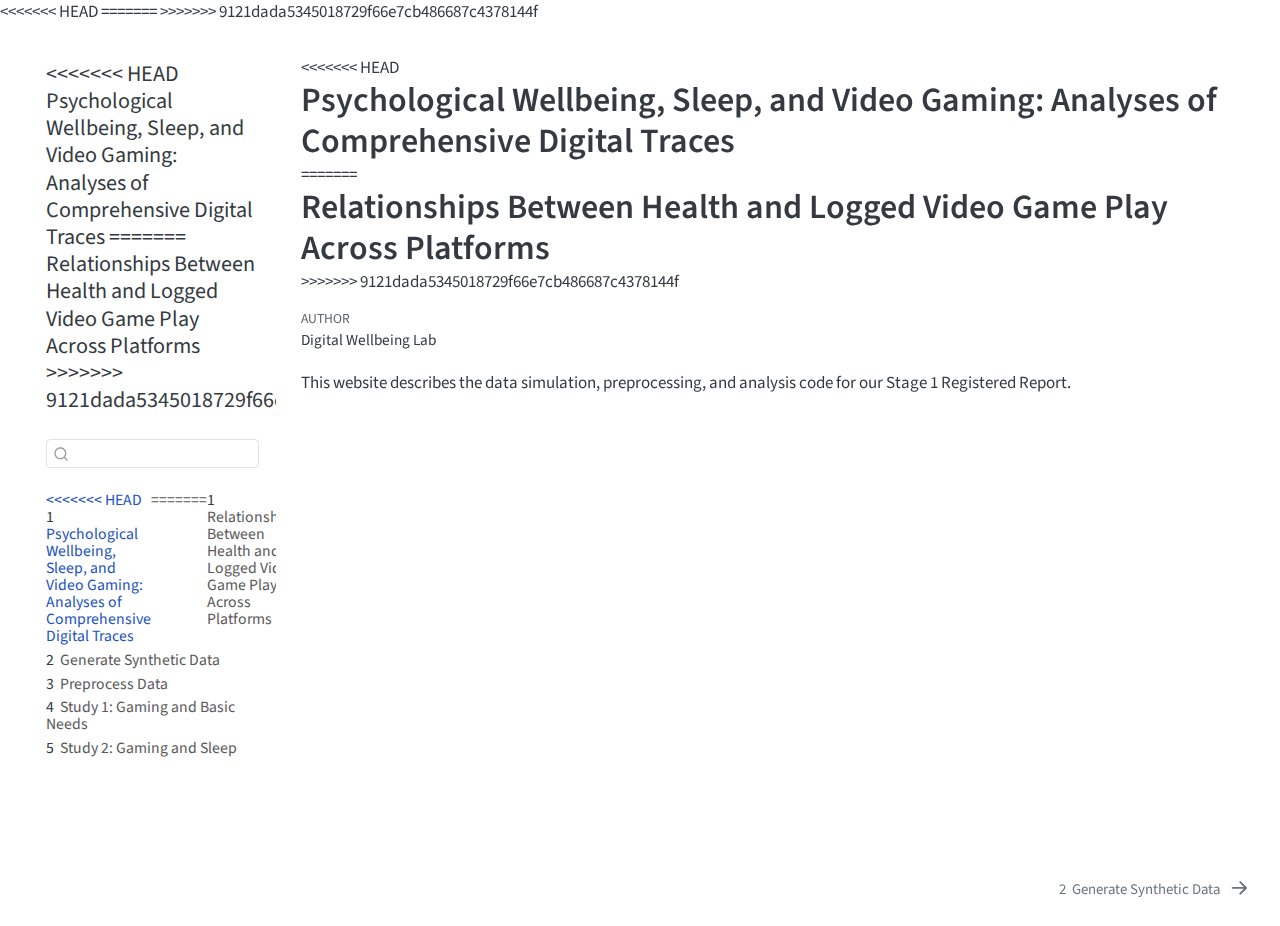
<file: docs/index.html>
<!DOCTYPE html>
<html xmlns="http://www.w3.org/1999/xhtml" lang="en" xml:lang="en"><head>

<meta charset="utf-8">
<meta name="generator" content="quarto-1.4.549">

<meta name="viewport" content="width=device-width, initial-scale=1.0, user-scalable=yes">

<meta name="author" content="Digital Wellbeing Lab">

<<<<<<< HEAD
<title>Psychological Wellbeing, Sleep, and Video Gaming: Analyses of Comprehensive Digital Traces</title>
=======
<title>Relationships Between Health and Logged Video Game Play Across Platforms</title>
>>>>>>> 9121dada5345018729f66e7cb486687c4378144f
<style>
code{white-space: pre-wrap;}
span.smallcaps{font-variant: small-caps;}
div.columns{display: flex; gap: min(4vw, 1.5em);}
div.column{flex: auto; overflow-x: auto;}
div.hanging-indent{margin-left: 1.5em; text-indent: -1.5em;}
ul.task-list{list-style: none;}
ul.task-list li input[type="checkbox"] {
  width: 0.8em;
  margin: 0 0.8em 0.2em -1em; /* quarto-specific, see https://github.com/quarto-dev/quarto-cli/issues/4556 */ 
  vertical-align: middle;
}
</style>


<script src="site_libs/quarto-nav/quarto-nav.js"></script>
<script src="site_libs/quarto-nav/headroom.min.js"></script>
<script src="site_libs/clipboard/clipboard.min.js"></script>
<script src="site_libs/quarto-search/autocomplete.umd.js"></script>
<script src="site_libs/quarto-search/fuse.min.js"></script>
<script src="site_libs/quarto-search/quarto-search.js"></script>
<meta name="quarto:offset" content="./">
<link href="./0_generateSyntheticData.html" rel="next">
<script src="site_libs/quarto-html/quarto.js"></script>
<script src="site_libs/quarto-html/popper.min.js"></script>
<script src="site_libs/quarto-html/tippy.umd.min.js"></script>
<script src="site_libs/quarto-html/anchor.min.js"></script>
<link href="site_libs/quarto-html/tippy.css" rel="stylesheet">
<link href="site_libs/quarto-html/quarto-syntax-highlighting.css" rel="stylesheet" id="quarto-text-highlighting-styles">
<script src="site_libs/bootstrap/bootstrap.min.js"></script>
<link href="site_libs/bootstrap/bootstrap-icons.css" rel="stylesheet">
<link href="site_libs/bootstrap/bootstrap.min.css" rel="stylesheet" id="quarto-bootstrap" data-mode="light">
<script id="quarto-search-options" type="application/json">{
  "location": "sidebar",
  "copy-button": false,
  "collapse-after": 3,
  "panel-placement": "start",
  "type": "textbox",
  "limit": 50,
  "keyboard-shortcut": [
    "f",
    "/",
    "s"
  ],
  "show-item-context": false,
  "language": {
    "search-no-results-text": "No results",
    "search-matching-documents-text": "matching documents",
    "search-copy-link-title": "Copy link to search",
    "search-hide-matches-text": "Hide additional matches",
    "search-more-match-text": "more match in this document",
    "search-more-matches-text": "more matches in this document",
    "search-clear-button-title": "Clear",
    "search-text-placeholder": "",
    "search-detached-cancel-button-title": "Cancel",
    "search-submit-button-title": "Submit",
    "search-label": "Search"
  }
}</script>


</head>

<body class="nav-sidebar floating">

<div id="quarto-search-results"></div>
  <header id="quarto-header" class="headroom fixed-top">
  <nav class="quarto-secondary-nav">
    <div class="container-fluid d-flex">
      <button type="button" class="quarto-btn-toggle btn" data-bs-toggle="collapse" data-bs-target=".quarto-sidebar-collapse-item" aria-controls="quarto-sidebar" aria-expanded="false" aria-label="Toggle sidebar navigation" onclick="if (window.quartoToggleHeadroom) { window.quartoToggleHeadroom(); }">
        <i class="bi bi-layout-text-sidebar-reverse"></i>
      </button>
<<<<<<< HEAD
        <nav class="quarto-page-breadcrumbs" aria-label="breadcrumb"><ol class="breadcrumb"><li class="breadcrumb-item"><a href="./index.html"><span class="chapter-number">1</span>&nbsp; <span class="chapter-title">Psychological Wellbeing, Sleep, and Video Gaming: Analyses of Comprehensive Digital Traces</span></a></li></ol></nav>
=======
        <nav class="quarto-page-breadcrumbs" aria-label="breadcrumb"><ol class="breadcrumb"><li class="breadcrumb-item"><a href="./index.html"><span class="chapter-number">1</span>&nbsp; <span class="chapter-title">Relationships Between Health and Logged Video Game Play Across Platforms</span></a></li></ol></nav>
>>>>>>> 9121dada5345018729f66e7cb486687c4378144f
        <a class="flex-grow-1" role="button" data-bs-toggle="collapse" data-bs-target=".quarto-sidebar-collapse-item" aria-controls="quarto-sidebar" aria-expanded="false" aria-label="Toggle sidebar navigation" onclick="if (window.quartoToggleHeadroom) { window.quartoToggleHeadroom(); }">      
        </a>
      <button type="button" class="btn quarto-search-button" aria-label="" onclick="window.quartoOpenSearch();">
        <i class="bi bi-search"></i>
      </button>
    </div>
  </nav>
</header>
<!-- content -->
<div id="quarto-content" class="quarto-container page-columns page-rows-contents page-layout-full">
<!-- sidebar -->
  <nav id="quarto-sidebar" class="sidebar collapse collapse-horizontal quarto-sidebar-collapse-item sidebar-navigation floating overflow-auto">
    <div class="pt-lg-2 mt-2 text-left sidebar-header">
    <div class="sidebar-title mb-0 py-0">
<<<<<<< HEAD
      <a href="./">Psychological Wellbeing, Sleep, and Video Gaming: Analyses of Comprehensive Digital Traces</a> 
=======
      <a href="./">Relationships Between Health and Logged Video Game Play Across Platforms</a> 
>>>>>>> 9121dada5345018729f66e7cb486687c4378144f
    </div>
      </div>
        <div class="mt-2 flex-shrink-0 align-items-center">
        <div class="sidebar-search">
        <div id="quarto-search" class="" title="Search"></div>
        </div>
        </div>
    <div class="sidebar-menu-container"> 
    <ul class="list-unstyled mt-1">
        <li class="sidebar-item">
  <div class="sidebar-item-container"> 
  <a href="./index.html" class="sidebar-item-text sidebar-link active">
<<<<<<< HEAD
 <span class="menu-text"><span class="chapter-number">1</span>&nbsp; <span class="chapter-title">Psychological Wellbeing, Sleep, and Video Gaming: Analyses of Comprehensive Digital Traces</span></span></a>
=======
 <span class="menu-text"><span class="chapter-number">1</span>&nbsp; <span class="chapter-title">Relationships Between Health and Logged Video Game Play Across Platforms</span></span></a>
>>>>>>> 9121dada5345018729f66e7cb486687c4378144f
  </div>
</li>
        <li class="sidebar-item">
  <div class="sidebar-item-container"> 
  <a href="./0_generateSyntheticData.html" class="sidebar-item-text sidebar-link">
 <span class="menu-text"><span class="chapter-number">2</span>&nbsp; <span class="chapter-title">Generate Synthetic Data</span></span></a>
  </div>
</li>
        <li class="sidebar-item">
  <div class="sidebar-item-container"> 
  <a href="./1_preprocess.html" class="sidebar-item-text sidebar-link">
 <span class="menu-text"><span class="chapter-number">3</span>&nbsp; <span class="chapter-title">Preprocess Data</span></span></a>
  </div>
</li>
        <li class="sidebar-item">
  <div class="sidebar-item-container"> 
  <a href="./2_basicNeeds.html" class="sidebar-item-text sidebar-link">
 <span class="menu-text"><span class="chapter-number">4</span>&nbsp; <span class="chapter-title">Study 1: Gaming and Basic Needs</span></span></a>
  </div>
</li>
        <li class="sidebar-item">
  <div class="sidebar-item-container"> 
  <a href="./3_sleep.html" class="sidebar-item-text sidebar-link">
 <span class="menu-text"><span class="chapter-number">5</span>&nbsp; <span class="chapter-title">Study 2: Gaming and Sleep</span></span></a>
  </div>
</li>
    </ul>
    </div>
</nav>
<div id="quarto-sidebar-glass" class="quarto-sidebar-collapse-item" data-bs-toggle="collapse" data-bs-target=".quarto-sidebar-collapse-item"></div>
<!-- margin-sidebar -->
    <div id="quarto-margin-sidebar" class="sidebar margin-sidebar zindex-bottom">
        
    </div>
<!-- main -->
<main class="content column-page-right" id="quarto-document-content">

<header id="title-block-header" class="quarto-title-block default">
<div class="quarto-title">
<<<<<<< HEAD
<h1 class="title">Psychological Wellbeing, Sleep, and Video Gaming: Analyses of Comprehensive Digital Traces</h1>
=======
<h1 class="title">Relationships Between Health and Logged Video Game Play Across Platforms</h1>
>>>>>>> 9121dada5345018729f66e7cb486687c4378144f
</div>



<div class="quarto-title-meta column-page-right">

    <div>
    <div class="quarto-title-meta-heading">Author</div>
    <div class="quarto-title-meta-contents">
             <p>Digital Wellbeing Lab </p>
          </div>
  </div>
    
  
    
  </div>
  


</header>


<p>This website describes the data simulation, preprocessing, and analysis code for our Stage 1 Registered Report.</p>



</main> <!-- /main -->
<script id="quarto-html-after-body" type="application/javascript">
window.document.addEventListener("DOMContentLoaded", function (event) {
  const toggleBodyColorMode = (bsSheetEl) => {
    const mode = bsSheetEl.getAttribute("data-mode");
    const bodyEl = window.document.querySelector("body");
    if (mode === "dark") {
      bodyEl.classList.add("quarto-dark");
      bodyEl.classList.remove("quarto-light");
    } else {
      bodyEl.classList.add("quarto-light");
      bodyEl.classList.remove("quarto-dark");
    }
  }
  const toggleBodyColorPrimary = () => {
    const bsSheetEl = window.document.querySelector("link#quarto-bootstrap");
    if (bsSheetEl) {
      toggleBodyColorMode(bsSheetEl);
    }
  }
  toggleBodyColorPrimary();  
  const icon = "";
  const anchorJS = new window.AnchorJS();
  anchorJS.options = {
    placement: 'right',
    icon: icon
  };
  anchorJS.add('.anchored');
  const isCodeAnnotation = (el) => {
    for (const clz of el.classList) {
      if (clz.startsWith('code-annotation-')) {                     
        return true;
      }
    }
    return false;
  }
  const clipboard = new window.ClipboardJS('.code-copy-button', {
    text: function(trigger) {
      const codeEl = trigger.previousElementSibling.cloneNode(true);
      for (const childEl of codeEl.children) {
        if (isCodeAnnotation(childEl)) {
          childEl.remove();
        }
      }
      return codeEl.innerText;
    }
  });
  clipboard.on('success', function(e) {
    // button target
    const button = e.trigger;
    // don't keep focus
    button.blur();
    // flash "checked"
    button.classList.add('code-copy-button-checked');
    var currentTitle = button.getAttribute("title");
    button.setAttribute("title", "Copied!");
    let tooltip;
    if (window.bootstrap) {
      button.setAttribute("data-bs-toggle", "tooltip");
      button.setAttribute("data-bs-placement", "left");
      button.setAttribute("data-bs-title", "Copied!");
      tooltip = new bootstrap.Tooltip(button, 
        { trigger: "manual", 
          customClass: "code-copy-button-tooltip",
          offset: [0, -8]});
      tooltip.show();    
    }
    setTimeout(function() {
      if (tooltip) {
        tooltip.hide();
        button.removeAttribute("data-bs-title");
        button.removeAttribute("data-bs-toggle");
        button.removeAttribute("data-bs-placement");
      }
      button.setAttribute("title", currentTitle);
      button.classList.remove('code-copy-button-checked');
    }, 1000);
    // clear code selection
    e.clearSelection();
  });
  function tippyHover(el, contentFn, onTriggerFn, onUntriggerFn) {
    const config = {
      allowHTML: true,
      maxWidth: 500,
      delay: 100,
      arrow: false,
      appendTo: function(el) {
          return el.parentElement;
      },
      interactive: true,
      interactiveBorder: 10,
      theme: 'quarto',
      placement: 'bottom-start',
    };
    if (contentFn) {
      config.content = contentFn;
    }
    if (onTriggerFn) {
      config.onTrigger = onTriggerFn;
    }
    if (onUntriggerFn) {
      config.onUntrigger = onUntriggerFn;
    }
    window.tippy(el, config); 
  }
  const noterefs = window.document.querySelectorAll('a[role="doc-noteref"]');
  for (var i=0; i<noterefs.length; i++) {
    const ref = noterefs[i];
    tippyHover(ref, function() {
      // use id or data attribute instead here
      let href = ref.getAttribute('data-footnote-href') || ref.getAttribute('href');
      try { href = new URL(href).hash; } catch {}
      const id = href.replace(/^#\/?/, "");
      const note = window.document.getElementById(id);
      return note.innerHTML;
    });
  }
  const xrefs = window.document.querySelectorAll('a.quarto-xref');
  const processXRef = (id, note) => {
    // Strip column container classes
    const stripColumnClz = (el) => {
      el.classList.remove("page-full", "page-columns");
      if (el.children) {
        for (const child of el.children) {
          stripColumnClz(child);
        }
      }
    }
    stripColumnClz(note)
    if (id === null || id.startsWith('sec-')) {
      // Special case sections, only their first couple elements
      const container = document.createElement("div");
      if (note.children && note.children.length > 2) {
        container.appendChild(note.children[0].cloneNode(true));
        for (let i = 1; i < note.children.length; i++) {
          const child = note.children[i];
          if (child.tagName === "P" && child.innerText === "") {
            continue;
          } else {
            container.appendChild(child.cloneNode(true));
            break;
          }
        }
        if (window.Quarto?.typesetMath) {
          window.Quarto.typesetMath(container);
        }
        return container.innerHTML
      } else {
        if (window.Quarto?.typesetMath) {
          window.Quarto.typesetMath(note);
        }
        return note.innerHTML;
      }
    } else {
      // Remove any anchor links if they are present
      const anchorLink = note.querySelector('a.anchorjs-link');
      if (anchorLink) {
        anchorLink.remove();
      }
      if (window.Quarto?.typesetMath) {
        window.Quarto.typesetMath(note);
      }
      // TODO in 1.5, we should make sure this works without a callout special case
      if (note.classList.contains("callout")) {
        return note.outerHTML;
      } else {
        return note.innerHTML;
      }
    }
  }
  for (var i=0; i<xrefs.length; i++) {
    const xref = xrefs[i];
    tippyHover(xref, undefined, function(instance) {
      instance.disable();
      let url = xref.getAttribute('href');
      let hash = undefined; 
      if (url.startsWith('#')) {
        hash = url;
      } else {
        try { hash = new URL(url).hash; } catch {}
      }
      if (hash) {
        const id = hash.replace(/^#\/?/, "");
        const note = window.document.getElementById(id);
        if (note !== null) {
          try {
            const html = processXRef(id, note.cloneNode(true));
            instance.setContent(html);
          } finally {
            instance.enable();
            instance.show();
          }
        } else {
          // See if we can fetch this
          fetch(url.split('#')[0])
          .then(res => res.text())
          .then(html => {
            const parser = new DOMParser();
            const htmlDoc = parser.parseFromString(html, "text/html");
            const note = htmlDoc.getElementById(id);
            if (note !== null) {
              const html = processXRef(id, note);
              instance.setContent(html);
            } 
          }).finally(() => {
            instance.enable();
            instance.show();
          });
        }
      } else {
        // See if we can fetch a full url (with no hash to target)
        // This is a special case and we should probably do some content thinning / targeting
        fetch(url)
        .then(res => res.text())
        .then(html => {
          const parser = new DOMParser();
          const htmlDoc = parser.parseFromString(html, "text/html");
          const note = htmlDoc.querySelector('main.content');
          if (note !== null) {
            // This should only happen for chapter cross references
            // (since there is no id in the URL)
            // remove the first header
            if (note.children.length > 0 && note.children[0].tagName === "HEADER") {
              note.children[0].remove();
            }
            const html = processXRef(null, note);
            instance.setContent(html);
          } 
        }).finally(() => {
          instance.enable();
          instance.show();
        });
      }
    }, function(instance) {
    });
  }
      let selectedAnnoteEl;
      const selectorForAnnotation = ( cell, annotation) => {
        let cellAttr = 'data-code-cell="' + cell + '"';
        let lineAttr = 'data-code-annotation="' +  annotation + '"';
        const selector = 'span[' + cellAttr + '][' + lineAttr + ']';
        return selector;
      }
      const selectCodeLines = (annoteEl) => {
        const doc = window.document;
        const targetCell = annoteEl.getAttribute("data-target-cell");
        const targetAnnotation = annoteEl.getAttribute("data-target-annotation");
        const annoteSpan = window.document.querySelector(selectorForAnnotation(targetCell, targetAnnotation));
        const lines = annoteSpan.getAttribute("data-code-lines").split(",");
        const lineIds = lines.map((line) => {
          return targetCell + "-" + line;
        })
        let top = null;
        let height = null;
        let parent = null;
        if (lineIds.length > 0) {
            //compute the position of the single el (top and bottom and make a div)
            const el = window.document.getElementById(lineIds[0]);
            top = el.offsetTop;
            height = el.offsetHeight;
            parent = el.parentElement.parentElement;
          if (lineIds.length > 1) {
            const lastEl = window.document.getElementById(lineIds[lineIds.length - 1]);
            const bottom = lastEl.offsetTop + lastEl.offsetHeight;
            height = bottom - top;
          }
          if (top !== null && height !== null && parent !== null) {
            // cook up a div (if necessary) and position it 
            let div = window.document.getElementById("code-annotation-line-highlight");
            if (div === null) {
              div = window.document.createElement("div");
              div.setAttribute("id", "code-annotation-line-highlight");
              div.style.position = 'absolute';
              parent.appendChild(div);
            }
            div.style.top = top - 2 + "px";
            div.style.height = height + 4 + "px";
            div.style.left = 0;
            let gutterDiv = window.document.getElementById("code-annotation-line-highlight-gutter");
            if (gutterDiv === null) {
              gutterDiv = window.document.createElement("div");
              gutterDiv.setAttribute("id", "code-annotation-line-highlight-gutter");
              gutterDiv.style.position = 'absolute';
              const codeCell = window.document.getElementById(targetCell);
              const gutter = codeCell.querySelector('.code-annotation-gutter');
              gutter.appendChild(gutterDiv);
            }
            gutterDiv.style.top = top - 2 + "px";
            gutterDiv.style.height = height + 4 + "px";
          }
          selectedAnnoteEl = annoteEl;
        }
      };
      const unselectCodeLines = () => {
        const elementsIds = ["code-annotation-line-highlight", "code-annotation-line-highlight-gutter"];
        elementsIds.forEach((elId) => {
          const div = window.document.getElementById(elId);
          if (div) {
            div.remove();
          }
        });
        selectedAnnoteEl = undefined;
      };
        // Handle positioning of the toggle
    window.addEventListener(
      "resize",
      throttle(() => {
        elRect = undefined;
        if (selectedAnnoteEl) {
          selectCodeLines(selectedAnnoteEl);
        }
      }, 10)
    );
    function throttle(fn, ms) {
    let throttle = false;
    let timer;
      return (...args) => {
        if(!throttle) { // first call gets through
            fn.apply(this, args);
            throttle = true;
        } else { // all the others get throttled
            if(timer) clearTimeout(timer); // cancel #2
            timer = setTimeout(() => {
              fn.apply(this, args);
              timer = throttle = false;
            }, ms);
        }
      };
    }
      // Attach click handler to the DT
      const annoteDls = window.document.querySelectorAll('dt[data-target-cell]');
      for (const annoteDlNode of annoteDls) {
        annoteDlNode.addEventListener('click', (event) => {
          const clickedEl = event.target;
          if (clickedEl !== selectedAnnoteEl) {
            unselectCodeLines();
            const activeEl = window.document.querySelector('dt[data-target-cell].code-annotation-active');
            if (activeEl) {
              activeEl.classList.remove('code-annotation-active');
            }
            selectCodeLines(clickedEl);
            clickedEl.classList.add('code-annotation-active');
          } else {
            // Unselect the line
            unselectCodeLines();
            clickedEl.classList.remove('code-annotation-active');
          }
        });
      }
  const findCites = (el) => {
    const parentEl = el.parentElement;
    if (parentEl) {
      const cites = parentEl.dataset.cites;
      if (cites) {
        return {
          el,
          cites: cites.split(' ')
        };
      } else {
        return findCites(el.parentElement)
      }
    } else {
      return undefined;
    }
  };
  var bibliorefs = window.document.querySelectorAll('a[role="doc-biblioref"]');
  for (var i=0; i<bibliorefs.length; i++) {
    const ref = bibliorefs[i];
    const citeInfo = findCites(ref);
    if (citeInfo) {
      tippyHover(citeInfo.el, function() {
        var popup = window.document.createElement('div');
        citeInfo.cites.forEach(function(cite) {
          var citeDiv = window.document.createElement('div');
          citeDiv.classList.add('hanging-indent');
          citeDiv.classList.add('csl-entry');
          var biblioDiv = window.document.getElementById('ref-' + cite);
          if (biblioDiv) {
            citeDiv.innerHTML = biblioDiv.innerHTML;
          }
          popup.appendChild(citeDiv);
        });
        return popup.innerHTML;
      });
    }
  }
});
</script>
<nav class="page-navigation column-page-right">
  <div class="nav-page nav-page-previous">
  </div>
  <div class="nav-page nav-page-next">
      <a href="./0_generateSyntheticData.html" class="pagination-link" aria-label="<span class='chapter-number'>2</span>&nbsp; <span class='chapter-title'>Generate Synthetic Data</span>">
        <span class="nav-page-text"><span class="chapter-number">2</span>&nbsp; <span class="chapter-title">Generate Synthetic Data</span></span> <i class="bi bi-arrow-right-short"></i>
      </a>
  </div>
</nav>
</div> <!-- /content -->




</body></html>
</file>
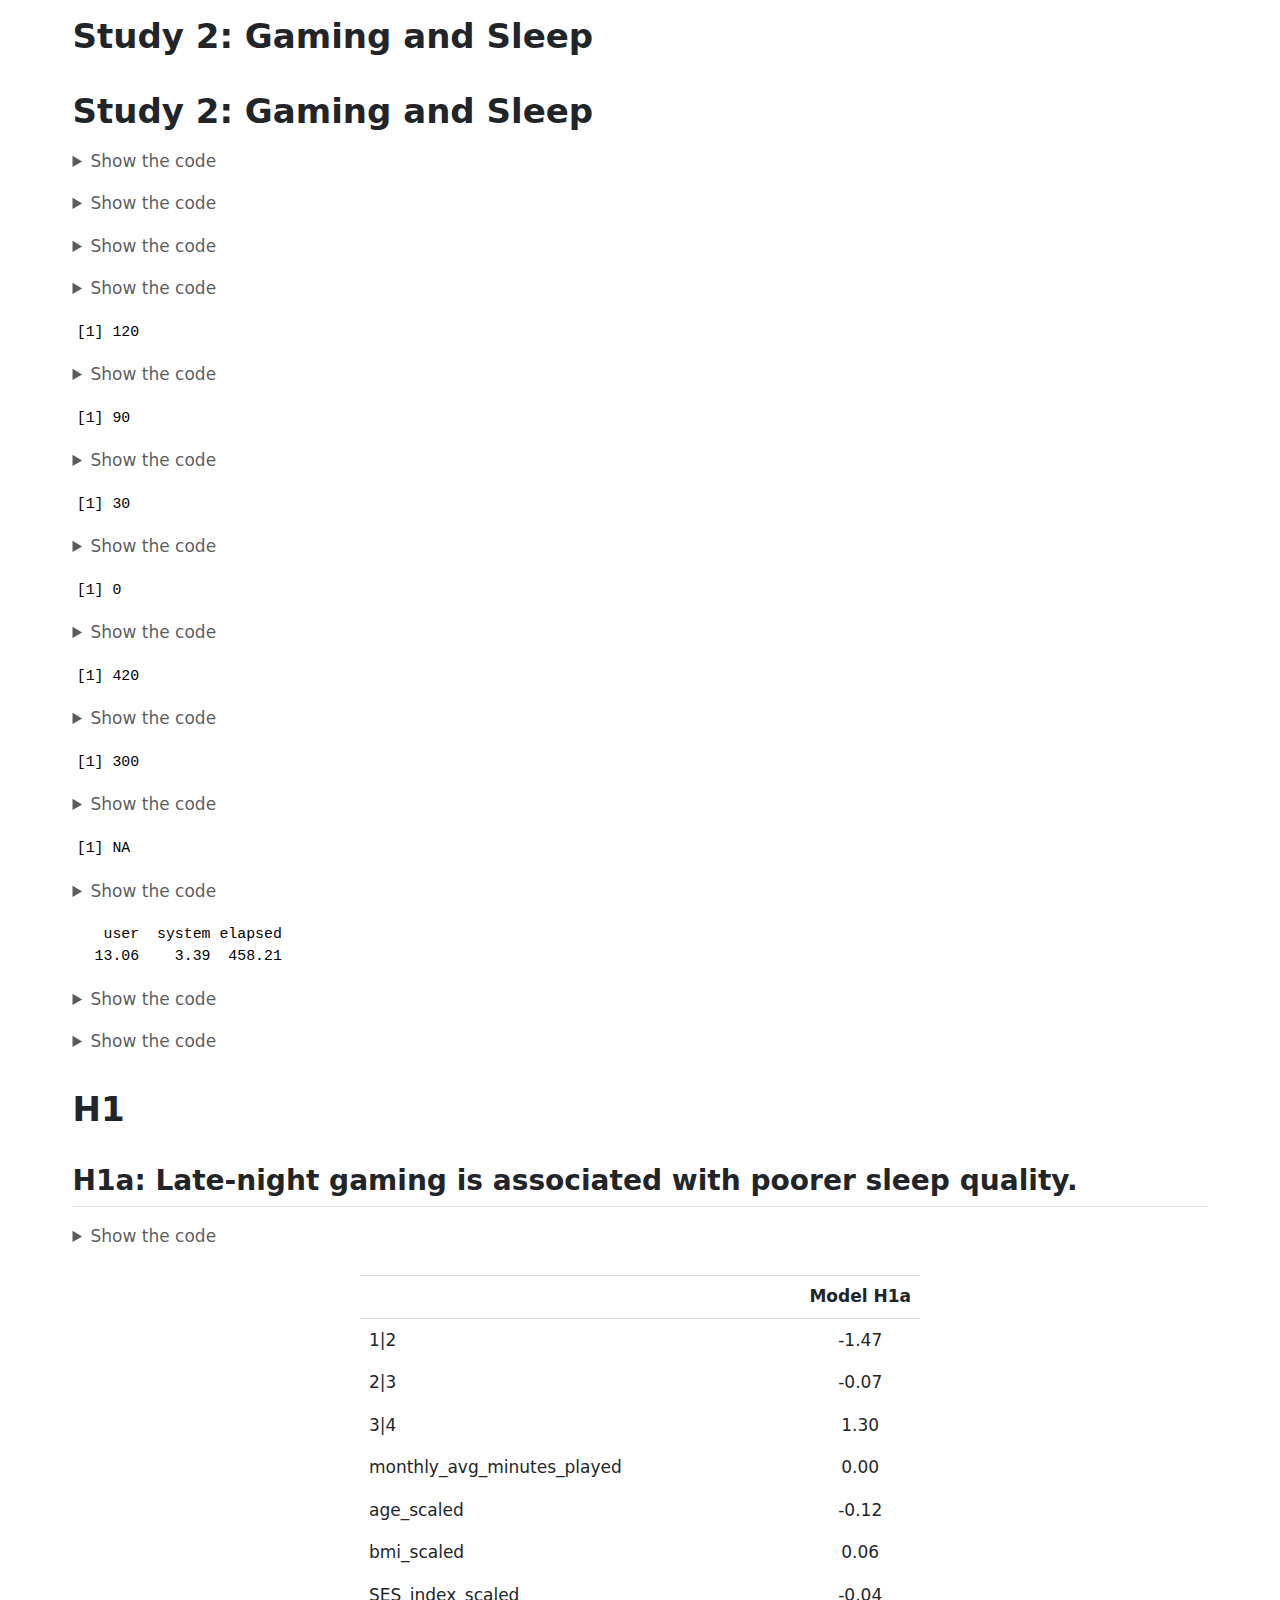
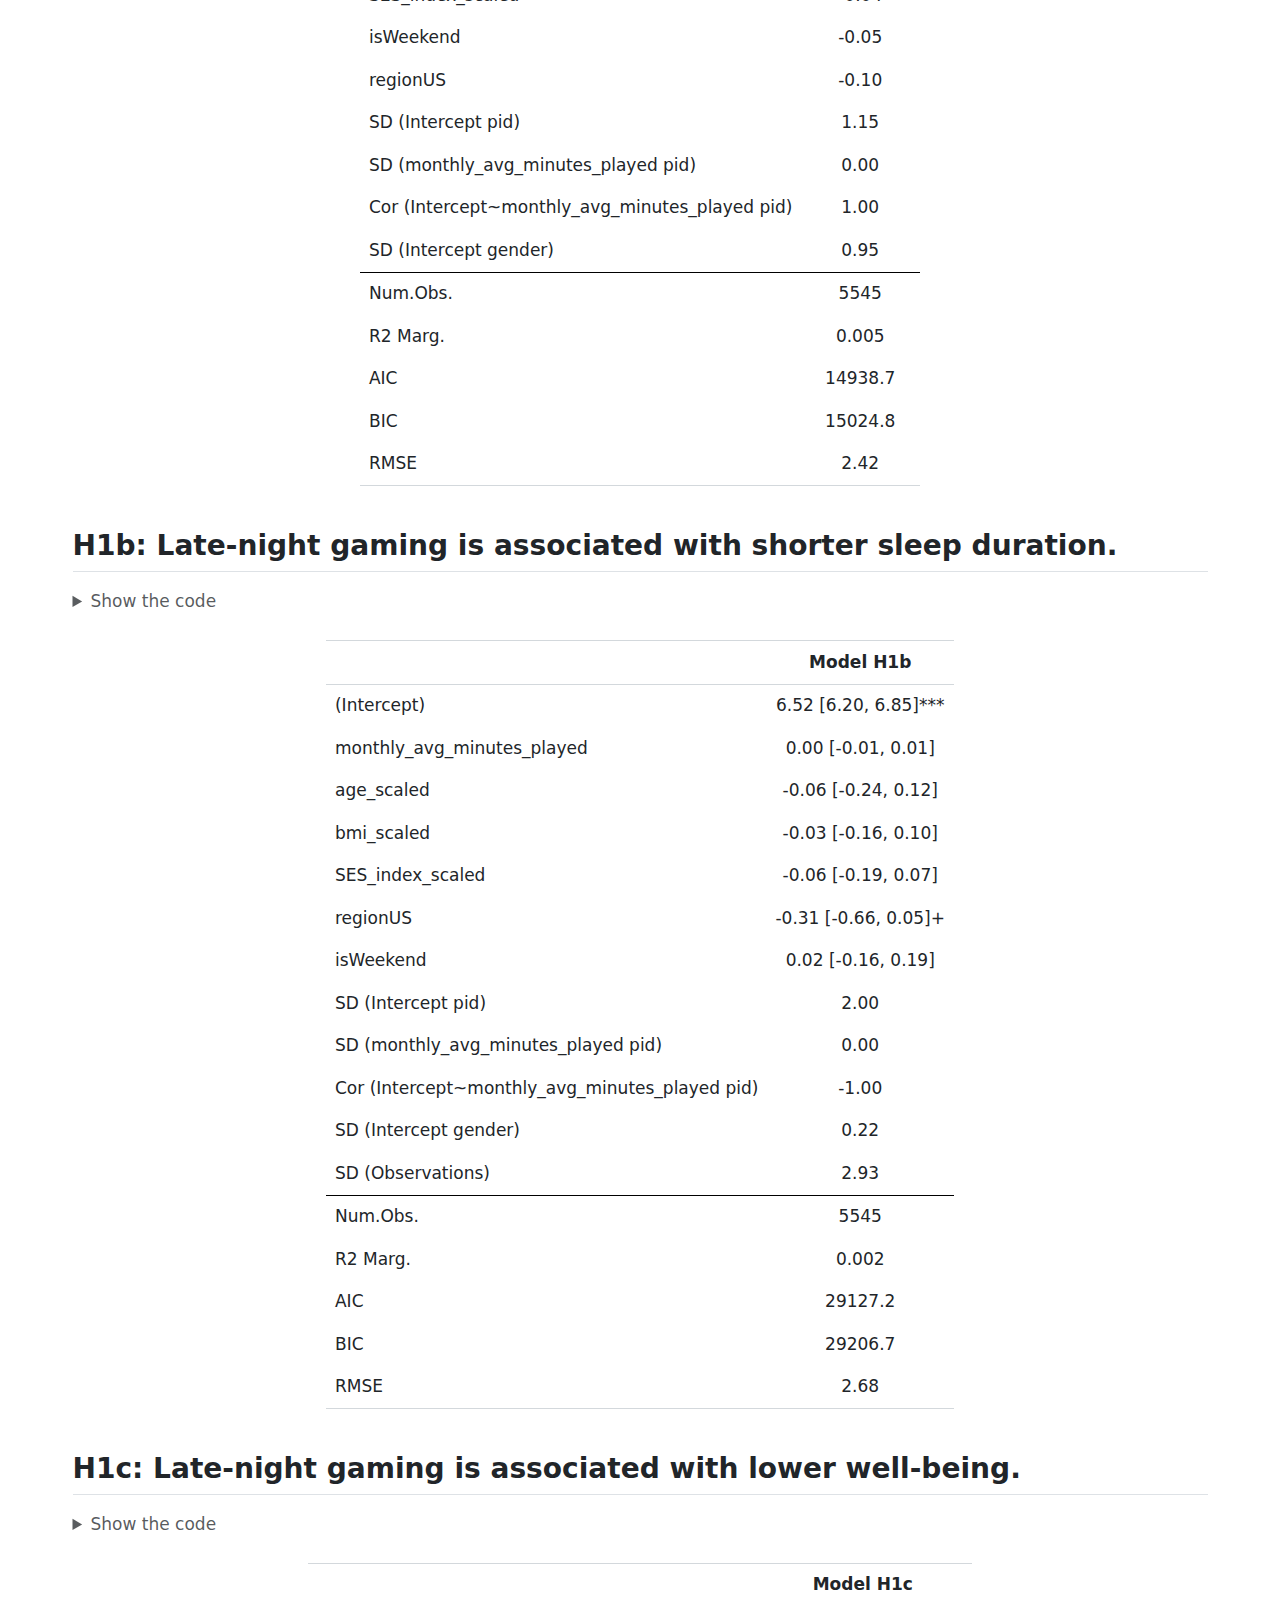
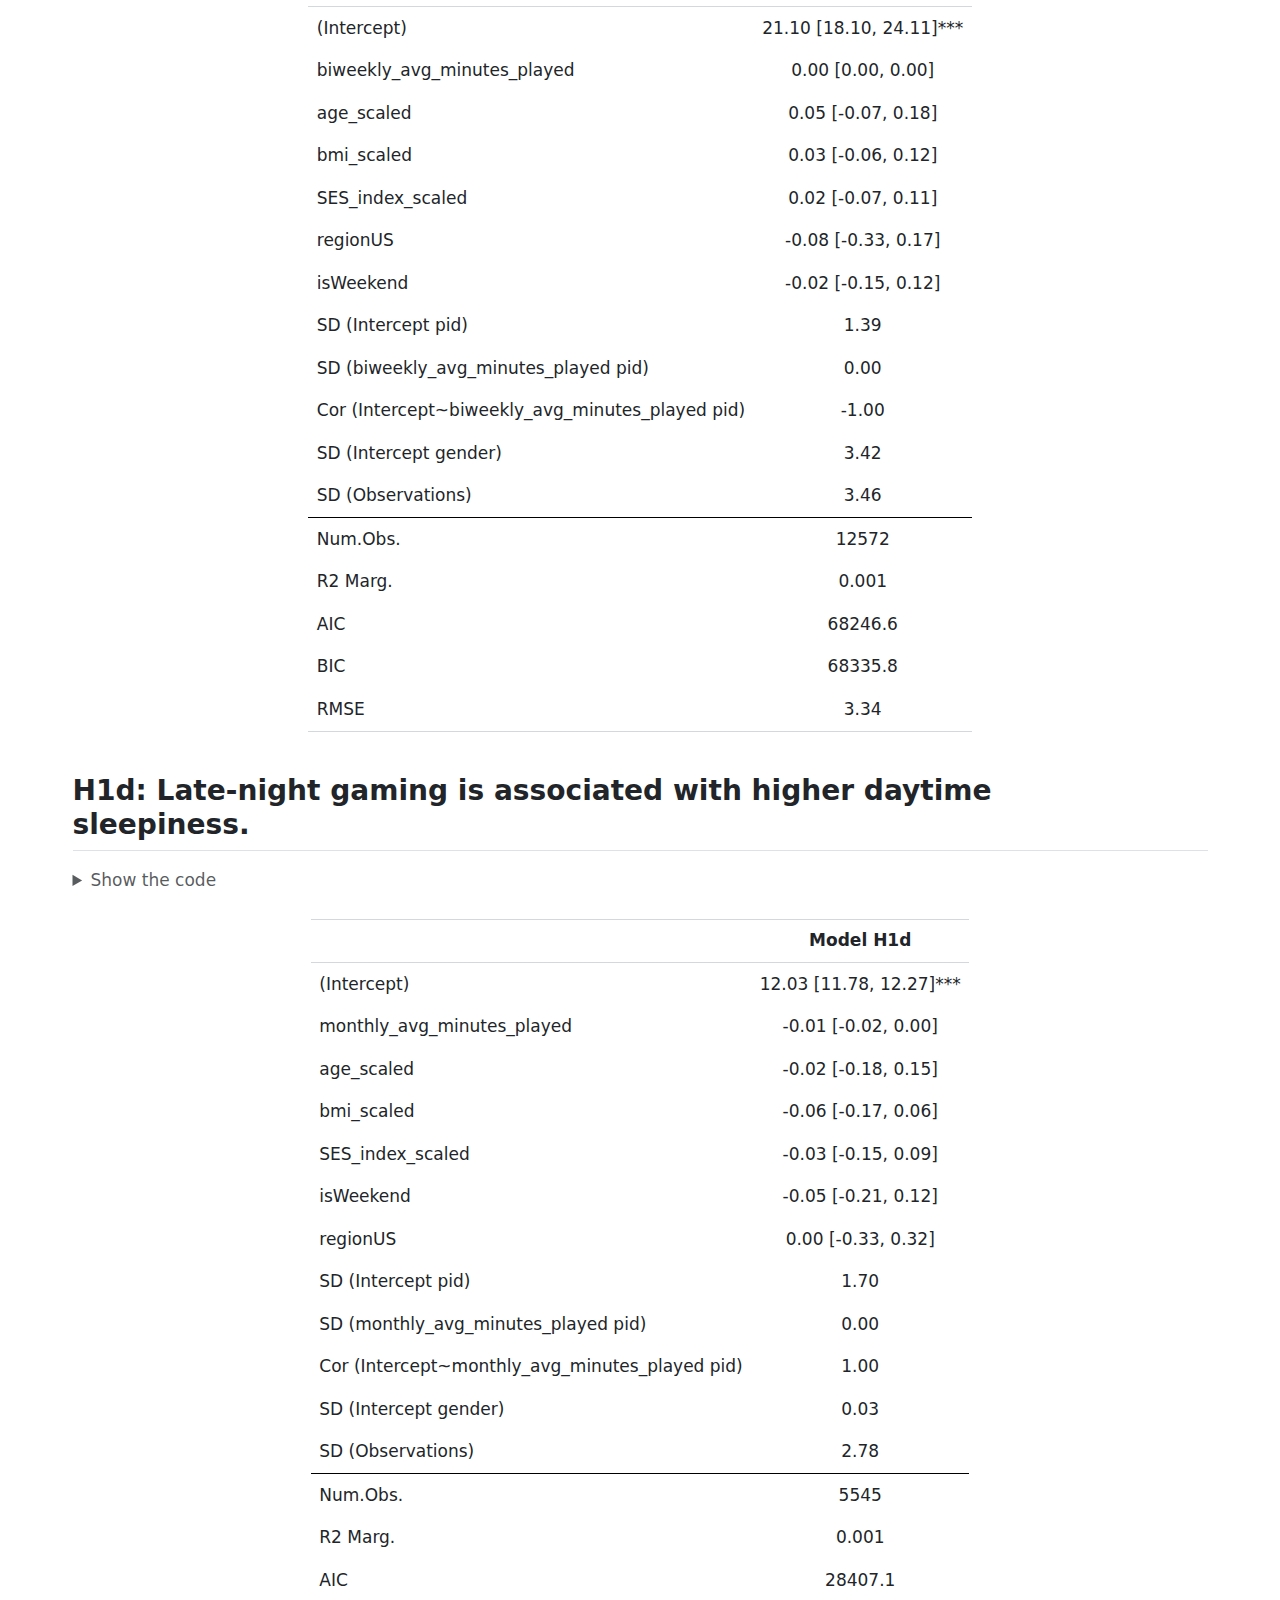
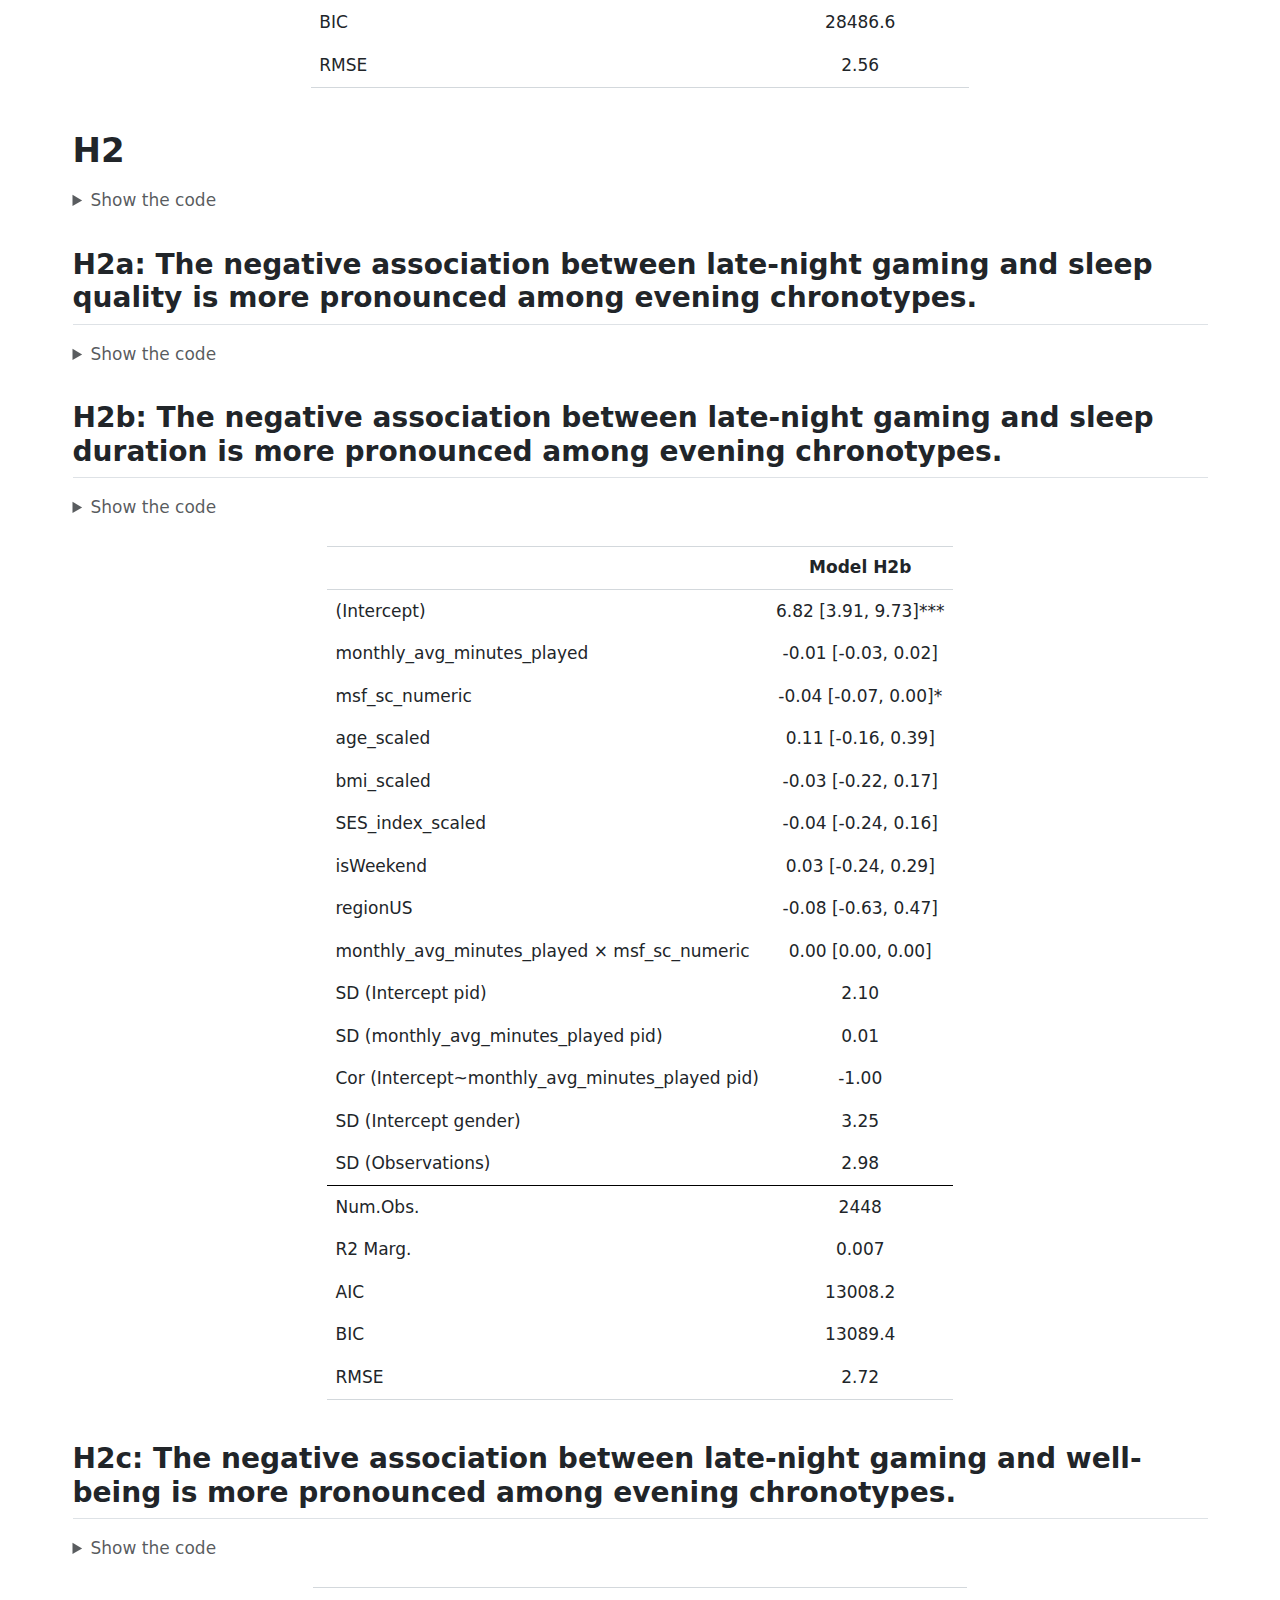
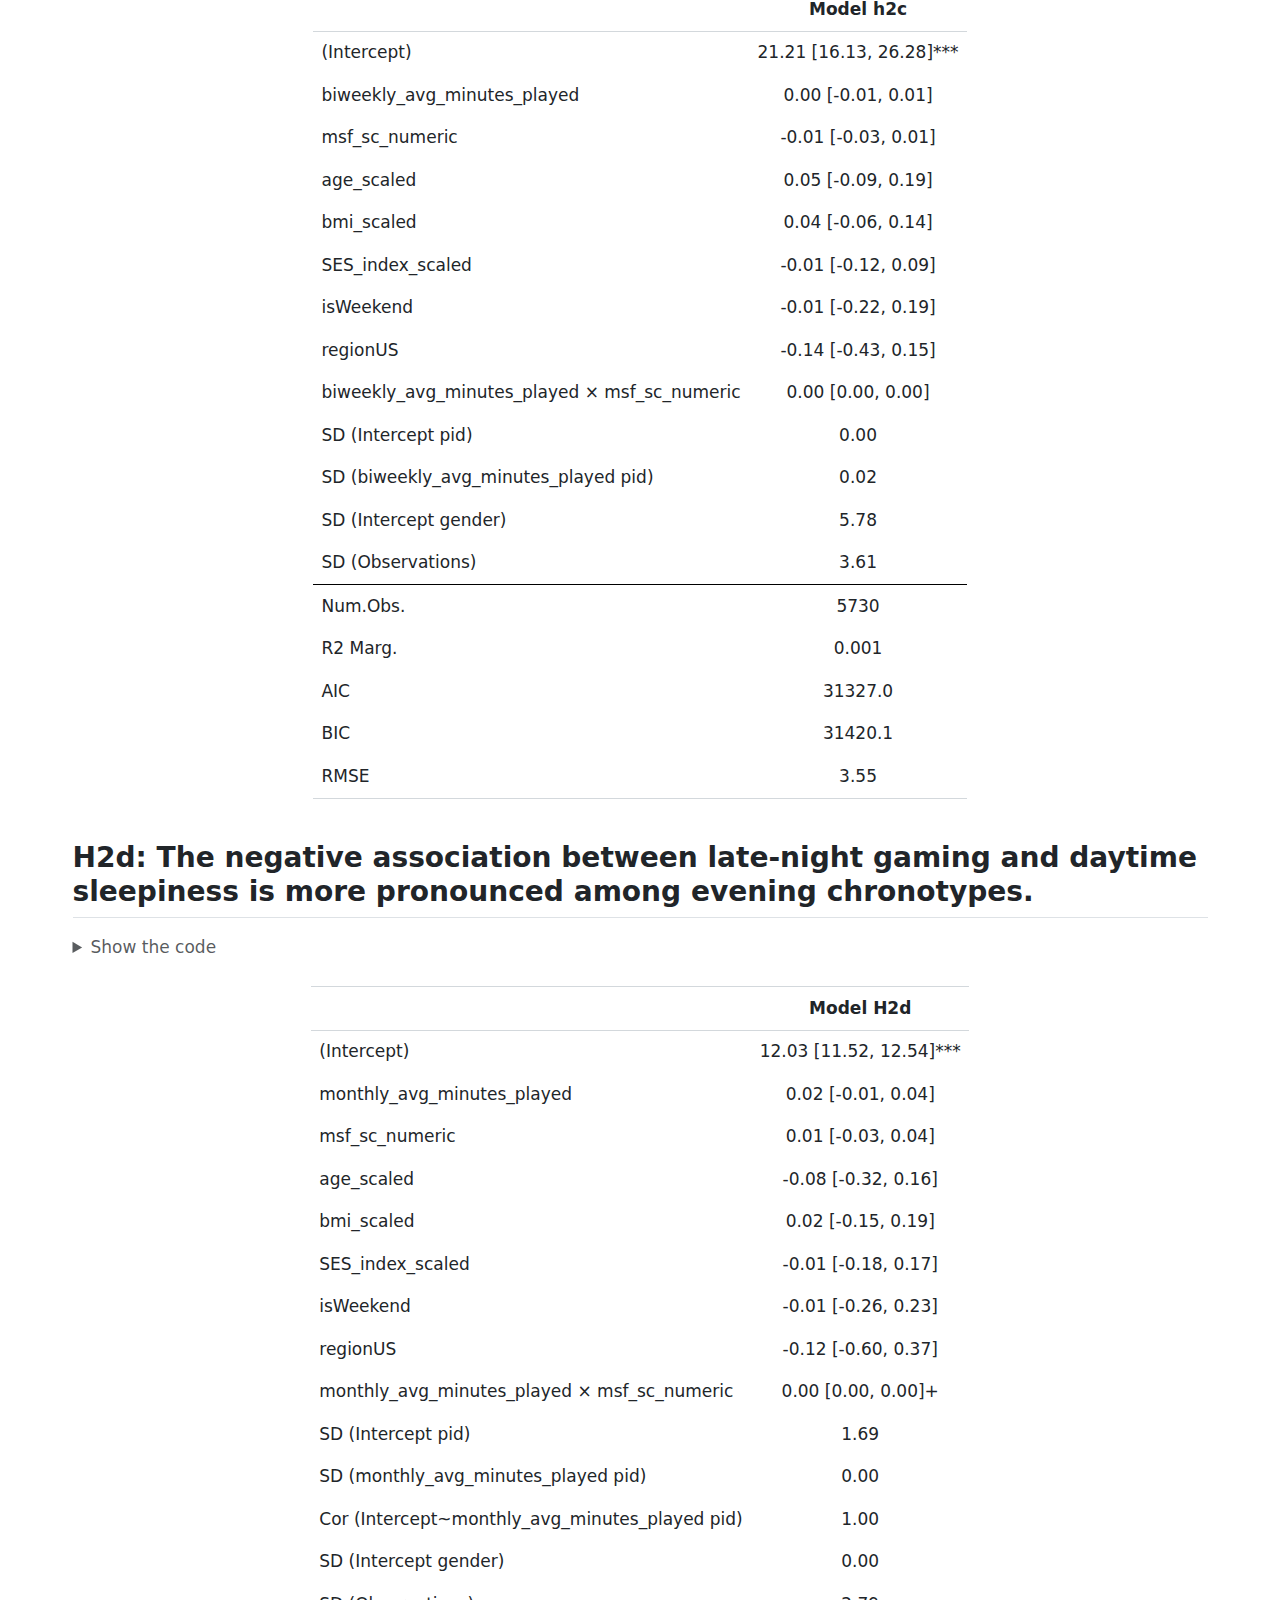
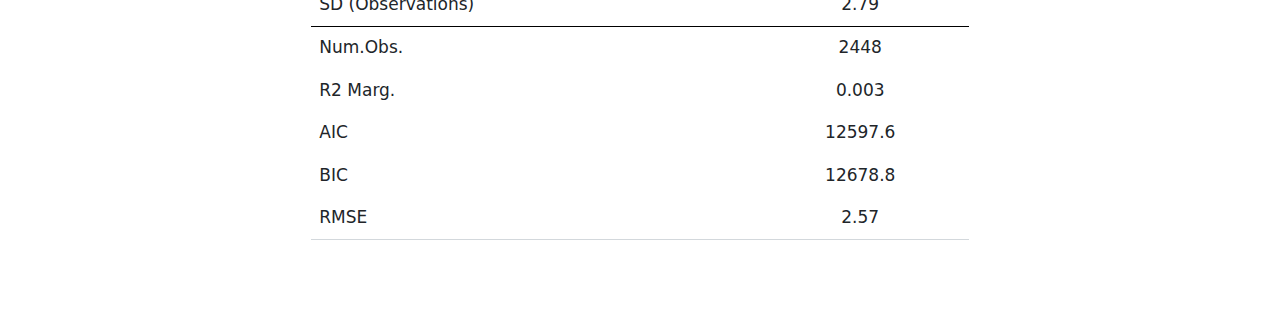
<file: 3_sleep.html>
<!DOCTYPE html>
<html xmlns="http://www.w3.org/1999/xhtml" lang="en" xml:lang="en"><head>

<meta charset="utf-8">
<meta name="generator" content="quarto-1.4.555">

<meta name="viewport" content="width=device-width, initial-scale=1.0, user-scalable=yes">


<title>Study 2: Gaming and Sleep</title>
<style>
code{white-space: pre-wrap;}
span.smallcaps{font-variant: small-caps;}
div.columns{display: flex; gap: min(4vw, 1.5em);}
div.column{flex: auto; overflow-x: auto;}
div.hanging-indent{margin-left: 1.5em; text-indent: -1.5em;}
ul.task-list{list-style: none;}
ul.task-list li input[type="checkbox"] {
  width: 0.8em;
  margin: 0 0.8em 0.2em -1em; /* quarto-specific, see https://github.com/quarto-dev/quarto-cli/issues/4556 */ 
  vertical-align: middle;
}
/* CSS for syntax highlighting */
pre > code.sourceCode { white-space: pre; position: relative; }
pre > code.sourceCode > span { line-height: 1.25; }
pre > code.sourceCode > span:empty { height: 1.2em; }
.sourceCode { overflow: visible; }
code.sourceCode > span { color: inherit; text-decoration: inherit; }
div.sourceCode { margin: 1em 0; }
pre.sourceCode { margin: 0; }
@media screen {
div.sourceCode { overflow: auto; }
}
@media print {
pre > code.sourceCode { white-space: pre-wrap; }
pre > code.sourceCode > span { text-indent: -5em; padding-left: 5em; }
}
pre.numberSource code
  { counter-reset: source-line 0; }
pre.numberSource code > span
  { position: relative; left: -4em; counter-increment: source-line; }
pre.numberSource code > span > a:first-child::before
  { content: counter(source-line);
    position: relative; left: -1em; text-align: right; vertical-align: baseline;
    border: none; display: inline-block;
    -webkit-touch-callout: none; -webkit-user-select: none;
    -khtml-user-select: none; -moz-user-select: none;
    -ms-user-select: none; user-select: none;
    padding: 0 4px; width: 4em;
  }
pre.numberSource { margin-left: 3em;  padding-left: 4px; }
div.sourceCode
  {   }
@media screen {
pre > code.sourceCode > span > a:first-child::before { text-decoration: underline; }
}
</style>


<script src="3_sleep_files/libs/clipboard/clipboard.min.js"></script>
<script src="3_sleep_files/libs/quarto-html/quarto.js"></script>
<script src="3_sleep_files/libs/quarto-html/popper.min.js"></script>
<script src="3_sleep_files/libs/quarto-html/tippy.umd.min.js"></script>
<script src="3_sleep_files/libs/quarto-html/anchor.min.js"></script>
<link href="3_sleep_files/libs/quarto-html/tippy.css" rel="stylesheet">
<link href="3_sleep_files/libs/quarto-html/quarto-syntax-highlighting.css" rel="stylesheet" id="quarto-text-highlighting-styles">
<script src="3_sleep_files/libs/bootstrap/bootstrap.min.js"></script>
<link href="3_sleep_files/libs/bootstrap/bootstrap-icons.css" rel="stylesheet">
<link href="3_sleep_files/libs/bootstrap/bootstrap.min.css" rel="stylesheet" id="quarto-bootstrap" data-mode="light">


</head>

<body>

<div id="quarto-content" class="page-columns page-rows-contents page-layout-full">

<main class="content column-page" id="quarto-document-content">

<header id="title-block-header" class="quarto-title-block default">
<div class="quarto-title">
<h1 class="title">Study 2: Gaming and Sleep</h1>
</div>



<div class="quarto-title-meta column-page">

    
  
    
  </div>
  


</header>


<section id="study-2-gaming-and-sleep" class="level1">
<h1>Study 2: Gaming and Sleep</h1>
<div class="cell">
<details class="code-fold">
<summary>Show the code</summary>
<div class="sourceCode cell-code" id="cb1"><pre class="sourceCode r code-with-copy"><code class="sourceCode r"><span id="cb1-1"><a href="#cb1-1" aria-hidden="true" tabindex="-1"></a><span class="cf">if</span> (<span class="sc">!</span><span class="fu">require</span>(<span class="st">"pacman"</span>)) <span class="fu">install.packages</span>(<span class="st">"pacman"</span>)</span>
<span id="cb1-2"><a href="#cb1-2" aria-hidden="true" tabindex="-1"></a><span class="fu">library</span>(pacman)</span>
<span id="cb1-3"><a href="#cb1-3" aria-hidden="true" tabindex="-1"></a></span>
<span id="cb1-4"><a href="#cb1-4" aria-hidden="true" tabindex="-1"></a><span class="fu">p_load</span>(tidyverse, lme4, marginaleffects, glmmTMB, mice, ordinal, modelsummary, lubridate, mctq)</span>
<span id="cb1-5"><a href="#cb1-5" aria-hidden="true" tabindex="-1"></a></span>
<span id="cb1-6"><a href="#cb1-6" aria-hidden="true" tabindex="-1"></a>studyStartDate <span class="ot">&lt;-</span> <span class="fu">as_datetime</span>(<span class="st">"2024-05-01 00:00:00"</span>)</span></code><button title="Copy to Clipboard" class="code-copy-button"><i class="bi"></i></button></pre></div>
</details>
</div>
<div class="cell">
<details class="code-fold">
<summary>Show the code</summary>
<div class="sourceCode cell-code" id="cb2"><pre class="sourceCode r code-with-copy"><code class="sourceCode r"><span id="cb2-1"><a href="#cb2-1" aria-hidden="true" tabindex="-1"></a><span class="co"># data.diary &lt;- read_csv("data-synthetic/synDiaryClean.csv") # requires that the preprocessing script has been run</span></span>
<span id="cb2-2"><a href="#cb2-2" aria-hidden="true" tabindex="-1"></a><span class="co"># data.diary &lt;- readRDS("data-synthetic/synDiaryClean.rds") # requires that the preprocessing script has been run</span></span>
<span id="cb2-3"><a href="#cb2-3" aria-hidden="true" tabindex="-1"></a></span>
<span id="cb2-4"><a href="#cb2-4" aria-hidden="true" tabindex="-1"></a>data.panel <span class="ot">&lt;-</span> <span class="fu">readRDS</span>(<span class="st">"data-synthetic/synPanel.rds"</span>)</span>
<span id="cb2-5"><a href="#cb2-5" aria-hidden="true" tabindex="-1"></a>data.intake <span class="ot">&lt;-</span> <span class="fu">readRDS</span>(<span class="st">"data-synthetic/synIntake.rds"</span>)</span>
<span id="cb2-6"><a href="#cb2-6" aria-hidden="true" tabindex="-1"></a></span>
<span id="cb2-7"><a href="#cb2-7" aria-hidden="true" tabindex="-1"></a>data.nin <span class="ot">&lt;-</span> <span class="fu">readRDS</span>(<span class="st">"data-synthetic/synNintendo.rds"</span>)</span>
<span id="cb2-8"><a href="#cb2-8" aria-hidden="true" tabindex="-1"></a>data.xbox <span class="ot">&lt;-</span> <span class="fu">readRDS</span>(<span class="st">"data-synthetic/synXbox.rds"</span>)</span>
<span id="cb2-9"><a href="#cb2-9" aria-hidden="true" tabindex="-1"></a>data.steam <span class="ot">&lt;-</span> <span class="fu">readRDS</span>(<span class="st">"data-synthetic/synSteam.rds"</span>)</span>
<span id="cb2-10"><a href="#cb2-10" aria-hidden="true" tabindex="-1"></a><span class="co"># data.android &lt;- readRDS("data-synthetic/synAndroid.rds")</span></span>
<span id="cb2-11"><a href="#cb2-11" aria-hidden="true" tabindex="-1"></a><span class="co"># data.ios &lt;- readRDS("data-synthetic/syniOS.rds")</span></span></code><button title="Copy to Clipboard" class="code-copy-button"><i class="bi"></i></button></pre></div>
</details>
</div>
<div class="cell">
<details class="code-fold">
<summary>Show the code</summary>
<div class="sourceCode cell-code" id="cb3"><pre class="sourceCode r code-with-copy"><code class="sourceCode r"><span id="cb3-1"><a href="#cb3-1" aria-hidden="true" tabindex="-1"></a>data.nin.custom <span class="ot">&lt;-</span> data.nin <span class="sc">%&gt;%</span></span>
<span id="cb3-2"><a href="#cb3-2" aria-hidden="true" tabindex="-1"></a>  <span class="fu">mutate</span>(<span class="at">sessionEnd =</span> sessionStart <span class="sc">+</span> <span class="fu">minutes</span>(<span class="fu">as.integer</span>(duration)))</span>
<span id="cb3-3"><a href="#cb3-3" aria-hidden="true" tabindex="-1"></a></span>
<span id="cb3-4"><a href="#cb3-4" aria-hidden="true" tabindex="-1"></a>data.steam.custom <span class="ot">&lt;-</span> data.steam <span class="sc">%&gt;%</span></span>
<span id="cb3-5"><a href="#cb3-5" aria-hidden="true" tabindex="-1"></a>  <span class="fu">mutate</span>(<span class="at">sessionStart =</span> <span class="fu">as.POSIXct</span>(<span class="fu">paste</span>(date, hour), <span class="at">format =</span> <span class="st">"%Y-%m-%d %H"</span>), </span>
<span id="cb3-6"><a href="#cb3-6" aria-hidden="true" tabindex="-1"></a>         <span class="at">sessionEnd =</span> sessionStart<span class="sc">+</span><span class="fu">minutes</span>(<span class="fu">as.integer</span>(minutes)))</span>
<span id="cb3-7"><a href="#cb3-7" aria-hidden="true" tabindex="-1"></a></span>
<span id="cb3-8"><a href="#cb3-8" aria-hidden="true" tabindex="-1"></a>data.xbox.custom <span class="ot">&lt;-</span> data.xbox <span class="sc">%&gt;%</span></span>
<span id="cb3-9"><a href="#cb3-9" aria-hidden="true" tabindex="-1"></a>  <span class="fu">mutate</span>(<span class="at">sessionEnd =</span> sessionStart <span class="sc">+</span> <span class="fu">minutes</span>(<span class="fu">as.integer</span>(duration)))</span>
<span id="cb3-10"><a href="#cb3-10" aria-hidden="true" tabindex="-1"></a></span>
<span id="cb3-11"><a href="#cb3-11" aria-hidden="true" tabindex="-1"></a><span class="co"># going to ignore iOS for this study due to lack of temporal resolution</span></span>
<span id="cb3-12"><a href="#cb3-12" aria-hidden="true" tabindex="-1"></a></span>
<span id="cb3-13"><a href="#cb3-13" aria-hidden="true" tabindex="-1"></a><span class="co"># data.android.custom &lt;- data.android %&gt;% filter(category == "Games") %&gt;%</span></span>
<span id="cb3-14"><a href="#cb3-14" aria-hidden="true" tabindex="-1"></a><span class="co">#   mutate(time = sessionStart, sessionStart = ymd_hms(paste(date, sessionStart)), sessionEnd = sessionStart+minutes(as.integer(duration))) %&gt;% mutate(platform="Android")</span></span></code><button title="Copy to Clipboard" class="code-copy-button"><i class="bi"></i></button></pre></div>
</details>
</div>
<div class="cell">
<details class="code-fold">
<summary>Show the code</summary>
<div class="sourceCode cell-code" id="cb4"><pre class="sourceCode r code-with-copy"><code class="sourceCode r"><span id="cb4-1"><a href="#cb4-1" aria-hidden="true" tabindex="-1"></a><span class="fu">library</span>(lubridate)</span>
<span id="cb4-2"><a href="#cb4-2" aria-hidden="true" tabindex="-1"></a><span class="fu">library</span>(dplyr)</span>
<span id="cb4-3"><a href="#cb4-3" aria-hidden="true" tabindex="-1"></a></span>
<span id="cb4-4"><a href="#cb4-4" aria-hidden="true" tabindex="-1"></a>calculate_latenight_minutes <span class="ot">&lt;-</span> <span class="cf">function</span>(start_time, end_time, <span class="at">latenight_onset =</span> <span class="st">"23:00"</span>, <span class="at">latenight_offset =</span> <span class="st">"06:00"</span>) {</span>
<span id="cb4-5"><a href="#cb4-5" aria-hidden="true" tabindex="-1"></a>  </span>
<span id="cb4-6"><a href="#cb4-6" aria-hidden="true" tabindex="-1"></a>  <span class="cf">if</span> (<span class="fu">as.numeric</span>(<span class="fu">difftime</span>(end_time, start_time, <span class="at">units =</span> <span class="st">"days"</span>)) <span class="sc">&gt;</span> <span class="dv">1</span>) {</span>
<span id="cb4-7"><a href="#cb4-7" aria-hidden="true" tabindex="-1"></a>    <span class="fu">return</span>(<span class="cn">NA</span>)  <span class="co"># Return NA if the times are more than 1 day apart</span></span>
<span id="cb4-8"><a href="#cb4-8" aria-hidden="true" tabindex="-1"></a>  }</span>
<span id="cb4-9"><a href="#cb4-9" aria-hidden="true" tabindex="-1"></a>  </span>
<span id="cb4-10"><a href="#cb4-10" aria-hidden="true" tabindex="-1"></a>  <span class="co"># check if end_time and start_time are on the same day or not and store in a logical</span></span>
<span id="cb4-11"><a href="#cb4-11" aria-hidden="true" tabindex="-1"></a>  same_day <span class="ot">&lt;-</span> <span class="fu">as_date</span>(start_time) <span class="sc">==</span> <span class="fu">as_date</span>(end_time)</span>
<span id="cb4-12"><a href="#cb4-12" aria-hidden="true" tabindex="-1"></a>  </span>
<span id="cb4-13"><a href="#cb4-13" aria-hidden="true" tabindex="-1"></a>  <span class="cf">if</span>(<span class="sc">!</span>same_day){</span>
<span id="cb4-14"><a href="#cb4-14" aria-hidden="true" tabindex="-1"></a>    <span class="co"># Parse evening_time and morning_time</span></span>
<span id="cb4-15"><a href="#cb4-15" aria-hidden="true" tabindex="-1"></a>  latenight_onset <span class="ot">&lt;-</span> <span class="fu">hms</span>(<span class="fu">paste0</span>(latenight_onset, <span class="st">":00"</span>))</span>
<span id="cb4-16"><a href="#cb4-16" aria-hidden="true" tabindex="-1"></a>  latenight_offset <span class="ot">&lt;-</span> <span class="fu">hms</span>(<span class="fu">paste0</span>(latenight_offset, <span class="st">":00"</span>))</span>
<span id="cb4-17"><a href="#cb4-17" aria-hidden="true" tabindex="-1"></a>  </span>
<span id="cb4-18"><a href="#cb4-18" aria-hidden="true" tabindex="-1"></a>  <span class="co"># Function to create a datetime for the latenight boundary</span></span>
<span id="cb4-19"><a href="#cb4-19" aria-hidden="true" tabindex="-1"></a>  create_boundary <span class="ot">&lt;-</span> <span class="cf">function</span>(base_time, boundary_time) {</span>
<span id="cb4-20"><a href="#cb4-20" aria-hidden="true" tabindex="-1"></a>    result <span class="ot">&lt;-</span> <span class="fu">update</span>(base_time, <span class="at">hour =</span> <span class="fu">hour</span>(boundary_time), <span class="at">minute =</span> <span class="fu">minute</span>(boundary_time), <span class="at">second =</span> <span class="fu">second</span>(boundary_time))</span>
<span id="cb4-21"><a href="#cb4-21" aria-hidden="true" tabindex="-1"></a>    <span class="cf">if</span> (boundary_time <span class="sc">&lt;</span> latenight_onset <span class="sc">&amp;&amp;</span> <span class="fu">hms</span>(<span class="fu">format</span>(base_time, <span class="st">"%H:%M:%S"</span>)) <span class="sc">&gt;=</span> latenight_onset) {</span>
<span id="cb4-22"><a href="#cb4-22" aria-hidden="true" tabindex="-1"></a>      result <span class="ot">&lt;-</span> result <span class="sc">+</span> <span class="fu">days</span>(<span class="dv">1</span>)</span>
<span id="cb4-23"><a href="#cb4-23" aria-hidden="true" tabindex="-1"></a>    }</span>
<span id="cb4-24"><a href="#cb4-24" aria-hidden="true" tabindex="-1"></a>    result</span>
<span id="cb4-25"><a href="#cb4-25" aria-hidden="true" tabindex="-1"></a>  }</span>
<span id="cb4-26"><a href="#cb4-26" aria-hidden="true" tabindex="-1"></a>  </span>
<span id="cb4-27"><a href="#cb4-27" aria-hidden="true" tabindex="-1"></a>  <span class="co"># Create latenight start and end times</span></span>
<span id="cb4-28"><a href="#cb4-28" aria-hidden="true" tabindex="-1"></a>  latenight_start <span class="ot">&lt;-</span> <span class="fu">create_boundary</span>(start_time, latenight_onset)</span>
<span id="cb4-29"><a href="#cb4-29" aria-hidden="true" tabindex="-1"></a>  latenight_end <span class="ot">&lt;-</span> <span class="fu">create_boundary</span>(start_time, latenight_offset)</span>
<span id="cb4-30"><a href="#cb4-30" aria-hidden="true" tabindex="-1"></a>  </span>
<span id="cb4-31"><a href="#cb4-31" aria-hidden="true" tabindex="-1"></a>  <span class="co"># Adjust if latenight_end is before latenight_start (crosses midnight)</span></span>
<span id="cb4-32"><a href="#cb4-32" aria-hidden="true" tabindex="-1"></a>  <span class="cf">if</span> (latenight_end <span class="sc">&lt;=</span> latenight_start) {</span>
<span id="cb4-33"><a href="#cb4-33" aria-hidden="true" tabindex="-1"></a>    latenight_end <span class="ot">&lt;-</span> latenight_end <span class="sc">+</span> <span class="fu">days</span>(<span class="dv">1</span>)</span>
<span id="cb4-34"><a href="#cb4-34" aria-hidden="true" tabindex="-1"></a>  }</span>
<span id="cb4-35"><a href="#cb4-35" aria-hidden="true" tabindex="-1"></a>  </span>
<span id="cb4-36"><a href="#cb4-36" aria-hidden="true" tabindex="-1"></a>  <span class="co"># Calculate total latenight minutes</span></span>
<span id="cb4-37"><a href="#cb4-37" aria-hidden="true" tabindex="-1"></a>  total_minutes <span class="ot">&lt;-</span> <span class="dv">0</span></span>
<span id="cb4-38"><a href="#cb4-38" aria-hidden="true" tabindex="-1"></a>  current_start <span class="ot">&lt;-</span> start_time</span>
<span id="cb4-39"><a href="#cb4-39" aria-hidden="true" tabindex="-1"></a>  <span class="cf">while</span> (current_start <span class="sc">&lt;</span> end_time) {</span>
<span id="cb4-40"><a href="#cb4-40" aria-hidden="true" tabindex="-1"></a>    current_latenight_start <span class="ot">&lt;-</span> <span class="fu">max</span>(current_start, latenight_start)</span>
<span id="cb4-41"><a href="#cb4-41" aria-hidden="true" tabindex="-1"></a>    current_latenight_end <span class="ot">&lt;-</span> <span class="fu">min</span>(end_time, latenight_end)</span>
<span id="cb4-42"><a href="#cb4-42" aria-hidden="true" tabindex="-1"></a>    </span>
<span id="cb4-43"><a href="#cb4-43" aria-hidden="true" tabindex="-1"></a>    <span class="cf">if</span> (current_latenight_start <span class="sc">&lt;</span> current_latenight_end) {</span>
<span id="cb4-44"><a href="#cb4-44" aria-hidden="true" tabindex="-1"></a>      total_minutes <span class="ot">&lt;-</span> total_minutes <span class="sc">+</span> <span class="fu">as.numeric</span>(<span class="fu">difftime</span>(current_latenight_end, current_latenight_start, <span class="at">units =</span> <span class="st">"mins"</span>))</span>
<span id="cb4-45"><a href="#cb4-45" aria-hidden="true" tabindex="-1"></a>    }</span>
<span id="cb4-46"><a href="#cb4-46" aria-hidden="true" tabindex="-1"></a>    </span>
<span id="cb4-47"><a href="#cb4-47" aria-hidden="true" tabindex="-1"></a>    current_start <span class="ot">&lt;-</span> latenight_end</span>
<span id="cb4-48"><a href="#cb4-48" aria-hidden="true" tabindex="-1"></a>    latenight_start <span class="ot">&lt;-</span> latenight_start <span class="sc">+</span> <span class="fu">days</span>(<span class="dv">1</span>)</span>
<span id="cb4-49"><a href="#cb4-49" aria-hidden="true" tabindex="-1"></a>    latenight_end <span class="ot">&lt;-</span> latenight_end <span class="sc">+</span> <span class="fu">days</span>(<span class="dv">1</span>)</span>
<span id="cb4-50"><a href="#cb4-50" aria-hidden="true" tabindex="-1"></a>  }</span>
<span id="cb4-51"><a href="#cb4-51" aria-hidden="true" tabindex="-1"></a>  }<span class="cf">else</span>{</span>
<span id="cb4-52"><a href="#cb4-52" aria-hidden="true" tabindex="-1"></a>    <span class="co"># Define the evening_time (midnight) and morning_time as POSIXct objects</span></span>
<span id="cb4-53"><a href="#cb4-53" aria-hidden="true" tabindex="-1"></a>    <span class="co"># Example: Define evening_time and morning_time as hh:mm strings</span></span>
<span id="cb4-54"><a href="#cb4-54" aria-hidden="true" tabindex="-1"></a></span>
<span id="cb4-55"><a href="#cb4-55" aria-hidden="true" tabindex="-1"></a>    <span class="co"># Convert the hh:mm strings to full datetime objects, using today's date</span></span>
<span id="cb4-56"><a href="#cb4-56" aria-hidden="true" tabindex="-1"></a>    evening_time_updated <span class="ot">&lt;-</span> <span class="fu">update</span>(start_time, <span class="at">hours =</span> <span class="dv">0</span>, <span class="at">minutes =</span> <span class="dv">0</span>, <span class="at">seconds =</span> <span class="dv">0</span>)</span>
<span id="cb4-57"><a href="#cb4-57" aria-hidden="true" tabindex="-1"></a>    </span>
<span id="cb4-58"><a href="#cb4-58" aria-hidden="true" tabindex="-1"></a>    <span class="co"># Split morning_time into hours and minutes</span></span>
<span id="cb4-59"><a href="#cb4-59" aria-hidden="true" tabindex="-1"></a>    hh_mm <span class="ot">&lt;-</span> <span class="fu">strsplit</span>(latenight_offset, <span class="st">":"</span>)[[<span class="dv">1</span>]]</span>
<span id="cb4-60"><a href="#cb4-60" aria-hidden="true" tabindex="-1"></a>    hh <span class="ot">&lt;-</span> <span class="fu">as.numeric</span>(hh_mm[<span class="dv">1</span>])</span>
<span id="cb4-61"><a href="#cb4-61" aria-hidden="true" tabindex="-1"></a>    mm <span class="ot">&lt;-</span> <span class="fu">as.numeric</span>(hh_mm[<span class="dv">2</span>])</span>
<span id="cb4-62"><a href="#cb4-62" aria-hidden="true" tabindex="-1"></a>    </span>
<span id="cb4-63"><a href="#cb4-63" aria-hidden="true" tabindex="-1"></a>    <span class="co"># Update start_time to have the time set to morning_time</span></span>
<span id="cb4-64"><a href="#cb4-64" aria-hidden="true" tabindex="-1"></a>    morning_time_updated <span class="ot">&lt;-</span> <span class="fu">update</span>(start_time, <span class="at">hours =</span> hh, <span class="at">minutes =</span> mm, <span class="at">seconds =</span> <span class="dv">0</span>)</span>
<span id="cb4-65"><a href="#cb4-65" aria-hidden="true" tabindex="-1"></a>    </span>
<span id="cb4-66"><a href="#cb4-66" aria-hidden="true" tabindex="-1"></a>    <span class="co"># Create the interval for the late-night period (00:00 to 06:00)</span></span>
<span id="cb4-67"><a href="#cb4-67" aria-hidden="true" tabindex="-1"></a>    latenight_interval <span class="ot">&lt;-</span> <span class="fu">interval</span>(evening_time_updated, morning_time_updated)</span>
<span id="cb4-68"><a href="#cb4-68" aria-hidden="true" tabindex="-1"></a>    </span>
<span id="cb4-69"><a href="#cb4-69" aria-hidden="true" tabindex="-1"></a>    <span class="co"># Create the interval for the given session</span></span>
<span id="cb4-70"><a href="#cb4-70" aria-hidden="true" tabindex="-1"></a>    session_interval <span class="ot">&lt;-</span> <span class="fu">interval</span>(start_time, end_time)</span>
<span id="cb4-71"><a href="#cb4-71" aria-hidden="true" tabindex="-1"></a>    </span>
<span id="cb4-72"><a href="#cb4-72" aria-hidden="true" tabindex="-1"></a>    <span class="co"># Find the intersection of the two intervals</span></span>
<span id="cb4-73"><a href="#cb4-73" aria-hidden="true" tabindex="-1"></a>    intersection <span class="ot">&lt;-</span> <span class="fu">intersect</span>(latenight_interval, session_interval)</span>
<span id="cb4-74"><a href="#cb4-74" aria-hidden="true" tabindex="-1"></a>    </span>
<span id="cb4-75"><a href="#cb4-75" aria-hidden="true" tabindex="-1"></a>    <span class="co"># Calculate the duration of the intersection in minutes</span></span>
<span id="cb4-76"><a href="#cb4-76" aria-hidden="true" tabindex="-1"></a>    <span class="cf">if</span> (<span class="sc">!</span><span class="fu">is.na</span>(intersection)) {</span>
<span id="cb4-77"><a href="#cb4-77" aria-hidden="true" tabindex="-1"></a>      total_minutes <span class="ot">&lt;-</span> <span class="fu">as.numeric</span>(<span class="fu">as.duration</span>(intersection), <span class="st">"minutes"</span>)</span>
<span id="cb4-78"><a href="#cb4-78" aria-hidden="true" tabindex="-1"></a>    } <span class="cf">else</span> {</span>
<span id="cb4-79"><a href="#cb4-79" aria-hidden="true" tabindex="-1"></a>      total_minutes <span class="ot">&lt;-</span> <span class="dv">0</span></span>
<span id="cb4-80"><a href="#cb4-80" aria-hidden="true" tabindex="-1"></a>    }</span>
<span id="cb4-81"><a href="#cb4-81" aria-hidden="true" tabindex="-1"></a>  }</span>
<span id="cb4-82"><a href="#cb4-82" aria-hidden="true" tabindex="-1"></a>  </span>
<span id="cb4-83"><a href="#cb4-83" aria-hidden="true" tabindex="-1"></a>  <span class="fu">return</span>(total_minutes)</span>
<span id="cb4-84"><a href="#cb4-84" aria-hidden="true" tabindex="-1"></a>}</span>
<span id="cb4-85"><a href="#cb4-85" aria-hidden="true" tabindex="-1"></a></span>
<span id="cb4-86"><a href="#cb4-86" aria-hidden="true" tabindex="-1"></a><span class="co"># Test 1: Session entirely within the latenight period</span></span>
<span id="cb4-87"><a href="#cb4-87" aria-hidden="true" tabindex="-1"></a>start_time1 <span class="ot">&lt;-</span> <span class="fu">ymd_hms</span>(<span class="st">"2024-08-28 23:30:00"</span>)</span>
<span id="cb4-88"><a href="#cb4-88" aria-hidden="true" tabindex="-1"></a>end_time1 <span class="ot">&lt;-</span> <span class="fu">ymd_hms</span>(<span class="st">"2024-08-29 01:30:00"</span>)</span>
<span id="cb4-89"><a href="#cb4-89" aria-hidden="true" tabindex="-1"></a><span class="fu">print</span>(<span class="fu">calculate_latenight_minutes</span>(start_time1, end_time1))  <span class="co"># Expected: 120 </span></span></code><button title="Copy to Clipboard" class="code-copy-button"><i class="bi"></i></button></pre></div>
</details>
<div class="cell-output cell-output-stdout">
<pre><code>[1] 120</code></pre>
</div>
<details class="code-fold">
<summary>Show the code</summary>
<div class="sourceCode cell-code" id="cb6"><pre class="sourceCode r code-with-copy"><code class="sourceCode r"><span id="cb6-1"><a href="#cb6-1" aria-hidden="true" tabindex="-1"></a><span class="co"># Test 2: Session partially overlapping with the latenight period (starts before latenight)</span></span>
<span id="cb6-2"><a href="#cb6-2" aria-hidden="true" tabindex="-1"></a>start_time2 <span class="ot">&lt;-</span> <span class="fu">ymd_hms</span>(<span class="st">"2024-08-28 22:30:00"</span>)</span>
<span id="cb6-3"><a href="#cb6-3" aria-hidden="true" tabindex="-1"></a>end_time2 <span class="ot">&lt;-</span> <span class="fu">ymd_hms</span>(<span class="st">"2024-08-29 00:30:00"</span>)</span>
<span id="cb6-4"><a href="#cb6-4" aria-hidden="true" tabindex="-1"></a><span class="fu">print</span>(<span class="fu">calculate_latenight_minutes</span>(start_time2, end_time2))  <span class="co"># Expected: 90</span></span></code><button title="Copy to Clipboard" class="code-copy-button"><i class="bi"></i></button></pre></div>
</details>
<div class="cell-output cell-output-stdout">
<pre><code>[1] 90</code></pre>
</div>
<details class="code-fold">
<summary>Show the code</summary>
<div class="sourceCode cell-code" id="cb8"><pre class="sourceCode r code-with-copy"><code class="sourceCode r"><span id="cb8-1"><a href="#cb8-1" aria-hidden="true" tabindex="-1"></a><span class="co"># Test 3: Session partially overlapping with the latenight period (ends after latenight)</span></span>
<span id="cb8-2"><a href="#cb8-2" aria-hidden="true" tabindex="-1"></a>start_time3 <span class="ot">&lt;-</span> <span class="fu">ymd_hms</span>(<span class="st">"2024-08-29 05:30:00"</span>)</span>
<span id="cb8-3"><a href="#cb8-3" aria-hidden="true" tabindex="-1"></a>end_time3 <span class="ot">&lt;-</span> <span class="fu">ymd_hms</span>(<span class="st">"2024-08-29 07:00:00"</span>)</span>
<span id="cb8-4"><a href="#cb8-4" aria-hidden="true" tabindex="-1"></a><span class="fu">print</span>(<span class="fu">calculate_latenight_minutes</span>(start_time3, end_time3))  <span class="co"># Expected: 30</span></span></code><button title="Copy to Clipboard" class="code-copy-button"><i class="bi"></i></button></pre></div>
</details>
<div class="cell-output cell-output-stdout">
<pre><code>[1] 30</code></pre>
</div>
<details class="code-fold">
<summary>Show the code</summary>
<div class="sourceCode cell-code" id="cb10"><pre class="sourceCode r code-with-copy"><code class="sourceCode r"><span id="cb10-1"><a href="#cb10-1" aria-hidden="true" tabindex="-1"></a><span class="co"># Test 4: Session not overlapping with the latenight period</span></span>
<span id="cb10-2"><a href="#cb10-2" aria-hidden="true" tabindex="-1"></a>start_time4 <span class="ot">&lt;-</span> <span class="fu">ymd_hms</span>(<span class="st">"2024-08-28 10:00:00"</span>)</span>
<span id="cb10-3"><a href="#cb10-3" aria-hidden="true" tabindex="-1"></a>end_time4 <span class="ot">&lt;-</span> <span class="fu">ymd_hms</span>(<span class="st">"2024-08-28 12:00:00"</span>)</span>
<span id="cb10-4"><a href="#cb10-4" aria-hidden="true" tabindex="-1"></a><span class="fu">print</span>(<span class="fu">calculate_latenight_minutes</span>(start_time4, end_time4))  <span class="co"># Expected: 0</span></span></code><button title="Copy to Clipboard" class="code-copy-button"><i class="bi"></i></button></pre></div>
</details>
<div class="cell-output cell-output-stdout">
<pre><code>[1] 0</code></pre>
</div>
<details class="code-fold">
<summary>Show the code</summary>
<div class="sourceCode cell-code" id="cb12"><pre class="sourceCode r code-with-copy"><code class="sourceCode r"><span id="cb12-1"><a href="#cb12-1" aria-hidden="true" tabindex="-1"></a><span class="co"># Test 5: Session spanning two days</span></span>
<span id="cb12-2"><a href="#cb12-2" aria-hidden="true" tabindex="-1"></a>start_time5 <span class="ot">&lt;-</span> <span class="fu">ymd_hms</span>(<span class="st">"2024-08-28 22:00:00"</span>)</span>
<span id="cb12-3"><a href="#cb12-3" aria-hidden="true" tabindex="-1"></a>end_time5 <span class="ot">&lt;-</span> <span class="fu">ymd_hms</span>(<span class="st">"2024-08-29 07:00:00"</span>)</span>
<span id="cb12-4"><a href="#cb12-4" aria-hidden="true" tabindex="-1"></a><span class="fu">print</span>(<span class="fu">calculate_latenight_minutes</span>(start_time5, end_time5))  <span class="co"># Expected: 420</span></span></code><button title="Copy to Clipboard" class="code-copy-button"><i class="bi"></i></button></pre></div>
</details>
<div class="cell-output cell-output-stdout">
<pre><code>[1] 420</code></pre>
</div>
<details class="code-fold">
<summary>Show the code</summary>
<div class="sourceCode cell-code" id="cb14"><pre class="sourceCode r code-with-copy"><code class="sourceCode r"><span id="cb14-1"><a href="#cb14-1" aria-hidden="true" tabindex="-1"></a><span class="co"># Test 6: Session partially overlapping with the latenight period (ends after latenight)</span></span>
<span id="cb14-2"><a href="#cb14-2" aria-hidden="true" tabindex="-1"></a>start_time6 <span class="ot">&lt;-</span> <span class="fu">ymd_hms</span>(<span class="st">"2024-08-29 01:00:00"</span>)</span>
<span id="cb14-3"><a href="#cb14-3" aria-hidden="true" tabindex="-1"></a>end_time6 <span class="ot">&lt;-</span> <span class="fu">ymd_hms</span>(<span class="st">"2024-08-29 07:00:00"</span>)</span>
<span id="cb14-4"><a href="#cb14-4" aria-hidden="true" tabindex="-1"></a><span class="fu">print</span>(<span class="fu">calculate_latenight_minutes</span>(start_time6, end_time6))  <span class="co"># Expected: 300</span></span></code><button title="Copy to Clipboard" class="code-copy-button"><i class="bi"></i></button></pre></div>
</details>
<div class="cell-output cell-output-stdout">
<pre><code>[1] 300</code></pre>
</div>
<details class="code-fold">
<summary>Show the code</summary>
<div class="sourceCode cell-code" id="cb16"><pre class="sourceCode r code-with-copy"><code class="sourceCode r"><span id="cb16-1"><a href="#cb16-1" aria-hidden="true" tabindex="-1"></a><span class="co"># Test 7: Session spanning multiple days</span></span>
<span id="cb16-2"><a href="#cb16-2" aria-hidden="true" tabindex="-1"></a>start_time7 <span class="ot">&lt;-</span> <span class="fu">ymd_hms</span>(<span class="st">"2024-08-23 01:00:00"</span>)</span>
<span id="cb16-3"><a href="#cb16-3" aria-hidden="true" tabindex="-1"></a>end_time7 <span class="ot">&lt;-</span> <span class="fu">ymd_hms</span>(<span class="st">"2024-08-29 07:00:00"</span>)</span>
<span id="cb16-4"><a href="#cb16-4" aria-hidden="true" tabindex="-1"></a><span class="fu">print</span>(<span class="fu">calculate_latenight_minutes</span>(start_time7, end_time7))  <span class="co"># Expected: NA</span></span></code><button title="Copy to Clipboard" class="code-copy-button"><i class="bi"></i></button></pre></div>
</details>
<div class="cell-output cell-output-stdout">
<pre><code>[1] NA</code></pre>
</div>
</div>
<div class="cell" data-tags="slow">
<details class="code-fold">
<summary>Show the code</summary>
<div class="sourceCode cell-code" id="cb18"><pre class="sourceCode r code-with-copy"><code class="sourceCode r"><span id="cb18-1"><a href="#cb18-1" aria-hidden="true" tabindex="-1"></a><span class="fu">library</span>(data.table)</span>
<span id="cb18-2"><a href="#cb18-2" aria-hidden="true" tabindex="-1"></a><span class="fu">library</span>(lubridate)</span>
<span id="cb18-3"><a href="#cb18-3" aria-hidden="true" tabindex="-1"></a><span class="fu">library</span>(future.apply)</span>
<span id="cb18-4"><a href="#cb18-4" aria-hidden="true" tabindex="-1"></a><span class="fu">library</span>(progressr)</span>
<span id="cb18-5"><a href="#cb18-5" aria-hidden="true" tabindex="-1"></a><span class="fu">library</span>(parallel)</span>
<span id="cb18-6"><a href="#cb18-6" aria-hidden="true" tabindex="-1"></a></span>
<span id="cb18-7"><a href="#cb18-7" aria-hidden="true" tabindex="-1"></a><span class="co"># merge xbox_balanced and steam_balanced and nin_balanced using bind_rows </span></span>
<span id="cb18-8"><a href="#cb18-8" aria-hidden="true" tabindex="-1"></a>data.gaming <span class="ot">&lt;-</span> <span class="fu">bind_rows</span>(data.xbox.custom, data.steam.custom, data.nin.custom)</span>
<span id="cb18-9"><a href="#cb18-9" aria-hidden="true" tabindex="-1"></a><span class="co"># calculate minutes_played for data.gaming using sessionEnd and sessionStart</span></span>
<span id="cb18-10"><a href="#cb18-10" aria-hidden="true" tabindex="-1"></a>data.gaming <span class="ot">&lt;-</span> data.gaming <span class="sc">%&gt;%</span></span>
<span id="cb18-11"><a href="#cb18-11" aria-hidden="true" tabindex="-1"></a>  <span class="fu">mutate</span>(<span class="at">minutes_played =</span> <span class="fu">as.numeric</span>(<span class="fu">difftime</span>(sessionEnd, sessionStart, <span class="at">units =</span> <span class="st">"mins"</span>)))</span>
<span id="cb18-12"><a href="#cb18-12" aria-hidden="true" tabindex="-1"></a></span>
<span id="cb18-13"><a href="#cb18-13" aria-hidden="true" tabindex="-1"></a><span class="co"># Convert data frame to data.table</span></span>
<span id="cb18-14"><a href="#cb18-14" aria-hidden="true" tabindex="-1"></a><span class="fu">setDT</span>(data.gaming)</span>
<span id="cb18-15"><a href="#cb18-15" aria-hidden="true" tabindex="-1"></a></span>
<span id="cb18-16"><a href="#cb18-16" aria-hidden="true" tabindex="-1"></a><span class="co"># Set up parallel processing using multiple cores</span></span>
<span id="cb18-17"><a href="#cb18-17" aria-hidden="true" tabindex="-1"></a><span class="fu">plan</span>(multisession, <span class="at">workers=</span>parallel<span class="sc">::</span><span class="fu">detectCores</span>() <span class="sc">-</span> <span class="dv">1</span>)  <span class="co"># You can specify the number of workers as plan(multisession, workers = n)</span></span>
<span id="cb18-18"><a href="#cb18-18" aria-hidden="true" tabindex="-1"></a></span>
<span id="cb18-19"><a href="#cb18-19" aria-hidden="true" tabindex="-1"></a><span class="co"># Time the parallel operation with a progress bar</span></span>
<span id="cb18-20"><a href="#cb18-20" aria-hidden="true" tabindex="-1"></a><span class="fu">system.time</span>({</span>
<span id="cb18-21"><a href="#cb18-21" aria-hidden="true" tabindex="-1"></a>  <span class="fu">with_progress</span>({</span>
<span id="cb18-22"><a href="#cb18-22" aria-hidden="true" tabindex="-1"></a>    p <span class="ot">&lt;-</span> <span class="fu">progressor</span>(<span class="at">steps =</span> <span class="fu">nrow</span>(data.gaming))</span>
<span id="cb18-23"><a href="#cb18-23" aria-hidden="true" tabindex="-1"></a>    </span>
<span id="cb18-24"><a href="#cb18-24" aria-hidden="true" tabindex="-1"></a>    data.gaming[, latenight_gaming_minutes <span class="sc">:</span><span class="er">=</span> <span class="fu">future_mapply</span>(</span>
<span id="cb18-25"><a href="#cb18-25" aria-hidden="true" tabindex="-1"></a>      <span class="cf">function</span>(start_time, end_time) {</span>
<span id="cb18-26"><a href="#cb18-26" aria-hidden="true" tabindex="-1"></a>        <span class="fu">p</span>()  <span class="co"># Update progress bar</span></span>
<span id="cb18-27"><a href="#cb18-27" aria-hidden="true" tabindex="-1"></a>        <span class="fu">calculate_latenight_minutes</span>(start_time, end_time)</span>
<span id="cb18-28"><a href="#cb18-28" aria-hidden="true" tabindex="-1"></a>      },</span>
<span id="cb18-29"><a href="#cb18-29" aria-hidden="true" tabindex="-1"></a>      sessionStart, sessionEnd, <span class="at">SIMPLIFY =</span> <span class="cn">TRUE</span></span>
<span id="cb18-30"><a href="#cb18-30" aria-hidden="true" tabindex="-1"></a>    )]</span>
<span id="cb18-31"><a href="#cb18-31" aria-hidden="true" tabindex="-1"></a>  })</span>
<span id="cb18-32"><a href="#cb18-32" aria-hidden="true" tabindex="-1"></a>  </span>
<span id="cb18-33"><a href="#cb18-33" aria-hidden="true" tabindex="-1"></a>  <span class="co"># Filter out rows with NA values</span></span>
<span id="cb18-34"><a href="#cb18-34" aria-hidden="true" tabindex="-1"></a>  data.gaming <span class="ot">&lt;-</span> data.gaming[<span class="sc">!</span><span class="fu">is.na</span>(latenight_gaming_minutes)]</span>
<span id="cb18-35"><a href="#cb18-35" aria-hidden="true" tabindex="-1"></a>})</span></code><button title="Copy to Clipboard" class="code-copy-button"><i class="bi"></i></button></pre></div>
</details>
<div class="cell-output cell-output-stdout">
<pre><code>   user  system elapsed 
  13.06    3.39  458.21 </code></pre>
</div>
<details class="code-fold">
<summary>Show the code</summary>
<div class="sourceCode cell-code" id="cb20"><pre class="sourceCode r code-with-copy"><code class="sourceCode r"><span id="cb20-1"><a href="#cb20-1" aria-hidden="true" tabindex="-1"></a><span class="co"># Reset to sequential processing</span></span>
<span id="cb20-2"><a href="#cb20-2" aria-hidden="true" tabindex="-1"></a><span class="fu">plan</span>(sequential)</span>
<span id="cb20-3"><a href="#cb20-3" aria-hidden="true" tabindex="-1"></a><span class="co"># Convert data.gaming back to data.frame</span></span>
<span id="cb20-4"><a href="#cb20-4" aria-hidden="true" tabindex="-1"></a>data.gaming <span class="ot">&lt;-</span> <span class="fu">as.data.frame</span>(data.gaming)</span></code><button title="Copy to Clipboard" class="code-copy-button"><i class="bi"></i></button></pre></div>
</details>
</div>
<div class="cell">
<details class="code-fold">
<summary>Show the code</summary>
<div class="sourceCode cell-code" id="cb21"><pre class="sourceCode r code-with-copy"><code class="sourceCode r"><span id="cb21-1"><a href="#cb21-1" aria-hidden="true" tabindex="-1"></a><span class="co"># Example usage: Apply the function to calculate latenight minutes with flexible evening and morning hours</span></span>
<span id="cb21-2"><a href="#cb21-2" aria-hidden="true" tabindex="-1"></a><span class="co"># data.gaming &lt;- data.gaming %&gt;%</span></span>
<span id="cb21-3"><a href="#cb21-3" aria-hidden="true" tabindex="-1"></a><span class="co">#   rowwise() %&gt;%</span></span>
<span id="cb21-4"><a href="#cb21-4" aria-hidden="true" tabindex="-1"></a><span class="co">#   mutate(latenight_gaming_minutes = calculate_latenight_minutes(sessionStart, sessionEnd)) %&gt;%  filter(!is.na(latenight_gaming_minutes)) %&gt;% ungroup()</span></span>
<span id="cb21-5"><a href="#cb21-5" aria-hidden="true" tabindex="-1"></a></span>
<span id="cb21-6"><a href="#cb21-6" aria-hidden="true" tabindex="-1"></a></span>
<span id="cb21-7"><a href="#cb21-7" aria-hidden="true" tabindex="-1"></a><span class="co"># create an isWeekend variable for data.gaming if the sessionStart is on a Friday or Saturday</span></span>
<span id="cb21-8"><a href="#cb21-8" aria-hidden="true" tabindex="-1"></a>data.gaming <span class="ot">&lt;-</span> data.gaming <span class="sc">%&gt;%</span></span>
<span id="cb21-9"><a href="#cb21-9" aria-hidden="true" tabindex="-1"></a>  <span class="fu">mutate</span>(<span class="at">isWeekend =</span> <span class="fu">ifelse</span>(<span class="fu">weekdays</span>(sessionStart) <span class="sc">%in%</span> <span class="fu">c</span>(<span class="st">"Friday"</span>, <span class="st">"Saturday"</span>), <span class="dv">1</span>, <span class="dv">0</span>))</span>
<span id="cb21-10"><a href="#cb21-10" aria-hidden="true" tabindex="-1"></a></span>
<span id="cb21-11"><a href="#cb21-11" aria-hidden="true" tabindex="-1"></a><span class="co"># assign each session to a wave based on the date, if the date is within 4 weeks of the start of the study, it is wave 2, if it is between 4 weeks and 8 weeks it is wave 4, if it is between 8 weeks and 12 weeks it is wave 6</span></span>
<span id="cb21-12"><a href="#cb21-12" aria-hidden="true" tabindex="-1"></a><span class="co"># Example data frame</span></span>
<span id="cb21-13"><a href="#cb21-13" aria-hidden="true" tabindex="-1"></a>data.gaming <span class="ot">&lt;-</span> data.gaming <span class="sc">%&gt;%</span></span>
<span id="cb21-14"><a href="#cb21-14" aria-hidden="true" tabindex="-1"></a>  <span class="fu">mutate</span>(</span>
<span id="cb21-15"><a href="#cb21-15" aria-hidden="true" tabindex="-1"></a>    <span class="at">wave =</span> <span class="fu">case_when</span>(</span>
<span id="cb21-16"><a href="#cb21-16" aria-hidden="true" tabindex="-1"></a>      day <span class="sc">&gt;=</span> <span class="dv">0</span> <span class="sc">&amp;</span> day <span class="sc">&lt;=</span> <span class="dv">28</span> <span class="sc">~</span> <span class="dv">2</span>,</span>
<span id="cb21-17"><a href="#cb21-17" aria-hidden="true" tabindex="-1"></a>      day <span class="sc">&gt;=</span> <span class="dv">29</span> <span class="sc">&amp;</span> day <span class="sc">&lt;=</span> <span class="dv">56</span> <span class="sc">~</span> <span class="dv">4</span>,</span>
<span id="cb21-18"><a href="#cb21-18" aria-hidden="true" tabindex="-1"></a>      day <span class="sc">&gt;=</span> <span class="dv">57</span> <span class="sc">&amp;</span> day <span class="sc">&lt;=</span> <span class="dv">84</span> <span class="sc">~</span> <span class="dv">6</span>,</span>
<span id="cb21-19"><a href="#cb21-19" aria-hidden="true" tabindex="-1"></a>      <span class="cn">TRUE</span> <span class="sc">~</span> <span class="cn">NA_real_</span></span>
<span id="cb21-20"><a href="#cb21-20" aria-hidden="true" tabindex="-1"></a>    )</span>
<span id="cb21-21"><a href="#cb21-21" aria-hidden="true" tabindex="-1"></a>  )  <span class="sc">%&gt;%</span> <span class="fu">filter</span>(<span class="sc">!</span><span class="fu">is.na</span>(wave))</span>
<span id="cb21-22"><a href="#cb21-22" aria-hidden="true" tabindex="-1"></a></span>
<span id="cb21-23"><a href="#cb21-23" aria-hidden="true" tabindex="-1"></a><span class="co"># group gaming by PID, wave and latenight and calculate daily average minutes_played</span></span>
<span id="cb21-24"><a href="#cb21-24" aria-hidden="true" tabindex="-1"></a>data.gaming.latenight <span class="ot">&lt;-</span> data.gaming <span class="sc">%&gt;%</span></span>
<span id="cb21-25"><a href="#cb21-25" aria-hidden="true" tabindex="-1"></a>  <span class="fu">group_by</span>(pid, wave, isWeekend) <span class="sc">%&gt;%</span></span>
<span id="cb21-26"><a href="#cb21-26" aria-hidden="true" tabindex="-1"></a>  <span class="fu">summarise</span>(<span class="at">monthly_avg_minutes_played =</span> <span class="fu">sum</span>(latenight_gaming_minutes)<span class="sc">/</span><span class="dv">28</span>) <span class="sc">%&gt;%</span> <span class="fu">filter</span>(monthly_avg_minutes_played  <span class="sc">&gt;</span> <span class="dv">0</span>) <span class="sc">%&gt;%</span> <span class="fu">ungroup</span>()</span>
<span id="cb21-27"><a href="#cb21-27" aria-hidden="true" tabindex="-1"></a></span>
<span id="cb21-28"><a href="#cb21-28" aria-hidden="true" tabindex="-1"></a><span class="co"># </span><span class="al">TODO</span><span class="co">: make sure psqi_4#1_1_* have reasonable values in panel_balanced</span></span>
<span id="cb21-29"><a href="#cb21-29" aria-hidden="true" tabindex="-1"></a></span>
<span id="cb21-30"><a href="#cb21-30" aria-hidden="true" tabindex="-1"></a><span class="co"># Calculate the minimum and maximum values of the column</span></span>
<span id="cb21-31"><a href="#cb21-31" aria-hidden="true" tabindex="-1"></a><span class="co"># min_val &lt;- min(panel_balanced$`psqi_4#1_1_1`, na.rm = TRUE)</span></span>
<span id="cb21-32"><a href="#cb21-32" aria-hidden="true" tabindex="-1"></a><span class="co"># max_val &lt;- max(panel_balanced$`psqi_4#1_1_1`, na.rm = TRUE)</span></span>
<span id="cb21-33"><a href="#cb21-33" aria-hidden="true" tabindex="-1"></a><span class="co"># # Rescale the values to be between 0 and 12</span></span>
<span id="cb21-34"><a href="#cb21-34" aria-hidden="true" tabindex="-1"></a><span class="co"># panel_balanced$`psqi_4#1_1_1` &lt;- (panel_balanced$`psqi_4#1_1_1` - min_val) / (max_val - min_val) * 12</span></span>
<span id="cb21-35"><a href="#cb21-35" aria-hidden="true" tabindex="-1"></a><span class="co"># # Calculate the minimum and maximum values of the column</span></span>
<span id="cb21-36"><a href="#cb21-36" aria-hidden="true" tabindex="-1"></a><span class="co"># min_val &lt;- min(panel_balanced$`psqi_4#1_1_2`, na.rm = TRUE)</span></span>
<span id="cb21-37"><a href="#cb21-37" aria-hidden="true" tabindex="-1"></a><span class="co"># max_val &lt;- max(panel_balanced$`psqi_4#1_1_2`, na.rm = TRUE)</span></span>
<span id="cb21-38"><a href="#cb21-38" aria-hidden="true" tabindex="-1"></a><span class="co"># # Rescale the values to be between 0 and 12</span></span>
<span id="cb21-39"><a href="#cb21-39" aria-hidden="true" tabindex="-1"></a><span class="co"># panel_balanced$`psqi_4#1_1_2` &lt;- (panel_balanced$`psqi_4#1_1_2` - min_val) / (max_val - min_val) * 60</span></span></code><button title="Copy to Clipboard" class="code-copy-button"><i class="bi"></i></button></pre></div>
</details>
</div>
</section>
<section id="h1" class="level1">
<h1>H1</h1>
<section id="h1a-late-night-gaming-is-associated-with-poorer-sleep-quality." class="level2">
<h2 class="anchored" data-anchor-id="h1a-late-night-gaming-is-associated-with-poorer-sleep-quality.">H1a: Late-night gaming is associated with poorer sleep quality.</h2>
<div class="cell">
<details class="code-fold">
<summary>Show the code</summary>
<div class="sourceCode cell-code" id="cb22"><pre class="sourceCode r code-with-copy"><code class="sourceCode r"><span id="cb22-1"><a href="#cb22-1" aria-hidden="true" tabindex="-1"></a><span class="co"># select psqi_6 from panel_balanced and left_join to data.gaming.latenight by PID and wave</span></span>
<span id="cb22-2"><a href="#cb22-2" aria-hidden="true" tabindex="-1"></a>data.gaming.latenight.h1a <span class="ot">&lt;-</span> data.panel <span class="sc">%&gt;%</span> <span class="fu">select</span>(pid, wave, psqi_6) <span class="sc">%&gt;%</span> <span class="fu">filter</span> (wave <span class="sc">%in%</span> <span class="fu">c</span>(<span class="dv">2</span>,<span class="dv">4</span>,<span class="dv">6</span>)) <span class="sc">%&gt;%</span></span>
<span id="cb22-3"><a href="#cb22-3" aria-hidden="true" tabindex="-1"></a>  <span class="fu">left_join</span>(data.gaming.latenight, <span class="at">by =</span> <span class="fu">c</span>(<span class="st">"pid"</span>, <span class="st">"wave"</span>))</span>
<span id="cb22-4"><a href="#cb22-4" aria-hidden="true" tabindex="-1"></a><span class="co"># replace NA with 0 in monthly_avg_minutes_played</span></span>
<span id="cb22-5"><a href="#cb22-5" aria-hidden="true" tabindex="-1"></a>data.gaming.latenight.h1a <span class="ot">&lt;-</span> data.gaming.latenight.h1a <span class="sc">%&gt;%</span> <span class="fu">mutate</span>(<span class="at">monthly_avg_minutes_played =</span> <span class="fu">replace_na</span>(monthly_avg_minutes_played, <span class="dv">0</span>))</span>
<span id="cb22-6"><a href="#cb22-6" aria-hidden="true" tabindex="-1"></a></span>
<span id="cb22-7"><a href="#cb22-7" aria-hidden="true" tabindex="-1"></a><span class="co"># left join data.intake to data.gaming.latenight.h1a by pid</span></span>
<span id="cb22-8"><a href="#cb22-8" aria-hidden="true" tabindex="-1"></a>data.gaming.latenight.h1a <span class="ot">&lt;-</span> data.gaming.latenight.h1a <span class="sc">%&gt;%</span> </span>
<span id="cb22-9"><a href="#cb22-9" aria-hidden="true" tabindex="-1"></a>  <span class="fu">left_join</span>(data.intake, <span class="at">by =</span> <span class="st">"pid"</span>) <span class="sc">%&gt;%</span> <span class="co"># turn gender into a factor</span></span>
<span id="cb22-10"><a href="#cb22-10" aria-hidden="true" tabindex="-1"></a>    <span class="co"># Turn gender into a factor</span></span>
<span id="cb22-11"><a href="#cb22-11" aria-hidden="true" tabindex="-1"></a>  <span class="fu">mutate</span>(<span class="at">gender =</span> <span class="fu">factor</span>(gender),</span>
<span id="cb22-12"><a href="#cb22-12" aria-hidden="true" tabindex="-1"></a>         </span>
<span id="cb22-13"><a href="#cb22-13" aria-hidden="true" tabindex="-1"></a>         <span class="co"># Calculate total height in inches</span></span>
<span id="cb22-14"><a href="#cb22-14" aria-hidden="true" tabindex="-1"></a>         <span class="at">total_inches =</span> <span class="st">`</span><span class="at">height#1_1_1</span><span class="st">`</span> <span class="sc">*</span> <span class="dv">12</span> <span class="sc">+</span> <span class="st">`</span><span class="at">height#1_1_2</span><span class="st">`</span>,</span>
<span id="cb22-15"><a href="#cb22-15" aria-hidden="true" tabindex="-1"></a>         </span>
<span id="cb22-16"><a href="#cb22-16" aria-hidden="true" tabindex="-1"></a>         <span class="co"># Calculate BMI using the formula</span></span>
<span id="cb22-17"><a href="#cb22-17" aria-hidden="true" tabindex="-1"></a>         <span class="at">bmi =</span> (weight <span class="sc">/</span> (total_inches<span class="sc">^</span><span class="dv">2</span>)) <span class="sc">*</span> <span class="dv">703</span>)</span>
<span id="cb22-18"><a href="#cb22-18" aria-hidden="true" tabindex="-1"></a></span>
<span id="cb22-19"><a href="#cb22-19" aria-hidden="true" tabindex="-1"></a><span class="co"># Construct SES</span></span>
<span id="cb22-20"><a href="#cb22-20" aria-hidden="true" tabindex="-1"></a>data.gaming.latenight.h1a <span class="ot">&lt;-</span> data.gaming.latenight.h1a <span class="sc">%&gt;%</span></span>
<span id="cb22-21"><a href="#cb22-21" aria-hidden="true" tabindex="-1"></a>  <span class="fu">mutate</span>(</span>
<span id="cb22-22"><a href="#cb22-22" aria-hidden="true" tabindex="-1"></a>    <span class="co"># Assigning scores to employment categories</span></span>
<span id="cb22-23"><a href="#cb22-23" aria-hidden="true" tabindex="-1"></a>    <span class="at">empScore =</span> <span class="fu">case_when</span>(</span>
<span id="cb22-24"><a href="#cb22-24" aria-hidden="true" tabindex="-1"></a>      employment <span class="sc">==</span> <span class="st">"Full-Time"</span> <span class="sc">~</span> <span class="dv">5</span>,</span>
<span id="cb22-25"><a href="#cb22-25" aria-hidden="true" tabindex="-1"></a>      employment <span class="sc">==</span> <span class="st">"Part-Time"</span> <span class="sc">~</span> <span class="dv">4</span>,</span>
<span id="cb22-26"><a href="#cb22-26" aria-hidden="true" tabindex="-1"></a>      employment <span class="sc">==</span> <span class="st">"Due to start a new job within the next month"</span> <span class="sc">~</span> <span class="dv">3</span>,</span>
<span id="cb22-27"><a href="#cb22-27" aria-hidden="true" tabindex="-1"></a>      employment <span class="sc">==</span> <span class="st">"Not in paid work (e.g. homemaker', 'retired or disabled)"</span> <span class="sc">~</span> <span class="dv">2</span>,</span>
<span id="cb22-28"><a href="#cb22-28" aria-hidden="true" tabindex="-1"></a>      employment <span class="sc">==</span> <span class="st">"Unemployed (and job seeking)"</span> <span class="sc">~</span> <span class="dv">1</span>,</span>
<span id="cb22-29"><a href="#cb22-29" aria-hidden="true" tabindex="-1"></a>      employment <span class="sc">==</span> <span class="st">"Other"</span> <span class="sc">~</span> <span class="cn">NA_real_</span> ,  <span class="co"># Adjust based on context if necessary</span></span>
<span id="cb22-30"><a href="#cb22-30" aria-hidden="true" tabindex="-1"></a>      <span class="cn">TRUE</span> <span class="sc">~</span> <span class="cn">NA_real_</span>  <span class="co"># Handle any other cases</span></span>
<span id="cb22-31"><a href="#cb22-31" aria-hidden="true" tabindex="-1"></a>    ),</span>
<span id="cb22-32"><a href="#cb22-32" aria-hidden="true" tabindex="-1"></a>    </span>
<span id="cb22-33"><a href="#cb22-33" aria-hidden="true" tabindex="-1"></a>    <span class="co"># Assigning scores to education levels</span></span>
<span id="cb22-34"><a href="#cb22-34" aria-hidden="true" tabindex="-1"></a>    <span class="at">eduScore =</span> <span class="fu">case_when</span>(</span>
<span id="cb22-35"><a href="#cb22-35" aria-hidden="true" tabindex="-1"></a>      eduLevel <span class="sc">==</span> <span class="st">"Graduate or professional degree (MA, MS, MBA, PhD, etc)"</span> <span class="sc">~</span> <span class="dv">7</span>,</span>
<span id="cb22-36"><a href="#cb22-36" aria-hidden="true" tabindex="-1"></a>      eduLevel <span class="sc">==</span> <span class="st">"University Bachelors Degree"</span> <span class="sc">~</span> <span class="dv">6</span>,</span>
<span id="cb22-37"><a href="#cb22-37" aria-hidden="true" tabindex="-1"></a>      eduLevel <span class="sc">==</span> <span class="st">"Some University but no degree"</span> <span class="sc">~</span> <span class="dv">5</span>,</span>
<span id="cb22-38"><a href="#cb22-38" aria-hidden="true" tabindex="-1"></a>      eduLevel <span class="sc">==</span> <span class="st">"Vocational or Similar"</span> <span class="sc">~</span> <span class="dv">4</span>,</span>
<span id="cb22-39"><a href="#cb22-39" aria-hidden="true" tabindex="-1"></a>      eduLevel <span class="sc">==</span> <span class="st">"Completed Secondary School"</span> <span class="sc">~</span> <span class="dv">3</span>,</span>
<span id="cb22-40"><a href="#cb22-40" aria-hidden="true" tabindex="-1"></a>      eduLevel <span class="sc">==</span> <span class="st">"Some Secondary"</span> <span class="sc">~</span> <span class="dv">2</span>,</span>
<span id="cb22-41"><a href="#cb22-41" aria-hidden="true" tabindex="-1"></a>      eduLevel <span class="sc">==</span> <span class="st">"Completed Primary School"</span> <span class="sc">~</span> <span class="dv">1</span>,</span>
<span id="cb22-42"><a href="#cb22-42" aria-hidden="true" tabindex="-1"></a>      eduLevel <span class="sc">==</span> <span class="st">"Some Primary"</span> <span class="sc">~</span> <span class="dv">1</span>,</span>
<span id="cb22-43"><a href="#cb22-43" aria-hidden="true" tabindex="-1"></a>      eduLevel <span class="sc">==</span> <span class="st">"Prefer not to say"</span> <span class="sc">~</span> <span class="cn">NA_real_</span>,  <span class="co"># Treat as missing</span></span>
<span id="cb22-44"><a href="#cb22-44" aria-hidden="true" tabindex="-1"></a>      <span class="cn">TRUE</span> <span class="sc">~</span> <span class="cn">NA_real_</span>  <span class="co"># Handle any other cases</span></span>
<span id="cb22-45"><a href="#cb22-45" aria-hidden="true" tabindex="-1"></a>    ),</span>
<span id="cb22-46"><a href="#cb22-46" aria-hidden="true" tabindex="-1"></a>    </span>
<span id="cb22-47"><a href="#cb22-47" aria-hidden="true" tabindex="-1"></a>    <span class="co"># Combining the scores into a SES index</span></span>
<span id="cb22-48"><a href="#cb22-48" aria-hidden="true" tabindex="-1"></a>    <span class="at">SES_index =</span> empScore <span class="sc">+</span> eduScore</span>
<span id="cb22-49"><a href="#cb22-49" aria-hidden="true" tabindex="-1"></a>  )</span>
<span id="cb22-50"><a href="#cb22-50" aria-hidden="true" tabindex="-1"></a>  </span>
<span id="cb22-51"><a href="#cb22-51" aria-hidden="true" tabindex="-1"></a><span class="co"># For psqi_6 1 means Very good, 2 means Fairly good, 3 means Fairly bad, 4 means Very bad</span></span>
<span id="cb22-52"><a href="#cb22-52" aria-hidden="true" tabindex="-1"></a></span>
<span id="cb22-53"><a href="#cb22-53" aria-hidden="true" tabindex="-1"></a>data.gaming.latenight.h1a  <span class="ot">&lt;-</span> data.gaming.latenight.h1a <span class="sc">%&gt;%</span></span>
<span id="cb22-54"><a href="#cb22-54" aria-hidden="true" tabindex="-1"></a>  <span class="fu">mutate</span>(</span>
<span id="cb22-55"><a href="#cb22-55" aria-hidden="true" tabindex="-1"></a>    <span class="at">psqi_6_ord =</span> <span class="fu">factor</span>(psqi_6, <span class="at">ordered =</span> <span class="cn">TRUE</span>),  <span class="co"># Convert psqi_6 to an ordered factor</span></span>
<span id="cb22-56"><a href="#cb22-56" aria-hidden="true" tabindex="-1"></a>    <span class="at">pid =</span> <span class="fu">as.factor</span>(pid)  <span class="co"># Convert pid to a factor</span></span>
<span id="cb22-57"><a href="#cb22-57" aria-hidden="true" tabindex="-1"></a>  )</span>
<span id="cb22-58"><a href="#cb22-58" aria-hidden="true" tabindex="-1"></a></span>
<span id="cb22-59"><a href="#cb22-59" aria-hidden="true" tabindex="-1"></a><span class="co"># Rescale the covariates</span></span>
<span id="cb22-60"><a href="#cb22-60" aria-hidden="true" tabindex="-1"></a>data.gaming.latenight.h1a <span class="ot">&lt;-</span> data.gaming.latenight.h1a <span class="sc">%&gt;%</span></span>
<span id="cb22-61"><a href="#cb22-61" aria-hidden="true" tabindex="-1"></a>  <span class="fu">mutate</span>(</span>
<span id="cb22-62"><a href="#cb22-62" aria-hidden="true" tabindex="-1"></a>    <span class="at">age_scaled =</span> <span class="fu">scale</span>(age, <span class="at">center =</span> <span class="cn">TRUE</span>, <span class="at">scale =</span> <span class="cn">TRUE</span>),</span>
<span id="cb22-63"><a href="#cb22-63" aria-hidden="true" tabindex="-1"></a>    <span class="at">bmi_scaled =</span> <span class="fu">scale</span>(bmi, <span class="at">center =</span> <span class="cn">TRUE</span>, <span class="at">scale =</span> <span class="cn">TRUE</span>),</span>
<span id="cb22-64"><a href="#cb22-64" aria-hidden="true" tabindex="-1"></a>    <span class="at">SES_index_scaled =</span> <span class="fu">scale</span>(SES_index, <span class="at">center =</span> <span class="cn">TRUE</span>, <span class="at">scale =</span> <span class="cn">TRUE</span>)</span>
<span id="cb22-65"><a href="#cb22-65" aria-hidden="true" tabindex="-1"></a>  )</span>
<span id="cb22-66"><a href="#cb22-66" aria-hidden="true" tabindex="-1"></a></span>
<span id="cb22-67"><a href="#cb22-67" aria-hidden="true" tabindex="-1"></a><span class="co"># Fit the model with rescaled covariates</span></span>
<span id="cb22-68"><a href="#cb22-68" aria-hidden="true" tabindex="-1"></a>model.h1a <span class="ot">&lt;-</span> <span class="fu">clmm</span>(psqi_6_ord <span class="sc">~</span> monthly_avg_minutes_played <span class="sc">+</span> (<span class="dv">1</span> <span class="sc">+</span> monthly_avg_minutes_played <span class="sc">|</span> pid) <span class="sc">+</span></span>
<span id="cb22-69"><a href="#cb22-69" aria-hidden="true" tabindex="-1"></a>              age_scaled <span class="sc">+</span> bmi_scaled <span class="sc">+</span> SES_index_scaled <span class="sc">+</span> isWeekend <span class="sc">+</span> region <span class="sc">+</span> (<span class="dv">1</span><span class="sc">|</span>gender),</span>
<span id="cb22-70"><a href="#cb22-70" aria-hidden="true" tabindex="-1"></a>              <span class="at">data =</span> data.gaming.latenight.h1a)</span>
<span id="cb22-71"><a href="#cb22-71" aria-hidden="true" tabindex="-1"></a></span>
<span id="cb22-72"><a href="#cb22-72" aria-hidden="true" tabindex="-1"></a><span class="co"># Summarize the model using modelsummary</span></span>
<span id="cb22-73"><a href="#cb22-73" aria-hidden="true" tabindex="-1"></a><span class="fu">library</span>(modelsummary)</span>
<span id="cb22-74"><a href="#cb22-74" aria-hidden="true" tabindex="-1"></a></span>
<span id="cb22-75"><a href="#cb22-75" aria-hidden="true" tabindex="-1"></a><span class="fu">modelsummary</span>(</span>
<span id="cb22-76"><a href="#cb22-76" aria-hidden="true" tabindex="-1"></a>  <span class="fu">list</span>(<span class="st">`</span><span class="at">Model H1a</span><span class="st">`</span> <span class="ot">=</span> model.h1a),</span>
<span id="cb22-77"><a href="#cb22-77" aria-hidden="true" tabindex="-1"></a>  <span class="at">fmt =</span> <span class="dv">2</span>,</span>
<span id="cb22-78"><a href="#cb22-78" aria-hidden="true" tabindex="-1"></a>  <span class="at">estimate  =</span> <span class="st">"{estimate} [{conf.low}, {conf.high}]{stars}"</span>, </span>
<span id="cb22-79"><a href="#cb22-79" aria-hidden="true" tabindex="-1"></a>  <span class="at">statistic =</span> <span class="cn">NULL</span>)</span></code><button title="Copy to Clipboard" class="code-copy-button"><i class="bi"></i></button></pre></div>
</details>
<div class="cell-output-display">
<!-- preamble start -->

    <script>
      function styleCell_7ubx3luo8xpptgaq3qaz(i, j, css_id) {
        var table = document.getElementById("tinytable_7ubx3luo8xpptgaq3qaz");
        table.rows[i].cells[j].classList.add(css_id);
      }
      function insertSpanRow(i, colspan, content) {
        var table = document.getElementById('tinytable_7ubx3luo8xpptgaq3qaz');
        var newRow = table.insertRow(i);
        var newCell = newRow.insertCell(0);
        newCell.setAttribute("colspan", colspan);
        // newCell.innerText = content;
        // this may be unsafe, but innerText does not interpret <br>
        newCell.innerHTML = content;
      }
      function spanCell_7ubx3luo8xpptgaq3qaz(i, j, rowspan, colspan) {
        var table = document.getElementById("tinytable_7ubx3luo8xpptgaq3qaz");
        const targetRow = table.rows[i];
        const targetCell = targetRow.cells[j];
        for (let r = 0; r < rowspan; r++) {
          // Only start deleting cells to the right for the first row (r == 0)
          if (r === 0) {
            // Delete cells to the right of the target cell in the first row
            for (let c = colspan - 1; c > 0; c--) {
              if (table.rows[i + r].cells[j + c]) {
                table.rows[i + r].deleteCell(j + c);
              }
            }
          }
          // For rows below the first, delete starting from the target column
          if (r > 0) {
            for (let c = colspan - 1; c >= 0; c--) {
              if (table.rows[i + r] && table.rows[i + r].cells[j]) {
                table.rows[i + r].deleteCell(j);
              }
            }
          }
        }
        // Set rowspan and colspan of the target cell
        targetCell.rowSpan = rowspan;
        targetCell.colSpan = colspan;
      }
window.addEventListener('load', function () { styleCell_7ubx3luo8xpptgaq3qaz(0, 0, 'tinytable_css_idxix3xzeq1bbxq4hvwrij') })
window.addEventListener('load', function () { styleCell_7ubx3luo8xpptgaq3qaz(0, 1, 'tinytable_css_id7z7km4744gb47ka102xj') })
window.addEventListener('load', function () { styleCell_7ubx3luo8xpptgaq3qaz(1, 0, 'tinytable_css_idybgh87731ulolf0ir7wk') })
window.addEventListener('load', function () { styleCell_7ubx3luo8xpptgaq3qaz(1, 1, 'tinytable_css_id0luraxw34orc4atrq1v7') })
window.addEventListener('load', function () { styleCell_7ubx3luo8xpptgaq3qaz(2, 0, 'tinytable_css_idybgh87731ulolf0ir7wk') })
window.addEventListener('load', function () { styleCell_7ubx3luo8xpptgaq3qaz(2, 1, 'tinytable_css_id0luraxw34orc4atrq1v7') })
window.addEventListener('load', function () { styleCell_7ubx3luo8xpptgaq3qaz(3, 0, 'tinytable_css_idybgh87731ulolf0ir7wk') })
window.addEventListener('load', function () { styleCell_7ubx3luo8xpptgaq3qaz(3, 1, 'tinytable_css_id0luraxw34orc4atrq1v7') })
window.addEventListener('load', function () { styleCell_7ubx3luo8xpptgaq3qaz(4, 0, 'tinytable_css_idybgh87731ulolf0ir7wk') })
window.addEventListener('load', function () { styleCell_7ubx3luo8xpptgaq3qaz(4, 1, 'tinytable_css_id0luraxw34orc4atrq1v7') })
window.addEventListener('load', function () { styleCell_7ubx3luo8xpptgaq3qaz(5, 0, 'tinytable_css_idybgh87731ulolf0ir7wk') })
window.addEventListener('load', function () { styleCell_7ubx3luo8xpptgaq3qaz(5, 1, 'tinytable_css_id0luraxw34orc4atrq1v7') })
window.addEventListener('load', function () { styleCell_7ubx3luo8xpptgaq3qaz(6, 0, 'tinytable_css_idybgh87731ulolf0ir7wk') })
window.addEventListener('load', function () { styleCell_7ubx3luo8xpptgaq3qaz(6, 1, 'tinytable_css_id0luraxw34orc4atrq1v7') })
window.addEventListener('load', function () { styleCell_7ubx3luo8xpptgaq3qaz(7, 0, 'tinytable_css_idybgh87731ulolf0ir7wk') })
window.addEventListener('load', function () { styleCell_7ubx3luo8xpptgaq3qaz(7, 1, 'tinytable_css_id0luraxw34orc4atrq1v7') })
window.addEventListener('load', function () { styleCell_7ubx3luo8xpptgaq3qaz(8, 0, 'tinytable_css_idybgh87731ulolf0ir7wk') })
window.addEventListener('load', function () { styleCell_7ubx3luo8xpptgaq3qaz(8, 1, 'tinytable_css_id0luraxw34orc4atrq1v7') })
window.addEventListener('load', function () { styleCell_7ubx3luo8xpptgaq3qaz(9, 0, 'tinytable_css_idybgh87731ulolf0ir7wk') })
window.addEventListener('load', function () { styleCell_7ubx3luo8xpptgaq3qaz(9, 1, 'tinytable_css_id0luraxw34orc4atrq1v7') })
window.addEventListener('load', function () { styleCell_7ubx3luo8xpptgaq3qaz(10, 0, 'tinytable_css_idybgh87731ulolf0ir7wk') })
window.addEventListener('load', function () { styleCell_7ubx3luo8xpptgaq3qaz(10, 1, 'tinytable_css_id0luraxw34orc4atrq1v7') })
window.addEventListener('load', function () { styleCell_7ubx3luo8xpptgaq3qaz(11, 0, 'tinytable_css_idybgh87731ulolf0ir7wk') })
window.addEventListener('load', function () { styleCell_7ubx3luo8xpptgaq3qaz(11, 1, 'tinytable_css_id0luraxw34orc4atrq1v7') })
window.addEventListener('load', function () { styleCell_7ubx3luo8xpptgaq3qaz(12, 0, 'tinytable_css_idybgh87731ulolf0ir7wk') })
window.addEventListener('load', function () { styleCell_7ubx3luo8xpptgaq3qaz(12, 1, 'tinytable_css_id0luraxw34orc4atrq1v7') })
window.addEventListener('load', function () { styleCell_7ubx3luo8xpptgaq3qaz(13, 0, 'tinytable_css_idmg0g1fzbqb3pi5sllv9q') })
window.addEventListener('load', function () { styleCell_7ubx3luo8xpptgaq3qaz(13, 1, 'tinytable_css_idse7nyk9w6ag47cvxgzhq') })
window.addEventListener('load', function () { styleCell_7ubx3luo8xpptgaq3qaz(14, 0, 'tinytable_css_idybgh87731ulolf0ir7wk') })
window.addEventListener('load', function () { styleCell_7ubx3luo8xpptgaq3qaz(14, 1, 'tinytable_css_id0luraxw34orc4atrq1v7') })
window.addEventListener('load', function () { styleCell_7ubx3luo8xpptgaq3qaz(15, 0, 'tinytable_css_idybgh87731ulolf0ir7wk') })
window.addEventListener('load', function () { styleCell_7ubx3luo8xpptgaq3qaz(15, 1, 'tinytable_css_id0luraxw34orc4atrq1v7') })
window.addEventListener('load', function () { styleCell_7ubx3luo8xpptgaq3qaz(16, 0, 'tinytable_css_idybgh87731ulolf0ir7wk') })
window.addEventListener('load', function () { styleCell_7ubx3luo8xpptgaq3qaz(16, 1, 'tinytable_css_id0luraxw34orc4atrq1v7') })
window.addEventListener('load', function () { styleCell_7ubx3luo8xpptgaq3qaz(17, 0, 'tinytable_css_idybgh87731ulolf0ir7wk') })
window.addEventListener('load', function () { styleCell_7ubx3luo8xpptgaq3qaz(17, 1, 'tinytable_css_id0luraxw34orc4atrq1v7') })
window.addEventListener('load', function () { styleCell_7ubx3luo8xpptgaq3qaz(18, 0, 'tinytable_css_idybgh87731ulolf0ir7wk') })
window.addEventListener('load', function () { styleCell_7ubx3luo8xpptgaq3qaz(18, 1, 'tinytable_css_id0luraxw34orc4atrq1v7') })
    </script>

    <style>
    .table td.tinytable_css_idxix3xzeq1bbxq4hvwrij, .table th.tinytable_css_idxix3xzeq1bbxq4hvwrij {  text-align: left;  border-bottom: solid 0.1em #d3d8dc; }
    .table td.tinytable_css_id7z7km4744gb47ka102xj, .table th.tinytable_css_id7z7km4744gb47ka102xj {  text-align: center;  border-bottom: solid 0.1em #d3d8dc; }
    .table td.tinytable_css_idybgh87731ulolf0ir7wk, .table th.tinytable_css_idybgh87731ulolf0ir7wk {  text-align: left; }
    .table td.tinytable_css_id0luraxw34orc4atrq1v7, .table th.tinytable_css_id0luraxw34orc4atrq1v7 {  text-align: center; }
    .table td.tinytable_css_idmg0g1fzbqb3pi5sllv9q, .table th.tinytable_css_idmg0g1fzbqb3pi5sllv9q {  border-bottom: solid 0.05em black;  text-align: left; }
    .table td.tinytable_css_idse7nyk9w6ag47cvxgzhq, .table th.tinytable_css_idse7nyk9w6ag47cvxgzhq {  border-bottom: solid 0.05em black;  text-align: center; }
    </style>
    <div class="container">
      <table class="table table-borderless" id="tinytable_7ubx3luo8xpptgaq3qaz" style="width: auto; margin-left: auto; margin-right: auto;" data-quarto-disable-processing="true">
        <thead>
        
              <tr>
                <th scope="col"> </th>
                <th scope="col">Model H1a</th>
              </tr>
        </thead>
        
        <tbody>
                <tr>
                  <td>1|2                                           </td>
                  <td>-1.47  </td>
                </tr>
                <tr>
                  <td>2|3                                           </td>
                  <td>-0.07  </td>
                </tr>
                <tr>
                  <td>3|4                                           </td>
                  <td>1.30   </td>
                </tr>
                <tr>
                  <td>monthly_avg_minutes_played                    </td>
                  <td>0.00   </td>
                </tr>
                <tr>
                  <td>age_scaled                                    </td>
                  <td>-0.12  </td>
                </tr>
                <tr>
                  <td>bmi_scaled                                    </td>
                  <td>0.06   </td>
                </tr>
                <tr>
                  <td>SES_index_scaled                              </td>
                  <td>-0.04  </td>
                </tr>
                <tr>
                  <td>isWeekend                                     </td>
                  <td>-0.05  </td>
                </tr>
                <tr>
                  <td>regionUS                                      </td>
                  <td>-0.10  </td>
                </tr>
                <tr>
                  <td>SD (Intercept pid)                            </td>
                  <td>1.15   </td>
                </tr>
                <tr>
                  <td>SD (monthly_avg_minutes_played pid)           </td>
                  <td>0.00   </td>
                </tr>
                <tr>
                  <td>Cor (Intercept~monthly_avg_minutes_played pid)</td>
                  <td>1.00   </td>
                </tr>
                <tr>
                  <td>SD (Intercept gender)                         </td>
                  <td>0.95   </td>
                </tr>
                <tr>
                  <td>Num.Obs.                                      </td>
                  <td>5545   </td>
                </tr>
                <tr>
                  <td>R2 Marg.                                      </td>
                  <td>0.005  </td>
                </tr>
                <tr>
                  <td>AIC                                           </td>
                  <td>14938.7</td>
                </tr>
                <tr>
                  <td>BIC                                           </td>
                  <td>15024.8</td>
                </tr>
                <tr>
                  <td>RMSE                                          </td>
                  <td>2.42   </td>
                </tr>
        </tbody>
      </table>
    </div>
<!-- hack to avoid NA insertion in last line -->
</div>
</div>
</section>
<section id="h1b-late-night-gaming-is-associated-with-shorter-sleep-duration." class="level2">
<h2 class="anchored" data-anchor-id="h1b-late-night-gaming-is-associated-with-shorter-sleep-duration.">H1b: Late-night gaming is associated with shorter sleep duration.</h2>
<div class="cell">
<details class="code-fold">
<summary>Show the code</summary>
<div class="sourceCode cell-code" id="cb23"><pre class="sourceCode r code-with-copy"><code class="sourceCode r"><span id="cb23-1"><a href="#cb23-1" aria-hidden="true" tabindex="-1"></a>data.panel <span class="ot">&lt;-</span> <span class="fu">readRDS</span>(<span class="st">"data-synthetic/synPanel.rds"</span>)</span>
<span id="cb23-2"><a href="#cb23-2" aria-hidden="true" tabindex="-1"></a></span>
<span id="cb23-3"><a href="#cb23-3" aria-hidden="true" tabindex="-1"></a><span class="co"># Convert and compute</span></span>
<span id="cb23-4"><a href="#cb23-4" aria-hidden="true" tabindex="-1"></a>data.panel.custom <span class="ot">&lt;-</span> data.panel <span class="sc">%&gt;%</span> <span class="fu">filter</span>(wave <span class="sc">%in%</span> <span class="fu">c</span>(<span class="dv">2</span>,<span class="dv">4</span>,<span class="dv">6</span>)) <span class="sc">%&gt;%</span></span>
<span id="cb23-5"><a href="#cb23-5" aria-hidden="true" tabindex="-1"></a>  <span class="fu">mutate</span>(</span>
<span id="cb23-6"><a href="#cb23-6" aria-hidden="true" tabindex="-1"></a>    <span class="at">psqi_4_1_1_1_hours =</span> <span class="fu">as.numeric</span>(<span class="st">`</span><span class="at">psqi_4#1_1_1</span><span class="st">`</span>), <span class="co"># Convert hours to numeric</span></span>
<span id="cb23-7"><a href="#cb23-7" aria-hidden="true" tabindex="-1"></a>    <span class="at">psqi_4_1_1_2_hours =</span> <span class="fu">as.numeric</span>(<span class="st">`</span><span class="at">psqi_4#1_1_2</span><span class="st">`</span>) <span class="sc">/</span> <span class="dv">60</span>, <span class="co"># Convert minutes to numeric hours</span></span>
<span id="cb23-8"><a href="#cb23-8" aria-hidden="true" tabindex="-1"></a>    <span class="at">total_hours_sleep =</span> psqi_4_1_1_1_hours <span class="sc">+</span> psqi_4_1_1_2_hours, <span class="co"># Compute total hours of sleep</span></span>
<span id="cb23-9"><a href="#cb23-9" aria-hidden="true" tabindex="-1"></a>  )</span>
<span id="cb23-10"><a href="#cb23-10" aria-hidden="true" tabindex="-1"></a><span class="co"># select psqi_comp3 from panel_balanced and left_join to data.gaming.latenight by PID and wave</span></span>
<span id="cb23-11"><a href="#cb23-11" aria-hidden="true" tabindex="-1"></a>data.gaming.latenight.h1b <span class="ot">&lt;-</span> data.panel.custom <span class="sc">%&gt;%</span> <span class="fu">select</span>(pid, wave, total_hours_sleep) <span class="sc">%&gt;%</span> <span class="fu">left_join</span>(data.gaming.latenight, <span class="at">by =</span> <span class="fu">c</span>(<span class="st">"pid"</span>, <span class="st">"wave"</span>)) <span class="sc">%&gt;%</span> <span class="fu">mutate</span>(<span class="at">monthly_avg_minutes_played =</span> <span class="fu">replace_na</span>(monthly_avg_minutes_played, <span class="dv">0</span>))</span>
<span id="cb23-12"><a href="#cb23-12" aria-hidden="true" tabindex="-1"></a></span>
<span id="cb23-13"><a href="#cb23-13" aria-hidden="true" tabindex="-1"></a><span class="co"># left join data.intake to data.gaming.latenight.h1a by pid</span></span>
<span id="cb23-14"><a href="#cb23-14" aria-hidden="true" tabindex="-1"></a>data.gaming.latenight.h1b <span class="ot">&lt;-</span> data.gaming.latenight.h1b <span class="sc">%&gt;%</span> </span>
<span id="cb23-15"><a href="#cb23-15" aria-hidden="true" tabindex="-1"></a>  <span class="fu">left_join</span>(data.intake, <span class="at">by =</span> <span class="st">"pid"</span>) <span class="sc">%&gt;%</span> <span class="co"># turn gender into a factor</span></span>
<span id="cb23-16"><a href="#cb23-16" aria-hidden="true" tabindex="-1"></a>    <span class="co"># Turn gender into a factor</span></span>
<span id="cb23-17"><a href="#cb23-17" aria-hidden="true" tabindex="-1"></a>  <span class="fu">mutate</span>(<span class="at">gender =</span> <span class="fu">factor</span>(gender),</span>
<span id="cb23-18"><a href="#cb23-18" aria-hidden="true" tabindex="-1"></a>         </span>
<span id="cb23-19"><a href="#cb23-19" aria-hidden="true" tabindex="-1"></a>         <span class="co"># Calculate total height in inches</span></span>
<span id="cb23-20"><a href="#cb23-20" aria-hidden="true" tabindex="-1"></a>         <span class="at">total_inches =</span> <span class="st">`</span><span class="at">height#1_1_1</span><span class="st">`</span> <span class="sc">*</span> <span class="dv">12</span> <span class="sc">+</span> <span class="st">`</span><span class="at">height#1_1_2</span><span class="st">`</span>,</span>
<span id="cb23-21"><a href="#cb23-21" aria-hidden="true" tabindex="-1"></a>         </span>
<span id="cb23-22"><a href="#cb23-22" aria-hidden="true" tabindex="-1"></a>         <span class="co"># Calculate BMI using the formula</span></span>
<span id="cb23-23"><a href="#cb23-23" aria-hidden="true" tabindex="-1"></a>         <span class="at">bmi =</span> (weight <span class="sc">/</span> (total_inches<span class="sc">^</span><span class="dv">2</span>)) <span class="sc">*</span> <span class="dv">703</span>)</span>
<span id="cb23-24"><a href="#cb23-24" aria-hidden="true" tabindex="-1"></a></span>
<span id="cb23-25"><a href="#cb23-25" aria-hidden="true" tabindex="-1"></a><span class="co"># Construct SES</span></span>
<span id="cb23-26"><a href="#cb23-26" aria-hidden="true" tabindex="-1"></a>data.gaming.latenight.h1b <span class="ot">&lt;-</span> data.gaming.latenight.h1b <span class="sc">%&gt;%</span></span>
<span id="cb23-27"><a href="#cb23-27" aria-hidden="true" tabindex="-1"></a>  <span class="fu">mutate</span>(</span>
<span id="cb23-28"><a href="#cb23-28" aria-hidden="true" tabindex="-1"></a>    <span class="co"># Assigning scores to employment categories</span></span>
<span id="cb23-29"><a href="#cb23-29" aria-hidden="true" tabindex="-1"></a>    <span class="at">empScore =</span> <span class="fu">case_when</span>(</span>
<span id="cb23-30"><a href="#cb23-30" aria-hidden="true" tabindex="-1"></a>      employment <span class="sc">==</span> <span class="st">"Full-Time"</span> <span class="sc">~</span> <span class="dv">5</span>,</span>
<span id="cb23-31"><a href="#cb23-31" aria-hidden="true" tabindex="-1"></a>      employment <span class="sc">==</span> <span class="st">"Part-Time"</span> <span class="sc">~</span> <span class="dv">4</span>,</span>
<span id="cb23-32"><a href="#cb23-32" aria-hidden="true" tabindex="-1"></a>      employment <span class="sc">==</span> <span class="st">"Due to start a new job within the next month"</span> <span class="sc">~</span> <span class="dv">3</span>,</span>
<span id="cb23-33"><a href="#cb23-33" aria-hidden="true" tabindex="-1"></a>      employment <span class="sc">==</span> <span class="st">"Not in paid work (e.g. homemaker', 'retired or disabled)"</span> <span class="sc">~</span> <span class="dv">2</span>,</span>
<span id="cb23-34"><a href="#cb23-34" aria-hidden="true" tabindex="-1"></a>      employment <span class="sc">==</span> <span class="st">"Unemployed (and job seeking)"</span> <span class="sc">~</span> <span class="dv">1</span>,</span>
<span id="cb23-35"><a href="#cb23-35" aria-hidden="true" tabindex="-1"></a>      employment <span class="sc">==</span> <span class="st">"Other"</span> <span class="sc">~</span> <span class="cn">NA_real_</span> ,  <span class="co"># Adjust based on context if necessary</span></span>
<span id="cb23-36"><a href="#cb23-36" aria-hidden="true" tabindex="-1"></a>      <span class="cn">TRUE</span> <span class="sc">~</span> <span class="cn">NA_real_</span>  <span class="co"># Handle any other cases</span></span>
<span id="cb23-37"><a href="#cb23-37" aria-hidden="true" tabindex="-1"></a>    ),</span>
<span id="cb23-38"><a href="#cb23-38" aria-hidden="true" tabindex="-1"></a>    </span>
<span id="cb23-39"><a href="#cb23-39" aria-hidden="true" tabindex="-1"></a>    <span class="co"># Assigning scores to education levels</span></span>
<span id="cb23-40"><a href="#cb23-40" aria-hidden="true" tabindex="-1"></a>    <span class="at">eduScore =</span> <span class="fu">case_when</span>(</span>
<span id="cb23-41"><a href="#cb23-41" aria-hidden="true" tabindex="-1"></a>      eduLevel <span class="sc">==</span> <span class="st">"Graduate or professional degree (MA, MS, MBA, PhD, etc)"</span> <span class="sc">~</span> <span class="dv">7</span>,</span>
<span id="cb23-42"><a href="#cb23-42" aria-hidden="true" tabindex="-1"></a>      eduLevel <span class="sc">==</span> <span class="st">"University Bachelors Degree"</span> <span class="sc">~</span> <span class="dv">6</span>,</span>
<span id="cb23-43"><a href="#cb23-43" aria-hidden="true" tabindex="-1"></a>      eduLevel <span class="sc">==</span> <span class="st">"Some University but no degree"</span> <span class="sc">~</span> <span class="dv">5</span>,</span>
<span id="cb23-44"><a href="#cb23-44" aria-hidden="true" tabindex="-1"></a>      eduLevel <span class="sc">==</span> <span class="st">"Vocational or Similar"</span> <span class="sc">~</span> <span class="dv">4</span>,</span>
<span id="cb23-45"><a href="#cb23-45" aria-hidden="true" tabindex="-1"></a>      eduLevel <span class="sc">==</span> <span class="st">"Completed Secondary School"</span> <span class="sc">~</span> <span class="dv">3</span>,</span>
<span id="cb23-46"><a href="#cb23-46" aria-hidden="true" tabindex="-1"></a>      eduLevel <span class="sc">==</span> <span class="st">"Some Secondary"</span> <span class="sc">~</span> <span class="dv">2</span>,</span>
<span id="cb23-47"><a href="#cb23-47" aria-hidden="true" tabindex="-1"></a>      eduLevel <span class="sc">==</span> <span class="st">"Completed Primary School"</span> <span class="sc">~</span> <span class="dv">1</span>,</span>
<span id="cb23-48"><a href="#cb23-48" aria-hidden="true" tabindex="-1"></a>      eduLevel <span class="sc">==</span> <span class="st">"Some Primary"</span> <span class="sc">~</span> <span class="dv">1</span>,</span>
<span id="cb23-49"><a href="#cb23-49" aria-hidden="true" tabindex="-1"></a>      eduLevel <span class="sc">==</span> <span class="st">"Prefer not to say"</span> <span class="sc">~</span> <span class="cn">NA_real_</span>,  <span class="co"># Treat as missing</span></span>
<span id="cb23-50"><a href="#cb23-50" aria-hidden="true" tabindex="-1"></a>      <span class="cn">TRUE</span> <span class="sc">~</span> <span class="cn">NA_real_</span>  <span class="co"># Handle any other cases</span></span>
<span id="cb23-51"><a href="#cb23-51" aria-hidden="true" tabindex="-1"></a>    ),</span>
<span id="cb23-52"><a href="#cb23-52" aria-hidden="true" tabindex="-1"></a>    </span>
<span id="cb23-53"><a href="#cb23-53" aria-hidden="true" tabindex="-1"></a>    <span class="co"># Combining the scores into a SES index</span></span>
<span id="cb23-54"><a href="#cb23-54" aria-hidden="true" tabindex="-1"></a>    <span class="at">SES_index =</span> empScore <span class="sc">+</span> eduScore</span>
<span id="cb23-55"><a href="#cb23-55" aria-hidden="true" tabindex="-1"></a>  )</span>
<span id="cb23-56"><a href="#cb23-56" aria-hidden="true" tabindex="-1"></a></span>
<span id="cb23-57"><a href="#cb23-57" aria-hidden="true" tabindex="-1"></a>data.gaming.latenight.h1b  <span class="ot">&lt;-</span> data.gaming.latenight.h1b <span class="sc">%&gt;%</span></span>
<span id="cb23-58"><a href="#cb23-58" aria-hidden="true" tabindex="-1"></a>  <span class="fu">mutate</span>(</span>
<span id="cb23-59"><a href="#cb23-59" aria-hidden="true" tabindex="-1"></a>    <span class="at">pid =</span> <span class="fu">as.factor</span>(pid)  <span class="co"># Convert pid to a factor</span></span>
<span id="cb23-60"><a href="#cb23-60" aria-hidden="true" tabindex="-1"></a>  )</span>
<span id="cb23-61"><a href="#cb23-61" aria-hidden="true" tabindex="-1"></a></span>
<span id="cb23-62"><a href="#cb23-62" aria-hidden="true" tabindex="-1"></a><span class="co"># Rescale the covariates</span></span>
<span id="cb23-63"><a href="#cb23-63" aria-hidden="true" tabindex="-1"></a>data.gaming.latenight.h1b <span class="ot">&lt;-</span> data.gaming.latenight.h1b <span class="sc">%&gt;%</span></span>
<span id="cb23-64"><a href="#cb23-64" aria-hidden="true" tabindex="-1"></a>  <span class="fu">mutate</span>(</span>
<span id="cb23-65"><a href="#cb23-65" aria-hidden="true" tabindex="-1"></a>    <span class="at">age_scaled =</span> <span class="fu">scale</span>(age, <span class="at">center =</span> <span class="cn">TRUE</span>, <span class="at">scale =</span> <span class="cn">TRUE</span>),</span>
<span id="cb23-66"><a href="#cb23-66" aria-hidden="true" tabindex="-1"></a>    <span class="at">bmi_scaled =</span> <span class="fu">scale</span>(bmi, <span class="at">center =</span> <span class="cn">TRUE</span>, <span class="at">scale =</span> <span class="cn">TRUE</span>),</span>
<span id="cb23-67"><a href="#cb23-67" aria-hidden="true" tabindex="-1"></a>    <span class="at">SES_index_scaled =</span> <span class="fu">scale</span>(SES_index, <span class="at">center =</span> <span class="cn">TRUE</span>, <span class="at">scale =</span> <span class="cn">TRUE</span>)</span>
<span id="cb23-68"><a href="#cb23-68" aria-hidden="true" tabindex="-1"></a>  )</span>
<span id="cb23-69"><a href="#cb23-69" aria-hidden="true" tabindex="-1"></a></span>
<span id="cb23-70"><a href="#cb23-70" aria-hidden="true" tabindex="-1"></a><span class="fu">library</span>(lme4)</span>
<span id="cb23-71"><a href="#cb23-71" aria-hidden="true" tabindex="-1"></a><span class="co"># Fit the model</span></span>
<span id="cb23-72"><a href="#cb23-72" aria-hidden="true" tabindex="-1"></a>model.h1b <span class="ot">&lt;-</span> <span class="fu">lmer</span>(total_hours_sleep <span class="sc">~</span> monthly_avg_minutes_played <span class="sc">+</span> (<span class="dv">1</span> <span class="sc">+</span> monthly_avg_minutes_played <span class="sc">|</span> pid) <span class="sc">+</span></span>
<span id="cb23-73"><a href="#cb23-73" aria-hidden="true" tabindex="-1"></a>              age_scaled <span class="sc">+</span> bmi_scaled <span class="sc">+</span> SES_index_scaled <span class="sc">+</span> region <span class="sc">+</span> (<span class="dv">1</span> <span class="sc">|</span> gender) <span class="sc">+</span> isWeekend, <span class="at">data =</span> data.gaming.latenight.h1b )</span>
<span id="cb23-74"><a href="#cb23-74" aria-hidden="true" tabindex="-1"></a><span class="co"># Summarize the model using modelsummary</span></span>
<span id="cb23-75"><a href="#cb23-75" aria-hidden="true" tabindex="-1"></a><span class="fu">library</span>(modelsummary)</span>
<span id="cb23-76"><a href="#cb23-76" aria-hidden="true" tabindex="-1"></a></span>
<span id="cb23-77"><a href="#cb23-77" aria-hidden="true" tabindex="-1"></a><span class="fu">modelsummary</span>(</span>
<span id="cb23-78"><a href="#cb23-78" aria-hidden="true" tabindex="-1"></a>  <span class="fu">list</span>(<span class="st">`</span><span class="at">Model H1b</span><span class="st">`</span> <span class="ot">=</span> model.h1b),</span>
<span id="cb23-79"><a href="#cb23-79" aria-hidden="true" tabindex="-1"></a>  <span class="at">fmt =</span> <span class="dv">2</span>,</span>
<span id="cb23-80"><a href="#cb23-80" aria-hidden="true" tabindex="-1"></a>  <span class="at">estimate  =</span> <span class="st">"{estimate} [{conf.low}, {conf.high}]{stars}"</span>, </span>
<span id="cb23-81"><a href="#cb23-81" aria-hidden="true" tabindex="-1"></a>  <span class="at">statistic =</span> <span class="cn">NULL</span>)</span></code><button title="Copy to Clipboard" class="code-copy-button"><i class="bi"></i></button></pre></div>
</details>
<div class="cell-output-display">
<!-- preamble start -->

    <script>
      function styleCell_oerujpedaj7l594r8lc4(i, j, css_id) {
        var table = document.getElementById("tinytable_oerujpedaj7l594r8lc4");
        table.rows[i].cells[j].classList.add(css_id);
      }
      function insertSpanRow(i, colspan, content) {
        var table = document.getElementById('tinytable_oerujpedaj7l594r8lc4');
        var newRow = table.insertRow(i);
        var newCell = newRow.insertCell(0);
        newCell.setAttribute("colspan", colspan);
        // newCell.innerText = content;
        // this may be unsafe, but innerText does not interpret <br>
        newCell.innerHTML = content;
      }
      function spanCell_oerujpedaj7l594r8lc4(i, j, rowspan, colspan) {
        var table = document.getElementById("tinytable_oerujpedaj7l594r8lc4");
        const targetRow = table.rows[i];
        const targetCell = targetRow.cells[j];
        for (let r = 0; r < rowspan; r++) {
          // Only start deleting cells to the right for the first row (r == 0)
          if (r === 0) {
            // Delete cells to the right of the target cell in the first row
            for (let c = colspan - 1; c > 0; c--) {
              if (table.rows[i + r].cells[j + c]) {
                table.rows[i + r].deleteCell(j + c);
              }
            }
          }
          // For rows below the first, delete starting from the target column
          if (r > 0) {
            for (let c = colspan - 1; c >= 0; c--) {
              if (table.rows[i + r] && table.rows[i + r].cells[j]) {
                table.rows[i + r].deleteCell(j);
              }
            }
          }
        }
        // Set rowspan and colspan of the target cell
        targetCell.rowSpan = rowspan;
        targetCell.colSpan = colspan;
      }
window.addEventListener('load', function () { styleCell_oerujpedaj7l594r8lc4(0, 0, 'tinytable_css_idh5a825o4nkexkcfzsxx3') })
window.addEventListener('load', function () { styleCell_oerujpedaj7l594r8lc4(0, 1, 'tinytable_css_idg3k3au9ass2n4nh5dorq') })
window.addEventListener('load', function () { styleCell_oerujpedaj7l594r8lc4(1, 0, 'tinytable_css_idumfp5ka2r2lmwufitl5r') })
window.addEventListener('load', function () { styleCell_oerujpedaj7l594r8lc4(1, 1, 'tinytable_css_id5kq7otwdjp6o4dgsholw') })
window.addEventListener('load', function () { styleCell_oerujpedaj7l594r8lc4(2, 0, 'tinytable_css_idumfp5ka2r2lmwufitl5r') })
window.addEventListener('load', function () { styleCell_oerujpedaj7l594r8lc4(2, 1, 'tinytable_css_id5kq7otwdjp6o4dgsholw') })
window.addEventListener('load', function () { styleCell_oerujpedaj7l594r8lc4(3, 0, 'tinytable_css_idumfp5ka2r2lmwufitl5r') })
window.addEventListener('load', function () { styleCell_oerujpedaj7l594r8lc4(3, 1, 'tinytable_css_id5kq7otwdjp6o4dgsholw') })
window.addEventListener('load', function () { styleCell_oerujpedaj7l594r8lc4(4, 0, 'tinytable_css_idumfp5ka2r2lmwufitl5r') })
window.addEventListener('load', function () { styleCell_oerujpedaj7l594r8lc4(4, 1, 'tinytable_css_id5kq7otwdjp6o4dgsholw') })
window.addEventListener('load', function () { styleCell_oerujpedaj7l594r8lc4(5, 0, 'tinytable_css_idumfp5ka2r2lmwufitl5r') })
window.addEventListener('load', function () { styleCell_oerujpedaj7l594r8lc4(5, 1, 'tinytable_css_id5kq7otwdjp6o4dgsholw') })
window.addEventListener('load', function () { styleCell_oerujpedaj7l594r8lc4(6, 0, 'tinytable_css_idumfp5ka2r2lmwufitl5r') })
window.addEventListener('load', function () { styleCell_oerujpedaj7l594r8lc4(6, 1, 'tinytable_css_id5kq7otwdjp6o4dgsholw') })
window.addEventListener('load', function () { styleCell_oerujpedaj7l594r8lc4(7, 0, 'tinytable_css_idumfp5ka2r2lmwufitl5r') })
window.addEventListener('load', function () { styleCell_oerujpedaj7l594r8lc4(7, 1, 'tinytable_css_id5kq7otwdjp6o4dgsholw') })
window.addEventListener('load', function () { styleCell_oerujpedaj7l594r8lc4(8, 0, 'tinytable_css_idumfp5ka2r2lmwufitl5r') })
window.addEventListener('load', function () { styleCell_oerujpedaj7l594r8lc4(8, 1, 'tinytable_css_id5kq7otwdjp6o4dgsholw') })
window.addEventListener('load', function () { styleCell_oerujpedaj7l594r8lc4(9, 0, 'tinytable_css_idumfp5ka2r2lmwufitl5r') })
window.addEventListener('load', function () { styleCell_oerujpedaj7l594r8lc4(9, 1, 'tinytable_css_id5kq7otwdjp6o4dgsholw') })
window.addEventListener('load', function () { styleCell_oerujpedaj7l594r8lc4(10, 0, 'tinytable_css_idumfp5ka2r2lmwufitl5r') })
window.addEventListener('load', function () { styleCell_oerujpedaj7l594r8lc4(10, 1, 'tinytable_css_id5kq7otwdjp6o4dgsholw') })
window.addEventListener('load', function () { styleCell_oerujpedaj7l594r8lc4(11, 0, 'tinytable_css_idumfp5ka2r2lmwufitl5r') })
window.addEventListener('load', function () { styleCell_oerujpedaj7l594r8lc4(11, 1, 'tinytable_css_id5kq7otwdjp6o4dgsholw') })
window.addEventListener('load', function () { styleCell_oerujpedaj7l594r8lc4(12, 0, 'tinytable_css_idsst737mqs3xmhgart3xa') })
window.addEventListener('load', function () { styleCell_oerujpedaj7l594r8lc4(12, 1, 'tinytable_css_idarde3etb4po81pncelre') })
window.addEventListener('load', function () { styleCell_oerujpedaj7l594r8lc4(13, 0, 'tinytable_css_idumfp5ka2r2lmwufitl5r') })
window.addEventListener('load', function () { styleCell_oerujpedaj7l594r8lc4(13, 1, 'tinytable_css_id5kq7otwdjp6o4dgsholw') })
window.addEventListener('load', function () { styleCell_oerujpedaj7l594r8lc4(14, 0, 'tinytable_css_idumfp5ka2r2lmwufitl5r') })
window.addEventListener('load', function () { styleCell_oerujpedaj7l594r8lc4(14, 1, 'tinytable_css_id5kq7otwdjp6o4dgsholw') })
window.addEventListener('load', function () { styleCell_oerujpedaj7l594r8lc4(15, 0, 'tinytable_css_idumfp5ka2r2lmwufitl5r') })
window.addEventListener('load', function () { styleCell_oerujpedaj7l594r8lc4(15, 1, 'tinytable_css_id5kq7otwdjp6o4dgsholw') })
window.addEventListener('load', function () { styleCell_oerujpedaj7l594r8lc4(16, 0, 'tinytable_css_idumfp5ka2r2lmwufitl5r') })
window.addEventListener('load', function () { styleCell_oerujpedaj7l594r8lc4(16, 1, 'tinytable_css_id5kq7otwdjp6o4dgsholw') })
window.addEventListener('load', function () { styleCell_oerujpedaj7l594r8lc4(17, 0, 'tinytable_css_idumfp5ka2r2lmwufitl5r') })
window.addEventListener('load', function () { styleCell_oerujpedaj7l594r8lc4(17, 1, 'tinytable_css_id5kq7otwdjp6o4dgsholw') })
    </script>

    <style>
    .table td.tinytable_css_idh5a825o4nkexkcfzsxx3, .table th.tinytable_css_idh5a825o4nkexkcfzsxx3 {  text-align: left;  border-bottom: solid 0.1em #d3d8dc; }
    .table td.tinytable_css_idg3k3au9ass2n4nh5dorq, .table th.tinytable_css_idg3k3au9ass2n4nh5dorq {  text-align: center;  border-bottom: solid 0.1em #d3d8dc; }
    .table td.tinytable_css_idumfp5ka2r2lmwufitl5r, .table th.tinytable_css_idumfp5ka2r2lmwufitl5r {  text-align: left; }
    .table td.tinytable_css_id5kq7otwdjp6o4dgsholw, .table th.tinytable_css_id5kq7otwdjp6o4dgsholw {  text-align: center; }
    .table td.tinytable_css_idsst737mqs3xmhgart3xa, .table th.tinytable_css_idsst737mqs3xmhgart3xa {  border-bottom: solid 0.05em black;  text-align: left; }
    .table td.tinytable_css_idarde3etb4po81pncelre, .table th.tinytable_css_idarde3etb4po81pncelre {  border-bottom: solid 0.05em black;  text-align: center; }
    </style>
    <div class="container">
      <table class="table table-borderless" id="tinytable_oerujpedaj7l594r8lc4" style="width: auto; margin-left: auto; margin-right: auto;" data-quarto-disable-processing="true">
        <thead>
        
              <tr>
                <th scope="col"> </th>
                <th scope="col">Model H1b</th>
              </tr>
        </thead>
        
        <tbody>
                <tr>
                  <td>(Intercept)                                   </td>
                  <td>6.52 [6.20, 6.85]***</td>
                </tr>
                <tr>
                  <td>monthly_avg_minutes_played                    </td>
                  <td>0.00 [-0.01, 0.01]  </td>
                </tr>
                <tr>
                  <td>age_scaled                                    </td>
                  <td>-0.06 [-0.24, 0.12] </td>
                </tr>
                <tr>
                  <td>bmi_scaled                                    </td>
                  <td>-0.03 [-0.16, 0.10] </td>
                </tr>
                <tr>
                  <td>SES_index_scaled                              </td>
                  <td>-0.06 [-0.19, 0.07] </td>
                </tr>
                <tr>
                  <td>regionUS                                      </td>
                  <td>-0.31 [-0.66, 0.05]+</td>
                </tr>
                <tr>
                  <td>isWeekend                                     </td>
                  <td>0.02 [-0.16, 0.19]  </td>
                </tr>
                <tr>
                  <td>SD (Intercept pid)                            </td>
                  <td>2.00                </td>
                </tr>
                <tr>
                  <td>SD (monthly_avg_minutes_played pid)           </td>
                  <td>0.00                </td>
                </tr>
                <tr>
                  <td>Cor (Intercept~monthly_avg_minutes_played pid)</td>
                  <td>-1.00               </td>
                </tr>
                <tr>
                  <td>SD (Intercept gender)                         </td>
                  <td>0.22                </td>
                </tr>
                <tr>
                  <td>SD (Observations)                             </td>
                  <td>2.93                </td>
                </tr>
                <tr>
                  <td>Num.Obs.                                      </td>
                  <td>5545                </td>
                </tr>
                <tr>
                  <td>R2 Marg.                                      </td>
                  <td>0.002               </td>
                </tr>
                <tr>
                  <td>AIC                                           </td>
                  <td>29127.2             </td>
                </tr>
                <tr>
                  <td>BIC                                           </td>
                  <td>29206.7             </td>
                </tr>
                <tr>
                  <td>RMSE                                          </td>
                  <td>2.68                </td>
                </tr>
        </tbody>
      </table>
    </div>
<!-- hack to avoid NA insertion in last line -->
</div>
</div>
</section>
<section id="h1c-late-night-gaming-is-associated-with-lower-well-being." class="level2">
<h2 class="anchored" data-anchor-id="h1c-late-night-gaming-is-associated-with-lower-well-being.">H1c: Late-night gaming is associated with lower well-being.</h2>
<div class="cell">
<details class="code-fold">
<summary>Show the code</summary>
<div class="sourceCode cell-code" id="cb24"><pre class="sourceCode r code-with-copy"><code class="sourceCode r"><span id="cb24-1"><a href="#cb24-1" aria-hidden="true" tabindex="-1"></a><span class="co"># # merge xbox_balanced and steam_balanced and nin_balanced using bind_rows </span></span>
<span id="cb24-2"><a href="#cb24-2" aria-hidden="true" tabindex="-1"></a><span class="co"># data.gaming &lt;- bind_rows(data.xbox.custom, data.steam.custom, data.nin.custom)</span></span>
<span id="cb24-3"><a href="#cb24-3" aria-hidden="true" tabindex="-1"></a><span class="co"># # calculate minutes_played for data.gaming using sessionEnd and sessionStart</span></span>
<span id="cb24-4"><a href="#cb24-4" aria-hidden="true" tabindex="-1"></a><span class="co"># data.gaming &lt;- data.gaming %&gt;%</span></span>
<span id="cb24-5"><a href="#cb24-5" aria-hidden="true" tabindex="-1"></a><span class="co">#   mutate(minutes_played = as.numeric(difftime(sessionEnd, sessionStart, units = "mins")))</span></span>
<span id="cb24-6"><a href="#cb24-6" aria-hidden="true" tabindex="-1"></a><span class="co"># # create a binary variable for data.gaming called latenight if the sessionStart is between 23:00 and 06:00</span></span>
<span id="cb24-7"><a href="#cb24-7" aria-hidden="true" tabindex="-1"></a><span class="co"># data.gaming &lt;- data.gaming %&gt;%</span></span>
<span id="cb24-8"><a href="#cb24-8" aria-hidden="true" tabindex="-1"></a><span class="co">#   mutate(latenight = ifelse(hour(sessionStart) &gt;= 23 | hour(sessionStart) &lt; 6, 1, 0))</span></span>
<span id="cb24-9"><a href="#cb24-9" aria-hidden="true" tabindex="-1"></a><span class="co"># # create an isWeekend variable for data.gaming if the sessionStart is on a Saturday, Sunday or Friday</span></span>
<span id="cb24-10"><a href="#cb24-10" aria-hidden="true" tabindex="-1"></a><span class="co"># data.gaming &lt;- data.gaming %&gt;%</span></span>
<span id="cb24-11"><a href="#cb24-11" aria-hidden="true" tabindex="-1"></a><span class="co">#   mutate(isWeekend = ifelse(weekdays(sessionStart) %in% c("Friday", "Saturday"), 1, 0))</span></span>
<span id="cb24-12"><a href="#cb24-12" aria-hidden="true" tabindex="-1"></a><span class="co"># assign each session to a wave based on the date, if the date is within 4 weeks of the start of the study, it is wave 2, if it is between 4 weeks and 8 weeks it is wave 4, if it is between 8 weeks and 12 weeks it is wave 6</span></span>
<span id="cb24-13"><a href="#cb24-13" aria-hidden="true" tabindex="-1"></a><span class="co"># Example data frame</span></span>
<span id="cb24-14"><a href="#cb24-14" aria-hidden="true" tabindex="-1"></a>data.gaming.h1c <span class="ot">&lt;-</span> data.gaming <span class="sc">%&gt;%</span></span>
<span id="cb24-15"><a href="#cb24-15" aria-hidden="true" tabindex="-1"></a>  <span class="fu">mutate</span>(</span>
<span id="cb24-16"><a href="#cb24-16" aria-hidden="true" tabindex="-1"></a>    <span class="co"># Define biweekly waves (14-day intervals) that end at day 84</span></span>
<span id="cb24-17"><a href="#cb24-17" aria-hidden="true" tabindex="-1"></a>    <span class="at">wave =</span> <span class="fu">case_when</span>(</span>
<span id="cb24-18"><a href="#cb24-18" aria-hidden="true" tabindex="-1"></a>      day <span class="sc">&gt;=</span> <span class="dv">0</span> <span class="sc">&amp;</span> day <span class="sc">&lt;=</span> <span class="dv">14</span> <span class="sc">~</span> <span class="dv">1</span>,</span>
<span id="cb24-19"><a href="#cb24-19" aria-hidden="true" tabindex="-1"></a>      day <span class="sc">&gt;=</span> <span class="dv">15</span> <span class="sc">&amp;</span> day <span class="sc">&lt;=</span> <span class="dv">28</span> <span class="sc">~</span> <span class="dv">2</span>,</span>
<span id="cb24-20"><a href="#cb24-20" aria-hidden="true" tabindex="-1"></a>      day <span class="sc">&gt;=</span> <span class="dv">29</span> <span class="sc">&amp;</span> day <span class="sc">&lt;=</span> <span class="dv">42</span> <span class="sc">~</span> <span class="dv">3</span>,</span>
<span id="cb24-21"><a href="#cb24-21" aria-hidden="true" tabindex="-1"></a>      day <span class="sc">&gt;=</span> <span class="dv">43</span> <span class="sc">&amp;</span> day <span class="sc">&lt;=</span> <span class="dv">56</span> <span class="sc">~</span> <span class="dv">4</span>,</span>
<span id="cb24-22"><a href="#cb24-22" aria-hidden="true" tabindex="-1"></a>      day <span class="sc">&gt;=</span> <span class="dv">57</span> <span class="sc">&amp;</span> day <span class="sc">&lt;=</span> <span class="dv">70</span> <span class="sc">~</span> <span class="dv">5</span>,</span>
<span id="cb24-23"><a href="#cb24-23" aria-hidden="true" tabindex="-1"></a>      day <span class="sc">&gt;=</span> <span class="dv">71</span> <span class="sc">&amp;</span> day <span class="sc">&lt;=</span> <span class="dv">84</span> <span class="sc">~</span> <span class="dv">6</span>,</span>
<span id="cb24-24"><a href="#cb24-24" aria-hidden="true" tabindex="-1"></a>      <span class="cn">TRUE</span> <span class="sc">~</span> <span class="cn">NA_real_</span>  <span class="co"># Assign NA for days beyond 84</span></span>
<span id="cb24-25"><a href="#cb24-25" aria-hidden="true" tabindex="-1"></a>    )</span>
<span id="cb24-26"><a href="#cb24-26" aria-hidden="true" tabindex="-1"></a>  ) <span class="sc">%&gt;%</span></span>
<span id="cb24-27"><a href="#cb24-27" aria-hidden="true" tabindex="-1"></a>  <span class="fu">filter</span>(<span class="sc">!</span><span class="fu">is.na</span>(wave))</span>
<span id="cb24-28"><a href="#cb24-28" aria-hidden="true" tabindex="-1"></a></span>
<span id="cb24-29"><a href="#cb24-29" aria-hidden="true" tabindex="-1"></a><span class="co"># group gaming by PID, wave and latenight and calculate daily average minutes_played</span></span>
<span id="cb24-30"><a href="#cb24-30" aria-hidden="true" tabindex="-1"></a>data.gaming.latenight.h1c <span class="ot">&lt;-</span> data.gaming.h1c <span class="sc">%&gt;%</span></span>
<span id="cb24-31"><a href="#cb24-31" aria-hidden="true" tabindex="-1"></a>  <span class="fu">group_by</span>(pid, wave, isWeekend) <span class="sc">%&gt;%</span> <span class="fu">summarise</span>(<span class="at">biweekly_avg_minutes_played =</span> <span class="fu">sum</span>(minutes_played)<span class="sc">/</span><span class="dv">14</span>) <span class="sc">%&gt;%</span> <span class="fu">filter</span>(biweekly_avg_minutes_played  <span class="sc">&gt;</span> <span class="dv">0</span>) <span class="sc">%&gt;%</span> <span class="fu">ungroup</span>()</span>
<span id="cb24-32"><a href="#cb24-32" aria-hidden="true" tabindex="-1"></a></span>
<span id="cb24-33"><a href="#cb24-33" aria-hidden="true" tabindex="-1"></a></span>
<span id="cb24-34"><a href="#cb24-34" aria-hidden="true" tabindex="-1"></a><span class="co"># Create a mapping of the string values to their numeric equivalents</span></span>
<span id="cb24-35"><a href="#cb24-35" aria-hidden="true" tabindex="-1"></a>value_mapping <span class="ot">&lt;-</span> <span class="fu">c</span>(</span>
<span id="cb24-36"><a href="#cb24-36" aria-hidden="true" tabindex="-1"></a>  <span class="st">"1 - None of the time"</span> <span class="ot">=</span> <span class="dv">1</span>,</span>
<span id="cb24-37"><a href="#cb24-37" aria-hidden="true" tabindex="-1"></a>  <span class="st">"2 - Rarely"</span> <span class="ot">=</span> <span class="dv">2</span>,</span>
<span id="cb24-38"><a href="#cb24-38" aria-hidden="true" tabindex="-1"></a>  <span class="st">"3 - Some of the time"</span> <span class="ot">=</span> <span class="dv">3</span>,</span>
<span id="cb24-39"><a href="#cb24-39" aria-hidden="true" tabindex="-1"></a>  <span class="st">"4 - Often"</span> <span class="ot">=</span> <span class="dv">4</span>,</span>
<span id="cb24-40"><a href="#cb24-40" aria-hidden="true" tabindex="-1"></a>  <span class="st">"5 - All of the time"</span> <span class="ot">=</span> <span class="dv">5</span></span>
<span id="cb24-41"><a href="#cb24-41" aria-hidden="true" tabindex="-1"></a>)</span>
<span id="cb24-42"><a href="#cb24-42" aria-hidden="true" tabindex="-1"></a><span class="co"># Identify all columns whose names start with 'wemwbs'</span></span>
<span id="cb24-43"><a href="#cb24-43" aria-hidden="true" tabindex="-1"></a>wemwbs_columns <span class="ot">&lt;-</span> <span class="fu">c</span>(<span class="st">"wemwbs_1"</span>, <span class="st">"wemwbs_2"</span>, <span class="st">"wemwbs_3"</span>, <span class="st">"wemwbs_4"</span>, <span class="st">"wemwbs_5"</span>, <span class="st">"wemwbs_6"</span>, <span class="st">"wemwbs_7"</span>)</span>
<span id="cb24-44"><a href="#cb24-44" aria-hidden="true" tabindex="-1"></a><span class="co"># Apply the mapping to these columns</span></span>
<span id="cb24-45"><a href="#cb24-45" aria-hidden="true" tabindex="-1"></a>data.panel.custom <span class="ot">&lt;-</span> data.panel <span class="sc">%&gt;%</span> <span class="fu">ungroup</span>() <span class="sc">%&gt;%</span></span>
<span id="cb24-46"><a href="#cb24-46" aria-hidden="true" tabindex="-1"></a>  <span class="fu">mutate</span>(<span class="fu">across</span>(<span class="fu">all_of</span>(wemwbs_columns), <span class="sc">~</span> <span class="fu">as.numeric</span>(value_mapping[.])))</span>
<span id="cb24-47"><a href="#cb24-47" aria-hidden="true" tabindex="-1"></a><span class="co"># calculate a wemwbs_total score for panel_balanced</span></span>
<span id="cb24-48"><a href="#cb24-48" aria-hidden="true" tabindex="-1"></a>data.panel.custom <span class="ot">&lt;-</span>  data.panel.custom <span class="sc">%&gt;%</span></span>
<span id="cb24-49"><a href="#cb24-49" aria-hidden="true" tabindex="-1"></a>  <span class="fu">ungroup</span>() <span class="sc">%&gt;%</span></span>
<span id="cb24-50"><a href="#cb24-50" aria-hidden="true" tabindex="-1"></a>  <span class="fu">mutate</span>(<span class="at">wemwbs_total =</span> <span class="fu">rowSums</span>(<span class="fu">select</span>(., <span class="fu">all_of</span>(wemwbs_columns)))) </span>
<span id="cb24-51"><a href="#cb24-51" aria-hidden="true" tabindex="-1"></a><span class="co"># select psqi_comp3 from panel_balanced and left_join to data.gaming.latenight by PID and wave</span></span>
<span id="cb24-52"><a href="#cb24-52" aria-hidden="true" tabindex="-1"></a>data.gaming.latenight.h1c <span class="ot">&lt;-</span> data.panel.custom <span class="sc">%&gt;%</span> <span class="fu">select</span>(pid, wave, wemwbs_total) <span class="sc">%&gt;%</span></span>
<span id="cb24-53"><a href="#cb24-53" aria-hidden="true" tabindex="-1"></a>  <span class="fu">left_join</span>(data.gaming.latenight.h1c, <span class="at">by =</span> <span class="fu">c</span>(<span class="st">"pid"</span>, <span class="st">"wave"</span>))</span>
<span id="cb24-54"><a href="#cb24-54" aria-hidden="true" tabindex="-1"></a></span>
<span id="cb24-55"><a href="#cb24-55" aria-hidden="true" tabindex="-1"></a><span class="co"># left join data.intake to data.gaming.latenight.h1a by pid</span></span>
<span id="cb24-56"><a href="#cb24-56" aria-hidden="true" tabindex="-1"></a>data.gaming.latenight.h1c <span class="ot">&lt;-</span> data.gaming.latenight.h1c <span class="sc">%&gt;%</span> </span>
<span id="cb24-57"><a href="#cb24-57" aria-hidden="true" tabindex="-1"></a>  <span class="fu">left_join</span>(data.intake, <span class="at">by =</span> <span class="st">"pid"</span>) <span class="sc">%&gt;%</span> <span class="co"># turn gender into a factor</span></span>
<span id="cb24-58"><a href="#cb24-58" aria-hidden="true" tabindex="-1"></a>    <span class="co"># Turn gender into a factor</span></span>
<span id="cb24-59"><a href="#cb24-59" aria-hidden="true" tabindex="-1"></a>  <span class="fu">mutate</span>(<span class="at">gender =</span> <span class="fu">factor</span>(gender),</span>
<span id="cb24-60"><a href="#cb24-60" aria-hidden="true" tabindex="-1"></a>         </span>
<span id="cb24-61"><a href="#cb24-61" aria-hidden="true" tabindex="-1"></a>         <span class="co"># Calculate total height in inches</span></span>
<span id="cb24-62"><a href="#cb24-62" aria-hidden="true" tabindex="-1"></a>         <span class="at">total_inches =</span> <span class="st">`</span><span class="at">height#1_1_1</span><span class="st">`</span> <span class="sc">*</span> <span class="dv">12</span> <span class="sc">+</span> <span class="st">`</span><span class="at">height#1_1_2</span><span class="st">`</span>,</span>
<span id="cb24-63"><a href="#cb24-63" aria-hidden="true" tabindex="-1"></a>         </span>
<span id="cb24-64"><a href="#cb24-64" aria-hidden="true" tabindex="-1"></a>         <span class="co"># Calculate BMI using the formula</span></span>
<span id="cb24-65"><a href="#cb24-65" aria-hidden="true" tabindex="-1"></a>         <span class="at">bmi =</span> (weight <span class="sc">/</span> (total_inches<span class="sc">^</span><span class="dv">2</span>)) <span class="sc">*</span> <span class="dv">703</span>)</span>
<span id="cb24-66"><a href="#cb24-66" aria-hidden="true" tabindex="-1"></a></span>
<span id="cb24-67"><a href="#cb24-67" aria-hidden="true" tabindex="-1"></a><span class="co"># Construct SES</span></span>
<span id="cb24-68"><a href="#cb24-68" aria-hidden="true" tabindex="-1"></a>data.gaming.latenight.h1c <span class="ot">&lt;-</span> data.gaming.latenight.h1c <span class="sc">%&gt;%</span></span>
<span id="cb24-69"><a href="#cb24-69" aria-hidden="true" tabindex="-1"></a>  <span class="fu">mutate</span>(</span>
<span id="cb24-70"><a href="#cb24-70" aria-hidden="true" tabindex="-1"></a>    <span class="co"># Assigning scores to employment categories</span></span>
<span id="cb24-71"><a href="#cb24-71" aria-hidden="true" tabindex="-1"></a>    <span class="at">empScore =</span> <span class="fu">case_when</span>(</span>
<span id="cb24-72"><a href="#cb24-72" aria-hidden="true" tabindex="-1"></a>      employment <span class="sc">==</span> <span class="st">"Full-Time"</span> <span class="sc">~</span> <span class="dv">5</span>,</span>
<span id="cb24-73"><a href="#cb24-73" aria-hidden="true" tabindex="-1"></a>      employment <span class="sc">==</span> <span class="st">"Part-Time"</span> <span class="sc">~</span> <span class="dv">4</span>,</span>
<span id="cb24-74"><a href="#cb24-74" aria-hidden="true" tabindex="-1"></a>      employment <span class="sc">==</span> <span class="st">"Due to start a new job within the next month"</span> <span class="sc">~</span> <span class="dv">3</span>,</span>
<span id="cb24-75"><a href="#cb24-75" aria-hidden="true" tabindex="-1"></a>      employment <span class="sc">==</span> <span class="st">"Not in paid work (e.g. homemaker', 'retired or disabled)"</span> <span class="sc">~</span> <span class="dv">2</span>,</span>
<span id="cb24-76"><a href="#cb24-76" aria-hidden="true" tabindex="-1"></a>      employment <span class="sc">==</span> <span class="st">"Unemployed (and job seeking)"</span> <span class="sc">~</span> <span class="dv">1</span>,</span>
<span id="cb24-77"><a href="#cb24-77" aria-hidden="true" tabindex="-1"></a>      employment <span class="sc">==</span> <span class="st">"Other"</span> <span class="sc">~</span> <span class="cn">NA_real_</span> ,  <span class="co"># Adjust based on context if necessary</span></span>
<span id="cb24-78"><a href="#cb24-78" aria-hidden="true" tabindex="-1"></a>      <span class="cn">TRUE</span> <span class="sc">~</span> <span class="cn">NA_real_</span>  <span class="co"># Handle any other cases</span></span>
<span id="cb24-79"><a href="#cb24-79" aria-hidden="true" tabindex="-1"></a>    ),</span>
<span id="cb24-80"><a href="#cb24-80" aria-hidden="true" tabindex="-1"></a>    </span>
<span id="cb24-81"><a href="#cb24-81" aria-hidden="true" tabindex="-1"></a>    <span class="co"># Assigning scores to education levels</span></span>
<span id="cb24-82"><a href="#cb24-82" aria-hidden="true" tabindex="-1"></a>    <span class="at">eduScore =</span> <span class="fu">case_when</span>(</span>
<span id="cb24-83"><a href="#cb24-83" aria-hidden="true" tabindex="-1"></a>      eduLevel <span class="sc">==</span> <span class="st">"Graduate or professional degree (MA, MS, MBA, PhD, etc)"</span> <span class="sc">~</span> <span class="dv">7</span>,</span>
<span id="cb24-84"><a href="#cb24-84" aria-hidden="true" tabindex="-1"></a>      eduLevel <span class="sc">==</span> <span class="st">"University Bachelors Degree"</span> <span class="sc">~</span> <span class="dv">6</span>,</span>
<span id="cb24-85"><a href="#cb24-85" aria-hidden="true" tabindex="-1"></a>      eduLevel <span class="sc">==</span> <span class="st">"Some University but no degree"</span> <span class="sc">~</span> <span class="dv">5</span>,</span>
<span id="cb24-86"><a href="#cb24-86" aria-hidden="true" tabindex="-1"></a>      eduLevel <span class="sc">==</span> <span class="st">"Vocational or Similar"</span> <span class="sc">~</span> <span class="dv">4</span>,</span>
<span id="cb24-87"><a href="#cb24-87" aria-hidden="true" tabindex="-1"></a>      eduLevel <span class="sc">==</span> <span class="st">"Completed Secondary School"</span> <span class="sc">~</span> <span class="dv">3</span>,</span>
<span id="cb24-88"><a href="#cb24-88" aria-hidden="true" tabindex="-1"></a>      eduLevel <span class="sc">==</span> <span class="st">"Some Secondary"</span> <span class="sc">~</span> <span class="dv">2</span>,</span>
<span id="cb24-89"><a href="#cb24-89" aria-hidden="true" tabindex="-1"></a>      eduLevel <span class="sc">==</span> <span class="st">"Completed Primary School"</span> <span class="sc">~</span> <span class="dv">1</span>,</span>
<span id="cb24-90"><a href="#cb24-90" aria-hidden="true" tabindex="-1"></a>      eduLevel <span class="sc">==</span> <span class="st">"Some Primary"</span> <span class="sc">~</span> <span class="dv">1</span>,</span>
<span id="cb24-91"><a href="#cb24-91" aria-hidden="true" tabindex="-1"></a>      eduLevel <span class="sc">==</span> <span class="st">"Prefer not to say"</span> <span class="sc">~</span> <span class="cn">NA_real_</span>,  <span class="co"># Treat as missing</span></span>
<span id="cb24-92"><a href="#cb24-92" aria-hidden="true" tabindex="-1"></a>      <span class="cn">TRUE</span> <span class="sc">~</span> <span class="cn">NA_real_</span>  <span class="co"># Handle any other cases</span></span>
<span id="cb24-93"><a href="#cb24-93" aria-hidden="true" tabindex="-1"></a>    ),</span>
<span id="cb24-94"><a href="#cb24-94" aria-hidden="true" tabindex="-1"></a>    </span>
<span id="cb24-95"><a href="#cb24-95" aria-hidden="true" tabindex="-1"></a>    <span class="co"># Combining the scores into a SES index</span></span>
<span id="cb24-96"><a href="#cb24-96" aria-hidden="true" tabindex="-1"></a>    <span class="at">SES_index =</span> empScore <span class="sc">+</span> eduScore</span>
<span id="cb24-97"><a href="#cb24-97" aria-hidden="true" tabindex="-1"></a>  )</span>
<span id="cb24-98"><a href="#cb24-98" aria-hidden="true" tabindex="-1"></a></span>
<span id="cb24-99"><a href="#cb24-99" aria-hidden="true" tabindex="-1"></a>data.gaming.latenight.h1c  <span class="ot">&lt;-</span> data.gaming.latenight.h1c <span class="sc">%&gt;%</span></span>
<span id="cb24-100"><a href="#cb24-100" aria-hidden="true" tabindex="-1"></a>  <span class="fu">mutate</span>(</span>
<span id="cb24-101"><a href="#cb24-101" aria-hidden="true" tabindex="-1"></a>    <span class="at">pid =</span> <span class="fu">as.factor</span>(pid)  <span class="co"># Convert pid to a factor</span></span>
<span id="cb24-102"><a href="#cb24-102" aria-hidden="true" tabindex="-1"></a>  )</span>
<span id="cb24-103"><a href="#cb24-103" aria-hidden="true" tabindex="-1"></a></span>
<span id="cb24-104"><a href="#cb24-104" aria-hidden="true" tabindex="-1"></a><span class="co"># Rescale the covariates</span></span>
<span id="cb24-105"><a href="#cb24-105" aria-hidden="true" tabindex="-1"></a>data.gaming.latenight.h1c <span class="ot">&lt;-</span> data.gaming.latenight.h1c <span class="sc">%&gt;%</span></span>
<span id="cb24-106"><a href="#cb24-106" aria-hidden="true" tabindex="-1"></a>  <span class="fu">mutate</span>(</span>
<span id="cb24-107"><a href="#cb24-107" aria-hidden="true" tabindex="-1"></a>    <span class="at">age_scaled =</span> <span class="fu">scale</span>(age, <span class="at">center =</span> <span class="cn">TRUE</span>, <span class="at">scale =</span> <span class="cn">TRUE</span>),</span>
<span id="cb24-108"><a href="#cb24-108" aria-hidden="true" tabindex="-1"></a>    <span class="at">bmi_scaled =</span> <span class="fu">scale</span>(bmi, <span class="at">center =</span> <span class="cn">TRUE</span>, <span class="at">scale =</span> <span class="cn">TRUE</span>),</span>
<span id="cb24-109"><a href="#cb24-109" aria-hidden="true" tabindex="-1"></a>    <span class="at">SES_index_scaled =</span> <span class="fu">scale</span>(SES_index, <span class="at">center =</span> <span class="cn">TRUE</span>, <span class="at">scale =</span> <span class="cn">TRUE</span>)</span>
<span id="cb24-110"><a href="#cb24-110" aria-hidden="true" tabindex="-1"></a>  )</span>
<span id="cb24-111"><a href="#cb24-111" aria-hidden="true" tabindex="-1"></a></span>
<span id="cb24-112"><a href="#cb24-112" aria-hidden="true" tabindex="-1"></a><span class="fu">library</span>(lme4)</span>
<span id="cb24-113"><a href="#cb24-113" aria-hidden="true" tabindex="-1"></a><span class="co"># Fit the model</span></span>
<span id="cb24-114"><a href="#cb24-114" aria-hidden="true" tabindex="-1"></a>model.h1c <span class="ot">&lt;-</span> <span class="fu">lmer</span>(wemwbs_total <span class="sc">~</span> biweekly_avg_minutes_played <span class="sc">+</span> (<span class="dv">1</span> <span class="sc">+</span> biweekly_avg_minutes_played <span class="sc">|</span> pid) <span class="sc">+</span></span>
<span id="cb24-115"><a href="#cb24-115" aria-hidden="true" tabindex="-1"></a>              age_scaled <span class="sc">+</span> bmi_scaled <span class="sc">+</span> SES_index_scaled <span class="sc">+</span> region <span class="sc">+</span> (<span class="dv">1</span> <span class="sc">|</span> gender) <span class="sc">+</span> isWeekend, <span class="at">data =</span> data.gaming.latenight.h1c )</span>
<span id="cb24-116"><a href="#cb24-116" aria-hidden="true" tabindex="-1"></a><span class="co"># Summarize the model using modelsummary</span></span>
<span id="cb24-117"><a href="#cb24-117" aria-hidden="true" tabindex="-1"></a><span class="fu">library</span>(modelsummary)</span>
<span id="cb24-118"><a href="#cb24-118" aria-hidden="true" tabindex="-1"></a></span>
<span id="cb24-119"><a href="#cb24-119" aria-hidden="true" tabindex="-1"></a><span class="fu">modelsummary</span>(</span>
<span id="cb24-120"><a href="#cb24-120" aria-hidden="true" tabindex="-1"></a>  <span class="fu">list</span>(<span class="st">`</span><span class="at">Model H1c</span><span class="st">`</span> <span class="ot">=</span> model.h1c),</span>
<span id="cb24-121"><a href="#cb24-121" aria-hidden="true" tabindex="-1"></a>  <span class="at">fmt =</span> <span class="dv">2</span>,</span>
<span id="cb24-122"><a href="#cb24-122" aria-hidden="true" tabindex="-1"></a>  <span class="at">estimate  =</span> <span class="st">"{estimate} [{conf.low}, {conf.high}]{stars}"</span>, </span>
<span id="cb24-123"><a href="#cb24-123" aria-hidden="true" tabindex="-1"></a>  <span class="at">statistic =</span> <span class="cn">NULL</span>)</span></code><button title="Copy to Clipboard" class="code-copy-button"><i class="bi"></i></button></pre></div>
</details>
<div class="cell-output-display">
<!-- preamble start -->

    <script>
      function styleCell_v3ozntnxbjz2gtx5gt4t(i, j, css_id) {
        var table = document.getElementById("tinytable_v3ozntnxbjz2gtx5gt4t");
        table.rows[i].cells[j].classList.add(css_id);
      }
      function insertSpanRow(i, colspan, content) {
        var table = document.getElementById('tinytable_v3ozntnxbjz2gtx5gt4t');
        var newRow = table.insertRow(i);
        var newCell = newRow.insertCell(0);
        newCell.setAttribute("colspan", colspan);
        // newCell.innerText = content;
        // this may be unsafe, but innerText does not interpret <br>
        newCell.innerHTML = content;
      }
      function spanCell_v3ozntnxbjz2gtx5gt4t(i, j, rowspan, colspan) {
        var table = document.getElementById("tinytable_v3ozntnxbjz2gtx5gt4t");
        const targetRow = table.rows[i];
        const targetCell = targetRow.cells[j];
        for (let r = 0; r < rowspan; r++) {
          // Only start deleting cells to the right for the first row (r == 0)
          if (r === 0) {
            // Delete cells to the right of the target cell in the first row
            for (let c = colspan - 1; c > 0; c--) {
              if (table.rows[i + r].cells[j + c]) {
                table.rows[i + r].deleteCell(j + c);
              }
            }
          }
          // For rows below the first, delete starting from the target column
          if (r > 0) {
            for (let c = colspan - 1; c >= 0; c--) {
              if (table.rows[i + r] && table.rows[i + r].cells[j]) {
                table.rows[i + r].deleteCell(j);
              }
            }
          }
        }
        // Set rowspan and colspan of the target cell
        targetCell.rowSpan = rowspan;
        targetCell.colSpan = colspan;
      }
window.addEventListener('load', function () { styleCell_v3ozntnxbjz2gtx5gt4t(0, 0, 'tinytable_css_idnr5d2lwrh6l694eheul0') })
window.addEventListener('load', function () { styleCell_v3ozntnxbjz2gtx5gt4t(0, 1, 'tinytable_css_id3fw7dh6nr5raa56ipf3o') })
window.addEventListener('load', function () { styleCell_v3ozntnxbjz2gtx5gt4t(1, 0, 'tinytable_css_idhu93ngauwt6w80hyjfrh') })
window.addEventListener('load', function () { styleCell_v3ozntnxbjz2gtx5gt4t(1, 1, 'tinytable_css_id9lhagiztv1rnq4y1koyn') })
window.addEventListener('load', function () { styleCell_v3ozntnxbjz2gtx5gt4t(2, 0, 'tinytable_css_idhu93ngauwt6w80hyjfrh') })
window.addEventListener('load', function () { styleCell_v3ozntnxbjz2gtx5gt4t(2, 1, 'tinytable_css_id9lhagiztv1rnq4y1koyn') })
window.addEventListener('load', function () { styleCell_v3ozntnxbjz2gtx5gt4t(3, 0, 'tinytable_css_idhu93ngauwt6w80hyjfrh') })
window.addEventListener('load', function () { styleCell_v3ozntnxbjz2gtx5gt4t(3, 1, 'tinytable_css_id9lhagiztv1rnq4y1koyn') })
window.addEventListener('load', function () { styleCell_v3ozntnxbjz2gtx5gt4t(4, 0, 'tinytable_css_idhu93ngauwt6w80hyjfrh') })
window.addEventListener('load', function () { styleCell_v3ozntnxbjz2gtx5gt4t(4, 1, 'tinytable_css_id9lhagiztv1rnq4y1koyn') })
window.addEventListener('load', function () { styleCell_v3ozntnxbjz2gtx5gt4t(5, 0, 'tinytable_css_idhu93ngauwt6w80hyjfrh') })
window.addEventListener('load', function () { styleCell_v3ozntnxbjz2gtx5gt4t(5, 1, 'tinytable_css_id9lhagiztv1rnq4y1koyn') })
window.addEventListener('load', function () { styleCell_v3ozntnxbjz2gtx5gt4t(6, 0, 'tinytable_css_idhu93ngauwt6w80hyjfrh') })
window.addEventListener('load', function () { styleCell_v3ozntnxbjz2gtx5gt4t(6, 1, 'tinytable_css_id9lhagiztv1rnq4y1koyn') })
window.addEventListener('load', function () { styleCell_v3ozntnxbjz2gtx5gt4t(7, 0, 'tinytable_css_idhu93ngauwt6w80hyjfrh') })
window.addEventListener('load', function () { styleCell_v3ozntnxbjz2gtx5gt4t(7, 1, 'tinytable_css_id9lhagiztv1rnq4y1koyn') })
window.addEventListener('load', function () { styleCell_v3ozntnxbjz2gtx5gt4t(8, 0, 'tinytable_css_idhu93ngauwt6w80hyjfrh') })
window.addEventListener('load', function () { styleCell_v3ozntnxbjz2gtx5gt4t(8, 1, 'tinytable_css_id9lhagiztv1rnq4y1koyn') })
window.addEventListener('load', function () { styleCell_v3ozntnxbjz2gtx5gt4t(9, 0, 'tinytable_css_idhu93ngauwt6w80hyjfrh') })
window.addEventListener('load', function () { styleCell_v3ozntnxbjz2gtx5gt4t(9, 1, 'tinytable_css_id9lhagiztv1rnq4y1koyn') })
window.addEventListener('load', function () { styleCell_v3ozntnxbjz2gtx5gt4t(10, 0, 'tinytable_css_idhu93ngauwt6w80hyjfrh') })
window.addEventListener('load', function () { styleCell_v3ozntnxbjz2gtx5gt4t(10, 1, 'tinytable_css_id9lhagiztv1rnq4y1koyn') })
window.addEventListener('load', function () { styleCell_v3ozntnxbjz2gtx5gt4t(11, 0, 'tinytable_css_idhu93ngauwt6w80hyjfrh') })
window.addEventListener('load', function () { styleCell_v3ozntnxbjz2gtx5gt4t(11, 1, 'tinytable_css_id9lhagiztv1rnq4y1koyn') })
window.addEventListener('load', function () { styleCell_v3ozntnxbjz2gtx5gt4t(12, 0, 'tinytable_css_id9488131oybaits3cmkrf') })
window.addEventListener('load', function () { styleCell_v3ozntnxbjz2gtx5gt4t(12, 1, 'tinytable_css_id1ia3vwyscjmyp3671knn') })
window.addEventListener('load', function () { styleCell_v3ozntnxbjz2gtx5gt4t(13, 0, 'tinytable_css_idhu93ngauwt6w80hyjfrh') })
window.addEventListener('load', function () { styleCell_v3ozntnxbjz2gtx5gt4t(13, 1, 'tinytable_css_id9lhagiztv1rnq4y1koyn') })
window.addEventListener('load', function () { styleCell_v3ozntnxbjz2gtx5gt4t(14, 0, 'tinytable_css_idhu93ngauwt6w80hyjfrh') })
window.addEventListener('load', function () { styleCell_v3ozntnxbjz2gtx5gt4t(14, 1, 'tinytable_css_id9lhagiztv1rnq4y1koyn') })
window.addEventListener('load', function () { styleCell_v3ozntnxbjz2gtx5gt4t(15, 0, 'tinytable_css_idhu93ngauwt6w80hyjfrh') })
window.addEventListener('load', function () { styleCell_v3ozntnxbjz2gtx5gt4t(15, 1, 'tinytable_css_id9lhagiztv1rnq4y1koyn') })
window.addEventListener('load', function () { styleCell_v3ozntnxbjz2gtx5gt4t(16, 0, 'tinytable_css_idhu93ngauwt6w80hyjfrh') })
window.addEventListener('load', function () { styleCell_v3ozntnxbjz2gtx5gt4t(16, 1, 'tinytable_css_id9lhagiztv1rnq4y1koyn') })
window.addEventListener('load', function () { styleCell_v3ozntnxbjz2gtx5gt4t(17, 0, 'tinytable_css_idhu93ngauwt6w80hyjfrh') })
window.addEventListener('load', function () { styleCell_v3ozntnxbjz2gtx5gt4t(17, 1, 'tinytable_css_id9lhagiztv1rnq4y1koyn') })
    </script>

    <style>
    .table td.tinytable_css_idnr5d2lwrh6l694eheul0, .table th.tinytable_css_idnr5d2lwrh6l694eheul0 {  text-align: left;  border-bottom: solid 0.1em #d3d8dc; }
    .table td.tinytable_css_id3fw7dh6nr5raa56ipf3o, .table th.tinytable_css_id3fw7dh6nr5raa56ipf3o {  text-align: center;  border-bottom: solid 0.1em #d3d8dc; }
    .table td.tinytable_css_idhu93ngauwt6w80hyjfrh, .table th.tinytable_css_idhu93ngauwt6w80hyjfrh {  text-align: left; }
    .table td.tinytable_css_id9lhagiztv1rnq4y1koyn, .table th.tinytable_css_id9lhagiztv1rnq4y1koyn {  text-align: center; }
    .table td.tinytable_css_id9488131oybaits3cmkrf, .table th.tinytable_css_id9488131oybaits3cmkrf {  border-bottom: solid 0.05em black;  text-align: left; }
    .table td.tinytable_css_id1ia3vwyscjmyp3671knn, .table th.tinytable_css_id1ia3vwyscjmyp3671knn {  border-bottom: solid 0.05em black;  text-align: center; }
    </style>
    <div class="container">
      <table class="table table-borderless" id="tinytable_v3ozntnxbjz2gtx5gt4t" style="width: auto; margin-left: auto; margin-right: auto;" data-quarto-disable-processing="true">
        <thead>
        
              <tr>
                <th scope="col"> </th>
                <th scope="col">Model H1c</th>
              </tr>
        </thead>
        
        <tbody>
                <tr>
                  <td>(Intercept)                                    </td>
                  <td>21.10 [18.10, 24.11]***</td>
                </tr>
                <tr>
                  <td>biweekly_avg_minutes_played                    </td>
                  <td>0.00 [0.00, 0.00]      </td>
                </tr>
                <tr>
                  <td>age_scaled                                     </td>
                  <td>0.05 [-0.07, 0.18]     </td>
                </tr>
                <tr>
                  <td>bmi_scaled                                     </td>
                  <td>0.03 [-0.06, 0.12]     </td>
                </tr>
                <tr>
                  <td>SES_index_scaled                               </td>
                  <td>0.02 [-0.07, 0.11]     </td>
                </tr>
                <tr>
                  <td>regionUS                                       </td>
                  <td>-0.08 [-0.33, 0.17]    </td>
                </tr>
                <tr>
                  <td>isWeekend                                      </td>
                  <td>-0.02 [-0.15, 0.12]    </td>
                </tr>
                <tr>
                  <td>SD (Intercept pid)                             </td>
                  <td>1.39                   </td>
                </tr>
                <tr>
                  <td>SD (biweekly_avg_minutes_played pid)           </td>
                  <td>0.00                   </td>
                </tr>
                <tr>
                  <td>Cor (Intercept~biweekly_avg_minutes_played pid)</td>
                  <td>-1.00                  </td>
                </tr>
                <tr>
                  <td>SD (Intercept gender)                          </td>
                  <td>3.42                   </td>
                </tr>
                <tr>
                  <td>SD (Observations)                              </td>
                  <td>3.46                   </td>
                </tr>
                <tr>
                  <td>Num.Obs.                                       </td>
                  <td>12572                  </td>
                </tr>
                <tr>
                  <td>R2 Marg.                                       </td>
                  <td>0.001                  </td>
                </tr>
                <tr>
                  <td>AIC                                            </td>
                  <td>68246.6                </td>
                </tr>
                <tr>
                  <td>BIC                                            </td>
                  <td>68335.8                </td>
                </tr>
                <tr>
                  <td>RMSE                                           </td>
                  <td>3.34                   </td>
                </tr>
        </tbody>
      </table>
    </div>
<!-- hack to avoid NA insertion in last line -->
</div>
</div>
</section>
<section id="h1d-late-night-gaming-is-associated-with-higher-daytime-sleepiness." class="level2">
<h2 class="anchored" data-anchor-id="h1d-late-night-gaming-is-associated-with-higher-daytime-sleepiness.">H1d: Late-night gaming is associated with higher daytime sleepiness.</h2>
<div class="cell">
<details class="code-fold">
<summary>Show the code</summary>
<div class="sourceCode cell-code" id="cb25"><pre class="sourceCode r code-with-copy"><code class="sourceCode r"><span id="cb25-1"><a href="#cb25-1" aria-hidden="true" tabindex="-1"></a><span class="co"># # merge xbox_balanced and steam_balanced and nin_balanced using bind_rows </span></span>
<span id="cb25-2"><a href="#cb25-2" aria-hidden="true" tabindex="-1"></a><span class="co"># data.gaming &lt;- bind_rows(data.xbox.custom, data.steam.custom, data.nin.custom)</span></span>
<span id="cb25-3"><a href="#cb25-3" aria-hidden="true" tabindex="-1"></a><span class="co"># # calculate minutes_played for data.gaming using sessionEnd and sessionStart</span></span>
<span id="cb25-4"><a href="#cb25-4" aria-hidden="true" tabindex="-1"></a><span class="co"># data.gaming &lt;- data.gaming %&gt;%</span></span>
<span id="cb25-5"><a href="#cb25-5" aria-hidden="true" tabindex="-1"></a><span class="co">#   mutate(minutes_played = as.numeric(difftime(sessionEnd, sessionStart, units = "mins")))</span></span>
<span id="cb25-6"><a href="#cb25-6" aria-hidden="true" tabindex="-1"></a><span class="co"># # create a binary variable for data.gaming called latenight if the sessionStart is between 23:00 and 06:00</span></span>
<span id="cb25-7"><a href="#cb25-7" aria-hidden="true" tabindex="-1"></a><span class="co"># data.gaming &lt;- data.gaming %&gt;%</span></span>
<span id="cb25-8"><a href="#cb25-8" aria-hidden="true" tabindex="-1"></a><span class="co">#   mutate(latenight = ifelse(hour(sessionStart) &gt;= 23 | hour(sessionStart) &lt; 6, 1, 0))</span></span>
<span id="cb25-9"><a href="#cb25-9" aria-hidden="true" tabindex="-1"></a><span class="co"># # create an isWeekend variable for data.gaming if the sessionStart is on a Saturday, Sunday or Friday</span></span>
<span id="cb25-10"><a href="#cb25-10" aria-hidden="true" tabindex="-1"></a><span class="co"># data.gaming &lt;- data.gaming %&gt;%</span></span>
<span id="cb25-11"><a href="#cb25-11" aria-hidden="true" tabindex="-1"></a><span class="co">#   mutate(isWeekend = ifelse(weekdays(sessionStart) %in% c("Friday", "Saturday"), 1, 0))</span></span>
<span id="cb25-12"><a href="#cb25-12" aria-hidden="true" tabindex="-1"></a><span class="co"># # assign each session to a wave based on the date, if the date is within 4 weeks of the start of the study, it is wave 2, if it is between 4 weeks and 8 weeks it is wave 4, if it is between 8 weeks and 12 weeks it is wave 6</span></span>
<span id="cb25-13"><a href="#cb25-13" aria-hidden="true" tabindex="-1"></a><span class="co"># # Example data frame</span></span>
<span id="cb25-14"><a href="#cb25-14" aria-hidden="true" tabindex="-1"></a></span>
<span id="cb25-15"><a href="#cb25-15" aria-hidden="true" tabindex="-1"></a>data.gaming.h1d <span class="ot">&lt;-</span> data.gaming <span class="sc">%&gt;%</span></span>
<span id="cb25-16"><a href="#cb25-16" aria-hidden="true" tabindex="-1"></a>  <span class="fu">mutate</span>(</span>
<span id="cb25-17"><a href="#cb25-17" aria-hidden="true" tabindex="-1"></a>    <span class="at">wave =</span> <span class="fu">case_when</span>(</span>
<span id="cb25-18"><a href="#cb25-18" aria-hidden="true" tabindex="-1"></a>      day <span class="sc">&gt;=</span> <span class="dv">0</span> <span class="sc">&amp;</span> day <span class="sc">&lt;=</span> <span class="dv">28</span> <span class="sc">~</span> <span class="dv">2</span>,</span>
<span id="cb25-19"><a href="#cb25-19" aria-hidden="true" tabindex="-1"></a>      day <span class="sc">&gt;=</span> <span class="dv">29</span> <span class="sc">&amp;</span> day <span class="sc">&lt;=</span> <span class="dv">56</span> <span class="sc">~</span> <span class="dv">4</span>,</span>
<span id="cb25-20"><a href="#cb25-20" aria-hidden="true" tabindex="-1"></a>      day <span class="sc">&gt;=</span> <span class="dv">57</span> <span class="sc">&amp;</span> day <span class="sc">&lt;=</span> <span class="dv">84</span> <span class="sc">~</span> <span class="dv">6</span>,</span>
<span id="cb25-21"><a href="#cb25-21" aria-hidden="true" tabindex="-1"></a>      <span class="cn">TRUE</span> <span class="sc">~</span> <span class="cn">NA_real_</span></span>
<span id="cb25-22"><a href="#cb25-22" aria-hidden="true" tabindex="-1"></a>    )</span>
<span id="cb25-23"><a href="#cb25-23" aria-hidden="true" tabindex="-1"></a>  )  <span class="sc">%&gt;%</span> <span class="fu">filter</span>(<span class="sc">!</span><span class="fu">is.na</span>(wave))</span>
<span id="cb25-24"><a href="#cb25-24" aria-hidden="true" tabindex="-1"></a></span>
<span id="cb25-25"><a href="#cb25-25" aria-hidden="true" tabindex="-1"></a><span class="co"># group gaming by PID, wave and latenight and calculate daily average minutes_played</span></span>
<span id="cb25-26"><a href="#cb25-26" aria-hidden="true" tabindex="-1"></a>data.gaming.latenight <span class="ot">&lt;-</span> data.gaming.h1d <span class="sc">%&gt;%</span></span>
<span id="cb25-27"><a href="#cb25-27" aria-hidden="true" tabindex="-1"></a>  <span class="fu">group_by</span>(pid, wave, isWeekend) <span class="sc">%&gt;%</span></span>
<span id="cb25-28"><a href="#cb25-28" aria-hidden="true" tabindex="-1"></a>  <span class="fu">summarise</span>(<span class="at">monthly_avg_minutes_played =</span> <span class="fu">sum</span>(latenight_gaming_minutes)<span class="sc">/</span><span class="dv">28</span>) <span class="sc">%&gt;%</span> <span class="fu">filter</span>(monthly_avg_minutes_played  <span class="sc">&gt;</span> <span class="dv">0</span>) <span class="sc">%&gt;%</span> <span class="fu">ungroup</span>()</span>
<span id="cb25-29"><a href="#cb25-29" aria-hidden="true" tabindex="-1"></a></span>
<span id="cb25-30"><a href="#cb25-30" aria-hidden="true" tabindex="-1"></a></span>
<span id="cb25-31"><a href="#cb25-31" aria-hidden="true" tabindex="-1"></a><span class="co"># Create a mapping of the string values to their numeric equivalents</span></span>
<span id="cb25-32"><a href="#cb25-32" aria-hidden="true" tabindex="-1"></a>value_mapping <span class="ot">&lt;-</span> <span class="fu">c</span>(</span>
<span id="cb25-33"><a href="#cb25-33" aria-hidden="true" tabindex="-1"></a>  <span class="st">"No chance of dozing"</span> <span class="ot">=</span> <span class="dv">0</span>,</span>
<span id="cb25-34"><a href="#cb25-34" aria-hidden="true" tabindex="-1"></a>  <span class="st">"Slight chance of dozing"</span> <span class="ot">=</span> <span class="dv">1</span>,</span>
<span id="cb25-35"><a href="#cb25-35" aria-hidden="true" tabindex="-1"></a>  <span class="st">"Moderate chance of dozing"</span> <span class="ot">=</span> <span class="dv">2</span>,</span>
<span id="cb25-36"><a href="#cb25-36" aria-hidden="true" tabindex="-1"></a>  <span class="st">"High chance of dozing"</span> <span class="ot">=</span> <span class="dv">3</span></span>
<span id="cb25-37"><a href="#cb25-37" aria-hidden="true" tabindex="-1"></a>)</span>
<span id="cb25-38"><a href="#cb25-38" aria-hidden="true" tabindex="-1"></a><span class="co"># Identify all columns whose names start with 'wemwbs'</span></span>
<span id="cb25-39"><a href="#cb25-39" aria-hidden="true" tabindex="-1"></a>eps_columns <span class="ot">&lt;-</span> <span class="fu">grep</span>(<span class="st">"^eps"</span>, <span class="fu">names</span>(data.panel), <span class="at">value =</span> <span class="cn">TRUE</span>)</span>
<span id="cb25-40"><a href="#cb25-40" aria-hidden="true" tabindex="-1"></a><span class="co"># Apply the mapping to these columns</span></span>
<span id="cb25-41"><a href="#cb25-41" aria-hidden="true" tabindex="-1"></a>data.panel.custom <span class="ot">&lt;-</span> data.panel <span class="sc">%&gt;%</span> <span class="fu">ungroup</span>() <span class="sc">%&gt;%</span></span>
<span id="cb25-42"><a href="#cb25-42" aria-hidden="true" tabindex="-1"></a>  <span class="fu">mutate</span>(<span class="fu">across</span>(<span class="fu">all_of</span>(eps_columns), <span class="sc">~</span> <span class="fu">as.numeric</span>(value_mapping[.])))</span>
<span id="cb25-43"><a href="#cb25-43" aria-hidden="true" tabindex="-1"></a></span>
<span id="cb25-44"><a href="#cb25-44" aria-hidden="true" tabindex="-1"></a><span class="co"># calculate a eps_total score for panel_balanced</span></span>
<span id="cb25-45"><a href="#cb25-45" aria-hidden="true" tabindex="-1"></a>data.panel.custom <span class="ot">&lt;-</span> data.panel.custom <span class="sc">%&gt;%</span> <span class="fu">ungroup</span>() <span class="sc">%&gt;%</span></span>
<span id="cb25-46"><a href="#cb25-46" aria-hidden="true" tabindex="-1"></a>  <span class="fu">mutate</span>(<span class="at">eps_total =</span> <span class="fu">rowSums</span>(<span class="fu">select</span>(data.panel.custom, eps_columns)))</span>
<span id="cb25-47"><a href="#cb25-47" aria-hidden="true" tabindex="-1"></a><span class="co"># select psqi_comp3 from panel_balanced and left_join to data.gaming.latenight by PID and wave</span></span>
<span id="cb25-48"><a href="#cb25-48" aria-hidden="true" tabindex="-1"></a>data.gaming.latenight.h1d <span class="ot">&lt;-</span> data.panel.custom <span class="sc">%&gt;%</span> <span class="fu">select</span>(pid, wave, eps_total) <span class="sc">%&gt;%</span> <span class="fu">filter</span> (wave <span class="sc">%in%</span> <span class="fu">c</span>(<span class="dv">2</span>,<span class="dv">4</span>,<span class="dv">6</span>)) <span class="sc">%&gt;%</span></span>
<span id="cb25-49"><a href="#cb25-49" aria-hidden="true" tabindex="-1"></a>  <span class="fu">left_join</span>(data.gaming.latenight, <span class="at">by =</span> <span class="fu">c</span>(<span class="st">"pid"</span>, <span class="st">"wave"</span>))</span>
<span id="cb25-50"><a href="#cb25-50" aria-hidden="true" tabindex="-1"></a></span>
<span id="cb25-51"><a href="#cb25-51" aria-hidden="true" tabindex="-1"></a><span class="co"># replace NA with 0 in monthly_avg_minutes_played</span></span>
<span id="cb25-52"><a href="#cb25-52" aria-hidden="true" tabindex="-1"></a>data.gaming.latenight.h1d <span class="ot">&lt;-</span> data.gaming.latenight.h1d <span class="sc">%&gt;%</span> <span class="fu">mutate</span>(<span class="at">monthly_avg_minutes_played =</span> <span class="fu">replace_na</span>(monthly_avg_minutes_played, <span class="dv">0</span>))</span>
<span id="cb25-53"><a href="#cb25-53" aria-hidden="true" tabindex="-1"></a></span>
<span id="cb25-54"><a href="#cb25-54" aria-hidden="true" tabindex="-1"></a><span class="co"># left join data.intake to data.gaming.latenight.h1a by pid</span></span>
<span id="cb25-55"><a href="#cb25-55" aria-hidden="true" tabindex="-1"></a>data.gaming.latenight.h1d <span class="ot">&lt;-</span> data.gaming.latenight.h1d <span class="sc">%&gt;%</span> </span>
<span id="cb25-56"><a href="#cb25-56" aria-hidden="true" tabindex="-1"></a>  <span class="fu">left_join</span>(data.intake, <span class="at">by =</span> <span class="st">"pid"</span>) <span class="sc">%&gt;%</span> <span class="co"># turn gender into a factor</span></span>
<span id="cb25-57"><a href="#cb25-57" aria-hidden="true" tabindex="-1"></a>    <span class="co"># Turn gender into a factor</span></span>
<span id="cb25-58"><a href="#cb25-58" aria-hidden="true" tabindex="-1"></a>  <span class="fu">mutate</span>(<span class="at">gender =</span> <span class="fu">factor</span>(gender),</span>
<span id="cb25-59"><a href="#cb25-59" aria-hidden="true" tabindex="-1"></a>         </span>
<span id="cb25-60"><a href="#cb25-60" aria-hidden="true" tabindex="-1"></a>         <span class="co"># Calculate total height in inches</span></span>
<span id="cb25-61"><a href="#cb25-61" aria-hidden="true" tabindex="-1"></a>         <span class="at">total_inches =</span> <span class="st">`</span><span class="at">height#1_1_1</span><span class="st">`</span> <span class="sc">*</span> <span class="dv">12</span> <span class="sc">+</span> <span class="st">`</span><span class="at">height#1_1_2</span><span class="st">`</span>,</span>
<span id="cb25-62"><a href="#cb25-62" aria-hidden="true" tabindex="-1"></a>         </span>
<span id="cb25-63"><a href="#cb25-63" aria-hidden="true" tabindex="-1"></a>         <span class="co"># Calculate BMI using the formula</span></span>
<span id="cb25-64"><a href="#cb25-64" aria-hidden="true" tabindex="-1"></a>         <span class="at">bmi =</span> (weight <span class="sc">/</span> (total_inches<span class="sc">^</span><span class="dv">2</span>)) <span class="sc">*</span> <span class="dv">703</span>)</span>
<span id="cb25-65"><a href="#cb25-65" aria-hidden="true" tabindex="-1"></a></span>
<span id="cb25-66"><a href="#cb25-66" aria-hidden="true" tabindex="-1"></a><span class="co"># Construct SES</span></span>
<span id="cb25-67"><a href="#cb25-67" aria-hidden="true" tabindex="-1"></a>data.gaming.latenight.h1d <span class="ot">&lt;-</span> data.gaming.latenight.h1d <span class="sc">%&gt;%</span></span>
<span id="cb25-68"><a href="#cb25-68" aria-hidden="true" tabindex="-1"></a>  <span class="fu">mutate</span>(</span>
<span id="cb25-69"><a href="#cb25-69" aria-hidden="true" tabindex="-1"></a>    <span class="co"># Assigning scores to employment categories</span></span>
<span id="cb25-70"><a href="#cb25-70" aria-hidden="true" tabindex="-1"></a>    <span class="at">empScore =</span> <span class="fu">case_when</span>(</span>
<span id="cb25-71"><a href="#cb25-71" aria-hidden="true" tabindex="-1"></a>      employment <span class="sc">==</span> <span class="st">"Full-Time"</span> <span class="sc">~</span> <span class="dv">5</span>,</span>
<span id="cb25-72"><a href="#cb25-72" aria-hidden="true" tabindex="-1"></a>      employment <span class="sc">==</span> <span class="st">"Part-Time"</span> <span class="sc">~</span> <span class="dv">4</span>,</span>
<span id="cb25-73"><a href="#cb25-73" aria-hidden="true" tabindex="-1"></a>      employment <span class="sc">==</span> <span class="st">"Due to start a new job within the next month"</span> <span class="sc">~</span> <span class="dv">3</span>,</span>
<span id="cb25-74"><a href="#cb25-74" aria-hidden="true" tabindex="-1"></a>      employment <span class="sc">==</span> <span class="st">"Not in paid work (e.g. homemaker', 'retired or disabled)"</span> <span class="sc">~</span> <span class="dv">2</span>,</span>
<span id="cb25-75"><a href="#cb25-75" aria-hidden="true" tabindex="-1"></a>      employment <span class="sc">==</span> <span class="st">"Unemployed (and job seeking)"</span> <span class="sc">~</span> <span class="dv">1</span>,</span>
<span id="cb25-76"><a href="#cb25-76" aria-hidden="true" tabindex="-1"></a>      employment <span class="sc">==</span> <span class="st">"Other"</span> <span class="sc">~</span> <span class="cn">NA_real_</span> ,  <span class="co"># Adjust based on context if necessary</span></span>
<span id="cb25-77"><a href="#cb25-77" aria-hidden="true" tabindex="-1"></a>      <span class="cn">TRUE</span> <span class="sc">~</span> <span class="cn">NA_real_</span>  <span class="co"># Handle any other cases</span></span>
<span id="cb25-78"><a href="#cb25-78" aria-hidden="true" tabindex="-1"></a>    ),</span>
<span id="cb25-79"><a href="#cb25-79" aria-hidden="true" tabindex="-1"></a>    </span>
<span id="cb25-80"><a href="#cb25-80" aria-hidden="true" tabindex="-1"></a>    <span class="co"># Assigning scores to education levels</span></span>
<span id="cb25-81"><a href="#cb25-81" aria-hidden="true" tabindex="-1"></a>    <span class="at">eduScore =</span> <span class="fu">case_when</span>(</span>
<span id="cb25-82"><a href="#cb25-82" aria-hidden="true" tabindex="-1"></a>      eduLevel <span class="sc">==</span> <span class="st">"Graduate or professional degree (MA, MS, MBA, PhD, etc)"</span> <span class="sc">~</span> <span class="dv">7</span>,</span>
<span id="cb25-83"><a href="#cb25-83" aria-hidden="true" tabindex="-1"></a>      eduLevel <span class="sc">==</span> <span class="st">"University Bachelors Degree"</span> <span class="sc">~</span> <span class="dv">6</span>,</span>
<span id="cb25-84"><a href="#cb25-84" aria-hidden="true" tabindex="-1"></a>      eduLevel <span class="sc">==</span> <span class="st">"Some University but no degree"</span> <span class="sc">~</span> <span class="dv">5</span>,</span>
<span id="cb25-85"><a href="#cb25-85" aria-hidden="true" tabindex="-1"></a>      eduLevel <span class="sc">==</span> <span class="st">"Vocational or Similar"</span> <span class="sc">~</span> <span class="dv">4</span>,</span>
<span id="cb25-86"><a href="#cb25-86" aria-hidden="true" tabindex="-1"></a>      eduLevel <span class="sc">==</span> <span class="st">"Completed Secondary School"</span> <span class="sc">~</span> <span class="dv">3</span>,</span>
<span id="cb25-87"><a href="#cb25-87" aria-hidden="true" tabindex="-1"></a>      eduLevel <span class="sc">==</span> <span class="st">"Some Secondary"</span> <span class="sc">~</span> <span class="dv">2</span>,</span>
<span id="cb25-88"><a href="#cb25-88" aria-hidden="true" tabindex="-1"></a>      eduLevel <span class="sc">==</span> <span class="st">"Completed Primary School"</span> <span class="sc">~</span> <span class="dv">1</span>,</span>
<span id="cb25-89"><a href="#cb25-89" aria-hidden="true" tabindex="-1"></a>      eduLevel <span class="sc">==</span> <span class="st">"Some Primary"</span> <span class="sc">~</span> <span class="dv">1</span>,</span>
<span id="cb25-90"><a href="#cb25-90" aria-hidden="true" tabindex="-1"></a>      eduLevel <span class="sc">==</span> <span class="st">"Prefer not to say"</span> <span class="sc">~</span> <span class="cn">NA_real_</span>,  <span class="co"># Treat as missing</span></span>
<span id="cb25-91"><a href="#cb25-91" aria-hidden="true" tabindex="-1"></a>      <span class="cn">TRUE</span> <span class="sc">~</span> <span class="cn">NA_real_</span>  <span class="co"># Handle any other cases</span></span>
<span id="cb25-92"><a href="#cb25-92" aria-hidden="true" tabindex="-1"></a>    ),</span>
<span id="cb25-93"><a href="#cb25-93" aria-hidden="true" tabindex="-1"></a>    </span>
<span id="cb25-94"><a href="#cb25-94" aria-hidden="true" tabindex="-1"></a>    <span class="co"># Combining the scores into a SES index</span></span>
<span id="cb25-95"><a href="#cb25-95" aria-hidden="true" tabindex="-1"></a>    <span class="at">SES_index =</span> empScore <span class="sc">+</span> eduScore</span>
<span id="cb25-96"><a href="#cb25-96" aria-hidden="true" tabindex="-1"></a>  )</span>
<span id="cb25-97"><a href="#cb25-97" aria-hidden="true" tabindex="-1"></a></span>
<span id="cb25-98"><a href="#cb25-98" aria-hidden="true" tabindex="-1"></a>data.gaming.latenight.h1d  <span class="ot">&lt;-</span> data.gaming.latenight.h1d <span class="sc">%&gt;%</span></span>
<span id="cb25-99"><a href="#cb25-99" aria-hidden="true" tabindex="-1"></a>  <span class="fu">mutate</span>(</span>
<span id="cb25-100"><a href="#cb25-100" aria-hidden="true" tabindex="-1"></a>    <span class="at">pid =</span> <span class="fu">as.factor</span>(pid)  <span class="co"># Convert pid to a factor</span></span>
<span id="cb25-101"><a href="#cb25-101" aria-hidden="true" tabindex="-1"></a>  )</span>
<span id="cb25-102"><a href="#cb25-102" aria-hidden="true" tabindex="-1"></a></span>
<span id="cb25-103"><a href="#cb25-103" aria-hidden="true" tabindex="-1"></a><span class="co"># Rescale the covariates</span></span>
<span id="cb25-104"><a href="#cb25-104" aria-hidden="true" tabindex="-1"></a>data.gaming.latenight.h1d <span class="ot">&lt;-</span> data.gaming.latenight.h1d <span class="sc">%&gt;%</span></span>
<span id="cb25-105"><a href="#cb25-105" aria-hidden="true" tabindex="-1"></a>  <span class="fu">mutate</span>(</span>
<span id="cb25-106"><a href="#cb25-106" aria-hidden="true" tabindex="-1"></a>    <span class="at">age_scaled =</span> <span class="fu">scale</span>(age, <span class="at">center =</span> <span class="cn">TRUE</span>, <span class="at">scale =</span> <span class="cn">TRUE</span>),</span>
<span id="cb25-107"><a href="#cb25-107" aria-hidden="true" tabindex="-1"></a>    <span class="at">bmi_scaled =</span> <span class="fu">scale</span>(bmi, <span class="at">center =</span> <span class="cn">TRUE</span>, <span class="at">scale =</span> <span class="cn">TRUE</span>),</span>
<span id="cb25-108"><a href="#cb25-108" aria-hidden="true" tabindex="-1"></a>    <span class="at">SES_index_scaled =</span> <span class="fu">scale</span>(SES_index, <span class="at">center =</span> <span class="cn">TRUE</span>, <span class="at">scale =</span> <span class="cn">TRUE</span>)</span>
<span id="cb25-109"><a href="#cb25-109" aria-hidden="true" tabindex="-1"></a>  )</span>
<span id="cb25-110"><a href="#cb25-110" aria-hidden="true" tabindex="-1"></a></span>
<span id="cb25-111"><a href="#cb25-111" aria-hidden="true" tabindex="-1"></a><span class="fu">library</span>(lme4)</span>
<span id="cb25-112"><a href="#cb25-112" aria-hidden="true" tabindex="-1"></a><span class="co"># Fit the model</span></span>
<span id="cb25-113"><a href="#cb25-113" aria-hidden="true" tabindex="-1"></a>model.h1d <span class="ot">&lt;-</span> <span class="fu">lmer</span>(eps_total <span class="sc">~</span> monthly_avg_minutes_played <span class="sc">+</span> (<span class="dv">1</span> <span class="sc">+</span> monthly_avg_minutes_played <span class="sc">|</span> pid) <span class="sc">+</span></span>
<span id="cb25-114"><a href="#cb25-114" aria-hidden="true" tabindex="-1"></a>              age_scaled <span class="sc">+</span> bmi_scaled <span class="sc">+</span> SES_index_scaled <span class="sc">+</span> isWeekend <span class="sc">+</span> region <span class="sc">+</span> (<span class="dv">1</span> <span class="sc">|</span> gender), <span class="at">data =</span> data.gaming.latenight.h1d )</span>
<span id="cb25-115"><a href="#cb25-115" aria-hidden="true" tabindex="-1"></a><span class="co"># Summarize the model using modelsummary</span></span>
<span id="cb25-116"><a href="#cb25-116" aria-hidden="true" tabindex="-1"></a><span class="fu">library</span>(modelsummary)</span>
<span id="cb25-117"><a href="#cb25-117" aria-hidden="true" tabindex="-1"></a></span>
<span id="cb25-118"><a href="#cb25-118" aria-hidden="true" tabindex="-1"></a><span class="fu">modelsummary</span>(</span>
<span id="cb25-119"><a href="#cb25-119" aria-hidden="true" tabindex="-1"></a>  <span class="fu">list</span>(<span class="st">`</span><span class="at">Model H1d</span><span class="st">`</span> <span class="ot">=</span> model.h1d),</span>
<span id="cb25-120"><a href="#cb25-120" aria-hidden="true" tabindex="-1"></a>  <span class="at">fmt =</span> <span class="dv">2</span>,</span>
<span id="cb25-121"><a href="#cb25-121" aria-hidden="true" tabindex="-1"></a>  <span class="at">estimate  =</span> <span class="st">"{estimate} [{conf.low}, {conf.high}]{stars}"</span>, </span>
<span id="cb25-122"><a href="#cb25-122" aria-hidden="true" tabindex="-1"></a>  <span class="at">statistic =</span> <span class="cn">NULL</span>)</span></code><button title="Copy to Clipboard" class="code-copy-button"><i class="bi"></i></button></pre></div>
</details>
<div class="cell-output-display">
<!-- preamble start -->

    <script>
      function styleCell_9pvfp1deksxmaylk8jae(i, j, css_id) {
        var table = document.getElementById("tinytable_9pvfp1deksxmaylk8jae");
        table.rows[i].cells[j].classList.add(css_id);
      }
      function insertSpanRow(i, colspan, content) {
        var table = document.getElementById('tinytable_9pvfp1deksxmaylk8jae');
        var newRow = table.insertRow(i);
        var newCell = newRow.insertCell(0);
        newCell.setAttribute("colspan", colspan);
        // newCell.innerText = content;
        // this may be unsafe, but innerText does not interpret <br>
        newCell.innerHTML = content;
      }
      function spanCell_9pvfp1deksxmaylk8jae(i, j, rowspan, colspan) {
        var table = document.getElementById("tinytable_9pvfp1deksxmaylk8jae");
        const targetRow = table.rows[i];
        const targetCell = targetRow.cells[j];
        for (let r = 0; r < rowspan; r++) {
          // Only start deleting cells to the right for the first row (r == 0)
          if (r === 0) {
            // Delete cells to the right of the target cell in the first row
            for (let c = colspan - 1; c > 0; c--) {
              if (table.rows[i + r].cells[j + c]) {
                table.rows[i + r].deleteCell(j + c);
              }
            }
          }
          // For rows below the first, delete starting from the target column
          if (r > 0) {
            for (let c = colspan - 1; c >= 0; c--) {
              if (table.rows[i + r] && table.rows[i + r].cells[j]) {
                table.rows[i + r].deleteCell(j);
              }
            }
          }
        }
        // Set rowspan and colspan of the target cell
        targetCell.rowSpan = rowspan;
        targetCell.colSpan = colspan;
      }
window.addEventListener('load', function () { styleCell_9pvfp1deksxmaylk8jae(0, 0, 'tinytable_css_id0hlsbgi4m7jxejbeev8s') })
window.addEventListener('load', function () { styleCell_9pvfp1deksxmaylk8jae(0, 1, 'tinytable_css_idvwg27jgbd41om4uinfpl') })
window.addEventListener('load', function () { styleCell_9pvfp1deksxmaylk8jae(1, 0, 'tinytable_css_id82spmdn6hxprz4ar1rcc') })
window.addEventListener('load', function () { styleCell_9pvfp1deksxmaylk8jae(1, 1, 'tinytable_css_idyye32iq93rg5z7h8ff6x') })
window.addEventListener('load', function () { styleCell_9pvfp1deksxmaylk8jae(2, 0, 'tinytable_css_id82spmdn6hxprz4ar1rcc') })
window.addEventListener('load', function () { styleCell_9pvfp1deksxmaylk8jae(2, 1, 'tinytable_css_idyye32iq93rg5z7h8ff6x') })
window.addEventListener('load', function () { styleCell_9pvfp1deksxmaylk8jae(3, 0, 'tinytable_css_id82spmdn6hxprz4ar1rcc') })
window.addEventListener('load', function () { styleCell_9pvfp1deksxmaylk8jae(3, 1, 'tinytable_css_idyye32iq93rg5z7h8ff6x') })
window.addEventListener('load', function () { styleCell_9pvfp1deksxmaylk8jae(4, 0, 'tinytable_css_id82spmdn6hxprz4ar1rcc') })
window.addEventListener('load', function () { styleCell_9pvfp1deksxmaylk8jae(4, 1, 'tinytable_css_idyye32iq93rg5z7h8ff6x') })
window.addEventListener('load', function () { styleCell_9pvfp1deksxmaylk8jae(5, 0, 'tinytable_css_id82spmdn6hxprz4ar1rcc') })
window.addEventListener('load', function () { styleCell_9pvfp1deksxmaylk8jae(5, 1, 'tinytable_css_idyye32iq93rg5z7h8ff6x') })
window.addEventListener('load', function () { styleCell_9pvfp1deksxmaylk8jae(6, 0, 'tinytable_css_id82spmdn6hxprz4ar1rcc') })
window.addEventListener('load', function () { styleCell_9pvfp1deksxmaylk8jae(6, 1, 'tinytable_css_idyye32iq93rg5z7h8ff6x') })
window.addEventListener('load', function () { styleCell_9pvfp1deksxmaylk8jae(7, 0, 'tinytable_css_id82spmdn6hxprz4ar1rcc') })
window.addEventListener('load', function () { styleCell_9pvfp1deksxmaylk8jae(7, 1, 'tinytable_css_idyye32iq93rg5z7h8ff6x') })
window.addEventListener('load', function () { styleCell_9pvfp1deksxmaylk8jae(8, 0, 'tinytable_css_id82spmdn6hxprz4ar1rcc') })
window.addEventListener('load', function () { styleCell_9pvfp1deksxmaylk8jae(8, 1, 'tinytable_css_idyye32iq93rg5z7h8ff6x') })
window.addEventListener('load', function () { styleCell_9pvfp1deksxmaylk8jae(9, 0, 'tinytable_css_id82spmdn6hxprz4ar1rcc') })
window.addEventListener('load', function () { styleCell_9pvfp1deksxmaylk8jae(9, 1, 'tinytable_css_idyye32iq93rg5z7h8ff6x') })
window.addEventListener('load', function () { styleCell_9pvfp1deksxmaylk8jae(10, 0, 'tinytable_css_id82spmdn6hxprz4ar1rcc') })
window.addEventListener('load', function () { styleCell_9pvfp1deksxmaylk8jae(10, 1, 'tinytable_css_idyye32iq93rg5z7h8ff6x') })
window.addEventListener('load', function () { styleCell_9pvfp1deksxmaylk8jae(11, 0, 'tinytable_css_id82spmdn6hxprz4ar1rcc') })
window.addEventListener('load', function () { styleCell_9pvfp1deksxmaylk8jae(11, 1, 'tinytable_css_idyye32iq93rg5z7h8ff6x') })
window.addEventListener('load', function () { styleCell_9pvfp1deksxmaylk8jae(12, 0, 'tinytable_css_idxwwlud8x995k6ugoh9z1') })
window.addEventListener('load', function () { styleCell_9pvfp1deksxmaylk8jae(12, 1, 'tinytable_css_idx28uzgpvm1rmcrck382v') })
window.addEventListener('load', function () { styleCell_9pvfp1deksxmaylk8jae(13, 0, 'tinytable_css_id82spmdn6hxprz4ar1rcc') })
window.addEventListener('load', function () { styleCell_9pvfp1deksxmaylk8jae(13, 1, 'tinytable_css_idyye32iq93rg5z7h8ff6x') })
window.addEventListener('load', function () { styleCell_9pvfp1deksxmaylk8jae(14, 0, 'tinytable_css_id82spmdn6hxprz4ar1rcc') })
window.addEventListener('load', function () { styleCell_9pvfp1deksxmaylk8jae(14, 1, 'tinytable_css_idyye32iq93rg5z7h8ff6x') })
window.addEventListener('load', function () { styleCell_9pvfp1deksxmaylk8jae(15, 0, 'tinytable_css_id82spmdn6hxprz4ar1rcc') })
window.addEventListener('load', function () { styleCell_9pvfp1deksxmaylk8jae(15, 1, 'tinytable_css_idyye32iq93rg5z7h8ff6x') })
window.addEventListener('load', function () { styleCell_9pvfp1deksxmaylk8jae(16, 0, 'tinytable_css_id82spmdn6hxprz4ar1rcc') })
window.addEventListener('load', function () { styleCell_9pvfp1deksxmaylk8jae(16, 1, 'tinytable_css_idyye32iq93rg5z7h8ff6x') })
window.addEventListener('load', function () { styleCell_9pvfp1deksxmaylk8jae(17, 0, 'tinytable_css_id82spmdn6hxprz4ar1rcc') })
window.addEventListener('load', function () { styleCell_9pvfp1deksxmaylk8jae(17, 1, 'tinytable_css_idyye32iq93rg5z7h8ff6x') })
    </script>

    <style>
    .table td.tinytable_css_id0hlsbgi4m7jxejbeev8s, .table th.tinytable_css_id0hlsbgi4m7jxejbeev8s {  text-align: left;  border-bottom: solid 0.1em #d3d8dc; }
    .table td.tinytable_css_idvwg27jgbd41om4uinfpl, .table th.tinytable_css_idvwg27jgbd41om4uinfpl {  text-align: center;  border-bottom: solid 0.1em #d3d8dc; }
    .table td.tinytable_css_id82spmdn6hxprz4ar1rcc, .table th.tinytable_css_id82spmdn6hxprz4ar1rcc {  text-align: left; }
    .table td.tinytable_css_idyye32iq93rg5z7h8ff6x, .table th.tinytable_css_idyye32iq93rg5z7h8ff6x {  text-align: center; }
    .table td.tinytable_css_idxwwlud8x995k6ugoh9z1, .table th.tinytable_css_idxwwlud8x995k6ugoh9z1 {  border-bottom: solid 0.05em black;  text-align: left; }
    .table td.tinytable_css_idx28uzgpvm1rmcrck382v, .table th.tinytable_css_idx28uzgpvm1rmcrck382v {  border-bottom: solid 0.05em black;  text-align: center; }
    </style>
    <div class="container">
      <table class="table table-borderless" id="tinytable_9pvfp1deksxmaylk8jae" style="width: auto; margin-left: auto; margin-right: auto;" data-quarto-disable-processing="true">
        <thead>
        
              <tr>
                <th scope="col"> </th>
                <th scope="col">Model H1d</th>
              </tr>
        </thead>
        
        <tbody>
                <tr>
                  <td>(Intercept)                                   </td>
                  <td>12.03 [11.78, 12.27]***</td>
                </tr>
                <tr>
                  <td>monthly_avg_minutes_played                    </td>
                  <td>-0.01 [-0.02, 0.00]    </td>
                </tr>
                <tr>
                  <td>age_scaled                                    </td>
                  <td>-0.02 [-0.18, 0.15]    </td>
                </tr>
                <tr>
                  <td>bmi_scaled                                    </td>
                  <td>-0.06 [-0.17, 0.06]    </td>
                </tr>
                <tr>
                  <td>SES_index_scaled                              </td>
                  <td>-0.03 [-0.15, 0.09]    </td>
                </tr>
                <tr>
                  <td>isWeekend                                     </td>
                  <td>-0.05 [-0.21, 0.12]    </td>
                </tr>
                <tr>
                  <td>regionUS                                      </td>
                  <td>0.00 [-0.33, 0.32]     </td>
                </tr>
                <tr>
                  <td>SD (Intercept pid)                            </td>
                  <td>1.70                   </td>
                </tr>
                <tr>
                  <td>SD (monthly_avg_minutes_played pid)           </td>
                  <td>0.00                   </td>
                </tr>
                <tr>
                  <td>Cor (Intercept~monthly_avg_minutes_played pid)</td>
                  <td>1.00                   </td>
                </tr>
                <tr>
                  <td>SD (Intercept gender)                         </td>
                  <td>0.03                   </td>
                </tr>
                <tr>
                  <td>SD (Observations)                             </td>
                  <td>2.78                   </td>
                </tr>
                <tr>
                  <td>Num.Obs.                                      </td>
                  <td>5545                   </td>
                </tr>
                <tr>
                  <td>R2 Marg.                                      </td>
                  <td>0.001                  </td>
                </tr>
                <tr>
                  <td>AIC                                           </td>
                  <td>28407.1                </td>
                </tr>
                <tr>
                  <td>BIC                                           </td>
                  <td>28486.6                </td>
                </tr>
                <tr>
                  <td>RMSE                                          </td>
                  <td>2.56                   </td>
                </tr>
        </tbody>
      </table>
    </div>
<!-- hack to avoid NA insertion in last line -->
</div>
</div>
</section>
</section>
<section id="h2" class="level1">
<h1>H2</h1>
<div class="cell">
<details class="code-fold">
<summary>Show the code</summary>
<div class="sourceCode cell-code" id="cb26"><pre class="sourceCode r code-with-copy"><code class="sourceCode r"><span id="cb26-1"><a href="#cb26-1" aria-hidden="true" tabindex="-1"></a><span class="co"># rename mctq_1 to work  and turn it into a logical variable where 1 is 1 and 2 is 0, other is NA</span></span>
<span id="cb26-2"><a href="#cb26-2" aria-hidden="true" tabindex="-1"></a>data.panel.custom <span class="ot">&lt;-</span> data.panel<span class="sc">%&gt;%</span> <span class="fu">mutate</span>(<span class="at">work =</span> <span class="fu">ifelse</span>(mctq_1 <span class="sc">==</span> <span class="dv">1</span>, <span class="dv">1</span>, <span class="fu">ifelse</span>(mctq_1 <span class="sc">==</span> <span class="dv">2</span>, <span class="dv">0</span>, <span class="cn">NA</span>)))</span>
<span id="cb26-3"><a href="#cb26-3" aria-hidden="true" tabindex="-1"></a><span class="co"># rename mctq_2 to "wd" </span></span>
<span id="cb26-4"><a href="#cb26-4" aria-hidden="true" tabindex="-1"></a>data.panel.custom <span class="ot">&lt;-</span> data.panel.custom <span class="sc">%&gt;%</span> <span class="fu">rename</span>(<span class="at">wd =</span> mctq_2_1, <span class="at">bt_w =</span> mctq_3_1, <span class="at">sprep_w =</span> mctq_3_3, <span class="at">slat_w =</span> mctq_3_4, <span class="at">se_w =</span> mctq_3_5, <span class="at">si_w =</span> mctq_3_6)</span>
<span id="cb26-5"><a href="#cb26-5" aria-hidden="true" tabindex="-1"></a></span>
<span id="cb26-6"><a href="#cb26-6" aria-hidden="true" tabindex="-1"></a><span class="co"># convert Yes/No in mctq_4_1 to logical</span></span>
<span id="cb26-7"><a href="#cb26-7" aria-hidden="true" tabindex="-1"></a>data.panel.custom <span class="ot">&lt;-</span> data.panel.custom <span class="sc">%&gt;%</span> <span class="fu">mutate</span>(<span class="at">alarm_w =</span> <span class="fu">ifelse</span>(mctq_4_1 <span class="sc">==</span> <span class="st">"Yes"</span>, <span class="dv">1</span>, <span class="fu">ifelse</span>(mctq_4_1 <span class="sc">==</span> <span class="st">"No"</span>, <span class="dv">0</span>, <span class="cn">NA</span>)))</span>
<span id="cb26-8"><a href="#cb26-8" aria-hidden="true" tabindex="-1"></a><span class="co"># convert  Yes/No in mctq_5_1 to logical and name it wake_before_w</span></span>
<span id="cb26-9"><a href="#cb26-9" aria-hidden="true" tabindex="-1"></a>data.panel.custom <span class="ot">&lt;-</span> data.panel.custom <span class="sc">%&gt;%</span> <span class="fu">mutate</span>(<span class="at">wake_before_w =</span> <span class="fu">ifelse</span>(mctq_5_1 <span class="sc">==</span> <span class="st">"Yes"</span>, <span class="dv">1</span>, <span class="fu">ifelse</span>(mctq_5_1 <span class="sc">==</span> <span class="st">"No"</span>, <span class="dv">0</span>, <span class="cn">NA</span>)))</span>
<span id="cb26-10"><a href="#cb26-10" aria-hidden="true" tabindex="-1"></a></span>
<span id="cb26-11"><a href="#cb26-11" aria-hidden="true" tabindex="-1"></a>data.panel.custom <span class="ot">&lt;-</span> data.panel.custom <span class="sc">%&gt;%</span> <span class="fu">rename</span>(<span class="at">bt_f =</span> mctq_6_1, <span class="at">sprep_f =</span> mctq_6_3, <span class="at">slat_f =</span> mctq_6_4, <span class="at">se_f =</span> mctq_6_5, <span class="at">si_f =</span> mctq_6_6)</span>
<span id="cb26-12"><a href="#cb26-12" aria-hidden="true" tabindex="-1"></a></span>
<span id="cb26-13"><a href="#cb26-13" aria-hidden="true" tabindex="-1"></a><span class="co"># convert Yes/No in mctq_7_1 to logical</span></span>
<span id="cb26-14"><a href="#cb26-14" aria-hidden="true" tabindex="-1"></a>data.panel.custom <span class="ot">&lt;-</span> data.panel.custom <span class="sc">%&gt;%</span> <span class="fu">mutate</span>(<span class="at">alarm_f =</span> <span class="fu">ifelse</span>(mctq_7_1 <span class="sc">==</span> <span class="st">"Yes"</span>, <span class="dv">1</span>, <span class="fu">ifelse</span>(mctq_7_1 <span class="sc">==</span> <span class="st">"No"</span>, <span class="dv">0</span>, <span class="cn">NA</span>)))</span>
<span id="cb26-15"><a href="#cb26-15" aria-hidden="true" tabindex="-1"></a></span>
<span id="cb26-16"><a href="#cb26-16" aria-hidden="true" tabindex="-1"></a>data.panel.custom <span class="ot">&lt;-</span> data.panel.custom <span class="sc">%&gt;%</span> <span class="fu">mutate</span>(<span class="at">reasons_f =</span> <span class="fu">ifelse</span>(mctq_7_2 <span class="sc">==</span> <span class="st">"Yes"</span>, <span class="dv">1</span>, <span class="fu">ifelse</span>(mctq_7_2 <span class="sc">==</span> <span class="st">"No"</span>, <span class="dv">0</span>, <span class="cn">NA</span>)))</span>
<span id="cb26-17"><a href="#cb26-17" aria-hidden="true" tabindex="-1"></a></span>
<span id="cb26-18"><a href="#cb26-18" aria-hidden="true" tabindex="-1"></a><span class="co"># rename mctq_8_1 to "reasons_why_f"</span></span>
<span id="cb26-19"><a href="#cb26-19" aria-hidden="true" tabindex="-1"></a>data.panel.custom <span class="ot">&lt;-</span> data.panel.custom <span class="sc">%&gt;%</span> <span class="fu">rename</span>(<span class="at">reasons_why_f =</span> mctq_8_1)</span>
<span id="cb26-20"><a href="#cb26-20" aria-hidden="true" tabindex="-1"></a></span>
<span id="cb26-21"><a href="#cb26-21" aria-hidden="true" tabindex="-1"></a>data.panel.custom <span class="ot">&lt;-</span> data.panel.custom <span class="sc">%&gt;%</span> dplyr<span class="sc">::</span><span class="fu">mutate</span>(</span>
<span id="cb26-22"><a href="#cb26-22" aria-hidden="true" tabindex="-1"></a>  dplyr<span class="sc">::</span><span class="fu">across</span>(<span class="st">"wd"</span>, as.integer),</span>
<span id="cb26-23"><a href="#cb26-23" aria-hidden="true" tabindex="-1"></a>  dplyr<span class="sc">::</span><span class="fu">across</span>(dplyr<span class="sc">::</span><span class="fu">matches</span>(<span class="st">"^work$|^alarm_|^wake_|^reasons_f$"</span>),</span>
<span id="cb26-24"><a href="#cb26-24" aria-hidden="true" tabindex="-1"></a>                as.logical),</span>
<span id="cb26-25"><a href="#cb26-25" aria-hidden="true" tabindex="-1"></a>  dplyr<span class="sc">::</span><span class="fu">across</span>(dplyr<span class="sc">::</span><span class="fu">matches</span>(<span class="st">"^bt_|^sprep_|^se_"</span>), hms<span class="sc">::</span>parse_hm),</span>
<span id="cb26-26"><a href="#cb26-26" aria-hidden="true" tabindex="-1"></a>  dplyr<span class="sc">::</span><span class="fu">across</span>(dplyr<span class="sc">::</span><span class="fu">matches</span>(<span class="st">"^slat_|^si_"</span>),</span>
<span id="cb26-27"><a href="#cb26-27" aria-hidden="true" tabindex="-1"></a>                <span class="sc">~</span> lubridate<span class="sc">::</span><span class="fu">dminutes</span>(<span class="fu">as.numeric</span>(.x)))</span>
<span id="cb26-28"><a href="#cb26-28" aria-hidden="true" tabindex="-1"></a>  )</span>
<span id="cb26-29"><a href="#cb26-29" aria-hidden="true" tabindex="-1"></a></span>
<span id="cb26-30"><a href="#cb26-30" aria-hidden="true" tabindex="-1"></a><span class="co"># filter for participants who have completed the MCTQ</span></span>
<span id="cb26-31"><a href="#cb26-31" aria-hidden="true" tabindex="-1"></a>data.panel.custom <span class="ot">&lt;-</span> data.panel.custom <span class="sc">%&gt;%</span> <span class="fu">filter</span>(<span class="sc">!</span><span class="fu">is.na</span>(work))</span>
<span id="cb26-32"><a href="#cb26-32" aria-hidden="true" tabindex="-1"></a></span>
<span id="cb26-33"><a href="#cb26-33" aria-hidden="true" tabindex="-1"></a><span class="co"># Calc Sleep onset</span></span>
<span id="cb26-34"><a href="#cb26-34" aria-hidden="true" tabindex="-1"></a>data.panel.custom<span class="sc">$</span>so_w <span class="ot">&lt;-</span> mctq<span class="sc">::</span><span class="fu">so</span>(data.panel.custom<span class="sc">$</span>sprep_w, data.panel.custom<span class="sc">$</span>slat_w)</span>
<span id="cb26-35"><a href="#cb26-35" aria-hidden="true" tabindex="-1"></a>data.panel.custom<span class="sc">$</span>so_f <span class="ot">&lt;-</span> mctq<span class="sc">::</span><span class="fu">so</span>(data.panel.custom<span class="sc">$</span>sprep_f, data.panel.custom<span class="sc">$</span>slat_f)</span>
<span id="cb26-36"><a href="#cb26-36" aria-hidden="true" tabindex="-1"></a></span>
<span id="cb26-37"><a href="#cb26-37" aria-hidden="true" tabindex="-1"></a><span class="co"># Calc Sleep duration</span></span>
<span id="cb26-38"><a href="#cb26-38" aria-hidden="true" tabindex="-1"></a>data.panel.custom<span class="sc">$</span>sd_w <span class="ot">&lt;-</span> mctq<span class="sc">::</span><span class="fu">sdu</span>(data.panel.custom<span class="sc">$</span>so_w, data.panel.custom<span class="sc">$</span>se_w)</span>
<span id="cb26-39"><a href="#cb26-39" aria-hidden="true" tabindex="-1"></a>data.panel.custom<span class="sc">$</span>sd_f <span class="ot">&lt;-</span> mctq<span class="sc">::</span><span class="fu">sdu</span>(data.panel.custom<span class="sc">$</span>so_f, data.panel.custom<span class="sc">$</span>se_f)</span>
<span id="cb26-40"><a href="#cb26-40" aria-hidden="true" tabindex="-1"></a></span>
<span id="cb26-41"><a href="#cb26-41" aria-hidden="true" tabindex="-1"></a><span class="co"># Calc Midsleep time</span></span>
<span id="cb26-42"><a href="#cb26-42" aria-hidden="true" tabindex="-1"></a>data.panel.custom<span class="sc">$</span>msw <span class="ot">&lt;-</span> mctq<span class="sc">::</span><span class="fu">msl</span>(data.panel.custom<span class="sc">$</span>so_w, data.panel.custom<span class="sc">$</span>sd_w)</span>
<span id="cb26-43"><a href="#cb26-43" aria-hidden="true" tabindex="-1"></a>data.panel.custom<span class="sc">$</span>msf <span class="ot">&lt;-</span> mctq<span class="sc">::</span><span class="fu">msl</span>(data.panel.custom<span class="sc">$</span>so_f, data.panel.custom<span class="sc">$</span>sd_f)</span>
<span id="cb26-44"><a href="#cb26-44" aria-hidden="true" tabindex="-1"></a></span>
<span id="cb26-45"><a href="#cb26-45" aria-hidden="true" tabindex="-1"></a><span class="co"># Calc Weekly sleep duration</span></span>
<span id="cb26-46"><a href="#cb26-46" aria-hidden="true" tabindex="-1"></a>data.panel.custom<span class="sc">$</span>sd_week <span class="ot">&lt;-</span> mctq<span class="sc">::</span><span class="fu">sd_week</span>(data.panel.custom<span class="sc">$</span>sd_w, data.panel.custom<span class="sc">$</span>sd_f, data.panel.custom<span class="sc">$</span>wd)</span>
<span id="cb26-47"><a href="#cb26-47" aria-hidden="true" tabindex="-1"></a></span>
<span id="cb26-48"><a href="#cb26-48" aria-hidden="true" tabindex="-1"></a><span class="co"># Chronotype</span></span>
<span id="cb26-49"><a href="#cb26-49" aria-hidden="true" tabindex="-1"></a><span class="co"># Chronotype or sleep-corrected local time of mid-sleep on work-free days</span></span>
<span id="cb26-50"><a href="#cb26-50" aria-hidden="true" tabindex="-1"></a><span class="co"># msf_sc() allows you to compute the chronotype, or corrected local time of mid-sleep on work-free days. It takes five arguments: msf (local time of mid-sleep on work-free days), sd_w (sleep duration on workdays), sd_f (sleep duration on work-free days), sd_week(average weekly sleep duration), and alarm_f (a logical object indicating if the respondent uses an alarm clock to wake up on work-free days).</span></span>
<span id="cb26-51"><a href="#cb26-51" aria-hidden="true" tabindex="-1"></a><span class="co"># </span></span>
<span id="cb26-52"><a href="#cb26-52" aria-hidden="true" tabindex="-1"></a><span class="co"># If sd_f is less or equal than sd_w, the output must be msf. Else, it must return msf minus the difference between sd_f and sd_week divided by 2. msf_sc can only be computed if alarm_f is equal to FALSE (the function will return NA when alarm_f == TRUE).</span></span>
<span id="cb26-53"><a href="#cb26-53" aria-hidden="true" tabindex="-1"></a><span class="co"># </span></span>
<span id="cb26-54"><a href="#cb26-54" aria-hidden="true" tabindex="-1"></a><span class="co"># msf_sc applies a correction to msf, removing an estimation of the effect from accumulated sleep debt on workdays that usually is compensated on work-free days. See ?msf_sc to learn more.</span></span>
<span id="cb26-55"><a href="#cb26-55" aria-hidden="true" tabindex="-1"></a></span>
<span id="cb26-56"><a href="#cb26-56" aria-hidden="true" tabindex="-1"></a>data.panel.custom<span class="sc">$</span>msf_sc <span class="ot">&lt;-</span> mctq<span class="sc">::</span><span class="fu">msf_sc</span>(data.panel.custom<span class="sc">$</span>msf, data.panel.custom<span class="sc">$</span>sd_w, data.panel.custom<span class="sc">$</span>sd_f, data.panel.custom<span class="sc">$</span>sd_week, </span>
<span id="cb26-57"><a href="#cb26-57" aria-hidden="true" tabindex="-1"></a>                      data.panel.custom<span class="sc">$</span>alarm_f)</span>
<span id="cb26-58"><a href="#cb26-58" aria-hidden="true" tabindex="-1"></a></span>
<span id="cb26-59"><a href="#cb26-59" aria-hidden="true" tabindex="-1"></a>data.panel.custom.chrono <span class="ot">&lt;-</span> data.panel.custom <span class="sc">%&gt;%</span></span>
<span id="cb26-60"><a href="#cb26-60" aria-hidden="true" tabindex="-1"></a>  <span class="fu">mutate</span>(<span class="at">msf_sc_numeric =</span> <span class="fu">as.numeric</span>(msf_sc) <span class="sc">/</span> <span class="dv">3600</span>) <span class="sc">%&gt;%</span> <span class="fu">select</span>(pid,msf_sc_numeric, msf_sc)  <span class="sc">%&gt;%</span> <span class="fu">filter</span>(<span class="sc">!</span><span class="fu">is.na</span>(msf_sc_numeric))</span></code><button title="Copy to Clipboard" class="code-copy-button"><i class="bi"></i></button></pre></div>
</details>
</div>
<section id="h2a-the-negative-association-between-late-night-gaming-and-sleep-quality-is-more-pronounced-among-evening-chronotypes." class="level2">
<h2 class="anchored" data-anchor-id="h2a-the-negative-association-between-late-night-gaming-and-sleep-quality-is-more-pronounced-among-evening-chronotypes.">H2a: The negative association between late-night gaming and sleep quality is more pronounced among evening chronotypes.</h2>
<div class="cell">
<details class="code-fold">
<summary>Show the code</summary>
<div class="sourceCode cell-code" id="cb27"><pre class="sourceCode r code-with-copy"><code class="sourceCode r"><span id="cb27-1"><a href="#cb27-1" aria-hidden="true" tabindex="-1"></a><span class="co"># select psqi_6 from panel_balanced and left_join to data.gaming.latenight by PID and wave</span></span>
<span id="cb27-2"><a href="#cb27-2" aria-hidden="true" tabindex="-1"></a>data.gaming.latenight.h2a <span class="ot">&lt;-</span> data.panel <span class="sc">%&gt;%</span> <span class="fu">select</span>(pid, wave, psqi_6) <span class="sc">%&gt;%</span> <span class="fu">filter</span> (wave <span class="sc">%in%</span> <span class="fu">c</span>(<span class="dv">2</span>,<span class="dv">4</span>,<span class="dv">6</span>)) <span class="sc">%&gt;%</span></span>
<span id="cb27-3"><a href="#cb27-3" aria-hidden="true" tabindex="-1"></a>  <span class="fu">left_join</span>(data.gaming.latenight, <span class="at">by =</span> <span class="fu">c</span>(<span class="st">"pid"</span>, <span class="st">"wave"</span>))</span>
<span id="cb27-4"><a href="#cb27-4" aria-hidden="true" tabindex="-1"></a><span class="co"># replace NA with 0 in monthly_avg_minutes_played</span></span>
<span id="cb27-5"><a href="#cb27-5" aria-hidden="true" tabindex="-1"></a>data.gaming.latenight.h2a <span class="ot">&lt;-</span> data.gaming.latenight.h2a <span class="sc">%&gt;%</span> <span class="fu">mutate</span>(<span class="at">monthly_avg_minutes_played =</span> <span class="fu">replace_na</span>(monthly_avg_minutes_played, <span class="dv">0</span>))</span>
<span id="cb27-6"><a href="#cb27-6" aria-hidden="true" tabindex="-1"></a></span>
<span id="cb27-7"><a href="#cb27-7" aria-hidden="true" tabindex="-1"></a><span class="co"># left join data.intake to data.gaming.latenight.h2a by pid</span></span>
<span id="cb27-8"><a href="#cb27-8" aria-hidden="true" tabindex="-1"></a>data.gaming.latenight.h2a <span class="ot">&lt;-</span> data.gaming.latenight.h2a <span class="sc">%&gt;%</span> </span>
<span id="cb27-9"><a href="#cb27-9" aria-hidden="true" tabindex="-1"></a>  <span class="fu">left_join</span>(data.intake, <span class="at">by =</span> <span class="st">"pid"</span>) <span class="sc">%&gt;%</span> <span class="co"># turn gender into a factor</span></span>
<span id="cb27-10"><a href="#cb27-10" aria-hidden="true" tabindex="-1"></a>    <span class="co"># Turn gender into a factor</span></span>
<span id="cb27-11"><a href="#cb27-11" aria-hidden="true" tabindex="-1"></a>  <span class="fu">mutate</span>(<span class="at">gender =</span> <span class="fu">factor</span>(gender),</span>
<span id="cb27-12"><a href="#cb27-12" aria-hidden="true" tabindex="-1"></a>         </span>
<span id="cb27-13"><a href="#cb27-13" aria-hidden="true" tabindex="-1"></a>         <span class="co"># Calculate total height in inches</span></span>
<span id="cb27-14"><a href="#cb27-14" aria-hidden="true" tabindex="-1"></a>         <span class="at">total_inches =</span> <span class="st">`</span><span class="at">height#1_1_1</span><span class="st">`</span> <span class="sc">*</span> <span class="dv">12</span> <span class="sc">+</span> <span class="st">`</span><span class="at">height#1_1_2</span><span class="st">`</span>,</span>
<span id="cb27-15"><a href="#cb27-15" aria-hidden="true" tabindex="-1"></a>         </span>
<span id="cb27-16"><a href="#cb27-16" aria-hidden="true" tabindex="-1"></a>         <span class="co"># Calculate BMI using the formula</span></span>
<span id="cb27-17"><a href="#cb27-17" aria-hidden="true" tabindex="-1"></a>         <span class="at">bmi =</span> (weight <span class="sc">/</span> (total_inches<span class="sc">^</span><span class="dv">2</span>)) <span class="sc">*</span> <span class="dv">703</span>)</span>
<span id="cb27-18"><a href="#cb27-18" aria-hidden="true" tabindex="-1"></a></span>
<span id="cb27-19"><a href="#cb27-19" aria-hidden="true" tabindex="-1"></a><span class="co"># Construct SES</span></span>
<span id="cb27-20"><a href="#cb27-20" aria-hidden="true" tabindex="-1"></a>data.gaming.latenight.h2a <span class="ot">&lt;-</span> data.gaming.latenight.h2a <span class="sc">%&gt;%</span></span>
<span id="cb27-21"><a href="#cb27-21" aria-hidden="true" tabindex="-1"></a>  <span class="fu">mutate</span>(</span>
<span id="cb27-22"><a href="#cb27-22" aria-hidden="true" tabindex="-1"></a>    <span class="co"># Assigning scores to employment categories</span></span>
<span id="cb27-23"><a href="#cb27-23" aria-hidden="true" tabindex="-1"></a>    <span class="at">empScore =</span> <span class="fu">case_when</span>(</span>
<span id="cb27-24"><a href="#cb27-24" aria-hidden="true" tabindex="-1"></a>      employment <span class="sc">==</span> <span class="st">"Full-Time"</span> <span class="sc">~</span> <span class="dv">5</span>,</span>
<span id="cb27-25"><a href="#cb27-25" aria-hidden="true" tabindex="-1"></a>      employment <span class="sc">==</span> <span class="st">"Part-Time"</span> <span class="sc">~</span> <span class="dv">4</span>,</span>
<span id="cb27-26"><a href="#cb27-26" aria-hidden="true" tabindex="-1"></a>      employment <span class="sc">==</span> <span class="st">"Due to start a new job within the next month"</span> <span class="sc">~</span> <span class="dv">3</span>,</span>
<span id="cb27-27"><a href="#cb27-27" aria-hidden="true" tabindex="-1"></a>      employment <span class="sc">==</span> <span class="st">"Not in paid work (e.g. homemaker', 'retired or disabled)"</span> <span class="sc">~</span> <span class="dv">2</span>,</span>
<span id="cb27-28"><a href="#cb27-28" aria-hidden="true" tabindex="-1"></a>      employment <span class="sc">==</span> <span class="st">"Unemployed (and job seeking)"</span> <span class="sc">~</span> <span class="dv">1</span>,</span>
<span id="cb27-29"><a href="#cb27-29" aria-hidden="true" tabindex="-1"></a>      employment <span class="sc">==</span> <span class="st">"Other"</span> <span class="sc">~</span> <span class="cn">NA_real_</span> ,  <span class="co"># Adjust based on context if necessary</span></span>
<span id="cb27-30"><a href="#cb27-30" aria-hidden="true" tabindex="-1"></a>      <span class="cn">TRUE</span> <span class="sc">~</span> <span class="cn">NA_real_</span>  <span class="co"># Handle any other cases</span></span>
<span id="cb27-31"><a href="#cb27-31" aria-hidden="true" tabindex="-1"></a>    ),</span>
<span id="cb27-32"><a href="#cb27-32" aria-hidden="true" tabindex="-1"></a>    </span>
<span id="cb27-33"><a href="#cb27-33" aria-hidden="true" tabindex="-1"></a>    <span class="co"># Assigning scores to education levels</span></span>
<span id="cb27-34"><a href="#cb27-34" aria-hidden="true" tabindex="-1"></a>    <span class="at">eduScore =</span> <span class="fu">case_when</span>(</span>
<span id="cb27-35"><a href="#cb27-35" aria-hidden="true" tabindex="-1"></a>      eduLevel <span class="sc">==</span> <span class="st">"Graduate or professional degree (MA, MS, MBA, PhD, etc)"</span> <span class="sc">~</span> <span class="dv">7</span>,</span>
<span id="cb27-36"><a href="#cb27-36" aria-hidden="true" tabindex="-1"></a>      eduLevel <span class="sc">==</span> <span class="st">"University Bachelors Degree"</span> <span class="sc">~</span> <span class="dv">6</span>,</span>
<span id="cb27-37"><a href="#cb27-37" aria-hidden="true" tabindex="-1"></a>      eduLevel <span class="sc">==</span> <span class="st">"Some University but no degree"</span> <span class="sc">~</span> <span class="dv">5</span>,</span>
<span id="cb27-38"><a href="#cb27-38" aria-hidden="true" tabindex="-1"></a>      eduLevel <span class="sc">==</span> <span class="st">"Vocational or Similar"</span> <span class="sc">~</span> <span class="dv">4</span>,</span>
<span id="cb27-39"><a href="#cb27-39" aria-hidden="true" tabindex="-1"></a>      eduLevel <span class="sc">==</span> <span class="st">"Completed Secondary School"</span> <span class="sc">~</span> <span class="dv">3</span>,</span>
<span id="cb27-40"><a href="#cb27-40" aria-hidden="true" tabindex="-1"></a>      eduLevel <span class="sc">==</span> <span class="st">"Some Secondary"</span> <span class="sc">~</span> <span class="dv">2</span>,</span>
<span id="cb27-41"><a href="#cb27-41" aria-hidden="true" tabindex="-1"></a>      eduLevel <span class="sc">==</span> <span class="st">"Completed Primary School"</span> <span class="sc">~</span> <span class="dv">1</span>,</span>
<span id="cb27-42"><a href="#cb27-42" aria-hidden="true" tabindex="-1"></a>      eduLevel <span class="sc">==</span> <span class="st">"Some Primary"</span> <span class="sc">~</span> <span class="dv">1</span>,</span>
<span id="cb27-43"><a href="#cb27-43" aria-hidden="true" tabindex="-1"></a>      eduLevel <span class="sc">==</span> <span class="st">"Prefer not to say"</span> <span class="sc">~</span> <span class="cn">NA_real_</span>,  <span class="co"># Treat as missing</span></span>
<span id="cb27-44"><a href="#cb27-44" aria-hidden="true" tabindex="-1"></a>      <span class="cn">TRUE</span> <span class="sc">~</span> <span class="cn">NA_real_</span>  <span class="co"># Handle any other cases</span></span>
<span id="cb27-45"><a href="#cb27-45" aria-hidden="true" tabindex="-1"></a>    ),</span>
<span id="cb27-46"><a href="#cb27-46" aria-hidden="true" tabindex="-1"></a>    </span>
<span id="cb27-47"><a href="#cb27-47" aria-hidden="true" tabindex="-1"></a>    <span class="co"># Combining the scores into a SES index</span></span>
<span id="cb27-48"><a href="#cb27-48" aria-hidden="true" tabindex="-1"></a>    <span class="at">SES_index =</span> empScore <span class="sc">+</span> eduScore</span>
<span id="cb27-49"><a href="#cb27-49" aria-hidden="true" tabindex="-1"></a>  )</span>
<span id="cb27-50"><a href="#cb27-50" aria-hidden="true" tabindex="-1"></a>  </span>
<span id="cb27-51"><a href="#cb27-51" aria-hidden="true" tabindex="-1"></a><span class="co"># For psqi_6 1 means Very good, 2 means Fairly good, 3 means Fairly bad, 4 means Very bad</span></span>
<span id="cb27-52"><a href="#cb27-52" aria-hidden="true" tabindex="-1"></a></span>
<span id="cb27-53"><a href="#cb27-53" aria-hidden="true" tabindex="-1"></a>data.gaming.latenight.h2a  <span class="ot">&lt;-</span> data.gaming.latenight.h2a <span class="sc">%&gt;%</span></span>
<span id="cb27-54"><a href="#cb27-54" aria-hidden="true" tabindex="-1"></a>  <span class="fu">mutate</span>(</span>
<span id="cb27-55"><a href="#cb27-55" aria-hidden="true" tabindex="-1"></a>    <span class="at">psqi_6_ord =</span> <span class="fu">factor</span>(psqi_6, <span class="at">ordered =</span> <span class="cn">TRUE</span>),  <span class="co"># Convert psqi_6 to an ordered factor</span></span>
<span id="cb27-56"><a href="#cb27-56" aria-hidden="true" tabindex="-1"></a>    <span class="at">pid =</span> <span class="fu">as.factor</span>(pid)  <span class="co"># Convert pid to a factor</span></span>
<span id="cb27-57"><a href="#cb27-57" aria-hidden="true" tabindex="-1"></a>  )</span>
<span id="cb27-58"><a href="#cb27-58" aria-hidden="true" tabindex="-1"></a></span>
<span id="cb27-59"><a href="#cb27-59" aria-hidden="true" tabindex="-1"></a><span class="co"># Rescale the covariates</span></span>
<span id="cb27-60"><a href="#cb27-60" aria-hidden="true" tabindex="-1"></a>data.gaming.latenight.h2a <span class="ot">&lt;-</span> data.gaming.latenight.h2a <span class="sc">%&gt;%</span></span>
<span id="cb27-61"><a href="#cb27-61" aria-hidden="true" tabindex="-1"></a>  <span class="fu">mutate</span>(</span>
<span id="cb27-62"><a href="#cb27-62" aria-hidden="true" tabindex="-1"></a>    <span class="at">age_scaled =</span> <span class="fu">scale</span>(age, <span class="at">center =</span> <span class="cn">TRUE</span>, <span class="at">scale =</span> <span class="cn">TRUE</span>),</span>
<span id="cb27-63"><a href="#cb27-63" aria-hidden="true" tabindex="-1"></a>    <span class="at">bmi_scaled =</span> <span class="fu">scale</span>(bmi, <span class="at">center =</span> <span class="cn">TRUE</span>, <span class="at">scale =</span> <span class="cn">TRUE</span>),</span>
<span id="cb27-64"><a href="#cb27-64" aria-hidden="true" tabindex="-1"></a>    <span class="at">SES_index_scaled =</span> <span class="fu">scale</span>(SES_index, <span class="at">center =</span> <span class="cn">TRUE</span>, <span class="at">scale =</span> <span class="cn">TRUE</span>)</span>
<span id="cb27-65"><a href="#cb27-65" aria-hidden="true" tabindex="-1"></a>  )</span>
<span id="cb27-66"><a href="#cb27-66" aria-hidden="true" tabindex="-1"></a></span>
<span id="cb27-67"><a href="#cb27-67" aria-hidden="true" tabindex="-1"></a><span class="co"># left join data.panel.custom.chrono to data.gaming.latenight.h2a by pid</span></span>
<span id="cb27-68"><a href="#cb27-68" aria-hidden="true" tabindex="-1"></a>data.gaming.latenight.h2a <span class="ot">&lt;-</span> data.gaming.latenight.h2a <span class="sc">%&gt;%</span> <span class="fu">left_join</span>(data.panel.custom.chrono, <span class="at">by =</span> <span class="st">"pid"</span>)</span>
<span id="cb27-69"><a href="#cb27-69" aria-hidden="true" tabindex="-1"></a></span>
<span id="cb27-70"><a href="#cb27-70" aria-hidden="true" tabindex="-1"></a><span class="fu">library</span>(ordinal)</span>
<span id="cb27-71"><a href="#cb27-71" aria-hidden="true" tabindex="-1"></a><span class="fu">library</span>(modelsummary)</span>
<span id="cb27-72"><a href="#cb27-72" aria-hidden="true" tabindex="-1"></a></span>
<span id="cb27-73"><a href="#cb27-73" aria-hidden="true" tabindex="-1"></a><span class="co"># Define a function to fit the model and catch errors</span></span>
<span id="cb27-74"><a href="#cb27-74" aria-hidden="true" tabindex="-1"></a>fit_clmm_model <span class="ot">&lt;-</span> <span class="cf">function</span>() {</span>
<span id="cb27-75"><a href="#cb27-75" aria-hidden="true" tabindex="-1"></a>  <span class="fu">tryCatch</span>({</span>
<span id="cb27-76"><a href="#cb27-76" aria-hidden="true" tabindex="-1"></a>    model.h2a <span class="ot">&lt;-</span> <span class="fu">clmm</span>(psqi_6_ord <span class="sc">~</span> monthly_avg_minutes_played<span class="sc">*</span>msf_sc_numeric <span class="sc">+</span> </span>
<span id="cb27-77"><a href="#cb27-77" aria-hidden="true" tabindex="-1"></a>                      (<span class="dv">1</span> <span class="sc">+</span> monthly_avg_minutes_played <span class="sc">|</span> pid) <span class="sc">+</span></span>
<span id="cb27-78"><a href="#cb27-78" aria-hidden="true" tabindex="-1"></a>                      age_scaled <span class="sc">+</span> bmi_scaled <span class="sc">+</span> SES_index_scaled <span class="sc">+</span> isWeekend <span class="sc">+</span> region <span class="sc">+</span> </span>
<span id="cb27-79"><a href="#cb27-79" aria-hidden="true" tabindex="-1"></a>                      (<span class="dv">1</span> <span class="sc">|</span> gender),</span>
<span id="cb27-80"><a href="#cb27-80" aria-hidden="true" tabindex="-1"></a>                      <span class="at">data =</span> data.gaming.latenight.h2a)</span>
<span id="cb27-81"><a href="#cb27-81" aria-hidden="true" tabindex="-1"></a>    </span>
<span id="cb27-82"><a href="#cb27-82" aria-hidden="true" tabindex="-1"></a>    <span class="co"># Return the model if it fits successfully</span></span>
<span id="cb27-83"><a href="#cb27-83" aria-hidden="true" tabindex="-1"></a>    <span class="fu">return</span>(model.h2a)</span>
<span id="cb27-84"><a href="#cb27-84" aria-hidden="true" tabindex="-1"></a>  }, <span class="at">error =</span> <span class="cf">function</span>(e) {</span>
<span id="cb27-85"><a href="#cb27-85" aria-hidden="true" tabindex="-1"></a>    <span class="co"># Handle the error: print a message and return NULL</span></span>
<span id="cb27-86"><a href="#cb27-86" aria-hidden="true" tabindex="-1"></a>    <span class="fu">message</span>(<span class="st">"Error: Model failed to converge. Please check the model specification."</span>)</span>
<span id="cb27-87"><a href="#cb27-87" aria-hidden="true" tabindex="-1"></a>    <span class="fu">return</span>(<span class="cn">NULL</span>)</span>
<span id="cb27-88"><a href="#cb27-88" aria-hidden="true" tabindex="-1"></a>  })</span>
<span id="cb27-89"><a href="#cb27-89" aria-hidden="true" tabindex="-1"></a>}</span>
<span id="cb27-90"><a href="#cb27-90" aria-hidden="true" tabindex="-1"></a></span>
<span id="cb27-91"><a href="#cb27-91" aria-hidden="true" tabindex="-1"></a><span class="co"># Fit the model</span></span>
<span id="cb27-92"><a href="#cb27-92" aria-hidden="true" tabindex="-1"></a>model.h2a <span class="ot">&lt;-</span> <span class="fu">fit_clmm_model</span>()</span>
<span id="cb27-93"><a href="#cb27-93" aria-hidden="true" tabindex="-1"></a></span>
<span id="cb27-94"><a href="#cb27-94" aria-hidden="true" tabindex="-1"></a><span class="co"># Check if the model was successfully fitted</span></span>
<span id="cb27-95"><a href="#cb27-95" aria-hidden="true" tabindex="-1"></a><span class="cf">if</span> (<span class="sc">!</span><span class="fu">is.null</span>(model.h2a)) {</span>
<span id="cb27-96"><a href="#cb27-96" aria-hidden="true" tabindex="-1"></a>  <span class="co"># Summarize the model using modelsummary</span></span>
<span id="cb27-97"><a href="#cb27-97" aria-hidden="true" tabindex="-1"></a>  <span class="fu">modelsummary</span>(</span>
<span id="cb27-98"><a href="#cb27-98" aria-hidden="true" tabindex="-1"></a>    <span class="fu">list</span>(<span class="st">`</span><span class="at">Model H2a</span><span class="st">`</span> <span class="ot">=</span> model.h2a),</span>
<span id="cb27-99"><a href="#cb27-99" aria-hidden="true" tabindex="-1"></a>    <span class="at">fmt =</span> <span class="dv">2</span>,</span>
<span id="cb27-100"><a href="#cb27-100" aria-hidden="true" tabindex="-1"></a>    <span class="at">estimate  =</span> <span class="st">"{estimate} [{conf.low}, {conf.high}]{stars}"</span>, </span>
<span id="cb27-101"><a href="#cb27-101" aria-hidden="true" tabindex="-1"></a>    <span class="at">statistic =</span> <span class="cn">NULL</span></span>
<span id="cb27-102"><a href="#cb27-102" aria-hidden="true" tabindex="-1"></a>  )</span>
<span id="cb27-103"><a href="#cb27-103" aria-hidden="true" tabindex="-1"></a>} <span class="cf">else</span> {</span>
<span id="cb27-104"><a href="#cb27-104" aria-hidden="true" tabindex="-1"></a>  <span class="co"># Print a message if the model did not fit</span></span>
<span id="cb27-105"><a href="#cb27-105" aria-hidden="true" tabindex="-1"></a>  <span class="fu">message</span>(<span class="st">"Model summary was not generated due to convergence issues."</span>)</span>
<span id="cb27-106"><a href="#cb27-106" aria-hidden="true" tabindex="-1"></a>}</span></code><button title="Copy to Clipboard" class="code-copy-button"><i class="bi"></i></button></pre></div>
</details>
</div>
</section>
<section id="h2b-the-negative-association-between-late-night-gaming-and-sleep-duration-is-more-pronounced-among-evening-chronotypes." class="level2">
<h2 class="anchored" data-anchor-id="h2b-the-negative-association-between-late-night-gaming-and-sleep-duration-is-more-pronounced-among-evening-chronotypes.">H2b: The negative association between late-night gaming and sleep duration is more pronounced among evening chronotypes.</h2>
<div class="cell">
<details class="code-fold">
<summary>Show the code</summary>
<div class="sourceCode cell-code" id="cb28"><pre class="sourceCode r code-with-copy"><code class="sourceCode r"><span id="cb28-1"><a href="#cb28-1" aria-hidden="true" tabindex="-1"></a>data.panel <span class="ot">&lt;-</span> <span class="fu">readRDS</span>(<span class="st">"data-synthetic/synPanel.rds"</span>)</span>
<span id="cb28-2"><a href="#cb28-2" aria-hidden="true" tabindex="-1"></a></span>
<span id="cb28-3"><a href="#cb28-3" aria-hidden="true" tabindex="-1"></a><span class="co"># Convert and compute</span></span>
<span id="cb28-4"><a href="#cb28-4" aria-hidden="true" tabindex="-1"></a>data.panel.custom <span class="ot">&lt;-</span> data.panel <span class="sc">%&gt;%</span> <span class="fu">filter</span>(wave <span class="sc">%in%</span> <span class="fu">c</span>(<span class="dv">2</span>,<span class="dv">4</span>,<span class="dv">6</span>)) <span class="sc">%&gt;%</span></span>
<span id="cb28-5"><a href="#cb28-5" aria-hidden="true" tabindex="-1"></a>  <span class="fu">mutate</span>(</span>
<span id="cb28-6"><a href="#cb28-6" aria-hidden="true" tabindex="-1"></a>    <span class="at">psqi_4_1_1_1_hours =</span> <span class="fu">as.numeric</span>(<span class="st">`</span><span class="at">psqi_4#1_1_1</span><span class="st">`</span>), <span class="co"># Convert hours to numeric</span></span>
<span id="cb28-7"><a href="#cb28-7" aria-hidden="true" tabindex="-1"></a>    <span class="at">psqi_4_1_1_2_hours =</span> <span class="fu">as.numeric</span>(<span class="st">`</span><span class="at">psqi_4#1_1_2</span><span class="st">`</span>) <span class="sc">/</span> <span class="dv">60</span>, <span class="co"># Convert minutes to numeric hours</span></span>
<span id="cb28-8"><a href="#cb28-8" aria-hidden="true" tabindex="-1"></a>    <span class="at">total_hours_sleep =</span> psqi_4_1_1_1_hours <span class="sc">+</span> psqi_4_1_1_2_hours, <span class="co"># Compute total hours of sleep</span></span>
<span id="cb28-9"><a href="#cb28-9" aria-hidden="true" tabindex="-1"></a>  )</span>
<span id="cb28-10"><a href="#cb28-10" aria-hidden="true" tabindex="-1"></a><span class="co"># select psqi_comp3 from panel_balanced and left_join to data.gaming.latenight by PID and wave</span></span>
<span id="cb28-11"><a href="#cb28-11" aria-hidden="true" tabindex="-1"></a>data.gaming.latenight.h2b <span class="ot">&lt;-</span> data.panel.custom <span class="sc">%&gt;%</span> <span class="fu">select</span>(pid, wave, total_hours_sleep) <span class="sc">%&gt;%</span> <span class="fu">left_join</span>(data.gaming.latenight, <span class="at">by =</span> <span class="fu">c</span>(<span class="st">"pid"</span>, <span class="st">"wave"</span>)) <span class="sc">%&gt;%</span> <span class="fu">mutate</span>(<span class="at">monthly_avg_minutes_played =</span> <span class="fu">replace_na</span>(monthly_avg_minutes_played, <span class="dv">0</span>))</span>
<span id="cb28-12"><a href="#cb28-12" aria-hidden="true" tabindex="-1"></a></span>
<span id="cb28-13"><a href="#cb28-13" aria-hidden="true" tabindex="-1"></a><span class="co"># left join data.intake to data.gaming.latenight.h1a by pid</span></span>
<span id="cb28-14"><a href="#cb28-14" aria-hidden="true" tabindex="-1"></a>data.gaming.latenight.h2b <span class="ot">&lt;-</span> data.gaming.latenight.h2b <span class="sc">%&gt;%</span> </span>
<span id="cb28-15"><a href="#cb28-15" aria-hidden="true" tabindex="-1"></a>  <span class="fu">left_join</span>(data.intake, <span class="at">by =</span> <span class="st">"pid"</span>) <span class="sc">%&gt;%</span> <span class="co"># turn gender into a factor</span></span>
<span id="cb28-16"><a href="#cb28-16" aria-hidden="true" tabindex="-1"></a>    <span class="co"># Turn gender into a factor</span></span>
<span id="cb28-17"><a href="#cb28-17" aria-hidden="true" tabindex="-1"></a>  <span class="fu">mutate</span>(<span class="at">gender =</span> <span class="fu">factor</span>(gender),</span>
<span id="cb28-18"><a href="#cb28-18" aria-hidden="true" tabindex="-1"></a>         </span>
<span id="cb28-19"><a href="#cb28-19" aria-hidden="true" tabindex="-1"></a>         <span class="co"># Calculate total height in inches</span></span>
<span id="cb28-20"><a href="#cb28-20" aria-hidden="true" tabindex="-1"></a>         <span class="at">total_inches =</span> <span class="st">`</span><span class="at">height#1_1_1</span><span class="st">`</span> <span class="sc">*</span> <span class="dv">12</span> <span class="sc">+</span> <span class="st">`</span><span class="at">height#1_1_2</span><span class="st">`</span>,</span>
<span id="cb28-21"><a href="#cb28-21" aria-hidden="true" tabindex="-1"></a>         </span>
<span id="cb28-22"><a href="#cb28-22" aria-hidden="true" tabindex="-1"></a>         <span class="co"># Calculate BMI using the formula</span></span>
<span id="cb28-23"><a href="#cb28-23" aria-hidden="true" tabindex="-1"></a>         <span class="at">bmi =</span> (weight <span class="sc">/</span> (total_inches<span class="sc">^</span><span class="dv">2</span>)) <span class="sc">*</span> <span class="dv">703</span>)</span>
<span id="cb28-24"><a href="#cb28-24" aria-hidden="true" tabindex="-1"></a></span>
<span id="cb28-25"><a href="#cb28-25" aria-hidden="true" tabindex="-1"></a><span class="co"># Construct SES</span></span>
<span id="cb28-26"><a href="#cb28-26" aria-hidden="true" tabindex="-1"></a>data.gaming.latenight.h2b <span class="ot">&lt;-</span> data.gaming.latenight.h2b <span class="sc">%&gt;%</span></span>
<span id="cb28-27"><a href="#cb28-27" aria-hidden="true" tabindex="-1"></a>  <span class="fu">mutate</span>(</span>
<span id="cb28-28"><a href="#cb28-28" aria-hidden="true" tabindex="-1"></a>    <span class="co"># Assigning scores to employment categories</span></span>
<span id="cb28-29"><a href="#cb28-29" aria-hidden="true" tabindex="-1"></a>    <span class="at">empScore =</span> <span class="fu">case_when</span>(</span>
<span id="cb28-30"><a href="#cb28-30" aria-hidden="true" tabindex="-1"></a>      employment <span class="sc">==</span> <span class="st">"Full-Time"</span> <span class="sc">~</span> <span class="dv">5</span>,</span>
<span id="cb28-31"><a href="#cb28-31" aria-hidden="true" tabindex="-1"></a>      employment <span class="sc">==</span> <span class="st">"Part-Time"</span> <span class="sc">~</span> <span class="dv">4</span>,</span>
<span id="cb28-32"><a href="#cb28-32" aria-hidden="true" tabindex="-1"></a>      employment <span class="sc">==</span> <span class="st">"Due to start a new job within the next month"</span> <span class="sc">~</span> <span class="dv">3</span>,</span>
<span id="cb28-33"><a href="#cb28-33" aria-hidden="true" tabindex="-1"></a>      employment <span class="sc">==</span> <span class="st">"Not in paid work (e.g. homemaker', 'retired or disabled)"</span> <span class="sc">~</span> <span class="dv">2</span>,</span>
<span id="cb28-34"><a href="#cb28-34" aria-hidden="true" tabindex="-1"></a>      employment <span class="sc">==</span> <span class="st">"Unemployed (and job seeking)"</span> <span class="sc">~</span> <span class="dv">1</span>,</span>
<span id="cb28-35"><a href="#cb28-35" aria-hidden="true" tabindex="-1"></a>      employment <span class="sc">==</span> <span class="st">"Other"</span> <span class="sc">~</span> <span class="cn">NA_real_</span> ,  <span class="co"># Adjust based on context if necessary</span></span>
<span id="cb28-36"><a href="#cb28-36" aria-hidden="true" tabindex="-1"></a>      <span class="cn">TRUE</span> <span class="sc">~</span> <span class="cn">NA_real_</span>  <span class="co"># Handle any other cases</span></span>
<span id="cb28-37"><a href="#cb28-37" aria-hidden="true" tabindex="-1"></a>    ),</span>
<span id="cb28-38"><a href="#cb28-38" aria-hidden="true" tabindex="-1"></a>    </span>
<span id="cb28-39"><a href="#cb28-39" aria-hidden="true" tabindex="-1"></a>    <span class="co"># Assigning scores to education levels</span></span>
<span id="cb28-40"><a href="#cb28-40" aria-hidden="true" tabindex="-1"></a>    <span class="at">eduScore =</span> <span class="fu">case_when</span>(</span>
<span id="cb28-41"><a href="#cb28-41" aria-hidden="true" tabindex="-1"></a>      eduLevel <span class="sc">==</span> <span class="st">"Graduate or professional degree (MA, MS, MBA, PhD, etc)"</span> <span class="sc">~</span> <span class="dv">7</span>,</span>
<span id="cb28-42"><a href="#cb28-42" aria-hidden="true" tabindex="-1"></a>      eduLevel <span class="sc">==</span> <span class="st">"University Bachelors Degree"</span> <span class="sc">~</span> <span class="dv">6</span>,</span>
<span id="cb28-43"><a href="#cb28-43" aria-hidden="true" tabindex="-1"></a>      eduLevel <span class="sc">==</span> <span class="st">"Some University but no degree"</span> <span class="sc">~</span> <span class="dv">5</span>,</span>
<span id="cb28-44"><a href="#cb28-44" aria-hidden="true" tabindex="-1"></a>      eduLevel <span class="sc">==</span> <span class="st">"Vocational or Similar"</span> <span class="sc">~</span> <span class="dv">4</span>,</span>
<span id="cb28-45"><a href="#cb28-45" aria-hidden="true" tabindex="-1"></a>      eduLevel <span class="sc">==</span> <span class="st">"Completed Secondary School"</span> <span class="sc">~</span> <span class="dv">3</span>,</span>
<span id="cb28-46"><a href="#cb28-46" aria-hidden="true" tabindex="-1"></a>      eduLevel <span class="sc">==</span> <span class="st">"Some Secondary"</span> <span class="sc">~</span> <span class="dv">2</span>,</span>
<span id="cb28-47"><a href="#cb28-47" aria-hidden="true" tabindex="-1"></a>      eduLevel <span class="sc">==</span> <span class="st">"Completed Primary School"</span> <span class="sc">~</span> <span class="dv">1</span>,</span>
<span id="cb28-48"><a href="#cb28-48" aria-hidden="true" tabindex="-1"></a>      eduLevel <span class="sc">==</span> <span class="st">"Some Primary"</span> <span class="sc">~</span> <span class="dv">1</span>,</span>
<span id="cb28-49"><a href="#cb28-49" aria-hidden="true" tabindex="-1"></a>      eduLevel <span class="sc">==</span> <span class="st">"Prefer not to say"</span> <span class="sc">~</span> <span class="cn">NA_real_</span>,  <span class="co"># Treat as missing</span></span>
<span id="cb28-50"><a href="#cb28-50" aria-hidden="true" tabindex="-1"></a>      <span class="cn">TRUE</span> <span class="sc">~</span> <span class="cn">NA_real_</span>  <span class="co"># Handle any other cases</span></span>
<span id="cb28-51"><a href="#cb28-51" aria-hidden="true" tabindex="-1"></a>    ),</span>
<span id="cb28-52"><a href="#cb28-52" aria-hidden="true" tabindex="-1"></a>    </span>
<span id="cb28-53"><a href="#cb28-53" aria-hidden="true" tabindex="-1"></a>    <span class="co"># Combining the scores into a SES index</span></span>
<span id="cb28-54"><a href="#cb28-54" aria-hidden="true" tabindex="-1"></a>    <span class="at">SES_index =</span> empScore <span class="sc">+</span> eduScore</span>
<span id="cb28-55"><a href="#cb28-55" aria-hidden="true" tabindex="-1"></a>  )</span>
<span id="cb28-56"><a href="#cb28-56" aria-hidden="true" tabindex="-1"></a></span>
<span id="cb28-57"><a href="#cb28-57" aria-hidden="true" tabindex="-1"></a>data.gaming.latenight.h2b  <span class="ot">&lt;-</span> data.gaming.latenight.h2b <span class="sc">%&gt;%</span></span>
<span id="cb28-58"><a href="#cb28-58" aria-hidden="true" tabindex="-1"></a>  <span class="fu">mutate</span>(</span>
<span id="cb28-59"><a href="#cb28-59" aria-hidden="true" tabindex="-1"></a>    <span class="at">pid =</span> <span class="fu">as.factor</span>(pid)  <span class="co"># Convert pid to a factor</span></span>
<span id="cb28-60"><a href="#cb28-60" aria-hidden="true" tabindex="-1"></a>  )</span>
<span id="cb28-61"><a href="#cb28-61" aria-hidden="true" tabindex="-1"></a></span>
<span id="cb28-62"><a href="#cb28-62" aria-hidden="true" tabindex="-1"></a><span class="co"># Rescale the covariates</span></span>
<span id="cb28-63"><a href="#cb28-63" aria-hidden="true" tabindex="-1"></a>data.gaming.latenight.h2b <span class="ot">&lt;-</span> data.gaming.latenight.h2b <span class="sc">%&gt;%</span></span>
<span id="cb28-64"><a href="#cb28-64" aria-hidden="true" tabindex="-1"></a>  <span class="fu">mutate</span>(</span>
<span id="cb28-65"><a href="#cb28-65" aria-hidden="true" tabindex="-1"></a>    <span class="at">age_scaled =</span> <span class="fu">scale</span>(age, <span class="at">center =</span> <span class="cn">TRUE</span>, <span class="at">scale =</span> <span class="cn">TRUE</span>),</span>
<span id="cb28-66"><a href="#cb28-66" aria-hidden="true" tabindex="-1"></a>    <span class="at">bmi_scaled =</span> <span class="fu">scale</span>(bmi, <span class="at">center =</span> <span class="cn">TRUE</span>, <span class="at">scale =</span> <span class="cn">TRUE</span>),</span>
<span id="cb28-67"><a href="#cb28-67" aria-hidden="true" tabindex="-1"></a>    <span class="at">SES_index_scaled =</span> <span class="fu">scale</span>(SES_index, <span class="at">center =</span> <span class="cn">TRUE</span>, <span class="at">scale =</span> <span class="cn">TRUE</span>)</span>
<span id="cb28-68"><a href="#cb28-68" aria-hidden="true" tabindex="-1"></a>  )</span>
<span id="cb28-69"><a href="#cb28-69" aria-hidden="true" tabindex="-1"></a></span>
<span id="cb28-70"><a href="#cb28-70" aria-hidden="true" tabindex="-1"></a><span class="co"># left join data.panel.custom.chrono to data.gaming.latenight.h2b by pid</span></span>
<span id="cb28-71"><a href="#cb28-71" aria-hidden="true" tabindex="-1"></a>data.gaming.latenight.h2b <span class="ot">&lt;-</span> data.gaming.latenight.h2b <span class="sc">%&gt;%</span> <span class="fu">left_join</span>(data.panel.custom.chrono, <span class="at">by =</span> <span class="st">"pid"</span>)</span>
<span id="cb28-72"><a href="#cb28-72" aria-hidden="true" tabindex="-1"></a></span>
<span id="cb28-73"><a href="#cb28-73" aria-hidden="true" tabindex="-1"></a><span class="fu">library</span>(lme4)</span>
<span id="cb28-74"><a href="#cb28-74" aria-hidden="true" tabindex="-1"></a><span class="co"># Fit the model</span></span>
<span id="cb28-75"><a href="#cb28-75" aria-hidden="true" tabindex="-1"></a>model.h2b <span class="ot">&lt;-</span> <span class="fu">lmer</span>(total_hours_sleep <span class="sc">~</span> monthly_avg_minutes_played<span class="sc">*</span>msf_sc_numeric  <span class="sc">+</span> (<span class="dv">1</span> <span class="sc">+</span> monthly_avg_minutes_played <span class="sc">|</span> pid) <span class="sc">+</span></span>
<span id="cb28-76"><a href="#cb28-76" aria-hidden="true" tabindex="-1"></a>              age_scaled <span class="sc">+</span> bmi_scaled <span class="sc">+</span> SES_index_scaled <span class="sc">+</span> isWeekend <span class="sc">+</span> region <span class="sc">+</span> (<span class="dv">1</span> <span class="sc">|</span> gender), <span class="at">data =</span> data.gaming.latenight.h2b )</span>
<span id="cb28-77"><a href="#cb28-77" aria-hidden="true" tabindex="-1"></a><span class="co"># Summarize the model using modelsummary</span></span>
<span id="cb28-78"><a href="#cb28-78" aria-hidden="true" tabindex="-1"></a><span class="fu">library</span>(modelsummary)</span>
<span id="cb28-79"><a href="#cb28-79" aria-hidden="true" tabindex="-1"></a></span>
<span id="cb28-80"><a href="#cb28-80" aria-hidden="true" tabindex="-1"></a><span class="fu">modelsummary</span>(</span>
<span id="cb28-81"><a href="#cb28-81" aria-hidden="true" tabindex="-1"></a>  <span class="fu">list</span>(<span class="st">`</span><span class="at">Model H2b</span><span class="st">`</span> <span class="ot">=</span> model.h2b),</span>
<span id="cb28-82"><a href="#cb28-82" aria-hidden="true" tabindex="-1"></a>  <span class="at">fmt =</span> <span class="dv">2</span>,</span>
<span id="cb28-83"><a href="#cb28-83" aria-hidden="true" tabindex="-1"></a>  <span class="at">estimate  =</span> <span class="st">"{estimate} [{conf.low}, {conf.high}]{stars}"</span>, </span>
<span id="cb28-84"><a href="#cb28-84" aria-hidden="true" tabindex="-1"></a>  <span class="at">statistic =</span> <span class="cn">NULL</span>)</span></code><button title="Copy to Clipboard" class="code-copy-button"><i class="bi"></i></button></pre></div>
</details>
<div class="cell-output-display">
<!-- preamble start -->

    <script>
      function styleCell_d6xmu386hqtghrbuyh8c(i, j, css_id) {
        var table = document.getElementById("tinytable_d6xmu386hqtghrbuyh8c");
        table.rows[i].cells[j].classList.add(css_id);
      }
      function insertSpanRow(i, colspan, content) {
        var table = document.getElementById('tinytable_d6xmu386hqtghrbuyh8c');
        var newRow = table.insertRow(i);
        var newCell = newRow.insertCell(0);
        newCell.setAttribute("colspan", colspan);
        // newCell.innerText = content;
        // this may be unsafe, but innerText does not interpret <br>
        newCell.innerHTML = content;
      }
      function spanCell_d6xmu386hqtghrbuyh8c(i, j, rowspan, colspan) {
        var table = document.getElementById("tinytable_d6xmu386hqtghrbuyh8c");
        const targetRow = table.rows[i];
        const targetCell = targetRow.cells[j];
        for (let r = 0; r < rowspan; r++) {
          // Only start deleting cells to the right for the first row (r == 0)
          if (r === 0) {
            // Delete cells to the right of the target cell in the first row
            for (let c = colspan - 1; c > 0; c--) {
              if (table.rows[i + r].cells[j + c]) {
                table.rows[i + r].deleteCell(j + c);
              }
            }
          }
          // For rows below the first, delete starting from the target column
          if (r > 0) {
            for (let c = colspan - 1; c >= 0; c--) {
              if (table.rows[i + r] && table.rows[i + r].cells[j]) {
                table.rows[i + r].deleteCell(j);
              }
            }
          }
        }
        // Set rowspan and colspan of the target cell
        targetCell.rowSpan = rowspan;
        targetCell.colSpan = colspan;
      }
window.addEventListener('load', function () { styleCell_d6xmu386hqtghrbuyh8c(0, 0, 'tinytable_css_idculeatt9234rdze17vyj') })
window.addEventListener('load', function () { styleCell_d6xmu386hqtghrbuyh8c(0, 1, 'tinytable_css_id75we8bjm9r6g893dxopu') })
window.addEventListener('load', function () { styleCell_d6xmu386hqtghrbuyh8c(1, 0, 'tinytable_css_idjvu5wmfkf08hcbe78htj') })
window.addEventListener('load', function () { styleCell_d6xmu386hqtghrbuyh8c(1, 1, 'tinytable_css_idaheacha62hwm5igfvfd4') })
window.addEventListener('load', function () { styleCell_d6xmu386hqtghrbuyh8c(2, 0, 'tinytable_css_idjvu5wmfkf08hcbe78htj') })
window.addEventListener('load', function () { styleCell_d6xmu386hqtghrbuyh8c(2, 1, 'tinytable_css_idaheacha62hwm5igfvfd4') })
window.addEventListener('load', function () { styleCell_d6xmu386hqtghrbuyh8c(3, 0, 'tinytable_css_idjvu5wmfkf08hcbe78htj') })
window.addEventListener('load', function () { styleCell_d6xmu386hqtghrbuyh8c(3, 1, 'tinytable_css_idaheacha62hwm5igfvfd4') })
window.addEventListener('load', function () { styleCell_d6xmu386hqtghrbuyh8c(4, 0, 'tinytable_css_idjvu5wmfkf08hcbe78htj') })
window.addEventListener('load', function () { styleCell_d6xmu386hqtghrbuyh8c(4, 1, 'tinytable_css_idaheacha62hwm5igfvfd4') })
window.addEventListener('load', function () { styleCell_d6xmu386hqtghrbuyh8c(5, 0, 'tinytable_css_idjvu5wmfkf08hcbe78htj') })
window.addEventListener('load', function () { styleCell_d6xmu386hqtghrbuyh8c(5, 1, 'tinytable_css_idaheacha62hwm5igfvfd4') })
window.addEventListener('load', function () { styleCell_d6xmu386hqtghrbuyh8c(6, 0, 'tinytable_css_idjvu5wmfkf08hcbe78htj') })
window.addEventListener('load', function () { styleCell_d6xmu386hqtghrbuyh8c(6, 1, 'tinytable_css_idaheacha62hwm5igfvfd4') })
window.addEventListener('load', function () { styleCell_d6xmu386hqtghrbuyh8c(7, 0, 'tinytable_css_idjvu5wmfkf08hcbe78htj') })
window.addEventListener('load', function () { styleCell_d6xmu386hqtghrbuyh8c(7, 1, 'tinytable_css_idaheacha62hwm5igfvfd4') })
window.addEventListener('load', function () { styleCell_d6xmu386hqtghrbuyh8c(8, 0, 'tinytable_css_idjvu5wmfkf08hcbe78htj') })
window.addEventListener('load', function () { styleCell_d6xmu386hqtghrbuyh8c(8, 1, 'tinytable_css_idaheacha62hwm5igfvfd4') })
window.addEventListener('load', function () { styleCell_d6xmu386hqtghrbuyh8c(9, 0, 'tinytable_css_idjvu5wmfkf08hcbe78htj') })
window.addEventListener('load', function () { styleCell_d6xmu386hqtghrbuyh8c(9, 1, 'tinytable_css_idaheacha62hwm5igfvfd4') })
window.addEventListener('load', function () { styleCell_d6xmu386hqtghrbuyh8c(10, 0, 'tinytable_css_idjvu5wmfkf08hcbe78htj') })
window.addEventListener('load', function () { styleCell_d6xmu386hqtghrbuyh8c(10, 1, 'tinytable_css_idaheacha62hwm5igfvfd4') })
window.addEventListener('load', function () { styleCell_d6xmu386hqtghrbuyh8c(11, 0, 'tinytable_css_idjvu5wmfkf08hcbe78htj') })
window.addEventListener('load', function () { styleCell_d6xmu386hqtghrbuyh8c(11, 1, 'tinytable_css_idaheacha62hwm5igfvfd4') })
window.addEventListener('load', function () { styleCell_d6xmu386hqtghrbuyh8c(12, 0, 'tinytable_css_idjvu5wmfkf08hcbe78htj') })
window.addEventListener('load', function () { styleCell_d6xmu386hqtghrbuyh8c(12, 1, 'tinytable_css_idaheacha62hwm5igfvfd4') })
window.addEventListener('load', function () { styleCell_d6xmu386hqtghrbuyh8c(13, 0, 'tinytable_css_idjvu5wmfkf08hcbe78htj') })
window.addEventListener('load', function () { styleCell_d6xmu386hqtghrbuyh8c(13, 1, 'tinytable_css_idaheacha62hwm5igfvfd4') })
window.addEventListener('load', function () { styleCell_d6xmu386hqtghrbuyh8c(14, 0, 'tinytable_css_idulofoxc0p7l2y9z16nuq') })
window.addEventListener('load', function () { styleCell_d6xmu386hqtghrbuyh8c(14, 1, 'tinytable_css_idpshpqyt4930t3hb80ipm') })
window.addEventListener('load', function () { styleCell_d6xmu386hqtghrbuyh8c(15, 0, 'tinytable_css_idjvu5wmfkf08hcbe78htj') })
window.addEventListener('load', function () { styleCell_d6xmu386hqtghrbuyh8c(15, 1, 'tinytable_css_idaheacha62hwm5igfvfd4') })
window.addEventListener('load', function () { styleCell_d6xmu386hqtghrbuyh8c(16, 0, 'tinytable_css_idjvu5wmfkf08hcbe78htj') })
window.addEventListener('load', function () { styleCell_d6xmu386hqtghrbuyh8c(16, 1, 'tinytable_css_idaheacha62hwm5igfvfd4') })
window.addEventListener('load', function () { styleCell_d6xmu386hqtghrbuyh8c(17, 0, 'tinytable_css_idjvu5wmfkf08hcbe78htj') })
window.addEventListener('load', function () { styleCell_d6xmu386hqtghrbuyh8c(17, 1, 'tinytable_css_idaheacha62hwm5igfvfd4') })
window.addEventListener('load', function () { styleCell_d6xmu386hqtghrbuyh8c(18, 0, 'tinytable_css_idjvu5wmfkf08hcbe78htj') })
window.addEventListener('load', function () { styleCell_d6xmu386hqtghrbuyh8c(18, 1, 'tinytable_css_idaheacha62hwm5igfvfd4') })
window.addEventListener('load', function () { styleCell_d6xmu386hqtghrbuyh8c(19, 0, 'tinytable_css_idjvu5wmfkf08hcbe78htj') })
window.addEventListener('load', function () { styleCell_d6xmu386hqtghrbuyh8c(19, 1, 'tinytable_css_idaheacha62hwm5igfvfd4') })
    </script>

    <style>
    .table td.tinytable_css_idculeatt9234rdze17vyj, .table th.tinytable_css_idculeatt9234rdze17vyj {  text-align: left;  border-bottom: solid 0.1em #d3d8dc; }
    .table td.tinytable_css_id75we8bjm9r6g893dxopu, .table th.tinytable_css_id75we8bjm9r6g893dxopu {  text-align: center;  border-bottom: solid 0.1em #d3d8dc; }
    .table td.tinytable_css_idjvu5wmfkf08hcbe78htj, .table th.tinytable_css_idjvu5wmfkf08hcbe78htj {  text-align: left; }
    .table td.tinytable_css_idaheacha62hwm5igfvfd4, .table th.tinytable_css_idaheacha62hwm5igfvfd4 {  text-align: center; }
    .table td.tinytable_css_idulofoxc0p7l2y9z16nuq, .table th.tinytable_css_idulofoxc0p7l2y9z16nuq {  border-bottom: solid 0.05em black;  text-align: left; }
    .table td.tinytable_css_idpshpqyt4930t3hb80ipm, .table th.tinytable_css_idpshpqyt4930t3hb80ipm {  border-bottom: solid 0.05em black;  text-align: center; }
    </style>
    <div class="container">
      <table class="table table-borderless" id="tinytable_d6xmu386hqtghrbuyh8c" style="width: auto; margin-left: auto; margin-right: auto;" data-quarto-disable-processing="true">
        <thead>
        
              <tr>
                <th scope="col"> </th>
                <th scope="col">Model H2b</th>
              </tr>
        </thead>
        
        <tbody>
                <tr>
                  <td>(Intercept)                                   </td>
                  <td>6.82 [3.91, 9.73]***</td>
                </tr>
                <tr>
                  <td>monthly_avg_minutes_played                    </td>
                  <td>-0.01 [-0.03, 0.02] </td>
                </tr>
                <tr>
                  <td>msf_sc_numeric                                </td>
                  <td>-0.04 [-0.07, 0.00]*</td>
                </tr>
                <tr>
                  <td>age_scaled                                    </td>
                  <td>0.11 [-0.16, 0.39]  </td>
                </tr>
                <tr>
                  <td>bmi_scaled                                    </td>
                  <td>-0.03 [-0.22, 0.17] </td>
                </tr>
                <tr>
                  <td>SES_index_scaled                              </td>
                  <td>-0.04 [-0.24, 0.16] </td>
                </tr>
                <tr>
                  <td>isWeekend                                     </td>
                  <td>0.03 [-0.24, 0.29]  </td>
                </tr>
                <tr>
                  <td>regionUS                                      </td>
                  <td>-0.08 [-0.63, 0.47] </td>
                </tr>
                <tr>
                  <td>monthly_avg_minutes_played × msf_sc_numeric   </td>
                  <td>0.00 [0.00, 0.00]   </td>
                </tr>
                <tr>
                  <td>SD (Intercept pid)                            </td>
                  <td>2.10                </td>
                </tr>
                <tr>
                  <td>SD (monthly_avg_minutes_played pid)           </td>
                  <td>0.01                </td>
                </tr>
                <tr>
                  <td>Cor (Intercept~monthly_avg_minutes_played pid)</td>
                  <td>-1.00               </td>
                </tr>
                <tr>
                  <td>SD (Intercept gender)                         </td>
                  <td>3.25                </td>
                </tr>
                <tr>
                  <td>SD (Observations)                             </td>
                  <td>2.98                </td>
                </tr>
                <tr>
                  <td>Num.Obs.                                      </td>
                  <td>2448                </td>
                </tr>
                <tr>
                  <td>R2 Marg.                                      </td>
                  <td>0.007               </td>
                </tr>
                <tr>
                  <td>AIC                                           </td>
                  <td>13008.2             </td>
                </tr>
                <tr>
                  <td>BIC                                           </td>
                  <td>13089.4             </td>
                </tr>
                <tr>
                  <td>RMSE                                          </td>
                  <td>2.72                </td>
                </tr>
        </tbody>
      </table>
    </div>
<!-- hack to avoid NA insertion in last line -->
</div>
</div>
</section>
<section id="h2c-the-negative-association-between-late-night-gaming-and-well-being-is-more-pronounced-among-evening-chronotypes." class="level2">
<h2 class="anchored" data-anchor-id="h2c-the-negative-association-between-late-night-gaming-and-well-being-is-more-pronounced-among-evening-chronotypes.">H2c: The negative association between late-night gaming and well-being is more pronounced among evening chronotypes.</h2>
<div class="cell">
<details class="code-fold">
<summary>Show the code</summary>
<div class="sourceCode cell-code" id="cb29"><pre class="sourceCode r code-with-copy"><code class="sourceCode r"><span id="cb29-1"><a href="#cb29-1" aria-hidden="true" tabindex="-1"></a><span class="co"># # merge xbox_balanced and steam_balanced and nin_balanced using bind_rows </span></span>
<span id="cb29-2"><a href="#cb29-2" aria-hidden="true" tabindex="-1"></a><span class="co"># data.gaming &lt;- bind_rows(data.xbox.custom, data.steam.custom, data.nin.custom)</span></span>
<span id="cb29-3"><a href="#cb29-3" aria-hidden="true" tabindex="-1"></a><span class="co"># # calculate minutes_played for data.gaming using sessionEnd and sessionStart</span></span>
<span id="cb29-4"><a href="#cb29-4" aria-hidden="true" tabindex="-1"></a><span class="co"># data.gaming &lt;- data.gaming %&gt;%</span></span>
<span id="cb29-5"><a href="#cb29-5" aria-hidden="true" tabindex="-1"></a><span class="co">#   mutate(minutes_played = as.numeric(difftime(sessionEnd, sessionStart, units = "mins")))</span></span>
<span id="cb29-6"><a href="#cb29-6" aria-hidden="true" tabindex="-1"></a><span class="co"># # create a binary variable for data.gaming called latenight if the sessionStart is between 23:00 and 06:00</span></span>
<span id="cb29-7"><a href="#cb29-7" aria-hidden="true" tabindex="-1"></a><span class="co"># data.gaming &lt;- data.gaming %&gt;%</span></span>
<span id="cb29-8"><a href="#cb29-8" aria-hidden="true" tabindex="-1"></a><span class="co">#   mutate(latenight = ifelse(hour(sessionStart) &gt;= 23 | hour(sessionStart) &lt; 6, 1, 0))</span></span>
<span id="cb29-9"><a href="#cb29-9" aria-hidden="true" tabindex="-1"></a><span class="co"># # create an isWeekend variable for data.gaming if the sessionStart is on a Saturday, Sunday or Friday</span></span>
<span id="cb29-10"><a href="#cb29-10" aria-hidden="true" tabindex="-1"></a><span class="co"># data.gaming &lt;- data.gaming %&gt;%</span></span>
<span id="cb29-11"><a href="#cb29-11" aria-hidden="true" tabindex="-1"></a><span class="co">#   mutate(isWeekend = ifelse(weekdays(sessionStart) %in% c("Friday", "Saturday"), 1, 0))</span></span>
<span id="cb29-12"><a href="#cb29-12" aria-hidden="true" tabindex="-1"></a><span class="co"># # assign each session to a wave based on the date, if the date is within 4 weeks of the start of the study, it is wave 2, if it is between 4 weeks and 8 weeks it is wave 4, if it is between 8 weeks and 12 weeks it is wave 6</span></span>
<span id="cb29-13"><a href="#cb29-13" aria-hidden="true" tabindex="-1"></a><span class="co"># Example data frame</span></span>
<span id="cb29-14"><a href="#cb29-14" aria-hidden="true" tabindex="-1"></a>data.gaming.h2c <span class="ot">&lt;-</span> data.gaming <span class="sc">%&gt;%</span></span>
<span id="cb29-15"><a href="#cb29-15" aria-hidden="true" tabindex="-1"></a>  <span class="fu">mutate</span>(</span>
<span id="cb29-16"><a href="#cb29-16" aria-hidden="true" tabindex="-1"></a>    <span class="co"># Define biweekly waves (14-day intervals) that end at day 84</span></span>
<span id="cb29-17"><a href="#cb29-17" aria-hidden="true" tabindex="-1"></a>    <span class="at">wave =</span> <span class="fu">case_when</span>(</span>
<span id="cb29-18"><a href="#cb29-18" aria-hidden="true" tabindex="-1"></a>      day <span class="sc">&gt;=</span> <span class="dv">0</span> <span class="sc">&amp;</span> day <span class="sc">&lt;=</span> <span class="dv">14</span> <span class="sc">~</span> <span class="dv">1</span>,</span>
<span id="cb29-19"><a href="#cb29-19" aria-hidden="true" tabindex="-1"></a>      day <span class="sc">&gt;=</span> <span class="dv">15</span> <span class="sc">&amp;</span> day <span class="sc">&lt;=</span> <span class="dv">28</span> <span class="sc">~</span> <span class="dv">2</span>,</span>
<span id="cb29-20"><a href="#cb29-20" aria-hidden="true" tabindex="-1"></a>      day <span class="sc">&gt;=</span> <span class="dv">29</span> <span class="sc">&amp;</span> day <span class="sc">&lt;=</span> <span class="dv">42</span> <span class="sc">~</span> <span class="dv">3</span>,</span>
<span id="cb29-21"><a href="#cb29-21" aria-hidden="true" tabindex="-1"></a>      day <span class="sc">&gt;=</span> <span class="dv">43</span> <span class="sc">&amp;</span> day <span class="sc">&lt;=</span> <span class="dv">56</span> <span class="sc">~</span> <span class="dv">4</span>,</span>
<span id="cb29-22"><a href="#cb29-22" aria-hidden="true" tabindex="-1"></a>      day <span class="sc">&gt;=</span> <span class="dv">57</span> <span class="sc">&amp;</span> day <span class="sc">&lt;=</span> <span class="dv">70</span> <span class="sc">~</span> <span class="dv">5</span>,</span>
<span id="cb29-23"><a href="#cb29-23" aria-hidden="true" tabindex="-1"></a>      day <span class="sc">&gt;=</span> <span class="dv">71</span> <span class="sc">&amp;</span> day <span class="sc">&lt;=</span> <span class="dv">84</span> <span class="sc">~</span> <span class="dv">6</span>,</span>
<span id="cb29-24"><a href="#cb29-24" aria-hidden="true" tabindex="-1"></a>      <span class="cn">TRUE</span> <span class="sc">~</span> <span class="cn">NA_real_</span>  <span class="co"># Assign NA for days beyond 84</span></span>
<span id="cb29-25"><a href="#cb29-25" aria-hidden="true" tabindex="-1"></a>    )</span>
<span id="cb29-26"><a href="#cb29-26" aria-hidden="true" tabindex="-1"></a>  ) <span class="sc">%&gt;%</span></span>
<span id="cb29-27"><a href="#cb29-27" aria-hidden="true" tabindex="-1"></a>  <span class="fu">filter</span>(<span class="sc">!</span><span class="fu">is.na</span>(wave))</span>
<span id="cb29-28"><a href="#cb29-28" aria-hidden="true" tabindex="-1"></a></span>
<span id="cb29-29"><a href="#cb29-29" aria-hidden="true" tabindex="-1"></a><span class="co"># group gaming by PID, wave and latenight and calculate daily average minutes_played</span></span>
<span id="cb29-30"><a href="#cb29-30" aria-hidden="true" tabindex="-1"></a>data.gaming.latenight.h2c <span class="ot">&lt;-</span> data.gaming.h2c <span class="sc">%&gt;%</span></span>
<span id="cb29-31"><a href="#cb29-31" aria-hidden="true" tabindex="-1"></a>  <span class="fu">group_by</span>(pid, wave, isWeekend) <span class="sc">%&gt;%</span> <span class="fu">summarise</span>(<span class="at">biweekly_avg_minutes_played =</span> <span class="fu">sum</span>(minutes_played)<span class="sc">/</span><span class="dv">14</span>) <span class="sc">%&gt;%</span> <span class="fu">filter</span>(biweekly_avg_minutes_played  <span class="sc">&gt;</span> <span class="dv">0</span>) <span class="sc">%&gt;%</span> <span class="fu">ungroup</span>()</span>
<span id="cb29-32"><a href="#cb29-32" aria-hidden="true" tabindex="-1"></a></span>
<span id="cb29-33"><a href="#cb29-33" aria-hidden="true" tabindex="-1"></a></span>
<span id="cb29-34"><a href="#cb29-34" aria-hidden="true" tabindex="-1"></a><span class="co"># Create a mapping of the string values to their numeric equivalents</span></span>
<span id="cb29-35"><a href="#cb29-35" aria-hidden="true" tabindex="-1"></a>value_mapping <span class="ot">&lt;-</span> <span class="fu">c</span>(</span>
<span id="cb29-36"><a href="#cb29-36" aria-hidden="true" tabindex="-1"></a>  <span class="st">"1 - None of the time"</span> <span class="ot">=</span> <span class="dv">1</span>,</span>
<span id="cb29-37"><a href="#cb29-37" aria-hidden="true" tabindex="-1"></a>  <span class="st">"2 - Rarely"</span> <span class="ot">=</span> <span class="dv">2</span>,</span>
<span id="cb29-38"><a href="#cb29-38" aria-hidden="true" tabindex="-1"></a>  <span class="st">"3 - Some of the time"</span> <span class="ot">=</span> <span class="dv">3</span>,</span>
<span id="cb29-39"><a href="#cb29-39" aria-hidden="true" tabindex="-1"></a>  <span class="st">"4 - Often"</span> <span class="ot">=</span> <span class="dv">4</span>,</span>
<span id="cb29-40"><a href="#cb29-40" aria-hidden="true" tabindex="-1"></a>  <span class="st">"5 - All of the time"</span> <span class="ot">=</span> <span class="dv">5</span></span>
<span id="cb29-41"><a href="#cb29-41" aria-hidden="true" tabindex="-1"></a>)</span>
<span id="cb29-42"><a href="#cb29-42" aria-hidden="true" tabindex="-1"></a><span class="co"># Identify all columns whose names start with 'wemwbs'</span></span>
<span id="cb29-43"><a href="#cb29-43" aria-hidden="true" tabindex="-1"></a>wemwbs_columns <span class="ot">&lt;-</span> <span class="fu">c</span>(<span class="st">"wemwbs_1"</span>, <span class="st">"wemwbs_2"</span>, <span class="st">"wemwbs_3"</span>, <span class="st">"wemwbs_4"</span>, <span class="st">"wemwbs_5"</span>, <span class="st">"wemwbs_6"</span>, <span class="st">"wemwbs_7"</span>)</span>
<span id="cb29-44"><a href="#cb29-44" aria-hidden="true" tabindex="-1"></a><span class="co"># Apply the mapping to these columns</span></span>
<span id="cb29-45"><a href="#cb29-45" aria-hidden="true" tabindex="-1"></a>data.panel.custom <span class="ot">&lt;-</span> data.panel <span class="sc">%&gt;%</span> <span class="fu">ungroup</span>() <span class="sc">%&gt;%</span></span>
<span id="cb29-46"><a href="#cb29-46" aria-hidden="true" tabindex="-1"></a>  <span class="fu">mutate</span>(<span class="fu">across</span>(<span class="fu">all_of</span>(wemwbs_columns), <span class="sc">~</span> <span class="fu">as.numeric</span>(value_mapping[.])))</span>
<span id="cb29-47"><a href="#cb29-47" aria-hidden="true" tabindex="-1"></a><span class="co"># calculate a wemwbs_total score for panel_balanced</span></span>
<span id="cb29-48"><a href="#cb29-48" aria-hidden="true" tabindex="-1"></a>data.panel.custom <span class="ot">&lt;-</span>  data.panel.custom <span class="sc">%&gt;%</span></span>
<span id="cb29-49"><a href="#cb29-49" aria-hidden="true" tabindex="-1"></a>  <span class="fu">ungroup</span>() <span class="sc">%&gt;%</span></span>
<span id="cb29-50"><a href="#cb29-50" aria-hidden="true" tabindex="-1"></a>  <span class="fu">mutate</span>(<span class="at">wemwbs_total =</span> <span class="fu">rowSums</span>(<span class="fu">select</span>(., <span class="fu">all_of</span>(wemwbs_columns)))) </span>
<span id="cb29-51"><a href="#cb29-51" aria-hidden="true" tabindex="-1"></a><span class="co"># select psqi_comp3 from panel_balanced and left_join to data.gaming.latenight by PID and wave</span></span>
<span id="cb29-52"><a href="#cb29-52" aria-hidden="true" tabindex="-1"></a>data.gaming.latenight.h2c <span class="ot">&lt;-</span> data.panel.custom <span class="sc">%&gt;%</span> <span class="fu">select</span>(pid, wave, wemwbs_total) <span class="sc">%&gt;%</span></span>
<span id="cb29-53"><a href="#cb29-53" aria-hidden="true" tabindex="-1"></a>  <span class="fu">left_join</span>(data.gaming.latenight.h2c, <span class="at">by =</span> <span class="fu">c</span>(<span class="st">"pid"</span>, <span class="st">"wave"</span>))</span>
<span id="cb29-54"><a href="#cb29-54" aria-hidden="true" tabindex="-1"></a></span>
<span id="cb29-55"><a href="#cb29-55" aria-hidden="true" tabindex="-1"></a><span class="co"># left join data.intake to data.gaming.latenight.h1a by pid</span></span>
<span id="cb29-56"><a href="#cb29-56" aria-hidden="true" tabindex="-1"></a>data.gaming.latenight.h2c <span class="ot">&lt;-</span> data.gaming.latenight.h2c <span class="sc">%&gt;%</span> </span>
<span id="cb29-57"><a href="#cb29-57" aria-hidden="true" tabindex="-1"></a>  <span class="fu">left_join</span>(data.intake, <span class="at">by =</span> <span class="st">"pid"</span>) <span class="sc">%&gt;%</span> <span class="co"># turn gender into a factor</span></span>
<span id="cb29-58"><a href="#cb29-58" aria-hidden="true" tabindex="-1"></a>    <span class="co"># Turn gender into a factor</span></span>
<span id="cb29-59"><a href="#cb29-59" aria-hidden="true" tabindex="-1"></a>  <span class="fu">mutate</span>(<span class="at">gender =</span> <span class="fu">factor</span>(gender),</span>
<span id="cb29-60"><a href="#cb29-60" aria-hidden="true" tabindex="-1"></a>         </span>
<span id="cb29-61"><a href="#cb29-61" aria-hidden="true" tabindex="-1"></a>         <span class="co"># Calculate total height in inches</span></span>
<span id="cb29-62"><a href="#cb29-62" aria-hidden="true" tabindex="-1"></a>         <span class="at">total_inches =</span> <span class="st">`</span><span class="at">height#1_1_1</span><span class="st">`</span> <span class="sc">*</span> <span class="dv">12</span> <span class="sc">+</span> <span class="st">`</span><span class="at">height#1_1_2</span><span class="st">`</span>,</span>
<span id="cb29-63"><a href="#cb29-63" aria-hidden="true" tabindex="-1"></a>         </span>
<span id="cb29-64"><a href="#cb29-64" aria-hidden="true" tabindex="-1"></a>         <span class="co"># Calculate BMI using the formula</span></span>
<span id="cb29-65"><a href="#cb29-65" aria-hidden="true" tabindex="-1"></a>         <span class="at">bmi =</span> (weight <span class="sc">/</span> (total_inches<span class="sc">^</span><span class="dv">2</span>)) <span class="sc">*</span> <span class="dv">703</span>)</span>
<span id="cb29-66"><a href="#cb29-66" aria-hidden="true" tabindex="-1"></a></span>
<span id="cb29-67"><a href="#cb29-67" aria-hidden="true" tabindex="-1"></a><span class="co"># Construct SES</span></span>
<span id="cb29-68"><a href="#cb29-68" aria-hidden="true" tabindex="-1"></a>data.gaming.latenight.h2c <span class="ot">&lt;-</span> data.gaming.latenight.h2c <span class="sc">%&gt;%</span></span>
<span id="cb29-69"><a href="#cb29-69" aria-hidden="true" tabindex="-1"></a>  <span class="fu">mutate</span>(</span>
<span id="cb29-70"><a href="#cb29-70" aria-hidden="true" tabindex="-1"></a>    <span class="co"># Assigning scores to employment categories</span></span>
<span id="cb29-71"><a href="#cb29-71" aria-hidden="true" tabindex="-1"></a>    <span class="at">empScore =</span> <span class="fu">case_when</span>(</span>
<span id="cb29-72"><a href="#cb29-72" aria-hidden="true" tabindex="-1"></a>      employment <span class="sc">==</span> <span class="st">"Full-Time"</span> <span class="sc">~</span> <span class="dv">5</span>,</span>
<span id="cb29-73"><a href="#cb29-73" aria-hidden="true" tabindex="-1"></a>      employment <span class="sc">==</span> <span class="st">"Part-Time"</span> <span class="sc">~</span> <span class="dv">4</span>,</span>
<span id="cb29-74"><a href="#cb29-74" aria-hidden="true" tabindex="-1"></a>      employment <span class="sc">==</span> <span class="st">"Due to start a new job within the next month"</span> <span class="sc">~</span> <span class="dv">3</span>,</span>
<span id="cb29-75"><a href="#cb29-75" aria-hidden="true" tabindex="-1"></a>      employment <span class="sc">==</span> <span class="st">"Not in paid work (e.g. homemaker', 'retired or disabled)"</span> <span class="sc">~</span> <span class="dv">2</span>,</span>
<span id="cb29-76"><a href="#cb29-76" aria-hidden="true" tabindex="-1"></a>      employment <span class="sc">==</span> <span class="st">"Unemployed (and job seeking)"</span> <span class="sc">~</span> <span class="dv">1</span>,</span>
<span id="cb29-77"><a href="#cb29-77" aria-hidden="true" tabindex="-1"></a>      employment <span class="sc">==</span> <span class="st">"Other"</span> <span class="sc">~</span> <span class="cn">NA_real_</span> ,  <span class="co"># Adjust based on context if necessary</span></span>
<span id="cb29-78"><a href="#cb29-78" aria-hidden="true" tabindex="-1"></a>      <span class="cn">TRUE</span> <span class="sc">~</span> <span class="cn">NA_real_</span>  <span class="co"># Handle any other cases</span></span>
<span id="cb29-79"><a href="#cb29-79" aria-hidden="true" tabindex="-1"></a>    ),</span>
<span id="cb29-80"><a href="#cb29-80" aria-hidden="true" tabindex="-1"></a>    </span>
<span id="cb29-81"><a href="#cb29-81" aria-hidden="true" tabindex="-1"></a>    <span class="co"># Assigning scores to education levels</span></span>
<span id="cb29-82"><a href="#cb29-82" aria-hidden="true" tabindex="-1"></a>    <span class="at">eduScore =</span> <span class="fu">case_when</span>(</span>
<span id="cb29-83"><a href="#cb29-83" aria-hidden="true" tabindex="-1"></a>      eduLevel <span class="sc">==</span> <span class="st">"Graduate or professional degree (MA, MS, MBA, PhD, etc)"</span> <span class="sc">~</span> <span class="dv">7</span>,</span>
<span id="cb29-84"><a href="#cb29-84" aria-hidden="true" tabindex="-1"></a>      eduLevel <span class="sc">==</span> <span class="st">"University Bachelors Degree"</span> <span class="sc">~</span> <span class="dv">6</span>,</span>
<span id="cb29-85"><a href="#cb29-85" aria-hidden="true" tabindex="-1"></a>      eduLevel <span class="sc">==</span> <span class="st">"Some University but no degree"</span> <span class="sc">~</span> <span class="dv">5</span>,</span>
<span id="cb29-86"><a href="#cb29-86" aria-hidden="true" tabindex="-1"></a>      eduLevel <span class="sc">==</span> <span class="st">"Vocational or Similar"</span> <span class="sc">~</span> <span class="dv">4</span>,</span>
<span id="cb29-87"><a href="#cb29-87" aria-hidden="true" tabindex="-1"></a>      eduLevel <span class="sc">==</span> <span class="st">"Completed Secondary School"</span> <span class="sc">~</span> <span class="dv">3</span>,</span>
<span id="cb29-88"><a href="#cb29-88" aria-hidden="true" tabindex="-1"></a>      eduLevel <span class="sc">==</span> <span class="st">"Some Secondary"</span> <span class="sc">~</span> <span class="dv">2</span>,</span>
<span id="cb29-89"><a href="#cb29-89" aria-hidden="true" tabindex="-1"></a>      eduLevel <span class="sc">==</span> <span class="st">"Completed Primary School"</span> <span class="sc">~</span> <span class="dv">1</span>,</span>
<span id="cb29-90"><a href="#cb29-90" aria-hidden="true" tabindex="-1"></a>      eduLevel <span class="sc">==</span> <span class="st">"Some Primary"</span> <span class="sc">~</span> <span class="dv">1</span>,</span>
<span id="cb29-91"><a href="#cb29-91" aria-hidden="true" tabindex="-1"></a>      eduLevel <span class="sc">==</span> <span class="st">"Prefer not to say"</span> <span class="sc">~</span> <span class="cn">NA_real_</span>,  <span class="co"># Treat as missing</span></span>
<span id="cb29-92"><a href="#cb29-92" aria-hidden="true" tabindex="-1"></a>      <span class="cn">TRUE</span> <span class="sc">~</span> <span class="cn">NA_real_</span>  <span class="co"># Handle any other cases</span></span>
<span id="cb29-93"><a href="#cb29-93" aria-hidden="true" tabindex="-1"></a>    ),</span>
<span id="cb29-94"><a href="#cb29-94" aria-hidden="true" tabindex="-1"></a>    </span>
<span id="cb29-95"><a href="#cb29-95" aria-hidden="true" tabindex="-1"></a>    <span class="co"># Combining the scores into a SES index</span></span>
<span id="cb29-96"><a href="#cb29-96" aria-hidden="true" tabindex="-1"></a>    <span class="at">SES_index =</span> empScore <span class="sc">+</span> eduScore</span>
<span id="cb29-97"><a href="#cb29-97" aria-hidden="true" tabindex="-1"></a>  )</span>
<span id="cb29-98"><a href="#cb29-98" aria-hidden="true" tabindex="-1"></a></span>
<span id="cb29-99"><a href="#cb29-99" aria-hidden="true" tabindex="-1"></a>data.gaming.latenight.h2c  <span class="ot">&lt;-</span> data.gaming.latenight.h2c <span class="sc">%&gt;%</span></span>
<span id="cb29-100"><a href="#cb29-100" aria-hidden="true" tabindex="-1"></a>  <span class="fu">mutate</span>(</span>
<span id="cb29-101"><a href="#cb29-101" aria-hidden="true" tabindex="-1"></a>    <span class="at">pid =</span> <span class="fu">as.factor</span>(pid)  <span class="co"># Convert pid to a factor</span></span>
<span id="cb29-102"><a href="#cb29-102" aria-hidden="true" tabindex="-1"></a>  )</span>
<span id="cb29-103"><a href="#cb29-103" aria-hidden="true" tabindex="-1"></a></span>
<span id="cb29-104"><a href="#cb29-104" aria-hidden="true" tabindex="-1"></a><span class="co"># Rescale the covariates</span></span>
<span id="cb29-105"><a href="#cb29-105" aria-hidden="true" tabindex="-1"></a>data.gaming.latenight.h2c <span class="ot">&lt;-</span> data.gaming.latenight.h2c <span class="sc">%&gt;%</span></span>
<span id="cb29-106"><a href="#cb29-106" aria-hidden="true" tabindex="-1"></a>  <span class="fu">mutate</span>(</span>
<span id="cb29-107"><a href="#cb29-107" aria-hidden="true" tabindex="-1"></a>    <span class="at">age_scaled =</span> <span class="fu">scale</span>(age, <span class="at">center =</span> <span class="cn">TRUE</span>, <span class="at">scale =</span> <span class="cn">TRUE</span>),</span>
<span id="cb29-108"><a href="#cb29-108" aria-hidden="true" tabindex="-1"></a>    <span class="at">bmi_scaled =</span> <span class="fu">scale</span>(bmi, <span class="at">center =</span> <span class="cn">TRUE</span>, <span class="at">scale =</span> <span class="cn">TRUE</span>),</span>
<span id="cb29-109"><a href="#cb29-109" aria-hidden="true" tabindex="-1"></a>    <span class="at">SES_index_scaled =</span> <span class="fu">scale</span>(SES_index, <span class="at">center =</span> <span class="cn">TRUE</span>, <span class="at">scale =</span> <span class="cn">TRUE</span>)</span>
<span id="cb29-110"><a href="#cb29-110" aria-hidden="true" tabindex="-1"></a>  )</span>
<span id="cb29-111"><a href="#cb29-111" aria-hidden="true" tabindex="-1"></a></span>
<span id="cb29-112"><a href="#cb29-112" aria-hidden="true" tabindex="-1"></a><span class="co"># left join data.panel.custom.chrono to data.gaming.latenight.h2c by pid</span></span>
<span id="cb29-113"><a href="#cb29-113" aria-hidden="true" tabindex="-1"></a>data.gaming.latenight.h2c <span class="ot">&lt;-</span> data.gaming.latenight.h2c <span class="sc">%&gt;%</span> <span class="fu">left_join</span>(data.panel.custom.chrono, <span class="at">by =</span> <span class="st">"pid"</span>)</span>
<span id="cb29-114"><a href="#cb29-114" aria-hidden="true" tabindex="-1"></a></span>
<span id="cb29-115"><a href="#cb29-115" aria-hidden="true" tabindex="-1"></a><span class="fu">library</span>(lme4)</span>
<span id="cb29-116"><a href="#cb29-116" aria-hidden="true" tabindex="-1"></a><span class="co"># Fit the model</span></span>
<span id="cb29-117"><a href="#cb29-117" aria-hidden="true" tabindex="-1"></a>model.h2c <span class="ot">&lt;-</span> <span class="fu">lmer</span>(wemwbs_total <span class="sc">~</span> biweekly_avg_minutes_played<span class="sc">*</span>msf_sc_numeric   <span class="sc">+</span> (<span class="dv">1</span> <span class="sc">+</span> biweekly_avg_minutes_played <span class="sc">|</span> pid) <span class="sc">+</span></span>
<span id="cb29-118"><a href="#cb29-118" aria-hidden="true" tabindex="-1"></a>              age_scaled <span class="sc">+</span> bmi_scaled <span class="sc">+</span> SES_index_scaled  <span class="sc">+</span> isWeekend <span class="sc">+</span> region <span class="sc">+</span> (<span class="dv">1</span> <span class="sc">|</span> gender) , <span class="at">data =</span> data.gaming.latenight.h2c )</span>
<span id="cb29-119"><a href="#cb29-119" aria-hidden="true" tabindex="-1"></a><span class="co"># Summarize the model using modelsummary</span></span>
<span id="cb29-120"><a href="#cb29-120" aria-hidden="true" tabindex="-1"></a><span class="fu">library</span>(modelsummary)</span>
<span id="cb29-121"><a href="#cb29-121" aria-hidden="true" tabindex="-1"></a></span>
<span id="cb29-122"><a href="#cb29-122" aria-hidden="true" tabindex="-1"></a><span class="fu">modelsummary</span>(</span>
<span id="cb29-123"><a href="#cb29-123" aria-hidden="true" tabindex="-1"></a>  <span class="fu">list</span>(<span class="st">`</span><span class="at">Model h2c</span><span class="st">`</span> <span class="ot">=</span> model.h2c),</span>
<span id="cb29-124"><a href="#cb29-124" aria-hidden="true" tabindex="-1"></a>  <span class="at">fmt =</span> <span class="dv">2</span>,</span>
<span id="cb29-125"><a href="#cb29-125" aria-hidden="true" tabindex="-1"></a>  <span class="at">estimate  =</span> <span class="st">"{estimate} [{conf.low}, {conf.high}]{stars}"</span>, </span>
<span id="cb29-126"><a href="#cb29-126" aria-hidden="true" tabindex="-1"></a>  <span class="at">statistic =</span> <span class="cn">NULL</span>)</span></code><button title="Copy to Clipboard" class="code-copy-button"><i class="bi"></i></button></pre></div>
</details>
<div class="cell-output-display">
<!-- preamble start -->

    <script>
      function styleCell_7khe60qjlxjv73e6v9ks(i, j, css_id) {
        var table = document.getElementById("tinytable_7khe60qjlxjv73e6v9ks");
        table.rows[i].cells[j].classList.add(css_id);
      }
      function insertSpanRow(i, colspan, content) {
        var table = document.getElementById('tinytable_7khe60qjlxjv73e6v9ks');
        var newRow = table.insertRow(i);
        var newCell = newRow.insertCell(0);
        newCell.setAttribute("colspan", colspan);
        // newCell.innerText = content;
        // this may be unsafe, but innerText does not interpret <br>
        newCell.innerHTML = content;
      }
      function spanCell_7khe60qjlxjv73e6v9ks(i, j, rowspan, colspan) {
        var table = document.getElementById("tinytable_7khe60qjlxjv73e6v9ks");
        const targetRow = table.rows[i];
        const targetCell = targetRow.cells[j];
        for (let r = 0; r < rowspan; r++) {
          // Only start deleting cells to the right for the first row (r == 0)
          if (r === 0) {
            // Delete cells to the right of the target cell in the first row
            for (let c = colspan - 1; c > 0; c--) {
              if (table.rows[i + r].cells[j + c]) {
                table.rows[i + r].deleteCell(j + c);
              }
            }
          }
          // For rows below the first, delete starting from the target column
          if (r > 0) {
            for (let c = colspan - 1; c >= 0; c--) {
              if (table.rows[i + r] && table.rows[i + r].cells[j]) {
                table.rows[i + r].deleteCell(j);
              }
            }
          }
        }
        // Set rowspan and colspan of the target cell
        targetCell.rowSpan = rowspan;
        targetCell.colSpan = colspan;
      }
window.addEventListener('load', function () { styleCell_7khe60qjlxjv73e6v9ks(0, 0, 'tinytable_css_idfz332qm5toe3pmlvuw50') })
window.addEventListener('load', function () { styleCell_7khe60qjlxjv73e6v9ks(0, 1, 'tinytable_css_idxkwqva122ukp33pbkgvo') })
window.addEventListener('load', function () { styleCell_7khe60qjlxjv73e6v9ks(1, 0, 'tinytable_css_idfdbqbskoslh463j0fnza') })
window.addEventListener('load', function () { styleCell_7khe60qjlxjv73e6v9ks(1, 1, 'tinytable_css_idvcalfhntxftaqfeeidu0') })
window.addEventListener('load', function () { styleCell_7khe60qjlxjv73e6v9ks(2, 0, 'tinytable_css_idfdbqbskoslh463j0fnza') })
window.addEventListener('load', function () { styleCell_7khe60qjlxjv73e6v9ks(2, 1, 'tinytable_css_idvcalfhntxftaqfeeidu0') })
window.addEventListener('load', function () { styleCell_7khe60qjlxjv73e6v9ks(3, 0, 'tinytable_css_idfdbqbskoslh463j0fnza') })
window.addEventListener('load', function () { styleCell_7khe60qjlxjv73e6v9ks(3, 1, 'tinytable_css_idvcalfhntxftaqfeeidu0') })
window.addEventListener('load', function () { styleCell_7khe60qjlxjv73e6v9ks(4, 0, 'tinytable_css_idfdbqbskoslh463j0fnza') })
window.addEventListener('load', function () { styleCell_7khe60qjlxjv73e6v9ks(4, 1, 'tinytable_css_idvcalfhntxftaqfeeidu0') })
window.addEventListener('load', function () { styleCell_7khe60qjlxjv73e6v9ks(5, 0, 'tinytable_css_idfdbqbskoslh463j0fnza') })
window.addEventListener('load', function () { styleCell_7khe60qjlxjv73e6v9ks(5, 1, 'tinytable_css_idvcalfhntxftaqfeeidu0') })
window.addEventListener('load', function () { styleCell_7khe60qjlxjv73e6v9ks(6, 0, 'tinytable_css_idfdbqbskoslh463j0fnza') })
window.addEventListener('load', function () { styleCell_7khe60qjlxjv73e6v9ks(6, 1, 'tinytable_css_idvcalfhntxftaqfeeidu0') })
window.addEventListener('load', function () { styleCell_7khe60qjlxjv73e6v9ks(7, 0, 'tinytable_css_idfdbqbskoslh463j0fnza') })
window.addEventListener('load', function () { styleCell_7khe60qjlxjv73e6v9ks(7, 1, 'tinytable_css_idvcalfhntxftaqfeeidu0') })
window.addEventListener('load', function () { styleCell_7khe60qjlxjv73e6v9ks(8, 0, 'tinytable_css_idfdbqbskoslh463j0fnza') })
window.addEventListener('load', function () { styleCell_7khe60qjlxjv73e6v9ks(8, 1, 'tinytable_css_idvcalfhntxftaqfeeidu0') })
window.addEventListener('load', function () { styleCell_7khe60qjlxjv73e6v9ks(9, 0, 'tinytable_css_idfdbqbskoslh463j0fnza') })
window.addEventListener('load', function () { styleCell_7khe60qjlxjv73e6v9ks(9, 1, 'tinytable_css_idvcalfhntxftaqfeeidu0') })
window.addEventListener('load', function () { styleCell_7khe60qjlxjv73e6v9ks(10, 0, 'tinytable_css_idfdbqbskoslh463j0fnza') })
window.addEventListener('load', function () { styleCell_7khe60qjlxjv73e6v9ks(10, 1, 'tinytable_css_idvcalfhntxftaqfeeidu0') })
window.addEventListener('load', function () { styleCell_7khe60qjlxjv73e6v9ks(11, 0, 'tinytable_css_idfdbqbskoslh463j0fnza') })
window.addEventListener('load', function () { styleCell_7khe60qjlxjv73e6v9ks(11, 1, 'tinytable_css_idvcalfhntxftaqfeeidu0') })
window.addEventListener('load', function () { styleCell_7khe60qjlxjv73e6v9ks(12, 0, 'tinytable_css_idfdbqbskoslh463j0fnza') })
window.addEventListener('load', function () { styleCell_7khe60qjlxjv73e6v9ks(12, 1, 'tinytable_css_idvcalfhntxftaqfeeidu0') })
window.addEventListener('load', function () { styleCell_7khe60qjlxjv73e6v9ks(13, 0, 'tinytable_css_idrg0ih0jqtxsg97gleazx') })
window.addEventListener('load', function () { styleCell_7khe60qjlxjv73e6v9ks(13, 1, 'tinytable_css_idjfivb2d5p569cj4q2qhh') })
window.addEventListener('load', function () { styleCell_7khe60qjlxjv73e6v9ks(14, 0, 'tinytable_css_idfdbqbskoslh463j0fnza') })
window.addEventListener('load', function () { styleCell_7khe60qjlxjv73e6v9ks(14, 1, 'tinytable_css_idvcalfhntxftaqfeeidu0') })
window.addEventListener('load', function () { styleCell_7khe60qjlxjv73e6v9ks(15, 0, 'tinytable_css_idfdbqbskoslh463j0fnza') })
window.addEventListener('load', function () { styleCell_7khe60qjlxjv73e6v9ks(15, 1, 'tinytable_css_idvcalfhntxftaqfeeidu0') })
window.addEventListener('load', function () { styleCell_7khe60qjlxjv73e6v9ks(16, 0, 'tinytable_css_idfdbqbskoslh463j0fnza') })
window.addEventListener('load', function () { styleCell_7khe60qjlxjv73e6v9ks(16, 1, 'tinytable_css_idvcalfhntxftaqfeeidu0') })
window.addEventListener('load', function () { styleCell_7khe60qjlxjv73e6v9ks(17, 0, 'tinytable_css_idfdbqbskoslh463j0fnza') })
window.addEventListener('load', function () { styleCell_7khe60qjlxjv73e6v9ks(17, 1, 'tinytable_css_idvcalfhntxftaqfeeidu0') })
window.addEventListener('load', function () { styleCell_7khe60qjlxjv73e6v9ks(18, 0, 'tinytable_css_idfdbqbskoslh463j0fnza') })
window.addEventListener('load', function () { styleCell_7khe60qjlxjv73e6v9ks(18, 1, 'tinytable_css_idvcalfhntxftaqfeeidu0') })
    </script>

    <style>
    .table td.tinytable_css_idfz332qm5toe3pmlvuw50, .table th.tinytable_css_idfz332qm5toe3pmlvuw50 {  text-align: left;  border-bottom: solid 0.1em #d3d8dc; }
    .table td.tinytable_css_idxkwqva122ukp33pbkgvo, .table th.tinytable_css_idxkwqva122ukp33pbkgvo {  text-align: center;  border-bottom: solid 0.1em #d3d8dc; }
    .table td.tinytable_css_idfdbqbskoslh463j0fnza, .table th.tinytable_css_idfdbqbskoslh463j0fnza {  text-align: left; }
    .table td.tinytable_css_idvcalfhntxftaqfeeidu0, .table th.tinytable_css_idvcalfhntxftaqfeeidu0 {  text-align: center; }
    .table td.tinytable_css_idrg0ih0jqtxsg97gleazx, .table th.tinytable_css_idrg0ih0jqtxsg97gleazx {  border-bottom: solid 0.05em black;  text-align: left; }
    .table td.tinytable_css_idjfivb2d5p569cj4q2qhh, .table th.tinytable_css_idjfivb2d5p569cj4q2qhh {  border-bottom: solid 0.05em black;  text-align: center; }
    </style>
    <div class="container">
      <table class="table table-borderless" id="tinytable_7khe60qjlxjv73e6v9ks" style="width: auto; margin-left: auto; margin-right: auto;" data-quarto-disable-processing="true">
        <thead>
        
              <tr>
                <th scope="col"> </th>
                <th scope="col">Model h2c</th>
              </tr>
        </thead>
        
        <tbody>
                <tr>
                  <td>(Intercept)                                 </td>
                  <td>21.21 [16.13, 26.28]***</td>
                </tr>
                <tr>
                  <td>biweekly_avg_minutes_played                 </td>
                  <td>0.00 [-0.01, 0.01]     </td>
                </tr>
                <tr>
                  <td>msf_sc_numeric                              </td>
                  <td>-0.01 [-0.03, 0.01]    </td>
                </tr>
                <tr>
                  <td>age_scaled                                  </td>
                  <td>0.05 [-0.09, 0.19]     </td>
                </tr>
                <tr>
                  <td>bmi_scaled                                  </td>
                  <td>0.04 [-0.06, 0.14]     </td>
                </tr>
                <tr>
                  <td>SES_index_scaled                            </td>
                  <td>-0.01 [-0.12, 0.09]    </td>
                </tr>
                <tr>
                  <td>isWeekend                                   </td>
                  <td>-0.01 [-0.22, 0.19]    </td>
                </tr>
                <tr>
                  <td>regionUS                                    </td>
                  <td>-0.14 [-0.43, 0.15]    </td>
                </tr>
                <tr>
                  <td>biweekly_avg_minutes_played × msf_sc_numeric</td>
                  <td>0.00 [0.00, 0.00]      </td>
                </tr>
                <tr>
                  <td>SD (Intercept pid)                          </td>
                  <td>0.00                   </td>
                </tr>
                <tr>
                  <td>SD (biweekly_avg_minutes_played pid)        </td>
                  <td>0.02                   </td>
                </tr>
                <tr>
                  <td>SD (Intercept gender)                       </td>
                  <td>5.78                   </td>
                </tr>
                <tr>
                  <td>SD (Observations)                           </td>
                  <td>3.61                   </td>
                </tr>
                <tr>
                  <td>Num.Obs.                                    </td>
                  <td>5730                   </td>
                </tr>
                <tr>
                  <td>R2 Marg.                                    </td>
                  <td>0.001                  </td>
                </tr>
                <tr>
                  <td>AIC                                         </td>
                  <td>31327.0                </td>
                </tr>
                <tr>
                  <td>BIC                                         </td>
                  <td>31420.1                </td>
                </tr>
                <tr>
                  <td>RMSE                                        </td>
                  <td>3.55                   </td>
                </tr>
        </tbody>
      </table>
    </div>
<!-- hack to avoid NA insertion in last line -->
</div>
</div>
</section>
<section id="h2d-the-negative-association-between-late-night-gaming-and-daytime-sleepiness-is-more-pronounced-among-evening-chronotypes." class="level2">
<h2 class="anchored" data-anchor-id="h2d-the-negative-association-between-late-night-gaming-and-daytime-sleepiness-is-more-pronounced-among-evening-chronotypes.">H2d: The negative association between late-night gaming and daytime sleepiness is more pronounced among evening chronotypes.</h2>
<div class="cell">
<details class="code-fold">
<summary>Show the code</summary>
<div class="sourceCode cell-code" id="cb30"><pre class="sourceCode r code-with-copy"><code class="sourceCode r"><span id="cb30-1"><a href="#cb30-1" aria-hidden="true" tabindex="-1"></a><span class="co"># # merge xbox_balanced and steam_balanced and nin_balanced using bind_rows </span></span>
<span id="cb30-2"><a href="#cb30-2" aria-hidden="true" tabindex="-1"></a><span class="co"># data.gaming &lt;- bind_rows(data.xbox.custom, data.steam.custom, data.nin.custom)</span></span>
<span id="cb30-3"><a href="#cb30-3" aria-hidden="true" tabindex="-1"></a><span class="co"># # calculate minutes_played for data.gaming using sessionEnd and sessionStart</span></span>
<span id="cb30-4"><a href="#cb30-4" aria-hidden="true" tabindex="-1"></a><span class="co"># data.gaming &lt;- data.gaming %&gt;%</span></span>
<span id="cb30-5"><a href="#cb30-5" aria-hidden="true" tabindex="-1"></a><span class="co">#   mutate(minutes_played = as.numeric(difftime(sessionEnd, sessionStart, units = "mins")))</span></span>
<span id="cb30-6"><a href="#cb30-6" aria-hidden="true" tabindex="-1"></a><span class="co"># # create a binary variable for data.gaming called latenight if the sessionStart is between 23:00 and 06:00</span></span>
<span id="cb30-7"><a href="#cb30-7" aria-hidden="true" tabindex="-1"></a><span class="co"># data.gaming &lt;- data.gaming %&gt;%</span></span>
<span id="cb30-8"><a href="#cb30-8" aria-hidden="true" tabindex="-1"></a><span class="co">#   mutate(latenight = ifelse(hour(sessionStart) &gt;= 23 | hour(sessionStart) &lt; 6, 1, 0))</span></span>
<span id="cb30-9"><a href="#cb30-9" aria-hidden="true" tabindex="-1"></a><span class="co"># # create an isWeekend variable for data.gaming if the sessionStart is on a Saturday, Sunday or Friday</span></span>
<span id="cb30-10"><a href="#cb30-10" aria-hidden="true" tabindex="-1"></a><span class="co"># data.gaming &lt;- data.gaming %&gt;%</span></span>
<span id="cb30-11"><a href="#cb30-11" aria-hidden="true" tabindex="-1"></a><span class="co">#   mutate(isWeekend = ifelse(weekdays(sessionStart) %in% c("Friday", "Saturday"), 1, 0))</span></span>
<span id="cb30-12"><a href="#cb30-12" aria-hidden="true" tabindex="-1"></a><span class="co"># assign each session to a wave based on the date, if the date is within 4 weeks of the start of the study, it is wave 2, if it is between 4 weeks and 8 weeks it is wave 4, if it is between 8 weeks and 12 weeks it is wave 6</span></span>
<span id="cb30-13"><a href="#cb30-13" aria-hidden="true" tabindex="-1"></a><span class="co"># Example data frame</span></span>
<span id="cb30-14"><a href="#cb30-14" aria-hidden="true" tabindex="-1"></a>data.gaming.h2d <span class="ot">&lt;-</span> data.gaming <span class="sc">%&gt;%</span></span>
<span id="cb30-15"><a href="#cb30-15" aria-hidden="true" tabindex="-1"></a>  <span class="fu">mutate</span>(</span>
<span id="cb30-16"><a href="#cb30-16" aria-hidden="true" tabindex="-1"></a>    <span class="at">wave =</span> <span class="fu">case_when</span>(</span>
<span id="cb30-17"><a href="#cb30-17" aria-hidden="true" tabindex="-1"></a>      day <span class="sc">&gt;=</span> <span class="dv">0</span> <span class="sc">&amp;</span> day <span class="sc">&lt;=</span> <span class="dv">28</span> <span class="sc">~</span> <span class="dv">2</span>,</span>
<span id="cb30-18"><a href="#cb30-18" aria-hidden="true" tabindex="-1"></a>      day <span class="sc">&gt;=</span> <span class="dv">29</span> <span class="sc">&amp;</span> day <span class="sc">&lt;=</span> <span class="dv">56</span> <span class="sc">~</span> <span class="dv">4</span>,</span>
<span id="cb30-19"><a href="#cb30-19" aria-hidden="true" tabindex="-1"></a>      day <span class="sc">&gt;=</span> <span class="dv">57</span> <span class="sc">&amp;</span> day <span class="sc">&lt;=</span> <span class="dv">84</span> <span class="sc">~</span> <span class="dv">6</span>,</span>
<span id="cb30-20"><a href="#cb30-20" aria-hidden="true" tabindex="-1"></a>      <span class="cn">TRUE</span> <span class="sc">~</span> <span class="cn">NA_real_</span></span>
<span id="cb30-21"><a href="#cb30-21" aria-hidden="true" tabindex="-1"></a>    )</span>
<span id="cb30-22"><a href="#cb30-22" aria-hidden="true" tabindex="-1"></a>  )  <span class="sc">%&gt;%</span> <span class="fu">filter</span>(<span class="sc">!</span><span class="fu">is.na</span>(wave))</span>
<span id="cb30-23"><a href="#cb30-23" aria-hidden="true" tabindex="-1"></a></span>
<span id="cb30-24"><a href="#cb30-24" aria-hidden="true" tabindex="-1"></a><span class="co"># group gaming by PID, wave and latenight and calculate daily average minutes_played</span></span>
<span id="cb30-25"><a href="#cb30-25" aria-hidden="true" tabindex="-1"></a>data.gaming.latenight <span class="ot">&lt;-</span> data.gaming.h2d <span class="sc">%&gt;%</span></span>
<span id="cb30-26"><a href="#cb30-26" aria-hidden="true" tabindex="-1"></a>  <span class="fu">group_by</span>(pid, wave, isWeekend) <span class="sc">%&gt;%</span></span>
<span id="cb30-27"><a href="#cb30-27" aria-hidden="true" tabindex="-1"></a>  <span class="fu">summarise</span>(<span class="at">monthly_avg_minutes_played =</span> <span class="fu">sum</span>(latenight_gaming_minutes)<span class="sc">/</span><span class="dv">28</span>) <span class="sc">%&gt;%</span> <span class="fu">filter</span>(monthly_avg_minutes_played  <span class="sc">&gt;</span> <span class="dv">0</span>) <span class="sc">%&gt;%</span> <span class="fu">ungroup</span>()</span>
<span id="cb30-28"><a href="#cb30-28" aria-hidden="true" tabindex="-1"></a></span>
<span id="cb30-29"><a href="#cb30-29" aria-hidden="true" tabindex="-1"></a></span>
<span id="cb30-30"><a href="#cb30-30" aria-hidden="true" tabindex="-1"></a><span class="co"># Create a mapping of the string values to their numeric equivalents</span></span>
<span id="cb30-31"><a href="#cb30-31" aria-hidden="true" tabindex="-1"></a>value_mapping <span class="ot">&lt;-</span> <span class="fu">c</span>(</span>
<span id="cb30-32"><a href="#cb30-32" aria-hidden="true" tabindex="-1"></a>  <span class="st">"No chance of dozing"</span> <span class="ot">=</span> <span class="dv">0</span>,</span>
<span id="cb30-33"><a href="#cb30-33" aria-hidden="true" tabindex="-1"></a>  <span class="st">"Slight chance of dozing"</span> <span class="ot">=</span> <span class="dv">1</span>,</span>
<span id="cb30-34"><a href="#cb30-34" aria-hidden="true" tabindex="-1"></a>  <span class="st">"Moderate chance of dozing"</span> <span class="ot">=</span> <span class="dv">2</span>,</span>
<span id="cb30-35"><a href="#cb30-35" aria-hidden="true" tabindex="-1"></a>  <span class="st">"High chance of dozing"</span> <span class="ot">=</span> <span class="dv">3</span></span>
<span id="cb30-36"><a href="#cb30-36" aria-hidden="true" tabindex="-1"></a>)</span>
<span id="cb30-37"><a href="#cb30-37" aria-hidden="true" tabindex="-1"></a><span class="co"># Identify all columns whose names start with 'wemwbs'</span></span>
<span id="cb30-38"><a href="#cb30-38" aria-hidden="true" tabindex="-1"></a>eps_columns <span class="ot">&lt;-</span> <span class="fu">grep</span>(<span class="st">"^eps"</span>, <span class="fu">names</span>(data.panel), <span class="at">value =</span> <span class="cn">TRUE</span>)</span>
<span id="cb30-39"><a href="#cb30-39" aria-hidden="true" tabindex="-1"></a><span class="co"># Apply the mapping to these columns</span></span>
<span id="cb30-40"><a href="#cb30-40" aria-hidden="true" tabindex="-1"></a>data.panel.custom <span class="ot">&lt;-</span> data.panel <span class="sc">%&gt;%</span> <span class="fu">ungroup</span>() <span class="sc">%&gt;%</span></span>
<span id="cb30-41"><a href="#cb30-41" aria-hidden="true" tabindex="-1"></a>  <span class="fu">mutate</span>(<span class="fu">across</span>(<span class="fu">all_of</span>(eps_columns), <span class="sc">~</span> <span class="fu">as.numeric</span>(value_mapping[.])))</span>
<span id="cb30-42"><a href="#cb30-42" aria-hidden="true" tabindex="-1"></a></span>
<span id="cb30-43"><a href="#cb30-43" aria-hidden="true" tabindex="-1"></a><span class="co"># calculate a eps_total score for panel_balanced</span></span>
<span id="cb30-44"><a href="#cb30-44" aria-hidden="true" tabindex="-1"></a>data.panel.custom <span class="ot">&lt;-</span> data.panel.custom <span class="sc">%&gt;%</span> <span class="fu">ungroup</span>() <span class="sc">%&gt;%</span></span>
<span id="cb30-45"><a href="#cb30-45" aria-hidden="true" tabindex="-1"></a>  <span class="fu">mutate</span>(<span class="at">eps_total =</span> <span class="fu">rowSums</span>(<span class="fu">select</span>(data.panel.custom, eps_columns)))</span>
<span id="cb30-46"><a href="#cb30-46" aria-hidden="true" tabindex="-1"></a><span class="co"># select psqi_comp3 from panel_balanced and left_join to data.gaming.latenight by PID and wave</span></span>
<span id="cb30-47"><a href="#cb30-47" aria-hidden="true" tabindex="-1"></a>data.gaming.latenight.h2d <span class="ot">&lt;-</span> data.panel.custom <span class="sc">%&gt;%</span> <span class="fu">select</span>(pid, wave, eps_total) <span class="sc">%&gt;%</span> <span class="fu">filter</span> (wave <span class="sc">%in%</span> <span class="fu">c</span>(<span class="dv">2</span>,<span class="dv">4</span>,<span class="dv">6</span>)) <span class="sc">%&gt;%</span></span>
<span id="cb30-48"><a href="#cb30-48" aria-hidden="true" tabindex="-1"></a>  <span class="fu">left_join</span>(data.gaming.latenight, <span class="at">by =</span> <span class="fu">c</span>(<span class="st">"pid"</span>, <span class="st">"wave"</span>))</span>
<span id="cb30-49"><a href="#cb30-49" aria-hidden="true" tabindex="-1"></a></span>
<span id="cb30-50"><a href="#cb30-50" aria-hidden="true" tabindex="-1"></a><span class="co"># replace NA with 0 in monthly_avg_minutes_played</span></span>
<span id="cb30-51"><a href="#cb30-51" aria-hidden="true" tabindex="-1"></a>data.gaming.latenight.h2d <span class="ot">&lt;-</span> data.gaming.latenight.h2d <span class="sc">%&gt;%</span> <span class="fu">mutate</span>(<span class="at">monthly_avg_minutes_played =</span> <span class="fu">replace_na</span>(monthly_avg_minutes_played, <span class="dv">0</span>))</span>
<span id="cb30-52"><a href="#cb30-52" aria-hidden="true" tabindex="-1"></a></span>
<span id="cb30-53"><a href="#cb30-53" aria-hidden="true" tabindex="-1"></a><span class="co"># left join data.intake to data.gaming.latenight.h1a by pid</span></span>
<span id="cb30-54"><a href="#cb30-54" aria-hidden="true" tabindex="-1"></a>data.gaming.latenight.h2d <span class="ot">&lt;-</span> data.gaming.latenight.h2d <span class="sc">%&gt;%</span> </span>
<span id="cb30-55"><a href="#cb30-55" aria-hidden="true" tabindex="-1"></a>  <span class="fu">left_join</span>(data.intake, <span class="at">by =</span> <span class="st">"pid"</span>) <span class="sc">%&gt;%</span> <span class="co"># turn gender into a factor</span></span>
<span id="cb30-56"><a href="#cb30-56" aria-hidden="true" tabindex="-1"></a>    <span class="co"># Turn gender into a factor</span></span>
<span id="cb30-57"><a href="#cb30-57" aria-hidden="true" tabindex="-1"></a>  <span class="fu">mutate</span>(<span class="at">gender =</span> <span class="fu">factor</span>(gender),</span>
<span id="cb30-58"><a href="#cb30-58" aria-hidden="true" tabindex="-1"></a>         </span>
<span id="cb30-59"><a href="#cb30-59" aria-hidden="true" tabindex="-1"></a>         <span class="co"># Calculate total height in inches</span></span>
<span id="cb30-60"><a href="#cb30-60" aria-hidden="true" tabindex="-1"></a>         <span class="at">total_inches =</span> <span class="st">`</span><span class="at">height#1_1_1</span><span class="st">`</span> <span class="sc">*</span> <span class="dv">12</span> <span class="sc">+</span> <span class="st">`</span><span class="at">height#1_1_2</span><span class="st">`</span>,</span>
<span id="cb30-61"><a href="#cb30-61" aria-hidden="true" tabindex="-1"></a>         </span>
<span id="cb30-62"><a href="#cb30-62" aria-hidden="true" tabindex="-1"></a>         <span class="co"># Calculate BMI using the formula</span></span>
<span id="cb30-63"><a href="#cb30-63" aria-hidden="true" tabindex="-1"></a>         <span class="at">bmi =</span> (weight <span class="sc">/</span> (total_inches<span class="sc">^</span><span class="dv">2</span>)) <span class="sc">*</span> <span class="dv">703</span>)</span>
<span id="cb30-64"><a href="#cb30-64" aria-hidden="true" tabindex="-1"></a></span>
<span id="cb30-65"><a href="#cb30-65" aria-hidden="true" tabindex="-1"></a><span class="co"># Construct SES</span></span>
<span id="cb30-66"><a href="#cb30-66" aria-hidden="true" tabindex="-1"></a>data.gaming.latenight.h2d <span class="ot">&lt;-</span> data.gaming.latenight.h2d <span class="sc">%&gt;%</span></span>
<span id="cb30-67"><a href="#cb30-67" aria-hidden="true" tabindex="-1"></a>  <span class="fu">mutate</span>(</span>
<span id="cb30-68"><a href="#cb30-68" aria-hidden="true" tabindex="-1"></a>    <span class="co"># Assigning scores to employment categories</span></span>
<span id="cb30-69"><a href="#cb30-69" aria-hidden="true" tabindex="-1"></a>    <span class="at">empScore =</span> <span class="fu">case_when</span>(</span>
<span id="cb30-70"><a href="#cb30-70" aria-hidden="true" tabindex="-1"></a>      employment <span class="sc">==</span> <span class="st">"Full-Time"</span> <span class="sc">~</span> <span class="dv">5</span>,</span>
<span id="cb30-71"><a href="#cb30-71" aria-hidden="true" tabindex="-1"></a>      employment <span class="sc">==</span> <span class="st">"Part-Time"</span> <span class="sc">~</span> <span class="dv">4</span>,</span>
<span id="cb30-72"><a href="#cb30-72" aria-hidden="true" tabindex="-1"></a>      employment <span class="sc">==</span> <span class="st">"Due to start a new job within the next month"</span> <span class="sc">~</span> <span class="dv">3</span>,</span>
<span id="cb30-73"><a href="#cb30-73" aria-hidden="true" tabindex="-1"></a>      employment <span class="sc">==</span> <span class="st">"Not in paid work (e.g. homemaker', 'retired or disabled)"</span> <span class="sc">~</span> <span class="dv">2</span>,</span>
<span id="cb30-74"><a href="#cb30-74" aria-hidden="true" tabindex="-1"></a>      employment <span class="sc">==</span> <span class="st">"Unemployed (and job seeking)"</span> <span class="sc">~</span> <span class="dv">1</span>,</span>
<span id="cb30-75"><a href="#cb30-75" aria-hidden="true" tabindex="-1"></a>      employment <span class="sc">==</span> <span class="st">"Other"</span> <span class="sc">~</span> <span class="cn">NA_real_</span> ,  <span class="co"># Adjust based on context if necessary</span></span>
<span id="cb30-76"><a href="#cb30-76" aria-hidden="true" tabindex="-1"></a>      <span class="cn">TRUE</span> <span class="sc">~</span> <span class="cn">NA_real_</span>  <span class="co"># Handle any other cases</span></span>
<span id="cb30-77"><a href="#cb30-77" aria-hidden="true" tabindex="-1"></a>    ),</span>
<span id="cb30-78"><a href="#cb30-78" aria-hidden="true" tabindex="-1"></a>    </span>
<span id="cb30-79"><a href="#cb30-79" aria-hidden="true" tabindex="-1"></a>    <span class="co"># Assigning scores to education levels</span></span>
<span id="cb30-80"><a href="#cb30-80" aria-hidden="true" tabindex="-1"></a>    <span class="at">eduScore =</span> <span class="fu">case_when</span>(</span>
<span id="cb30-81"><a href="#cb30-81" aria-hidden="true" tabindex="-1"></a>      eduLevel <span class="sc">==</span> <span class="st">"Graduate or professional degree (MA, MS, MBA, PhD, etc)"</span> <span class="sc">~</span> <span class="dv">7</span>,</span>
<span id="cb30-82"><a href="#cb30-82" aria-hidden="true" tabindex="-1"></a>      eduLevel <span class="sc">==</span> <span class="st">"University Bachelors Degree"</span> <span class="sc">~</span> <span class="dv">6</span>,</span>
<span id="cb30-83"><a href="#cb30-83" aria-hidden="true" tabindex="-1"></a>      eduLevel <span class="sc">==</span> <span class="st">"Some University but no degree"</span> <span class="sc">~</span> <span class="dv">5</span>,</span>
<span id="cb30-84"><a href="#cb30-84" aria-hidden="true" tabindex="-1"></a>      eduLevel <span class="sc">==</span> <span class="st">"Vocational or Similar"</span> <span class="sc">~</span> <span class="dv">4</span>,</span>
<span id="cb30-85"><a href="#cb30-85" aria-hidden="true" tabindex="-1"></a>      eduLevel <span class="sc">==</span> <span class="st">"Completed Secondary School"</span> <span class="sc">~</span> <span class="dv">3</span>,</span>
<span id="cb30-86"><a href="#cb30-86" aria-hidden="true" tabindex="-1"></a>      eduLevel <span class="sc">==</span> <span class="st">"Some Secondary"</span> <span class="sc">~</span> <span class="dv">2</span>,</span>
<span id="cb30-87"><a href="#cb30-87" aria-hidden="true" tabindex="-1"></a>      eduLevel <span class="sc">==</span> <span class="st">"Completed Primary School"</span> <span class="sc">~</span> <span class="dv">1</span>,</span>
<span id="cb30-88"><a href="#cb30-88" aria-hidden="true" tabindex="-1"></a>      eduLevel <span class="sc">==</span> <span class="st">"Some Primary"</span> <span class="sc">~</span> <span class="dv">1</span>,</span>
<span id="cb30-89"><a href="#cb30-89" aria-hidden="true" tabindex="-1"></a>      eduLevel <span class="sc">==</span> <span class="st">"Prefer not to say"</span> <span class="sc">~</span> <span class="cn">NA_real_</span>,  <span class="co"># Treat as missing</span></span>
<span id="cb30-90"><a href="#cb30-90" aria-hidden="true" tabindex="-1"></a>      <span class="cn">TRUE</span> <span class="sc">~</span> <span class="cn">NA_real_</span>  <span class="co"># Handle any other cases</span></span>
<span id="cb30-91"><a href="#cb30-91" aria-hidden="true" tabindex="-1"></a>    ),</span>
<span id="cb30-92"><a href="#cb30-92" aria-hidden="true" tabindex="-1"></a>    </span>
<span id="cb30-93"><a href="#cb30-93" aria-hidden="true" tabindex="-1"></a>    <span class="co"># Combining the scores into a SES index</span></span>
<span id="cb30-94"><a href="#cb30-94" aria-hidden="true" tabindex="-1"></a>    <span class="at">SES_index =</span> empScore <span class="sc">+</span> eduScore</span>
<span id="cb30-95"><a href="#cb30-95" aria-hidden="true" tabindex="-1"></a>  )</span>
<span id="cb30-96"><a href="#cb30-96" aria-hidden="true" tabindex="-1"></a></span>
<span id="cb30-97"><a href="#cb30-97" aria-hidden="true" tabindex="-1"></a>data.gaming.latenight.h2d  <span class="ot">&lt;-</span> data.gaming.latenight.h2d <span class="sc">%&gt;%</span></span>
<span id="cb30-98"><a href="#cb30-98" aria-hidden="true" tabindex="-1"></a>  <span class="fu">mutate</span>(</span>
<span id="cb30-99"><a href="#cb30-99" aria-hidden="true" tabindex="-1"></a>    <span class="at">pid =</span> <span class="fu">as.factor</span>(pid)  <span class="co"># Convert pid to a factor</span></span>
<span id="cb30-100"><a href="#cb30-100" aria-hidden="true" tabindex="-1"></a>  )</span>
<span id="cb30-101"><a href="#cb30-101" aria-hidden="true" tabindex="-1"></a></span>
<span id="cb30-102"><a href="#cb30-102" aria-hidden="true" tabindex="-1"></a><span class="co"># Rescale the covariates</span></span>
<span id="cb30-103"><a href="#cb30-103" aria-hidden="true" tabindex="-1"></a>data.gaming.latenight.h2d <span class="ot">&lt;-</span> data.gaming.latenight.h2d <span class="sc">%&gt;%</span></span>
<span id="cb30-104"><a href="#cb30-104" aria-hidden="true" tabindex="-1"></a>  <span class="fu">mutate</span>(</span>
<span id="cb30-105"><a href="#cb30-105" aria-hidden="true" tabindex="-1"></a>    <span class="at">age_scaled =</span> <span class="fu">scale</span>(age, <span class="at">center =</span> <span class="cn">TRUE</span>, <span class="at">scale =</span> <span class="cn">TRUE</span>),</span>
<span id="cb30-106"><a href="#cb30-106" aria-hidden="true" tabindex="-1"></a>    <span class="at">bmi_scaled =</span> <span class="fu">scale</span>(bmi, <span class="at">center =</span> <span class="cn">TRUE</span>, <span class="at">scale =</span> <span class="cn">TRUE</span>),</span>
<span id="cb30-107"><a href="#cb30-107" aria-hidden="true" tabindex="-1"></a>    <span class="at">SES_index_scaled =</span> <span class="fu">scale</span>(SES_index, <span class="at">center =</span> <span class="cn">TRUE</span>, <span class="at">scale =</span> <span class="cn">TRUE</span>)</span>
<span id="cb30-108"><a href="#cb30-108" aria-hidden="true" tabindex="-1"></a>  )</span>
<span id="cb30-109"><a href="#cb30-109" aria-hidden="true" tabindex="-1"></a></span>
<span id="cb30-110"><a href="#cb30-110" aria-hidden="true" tabindex="-1"></a><span class="co"># left join data.panel.custom.chrono to data.gaming.latenight.h2d by pid</span></span>
<span id="cb30-111"><a href="#cb30-111" aria-hidden="true" tabindex="-1"></a>data.gaming.latenight.h2d <span class="ot">&lt;-</span> data.gaming.latenight.h2d <span class="sc">%&gt;%</span> <span class="fu">left_join</span>(data.panel.custom.chrono, <span class="at">by =</span> <span class="st">"pid"</span>)</span>
<span id="cb30-112"><a href="#cb30-112" aria-hidden="true" tabindex="-1"></a></span>
<span id="cb30-113"><a href="#cb30-113" aria-hidden="true" tabindex="-1"></a><span class="fu">library</span>(lme4)</span>
<span id="cb30-114"><a href="#cb30-114" aria-hidden="true" tabindex="-1"></a><span class="co"># Fit the model</span></span>
<span id="cb30-115"><a href="#cb30-115" aria-hidden="true" tabindex="-1"></a>model.h2d <span class="ot">&lt;-</span> <span class="fu">lmer</span>(eps_total <span class="sc">~</span> monthly_avg_minutes_played<span class="sc">*</span>msf_sc_numeric <span class="sc">+</span> (<span class="dv">1</span> <span class="sc">+</span> monthly_avg_minutes_played <span class="sc">|</span> pid) <span class="sc">+</span></span>
<span id="cb30-116"><a href="#cb30-116" aria-hidden="true" tabindex="-1"></a>              age_scaled <span class="sc">+</span> bmi_scaled <span class="sc">+</span> SES_index_scaled <span class="sc">+</span> isWeekend <span class="sc">+</span> region <span class="sc">+</span> (<span class="dv">1</span> <span class="sc">|</span> gender), <span class="at">data =</span> data.gaming.latenight.h2d )</span>
<span id="cb30-117"><a href="#cb30-117" aria-hidden="true" tabindex="-1"></a><span class="co"># Summarize the model using modelsummary</span></span>
<span id="cb30-118"><a href="#cb30-118" aria-hidden="true" tabindex="-1"></a><span class="fu">library</span>(modelsummary)</span>
<span id="cb30-119"><a href="#cb30-119" aria-hidden="true" tabindex="-1"></a></span>
<span id="cb30-120"><a href="#cb30-120" aria-hidden="true" tabindex="-1"></a><span class="fu">modelsummary</span>(</span>
<span id="cb30-121"><a href="#cb30-121" aria-hidden="true" tabindex="-1"></a>  <span class="fu">list</span>(<span class="st">`</span><span class="at">Model H2d</span><span class="st">`</span> <span class="ot">=</span> model.h2d),</span>
<span id="cb30-122"><a href="#cb30-122" aria-hidden="true" tabindex="-1"></a>  <span class="at">fmt =</span> <span class="dv">2</span>,</span>
<span id="cb30-123"><a href="#cb30-123" aria-hidden="true" tabindex="-1"></a>  <span class="at">estimate  =</span> <span class="st">"{estimate} [{conf.low}, {conf.high}]{stars}"</span>, </span>
<span id="cb30-124"><a href="#cb30-124" aria-hidden="true" tabindex="-1"></a>  <span class="at">statistic =</span> <span class="cn">NULL</span>)</span></code><button title="Copy to Clipboard" class="code-copy-button"><i class="bi"></i></button></pre></div>
</details>
<div class="cell-output-display">
<!-- preamble start -->

    <script>
      function styleCell_2p3fjyw0emrq20w6tdpi(i, j, css_id) {
        var table = document.getElementById("tinytable_2p3fjyw0emrq20w6tdpi");
        table.rows[i].cells[j].classList.add(css_id);
      }
      function insertSpanRow(i, colspan, content) {
        var table = document.getElementById('tinytable_2p3fjyw0emrq20w6tdpi');
        var newRow = table.insertRow(i);
        var newCell = newRow.insertCell(0);
        newCell.setAttribute("colspan", colspan);
        // newCell.innerText = content;
        // this may be unsafe, but innerText does not interpret <br>
        newCell.innerHTML = content;
      }
      function spanCell_2p3fjyw0emrq20w6tdpi(i, j, rowspan, colspan) {
        var table = document.getElementById("tinytable_2p3fjyw0emrq20w6tdpi");
        const targetRow = table.rows[i];
        const targetCell = targetRow.cells[j];
        for (let r = 0; r < rowspan; r++) {
          // Only start deleting cells to the right for the first row (r == 0)
          if (r === 0) {
            // Delete cells to the right of the target cell in the first row
            for (let c = colspan - 1; c > 0; c--) {
              if (table.rows[i + r].cells[j + c]) {
                table.rows[i + r].deleteCell(j + c);
              }
            }
          }
          // For rows below the first, delete starting from the target column
          if (r > 0) {
            for (let c = colspan - 1; c >= 0; c--) {
              if (table.rows[i + r] && table.rows[i + r].cells[j]) {
                table.rows[i + r].deleteCell(j);
              }
            }
          }
        }
        // Set rowspan and colspan of the target cell
        targetCell.rowSpan = rowspan;
        targetCell.colSpan = colspan;
      }
window.addEventListener('load', function () { styleCell_2p3fjyw0emrq20w6tdpi(0, 0, 'tinytable_css_ide55nkseupoorl7z58m8w') })
window.addEventListener('load', function () { styleCell_2p3fjyw0emrq20w6tdpi(0, 1, 'tinytable_css_id2i0ittu34zof5eliyi6c') })
window.addEventListener('load', function () { styleCell_2p3fjyw0emrq20w6tdpi(1, 0, 'tinytable_css_idayag5bdbz9fu6igfzutm') })
window.addEventListener('load', function () { styleCell_2p3fjyw0emrq20w6tdpi(1, 1, 'tinytable_css_id7fne5ulzdjwtjweccba9') })
window.addEventListener('load', function () { styleCell_2p3fjyw0emrq20w6tdpi(2, 0, 'tinytable_css_idayag5bdbz9fu6igfzutm') })
window.addEventListener('load', function () { styleCell_2p3fjyw0emrq20w6tdpi(2, 1, 'tinytable_css_id7fne5ulzdjwtjweccba9') })
window.addEventListener('load', function () { styleCell_2p3fjyw0emrq20w6tdpi(3, 0, 'tinytable_css_idayag5bdbz9fu6igfzutm') })
window.addEventListener('load', function () { styleCell_2p3fjyw0emrq20w6tdpi(3, 1, 'tinytable_css_id7fne5ulzdjwtjweccba9') })
window.addEventListener('load', function () { styleCell_2p3fjyw0emrq20w6tdpi(4, 0, 'tinytable_css_idayag5bdbz9fu6igfzutm') })
window.addEventListener('load', function () { styleCell_2p3fjyw0emrq20w6tdpi(4, 1, 'tinytable_css_id7fne5ulzdjwtjweccba9') })
window.addEventListener('load', function () { styleCell_2p3fjyw0emrq20w6tdpi(5, 0, 'tinytable_css_idayag5bdbz9fu6igfzutm') })
window.addEventListener('load', function () { styleCell_2p3fjyw0emrq20w6tdpi(5, 1, 'tinytable_css_id7fne5ulzdjwtjweccba9') })
window.addEventListener('load', function () { styleCell_2p3fjyw0emrq20w6tdpi(6, 0, 'tinytable_css_idayag5bdbz9fu6igfzutm') })
window.addEventListener('load', function () { styleCell_2p3fjyw0emrq20w6tdpi(6, 1, 'tinytable_css_id7fne5ulzdjwtjweccba9') })
window.addEventListener('load', function () { styleCell_2p3fjyw0emrq20w6tdpi(7, 0, 'tinytable_css_idayag5bdbz9fu6igfzutm') })
window.addEventListener('load', function () { styleCell_2p3fjyw0emrq20w6tdpi(7, 1, 'tinytable_css_id7fne5ulzdjwtjweccba9') })
window.addEventListener('load', function () { styleCell_2p3fjyw0emrq20w6tdpi(8, 0, 'tinytable_css_idayag5bdbz9fu6igfzutm') })
window.addEventListener('load', function () { styleCell_2p3fjyw0emrq20w6tdpi(8, 1, 'tinytable_css_id7fne5ulzdjwtjweccba9') })
window.addEventListener('load', function () { styleCell_2p3fjyw0emrq20w6tdpi(9, 0, 'tinytable_css_idayag5bdbz9fu6igfzutm') })
window.addEventListener('load', function () { styleCell_2p3fjyw0emrq20w6tdpi(9, 1, 'tinytable_css_id7fne5ulzdjwtjweccba9') })
window.addEventListener('load', function () { styleCell_2p3fjyw0emrq20w6tdpi(10, 0, 'tinytable_css_idayag5bdbz9fu6igfzutm') })
window.addEventListener('load', function () { styleCell_2p3fjyw0emrq20w6tdpi(10, 1, 'tinytable_css_id7fne5ulzdjwtjweccba9') })
window.addEventListener('load', function () { styleCell_2p3fjyw0emrq20w6tdpi(11, 0, 'tinytable_css_idayag5bdbz9fu6igfzutm') })
window.addEventListener('load', function () { styleCell_2p3fjyw0emrq20w6tdpi(11, 1, 'tinytable_css_id7fne5ulzdjwtjweccba9') })
window.addEventListener('load', function () { styleCell_2p3fjyw0emrq20w6tdpi(12, 0, 'tinytable_css_idayag5bdbz9fu6igfzutm') })
window.addEventListener('load', function () { styleCell_2p3fjyw0emrq20w6tdpi(12, 1, 'tinytable_css_id7fne5ulzdjwtjweccba9') })
window.addEventListener('load', function () { styleCell_2p3fjyw0emrq20w6tdpi(13, 0, 'tinytable_css_idayag5bdbz9fu6igfzutm') })
window.addEventListener('load', function () { styleCell_2p3fjyw0emrq20w6tdpi(13, 1, 'tinytable_css_id7fne5ulzdjwtjweccba9') })
window.addEventListener('load', function () { styleCell_2p3fjyw0emrq20w6tdpi(14, 0, 'tinytable_css_idihnsmbdio88fwqz1zxyc') })
window.addEventListener('load', function () { styleCell_2p3fjyw0emrq20w6tdpi(14, 1, 'tinytable_css_id4w72rgnj3ug4wluhf3yh') })
window.addEventListener('load', function () { styleCell_2p3fjyw0emrq20w6tdpi(15, 0, 'tinytable_css_idayag5bdbz9fu6igfzutm') })
window.addEventListener('load', function () { styleCell_2p3fjyw0emrq20w6tdpi(15, 1, 'tinytable_css_id7fne5ulzdjwtjweccba9') })
window.addEventListener('load', function () { styleCell_2p3fjyw0emrq20w6tdpi(16, 0, 'tinytable_css_idayag5bdbz9fu6igfzutm') })
window.addEventListener('load', function () { styleCell_2p3fjyw0emrq20w6tdpi(16, 1, 'tinytable_css_id7fne5ulzdjwtjweccba9') })
window.addEventListener('load', function () { styleCell_2p3fjyw0emrq20w6tdpi(17, 0, 'tinytable_css_idayag5bdbz9fu6igfzutm') })
window.addEventListener('load', function () { styleCell_2p3fjyw0emrq20w6tdpi(17, 1, 'tinytable_css_id7fne5ulzdjwtjweccba9') })
window.addEventListener('load', function () { styleCell_2p3fjyw0emrq20w6tdpi(18, 0, 'tinytable_css_idayag5bdbz9fu6igfzutm') })
window.addEventListener('load', function () { styleCell_2p3fjyw0emrq20w6tdpi(18, 1, 'tinytable_css_id7fne5ulzdjwtjweccba9') })
window.addEventListener('load', function () { styleCell_2p3fjyw0emrq20w6tdpi(19, 0, 'tinytable_css_idayag5bdbz9fu6igfzutm') })
window.addEventListener('load', function () { styleCell_2p3fjyw0emrq20w6tdpi(19, 1, 'tinytable_css_id7fne5ulzdjwtjweccba9') })
    </script>

    <style>
    .table td.tinytable_css_ide55nkseupoorl7z58m8w, .table th.tinytable_css_ide55nkseupoorl7z58m8w {  text-align: left;  border-bottom: solid 0.1em #d3d8dc; }
    .table td.tinytable_css_id2i0ittu34zof5eliyi6c, .table th.tinytable_css_id2i0ittu34zof5eliyi6c {  text-align: center;  border-bottom: solid 0.1em #d3d8dc; }
    .table td.tinytable_css_idayag5bdbz9fu6igfzutm, .table th.tinytable_css_idayag5bdbz9fu6igfzutm {  text-align: left; }
    .table td.tinytable_css_id7fne5ulzdjwtjweccba9, .table th.tinytable_css_id7fne5ulzdjwtjweccba9 {  text-align: center; }
    .table td.tinytable_css_idihnsmbdio88fwqz1zxyc, .table th.tinytable_css_idihnsmbdio88fwqz1zxyc {  border-bottom: solid 0.05em black;  text-align: left; }
    .table td.tinytable_css_id4w72rgnj3ug4wluhf3yh, .table th.tinytable_css_id4w72rgnj3ug4wluhf3yh {  border-bottom: solid 0.05em black;  text-align: center; }
    </style>
    <div class="container">
      <table class="table table-borderless" id="tinytable_2p3fjyw0emrq20w6tdpi" style="width: auto; margin-left: auto; margin-right: auto;" data-quarto-disable-processing="true">
        <thead>
        
              <tr>
                <th scope="col"> </th>
                <th scope="col">Model H2d</th>
              </tr>
        </thead>
        
        <tbody>
                <tr>
                  <td>(Intercept)                                   </td>
                  <td>12.03 [11.52, 12.54]***</td>
                </tr>
                <tr>
                  <td>monthly_avg_minutes_played                    </td>
                  <td>0.02 [-0.01, 0.04]     </td>
                </tr>
                <tr>
                  <td>msf_sc_numeric                                </td>
                  <td>0.01 [-0.03, 0.04]     </td>
                </tr>
                <tr>
                  <td>age_scaled                                    </td>
                  <td>-0.08 [-0.32, 0.16]    </td>
                </tr>
                <tr>
                  <td>bmi_scaled                                    </td>
                  <td>0.02 [-0.15, 0.19]     </td>
                </tr>
                <tr>
                  <td>SES_index_scaled                              </td>
                  <td>-0.01 [-0.18, 0.17]    </td>
                </tr>
                <tr>
                  <td>isWeekend                                     </td>
                  <td>-0.01 [-0.26, 0.23]    </td>
                </tr>
                <tr>
                  <td>regionUS                                      </td>
                  <td>-0.12 [-0.60, 0.37]    </td>
                </tr>
                <tr>
                  <td>monthly_avg_minutes_played × msf_sc_numeric   </td>
                  <td>0.00 [0.00, 0.00]+     </td>
                </tr>
                <tr>
                  <td>SD (Intercept pid)                            </td>
                  <td>1.69                   </td>
                </tr>
                <tr>
                  <td>SD (monthly_avg_minutes_played pid)           </td>
                  <td>0.00                   </td>
                </tr>
                <tr>
                  <td>Cor (Intercept~monthly_avg_minutes_played pid)</td>
                  <td>1.00                   </td>
                </tr>
                <tr>
                  <td>SD (Intercept gender)                         </td>
                  <td>0.00                   </td>
                </tr>
                <tr>
                  <td>SD (Observations)                             </td>
                  <td>2.79                   </td>
                </tr>
                <tr>
                  <td>Num.Obs.                                      </td>
                  <td>2448                   </td>
                </tr>
                <tr>
                  <td>R2 Marg.                                      </td>
                  <td>0.003                  </td>
                </tr>
                <tr>
                  <td>AIC                                           </td>
                  <td>12597.6                </td>
                </tr>
                <tr>
                  <td>BIC                                           </td>
                  <td>12678.8                </td>
                </tr>
                <tr>
                  <td>RMSE                                          </td>
                  <td>2.57                   </td>
                </tr>
        </tbody>
      </table>
    </div>
<!-- hack to avoid NA insertion in last line -->
</div>
</div>
</section>
</section>

</main>
<!-- /main column -->
<script id="quarto-html-after-body" type="application/javascript">
window.document.addEventListener("DOMContentLoaded", function (event) {
  const toggleBodyColorMode = (bsSheetEl) => {
    const mode = bsSheetEl.getAttribute("data-mode");
    const bodyEl = window.document.querySelector("body");
    if (mode === "dark") {
      bodyEl.classList.add("quarto-dark");
      bodyEl.classList.remove("quarto-light");
    } else {
      bodyEl.classList.add("quarto-light");
      bodyEl.classList.remove("quarto-dark");
    }
  }
  const toggleBodyColorPrimary = () => {
    const bsSheetEl = window.document.querySelector("link#quarto-bootstrap");
    if (bsSheetEl) {
      toggleBodyColorMode(bsSheetEl);
    }
  }
  toggleBodyColorPrimary();  
  const icon = "";
  const anchorJS = new window.AnchorJS();
  anchorJS.options = {
    placement: 'right',
    icon: icon
  };
  anchorJS.add('.anchored');
  const isCodeAnnotation = (el) => {
    for (const clz of el.classList) {
      if (clz.startsWith('code-annotation-')) {                     
        return true;
      }
    }
    return false;
  }
  const clipboard = new window.ClipboardJS('.code-copy-button', {
    text: function(trigger) {
      const codeEl = trigger.previousElementSibling.cloneNode(true);
      for (const childEl of codeEl.children) {
        if (isCodeAnnotation(childEl)) {
          childEl.remove();
        }
      }
      return codeEl.innerText;
    }
  });
  clipboard.on('success', function(e) {
    // button target
    const button = e.trigger;
    // don't keep focus
    button.blur();
    // flash "checked"
    button.classList.add('code-copy-button-checked');
    var currentTitle = button.getAttribute("title");
    button.setAttribute("title", "Copied!");
    let tooltip;
    if (window.bootstrap) {
      button.setAttribute("data-bs-toggle", "tooltip");
      button.setAttribute("data-bs-placement", "left");
      button.setAttribute("data-bs-title", "Copied!");
      tooltip = new bootstrap.Tooltip(button, 
        { trigger: "manual", 
          customClass: "code-copy-button-tooltip",
          offset: [0, -8]});
      tooltip.show();    
    }
    setTimeout(function() {
      if (tooltip) {
        tooltip.hide();
        button.removeAttribute("data-bs-title");
        button.removeAttribute("data-bs-toggle");
        button.removeAttribute("data-bs-placement");
      }
      button.setAttribute("title", currentTitle);
      button.classList.remove('code-copy-button-checked');
    }, 1000);
    // clear code selection
    e.clearSelection();
  });
    var localhostRegex = new RegExp(/^(?:http|https):\/\/localhost\:?[0-9]*\//);
    var mailtoRegex = new RegExp(/^mailto:/);
      var filterRegex = new RegExp('/' + window.location.host + '/');
    var isInternal = (href) => {
        return filterRegex.test(href) || localhostRegex.test(href) || mailtoRegex.test(href);
    }
    // Inspect non-navigation links and adorn them if external
 	var links = window.document.querySelectorAll('a[href]:not(.nav-link):not(.navbar-brand):not(.toc-action):not(.sidebar-link):not(.sidebar-item-toggle):not(.pagination-link):not(.no-external):not([aria-hidden]):not(.dropdown-item):not(.quarto-navigation-tool)');
    for (var i=0; i<links.length; i++) {
      const link = links[i];
      if (!isInternal(link.href)) {
        // undo the damage that might have been done by quarto-nav.js in the case of
        // links that we want to consider external
        if (link.dataset.originalHref !== undefined) {
          link.href = link.dataset.originalHref;
        }
      }
    }
  function tippyHover(el, contentFn, onTriggerFn, onUntriggerFn) {
    const config = {
      allowHTML: true,
      maxWidth: 500,
      delay: 100,
      arrow: false,
      appendTo: function(el) {
          return el.parentElement;
      },
      interactive: true,
      interactiveBorder: 10,
      theme: 'quarto',
      placement: 'bottom-start',
    };
    if (contentFn) {
      config.content = contentFn;
    }
    if (onTriggerFn) {
      config.onTrigger = onTriggerFn;
    }
    if (onUntriggerFn) {
      config.onUntrigger = onUntriggerFn;
    }
    window.tippy(el, config); 
  }
  const noterefs = window.document.querySelectorAll('a[role="doc-noteref"]');
  for (var i=0; i<noterefs.length; i++) {
    const ref = noterefs[i];
    tippyHover(ref, function() {
      // use id or data attribute instead here
      let href = ref.getAttribute('data-footnote-href') || ref.getAttribute('href');
      try { href = new URL(href).hash; } catch {}
      const id = href.replace(/^#\/?/, "");
      const note = window.document.getElementById(id);
      if (note) {
        return note.innerHTML;
      } else {
        return "";
      }
    });
  }
  const xrefs = window.document.querySelectorAll('a.quarto-xref');
  const processXRef = (id, note) => {
    // Strip column container classes
    const stripColumnClz = (el) => {
      el.classList.remove("page-full", "page-columns");
      if (el.children) {
        for (const child of el.children) {
          stripColumnClz(child);
        }
      }
    }
    stripColumnClz(note)
    if (id === null || id.startsWith('sec-')) {
      // Special case sections, only their first couple elements
      const container = document.createElement("div");
      if (note.children && note.children.length > 2) {
        container.appendChild(note.children[0].cloneNode(true));
        for (let i = 1; i < note.children.length; i++) {
          const child = note.children[i];
          if (child.tagName === "P" && child.innerText === "") {
            continue;
          } else {
            container.appendChild(child.cloneNode(true));
            break;
          }
        }
        if (window.Quarto?.typesetMath) {
          window.Quarto.typesetMath(container);
        }
        return container.innerHTML
      } else {
        if (window.Quarto?.typesetMath) {
          window.Quarto.typesetMath(note);
        }
        return note.innerHTML;
      }
    } else {
      // Remove any anchor links if they are present
      const anchorLink = note.querySelector('a.anchorjs-link');
      if (anchorLink) {
        anchorLink.remove();
      }
      if (window.Quarto?.typesetMath) {
        window.Quarto.typesetMath(note);
      }
      // TODO in 1.5, we should make sure this works without a callout special case
      if (note.classList.contains("callout")) {
        return note.outerHTML;
      } else {
        return note.innerHTML;
      }
    }
  }
  for (var i=0; i<xrefs.length; i++) {
    const xref = xrefs[i];
    tippyHover(xref, undefined, function(instance) {
      instance.disable();
      let url = xref.getAttribute('href');
      let hash = undefined; 
      if (url.startsWith('#')) {
        hash = url;
      } else {
        try { hash = new URL(url).hash; } catch {}
      }
      if (hash) {
        const id = hash.replace(/^#\/?/, "");
        const note = window.document.getElementById(id);
        if (note !== null) {
          try {
            const html = processXRef(id, note.cloneNode(true));
            instance.setContent(html);
          } finally {
            instance.enable();
            instance.show();
          }
        } else {
          // See if we can fetch this
          fetch(url.split('#')[0])
          .then(res => res.text())
          .then(html => {
            const parser = new DOMParser();
            const htmlDoc = parser.parseFromString(html, "text/html");
            const note = htmlDoc.getElementById(id);
            if (note !== null) {
              const html = processXRef(id, note);
              instance.setContent(html);
            } 
          }).finally(() => {
            instance.enable();
            instance.show();
          });
        }
      } else {
        // See if we can fetch a full url (with no hash to target)
        // This is a special case and we should probably do some content thinning / targeting
        fetch(url)
        .then(res => res.text())
        .then(html => {
          const parser = new DOMParser();
          const htmlDoc = parser.parseFromString(html, "text/html");
          const note = htmlDoc.querySelector('main.content');
          if (note !== null) {
            // This should only happen for chapter cross references
            // (since there is no id in the URL)
            // remove the first header
            if (note.children.length > 0 && note.children[0].tagName === "HEADER") {
              note.children[0].remove();
            }
            const html = processXRef(null, note);
            instance.setContent(html);
          } 
        }).finally(() => {
          instance.enable();
          instance.show();
        });
      }
    }, function(instance) {
    });
  }
      let selectedAnnoteEl;
      const selectorForAnnotation = ( cell, annotation) => {
        let cellAttr = 'data-code-cell="' + cell + '"';
        let lineAttr = 'data-code-annotation="' +  annotation + '"';
        const selector = 'span[' + cellAttr + '][' + lineAttr + ']';
        return selector;
      }
      const selectCodeLines = (annoteEl) => {
        const doc = window.document;
        const targetCell = annoteEl.getAttribute("data-target-cell");
        const targetAnnotation = annoteEl.getAttribute("data-target-annotation");
        const annoteSpan = window.document.querySelector(selectorForAnnotation(targetCell, targetAnnotation));
        const lines = annoteSpan.getAttribute("data-code-lines").split(",");
        const lineIds = lines.map((line) => {
          return targetCell + "-" + line;
        })
        let top = null;
        let height = null;
        let parent = null;
        if (lineIds.length > 0) {
            //compute the position of the single el (top and bottom and make a div)
            const el = window.document.getElementById(lineIds[0]);
            top = el.offsetTop;
            height = el.offsetHeight;
            parent = el.parentElement.parentElement;
          if (lineIds.length > 1) {
            const lastEl = window.document.getElementById(lineIds[lineIds.length - 1]);
            const bottom = lastEl.offsetTop + lastEl.offsetHeight;
            height = bottom - top;
          }
          if (top !== null && height !== null && parent !== null) {
            // cook up a div (if necessary) and position it 
            let div = window.document.getElementById("code-annotation-line-highlight");
            if (div === null) {
              div = window.document.createElement("div");
              div.setAttribute("id", "code-annotation-line-highlight");
              div.style.position = 'absolute';
              parent.appendChild(div);
            }
            div.style.top = top - 2 + "px";
            div.style.height = height + 4 + "px";
            div.style.left = 0;
            let gutterDiv = window.document.getElementById("code-annotation-line-highlight-gutter");
            if (gutterDiv === null) {
              gutterDiv = window.document.createElement("div");
              gutterDiv.setAttribute("id", "code-annotation-line-highlight-gutter");
              gutterDiv.style.position = 'absolute';
              const codeCell = window.document.getElementById(targetCell);
              const gutter = codeCell.querySelector('.code-annotation-gutter');
              gutter.appendChild(gutterDiv);
            }
            gutterDiv.style.top = top - 2 + "px";
            gutterDiv.style.height = height + 4 + "px";
          }
          selectedAnnoteEl = annoteEl;
        }
      };
      const unselectCodeLines = () => {
        const elementsIds = ["code-annotation-line-highlight", "code-annotation-line-highlight-gutter"];
        elementsIds.forEach((elId) => {
          const div = window.document.getElementById(elId);
          if (div) {
            div.remove();
          }
        });
        selectedAnnoteEl = undefined;
      };
        // Handle positioning of the toggle
    window.addEventListener(
      "resize",
      throttle(() => {
        elRect = undefined;
        if (selectedAnnoteEl) {
          selectCodeLines(selectedAnnoteEl);
        }
      }, 10)
    );
    function throttle(fn, ms) {
    let throttle = false;
    let timer;
      return (...args) => {
        if(!throttle) { // first call gets through
            fn.apply(this, args);
            throttle = true;
        } else { // all the others get throttled
            if(timer) clearTimeout(timer); // cancel #2
            timer = setTimeout(() => {
              fn.apply(this, args);
              timer = throttle = false;
            }, ms);
        }
      };
    }
      // Attach click handler to the DT
      const annoteDls = window.document.querySelectorAll('dt[data-target-cell]');
      for (const annoteDlNode of annoteDls) {
        annoteDlNode.addEventListener('click', (event) => {
          const clickedEl = event.target;
          if (clickedEl !== selectedAnnoteEl) {
            unselectCodeLines();
            const activeEl = window.document.querySelector('dt[data-target-cell].code-annotation-active');
            if (activeEl) {
              activeEl.classList.remove('code-annotation-active');
            }
            selectCodeLines(clickedEl);
            clickedEl.classList.add('code-annotation-active');
          } else {
            // Unselect the line
            unselectCodeLines();
            clickedEl.classList.remove('code-annotation-active');
          }
        });
      }
  const findCites = (el) => {
    const parentEl = el.parentElement;
    if (parentEl) {
      const cites = parentEl.dataset.cites;
      if (cites) {
        return {
          el,
          cites: cites.split(' ')
        };
      } else {
        return findCites(el.parentElement)
      }
    } else {
      return undefined;
    }
  };
  var bibliorefs = window.document.querySelectorAll('a[role="doc-biblioref"]');
  for (var i=0; i<bibliorefs.length; i++) {
    const ref = bibliorefs[i];
    const citeInfo = findCites(ref);
    if (citeInfo) {
      tippyHover(citeInfo.el, function() {
        var popup = window.document.createElement('div');
        citeInfo.cites.forEach(function(cite) {
          var citeDiv = window.document.createElement('div');
          citeDiv.classList.add('hanging-indent');
          citeDiv.classList.add('csl-entry');
          var biblioDiv = window.document.getElementById('ref-' + cite);
          if (biblioDiv) {
            citeDiv.innerHTML = biblioDiv.innerHTML;
          }
          popup.appendChild(citeDiv);
        });
        return popup.innerHTML;
      });
    }
  }
});
</script>
</div> <!-- /content -->




</body></html>
</file>
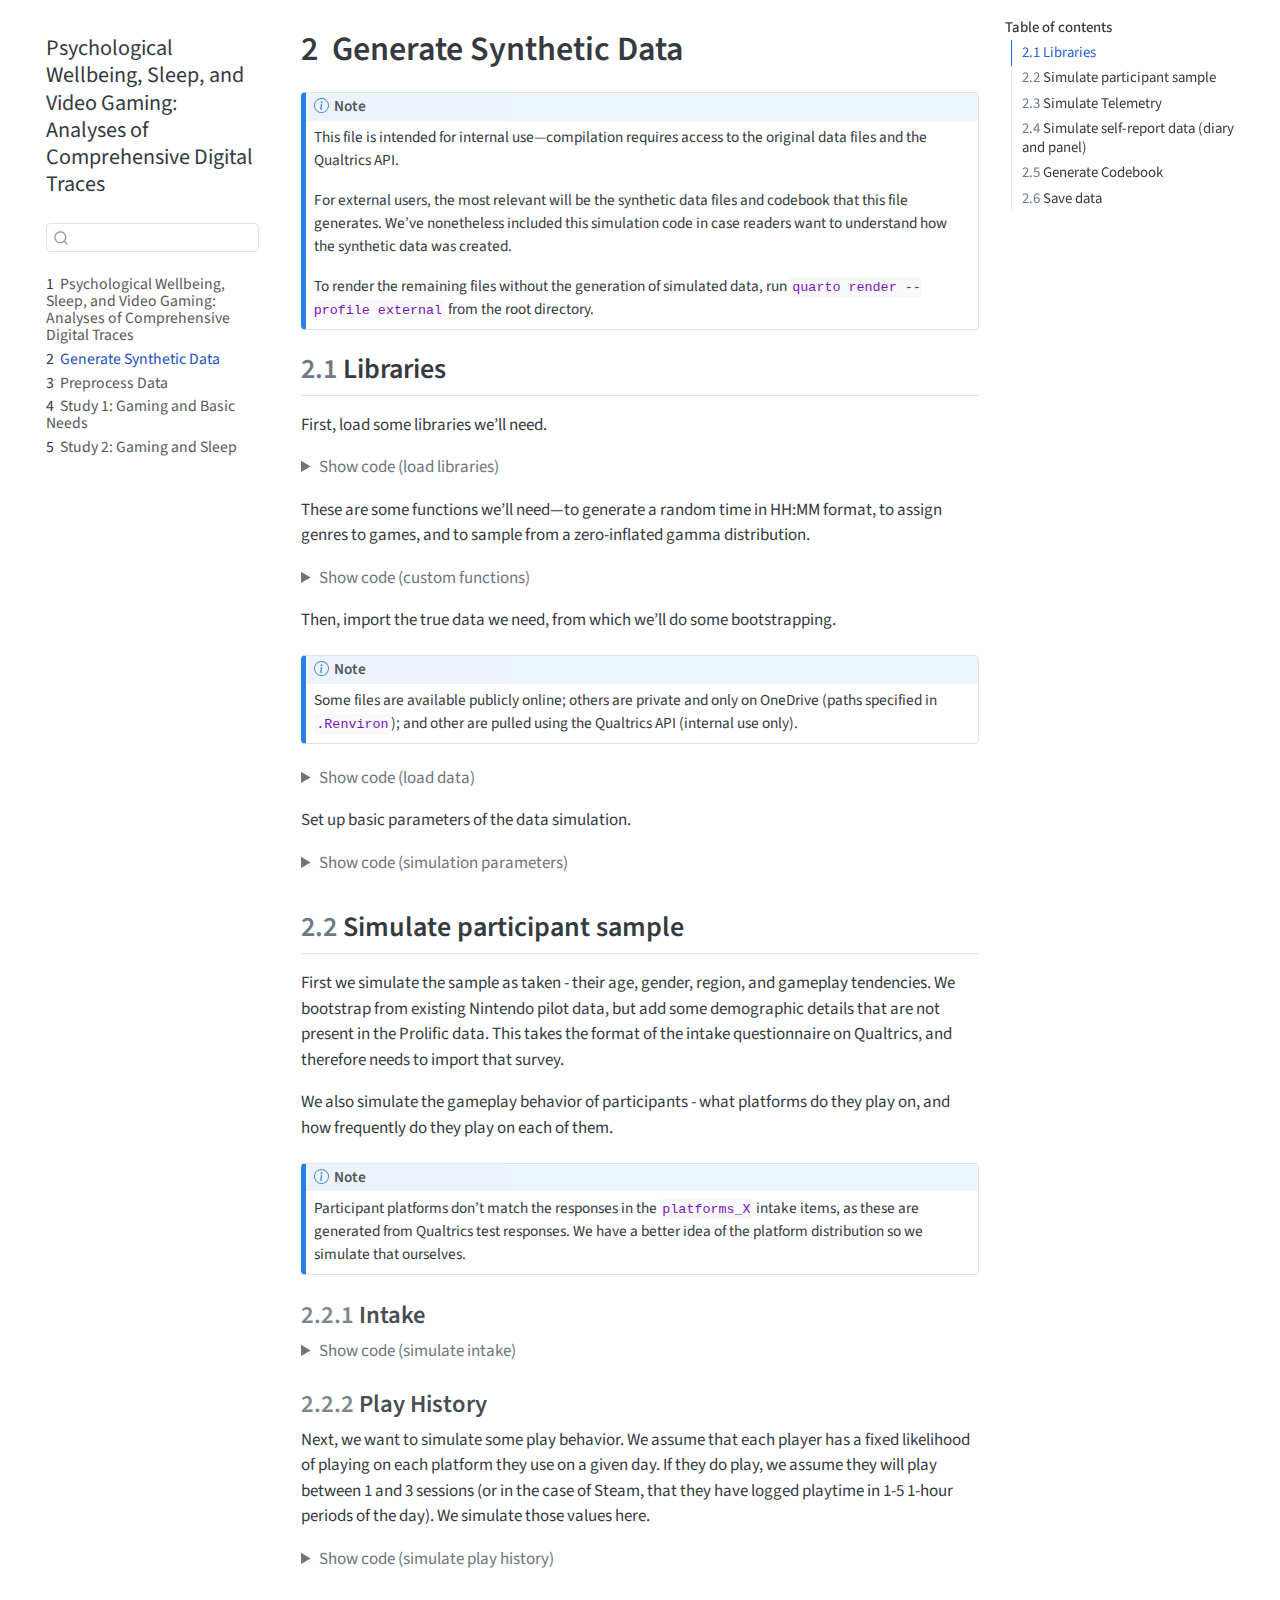
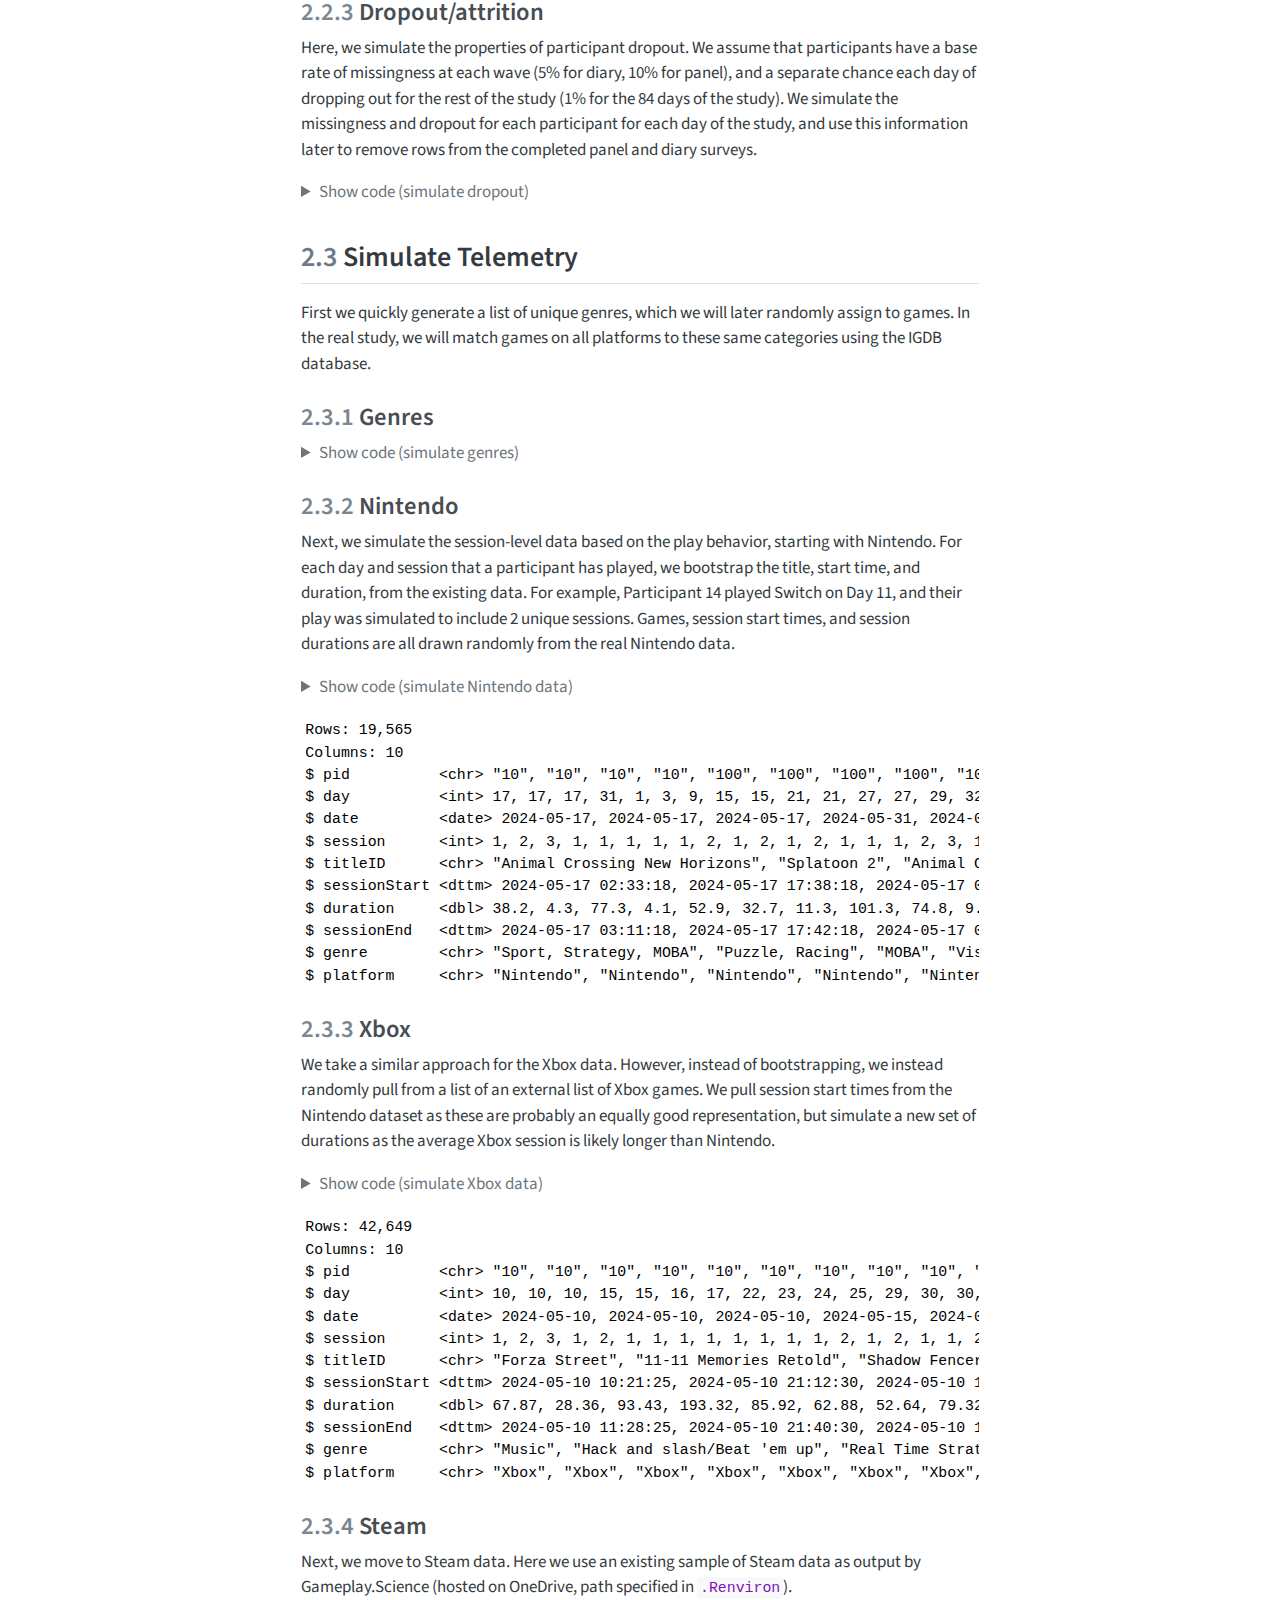
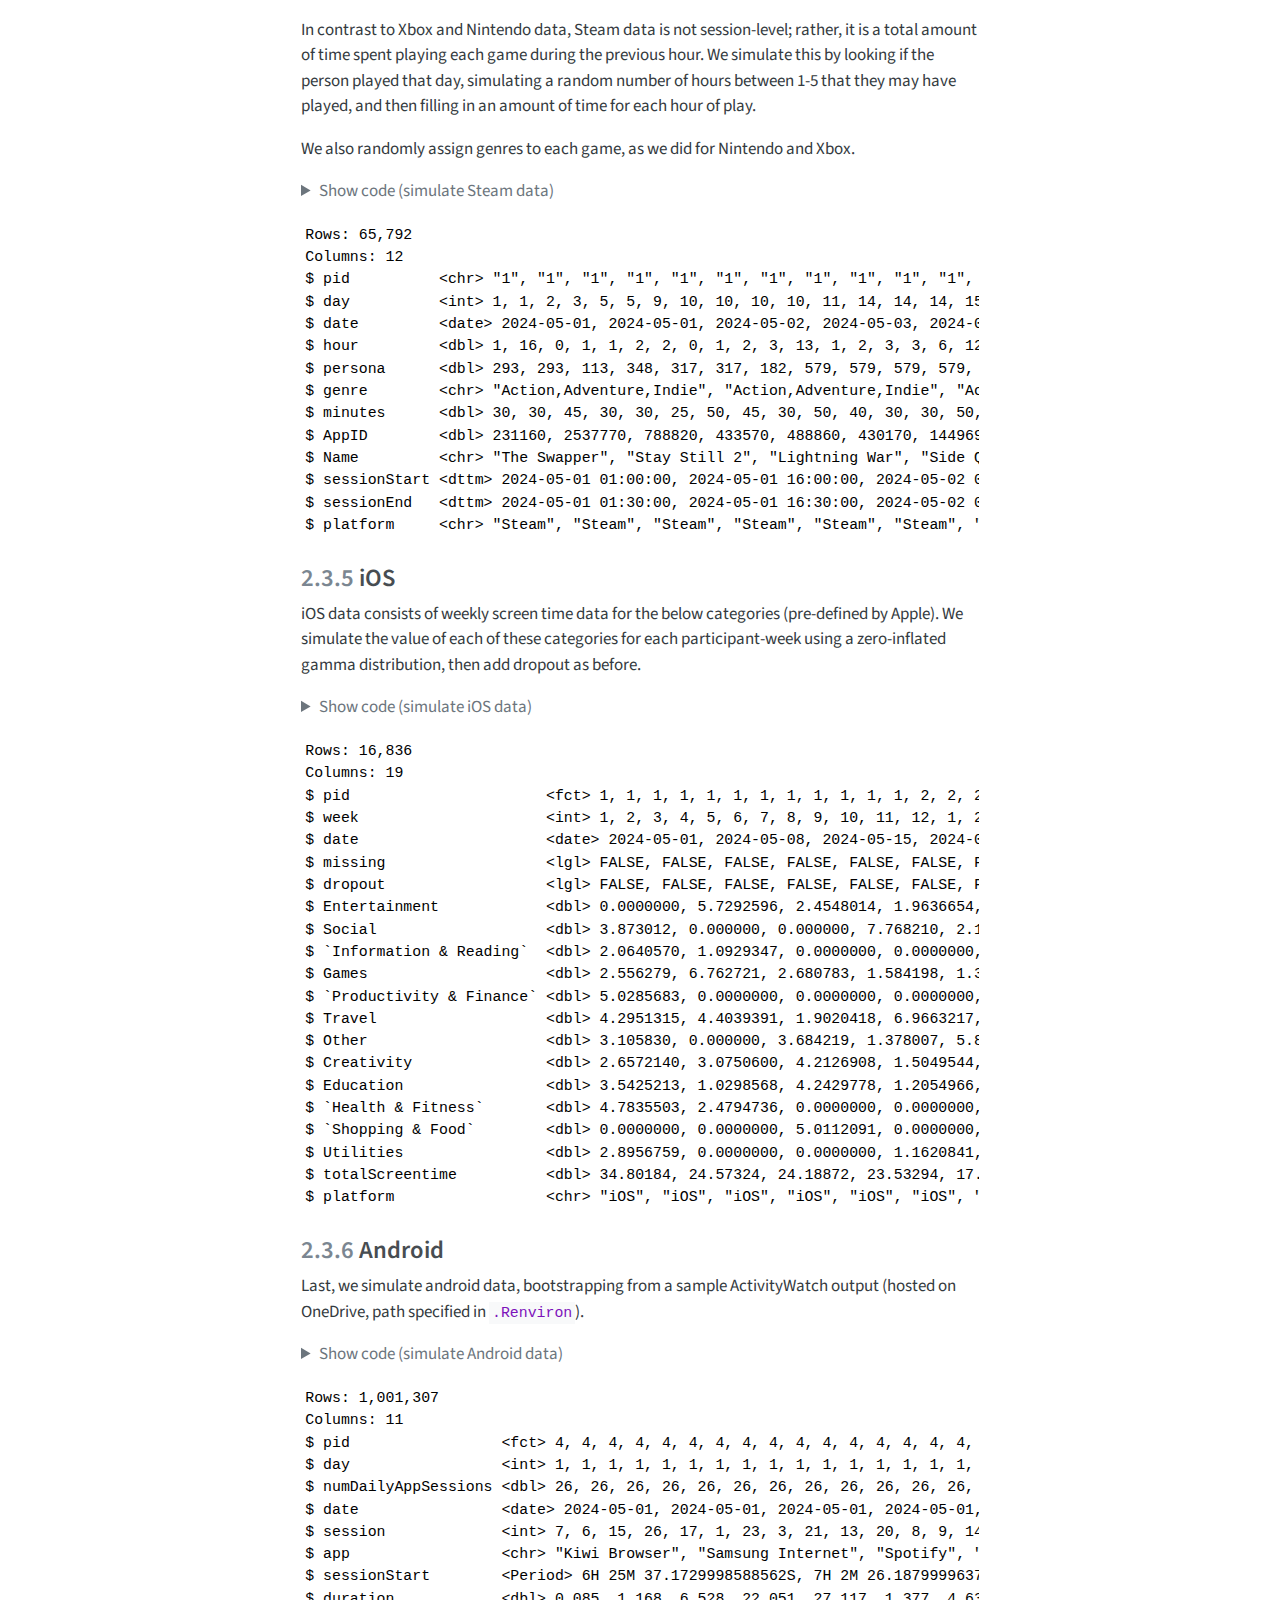
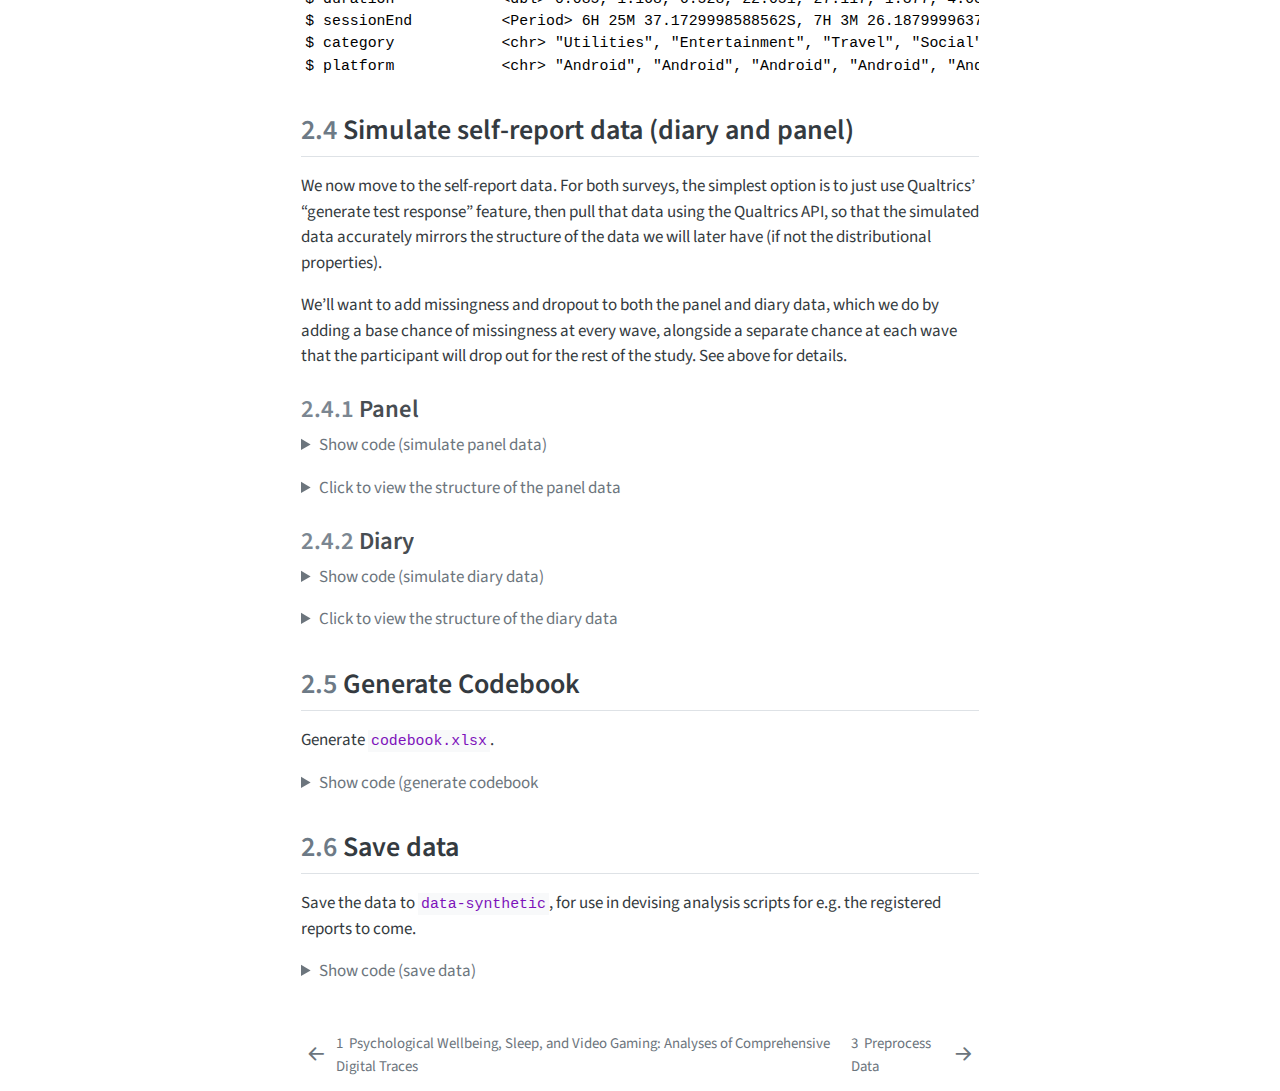
<file: docs/0_generateSyntheticData.html>
<!DOCTYPE html>
<html xmlns="http://www.w3.org/1999/xhtml" lang="en" xml:lang="en"><head>

<meta charset="utf-8">
<meta name="generator" content="quarto-1.4.549">

<meta name="viewport" content="width=device-width, initial-scale=1.0, user-scalable=yes">


<title>Psychological Wellbeing, Sleep, and Video Gaming: Analyses of Comprehensive Digital Traces - 2&nbsp; Generate Synthetic Data</title>
<style>
code{white-space: pre-wrap;}
span.smallcaps{font-variant: small-caps;}
div.columns{display: flex; gap: min(4vw, 1.5em);}
div.column{flex: auto; overflow-x: auto;}
div.hanging-indent{margin-left: 1.5em; text-indent: -1.5em;}
ul.task-list{list-style: none;}
ul.task-list li input[type="checkbox"] {
  width: 0.8em;
  margin: 0 0.8em 0.2em -1em; /* quarto-specific, see https://github.com/quarto-dev/quarto-cli/issues/4556 */ 
  vertical-align: middle;
}
/* CSS for syntax highlighting */
pre > code.sourceCode { white-space: pre; position: relative; }
pre > code.sourceCode > span { line-height: 1.25; }
pre > code.sourceCode > span:empty { height: 1.2em; }
.sourceCode { overflow: visible; }
code.sourceCode > span { color: inherit; text-decoration: inherit; }
div.sourceCode { margin: 1em 0; }
pre.sourceCode { margin: 0; }
@media screen {
div.sourceCode { overflow: auto; }
}
@media print {
pre > code.sourceCode { white-space: pre-wrap; }
pre > code.sourceCode > span { text-indent: -5em; padding-left: 5em; }
}
pre.numberSource code
  { counter-reset: source-line 0; }
pre.numberSource code > span
  { position: relative; left: -4em; counter-increment: source-line; }
pre.numberSource code > span > a:first-child::before
  { content: counter(source-line);
    position: relative; left: -1em; text-align: right; vertical-align: baseline;
    border: none; display: inline-block;
    -webkit-touch-callout: none; -webkit-user-select: none;
    -khtml-user-select: none; -moz-user-select: none;
    -ms-user-select: none; user-select: none;
    padding: 0 4px; width: 4em;
  }
pre.numberSource { margin-left: 3em;  padding-left: 4px; }
div.sourceCode
  {   }
@media screen {
pre > code.sourceCode > span > a:first-child::before { text-decoration: underline; }
}
</style>


<script src="site_libs/quarto-nav/quarto-nav.js"></script>
<script src="site_libs/quarto-nav/headroom.min.js"></script>
<script src="site_libs/clipboard/clipboard.min.js"></script>
<script src="site_libs/quarto-search/autocomplete.umd.js"></script>
<script src="site_libs/quarto-search/fuse.min.js"></script>
<script src="site_libs/quarto-search/quarto-search.js"></script>
<meta name="quarto:offset" content="./">
<link href="./1_preprocess.html" rel="next">
<link href="./index.html" rel="prev">
<script src="site_libs/quarto-html/quarto.js"></script>
<script src="site_libs/quarto-html/popper.min.js"></script>
<script src="site_libs/quarto-html/tippy.umd.min.js"></script>
<script src="site_libs/quarto-html/anchor.min.js"></script>
<link href="site_libs/quarto-html/tippy.css" rel="stylesheet">
<link href="site_libs/quarto-html/quarto-syntax-highlighting.css" rel="stylesheet" id="quarto-text-highlighting-styles">
<script src="site_libs/bootstrap/bootstrap.min.js"></script>
<link href="site_libs/bootstrap/bootstrap-icons.css" rel="stylesheet">
<link href="site_libs/bootstrap/bootstrap.min.css" rel="stylesheet" id="quarto-bootstrap" data-mode="light">
<script id="quarto-search-options" type="application/json">{
  "location": "sidebar",
  "copy-button": false,
  "collapse-after": 3,
  "panel-placement": "start",
  "type": "textbox",
  "limit": 50,
  "keyboard-shortcut": [
    "f",
    "/",
    "s"
  ],
  "show-item-context": false,
  "language": {
    "search-no-results-text": "No results",
    "search-matching-documents-text": "matching documents",
    "search-copy-link-title": "Copy link to search",
    "search-hide-matches-text": "Hide additional matches",
    "search-more-match-text": "more match in this document",
    "search-more-matches-text": "more matches in this document",
    "search-clear-button-title": "Clear",
    "search-text-placeholder": "",
    "search-detached-cancel-button-title": "Cancel",
    "search-submit-button-title": "Submit",
    "search-label": "Search"
  }
}</script>


</head>

<body class="nav-sidebar floating">

<div id="quarto-search-results"></div>
  <header id="quarto-header" class="headroom fixed-top">
  <nav class="quarto-secondary-nav">
    <div class="container-fluid d-flex">
      <button type="button" class="quarto-btn-toggle btn" data-bs-toggle="collapse" data-bs-target=".quarto-sidebar-collapse-item" aria-controls="quarto-sidebar" aria-expanded="false" aria-label="Toggle sidebar navigation" onclick="if (window.quartoToggleHeadroom) { window.quartoToggleHeadroom(); }">
        <i class="bi bi-layout-text-sidebar-reverse"></i>
      </button>
        <nav class="quarto-page-breadcrumbs" aria-label="breadcrumb"><ol class="breadcrumb"><li class="breadcrumb-item"><a href="./0_generateSyntheticData.html"><span class="chapter-number">2</span>&nbsp; <span class="chapter-title">Generate Synthetic Data</span></a></li></ol></nav>
        <a class="flex-grow-1" role="button" data-bs-toggle="collapse" data-bs-target=".quarto-sidebar-collapse-item" aria-controls="quarto-sidebar" aria-expanded="false" aria-label="Toggle sidebar navigation" onclick="if (window.quartoToggleHeadroom) { window.quartoToggleHeadroom(); }">      
        </a>
      <button type="button" class="btn quarto-search-button" aria-label="" onclick="window.quartoOpenSearch();">
        <i class="bi bi-search"></i>
      </button>
    </div>
  </nav>
</header>
<!-- content -->
<div id="quarto-content" class="quarto-container page-columns page-rows-contents page-layout-full">
<!-- sidebar -->
  <nav id="quarto-sidebar" class="sidebar collapse collapse-horizontal quarto-sidebar-collapse-item sidebar-navigation floating overflow-auto">
    <div class="pt-lg-2 mt-2 text-left sidebar-header">
    <div class="sidebar-title mb-0 py-0">
      <a href="./">Psychological Wellbeing, Sleep, and Video Gaming: Analyses of Comprehensive Digital Traces</a> 
    </div>
      </div>
        <div class="mt-2 flex-shrink-0 align-items-center">
        <div class="sidebar-search">
        <div id="quarto-search" class="" title="Search"></div>
        </div>
        </div>
    <div class="sidebar-menu-container"> 
    <ul class="list-unstyled mt-1">
        <li class="sidebar-item">
  <div class="sidebar-item-container"> 
  <a href="./index.html" class="sidebar-item-text sidebar-link">
 <span class="menu-text"><span class="chapter-number">1</span>&nbsp; <span class="chapter-title">Psychological Wellbeing, Sleep, and Video Gaming: Analyses of Comprehensive Digital Traces</span></span></a>
  </div>
</li>
        <li class="sidebar-item">
  <div class="sidebar-item-container"> 
  <a href="./0_generateSyntheticData.html" class="sidebar-item-text sidebar-link active">
 <span class="menu-text"><span class="chapter-number">2</span>&nbsp; <span class="chapter-title">Generate Synthetic Data</span></span></a>
  </div>
</li>
        <li class="sidebar-item">
  <div class="sidebar-item-container"> 
  <a href="./1_preprocess.html" class="sidebar-item-text sidebar-link">
 <span class="menu-text"><span class="chapter-number">3</span>&nbsp; <span class="chapter-title">Preprocess Data</span></span></a>
  </div>
</li>
        <li class="sidebar-item">
  <div class="sidebar-item-container"> 
  <a href="./2_basicNeeds.html" class="sidebar-item-text sidebar-link">
 <span class="menu-text"><span class="chapter-number">4</span>&nbsp; <span class="chapter-title">Study 1: Gaming and Basic Needs</span></span></a>
  </div>
</li>
        <li class="sidebar-item">
  <div class="sidebar-item-container"> 
  <a href="./3_sleep.html" class="sidebar-item-text sidebar-link">
 <span class="menu-text"><span class="chapter-number">5</span>&nbsp; <span class="chapter-title">Study 2: Gaming and Sleep</span></span></a>
  </div>
</li>
    </ul>
    </div>
</nav>
<div id="quarto-sidebar-glass" class="quarto-sidebar-collapse-item" data-bs-toggle="collapse" data-bs-target=".quarto-sidebar-collapse-item"></div>
<!-- margin-sidebar -->
    <div id="quarto-margin-sidebar" class="sidebar margin-sidebar">
        <nav id="TOC" role="doc-toc" class="toc-active">
    <h2 id="toc-title">Table of contents</h2>
   
  <ul>
  <li><a href="#libraries" id="toc-libraries" class="nav-link active" data-scroll-target="#libraries"><span class="header-section-number">2.1</span> Libraries</a></li>
  <li><a href="#simulate-participant-sample" id="toc-simulate-participant-sample" class="nav-link" data-scroll-target="#simulate-participant-sample"><span class="header-section-number">2.2</span> Simulate participant sample</a>
  <ul class="collapse">
  <li><a href="#intake" id="toc-intake" class="nav-link" data-scroll-target="#intake"><span class="header-section-number">2.2.1</span> Intake</a></li>
  <li><a href="#play-history" id="toc-play-history" class="nav-link" data-scroll-target="#play-history"><span class="header-section-number">2.2.2</span> Play History</a></li>
  <li><a href="#dropoutattrition" id="toc-dropoutattrition" class="nav-link" data-scroll-target="#dropoutattrition"><span class="header-section-number">2.2.3</span> Dropout/attrition</a></li>
  </ul></li>
  <li><a href="#simulate-telemetry" id="toc-simulate-telemetry" class="nav-link" data-scroll-target="#simulate-telemetry"><span class="header-section-number">2.3</span> Simulate Telemetry</a>
  <ul class="collapse">
  <li><a href="#genres" id="toc-genres" class="nav-link" data-scroll-target="#genres"><span class="header-section-number">2.3.1</span> Genres</a></li>
  <li><a href="#nintendo" id="toc-nintendo" class="nav-link" data-scroll-target="#nintendo"><span class="header-section-number">2.3.2</span> Nintendo</a></li>
  <li><a href="#xbox" id="toc-xbox" class="nav-link" data-scroll-target="#xbox"><span class="header-section-number">2.3.3</span> Xbox</a></li>
  <li><a href="#steam" id="toc-steam" class="nav-link" data-scroll-target="#steam"><span class="header-section-number">2.3.4</span> Steam</a></li>
  <li><a href="#ios" id="toc-ios" class="nav-link" data-scroll-target="#ios"><span class="header-section-number">2.3.5</span> iOS</a></li>
  <li><a href="#android" id="toc-android" class="nav-link" data-scroll-target="#android"><span class="header-section-number">2.3.6</span> Android</a></li>
  </ul></li>
  <li><a href="#simulate-self-report-data-diary-and-panel" id="toc-simulate-self-report-data-diary-and-panel" class="nav-link" data-scroll-target="#simulate-self-report-data-diary-and-panel"><span class="header-section-number">2.4</span> Simulate self-report data (diary and panel)</a>
  <ul class="collapse">
  <li><a href="#panel" id="toc-panel" class="nav-link" data-scroll-target="#panel"><span class="header-section-number">2.4.1</span> Panel</a></li>
  <li><a href="#diary" id="toc-diary" class="nav-link" data-scroll-target="#diary"><span class="header-section-number">2.4.2</span> Diary</a></li>
  </ul></li>
  <li><a href="#generate-codebook" id="toc-generate-codebook" class="nav-link" data-scroll-target="#generate-codebook"><span class="header-section-number">2.5</span> Generate Codebook</a></li>
  <li><a href="#save-data" id="toc-save-data" class="nav-link" data-scroll-target="#save-data"><span class="header-section-number">2.6</span> Save data</a></li>
  </ul>
</nav>
    </div>
<!-- main -->
<main class="content column-body" id="quarto-document-content">

<header id="title-block-header" class="quarto-title-block default">
<div class="quarto-title">
<h1 class="title"><span class="chapter-number">2</span>&nbsp; <span class="chapter-title">Generate Synthetic Data</span></h1>
</div>



<div class="quarto-title-meta column-body">

    
  
    
  </div>
  


</header>


<div class="callout callout-style-default callout-note callout-titled">
<div class="callout-header d-flex align-content-center">
<div class="callout-icon-container">
<i class="callout-icon"></i>
</div>
<div class="callout-title-container flex-fill">
Note
</div>
</div>
<div class="callout-body-container callout-body">
<p>This file is intended for internal use—compilation requires access to the original data files and the Qualtrics API.</p>
<p>For external users, the most relevant will be the synthetic data files and codebook that this file generates. We’ve nonetheless included this simulation code in case readers want to understand how the synthetic data was created.</p>
<p>To render the remaining files without the generation of simulated data, run <code>quarto render --profile external</code> from the root directory.</p>
</div>
</div>
<section id="libraries" class="level2" data-number="2.1">
<h2 data-number="2.1" class="anchored" data-anchor-id="libraries"><span class="header-section-number">2.1</span> Libraries</h2>
<p>First, load some libraries we’ll need.</p>
<div class="cell">
<details class="code-fold">
<summary>Show code (load libraries)</summary>
<div class="sourceCode cell-code" id="cb1"><pre class="sourceCode r code-with-copy"><code class="sourceCode r"><span id="cb1-1"><a href="#cb1-1" aria-hidden="true" tabindex="-1"></a><span class="cf">if</span> (<span class="sc">!</span><span class="fu">require</span>(<span class="st">"pacman"</span>)) <span class="fu">install.packages</span>(<span class="st">"pacman"</span>)</span>
<span id="cb1-2"><a href="#cb1-2" aria-hidden="true" tabindex="-1"></a><span class="fu">library</span>(pacman)</span>
<span id="cb1-3"><a href="#cb1-3" aria-hidden="true" tabindex="-1"></a></span>
<span id="cb1-4"><a href="#cb1-4" aria-hidden="true" tabindex="-1"></a><span class="fu">p_load</span>(</span>
<span id="cb1-5"><a href="#cb1-5" aria-hidden="true" tabindex="-1"></a>  tidyverse, jsonlite, qualtRics, sjlabelled, hms, openxlsx, scales</span>
<span id="cb1-6"><a href="#cb1-6" aria-hidden="true" tabindex="-1"></a>)</span>
<span id="cb1-7"><a href="#cb1-7" aria-hidden="true" tabindex="-1"></a></span>
<span id="cb1-8"><a href="#cb1-8" aria-hidden="true" tabindex="-1"></a><span class="fu">set.seed</span>(<span class="dv">8675309</span>)</span></code><button title="Copy to Clipboard" class="code-copy-button"><i class="bi"></i></button></pre></div>
</details>
</div>
<p>These are some functions we’ll need—to generate a random time in HH:MM format, to assign genres to games, and to sample from a zero-inflated gamma distribution.</p>
<div class="cell">
<details class="code-fold">
<summary>Show code (custom functions)</summary>
<div class="sourceCode cell-code" id="cb2"><pre class="sourceCode r code-with-copy"><code class="sourceCode r"><span id="cb2-1"><a href="#cb2-1" aria-hidden="true" tabindex="-1"></a><span class="co"># Function to generate a random time in hh:mm format</span></span>
<span id="cb2-2"><a href="#cb2-2" aria-hidden="true" tabindex="-1"></a>randomTime <span class="ot">&lt;-</span> <span class="cf">function</span>(n) {</span>
<span id="cb2-3"><a href="#cb2-3" aria-hidden="true" tabindex="-1"></a>  randomHours <span class="ot">&lt;-</span> <span class="fu">runif</span>(n, <span class="dv">0</span>, <span class="dv">24</span>)</span>
<span id="cb2-4"><a href="#cb2-4" aria-hidden="true" tabindex="-1"></a>  randomMinutes <span class="ot">&lt;-</span> <span class="fu">runif</span>(n, <span class="dv">0</span>, <span class="dv">60</span>)</span>
<span id="cb2-5"><a href="#cb2-5" aria-hidden="true" tabindex="-1"></a>  randomTimes <span class="ot">&lt;-</span> <span class="fu">now</span>() <span class="sc">+</span> <span class="fu">dhours</span>(randomHours) <span class="sc">+</span> <span class="fu">dminutes</span>(randomMinutes)</span>
<span id="cb2-6"><a href="#cb2-6" aria-hidden="true" tabindex="-1"></a>  <span class="fu">format</span>(randomTimes, <span class="st">"%H:%M"</span>)</span>
<span id="cb2-7"><a href="#cb2-7" aria-hidden="true" tabindex="-1"></a>}</span>
<span id="cb2-8"><a href="#cb2-8" aria-hidden="true" tabindex="-1"></a></span>
<span id="cb2-9"><a href="#cb2-9" aria-hidden="true" tabindex="-1"></a><span class="co"># Function to randomly assign 1-3 genres to a game</span></span>
<span id="cb2-10"><a href="#cb2-10" aria-hidden="true" tabindex="-1"></a>assignGenres <span class="ot">&lt;-</span> <span class="cf">function</span>(genres) {</span>
<span id="cb2-11"><a href="#cb2-11" aria-hidden="true" tabindex="-1"></a>  numGenres <span class="ot">&lt;-</span> <span class="fu">sample</span>(<span class="dv">1</span><span class="sc">:</span><span class="dv">3</span>, <span class="dv">1</span>, <span class="at">prob =</span> <span class="fu">c</span>(.<span class="dv">5</span>, .<span class="dv">3</span>, .<span class="dv">2</span>))</span>
<span id="cb2-12"><a href="#cb2-12" aria-hidden="true" tabindex="-1"></a>  genres <span class="ot">&lt;-</span> <span class="fu">sample</span>(genres, numGenres, <span class="at">replace =</span> <span class="cn">FALSE</span>)</span>
<span id="cb2-13"><a href="#cb2-13" aria-hidden="true" tabindex="-1"></a>  <span class="fu">paste</span>(genres, <span class="at">collapse =</span> <span class="st">", "</span>)</span>
<span id="cb2-14"><a href="#cb2-14" aria-hidden="true" tabindex="-1"></a>}</span>
<span id="cb2-15"><a href="#cb2-15" aria-hidden="true" tabindex="-1"></a></span>
<span id="cb2-16"><a href="#cb2-16" aria-hidden="true" tabindex="-1"></a><span class="co"># function to sample from a zero-inflated gamma distribution, used for iOS app categories</span></span>
<span id="cb2-17"><a href="#cb2-17" aria-hidden="true" tabindex="-1"></a>sampleTime <span class="ot">&lt;-</span> <span class="cf">function</span>(n) {</span>
<span id="cb2-18"><a href="#cb2-18" aria-hidden="true" tabindex="-1"></a>  <span class="fu">ifelse</span>(<span class="fu">runif</span>(n) <span class="sc">&lt;</span> <span class="fl">0.4</span>, <span class="dv">0</span>, <span class="fu">rgamma</span>(n, <span class="at">shape =</span> <span class="dv">3</span>, <span class="at">scale =</span> <span class="dv">2</span> <span class="sc">/</span> <span class="dv">2</span>))</span>
<span id="cb2-19"><a href="#cb2-19" aria-hidden="true" tabindex="-1"></a>}</span>
<span id="cb2-20"><a href="#cb2-20" aria-hidden="true" tabindex="-1"></a></span>
<span id="cb2-21"><a href="#cb2-21" aria-hidden="true" tabindex="-1"></a><span class="co"># Sample a single row from df_source based on a matching ID</span></span>
<span id="cb2-22"><a href="#cb2-22" aria-hidden="true" tabindex="-1"></a>sampleRowByID <span class="ot">&lt;-</span> <span class="cf">function</span>(id, df, nRows) {</span>
<span id="cb2-23"><a href="#cb2-23" aria-hidden="true" tabindex="-1"></a>  df <span class="sc">|&gt;</span></span>
<span id="cb2-24"><a href="#cb2-24" aria-hidden="true" tabindex="-1"></a>    <span class="fu">filter</span>(ID <span class="sc">==</span> <span class="sc">!!</span>id) <span class="sc">|&gt;</span> <span class="co"># Filter rows that match the given ID</span></span>
<span id="cb2-25"><a href="#cb2-25" aria-hidden="true" tabindex="-1"></a>    <span class="fu">slice_sample</span>(<span class="at">n =</span> nRows, <span class="at">replace =</span> <span class="cn">FALSE</span>) <span class="co"># Randomly sample one row</span></span>
<span id="cb2-26"><a href="#cb2-26" aria-hidden="true" tabindex="-1"></a>}</span></code><button title="Copy to Clipboard" class="code-copy-button"><i class="bi"></i></button></pre></div>
</details>
</div>
<p>Then, import the true data we need, from which we’ll do some bootstrapping.</p>
<div class="callout callout-style-default callout-note callout-titled">
<div class="callout-header d-flex align-content-center">
<div class="callout-icon-container">
<i class="callout-icon"></i>
</div>
<div class="callout-title-container flex-fill">
Note
</div>
</div>
<div class="callout-body-container callout-body">
<p>Some files are available publicly online; others are private and only on OneDrive (paths specified in <code>.Renviron</code>); and other are pulled using the Qualtrics API (internal use only).</p>
</div>
</div>
<div class="cell">
<details class="code-fold">
<summary>Show code (load data)</summary>
<div class="sourceCode cell-code" id="cb3"><pre class="sourceCode r code-with-copy"><code class="sourceCode r"><span id="cb3-1"><a href="#cb3-1" aria-hidden="true" tabindex="-1"></a><span class="co"># some files are available online</span></span>
<span id="cb3-2"><a href="#cb3-2" aria-hidden="true" tabindex="-1"></a><span class="cf">if</span> (<span class="sc">!</span><span class="fu">file.exists</span>(<span class="st">"data/survey.csv.gz"</span>)) {</span>
<span id="cb3-3"><a href="#cb3-3" aria-hidden="true" tabindex="-1"></a>  <span class="fu">dir.create</span>(<span class="st">"data"</span>)</span>
<span id="cb3-4"><a href="#cb3-4" aria-hidden="true" tabindex="-1"></a>  datSurvey <span class="ot">&lt;-</span> <span class="fu">read_csv</span>(<span class="st">"https://github.com/digital-wellbeing/noa-pilot-ms/raw/main/data/survey.csv.gz"</span>)</span>
<span id="cb3-5"><a href="#cb3-5" aria-hidden="true" tabindex="-1"></a>  <span class="fu">write_csv</span>(datSurvey, <span class="st">"data/survey.csv.gz"</span>)</span>
<span id="cb3-6"><a href="#cb3-6" aria-hidden="true" tabindex="-1"></a></span>
<span id="cb3-7"><a href="#cb3-7" aria-hidden="true" tabindex="-1"></a>  datNintendo <span class="ot">&lt;-</span> <span class="fu">read_csv</span>(<span class="st">"https://github.com/digital-wellbeing/noa-pilot-ms/raw/main/data/telemetry.csv.gz"</span>)</span>
<span id="cb3-8"><a href="#cb3-8" aria-hidden="true" tabindex="-1"></a>  <span class="fu">write_csv</span>(datNintendo, <span class="st">"data/telemetry.csv.gz"</span>)</span>
<span id="cb3-9"><a href="#cb3-9" aria-hidden="true" tabindex="-1"></a></span>
<span id="cb3-10"><a href="#cb3-10" aria-hidden="true" tabindex="-1"></a>  datDemo <span class="ot">&lt;-</span> <span class="fu">read_csv</span>(<span class="st">"https://github.com/digital-wellbeing/noa-pilot-ms/raw/main/data/demographics.csv.gz"</span>)</span>
<span id="cb3-11"><a href="#cb3-11" aria-hidden="true" tabindex="-1"></a>  <span class="fu">write_csv</span>(datDemo, <span class="st">"data/demographics.csv.gz"</span>)</span>
<span id="cb3-12"><a href="#cb3-12" aria-hidden="true" tabindex="-1"></a></span>
<span id="cb3-13"><a href="#cb3-13" aria-hidden="true" tabindex="-1"></a>  datMeta <span class="ot">&lt;-</span> <span class="fu">read_csv</span>(<span class="st">"https://github.com/digital-wellbeing/noa-pilot-ms/raw/main/data/gameMetadata.csv.gz"</span>)</span>
<span id="cb3-14"><a href="#cb3-14" aria-hidden="true" tabindex="-1"></a>  <span class="fu">write_csv</span>(datMeta, <span class="st">"data/gameMetadata.csv.gz"</span>)</span>
<span id="cb3-15"><a href="#cb3-15" aria-hidden="true" tabindex="-1"></a>} <span class="cf">else</span> {</span>
<span id="cb3-16"><a href="#cb3-16" aria-hidden="true" tabindex="-1"></a>  datSurvey <span class="ot">&lt;-</span> <span class="fu">read_csv</span>(<span class="st">"data/survey.csv.gz"</span>)</span>
<span id="cb3-17"><a href="#cb3-17" aria-hidden="true" tabindex="-1"></a>  datNintendo <span class="ot">&lt;-</span> <span class="fu">read_csv</span>(<span class="st">"data/telemetry.csv.gz"</span>)</span>
<span id="cb3-18"><a href="#cb3-18" aria-hidden="true" tabindex="-1"></a>  datDemo <span class="ot">&lt;-</span> <span class="fu">read_csv</span>(<span class="st">"data/demographics.csv.gz"</span>)</span>
<span id="cb3-19"><a href="#cb3-19" aria-hidden="true" tabindex="-1"></a>  datMeta <span class="ot">&lt;-</span> <span class="fu">read_csv</span>(<span class="st">"data/gameMetadata.csv.gz"</span>)</span>
<span id="cb3-20"><a href="#cb3-20" aria-hidden="true" tabindex="-1"></a>}</span>
<span id="cb3-21"><a href="#cb3-21" aria-hidden="true" tabindex="-1"></a></span>
<span id="cb3-22"><a href="#cb3-22" aria-hidden="true" tabindex="-1"></a><span class="co"># other files are only available on onedrive privately (paths specified in .Renviron)</span></span>
<span id="cb3-23"><a href="#cb3-23" aria-hidden="true" tabindex="-1"></a>datXbox <span class="ot">&lt;-</span> <span class="fu">read.delim</span>(<span class="fu">Sys.getenv</span>(<span class="st">"xboxDataPath"</span>))</span>
<span id="cb3-24"><a href="#cb3-24" aria-hidden="true" tabindex="-1"></a>datSteam <span class="ot">&lt;-</span> <span class="fu">read_csv</span>(<span class="fu">Sys.getenv</span>(<span class="st">"steamDataPath"</span>)) <span class="sc">|&gt;</span></span>
<span id="cb3-25"><a href="#cb3-25" aria-hidden="true" tabindex="-1"></a>  <span class="fu">filter</span>(played <span class="sc">==</span> <span class="st">"Yes"</span>)</span>
<span id="cb3-26"><a href="#cb3-26" aria-hidden="true" tabindex="-1"></a>datAndroid <span class="ot">&lt;-</span> <span class="fu">fromJSON</span>(<span class="fu">Sys.getenv</span>(<span class="st">"androidDataPath"</span>))</span>
<span id="cb3-27"><a href="#cb3-27" aria-hidden="true" tabindex="-1"></a></span>
<span id="cb3-28"><a href="#cb3-28" aria-hidden="true" tabindex="-1"></a><span class="co"># and three are available through the Qualtrics API (internal use only)</span></span>
<span id="cb3-29"><a href="#cb3-29" aria-hidden="true" tabindex="-1"></a></span>
<span id="cb3-30"><a href="#cb3-30" aria-hidden="true" tabindex="-1"></a>datIntake <span class="ot">&lt;-</span> <span class="fu">fetch_survey</span>(<span class="fu">Sys.getenv</span>(<span class="st">"QUALTRICS_INTAKE_SURVEY_ID"</span>), <span class="at">include_display_order =</span> <span class="cn">FALSE</span>) <span class="sc">|&gt;</span></span>
<span id="cb3-31"><a href="#cb3-31" aria-hidden="true" tabindex="-1"></a>  <span class="fu">select</span>(<span class="sc">-</span>(StartDate<span class="sc">:</span>consent), <span class="sc">-</span>(isWilling<span class="sc">:</span>RANDOM_ID), <span class="sc">-</span>gender_4_TEXT) <span class="sc">|&gt;</span></span>
<span id="cb3-32"><a href="#cb3-32" aria-hidden="true" tabindex="-1"></a>  <span class="fu">mutate</span>(<span class="at">playProp_7 =</span> <span class="st">""</span>) <span class="co"># fix one broken column</span></span>
<span id="cb3-33"><a href="#cb3-33" aria-hidden="true" tabindex="-1"></a></span>
<span id="cb3-34"><a href="#cb3-34" aria-hidden="true" tabindex="-1"></a><span class="co"># pull panel survey from qualtrics - make sure test responses for the latest</span></span>
<span id="cb3-35"><a href="#cb3-35" aria-hidden="true" tabindex="-1"></a><span class="co"># published version of the survey have already been generated</span></span>
<span id="cb3-36"><a href="#cb3-36" aria-hidden="true" tabindex="-1"></a><span class="co"># two steps because we need to mutate without losing labels </span></span>
<span id="cb3-37"><a href="#cb3-37" aria-hidden="true" tabindex="-1"></a>datPanelRaw <span class="ot">&lt;-</span> <span class="fu">fetch_survey</span>(<span class="fu">Sys.getenv</span>(<span class="st">"QUALTRICS_PANEL_SURVEY_ID"</span>), <span class="at">include_display_order =</span> <span class="cn">FALSE</span>)</span>
<span id="cb3-38"><a href="#cb3-38" aria-hidden="true" tabindex="-1"></a></span>
<span id="cb3-39"><a href="#cb3-39" aria-hidden="true" tabindex="-1"></a>datPanel <span class="ot">&lt;-</span> datPanelRaw <span class="sc">|&gt;</span></span>
<span id="cb3-40"><a href="#cb3-40" aria-hidden="true" tabindex="-1"></a>  <span class="fu">select</span>(<span class="sc">-</span><span class="fu">c</span>(StartDate<span class="sc">:</span>UserLanguage), <span class="sc">-</span>PID, <span class="sc">-</span>wave) <span class="sc">|&gt;</span> </span>
<span id="cb3-41"><a href="#cb3-41" aria-hidden="true" tabindex="-1"></a>  <span class="co"># test responses for mctq don't work at all so we need to fill these in manually</span></span>
<span id="cb3-42"><a href="#cb3-42" aria-hidden="true" tabindex="-1"></a>  <span class="fu">mutate</span>(</span>
<span id="cb3-43"><a href="#cb3-43" aria-hidden="true" tabindex="-1"></a>    <span class="at">mctq_2_1 =</span> <span class="fu">sample</span>(<span class="dv">0</span><span class="sc">:</span><span class="dv">7</span>, <span class="fu">n</span>(), <span class="at">replace =</span> <span class="cn">TRUE</span>, <span class="at">prob =</span> <span class="fu">c</span>(.<span class="dv">05</span>, .<span class="dv">05</span>, .<span class="dv">10</span>, .<span class="dv">10</span>, .<span class="dv">20</span>, .<span class="dv">25</span>, .<span class="dv">15</span>, .<span class="dv">10</span>)),</span>
<span id="cb3-44"><a href="#cb3-44" aria-hidden="true" tabindex="-1"></a>    <span class="fu">across</span>(<span class="fu">c</span>(mctq_6_6, mctq_6_4, mctq_3_6, mctq_3_4), <span class="sc">~</span> <span class="fu">runif</span>(<span class="fu">n</span>(), <span class="at">min =</span> <span class="dv">1</span>, <span class="at">max =</span> <span class="dv">60</span>)),</span>
<span id="cb3-45"><a href="#cb3-45" aria-hidden="true" tabindex="-1"></a>    <span class="fu">across</span>(<span class="fu">c</span>(mctq_3_1, mctq_3_3, mctq_3_5, mctq_6_1, mctq_6_3, mctq_6_5), <span class="sc">~</span> <span class="fu">randomTime</span>(<span class="fu">n</span>()))</span>
<span id="cb3-46"><a href="#cb3-46" aria-hidden="true" tabindex="-1"></a>  ) <span class="sc">|&gt;</span> </span>
<span id="cb3-47"><a href="#cb3-47" aria-hidden="true" tabindex="-1"></a><span class="co"># Reapply the original labels to ensure they are retained</span></span>
<span id="cb3-48"><a href="#cb3-48" aria-hidden="true" tabindex="-1"></a>  <span class="fu">copy_labels</span>(datPanelRaw)</span>
<span id="cb3-49"><a href="#cb3-49" aria-hidden="true" tabindex="-1"></a></span>
<span id="cb3-50"><a href="#cb3-50" aria-hidden="true" tabindex="-1"></a><span class="co"># pull diary survey from qualtrics - make sure test responses for the latest</span></span>
<span id="cb3-51"><a href="#cb3-51" aria-hidden="true" tabindex="-1"></a><span class="co"># published version of the survey have already been generated</span></span>
<span id="cb3-52"><a href="#cb3-52" aria-hidden="true" tabindex="-1"></a>datDiary <span class="ot">&lt;-</span> <span class="fu">fetch_survey</span>(<span class="fu">Sys.getenv</span>(<span class="st">"QUALTRICS_DIARY_SURVEY_ID"</span>), <span class="at">include_display_order =</span> <span class="cn">FALSE</span>) <span class="sc">|&gt;</span></span>
<span id="cb3-53"><a href="#cb3-53" aria-hidden="true" tabindex="-1"></a>  <span class="fu">select</span>(<span class="sc">-</span><span class="fu">c</span>(StartDate<span class="sc">:</span>UserLanguage), <span class="sc">-</span>PID, <span class="sc">-</span>wave)</span>
<span id="cb3-54"><a href="#cb3-54" aria-hidden="true" tabindex="-1"></a></span>
<span id="cb3-55"><a href="#cb3-55" aria-hidden="true" tabindex="-1"></a><span class="cf">if</span> (<span class="sc">!</span><span class="fu">file.exists</span>(<span class="st">"data-synthetic"</span>)) {</span>
<span id="cb3-56"><a href="#cb3-56" aria-hidden="true" tabindex="-1"></a>  <span class="fu">dir.create</span>(<span class="st">"data-synthetic"</span>)</span>
<span id="cb3-57"><a href="#cb3-57" aria-hidden="true" tabindex="-1"></a>}</span></code><button title="Copy to Clipboard" class="code-copy-button"><i class="bi"></i></button></pre></div>
</details>
</div>
<p>Set up basic parameters of the data simulation.</p>
<div class="cell">
<details class="code-fold">
<summary>Show code (simulation parameters)</summary>
<div class="sourceCode cell-code" id="cb4"><pre class="sourceCode r code-with-copy"><code class="sourceCode r"><span id="cb4-1"><a href="#cb4-1" aria-hidden="true" tabindex="-1"></a><span class="fu">set.seed</span>(<span class="dv">8675309</span>)</span>
<span id="cb4-2"><a href="#cb4-2" aria-hidden="true" tabindex="-1"></a>n <span class="ot">&lt;-</span> <span class="dv">2000</span></span>
<span id="cb4-3"><a href="#cb4-3" aria-hidden="true" tabindex="-1"></a>diaryWaves <span class="ot">&lt;-</span> <span class="dv">21</span></span>
<span id="cb4-4"><a href="#cb4-4" aria-hidden="true" tabindex="-1"></a>panelWaves <span class="ot">&lt;-</span> <span class="dv">6</span></span>
<span id="cb4-5"><a href="#cb4-5" aria-hidden="true" tabindex="-1"></a>studyStartDate <span class="ot">&lt;-</span> <span class="fu">as_datetime</span>(<span class="st">"2024-05-01 00:00:00"</span>)</span>
<span id="cb4-6"><a href="#cb4-6" aria-hidden="true" tabindex="-1"></a>studyDays <span class="ot">&lt;-</span> panelWaves <span class="sc">*</span> <span class="dv">14</span></span>
<span id="cb4-7"><a href="#cb4-7" aria-hidden="true" tabindex="-1"></a>studyDates <span class="ot">&lt;-</span> <span class="fu">ymd</span>(studyStartDate <span class="sc">+</span> <span class="fu">days</span>(<span class="dv">0</span><span class="sc">:</span>studyDays))</span></code><button title="Copy to Clipboard" class="code-copy-button"><i class="bi"></i></button></pre></div>
</details>
</div>
</section>
<section id="simulate-participant-sample" class="level2" data-number="2.2">
<h2 data-number="2.2" class="anchored" data-anchor-id="simulate-participant-sample"><span class="header-section-number">2.2</span> Simulate participant sample</h2>
<p>First we simulate the sample as taken - their age, gender, region, and gameplay tendencies. We bootstrap from existing Nintendo pilot data, but add some demographic details that are not present in the Prolific data. This takes the format of the intake questionnaire on Qualtrics, and therefore needs to import that survey.</p>
<p>We also simulate the gameplay behavior of participants - what platforms do they play on, and how frequently do they play on each of them.</p>
<div class="callout callout-style-default callout-note callout-titled">
<div class="callout-header d-flex align-content-center">
<div class="callout-icon-container">
<i class="callout-icon"></i>
</div>
<div class="callout-title-container flex-fill">
Note
</div>
</div>
<div class="callout-body-container callout-body">
<p>Participant platforms don’t match the responses in the <code>platforms_X</code> intake items, as these are generated from Qualtrics test responses. We have a better idea of the platform distribution so we simulate that ourselves.</p>
</div>
</div>
<section id="intake" class="level3" data-number="2.2.1">
<h3 data-number="2.2.1" class="anchored" data-anchor-id="intake"><span class="header-section-number">2.2.1</span> Intake</h3>
<div class="cell">
<details class="code-fold">
<summary>Show code (simulate intake)</summary>
<div class="sourceCode cell-code" id="cb5"><pre class="sourceCode r code-with-copy"><code class="sourceCode r"><span id="cb5-1"><a href="#cb5-1" aria-hidden="true" tabindex="-1"></a>synIntake <span class="ot">&lt;-</span> <span class="fu">tibble</span>(</span>
<span id="cb5-2"><a href="#cb5-2" aria-hidden="true" tabindex="-1"></a>  <span class="at">pid =</span> <span class="fu">as.character</span>(<span class="dv">1</span><span class="sc">:</span>n),</span>
<span id="cb5-3"><a href="#cb5-3" aria-hidden="true" tabindex="-1"></a>  <span class="at">region =</span> <span class="fu">rep</span>(<span class="fu">c</span>(<span class="st">"US"</span>, <span class="st">"UK"</span>), n <span class="sc">/</span> <span class="dv">2</span>)</span>
<span id="cb5-4"><a href="#cb5-4" aria-hidden="true" tabindex="-1"></a>) <span class="sc">|&gt;</span></span>
<span id="cb5-5"><a href="#cb5-5" aria-hidden="true" tabindex="-1"></a>  <span class="co"># bootstrap each column from the non-NA values in the original data</span></span>
<span id="cb5-6"><a href="#cb5-6" aria-hidden="true" tabindex="-1"></a>  <span class="fu">cbind</span>(<span class="fu">map_dfc</span>(datIntake, <span class="sc">~</span> <span class="fu">rep</span>(<span class="fu">sample</span>(.[<span class="sc">!</span><span class="fu">is.na</span>(.)], <span class="fu">length</span>(.), <span class="at">replace =</span> <span class="cn">TRUE</span>), <span class="at">length.out =</span> n))) <span class="sc">|&gt;</span></span>
<span id="cb5-7"><a href="#cb5-7" aria-hidden="true" tabindex="-1"></a>  <span class="co"># for a handful of relevant columns, we override the generate test response</span></span>
<span id="cb5-8"><a href="#cb5-8" aria-hidden="true" tabindex="-1"></a>  <span class="co"># distributions with custom ones</span></span>
<span id="cb5-9"><a href="#cb5-9" aria-hidden="true" tabindex="-1"></a>  <span class="fu">mutate</span>(</span>
<span id="cb5-10"><a href="#cb5-10" aria-hidden="true" tabindex="-1"></a>    <span class="at">age =</span> <span class="fu">ifelse</span>(region <span class="sc">==</span> <span class="st">"US"</span>,</span>
<span id="cb5-11"><a href="#cb5-11" aria-hidden="true" tabindex="-1"></a>      <span class="fu">sample</span>(<span class="dv">18</span><span class="sc">:</span><span class="dv">30</span>, n, <span class="at">replace =</span> <span class="cn">TRUE</span>),</span>
<span id="cb5-12"><a href="#cb5-12" aria-hidden="true" tabindex="-1"></a>      <span class="fu">sample</span>(<span class="dv">18</span><span class="sc">:</span><span class="dv">75</span>, n, <span class="at">replace =</span> <span class="cn">TRUE</span>)</span>
<span id="cb5-13"><a href="#cb5-13" aria-hidden="true" tabindex="-1"></a>    ),</span>
<span id="cb5-14"><a href="#cb5-14" aria-hidden="true" tabindex="-1"></a>    <span class="at">sex =</span> <span class="fu">sample</span>(datDemo<span class="sc">$</span>sexProlific[<span class="sc">!</span><span class="fu">is.na</span>(datDemo<span class="sc">$</span>sexProlific)],</span>
<span id="cb5-15"><a href="#cb5-15" aria-hidden="true" tabindex="-1"></a>      <span class="fu">n</span>(),</span>
<span id="cb5-16"><a href="#cb5-16" aria-hidden="true" tabindex="-1"></a>      <span class="at">replace =</span> <span class="cn">TRUE</span></span>
<span id="cb5-17"><a href="#cb5-17" aria-hidden="true" tabindex="-1"></a>    ),</span>
<span id="cb5-18"><a href="#cb5-18" aria-hidden="true" tabindex="-1"></a>    <span class="at">employment =</span> <span class="fu">sample</span>(</span>
<span id="cb5-19"><a href="#cb5-19" aria-hidden="true" tabindex="-1"></a>      datDemo<span class="sc">$</span>employmentStatusProlific[<span class="sc">!</span><span class="fu">is.na</span>(datDemo<span class="sc">$</span>employmentStatusProlific) <span class="sc">&amp;</span></span>
<span id="cb5-20"><a href="#cb5-20" aria-hidden="true" tabindex="-1"></a>        datDemo<span class="sc">$</span>employmentStatusProlific <span class="sc">!=</span> <span class="st">"DATA_EXPIRED"</span>],</span>
<span id="cb5-21"><a href="#cb5-21" aria-hidden="true" tabindex="-1"></a>      <span class="fu">n</span>(),</span>
<span id="cb5-22"><a href="#cb5-22" aria-hidden="true" tabindex="-1"></a>      <span class="at">replace =</span> <span class="cn">TRUE</span></span>
<span id="cb5-23"><a href="#cb5-23" aria-hidden="true" tabindex="-1"></a>    ),</span>
<span id="cb5-24"><a href="#cb5-24" aria-hidden="true" tabindex="-1"></a>    <span class="at">eduLevel =</span> <span class="fu">sample</span>(datSurvey<span class="sc">$</span>eduLevel[<span class="sc">!</span><span class="fu">is.na</span>(datSurvey<span class="sc">$</span>eduLevel)], <span class="fu">n</span>(), <span class="at">replace =</span> <span class="cn">TRUE</span>),</span>
<span id="cb5-25"><a href="#cb5-25" aria-hidden="true" tabindex="-1"></a>    <span class="at">ethnicity =</span> <span class="fu">sample</span>(datDemo<span class="sc">$</span>ethnicity[<span class="sc">!</span><span class="fu">is.na</span>(datDemo<span class="sc">$</span>ethnicity)], <span class="fu">n</span>(), <span class="at">replace =</span> <span class="cn">TRUE</span>),</span>
<span id="cb5-26"><a href="#cb5-26" aria-hidden="true" tabindex="-1"></a>    <span class="at">height =</span> <span class="fu">ifelse</span>(sex <span class="sc">==</span> <span class="st">"Male"</span>,</span>
<span id="cb5-27"><a href="#cb5-27" aria-hidden="true" tabindex="-1"></a>      <span class="fu">round</span>(<span class="fu">rnorm</span>(<span class="fu">n</span>(), <span class="dv">69</span>, <span class="dv">3</span>)),</span>
<span id="cb5-28"><a href="#cb5-28" aria-hidden="true" tabindex="-1"></a>      <span class="fu">round</span>(<span class="fu">rnorm</span>(<span class="fu">n</span>(), <span class="dv">64</span>, <span class="dv">3</span>))</span>
<span id="cb5-29"><a href="#cb5-29" aria-hidden="true" tabindex="-1"></a>    ),</span>
<span id="cb5-30"><a href="#cb5-30" aria-hidden="true" tabindex="-1"></a>    <span class="at">weight =</span> <span class="fu">ifelse</span>(sex <span class="sc">==</span> <span class="st">"Male"</span>,</span>
<span id="cb5-31"><a href="#cb5-31" aria-hidden="true" tabindex="-1"></a>      <span class="fu">round</span>(<span class="fu">rnorm</span>(<span class="fu">n</span>(), <span class="dv">190</span>, <span class="dv">35</span>)),</span>
<span id="cb5-32"><a href="#cb5-32" aria-hidden="true" tabindex="-1"></a>      <span class="fu">round</span>(<span class="fu">rnorm</span>(<span class="fu">n</span>(), <span class="dv">160</span>, <span class="dv">35</span>))</span>
<span id="cb5-33"><a href="#cb5-33" aria-hidden="true" tabindex="-1"></a>    ),</span>
<span id="cb5-34"><a href="#cb5-34" aria-hidden="true" tabindex="-1"></a>    <span class="at">localTimeZone =</span> <span class="fu">sample</span>(datDemo<span class="sc">$</span>localTimeZone[<span class="sc">!</span><span class="fu">is.na</span>(datDemo<span class="sc">$</span>localTimeZone)], <span class="fu">n</span>(), <span class="at">replace =</span> <span class="cn">TRUE</span>)</span>
<span id="cb5-35"><a href="#cb5-35" aria-hidden="true" tabindex="-1"></a>  ) <span class="sc">|&gt;</span></span>
<span id="cb5-36"><a href="#cb5-36" aria-hidden="true" tabindex="-1"></a>  <span class="co"># convert height into feet and inches</span></span>
<span id="cb5-37"><a href="#cb5-37" aria-hidden="true" tabindex="-1"></a>  <span class="fu">mutate</span>(</span>
<span id="cb5-38"><a href="#cb5-38" aria-hidden="true" tabindex="-1"></a>    <span class="st">`</span><span class="at">height#1_1_1</span><span class="st">`</span> <span class="ot">=</span> height <span class="sc">%%</span> <span class="dv">12</span>,</span>
<span id="cb5-39"><a href="#cb5-39" aria-hidden="true" tabindex="-1"></a>    <span class="st">`</span><span class="at">height#1_1_2</span><span class="st">`</span> <span class="ot">=</span> height <span class="sc">%/%</span> <span class="dv">12</span>,</span>
<span id="cb5-40"><a href="#cb5-40" aria-hidden="true" tabindex="-1"></a>    <span class="at">.keep =</span> <span class="st">"unused"</span></span>
<span id="cb5-41"><a href="#cb5-41" aria-hidden="true" tabindex="-1"></a>  ) <span class="sc">|&gt;</span></span>
<span id="cb5-42"><a href="#cb5-42" aria-hidden="true" tabindex="-1"></a>  <span class="co"># add gaming characteristics</span></span>
<span id="cb5-43"><a href="#cb5-43" aria-hidden="true" tabindex="-1"></a>  <span class="fu">mutate</span>(</span>
<span id="cb5-44"><a href="#cb5-44" aria-hidden="true" tabindex="-1"></a>    <span class="at">playsSwitch =</span> <span class="fu">sample</span>(<span class="fu">c</span>(<span class="cn">TRUE</span>, <span class="cn">FALSE</span>), <span class="fu">n</span>(), <span class="at">prob =</span> <span class="fu">c</span>(.<span class="dv">4</span>, .<span class="dv">6</span>), <span class="at">replace =</span> <span class="cn">TRUE</span>),</span>
<span id="cb5-45"><a href="#cb5-45" aria-hidden="true" tabindex="-1"></a>    <span class="at">playsXbox =</span> <span class="fu">sample</span>(<span class="fu">c</span>(<span class="cn">TRUE</span>, <span class="cn">FALSE</span>), <span class="fu">n</span>(), <span class="at">prob =</span> <span class="fu">c</span>(.<span class="dv">5</span>, .<span class="dv">5</span>), <span class="at">replace =</span> <span class="cn">TRUE</span>),</span>
<span id="cb5-46"><a href="#cb5-46" aria-hidden="true" tabindex="-1"></a>    <span class="at">playsSteam =</span> <span class="fu">ifelse</span>(region <span class="sc">==</span> <span class="st">"US"</span>,</span>
<span id="cb5-47"><a href="#cb5-47" aria-hidden="true" tabindex="-1"></a>      <span class="fu">sample</span>(<span class="fu">c</span>(<span class="cn">TRUE</span>, <span class="cn">FALSE</span>), <span class="fu">n</span>(), <span class="at">prob =</span> <span class="fu">c</span>(.<span class="dv">5</span>, .<span class="dv">5</span>), <span class="at">replace =</span> <span class="cn">TRUE</span>),</span>
<span id="cb5-48"><a href="#cb5-48" aria-hidden="true" tabindex="-1"></a>      <span class="cn">FALSE</span></span>
<span id="cb5-49"><a href="#cb5-49" aria-hidden="true" tabindex="-1"></a>    ),</span>
<span id="cb5-50"><a href="#cb5-50" aria-hidden="true" tabindex="-1"></a>    <span class="at">playsSteam =</span> <span class="fu">ifelse</span>(<span class="sc">!</span>playsSwitch <span class="sc">&amp;</span> <span class="sc">!</span>playsXbox <span class="sc">&amp;</span> <span class="sc">!</span>playsSteam, <span class="cn">TRUE</span>, playsSteam), <span class="co"># so that all players play on at least one platform</span></span>
<span id="cb5-51"><a href="#cb5-51" aria-hidden="true" tabindex="-1"></a></span>
<span id="cb5-52"><a href="#cb5-52" aria-hidden="true" tabindex="-1"></a>    <span class="co"># for people who play on a given platform, how likely are they to play on a particular day, using beta distribution</span></span>
<span id="cb5-53"><a href="#cb5-53" aria-hidden="true" tabindex="-1"></a>    <span class="at">dailyNintendoPlayLikelihood =</span> <span class="fu">ifelse</span>(playsSwitch, <span class="fu">rbeta</span>(<span class="fu">n</span>(), <span class="dv">2</span>, <span class="dv">8</span>), <span class="dv">0</span>),</span>
<span id="cb5-54"><a href="#cb5-54" aria-hidden="true" tabindex="-1"></a>    <span class="at">dailyXboxPlayLikelihood =</span> <span class="fu">ifelse</span>(playsXbox, <span class="fu">rbeta</span>(<span class="fu">n</span>(), <span class="dv">3</span>, <span class="dv">5</span>), <span class="dv">0</span>),</span>
<span id="cb5-55"><a href="#cb5-55" aria-hidden="true" tabindex="-1"></a>    <span class="at">dailySteamPlayLikelihood =</span> <span class="fu">ifelse</span>(playsSteam, <span class="fu">rbeta</span>(<span class="fu">n</span>(), <span class="dv">3</span>, <span class="dv">5</span>), <span class="dv">0</span>),</span>
<span id="cb5-56"><a href="#cb5-56" aria-hidden="true" tabindex="-1"></a>    <span class="at">iOSuser =</span> <span class="fu">sample</span>(<span class="fu">c</span>(<span class="cn">TRUE</span>, <span class="cn">FALSE</span>), <span class="fu">n</span>(), <span class="at">prob =</span> <span class="fu">c</span>(.<span class="dv">7</span>, .<span class="dv">3</span>), <span class="at">replace =</span> <span class="cn">TRUE</span>),</span>
<span id="cb5-57"><a href="#cb5-57" aria-hidden="true" tabindex="-1"></a>    <span class="at">androidUser =</span> <span class="sc">!</span>iOSuser</span>
<span id="cb5-58"><a href="#cb5-58" aria-hidden="true" tabindex="-1"></a>  ) <span class="sc">|&gt;</span></span>
<span id="cb5-59"><a href="#cb5-59" aria-hidden="true" tabindex="-1"></a>  <span class="fu">copy_labels</span>(datIntake)</span></code><button title="Copy to Clipboard" class="code-copy-button"><i class="bi"></i></button></pre></div>
</details>
</div>
</section>
<section id="play-history" class="level3" data-number="2.2.2">
<h3 data-number="2.2.2" class="anchored" data-anchor-id="play-history"><span class="header-section-number">2.2.2</span> Play History</h3>
<p>Next, we want to simulate some play behavior. We assume that each player has a fixed likelihood of playing on each platform they use on a given day. If they do play, we assume they will play between 1 and 3 sessions (or in the case of Steam, that they have logged playtime in 1-5 1-hour periods of the day). We simulate those values here.</p>
<div class="cell">
<details class="code-fold">
<summary>Show code (simulate play history)</summary>
<div class="sourceCode cell-code" id="cb6"><pre class="sourceCode r code-with-copy"><code class="sourceCode r"><span id="cb6-1"><a href="#cb6-1" aria-hidden="true" tabindex="-1"></a>synPlayHistory <span class="ot">&lt;-</span> synIntake <span class="sc">|&gt;</span></span>
<span id="cb6-2"><a href="#cb6-2" aria-hidden="true" tabindex="-1"></a>  <span class="fu">crossing</span>(<span class="at">day =</span> <span class="dv">1</span><span class="sc">:</span>studyDays) <span class="sc">|&gt;</span></span>
<span id="cb6-3"><a href="#cb6-3" aria-hidden="true" tabindex="-1"></a>  <span class="fu">mutate</span>(<span class="at">date =</span> studyDates[day]) <span class="sc">|&gt;</span></span>
<span id="cb6-4"><a href="#cb6-4" aria-hidden="true" tabindex="-1"></a>  <span class="fu">select</span>(pid, day, date, <span class="fu">starts_with</span>(<span class="fu">c</span>(<span class="st">"plays"</span>, <span class="st">"daily"</span>))) <span class="sc">|&gt;</span></span>
<span id="cb6-5"><a href="#cb6-5" aria-hidden="true" tabindex="-1"></a>  <span class="fu">rowwise</span>() <span class="sc">|&gt;</span></span>
<span id="cb6-6"><a href="#cb6-6" aria-hidden="true" tabindex="-1"></a>  <span class="fu">mutate</span>(</span>
<span id="cb6-7"><a href="#cb6-7" aria-hidden="true" tabindex="-1"></a>    <span class="at">numSessionsNintendo =</span> <span class="fu">ifelse</span>(<span class="fu">runif</span>(<span class="fu">n</span>()) <span class="sc">&lt;</span> dailyNintendoPlayLikelihood,</span>
<span id="cb6-8"><a href="#cb6-8" aria-hidden="true" tabindex="-1"></a>      <span class="fu">sample</span>(<span class="dv">1</span><span class="sc">:</span><span class="dv">3</span>, <span class="dv">1</span>, <span class="at">prob =</span> <span class="fu">c</span>(.<span class="dv">7</span>, .<span class="dv">2</span>, .<span class="dv">1</span>)),</span>
<span id="cb6-9"><a href="#cb6-9" aria-hidden="true" tabindex="-1"></a>      <span class="dv">0</span></span>
<span id="cb6-10"><a href="#cb6-10" aria-hidden="true" tabindex="-1"></a>    ),</span>
<span id="cb6-11"><a href="#cb6-11" aria-hidden="true" tabindex="-1"></a>    <span class="at">numSessionsXbox =</span> <span class="fu">ifelse</span>(<span class="fu">runif</span>(<span class="fu">n</span>()) <span class="sc">&lt;</span> dailyXboxPlayLikelihood,</span>
<span id="cb6-12"><a href="#cb6-12" aria-hidden="true" tabindex="-1"></a>      <span class="fu">sample</span>(<span class="dv">1</span><span class="sc">:</span><span class="dv">3</span>, <span class="dv">1</span>, <span class="at">prob =</span> <span class="fu">c</span>(.<span class="dv">7</span>, .<span class="dv">2</span>, .<span class="dv">1</span>)),</span>
<span id="cb6-13"><a href="#cb6-13" aria-hidden="true" tabindex="-1"></a>      <span class="dv">0</span></span>
<span id="cb6-14"><a href="#cb6-14" aria-hidden="true" tabindex="-1"></a>    ),</span>
<span id="cb6-15"><a href="#cb6-15" aria-hidden="true" tabindex="-1"></a>    <span class="at">numHoursWithSteamPlay =</span> <span class="fu">ifelse</span>(<span class="fu">runif</span>(<span class="fu">n</span>()) <span class="sc">&lt;</span> dailySteamPlayLikelihood,</span>
<span id="cb6-16"><a href="#cb6-16" aria-hidden="true" tabindex="-1"></a>      <span class="fu">sample</span>(<span class="dv">1</span><span class="sc">:</span><span class="dv">5</span>, <span class="dv">1</span>, <span class="at">prob =</span> <span class="fu">c</span>(.<span class="dv">4</span>, .<span class="dv">25</span>, .<span class="dv">2</span>, .<span class="dv">1</span>, .<span class="dv">05</span>)),</span>
<span id="cb6-17"><a href="#cb6-17" aria-hidden="true" tabindex="-1"></a>      <span class="dv">0</span></span>
<span id="cb6-18"><a href="#cb6-18" aria-hidden="true" tabindex="-1"></a>    ),</span>
<span id="cb6-19"><a href="#cb6-19" aria-hidden="true" tabindex="-1"></a>  )</span></code><button title="Copy to Clipboard" class="code-copy-button"><i class="bi"></i></button></pre></div>
</details>
</div>
</section>
<section id="dropoutattrition" class="level3" data-number="2.2.3">
<h3 data-number="2.2.3" class="anchored" data-anchor-id="dropoutattrition"><span class="header-section-number">2.2.3</span> Dropout/attrition</h3>
<p>Here, we simulate the properties of participant dropout. We assume that participants have a base rate of missingness at each wave (5% for diary, 10% for panel), and a separate chance each day of dropping out for the rest of the study (1% for the 84 days of the study). We simulate the missingness and dropout for each participant for each day of the study, and use this information later to remove rows from the completed panel and diary surveys.</p>
<div class="cell">
<details class="code-fold">
<summary>Show code (simulate dropout)</summary>
<div class="sourceCode cell-code" id="cb7"><pre class="sourceCode r code-with-copy"><code class="sourceCode r"><span id="cb7-1"><a href="#cb7-1" aria-hidden="true" tabindex="-1"></a>dropout <span class="ot">&lt;-</span> <span class="fu">expand.grid</span>(<span class="at">pid =</span> <span class="dv">1</span><span class="sc">:</span>n, <span class="at">day =</span> <span class="dv">1</span><span class="sc">:</span>studyDays) <span class="sc">|&gt;</span></span>
<span id="cb7-2"><a href="#cb7-2" aria-hidden="true" tabindex="-1"></a>  <span class="co"># first define the various time components of the study</span></span>
<span id="cb7-3"><a href="#cb7-3" aria-hidden="true" tabindex="-1"></a>  <span class="fu">mutate</span>(</span>
<span id="cb7-4"><a href="#cb7-4" aria-hidden="true" tabindex="-1"></a>    <span class="at">diaryWave =</span> <span class="fu">ifelse</span>(day <span class="sc">&lt;=</span> <span class="dv">30</span>, day, <span class="cn">NA</span>),</span>
<span id="cb7-5"><a href="#cb7-5" aria-hidden="true" tabindex="-1"></a>    <span class="at">week =</span> <span class="fu">ceiling</span>(day <span class="sc">/</span> <span class="dv">7</span>),</span>
<span id="cb7-6"><a href="#cb7-6" aria-hidden="true" tabindex="-1"></a>    <span class="at">panelWave =</span> <span class="fu">ifelse</span>((day <span class="sc">-</span> <span class="dv">1</span>) <span class="sc">%%</span> <span class="dv">14</span> <span class="sc">==</span> <span class="dv">0</span>, (day <span class="sc">-</span> <span class="dv">1</span>) <span class="sc">%/%</span> <span class="dv">14</span> <span class="sc">+</span> <span class="dv">1</span>, <span class="cn">NA</span>) <span class="co"># return 1 on day 1, 2 on day 15, 3 on day 29, etc</span></span>
<span id="cb7-7"><a href="#cb7-7" aria-hidden="true" tabindex="-1"></a>  ) <span class="sc">|&gt;</span></span>
<span id="cb7-8"><a href="#cb7-8" aria-hidden="true" tabindex="-1"></a>  <span class="fu">arrange</span>(<span class="fu">as.integer</span>(pid), day) <span class="sc">|&gt;</span></span>
<span id="cb7-9"><a href="#cb7-9" aria-hidden="true" tabindex="-1"></a>  <span class="co"># for simplicity, first we simulate dropout for every day of the study, then only keep the missingness on relevant days</span></span>
<span id="cb7-10"><a href="#cb7-10" aria-hidden="true" tabindex="-1"></a>  <span class="fu">mutate</span>(</span>
<span id="cb7-11"><a href="#cb7-11" aria-hidden="true" tabindex="-1"></a>    <span class="at">missingDiary =</span> <span class="fu">sample</span>(<span class="fu">c</span>(<span class="cn">TRUE</span>, <span class="cn">FALSE</span>), <span class="fu">n</span>(), <span class="at">replace =</span> <span class="cn">TRUE</span>, <span class="at">prob =</span> <span class="fu">c</span>(.<span class="dv">05</span>, .<span class="dv">5</span>)),</span>
<span id="cb7-12"><a href="#cb7-12" aria-hidden="true" tabindex="-1"></a>    <span class="at">missingPanel =</span> <span class="fu">sample</span>(<span class="fu">c</span>(<span class="cn">TRUE</span>, <span class="cn">FALSE</span>), <span class="fu">n</span>(), <span class="at">replace =</span> <span class="cn">TRUE</span>, <span class="at">prob =</span> <span class="fu">c</span>(.<span class="dv">1</span>, .<span class="dv">9</span>)),</span>
<span id="cb7-13"><a href="#cb7-13" aria-hidden="true" tabindex="-1"></a>    <span class="at">dropout =</span> <span class="fu">sample</span>(<span class="fu">c</span>(<span class="cn">TRUE</span>, <span class="cn">FALSE</span>), <span class="fu">n</span>(), <span class="at">replace =</span> <span class="cn">TRUE</span>, <span class="at">prob =</span> <span class="fu">c</span>(.<span class="dv">01</span>, .<span class="dv">99</span>))</span>
<span id="cb7-14"><a href="#cb7-14" aria-hidden="true" tabindex="-1"></a>  ) <span class="sc">|&gt;</span></span>
<span id="cb7-15"><a href="#cb7-15" aria-hidden="true" tabindex="-1"></a>  <span class="fu">mutate</span>(</span>
<span id="cb7-16"><a href="#cb7-16" aria-hidden="true" tabindex="-1"></a>    <span class="at">missingPanel =</span> <span class="fu">ifelse</span>(<span class="fu">is.na</span>(panelWave), <span class="cn">NA</span>, missingPanel),</span>
<span id="cb7-17"><a href="#cb7-17" aria-hidden="true" tabindex="-1"></a>    <span class="at">missingDiary =</span> <span class="fu">ifelse</span>(<span class="fu">is.na</span>(diaryWave), <span class="cn">NA</span>, missingDiary)</span>
<span id="cb7-18"><a href="#cb7-18" aria-hidden="true" tabindex="-1"></a>  ) <span class="sc">|&gt;</span></span>
<span id="cb7-19"><a href="#cb7-19" aria-hidden="true" tabindex="-1"></a>  <span class="fu">group_by</span>(pid) <span class="sc">|&gt;</span></span>
<span id="cb7-20"><a href="#cb7-20" aria-hidden="true" tabindex="-1"></a>  <span class="fu">mutate</span>(</span>
<span id="cb7-21"><a href="#cb7-21" aria-hidden="true" tabindex="-1"></a>    <span class="at">missingPanel =</span> <span class="fu">ifelse</span>(<span class="fu">cumsum</span>(dropout) <span class="sc">&gt;</span> <span class="dv">0</span>, <span class="cn">TRUE</span>, missingPanel),</span>
<span id="cb7-22"><a href="#cb7-22" aria-hidden="true" tabindex="-1"></a>    <span class="at">missingDiary =</span> <span class="fu">ifelse</span>(<span class="fu">cumsum</span>(dropout) <span class="sc">&gt;</span> <span class="dv">0</span>, <span class="cn">TRUE</span>, missingDiary)</span>
<span id="cb7-23"><a href="#cb7-23" aria-hidden="true" tabindex="-1"></a>  ) <span class="sc">|&gt;</span></span>
<span id="cb7-24"><a href="#cb7-24" aria-hidden="true" tabindex="-1"></a>  <span class="co"># clean up</span></span>
<span id="cb7-25"><a href="#cb7-25" aria-hidden="true" tabindex="-1"></a>  <span class="fu">ungroup</span>() <span class="sc">|&gt;</span></span>
<span id="cb7-26"><a href="#cb7-26" aria-hidden="true" tabindex="-1"></a>  <span class="fu">mutate</span>(<span class="at">pid =</span> <span class="fu">as_character</span>(pid))</span></code><button title="Copy to Clipboard" class="code-copy-button"><i class="bi"></i></button></pre></div>
</details>
</div>
</section>
</section>
<section id="simulate-telemetry" class="level2" data-number="2.3">
<h2 data-number="2.3" class="anchored" data-anchor-id="simulate-telemetry"><span class="header-section-number">2.3</span> Simulate Telemetry</h2>
<p>First we quickly generate a list of unique genres, which we will later randomly assign to games. In the real study, we will match games on all platforms to these same categories using the IGDB database.</p>
<section id="genres" class="level3" data-number="2.3.1">
<h3 data-number="2.3.1" class="anchored" data-anchor-id="genres"><span class="header-section-number">2.3.1</span> Genres</h3>
<div class="cell">
<details class="code-fold">
<summary>Show code (simulate genres)</summary>
<div class="sourceCode cell-code" id="cb8"><pre class="sourceCode r code-with-copy"><code class="sourceCode r"><span id="cb8-1"><a href="#cb8-1" aria-hidden="true" tabindex="-1"></a><span class="co"># We pull from the genres present in the Nintendo metadata (which were in turn pulled from IGDB)</span></span>
<span id="cb8-2"><a href="#cb8-2" aria-hidden="true" tabindex="-1"></a>uniqueGenres <span class="ot">&lt;-</span> datMeta <span class="sc">|&gt;</span></span>
<span id="cb8-3"><a href="#cb8-3" aria-hidden="true" tabindex="-1"></a>  <span class="fu">filter</span>(<span class="sc">!</span><span class="fu">is.na</span>(genres)) <span class="sc">|&gt;</span> <span class="co"># Remove NAs</span></span>
<span id="cb8-4"><a href="#cb8-4" aria-hidden="true" tabindex="-1"></a>  <span class="fu">separate_rows</span>(genres, <span class="at">sep =</span> <span class="st">","</span>) <span class="sc">|&gt;</span> <span class="co"># Split by comma</span></span>
<span id="cb8-5"><a href="#cb8-5" aria-hidden="true" tabindex="-1"></a>  <span class="fu">distinct</span>(genres) <span class="sc">|&gt;</span> <span class="co"># Get unique genres</span></span>
<span id="cb8-6"><a href="#cb8-6" aria-hidden="true" tabindex="-1"></a>  <span class="fu">pull</span>(genres) <span class="sc">|&gt;</span></span>
<span id="cb8-7"><a href="#cb8-7" aria-hidden="true" tabindex="-1"></a>  <span class="fu">sort</span>()</span></code><button title="Copy to Clipboard" class="code-copy-button"><i class="bi"></i></button></pre></div>
</details>
</div>
</section>
<section id="nintendo" class="level3" data-number="2.3.2">
<h3 data-number="2.3.2" class="anchored" data-anchor-id="nintendo"><span class="header-section-number">2.3.2</span> Nintendo</h3>
<p>Next, we simulate the session-level data based on the play behavior, starting with Nintendo. For each day and session that a participant has played, we bootstrap the title, start time, and duration, from the existing data. For example, Participant 14 played Switch on Day 11, and their play was simulated to include 2 unique sessions. Games, session start times, and session durations are all drawn randomly from the real Nintendo data.</p>
<div class="cell">
<details class="code-fold">
<summary>Show code (simulate Nintendo data)</summary>
<div class="sourceCode cell-code" id="cb9"><pre class="sourceCode r code-with-copy"><code class="sourceCode r"><span id="cb9-1"><a href="#cb9-1" aria-hidden="true" tabindex="-1"></a>synNintendo <span class="ot">&lt;-</span> synPlayHistory <span class="sc">|&gt;</span></span>
<span id="cb9-2"><a href="#cb9-2" aria-hidden="true" tabindex="-1"></a>  <span class="fu">filter</span>(numSessionsNintendo <span class="sc">&gt;</span> <span class="dv">0</span>) <span class="sc">|&gt;</span></span>
<span id="cb9-3"><a href="#cb9-3" aria-hidden="true" tabindex="-1"></a>  <span class="fu">mutate</span>(<span class="at">session =</span> <span class="fu">list</span>(<span class="dv">1</span><span class="sc">:</span>numSessionsNintendo)) <span class="sc">|&gt;</span></span>
<span id="cb9-4"><a href="#cb9-4" aria-hidden="true" tabindex="-1"></a>  <span class="fu">unnest</span>(session) <span class="sc">|&gt;</span></span>
<span id="cb9-5"><a href="#cb9-5" aria-hidden="true" tabindex="-1"></a>  <span class="fu">mutate</span>(</span>
<span id="cb9-6"><a href="#cb9-6" aria-hidden="true" tabindex="-1"></a>    <span class="at">titleID =</span> <span class="fu">sample</span>(datNintendo<span class="sc">$</span>titleID, <span class="fu">n</span>(), <span class="at">replace =</span> <span class="cn">TRUE</span>),</span>
<span id="cb9-7"><a href="#cb9-7" aria-hidden="true" tabindex="-1"></a>    <span class="at">sessionStart =</span> date <span class="sc">+</span> <span class="fu">seconds</span>(<span class="fu">runif</span>(<span class="fu">n</span>(), <span class="dv">0</span>, <span class="dv">86400</span>)),</span>
<span id="cb9-8"><a href="#cb9-8" aria-hidden="true" tabindex="-1"></a>    <span class="at">duration =</span> <span class="fu">sample</span>(datNintendo<span class="sc">$</span>duration, <span class="fu">n</span>(), <span class="at">replace =</span> <span class="cn">TRUE</span>),</span>
<span id="cb9-9"><a href="#cb9-9" aria-hidden="true" tabindex="-1"></a>    <span class="at">sessionEnd =</span> sessionStart <span class="sc">+</span> <span class="fu">minutes</span>(<span class="fu">as.integer</span>(duration)),</span>
<span id="cb9-10"><a href="#cb9-10" aria-hidden="true" tabindex="-1"></a>    <span class="at">genre =</span> <span class="fu">replicate</span>(<span class="fu">n</span>(), <span class="fu">assignGenres</span>(uniqueGenres)),</span>
<span id="cb9-11"><a href="#cb9-11" aria-hidden="true" tabindex="-1"></a>  ) <span class="sc">|&gt;</span></span>
<span id="cb9-12"><a href="#cb9-12" aria-hidden="true" tabindex="-1"></a>  <span class="fu">select</span>(<span class="sc">-</span>(playsSwitch<span class="sc">:</span>numHoursWithSteamPlay)) <span class="sc">|&gt;</span></span>
<span id="cb9-13"><a href="#cb9-13" aria-hidden="true" tabindex="-1"></a>  <span class="fu">mutate</span>(<span class="at">platform =</span> <span class="st">"Nintendo"</span>)</span>
<span id="cb9-14"><a href="#cb9-14" aria-hidden="true" tabindex="-1"></a></span>
<span id="cb9-15"><a href="#cb9-15" aria-hidden="true" tabindex="-1"></a><span class="fu">glimpse</span>(synNintendo)</span></code><button title="Copy to Clipboard" class="code-copy-button"><i class="bi"></i></button></pre></div>
</details>
<div class="cell-output cell-output-stdout">
<pre><code>Rows: 19,565
Columns: 10
$ pid          &lt;chr&gt; "10", "10", "10", "10", "100", "100", "100", "100", "100"…
$ day          &lt;int&gt; 17, 17, 17, 31, 1, 3, 9, 15, 15, 21, 21, 27, 27, 29, 32, …
$ date         &lt;date&gt; 2024-05-17, 2024-05-17, 2024-05-17, 2024-05-31, 2024-05-…
$ session      &lt;int&gt; 1, 2, 3, 1, 1, 1, 1, 1, 2, 1, 2, 1, 2, 1, 1, 1, 2, 3, 1, …
$ titleID      &lt;chr&gt; "Animal Crossing New Horizons", "Splatoon 2", "Animal Cro…
$ sessionStart &lt;dttm&gt; 2024-05-17 02:33:18, 2024-05-17 17:38:18, 2024-05-17 03:…
$ duration     &lt;dbl&gt; 38.2, 4.3, 77.3, 4.1, 52.9, 32.7, 11.3, 101.3, 74.8, 9.7,…
$ sessionEnd   &lt;dttm&gt; 2024-05-17 03:11:18, 2024-05-17 17:42:18, 2024-05-17 04:…
$ genre        &lt;chr&gt; "Sport, Strategy, MOBA", "Puzzle, Racing", "MOBA", "Visua…
$ platform     &lt;chr&gt; "Nintendo", "Nintendo", "Nintendo", "Nintendo", "Nintendo…</code></pre>
</div>
</div>
</section>
<section id="xbox" class="level3" data-number="2.3.3">
<h3 data-number="2.3.3" class="anchored" data-anchor-id="xbox"><span class="header-section-number">2.3.3</span> Xbox</h3>
<p>We take a similar approach for the Xbox data. However, instead of bootstrapping, we instead randomly pull from a list of an external list of Xbox games. We pull session start times from the Nintendo dataset as these are probably an equally good representation, but simulate a new set of durations as the average Xbox session is likely longer than Nintendo.</p>
<div class="cell">
<details class="code-fold">
<summary>Show code (simulate Xbox data)</summary>
<div class="sourceCode cell-code" id="cb11"><pre class="sourceCode r code-with-copy"><code class="sourceCode r"><span id="cb11-1"><a href="#cb11-1" aria-hidden="true" tabindex="-1"></a>xboxGames <span class="ot">&lt;-</span> <span class="fu">read_csv</span>(<span class="st">"https://github.com/ItsLogic/Xbox-TitleIDs/raw/main/IDs.csv"</span>)[<span class="dv">1</span><span class="sc">:</span><span class="dv">300</span>, ]</span>
<span id="cb11-2"><a href="#cb11-2" aria-hidden="true" tabindex="-1"></a></span>
<span id="cb11-3"><a href="#cb11-3" aria-hidden="true" tabindex="-1"></a>synXbox <span class="ot">&lt;-</span> synPlayHistory <span class="sc">|&gt;</span></span>
<span id="cb11-4"><a href="#cb11-4" aria-hidden="true" tabindex="-1"></a>  <span class="fu">filter</span>(numSessionsXbox <span class="sc">&gt;</span> <span class="dv">0</span>) <span class="sc">|&gt;</span></span>
<span id="cb11-5"><a href="#cb11-5" aria-hidden="true" tabindex="-1"></a>  <span class="fu">mutate</span>(<span class="at">session =</span> <span class="fu">list</span>(<span class="dv">1</span><span class="sc">:</span>numSessionsXbox)) <span class="sc">|&gt;</span></span>
<span id="cb11-6"><a href="#cb11-6" aria-hidden="true" tabindex="-1"></a>  <span class="fu">unnest</span>(session) <span class="sc">|&gt;</span></span>
<span id="cb11-7"><a href="#cb11-7" aria-hidden="true" tabindex="-1"></a>  <span class="fu">mutate</span>(</span>
<span id="cb11-8"><a href="#cb11-8" aria-hidden="true" tabindex="-1"></a>    <span class="at">titleID =</span> <span class="fu">sample</span>(xboxGames<span class="sc">$</span><span class="st">`</span><span class="at">Game Title</span><span class="st">`</span>, <span class="fu">n</span>(), <span class="at">replace =</span> <span class="cn">TRUE</span>),</span>
<span id="cb11-9"><a href="#cb11-9" aria-hidden="true" tabindex="-1"></a>    <span class="at">sessionStart =</span> date <span class="sc">+</span> <span class="fu">seconds</span>(<span class="fu">runif</span>(<span class="fu">n</span>(), <span class="dv">0</span>, <span class="dv">86400</span>)),</span>
<span id="cb11-10"><a href="#cb11-10" aria-hidden="true" tabindex="-1"></a>    <span class="at">duration =</span> <span class="fu">round</span>(<span class="fu">rgamma</span>(<span class="fu">n</span>(), <span class="at">shape =</span> <span class="dv">2</span>, <span class="at">rate =</span> <span class="dv">1</span>) <span class="sc">*</span> <span class="dv">60</span>, <span class="dv">2</span>),</span>
<span id="cb11-11"><a href="#cb11-11" aria-hidden="true" tabindex="-1"></a>    <span class="at">sessionEnd =</span> sessionStart <span class="sc">+</span> <span class="fu">minutes</span>(<span class="fu">as.integer</span>(duration)),</span>
<span id="cb11-12"><a href="#cb11-12" aria-hidden="true" tabindex="-1"></a>    <span class="at">genre =</span> <span class="fu">replicate</span>(<span class="fu">n</span>(), <span class="fu">assignGenres</span>(uniqueGenres))</span>
<span id="cb11-13"><a href="#cb11-13" aria-hidden="true" tabindex="-1"></a>  ) <span class="sc">|&gt;</span></span>
<span id="cb11-14"><a href="#cb11-14" aria-hidden="true" tabindex="-1"></a>  <span class="fu">select</span>(<span class="sc">-</span>(playsSwitch<span class="sc">:</span>numHoursWithSteamPlay)) <span class="sc">|&gt;</span></span>
<span id="cb11-15"><a href="#cb11-15" aria-hidden="true" tabindex="-1"></a>  <span class="fu">mutate</span>(<span class="at">platform =</span> <span class="st">"Xbox"</span>)</span>
<span id="cb11-16"><a href="#cb11-16" aria-hidden="true" tabindex="-1"></a></span>
<span id="cb11-17"><a href="#cb11-17" aria-hidden="true" tabindex="-1"></a><span class="fu">glimpse</span>(synXbox)</span></code><button title="Copy to Clipboard" class="code-copy-button"><i class="bi"></i></button></pre></div>
</details>
<div class="cell-output cell-output-stdout">
<pre><code>Rows: 42,649
Columns: 10
$ pid          &lt;chr&gt; "10", "10", "10", "10", "10", "10", "10", "10", "10", "10…
$ day          &lt;int&gt; 10, 10, 10, 15, 15, 16, 17, 22, 23, 24, 25, 29, 30, 30, 3…
$ date         &lt;date&gt; 2024-05-10, 2024-05-10, 2024-05-10, 2024-05-15, 2024-05-…
$ session      &lt;int&gt; 1, 2, 3, 1, 2, 1, 1, 1, 1, 1, 1, 1, 1, 2, 1, 2, 1, 1, 2, …
$ titleID      &lt;chr&gt; "Forza Street", "11-11 Memories Retold", "Shadow Fencer T…
$ sessionStart &lt;dttm&gt; 2024-05-10 10:21:25, 2024-05-10 21:12:30, 2024-05-10 12:…
$ duration     &lt;dbl&gt; 67.87, 28.36, 93.43, 193.32, 85.92, 62.88, 52.64, 79.32, …
$ sessionEnd   &lt;dttm&gt; 2024-05-10 11:28:25, 2024-05-10 21:40:30, 2024-05-10 14:…
$ genre        &lt;chr&gt; "Music", "Hack and slash/Beat 'em up", "Real Time Strateg…
$ platform     &lt;chr&gt; "Xbox", "Xbox", "Xbox", "Xbox", "Xbox", "Xbox", "Xbox", "…</code></pre>
</div>
</div>
</section>
<section id="steam" class="level3" data-number="2.3.4">
<h3 data-number="2.3.4" class="anchored" data-anchor-id="steam"><span class="header-section-number">2.3.4</span> Steam</h3>
<p>Next, we move to Steam data. Here we use an existing sample of Steam data as output by Gameplay.Science (hosted on OneDrive, path specified in <code>.Renviron</code>).</p>
<p>In contrast to Xbox and Nintendo data, Steam data is not session-level; rather, it is a total amount of time spent playing each game during the previous hour. We simulate this by looking if the person played that day, simulating a random number of hours between 1-5 that they may have played, and then filling in an amount of time for each hour of play.</p>
<p>We also randomly assign genres to each game, as we did for Nintendo and Xbox.</p>
<div class="cell">
<details class="code-fold">
<summary>Show code (simulate Steam data)</summary>
<div class="sourceCode cell-code" id="cb13"><pre class="sourceCode r code-with-copy"><code class="sourceCode r"><span id="cb13-1"><a href="#cb13-1" aria-hidden="true" tabindex="-1"></a><span class="co"># note that the code structure of the steam sim is a little different, as it derives from a different process (using LLMs to generate user personas)</span></span>
<span id="cb13-2"><a href="#cb13-2" aria-hidden="true" tabindex="-1"></a>steam <span class="ot">&lt;-</span> <span class="fu">read_csv</span>(<span class="fu">Sys.getenv</span>(<span class="st">"steamDataPath"</span>)) <span class="sc">|&gt;</span></span>
<span id="cb13-3"><a href="#cb13-3" aria-hidden="true" tabindex="-1"></a>  <span class="fu">filter</span>(played <span class="sc">==</span> <span class="st">"Yes"</span>)</span>
<span id="cb13-4"><a href="#cb13-4" aria-hidden="true" tabindex="-1"></a></span>
<span id="cb13-5"><a href="#cb13-5" aria-hidden="true" tabindex="-1"></a><span class="co"># with more realistic numbers of sessions per player, the loop iteration was getting prohibitively slow</span></span>
<span id="cb13-6"><a href="#cb13-6" aria-hidden="true" tabindex="-1"></a><span class="co"># so we assign a random persona for each observation in synPlayHistory, then suse sampleRowByID() to only sample rows from steam</span></span>
<span id="cb13-7"><a href="#cb13-7" aria-hidden="true" tabindex="-1"></a><span class="co"># where the ID matches.  This is much faster, with the only downside being that different days may have identical sessions,</span></span>
<span id="cb13-8"><a href="#cb13-8" aria-hidden="true" tabindex="-1"></a><span class="co"># but I don't see this as a problem for the purposes of the sim (and in fact this might have been happening before anyway?)</span></span>
<span id="cb13-9"><a href="#cb13-9" aria-hidden="true" tabindex="-1"></a>synSteam <span class="ot">&lt;-</span> synPlayHistory <span class="sc">|&gt;</span></span>
<span id="cb13-10"><a href="#cb13-10" aria-hidden="true" tabindex="-1"></a>  <span class="fu">mutate</span>(<span class="at">persona =</span> <span class="fu">sample</span>(<span class="fu">unique</span>(steam<span class="sc">$</span>ID), <span class="fu">n</span>(), <span class="at">replace =</span> <span class="cn">TRUE</span>)) <span class="sc">|&gt;</span> <span class="co"># assign random persona</span></span>
<span id="cb13-11"><a href="#cb13-11" aria-hidden="true" tabindex="-1"></a>  <span class="fu">filter</span>(numHoursWithSteamPlay <span class="sc">&gt;</span> <span class="dv">0</span>) <span class="sc">|&gt;</span> <span class="co"># for each day where steam play occurs</span></span>
<span id="cb13-12"><a href="#cb13-12" aria-hidden="true" tabindex="-1"></a>  <span class="fu">mutate</span>(</span>
<span id="cb13-13"><a href="#cb13-13" aria-hidden="true" tabindex="-1"></a>    <span class="at">sampled_row =</span> <span class="fu">list</span>(<span class="fu">sampleRowByID</span>(persona, steam, numHoursWithSteamPlay)) <span class="co"># sample a certain number of hour-sessions from that persona</span></span>
<span id="cb13-14"><a href="#cb13-14" aria-hidden="true" tabindex="-1"></a>  ) <span class="sc">|&gt;</span></span>
<span id="cb13-15"><a href="#cb13-15" aria-hidden="true" tabindex="-1"></a>  <span class="fu">unnest</span>(<span class="at">cols =</span> <span class="fu">c</span>(sampled_row)) <span class="sc">|&gt;</span></span>
<span id="cb13-16"><a href="#cb13-16" aria-hidden="true" tabindex="-1"></a>  <span class="co"># clean up</span></span>
<span id="cb13-17"><a href="#cb13-17" aria-hidden="true" tabindex="-1"></a>  <span class="fu">select</span>(pid, day, date, <span class="at">hour =</span> time, <span class="fu">everything</span>(), <span class="sc">-</span>(playsSwitch<span class="sc">:</span>numHoursWithSteamPlay), <span class="sc">-</span>ID, <span class="sc">-</span>played) <span class="sc">|&gt;</span></span>
<span id="cb13-18"><a href="#cb13-18" aria-hidden="true" tabindex="-1"></a></span>
<span id="cb13-19"><a href="#cb13-19" aria-hidden="true" tabindex="-1"></a>  <span class="co"># add some columns to match the format of the other datasets</span></span>
<span id="cb13-20"><a href="#cb13-20" aria-hidden="true" tabindex="-1"></a>  <span class="fu">mutate</span>(</span>
<span id="cb13-21"><a href="#cb13-21" aria-hidden="true" tabindex="-1"></a>    <span class="at">sessionStart =</span> <span class="fu">as.POSIXct</span>(<span class="fu">paste</span>(date, hour), <span class="at">format =</span> <span class="st">"%Y-%m-%d %H"</span>), </span>
<span id="cb13-22"><a href="#cb13-22" aria-hidden="true" tabindex="-1"></a>    <span class="at">sessionEnd =</span> sessionStart<span class="sc">+</span><span class="fu">minutes</span>(<span class="fu">as.integer</span>(minutes))</span>
<span id="cb13-23"><a href="#cb13-23" aria-hidden="true" tabindex="-1"></a>  ) <span class="sc">|&gt;</span> </span>
<span id="cb13-24"><a href="#cb13-24" aria-hidden="true" tabindex="-1"></a>  <span class="fu">arrange</span>(<span class="fu">as.integer</span>(pid), day, date, hour) <span class="sc">|&gt;</span></span>
<span id="cb13-25"><a href="#cb13-25" aria-hidden="true" tabindex="-1"></a>  <span class="fu">mutate</span>(<span class="at">platform =</span> <span class="st">"Steam"</span>)</span>
<span id="cb13-26"><a href="#cb13-26" aria-hidden="true" tabindex="-1"></a></span>
<span id="cb13-27"><a href="#cb13-27" aria-hidden="true" tabindex="-1"></a><span class="fu">glimpse</span>(synSteam)</span></code><button title="Copy to Clipboard" class="code-copy-button"><i class="bi"></i></button></pre></div>
</details>
<div class="cell-output cell-output-stdout">
<pre><code>Rows: 65,792
Columns: 12
$ pid          &lt;chr&gt; "1", "1", "1", "1", "1", "1", "1", "1", "1", "1", "1", "1…
$ day          &lt;int&gt; 1, 1, 2, 3, 5, 5, 9, 10, 10, 10, 10, 11, 14, 14, 14, 15, …
$ date         &lt;date&gt; 2024-05-01, 2024-05-01, 2024-05-02, 2024-05-03, 2024-05-…
$ hour         &lt;dbl&gt; 1, 16, 0, 1, 1, 2, 2, 0, 1, 2, 3, 13, 1, 2, 3, 3, 6, 12, …
$ persona      &lt;dbl&gt; 293, 293, 113, 348, 317, 317, 182, 579, 579, 579, 579, 57…
$ genre        &lt;chr&gt; "Action,Adventure,Indie", "Action,Adventure,Indie", "Acti…
$ minutes      &lt;dbl&gt; 30, 30, 45, 30, 30, 25, 50, 45, 30, 50, 40, 30, 30, 50, 4…
$ AppID        &lt;dbl&gt; 231160, 2537770, 788820, 433570, 488860, 430170, 1449690,…
$ Name         &lt;chr&gt; "The Swapper", "Stay Still 2", "Lightning War", "Side Que…
$ sessionStart &lt;dttm&gt; 2024-05-01 01:00:00, 2024-05-01 16:00:00, 2024-05-02 00:…
$ sessionEnd   &lt;dttm&gt; 2024-05-01 01:30:00, 2024-05-01 16:30:00, 2024-05-02 00:…
$ platform     &lt;chr&gt; "Steam", "Steam", "Steam", "Steam", "Steam", "Steam", "St…</code></pre>
</div>
</div>
</section>
<section id="ios" class="level3" data-number="2.3.5">
<h3 data-number="2.3.5" class="anchored" data-anchor-id="ios"><span class="header-section-number">2.3.5</span> iOS</h3>
<p>iOS data consists of weekly screen time data for the below categories (pre-defined by Apple). We simulate the value of each of these categories for each participant-week using a zero-inflated gamma distribution, then add dropout as before.</p>
<div class="cell">
<details class="code-fold">
<summary>Show code (simulate iOS data)</summary>
<div class="sourceCode cell-code" id="cb15"><pre class="sourceCode r code-with-copy"><code class="sourceCode r"><span id="cb15-1"><a href="#cb15-1" aria-hidden="true" tabindex="-1"></a>appCategories <span class="ot">&lt;-</span> <span class="fu">c</span>(</span>
<span id="cb15-2"><a href="#cb15-2" aria-hidden="true" tabindex="-1"></a>  <span class="st">"Entertainment"</span>, <span class="st">"Social"</span>, <span class="st">"Information &amp; Reading"</span>, <span class="st">"Games"</span>, <span class="st">"Productivity &amp; Finance"</span>, <span class="st">"Travel"</span>, <span class="st">"Other"</span>,</span>
<span id="cb15-3"><a href="#cb15-3" aria-hidden="true" tabindex="-1"></a>  <span class="st">"Creativity"</span>, <span class="st">"Education"</span>, <span class="st">"Health &amp; Fitness"</span>, <span class="st">"Shopping &amp; Food"</span>, <span class="st">"Utilities"</span></span>
<span id="cb15-4"><a href="#cb15-4" aria-hidden="true" tabindex="-1"></a>)</span>
<span id="cb15-5"><a href="#cb15-5" aria-hidden="true" tabindex="-1"></a></span>
<span id="cb15-6"><a href="#cb15-6" aria-hidden="true" tabindex="-1"></a>syniOS <span class="ot">&lt;-</span> <span class="fu">expand.grid</span>(</span>
<span id="cb15-7"><a href="#cb15-7" aria-hidden="true" tabindex="-1"></a>  <span class="at">pid =</span> synIntake<span class="sc">$</span>pid[synIntake<span class="sc">$</span>iOSuser],</span>
<span id="cb15-8"><a href="#cb15-8" aria-hidden="true" tabindex="-1"></a>  <span class="at">week =</span> <span class="dv">1</span><span class="sc">:</span>(panelWaves <span class="sc">*</span> <span class="dv">2</span>),</span>
<span id="cb15-9"><a href="#cb15-9" aria-hidden="true" tabindex="-1"></a>  <span class="at">category =</span> appCategories</span>
<span id="cb15-10"><a href="#cb15-10" aria-hidden="true" tabindex="-1"></a>) <span class="sc">|&gt;</span></span>
<span id="cb15-11"><a href="#cb15-11" aria-hidden="true" tabindex="-1"></a>  <span class="fu">mutate</span>(</span>
<span id="cb15-12"><a href="#cb15-12" aria-hidden="true" tabindex="-1"></a>    <span class="at">duration =</span> <span class="fu">sampleTime</span>(<span class="fu">n</span>()),</span>
<span id="cb15-13"><a href="#cb15-13" aria-hidden="true" tabindex="-1"></a>    <span class="at">date =</span> studyDates[week <span class="sc">*</span> <span class="dv">7</span> <span class="sc">-</span> <span class="dv">6</span>]</span>
<span id="cb15-14"><a href="#cb15-14" aria-hidden="true" tabindex="-1"></a>  ) <span class="sc">|&gt;</span></span>
<span id="cb15-15"><a href="#cb15-15" aria-hidden="true" tabindex="-1"></a>  <span class="fu">pivot_wider</span>(<span class="at">names_from =</span> category, <span class="at">values_from =</span> duration, <span class="at">values_fill =</span> <span class="dv">0</span>) <span class="sc">%&gt;%</span></span>
<span id="cb15-16"><a href="#cb15-16" aria-hidden="true" tabindex="-1"></a>  <span class="fu">mutate</span>(<span class="at">totalScreentime =</span> <span class="fu">rowSums</span>(<span class="fu">select</span>(., <span class="sc">-</span><span class="fu">c</span>(pid, week, date)))) <span class="sc">|&gt;</span></span>
<span id="cb15-17"><a href="#cb15-17" aria-hidden="true" tabindex="-1"></a>  <span class="fu">mutate</span>(</span>
<span id="cb15-18"><a href="#cb15-18" aria-hidden="true" tabindex="-1"></a>    <span class="at">missing =</span> <span class="fu">sample</span>(<span class="fu">c</span>(<span class="cn">TRUE</span>, <span class="cn">FALSE</span>), <span class="fu">n</span>(), <span class="at">replace =</span> <span class="cn">TRUE</span>, <span class="at">prob =</span> <span class="fu">c</span>(.<span class="dv">1</span>, .<span class="dv">9</span>)),</span>
<span id="cb15-19"><a href="#cb15-19" aria-hidden="true" tabindex="-1"></a>    <span class="at">dropout =</span> <span class="fu">sample</span>(<span class="fu">c</span>(<span class="cn">TRUE</span>, <span class="cn">FALSE</span>), <span class="fu">n</span>(), <span class="at">replace =</span> <span class="cn">TRUE</span>, <span class="at">prob =</span> <span class="fu">c</span>(.<span class="dv">01</span>, .<span class="dv">99</span>))</span>
<span id="cb15-20"><a href="#cb15-20" aria-hidden="true" tabindex="-1"></a>  ) <span class="sc">|&gt;</span></span>
<span id="cb15-21"><a href="#cb15-21" aria-hidden="true" tabindex="-1"></a>  <span class="fu">group_by</span>(pid) <span class="sc">|&gt;</span></span>
<span id="cb15-22"><a href="#cb15-22" aria-hidden="true" tabindex="-1"></a>  <span class="fu">mutate</span>(<span class="at">missing =</span> <span class="fu">ifelse</span>(<span class="fu">cumsum</span>(dropout) <span class="sc">&gt;</span> <span class="dv">0</span>, <span class="cn">TRUE</span>, missing)) <span class="sc">|&gt;</span></span>
<span id="cb15-23"><a href="#cb15-23" aria-hidden="true" tabindex="-1"></a>  <span class="fu">ungroup</span>() <span class="sc">|&gt;</span></span>
<span id="cb15-24"><a href="#cb15-24" aria-hidden="true" tabindex="-1"></a>  <span class="fu">select</span>(pid, week, date, missing, dropout, <span class="fu">everything</span>()) <span class="sc">|&gt;</span></span>
<span id="cb15-25"><a href="#cb15-25" aria-hidden="true" tabindex="-1"></a>  <span class="fu">mutate</span>(<span class="fu">across</span>(<span class="sc">-</span><span class="fu">c</span>(pid, week, missing, dropout), <span class="sc">~</span> <span class="fu">if_else</span>(missing <span class="sc">|</span> dropout, <span class="cn">NA</span>, .))) <span class="sc">|&gt;</span></span>
<span id="cb15-26"><a href="#cb15-26" aria-hidden="true" tabindex="-1"></a>  <span class="fu">arrange</span>(<span class="fu">as.integer</span>(pid), week) <span class="sc">|&gt;</span> <span class="fu">mutate</span>(<span class="at">platform =</span> <span class="st">"iOS"</span>)</span>
<span id="cb15-27"><a href="#cb15-27" aria-hidden="true" tabindex="-1"></a></span>
<span id="cb15-28"><a href="#cb15-28" aria-hidden="true" tabindex="-1"></a><span class="fu">glimpse</span>(syniOS)</span></code><button title="Copy to Clipboard" class="code-copy-button"><i class="bi"></i></button></pre></div>
</details>
<div class="cell-output cell-output-stdout">
<pre><code>Rows: 16,836
Columns: 19
$ pid                      &lt;fct&gt; 1, 1, 1, 1, 1, 1, 1, 1, 1, 1, 1, 1, 2, 2, 2, …
$ week                     &lt;int&gt; 1, 2, 3, 4, 5, 6, 7, 8, 9, 10, 11, 12, 1, 2, …
$ date                     &lt;date&gt; 2024-05-01, 2024-05-08, 2024-05-15, 2024-05-…
$ missing                  &lt;lgl&gt; FALSE, FALSE, FALSE, FALSE, FALSE, FALSE, FAL…
$ dropout                  &lt;lgl&gt; FALSE, FALSE, FALSE, FALSE, FALSE, FALSE, FAL…
$ Entertainment            &lt;dbl&gt; 0.0000000, 5.7292596, 2.4548014, 1.9636654, 1…
$ Social                   &lt;dbl&gt; 3.873012, 0.000000, 0.000000, 7.768210, 2.192…
$ `Information &amp; Reading`  &lt;dbl&gt; 2.0640570, 1.0929347, 0.0000000, 0.0000000, 0…
$ Games                    &lt;dbl&gt; 2.556279, 6.762721, 2.680783, 1.584198, 1.374…
$ `Productivity &amp; Finance` &lt;dbl&gt; 5.0285683, 0.0000000, 0.0000000, 0.0000000, 0…
$ Travel                   &lt;dbl&gt; 4.2951315, 4.4039391, 1.9020418, 6.9663217, 2…
$ Other                    &lt;dbl&gt; 3.105830, 0.000000, 3.684219, 1.378007, 5.816…
$ Creativity               &lt;dbl&gt; 2.6572140, 3.0750600, 4.2126908, 1.5049544, 0…
$ Education                &lt;dbl&gt; 3.5425213, 1.0298568, 4.2429778, 1.2054966, 0…
$ `Health &amp; Fitness`       &lt;dbl&gt; 4.7835503, 2.4794736, 0.0000000, 0.0000000, 1…
$ `Shopping &amp; Food`        &lt;dbl&gt; 0.0000000, 0.0000000, 5.0112091, 0.0000000, 2…
$ Utilities                &lt;dbl&gt; 2.8956759, 0.0000000, 0.0000000, 1.1620841, 0…
$ totalScreentime          &lt;dbl&gt; 34.80184, 24.57324, 24.18872, 23.53294, 17.75…
$ platform                 &lt;chr&gt; "iOS", "iOS", "iOS", "iOS", "iOS", "iOS", "iO…</code></pre>
</div>
</div>
</section>
<section id="android" class="level3" data-number="2.3.6">
<h3 data-number="2.3.6" class="anchored" data-anchor-id="android"><span class="header-section-number">2.3.6</span> Android</h3>
<p>Last, we simulate android data, bootstrapping from a sample ActivityWatch output (hosted on OneDrive, path specified in <code>.Renviron</code>).</p>
<div class="cell">
<details class="code-fold">
<summary>Show code (simulate Android data)</summary>
<div class="sourceCode cell-code" id="cb17"><pre class="sourceCode r code-with-copy"><code class="sourceCode r"><span id="cb17-1"><a href="#cb17-1" aria-hidden="true" tabindex="-1"></a><span class="co"># Extract and normalize the 'events' data - app sessions - which are found in the 'aw-watcher-android-test' bucket</span></span>
<span id="cb17-2"><a href="#cb17-2" aria-hidden="true" tabindex="-1"></a>androidEvents <span class="ot">&lt;-</span> datAndroid<span class="sc">$</span>buckets<span class="sc">$</span><span class="st">`</span><span class="at">aw-watcher-android-test</span><span class="st">`</span><span class="sc">$</span>events <span class="sc">|&gt;</span></span>
<span id="cb17-3"><a href="#cb17-3" aria-hidden="true" tabindex="-1"></a>  <span class="fu">as_tibble</span>() <span class="sc">|&gt;</span></span>
<span id="cb17-4"><a href="#cb17-4" aria-hidden="true" tabindex="-1"></a>  <span class="fu">flatten</span>()</span>
<span id="cb17-5"><a href="#cb17-5" aria-hidden="true" tabindex="-1"></a></span>
<span id="cb17-6"><a href="#cb17-6" aria-hidden="true" tabindex="-1"></a>synAndroid <span class="ot">&lt;-</span> <span class="fu">expand.grid</span>(</span>
<span id="cb17-7"><a href="#cb17-7" aria-hidden="true" tabindex="-1"></a>  <span class="at">pid =</span> synIntake<span class="sc">$</span>pid[synIntake<span class="sc">$</span>androidUser],</span>
<span id="cb17-8"><a href="#cb17-8" aria-hidden="true" tabindex="-1"></a>  <span class="at">day =</span> <span class="dv">1</span><span class="sc">:</span>studyDays</span>
<span id="cb17-9"><a href="#cb17-9" aria-hidden="true" tabindex="-1"></a>) <span class="sc">|&gt;</span></span>
<span id="cb17-10"><a href="#cb17-10" aria-hidden="true" tabindex="-1"></a>  <span class="fu">mutate</span>(</span>
<span id="cb17-11"><a href="#cb17-11" aria-hidden="true" tabindex="-1"></a>    <span class="at">numDailyAppSessions =</span> <span class="fu">round</span>(<span class="fu">rgamma</span>(<span class="fu">n</span>(), <span class="dv">10</span>, .<span class="dv">5</span>)),</span>
<span id="cb17-12"><a href="#cb17-12" aria-hidden="true" tabindex="-1"></a>    <span class="at">date =</span> studyDates[day]</span>
<span id="cb17-13"><a href="#cb17-13" aria-hidden="true" tabindex="-1"></a>  ) <span class="sc">|&gt;</span> <span class="co"># simulate a random number of app sessions to have taken place that day</span></span>
<span id="cb17-14"><a href="#cb17-14" aria-hidden="true" tabindex="-1"></a>  <span class="fu">rowwise</span>() <span class="sc">|&gt;</span></span>
<span id="cb17-15"><a href="#cb17-15" aria-hidden="true" tabindex="-1"></a>  <span class="fu">mutate</span>(<span class="at">session =</span> <span class="fu">list</span>(<span class="dv">1</span><span class="sc">:</span>numDailyAppSessions)) <span class="sc">|&gt;</span></span>
<span id="cb17-16"><a href="#cb17-16" aria-hidden="true" tabindex="-1"></a>  <span class="fu">unnest</span>(session) <span class="sc">|&gt;</span></span>
<span id="cb17-17"><a href="#cb17-17" aria-hidden="true" tabindex="-1"></a>  <span class="fu">mutate</span>(</span>
<span id="cb17-18"><a href="#cb17-18" aria-hidden="true" tabindex="-1"></a>    <span class="at">app =</span> <span class="fu">sample</span>(androidEvents<span class="sc">$</span>data.app, <span class="fu">n</span>(), <span class="at">replace =</span> <span class="cn">TRUE</span>), ,</span>
<span id="cb17-19"><a href="#cb17-19" aria-hidden="true" tabindex="-1"></a>    <span class="at">sessionStart =</span> <span class="fu">sample</span>(<span class="fu">ymd_hms</span>(androidEvents<span class="sc">$</span>timestamp), <span class="fu">n</span>(), <span class="at">replace =</span> <span class="cn">TRUE</span>),</span>
<span id="cb17-20"><a href="#cb17-20" aria-hidden="true" tabindex="-1"></a>    <span class="at">sessionStart =</span> <span class="fu">as.period</span>(<span class="fu">as_hms</span>(sessionStart)),</span>
<span id="cb17-21"><a href="#cb17-21" aria-hidden="true" tabindex="-1"></a>    <span class="at">duration =</span> <span class="fu">sample</span>(androidEvents<span class="sc">$</span>duration, <span class="fu">n</span>(), <span class="at">replace =</span> <span class="cn">TRUE</span>),</span>
<span id="cb17-22"><a href="#cb17-22" aria-hidden="true" tabindex="-1"></a>    <span class="at">sessionEnd =</span> sessionStart <span class="sc">+</span> <span class="fu">minutes</span>(<span class="fu">as.integer</span>(duration)),</span>
<span id="cb17-23"><a href="#cb17-23" aria-hidden="true" tabindex="-1"></a>  ) <span class="sc">|&gt;</span></span>
<span id="cb17-24"><a href="#cb17-24" aria-hidden="true" tabindex="-1"></a>  <span class="co"># for simplicity at the simulation stage, we simply random assign categories to each app, matching the iOS categories</span></span>
<span id="cb17-25"><a href="#cb17-25" aria-hidden="true" tabindex="-1"></a>  <span class="co"># in the full paper, we will map apps to categories using the google play store API</span></span>
<span id="cb17-26"><a href="#cb17-26" aria-hidden="true" tabindex="-1"></a>  <span class="fu">group_by</span>(app) <span class="sc">|&gt;</span></span>
<span id="cb17-27"><a href="#cb17-27" aria-hidden="true" tabindex="-1"></a>  <span class="fu">mutate</span>(<span class="at">category =</span> <span class="fu">sample</span>(appCategories, <span class="dv">1</span>, <span class="at">replace =</span> <span class="cn">TRUE</span>)) <span class="sc">|&gt;</span></span>
<span id="cb17-28"><a href="#cb17-28" aria-hidden="true" tabindex="-1"></a>  <span class="fu">ungroup</span>() <span class="sc">|&gt;</span></span>
<span id="cb17-29"><a href="#cb17-29" aria-hidden="true" tabindex="-1"></a>  <span class="fu">arrange</span>(<span class="fu">as.integer</span>(pid), day, sessionStart) <span class="sc">|&gt;</span> <span class="fu">mutate</span>(<span class="at">platform =</span> <span class="st">"Android"</span>)</span>
<span id="cb17-30"><a href="#cb17-30" aria-hidden="true" tabindex="-1"></a></span>
<span id="cb17-31"><a href="#cb17-31" aria-hidden="true" tabindex="-1"></a><span class="fu">glimpse</span>(synAndroid)</span></code><button title="Copy to Clipboard" class="code-copy-button"><i class="bi"></i></button></pre></div>
</details>
<div class="cell-output cell-output-stdout">
<pre><code>Rows: 1,001,307
Columns: 11
$ pid                 &lt;fct&gt; 4, 4, 4, 4, 4, 4, 4, 4, 4, 4, 4, 4, 4, 4, 4, 4, 4,…
$ day                 &lt;int&gt; 1, 1, 1, 1, 1, 1, 1, 1, 1, 1, 1, 1, 1, 1, 1, 1, 1,…
$ numDailyAppSessions &lt;dbl&gt; 26, 26, 26, 26, 26, 26, 26, 26, 26, 26, 26, 26, 26…
$ date                &lt;date&gt; 2024-05-01, 2024-05-01, 2024-05-01, 2024-05-01, 2…
$ session             &lt;int&gt; 7, 6, 15, 26, 17, 1, 23, 3, 21, 13, 20, 8, 9, 14, …
$ app                 &lt;chr&gt; "Kiwi Browser", "Samsung Internet", "Spotify", "Tr…
$ sessionStart        &lt;Period&gt; 6H 25M 37.1729998588562S, 7H 2M 26.187999963760…
$ duration            &lt;dbl&gt; 0.085, 1.168, 6.528, 22.051, 27.117, 1.377, 4.638,…
$ sessionEnd          &lt;Period&gt; 6H 25M 37.1729998588562S, 7H 3M 26.187999963760…
$ category            &lt;chr&gt; "Utilities", "Entertainment", "Travel", "Social", …
$ platform            &lt;chr&gt; "Android", "Android", "Android", "Android", "Andro…</code></pre>
</div>
</div>
</section>
</section>
<section id="simulate-self-report-data-diary-and-panel" class="level2" data-number="2.4">
<h2 data-number="2.4" class="anchored" data-anchor-id="simulate-self-report-data-diary-and-panel"><span class="header-section-number">2.4</span> Simulate self-report data (diary and panel)</h2>
<p>We now move to the self-report data. For both surveys, the simplest option is to just use Qualtrics’ “generate test response” feature, then pull that data using the Qualtrics API, so that the simulated data accurately mirrors the structure of the data we will later have (if not the distributional properties).</p>
<p>We’ll want to add missingness and dropout to both the panel and diary data, which we do by adding a base chance of missingness at every wave, alongside a separate chance at each wave that the participant will drop out for the rest of the study. See above for details.</p>
<section id="panel" class="level3" data-number="2.4.1">
<h3 data-number="2.4.1" class="anchored" data-anchor-id="panel"><span class="header-section-number">2.4.1</span> Panel</h3>
<div class="cell">
<details class="code-fold">
<summary>Show code (simulate panel data)</summary>
<div class="sourceCode cell-code" id="cb19"><pre class="sourceCode r code-with-copy"><code class="sourceCode r"><span id="cb19-1"><a href="#cb19-1" aria-hidden="true" tabindex="-1"></a>synPanel <span class="ot">&lt;-</span> <span class="fu">expand.grid</span>(<span class="at">pid =</span> <span class="fu">as.character</span>(<span class="dv">1</span><span class="sc">:</span>n), <span class="at">wave =</span> <span class="dv">1</span><span class="sc">:</span>panelWaves) <span class="sc">|&gt;</span></span>
<span id="cb19-2"><a href="#cb19-2" aria-hidden="true" tabindex="-1"></a>  <span class="co"># add random completion time between 12pm and 12pm the following day</span></span>
<span id="cb19-3"><a href="#cb19-3" aria-hidden="true" tabindex="-1"></a>  <span class="fu">mutate</span>(</span>
<span id="cb19-4"><a href="#cb19-4" aria-hidden="true" tabindex="-1"></a>    <span class="at">date =</span> studyDates[wave <span class="sc">*</span> <span class="dv">14</span> <span class="sc">-</span> <span class="dv">13</span>],</span>
<span id="cb19-5"><a href="#cb19-5" aria-hidden="true" tabindex="-1"></a>    <span class="at">surveyCompletionTime =</span> date <span class="sc">+</span> <span class="fu">seconds</span>(<span class="fu">runif</span>(<span class="fu">n</span>(), <span class="dv">43200</span>, <span class="dv">129600</span>))</span>
<span id="cb19-6"><a href="#cb19-6" aria-hidden="true" tabindex="-1"></a>  ) <span class="sc">|&gt;</span></span>
<span id="cb19-7"><a href="#cb19-7" aria-hidden="true" tabindex="-1"></a>  <span class="co"># bootstrap each column from the non-NA values in the original data</span></span>
<span id="cb19-8"><a href="#cb19-8" aria-hidden="true" tabindex="-1"></a>  <span class="fu">cbind</span>(<span class="fu">map_dfc</span>(datPanel, <span class="sc">~</span> <span class="fu">rep</span>(<span class="fu">sample</span>(.[<span class="sc">!</span><span class="fu">is.na</span>(.)], <span class="fu">length</span>(.), <span class="at">replace =</span> <span class="cn">TRUE</span>), <span class="at">length.out =</span> n <span class="sc">*</span> panelWaves))) <span class="sc">|&gt;</span></span>
<span id="cb19-9"><a href="#cb19-9" aria-hidden="true" tabindex="-1"></a></span>
<span id="cb19-10"><a href="#cb19-10" aria-hidden="true" tabindex="-1"></a>  <span class="co"># Special transformation needs to be done to `psqi_4#1_1_1` and `psqi_4#1_1_2` columns to move values in normal range.</span></span>
<span id="cb19-11"><a href="#cb19-11" aria-hidden="true" tabindex="-1"></a>  <span class="fu">mutate</span>(</span>
<span id="cb19-12"><a href="#cb19-12" aria-hidden="true" tabindex="-1"></a>    <span class="st">`</span><span class="at">psqi_4#1_1_1</span><span class="st">`</span> <span class="ot">=</span> <span class="fu">rescale</span>(<span class="st">`</span><span class="at">psqi_4#1_1_1</span><span class="st">`</span>, <span class="at">to =</span> <span class="fu">c</span>(<span class="dv">0</span>, <span class="dv">12</span>), <span class="at">na.rm =</span> <span class="cn">TRUE</span>),</span>
<span id="cb19-13"><a href="#cb19-13" aria-hidden="true" tabindex="-1"></a>    <span class="st">`</span><span class="at">psqi_4#1_1_2</span><span class="st">`</span> <span class="ot">=</span> <span class="fu">rescale</span>(<span class="st">`</span><span class="at">psqi_4#1_1_2</span><span class="st">`</span>, <span class="at">to =</span> <span class="fu">c</span>(<span class="dv">0</span>, <span class="dv">60</span>), <span class="at">na.rm =</span> <span class="cn">TRUE</span>)</span>
<span id="cb19-14"><a href="#cb19-14" aria-hidden="true" tabindex="-1"></a>  ) <span class="sc">|&gt;</span> </span>
<span id="cb19-15"><a href="#cb19-15" aria-hidden="true" tabindex="-1"></a>  <span class="co"># certain measures are only administered at certain waves, set these to 0 for</span></span>
<span id="cb19-16"><a href="#cb19-16" aria-hidden="true" tabindex="-1"></a>  <span class="co"># the other waves</span></span>
<span id="cb19-17"><a href="#cb19-17" aria-hidden="true" tabindex="-1"></a>  <span class="fu">mutate</span>(<span class="fu">across</span>(<span class="fu">starts_with</span>(<span class="fu">c</span>(<span class="st">"BFI"</span>, <span class="st">"trojan"</span>, <span class="st">"mctq"</span>)), <span class="sc">~</span> <span class="fu">ifelse</span>(wave <span class="sc">!=</span> <span class="dv">1</span>, <span class="cn">NA</span>, .))) <span class="sc">|&gt;</span></span>
<span id="cb19-18"><a href="#cb19-18" aria-hidden="true" tabindex="-1"></a>  <span class="fu">mutate</span>(<span class="fu">across</span>(<span class="fu">starts_with</span>(<span class="st">"gdt"</span>), <span class="sc">~</span> <span class="fu">ifelse</span>(wave <span class="sc">%in%</span> <span class="fu">c</span>(<span class="dv">2</span><span class="sc">:</span><span class="dv">5</span>), <span class="cn">NA</span>, .))) <span class="sc">|&gt;</span></span>
<span id="cb19-19"><a href="#cb19-19" aria-hidden="true" tabindex="-1"></a>  <span class="fu">mutate</span>(<span class="fu">across</span>(<span class="fu">starts_with</span>(<span class="fu">c</span>(<span class="st">"psqi"</span>, <span class="st">"eps"</span>)), <span class="sc">~</span> <span class="fu">ifelse</span>(wave <span class="sc">%in%</span> <span class="fu">c</span>(<span class="dv">1</span>, <span class="dv">3</span>, <span class="dv">5</span>), <span class="cn">NA</span>, .))) <span class="sc">|&gt;</span></span>
<span id="cb19-20"><a href="#cb19-20" aria-hidden="true" tabindex="-1"></a>  <span class="co"># join with the relevant rows/cols of the missingness df</span></span>
<span id="cb19-21"><a href="#cb19-21" aria-hidden="true" tabindex="-1"></a>  <span class="fu">left_join</span>(dropout <span class="sc">|&gt;</span> <span class="fu">filter</span>(<span class="sc">!</span><span class="fu">is.na</span>(panelWave)) <span class="sc">|&gt;</span> <span class="fu">select</span>(pid, panelWave, missingPanel),</span>
<span id="cb19-22"><a href="#cb19-22" aria-hidden="true" tabindex="-1"></a>    <span class="at">by =</span> <span class="fu">c</span>(<span class="st">"pid"</span>, <span class="st">"wave"</span> <span class="ot">=</span> <span class="st">"panelWave"</span>)</span>
<span id="cb19-23"><a href="#cb19-23" aria-hidden="true" tabindex="-1"></a>  ) <span class="sc">|&gt;</span></span>
<span id="cb19-24"><a href="#cb19-24" aria-hidden="true" tabindex="-1"></a>  <span class="fu">select</span>(pid, wave, date, missingPanel, <span class="fu">everything</span>()) <span class="sc">|&gt;</span></span>
<span id="cb19-25"><a href="#cb19-25" aria-hidden="true" tabindex="-1"></a>  <span class="co"># remove data for all missing diary waves</span></span>
<span id="cb19-26"><a href="#cb19-26" aria-hidden="true" tabindex="-1"></a>  <span class="fu">mutate</span>(<span class="fu">across</span>(<span class="sc">-</span><span class="fu">c</span>(pid, wave, missingPanel), <span class="sc">~</span> <span class="fu">if_else</span>(missingPanel, <span class="cn">NA</span>, .))) <span class="sc">|&gt;</span></span>
<span id="cb19-27"><a href="#cb19-27" aria-hidden="true" tabindex="-1"></a>  <span class="fu">arrange</span>(<span class="fu">as.numeric</span>(pid), wave) <span class="sc">|&gt;</span></span>
<span id="cb19-28"><a href="#cb19-28" aria-hidden="true" tabindex="-1"></a>  <span class="fu">copy_labels</span>(datPanel)</span></code><button title="Copy to Clipboard" class="code-copy-button"><i class="bi"></i></button></pre></div>
</details>
</div>
<details>
<summary>
Click to view the structure of the panel data
</summary>
<div class="cell">
<div class="sourceCode cell-code" id="cb20"><pre class="sourceCode r code-with-copy"><code class="sourceCode r"><span id="cb20-1"><a href="#cb20-1" aria-hidden="true" tabindex="-1"></a><span class="fu">glimpse</span>(synPanel)</span></code><button title="Copy to Clipboard" class="code-copy-button"><i class="bi"></i></button></pre></div>
<div class="cell-output cell-output-stdout">
<pre><code>Rows: 12,000
Columns: 165
$ pid                     &lt;chr&gt; "1", "1", "1", "1", "1", "1", "2", "2", "2", "…
$ wave                    &lt;dbl&gt; 1, 2, 3, 4, 5, 6, 1, 2, 3, 4, 5, 6, 1, 2, 3, 4…
$ date                    &lt;date&gt; 2024-05-01, 2024-05-15, 2024-05-29, 2024-06-1…
$ missingPanel            &lt;lgl&gt; FALSE, FALSE, FALSE, FALSE, TRUE, TRUE, FALSE,…
$ surveyCompletionTime    &lt;dttm&gt; 2024-05-02 04:46:30, 2024-05-16 07:26:35, 202…
$ problematicPlay         &lt;chr&gt; "Phasellus. Est diam per erat integer wisi nul…
$ positives               &lt;chr&gt; "Ultrices per ab massa ac euismod blandit sem …
$ gdt_1                   &lt;chr&gt; "Sometimes", NA, NA, NA, NA, NA, "Often", NA, …
$ gdt_2                   &lt;chr&gt; "Sometimes", NA, NA, NA, NA, NA, "Sometimes", …
$ gdt_3                   &lt;chr&gt; "Never", NA, NA, NA, NA, NA, "Often", NA, NA, …
$ gdt_4                   &lt;chr&gt; "Often", NA, NA, NA, NA, NA, "Often", NA, NA, …
$ mctq_1                  &lt;int&gt; 2, NA, NA, NA, NA, NA, 2, NA, NA, NA, NA, NA, …
$ mctq_2_1                &lt;int&gt; 6, NA, NA, NA, NA, NA, 2, NA, NA, NA, NA, NA, …
$ mctq_3_1                &lt;chr&gt; "08:37", NA, NA, NA, NA, NA, "02:41", NA, NA, …
$ mctq_3_2                &lt;chr&gt; "Enim felis curabitur? Molestie eu sagittis ne…
$ mctq_3_3                &lt;chr&gt; "17:05", NA, NA, NA, NA, NA, "10:18", NA, NA, …
$ mctq_3_4                &lt;dbl&gt; 39.20008, NA, NA, NA, NA, NA, 44.62950, NA, NA…
$ mctq_3_5                &lt;chr&gt; "16:50", NA, NA, NA, NA, NA, "14:51", NA, NA, …
$ mctq_3_6                &lt;dbl&gt; 5.796318, NA, NA, NA, NA, NA, 47.058190, NA, N…
$ mctq_4_1                &lt;chr&gt; "No", NA, NA, NA, NA, NA, "Yes", NA, NA, NA, N…
$ mctq_5_1                &lt;chr&gt; "No", NA, NA, NA, NA, NA, "No", NA, NA, NA, NA…
$ mctq_6_1                &lt;chr&gt; "13:26", NA, NA, NA, NA, NA, "20:54", NA, NA, …
$ mctq_6_2                &lt;chr&gt; "Sed eleifend proin rutrum. Orci culpa at luct…
$ mctq_6_3                &lt;chr&gt; "06:49", NA, NA, NA, NA, NA, "04:10", NA, NA, …
$ mctq_6_4                &lt;dbl&gt; 13.251418, NA, NA, NA, NA, NA, 56.047642, NA, …
$ mctq_6_5                &lt;chr&gt; "04:54", NA, NA, NA, NA, NA, "00:57", NA, NA, …
$ mctq_6_6                &lt;dbl&gt; 6.658175, NA, NA, NA, NA, NA, 37.259872, NA, N…
$ mctq_7_1                &lt;chr&gt; "Yes", NA, NA, NA, NA, NA, "No", NA, NA, NA, N…
$ mctq_7_2                &lt;chr&gt; "Yes", NA, NA, NA, NA, NA, "Yes", NA, NA, NA, …
$ mctq_8_1                &lt;chr&gt; "Hobbies", NA, NA, NA, NA, NA, "Child(ren)/pet…
$ mctq_9                  &lt;chr&gt; "Auctor neque per? Quam nonummy leo ligula sed…
$ `psqi_1#1_1_1`          &lt;dbl&gt; NA, 30320142, NA, 109754050, NA, NA, NA, 14886…
$ `psqi_1#1_1_2`          &lt;dbl&gt; NA, 543316285, NA, 833081673, NA, NA, NA, 9163…
$ `psqi_1#2_1`            &lt;chr&gt; NA, "AM", NA, "AM", NA, NA, NA, "PM", NA, "AM"…
$ psqi_2                  &lt;dbl&gt; NA, 546670535, NA, 1772158820, NA, NA, NA, 189…
$ `psqi_3#1_1_1`          &lt;dbl&gt; NA, 1784034938, NA, 1489034961, NA, NA, NA, 20…
$ `psqi_3#1_1_2`          &lt;dbl&gt; NA, 1786659833, NA, 924252618, NA, NA, NA, 166…
$ `psqi_3#2_1`            &lt;chr&gt; NA, "PM", NA, "AM", NA, NA, NA, "AM", NA, "PM"…
$ `psqi_4#1_1_1`          &lt;dbl&gt; NA, 7.591414, NA, 4.088766, NA, NA, NA, 1.3164…
$ `psqi_4#1_1_2`          &lt;dbl&gt; NA, 41.987484, NA, 44.030600, NA, NA, NA, 52.9…
$ psqi_5_1                &lt;chr&gt; NA, "Once or twice a week", NA, "Less than onc…
$ psqi_5_2                &lt;chr&gt; NA, "Less than once a week", NA, "Three or mor…
$ psqi_5_3                &lt;chr&gt; NA, "Once or twice a week", NA, "Once or twice…
$ psqi_5_4                &lt;chr&gt; NA, "Three or more times a week", NA, "Once or…
$ psqi_5_5                &lt;chr&gt; NA, "Less than once a week", NA, "Three or mor…
$ psqi_5_6                &lt;chr&gt; NA, "Once or twice a week", NA, "Not during th…
$ psqi_5_7                &lt;chr&gt; NA, "Once or twice a week", NA, "Three or more…
$ psqi_5_8                &lt;chr&gt; NA, "Once or twice a week", NA, "Once or twice…
$ psqi_5_9                &lt;chr&gt; NA, "Once or twice a week", NA, "Not during th…
$ psqi_5_c                &lt;chr&gt; NA, "Etiam nec nullam blandit pede duis porta …
$ psqi_5_cr_1             &lt;chr&gt; NA, "Not during the past month", NA, "Less tha…
$ psqi_6                  &lt;int&gt; NA, 3, NA, 2, NA, NA, NA, 2, NA, 3, NA, 4, NA,…
$ psqi_7                  &lt;int&gt; NA, 3, NA, 1, NA, NA, NA, 1, NA, 3, NA, 3, NA,…
$ psqi_8                  &lt;int&gt; NA, 3, NA, 2, NA, NA, NA, 4, NA, 2, NA, 1, NA,…
$ psqi_9                  &lt;int&gt; NA, 4, NA, 2, NA, NA, NA, 3, NA, 3, NA, 2, NA,…
$ psqi_10                 &lt;int&gt; NA, 2, NA, 4, NA, NA, NA, 4, NA, 1, NA, 1, NA,…
$ psqi_10_c_1             &lt;chr&gt; NA, "Three or more times a week", NA, "Once or…
$ psqi_10_c_2             &lt;chr&gt; NA, "Less than once a week", NA, "Once or twic…
$ psqi_10_c_3             &lt;chr&gt; NA, "Not during the past month", NA, "Less tha…
$ psqi_10_c_4             &lt;chr&gt; NA, "Less than once a week", NA, "Once or twic…
$ psqi_10_c_5             &lt;chr&gt; NA, "Once or twice a week", NA, "Less than onc…
$ psqi_10_c_5_TEXT        &lt;chr&gt; NA, "Viverra? Praesent elit pharetra. Orci? Du…
$ eps_1_1                 &lt;chr&gt; NA, "No chance of dozing", NA, "High chance of…
$ eps_1_2                 &lt;chr&gt; NA, "No chance of dozing", NA, "No chance of d…
$ eps_1_3                 &lt;chr&gt; NA, "No chance of dozing", NA, "High chance of…
$ eps_1_4                 &lt;chr&gt; NA, "No chance of dozing", NA, "High chance of…
$ eps_1_5                 &lt;chr&gt; NA, "Slight chance of dozing", NA, "No chance …
$ eps_1_6                 &lt;chr&gt; NA, "High chance of dozing", NA, "Moderate cha…
$ eps_1_7                 &lt;chr&gt; NA, "High chance of dozing", NA, "No chance of…
$ eps_1_8                 &lt;chr&gt; NA, "No chance of dozing", NA, "High chance of…
$ `BFI-2-XS_1`            &lt;chr&gt; "Neutral; no opinion", NA, NA, NA, NA, NA, "Di…
$ `BFI-2-XS_2`            &lt;chr&gt; "Disagree a little", NA, NA, NA, NA, NA, "Agre…
$ `BFI-2-XS_3`            &lt;chr&gt; "Agree a little", NA, NA, NA, NA, NA, "Neutral…
$ `BFI-2-XS_4`            &lt;chr&gt; "Neutral; no opinion", NA, NA, NA, NA, NA, "Ag…
$ `BFI-2-XS_5`            &lt;chr&gt; "Agree a little", NA, NA, NA, NA, NA, "Agree a…
$ `BFI-2-XS_6`            &lt;chr&gt; "Neutral; no opinion", NA, NA, NA, NA, NA, "Ne…
$ `BFI-2-XS_7`            &lt;chr&gt; "Disagree strongly", NA, NA, NA, NA, NA, "Disa…
$ `BFI-2-XS_8`            &lt;chr&gt; "Disagree strongly", NA, NA, NA, NA, NA, "Disa…
$ `BFI-2-XS_9`            &lt;chr&gt; "Neutral; no opinion", NA, NA, NA, NA, NA, "Ne…
$ `BFI-2-XS_10`           &lt;chr&gt; "Disagree a little", NA, NA, NA, NA, NA, "Neut…
$ `BFI-2-XS_11`           &lt;chr&gt; "Neutral; no opinion", NA, NA, NA, NA, NA, "Ag…
$ `BFI-2-XS_12`           &lt;chr&gt; "Disagree a little", NA, NA, NA, NA, NA, "Disa…
$ `BFI-2-XS_13`           &lt;chr&gt; "Agree strongly", NA, NA, NA, NA, NA, "Neutral…
$ `BFI-2-XS_14`           &lt;chr&gt; "Disagree strongly", NA, NA, NA, NA, NA, "Agre…
$ `BFI-2-XS_15`           &lt;chr&gt; "Disagree a little", NA, NA, NA, NA, NA, "Disa…
$ trojan_1                &lt;chr&gt; "3", NA, NA, NA, NA, NA, "2", NA, NA, NA, NA, …
$ trojan_2                &lt;chr&gt; "3", NA, NA, NA, NA, NA, "4", NA, NA, NA, NA, …
$ trojan_3                &lt;chr&gt; "4", NA, NA, NA, NA, NA, "1 - Strongly disagre…
$ trojan_4                &lt;chr&gt; "2", NA, NA, NA, NA, NA, "3", NA, NA, NA, NA, …
$ trojan_5                &lt;chr&gt; "1 - Strongly disagree", NA, NA, NA, NA, NA, "…
$ trojan_6                &lt;chr&gt; "3", NA, NA, NA, NA, NA, "2", NA, NA, NA, NA, …
$ trojan_7                &lt;chr&gt; "4", NA, NA, NA, NA, NA, "2", NA, NA, NA, NA, …
$ trojan_8                &lt;chr&gt; "4", NA, NA, NA, NA, NA, "4", NA, NA, NA, NA, …
$ trojan_9                &lt;chr&gt; "2", NA, NA, NA, NA, NA, "4", NA, NA, NA, NA, …
$ trojan_10               &lt;chr&gt; "1 - Strongly disagree", NA, NA, NA, NA, NA, "…
$ trojan_11               &lt;chr&gt; "2", NA, NA, NA, NA, NA, "3", NA, NA, NA, NA, …
$ trojan_12               &lt;chr&gt; "2", NA, NA, NA, NA, NA, "1 - Strongly disagre…
$ trojan_13               &lt;chr&gt; "3", NA, NA, NA, NA, NA, "3", NA, NA, NA, NA, …
$ trojan_14               &lt;chr&gt; "4", NA, NA, NA, NA, NA, "4", NA, NA, NA, NA, …
$ trojan_15               &lt;chr&gt; "1 - Strongly disagree", NA, NA, NA, NA, NA, "…
$ `selfreportPlay #1_1_1` &lt;dbl&gt; 451864991, 1854152882, 1715559403, 517546130, …
$ `selfreportPlay #1_1_2` &lt;dbl&gt; 1573216261, 1923083539, 758663418, 1385740675,…
$ `selfreportPlay #1_2_1` &lt;dbl&gt; 440687077, 868777931, 1138501115, 442426895, N…
$ `selfreportPlay #1_2_2` &lt;dbl&gt; 328526617, 1627195134, 2053221620, 135050009, …
$ `selfreportPlay #1_3_1` &lt;dbl&gt; 83312732, 865433634, 1638742542, 1343099576, N…
$ `selfreportPlay #1_3_2` &lt;dbl&gt; 1951798264, 1769641675, 359766896, 1627439538,…
$ recentSessions_1_1      &lt;chr&gt; "Malesuada, convallis mattis purus accusamus m…
$ recentSessions_1_2      &lt;chr&gt; "Venenatis convallis. Sollicitudin blandit et …
$ recentSessions_1_3      &lt;chr&gt; "Potenti sagittis laoreet tellus magna. Dolor …
$ recentSessions_1_4      &lt;chr&gt; "Blandit est tempus a non donec platea felis. …
$ recentSessions_2_1      &lt;chr&gt; "Luctus maecenas malesuada elit! Sem commodo, …
$ recentSessions_2_2      &lt;chr&gt; "Tortor? Vitae cursus elit quam ut dolor at. M…
$ recentSessions_2_3      &lt;chr&gt; "Augue! Quam a id viverra interdum ipsum ultri…
$ recentSessions_2_4      &lt;chr&gt; "Diam! Tempus tortor tempor porta. Cursus wisi…
$ recentSessions_3_1      &lt;chr&gt; "Venenatis faucibus diam velit egestas malesua…
$ recentSessions_3_2      &lt;chr&gt; "Massa nibh per nulla orci ipsum. Laoreet dui …
$ recentSessions_3_3      &lt;chr&gt; "Platea nonummy sit dolorem. Pretium viverra! …
$ recentSessions_3_4      &lt;chr&gt; "Arcu interdum nullam per curabitur! Tempus ut…
$ csas                    &lt;dbl&gt; 3, 4, 1, 9, NA, NA, 0, 0, 8, 0, NA, 9, 10, 3, …
$ affectiveValence_1      &lt;dbl&gt; 44, 23, 30, 44, NA, NA, 55, 27, 10, 6, NA, 76,…
$ wemwbs_1                &lt;chr&gt; "2 - Rarely", "1 - None of the time", "3 - Som…
$ wemwbs_2                &lt;chr&gt; "5 - All of the time", "4 - Often", "2 - Rarel…
$ wemwbs_3                &lt;chr&gt; "5 - All of the time", "1 - None of the time",…
$ wemwbs_4                &lt;chr&gt; "2 - Rarely", "2 - Rarely", "4 - Often", "2 - …
$ wemwbs_5                &lt;chr&gt; "5 - All of the time", "3 - Some of the time",…
$ wemwbs_6                &lt;chr&gt; "2 - Rarely", "3 - Some of the time", "5 - All…
$ wemwbs_7                &lt;chr&gt; "2 - Rarely", "3 - Some of the time", "2 - Rar…
$ wemwbs_attCheck_1       &lt;chr&gt; "5 - All of the time", "1 - None of the time",…
$ wemwbs_attCheck_2       &lt;chr&gt; "2 - Rarely", "4 - Often", "1 - None of the ti…
$ wemwbs_attCheck_3       &lt;chr&gt; "2 - Rarely", "1 - None of the time", "2 - Rar…
$ wemwbs_attCheck_4       &lt;chr&gt; "5 - All of the time", "2 - Rarely", "1 - None…
$ wemwbs_attCheck_5       &lt;chr&gt; "4 - Often", "4 - Often", "1 - None of the tim…
$ wemwbs_attCheck_6       &lt;chr&gt; "1 - None of the time", "3 - Some of the time"…
$ wemwbs_attCheck_7       &lt;chr&gt; "5 - All of the time", "3 - Some of the time",…
$ promis_1                &lt;chr&gt; "Rarely", "Never", "Sometimes", "Rarely", NA, …
$ promis_2                &lt;chr&gt; "Always", "Rarely", "Rarely", "Often", NA, NA,…
$ promis_3                &lt;chr&gt; "Never", "Often", "Often", "Always", NA, NA, "…
$ promis_4                &lt;chr&gt; "Never", "Always", "Often", "Never", NA, NA, "…
$ promis_5                &lt;chr&gt; "Sometimes", "Never", "Never", "Often", NA, NA…
$ promis_6                &lt;chr&gt; "Sometimes", "Rarely", "Rarely", "Never", NA, …
$ promis_7                &lt;chr&gt; "Rarely", "Often", "Sometimes", "Rarely", NA, …
$ promis_8                &lt;chr&gt; "Never", "Sometimes", "Often", "Sometimes", NA…
$ bangs_1                 &lt;chr&gt; "2", "4Neither Agree nor Disagree", "2", "3", …
$ bangs_2                 &lt;chr&gt; "1 \nStrongly Disagree", "3", "3", "1 \nStrong…
$ bangs_3                 &lt;chr&gt; "2", "5", "7 Strongly agree", "2", NA, NA, "5"…
$ bangs_4                 &lt;chr&gt; "4Neither Agree nor Disagree", "5", "2", "3", …
$ bangs_5                 &lt;chr&gt; "7 Strongly agree", "2", "1 \nStrongly Disagre…
$ bangs_6                 &lt;chr&gt; "4Neither Agree nor Disagree", "2", "3", "7 St…
$ bangs_7                 &lt;chr&gt; "7 Strongly agree", "1 \nStrongly Disagree", "…
$ bangs_8                 &lt;chr&gt; "7 Strongly agree", "3", "7 Strongly agree", "…
$ bangs_9                 &lt;chr&gt; "6", "5", "5", "2", NA, NA, "1 \nStrongly Disa…
$ bangs_10                &lt;chr&gt; "5", "1 \nStrongly Disagree", "7 Strongly agre…
$ bangs_11                &lt;chr&gt; "2", "7 Strongly agree", "3", "2", NA, NA, "4N…
$ bangs_12                &lt;chr&gt; "2", "5", "7 Strongly agree", "1 \nStrongly Di…
$ bangs_13                &lt;chr&gt; "2", "2", "3", "6", NA, NA, "1 \nStrongly Disa…
$ bangs_14                &lt;chr&gt; "7 Strongly agree", "3", "3", "6", NA, NA, "3"…
$ bangs_15                &lt;chr&gt; "1 \nStrongly Disagree", "4Neither Agree nor D…
$ bangs_16                &lt;chr&gt; "4Neither Agree nor Disagree", "2", "7 Strongl…
$ bangs_17                &lt;chr&gt; "6", "1 \nStrongly Disagree", "6", "5", NA, NA…
$ bangs_18                &lt;chr&gt; "3", "2", "5", "1 \nStrongly Disagree", NA, NA…
$ displacement_1          &lt;chr&gt; "Greatly supported", "Slightly interfered", "G…
$ displacement_2          &lt;chr&gt; "Greatly interfered", "Slightly supported", "M…
$ displacement_3          &lt;chr&gt; "Slightly supported", "No impact", "Moderately…
$ displacement_4          &lt;chr&gt; "Slightly supported", "No impact", "Greatly su…
$ displacement_5          &lt;chr&gt; "Greatly supported", "No impact", "Moderately …</code></pre>
</div>
</div>
</details>
</section>
<section id="diary" class="level3" data-number="2.4.2">
<h3 data-number="2.4.2" class="anchored" data-anchor-id="diary"><span class="header-section-number">2.4.2</span> Diary</h3>
<div class="cell">
<details class="code-fold">
<summary>Show code (simulate diary data)</summary>
<div class="sourceCode cell-code" id="cb22"><pre class="sourceCode r code-with-copy"><code class="sourceCode r"><span id="cb22-1"><a href="#cb22-1" aria-hidden="true" tabindex="-1"></a>synDiary <span class="ot">&lt;-</span> <span class="fu">expand.grid</span>(<span class="at">pid =</span> synIntake<span class="sc">$</span>pid[synIntake<span class="sc">$</span>region <span class="sc">==</span> <span class="st">"US"</span>], <span class="at">day =</span> <span class="dv">1</span><span class="sc">:</span>diaryWaves) <span class="sc">|&gt;</span></span>
<span id="cb22-2"><a href="#cb22-2" aria-hidden="true" tabindex="-1"></a>  <span class="fu">mutate</span>(</span>
<span id="cb22-3"><a href="#cb22-3" aria-hidden="true" tabindex="-1"></a>    <span class="at">date =</span> studyDates[day],</span>
<span id="cb22-4"><a href="#cb22-4" aria-hidden="true" tabindex="-1"></a>    <span class="at">surveyCompletionTime =</span> date <span class="sc">+</span> <span class="fu">seconds</span>(<span class="fu">runif</span>(<span class="fu">n</span>(), <span class="dv">64800</span>, <span class="dv">93600</span>)) <span class="co"># add time so that the survey is randomly completed between 6pm and 2am</span></span>
<span id="cb22-5"><a href="#cb22-5" aria-hidden="true" tabindex="-1"></a>  ) <span class="sc">|&gt;</span></span>
<span id="cb22-6"><a href="#cb22-6" aria-hidden="true" tabindex="-1"></a>  <span class="co"># bootstrap each column from the non-NA values in the original data</span></span>
<span id="cb22-7"><a href="#cb22-7" aria-hidden="true" tabindex="-1"></a>  <span class="fu">cbind</span>(<span class="fu">map_dfc</span>(datDiary, <span class="sc">~</span> <span class="fu">rep</span>(<span class="fu">sample</span>(.[<span class="sc">!</span><span class="fu">is.na</span>(.)], <span class="fu">length</span>(.), <span class="at">replace =</span> <span class="cn">TRUE</span>),</span>
<span id="cb22-8"><a href="#cb22-8" aria-hidden="true" tabindex="-1"></a>    <span class="at">length.out =</span> <span class="fu">length</span>(synIntake<span class="sc">$</span>pid[synIntake<span class="sc">$</span>region <span class="sc">==</span> <span class="st">"US"</span>]) <span class="sc">*</span> diaryWaves</span>
<span id="cb22-9"><a href="#cb22-9" aria-hidden="true" tabindex="-1"></a>  ))) <span class="sc">|&gt;</span></span>
<span id="cb22-10"><a href="#cb22-10" aria-hidden="true" tabindex="-1"></a>  <span class="co"># join with missingness df</span></span>
<span id="cb22-11"><a href="#cb22-11" aria-hidden="true" tabindex="-1"></a>  <span class="fu">left_join</span>(dropout <span class="sc">|&gt;</span> <span class="fu">filter</span>(<span class="sc">!</span><span class="fu">is.na</span>(diaryWave)) <span class="sc">|&gt;</span> <span class="fu">select</span>(pid, diaryWave, missingDiary),</span>
<span id="cb22-12"><a href="#cb22-12" aria-hidden="true" tabindex="-1"></a>    <span class="at">by =</span> <span class="fu">c</span>(<span class="st">"pid"</span>, <span class="st">"day"</span> <span class="ot">=</span> <span class="st">"diaryWave"</span>)</span>
<span id="cb22-13"><a href="#cb22-13" aria-hidden="true" tabindex="-1"></a>  ) <span class="sc">|&gt;</span></span>
<span id="cb22-14"><a href="#cb22-14" aria-hidden="true" tabindex="-1"></a>  <span class="co"># remove data for all missing diary waves, and removing gaming data when the</span></span>
<span id="cb22-15"><a href="#cb22-15" aria-hidden="true" tabindex="-1"></a>  <span class="co"># participant didn't play in the last 24 hours</span></span>
<span id="cb22-16"><a href="#cb22-16" aria-hidden="true" tabindex="-1"></a>  <span class="fu">mutate</span>(</span>
<span id="cb22-17"><a href="#cb22-17" aria-hidden="true" tabindex="-1"></a>    <span class="fu">across</span>(<span class="sc">-</span><span class="fu">c</span>(pid, day, date, missingDiary), <span class="sc">~</span> <span class="fu">if_else</span>(missingDiary, <span class="cn">NA</span>, .)),</span>
<span id="cb22-18"><a href="#cb22-18" aria-hidden="true" tabindex="-1"></a>    <span class="fu">across</span>(<span class="fu">starts_with</span>(<span class="fu">c</span>(<span class="st">"socialGaming"</span>, <span class="st">"bangs"</span>, <span class="st">"mostRecentGame"</span>, <span class="st">"displaced"</span>)), <span class="sc">~</span> <span class="fu">ifelse</span>(played24hr <span class="sc">==</span> <span class="st">"No"</span>, <span class="cn">NA</span>, .)) <span class="co"># remove gaming data</span></span>
<span id="cb22-19"><a href="#cb22-19" aria-hidden="true" tabindex="-1"></a>  ) <span class="sc">|&gt;</span></span>
<span id="cb22-20"><a href="#cb22-20" aria-hidden="true" tabindex="-1"></a>  <span class="co"># clean up</span></span>
<span id="cb22-21"><a href="#cb22-21" aria-hidden="true" tabindex="-1"></a>  <span class="fu">select</span>(pid, day, date, missingDiary, <span class="fu">everything</span>()) <span class="sc">|&gt;</span></span>
<span id="cb22-22"><a href="#cb22-22" aria-hidden="true" tabindex="-1"></a>  <span class="fu">arrange</span>(<span class="fu">as.integer</span>(pid), day) <span class="sc">|&gt;</span></span>
<span id="cb22-23"><a href="#cb22-23" aria-hidden="true" tabindex="-1"></a>  <span class="fu">copy_labels</span>(datDiary)</span></code><button title="Copy to Clipboard" class="code-copy-button"><i class="bi"></i></button></pre></div>
</details>
</div>
<details>
<summary>
Click to view the structure of the diary data
</summary>
<div class="cell">
<div class="sourceCode cell-code" id="cb23"><pre class="sourceCode r code-with-copy"><code class="sourceCode r"><span id="cb23-1"><a href="#cb23-1" aria-hidden="true" tabindex="-1"></a><span class="fu">glimpse</span>(synDiary)</span></code><button title="Copy to Clipboard" class="code-copy-button"><i class="bi"></i></button></pre></div>
<div class="cell-output cell-output-stdout">
<pre><code>Rows: 21,000
Columns: 70
$ pid                  &lt;chr&gt; "1", "1", "1", "1", "1", "1", "1", "1", "1", "1",…
$ day                  &lt;int&gt; 1, 2, 3, 4, 5, 6, 7, 8, 9, 10, 11, 12, 13, 14, 15…
$ date                 &lt;date&gt; 2024-05-01, 2024-05-02, 2024-05-03, 2024-05-04, …
$ missingDiary         &lt;lgl&gt; FALSE, FALSE, FALSE, FALSE, FALSE, FALSE, FALSE, …
$ surveyCompletionTime &lt;dttm&gt; 2024-05-01 19:17:25, 2024-05-02 19:12:14, 2024-0…
$ played24hr           &lt;ord&gt; Yes, Yes, No, Yes, Yes, Yes, No, No, Yes, No, No,…
$ socialGaming_4       &lt;chr&gt; "Single-player games only", "Single-player games …
$ socialGaming_5       &lt;chr&gt; "Multiplayer with real-world friends", "Multiplay…
$ socialGaming_6       &lt;chr&gt; "Multiplayer with online-only friends", "Multipla…
$ socialGaming_7       &lt;chr&gt; "Multiplayer with strangers", "Multiplayer with s…
$ mostRecentGame       &lt;chr&gt; "Rhoncus lacus egestas imperdiet augue mo", "Prae…
$ bangs_1              &lt;chr&gt; "2", "5", NA, "4Neither Agree nor Disagree", "5",…
$ bangs_2              &lt;chr&gt; "2", "3", NA, "1 \nStrongly Disagree", "4Neither …
$ bangs_3              &lt;chr&gt; "5", "3", NA, "4Neither Agree nor Disagree", "6",…
$ bangs_4              &lt;chr&gt; "4Neither Agree nor Disagree", "1 \nStrongly Disa…
$ bangs_5              &lt;chr&gt; "5", "6", NA, "7 Strongly agree", "5", "6", NA, N…
$ bangs_6              &lt;chr&gt; "2", "4Neither Agree nor Disagree", NA, "5", "4Ne…
$ displacedActivity    &lt;chr&gt; "Nonummy placerat? Phasellus placerat. Tincidunt …
$ lifeSat_1            &lt;dbl&gt; 32, 98, 89, 30, 59, 51, 51, 75, 57, 85, 33, 74, 7…
$ affectiveValence_1   &lt;dbl&gt; 52, 95, 43, 81, 65, 92, 52, 38, 46, 57, 60, 81, 4…
$ bpnsfs_1             &lt;chr&gt; "2 - strongly disagree", "4 - neither disagree no…
$ bpnsfs_2             &lt;chr&gt; "4 - neither disagree nor agree", "5 - agree", "3…
$ bpnsfs_3             &lt;chr&gt; "5 - agree", "3 - disagree", "5 - agree", "1 - ve…
$ bpnsfs_4             &lt;chr&gt; "5 - agree", "3 - disagree", "4 - neither disagre…
$ bpnsfs_5             &lt;chr&gt; "3 - disagree", "4 - neither disagree nor agree",…
$ bpnsfs_6             &lt;chr&gt; "5 - agree", "1 - very strongly disagree", "1 - v…
$ sd_0                 &lt;ord&gt; Vacation day, Other (please specify):, Weekend, H…
$ sd_0_8_TEXT          &lt;chr&gt; "Felis? Posuere magna ipsum volutpat, gravida ab …
$ `sd_1#1_1_1`         &lt;dbl&gt; 1603849685, 894379514, 735841771, 1602488313, 128…
$ `sd_1#1_1_2`         &lt;dbl&gt; 1567469283, 1691810101, 930545705, 862698895, 791…
$ `sd_1#2_1`           &lt;chr&gt; "AM", "PM", "PM", "AM", "PM", "PM", "AM", "AM", "…
$ `sd_2#1_1_1`         &lt;dbl&gt; 485500086, 104054518, 1169408008, 140056431, 1836…
$ `sd_2#1_1_2`         &lt;dbl&gt; 1204348752, 1861270655, 545564080, 238349578, 981…
$ `sd_2#2_1`           &lt;chr&gt; "AM", "PM", "PM", "PM", "PM", "AM", "PM", "AM", "…
$ sd_3                 &lt;dbl&gt; 2132146993, 1606313892, 1789753926, 1804958614, 1…
$ `sd_4#1_1_1`         &lt;dbl&gt; 466056748, 307429782, 1257880481, 286159513, 1318…
$ `sd_4#1_1_2`         &lt;dbl&gt; 851300260, 1380056229, 719718577, 870500403, 1275…
$ `sd_4#2_1`           &lt;chr&gt; "AM", "PM", "AM", "AM", "PM", "PM", "PM", "AM", "…
$ `sd_5#1_1_1`         &lt;dbl&gt; 341739502, 242494822, 1001144473, 1130461394, 208…
$ `sd_5#1_1_2`         &lt;dbl&gt; 1255753273, 1468794244, 824672027, 2002728982, 51…
$ `sd_5#2_1`           &lt;chr&gt; "AM", "AM", "PM", "PM", "AM", "PM", "PM", "PM", "…
$ sd_6                 &lt;ord&gt; Good, Very good, Fair, Very poor, Very poor, Very…
$ timeUse_5            &lt;dbl&gt; 6, 10, 7, 10, 0, 13, 14, 4, 1, 13, 2, 13, 5, 0, 8…
$ timeUse_6            &lt;dbl&gt; 14, 1, 14, 1, 10, 7, 7, 6, 9, 12, 3, 1, 4, 10, 4,…
$ timeUse_1            &lt;dbl&gt; 7, 7, 4, 1, 2, 0, 6, 4, 0, 1, 3, 3, 1, 0, 10, 1, …
$ timeUse_2            &lt;dbl&gt; 0, 2, 0, 7, 6, 3, 1, 7, 0, 2, 11, 2, 1, 0, 2, 1, …
$ timeUse_3            &lt;dbl&gt; 1.0, 0.0, 0.0, 0.0, 4.1, 0.0, 8.0, 1.0, 0.0, 0.0,…
$ timeUse_4            &lt;dbl&gt; 2, 0, 4, 2, 0, 0, 2, 1, 0, 5, 2, 0, 1, 0, 0, 0, 2…
$ timeUse_7            &lt;dbl&gt; 0, 0, 0, 0, 1, 2, 0, 0, 0, 0, 0, 1, 0, 0, 0, 0, 2…
$ timeUse_8            &lt;dbl&gt; 0, 0, 0, 2, 0, 0, 0, 0, 0, 0, 0, 0, 0, 0, 0, 0, 0…
$ timeUse_9            &lt;dbl&gt; 0, 0, 0, 0, 0, 0, 0, 0, 0, 0, 0, 0, 0, 0, 0, 0, 1…
$ timeUse_10           &lt;dbl&gt; 0, 0, 0, 0, 0, 0, 0, 0, 0, 0, 0, 0, 0, 0, 0, 0, 0…
$ timeUse_11           &lt;dbl&gt; 0, 0, 0, 0, 0, 0, 0, 0, 0, 0, 0, 0, 0, 0, 0, 0, 0…
$ timeUse_12           &lt;dbl&gt; 0, 0, 0, 0, 0, 0, 0, 0, 0, 0, 0, 0, 0, 0, 0, 0, 0…
$ timeUse_13           &lt;dbl&gt; 0, 0, 0, 0, 0, 0, 0, 0, 0, 0, 0, 0, 0, 0, 0, 0, 0…
$ timeUse_14           &lt;dbl&gt; 0, 0, 0, 0, 0, 0, 0, 0, 0, 0, 0, 0, 0, 0, 0, 0, 0…
$ stress_argument      &lt;ord&gt; No, No, Yes, No, No, Yes, No, No, No, Yes, Yes, N…
$ howStress_arg        &lt;chr&gt; "Not very", "Not at all", "Very", "Somewhat", "Ve…
$ stress_letpass       &lt;ord&gt; Yes, Yes, No, No, Yes, Yes, Yes, No, Yes, Yes, Ye…
$ howStress_letPass    &lt;ord&gt; Somewhat, Very, Not very, Not very, Not very, Som…
$ stress_school        &lt;ord&gt; No, Yes, No, No, Yes, Yes, No, Yes, Yes, No, No, …
$ howStress_school     &lt;ord&gt; Not very, Not very, Very, Somewhat, Somewhat, Som…
$ stress_home          &lt;ord&gt; No, Yes, Yes, Yes, Yes, Yes, Yes, No, No, Yes, Ye…
$ howStress_home       &lt;ord&gt; Not very, Very, Not very, Very, Not at all, Very,…
$ stress_discrim       &lt;ord&gt; No, No, No, No, No, Yes, No, No, No, No, Yes, No,…
$ howStress_discrim    &lt;ord&gt; Not at all, Not at all, Not at all, Not at all, S…
$ stress_relative      &lt;ord&gt; No, Yes, Yes, No, No, No, Yes, Yes, Yes, No, No, …
$ howStress_relative   &lt;ord&gt; Not very, Very, Not at all, Somewhat, Very, Very,…
$ stress_other         &lt;ord&gt; No, No, No, No, No, Yes, No, Yes, No, Yes, Yes, Y…
$ howStress_other      &lt;ord&gt; Very, Not at all, Not at all, Very, Very, Not ver…</code></pre>
</div>
</div>
</details>
</section>
</section>
<section id="generate-codebook" class="level2" data-number="2.5">
<h2 data-number="2.5" class="anchored" data-anchor-id="generate-codebook"><span class="header-section-number">2.5</span> Generate Codebook</h2>
<p>Generate <code>codebook.xlsx</code>.</p>
<div class="cell">
<details class="code-fold">
<summary>Show code (generate codebook</summary>
<div class="sourceCode cell-code" id="cb25"><pre class="sourceCode r code-with-copy"><code class="sourceCode r"><span id="cb25-1"><a href="#cb25-1" aria-hidden="true" tabindex="-1"></a>metaInfo <span class="ot">&lt;-</span> <span class="fu">tribble</span>(</span>
<span id="cb25-2"><a href="#cb25-2" aria-hidden="true" tabindex="-1"></a>  <span class="sc">~</span>Tab, <span class="sc">~</span><span class="st">`</span><span class="at">Data File</span><span class="st">`</span>, <span class="sc">~</span>Content,</span>
<span id="cb25-3"><a href="#cb25-3" aria-hidden="true" tabindex="-1"></a>  <span class="st">"Intake"</span>, <span class="st">"data-synthetic/synIntake.csv.gz"</span>, <span class="st">"Data on participant demographics and gaming habits"</span>,</span>
<span id="cb25-4"><a href="#cb25-4" aria-hidden="true" tabindex="-1"></a>  <span class="st">"Panel"</span>, <span class="st">"data-synthetic/synPanel.csv.gz"</span>, <span class="st">"Wellbeing, sleep and time use data from the panel survey"</span>,</span>
<span id="cb25-5"><a href="#cb25-5" aria-hidden="true" tabindex="-1"></a>  <span class="st">"Diary"</span>, <span class="st">"data-synthetic/synDiary.csv.gz"</span>, <span class="st">"Daily diary data on gaming, wellbeing, and sleep"</span>,</span>
<span id="cb25-6"><a href="#cb25-6" aria-hidden="true" tabindex="-1"></a>  <span class="st">"Nintendo"</span>, <span class="st">"data-synthetic/synNintendo.csv.gz"</span>, <span class="st">"Telemetry data (session-level) from the Nintendo Switch"</span>,</span>
<span id="cb25-7"><a href="#cb25-7" aria-hidden="true" tabindex="-1"></a>  <span class="st">"Xbox"</span>, <span class="st">"data-synthetic/synXbox.csv.gz"</span>, <span class="st">"Telemetry data (session-level) from Xbox devices"</span>,</span>
<span id="cb25-8"><a href="#cb25-8" aria-hidden="true" tabindex="-1"></a>  <span class="st">"Steam"</span>, <span class="st">"data-synthetic/synSteam.csv.gz"</span>, <span class="st">"Telemetry data (total playtime in 1 hour blocks) from Steam"</span>,</span>
<span id="cb25-9"><a href="#cb25-9" aria-hidden="true" tabindex="-1"></a>  <span class="st">"iOS"</span>, <span class="st">"data-synthetic/syniOS.csv.gz"</span>, <span class="st">"Screen time data from iOS devices, pulled from screenshots of the Screen time app"</span>,</span>
<span id="cb25-10"><a href="#cb25-10" aria-hidden="true" tabindex="-1"></a>  <span class="st">"Android"</span>, <span class="st">"data-synthetic/synAndroid.csv.gz"</span>, <span class="st">"App usage data from Android devices, pulled from ActivityWatch"</span></span>
<span id="cb25-11"><a href="#cb25-11" aria-hidden="true" tabindex="-1"></a>)</span>
<span id="cb25-12"><a href="#cb25-12" aria-hidden="true" tabindex="-1"></a></span>
<span id="cb25-13"><a href="#cb25-13" aria-hidden="true" tabindex="-1"></a>intakeCodebook <span class="ot">&lt;-</span> synIntake <span class="sc">|&gt;</span></span>
<span id="cb25-14"><a href="#cb25-14" aria-hidden="true" tabindex="-1"></a>  <span class="fu">get_label</span>() <span class="sc">|&gt;</span></span>
<span id="cb25-15"><a href="#cb25-15" aria-hidden="true" tabindex="-1"></a>  <span class="fu">enframe</span>() <span class="sc">|&gt;</span></span>
<span id="cb25-16"><a href="#cb25-16" aria-hidden="true" tabindex="-1"></a>  <span class="fu">separate</span>(value, <span class="at">into =</span> <span class="fu">c</span>(<span class="st">"stem"</span>, <span class="st">"item"</span>), <span class="at">sep =</span> <span class="st">" - "</span>, <span class="at">extra =</span> <span class="st">"merge"</span>, <span class="at">fill =</span> <span class="st">"right"</span>, <span class="at">remove =</span> <span class="cn">FALSE</span>) <span class="sc">|&gt;</span></span>
<span id="cb25-17"><a href="#cb25-17" aria-hidden="true" tabindex="-1"></a>  <span class="fu">mutate</span>(</span>
<span id="cb25-18"><a href="#cb25-18" aria-hidden="true" tabindex="-1"></a>    <span class="at">Item =</span> <span class="fu">if_else</span>(<span class="fu">is.na</span>(item), value, item),</span>
<span id="cb25-19"><a href="#cb25-19" aria-hidden="true" tabindex="-1"></a>    <span class="st">`</span><span class="at">Stem text</span><span class="st">`</span> <span class="ot">=</span> <span class="fu">if_else</span>(<span class="fu">grepl</span>(<span class="st">" - "</span>, value), stem, <span class="cn">NA</span>),</span>
<span id="cb25-20"><a href="#cb25-20" aria-hidden="true" tabindex="-1"></a>    <span class="at">.keep =</span> <span class="st">"unused"</span></span>
<span id="cb25-21"><a href="#cb25-21" aria-hidden="true" tabindex="-1"></a>  )</span>
<span id="cb25-22"><a href="#cb25-22" aria-hidden="true" tabindex="-1"></a></span>
<span id="cb25-23"><a href="#cb25-23" aria-hidden="true" tabindex="-1"></a>panelCodebook <span class="ot">&lt;-</span> synPanel <span class="sc">|&gt;</span></span>
<span id="cb25-24"><a href="#cb25-24" aria-hidden="true" tabindex="-1"></a>  <span class="fu">get_label</span>() <span class="sc">|&gt;</span></span>
<span id="cb25-25"><a href="#cb25-25" aria-hidden="true" tabindex="-1"></a>  <span class="fu">enframe</span>() <span class="sc">|&gt;</span></span>
<span id="cb25-26"><a href="#cb25-26" aria-hidden="true" tabindex="-1"></a>  <span class="fu">separate</span>(value, <span class="at">into =</span> <span class="fu">c</span>(<span class="st">"stem"</span>, <span class="st">"item"</span>), <span class="at">sep =</span> <span class="st">" - "</span>, <span class="at">extra =</span> <span class="st">"drop"</span>, <span class="at">fill =</span> <span class="st">"right"</span>, <span class="at">remove =</span> <span class="cn">FALSE</span>) <span class="sc">|&gt;</span></span>
<span id="cb25-27"><a href="#cb25-27" aria-hidden="true" tabindex="-1"></a>  <span class="fu">mutate</span>(</span>
<span id="cb25-28"><a href="#cb25-28" aria-hidden="true" tabindex="-1"></a>    <span class="at">Item =</span> <span class="fu">if_else</span>(<span class="fu">is.na</span>(item), value, item),</span>
<span id="cb25-29"><a href="#cb25-29" aria-hidden="true" tabindex="-1"></a>    <span class="st">`</span><span class="at">Stem text</span><span class="st">`</span> <span class="ot">=</span> <span class="fu">if_else</span>(<span class="fu">grepl</span>(<span class="st">" - "</span>, value), stem, <span class="cn">NA</span>),</span>
<span id="cb25-30"><a href="#cb25-30" aria-hidden="true" tabindex="-1"></a>    <span class="at">.keep =</span> <span class="st">"unused"</span></span>
<span id="cb25-31"><a href="#cb25-31" aria-hidden="true" tabindex="-1"></a>  ) <span class="sc">|&gt;</span></span>
<span id="cb25-32"><a href="#cb25-32" aria-hidden="true" tabindex="-1"></a>  <span class="fu">mutate</span>(</span>
<span id="cb25-33"><a href="#cb25-33" aria-hidden="true" tabindex="-1"></a>    <span class="at">Source =</span> <span class="fu">case_when</span>(</span>
<span id="cb25-34"><a href="#cb25-34" aria-hidden="true" tabindex="-1"></a>      <span class="fu">grepl</span>(<span class="st">"wemwbs"</span>, name) <span class="sc">~</span> <span class="st">"Warwick-Edinburgh Mental Wellbeing Scale (https://doi.org/10.1186/1477-7525-5-63)"</span>,</span>
<span id="cb25-35"><a href="#cb25-35" aria-hidden="true" tabindex="-1"></a>      <span class="fu">grepl</span>(<span class="st">"promis"</span>, name) <span class="sc">~</span> <span class="st">"PROMIS Short Form 8a Adult Depression Scale (https://doi.org/10.1177/1073191111411667)"</span>,</span>
<span id="cb25-36"><a href="#cb25-36" aria-hidden="true" tabindex="-1"></a>      <span class="fu">grepl</span>(<span class="st">"bangs"</span>, name) <span class="sc">~</span> <span class="st">"Basic Needs in Games Scale (https://doi.org/10.31234/osf.io/4965z7)"</span>,</span>
<span id="cb25-37"><a href="#cb25-37" aria-hidden="true" tabindex="-1"></a>      <span class="fu">grepl</span>(<span class="st">"trojan"</span>, name) <span class="sc">~</span> <span class="st">"Trojan Player Typology (https://doi.org/10.1016/j.chb.2015.03.018)"</span>,</span>
<span id="cb25-38"><a href="#cb25-38" aria-hidden="true" tabindex="-1"></a>      <span class="fu">grepl</span>(<span class="st">"gdt"</span>, name) <span class="sc">~</span> <span class="st">"Gaming Disorder Test (https://doi.org/10.1007/s11469-019-00088-z)"</span>,</span>
<span id="cb25-39"><a href="#cb25-39" aria-hidden="true" tabindex="-1"></a>      <span class="fu">grepl</span>(<span class="st">"mctq"</span>, name) <span class="sc">~</span> <span class="st">"Munich Chronotype Questionnaire (https://doi.org/10.1177/0748730402239679)"</span>,</span>
<span id="cb25-40"><a href="#cb25-40" aria-hidden="true" tabindex="-1"></a>      <span class="fu">grepl</span>(<span class="st">"pqsi"</span>, name) <span class="sc">~</span> <span class="st">"Pittsburgh Sleep Quality Index (https://doi.org/10.1016/0165-1781(89)90047-4)"</span>,</span>
<span id="cb25-41"><a href="#cb25-41" aria-hidden="true" tabindex="-1"></a>      <span class="fu">grepl</span>(<span class="st">"eps"</span>, name) <span class="sc">~</span> <span class="st">"Epwoth Sleepiness Scale (https://doi.org/10.1093/sleep/14.6.540)"</span>,</span>
<span id="cb25-42"><a href="#cb25-42" aria-hidden="true" tabindex="-1"></a>      <span class="fu">grepl</span>(<span class="st">"BFI"</span>, name) <span class="sc">~</span> <span class="st">"Extra-short Big Five Inventory–2 (https://doi.org/10.1016/j.jrp.2017.02.004)"</span>,</span>
<span id="cb25-43"><a href="#cb25-43" aria-hidden="true" tabindex="-1"></a>      <span class="fu">grepl</span>(<span class="st">"lifeSat"</span>, name) <span class="sc">~</span> <span class="st">"Cantril Self-anchoring Scale (Cantril, 1965)"</span>,</span>
<span id="cb25-44"><a href="#cb25-44" aria-hidden="true" tabindex="-1"></a>      <span class="cn">TRUE</span> <span class="sc">~</span> <span class="st">""</span></span>
<span id="cb25-45"><a href="#cb25-45" aria-hidden="true" tabindex="-1"></a>    ),</span>
<span id="cb25-46"><a href="#cb25-46" aria-hidden="true" tabindex="-1"></a>    <span class="st">`</span><span class="at">Response Options</span><span class="st">`</span> <span class="ot">=</span> <span class="fu">case_when</span>(</span>
<span id="cb25-47"><a href="#cb25-47" aria-hidden="true" tabindex="-1"></a>      <span class="fu">grepl</span>(<span class="st">"wemwbs"</span>, name) <span class="sc">~</span> <span class="st">"1 - None of the time; 2 - Rarely; 3 - Some of the time; 4 - Often; 5 - All of the time"</span>,</span>
<span id="cb25-48"><a href="#cb25-48" aria-hidden="true" tabindex="-1"></a>      <span class="fu">grepl</span>(<span class="st">"promis"</span>, name) <span class="sc">~</span> <span class="st">"Never; Rarely; Sometimes; Often; Never"</span>,</span>
<span id="cb25-49"><a href="#cb25-49" aria-hidden="true" tabindex="-1"></a>      <span class="fu">grepl</span>(<span class="st">"bangs"</span>, name) <span class="sc">~</span> <span class="st">"1 Strongly Disagree; 2; 3; 4 Neither Agree nor Disagree; 5; 6; 7 Strongly Agree"</span>,</span>
<span id="cb25-50"><a href="#cb25-50" aria-hidden="true" tabindex="-1"></a>      <span class="fu">grepl</span>(<span class="st">"trojan"</span>, name) <span class="sc">~</span> <span class="st">"1 - Strongly disagree; 2; 3; 4; 5 - Strongly agree"</span>,</span>
<span id="cb25-51"><a href="#cb25-51" aria-hidden="true" tabindex="-1"></a>      name <span class="sc">%in%</span> <span class="fu">c</span>(<span class="st">"problematicPlay"</span>, <span class="st">"positives"</span>) <span class="sc">~</span> <span class="st">"free text response"</span>,</span>
<span id="cb25-52"><a href="#cb25-52" aria-hidden="true" tabindex="-1"></a>      <span class="fu">grepl</span>(<span class="st">"displacement"</span>, name) <span class="sc">~</span> <span class="st">"Greatly interfered; Moderately interfered; Slightly interfered; No impact; Slightly supported;</span></span>
<span id="cb25-53"><a href="#cb25-53" aria-hidden="true" tabindex="-1"></a><span class="st">Moderately supported; Greatly supported"</span>,</span>
<span id="cb25-54"><a href="#cb25-54" aria-hidden="true" tabindex="-1"></a>      <span class="fu">grepl</span>(<span class="st">"timeUse"</span>, name) <span class="sc">~</span> <span class="st">"slider from 0-16 hours, with increments of .1"</span>,</span>
<span id="cb25-55"><a href="#cb25-55" aria-hidden="true" tabindex="-1"></a>      <span class="fu">grepl</span>(<span class="st">"eps"</span>, name) <span class="sc">~</span> <span class="st">"No chance of dozing; Slight chance of dozing; Moderate chance of dozing; High chance of dozing"</span>,</span>
<span id="cb25-56"><a href="#cb25-56" aria-hidden="true" tabindex="-1"></a>      <span class="fu">grepl</span>(<span class="st">"BFI"</span>, name) <span class="sc">~</span> <span class="st">"Disagree strongly; Disagree a little; Neutral, no opinion; Agree a little; Agree strongly"</span>,</span>
<span id="cb25-57"><a href="#cb25-57" aria-hidden="true" tabindex="-1"></a>      <span class="fu">grepl</span>(<span class="st">"lifeSat"</span>, name) <span class="sc">~</span> <span class="st">"1-100 sliding scale"</span>,</span>
<span id="cb25-58"><a href="#cb25-58" aria-hidden="true" tabindex="-1"></a>      <span class="cn">TRUE</span> <span class="sc">~</span> <span class="st">""</span></span>
<span id="cb25-59"><a href="#cb25-59" aria-hidden="true" tabindex="-1"></a>    ),</span>
<span id="cb25-60"><a href="#cb25-60" aria-hidden="true" tabindex="-1"></a>    <span class="st">`</span><span class="at">Stem text</span><span class="st">`</span> <span class="ot">=</span> <span class="fu">gsub</span>(<span class="st">"[</span><span class="sc">\r\n</span><span class="st">]"</span>, <span class="st">""</span>, <span class="st">`</span><span class="at">Stem text</span><span class="st">`</span>)</span>
<span id="cb25-61"><a href="#cb25-61" aria-hidden="true" tabindex="-1"></a>  ) <span class="sc">|&gt;</span></span>
<span id="cb25-62"><a href="#cb25-62" aria-hidden="true" tabindex="-1"></a>  <span class="fu">rename</span>(<span class="at">Variable =</span> name)</span>
<span id="cb25-63"><a href="#cb25-63" aria-hidden="true" tabindex="-1"></a></span>
<span id="cb25-64"><a href="#cb25-64" aria-hidden="true" tabindex="-1"></a>diaryCodebook <span class="ot">&lt;-</span> synDiary <span class="sc">|&gt;</span></span>
<span id="cb25-65"><a href="#cb25-65" aria-hidden="true" tabindex="-1"></a>  <span class="fu">get_label</span>() <span class="sc">|&gt;</span></span>
<span id="cb25-66"><a href="#cb25-66" aria-hidden="true" tabindex="-1"></a>  <span class="fu">enframe</span>() <span class="sc">|&gt;</span></span>
<span id="cb25-67"><a href="#cb25-67" aria-hidden="true" tabindex="-1"></a>  <span class="fu">separate</span>(value, <span class="at">into =</span> <span class="fu">c</span>(<span class="st">"stem"</span>, <span class="st">"item"</span>), <span class="at">sep =</span> <span class="st">" - "</span>, <span class="at">extra =</span> <span class="st">"drop"</span>, <span class="at">fill =</span> <span class="st">"right"</span>, <span class="at">remove =</span> <span class="cn">FALSE</span>) <span class="sc">|&gt;</span></span>
<span id="cb25-68"><a href="#cb25-68" aria-hidden="true" tabindex="-1"></a>  <span class="fu">mutate</span>(</span>
<span id="cb25-69"><a href="#cb25-69" aria-hidden="true" tabindex="-1"></a>    <span class="at">Item =</span> <span class="fu">if_else</span>(<span class="fu">is.na</span>(item), value, item),</span>
<span id="cb25-70"><a href="#cb25-70" aria-hidden="true" tabindex="-1"></a>    <span class="st">`</span><span class="at">Stem text</span><span class="st">`</span> <span class="ot">=</span> <span class="fu">if_else</span>(<span class="fu">grepl</span>(<span class="st">" - "</span>, value), stem, <span class="cn">NA</span>),</span>
<span id="cb25-71"><a href="#cb25-71" aria-hidden="true" tabindex="-1"></a>    <span class="at">.keep =</span> <span class="st">"unused"</span></span>
<span id="cb25-72"><a href="#cb25-72" aria-hidden="true" tabindex="-1"></a>  ) <span class="sc">|&gt;</span></span>
<span id="cb25-73"><a href="#cb25-73" aria-hidden="true" tabindex="-1"></a>  <span class="fu">mutate</span>(</span>
<span id="cb25-74"><a href="#cb25-74" aria-hidden="true" tabindex="-1"></a>    <span class="at">Source =</span> <span class="fu">case_when</span>(</span>
<span id="cb25-75"><a href="#cb25-75" aria-hidden="true" tabindex="-1"></a>      <span class="fu">grepl</span>(<span class="st">"bangs"</span>, name) <span class="sc">~</span> <span class="st">"Basic Needs in Games Scale (https://doi.org/10.31234/osf.io/4965z7)"</span>,</span>
<span id="cb25-76"><a href="#cb25-76" aria-hidden="true" tabindex="-1"></a>      <span class="fu">grepl</span>(<span class="st">"bpnsfs"</span>, name) <span class="sc">~</span> <span class="st">"Basic Psychological Need Satisfaction and Frustration Scale (https://doi.org/10.1007/s11031-014-9450-1), brief version (https://doi.org/1015-5759/a000846)"</span>,</span>
<span id="cb25-77"><a href="#cb25-77" aria-hidden="true" tabindex="-1"></a>      <span class="fu">grepl</span>(<span class="st">"stress|howStress"</span>, name) <span class="sc">~</span> <span class="st">"Daily Inventory of Stressful Events (https://doi.org/10.1177/1073191102091006)"</span>,</span>
<span id="cb25-78"><a href="#cb25-78" aria-hidden="true" tabindex="-1"></a>      <span class="fu">grepl</span>(<span class="st">"sd_"</span>, name) <span class="sc">~</span> <span class="st">"Consensus Sleep Diary (https://doi.org/10.5665/sleep.1642)"</span>,</span>
<span id="cb25-79"><a href="#cb25-79" aria-hidden="true" tabindex="-1"></a>      <span class="fu">grepl</span>(<span class="st">"lifeSat"</span>, name) <span class="sc">~</span> <span class="st">"Cantril Self-anchoring Scale (Cantril, 1965)"</span>,</span>
<span id="cb25-80"><a href="#cb25-80" aria-hidden="true" tabindex="-1"></a>      <span class="cn">TRUE</span> <span class="sc">~</span> <span class="st">""</span></span>
<span id="cb25-81"><a href="#cb25-81" aria-hidden="true" tabindex="-1"></a>    ),</span>
<span id="cb25-82"><a href="#cb25-82" aria-hidden="true" tabindex="-1"></a>    <span class="st">`</span><span class="at">Response Options</span><span class="st">`</span> <span class="ot">=</span> <span class="fu">case_when</span>(</span>
<span id="cb25-83"><a href="#cb25-83" aria-hidden="true" tabindex="-1"></a>      <span class="fu">grepl</span>(<span class="st">"bangs"</span>, name) <span class="sc">~</span> <span class="fu">paste</span>(<span class="fu">names</span>(<span class="fu">table</span>(synDiary<span class="sc">$</span>bangs_1)), <span class="at">collapse =</span> <span class="st">"; "</span>),</span>
<span id="cb25-84"><a href="#cb25-84" aria-hidden="true" tabindex="-1"></a>      <span class="fu">grepl</span>(<span class="st">"bpnsfs"</span>, name) <span class="sc">~</span> <span class="fu">paste</span>(<span class="fu">names</span>(<span class="fu">table</span>(synDiary<span class="sc">$</span>bpnsfs_1)), <span class="at">collapse =</span> <span class="st">"; "</span>),</span>
<span id="cb25-85"><a href="#cb25-85" aria-hidden="true" tabindex="-1"></a>      <span class="fu">grepl</span>(<span class="st">"timeUse"</span>, name) <span class="sc">~</span> <span class="st">"slider from 0-16 hours, with increments of .1"</span>,</span>
<span id="cb25-86"><a href="#cb25-86" aria-hidden="true" tabindex="-1"></a>      <span class="fu">grepl</span>(<span class="st">"^stress"</span>, name) <span class="sc">~</span> <span class="st">"Yes; No"</span>,</span>
<span id="cb25-87"><a href="#cb25-87" aria-hidden="true" tabindex="-1"></a>      <span class="fu">grepl</span>(<span class="st">"howStress"</span>, name) <span class="sc">~</span> <span class="st">"Not at all; Not very; Somewhat; Very"</span>,</span>
<span id="cb25-88"><a href="#cb25-88" aria-hidden="true" tabindex="-1"></a>      name <span class="sc">==</span> <span class="st">"sd_0"</span> <span class="sc">~</span> <span class="st">"Regular work day; Regular day off; Weekend; Holiday; Vacation day Other (please specify):"</span>,</span>
<span id="cb25-89"><a href="#cb25-89" aria-hidden="true" tabindex="-1"></a>      <span class="fu">grepl</span>(<span class="st">"lifeSat"</span>, name) <span class="sc">~</span> <span class="st">"1-100 sliding scale"</span>,</span>
<span id="cb25-90"><a href="#cb25-90" aria-hidden="true" tabindex="-1"></a>      <span class="cn">TRUE</span> <span class="sc">~</span> <span class="st">""</span></span>
<span id="cb25-91"><a href="#cb25-91" aria-hidden="true" tabindex="-1"></a>    ),</span>
<span id="cb25-92"><a href="#cb25-92" aria-hidden="true" tabindex="-1"></a>    <span class="st">`</span><span class="at">Stem text</span><span class="st">`</span> <span class="ot">=</span> <span class="fu">gsub</span>(<span class="st">"[</span><span class="sc">\r\n</span><span class="st">]"</span>, <span class="st">""</span>, <span class="st">`</span><span class="at">Stem text</span><span class="st">`</span>)</span>
<span id="cb25-93"><a href="#cb25-93" aria-hidden="true" tabindex="-1"></a>  ) <span class="sc">|&gt;</span></span>
<span id="cb25-94"><a href="#cb25-94" aria-hidden="true" tabindex="-1"></a>  <span class="fu">rename</span>(<span class="at">Variable =</span> name)</span>
<span id="cb25-95"><a href="#cb25-95" aria-hidden="true" tabindex="-1"></a></span>
<span id="cb25-96"><a href="#cb25-96" aria-hidden="true" tabindex="-1"></a>nintendoCodebook <span class="ot">&lt;-</span> synNintendo <span class="sc">|&gt;</span></span>
<span id="cb25-97"><a href="#cb25-97" aria-hidden="true" tabindex="-1"></a>  <span class="fu">var_labels</span>(</span>
<span id="cb25-98"><a href="#cb25-98" aria-hidden="true" tabindex="-1"></a>    <span class="at">pid =</span> <span class="st">"A unique identifier assigned to each participant in the study."</span>,</span>
<span id="cb25-99"><a href="#cb25-99" aria-hidden="true" tabindex="-1"></a>    <span class="at">day =</span> <span class="st">"The day number relative to the start of the study (e.g., Day 1, Day 2)."</span>,</span>
<span id="cb25-100"><a href="#cb25-100" aria-hidden="true" tabindex="-1"></a>    <span class="at">date =</span> <span class="st">"The calendar date on which the gaming session occurred (format: YYYY-MM-DD)."</span>,</span>
<span id="cb25-101"><a href="#cb25-101" aria-hidden="true" tabindex="-1"></a>    <span class="at">session =</span> <span class="st">"A sequential identifier for each gaming session on a given day for the participant."</span>,</span>
<span id="cb25-102"><a href="#cb25-102" aria-hidden="true" tabindex="-1"></a>    <span class="at">titleID =</span> <span class="st">"The name of the game played during the session."</span>,</span>
<span id="cb25-103"><a href="#cb25-103" aria-hidden="true" tabindex="-1"></a>    <span class="at">sessionStart =</span> <span class="st">"The time of day when the gaming session began (format: HH:MM:SS)."</span>,</span>
<span id="cb25-104"><a href="#cb25-104" aria-hidden="true" tabindex="-1"></a>    <span class="at">duration =</span> <span class="st">"The length of the gaming session in minutes."</span>,</span>
<span id="cb25-105"><a href="#cb25-105" aria-hidden="true" tabindex="-1"></a>    <span class="at">genre =</span> <span class="st">"The genre(s) of the game played (e.g., Action, Puzzle, Role-Playing), using IGDB categories."</span>,</span>
<span id="cb25-106"><a href="#cb25-106" aria-hidden="true" tabindex="-1"></a>    <span class="at">platform =</span> <span class="st">"The platform on which the game was played, for use in future merging (here: always Nintendo)."</span></span>
<span id="cb25-107"><a href="#cb25-107" aria-hidden="true" tabindex="-1"></a>  ) <span class="sc">|&gt;</span></span>
<span id="cb25-108"><a href="#cb25-108" aria-hidden="true" tabindex="-1"></a>  <span class="fu">get_label</span>() <span class="sc">|&gt;</span></span>
<span id="cb25-109"><a href="#cb25-109" aria-hidden="true" tabindex="-1"></a>  <span class="fu">enframe</span>(<span class="at">name =</span> <span class="st">"Variable"</span>, <span class="at">value =</span> <span class="st">"Description"</span>) <span class="sc">|&gt;</span></span>
<span id="cb25-110"><a href="#cb25-110" aria-hidden="true" tabindex="-1"></a>  <span class="fu">mutate</span>(<span class="at">Notes =</span> <span class="fu">case_when</span>(</span>
<span id="cb25-111"><a href="#cb25-111" aria-hidden="true" tabindex="-1"></a>    Variable <span class="sc">==</span> <span class="st">"genre"</span> <span class="sc">~</span> <span class="fu">paste0</span>(<span class="st">"Possible genres are: "</span>, <span class="fu">paste</span>(uniqueGenres, <span class="at">collapse =</span> <span class="st">", "</span>)),</span>
<span id="cb25-112"><a href="#cb25-112" aria-hidden="true" tabindex="-1"></a>    <span class="cn">TRUE</span> <span class="sc">~</span> <span class="st">""</span></span>
<span id="cb25-113"><a href="#cb25-113" aria-hidden="true" tabindex="-1"></a>  ))</span>
<span id="cb25-114"><a href="#cb25-114" aria-hidden="true" tabindex="-1"></a></span>
<span id="cb25-115"><a href="#cb25-115" aria-hidden="true" tabindex="-1"></a>xboxCodebook <span class="ot">&lt;-</span> synXbox <span class="sc">|&gt;</span></span>
<span id="cb25-116"><a href="#cb25-116" aria-hidden="true" tabindex="-1"></a>  <span class="fu">var_labels</span>(</span>
<span id="cb25-117"><a href="#cb25-117" aria-hidden="true" tabindex="-1"></a>    <span class="at">pid =</span> <span class="st">"A unique identifier assigned to each participant in the study."</span>,</span>
<span id="cb25-118"><a href="#cb25-118" aria-hidden="true" tabindex="-1"></a>    <span class="at">day =</span> <span class="st">"The day number relative to the start of the study (e.g., Day 1, Day 2)."</span>,</span>
<span id="cb25-119"><a href="#cb25-119" aria-hidden="true" tabindex="-1"></a>    <span class="at">date =</span> <span class="st">"The calendar date on which the gaming session occurred (format: YYYY-MM-DD)."</span>,</span>
<span id="cb25-120"><a href="#cb25-120" aria-hidden="true" tabindex="-1"></a>    <span class="at">session =</span> <span class="st">"A sequential identifier for each gaming session on a given day for the participant."</span>,</span>
<span id="cb25-121"><a href="#cb25-121" aria-hidden="true" tabindex="-1"></a>    <span class="at">titleID =</span> <span class="st">"The name of the game played during the session."</span>,</span>
<span id="cb25-122"><a href="#cb25-122" aria-hidden="true" tabindex="-1"></a>    <span class="at">sessionStart =</span> <span class="st">"The time of day when the gaming session began (format: HH:MM:SS)."</span>,</span>
<span id="cb25-123"><a href="#cb25-123" aria-hidden="true" tabindex="-1"></a>    <span class="at">duration =</span> <span class="st">"The length of the gaming session in minutes."</span>,</span>
<span id="cb25-124"><a href="#cb25-124" aria-hidden="true" tabindex="-1"></a>    <span class="at">genre =</span> <span class="st">"The genre(s) of the game played using IGDB categories."</span>,</span>
<span id="cb25-125"><a href="#cb25-125" aria-hidden="true" tabindex="-1"></a>    <span class="at">platform =</span> <span class="st">"The platform on which the game was played, for use in future merging (here: always Xbox)."</span></span>
<span id="cb25-126"><a href="#cb25-126" aria-hidden="true" tabindex="-1"></a>  ) <span class="sc">|&gt;</span></span>
<span id="cb25-127"><a href="#cb25-127" aria-hidden="true" tabindex="-1"></a>  <span class="fu">get_label</span>() <span class="sc">|&gt;</span></span>
<span id="cb25-128"><a href="#cb25-128" aria-hidden="true" tabindex="-1"></a>  <span class="fu">enframe</span>(<span class="at">name =</span> <span class="st">"Variable"</span>, <span class="at">value =</span> <span class="st">"Description"</span>) <span class="sc">|&gt;</span></span>
<span id="cb25-129"><a href="#cb25-129" aria-hidden="true" tabindex="-1"></a>  <span class="fu">mutate</span>(<span class="at">Notes =</span> <span class="fu">case_when</span>(</span>
<span id="cb25-130"><a href="#cb25-130" aria-hidden="true" tabindex="-1"></a>    Variable <span class="sc">==</span> <span class="st">"genre"</span> <span class="sc">~</span> <span class="fu">paste0</span>(<span class="st">"Possible genres are: "</span>, <span class="fu">paste</span>(uniqueGenres, <span class="at">collapse =</span> <span class="st">", "</span>)),</span>
<span id="cb25-131"><a href="#cb25-131" aria-hidden="true" tabindex="-1"></a>    <span class="cn">TRUE</span> <span class="sc">~</span> <span class="st">""</span></span>
<span id="cb25-132"><a href="#cb25-132" aria-hidden="true" tabindex="-1"></a>  ))</span>
<span id="cb25-133"><a href="#cb25-133" aria-hidden="true" tabindex="-1"></a></span>
<span id="cb25-134"><a href="#cb25-134" aria-hidden="true" tabindex="-1"></a>steamCodebook <span class="ot">&lt;-</span> synSteam <span class="sc">|&gt;</span></span>
<span id="cb25-135"><a href="#cb25-135" aria-hidden="true" tabindex="-1"></a>  <span class="fu">var_labels</span>(</span>
<span id="cb25-136"><a href="#cb25-136" aria-hidden="true" tabindex="-1"></a>    <span class="at">pid =</span> <span class="st">"A unique identifier assigned to each participant in the study."</span>,</span>
<span id="cb25-137"><a href="#cb25-137" aria-hidden="true" tabindex="-1"></a>    <span class="at">day =</span> <span class="st">"The day number relative to the start of the study (e.g., Day 1, Day 2)."</span>,</span>
<span id="cb25-138"><a href="#cb25-138" aria-hidden="true" tabindex="-1"></a>    <span class="at">date =</span> <span class="st">"The calendar date on which the gaming session occurred (format: YYYY-MM-DD)."</span>,</span>
<span id="cb25-139"><a href="#cb25-139" aria-hidden="true" tabindex="-1"></a>    <span class="at">hour =</span> <span class="st">"The hour of the day when the gaming session began (0-23)."</span>,</span>
<span id="cb25-140"><a href="#cb25-140" aria-hidden="true" tabindex="-1"></a>    <span class="at">persona =</span> <span class="st">"One of 250 possible Steam personas, generated by LLMs, with particular gameplay habits"</span>,</span>
<span id="cb25-141"><a href="#cb25-141" aria-hidden="true" tabindex="-1"></a>    <span class="at">genre =</span> <span class="st">"The genre(s) of the game played using IGDB categories."</span>,</span>
<span id="cb25-142"><a href="#cb25-142" aria-hidden="true" tabindex="-1"></a>    <span class="at">minutes =</span> <span class="st">"The number of minutes played of that game during the hour period in question."</span>,</span>
<span id="cb25-143"><a href="#cb25-143" aria-hidden="true" tabindex="-1"></a>    <span class="at">AppID =</span> <span class="st">"A unique identifier assigned to each game on the Steam platform."</span>,</span>
<span id="cb25-144"><a href="#cb25-144" aria-hidden="true" tabindex="-1"></a>    <span class="at">Name =</span> <span class="st">"The name of the game played during the session."</span>,</span>
<span id="cb25-145"><a href="#cb25-145" aria-hidden="true" tabindex="-1"></a>    <span class="at">platform =</span> <span class="st">"The platform on which the game was played, for use in future merging (here: always Steam)."</span></span>
<span id="cb25-146"><a href="#cb25-146" aria-hidden="true" tabindex="-1"></a>  ) <span class="sc">|&gt;</span></span>
<span id="cb25-147"><a href="#cb25-147" aria-hidden="true" tabindex="-1"></a>  <span class="fu">get_label</span>() <span class="sc">|&gt;</span></span>
<span id="cb25-148"><a href="#cb25-148" aria-hidden="true" tabindex="-1"></a>  <span class="fu">enframe</span>(<span class="at">name =</span> <span class="st">"Variable"</span>, <span class="at">value =</span> <span class="st">"Description"</span>) <span class="sc">|&gt;</span></span>
<span id="cb25-149"><a href="#cb25-149" aria-hidden="true" tabindex="-1"></a>  <span class="fu">mutate</span>(<span class="at">Notes =</span> <span class="fu">case_when</span>(</span>
<span id="cb25-150"><a href="#cb25-150" aria-hidden="true" tabindex="-1"></a>    Variable <span class="sc">==</span> <span class="st">"genre"</span> <span class="sc">~</span> <span class="fu">paste0</span>(<span class="st">"Possible genres are: "</span>, <span class="fu">paste</span>(uniqueGenres, <span class="at">collapse =</span> <span class="st">", "</span>)),</span>
<span id="cb25-151"><a href="#cb25-151" aria-hidden="true" tabindex="-1"></a>    <span class="cn">TRUE</span> <span class="sc">~</span> <span class="st">""</span></span>
<span id="cb25-152"><a href="#cb25-152" aria-hidden="true" tabindex="-1"></a>  ))</span>
<span id="cb25-153"><a href="#cb25-153" aria-hidden="true" tabindex="-1"></a></span>
<span id="cb25-154"><a href="#cb25-154" aria-hidden="true" tabindex="-1"></a>iOSCodebook <span class="ot">&lt;-</span> syniOS <span class="sc">|&gt;</span></span>
<span id="cb25-155"><a href="#cb25-155" aria-hidden="true" tabindex="-1"></a>  <span class="fu">var_labels</span>(</span>
<span id="cb25-156"><a href="#cb25-156" aria-hidden="true" tabindex="-1"></a>    <span class="at">missing =</span> <span class="st">"Indicator for whether the data for the week is missing (TRUE = missing)."</span>,</span>
<span id="cb25-157"><a href="#cb25-157" aria-hidden="true" tabindex="-1"></a>    <span class="at">dropout =</span> <span class="st">"Indicator for whether the participant dropped out of the study (TRUE = dropped out)."</span>,</span>
<span id="cb25-158"><a href="#cb25-158" aria-hidden="true" tabindex="-1"></a>    <span class="at">pid =</span> <span class="st">"A unique identifier assigned to each participant in the study."</span>,</span>
<span id="cb25-159"><a href="#cb25-159" aria-hidden="true" tabindex="-1"></a>    <span class="at">week =</span> <span class="st">"The week number relative to the start of the study."</span>,</span>
<span id="cb25-160"><a href="#cb25-160" aria-hidden="true" tabindex="-1"></a>    <span class="at">date =</span> <span class="st">"The date corresponding to the start of the week in question (format: YYYY-MM-DD)."</span>,</span>
<span id="cb25-161"><a href="#cb25-161" aria-hidden="true" tabindex="-1"></a>    <span class="at">Entertainment =</span> <span class="st">"Total amount of time spent in entertainment apps during the week (in minutes)."</span>,</span>
<span id="cb25-162"><a href="#cb25-162" aria-hidden="true" tabindex="-1"></a>    <span class="at">Social =</span> <span class="st">"Total amount of time spent in social media apps during the week (in minutes)."</span>,</span>
<span id="cb25-163"><a href="#cb25-163" aria-hidden="true" tabindex="-1"></a>    <span class="st">`</span><span class="at">Information &amp; Reading</span><span class="st">`</span> <span class="ot">=</span> <span class="st">"Total amount of time spent in information and reading apps during the week (in minutes)."</span>,</span>
<span id="cb25-164"><a href="#cb25-164" aria-hidden="true" tabindex="-1"></a>    <span class="at">Games =</span> <span class="st">"Total amount of time spent in gaming apps during the week (in minutes)."</span>,</span>
<span id="cb25-165"><a href="#cb25-165" aria-hidden="true" tabindex="-1"></a>    <span class="st">`</span><span class="at">Productivity &amp; Finance</span><span class="st">`</span> <span class="ot">=</span> <span class="st">"Total amount of time spent in productivity and finance apps during the week (in minutes)."</span>,</span>
<span id="cb25-166"><a href="#cb25-166" aria-hidden="true" tabindex="-1"></a>    <span class="at">Travel =</span> <span class="st">"Total amount of time spent in travel-related apps during the week (in minutes)."</span>,</span>
<span id="cb25-167"><a href="#cb25-167" aria-hidden="true" tabindex="-1"></a>    <span class="at">Other =</span> <span class="st">"Total amount of time spent in other uncategorized apps during the week (in minutes)."</span>,</span>
<span id="cb25-168"><a href="#cb25-168" aria-hidden="true" tabindex="-1"></a>    <span class="at">Creativity =</span> <span class="st">"Total amount of time spent in creativity apps (e.g., photo/video editing) during the week (in minutes)."</span>,</span>
<span id="cb25-169"><a href="#cb25-169" aria-hidden="true" tabindex="-1"></a>    <span class="at">Education =</span> <span class="st">"Total amount of time spent in educational apps during the week (in minutes)."</span>,</span>
<span id="cb25-170"><a href="#cb25-170" aria-hidden="true" tabindex="-1"></a>    <span class="st">`</span><span class="at">Health &amp; Fitness</span><span class="st">`</span> <span class="ot">=</span> <span class="st">"Total amount of time spent in health and fitness apps during the week (in minutes)."</span>,</span>
<span id="cb25-171"><a href="#cb25-171" aria-hidden="true" tabindex="-1"></a>    <span class="st">`</span><span class="at">Shopping &amp; Food</span><span class="st">`</span> <span class="ot">=</span> <span class="st">"Total amount of time spent in shopping and food-related apps during the week (in minutes)."</span>,</span>
<span id="cb25-172"><a href="#cb25-172" aria-hidden="true" tabindex="-1"></a>    <span class="at">Utilities =</span> <span class="st">"Total amount of time spent in utility apps (e.g., weather, calculators) during the week (in minutes)."</span>,</span>
<span id="cb25-173"><a href="#cb25-173" aria-hidden="true" tabindex="-1"></a>    <span class="at">totalScreentime =</span> <span class="st">"Total amount of screen time across all app categories during the week (in minutes)."</span></span>
<span id="cb25-174"><a href="#cb25-174" aria-hidden="true" tabindex="-1"></a>  ) <span class="sc">|&gt;</span></span>
<span id="cb25-175"><a href="#cb25-175" aria-hidden="true" tabindex="-1"></a>  <span class="fu">get_label</span>() <span class="sc">|&gt;</span></span>
<span id="cb25-176"><a href="#cb25-176" aria-hidden="true" tabindex="-1"></a>  <span class="fu">enframe</span>(<span class="at">name =</span> <span class="st">"Variable"</span>, <span class="at">value =</span> <span class="st">"Description"</span>)</span>
<span id="cb25-177"><a href="#cb25-177" aria-hidden="true" tabindex="-1"></a></span>
<span id="cb25-178"><a href="#cb25-178" aria-hidden="true" tabindex="-1"></a>androidCodebook <span class="ot">&lt;-</span> synAndroid <span class="sc">|&gt;</span></span>
<span id="cb25-179"><a href="#cb25-179" aria-hidden="true" tabindex="-1"></a>  <span class="fu">var_labels</span>(</span>
<span id="cb25-180"><a href="#cb25-180" aria-hidden="true" tabindex="-1"></a>    <span class="at">pid =</span> <span class="st">"A unique identifier assigned to each participant in the study."</span>,</span>
<span id="cb25-181"><a href="#cb25-181" aria-hidden="true" tabindex="-1"></a>    <span class="at">day =</span> <span class="st">"The day number relative to the start of the study (e.g., Day 1, Day 2)."</span>,</span>
<span id="cb25-182"><a href="#cb25-182" aria-hidden="true" tabindex="-1"></a>    <span class="at">numDailyAppSessions =</span> <span class="st">"The total number of app sessions recorded on the given day."</span>,</span>
<span id="cb25-183"><a href="#cb25-183" aria-hidden="true" tabindex="-1"></a>    <span class="at">date =</span> <span class="st">"The calendar date on which the app sessions occurred (format: YYYY-MM-DD)."</span>,</span>
<span id="cb25-184"><a href="#cb25-184" aria-hidden="true" tabindex="-1"></a>    <span class="at">session =</span> <span class="st">"A sequential identifier for each app session on the given day for the participant."</span>,</span>
<span id="cb25-185"><a href="#cb25-185" aria-hidden="true" tabindex="-1"></a>    <span class="at">app =</span> <span class="st">"The name of the app used during the session."</span>,</span>
<span id="cb25-186"><a href="#cb25-186" aria-hidden="true" tabindex="-1"></a>    <span class="at">sessionStart =</span> <span class="st">"The time of day when the app session began (format: HH:MM:SS)."</span>,</span>
<span id="cb25-187"><a href="#cb25-187" aria-hidden="true" tabindex="-1"></a>    <span class="at">duration =</span> <span class="st">"The duration of the app session in minutes."</span>,</span>
<span id="cb25-188"><a href="#cb25-188" aria-hidden="true" tabindex="-1"></a>    <span class="at">category =</span> <span class="st">"The category of the app used during the session (e.g., Social, Productivity, Entertainment)."</span></span>
<span id="cb25-189"><a href="#cb25-189" aria-hidden="true" tabindex="-1"></a>  ) <span class="sc">|&gt;</span></span>
<span id="cb25-190"><a href="#cb25-190" aria-hidden="true" tabindex="-1"></a>  <span class="fu">get_label</span>() <span class="sc">|&gt;</span></span>
<span id="cb25-191"><a href="#cb25-191" aria-hidden="true" tabindex="-1"></a>  <span class="fu">enframe</span>(<span class="at">name =</span> <span class="st">"Variable"</span>, <span class="at">value =</span> <span class="st">"Description"</span>)</span>
<span id="cb25-192"><a href="#cb25-192" aria-hidden="true" tabindex="-1"></a></span>
<span id="cb25-193"><a href="#cb25-193" aria-hidden="true" tabindex="-1"></a><span class="co"># Generate and format codebook</span></span>
<span id="cb25-194"><a href="#cb25-194" aria-hidden="true" tabindex="-1"></a><span class="fu">write.xlsx</span>(</span>
<span id="cb25-195"><a href="#cb25-195" aria-hidden="true" tabindex="-1"></a>  <span class="fu">list</span>(</span>
<span id="cb25-196"><a href="#cb25-196" aria-hidden="true" tabindex="-1"></a>    <span class="st">"Meta-info"</span> <span class="ot">=</span> metaInfo,</span>
<span id="cb25-197"><a href="#cb25-197" aria-hidden="true" tabindex="-1"></a>    <span class="st">"Intake"</span> <span class="ot">=</span> intakeCodebook,</span>
<span id="cb25-198"><a href="#cb25-198" aria-hidden="true" tabindex="-1"></a>    <span class="st">"Panel"</span> <span class="ot">=</span> panelCodebook,</span>
<span id="cb25-199"><a href="#cb25-199" aria-hidden="true" tabindex="-1"></a>    <span class="st">"Diary"</span> <span class="ot">=</span> diaryCodebook,</span>
<span id="cb25-200"><a href="#cb25-200" aria-hidden="true" tabindex="-1"></a>    <span class="st">"Nintendo"</span> <span class="ot">=</span> nintendoCodebook,</span>
<span id="cb25-201"><a href="#cb25-201" aria-hidden="true" tabindex="-1"></a>    <span class="st">"Xbox"</span> <span class="ot">=</span> xboxCodebook,</span>
<span id="cb25-202"><a href="#cb25-202" aria-hidden="true" tabindex="-1"></a>    <span class="st">"Steam"</span> <span class="ot">=</span> steamCodebook,</span>
<span id="cb25-203"><a href="#cb25-203" aria-hidden="true" tabindex="-1"></a>    <span class="st">"iOS"</span> <span class="ot">=</span> iOSCodebook,</span>
<span id="cb25-204"><a href="#cb25-204" aria-hidden="true" tabindex="-1"></a>    <span class="st">"Android"</span> <span class="ot">=</span> androidCodebook</span>
<span id="cb25-205"><a href="#cb25-205" aria-hidden="true" tabindex="-1"></a>  ),</span>
<span id="cb25-206"><a href="#cb25-206" aria-hidden="true" tabindex="-1"></a>  <span class="at">file =</span> <span class="st">"codebook.xlsx"</span>,</span>
<span id="cb25-207"><a href="#cb25-207" aria-hidden="true" tabindex="-1"></a>  <span class="at">headerStyle =</span> <span class="fu">createStyle</span>(<span class="at">textDecoration =</span> <span class="st">"bold"</span>, <span class="at">halign =</span> <span class="st">"center"</span>),</span>
<span id="cb25-208"><a href="#cb25-208" aria-hidden="true" tabindex="-1"></a>  <span class="at">overwrite =</span> <span class="cn">TRUE</span>,</span>
<span id="cb25-209"><a href="#cb25-209" aria-hidden="true" tabindex="-1"></a>  <span class="at">colWidths =</span> <span class="st">"auto"</span></span>
<span id="cb25-210"><a href="#cb25-210" aria-hidden="true" tabindex="-1"></a>)</span>
<span id="cb25-211"><a href="#cb25-211" aria-hidden="true" tabindex="-1"></a></span>
<span id="cb25-212"><a href="#cb25-212" aria-hidden="true" tabindex="-1"></a>codebook <span class="ot">&lt;-</span> <span class="fu">loadWorkbook</span>(<span class="st">"codebook.xlsx"</span>)</span>
<span id="cb25-213"><a href="#cb25-213" aria-hidden="true" tabindex="-1"></a><span class="fu">addStyle</span>(codebook, <span class="st">"Meta-info"</span>, <span class="at">rows =</span> <span class="fu">nrow</span>(metaInfo) <span class="sc">+</span> <span class="dv">3</span>, <span class="at">cols =</span> <span class="dv">1</span><span class="sc">:</span><span class="dv">3</span>, <span class="at">style =</span> <span class="fu">createStyle</span>(<span class="at">wrapText =</span> <span class="cn">TRUE</span>))</span>
<span id="cb25-214"><a href="#cb25-214" aria-hidden="true" tabindex="-1"></a><span class="fu">setColWidths</span>(codebook, <span class="st">"Intake"</span>, <span class="at">cols =</span> <span class="dv">1</span><span class="sc">:</span><span class="dv">3</span>, <span class="at">widths =</span> <span class="fu">c</span>(<span class="dv">25</span>, <span class="dv">100</span>, <span class="dv">40</span>))</span>
<span id="cb25-215"><a href="#cb25-215" aria-hidden="true" tabindex="-1"></a><span class="fu">setColWidths</span>(codebook, <span class="st">"Panel"</span>, <span class="at">cols =</span> <span class="dv">1</span><span class="sc">:</span><span class="dv">3</span>, <span class="at">widths =</span> <span class="fu">c</span>(<span class="dv">25</span>, <span class="dv">100</span>, <span class="dv">40</span>))</span>
<span id="cb25-216"><a href="#cb25-216" aria-hidden="true" tabindex="-1"></a><span class="fu">setColWidths</span>(codebook, <span class="st">"Diary"</span>, <span class="at">cols =</span> <span class="dv">1</span><span class="sc">:</span><span class="dv">3</span>, <span class="at">widths =</span> <span class="fu">c</span>(<span class="dv">25</span>, <span class="dv">100</span>, <span class="dv">40</span>))</span>
<span id="cb25-217"><a href="#cb25-217" aria-hidden="true" tabindex="-1"></a><span class="fu">addStyle</span>(codebook, <span class="st">"Intake"</span>, <span class="at">rows =</span> <span class="fu">nrow</span>(intakeCodebook) <span class="sc">+</span> <span class="dv">3</span>, <span class="at">cols =</span> <span class="dv">1</span><span class="sc">:</span><span class="dv">3</span>, <span class="at">style =</span> <span class="fu">createStyle</span>(<span class="at">wrapText =</span> <span class="cn">TRUE</span>))</span>
<span id="cb25-218"><a href="#cb25-218" aria-hidden="true" tabindex="-1"></a><span class="fu">addStyle</span>(codebook, <span class="st">"Panel"</span>, <span class="at">rows =</span> <span class="fu">nrow</span>(panelCodebook) <span class="sc">+</span> <span class="dv">3</span>, <span class="at">cols =</span> <span class="dv">1</span><span class="sc">:</span><span class="dv">3</span>, <span class="at">style =</span> <span class="fu">createStyle</span>(<span class="at">wrapText =</span> <span class="cn">TRUE</span>))</span>
<span id="cb25-219"><a href="#cb25-219" aria-hidden="true" tabindex="-1"></a><span class="fu">addStyle</span>(codebook, <span class="st">"Diary"</span>, <span class="at">rows =</span> <span class="fu">nrow</span>(diaryCodebook) <span class="sc">+</span> <span class="dv">3</span>, <span class="at">cols =</span> <span class="dv">1</span><span class="sc">:</span><span class="dv">3</span>, <span class="at">style =</span> <span class="fu">createStyle</span>(<span class="at">wrapText =</span> <span class="cn">TRUE</span>))</span>
<span id="cb25-220"><a href="#cb25-220" aria-hidden="true" tabindex="-1"></a><span class="fu">writeData</span>(codebook, <span class="st">"Meta-info"</span>, <span class="at">startRow =</span> <span class="fu">nrow</span>(metaInfo) <span class="sc">+</span> <span class="dv">3</span>, <span class="at">startCol =</span> <span class="dv">1</span>, <span class="at">x =</span> <span class="st">"Tabs of this file contain the respective codebooks for each data table."</span>)</span>
<span id="cb25-221"><a href="#cb25-221" aria-hidden="true" tabindex="-1"></a><span class="fu">mergeCells</span>(codebook, <span class="st">"Meta-info"</span>, <span class="at">cols =</span> <span class="dv">1</span><span class="sc">:</span><span class="dv">3</span>, <span class="at">rows =</span> <span class="fu">nrow</span>(metaInfo) <span class="sc">+</span> <span class="dv">3</span>)</span>
<span id="cb25-222"><a href="#cb25-222" aria-hidden="true" tabindex="-1"></a><span class="fu">setRowHeights</span>(codebook, <span class="st">"Meta-info"</span>, <span class="at">rows =</span> <span class="fu">nrow</span>(metaInfo) <span class="sc">+</span> <span class="dv">3</span>, <span class="at">heights =</span> <span class="dv">50</span>)</span>
<span id="cb25-223"><a href="#cb25-223" aria-hidden="true" tabindex="-1"></a><span class="fu">saveWorkbook</span>(codebook, <span class="st">"codebook.xlsx"</span>, <span class="at">overwrite =</span> <span class="cn">TRUE</span>)</span></code><button title="Copy to Clipboard" class="code-copy-button"><i class="bi"></i></button></pre></div>
</details>
</div>
</section>
<section id="save-data" class="level2" data-number="2.6">
<h2 data-number="2.6" class="anchored" data-anchor-id="save-data"><span class="header-section-number">2.6</span> Save data</h2>
<p>Save the data to <code>data-synthetic</code>, for use in devising analysis scripts for e.g.&nbsp;the registered reports to come.</p>
<div class="cell">
<details class="code-fold">
<summary>Show code (save data)</summary>
<div class="sourceCode cell-code" id="cb26"><pre class="sourceCode r code-with-copy"><code class="sourceCode r"><span id="cb26-1"><a href="#cb26-1" aria-hidden="true" tabindex="-1"></a><span class="co"># Export as compressed CSV</span></span>
<span id="cb26-2"><a href="#cb26-2" aria-hidden="true" tabindex="-1"></a><span class="fu">write_csv</span>(synIntake, <span class="st">"data-synthetic/synIntake.csv.gz"</span>)</span>
<span id="cb26-3"><a href="#cb26-3" aria-hidden="true" tabindex="-1"></a><span class="fu">write_csv</span>(synDiary, <span class="st">"data-synthetic/synDiary.csv.gz"</span>)</span>
<span id="cb26-4"><a href="#cb26-4" aria-hidden="true" tabindex="-1"></a><span class="fu">write_csv</span>(synPanel, <span class="st">"data-synthetic/synPanel.csv.gz"</span>)</span>
<span id="cb26-5"><a href="#cb26-5" aria-hidden="true" tabindex="-1"></a><span class="fu">write_csv</span>(synXbox, <span class="st">"data-synthetic/synXbox.csv.gz"</span>)</span>
<span id="cb26-6"><a href="#cb26-6" aria-hidden="true" tabindex="-1"></a><span class="fu">write_csv</span>(synNintendo, <span class="st">"data-synthetic/synNintendo.csv.gz"</span>)</span>
<span id="cb26-7"><a href="#cb26-7" aria-hidden="true" tabindex="-1"></a><span class="fu">write_csv</span>(synAndroid, <span class="st">"data-synthetic/synAndroid.csv.gz"</span>)</span>
<span id="cb26-8"><a href="#cb26-8" aria-hidden="true" tabindex="-1"></a><span class="fu">write_csv</span>(synSteam, <span class="st">"data-synthetic/synSteam.csv.gz"</span>)</span>
<span id="cb26-9"><a href="#cb26-9" aria-hidden="true" tabindex="-1"></a><span class="fu">write_csv</span>(syniOS, <span class="st">"data-synthetic/syniOS.csv.gz"</span>)</span></code><button title="Copy to Clipboard" class="code-copy-button"><i class="bi"></i></button></pre></div>
</details>
</div>


</section>

</main> <!-- /main -->
<script id="quarto-html-after-body" type="application/javascript">
window.document.addEventListener("DOMContentLoaded", function (event) {
  const toggleBodyColorMode = (bsSheetEl) => {
    const mode = bsSheetEl.getAttribute("data-mode");
    const bodyEl = window.document.querySelector("body");
    if (mode === "dark") {
      bodyEl.classList.add("quarto-dark");
      bodyEl.classList.remove("quarto-light");
    } else {
      bodyEl.classList.add("quarto-light");
      bodyEl.classList.remove("quarto-dark");
    }
  }
  const toggleBodyColorPrimary = () => {
    const bsSheetEl = window.document.querySelector("link#quarto-bootstrap");
    if (bsSheetEl) {
      toggleBodyColorMode(bsSheetEl);
    }
  }
  toggleBodyColorPrimary();  
  const icon = "";
  const anchorJS = new window.AnchorJS();
  anchorJS.options = {
    placement: 'right',
    icon: icon
  };
  anchorJS.add('.anchored');
  const isCodeAnnotation = (el) => {
    for (const clz of el.classList) {
      if (clz.startsWith('code-annotation-')) {                     
        return true;
      }
    }
    return false;
  }
  const clipboard = new window.ClipboardJS('.code-copy-button', {
    text: function(trigger) {
      const codeEl = trigger.previousElementSibling.cloneNode(true);
      for (const childEl of codeEl.children) {
        if (isCodeAnnotation(childEl)) {
          childEl.remove();
        }
      }
      return codeEl.innerText;
    }
  });
  clipboard.on('success', function(e) {
    // button target
    const button = e.trigger;
    // don't keep focus
    button.blur();
    // flash "checked"
    button.classList.add('code-copy-button-checked');
    var currentTitle = button.getAttribute("title");
    button.setAttribute("title", "Copied!");
    let tooltip;
    if (window.bootstrap) {
      button.setAttribute("data-bs-toggle", "tooltip");
      button.setAttribute("data-bs-placement", "left");
      button.setAttribute("data-bs-title", "Copied!");
      tooltip = new bootstrap.Tooltip(button, 
        { trigger: "manual", 
          customClass: "code-copy-button-tooltip",
          offset: [0, -8]});
      tooltip.show();    
    }
    setTimeout(function() {
      if (tooltip) {
        tooltip.hide();
        button.removeAttribute("data-bs-title");
        button.removeAttribute("data-bs-toggle");
        button.removeAttribute("data-bs-placement");
      }
      button.setAttribute("title", currentTitle);
      button.classList.remove('code-copy-button-checked');
    }, 1000);
    // clear code selection
    e.clearSelection();
  });
  function tippyHover(el, contentFn, onTriggerFn, onUntriggerFn) {
    const config = {
      allowHTML: true,
      maxWidth: 500,
      delay: 100,
      arrow: false,
      appendTo: function(el) {
          return el.parentElement;
      },
      interactive: true,
      interactiveBorder: 10,
      theme: 'quarto',
      placement: 'bottom-start',
    };
    if (contentFn) {
      config.content = contentFn;
    }
    if (onTriggerFn) {
      config.onTrigger = onTriggerFn;
    }
    if (onUntriggerFn) {
      config.onUntrigger = onUntriggerFn;
    }
    window.tippy(el, config); 
  }
  const noterefs = window.document.querySelectorAll('a[role="doc-noteref"]');
  for (var i=0; i<noterefs.length; i++) {
    const ref = noterefs[i];
    tippyHover(ref, function() {
      // use id or data attribute instead here
      let href = ref.getAttribute('data-footnote-href') || ref.getAttribute('href');
      try { href = new URL(href).hash; } catch {}
      const id = href.replace(/^#\/?/, "");
      const note = window.document.getElementById(id);
      return note.innerHTML;
    });
  }
  const xrefs = window.document.querySelectorAll('a.quarto-xref');
  const processXRef = (id, note) => {
    // Strip column container classes
    const stripColumnClz = (el) => {
      el.classList.remove("page-full", "page-columns");
      if (el.children) {
        for (const child of el.children) {
          stripColumnClz(child);
        }
      }
    }
    stripColumnClz(note)
    if (id === null || id.startsWith('sec-')) {
      // Special case sections, only their first couple elements
      const container = document.createElement("div");
      if (note.children && note.children.length > 2) {
        container.appendChild(note.children[0].cloneNode(true));
        for (let i = 1; i < note.children.length; i++) {
          const child = note.children[i];
          if (child.tagName === "P" && child.innerText === "") {
            continue;
          } else {
            container.appendChild(child.cloneNode(true));
            break;
          }
        }
        if (window.Quarto?.typesetMath) {
          window.Quarto.typesetMath(container);
        }
        return container.innerHTML
      } else {
        if (window.Quarto?.typesetMath) {
          window.Quarto.typesetMath(note);
        }
        return note.innerHTML;
      }
    } else {
      // Remove any anchor links if they are present
      const anchorLink = note.querySelector('a.anchorjs-link');
      if (anchorLink) {
        anchorLink.remove();
      }
      if (window.Quarto?.typesetMath) {
        window.Quarto.typesetMath(note);
      }
      // TODO in 1.5, we should make sure this works without a callout special case
      if (note.classList.contains("callout")) {
        return note.outerHTML;
      } else {
        return note.innerHTML;
      }
    }
  }
  for (var i=0; i<xrefs.length; i++) {
    const xref = xrefs[i];
    tippyHover(xref, undefined, function(instance) {
      instance.disable();
      let url = xref.getAttribute('href');
      let hash = undefined; 
      if (url.startsWith('#')) {
        hash = url;
      } else {
        try { hash = new URL(url).hash; } catch {}
      }
      if (hash) {
        const id = hash.replace(/^#\/?/, "");
        const note = window.document.getElementById(id);
        if (note !== null) {
          try {
            const html = processXRef(id, note.cloneNode(true));
            instance.setContent(html);
          } finally {
            instance.enable();
            instance.show();
          }
        } else {
          // See if we can fetch this
          fetch(url.split('#')[0])
          .then(res => res.text())
          .then(html => {
            const parser = new DOMParser();
            const htmlDoc = parser.parseFromString(html, "text/html");
            const note = htmlDoc.getElementById(id);
            if (note !== null) {
              const html = processXRef(id, note);
              instance.setContent(html);
            } 
          }).finally(() => {
            instance.enable();
            instance.show();
          });
        }
      } else {
        // See if we can fetch a full url (with no hash to target)
        // This is a special case and we should probably do some content thinning / targeting
        fetch(url)
        .then(res => res.text())
        .then(html => {
          const parser = new DOMParser();
          const htmlDoc = parser.parseFromString(html, "text/html");
          const note = htmlDoc.querySelector('main.content');
          if (note !== null) {
            // This should only happen for chapter cross references
            // (since there is no id in the URL)
            // remove the first header
            if (note.children.length > 0 && note.children[0].tagName === "HEADER") {
              note.children[0].remove();
            }
            const html = processXRef(null, note);
            instance.setContent(html);
          } 
        }).finally(() => {
          instance.enable();
          instance.show();
        });
      }
    }, function(instance) {
    });
  }
      let selectedAnnoteEl;
      const selectorForAnnotation = ( cell, annotation) => {
        let cellAttr = 'data-code-cell="' + cell + '"';
        let lineAttr = 'data-code-annotation="' +  annotation + '"';
        const selector = 'span[' + cellAttr + '][' + lineAttr + ']';
        return selector;
      }
      const selectCodeLines = (annoteEl) => {
        const doc = window.document;
        const targetCell = annoteEl.getAttribute("data-target-cell");
        const targetAnnotation = annoteEl.getAttribute("data-target-annotation");
        const annoteSpan = window.document.querySelector(selectorForAnnotation(targetCell, targetAnnotation));
        const lines = annoteSpan.getAttribute("data-code-lines").split(",");
        const lineIds = lines.map((line) => {
          return targetCell + "-" + line;
        })
        let top = null;
        let height = null;
        let parent = null;
        if (lineIds.length > 0) {
            //compute the position of the single el (top and bottom and make a div)
            const el = window.document.getElementById(lineIds[0]);
            top = el.offsetTop;
            height = el.offsetHeight;
            parent = el.parentElement.parentElement;
          if (lineIds.length > 1) {
            const lastEl = window.document.getElementById(lineIds[lineIds.length - 1]);
            const bottom = lastEl.offsetTop + lastEl.offsetHeight;
            height = bottom - top;
          }
          if (top !== null && height !== null && parent !== null) {
            // cook up a div (if necessary) and position it 
            let div = window.document.getElementById("code-annotation-line-highlight");
            if (div === null) {
              div = window.document.createElement("div");
              div.setAttribute("id", "code-annotation-line-highlight");
              div.style.position = 'absolute';
              parent.appendChild(div);
            }
            div.style.top = top - 2 + "px";
            div.style.height = height + 4 + "px";
            div.style.left = 0;
            let gutterDiv = window.document.getElementById("code-annotation-line-highlight-gutter");
            if (gutterDiv === null) {
              gutterDiv = window.document.createElement("div");
              gutterDiv.setAttribute("id", "code-annotation-line-highlight-gutter");
              gutterDiv.style.position = 'absolute';
              const codeCell = window.document.getElementById(targetCell);
              const gutter = codeCell.querySelector('.code-annotation-gutter');
              gutter.appendChild(gutterDiv);
            }
            gutterDiv.style.top = top - 2 + "px";
            gutterDiv.style.height = height + 4 + "px";
          }
          selectedAnnoteEl = annoteEl;
        }
      };
      const unselectCodeLines = () => {
        const elementsIds = ["code-annotation-line-highlight", "code-annotation-line-highlight-gutter"];
        elementsIds.forEach((elId) => {
          const div = window.document.getElementById(elId);
          if (div) {
            div.remove();
          }
        });
        selectedAnnoteEl = undefined;
      };
        // Handle positioning of the toggle
    window.addEventListener(
      "resize",
      throttle(() => {
        elRect = undefined;
        if (selectedAnnoteEl) {
          selectCodeLines(selectedAnnoteEl);
        }
      }, 10)
    );
    function throttle(fn, ms) {
    let throttle = false;
    let timer;
      return (...args) => {
        if(!throttle) { // first call gets through
            fn.apply(this, args);
            throttle = true;
        } else { // all the others get throttled
            if(timer) clearTimeout(timer); // cancel #2
            timer = setTimeout(() => {
              fn.apply(this, args);
              timer = throttle = false;
            }, ms);
        }
      };
    }
      // Attach click handler to the DT
      const annoteDls = window.document.querySelectorAll('dt[data-target-cell]');
      for (const annoteDlNode of annoteDls) {
        annoteDlNode.addEventListener('click', (event) => {
          const clickedEl = event.target;
          if (clickedEl !== selectedAnnoteEl) {
            unselectCodeLines();
            const activeEl = window.document.querySelector('dt[data-target-cell].code-annotation-active');
            if (activeEl) {
              activeEl.classList.remove('code-annotation-active');
            }
            selectCodeLines(clickedEl);
            clickedEl.classList.add('code-annotation-active');
          } else {
            // Unselect the line
            unselectCodeLines();
            clickedEl.classList.remove('code-annotation-active');
          }
        });
      }
  const findCites = (el) => {
    const parentEl = el.parentElement;
    if (parentEl) {
      const cites = parentEl.dataset.cites;
      if (cites) {
        return {
          el,
          cites: cites.split(' ')
        };
      } else {
        return findCites(el.parentElement)
      }
    } else {
      return undefined;
    }
  };
  var bibliorefs = window.document.querySelectorAll('a[role="doc-biblioref"]');
  for (var i=0; i<bibliorefs.length; i++) {
    const ref = bibliorefs[i];
    const citeInfo = findCites(ref);
    if (citeInfo) {
      tippyHover(citeInfo.el, function() {
        var popup = window.document.createElement('div');
        citeInfo.cites.forEach(function(cite) {
          var citeDiv = window.document.createElement('div');
          citeDiv.classList.add('hanging-indent');
          citeDiv.classList.add('csl-entry');
          var biblioDiv = window.document.getElementById('ref-' + cite);
          if (biblioDiv) {
            citeDiv.innerHTML = biblioDiv.innerHTML;
          }
          popup.appendChild(citeDiv);
        });
        return popup.innerHTML;
      });
    }
  }
});
</script>
<nav class="page-navigation column-body">
  <div class="nav-page nav-page-previous">
      <a href="./index.html" class="pagination-link  aria-label=" &lt;span="" wellbeing,="" sleep,="" and="" video="" gaming:="" analyses="" of="" comprehensive="" digital="" traces&lt;="" span&gt;"="">
        <i class="bi bi-arrow-left-short"></i> <span class="nav-page-text"><span class="chapter-number">1</span>&nbsp; <span class="chapter-title">Psychological Wellbeing, Sleep, and Video Gaming: Analyses of Comprehensive Digital Traces</span></span>
      </a>          
  </div>
  <div class="nav-page nav-page-next">
      <a href="./1_preprocess.html" class="pagination-link" aria-label="<span class='chapter-number'>3</span>&nbsp; <span class='chapter-title'>Preprocess Data</span>">
        <span class="nav-page-text"><span class="chapter-number">3</span>&nbsp; <span class="chapter-title">Preprocess Data</span></span> <i class="bi bi-arrow-right-short"></i>
      </a>
  </div>
</nav>
</div> <!-- /content -->




</body></html>
</file>
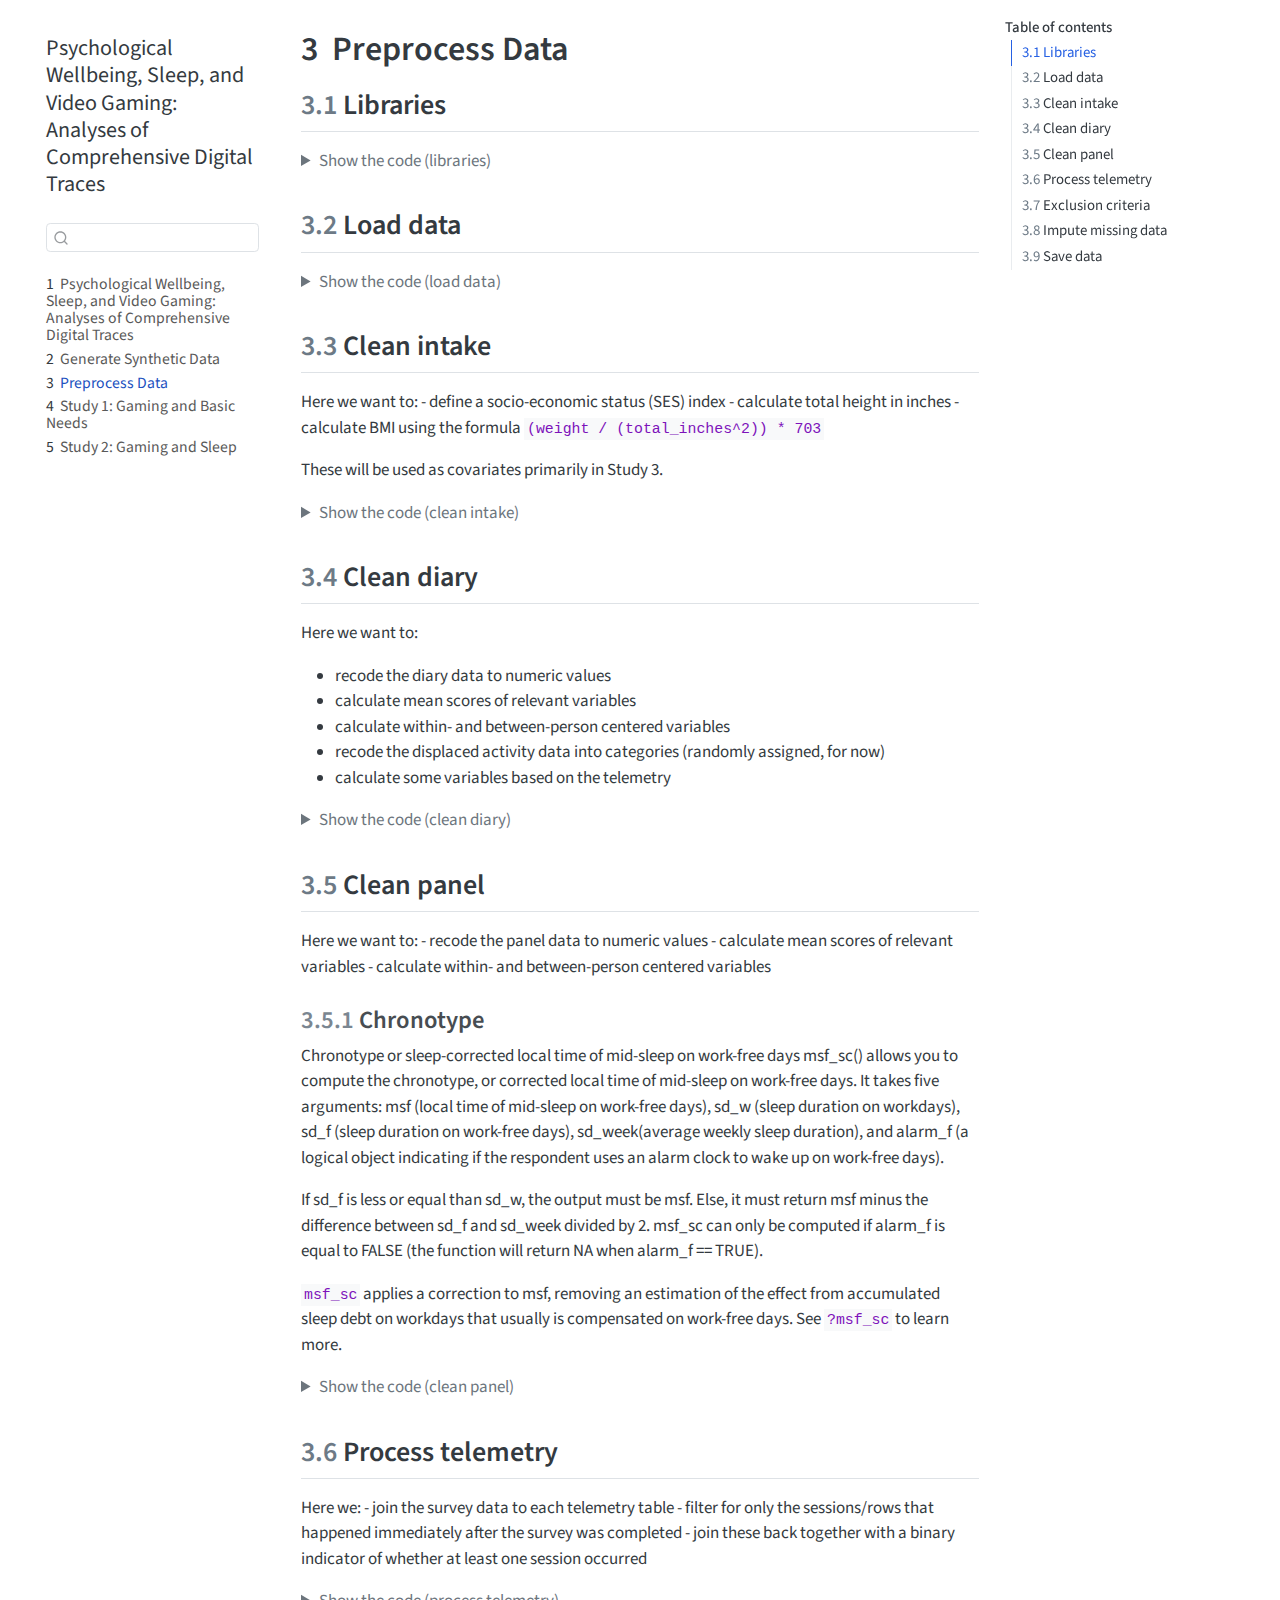
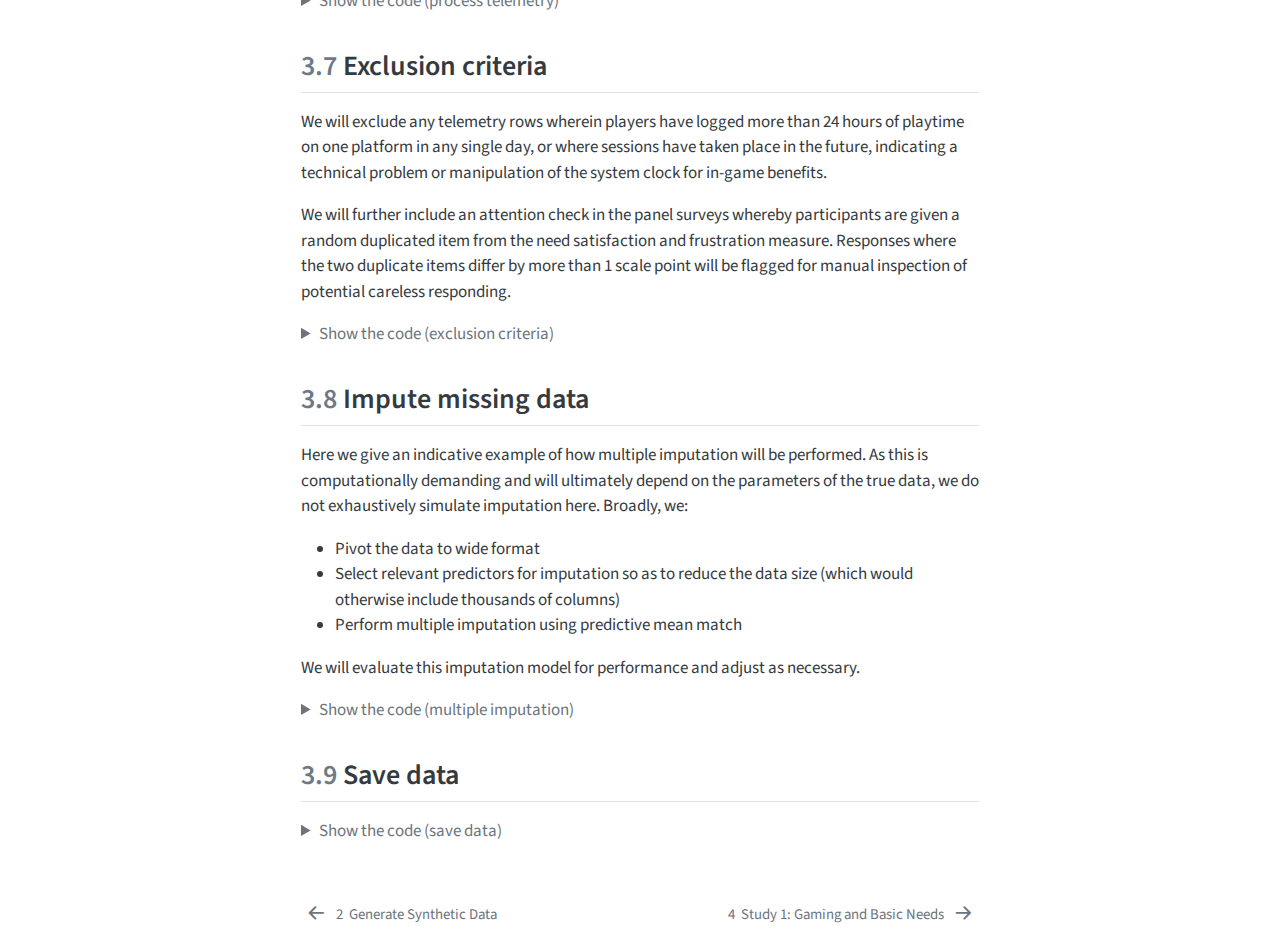
<file: docs/1_preprocess.html>
<!DOCTYPE html>
<html xmlns="http://www.w3.org/1999/xhtml" lang="en" xml:lang="en"><head>

<meta charset="utf-8">
<meta name="generator" content="quarto-1.4.549">

<meta name="viewport" content="width=device-width, initial-scale=1.0, user-scalable=yes">


<title>Psychological Wellbeing, Sleep, and Video Gaming: Analyses of Comprehensive Digital Traces - 3&nbsp; Preprocess Data</title>
<style>
code{white-space: pre-wrap;}
span.smallcaps{font-variant: small-caps;}
div.columns{display: flex; gap: min(4vw, 1.5em);}
div.column{flex: auto; overflow-x: auto;}
div.hanging-indent{margin-left: 1.5em; text-indent: -1.5em;}
ul.task-list{list-style: none;}
ul.task-list li input[type="checkbox"] {
  width: 0.8em;
  margin: 0 0.8em 0.2em -1em; /* quarto-specific, see https://github.com/quarto-dev/quarto-cli/issues/4556 */ 
  vertical-align: middle;
}
/* CSS for syntax highlighting */
pre > code.sourceCode { white-space: pre; position: relative; }
pre > code.sourceCode > span { line-height: 1.25; }
pre > code.sourceCode > span:empty { height: 1.2em; }
.sourceCode { overflow: visible; }
code.sourceCode > span { color: inherit; text-decoration: inherit; }
div.sourceCode { margin: 1em 0; }
pre.sourceCode { margin: 0; }
@media screen {
div.sourceCode { overflow: auto; }
}
@media print {
pre > code.sourceCode { white-space: pre-wrap; }
pre > code.sourceCode > span { text-indent: -5em; padding-left: 5em; }
}
pre.numberSource code
  { counter-reset: source-line 0; }
pre.numberSource code > span
  { position: relative; left: -4em; counter-increment: source-line; }
pre.numberSource code > span > a:first-child::before
  { content: counter(source-line);
    position: relative; left: -1em; text-align: right; vertical-align: baseline;
    border: none; display: inline-block;
    -webkit-touch-callout: none; -webkit-user-select: none;
    -khtml-user-select: none; -moz-user-select: none;
    -ms-user-select: none; user-select: none;
    padding: 0 4px; width: 4em;
  }
pre.numberSource { margin-left: 3em;  padding-left: 4px; }
div.sourceCode
  {   }
@media screen {
pre > code.sourceCode > span > a:first-child::before { text-decoration: underline; }
}
</style>


<script src="site_libs/quarto-nav/quarto-nav.js"></script>
<script src="site_libs/quarto-nav/headroom.min.js"></script>
<script src="site_libs/clipboard/clipboard.min.js"></script>
<script src="site_libs/quarto-search/autocomplete.umd.js"></script>
<script src="site_libs/quarto-search/fuse.min.js"></script>
<script src="site_libs/quarto-search/quarto-search.js"></script>
<meta name="quarto:offset" content="./">
<link href="./2_basicNeeds.html" rel="next">
<link href="./0_generateSyntheticData.html" rel="prev">
<script src="site_libs/quarto-html/quarto.js"></script>
<script src="site_libs/quarto-html/popper.min.js"></script>
<script src="site_libs/quarto-html/tippy.umd.min.js"></script>
<script src="site_libs/quarto-html/anchor.min.js"></script>
<link href="site_libs/quarto-html/tippy.css" rel="stylesheet">
<link href="site_libs/quarto-html/quarto-syntax-highlighting.css" rel="stylesheet" id="quarto-text-highlighting-styles">
<script src="site_libs/bootstrap/bootstrap.min.js"></script>
<link href="site_libs/bootstrap/bootstrap-icons.css" rel="stylesheet">
<link href="site_libs/bootstrap/bootstrap.min.css" rel="stylesheet" id="quarto-bootstrap" data-mode="light">
<script id="quarto-search-options" type="application/json">{
  "location": "sidebar",
  "copy-button": false,
  "collapse-after": 3,
  "panel-placement": "start",
  "type": "textbox",
  "limit": 50,
  "keyboard-shortcut": [
    "f",
    "/",
    "s"
  ],
  "show-item-context": false,
  "language": {
    "search-no-results-text": "No results",
    "search-matching-documents-text": "matching documents",
    "search-copy-link-title": "Copy link to search",
    "search-hide-matches-text": "Hide additional matches",
    "search-more-match-text": "more match in this document",
    "search-more-matches-text": "more matches in this document",
    "search-clear-button-title": "Clear",
    "search-text-placeholder": "",
    "search-detached-cancel-button-title": "Cancel",
    "search-submit-button-title": "Submit",
    "search-label": "Search"
  }
}</script>


</head>

<body class="nav-sidebar floating">

<div id="quarto-search-results"></div>
  <header id="quarto-header" class="headroom fixed-top">
  <nav class="quarto-secondary-nav">
    <div class="container-fluid d-flex">
      <button type="button" class="quarto-btn-toggle btn" data-bs-toggle="collapse" data-bs-target=".quarto-sidebar-collapse-item" aria-controls="quarto-sidebar" aria-expanded="false" aria-label="Toggle sidebar navigation" onclick="if (window.quartoToggleHeadroom) { window.quartoToggleHeadroom(); }">
        <i class="bi bi-layout-text-sidebar-reverse"></i>
      </button>
        <nav class="quarto-page-breadcrumbs" aria-label="breadcrumb"><ol class="breadcrumb"><li class="breadcrumb-item"><a href="./1_preprocess.html"><span class="chapter-number">3</span>&nbsp; <span class="chapter-title">Preprocess Data</span></a></li></ol></nav>
        <a class="flex-grow-1" role="button" data-bs-toggle="collapse" data-bs-target=".quarto-sidebar-collapse-item" aria-controls="quarto-sidebar" aria-expanded="false" aria-label="Toggle sidebar navigation" onclick="if (window.quartoToggleHeadroom) { window.quartoToggleHeadroom(); }">      
        </a>
      <button type="button" class="btn quarto-search-button" aria-label="" onclick="window.quartoOpenSearch();">
        <i class="bi bi-search"></i>
      </button>
    </div>
  </nav>
</header>
<!-- content -->
<div id="quarto-content" class="quarto-container page-columns page-rows-contents page-layout-full">
<!-- sidebar -->
  <nav id="quarto-sidebar" class="sidebar collapse collapse-horizontal quarto-sidebar-collapse-item sidebar-navigation floating overflow-auto">
    <div class="pt-lg-2 mt-2 text-left sidebar-header">
    <div class="sidebar-title mb-0 py-0">
      <a href="./">Psychological Wellbeing, Sleep, and Video Gaming: Analyses of Comprehensive Digital Traces</a> 
    </div>
      </div>
        <div class="mt-2 flex-shrink-0 align-items-center">
        <div class="sidebar-search">
        <div id="quarto-search" class="" title="Search"></div>
        </div>
        </div>
    <div class="sidebar-menu-container"> 
    <ul class="list-unstyled mt-1">
        <li class="sidebar-item">
  <div class="sidebar-item-container"> 
  <a href="./index.html" class="sidebar-item-text sidebar-link">
 <span class="menu-text"><span class="chapter-number">1</span>&nbsp; <span class="chapter-title">Psychological Wellbeing, Sleep, and Video Gaming: Analyses of Comprehensive Digital Traces</span></span></a>
  </div>
</li>
        <li class="sidebar-item">
  <div class="sidebar-item-container"> 
  <a href="./0_generateSyntheticData.html" class="sidebar-item-text sidebar-link">
 <span class="menu-text"><span class="chapter-number">2</span>&nbsp; <span class="chapter-title">Generate Synthetic Data</span></span></a>
  </div>
</li>
        <li class="sidebar-item">
  <div class="sidebar-item-container"> 
  <a href="./1_preprocess.html" class="sidebar-item-text sidebar-link active">
 <span class="menu-text"><span class="chapter-number">3</span>&nbsp; <span class="chapter-title">Preprocess Data</span></span></a>
  </div>
</li>
        <li class="sidebar-item">
  <div class="sidebar-item-container"> 
  <a href="./2_basicNeeds.html" class="sidebar-item-text sidebar-link">
 <span class="menu-text"><span class="chapter-number">4</span>&nbsp; <span class="chapter-title">Study 1: Gaming and Basic Needs</span></span></a>
  </div>
</li>
        <li class="sidebar-item">
  <div class="sidebar-item-container"> 
  <a href="./3_sleep.html" class="sidebar-item-text sidebar-link">
 <span class="menu-text"><span class="chapter-number">5</span>&nbsp; <span class="chapter-title">Study 2: Gaming and Sleep</span></span></a>
  </div>
</li>
    </ul>
    </div>
</nav>
<div id="quarto-sidebar-glass" class="quarto-sidebar-collapse-item" data-bs-toggle="collapse" data-bs-target=".quarto-sidebar-collapse-item"></div>
<!-- margin-sidebar -->
    <div id="quarto-margin-sidebar" class="sidebar margin-sidebar">
        <nav id="TOC" role="doc-toc" class="toc-active">
    <h2 id="toc-title">Table of contents</h2>
   
  <ul>
  <li><a href="#libraries" id="toc-libraries" class="nav-link active" data-scroll-target="#libraries"><span class="header-section-number">3.1</span> Libraries</a></li>
  <li><a href="#load-data" id="toc-load-data" class="nav-link" data-scroll-target="#load-data"><span class="header-section-number">3.2</span> Load data</a></li>
  <li><a href="#clean-intake" id="toc-clean-intake" class="nav-link" data-scroll-target="#clean-intake"><span class="header-section-number">3.3</span> Clean intake</a></li>
  <li><a href="#clean-diary" id="toc-clean-diary" class="nav-link" data-scroll-target="#clean-diary"><span class="header-section-number">3.4</span> Clean diary</a></li>
  <li><a href="#clean-panel" id="toc-clean-panel" class="nav-link" data-scroll-target="#clean-panel"><span class="header-section-number">3.5</span> Clean panel</a>
  <ul class="collapse">
  <li><a href="#chronotype" id="toc-chronotype" class="nav-link" data-scroll-target="#chronotype"><span class="header-section-number">3.5.1</span> Chronotype</a></li>
  </ul></li>
  <li><a href="#process-telemetry" id="toc-process-telemetry" class="nav-link" data-scroll-target="#process-telemetry"><span class="header-section-number">3.6</span> Process telemetry</a></li>
  <li><a href="#exclusion-criteria" id="toc-exclusion-criteria" class="nav-link" data-scroll-target="#exclusion-criteria"><span class="header-section-number">3.7</span> Exclusion criteria</a></li>
  <li><a href="#impute-missing-data" id="toc-impute-missing-data" class="nav-link" data-scroll-target="#impute-missing-data"><span class="header-section-number">3.8</span> Impute missing data</a></li>
  <li><a href="#save-data" id="toc-save-data" class="nav-link" data-scroll-target="#save-data"><span class="header-section-number">3.9</span> Save data</a></li>
  </ul>
</nav>
    </div>
<!-- main -->
<main class="content column-body" id="quarto-document-content">

<header id="title-block-header" class="quarto-title-block default">
<div class="quarto-title">
<h1 class="title"><span class="chapter-number">3</span>&nbsp; <span class="chapter-title">Preprocess Data</span></h1>
</div>



<div class="quarto-title-meta column-body">

    
  
    
  </div>
  


</header>


<section id="libraries" class="level2" data-number="3.1">
<h2 data-number="3.1" class="anchored" data-anchor-id="libraries"><span class="header-section-number">3.1</span> Libraries</h2>
<div class="cell">
<details class="code-fold">
<summary>Show the code (libraries)</summary>
<div class="sourceCode cell-code" id="cb1"><pre class="sourceCode r code-with-copy"><code class="sourceCode r"><span id="cb1-1"><a href="#cb1-1" aria-hidden="true" tabindex="-1"></a><span class="cf">if</span> (<span class="sc">!</span><span class="fu">require</span>(<span class="st">"pacman"</span>)) <span class="fu">install.packages</span>(<span class="st">"pacman"</span>)</span>
<span id="cb1-2"><a href="#cb1-2" aria-hidden="true" tabindex="-1"></a><span class="fu">library</span>(pacman)</span>
<span id="cb1-3"><a href="#cb1-3" aria-hidden="true" tabindex="-1"></a></span>
<span id="cb1-4"><a href="#cb1-4" aria-hidden="true" tabindex="-1"></a><span class="fu">p_load</span>(tidyverse, mctq, data.table)</span>
<span id="cb1-5"><a href="#cb1-5" aria-hidden="true" tabindex="-1"></a></span>
<span id="cb1-6"><a href="#cb1-6" aria-hidden="true" tabindex="-1"></a><span class="fu">set.seed</span>(<span class="dv">8675309</span>)</span></code><button title="Copy to Clipboard" class="code-copy-button"><i class="bi"></i></button></pre></div>
</details>
</div>
</section>
<section id="load-data" class="level2" data-number="3.2">
<h2 data-number="3.2" class="anchored" data-anchor-id="load-data"><span class="header-section-number">3.2</span> Load data</h2>
<div class="cell">
<details class="code-fold">
<summary>Show the code (load data)</summary>
<div class="sourceCode cell-code" id="cb2"><pre class="sourceCode r code-with-copy"><code class="sourceCode r"><span id="cb2-1"><a href="#cb2-1" aria-hidden="true" tabindex="-1"></a>synDiary <span class="ot">&lt;-</span> <span class="fu">read_csv</span>(<span class="st">"data-synthetic/synDiary.csv.gz"</span>)</span>
<span id="cb2-2"><a href="#cb2-2" aria-hidden="true" tabindex="-1"></a></span>
<span id="cb2-3"><a href="#cb2-3" aria-hidden="true" tabindex="-1"></a><span class="co"># for unknown reasons, read_csv imports some columns incorrectly, so we use data.table::fread</span></span>
<span id="cb2-4"><a href="#cb2-4" aria-hidden="true" tabindex="-1"></a>synPanel <span class="ot">&lt;-</span> <span class="fu">fread</span>(<span class="st">"data-synthetic/synPanel.csv.gz"</span>) </span>
<span id="cb2-5"><a href="#cb2-5" aria-hidden="true" tabindex="-1"></a>synIntake <span class="ot">&lt;-</span> <span class="fu">read_csv</span>(<span class="st">"data-synthetic/synIntake.csv.gz"</span>)</span>
<span id="cb2-6"><a href="#cb2-6" aria-hidden="true" tabindex="-1"></a></span>
<span id="cb2-7"><a href="#cb2-7" aria-hidden="true" tabindex="-1"></a>synNintendo <span class="ot">&lt;-</span> <span class="fu">read_csv</span>(<span class="st">"data-synthetic/synNintendo.csv.gz"</span>) <span class="sc">|&gt;</span></span>
<span id="cb2-8"><a href="#cb2-8" aria-hidden="true" tabindex="-1"></a>  <span class="fu">mutate</span>(<span class="at">sessionEnd =</span> sessionStart <span class="sc">+</span> <span class="fu">minutes</span>(<span class="fu">round</span>(duration)), <span class="at">.after =</span> sessionStart)</span>
<span id="cb2-9"><a href="#cb2-9" aria-hidden="true" tabindex="-1"></a>synXbox <span class="ot">&lt;-</span> <span class="fu">read_csv</span>(<span class="st">"data-synthetic/synXbox.csv.gz"</span>) <span class="sc">|&gt;</span></span>
<span id="cb2-10"><a href="#cb2-10" aria-hidden="true" tabindex="-1"></a>  <span class="fu">mutate</span>(<span class="at">sessionEnd =</span> sessionStart <span class="sc">+</span> <span class="fu">minutes</span>(<span class="fu">round</span>(duration)), <span class="at">.after =</span> sessionStart)</span>
<span id="cb2-11"><a href="#cb2-11" aria-hidden="true" tabindex="-1"></a>synSteam <span class="ot">&lt;-</span> <span class="fu">read_csv</span>(<span class="st">"data-synthetic/synSteam.csv.gz"</span>) <span class="sc">|&gt;</span> </span>
<span id="cb2-12"><a href="#cb2-12" aria-hidden="true" tabindex="-1"></a>  <span class="fu">mutate</span>(<span class="at">sessionStart =</span> date <span class="sc">+</span> <span class="fu">hours</span>(hour))</span></code><button title="Copy to Clipboard" class="code-copy-button"><i class="bi"></i></button></pre></div>
</details>
</div>
</section>
<section id="clean-intake" class="level2" data-number="3.3">
<h2 data-number="3.3" class="anchored" data-anchor-id="clean-intake"><span class="header-section-number">3.3</span> Clean intake</h2>
<p>Here we want to: - define a socio-economic status (SES) index - calculate total height in inches - calculate BMI using the formula <code>(weight / (total_inches^2)) * 703</code></p>
<p>These will be used as covariates primarily in Study 3.</p>
<div class="cell">
<details class="code-fold">
<summary>Show the code (clean intake)</summary>
<div class="sourceCode cell-code" id="cb3"><pre class="sourceCode r code-with-copy"><code class="sourceCode r"><span id="cb3-1"><a href="#cb3-1" aria-hidden="true" tabindex="-1"></a>synIntakeClean <span class="ot">&lt;-</span> synIntake <span class="sc">|&gt;</span></span>
<span id="cb3-2"><a href="#cb3-2" aria-hidden="true" tabindex="-1"></a>  <span class="co"># define socio-economic status (SES) index</span></span>
<span id="cb3-3"><a href="#cb3-3" aria-hidden="true" tabindex="-1"></a>  <span class="fu">mutate</span>(</span>
<span id="cb3-4"><a href="#cb3-4" aria-hidden="true" tabindex="-1"></a>    <span class="co"># Assigning scores to employment categories</span></span>
<span id="cb3-5"><a href="#cb3-5" aria-hidden="true" tabindex="-1"></a>    <span class="at">empScore =</span> <span class="fu">case_when</span>(</span>
<span id="cb3-6"><a href="#cb3-6" aria-hidden="true" tabindex="-1"></a>      employment <span class="sc">==</span> <span class="st">"Full-Time"</span> <span class="sc">~</span> <span class="dv">5</span>,</span>
<span id="cb3-7"><a href="#cb3-7" aria-hidden="true" tabindex="-1"></a>      employment <span class="sc">==</span> <span class="st">"Part-Time"</span> <span class="sc">~</span> <span class="dv">4</span>,</span>
<span id="cb3-8"><a href="#cb3-8" aria-hidden="true" tabindex="-1"></a>      employment <span class="sc">==</span> <span class="st">"Due to start a new job within the next month"</span> <span class="sc">~</span> <span class="dv">3</span>,</span>
<span id="cb3-9"><a href="#cb3-9" aria-hidden="true" tabindex="-1"></a>      employment <span class="sc">==</span> <span class="st">"Not in paid work (e.g. homemaker', 'retired or disabled)"</span> <span class="sc">~</span> <span class="dv">2</span>,</span>
<span id="cb3-10"><a href="#cb3-10" aria-hidden="true" tabindex="-1"></a>      employment <span class="sc">==</span> <span class="st">"Unemployed (and job seeking)"</span> <span class="sc">~</span> <span class="dv">1</span>,</span>
<span id="cb3-11"><a href="#cb3-11" aria-hidden="true" tabindex="-1"></a>      employment <span class="sc">==</span> <span class="st">"Other"</span> <span class="sc">~</span> <span class="cn">NA_real_</span> ,  <span class="co"># Adjust based on context if necessary</span></span>
<span id="cb3-12"><a href="#cb3-12" aria-hidden="true" tabindex="-1"></a>      <span class="cn">TRUE</span> <span class="sc">~</span> <span class="cn">NA_real_</span>  <span class="co"># Handle any other cases</span></span>
<span id="cb3-13"><a href="#cb3-13" aria-hidden="true" tabindex="-1"></a>    ),</span>
<span id="cb3-14"><a href="#cb3-14" aria-hidden="true" tabindex="-1"></a>    </span>
<span id="cb3-15"><a href="#cb3-15" aria-hidden="true" tabindex="-1"></a>    <span class="co"># Assigning scores to education levels</span></span>
<span id="cb3-16"><a href="#cb3-16" aria-hidden="true" tabindex="-1"></a>    <span class="at">eduScore =</span> <span class="fu">case_when</span>(</span>
<span id="cb3-17"><a href="#cb3-17" aria-hidden="true" tabindex="-1"></a>      eduLevel <span class="sc">==</span> <span class="st">"Graduate or professional degree (MA, MS, MBA, PhD, etc)"</span> <span class="sc">~</span> <span class="dv">7</span>,</span>
<span id="cb3-18"><a href="#cb3-18" aria-hidden="true" tabindex="-1"></a>      eduLevel <span class="sc">==</span> <span class="st">"University Bachelors Degree"</span> <span class="sc">~</span> <span class="dv">6</span>,</span>
<span id="cb3-19"><a href="#cb3-19" aria-hidden="true" tabindex="-1"></a>      eduLevel <span class="sc">==</span> <span class="st">"Some University but no degree"</span> <span class="sc">~</span> <span class="dv">5</span>,</span>
<span id="cb3-20"><a href="#cb3-20" aria-hidden="true" tabindex="-1"></a>      eduLevel <span class="sc">==</span> <span class="st">"Vocational or Similar"</span> <span class="sc">~</span> <span class="dv">4</span>,</span>
<span id="cb3-21"><a href="#cb3-21" aria-hidden="true" tabindex="-1"></a>      eduLevel <span class="sc">==</span> <span class="st">"Completed Secondary School"</span> <span class="sc">~</span> <span class="dv">3</span>,</span>
<span id="cb3-22"><a href="#cb3-22" aria-hidden="true" tabindex="-1"></a>      eduLevel <span class="sc">==</span> <span class="st">"Some Secondary"</span> <span class="sc">~</span> <span class="dv">2</span>,</span>
<span id="cb3-23"><a href="#cb3-23" aria-hidden="true" tabindex="-1"></a>      eduLevel <span class="sc">==</span> <span class="st">"Completed Primary School"</span> <span class="sc">~</span> <span class="dv">1</span>,</span>
<span id="cb3-24"><a href="#cb3-24" aria-hidden="true" tabindex="-1"></a>      eduLevel <span class="sc">==</span> <span class="st">"Some Primary"</span> <span class="sc">~</span> <span class="dv">1</span>,</span>
<span id="cb3-25"><a href="#cb3-25" aria-hidden="true" tabindex="-1"></a>      eduLevel <span class="sc">==</span> <span class="st">"Prefer not to say"</span> <span class="sc">~</span> <span class="cn">NA_real_</span>,  <span class="co"># Treat as missing</span></span>
<span id="cb3-26"><a href="#cb3-26" aria-hidden="true" tabindex="-1"></a>      <span class="cn">TRUE</span> <span class="sc">~</span> <span class="cn">NA_real_</span>  <span class="co"># Handle any other cases</span></span>
<span id="cb3-27"><a href="#cb3-27" aria-hidden="true" tabindex="-1"></a>    ),</span>
<span id="cb3-28"><a href="#cb3-28" aria-hidden="true" tabindex="-1"></a>    </span>
<span id="cb3-29"><a href="#cb3-29" aria-hidden="true" tabindex="-1"></a>    <span class="co"># Combining the scores into a SES index</span></span>
<span id="cb3-30"><a href="#cb3-30" aria-hidden="true" tabindex="-1"></a>    <span class="at">SES_index =</span> empScore <span class="sc">+</span> eduScore</span>
<span id="cb3-31"><a href="#cb3-31" aria-hidden="true" tabindex="-1"></a>  ) <span class="sc">|&gt;</span> </span>
<span id="cb3-32"><a href="#cb3-32" aria-hidden="true" tabindex="-1"></a>  <span class="fu">mutate</span>(</span>
<span id="cb3-33"><a href="#cb3-33" aria-hidden="true" tabindex="-1"></a>    <span class="co"># Calculate total height in inches</span></span>
<span id="cb3-34"><a href="#cb3-34" aria-hidden="true" tabindex="-1"></a>    <span class="at">total_inches =</span> <span class="st">`</span><span class="at">height#1_1_1</span><span class="st">`</span> <span class="sc">*</span> <span class="dv">12</span> <span class="sc">+</span> <span class="st">`</span><span class="at">height#1_1_2</span><span class="st">`</span>,</span>
<span id="cb3-35"><a href="#cb3-35" aria-hidden="true" tabindex="-1"></a>    </span>
<span id="cb3-36"><a href="#cb3-36" aria-hidden="true" tabindex="-1"></a>    <span class="co"># Calculate BMI using the formula</span></span>
<span id="cb3-37"><a href="#cb3-37" aria-hidden="true" tabindex="-1"></a>    <span class="at">bmi =</span> (weight <span class="sc">/</span> (total_inches<span class="sc">^</span><span class="dv">2</span>)) <span class="sc">*</span> <span class="dv">703</span>,</span>
<span id="cb3-38"><a href="#cb3-38" aria-hidden="true" tabindex="-1"></a></span>
<span id="cb3-39"><a href="#cb3-39" aria-hidden="true" tabindex="-1"></a>    <span class="at">age_scaled =</span> <span class="fu">as.numeric</span>(<span class="fu">scale</span>(age, <span class="at">center =</span> <span class="cn">TRUE</span>, <span class="at">scale =</span> <span class="cn">TRUE</span>)),</span>
<span id="cb3-40"><a href="#cb3-40" aria-hidden="true" tabindex="-1"></a>    <span class="at">bmi_scaled =</span> <span class="fu">as.numeric</span>(<span class="fu">scale</span>(bmi, <span class="at">center =</span> <span class="cn">TRUE</span>, <span class="at">scale =</span> <span class="cn">TRUE</span>)),</span>
<span id="cb3-41"><a href="#cb3-41" aria-hidden="true" tabindex="-1"></a>    <span class="at">SES_index_scaled =</span> <span class="fu">as.numeric</span>(<span class="fu">scale</span>(SES_index, <span class="at">center =</span> <span class="cn">TRUE</span>, <span class="at">scale =</span> <span class="cn">TRUE</span>))</span>
<span id="cb3-42"><a href="#cb3-42" aria-hidden="true" tabindex="-1"></a>  )</span></code><button title="Copy to Clipboard" class="code-copy-button"><i class="bi"></i></button></pre></div>
</details>
</div>
</section>
<section id="clean-diary" class="level2" data-number="3.4">
<h2 data-number="3.4" class="anchored" data-anchor-id="clean-diary"><span class="header-section-number">3.4</span> Clean diary</h2>
<p>Here we want to:</p>
<ul>
<li>recode the diary data to numeric values</li>
<li>calculate mean scores of relevant variables</li>
<li>calculate within- and between-person centered variables</li>
<li>recode the displaced activity data into categories (randomly assigned, for now)</li>
<li>calculate some variables based on the telemetry</li>
</ul>
<div class="cell">
<details class="code-fold">
<summary>Show the code (clean diary)</summary>
<div class="sourceCode cell-code" id="cb4"><pre class="sourceCode r code-with-copy"><code class="sourceCode r"><span id="cb4-1"><a href="#cb4-1" aria-hidden="true" tabindex="-1"></a>synDiaryClean <span class="ot">&lt;-</span> synDiary <span class="sc">|&gt;</span></span>
<span id="cb4-2"><a href="#cb4-2" aria-hidden="true" tabindex="-1"></a>  <span class="fu">mutate</span>(</span>
<span id="cb4-3"><a href="#cb4-3" aria-hidden="true" tabindex="-1"></a>    <span class="fu">across</span>(<span class="fu">starts_with</span>(<span class="fu">c</span>(<span class="st">"bpnsfs"</span>, <span class="st">"bangs"</span>)), <span class="sc">~</span> <span class="fu">case_when</span>(</span>
<span id="cb4-4"><a href="#cb4-4" aria-hidden="true" tabindex="-1"></a>      . <span class="sc">%in%</span> <span class="fu">c</span>(<span class="st">"1 </span><span class="sc">\n</span><span class="st">Strongly Disagree"</span>, <span class="st">"1 - Not at all true"</span>, <span class="st">"1 - very strongly disagree"</span>) <span class="sc">~</span> <span class="dv">1</span>,</span>
<span id="cb4-5"><a href="#cb4-5" aria-hidden="true" tabindex="-1"></a>      . <span class="sc">%in%</span> <span class="fu">c</span>(<span class="st">"2"</span>, <span class="st">"2 - strongly disagree"</span>) <span class="sc">~</span> <span class="dv">2</span>,</span>
<span id="cb4-6"><a href="#cb4-6" aria-hidden="true" tabindex="-1"></a>      . <span class="sc">%in%</span> <span class="fu">c</span>(<span class="st">"3"</span>, <span class="st">"3 - disagree"</span>) <span class="sc">~</span> <span class="dv">3</span>,</span>
<span id="cb4-7"><a href="#cb4-7" aria-hidden="true" tabindex="-1"></a>      . <span class="sc">%in%</span> <span class="fu">c</span>(<span class="st">"4Neither Agree nor Disagree"</span>, <span class="st">"4"</span>, <span class="st">"4 - neither disagree nor agree"</span>) <span class="sc">~</span> <span class="dv">4</span>,</span>
<span id="cb4-8"><a href="#cb4-8" aria-hidden="true" tabindex="-1"></a>      . <span class="sc">%in%</span> <span class="fu">c</span>(<span class="st">"5"</span>, <span class="st">"5 - Completely true"</span>, <span class="st">"5 - agree"</span>) <span class="sc">~</span> <span class="dv">5</span>,</span>
<span id="cb4-9"><a href="#cb4-9" aria-hidden="true" tabindex="-1"></a>      . <span class="sc">%in%</span> <span class="fu">c</span>(<span class="st">"6"</span>) <span class="sc">~</span> <span class="dv">6</span>,</span>
<span id="cb4-10"><a href="#cb4-10" aria-hidden="true" tabindex="-1"></a>      . <span class="sc">%in%</span> <span class="fu">c</span>(<span class="st">"7 Strongly agree"</span>) <span class="sc">~</span> <span class="dv">7</span>,</span>
<span id="cb4-11"><a href="#cb4-11" aria-hidden="true" tabindex="-1"></a>      <span class="cn">TRUE</span> <span class="sc">~</span> <span class="cn">NA_integer_</span></span>
<span id="cb4-12"><a href="#cb4-12" aria-hidden="true" tabindex="-1"></a>    ))</span>
<span id="cb4-13"><a href="#cb4-13" aria-hidden="true" tabindex="-1"></a>  ) <span class="sc">%&gt;%</span></span>
<span id="cb4-14"><a href="#cb4-14" aria-hidden="true" tabindex="-1"></a>  <span class="co"># calculate mean scores of relevant variables (there is no missing data within waves)</span></span>
<span id="cb4-15"><a href="#cb4-15" aria-hidden="true" tabindex="-1"></a>  <span class="fu">mutate</span>(</span>
<span id="cb4-16"><a href="#cb4-16" aria-hidden="true" tabindex="-1"></a>    <span class="at">globalNS =</span> <span class="fu">rowMeans</span>(<span class="fu">select</span>(., bpnsfs_1<span class="sc">:</span>bpnsfs_3), <span class="at">na.rm =</span> <span class="cn">TRUE</span>),</span>
<span id="cb4-17"><a href="#cb4-17" aria-hidden="true" tabindex="-1"></a>    <span class="at">globalNF =</span> <span class="fu">rowMeans</span>(<span class="fu">select</span>(., bpnsfs_4<span class="sc">:</span>bpnsfs_6), <span class="at">na.rm =</span> <span class="cn">TRUE</span>),</span>
<span id="cb4-18"><a href="#cb4-18" aria-hidden="true" tabindex="-1"></a>    <span class="at">gameNS =</span> <span class="fu">rowMeans</span>(<span class="fu">select</span>(., bangs_1<span class="sc">:</span>bangs_3), <span class="at">na.rm =</span> <span class="cn">TRUE</span>),</span>
<span id="cb4-19"><a href="#cb4-19" aria-hidden="true" tabindex="-1"></a>    <span class="at">gameNF =</span> <span class="fu">rowMeans</span>(<span class="fu">select</span>(., bangs_4<span class="sc">:</span>bangs_6), <span class="at">na.rm =</span> <span class="cn">TRUE</span>)</span>
<span id="cb4-20"><a href="#cb4-20" aria-hidden="true" tabindex="-1"></a>  ) <span class="sc">|&gt;</span></span>
<span id="cb4-21"><a href="#cb4-21" aria-hidden="true" tabindex="-1"></a>  <span class="co"># Calculate within- and between-person centered variables</span></span>
<span id="cb4-22"><a href="#cb4-22" aria-hidden="true" tabindex="-1"></a>  <span class="fu">group_by</span>(pid) <span class="sc">%&gt;%</span></span>
<span id="cb4-23"><a href="#cb4-23" aria-hidden="true" tabindex="-1"></a>  <span class="fu">mutate</span>(<span class="fu">across</span>(</span>
<span id="cb4-24"><a href="#cb4-24" aria-hidden="true" tabindex="-1"></a>    <span class="fu">c</span>(globalNS, globalNF, gameNS, gameNF),</span>
<span id="cb4-25"><a href="#cb4-25" aria-hidden="true" tabindex="-1"></a>    <span class="fu">list</span>(</span>
<span id="cb4-26"><a href="#cb4-26" aria-hidden="true" tabindex="-1"></a>      <span class="at">cw =</span> <span class="sc">~</span> . <span class="sc">-</span> <span class="fu">mean</span>(., <span class="at">na.rm =</span> <span class="cn">TRUE</span>),</span>
<span id="cb4-27"><a href="#cb4-27" aria-hidden="true" tabindex="-1"></a>      <span class="at">cb =</span> <span class="sc">~</span> <span class="fu">mean</span>(., <span class="at">na.rm =</span> <span class="cn">TRUE</span>)</span>
<span id="cb4-28"><a href="#cb4-28" aria-hidden="true" tabindex="-1"></a>    )</span>
<span id="cb4-29"><a href="#cb4-29" aria-hidden="true" tabindex="-1"></a>  )) <span class="sc">%&gt;%</span></span>
<span id="cb4-30"><a href="#cb4-30" aria-hidden="true" tabindex="-1"></a>  <span class="fu">ungroup</span>() <span class="sc">%&gt;%</span></span>
<span id="cb4-31"><a href="#cb4-31" aria-hidden="true" tabindex="-1"></a>  <span class="fu">mutate</span>(<span class="fu">across</span>(</span>
<span id="cb4-32"><a href="#cb4-32" aria-hidden="true" tabindex="-1"></a>    <span class="fu">ends_with</span>(<span class="st">"cb"</span>),</span>
<span id="cb4-33"><a href="#cb4-33" aria-hidden="true" tabindex="-1"></a>    <span class="sc">~</span> . <span class="sc">-</span> <span class="fu">mean</span>(., <span class="at">na.rm =</span> <span class="cn">TRUE</span>)</span>
<span id="cb4-34"><a href="#cb4-34" aria-hidden="true" tabindex="-1"></a>  )) <span class="sc">|&gt;</span></span>
<span id="cb4-35"><a href="#cb4-35" aria-hidden="true" tabindex="-1"></a>  <span class="co"># to understand displaced activities, we will manually code the true</span></span>
<span id="cb4-36"><a href="#cb4-36" aria-hidden="true" tabindex="-1"></a>  <span class="co"># participant activity data into categories. We pre-define 5 problematic</span></span>
<span id="cb4-37"><a href="#cb4-37" aria-hidden="true" tabindex="-1"></a>  <span class="co"># displacement categories (work/school, social engagements, sleep, eating,</span></span>
<span id="cb4-38"><a href="#cb4-38" aria-hidden="true" tabindex="-1"></a>  <span class="co"># fitness, caretaking) and one catch-all category (other), which may later be</span></span>
<span id="cb4-39"><a href="#cb4-39" aria-hidden="true" tabindex="-1"></a>  <span class="co"># broken down into subcategories.</span></span>
<span id="cb4-40"><a href="#cb4-40" aria-hidden="true" tabindex="-1"></a>  <span class="fu">mutate</span>(</span>
<span id="cb4-41"><a href="#cb4-41" aria-hidden="true" tabindex="-1"></a>    <span class="at">displacedActivityCategory =</span> <span class="fu">ifelse</span>(<span class="sc">!</span><span class="fu">is.na</span>(displacedActivity),</span>
<span id="cb4-42"><a href="#cb4-42" aria-hidden="true" tabindex="-1"></a>      <span class="fu">sample</span>(<span class="fu">c</span>(<span class="st">"work/school"</span>, <span class="st">"social engagements"</span>, <span class="st">"sleep"</span>, <span class="st">"eating"</span>, <span class="st">"fitness"</span>, <span class="st">"caretaking"</span>, <span class="st">"other"</span>),</span>
<span id="cb4-43"><a href="#cb4-43" aria-hidden="true" tabindex="-1"></a>        <span class="fu">n</span>(),</span>
<span id="cb4-44"><a href="#cb4-44" aria-hidden="true" tabindex="-1"></a>        <span class="at">prob =</span> <span class="fu">c</span>(.<span class="dv">05</span>, .<span class="dv">05</span>, .<span class="dv">05</span>, .<span class="dv">05</span>, .<span class="dv">05</span>, .<span class="dv">05</span>, .<span class="dv">75</span>),</span>
<span id="cb4-45"><a href="#cb4-45" aria-hidden="true" tabindex="-1"></a>        <span class="at">replace =</span> <span class="cn">TRUE</span></span>
<span id="cb4-46"><a href="#cb4-46" aria-hidden="true" tabindex="-1"></a>      ),</span>
<span id="cb4-47"><a href="#cb4-47" aria-hidden="true" tabindex="-1"></a>      <span class="cn">NA_character_</span></span>
<span id="cb4-48"><a href="#cb4-48" aria-hidden="true" tabindex="-1"></a>    ),</span>
<span id="cb4-49"><a href="#cb4-49" aria-hidden="true" tabindex="-1"></a>    <span class="at">displacedCoreDomain =</span> <span class="fu">ifelse</span>(displacedActivityCategory <span class="sc">%in%</span> <span class="fu">c</span>(</span>
<span id="cb4-50"><a href="#cb4-50" aria-hidden="true" tabindex="-1"></a>      <span class="st">"work/school"</span>, <span class="st">"social engagements"</span>,</span>
<span id="cb4-51"><a href="#cb4-51" aria-hidden="true" tabindex="-1"></a>      <span class="st">"sleep"</span>, <span class="st">"eating"</span>, <span class="st">"fitness"</span>, <span class="st">"caretaking"</span>, <span class="st">"other"</span></span>
<span id="cb4-52"><a href="#cb4-52" aria-hidden="true" tabindex="-1"></a>    ),</span>
<span id="cb4-53"><a href="#cb4-53" aria-hidden="true" tabindex="-1"></a>    <span class="cn">TRUE</span>,</span>
<span id="cb4-54"><a href="#cb4-54" aria-hidden="true" tabindex="-1"></a>    <span class="cn">FALSE</span></span>
<span id="cb4-55"><a href="#cb4-55" aria-hidden="true" tabindex="-1"></a>    ),</span>
<span id="cb4-56"><a href="#cb4-56" aria-hidden="true" tabindex="-1"></a>    <span class="at">.after =</span> displacedActivity</span>
<span id="cb4-57"><a href="#cb4-57" aria-hidden="true" tabindex="-1"></a>  )</span></code><button title="Copy to Clipboard" class="code-copy-button"><i class="bi"></i></button></pre></div>
</details>
</div>
</section>
<section id="clean-panel" class="level2" data-number="3.5">
<h2 data-number="3.5" class="anchored" data-anchor-id="clean-panel"><span class="header-section-number">3.5</span> Clean panel</h2>
<p>Here we want to: - recode the panel data to numeric values - calculate mean scores of relevant variables - calculate within- and between-person centered variables</p>
<section id="chronotype" class="level3" data-number="3.5.1">
<h3 data-number="3.5.1" class="anchored" data-anchor-id="chronotype"><span class="header-section-number">3.5.1</span> Chronotype</h3>
<p>Chronotype or sleep-corrected local time of mid-sleep on work-free days msf_sc() allows you to compute the chronotype, or corrected local time of mid-sleep on work-free days. It takes five arguments: msf (local time of mid-sleep on work-free days), sd_w (sleep duration on workdays), sd_f (sleep duration on work-free days), sd_week(average weekly sleep duration), and alarm_f (a logical object indicating if the respondent uses an alarm clock to wake up on work-free days).</p>
<p>If sd_f is less or equal than sd_w, the output must be msf. Else, it must return msf minus the difference between sd_f and sd_week divided by 2. msf_sc can only be computed if alarm_f is equal to FALSE (the function will return NA when alarm_f == TRUE).</p>
<p><code>msf_sc</code> applies a correction to msf, removing an estimation of the effect from accumulated sleep debt on workdays that usually is compensated on work-free days. See <code>?msf_sc</code> to learn more.</p>
<div class="cell">
<details class="code-fold">
<summary>Show the code (clean panel)</summary>
<div class="sourceCode cell-code" id="cb5"><pre class="sourceCode r code-with-copy"><code class="sourceCode r"><span id="cb5-1"><a href="#cb5-1" aria-hidden="true" tabindex="-1"></a>synPanelClean <span class="ot">&lt;-</span> synPanel <span class="sc">|&gt;</span></span>
<span id="cb5-2"><a href="#cb5-2" aria-hidden="true" tabindex="-1"></a>  <span class="fu">mutate</span>(</span>
<span id="cb5-3"><a href="#cb5-3" aria-hidden="true" tabindex="-1"></a>    <span class="fu">across</span>(<span class="fu">starts_with</span>(<span class="fu">c</span>(<span class="st">"bangs"</span>, <span class="st">"wemwbs"</span>, <span class="st">"promis"</span>, <span class="st">"trojan"</span>, <span class="st">"BFI"</span>, <span class="st">"eps"</span>)), <span class="sc">~</span> <span class="fu">case_when</span>(</span>
<span id="cb5-4"><a href="#cb5-4" aria-hidden="true" tabindex="-1"></a>      . <span class="sc">%in%</span> <span class="fu">c</span>(<span class="st">"Greatly interfered"</span>) <span class="sc">~</span> <span class="sc">-</span><span class="dv">3</span>,</span>
<span id="cb5-5"><a href="#cb5-5" aria-hidden="true" tabindex="-1"></a>      . <span class="sc">%in%</span> <span class="fu">c</span>(<span class="st">"Moderately interfered"</span>) <span class="sc">~</span> <span class="sc">-</span><span class="dv">2</span>,</span>
<span id="cb5-6"><a href="#cb5-6" aria-hidden="true" tabindex="-1"></a>      . <span class="sc">%in%</span> <span class="fu">c</span>(<span class="st">"Slightly interfered"</span>) <span class="sc">~</span> <span class="sc">-</span><span class="dv">1</span>,</span>
<span id="cb5-7"><a href="#cb5-7" aria-hidden="true" tabindex="-1"></a>      . <span class="sc">%in%</span> <span class="fu">c</span>(<span class="st">"No impact"</span>,<span class="st">"No chance of dozing"</span>) <span class="sc">~</span> <span class="dv">0</span>,</span>
<span id="cb5-8"><a href="#cb5-8" aria-hidden="true" tabindex="-1"></a>      . <span class="sc">%in%</span> <span class="fu">c</span>(</span>
<span id="cb5-9"><a href="#cb5-9" aria-hidden="true" tabindex="-1"></a>        <span class="st">"1 </span><span class="sc">\n</span><span class="st">Strongly Disagree"</span>, <span class="st">"1 - Not at all true"</span>, <span class="st">"1 - None of the time"</span>, <span class="st">"Never"</span>, <span class="st">"1 - Strongly disagree"</span>,</span>
<span id="cb5-10"><a href="#cb5-10" aria-hidden="true" tabindex="-1"></a>        <span class="st">"Disagree strongly"</span>, <span class="st">"Slightly supported"</span>, <span class="st">"Slight chance of dozing"</span></span>
<span id="cb5-11"><a href="#cb5-11" aria-hidden="true" tabindex="-1"></a>      ) <span class="sc">~</span> <span class="dv">1</span>,</span>
<span id="cb5-12"><a href="#cb5-12" aria-hidden="true" tabindex="-1"></a>      . <span class="sc">%in%</span> <span class="fu">c</span>(<span class="st">"2"</span>, <span class="st">"2 - Rarely"</span>, <span class="st">"Rarely"</span>, <span class="st">"Disagree a little"</span>, <span class="st">"Moderately supported"</span>, <span class="st">"Moderate chance of dozing"</span>) <span class="sc">~</span> <span class="dv">2</span>,</span>
<span id="cb5-13"><a href="#cb5-13" aria-hidden="true" tabindex="-1"></a>      . <span class="sc">%in%</span> <span class="fu">c</span>(<span class="st">"3"</span>, <span class="st">"3 - Some of the time"</span>, <span class="st">"Sometimes"</span>, <span class="st">"Neutral; no opinion"</span>, <span class="st">"Greatly supported"</span>, <span class="st">"High chance of dozing"</span>) <span class="sc">~</span> <span class="dv">3</span>,</span>
<span id="cb5-14"><a href="#cb5-14" aria-hidden="true" tabindex="-1"></a>      . <span class="sc">%in%</span> <span class="fu">c</span>(<span class="st">"4Neither Agree nor Disagree"</span>, <span class="st">"4"</span>, <span class="st">"4 - Often"</span>, <span class="st">"Often"</span>, <span class="st">"Agree a little"</span>) <span class="sc">~</span> <span class="dv">4</span>,</span>
<span id="cb5-15"><a href="#cb5-15" aria-hidden="true" tabindex="-1"></a>      . <span class="sc">%in%</span> <span class="fu">c</span>(<span class="st">"5"</span>, <span class="st">"5 - Completely true"</span>, <span class="st">"5 - All of the time"</span>, <span class="st">"Always"</span>, <span class="st">"5 - Strongly agree"</span>, <span class="st">"Agree strongly"</span>) <span class="sc">~</span> <span class="dv">5</span>,</span>
<span id="cb5-16"><a href="#cb5-16" aria-hidden="true" tabindex="-1"></a>      . <span class="sc">%in%</span> <span class="fu">c</span>(<span class="st">"6"</span>) <span class="sc">~</span> <span class="dv">6</span>,</span>
<span id="cb5-17"><a href="#cb5-17" aria-hidden="true" tabindex="-1"></a>      . <span class="sc">%in%</span> <span class="fu">c</span>(<span class="st">"7 Strongly agree"</span>) <span class="sc">~</span> <span class="dv">7</span>,</span>
<span id="cb5-18"><a href="#cb5-18" aria-hidden="true" tabindex="-1"></a>      <span class="cn">TRUE</span> <span class="sc">~</span> <span class="cn">NA_integer_</span></span>
<span id="cb5-19"><a href="#cb5-19" aria-hidden="true" tabindex="-1"></a>    ))</span>
<span id="cb5-20"><a href="#cb5-20" aria-hidden="true" tabindex="-1"></a>  ) <span class="sc">%&gt;%</span></span>
<span id="cb5-21"><a href="#cb5-21" aria-hidden="true" tabindex="-1"></a>  <span class="co"># calculate mean/sum scores of relevant variables (there is no missing data within waves)</span></span>
<span id="cb5-22"><a href="#cb5-22" aria-hidden="true" tabindex="-1"></a>  <span class="fu">mutate</span>(</span>
<span id="cb5-23"><a href="#cb5-23" aria-hidden="true" tabindex="-1"></a>    <span class="at">wemwbs =</span> <span class="fu">rowMeans</span>(<span class="fu">select</span>(., wemwbs_1<span class="sc">:</span>wemwbs_7), <span class="at">na.rm =</span> <span class="cn">TRUE</span>),</span>
<span id="cb5-24"><a href="#cb5-24" aria-hidden="true" tabindex="-1"></a>    <span class="at">promis =</span> <span class="fu">rowMeans</span>(<span class="fu">select</span>(., promis_1<span class="sc">:</span>promis_8), <span class="at">na.rm =</span> <span class="cn">TRUE</span>),</span>
<span id="cb5-25"><a href="#cb5-25" aria-hidden="true" tabindex="-1"></a>    <span class="at">gameNS =</span> <span class="fu">rowMeans</span>(<span class="fu">select</span>(., bangs_1<span class="sc">:</span>bangs_3, bangs_7<span class="sc">:</span>bangs_9, bangs_13<span class="sc">:</span>bangs_15), <span class="at">na.rm =</span> <span class="cn">TRUE</span>),</span>
<span id="cb5-26"><a href="#cb5-26" aria-hidden="true" tabindex="-1"></a>    <span class="at">gameNF =</span> <span class="fu">rowMeans</span>(<span class="fu">select</span>(., bangs_4<span class="sc">:</span>bangs_6, bangs_10<span class="sc">:</span>bangs_12, bangs_16<span class="sc">:</span>bangs_18), <span class="at">na.rm =</span> <span class="cn">TRUE</span>),</span>
<span id="cb5-27"><a href="#cb5-27" aria-hidden="true" tabindex="-1"></a>    <span class="at">epsTotal =</span> <span class="fu">rowSums</span>(<span class="fu">select</span>(., eps_1_1<span class="sc">:</span>eps_1_8), <span class="at">na.rm =</span> <span class="cn">TRUE</span>),</span>
<span id="cb5-28"><a href="#cb5-28" aria-hidden="true" tabindex="-1"></a>  ) <span class="sc">|&gt;</span></span>
<span id="cb5-29"><a href="#cb5-29" aria-hidden="true" tabindex="-1"></a>  <span class="co"># Calculate within- and between-person centered variables</span></span>
<span id="cb5-30"><a href="#cb5-30" aria-hidden="true" tabindex="-1"></a>  <span class="fu">group_by</span>(pid) <span class="sc">%&gt;%</span></span>
<span id="cb5-31"><a href="#cb5-31" aria-hidden="true" tabindex="-1"></a>  <span class="fu">mutate</span>(<span class="fu">across</span>(</span>
<span id="cb5-32"><a href="#cb5-32" aria-hidden="true" tabindex="-1"></a>    <span class="fu">c</span>(wemwbs, promis, gameNS, gameNF),</span>
<span id="cb5-33"><a href="#cb5-33" aria-hidden="true" tabindex="-1"></a>    <span class="fu">list</span>(</span>
<span id="cb5-34"><a href="#cb5-34" aria-hidden="true" tabindex="-1"></a>      <span class="at">cw =</span> <span class="sc">~</span> . <span class="sc">-</span> <span class="fu">mean</span>(., <span class="at">na.rm =</span> <span class="cn">TRUE</span>),</span>
<span id="cb5-35"><a href="#cb5-35" aria-hidden="true" tabindex="-1"></a>      <span class="at">cb =</span> <span class="sc">~</span> <span class="fu">mean</span>(., <span class="at">na.rm =</span> <span class="cn">TRUE</span>)</span>
<span id="cb5-36"><a href="#cb5-36" aria-hidden="true" tabindex="-1"></a>    )</span>
<span id="cb5-37"><a href="#cb5-37" aria-hidden="true" tabindex="-1"></a>  )) <span class="sc">%&gt;%</span></span>
<span id="cb5-38"><a href="#cb5-38" aria-hidden="true" tabindex="-1"></a>  <span class="fu">ungroup</span>() <span class="sc">%&gt;%</span></span>
<span id="cb5-39"><a href="#cb5-39" aria-hidden="true" tabindex="-1"></a>  <span class="fu">mutate</span>(<span class="fu">across</span>(</span>
<span id="cb5-40"><a href="#cb5-40" aria-hidden="true" tabindex="-1"></a>    <span class="fu">ends_with</span>(<span class="st">"cb"</span>),</span>
<span id="cb5-41"><a href="#cb5-41" aria-hidden="true" tabindex="-1"></a>    <span class="sc">~</span> . <span class="sc">-</span> <span class="fu">mean</span>(., <span class="at">na.rm =</span> <span class="cn">TRUE</span>)</span>
<span id="cb5-42"><a href="#cb5-42" aria-hidden="true" tabindex="-1"></a>  )) <span class="sc">|&gt;</span> </span>
<span id="cb5-43"><a href="#cb5-43" aria-hidden="true" tabindex="-1"></a></span>
<span id="cb5-44"><a href="#cb5-44" aria-hidden="true" tabindex="-1"></a>  <span class="co"># calculate amount of sleep</span></span>
<span id="cb5-45"><a href="#cb5-45" aria-hidden="true" tabindex="-1"></a>  <span class="fu">mutate</span>(</span>
<span id="cb5-46"><a href="#cb5-46" aria-hidden="true" tabindex="-1"></a>    <span class="at">psqi_4_1_1_1_hours =</span> <span class="fu">as.numeric</span>(<span class="st">`</span><span class="at">psqi_4#1_1_1</span><span class="st">`</span>), <span class="co"># Convert hours to numeric</span></span>
<span id="cb5-47"><a href="#cb5-47" aria-hidden="true" tabindex="-1"></a>    <span class="at">psqi_4_1_1_2_hours =</span> <span class="fu">as.numeric</span>(<span class="st">`</span><span class="at">psqi_4#1_1_2</span><span class="st">`</span>) <span class="sc">/</span> <span class="dv">60</span>, <span class="co"># Convert minutes to numeric hours</span></span>
<span id="cb5-48"><a href="#cb5-48" aria-hidden="true" tabindex="-1"></a>    <span class="at">total_hours_sleep =</span> psqi_4_1_1_1_hours <span class="sc">+</span> psqi_4_1_1_2_hours, <span class="co"># Compute total hours of sleep</span></span>
<span id="cb5-49"><a href="#cb5-49" aria-hidden="true" tabindex="-1"></a>    <span class="at">.keep =</span> <span class="st">"unused"</span></span>
<span id="cb5-50"><a href="#cb5-50" aria-hidden="true" tabindex="-1"></a>  ) <span class="sc">|&gt;</span> </span>
<span id="cb5-51"><a href="#cb5-51" aria-hidden="true" tabindex="-1"></a></span>
<span id="cb5-52"><a href="#cb5-52" aria-hidden="true" tabindex="-1"></a>  <span class="co"># ~~~~~~~~~~~~~~~~~~~~~~~~~</span></span>
<span id="cb5-53"><a href="#cb5-53" aria-hidden="true" tabindex="-1"></a>  <span class="co"># calculate chronotype ####</span></span>
<span id="cb5-54"><a href="#cb5-54" aria-hidden="true" tabindex="-1"></a>  <span class="co"># ~~~~~~~~~~~~~~~~~~~~~~~~</span></span>
<span id="cb5-55"><a href="#cb5-55" aria-hidden="true" tabindex="-1"></a>  </span>
<span id="cb5-56"><a href="#cb5-56" aria-hidden="true" tabindex="-1"></a>  <span class="co"># rename mctq_1 to work  and turn it into a logical variable where 1 is 1 and 2 is 0, other is NA</span></span>
<span id="cb5-57"><a href="#cb5-57" aria-hidden="true" tabindex="-1"></a>   <span class="fu">mutate</span>(<span class="at">work =</span> <span class="fu">case_when</span>(</span>
<span id="cb5-58"><a href="#cb5-58" aria-hidden="true" tabindex="-1"></a>    mctq_1 <span class="sc">==</span> <span class="dv">1</span> <span class="sc">~</span> <span class="dv">1</span>,</span>
<span id="cb5-59"><a href="#cb5-59" aria-hidden="true" tabindex="-1"></a>    mctq_1 <span class="sc">==</span> <span class="dv">2</span> <span class="sc">~</span> <span class="dv">0</span>,</span>
<span id="cb5-60"><a href="#cb5-60" aria-hidden="true" tabindex="-1"></a>    <span class="cn">TRUE</span> <span class="sc">~</span> <span class="cn">NA_real_</span></span>
<span id="cb5-61"><a href="#cb5-61" aria-hidden="true" tabindex="-1"></a>   )) <span class="sc">|&gt;</span> </span>
<span id="cb5-62"><a href="#cb5-62" aria-hidden="true" tabindex="-1"></a>   <span class="fu">rename</span>(</span>
<span id="cb5-63"><a href="#cb5-63" aria-hidden="true" tabindex="-1"></a>    <span class="at">wd =</span> mctq_2_1, </span>
<span id="cb5-64"><a href="#cb5-64" aria-hidden="true" tabindex="-1"></a>    <span class="at">bt_w =</span> mctq_3_1, </span>
<span id="cb5-65"><a href="#cb5-65" aria-hidden="true" tabindex="-1"></a>    <span class="at">sprep_w =</span> mctq_3_3, </span>
<span id="cb5-66"><a href="#cb5-66" aria-hidden="true" tabindex="-1"></a>    <span class="at">slat_w =</span> mctq_3_4, </span>
<span id="cb5-67"><a href="#cb5-67" aria-hidden="true" tabindex="-1"></a>    <span class="at">se_w =</span> mctq_3_5, </span>
<span id="cb5-68"><a href="#cb5-68" aria-hidden="true" tabindex="-1"></a>    <span class="at">si_w =</span> mctq_3_6,</span>
<span id="cb5-69"><a href="#cb5-69" aria-hidden="true" tabindex="-1"></a>    <span class="at">bt_f =</span> mctq_6_1, </span>
<span id="cb5-70"><a href="#cb5-70" aria-hidden="true" tabindex="-1"></a>    <span class="at">sprep_f =</span> mctq_6_3, </span>
<span id="cb5-71"><a href="#cb5-71" aria-hidden="true" tabindex="-1"></a>    <span class="at">slat_f =</span> mctq_6_4, </span>
<span id="cb5-72"><a href="#cb5-72" aria-hidden="true" tabindex="-1"></a>    <span class="at">se_f =</span> mctq_6_5, </span>
<span id="cb5-73"><a href="#cb5-73" aria-hidden="true" tabindex="-1"></a>    <span class="at">si_f =</span> mctq_6_6,</span>
<span id="cb5-74"><a href="#cb5-74" aria-hidden="true" tabindex="-1"></a>    <span class="at">reasons_why_f =</span> mctq_8_1</span>
<span id="cb5-75"><a href="#cb5-75" aria-hidden="true" tabindex="-1"></a>  ) <span class="sc">|&gt;</span> </span>
<span id="cb5-76"><a href="#cb5-76" aria-hidden="true" tabindex="-1"></a>  <span class="fu">mutate</span>(</span>
<span id="cb5-77"><a href="#cb5-77" aria-hidden="true" tabindex="-1"></a>    <span class="at">alarm_w =</span> <span class="fu">case_when</span>(</span>
<span id="cb5-78"><a href="#cb5-78" aria-hidden="true" tabindex="-1"></a>      mctq_4_1 <span class="sc">==</span> <span class="st">"Yes"</span> <span class="sc">~</span> <span class="dv">1</span>,</span>
<span id="cb5-79"><a href="#cb5-79" aria-hidden="true" tabindex="-1"></a>      mctq_4_1 <span class="sc">==</span> <span class="st">"No"</span> <span class="sc">~</span> <span class="dv">0</span>,</span>
<span id="cb5-80"><a href="#cb5-80" aria-hidden="true" tabindex="-1"></a>      <span class="cn">TRUE</span> <span class="sc">~</span> <span class="cn">NA_real_</span>),</span>
<span id="cb5-81"><a href="#cb5-81" aria-hidden="true" tabindex="-1"></a>    <span class="at">wake_before_w =</span> <span class="fu">case_when</span>(</span>
<span id="cb5-82"><a href="#cb5-82" aria-hidden="true" tabindex="-1"></a>      mctq_5_1 <span class="sc">==</span> <span class="st">"Yes"</span> <span class="sc">~</span> <span class="dv">1</span>,</span>
<span id="cb5-83"><a href="#cb5-83" aria-hidden="true" tabindex="-1"></a>      mctq_5_1 <span class="sc">==</span> <span class="st">"No"</span> <span class="sc">~</span> <span class="dv">0</span>,</span>
<span id="cb5-84"><a href="#cb5-84" aria-hidden="true" tabindex="-1"></a>      <span class="cn">TRUE</span> <span class="sc">~</span> <span class="cn">NA_real_</span></span>
<span id="cb5-85"><a href="#cb5-85" aria-hidden="true" tabindex="-1"></a>    ),</span>
<span id="cb5-86"><a href="#cb5-86" aria-hidden="true" tabindex="-1"></a>    <span class="at">alarm_f =</span> <span class="fu">case_when</span>(</span>
<span id="cb5-87"><a href="#cb5-87" aria-hidden="true" tabindex="-1"></a>      mctq_7_1 <span class="sc">==</span> <span class="st">"Yes"</span> <span class="sc">~</span> <span class="dv">1</span>,</span>
<span id="cb5-88"><a href="#cb5-88" aria-hidden="true" tabindex="-1"></a>      mctq_7_1 <span class="sc">==</span> <span class="st">"No"</span> <span class="sc">~</span> <span class="dv">0</span>,</span>
<span id="cb5-89"><a href="#cb5-89" aria-hidden="true" tabindex="-1"></a>      <span class="cn">TRUE</span> <span class="sc">~</span> <span class="cn">NA_real_</span></span>
<span id="cb5-90"><a href="#cb5-90" aria-hidden="true" tabindex="-1"></a>    ),</span>
<span id="cb5-91"><a href="#cb5-91" aria-hidden="true" tabindex="-1"></a>    <span class="at">reasons_f =</span> <span class="fu">case_when</span>(</span>
<span id="cb5-92"><a href="#cb5-92" aria-hidden="true" tabindex="-1"></a>      mctq_7_2 <span class="sc">==</span> <span class="st">"Yes"</span> <span class="sc">~</span> <span class="dv">1</span>,</span>
<span id="cb5-93"><a href="#cb5-93" aria-hidden="true" tabindex="-1"></a>      mctq_7_2 <span class="sc">==</span> <span class="st">"No"</span> <span class="sc">~</span> <span class="dv">0</span>,</span>
<span id="cb5-94"><a href="#cb5-94" aria-hidden="true" tabindex="-1"></a>      <span class="cn">TRUE</span> <span class="sc">~</span> <span class="cn">NA_real_</span></span>
<span id="cb5-95"><a href="#cb5-95" aria-hidden="true" tabindex="-1"></a>    ),</span>
<span id="cb5-96"><a href="#cb5-96" aria-hidden="true" tabindex="-1"></a>  ) <span class="sc">|&gt;</span></span>
<span id="cb5-97"><a href="#cb5-97" aria-hidden="true" tabindex="-1"></a>  <span class="fu">mutate</span>(</span>
<span id="cb5-98"><a href="#cb5-98" aria-hidden="true" tabindex="-1"></a>    <span class="fu">across</span>(<span class="st">"wd"</span>, as.integer),</span>
<span id="cb5-99"><a href="#cb5-99" aria-hidden="true" tabindex="-1"></a>    <span class="fu">across</span>(<span class="fu">matches</span>(<span class="st">"^work$|^alarm_|^wake_|^reasons_f$"</span>), as.logical),</span>
<span id="cb5-100"><a href="#cb5-100" aria-hidden="true" tabindex="-1"></a>    <span class="fu">across</span>(<span class="fu">matches</span>(<span class="st">"^bt_|^sprep_|^se_"</span>), hms<span class="sc">::</span>parse_hm),</span>
<span id="cb5-101"><a href="#cb5-101" aria-hidden="true" tabindex="-1"></a>    <span class="fu">across</span>(<span class="fu">matches</span>(<span class="st">"^slat_|^si_"</span>), <span class="sc">~</span> <span class="fu">dminutes</span>(<span class="fu">as.numeric</span>(.x)))</span>
<span id="cb5-102"><a href="#cb5-102" aria-hidden="true" tabindex="-1"></a>  ) <span class="sc">|&gt;</span> </span>
<span id="cb5-103"><a href="#cb5-103" aria-hidden="true" tabindex="-1"></a>  <span class="co"># Calculate sleep onset</span></span>
<span id="cb5-104"><a href="#cb5-104" aria-hidden="true" tabindex="-1"></a>  <span class="fu">mutate</span>(</span>
<span id="cb5-105"><a href="#cb5-105" aria-hidden="true" tabindex="-1"></a>    <span class="at">so_w =</span> mctq<span class="sc">::</span><span class="fu">so</span>(sprep_w, slat_w),</span>
<span id="cb5-106"><a href="#cb5-106" aria-hidden="true" tabindex="-1"></a>    <span class="at">so_f =</span> mctq<span class="sc">::</span><span class="fu">so</span>(sprep_f, slat_f)</span>
<span id="cb5-107"><a href="#cb5-107" aria-hidden="true" tabindex="-1"></a>  ) <span class="sc">|&gt;</span></span>
<span id="cb5-108"><a href="#cb5-108" aria-hidden="true" tabindex="-1"></a>  <span class="co"># Calculate sleep duration</span></span>
<span id="cb5-109"><a href="#cb5-109" aria-hidden="true" tabindex="-1"></a>  <span class="fu">mutate</span>(</span>
<span id="cb5-110"><a href="#cb5-110" aria-hidden="true" tabindex="-1"></a>    <span class="at">sd_w =</span> mctq<span class="sc">::</span><span class="fu">sdu</span>(so_w, se_w),</span>
<span id="cb5-111"><a href="#cb5-111" aria-hidden="true" tabindex="-1"></a>    <span class="at">sd_f =</span> mctq<span class="sc">::</span><span class="fu">sdu</span>(so_f, se_f)</span>
<span id="cb5-112"><a href="#cb5-112" aria-hidden="true" tabindex="-1"></a>  ) <span class="sc">|&gt;</span></span>
<span id="cb5-113"><a href="#cb5-113" aria-hidden="true" tabindex="-1"></a>  <span class="co"># Calculate midsleep time</span></span>
<span id="cb5-114"><a href="#cb5-114" aria-hidden="true" tabindex="-1"></a>  <span class="fu">mutate</span>(</span>
<span id="cb5-115"><a href="#cb5-115" aria-hidden="true" tabindex="-1"></a>    <span class="at">msw =</span> mctq<span class="sc">::</span><span class="fu">msl</span>(so_w, sd_w),</span>
<span id="cb5-116"><a href="#cb5-116" aria-hidden="true" tabindex="-1"></a>    <span class="at">msf =</span> mctq<span class="sc">::</span><span class="fu">msl</span>(so_f, sd_f)</span>
<span id="cb5-117"><a href="#cb5-117" aria-hidden="true" tabindex="-1"></a>  ) <span class="sc">|&gt;</span></span>
<span id="cb5-118"><a href="#cb5-118" aria-hidden="true" tabindex="-1"></a>  <span class="co"># Calculate weekly sleep duration</span></span>
<span id="cb5-119"><a href="#cb5-119" aria-hidden="true" tabindex="-1"></a>  <span class="fu">mutate</span>(</span>
<span id="cb5-120"><a href="#cb5-120" aria-hidden="true" tabindex="-1"></a>    <span class="at">sd_week =</span> mctq<span class="sc">::</span><span class="fu">sd_week</span>(sd_w, sd_f, wd)</span>
<span id="cb5-121"><a href="#cb5-121" aria-hidden="true" tabindex="-1"></a>  ) <span class="sc">|&gt;</span> </span>
<span id="cb5-122"><a href="#cb5-122" aria-hidden="true" tabindex="-1"></a>  <span class="co"># Calculate chronotype</span></span>
<span id="cb5-123"><a href="#cb5-123" aria-hidden="true" tabindex="-1"></a>  <span class="fu">mutate</span>(</span>
<span id="cb5-124"><a href="#cb5-124" aria-hidden="true" tabindex="-1"></a>    <span class="at">msf_sc =</span> mctq<span class="sc">::</span><span class="fu">msf_sc</span>(msf, sd_w, sd_f, sd_week, alarm_f),</span>
<span id="cb5-125"><a href="#cb5-125" aria-hidden="true" tabindex="-1"></a>    <span class="at">msf_sc_numeric =</span> <span class="fu">as.numeric</span>(msf_sc) <span class="sc">/</span> <span class="dv">3600</span></span>
<span id="cb5-126"><a href="#cb5-126" aria-hidden="true" tabindex="-1"></a>  )</span></code><button title="Copy to Clipboard" class="code-copy-button"><i class="bi"></i></button></pre></div>
</details>
</div>
</section>
</section>
<section id="process-telemetry" class="level2" data-number="3.6">
<h2 data-number="3.6" class="anchored" data-anchor-id="process-telemetry"><span class="header-section-number">3.6</span> Process telemetry</h2>
<p>Here we: - join the survey data to each telemetry table - filter for only the sessions/rows that happened immediately after the survey was completed - join these back together with a binary indicator of whether at least one session occurred</p>
<div class="cell">
<details class="code-fold">
<summary>Show the code (process telemetry)</summary>
<div class="sourceCode cell-code" id="cb6"><pre class="sourceCode r code-with-copy"><code class="sourceCode r"><span id="cb6-1"><a href="#cb6-1" aria-hidden="true" tabindex="-1"></a><span class="co"># </span><span class="al">TODO</span><span class="co">: make sure that sessions happening as late as 6 hours later are still included, even if this isn't on the same day</span></span>
<span id="cb6-2"><a href="#cb6-2" aria-hidden="true" tabindex="-1"></a></span>
<span id="cb6-3"><a href="#cb6-3" aria-hidden="true" tabindex="-1"></a><span class="co"># in the below, we join the survey data to each telemetry table,</span></span>
<span id="cb6-4"><a href="#cb6-4" aria-hidden="true" tabindex="-1"></a><span class="co"># and filter for only the sessions/rows that happened immediately after the survey was completed.</span></span>
<span id="cb6-5"><a href="#cb6-5" aria-hidden="true" tabindex="-1"></a><span class="co"># after, we join these back together with a binary indicator of whether at least one session occurred</span></span>
<span id="cb6-6"><a href="#cb6-6" aria-hidden="true" tabindex="-1"></a></span>
<span id="cb6-7"><a href="#cb6-7" aria-hidden="true" tabindex="-1"></a>nintendoOverlaps <span class="ot">&lt;-</span> synDiaryClean <span class="sc">%&gt;%</span></span>
<span id="cb6-8"><a href="#cb6-8" aria-hidden="true" tabindex="-1"></a>  <span class="fu">left_join</span>(synNintendo, <span class="at">by =</span> <span class="fu">c</span>(<span class="st">"pid"</span>, <span class="st">"day"</span>, <span class="st">"date"</span>)) <span class="sc">|&gt;</span></span>
<span id="cb6-9"><a href="#cb6-9" aria-hidden="true" tabindex="-1"></a>  <span class="fu">filter</span>(</span>
<span id="cb6-10"><a href="#cb6-10" aria-hidden="true" tabindex="-1"></a>    sessionEnd <span class="sc">&gt;=</span> surveyCompletionTime <span class="sc">|</span> <span class="co"># Session ended after the survey time</span></span>
<span id="cb6-11"><a href="#cb6-11" aria-hidden="true" tabindex="-1"></a>      sessionStart <span class="sc">&lt;=</span> surveyCompletionTime <span class="sc">+</span> <span class="fu">days</span>(<span class="dv">1</span>) <span class="co"># Session started before the end of the time window</span></span>
<span id="cb6-12"><a href="#cb6-12" aria-hidden="true" tabindex="-1"></a>  ) <span class="sc">|&gt;</span></span>
<span id="cb6-13"><a href="#cb6-13" aria-hidden="true" tabindex="-1"></a>  <span class="fu">group_by</span>(pid, day, date) <span class="sc">|&gt;</span></span>
<span id="cb6-14"><a href="#cb6-14" aria-hidden="true" tabindex="-1"></a>  <span class="fu">summarize</span>(<span class="at">playedLaterNintendo =</span> <span class="cn">TRUE</span>, <span class="at">.groups =</span> <span class="st">"drop"</span>)</span>
<span id="cb6-15"><a href="#cb6-15" aria-hidden="true" tabindex="-1"></a></span>
<span id="cb6-16"><a href="#cb6-16" aria-hidden="true" tabindex="-1"></a>xboxOverlaps <span class="ot">&lt;-</span> synDiaryClean <span class="sc">%&gt;%</span></span>
<span id="cb6-17"><a href="#cb6-17" aria-hidden="true" tabindex="-1"></a>  <span class="fu">left_join</span>(synXbox, <span class="at">by =</span> <span class="fu">c</span>(<span class="st">"pid"</span>, <span class="st">"day"</span>, <span class="st">"date"</span>)) <span class="sc">|&gt;</span></span>
<span id="cb6-18"><a href="#cb6-18" aria-hidden="true" tabindex="-1"></a>  <span class="fu">filter</span>(</span>
<span id="cb6-19"><a href="#cb6-19" aria-hidden="true" tabindex="-1"></a>    sessionEnd <span class="sc">&gt;=</span> surveyCompletionTime <span class="sc">|</span> <span class="co"># Session ended after the survey time</span></span>
<span id="cb6-20"><a href="#cb6-20" aria-hidden="true" tabindex="-1"></a>      sessionStart <span class="sc">&lt;=</span> surveyCompletionTime <span class="sc">+</span> <span class="fu">days</span>(<span class="dv">1</span>) <span class="co"># Session started before the end of the time window</span></span>
<span id="cb6-21"><a href="#cb6-21" aria-hidden="true" tabindex="-1"></a>  ) <span class="sc">|&gt;</span></span>
<span id="cb6-22"><a href="#cb6-22" aria-hidden="true" tabindex="-1"></a>  <span class="fu">group_by</span>(pid, day, date) <span class="sc">|&gt;</span></span>
<span id="cb6-23"><a href="#cb6-23" aria-hidden="true" tabindex="-1"></a>  <span class="fu">summarize</span>(<span class="at">playedLaterXbox =</span> <span class="cn">TRUE</span>, <span class="at">.groups =</span> <span class="st">"drop"</span>)</span>
<span id="cb6-24"><a href="#cb6-24" aria-hidden="true" tabindex="-1"></a></span>
<span id="cb6-25"><a href="#cb6-25" aria-hidden="true" tabindex="-1"></a>steamOverlaps <span class="ot">&lt;-</span> synDiaryClean <span class="sc">%&gt;%</span></span>
<span id="cb6-26"><a href="#cb6-26" aria-hidden="true" tabindex="-1"></a>  <span class="fu">left_join</span>(synSteam, <span class="at">by =</span> <span class="fu">c</span>(<span class="st">"pid"</span>, <span class="st">"day"</span>, <span class="st">"date"</span>)) <span class="sc">|&gt;</span></span>
<span id="cb6-27"><a href="#cb6-27" aria-hidden="true" tabindex="-1"></a>  <span class="fu">filter</span>(</span>
<span id="cb6-28"><a href="#cb6-28" aria-hidden="true" tabindex="-1"></a>    sessionStart <span class="sc">&lt;=</span> surveyCompletionTime <span class="sc">+</span> <span class="fu">days</span>(<span class="dv">1</span>) <span class="co"># Session started before the end of the time window</span></span>
<span id="cb6-29"><a href="#cb6-29" aria-hidden="true" tabindex="-1"></a>  ) <span class="sc">|&gt;</span></span>
<span id="cb6-30"><a href="#cb6-30" aria-hidden="true" tabindex="-1"></a>  <span class="fu">group_by</span>(pid, day, date) <span class="sc">|&gt;</span></span>
<span id="cb6-31"><a href="#cb6-31" aria-hidden="true" tabindex="-1"></a>  <span class="fu">summarize</span>(<span class="at">playedLaterSteam =</span> <span class="cn">TRUE</span>, <span class="at">.groups =</span> <span class="st">"drop"</span>)</span>
<span id="cb6-32"><a href="#cb6-32" aria-hidden="true" tabindex="-1"></a></span>
<span id="cb6-33"><a href="#cb6-33" aria-hidden="true" tabindex="-1"></a></span>
<span id="cb6-34"><a href="#cb6-34" aria-hidden="true" tabindex="-1"></a><span class="co"># Step 3: Determine if any Nintendo sessions occurred in the time window for each row in df</span></span>
<span id="cb6-35"><a href="#cb6-35" aria-hidden="true" tabindex="-1"></a>synDiaryClean <span class="ot">&lt;-</span> synDiaryClean <span class="sc">|&gt;</span></span>
<span id="cb6-36"><a href="#cb6-36" aria-hidden="true" tabindex="-1"></a>  <span class="fu">left_join</span>(</span>
<span id="cb6-37"><a href="#cb6-37" aria-hidden="true" tabindex="-1"></a>    nintendoOverlaps,</span>
<span id="cb6-38"><a href="#cb6-38" aria-hidden="true" tabindex="-1"></a>    <span class="at">by =</span> <span class="fu">c</span>(<span class="st">"pid"</span>, <span class="st">"day"</span>, <span class="st">"date"</span>)</span>
<span id="cb6-39"><a href="#cb6-39" aria-hidden="true" tabindex="-1"></a>  ) <span class="sc">|&gt;</span></span>
<span id="cb6-40"><a href="#cb6-40" aria-hidden="true" tabindex="-1"></a>  <span class="fu">left_join</span>(</span>
<span id="cb6-41"><a href="#cb6-41" aria-hidden="true" tabindex="-1"></a>    xboxOverlaps,</span>
<span id="cb6-42"><a href="#cb6-42" aria-hidden="true" tabindex="-1"></a>    <span class="at">by =</span> <span class="fu">c</span>(<span class="st">"pid"</span>, <span class="st">"day"</span>, <span class="st">"date"</span>)</span>
<span id="cb6-43"><a href="#cb6-43" aria-hidden="true" tabindex="-1"></a>  ) <span class="sc">|&gt;</span></span>
<span id="cb6-44"><a href="#cb6-44" aria-hidden="true" tabindex="-1"></a>  <span class="fu">left_join</span>(</span>
<span id="cb6-45"><a href="#cb6-45" aria-hidden="true" tabindex="-1"></a>    steamOverlaps,</span>
<span id="cb6-46"><a href="#cb6-46" aria-hidden="true" tabindex="-1"></a>    <span class="at">by =</span> <span class="fu">c</span>(<span class="st">"pid"</span>, <span class="st">"day"</span>, <span class="st">"date"</span>)</span>
<span id="cb6-47"><a href="#cb6-47" aria-hidden="true" tabindex="-1"></a>  ) <span class="sc">|&gt;</span></span>
<span id="cb6-48"><a href="#cb6-48" aria-hidden="true" tabindex="-1"></a>  <span class="fu">mutate</span>(</span>
<span id="cb6-49"><a href="#cb6-49" aria-hidden="true" tabindex="-1"></a>    <span class="at">playedLaterNintendo =</span> <span class="fu">if_else</span>(<span class="fu">is.na</span>(playedLaterNintendo), <span class="cn">FALSE</span>, playedLaterNintendo),</span>
<span id="cb6-50"><a href="#cb6-50" aria-hidden="true" tabindex="-1"></a>    <span class="at">playedLaterXbox =</span> <span class="fu">if_else</span>(<span class="fu">is.na</span>(playedLaterXbox), <span class="cn">FALSE</span>, playedLaterXbox),</span>
<span id="cb6-51"><a href="#cb6-51" aria-hidden="true" tabindex="-1"></a>    <span class="at">playedLaterSteam =</span> <span class="fu">if_else</span>(<span class="fu">is.na</span>(playedLaterSteam), <span class="cn">FALSE</span>, playedLaterSteam),</span>
<span id="cb6-52"><a href="#cb6-52" aria-hidden="true" tabindex="-1"></a>    <span class="at">playedLaterAny =</span> <span class="fu">ifelse</span>(playedLaterNintendo <span class="sc">|</span> playedLaterXbox <span class="sc">|</span> playedLaterSteam, <span class="cn">TRUE</span>, <span class="cn">FALSE</span>)</span>
<span id="cb6-53"><a href="#cb6-53" aria-hidden="true" tabindex="-1"></a>  )</span></code><button title="Copy to Clipboard" class="code-copy-button"><i class="bi"></i></button></pre></div>
</details>
</div>
</section>
<section id="exclusion-criteria" class="level2" data-number="3.7">
<h2 data-number="3.7" class="anchored" data-anchor-id="exclusion-criteria"><span class="header-section-number">3.7</span> Exclusion criteria</h2>
<p>We will exclude any telemetry rows wherein players have logged more than 24 hours of playtime on one platform in any single day, or where sessions have taken place in the future, indicating a technical problem or manipulation of the system clock for in-game benefits.</p>
<p>We will further include an attention check in the panel surveys whereby participants are given a random duplicated item from the need satisfaction and frustration measure. Responses where the two duplicate items differ by more than 1 scale point will be flagged for manual inspection of potential careless responding.</p>
<div class="cell">
<details class="code-fold">
<summary>Show the code (exclusion criteria)</summary>
<div class="sourceCode cell-code" id="cb7"><pre class="sourceCode r code-with-copy"><code class="sourceCode r"><span id="cb7-1"><a href="#cb7-1" aria-hidden="true" tabindex="-1"></a>excluded <span class="ot">&lt;-</span> <span class="fu">bind_rows</span>(synNintendo, synXbox, synSteam) <span class="sc">|&gt;</span> </span>
<span id="cb7-2"><a href="#cb7-2" aria-hidden="true" tabindex="-1"></a>  <span class="fu">group_by</span>(pid, day) <span class="sc">|&gt;</span> </span>
<span id="cb7-3"><a href="#cb7-3" aria-hidden="true" tabindex="-1"></a>  <span class="fu">summarise</span>(<span class="at">dailyPlay =</span> <span class="fu">sum</span>(duration)) <span class="sc">|&gt;</span> </span>
<span id="cb7-4"><a href="#cb7-4" aria-hidden="true" tabindex="-1"></a>  <span class="fu">filter</span>(dailyPlay <span class="sc">&gt;=</span> <span class="dv">1440</span>)</span>
<span id="cb7-5"><a href="#cb7-5" aria-hidden="true" tabindex="-1"></a></span>
<span id="cb7-6"><a href="#cb7-6" aria-hidden="true" tabindex="-1"></a>synNintendoClean <span class="ot">&lt;-</span> synNintendo <span class="sc">|&gt;</span> </span>
<span id="cb7-7"><a href="#cb7-7" aria-hidden="true" tabindex="-1"></a>  <span class="fu">filter</span>(sessionStart <span class="sc">&lt;=</span> <span class="fu">Sys.time</span>()) <span class="sc">|&gt;</span> <span class="co"># no future sessions</span></span>
<span id="cb7-8"><a href="#cb7-8" aria-hidden="true" tabindex="-1"></a>  <span class="fu">anti_join</span>(excluded, <span class="at">by =</span> <span class="fu">c</span>(<span class="st">"pid"</span>, <span class="st">"day"</span>))</span>
<span id="cb7-9"><a href="#cb7-9" aria-hidden="true" tabindex="-1"></a></span>
<span id="cb7-10"><a href="#cb7-10" aria-hidden="true" tabindex="-1"></a>synSteamClean <span class="ot">&lt;-</span> synSteam <span class="sc">|&gt;</span> </span>
<span id="cb7-11"><a href="#cb7-11" aria-hidden="true" tabindex="-1"></a>  <span class="fu">filter</span>(sessionStart <span class="sc">&lt;=</span> <span class="fu">Sys.time</span>()) <span class="sc">|&gt;</span> <span class="co"># no future sessions</span></span>
<span id="cb7-12"><a href="#cb7-12" aria-hidden="true" tabindex="-1"></a>  <span class="fu">anti_join</span>(excluded, <span class="at">by =</span> <span class="fu">c</span>(<span class="st">"pid"</span>, <span class="st">"day"</span>))</span>
<span id="cb7-13"><a href="#cb7-13" aria-hidden="true" tabindex="-1"></a></span>
<span id="cb7-14"><a href="#cb7-14" aria-hidden="true" tabindex="-1"></a>synXboxClean <span class="ot">&lt;-</span> synXbox <span class="sc">|&gt;</span></span>
<span id="cb7-15"><a href="#cb7-15" aria-hidden="true" tabindex="-1"></a>  <span class="fu">filter</span>(sessionStart <span class="sc">&lt;=</span> <span class="fu">Sys.time</span>()) <span class="sc">|&gt;</span> <span class="co"># no future sessions</span></span>
<span id="cb7-16"><a href="#cb7-16" aria-hidden="true" tabindex="-1"></a>  <span class="fu">anti_join</span>(excluded, <span class="at">by =</span> <span class="fu">c</span>(<span class="st">"pid"</span>, <span class="st">"day"</span>))</span></code><button title="Copy to Clipboard" class="code-copy-button"><i class="bi"></i></button></pre></div>
</details>
</div>
</section>
<section id="impute-missing-data" class="level2" data-number="3.8">
<h2 data-number="3.8" class="anchored" data-anchor-id="impute-missing-data"><span class="header-section-number">3.8</span> Impute missing data</h2>
<p>Here we give an indicative example of how multiple imputation will be performed. As this is computationally demanding and will ultimately depend on the parameters of the true data, we do not exhaustively simulate imputation here. Broadly, we:</p>
<ul>
<li>Pivot the data to wide format</li>
<li>Select relevant predictors for imputation so as to reduce the data size (which would otherwise include thousands of columns)</li>
<li>Perform multiple imputation using predictive mean match</li>
</ul>
<p>We will evaluate this imputation model for performance and adjust as necessary.</p>
<div class="cell">
<details class="code-fold">
<summary>Show the code (multiple imputation)</summary>
<div class="sourceCode cell-code" id="cb8"><pre class="sourceCode r code-with-copy"><code class="sourceCode r"><span id="cb8-1"><a href="#cb8-1" aria-hidden="true" tabindex="-1"></a>diaryWide <span class="ot">&lt;-</span> diary <span class="sc">|&gt;</span></span>
<span id="cb8-2"><a href="#cb8-2" aria-hidden="true" tabindex="-1"></a>  <span class="fu">select</span>(<span class="sc">-</span>date) <span class="sc">|&gt;</span></span>
<span id="cb8-3"><a href="#cb8-3" aria-hidden="true" tabindex="-1"></a>  <span class="fu">pivot_wider</span>(</span>
<span id="cb8-4"><a href="#cb8-4" aria-hidden="true" tabindex="-1"></a>    <span class="at">names_from =</span> day,</span>
<span id="cb8-5"><a href="#cb8-5" aria-hidden="true" tabindex="-1"></a>    <span class="at">values_from =</span> <span class="sc">-</span>pid,</span>
<span id="cb8-6"><a href="#cb8-6" aria-hidden="true" tabindex="-1"></a>    <span class="at">names_sep =</span> <span class="st">"_w"</span></span>
<span id="cb8-7"><a href="#cb8-7" aria-hidden="true" tabindex="-1"></a>  ) <span class="sc">|&gt;</span></span>
<span id="cb8-8"><a href="#cb8-8" aria-hidden="true" tabindex="-1"></a>  <span class="fu">select</span>(<span class="sc">-</span><span class="fu">starts_with</span>(<span class="fu">c</span>(<span class="st">"day"</span>, <span class="st">"missing"</span>, <span class="st">"surveyCompletion"</span>, <span class="st">"sd"</span>, <span class="st">"timeUse"</span>, <span class="st">"displacedActivity"</span>, <span class="st">"playedLater"</span>)))</span>
<span id="cb8-9"><a href="#cb8-9" aria-hidden="true" tabindex="-1"></a></span>
<span id="cb8-10"><a href="#cb8-10" aria-hidden="true" tabindex="-1"></a><span class="fu">quickpred</span>(diaryWide)</span>
<span id="cb8-11"><a href="#cb8-11" aria-hidden="true" tabindex="-1"></a></span>
<span id="cb8-12"><a href="#cb8-12" aria-hidden="true" tabindex="-1"></a><span class="fu">mice</span>(<span class="at">data =</span> diaryWide, <span class="at">m =</span> <span class="dv">5</span>, <span class="at">method =</span> <span class="st">"pmm"</span>, <span class="at">maxit =</span> <span class="dv">5</span>, <span class="at">seed =</span> <span class="dv">8675309</span>)</span>
<span id="cb8-13"><a href="#cb8-13" aria-hidden="true" tabindex="-1"></a><span class="fu">mice</span>(<span class="at">data =</span> diaryWide, <span class="at">m =</span> <span class="dv">5</span>, <span class="at">method =</span> <span class="st">"pmm"</span>, <span class="at">maxit =</span> <span class="dv">5</span>, <span class="at">parallelseed =</span> <span class="dv">8675309</span>) <span class="co"># alternatively, try to parallelize</span></span></code><button title="Copy to Clipboard" class="code-copy-button"><i class="bi"></i></button></pre></div>
</details>
</div>
</section>
<section id="save-data" class="level2" data-number="3.9">
<h2 data-number="3.9" class="anchored" data-anchor-id="save-data"><span class="header-section-number">3.9</span> Save data</h2>
<div class="cell">
<details class="code-fold">
<summary>Show the code (save data)</summary>
<div class="sourceCode cell-code" id="cb9"><pre class="sourceCode r code-with-copy"><code class="sourceCode r"><span id="cb9-1"><a href="#cb9-1" aria-hidden="true" tabindex="-1"></a><span class="fu">write_csv</span>(synIntakeClean, <span class="st">"data-synthetic/synIntakeClean.csv.gz"</span>)</span>
<span id="cb9-2"><a href="#cb9-2" aria-hidden="true" tabindex="-1"></a><span class="fu">write_csv</span>(synDiaryClean, <span class="st">"data-synthetic/synDiaryClean.csv.gz"</span>)</span>
<span id="cb9-3"><a href="#cb9-3" aria-hidden="true" tabindex="-1"></a><span class="fu">write_csv</span>(synPanelClean, <span class="st">"data-synthetic/synPanelClean.csv.gz"</span>)</span>
<span id="cb9-4"><a href="#cb9-4" aria-hidden="true" tabindex="-1"></a><span class="fu">write_csv</span>(synNintendoClean, <span class="st">"data-synthetic/synNintendoClean.csv.gz"</span>)</span>
<span id="cb9-5"><a href="#cb9-5" aria-hidden="true" tabindex="-1"></a><span class="fu">write_csv</span>(synXboxClean, <span class="st">"data-synthetic/synXboxClean.csv.gz"</span>)</span>
<span id="cb9-6"><a href="#cb9-6" aria-hidden="true" tabindex="-1"></a><span class="fu">write_csv</span>(synSteamClean, <span class="st">"data-synthetic/synSteamClean.csv.gz"</span>)</span></code><button title="Copy to Clipboard" class="code-copy-button"><i class="bi"></i></button></pre></div>
</details>
</div>


</section>

</main> <!-- /main -->
<script id="quarto-html-after-body" type="application/javascript">
window.document.addEventListener("DOMContentLoaded", function (event) {
  const toggleBodyColorMode = (bsSheetEl) => {
    const mode = bsSheetEl.getAttribute("data-mode");
    const bodyEl = window.document.querySelector("body");
    if (mode === "dark") {
      bodyEl.classList.add("quarto-dark");
      bodyEl.classList.remove("quarto-light");
    } else {
      bodyEl.classList.add("quarto-light");
      bodyEl.classList.remove("quarto-dark");
    }
  }
  const toggleBodyColorPrimary = () => {
    const bsSheetEl = window.document.querySelector("link#quarto-bootstrap");
    if (bsSheetEl) {
      toggleBodyColorMode(bsSheetEl);
    }
  }
  toggleBodyColorPrimary();  
  const icon = "";
  const anchorJS = new window.AnchorJS();
  anchorJS.options = {
    placement: 'right',
    icon: icon
  };
  anchorJS.add('.anchored');
  const isCodeAnnotation = (el) => {
    for (const clz of el.classList) {
      if (clz.startsWith('code-annotation-')) {                     
        return true;
      }
    }
    return false;
  }
  const clipboard = new window.ClipboardJS('.code-copy-button', {
    text: function(trigger) {
      const codeEl = trigger.previousElementSibling.cloneNode(true);
      for (const childEl of codeEl.children) {
        if (isCodeAnnotation(childEl)) {
          childEl.remove();
        }
      }
      return codeEl.innerText;
    }
  });
  clipboard.on('success', function(e) {
    // button target
    const button = e.trigger;
    // don't keep focus
    button.blur();
    // flash "checked"
    button.classList.add('code-copy-button-checked');
    var currentTitle = button.getAttribute("title");
    button.setAttribute("title", "Copied!");
    let tooltip;
    if (window.bootstrap) {
      button.setAttribute("data-bs-toggle", "tooltip");
      button.setAttribute("data-bs-placement", "left");
      button.setAttribute("data-bs-title", "Copied!");
      tooltip = new bootstrap.Tooltip(button, 
        { trigger: "manual", 
          customClass: "code-copy-button-tooltip",
          offset: [0, -8]});
      tooltip.show();    
    }
    setTimeout(function() {
      if (tooltip) {
        tooltip.hide();
        button.removeAttribute("data-bs-title");
        button.removeAttribute("data-bs-toggle");
        button.removeAttribute("data-bs-placement");
      }
      button.setAttribute("title", currentTitle);
      button.classList.remove('code-copy-button-checked');
    }, 1000);
    // clear code selection
    e.clearSelection();
  });
  function tippyHover(el, contentFn, onTriggerFn, onUntriggerFn) {
    const config = {
      allowHTML: true,
      maxWidth: 500,
      delay: 100,
      arrow: false,
      appendTo: function(el) {
          return el.parentElement;
      },
      interactive: true,
      interactiveBorder: 10,
      theme: 'quarto',
      placement: 'bottom-start',
    };
    if (contentFn) {
      config.content = contentFn;
    }
    if (onTriggerFn) {
      config.onTrigger = onTriggerFn;
    }
    if (onUntriggerFn) {
      config.onUntrigger = onUntriggerFn;
    }
    window.tippy(el, config); 
  }
  const noterefs = window.document.querySelectorAll('a[role="doc-noteref"]');
  for (var i=0; i<noterefs.length; i++) {
    const ref = noterefs[i];
    tippyHover(ref, function() {
      // use id or data attribute instead here
      let href = ref.getAttribute('data-footnote-href') || ref.getAttribute('href');
      try { href = new URL(href).hash; } catch {}
      const id = href.replace(/^#\/?/, "");
      const note = window.document.getElementById(id);
      return note.innerHTML;
    });
  }
  const xrefs = window.document.querySelectorAll('a.quarto-xref');
  const processXRef = (id, note) => {
    // Strip column container classes
    const stripColumnClz = (el) => {
      el.classList.remove("page-full", "page-columns");
      if (el.children) {
        for (const child of el.children) {
          stripColumnClz(child);
        }
      }
    }
    stripColumnClz(note)
    if (id === null || id.startsWith('sec-')) {
      // Special case sections, only their first couple elements
      const container = document.createElement("div");
      if (note.children && note.children.length > 2) {
        container.appendChild(note.children[0].cloneNode(true));
        for (let i = 1; i < note.children.length; i++) {
          const child = note.children[i];
          if (child.tagName === "P" && child.innerText === "") {
            continue;
          } else {
            container.appendChild(child.cloneNode(true));
            break;
          }
        }
        if (window.Quarto?.typesetMath) {
          window.Quarto.typesetMath(container);
        }
        return container.innerHTML
      } else {
        if (window.Quarto?.typesetMath) {
          window.Quarto.typesetMath(note);
        }
        return note.innerHTML;
      }
    } else {
      // Remove any anchor links if they are present
      const anchorLink = note.querySelector('a.anchorjs-link');
      if (anchorLink) {
        anchorLink.remove();
      }
      if (window.Quarto?.typesetMath) {
        window.Quarto.typesetMath(note);
      }
      // TODO in 1.5, we should make sure this works without a callout special case
      if (note.classList.contains("callout")) {
        return note.outerHTML;
      } else {
        return note.innerHTML;
      }
    }
  }
  for (var i=0; i<xrefs.length; i++) {
    const xref = xrefs[i];
    tippyHover(xref, undefined, function(instance) {
      instance.disable();
      let url = xref.getAttribute('href');
      let hash = undefined; 
      if (url.startsWith('#')) {
        hash = url;
      } else {
        try { hash = new URL(url).hash; } catch {}
      }
      if (hash) {
        const id = hash.replace(/^#\/?/, "");
        const note = window.document.getElementById(id);
        if (note !== null) {
          try {
            const html = processXRef(id, note.cloneNode(true));
            instance.setContent(html);
          } finally {
            instance.enable();
            instance.show();
          }
        } else {
          // See if we can fetch this
          fetch(url.split('#')[0])
          .then(res => res.text())
          .then(html => {
            const parser = new DOMParser();
            const htmlDoc = parser.parseFromString(html, "text/html");
            const note = htmlDoc.getElementById(id);
            if (note !== null) {
              const html = processXRef(id, note);
              instance.setContent(html);
            } 
          }).finally(() => {
            instance.enable();
            instance.show();
          });
        }
      } else {
        // See if we can fetch a full url (with no hash to target)
        // This is a special case and we should probably do some content thinning / targeting
        fetch(url)
        .then(res => res.text())
        .then(html => {
          const parser = new DOMParser();
          const htmlDoc = parser.parseFromString(html, "text/html");
          const note = htmlDoc.querySelector('main.content');
          if (note !== null) {
            // This should only happen for chapter cross references
            // (since there is no id in the URL)
            // remove the first header
            if (note.children.length > 0 && note.children[0].tagName === "HEADER") {
              note.children[0].remove();
            }
            const html = processXRef(null, note);
            instance.setContent(html);
          } 
        }).finally(() => {
          instance.enable();
          instance.show();
        });
      }
    }, function(instance) {
    });
  }
      let selectedAnnoteEl;
      const selectorForAnnotation = ( cell, annotation) => {
        let cellAttr = 'data-code-cell="' + cell + '"';
        let lineAttr = 'data-code-annotation="' +  annotation + '"';
        const selector = 'span[' + cellAttr + '][' + lineAttr + ']';
        return selector;
      }
      const selectCodeLines = (annoteEl) => {
        const doc = window.document;
        const targetCell = annoteEl.getAttribute("data-target-cell");
        const targetAnnotation = annoteEl.getAttribute("data-target-annotation");
        const annoteSpan = window.document.querySelector(selectorForAnnotation(targetCell, targetAnnotation));
        const lines = annoteSpan.getAttribute("data-code-lines").split(",");
        const lineIds = lines.map((line) => {
          return targetCell + "-" + line;
        })
        let top = null;
        let height = null;
        let parent = null;
        if (lineIds.length > 0) {
            //compute the position of the single el (top and bottom and make a div)
            const el = window.document.getElementById(lineIds[0]);
            top = el.offsetTop;
            height = el.offsetHeight;
            parent = el.parentElement.parentElement;
          if (lineIds.length > 1) {
            const lastEl = window.document.getElementById(lineIds[lineIds.length - 1]);
            const bottom = lastEl.offsetTop + lastEl.offsetHeight;
            height = bottom - top;
          }
          if (top !== null && height !== null && parent !== null) {
            // cook up a div (if necessary) and position it 
            let div = window.document.getElementById("code-annotation-line-highlight");
            if (div === null) {
              div = window.document.createElement("div");
              div.setAttribute("id", "code-annotation-line-highlight");
              div.style.position = 'absolute';
              parent.appendChild(div);
            }
            div.style.top = top - 2 + "px";
            div.style.height = height + 4 + "px";
            div.style.left = 0;
            let gutterDiv = window.document.getElementById("code-annotation-line-highlight-gutter");
            if (gutterDiv === null) {
              gutterDiv = window.document.createElement("div");
              gutterDiv.setAttribute("id", "code-annotation-line-highlight-gutter");
              gutterDiv.style.position = 'absolute';
              const codeCell = window.document.getElementById(targetCell);
              const gutter = codeCell.querySelector('.code-annotation-gutter');
              gutter.appendChild(gutterDiv);
            }
            gutterDiv.style.top = top - 2 + "px";
            gutterDiv.style.height = height + 4 + "px";
          }
          selectedAnnoteEl = annoteEl;
        }
      };
      const unselectCodeLines = () => {
        const elementsIds = ["code-annotation-line-highlight", "code-annotation-line-highlight-gutter"];
        elementsIds.forEach((elId) => {
          const div = window.document.getElementById(elId);
          if (div) {
            div.remove();
          }
        });
        selectedAnnoteEl = undefined;
      };
        // Handle positioning of the toggle
    window.addEventListener(
      "resize",
      throttle(() => {
        elRect = undefined;
        if (selectedAnnoteEl) {
          selectCodeLines(selectedAnnoteEl);
        }
      }, 10)
    );
    function throttle(fn, ms) {
    let throttle = false;
    let timer;
      return (...args) => {
        if(!throttle) { // first call gets through
            fn.apply(this, args);
            throttle = true;
        } else { // all the others get throttled
            if(timer) clearTimeout(timer); // cancel #2
            timer = setTimeout(() => {
              fn.apply(this, args);
              timer = throttle = false;
            }, ms);
        }
      };
    }
      // Attach click handler to the DT
      const annoteDls = window.document.querySelectorAll('dt[data-target-cell]');
      for (const annoteDlNode of annoteDls) {
        annoteDlNode.addEventListener('click', (event) => {
          const clickedEl = event.target;
          if (clickedEl !== selectedAnnoteEl) {
            unselectCodeLines();
            const activeEl = window.document.querySelector('dt[data-target-cell].code-annotation-active');
            if (activeEl) {
              activeEl.classList.remove('code-annotation-active');
            }
            selectCodeLines(clickedEl);
            clickedEl.classList.add('code-annotation-active');
          } else {
            // Unselect the line
            unselectCodeLines();
            clickedEl.classList.remove('code-annotation-active');
          }
        });
      }
  const findCites = (el) => {
    const parentEl = el.parentElement;
    if (parentEl) {
      const cites = parentEl.dataset.cites;
      if (cites) {
        return {
          el,
          cites: cites.split(' ')
        };
      } else {
        return findCites(el.parentElement)
      }
    } else {
      return undefined;
    }
  };
  var bibliorefs = window.document.querySelectorAll('a[role="doc-biblioref"]');
  for (var i=0; i<bibliorefs.length; i++) {
    const ref = bibliorefs[i];
    const citeInfo = findCites(ref);
    if (citeInfo) {
      tippyHover(citeInfo.el, function() {
        var popup = window.document.createElement('div');
        citeInfo.cites.forEach(function(cite) {
          var citeDiv = window.document.createElement('div');
          citeDiv.classList.add('hanging-indent');
          citeDiv.classList.add('csl-entry');
          var biblioDiv = window.document.getElementById('ref-' + cite);
          if (biblioDiv) {
            citeDiv.innerHTML = biblioDiv.innerHTML;
          }
          popup.appendChild(citeDiv);
        });
        return popup.innerHTML;
      });
    }
  }
});
</script>
<nav class="page-navigation column-body">
  <div class="nav-page nav-page-previous">
      <a href="./0_generateSyntheticData.html" class="pagination-link  aria-label=" &lt;span="" synthetic="" data&lt;="" span&gt;"="">
        <i class="bi bi-arrow-left-short"></i> <span class="nav-page-text"><span class="chapter-number">2</span>&nbsp; <span class="chapter-title">Generate Synthetic Data</span></span>
      </a>          
  </div>
  <div class="nav-page nav-page-next">
      <a href="./2_basicNeeds.html" class="pagination-link" aria-label="<span class='chapter-number'>4</span>&nbsp; <span class='chapter-title'>Study 1: Gaming and Basic Needs</span>">
        <span class="nav-page-text"><span class="chapter-number">4</span>&nbsp; <span class="chapter-title">Study 1: Gaming and Basic Needs</span></span> <i class="bi bi-arrow-right-short"></i>
      </a>
  </div>
</nav>
</div> <!-- /content -->




</body></html>
</file>
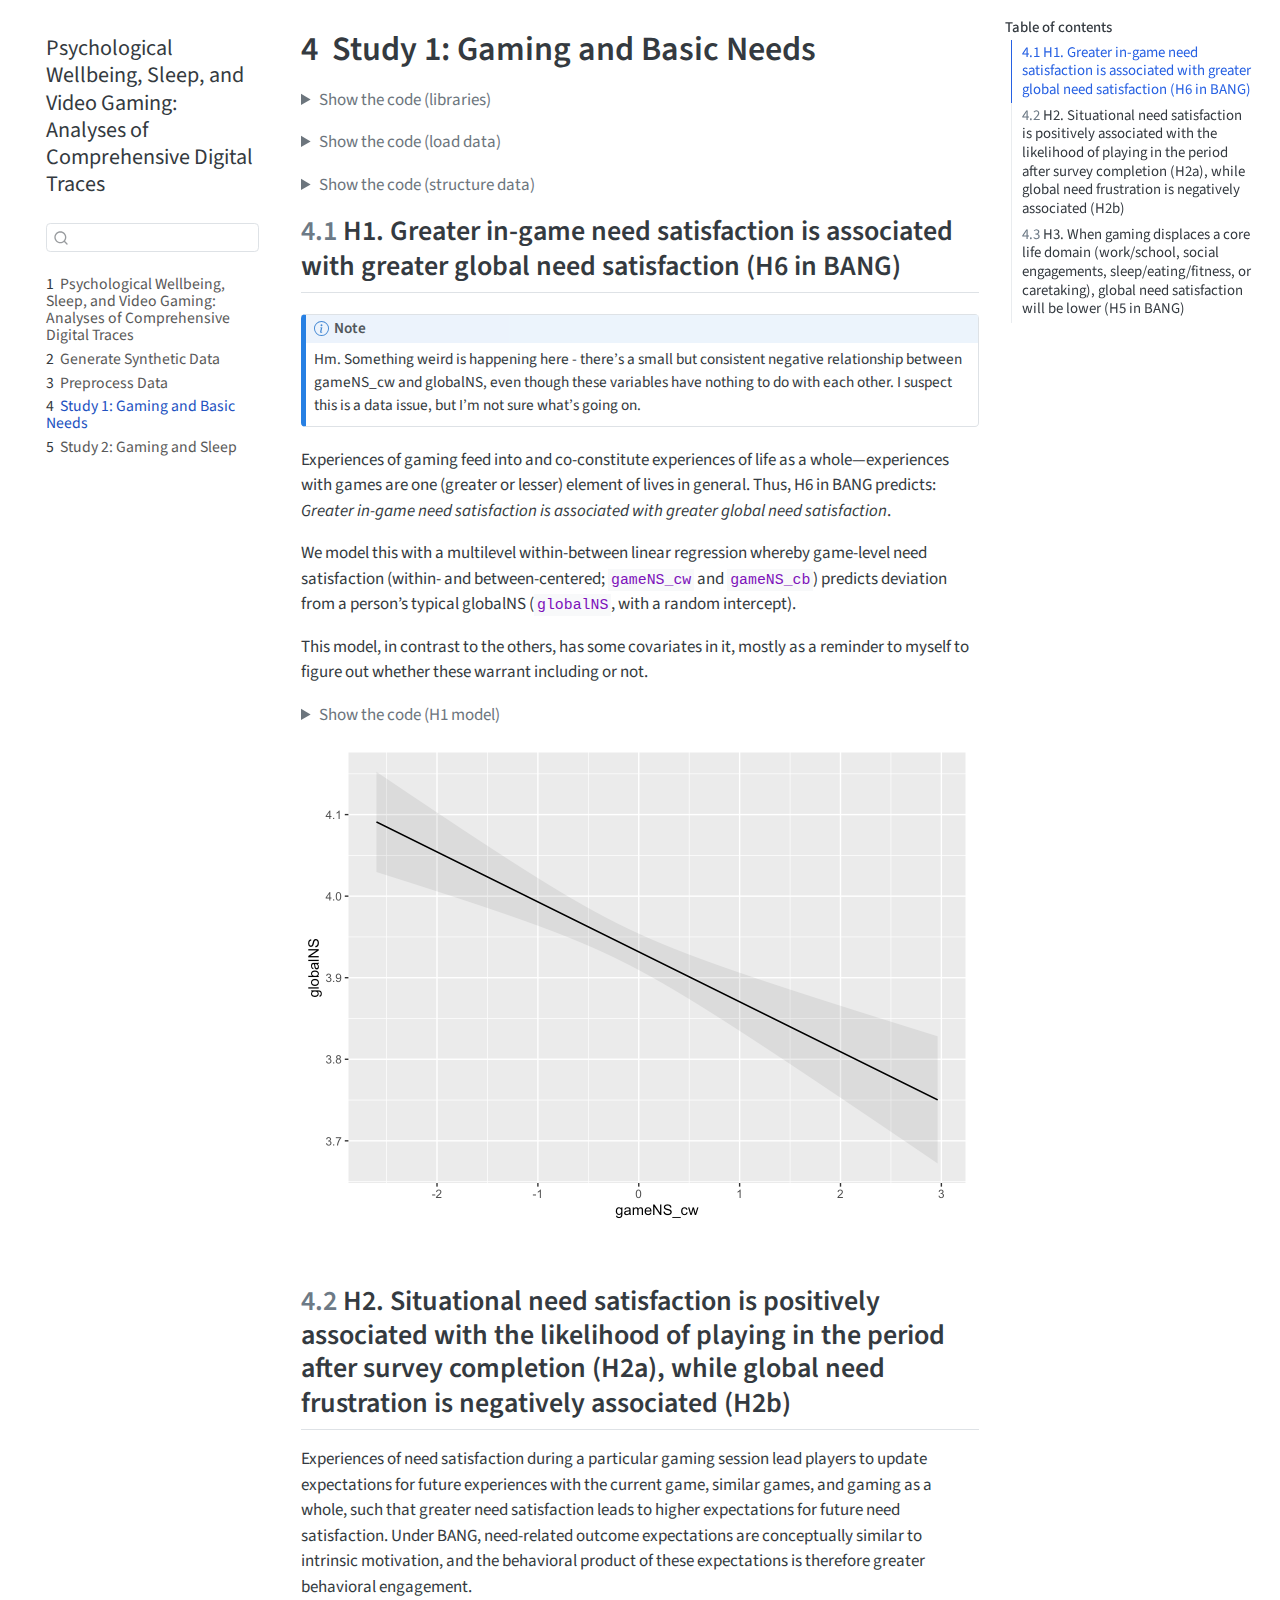
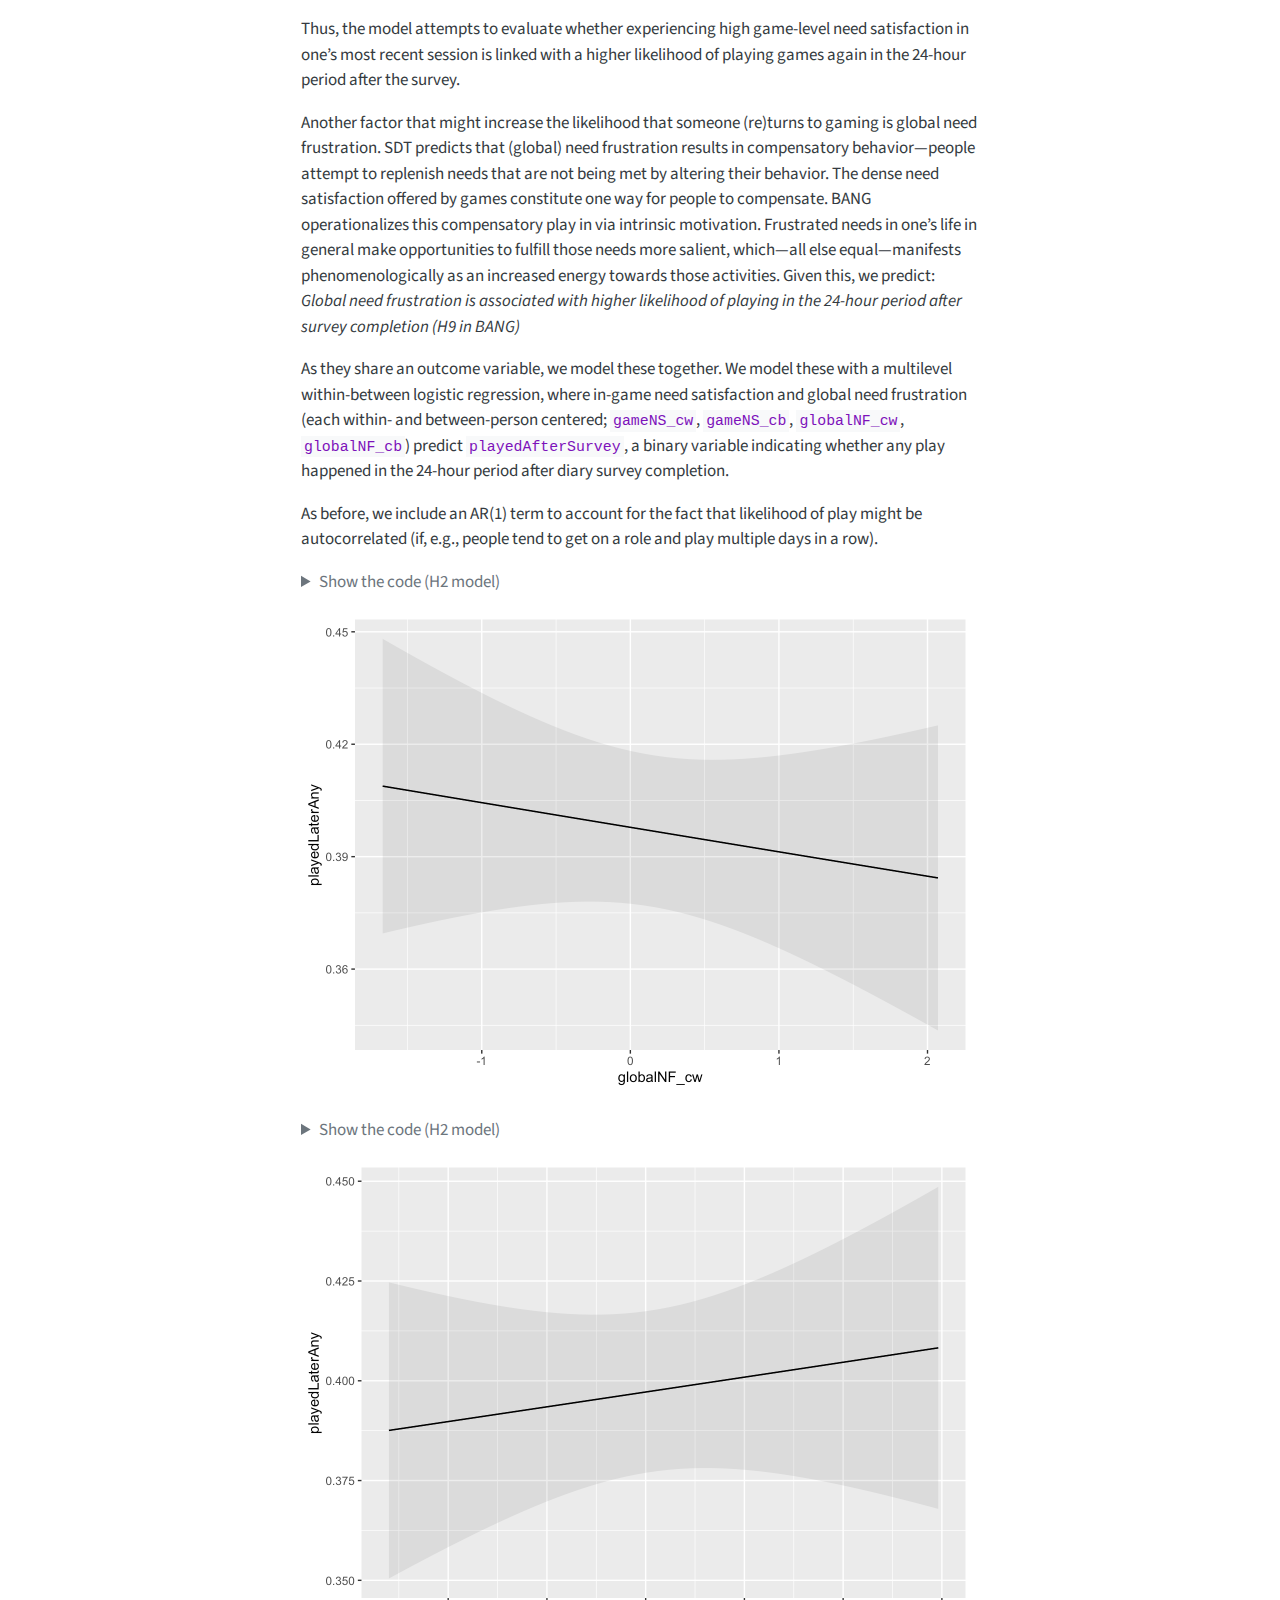
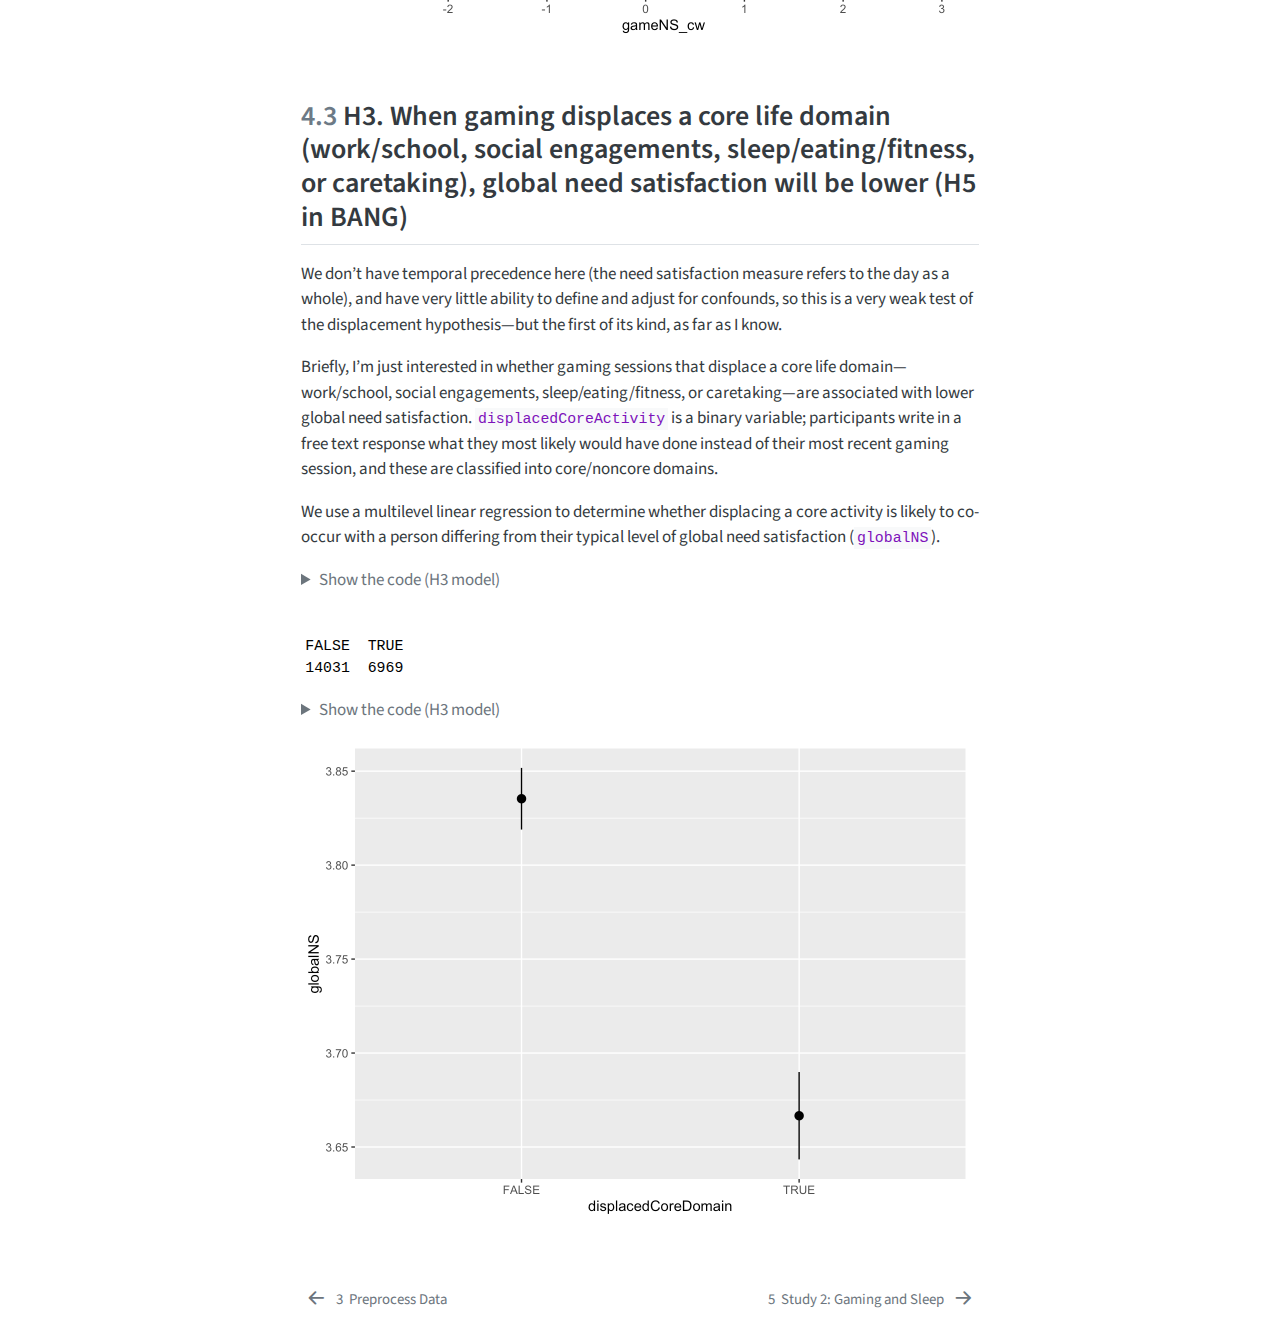
<file: docs/2_basicNeeds.html>
<!DOCTYPE html>
<html xmlns="http://www.w3.org/1999/xhtml" lang="en" xml:lang="en"><head>

<meta charset="utf-8">
<meta name="generator" content="quarto-1.4.549">

<meta name="viewport" content="width=device-width, initial-scale=1.0, user-scalable=yes">


<title>Psychological Wellbeing, Sleep, and Video Gaming: Analyses of Comprehensive Digital Traces - 4&nbsp; Study 1: Gaming and Basic Needs</title>
<style>
code{white-space: pre-wrap;}
span.smallcaps{font-variant: small-caps;}
div.columns{display: flex; gap: min(4vw, 1.5em);}
div.column{flex: auto; overflow-x: auto;}
div.hanging-indent{margin-left: 1.5em; text-indent: -1.5em;}
ul.task-list{list-style: none;}
ul.task-list li input[type="checkbox"] {
  width: 0.8em;
  margin: 0 0.8em 0.2em -1em; /* quarto-specific, see https://github.com/quarto-dev/quarto-cli/issues/4556 */ 
  vertical-align: middle;
}
/* CSS for syntax highlighting */
pre > code.sourceCode { white-space: pre; position: relative; }
pre > code.sourceCode > span { line-height: 1.25; }
pre > code.sourceCode > span:empty { height: 1.2em; }
.sourceCode { overflow: visible; }
code.sourceCode > span { color: inherit; text-decoration: inherit; }
div.sourceCode { margin: 1em 0; }
pre.sourceCode { margin: 0; }
@media screen {
div.sourceCode { overflow: auto; }
}
@media print {
pre > code.sourceCode { white-space: pre-wrap; }
pre > code.sourceCode > span { text-indent: -5em; padding-left: 5em; }
}
pre.numberSource code
  { counter-reset: source-line 0; }
pre.numberSource code > span
  { position: relative; left: -4em; counter-increment: source-line; }
pre.numberSource code > span > a:first-child::before
  { content: counter(source-line);
    position: relative; left: -1em; text-align: right; vertical-align: baseline;
    border: none; display: inline-block;
    -webkit-touch-callout: none; -webkit-user-select: none;
    -khtml-user-select: none; -moz-user-select: none;
    -ms-user-select: none; user-select: none;
    padding: 0 4px; width: 4em;
  }
pre.numberSource { margin-left: 3em;  padding-left: 4px; }
div.sourceCode
  {   }
@media screen {
pre > code.sourceCode > span > a:first-child::before { text-decoration: underline; }
}
</style>


<script src="site_libs/quarto-nav/quarto-nav.js"></script>
<script src="site_libs/quarto-nav/headroom.min.js"></script>
<script src="site_libs/clipboard/clipboard.min.js"></script>
<script src="site_libs/quarto-search/autocomplete.umd.js"></script>
<script src="site_libs/quarto-search/fuse.min.js"></script>
<script src="site_libs/quarto-search/quarto-search.js"></script>
<meta name="quarto:offset" content="./">
<link href="./3_sleep.html" rel="next">
<link href="./1_preprocess.html" rel="prev">
<script src="site_libs/quarto-html/quarto.js"></script>
<script src="site_libs/quarto-html/popper.min.js"></script>
<script src="site_libs/quarto-html/tippy.umd.min.js"></script>
<script src="site_libs/quarto-html/anchor.min.js"></script>
<link href="site_libs/quarto-html/tippy.css" rel="stylesheet">
<link href="site_libs/quarto-html/quarto-syntax-highlighting.css" rel="stylesheet" id="quarto-text-highlighting-styles">
<script src="site_libs/bootstrap/bootstrap.min.js"></script>
<link href="site_libs/bootstrap/bootstrap-icons.css" rel="stylesheet">
<link href="site_libs/bootstrap/bootstrap.min.css" rel="stylesheet" id="quarto-bootstrap" data-mode="light">
<script id="quarto-search-options" type="application/json">{
  "location": "sidebar",
  "copy-button": false,
  "collapse-after": 3,
  "panel-placement": "start",
  "type": "textbox",
  "limit": 50,
  "keyboard-shortcut": [
    "f",
    "/",
    "s"
  ],
  "show-item-context": false,
  "language": {
    "search-no-results-text": "No results",
    "search-matching-documents-text": "matching documents",
    "search-copy-link-title": "Copy link to search",
    "search-hide-matches-text": "Hide additional matches",
    "search-more-match-text": "more match in this document",
    "search-more-matches-text": "more matches in this document",
    "search-clear-button-title": "Clear",
    "search-text-placeholder": "",
    "search-detached-cancel-button-title": "Cancel",
    "search-submit-button-title": "Submit",
    "search-label": "Search"
  }
}</script>


</head>

<body class="nav-sidebar floating">

<div id="quarto-search-results"></div>
  <header id="quarto-header" class="headroom fixed-top">
  <nav class="quarto-secondary-nav">
    <div class="container-fluid d-flex">
      <button type="button" class="quarto-btn-toggle btn" data-bs-toggle="collapse" data-bs-target=".quarto-sidebar-collapse-item" aria-controls="quarto-sidebar" aria-expanded="false" aria-label="Toggle sidebar navigation" onclick="if (window.quartoToggleHeadroom) { window.quartoToggleHeadroom(); }">
        <i class="bi bi-layout-text-sidebar-reverse"></i>
      </button>
        <nav class="quarto-page-breadcrumbs" aria-label="breadcrumb"><ol class="breadcrumb"><li class="breadcrumb-item"><a href="./2_basicNeeds.html"><span class="chapter-number">4</span>&nbsp; <span class="chapter-title">Study 1: Gaming and Basic Needs</span></a></li></ol></nav>
        <a class="flex-grow-1" role="button" data-bs-toggle="collapse" data-bs-target=".quarto-sidebar-collapse-item" aria-controls="quarto-sidebar" aria-expanded="false" aria-label="Toggle sidebar navigation" onclick="if (window.quartoToggleHeadroom) { window.quartoToggleHeadroom(); }">      
        </a>
      <button type="button" class="btn quarto-search-button" aria-label="" onclick="window.quartoOpenSearch();">
        <i class="bi bi-search"></i>
      </button>
    </div>
  </nav>
</header>
<!-- content -->
<div id="quarto-content" class="quarto-container page-columns page-rows-contents page-layout-full">
<!-- sidebar -->
  <nav id="quarto-sidebar" class="sidebar collapse collapse-horizontal quarto-sidebar-collapse-item sidebar-navigation floating overflow-auto">
    <div class="pt-lg-2 mt-2 text-left sidebar-header">
    <div class="sidebar-title mb-0 py-0">
      <a href="./">Psychological Wellbeing, Sleep, and Video Gaming: Analyses of Comprehensive Digital Traces</a> 
    </div>
      </div>
        <div class="mt-2 flex-shrink-0 align-items-center">
        <div class="sidebar-search">
        <div id="quarto-search" class="" title="Search"></div>
        </div>
        </div>
    <div class="sidebar-menu-container"> 
    <ul class="list-unstyled mt-1">
        <li class="sidebar-item">
  <div class="sidebar-item-container"> 
  <a href="./index.html" class="sidebar-item-text sidebar-link">
 <span class="menu-text"><span class="chapter-number">1</span>&nbsp; <span class="chapter-title">Psychological Wellbeing, Sleep, and Video Gaming: Analyses of Comprehensive Digital Traces</span></span></a>
  </div>
</li>
        <li class="sidebar-item">
  <div class="sidebar-item-container"> 
  <a href="./0_generateSyntheticData.html" class="sidebar-item-text sidebar-link">
 <span class="menu-text"><span class="chapter-number">2</span>&nbsp; <span class="chapter-title">Generate Synthetic Data</span></span></a>
  </div>
</li>
        <li class="sidebar-item">
  <div class="sidebar-item-container"> 
  <a href="./1_preprocess.html" class="sidebar-item-text sidebar-link">
 <span class="menu-text"><span class="chapter-number">3</span>&nbsp; <span class="chapter-title">Preprocess Data</span></span></a>
  </div>
</li>
        <li class="sidebar-item">
  <div class="sidebar-item-container"> 
  <a href="./2_basicNeeds.html" class="sidebar-item-text sidebar-link active">
 <span class="menu-text"><span class="chapter-number">4</span>&nbsp; <span class="chapter-title">Study 1: Gaming and Basic Needs</span></span></a>
  </div>
</li>
        <li class="sidebar-item">
  <div class="sidebar-item-container"> 
  <a href="./3_sleep.html" class="sidebar-item-text sidebar-link">
 <span class="menu-text"><span class="chapter-number">5</span>&nbsp; <span class="chapter-title">Study 2: Gaming and Sleep</span></span></a>
  </div>
</li>
    </ul>
    </div>
</nav>
<div id="quarto-sidebar-glass" class="quarto-sidebar-collapse-item" data-bs-toggle="collapse" data-bs-target=".quarto-sidebar-collapse-item"></div>
<!-- margin-sidebar -->
    <div id="quarto-margin-sidebar" class="sidebar margin-sidebar">
        <nav id="TOC" role="doc-toc" class="toc-active">
    <h2 id="toc-title">Table of contents</h2>
   
  <ul>
  <li><a href="#h1.-greater-in-game-need-satisfaction-is-associated-with-greater-global-need-satisfaction-h6-in-bang" id="toc-h1.-greater-in-game-need-satisfaction-is-associated-with-greater-global-need-satisfaction-h6-in-bang" class="nav-link active" data-scroll-target="#h1.-greater-in-game-need-satisfaction-is-associated-with-greater-global-need-satisfaction-h6-in-bang"><span class="header-section-number">4.1</span> H1. Greater in-game need satisfaction is associated with greater global need satisfaction (H6 in BANG)</a></li>
  <li><a href="#h2.-situational-need-satisfaction-is-positively-associated-with-the-likelihood-of-playing-in-the-period-after-survey-completion-h2a-while-global-need-frustration-is-negatively-associated-h2b" id="toc-h2.-situational-need-satisfaction-is-positively-associated-with-the-likelihood-of-playing-in-the-period-after-survey-completion-h2a-while-global-need-frustration-is-negatively-associated-h2b" class="nav-link" data-scroll-target="#h2.-situational-need-satisfaction-is-positively-associated-with-the-likelihood-of-playing-in-the-period-after-survey-completion-h2a-while-global-need-frustration-is-negatively-associated-h2b"><span class="header-section-number">4.2</span> H2. Situational need satisfaction is positively associated with the likelihood of playing in the period after survey completion (H2a), while global need frustration is negatively associated (H2b)</a></li>
  <li><a href="#h3.-when-gaming-displaces-a-core-life-domain-workschool-social-engagements-sleepeatingfitness-or-caretaking-global-need-satisfaction-will-be-lower-h5-in-bang" id="toc-h3.-when-gaming-displaces-a-core-life-domain-workschool-social-engagements-sleepeatingfitness-or-caretaking-global-need-satisfaction-will-be-lower-h5-in-bang" class="nav-link" data-scroll-target="#h3.-when-gaming-displaces-a-core-life-domain-workschool-social-engagements-sleepeatingfitness-or-caretaking-global-need-satisfaction-will-be-lower-h5-in-bang"><span class="header-section-number">4.3</span> H3. When gaming displaces a core life domain (work/school, social engagements, sleep/eating/fitness, or caretaking), global need satisfaction will be lower (H5 in BANG)</a></li>
  </ul>
</nav>
    </div>
<!-- main -->
<main class="content column-body" id="quarto-document-content">

<header id="title-block-header" class="quarto-title-block default">
<div class="quarto-title">
<h1 class="title"><span class="chapter-number">4</span>&nbsp; <span class="chapter-title">Study 1: Gaming and Basic Needs</span></h1>
</div>



<div class="quarto-title-meta column-body">

    
  
    
  </div>
  


</header>


<div class="cell">
<details class="code-fold">
<summary>Show the code (libraries)</summary>
<div class="sourceCode cell-code" id="cb1"><pre class="sourceCode r code-with-copy"><code class="sourceCode r"><span id="cb1-1"><a href="#cb1-1" aria-hidden="true" tabindex="-1"></a><span class="cf">if</span> (<span class="sc">!</span><span class="fu">require</span>(<span class="st">"pacman"</span>)) <span class="fu">install.packages</span>(<span class="st">"pacman"</span>)</span>
<span id="cb1-2"><a href="#cb1-2" aria-hidden="true" tabindex="-1"></a><span class="fu">library</span>(pacman)</span>
<span id="cb1-3"><a href="#cb1-3" aria-hidden="true" tabindex="-1"></a></span>
<span id="cb1-4"><a href="#cb1-4" aria-hidden="true" tabindex="-1"></a><span class="fu">p_load</span>(tidyverse, lme4, marginaleffects, glmmTMB, mice)</span></code><button title="Copy to Clipboard" class="code-copy-button"><i class="bi"></i></button></pre></div>
</details>
</div>
<div class="cell">
<details class="code-fold">
<summary>Show the code (load data)</summary>
<div class="sourceCode cell-code" id="cb2"><pre class="sourceCode r code-with-copy"><code class="sourceCode r"><span id="cb2-1"><a href="#cb2-1" aria-hidden="true" tabindex="-1"></a>diary <span class="ot">&lt;-</span> <span class="fu">read_csv</span>(<span class="st">"data-synthetic/synDiaryClean.csv.gz"</span>) <span class="co"># requires that the preprocessing script has been run</span></span>
<span id="cb2-2"><a href="#cb2-2" aria-hidden="true" tabindex="-1"></a>intake <span class="ot">&lt;-</span> <span class="fu">read_csv</span>(<span class="st">"data-synthetic/synIntake.csv.gz"</span>)</span>
<span id="cb2-3"><a href="#cb2-3" aria-hidden="true" tabindex="-1"></a>nin <span class="ot">&lt;-</span> <span class="fu">read_csv</span>(<span class="st">"data-synthetic/synNintendo.csv.gz"</span>)</span>
<span id="cb2-4"><a href="#cb2-4" aria-hidden="true" tabindex="-1"></a>xbox <span class="ot">&lt;-</span> <span class="fu">read_csv</span>(<span class="st">"data-synthetic/synXbox.csv.gz"</span>)</span>
<span id="cb2-5"><a href="#cb2-5" aria-hidden="true" tabindex="-1"></a>steam <span class="ot">&lt;-</span> <span class="fu">read_csv</span>(<span class="st">"data-synthetic/synXbox.csv.gz"</span>)</span></code><button title="Copy to Clipboard" class="code-copy-button"><i class="bi"></i></button></pre></div>
</details>
</div>
<div class="cell">
<details class="code-fold">
<summary>Show the code (structure data)</summary>
<div class="sourceCode cell-code" id="cb3"><pre class="sourceCode r code-with-copy"><code class="sourceCode r"><span id="cb3-1"><a href="#cb3-1" aria-hidden="true" tabindex="-1"></a>dat <span class="ot">&lt;-</span> diary <span class="sc">|&gt;</span></span>
<span id="cb3-2"><a href="#cb3-2" aria-hidden="true" tabindex="-1"></a>  <span class="fu">left_join</span>(intake <span class="sc">|&gt;</span> <span class="fu">select</span>(pid, age, gender, eduLevel, employment),</span>
<span id="cb3-3"><a href="#cb3-3" aria-hidden="true" tabindex="-1"></a>    <span class="at">by =</span> <span class="st">"pid"</span></span>
<span id="cb3-4"><a href="#cb3-4" aria-hidden="true" tabindex="-1"></a>  ) <span class="sc">|&gt;</span></span>
<span id="cb3-5"><a href="#cb3-5" aria-hidden="true" tabindex="-1"></a>  <span class="fu">mutate</span>(<span class="at">pid =</span> <span class="fu">as.character</span>(pid)) <span class="sc">|&gt;</span></span>
<span id="cb3-6"><a href="#cb3-6" aria-hidden="true" tabindex="-1"></a>  <span class="co"># this is needed otherwise nlme and marginaleffects don't play nicely</span></span>
<span id="cb3-7"><a href="#cb3-7" aria-hidden="true" tabindex="-1"></a>  <span class="fu">mutate</span>(</span>
<span id="cb3-8"><a href="#cb3-8" aria-hidden="true" tabindex="-1"></a>    <span class="at">gender =</span> <span class="fu">factor</span>(gender),</span>
<span id="cb3-9"><a href="#cb3-9" aria-hidden="true" tabindex="-1"></a>    <span class="at">eduLevel =</span> <span class="fu">factor</span>(eduLevel),</span>
<span id="cb3-10"><a href="#cb3-10" aria-hidden="true" tabindex="-1"></a>    <span class="at">employment =</span> <span class="fu">factor</span>(employment),</span>
<span id="cb3-11"><a href="#cb3-11" aria-hidden="true" tabindex="-1"></a>    <span class="at">day =</span> <span class="fu">factor</span>(day)</span>
<span id="cb3-12"><a href="#cb3-12" aria-hidden="true" tabindex="-1"></a>  )</span></code><button title="Copy to Clipboard" class="code-copy-button"><i class="bi"></i></button></pre></div>
</details>
</div>
<section id="h1.-greater-in-game-need-satisfaction-is-associated-with-greater-global-need-satisfaction-h6-in-bang" class="level2" data-number="4.1">
<h2 data-number="4.1" class="anchored" data-anchor-id="h1.-greater-in-game-need-satisfaction-is-associated-with-greater-global-need-satisfaction-h6-in-bang"><span class="header-section-number">4.1</span> H1. Greater in-game need satisfaction is associated with greater global need satisfaction (H6 in BANG)</h2>
<div class="callout callout-style-default callout-note callout-titled">
<div class="callout-header d-flex align-content-center">
<div class="callout-icon-container">
<i class="callout-icon"></i>
</div>
<div class="callout-title-container flex-fill">
Note
</div>
</div>
<div class="callout-body-container callout-body">
<p>Hm. Something weird is happening here - there’s a small but consistent negative relationship between gameNS_cw and globalNS, even though these variables have nothing to do with each other. I suspect this is a data issue, but I’m not sure what’s going on.</p>
</div>
</div>
<p>Experiences of gaming feed into and co-constitute experiences of life as a whole—experiences with games are one (greater or lesser) element of lives in general. Thus, H6 in BANG predicts: <em>Greater in-game need satisfaction is associated with greater global need satisfaction</em>.</p>
<p>We model this with a multilevel within-between linear regression whereby game-level need satisfaction (within- and between-centered; <code>gameNS_cw</code> and <code>gameNS_cb</code>) predicts deviation from a person’s typical globalNS (<code>globalNS</code>, with a random intercept).</p>
<p>This model, in contrast to the others, has some covariates in it, mostly as a reminder to myself to figure out whether these warrant including or not.</p>
<div class="cell">
<details class="code-fold">
<summary>Show the code (H1 model)</summary>
<div class="sourceCode cell-code" id="cb4"><pre class="sourceCode r code-with-copy"><code class="sourceCode r"><span id="cb4-1"><a href="#cb4-1" aria-hidden="true" tabindex="-1"></a>h1mod <span class="ot">&lt;-</span> <span class="fu">glmmTMB</span>(globalNS <span class="sc">~</span> gameNS_cw <span class="sc">+</span> gameNS_cb <span class="sc">+</span> (<span class="dv">1</span> <span class="sc">+</span> gameNS_cw <span class="sc">|</span> pid) <span class="sc">+</span> <span class="fu">ar1</span>(day <span class="sc">+</span> <span class="dv">0</span> <span class="sc">|</span> pid),</span>
<span id="cb4-2"><a href="#cb4-2" aria-hidden="true" tabindex="-1"></a>  <span class="at">data =</span> dat</span>
<span id="cb4-3"><a href="#cb4-3" aria-hidden="true" tabindex="-1"></a>)</span>
<span id="cb4-4"><a href="#cb4-4" aria-hidden="true" tabindex="-1"></a></span>
<span id="cb4-5"><a href="#cb4-5" aria-hidden="true" tabindex="-1"></a><span class="fu">plot_predictions</span>(h1mod, <span class="at">condition =</span> <span class="st">"gameNS_cw"</span>, <span class="at">vcov =</span> <span class="cn">TRUE</span>)</span></code><button title="Copy to Clipboard" class="code-copy-button"><i class="bi"></i></button></pre></div>
</details>
<div class="cell-output-display">
<div>
<figure class="figure">
<p><img src="2_basicNeeds_files/figure-html/h1-model-1.png" class="img-fluid figure-img" width="672"></p>
</figure>
</div>
</div>
</div>
</section>
<section id="h2.-situational-need-satisfaction-is-positively-associated-with-the-likelihood-of-playing-in-the-period-after-survey-completion-h2a-while-global-need-frustration-is-negatively-associated-h2b" class="level2" data-number="4.2">
<h2 data-number="4.2" class="anchored" data-anchor-id="h2.-situational-need-satisfaction-is-positively-associated-with-the-likelihood-of-playing-in-the-period-after-survey-completion-h2a-while-global-need-frustration-is-negatively-associated-h2b"><span class="header-section-number">4.2</span> H2. Situational need satisfaction is positively associated with the likelihood of playing in the period after survey completion (H2a), while global need frustration is negatively associated (H2b)</h2>
<p>Experiences of need satisfaction during a particular gaming session lead players to update expectations for future experiences with the current game, similar games, and gaming as a whole, such that greater need satisfaction leads to higher expectations for future need satisfaction. Under BANG, need-related outcome expectations are conceptually similar to intrinsic motivation, and the behavioral product of these expectations is therefore greater behavioral engagement.</p>
<p>Thus, the model attempts to evaluate whether experiencing high game-level need satisfaction in one’s most recent session is linked with a higher likelihood of playing games again in the 24-hour period after the survey.</p>
<p>Another factor that might increase the likelihood that someone (re)turns to gaming is global need frustration. SDT predicts that (global) need frustration results in compensatory behavior—people attempt to replenish needs that are not being met by altering their behavior. The dense need satisfaction offered by games constitute one way for people to compensate. BANG operationalizes this compensatory play in via intrinsic motivation. Frustrated needs in one’s life in general make opportunities to fulfill those needs more salient, which—all else equal—manifests phenomenologically as an increased energy towards those activities. Given this, we predict: <em>Global need frustration is associated with higher likelihood of playing in the 24-hour period after survey completion (H9 in BANG)</em></p>
<p>As they share an outcome variable, we model these together. We model these with a multilevel within-between logistic regression, where in-game need satisfaction and global need frustration (each within- and between-person centered; <code>gameNS_cw</code>, <code>gameNS_cb</code>, <code>globalNF_cw</code>, <code>globalNF_cb</code>) predict <code>playedAfterSurvey</code>, a binary variable indicating whether any play happened in the 24-hour period after diary survey completion.</p>
<p>As before, we include an AR(1) term to account for the fact that likelihood of play might be autocorrelated (if, e.g., people tend to get on a role and play multiple days in a row).</p>
<div class="cell">
<details class="code-fold">
<summary>Show the code (H2 model)</summary>
<div class="sourceCode cell-code" id="cb5"><pre class="sourceCode r code-with-copy"><code class="sourceCode r"><span id="cb5-1"><a href="#cb5-1" aria-hidden="true" tabindex="-1"></a>h2mod <span class="ot">&lt;-</span> <span class="fu">glmmTMB</span>(</span>
<span id="cb5-2"><a href="#cb5-2" aria-hidden="true" tabindex="-1"></a>  playedLaterAny <span class="sc">~</span> gameNS_cw <span class="sc">+</span> gameNS_cb <span class="sc">+</span> globalNF_cw <span class="sc">+</span> globalNF_cb <span class="sc">+</span></span>
<span id="cb5-3"><a href="#cb5-3" aria-hidden="true" tabindex="-1"></a>    (<span class="dv">1</span> <span class="sc">+</span> gameNS_cw <span class="sc">+</span> globalNF_cw <span class="sc">|</span> pid) <span class="sc">+</span> <span class="fu">ar1</span>(day <span class="sc">+</span> <span class="dv">0</span> <span class="sc">|</span> pid),</span>
<span id="cb5-4"><a href="#cb5-4" aria-hidden="true" tabindex="-1"></a>  <span class="at">data =</span> dat,</span>
<span id="cb5-5"><a href="#cb5-5" aria-hidden="true" tabindex="-1"></a>  <span class="at">family =</span> <span class="fu">binomial</span>(<span class="at">link =</span> <span class="st">"logit"</span>),</span>
<span id="cb5-6"><a href="#cb5-6" aria-hidden="true" tabindex="-1"></a>  <span class="at">dispformula =</span> <span class="sc">~</span><span class="dv">1</span>,</span>
<span id="cb5-7"><a href="#cb5-7" aria-hidden="true" tabindex="-1"></a>  <span class="at">ziformula =</span> <span class="sc">~</span><span class="dv">0</span></span>
<span id="cb5-8"><a href="#cb5-8" aria-hidden="true" tabindex="-1"></a>)</span>
<span id="cb5-9"><a href="#cb5-9" aria-hidden="true" tabindex="-1"></a></span>
<span id="cb5-10"><a href="#cb5-10" aria-hidden="true" tabindex="-1"></a><span class="fu">plot_predictions</span>(h2mod, <span class="at">condition =</span> <span class="st">"globalNF_cw"</span>, <span class="at">vcov =</span> <span class="cn">TRUE</span>)</span></code><button title="Copy to Clipboard" class="code-copy-button"><i class="bi"></i></button></pre></div>
</details>
<div class="cell-output-display">
<div>
<figure class="figure">
<p><img src="2_basicNeeds_files/figure-html/h2-model-1.png" class="img-fluid figure-img" width="672"></p>
</figure>
</div>
</div>
<details class="code-fold">
<summary>Show the code (H2 model)</summary>
<div class="sourceCode cell-code" id="cb6"><pre class="sourceCode r code-with-copy"><code class="sourceCode r"><span id="cb6-1"><a href="#cb6-1" aria-hidden="true" tabindex="-1"></a><span class="fu">plot_predictions</span>(h2mod, <span class="at">condition =</span> <span class="st">"gameNS_cw"</span>, <span class="at">vcov =</span> <span class="cn">TRUE</span>)</span></code><button title="Copy to Clipboard" class="code-copy-button"><i class="bi"></i></button></pre></div>
</details>
<div class="cell-output-display">
<div>
<figure class="figure">
<p><img src="2_basicNeeds_files/figure-html/h2-model-2.png" class="img-fluid figure-img" width="672"></p>
</figure>
</div>
</div>
</div>
</section>
<section id="h3.-when-gaming-displaces-a-core-life-domain-workschool-social-engagements-sleepeatingfitness-or-caretaking-global-need-satisfaction-will-be-lower-h5-in-bang" class="level2" data-number="4.3">
<h2 data-number="4.3" class="anchored" data-anchor-id="h3.-when-gaming-displaces-a-core-life-domain-workschool-social-engagements-sleepeatingfitness-or-caretaking-global-need-satisfaction-will-be-lower-h5-in-bang"><span class="header-section-number">4.3</span> H3. When gaming displaces a core life domain (work/school, social engagements, sleep/eating/fitness, or caretaking), global need satisfaction will be lower (H5 in BANG)</h2>
<p>We don’t have temporal precedence here (the need satisfaction measure refers to the day as a whole), and have very little ability to define and adjust for confounds, so this is a very weak test of the displacement hypothesis—but the first of its kind, as far as I know.</p>
<p>Briefly, I’m just interested in whether gaming sessions that displace a core life domain—work/school, social engagements, sleep/eating/fitness, or caretaking—are associated with lower global need satisfaction. <code>displacedCoreActivity</code> is a binary variable; participants write in a free text response what they most likely would have done instead of their most recent gaming session, and these are classified into core/noncore domains.</p>
<p>We use a multilevel linear regression to determine whether displacing a core activity is likely to co-occur with a person differing from their typical level of global need satisfaction (<code>globalNS</code>).</p>
<div class="cell">
<details class="code-fold">
<summary>Show the code (H3 model)</summary>
<div class="sourceCode cell-code" id="cb7"><pre class="sourceCode r code-with-copy"><code class="sourceCode r"><span id="cb7-1"><a href="#cb7-1" aria-hidden="true" tabindex="-1"></a><span class="fu">table</span>(dat<span class="sc">$</span>displacedCoreDomain)</span></code><button title="Copy to Clipboard" class="code-copy-button"><i class="bi"></i></button></pre></div>
</details>
<div class="cell-output cell-output-stdout">
<pre><code>
FALSE  TRUE 
14031  6969 </code></pre>
</div>
<details class="code-fold">
<summary>Show the code (H3 model)</summary>
<div class="sourceCode cell-code" id="cb9"><pre class="sourceCode r code-with-copy"><code class="sourceCode r"><span id="cb9-1"><a href="#cb9-1" aria-hidden="true" tabindex="-1"></a>h3mod <span class="ot">&lt;-</span> <span class="fu">glmmTMB</span>(globalNS <span class="sc">~</span> displacedCoreDomain <span class="sc">+</span> (<span class="dv">1</span> <span class="sc">+</span> displacedCoreDomain <span class="sc">|</span> pid) <span class="sc">+</span> <span class="fu">ar1</span>(day <span class="sc">+</span> <span class="dv">0</span> <span class="sc">|</span> pid),</span>
<span id="cb9-2"><a href="#cb9-2" aria-hidden="true" tabindex="-1"></a>  <span class="at">data =</span> dat</span>
<span id="cb9-3"><a href="#cb9-3" aria-hidden="true" tabindex="-1"></a>)</span>
<span id="cb9-4"><a href="#cb9-4" aria-hidden="true" tabindex="-1"></a><span class="fu">plot_predictions</span>(h3mod, <span class="at">condition =</span> <span class="st">"displacedCoreDomain"</span>, <span class="at">vcov =</span> <span class="cn">TRUE</span>)</span></code><button title="Copy to Clipboard" class="code-copy-button"><i class="bi"></i></button></pre></div>
</details>
<div class="cell-output-display">
<div>
<figure class="figure">
<p><img src="2_basicNeeds_files/figure-html/h3-model-1.png" class="img-fluid figure-img" width="672"></p>
</figure>
</div>
</div>
</div>


</section>

</main> <!-- /main -->
<script id="quarto-html-after-body" type="application/javascript">
window.document.addEventListener("DOMContentLoaded", function (event) {
  const toggleBodyColorMode = (bsSheetEl) => {
    const mode = bsSheetEl.getAttribute("data-mode");
    const bodyEl = window.document.querySelector("body");
    if (mode === "dark") {
      bodyEl.classList.add("quarto-dark");
      bodyEl.classList.remove("quarto-light");
    } else {
      bodyEl.classList.add("quarto-light");
      bodyEl.classList.remove("quarto-dark");
    }
  }
  const toggleBodyColorPrimary = () => {
    const bsSheetEl = window.document.querySelector("link#quarto-bootstrap");
    if (bsSheetEl) {
      toggleBodyColorMode(bsSheetEl);
    }
  }
  toggleBodyColorPrimary();  
  const icon = "";
  const anchorJS = new window.AnchorJS();
  anchorJS.options = {
    placement: 'right',
    icon: icon
  };
  anchorJS.add('.anchored');
  const isCodeAnnotation = (el) => {
    for (const clz of el.classList) {
      if (clz.startsWith('code-annotation-')) {                     
        return true;
      }
    }
    return false;
  }
  const clipboard = new window.ClipboardJS('.code-copy-button', {
    text: function(trigger) {
      const codeEl = trigger.previousElementSibling.cloneNode(true);
      for (const childEl of codeEl.children) {
        if (isCodeAnnotation(childEl)) {
          childEl.remove();
        }
      }
      return codeEl.innerText;
    }
  });
  clipboard.on('success', function(e) {
    // button target
    const button = e.trigger;
    // don't keep focus
    button.blur();
    // flash "checked"
    button.classList.add('code-copy-button-checked');
    var currentTitle = button.getAttribute("title");
    button.setAttribute("title", "Copied!");
    let tooltip;
    if (window.bootstrap) {
      button.setAttribute("data-bs-toggle", "tooltip");
      button.setAttribute("data-bs-placement", "left");
      button.setAttribute("data-bs-title", "Copied!");
      tooltip = new bootstrap.Tooltip(button, 
        { trigger: "manual", 
          customClass: "code-copy-button-tooltip",
          offset: [0, -8]});
      tooltip.show();    
    }
    setTimeout(function() {
      if (tooltip) {
        tooltip.hide();
        button.removeAttribute("data-bs-title");
        button.removeAttribute("data-bs-toggle");
        button.removeAttribute("data-bs-placement");
      }
      button.setAttribute("title", currentTitle);
      button.classList.remove('code-copy-button-checked');
    }, 1000);
    // clear code selection
    e.clearSelection();
  });
  function tippyHover(el, contentFn, onTriggerFn, onUntriggerFn) {
    const config = {
      allowHTML: true,
      maxWidth: 500,
      delay: 100,
      arrow: false,
      appendTo: function(el) {
          return el.parentElement;
      },
      interactive: true,
      interactiveBorder: 10,
      theme: 'quarto',
      placement: 'bottom-start',
    };
    if (contentFn) {
      config.content = contentFn;
    }
    if (onTriggerFn) {
      config.onTrigger = onTriggerFn;
    }
    if (onUntriggerFn) {
      config.onUntrigger = onUntriggerFn;
    }
    window.tippy(el, config); 
  }
  const noterefs = window.document.querySelectorAll('a[role="doc-noteref"]');
  for (var i=0; i<noterefs.length; i++) {
    const ref = noterefs[i];
    tippyHover(ref, function() {
      // use id or data attribute instead here
      let href = ref.getAttribute('data-footnote-href') || ref.getAttribute('href');
      try { href = new URL(href).hash; } catch {}
      const id = href.replace(/^#\/?/, "");
      const note = window.document.getElementById(id);
      return note.innerHTML;
    });
  }
  const xrefs = window.document.querySelectorAll('a.quarto-xref');
  const processXRef = (id, note) => {
    // Strip column container classes
    const stripColumnClz = (el) => {
      el.classList.remove("page-full", "page-columns");
      if (el.children) {
        for (const child of el.children) {
          stripColumnClz(child);
        }
      }
    }
    stripColumnClz(note)
    if (id === null || id.startsWith('sec-')) {
      // Special case sections, only their first couple elements
      const container = document.createElement("div");
      if (note.children && note.children.length > 2) {
        container.appendChild(note.children[0].cloneNode(true));
        for (let i = 1; i < note.children.length; i++) {
          const child = note.children[i];
          if (child.tagName === "P" && child.innerText === "") {
            continue;
          } else {
            container.appendChild(child.cloneNode(true));
            break;
          }
        }
        if (window.Quarto?.typesetMath) {
          window.Quarto.typesetMath(container);
        }
        return container.innerHTML
      } else {
        if (window.Quarto?.typesetMath) {
          window.Quarto.typesetMath(note);
        }
        return note.innerHTML;
      }
    } else {
      // Remove any anchor links if they are present
      const anchorLink = note.querySelector('a.anchorjs-link');
      if (anchorLink) {
        anchorLink.remove();
      }
      if (window.Quarto?.typesetMath) {
        window.Quarto.typesetMath(note);
      }
      // TODO in 1.5, we should make sure this works without a callout special case
      if (note.classList.contains("callout")) {
        return note.outerHTML;
      } else {
        return note.innerHTML;
      }
    }
  }
  for (var i=0; i<xrefs.length; i++) {
    const xref = xrefs[i];
    tippyHover(xref, undefined, function(instance) {
      instance.disable();
      let url = xref.getAttribute('href');
      let hash = undefined; 
      if (url.startsWith('#')) {
        hash = url;
      } else {
        try { hash = new URL(url).hash; } catch {}
      }
      if (hash) {
        const id = hash.replace(/^#\/?/, "");
        const note = window.document.getElementById(id);
        if (note !== null) {
          try {
            const html = processXRef(id, note.cloneNode(true));
            instance.setContent(html);
          } finally {
            instance.enable();
            instance.show();
          }
        } else {
          // See if we can fetch this
          fetch(url.split('#')[0])
          .then(res => res.text())
          .then(html => {
            const parser = new DOMParser();
            const htmlDoc = parser.parseFromString(html, "text/html");
            const note = htmlDoc.getElementById(id);
            if (note !== null) {
              const html = processXRef(id, note);
              instance.setContent(html);
            } 
          }).finally(() => {
            instance.enable();
            instance.show();
          });
        }
      } else {
        // See if we can fetch a full url (with no hash to target)
        // This is a special case and we should probably do some content thinning / targeting
        fetch(url)
        .then(res => res.text())
        .then(html => {
          const parser = new DOMParser();
          const htmlDoc = parser.parseFromString(html, "text/html");
          const note = htmlDoc.querySelector('main.content');
          if (note !== null) {
            // This should only happen for chapter cross references
            // (since there is no id in the URL)
            // remove the first header
            if (note.children.length > 0 && note.children[0].tagName === "HEADER") {
              note.children[0].remove();
            }
            const html = processXRef(null, note);
            instance.setContent(html);
          } 
        }).finally(() => {
          instance.enable();
          instance.show();
        });
      }
    }, function(instance) {
    });
  }
      let selectedAnnoteEl;
      const selectorForAnnotation = ( cell, annotation) => {
        let cellAttr = 'data-code-cell="' + cell + '"';
        let lineAttr = 'data-code-annotation="' +  annotation + '"';
        const selector = 'span[' + cellAttr + '][' + lineAttr + ']';
        return selector;
      }
      const selectCodeLines = (annoteEl) => {
        const doc = window.document;
        const targetCell = annoteEl.getAttribute("data-target-cell");
        const targetAnnotation = annoteEl.getAttribute("data-target-annotation");
        const annoteSpan = window.document.querySelector(selectorForAnnotation(targetCell, targetAnnotation));
        const lines = annoteSpan.getAttribute("data-code-lines").split(",");
        const lineIds = lines.map((line) => {
          return targetCell + "-" + line;
        })
        let top = null;
        let height = null;
        let parent = null;
        if (lineIds.length > 0) {
            //compute the position of the single el (top and bottom and make a div)
            const el = window.document.getElementById(lineIds[0]);
            top = el.offsetTop;
            height = el.offsetHeight;
            parent = el.parentElement.parentElement;
          if (lineIds.length > 1) {
            const lastEl = window.document.getElementById(lineIds[lineIds.length - 1]);
            const bottom = lastEl.offsetTop + lastEl.offsetHeight;
            height = bottom - top;
          }
          if (top !== null && height !== null && parent !== null) {
            // cook up a div (if necessary) and position it 
            let div = window.document.getElementById("code-annotation-line-highlight");
            if (div === null) {
              div = window.document.createElement("div");
              div.setAttribute("id", "code-annotation-line-highlight");
              div.style.position = 'absolute';
              parent.appendChild(div);
            }
            div.style.top = top - 2 + "px";
            div.style.height = height + 4 + "px";
            div.style.left = 0;
            let gutterDiv = window.document.getElementById("code-annotation-line-highlight-gutter");
            if (gutterDiv === null) {
              gutterDiv = window.document.createElement("div");
              gutterDiv.setAttribute("id", "code-annotation-line-highlight-gutter");
              gutterDiv.style.position = 'absolute';
              const codeCell = window.document.getElementById(targetCell);
              const gutter = codeCell.querySelector('.code-annotation-gutter');
              gutter.appendChild(gutterDiv);
            }
            gutterDiv.style.top = top - 2 + "px";
            gutterDiv.style.height = height + 4 + "px";
          }
          selectedAnnoteEl = annoteEl;
        }
      };
      const unselectCodeLines = () => {
        const elementsIds = ["code-annotation-line-highlight", "code-annotation-line-highlight-gutter"];
        elementsIds.forEach((elId) => {
          const div = window.document.getElementById(elId);
          if (div) {
            div.remove();
          }
        });
        selectedAnnoteEl = undefined;
      };
        // Handle positioning of the toggle
    window.addEventListener(
      "resize",
      throttle(() => {
        elRect = undefined;
        if (selectedAnnoteEl) {
          selectCodeLines(selectedAnnoteEl);
        }
      }, 10)
    );
    function throttle(fn, ms) {
    let throttle = false;
    let timer;
      return (...args) => {
        if(!throttle) { // first call gets through
            fn.apply(this, args);
            throttle = true;
        } else { // all the others get throttled
            if(timer) clearTimeout(timer); // cancel #2
            timer = setTimeout(() => {
              fn.apply(this, args);
              timer = throttle = false;
            }, ms);
        }
      };
    }
      // Attach click handler to the DT
      const annoteDls = window.document.querySelectorAll('dt[data-target-cell]');
      for (const annoteDlNode of annoteDls) {
        annoteDlNode.addEventListener('click', (event) => {
          const clickedEl = event.target;
          if (clickedEl !== selectedAnnoteEl) {
            unselectCodeLines();
            const activeEl = window.document.querySelector('dt[data-target-cell].code-annotation-active');
            if (activeEl) {
              activeEl.classList.remove('code-annotation-active');
            }
            selectCodeLines(clickedEl);
            clickedEl.classList.add('code-annotation-active');
          } else {
            // Unselect the line
            unselectCodeLines();
            clickedEl.classList.remove('code-annotation-active');
          }
        });
      }
  const findCites = (el) => {
    const parentEl = el.parentElement;
    if (parentEl) {
      const cites = parentEl.dataset.cites;
      if (cites) {
        return {
          el,
          cites: cites.split(' ')
        };
      } else {
        return findCites(el.parentElement)
      }
    } else {
      return undefined;
    }
  };
  var bibliorefs = window.document.querySelectorAll('a[role="doc-biblioref"]');
  for (var i=0; i<bibliorefs.length; i++) {
    const ref = bibliorefs[i];
    const citeInfo = findCites(ref);
    if (citeInfo) {
      tippyHover(citeInfo.el, function() {
        var popup = window.document.createElement('div');
        citeInfo.cites.forEach(function(cite) {
          var citeDiv = window.document.createElement('div');
          citeDiv.classList.add('hanging-indent');
          citeDiv.classList.add('csl-entry');
          var biblioDiv = window.document.getElementById('ref-' + cite);
          if (biblioDiv) {
            citeDiv.innerHTML = biblioDiv.innerHTML;
          }
          popup.appendChild(citeDiv);
        });
        return popup.innerHTML;
      });
    }
  }
});
</script>
<nav class="page-navigation column-body">
  <div class="nav-page nav-page-previous">
      <a href="./1_preprocess.html" class="pagination-link  aria-label=" &lt;span="" data&lt;="" span&gt;"="">
        <i class="bi bi-arrow-left-short"></i> <span class="nav-page-text"><span class="chapter-number">3</span>&nbsp; <span class="chapter-title">Preprocess Data</span></span>
      </a>          
  </div>
  <div class="nav-page nav-page-next">
      <a href="./3_sleep.html" class="pagination-link" aria-label="<span class='chapter-number'>5</span>&nbsp; <span class='chapter-title'>Study 2: Gaming and Sleep</span>">
        <span class="nav-page-text"><span class="chapter-number">5</span>&nbsp; <span class="chapter-title">Study 2: Gaming and Sleep</span></span> <i class="bi bi-arrow-right-short"></i>
      </a>
  </div>
</nav>
</div> <!-- /content -->




</body></html>
</file>
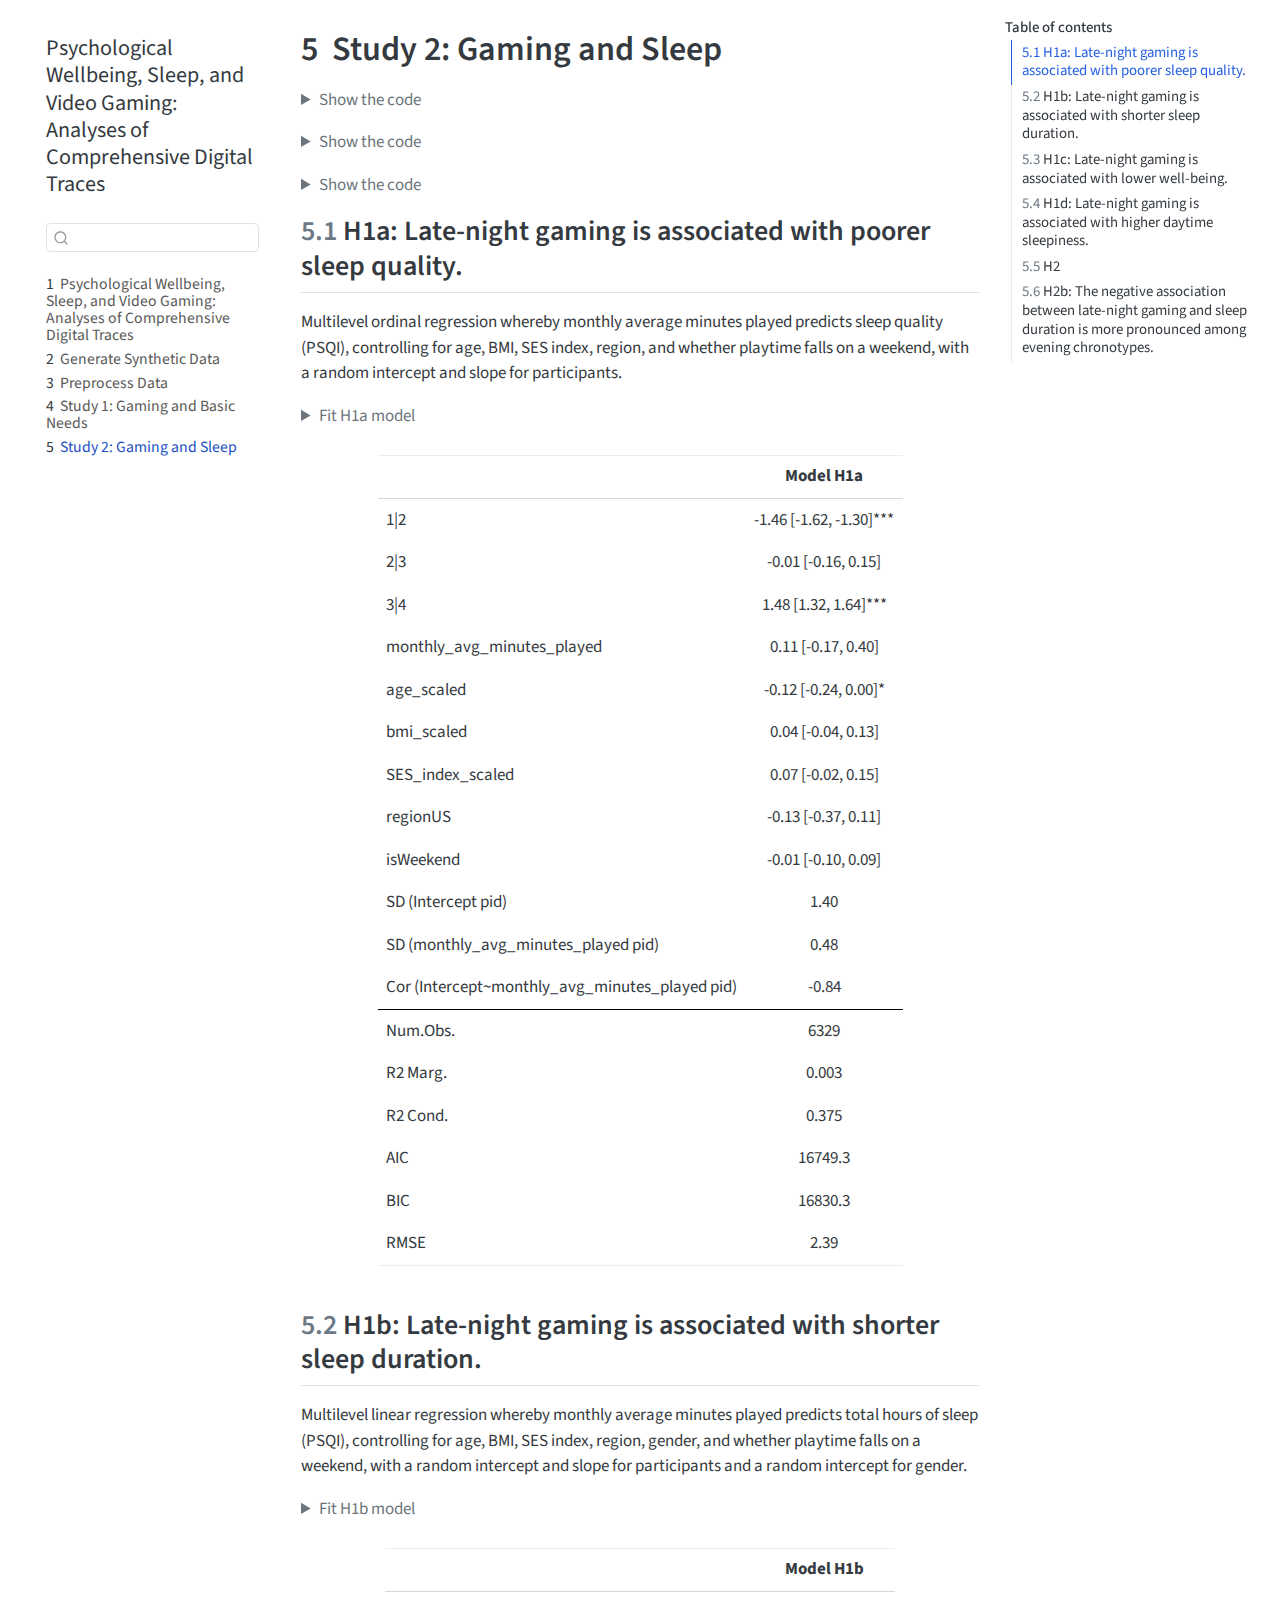
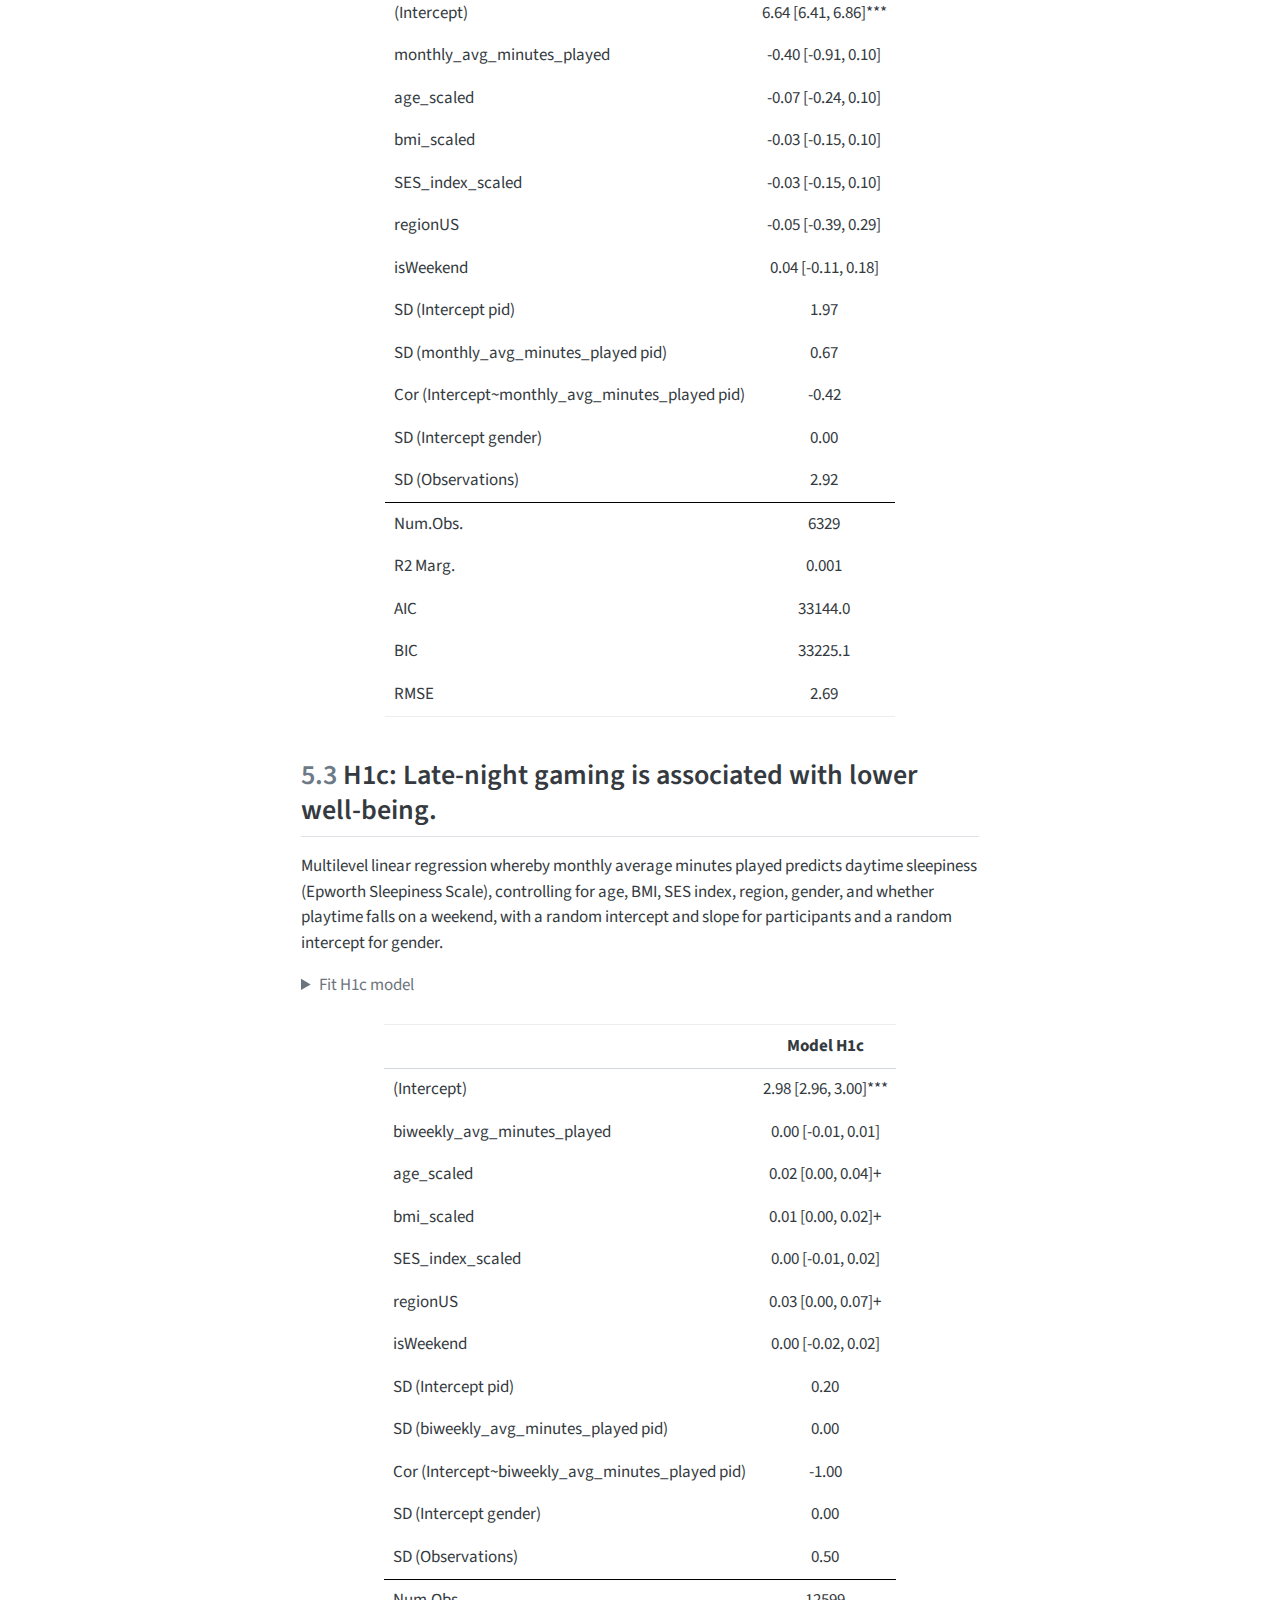
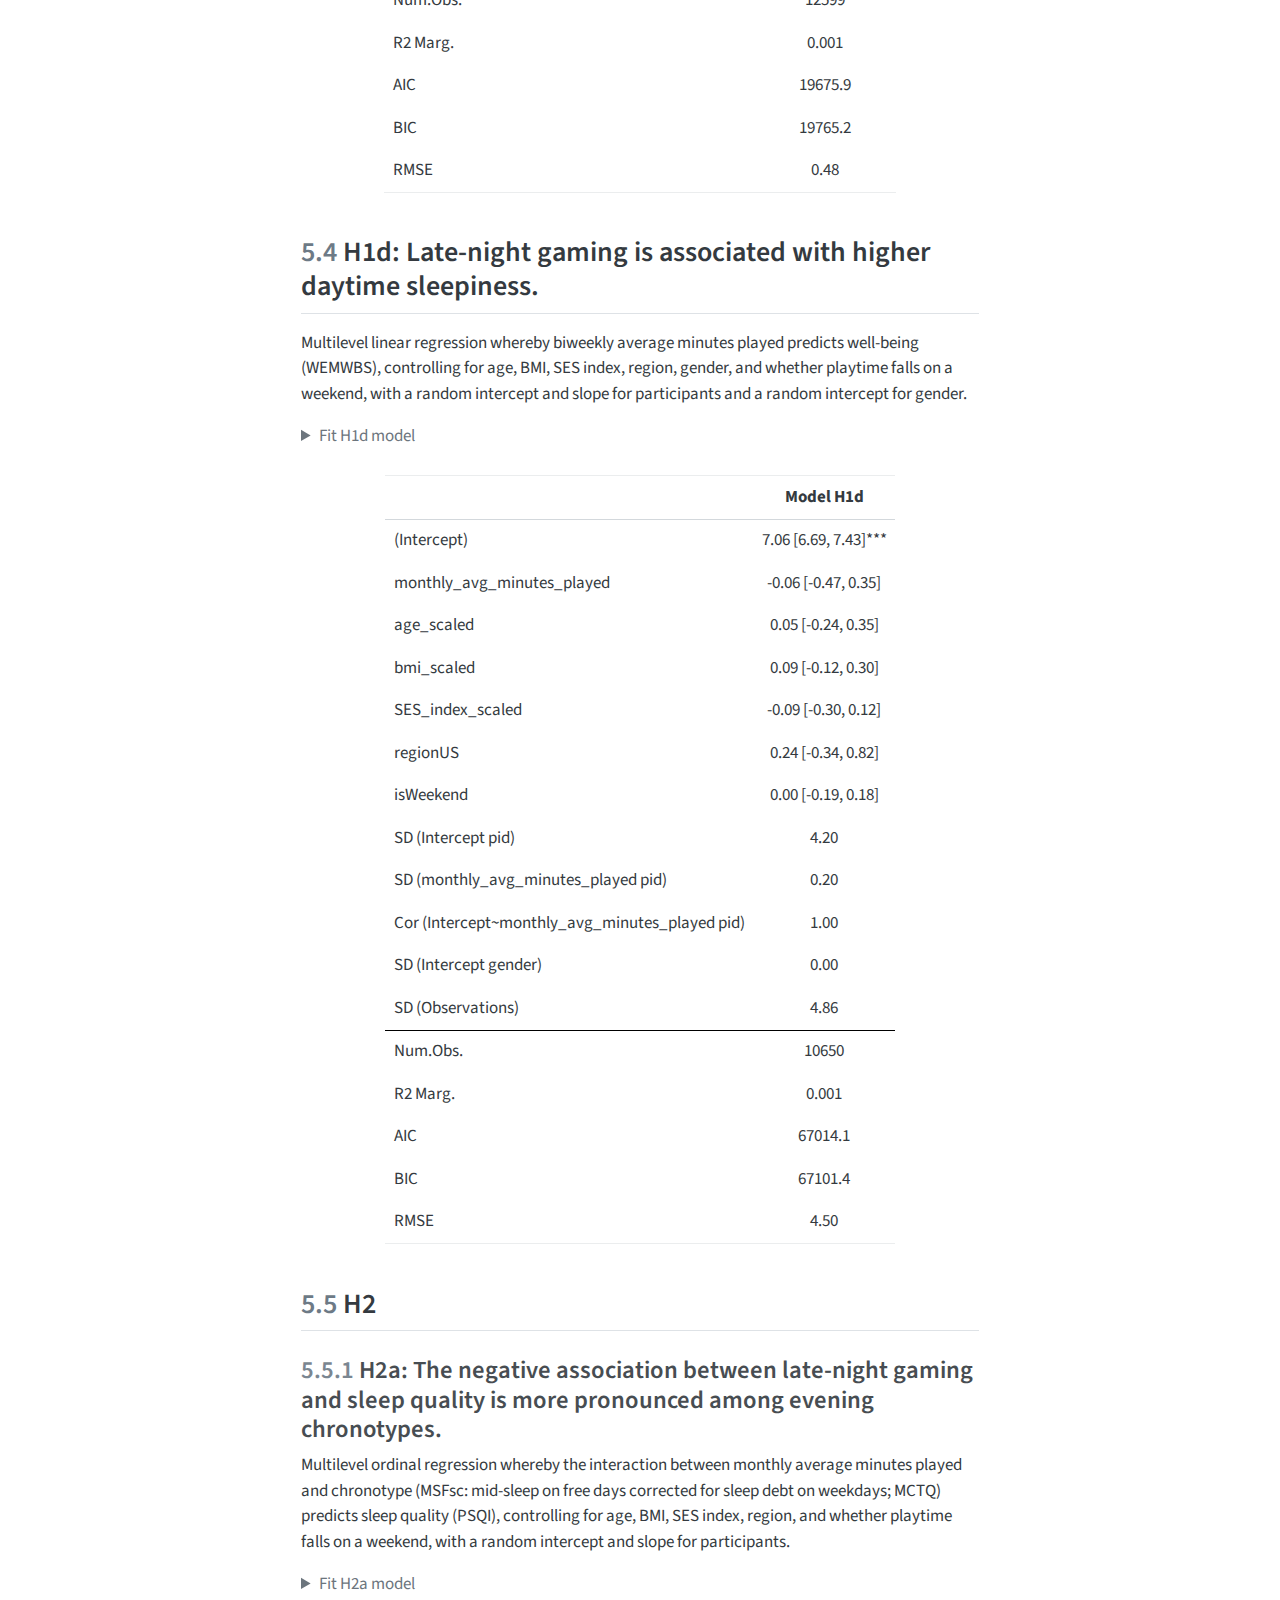
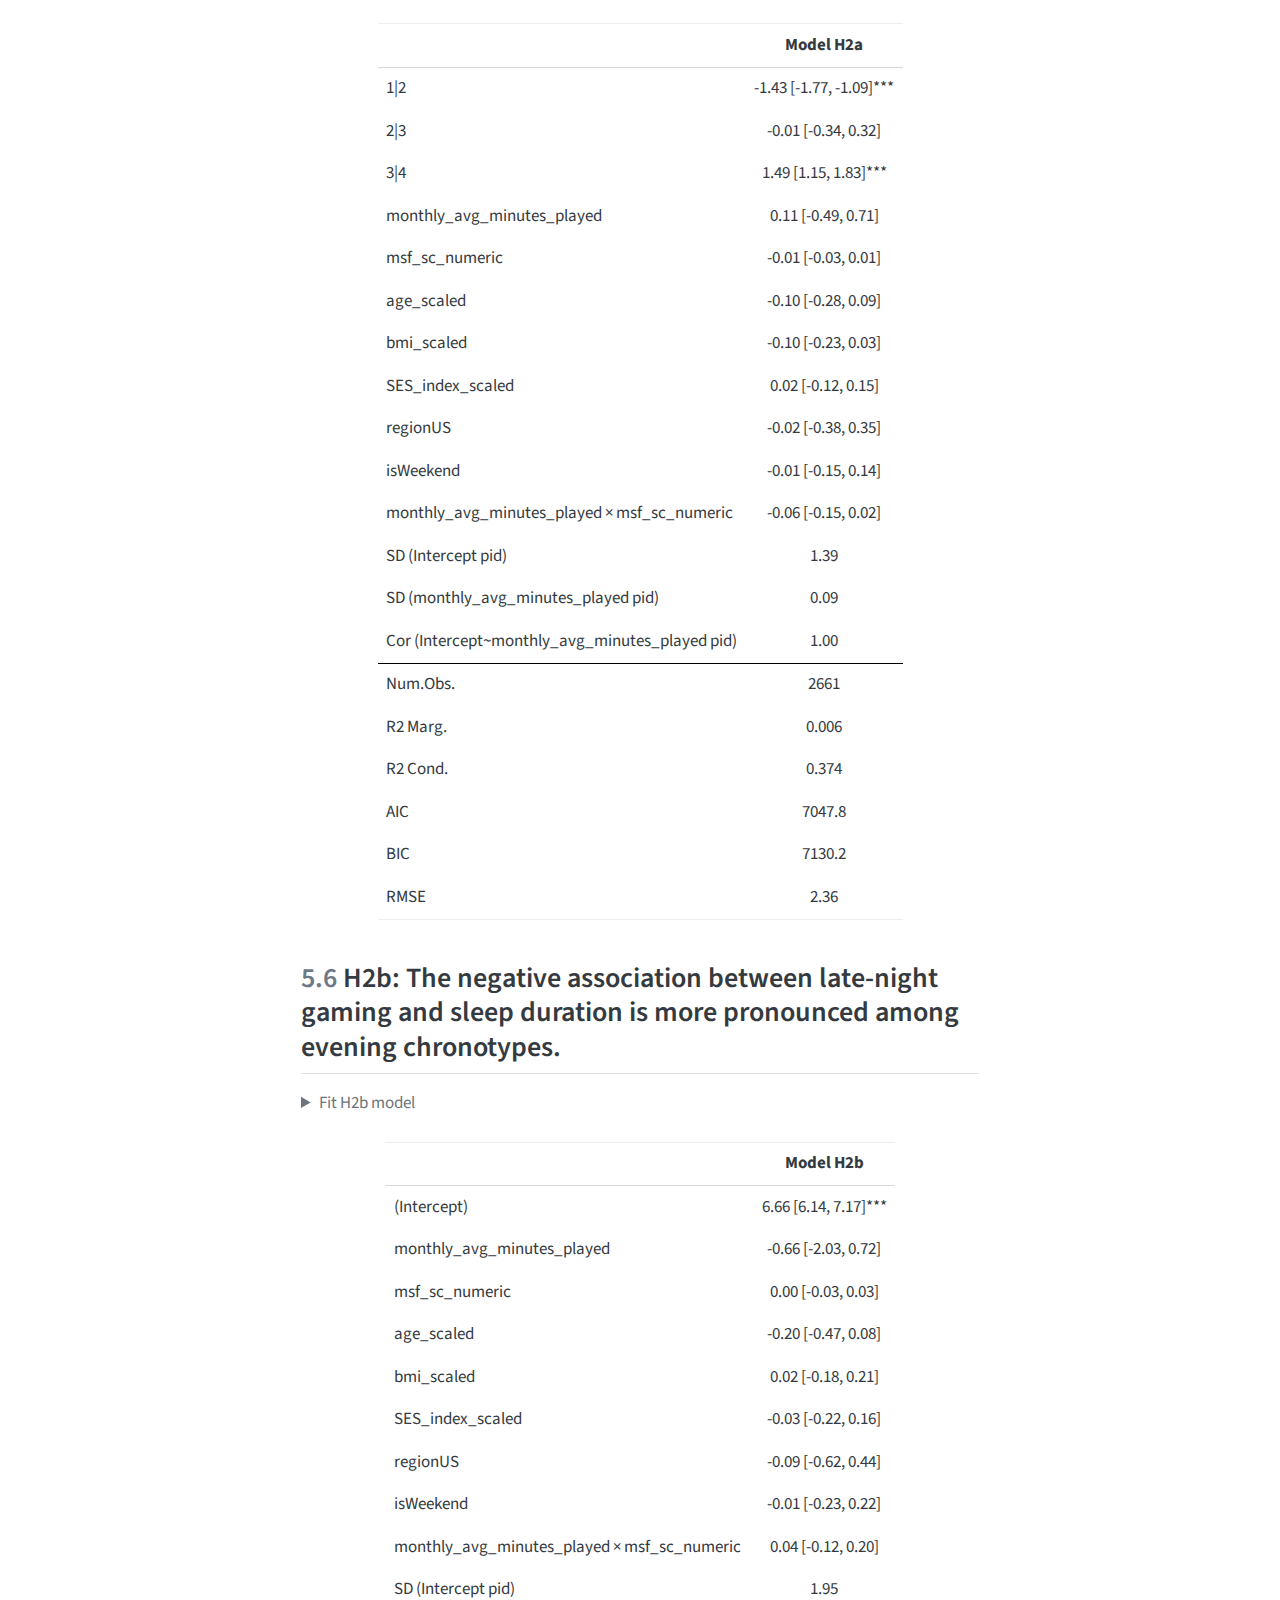
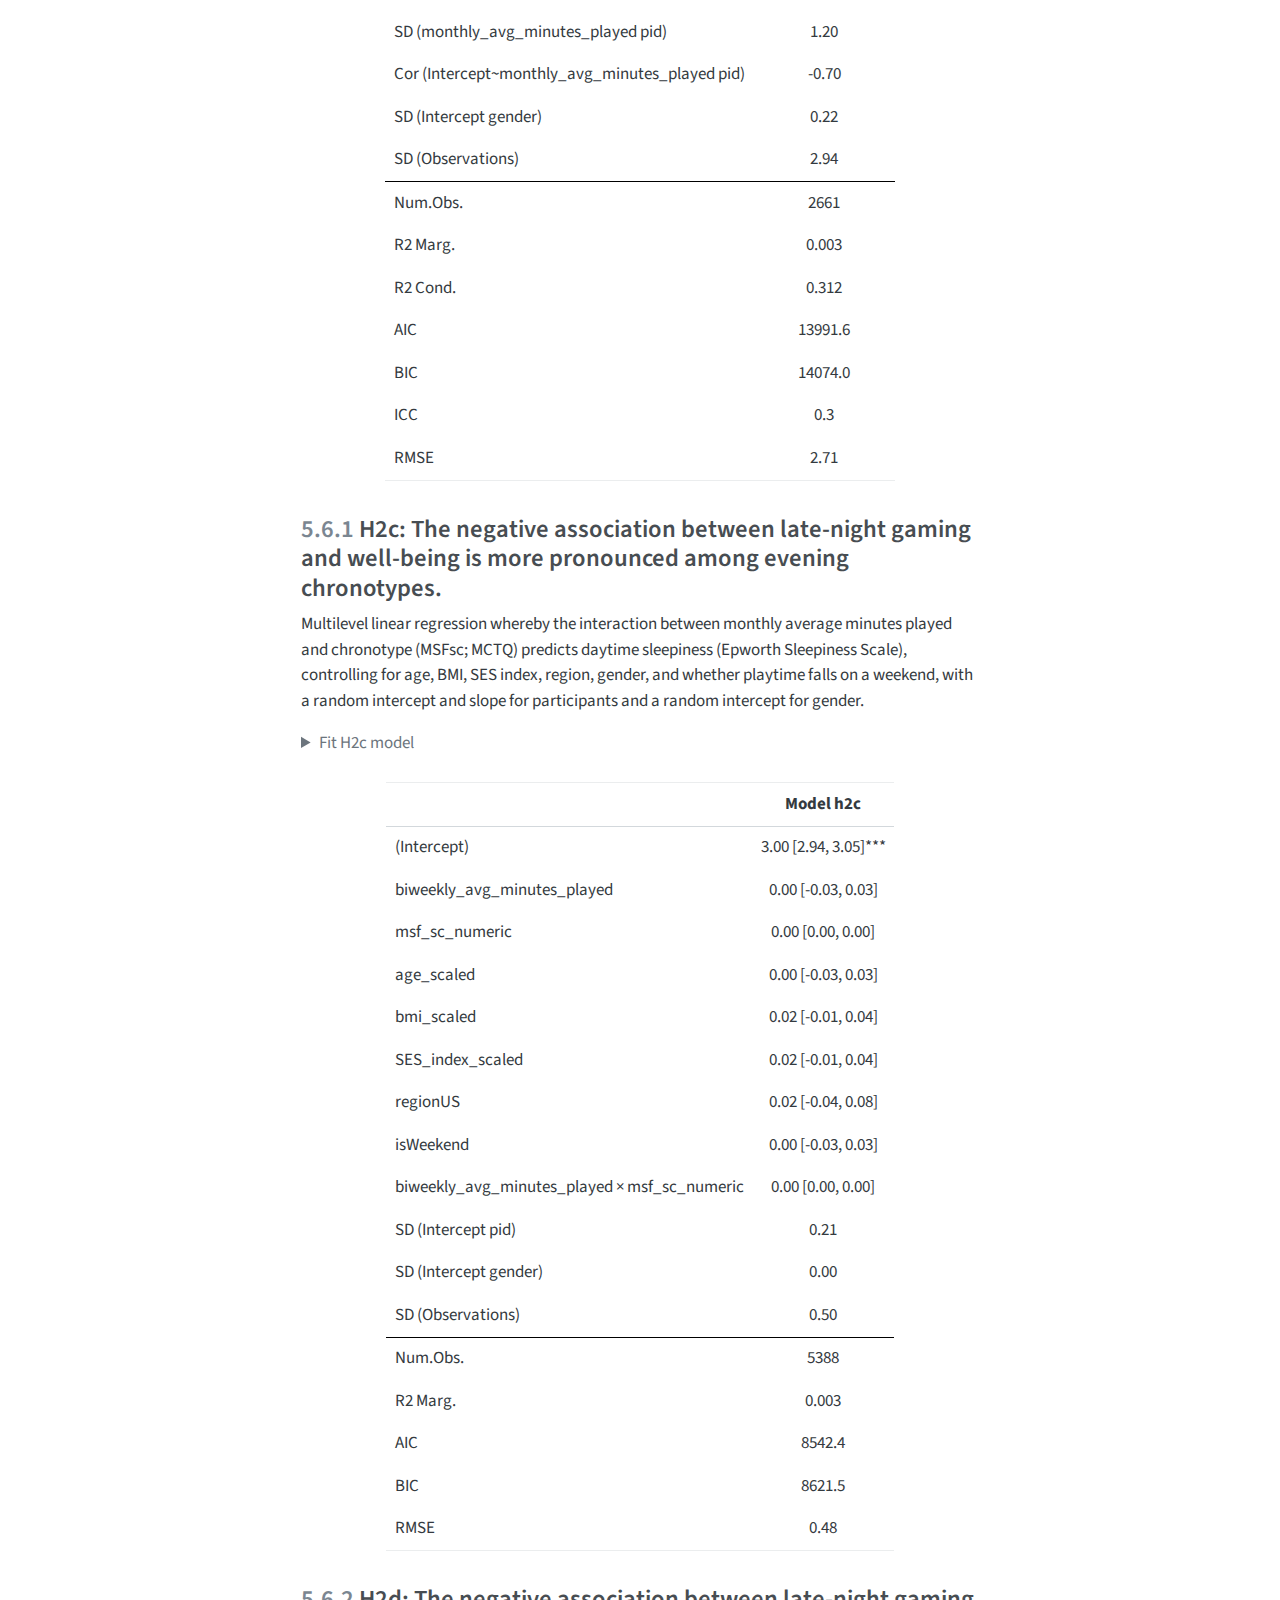
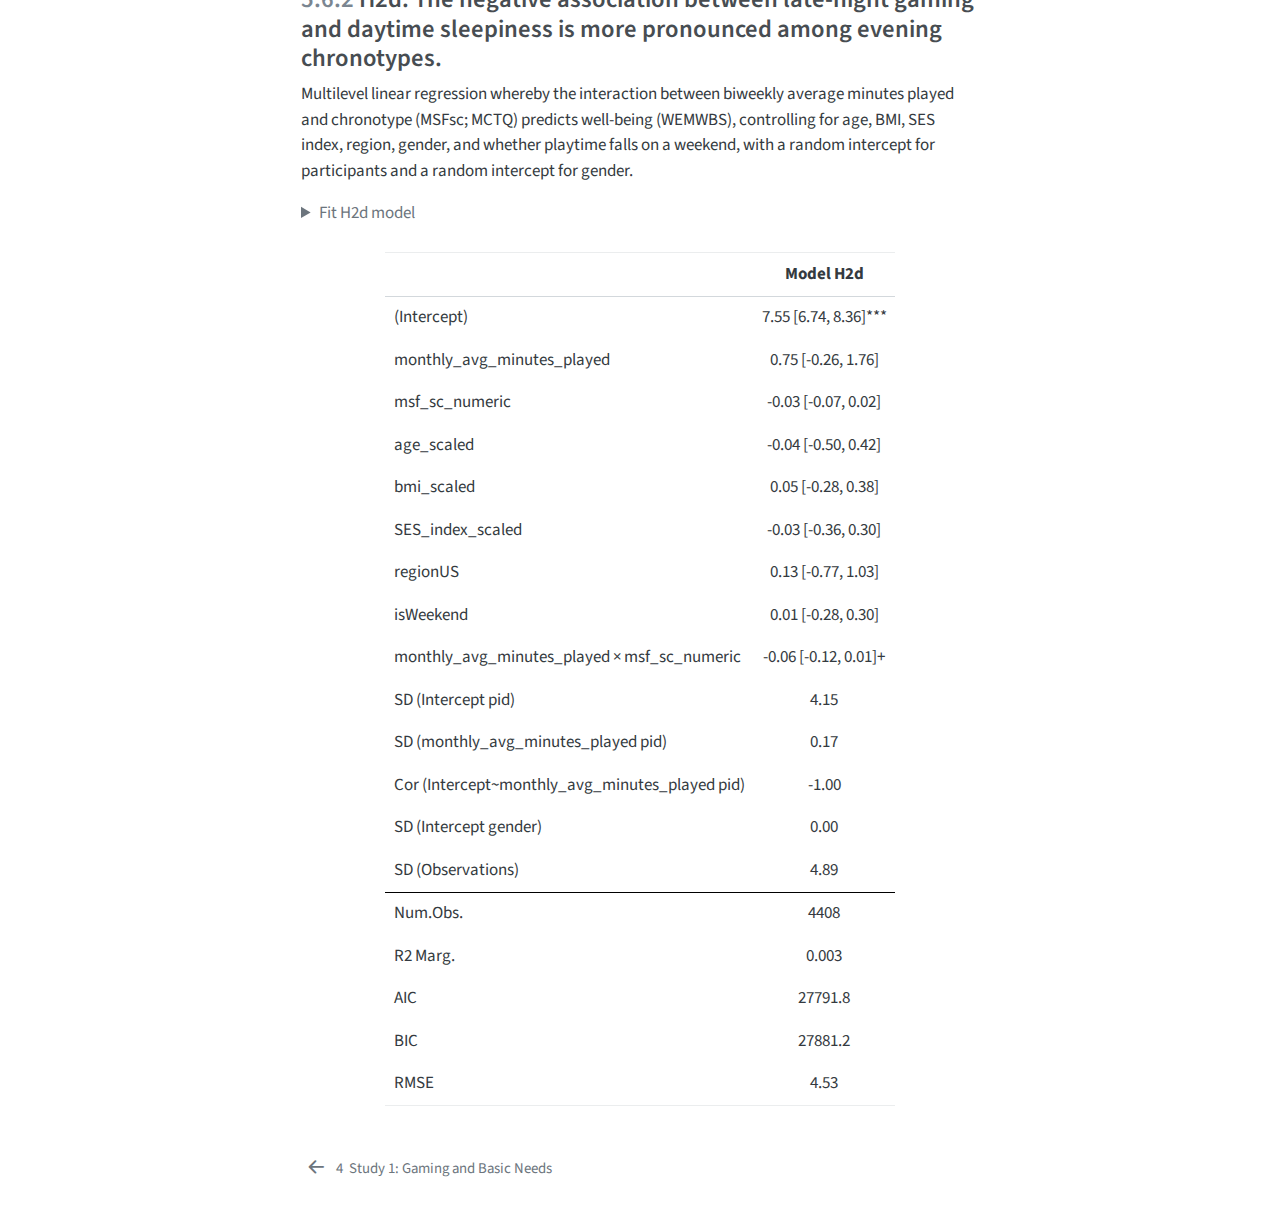
<file: docs/3_sleep.html>
<!DOCTYPE html>
<html xmlns="http://www.w3.org/1999/xhtml" lang="en" xml:lang="en"><head>

<meta charset="utf-8">
<meta name="generator" content="quarto-1.4.549">

<meta name="viewport" content="width=device-width, initial-scale=1.0, user-scalable=yes">


<title>Psychological Wellbeing, Sleep, and Video Gaming: Analyses of Comprehensive Digital Traces - 5&nbsp; Study 2: Gaming and Sleep</title>
<style>
code{white-space: pre-wrap;}
span.smallcaps{font-variant: small-caps;}
div.columns{display: flex; gap: min(4vw, 1.5em);}
div.column{flex: auto; overflow-x: auto;}
div.hanging-indent{margin-left: 1.5em; text-indent: -1.5em;}
ul.task-list{list-style: none;}
ul.task-list li input[type="checkbox"] {
  width: 0.8em;
  margin: 0 0.8em 0.2em -1em; /* quarto-specific, see https://github.com/quarto-dev/quarto-cli/issues/4556 */ 
  vertical-align: middle;
}
/* CSS for syntax highlighting */
pre > code.sourceCode { white-space: pre; position: relative; }
pre > code.sourceCode > span { line-height: 1.25; }
pre > code.sourceCode > span:empty { height: 1.2em; }
.sourceCode { overflow: visible; }
code.sourceCode > span { color: inherit; text-decoration: inherit; }
div.sourceCode { margin: 1em 0; }
pre.sourceCode { margin: 0; }
@media screen {
div.sourceCode { overflow: auto; }
}
@media print {
pre > code.sourceCode { white-space: pre-wrap; }
pre > code.sourceCode > span { text-indent: -5em; padding-left: 5em; }
}
pre.numberSource code
  { counter-reset: source-line 0; }
pre.numberSource code > span
  { position: relative; left: -4em; counter-increment: source-line; }
pre.numberSource code > span > a:first-child::before
  { content: counter(source-line);
    position: relative; left: -1em; text-align: right; vertical-align: baseline;
    border: none; display: inline-block;
    -webkit-touch-callout: none; -webkit-user-select: none;
    -khtml-user-select: none; -moz-user-select: none;
    -ms-user-select: none; user-select: none;
    padding: 0 4px; width: 4em;
  }
pre.numberSource { margin-left: 3em;  padding-left: 4px; }
div.sourceCode
  {   }
@media screen {
pre > code.sourceCode > span > a:first-child::before { text-decoration: underline; }
}
</style>


<script src="site_libs/quarto-nav/quarto-nav.js"></script>
<script src="site_libs/quarto-nav/headroom.min.js"></script>
<script src="site_libs/clipboard/clipboard.min.js"></script>
<script src="site_libs/quarto-search/autocomplete.umd.js"></script>
<script src="site_libs/quarto-search/fuse.min.js"></script>
<script src="site_libs/quarto-search/quarto-search.js"></script>
<meta name="quarto:offset" content="./">
<link href="./2_basicNeeds.html" rel="prev">
<script src="site_libs/quarto-html/quarto.js"></script>
<script src="site_libs/quarto-html/popper.min.js"></script>
<script src="site_libs/quarto-html/tippy.umd.min.js"></script>
<script src="site_libs/quarto-html/anchor.min.js"></script>
<link href="site_libs/quarto-html/tippy.css" rel="stylesheet">
<link href="site_libs/quarto-html/quarto-syntax-highlighting.css" rel="stylesheet" id="quarto-text-highlighting-styles">
<script src="site_libs/bootstrap/bootstrap.min.js"></script>
<link href="site_libs/bootstrap/bootstrap-icons.css" rel="stylesheet">
<link href="site_libs/bootstrap/bootstrap.min.css" rel="stylesheet" id="quarto-bootstrap" data-mode="light">
<script id="quarto-search-options" type="application/json">{
  "location": "sidebar",
  "copy-button": false,
  "collapse-after": 3,
  "panel-placement": "start",
  "type": "textbox",
  "limit": 50,
  "keyboard-shortcut": [
    "f",
    "/",
    "s"
  ],
  "show-item-context": false,
  "language": {
    "search-no-results-text": "No results",
    "search-matching-documents-text": "matching documents",
    "search-copy-link-title": "Copy link to search",
    "search-hide-matches-text": "Hide additional matches",
    "search-more-match-text": "more match in this document",
    "search-more-matches-text": "more matches in this document",
    "search-clear-button-title": "Clear",
    "search-text-placeholder": "",
    "search-detached-cancel-button-title": "Cancel",
    "search-submit-button-title": "Submit",
    "search-label": "Search"
  }
}</script>


</head>

<body class="nav-sidebar floating">

<div id="quarto-search-results"></div>
  <header id="quarto-header" class="headroom fixed-top">
  <nav class="quarto-secondary-nav">
    <div class="container-fluid d-flex">
      <button type="button" class="quarto-btn-toggle btn" data-bs-toggle="collapse" data-bs-target=".quarto-sidebar-collapse-item" aria-controls="quarto-sidebar" aria-expanded="false" aria-label="Toggle sidebar navigation" onclick="if (window.quartoToggleHeadroom) { window.quartoToggleHeadroom(); }">
        <i class="bi bi-layout-text-sidebar-reverse"></i>
      </button>
        <nav class="quarto-page-breadcrumbs" aria-label="breadcrumb"><ol class="breadcrumb"><li class="breadcrumb-item"><a href="./3_sleep.html"><span class="chapter-number">5</span>&nbsp; <span class="chapter-title">Study 2: Gaming and Sleep</span></a></li></ol></nav>
        <a class="flex-grow-1" role="button" data-bs-toggle="collapse" data-bs-target=".quarto-sidebar-collapse-item" aria-controls="quarto-sidebar" aria-expanded="false" aria-label="Toggle sidebar navigation" onclick="if (window.quartoToggleHeadroom) { window.quartoToggleHeadroom(); }">      
        </a>
      <button type="button" class="btn quarto-search-button" aria-label="" onclick="window.quartoOpenSearch();">
        <i class="bi bi-search"></i>
      </button>
    </div>
  </nav>
</header>
<!-- content -->
<div id="quarto-content" class="quarto-container page-columns page-rows-contents page-layout-full">
<!-- sidebar -->
  <nav id="quarto-sidebar" class="sidebar collapse collapse-horizontal quarto-sidebar-collapse-item sidebar-navigation floating overflow-auto">
    <div class="pt-lg-2 mt-2 text-left sidebar-header">
    <div class="sidebar-title mb-0 py-0">
      <a href="./">Psychological Wellbeing, Sleep, and Video Gaming: Analyses of Comprehensive Digital Traces</a> 
    </div>
      </div>
        <div class="mt-2 flex-shrink-0 align-items-center">
        <div class="sidebar-search">
        <div id="quarto-search" class="" title="Search"></div>
        </div>
        </div>
    <div class="sidebar-menu-container"> 
    <ul class="list-unstyled mt-1">
        <li class="sidebar-item">
  <div class="sidebar-item-container"> 
  <a href="./index.html" class="sidebar-item-text sidebar-link">
 <span class="menu-text"><span class="chapter-number">1</span>&nbsp; <span class="chapter-title">Psychological Wellbeing, Sleep, and Video Gaming: Analyses of Comprehensive Digital Traces</span></span></a>
  </div>
</li>
        <li class="sidebar-item">
  <div class="sidebar-item-container"> 
  <a href="./0_generateSyntheticData.html" class="sidebar-item-text sidebar-link">
 <span class="menu-text"><span class="chapter-number">2</span>&nbsp; <span class="chapter-title">Generate Synthetic Data</span></span></a>
  </div>
</li>
        <li class="sidebar-item">
  <div class="sidebar-item-container"> 
  <a href="./1_preprocess.html" class="sidebar-item-text sidebar-link">
 <span class="menu-text"><span class="chapter-number">3</span>&nbsp; <span class="chapter-title">Preprocess Data</span></span></a>
  </div>
</li>
        <li class="sidebar-item">
  <div class="sidebar-item-container"> 
  <a href="./2_basicNeeds.html" class="sidebar-item-text sidebar-link">
 <span class="menu-text"><span class="chapter-number">4</span>&nbsp; <span class="chapter-title">Study 1: Gaming and Basic Needs</span></span></a>
  </div>
</li>
        <li class="sidebar-item">
  <div class="sidebar-item-container"> 
  <a href="./3_sleep.html" class="sidebar-item-text sidebar-link active">
 <span class="menu-text"><span class="chapter-number">5</span>&nbsp; <span class="chapter-title">Study 2: Gaming and Sleep</span></span></a>
  </div>
</li>
    </ul>
    </div>
</nav>
<div id="quarto-sidebar-glass" class="quarto-sidebar-collapse-item" data-bs-toggle="collapse" data-bs-target=".quarto-sidebar-collapse-item"></div>
<!-- margin-sidebar -->
    <div id="quarto-margin-sidebar" class="sidebar margin-sidebar">
        <nav id="TOC" role="doc-toc" class="toc-active">
    <h2 id="toc-title">Table of contents</h2>
   
  <ul>
  <li><a href="#h1a-late-night-gaming-is-associated-with-poorer-sleep-quality." id="toc-h1a-late-night-gaming-is-associated-with-poorer-sleep-quality." class="nav-link active" data-scroll-target="#h1a-late-night-gaming-is-associated-with-poorer-sleep-quality."><span class="header-section-number">5.1</span> H1a: Late-night gaming is associated with poorer sleep quality.</a></li>
  <li><a href="#h1b-late-night-gaming-is-associated-with-shorter-sleep-duration." id="toc-h1b-late-night-gaming-is-associated-with-shorter-sleep-duration." class="nav-link" data-scroll-target="#h1b-late-night-gaming-is-associated-with-shorter-sleep-duration."><span class="header-section-number">5.2</span> H1b: Late-night gaming is associated with shorter sleep duration.</a></li>
  <li><a href="#h1c-late-night-gaming-is-associated-with-lower-well-being." id="toc-h1c-late-night-gaming-is-associated-with-lower-well-being." class="nav-link" data-scroll-target="#h1c-late-night-gaming-is-associated-with-lower-well-being."><span class="header-section-number">5.3</span> H1c: Late-night gaming is associated with lower well-being.</a></li>
  <li><a href="#h1d-late-night-gaming-is-associated-with-higher-daytime-sleepiness." id="toc-h1d-late-night-gaming-is-associated-with-higher-daytime-sleepiness." class="nav-link" data-scroll-target="#h1d-late-night-gaming-is-associated-with-higher-daytime-sleepiness."><span class="header-section-number">5.4</span> H1d: Late-night gaming is associated with higher daytime sleepiness.</a></li>
  <li><a href="#h2" id="toc-h2" class="nav-link" data-scroll-target="#h2"><span class="header-section-number">5.5</span> H2</a>
  <ul class="collapse">
  <li><a href="#h2a-the-negative-association-between-late-night-gaming-and-sleep-quality-is-more-pronounced-among-evening-chronotypes." id="toc-h2a-the-negative-association-between-late-night-gaming-and-sleep-quality-is-more-pronounced-among-evening-chronotypes." class="nav-link" data-scroll-target="#h2a-the-negative-association-between-late-night-gaming-and-sleep-quality-is-more-pronounced-among-evening-chronotypes."><span class="header-section-number">5.5.1</span> H2a: The negative association between late-night gaming and sleep quality is more pronounced among evening chronotypes.</a></li>
  </ul></li>
  <li><a href="#h2b-the-negative-association-between-late-night-gaming-and-sleep-duration-is-more-pronounced-among-evening-chronotypes." id="toc-h2b-the-negative-association-between-late-night-gaming-and-sleep-duration-is-more-pronounced-among-evening-chronotypes." class="nav-link" data-scroll-target="#h2b-the-negative-association-between-late-night-gaming-and-sleep-duration-is-more-pronounced-among-evening-chronotypes."><span class="header-section-number">5.6</span> H2b: The negative association between late-night gaming and sleep duration is more pronounced among evening chronotypes.</a>
  <ul class="collapse">
  <li><a href="#h2c-the-negative-association-between-late-night-gaming-and-well-being-is-more-pronounced-among-evening-chronotypes." id="toc-h2c-the-negative-association-between-late-night-gaming-and-well-being-is-more-pronounced-among-evening-chronotypes." class="nav-link" data-scroll-target="#h2c-the-negative-association-between-late-night-gaming-and-well-being-is-more-pronounced-among-evening-chronotypes."><span class="header-section-number">5.6.1</span> H2c: The negative association between late-night gaming and well-being is more pronounced among evening chronotypes.</a></li>
  <li><a href="#h2d-the-negative-association-between-late-night-gaming-and-daytime-sleepiness-is-more-pronounced-among-evening-chronotypes." id="toc-h2d-the-negative-association-between-late-night-gaming-and-daytime-sleepiness-is-more-pronounced-among-evening-chronotypes." class="nav-link" data-scroll-target="#h2d-the-negative-association-between-late-night-gaming-and-daytime-sleepiness-is-more-pronounced-among-evening-chronotypes."><span class="header-section-number">5.6.2</span> H2d: The negative association between late-night gaming and daytime sleepiness is more pronounced among evening chronotypes.</a></li>
  </ul></li>
  </ul>
</nav>
    </div>
<!-- main -->
<main class="content column-body" id="quarto-document-content">

<header id="title-block-header" class="quarto-title-block default">
<div class="quarto-title">
<h1 class="title"><span class="chapter-number">5</span>&nbsp; <span class="chapter-title">Study 2: Gaming and Sleep</span></h1>
</div>



<div class="quarto-title-meta column-body">

    
  
    
  </div>
  


</header>


<div class="cell">
<details class="code-fold">
<summary>Show the code</summary>
<div class="sourceCode cell-code" id="cb1"><pre class="sourceCode r code-with-copy"><code class="sourceCode r"><span id="cb1-1"><a href="#cb1-1" aria-hidden="true" tabindex="-1"></a><span class="cf">if</span> (<span class="sc">!</span><span class="fu">require</span>(<span class="st">"pacman"</span>)) <span class="fu">install.packages</span>(<span class="st">"pacman"</span>)</span>
<span id="cb1-2"><a href="#cb1-2" aria-hidden="true" tabindex="-1"></a><span class="fu">library</span>(pacman)</span>
<span id="cb1-3"><a href="#cb1-3" aria-hidden="true" tabindex="-1"></a></span>
<span id="cb1-4"><a href="#cb1-4" aria-hidden="true" tabindex="-1"></a><span class="fu">p_load</span>(tidyverse, lme4, marginaleffects, glmmTMB, mice, ordinal, modelsummary, lubridate, data.table)</span>
<span id="cb1-5"><a href="#cb1-5" aria-hidden="true" tabindex="-1"></a></span>
<span id="cb1-6"><a href="#cb1-6" aria-hidden="true" tabindex="-1"></a>studyStartDate <span class="ot">&lt;-</span> <span class="fu">as_datetime</span>(<span class="st">"2024-05-01 00:00:00"</span>)</span></code><button title="Copy to Clipboard" class="code-copy-button"><i class="bi"></i></button></pre></div>
</details>
</div>
<div class="cell">
<details class="code-fold">
<summary>Show the code</summary>
<div class="sourceCode cell-code" id="cb2"><pre class="sourceCode r code-with-copy"><code class="sourceCode r"><span id="cb2-1"><a href="#cb2-1" aria-hidden="true" tabindex="-1"></a><span class="co"># don't use read_csv for the synPanelClean! no idea why but it guesses column</span></span>
<span id="cb2-2"><a href="#cb2-2" aria-hidden="true" tabindex="-1"></a><span class="co"># type wrong, leading to a lot of NA imports</span></span>
<span id="cb2-3"><a href="#cb2-3" aria-hidden="true" tabindex="-1"></a></span>
<span id="cb2-4"><a href="#cb2-4" aria-hidden="true" tabindex="-1"></a>data.panel <span class="ot">&lt;-</span> <span class="fu">fread</span>(<span class="st">"data-synthetic/synPanelClean.csv.gz"</span>) <span class="sc">|&gt;</span> <span class="co"># requires that the preprocessing script has been run</span></span>
<span id="cb2-5"><a href="#cb2-5" aria-hidden="true" tabindex="-1"></a>  <span class="fu">left_join</span>(<span class="fu">read_csv</span>(<span class="st">"data-synthetic/synIntakeClean.csv.gz"</span>), <span class="at">by =</span> <span class="st">"pid"</span>) <span class="sc">|&gt;</span> </span>
<span id="cb2-6"><a href="#cb2-6" aria-hidden="true" tabindex="-1"></a>  <span class="fu">select</span>(pid, wave, region, psqi_6, <span class="fu">starts_with</span>(<span class="fu">c</span>(<span class="st">"mctq"</span>, <span class="st">"eps"</span>, <span class="st">"psqi"</span>)), total_hours_sleep, wemwbs, </span>
<span id="cb2-7"><a href="#cb2-7" aria-hidden="true" tabindex="-1"></a>         age_scaled, bmi_scaled, SES_index_scaled, msf_sc_numeric, gender) <span class="sc">|&gt;</span> </span>
<span id="cb2-8"><a href="#cb2-8" aria-hidden="true" tabindex="-1"></a>  <span class="fu">mutate</span>(</span>
<span id="cb2-9"><a href="#cb2-9" aria-hidden="true" tabindex="-1"></a>    <span class="at">psqi_6_ord =</span> <span class="fu">factor</span>(psqi_6, <span class="at">ordered =</span> <span class="cn">TRUE</span>),</span>
<span id="cb2-10"><a href="#cb2-10" aria-hidden="true" tabindex="-1"></a>    <span class="at">pid =</span> <span class="fu">as.character</span>(pid)</span>
<span id="cb2-11"><a href="#cb2-11" aria-hidden="true" tabindex="-1"></a>  )</span>
<span id="cb2-12"><a href="#cb2-12" aria-hidden="true" tabindex="-1"></a></span>
<span id="cb2-13"><a href="#cb2-13" aria-hidden="true" tabindex="-1"></a>data.nin <span class="ot">&lt;-</span> <span class="fu">read_csv</span>(<span class="st">"data-synthetic/synNintendo.csv.gz"</span>)</span>
<span id="cb2-14"><a href="#cb2-14" aria-hidden="true" tabindex="-1"></a>data.xbox <span class="ot">&lt;-</span> <span class="fu">read_csv</span>(<span class="st">"data-synthetic/synXbox.csv.gz"</span>)</span>
<span id="cb2-15"><a href="#cb2-15" aria-hidden="true" tabindex="-1"></a>data.steam <span class="ot">&lt;-</span> <span class="fu">read_csv</span>(<span class="st">"data-synthetic/synSteam.csv.gz"</span>)</span>
<span id="cb2-16"><a href="#cb2-16" aria-hidden="true" tabindex="-1"></a>data.android <span class="ot">&lt;-</span> <span class="fu">read_csv</span>(<span class="st">"data-synthetic/synAndroid.csv.gz"</span>)</span>
<span id="cb2-17"><a href="#cb2-17" aria-hidden="true" tabindex="-1"></a>data.ios <span class="ot">&lt;-</span> <span class="fu">read_csv</span>(<span class="st">"data-synthetic/syniOS.csv.gz"</span>)</span></code><button title="Copy to Clipboard" class="code-copy-button"><i class="bi"></i></button></pre></div>
</details>
</div>
<div class="cell">
<details class="code-fold">
<summary>Show the code</summary>
<div class="sourceCode cell-code" id="cb3"><pre class="sourceCode r code-with-copy"><code class="sourceCode r"><span id="cb3-1"><a href="#cb3-1" aria-hidden="true" tabindex="-1"></a><span class="co"># merge xbox_balanced and steam_balanced and nin_balanced </span></span>
<span id="cb3-2"><a href="#cb3-2" aria-hidden="true" tabindex="-1"></a>data.gaming <span class="ot">&lt;-</span> <span class="fu">bind_rows</span>(data.xbox, data.steam, data.nin) <span class="sc">|&gt;</span> </span>
<span id="cb3-3"><a href="#cb3-3" aria-hidden="true" tabindex="-1"></a></span>
<span id="cb3-4"><a href="#cb3-4" aria-hidden="true" tabindex="-1"></a>  <span class="co"># calculate minutes_played for data.gaming using sessionEnd and sessionStart</span></span>
<span id="cb3-5"><a href="#cb3-5" aria-hidden="true" tabindex="-1"></a>  <span class="co"># create a binary variable for data.gaming called latenight if the sessionStart is between 23:00 and 06:00</span></span>
<span id="cb3-6"><a href="#cb3-6" aria-hidden="true" tabindex="-1"></a>  <span class="co"># create an isWeekend variable for data.gaming if the sessionStart is on a Saturday, Sunday or Friday</span></span>
<span id="cb3-7"><a href="#cb3-7" aria-hidden="true" tabindex="-1"></a>  <span class="fu">mutate</span>(</span>
<span id="cb3-8"><a href="#cb3-8" aria-hidden="true" tabindex="-1"></a>    <span class="at">minutes_played =</span> <span class="fu">as.numeric</span>(<span class="fu">difftime</span>(sessionEnd, sessionStart, <span class="at">units =</span> <span class="st">"mins"</span>)),</span>
<span id="cb3-9"><a href="#cb3-9" aria-hidden="true" tabindex="-1"></a>    <span class="at">latenight =</span> <span class="fu">ifelse</span>(<span class="fu">hour</span>(sessionStart) <span class="sc">&gt;=</span> <span class="dv">23</span> <span class="sc">|</span> <span class="fu">hour</span>(sessionStart) <span class="sc">&lt;</span> <span class="dv">6</span>, <span class="dv">1</span>, <span class="dv">0</span>),</span>
<span id="cb3-10"><a href="#cb3-10" aria-hidden="true" tabindex="-1"></a>    <span class="at">isWeekend =</span> <span class="fu">ifelse</span>(<span class="fu">weekdays</span>(sessionStart) <span class="sc">%in%</span> <span class="fu">c</span>(<span class="st">"Friday"</span>, <span class="st">"Saturday"</span>), <span class="dv">1</span>, <span class="dv">0</span>),</span>
<span id="cb3-11"><a href="#cb3-11" aria-hidden="true" tabindex="-1"></a>    </span>
<span id="cb3-12"><a href="#cb3-12" aria-hidden="true" tabindex="-1"></a>    <span class="co"># calculate late night using lubridate::interval objects</span></span>
<span id="cb3-13"><a href="#cb3-13" aria-hidden="true" tabindex="-1"></a>    <span class="co"># </span><span class="al">TODO</span><span class="co">: update to ensure that test case 6 (sessions starting after midnight the following day) are captured</span></span>
<span id="cb3-14"><a href="#cb3-14" aria-hidden="true" tabindex="-1"></a>    <span class="at">interval_gaming =</span> <span class="fu">interval</span>(sessionStart, sessionEnd),</span>
<span id="cb3-15"><a href="#cb3-15" aria-hidden="true" tabindex="-1"></a>    <span class="at">interval_latenight =</span> <span class="fu">interval</span>(date <span class="sc">+</span> <span class="fu">hours</span>(<span class="dv">23</span>), date <span class="sc">+</span> <span class="fu">hours</span>(<span class="dv">30</span>)), <span class="co"># gets the 11pm to 6am following day interval from date</span></span>
<span id="cb3-16"><a href="#cb3-16" aria-hidden="true" tabindex="-1"></a>    <span class="at">latenightMinutes =</span> <span class="fu">as.numeric</span>(<span class="fu">intersect</span>(interval_gaming, interval_latenight))<span class="sc">/</span><span class="dv">60</span> <span class="co"># calculate overlap in minutes</span></span>
<span id="cb3-17"><a href="#cb3-17" aria-hidden="true" tabindex="-1"></a>  ) <span class="sc">|&gt;</span> </span>
<span id="cb3-18"><a href="#cb3-18" aria-hidden="true" tabindex="-1"></a></span>
<span id="cb3-19"><a href="#cb3-19" aria-hidden="true" tabindex="-1"></a>  <span class="co"># assign each session to a wave based on the date, if the date is within 4</span></span>
<span id="cb3-20"><a href="#cb3-20" aria-hidden="true" tabindex="-1"></a>  <span class="co"># weeks of the start of the study, it is wave 2, if it is between 4 weeks and</span></span>
<span id="cb3-21"><a href="#cb3-21" aria-hidden="true" tabindex="-1"></a>  <span class="co"># 8 weeks it is wave 4, if it is between 8 weeks and 12 weeks it is wave 6</span></span>
<span id="cb3-22"><a href="#cb3-22" aria-hidden="true" tabindex="-1"></a>  <span class="fu">mutate</span>(</span>
<span id="cb3-23"><a href="#cb3-23" aria-hidden="true" tabindex="-1"></a>    <span class="at">days_since_start =</span> <span class="fu">as.numeric</span>(<span class="fu">difftime</span>(sessionStart, studyStartDate, <span class="at">units =</span> <span class="st">"days"</span>)),</span>
<span id="cb3-24"><a href="#cb3-24" aria-hidden="true" tabindex="-1"></a>    <span class="at">month =</span> <span class="fu">case_when</span>(</span>
<span id="cb3-25"><a href="#cb3-25" aria-hidden="true" tabindex="-1"></a>      day <span class="sc">&gt;=</span> <span class="dv">0</span> <span class="sc">&amp;</span> day <span class="sc">&lt;=</span> <span class="dv">28</span> <span class="sc">~</span> <span class="dv">2</span>,</span>
<span id="cb3-26"><a href="#cb3-26" aria-hidden="true" tabindex="-1"></a>      day <span class="sc">&gt;=</span> <span class="dv">29</span> <span class="sc">&amp;</span> day <span class="sc">&lt;=</span> <span class="dv">56</span> <span class="sc">~</span> <span class="dv">4</span>,</span>
<span id="cb3-27"><a href="#cb3-27" aria-hidden="true" tabindex="-1"></a>      day <span class="sc">&gt;=</span> <span class="dv">57</span> <span class="sc">&amp;</span> day <span class="sc">&lt;=</span> <span class="dv">84</span> <span class="sc">~</span> <span class="dv">6</span>,</span>
<span id="cb3-28"><a href="#cb3-28" aria-hidden="true" tabindex="-1"></a>      <span class="cn">TRUE</span> <span class="sc">~</span> <span class="cn">NA_real_</span></span>
<span id="cb3-29"><a href="#cb3-29" aria-hidden="true" tabindex="-1"></a>    ),</span>
<span id="cb3-30"><a href="#cb3-30" aria-hidden="true" tabindex="-1"></a>    <span class="co"># Define biweekly waves (14-day intervals) that end at day 84</span></span>
<span id="cb3-31"><a href="#cb3-31" aria-hidden="true" tabindex="-1"></a>    <span class="at">wave =</span> <span class="fu">case_when</span>(</span>
<span id="cb3-32"><a href="#cb3-32" aria-hidden="true" tabindex="-1"></a>      day <span class="sc">&gt;=</span> <span class="dv">0</span> <span class="sc">&amp;</span> day <span class="sc">&lt;=</span> <span class="dv">14</span> <span class="sc">~</span> <span class="dv">1</span>,</span>
<span id="cb3-33"><a href="#cb3-33" aria-hidden="true" tabindex="-1"></a>      day <span class="sc">&gt;=</span> <span class="dv">15</span> <span class="sc">&amp;</span> day <span class="sc">&lt;=</span> <span class="dv">28</span> <span class="sc">~</span> <span class="dv">2</span>,</span>
<span id="cb3-34"><a href="#cb3-34" aria-hidden="true" tabindex="-1"></a>      day <span class="sc">&gt;=</span> <span class="dv">29</span> <span class="sc">&amp;</span> day <span class="sc">&lt;=</span> <span class="dv">42</span> <span class="sc">~</span> <span class="dv">3</span>,</span>
<span id="cb3-35"><a href="#cb3-35" aria-hidden="true" tabindex="-1"></a>      day <span class="sc">&gt;=</span> <span class="dv">43</span> <span class="sc">&amp;</span> day <span class="sc">&lt;=</span> <span class="dv">56</span> <span class="sc">~</span> <span class="dv">4</span>,</span>
<span id="cb3-36"><a href="#cb3-36" aria-hidden="true" tabindex="-1"></a>      day <span class="sc">&gt;=</span> <span class="dv">57</span> <span class="sc">&amp;</span> day <span class="sc">&lt;=</span> <span class="dv">70</span> <span class="sc">~</span> <span class="dv">5</span>,</span>
<span id="cb3-37"><a href="#cb3-37" aria-hidden="true" tabindex="-1"></a>      day <span class="sc">&gt;=</span> <span class="dv">71</span> <span class="sc">&amp;</span> day <span class="sc">&lt;=</span> <span class="dv">84</span> <span class="sc">~</span> <span class="dv">6</span>,</span>
<span id="cb3-38"><a href="#cb3-38" aria-hidden="true" tabindex="-1"></a>      <span class="cn">TRUE</span> <span class="sc">~</span> <span class="cn">NA_real_</span>  <span class="co"># Assign NA for days beyond 84</span></span>
<span id="cb3-39"><a href="#cb3-39" aria-hidden="true" tabindex="-1"></a>    ),</span>
<span id="cb3-40"><a href="#cb3-40" aria-hidden="true" tabindex="-1"></a>    <span class="at">pid =</span> <span class="fu">as.character</span>(pid)</span>
<span id="cb3-41"><a href="#cb3-41" aria-hidden="true" tabindex="-1"></a>  ) </span>
<span id="cb3-42"><a href="#cb3-42" aria-hidden="true" tabindex="-1"></a></span>
<span id="cb3-43"><a href="#cb3-43" aria-hidden="true" tabindex="-1"></a><span class="co"># group gaming by PID, wave and latenight and calculate daily average minutes_played</span></span>
<span id="cb3-44"><a href="#cb3-44" aria-hidden="true" tabindex="-1"></a>gamingMonthly <span class="ot">&lt;-</span> data.gaming <span class="sc">|&gt;</span> </span>
<span id="cb3-45"><a href="#cb3-45" aria-hidden="true" tabindex="-1"></a>  <span class="fu">group_by</span>(pid, month, isWeekend) <span class="sc">%&gt;%</span></span>
<span id="cb3-46"><a href="#cb3-46" aria-hidden="true" tabindex="-1"></a>  <span class="fu">summarise</span>(</span>
<span id="cb3-47"><a href="#cb3-47" aria-hidden="true" tabindex="-1"></a>    <span class="at">monthly_avg_minutes_played =</span> <span class="fu">sum</span>(latenightMinutes)<span class="sc">/</span><span class="dv">28</span>,</span>
<span id="cb3-48"><a href="#cb3-48" aria-hidden="true" tabindex="-1"></a>  ) <span class="sc">|&gt;</span> </span>
<span id="cb3-49"><a href="#cb3-49" aria-hidden="true" tabindex="-1"></a>  <span class="fu">left_join</span>(data.panel <span class="sc">|&gt;</span> <span class="fu">select</span>(<span class="sc">-</span>msf_sc_numeric) <span class="sc">|&gt;</span> <span class="fu">filter</span>(wave <span class="sc">%in%</span> <span class="fu">c</span>(<span class="dv">2</span>, <span class="dv">4</span>, <span class="dv">6</span>)), </span>
<span id="cb3-50"><a href="#cb3-50" aria-hidden="true" tabindex="-1"></a>            <span class="at">by =</span> <span class="fu">c</span>(<span class="st">"pid"</span>,<span class="st">"month"</span> <span class="ot">=</span> <span class="st">"wave"</span>)) <span class="sc">|&gt;</span> </span>
<span id="cb3-51"><a href="#cb3-51" aria-hidden="true" tabindex="-1"></a>  <span class="fu">left_join</span>(data.panel <span class="sc">|&gt;</span> <span class="fu">select</span>(pid, msf_sc_numeric) <span class="sc">|&gt;</span> <span class="fu">filter</span>(<span class="sc">!</span><span class="fu">is.na</span>(msf_sc_numeric)), </span>
<span id="cb3-52"><a href="#cb3-52" aria-hidden="true" tabindex="-1"></a>            <span class="at">by =</span> <span class="fu">c</span>(<span class="st">"pid"</span>)) <span class="sc">|&gt;</span> <span class="co"># hacky way to make sure chronotype (measured in wave 1 only) doesn't get lost </span></span>
<span id="cb3-53"><a href="#cb3-53" aria-hidden="true" tabindex="-1"></a>  <span class="fu">mutate</span>(<span class="at">monthly_avg_minutes_played =</span> <span class="fu">replace_na</span>(monthly_avg_minutes_played, <span class="dv">0</span>)) <span class="sc">|&gt;</span> </span>
<span id="cb3-54"><a href="#cb3-54" aria-hidden="true" tabindex="-1"></a>  <span class="fu">ungroup</span>() <span class="sc">|&gt;</span></span>
<span id="cb3-55"><a href="#cb3-55" aria-hidden="true" tabindex="-1"></a>  <span class="fu">arrange</span>(<span class="fu">as.integer</span>(pid), month)</span>
<span id="cb3-56"><a href="#cb3-56" aria-hidden="true" tabindex="-1"></a></span>
<span id="cb3-57"><a href="#cb3-57" aria-hidden="true" tabindex="-1"></a><span class="co"># group gaming by PID, wave and latenight and calculate daily average minutes_played</span></span>
<span id="cb3-58"><a href="#cb3-58" aria-hidden="true" tabindex="-1"></a>gamingBiweekly <span class="ot">&lt;-</span> data.gaming <span class="sc">|&gt;</span> </span>
<span id="cb3-59"><a href="#cb3-59" aria-hidden="true" tabindex="-1"></a>  <span class="fu">group_by</span>(pid, wave, isWeekend) <span class="sc">|&gt;</span> </span>
<span id="cb3-60"><a href="#cb3-60" aria-hidden="true" tabindex="-1"></a>  <span class="fu">summarise</span>(</span>
<span id="cb3-61"><a href="#cb3-61" aria-hidden="true" tabindex="-1"></a>    <span class="at">biweekly_avg_minutes_played =</span> <span class="fu">sum</span>(latenightMinutes)<span class="sc">/</span><span class="dv">14</span>,</span>
<span id="cb3-62"><a href="#cb3-62" aria-hidden="true" tabindex="-1"></a>  ) <span class="sc">|&gt;</span> </span>
<span id="cb3-63"><a href="#cb3-63" aria-hidden="true" tabindex="-1"></a>  <span class="fu">left_join</span>(data.panel <span class="sc">|&gt;</span> <span class="fu">select</span>(<span class="sc">-</span>msf_sc_numeric), <span class="at">by =</span> <span class="fu">c</span>(<span class="st">"pid"</span>, <span class="st">"wave"</span>)) <span class="sc">|&gt;</span> </span>
<span id="cb3-64"><a href="#cb3-64" aria-hidden="true" tabindex="-1"></a>  <span class="fu">left_join</span>(data.panel <span class="sc">|&gt;</span> <span class="fu">select</span>(pid, msf_sc_numeric) <span class="sc">|&gt;</span> <span class="fu">filter</span>(<span class="sc">!</span><span class="fu">is.na</span>(msf_sc_numeric)), </span>
<span id="cb3-65"><a href="#cb3-65" aria-hidden="true" tabindex="-1"></a>            <span class="at">by =</span> <span class="fu">c</span>(<span class="st">"pid"</span>)) <span class="sc">|&gt;</span> <span class="co"># hacky way to make sure chronotype (measured in wave 1 only) doesn't get lost </span></span>
<span id="cb3-66"><a href="#cb3-66" aria-hidden="true" tabindex="-1"></a>  <span class="fu">mutate</span>(<span class="at">biweekly_avg_minutes_played =</span> <span class="fu">replace_na</span>(biweekly_avg_minutes_played, <span class="dv">0</span>)) <span class="sc">|&gt;</span> </span>
<span id="cb3-67"><a href="#cb3-67" aria-hidden="true" tabindex="-1"></a>  <span class="fu">ungroup</span>() <span class="sc">|&gt;</span> </span>
<span id="cb3-68"><a href="#cb3-68" aria-hidden="true" tabindex="-1"></a>  <span class="fu">arrange</span>(<span class="fu">as.integer</span>(pid), wave) <span class="sc">|&gt;</span> </span>
<span id="cb3-69"><a href="#cb3-69" aria-hidden="true" tabindex="-1"></a>  <span class="fu">select</span>(pid, wave, msf_sc_numeric, <span class="fu">everything</span>())</span></code><button title="Copy to Clipboard" class="code-copy-button"><i class="bi"></i></button></pre></div>
</details>
</div>
<section id="h1a-late-night-gaming-is-associated-with-poorer-sleep-quality." class="level2" data-number="5.1">
<h2 data-number="5.1" class="anchored" data-anchor-id="h1a-late-night-gaming-is-associated-with-poorer-sleep-quality."><span class="header-section-number">5.1</span> H1a: Late-night gaming is associated with poorer sleep quality.</h2>
<p>Multilevel ordinal regression whereby monthly average minutes played predicts sleep quality (PSQI), controlling for age, BMI, SES index, region, and whether playtime falls on a weekend, with a random intercept and slope for participants.</p>
<div class="cell">
<details class="code-fold">
<summary>Fit H1a model</summary>
<div class="sourceCode cell-code" id="cb4"><pre class="sourceCode r code-with-copy"><code class="sourceCode r"><span id="cb4-1"><a href="#cb4-1" aria-hidden="true" tabindex="-1"></a><span class="co"># For psqi_6 1 means Very good, 2 means Fairly good, 3 means Fairly bad, 4 means Very bad</span></span>
<span id="cb4-2"><a href="#cb4-2" aria-hidden="true" tabindex="-1"></a></span>
<span id="cb4-3"><a href="#cb4-3" aria-hidden="true" tabindex="-1"></a><span class="co"># Fit the model with rescaled covariates</span></span>
<span id="cb4-4"><a href="#cb4-4" aria-hidden="true" tabindex="-1"></a>model.h1a <span class="ot">&lt;-</span> <span class="fu">clmm</span>(psqi_6_ord <span class="sc">~</span> monthly_avg_minutes_played <span class="sc">+</span> (<span class="dv">1</span> <span class="sc">+</span> monthly_avg_minutes_played <span class="sc">|</span> pid) <span class="sc">+</span></span>
<span id="cb4-5"><a href="#cb4-5" aria-hidden="true" tabindex="-1"></a>                    age_scaled <span class="sc">+</span> bmi_scaled <span class="sc">+</span> SES_index_scaled <span class="sc">+</span> region <span class="sc">+</span> isWeekend,</span>
<span id="cb4-6"><a href="#cb4-6" aria-hidden="true" tabindex="-1"></a>                  <span class="at">data =</span> gamingMonthly)</span>
<span id="cb4-7"><a href="#cb4-7" aria-hidden="true" tabindex="-1"></a></span>
<span id="cb4-8"><a href="#cb4-8" aria-hidden="true" tabindex="-1"></a><span class="fu">modelsummary</span>(</span>
<span id="cb4-9"><a href="#cb4-9" aria-hidden="true" tabindex="-1"></a>  <span class="fu">list</span>(<span class="st">`</span><span class="at">Model H1a</span><span class="st">`</span> <span class="ot">=</span> model.h1a),</span>
<span id="cb4-10"><a href="#cb4-10" aria-hidden="true" tabindex="-1"></a>  <span class="at">fmt =</span> <span class="dv">2</span>,</span>
<span id="cb4-11"><a href="#cb4-11" aria-hidden="true" tabindex="-1"></a>  <span class="at">estimate  =</span> <span class="st">"{estimate} [{conf.low}, {conf.high}]{stars}"</span>, </span>
<span id="cb4-12"><a href="#cb4-12" aria-hidden="true" tabindex="-1"></a>  <span class="at">statistic =</span> <span class="cn">NULL</span></span>
<span id="cb4-13"><a href="#cb4-13" aria-hidden="true" tabindex="-1"></a>)</span></code><button title="Copy to Clipboard" class="code-copy-button"><i class="bi"></i></button></pre></div>
</details>
<div class="cell-output-display">
<!-- preamble start -->

    <script>
      function styleCell_4358rob024444dzsrb0s(i, j, css_id) {
        var table = document.getElementById("tinytable_4358rob024444dzsrb0s");
        table.rows[i].cells[j].classList.add(css_id);
      }
      function insertSpanRow(i, colspan, content) {
        var table = document.getElementById('tinytable_4358rob024444dzsrb0s');
        var newRow = table.insertRow(i);
        var newCell = newRow.insertCell(0);
        newCell.setAttribute("colspan", colspan);
        // newCell.innerText = content;
        // this may be unsafe, but innerText does not interpret <br>
        newCell.innerHTML = content;
      }
      function spanCell_4358rob024444dzsrb0s(i, j, rowspan, colspan) {
        var table = document.getElementById("tinytable_4358rob024444dzsrb0s");
        const targetRow = table.rows[i];
        const targetCell = targetRow.cells[j];
        for (let r = 0; r < rowspan; r++) {
          // Only start deleting cells to the right for the first row (r == 0)
          if (r === 0) {
            // Delete cells to the right of the target cell in the first row
            for (let c = colspan - 1; c > 0; c--) {
              if (table.rows[i + r].cells[j + c]) {
                table.rows[i + r].deleteCell(j + c);
              }
            }
          }
          // For rows below the first, delete starting from the target column
          if (r > 0) {
            for (let c = colspan - 1; c >= 0; c--) {
              if (table.rows[i + r] && table.rows[i + r].cells[j]) {
                table.rows[i + r].deleteCell(j);
              }
            }
          }
        }
        // Set rowspan and colspan of the target cell
        targetCell.rowSpan = rowspan;
        targetCell.colSpan = colspan;
      }
window.addEventListener('load', function () { styleCell_4358rob024444dzsrb0s(0, 0, 'tinytable_css_idx60l2e7tjkdadhtaiqzb') })
window.addEventListener('load', function () { styleCell_4358rob024444dzsrb0s(0, 1, 'tinytable_css_id3mxcsyxgyzjt7j2umy9m') })
window.addEventListener('load', function () { styleCell_4358rob024444dzsrb0s(1, 0, 'tinytable_css_idfb5x3dfn5o8ezdhwlzb5') })
window.addEventListener('load', function () { styleCell_4358rob024444dzsrb0s(1, 1, 'tinytable_css_idkjo1fsfr6hu372z6nyqz') })
window.addEventListener('load', function () { styleCell_4358rob024444dzsrb0s(2, 0, 'tinytable_css_idfb5x3dfn5o8ezdhwlzb5') })
window.addEventListener('load', function () { styleCell_4358rob024444dzsrb0s(2, 1, 'tinytable_css_idkjo1fsfr6hu372z6nyqz') })
window.addEventListener('load', function () { styleCell_4358rob024444dzsrb0s(3, 0, 'tinytable_css_idfb5x3dfn5o8ezdhwlzb5') })
window.addEventListener('load', function () { styleCell_4358rob024444dzsrb0s(3, 1, 'tinytable_css_idkjo1fsfr6hu372z6nyqz') })
window.addEventListener('load', function () { styleCell_4358rob024444dzsrb0s(4, 0, 'tinytable_css_idfb5x3dfn5o8ezdhwlzb5') })
window.addEventListener('load', function () { styleCell_4358rob024444dzsrb0s(4, 1, 'tinytable_css_idkjo1fsfr6hu372z6nyqz') })
window.addEventListener('load', function () { styleCell_4358rob024444dzsrb0s(5, 0, 'tinytable_css_idfb5x3dfn5o8ezdhwlzb5') })
window.addEventListener('load', function () { styleCell_4358rob024444dzsrb0s(5, 1, 'tinytable_css_idkjo1fsfr6hu372z6nyqz') })
window.addEventListener('load', function () { styleCell_4358rob024444dzsrb0s(6, 0, 'tinytable_css_idfb5x3dfn5o8ezdhwlzb5') })
window.addEventListener('load', function () { styleCell_4358rob024444dzsrb0s(6, 1, 'tinytable_css_idkjo1fsfr6hu372z6nyqz') })
window.addEventListener('load', function () { styleCell_4358rob024444dzsrb0s(7, 0, 'tinytable_css_idfb5x3dfn5o8ezdhwlzb5') })
window.addEventListener('load', function () { styleCell_4358rob024444dzsrb0s(7, 1, 'tinytable_css_idkjo1fsfr6hu372z6nyqz') })
window.addEventListener('load', function () { styleCell_4358rob024444dzsrb0s(8, 0, 'tinytable_css_idfb5x3dfn5o8ezdhwlzb5') })
window.addEventListener('load', function () { styleCell_4358rob024444dzsrb0s(8, 1, 'tinytable_css_idkjo1fsfr6hu372z6nyqz') })
window.addEventListener('load', function () { styleCell_4358rob024444dzsrb0s(9, 0, 'tinytable_css_idfb5x3dfn5o8ezdhwlzb5') })
window.addEventListener('load', function () { styleCell_4358rob024444dzsrb0s(9, 1, 'tinytable_css_idkjo1fsfr6hu372z6nyqz') })
window.addEventListener('load', function () { styleCell_4358rob024444dzsrb0s(10, 0, 'tinytable_css_idfb5x3dfn5o8ezdhwlzb5') })
window.addEventListener('load', function () { styleCell_4358rob024444dzsrb0s(10, 1, 'tinytable_css_idkjo1fsfr6hu372z6nyqz') })
window.addEventListener('load', function () { styleCell_4358rob024444dzsrb0s(11, 0, 'tinytable_css_idfb5x3dfn5o8ezdhwlzb5') })
window.addEventListener('load', function () { styleCell_4358rob024444dzsrb0s(11, 1, 'tinytable_css_idkjo1fsfr6hu372z6nyqz') })
window.addEventListener('load', function () { styleCell_4358rob024444dzsrb0s(12, 0, 'tinytable_css_idqw1ha2ieytv1hygec1va') })
window.addEventListener('load', function () { styleCell_4358rob024444dzsrb0s(12, 1, 'tinytable_css_id5sz1oifxm6v1ftrvdtaf') })
window.addEventListener('load', function () { styleCell_4358rob024444dzsrb0s(13, 0, 'tinytable_css_idfb5x3dfn5o8ezdhwlzb5') })
window.addEventListener('load', function () { styleCell_4358rob024444dzsrb0s(13, 1, 'tinytable_css_idkjo1fsfr6hu372z6nyqz') })
window.addEventListener('load', function () { styleCell_4358rob024444dzsrb0s(14, 0, 'tinytable_css_idfb5x3dfn5o8ezdhwlzb5') })
window.addEventListener('load', function () { styleCell_4358rob024444dzsrb0s(14, 1, 'tinytable_css_idkjo1fsfr6hu372z6nyqz') })
window.addEventListener('load', function () { styleCell_4358rob024444dzsrb0s(15, 0, 'tinytable_css_idfb5x3dfn5o8ezdhwlzb5') })
window.addEventListener('load', function () { styleCell_4358rob024444dzsrb0s(15, 1, 'tinytable_css_idkjo1fsfr6hu372z6nyqz') })
window.addEventListener('load', function () { styleCell_4358rob024444dzsrb0s(16, 0, 'tinytable_css_idfb5x3dfn5o8ezdhwlzb5') })
window.addEventListener('load', function () { styleCell_4358rob024444dzsrb0s(16, 1, 'tinytable_css_idkjo1fsfr6hu372z6nyqz') })
window.addEventListener('load', function () { styleCell_4358rob024444dzsrb0s(17, 0, 'tinytable_css_idfb5x3dfn5o8ezdhwlzb5') })
window.addEventListener('load', function () { styleCell_4358rob024444dzsrb0s(17, 1, 'tinytable_css_idkjo1fsfr6hu372z6nyqz') })
window.addEventListener('load', function () { styleCell_4358rob024444dzsrb0s(18, 0, 'tinytable_css_idfb5x3dfn5o8ezdhwlzb5') })
window.addEventListener('load', function () { styleCell_4358rob024444dzsrb0s(18, 1, 'tinytable_css_idkjo1fsfr6hu372z6nyqz') })
    </script>

    <style>
    .table td.tinytable_css_idx60l2e7tjkdadhtaiqzb, .table th.tinytable_css_idx60l2e7tjkdadhtaiqzb {  text-align: left;  border-bottom: solid 0.1em #d3d8dc; }
    .table td.tinytable_css_id3mxcsyxgyzjt7j2umy9m, .table th.tinytable_css_id3mxcsyxgyzjt7j2umy9m {  text-align: center;  border-bottom: solid 0.1em #d3d8dc; }
    .table td.tinytable_css_idfb5x3dfn5o8ezdhwlzb5, .table th.tinytable_css_idfb5x3dfn5o8ezdhwlzb5 {  text-align: left; }
    .table td.tinytable_css_idkjo1fsfr6hu372z6nyqz, .table th.tinytable_css_idkjo1fsfr6hu372z6nyqz {  text-align: center; }
    .table td.tinytable_css_idqw1ha2ieytv1hygec1va, .table th.tinytable_css_idqw1ha2ieytv1hygec1va {  border-bottom: solid 0.05em black;  text-align: left; }
    .table td.tinytable_css_id5sz1oifxm6v1ftrvdtaf, .table th.tinytable_css_id5sz1oifxm6v1ftrvdtaf {  border-bottom: solid 0.05em black;  text-align: center; }
    </style>
    <div class="container">
      <table class="table table-borderless" id="tinytable_4358rob024444dzsrb0s" style="width: auto; margin-left: auto; margin-right: auto;" data-quarto-disable-processing="true">
        <thead>
        
              <tr>
                <th scope="col"> </th>
                <th scope="col">Model H1a</th>
              </tr>
        </thead>
        
        <tbody>
                <tr>
                  <td>1|2                                           </td>
                  <td>-1.46 [-1.62, -1.30]***</td>
                </tr>
                <tr>
                  <td>2|3                                           </td>
                  <td>-0.01 [-0.16, 0.15]    </td>
                </tr>
                <tr>
                  <td>3|4                                           </td>
                  <td>1.48 [1.32, 1.64]***   </td>
                </tr>
                <tr>
                  <td>monthly_avg_minutes_played                    </td>
                  <td>0.11 [-0.17, 0.40]     </td>
                </tr>
                <tr>
                  <td>age_scaled                                    </td>
                  <td>-0.12 [-0.24, 0.00]*   </td>
                </tr>
                <tr>
                  <td>bmi_scaled                                    </td>
                  <td>0.04 [-0.04, 0.13]     </td>
                </tr>
                <tr>
                  <td>SES_index_scaled                              </td>
                  <td>0.07 [-0.02, 0.15]     </td>
                </tr>
                <tr>
                  <td>regionUS                                      </td>
                  <td>-0.13 [-0.37, 0.11]    </td>
                </tr>
                <tr>
                  <td>isWeekend                                     </td>
                  <td>-0.01 [-0.10, 0.09]    </td>
                </tr>
                <tr>
                  <td>SD (Intercept pid)                            </td>
                  <td>1.40                   </td>
                </tr>
                <tr>
                  <td>SD (monthly_avg_minutes_played pid)           </td>
                  <td>0.48                   </td>
                </tr>
                <tr>
                  <td>Cor (Intercept~monthly_avg_minutes_played pid)</td>
                  <td>-0.84                  </td>
                </tr>
                <tr>
                  <td>Num.Obs.                                      </td>
                  <td>6329                   </td>
                </tr>
                <tr>
                  <td>R2 Marg.                                      </td>
                  <td>0.003                  </td>
                </tr>
                <tr>
                  <td>R2 Cond.                                      </td>
                  <td>0.375                  </td>
                </tr>
                <tr>
                  <td>AIC                                           </td>
                  <td>16749.3                </td>
                </tr>
                <tr>
                  <td>BIC                                           </td>
                  <td>16830.3                </td>
                </tr>
                <tr>
                  <td>RMSE                                          </td>
                  <td>2.39                   </td>
                </tr>
        </tbody>
      </table>
    </div>
<!-- hack to avoid NA insertion in last line -->
</div>
</div>
</section>
<section id="h1b-late-night-gaming-is-associated-with-shorter-sleep-duration." class="level2" data-number="5.2">
<h2 data-number="5.2" class="anchored" data-anchor-id="h1b-late-night-gaming-is-associated-with-shorter-sleep-duration."><span class="header-section-number">5.2</span> H1b: Late-night gaming is associated with shorter sleep duration.</h2>
<p>Multilevel linear regression whereby monthly average minutes played predicts total hours of sleep (PSQI), controlling for age, BMI, SES index, region, gender, and whether playtime falls on a weekend, with a random intercept and slope for participants and a random intercept for gender.</p>
<div class="cell">
<details class="code-fold">
<summary>Fit H1b model</summary>
<div class="sourceCode cell-code" id="cb5"><pre class="sourceCode r code-with-copy"><code class="sourceCode r"><span id="cb5-1"><a href="#cb5-1" aria-hidden="true" tabindex="-1"></a><span class="co"># Fit the model</span></span>
<span id="cb5-2"><a href="#cb5-2" aria-hidden="true" tabindex="-1"></a>model.h1b <span class="ot">&lt;-</span> <span class="fu">lmer</span>(total_hours_sleep <span class="sc">~</span> monthly_avg_minutes_played <span class="sc">+</span> (<span class="dv">1</span> <span class="sc">+</span> monthly_avg_minutes_played <span class="sc">|</span> pid) <span class="sc">+</span></span>
<span id="cb5-3"><a href="#cb5-3" aria-hidden="true" tabindex="-1"></a>                    age_scaled <span class="sc">+</span> bmi_scaled <span class="sc">+</span> SES_index_scaled <span class="sc">+</span> (<span class="dv">1</span> <span class="sc">|</span> gender) <span class="sc">+</span> region <span class="sc">+</span> isWeekend, </span>
<span id="cb5-4"><a href="#cb5-4" aria-hidden="true" tabindex="-1"></a>                  <span class="at">data =</span> gamingMonthly)</span>
<span id="cb5-5"><a href="#cb5-5" aria-hidden="true" tabindex="-1"></a></span>
<span id="cb5-6"><a href="#cb5-6" aria-hidden="true" tabindex="-1"></a><span class="co"># Summarize the model using modelsummary</span></span>
<span id="cb5-7"><a href="#cb5-7" aria-hidden="true" tabindex="-1"></a><span class="fu">modelsummary</span>(</span>
<span id="cb5-8"><a href="#cb5-8" aria-hidden="true" tabindex="-1"></a>  <span class="fu">list</span>(<span class="st">`</span><span class="at">Model H1b</span><span class="st">`</span> <span class="ot">=</span> model.h1b),</span>
<span id="cb5-9"><a href="#cb5-9" aria-hidden="true" tabindex="-1"></a>  <span class="at">fmt =</span> <span class="dv">2</span>,</span>
<span id="cb5-10"><a href="#cb5-10" aria-hidden="true" tabindex="-1"></a>  <span class="at">estimate  =</span> <span class="st">"{estimate} [{conf.low}, {conf.high}]{stars}"</span>, </span>
<span id="cb5-11"><a href="#cb5-11" aria-hidden="true" tabindex="-1"></a>  <span class="at">statistic =</span> <span class="cn">NULL</span></span>
<span id="cb5-12"><a href="#cb5-12" aria-hidden="true" tabindex="-1"></a>)</span></code><button title="Copy to Clipboard" class="code-copy-button"><i class="bi"></i></button></pre></div>
</details>
<div class="cell-output-display">
<!-- preamble start -->

    <script>
      function styleCell_4gqdk12bi6fz4ibgbdrd(i, j, css_id) {
        var table = document.getElementById("tinytable_4gqdk12bi6fz4ibgbdrd");
        table.rows[i].cells[j].classList.add(css_id);
      }
      function insertSpanRow(i, colspan, content) {
        var table = document.getElementById('tinytable_4gqdk12bi6fz4ibgbdrd');
        var newRow = table.insertRow(i);
        var newCell = newRow.insertCell(0);
        newCell.setAttribute("colspan", colspan);
        // newCell.innerText = content;
        // this may be unsafe, but innerText does not interpret <br>
        newCell.innerHTML = content;
      }
      function spanCell_4gqdk12bi6fz4ibgbdrd(i, j, rowspan, colspan) {
        var table = document.getElementById("tinytable_4gqdk12bi6fz4ibgbdrd");
        const targetRow = table.rows[i];
        const targetCell = targetRow.cells[j];
        for (let r = 0; r < rowspan; r++) {
          // Only start deleting cells to the right for the first row (r == 0)
          if (r === 0) {
            // Delete cells to the right of the target cell in the first row
            for (let c = colspan - 1; c > 0; c--) {
              if (table.rows[i + r].cells[j + c]) {
                table.rows[i + r].deleteCell(j + c);
              }
            }
          }
          // For rows below the first, delete starting from the target column
          if (r > 0) {
            for (let c = colspan - 1; c >= 0; c--) {
              if (table.rows[i + r] && table.rows[i + r].cells[j]) {
                table.rows[i + r].deleteCell(j);
              }
            }
          }
        }
        // Set rowspan and colspan of the target cell
        targetCell.rowSpan = rowspan;
        targetCell.colSpan = colspan;
      }
window.addEventListener('load', function () { styleCell_4gqdk12bi6fz4ibgbdrd(0, 0, 'tinytable_css_id1v5x43tggv0mikz758gw') })
window.addEventListener('load', function () { styleCell_4gqdk12bi6fz4ibgbdrd(0, 1, 'tinytable_css_id0mh7wcs04e7hn0uy16yj') })
window.addEventListener('load', function () { styleCell_4gqdk12bi6fz4ibgbdrd(1, 0, 'tinytable_css_ide6xfvnra52lcl6md9l78') })
window.addEventListener('load', function () { styleCell_4gqdk12bi6fz4ibgbdrd(1, 1, 'tinytable_css_id7rv5h41540j7bsjoq4kz') })
window.addEventListener('load', function () { styleCell_4gqdk12bi6fz4ibgbdrd(2, 0, 'tinytable_css_ide6xfvnra52lcl6md9l78') })
window.addEventListener('load', function () { styleCell_4gqdk12bi6fz4ibgbdrd(2, 1, 'tinytable_css_id7rv5h41540j7bsjoq4kz') })
window.addEventListener('load', function () { styleCell_4gqdk12bi6fz4ibgbdrd(3, 0, 'tinytable_css_ide6xfvnra52lcl6md9l78') })
window.addEventListener('load', function () { styleCell_4gqdk12bi6fz4ibgbdrd(3, 1, 'tinytable_css_id7rv5h41540j7bsjoq4kz') })
window.addEventListener('load', function () { styleCell_4gqdk12bi6fz4ibgbdrd(4, 0, 'tinytable_css_ide6xfvnra52lcl6md9l78') })
window.addEventListener('load', function () { styleCell_4gqdk12bi6fz4ibgbdrd(4, 1, 'tinytable_css_id7rv5h41540j7bsjoq4kz') })
window.addEventListener('load', function () { styleCell_4gqdk12bi6fz4ibgbdrd(5, 0, 'tinytable_css_ide6xfvnra52lcl6md9l78') })
window.addEventListener('load', function () { styleCell_4gqdk12bi6fz4ibgbdrd(5, 1, 'tinytable_css_id7rv5h41540j7bsjoq4kz') })
window.addEventListener('load', function () { styleCell_4gqdk12bi6fz4ibgbdrd(6, 0, 'tinytable_css_ide6xfvnra52lcl6md9l78') })
window.addEventListener('load', function () { styleCell_4gqdk12bi6fz4ibgbdrd(6, 1, 'tinytable_css_id7rv5h41540j7bsjoq4kz') })
window.addEventListener('load', function () { styleCell_4gqdk12bi6fz4ibgbdrd(7, 0, 'tinytable_css_ide6xfvnra52lcl6md9l78') })
window.addEventListener('load', function () { styleCell_4gqdk12bi6fz4ibgbdrd(7, 1, 'tinytable_css_id7rv5h41540j7bsjoq4kz') })
window.addEventListener('load', function () { styleCell_4gqdk12bi6fz4ibgbdrd(8, 0, 'tinytable_css_ide6xfvnra52lcl6md9l78') })
window.addEventListener('load', function () { styleCell_4gqdk12bi6fz4ibgbdrd(8, 1, 'tinytable_css_id7rv5h41540j7bsjoq4kz') })
window.addEventListener('load', function () { styleCell_4gqdk12bi6fz4ibgbdrd(9, 0, 'tinytable_css_ide6xfvnra52lcl6md9l78') })
window.addEventListener('load', function () { styleCell_4gqdk12bi6fz4ibgbdrd(9, 1, 'tinytable_css_id7rv5h41540j7bsjoq4kz') })
window.addEventListener('load', function () { styleCell_4gqdk12bi6fz4ibgbdrd(10, 0, 'tinytable_css_ide6xfvnra52lcl6md9l78') })
window.addEventListener('load', function () { styleCell_4gqdk12bi6fz4ibgbdrd(10, 1, 'tinytable_css_id7rv5h41540j7bsjoq4kz') })
window.addEventListener('load', function () { styleCell_4gqdk12bi6fz4ibgbdrd(11, 0, 'tinytable_css_ide6xfvnra52lcl6md9l78') })
window.addEventListener('load', function () { styleCell_4gqdk12bi6fz4ibgbdrd(11, 1, 'tinytable_css_id7rv5h41540j7bsjoq4kz') })
window.addEventListener('load', function () { styleCell_4gqdk12bi6fz4ibgbdrd(12, 0, 'tinytable_css_idc1473yk9ewi1g9u84b6s') })
window.addEventListener('load', function () { styleCell_4gqdk12bi6fz4ibgbdrd(12, 1, 'tinytable_css_id0kuoaq4jaq650c2old4q') })
window.addEventListener('load', function () { styleCell_4gqdk12bi6fz4ibgbdrd(13, 0, 'tinytable_css_ide6xfvnra52lcl6md9l78') })
window.addEventListener('load', function () { styleCell_4gqdk12bi6fz4ibgbdrd(13, 1, 'tinytable_css_id7rv5h41540j7bsjoq4kz') })
window.addEventListener('load', function () { styleCell_4gqdk12bi6fz4ibgbdrd(14, 0, 'tinytable_css_ide6xfvnra52lcl6md9l78') })
window.addEventListener('load', function () { styleCell_4gqdk12bi6fz4ibgbdrd(14, 1, 'tinytable_css_id7rv5h41540j7bsjoq4kz') })
window.addEventListener('load', function () { styleCell_4gqdk12bi6fz4ibgbdrd(15, 0, 'tinytable_css_ide6xfvnra52lcl6md9l78') })
window.addEventListener('load', function () { styleCell_4gqdk12bi6fz4ibgbdrd(15, 1, 'tinytable_css_id7rv5h41540j7bsjoq4kz') })
window.addEventListener('load', function () { styleCell_4gqdk12bi6fz4ibgbdrd(16, 0, 'tinytable_css_ide6xfvnra52lcl6md9l78') })
window.addEventListener('load', function () { styleCell_4gqdk12bi6fz4ibgbdrd(16, 1, 'tinytable_css_id7rv5h41540j7bsjoq4kz') })
window.addEventListener('load', function () { styleCell_4gqdk12bi6fz4ibgbdrd(17, 0, 'tinytable_css_ide6xfvnra52lcl6md9l78') })
window.addEventListener('load', function () { styleCell_4gqdk12bi6fz4ibgbdrd(17, 1, 'tinytable_css_id7rv5h41540j7bsjoq4kz') })
    </script>

    <style>
    .table td.tinytable_css_id1v5x43tggv0mikz758gw, .table th.tinytable_css_id1v5x43tggv0mikz758gw {  text-align: left;  border-bottom: solid 0.1em #d3d8dc; }
    .table td.tinytable_css_id0mh7wcs04e7hn0uy16yj, .table th.tinytable_css_id0mh7wcs04e7hn0uy16yj {  text-align: center;  border-bottom: solid 0.1em #d3d8dc; }
    .table td.tinytable_css_ide6xfvnra52lcl6md9l78, .table th.tinytable_css_ide6xfvnra52lcl6md9l78 {  text-align: left; }
    .table td.tinytable_css_id7rv5h41540j7bsjoq4kz, .table th.tinytable_css_id7rv5h41540j7bsjoq4kz {  text-align: center; }
    .table td.tinytable_css_idc1473yk9ewi1g9u84b6s, .table th.tinytable_css_idc1473yk9ewi1g9u84b6s {  border-bottom: solid 0.05em black;  text-align: left; }
    .table td.tinytable_css_id0kuoaq4jaq650c2old4q, .table th.tinytable_css_id0kuoaq4jaq650c2old4q {  border-bottom: solid 0.05em black;  text-align: center; }
    </style>
    <div class="container">
      <table class="table table-borderless" id="tinytable_4gqdk12bi6fz4ibgbdrd" style="width: auto; margin-left: auto; margin-right: auto;" data-quarto-disable-processing="true">
        <thead>
        
              <tr>
                <th scope="col"> </th>
                <th scope="col">Model H1b</th>
              </tr>
        </thead>
        
        <tbody>
                <tr>
                  <td>(Intercept)                                   </td>
                  <td>6.64 [6.41, 6.86]***</td>
                </tr>
                <tr>
                  <td>monthly_avg_minutes_played                    </td>
                  <td>-0.40 [-0.91, 0.10] </td>
                </tr>
                <tr>
                  <td>age_scaled                                    </td>
                  <td>-0.07 [-0.24, 0.10] </td>
                </tr>
                <tr>
                  <td>bmi_scaled                                    </td>
                  <td>-0.03 [-0.15, 0.10] </td>
                </tr>
                <tr>
                  <td>SES_index_scaled                              </td>
                  <td>-0.03 [-0.15, 0.10] </td>
                </tr>
                <tr>
                  <td>regionUS                                      </td>
                  <td>-0.05 [-0.39, 0.29] </td>
                </tr>
                <tr>
                  <td>isWeekend                                     </td>
                  <td>0.04 [-0.11, 0.18]  </td>
                </tr>
                <tr>
                  <td>SD (Intercept pid)                            </td>
                  <td>1.97                </td>
                </tr>
                <tr>
                  <td>SD (monthly_avg_minutes_played pid)           </td>
                  <td>0.67                </td>
                </tr>
                <tr>
                  <td>Cor (Intercept~monthly_avg_minutes_played pid)</td>
                  <td>-0.42               </td>
                </tr>
                <tr>
                  <td>SD (Intercept gender)                         </td>
                  <td>0.00                </td>
                </tr>
                <tr>
                  <td>SD (Observations)                             </td>
                  <td>2.92                </td>
                </tr>
                <tr>
                  <td>Num.Obs.                                      </td>
                  <td>6329                </td>
                </tr>
                <tr>
                  <td>R2 Marg.                                      </td>
                  <td>0.001               </td>
                </tr>
                <tr>
                  <td>AIC                                           </td>
                  <td>33144.0             </td>
                </tr>
                <tr>
                  <td>BIC                                           </td>
                  <td>33225.1             </td>
                </tr>
                <tr>
                  <td>RMSE                                          </td>
                  <td>2.69                </td>
                </tr>
        </tbody>
      </table>
    </div>
<!-- hack to avoid NA insertion in last line -->
</div>
</div>
</section>
<section id="h1c-late-night-gaming-is-associated-with-lower-well-being." class="level2" data-number="5.3">
<h2 data-number="5.3" class="anchored" data-anchor-id="h1c-late-night-gaming-is-associated-with-lower-well-being."><span class="header-section-number">5.3</span> H1c: Late-night gaming is associated with lower well-being.</h2>
<p>Multilevel linear regression whereby monthly average minutes played predicts daytime sleepiness (Epworth Sleepiness Scale), controlling for age, BMI, SES index, region, gender, and whether playtime falls on a weekend, with a random intercept and slope for participants and a random intercept for gender.</p>
<div class="cell">
<details class="code-fold">
<summary>Fit H1c model</summary>
<div class="sourceCode cell-code" id="cb6"><pre class="sourceCode r code-with-copy"><code class="sourceCode r"><span id="cb6-1"><a href="#cb6-1" aria-hidden="true" tabindex="-1"></a>model.h1c <span class="ot">&lt;-</span> <span class="fu">lmer</span>(wemwbs <span class="sc">~</span> biweekly_avg_minutes_played <span class="sc">+</span> (<span class="dv">1</span> <span class="sc">+</span> biweekly_avg_minutes_played <span class="sc">|</span> pid) <span class="sc">+</span></span>
<span id="cb6-2"><a href="#cb6-2" aria-hidden="true" tabindex="-1"></a>                    age_scaled <span class="sc">+</span> bmi_scaled <span class="sc">+</span> SES_index_scaled <span class="sc">+</span> (<span class="dv">1</span> <span class="sc">|</span> gender) <span class="sc">+</span> region <span class="sc">+</span> isWeekend, </span>
<span id="cb6-3"><a href="#cb6-3" aria-hidden="true" tabindex="-1"></a>                  <span class="at">data =</span> gamingBiweekly)</span>
<span id="cb6-4"><a href="#cb6-4" aria-hidden="true" tabindex="-1"></a></span>
<span id="cb6-5"><a href="#cb6-5" aria-hidden="true" tabindex="-1"></a><span class="fu">modelsummary</span>(</span>
<span id="cb6-6"><a href="#cb6-6" aria-hidden="true" tabindex="-1"></a>  <span class="fu">list</span>(<span class="st">`</span><span class="at">Model H1c</span><span class="st">`</span> <span class="ot">=</span> model.h1c),</span>
<span id="cb6-7"><a href="#cb6-7" aria-hidden="true" tabindex="-1"></a>  <span class="at">fmt =</span> <span class="dv">2</span>,</span>
<span id="cb6-8"><a href="#cb6-8" aria-hidden="true" tabindex="-1"></a>  <span class="at">estimate  =</span> <span class="st">"{estimate} [{conf.low}, {conf.high}]{stars}"</span>, </span>
<span id="cb6-9"><a href="#cb6-9" aria-hidden="true" tabindex="-1"></a>  <span class="at">statistic =</span> <span class="cn">NULL</span></span>
<span id="cb6-10"><a href="#cb6-10" aria-hidden="true" tabindex="-1"></a>)</span></code><button title="Copy to Clipboard" class="code-copy-button"><i class="bi"></i></button></pre></div>
</details>
<div class="cell-output-display">
<!-- preamble start -->

    <script>
      function styleCell_galqt2yifohmtn08mwyo(i, j, css_id) {
        var table = document.getElementById("tinytable_galqt2yifohmtn08mwyo");
        table.rows[i].cells[j].classList.add(css_id);
      }
      function insertSpanRow(i, colspan, content) {
        var table = document.getElementById('tinytable_galqt2yifohmtn08mwyo');
        var newRow = table.insertRow(i);
        var newCell = newRow.insertCell(0);
        newCell.setAttribute("colspan", colspan);
        // newCell.innerText = content;
        // this may be unsafe, but innerText does not interpret <br>
        newCell.innerHTML = content;
      }
      function spanCell_galqt2yifohmtn08mwyo(i, j, rowspan, colspan) {
        var table = document.getElementById("tinytable_galqt2yifohmtn08mwyo");
        const targetRow = table.rows[i];
        const targetCell = targetRow.cells[j];
        for (let r = 0; r < rowspan; r++) {
          // Only start deleting cells to the right for the first row (r == 0)
          if (r === 0) {
            // Delete cells to the right of the target cell in the first row
            for (let c = colspan - 1; c > 0; c--) {
              if (table.rows[i + r].cells[j + c]) {
                table.rows[i + r].deleteCell(j + c);
              }
            }
          }
          // For rows below the first, delete starting from the target column
          if (r > 0) {
            for (let c = colspan - 1; c >= 0; c--) {
              if (table.rows[i + r] && table.rows[i + r].cells[j]) {
                table.rows[i + r].deleteCell(j);
              }
            }
          }
        }
        // Set rowspan and colspan of the target cell
        targetCell.rowSpan = rowspan;
        targetCell.colSpan = colspan;
      }
window.addEventListener('load', function () { styleCell_galqt2yifohmtn08mwyo(0, 0, 'tinytable_css_id4wqamybaa7qmdgwvtm83') })
window.addEventListener('load', function () { styleCell_galqt2yifohmtn08mwyo(0, 1, 'tinytable_css_id6580h9mkeit9z0pnmzp3') })
window.addEventListener('load', function () { styleCell_galqt2yifohmtn08mwyo(1, 0, 'tinytable_css_idzhtx3c3rbga4m6a3ec85') })
window.addEventListener('load', function () { styleCell_galqt2yifohmtn08mwyo(1, 1, 'tinytable_css_idfxs9nvc0tjxsni5zj3te') })
window.addEventListener('load', function () { styleCell_galqt2yifohmtn08mwyo(2, 0, 'tinytable_css_idzhtx3c3rbga4m6a3ec85') })
window.addEventListener('load', function () { styleCell_galqt2yifohmtn08mwyo(2, 1, 'tinytable_css_idfxs9nvc0tjxsni5zj3te') })
window.addEventListener('load', function () { styleCell_galqt2yifohmtn08mwyo(3, 0, 'tinytable_css_idzhtx3c3rbga4m6a3ec85') })
window.addEventListener('load', function () { styleCell_galqt2yifohmtn08mwyo(3, 1, 'tinytable_css_idfxs9nvc0tjxsni5zj3te') })
window.addEventListener('load', function () { styleCell_galqt2yifohmtn08mwyo(4, 0, 'tinytable_css_idzhtx3c3rbga4m6a3ec85') })
window.addEventListener('load', function () { styleCell_galqt2yifohmtn08mwyo(4, 1, 'tinytable_css_idfxs9nvc0tjxsni5zj3te') })
window.addEventListener('load', function () { styleCell_galqt2yifohmtn08mwyo(5, 0, 'tinytable_css_idzhtx3c3rbga4m6a3ec85') })
window.addEventListener('load', function () { styleCell_galqt2yifohmtn08mwyo(5, 1, 'tinytable_css_idfxs9nvc0tjxsni5zj3te') })
window.addEventListener('load', function () { styleCell_galqt2yifohmtn08mwyo(6, 0, 'tinytable_css_idzhtx3c3rbga4m6a3ec85') })
window.addEventListener('load', function () { styleCell_galqt2yifohmtn08mwyo(6, 1, 'tinytable_css_idfxs9nvc0tjxsni5zj3te') })
window.addEventListener('load', function () { styleCell_galqt2yifohmtn08mwyo(7, 0, 'tinytable_css_idzhtx3c3rbga4m6a3ec85') })
window.addEventListener('load', function () { styleCell_galqt2yifohmtn08mwyo(7, 1, 'tinytable_css_idfxs9nvc0tjxsni5zj3te') })
window.addEventListener('load', function () { styleCell_galqt2yifohmtn08mwyo(8, 0, 'tinytable_css_idzhtx3c3rbga4m6a3ec85') })
window.addEventListener('load', function () { styleCell_galqt2yifohmtn08mwyo(8, 1, 'tinytable_css_idfxs9nvc0tjxsni5zj3te') })
window.addEventListener('load', function () { styleCell_galqt2yifohmtn08mwyo(9, 0, 'tinytable_css_idzhtx3c3rbga4m6a3ec85') })
window.addEventListener('load', function () { styleCell_galqt2yifohmtn08mwyo(9, 1, 'tinytable_css_idfxs9nvc0tjxsni5zj3te') })
window.addEventListener('load', function () { styleCell_galqt2yifohmtn08mwyo(10, 0, 'tinytable_css_idzhtx3c3rbga4m6a3ec85') })
window.addEventListener('load', function () { styleCell_galqt2yifohmtn08mwyo(10, 1, 'tinytable_css_idfxs9nvc0tjxsni5zj3te') })
window.addEventListener('load', function () { styleCell_galqt2yifohmtn08mwyo(11, 0, 'tinytable_css_idzhtx3c3rbga4m6a3ec85') })
window.addEventListener('load', function () { styleCell_galqt2yifohmtn08mwyo(11, 1, 'tinytable_css_idfxs9nvc0tjxsni5zj3te') })
window.addEventListener('load', function () { styleCell_galqt2yifohmtn08mwyo(12, 0, 'tinytable_css_idrcrgbjpir4fncol2cj33') })
window.addEventListener('load', function () { styleCell_galqt2yifohmtn08mwyo(12, 1, 'tinytable_css_ide30gn1j0o09a7txywyfh') })
window.addEventListener('load', function () { styleCell_galqt2yifohmtn08mwyo(13, 0, 'tinytable_css_idzhtx3c3rbga4m6a3ec85') })
window.addEventListener('load', function () { styleCell_galqt2yifohmtn08mwyo(13, 1, 'tinytable_css_idfxs9nvc0tjxsni5zj3te') })
window.addEventListener('load', function () { styleCell_galqt2yifohmtn08mwyo(14, 0, 'tinytable_css_idzhtx3c3rbga4m6a3ec85') })
window.addEventListener('load', function () { styleCell_galqt2yifohmtn08mwyo(14, 1, 'tinytable_css_idfxs9nvc0tjxsni5zj3te') })
window.addEventListener('load', function () { styleCell_galqt2yifohmtn08mwyo(15, 0, 'tinytable_css_idzhtx3c3rbga4m6a3ec85') })
window.addEventListener('load', function () { styleCell_galqt2yifohmtn08mwyo(15, 1, 'tinytable_css_idfxs9nvc0tjxsni5zj3te') })
window.addEventListener('load', function () { styleCell_galqt2yifohmtn08mwyo(16, 0, 'tinytable_css_idzhtx3c3rbga4m6a3ec85') })
window.addEventListener('load', function () { styleCell_galqt2yifohmtn08mwyo(16, 1, 'tinytable_css_idfxs9nvc0tjxsni5zj3te') })
window.addEventListener('load', function () { styleCell_galqt2yifohmtn08mwyo(17, 0, 'tinytable_css_idzhtx3c3rbga4m6a3ec85') })
window.addEventListener('load', function () { styleCell_galqt2yifohmtn08mwyo(17, 1, 'tinytable_css_idfxs9nvc0tjxsni5zj3te') })
    </script>

    <style>
    .table td.tinytable_css_id4wqamybaa7qmdgwvtm83, .table th.tinytable_css_id4wqamybaa7qmdgwvtm83 {  text-align: left;  border-bottom: solid 0.1em #d3d8dc; }
    .table td.tinytable_css_id6580h9mkeit9z0pnmzp3, .table th.tinytable_css_id6580h9mkeit9z0pnmzp3 {  text-align: center;  border-bottom: solid 0.1em #d3d8dc; }
    .table td.tinytable_css_idzhtx3c3rbga4m6a3ec85, .table th.tinytable_css_idzhtx3c3rbga4m6a3ec85 {  text-align: left; }
    .table td.tinytable_css_idfxs9nvc0tjxsni5zj3te, .table th.tinytable_css_idfxs9nvc0tjxsni5zj3te {  text-align: center; }
    .table td.tinytable_css_idrcrgbjpir4fncol2cj33, .table th.tinytable_css_idrcrgbjpir4fncol2cj33 {  border-bottom: solid 0.05em black;  text-align: left; }
    .table td.tinytable_css_ide30gn1j0o09a7txywyfh, .table th.tinytable_css_ide30gn1j0o09a7txywyfh {  border-bottom: solid 0.05em black;  text-align: center; }
    </style>
    <div class="container">
      <table class="table table-borderless" id="tinytable_galqt2yifohmtn08mwyo" style="width: auto; margin-left: auto; margin-right: auto;" data-quarto-disable-processing="true">
        <thead>
        
              <tr>
                <th scope="col"> </th>
                <th scope="col">Model H1c</th>
              </tr>
        </thead>
        
        <tbody>
                <tr>
                  <td>(Intercept)                                    </td>
                  <td>2.98 [2.96, 3.00]***</td>
                </tr>
                <tr>
                  <td>biweekly_avg_minutes_played                    </td>
                  <td>0.00 [-0.01, 0.01]  </td>
                </tr>
                <tr>
                  <td>age_scaled                                     </td>
                  <td>0.02 [0.00, 0.04]+  </td>
                </tr>
                <tr>
                  <td>bmi_scaled                                     </td>
                  <td>0.01 [0.00, 0.02]+  </td>
                </tr>
                <tr>
                  <td>SES_index_scaled                               </td>
                  <td>0.00 [-0.01, 0.02]  </td>
                </tr>
                <tr>
                  <td>regionUS                                       </td>
                  <td>0.03 [0.00, 0.07]+  </td>
                </tr>
                <tr>
                  <td>isWeekend                                      </td>
                  <td>0.00 [-0.02, 0.02]  </td>
                </tr>
                <tr>
                  <td>SD (Intercept pid)                             </td>
                  <td>0.20                </td>
                </tr>
                <tr>
                  <td>SD (biweekly_avg_minutes_played pid)           </td>
                  <td>0.00                </td>
                </tr>
                <tr>
                  <td>Cor (Intercept~biweekly_avg_minutes_played pid)</td>
                  <td>-1.00               </td>
                </tr>
                <tr>
                  <td>SD (Intercept gender)                          </td>
                  <td>0.00                </td>
                </tr>
                <tr>
                  <td>SD (Observations)                              </td>
                  <td>0.50                </td>
                </tr>
                <tr>
                  <td>Num.Obs.                                       </td>
                  <td>12599               </td>
                </tr>
                <tr>
                  <td>R2 Marg.                                       </td>
                  <td>0.001               </td>
                </tr>
                <tr>
                  <td>AIC                                            </td>
                  <td>19675.9             </td>
                </tr>
                <tr>
                  <td>BIC                                            </td>
                  <td>19765.2             </td>
                </tr>
                <tr>
                  <td>RMSE                                           </td>
                  <td>0.48                </td>
                </tr>
        </tbody>
      </table>
    </div>
<!-- hack to avoid NA insertion in last line -->
</div>
</div>
</section>
<section id="h1d-late-night-gaming-is-associated-with-higher-daytime-sleepiness." class="level2" data-number="5.4">
<h2 data-number="5.4" class="anchored" data-anchor-id="h1d-late-night-gaming-is-associated-with-higher-daytime-sleepiness."><span class="header-section-number">5.4</span> H1d: Late-night gaming is associated with higher daytime sleepiness.</h2>
<p>Multilevel linear regression whereby biweekly average minutes played predicts well-being (WEMWBS), controlling for age, BMI, SES index, region, gender, and whether playtime falls on a weekend, with a random intercept and slope for participants and a random intercept for gender.</p>
<div class="cell">
<details class="code-fold">
<summary>Fit H1d model</summary>
<div class="sourceCode cell-code" id="cb7"><pre class="sourceCode r code-with-copy"><code class="sourceCode r"><span id="cb7-1"><a href="#cb7-1" aria-hidden="true" tabindex="-1"></a><span class="co"># Fit the model</span></span>
<span id="cb7-2"><a href="#cb7-2" aria-hidden="true" tabindex="-1"></a>model.h1d <span class="ot">&lt;-</span> <span class="fu">lmer</span>(epsTotal <span class="sc">~</span> monthly_avg_minutes_played <span class="sc">+</span> (<span class="dv">1</span> <span class="sc">+</span> monthly_avg_minutes_played <span class="sc">|</span> pid) <span class="sc">+</span></span>
<span id="cb7-3"><a href="#cb7-3" aria-hidden="true" tabindex="-1"></a>                    age_scaled <span class="sc">+</span> bmi_scaled <span class="sc">+</span> SES_index_scaled <span class="sc">+</span> (<span class="dv">1</span> <span class="sc">|</span> gender) <span class="sc">+</span> region <span class="sc">+</span> isWeekend, </span>
<span id="cb7-4"><a href="#cb7-4" aria-hidden="true" tabindex="-1"></a>                  <span class="at">data =</span> gamingMonthly)</span>
<span id="cb7-5"><a href="#cb7-5" aria-hidden="true" tabindex="-1"></a></span>
<span id="cb7-6"><a href="#cb7-6" aria-hidden="true" tabindex="-1"></a><span class="co"># Summarize the model using modelsummary</span></span>
<span id="cb7-7"><a href="#cb7-7" aria-hidden="true" tabindex="-1"></a><span class="fu">modelsummary</span>(</span>
<span id="cb7-8"><a href="#cb7-8" aria-hidden="true" tabindex="-1"></a>  <span class="fu">list</span>(<span class="st">`</span><span class="at">Model H1d</span><span class="st">`</span> <span class="ot">=</span> model.h1d),</span>
<span id="cb7-9"><a href="#cb7-9" aria-hidden="true" tabindex="-1"></a>  <span class="at">fmt =</span> <span class="dv">2</span>,</span>
<span id="cb7-10"><a href="#cb7-10" aria-hidden="true" tabindex="-1"></a>  <span class="at">estimate  =</span> <span class="st">"{estimate} [{conf.low}, {conf.high}]{stars}"</span>, </span>
<span id="cb7-11"><a href="#cb7-11" aria-hidden="true" tabindex="-1"></a>  <span class="at">statistic =</span> <span class="cn">NULL</span></span>
<span id="cb7-12"><a href="#cb7-12" aria-hidden="true" tabindex="-1"></a>)</span></code><button title="Copy to Clipboard" class="code-copy-button"><i class="bi"></i></button></pre></div>
</details>
<div class="cell-output-display">
<!-- preamble start -->

    <script>
      function styleCell_1zxzqm5p8zrm9mi28c7b(i, j, css_id) {
        var table = document.getElementById("tinytable_1zxzqm5p8zrm9mi28c7b");
        table.rows[i].cells[j].classList.add(css_id);
      }
      function insertSpanRow(i, colspan, content) {
        var table = document.getElementById('tinytable_1zxzqm5p8zrm9mi28c7b');
        var newRow = table.insertRow(i);
        var newCell = newRow.insertCell(0);
        newCell.setAttribute("colspan", colspan);
        // newCell.innerText = content;
        // this may be unsafe, but innerText does not interpret <br>
        newCell.innerHTML = content;
      }
      function spanCell_1zxzqm5p8zrm9mi28c7b(i, j, rowspan, colspan) {
        var table = document.getElementById("tinytable_1zxzqm5p8zrm9mi28c7b");
        const targetRow = table.rows[i];
        const targetCell = targetRow.cells[j];
        for (let r = 0; r < rowspan; r++) {
          // Only start deleting cells to the right for the first row (r == 0)
          if (r === 0) {
            // Delete cells to the right of the target cell in the first row
            for (let c = colspan - 1; c > 0; c--) {
              if (table.rows[i + r].cells[j + c]) {
                table.rows[i + r].deleteCell(j + c);
              }
            }
          }
          // For rows below the first, delete starting from the target column
          if (r > 0) {
            for (let c = colspan - 1; c >= 0; c--) {
              if (table.rows[i + r] && table.rows[i + r].cells[j]) {
                table.rows[i + r].deleteCell(j);
              }
            }
          }
        }
        // Set rowspan and colspan of the target cell
        targetCell.rowSpan = rowspan;
        targetCell.colSpan = colspan;
      }
window.addEventListener('load', function () { styleCell_1zxzqm5p8zrm9mi28c7b(0, 0, 'tinytable_css_idy6sp46n1tdwhtbkdk7iz') })
window.addEventListener('load', function () { styleCell_1zxzqm5p8zrm9mi28c7b(0, 1, 'tinytable_css_id0k0u5xhvxp546gwmm8fa') })
window.addEventListener('load', function () { styleCell_1zxzqm5p8zrm9mi28c7b(1, 0, 'tinytable_css_idfhppukfh9dm2rh0g1m0b') })
window.addEventListener('load', function () { styleCell_1zxzqm5p8zrm9mi28c7b(1, 1, 'tinytable_css_idhqxjbz29gpky5jzju29u') })
window.addEventListener('load', function () { styleCell_1zxzqm5p8zrm9mi28c7b(2, 0, 'tinytable_css_idfhppukfh9dm2rh0g1m0b') })
window.addEventListener('load', function () { styleCell_1zxzqm5p8zrm9mi28c7b(2, 1, 'tinytable_css_idhqxjbz29gpky5jzju29u') })
window.addEventListener('load', function () { styleCell_1zxzqm5p8zrm9mi28c7b(3, 0, 'tinytable_css_idfhppukfh9dm2rh0g1m0b') })
window.addEventListener('load', function () { styleCell_1zxzqm5p8zrm9mi28c7b(3, 1, 'tinytable_css_idhqxjbz29gpky5jzju29u') })
window.addEventListener('load', function () { styleCell_1zxzqm5p8zrm9mi28c7b(4, 0, 'tinytable_css_idfhppukfh9dm2rh0g1m0b') })
window.addEventListener('load', function () { styleCell_1zxzqm5p8zrm9mi28c7b(4, 1, 'tinytable_css_idhqxjbz29gpky5jzju29u') })
window.addEventListener('load', function () { styleCell_1zxzqm5p8zrm9mi28c7b(5, 0, 'tinytable_css_idfhppukfh9dm2rh0g1m0b') })
window.addEventListener('load', function () { styleCell_1zxzqm5p8zrm9mi28c7b(5, 1, 'tinytable_css_idhqxjbz29gpky5jzju29u') })
window.addEventListener('load', function () { styleCell_1zxzqm5p8zrm9mi28c7b(6, 0, 'tinytable_css_idfhppukfh9dm2rh0g1m0b') })
window.addEventListener('load', function () { styleCell_1zxzqm5p8zrm9mi28c7b(6, 1, 'tinytable_css_idhqxjbz29gpky5jzju29u') })
window.addEventListener('load', function () { styleCell_1zxzqm5p8zrm9mi28c7b(7, 0, 'tinytable_css_idfhppukfh9dm2rh0g1m0b') })
window.addEventListener('load', function () { styleCell_1zxzqm5p8zrm9mi28c7b(7, 1, 'tinytable_css_idhqxjbz29gpky5jzju29u') })
window.addEventListener('load', function () { styleCell_1zxzqm5p8zrm9mi28c7b(8, 0, 'tinytable_css_idfhppukfh9dm2rh0g1m0b') })
window.addEventListener('load', function () { styleCell_1zxzqm5p8zrm9mi28c7b(8, 1, 'tinytable_css_idhqxjbz29gpky5jzju29u') })
window.addEventListener('load', function () { styleCell_1zxzqm5p8zrm9mi28c7b(9, 0, 'tinytable_css_idfhppukfh9dm2rh0g1m0b') })
window.addEventListener('load', function () { styleCell_1zxzqm5p8zrm9mi28c7b(9, 1, 'tinytable_css_idhqxjbz29gpky5jzju29u') })
window.addEventListener('load', function () { styleCell_1zxzqm5p8zrm9mi28c7b(10, 0, 'tinytable_css_idfhppukfh9dm2rh0g1m0b') })
window.addEventListener('load', function () { styleCell_1zxzqm5p8zrm9mi28c7b(10, 1, 'tinytable_css_idhqxjbz29gpky5jzju29u') })
window.addEventListener('load', function () { styleCell_1zxzqm5p8zrm9mi28c7b(11, 0, 'tinytable_css_idfhppukfh9dm2rh0g1m0b') })
window.addEventListener('load', function () { styleCell_1zxzqm5p8zrm9mi28c7b(11, 1, 'tinytable_css_idhqxjbz29gpky5jzju29u') })
window.addEventListener('load', function () { styleCell_1zxzqm5p8zrm9mi28c7b(12, 0, 'tinytable_css_idz6xi6qyi4j587lunro52') })
window.addEventListener('load', function () { styleCell_1zxzqm5p8zrm9mi28c7b(12, 1, 'tinytable_css_id71in8lpn6b71b9n6yzts') })
window.addEventListener('load', function () { styleCell_1zxzqm5p8zrm9mi28c7b(13, 0, 'tinytable_css_idfhppukfh9dm2rh0g1m0b') })
window.addEventListener('load', function () { styleCell_1zxzqm5p8zrm9mi28c7b(13, 1, 'tinytable_css_idhqxjbz29gpky5jzju29u') })
window.addEventListener('load', function () { styleCell_1zxzqm5p8zrm9mi28c7b(14, 0, 'tinytable_css_idfhppukfh9dm2rh0g1m0b') })
window.addEventListener('load', function () { styleCell_1zxzqm5p8zrm9mi28c7b(14, 1, 'tinytable_css_idhqxjbz29gpky5jzju29u') })
window.addEventListener('load', function () { styleCell_1zxzqm5p8zrm9mi28c7b(15, 0, 'tinytable_css_idfhppukfh9dm2rh0g1m0b') })
window.addEventListener('load', function () { styleCell_1zxzqm5p8zrm9mi28c7b(15, 1, 'tinytable_css_idhqxjbz29gpky5jzju29u') })
window.addEventListener('load', function () { styleCell_1zxzqm5p8zrm9mi28c7b(16, 0, 'tinytable_css_idfhppukfh9dm2rh0g1m0b') })
window.addEventListener('load', function () { styleCell_1zxzqm5p8zrm9mi28c7b(16, 1, 'tinytable_css_idhqxjbz29gpky5jzju29u') })
window.addEventListener('load', function () { styleCell_1zxzqm5p8zrm9mi28c7b(17, 0, 'tinytable_css_idfhppukfh9dm2rh0g1m0b') })
window.addEventListener('load', function () { styleCell_1zxzqm5p8zrm9mi28c7b(17, 1, 'tinytable_css_idhqxjbz29gpky5jzju29u') })
    </script>

    <style>
    .table td.tinytable_css_idy6sp46n1tdwhtbkdk7iz, .table th.tinytable_css_idy6sp46n1tdwhtbkdk7iz {  text-align: left;  border-bottom: solid 0.1em #d3d8dc; }
    .table td.tinytable_css_id0k0u5xhvxp546gwmm8fa, .table th.tinytable_css_id0k0u5xhvxp546gwmm8fa {  text-align: center;  border-bottom: solid 0.1em #d3d8dc; }
    .table td.tinytable_css_idfhppukfh9dm2rh0g1m0b, .table th.tinytable_css_idfhppukfh9dm2rh0g1m0b {  text-align: left; }
    .table td.tinytable_css_idhqxjbz29gpky5jzju29u, .table th.tinytable_css_idhqxjbz29gpky5jzju29u {  text-align: center; }
    .table td.tinytable_css_idz6xi6qyi4j587lunro52, .table th.tinytable_css_idz6xi6qyi4j587lunro52 {  border-bottom: solid 0.05em black;  text-align: left; }
    .table td.tinytable_css_id71in8lpn6b71b9n6yzts, .table th.tinytable_css_id71in8lpn6b71b9n6yzts {  border-bottom: solid 0.05em black;  text-align: center; }
    </style>
    <div class="container">
      <table class="table table-borderless" id="tinytable_1zxzqm5p8zrm9mi28c7b" style="width: auto; margin-left: auto; margin-right: auto;" data-quarto-disable-processing="true">
        <thead>
        
              <tr>
                <th scope="col"> </th>
                <th scope="col">Model H1d</th>
              </tr>
        </thead>
        
        <tbody>
                <tr>
                  <td>(Intercept)                                   </td>
                  <td>7.06 [6.69, 7.43]***</td>
                </tr>
                <tr>
                  <td>monthly_avg_minutes_played                    </td>
                  <td>-0.06 [-0.47, 0.35] </td>
                </tr>
                <tr>
                  <td>age_scaled                                    </td>
                  <td>0.05 [-0.24, 0.35]  </td>
                </tr>
                <tr>
                  <td>bmi_scaled                                    </td>
                  <td>0.09 [-0.12, 0.30]  </td>
                </tr>
                <tr>
                  <td>SES_index_scaled                              </td>
                  <td>-0.09 [-0.30, 0.12] </td>
                </tr>
                <tr>
                  <td>regionUS                                      </td>
                  <td>0.24 [-0.34, 0.82]  </td>
                </tr>
                <tr>
                  <td>isWeekend                                     </td>
                  <td>0.00 [-0.19, 0.18]  </td>
                </tr>
                <tr>
                  <td>SD (Intercept pid)                            </td>
                  <td>4.20                </td>
                </tr>
                <tr>
                  <td>SD (monthly_avg_minutes_played pid)           </td>
                  <td>0.20                </td>
                </tr>
                <tr>
                  <td>Cor (Intercept~monthly_avg_minutes_played pid)</td>
                  <td>1.00                </td>
                </tr>
                <tr>
                  <td>SD (Intercept gender)                         </td>
                  <td>0.00                </td>
                </tr>
                <tr>
                  <td>SD (Observations)                             </td>
                  <td>4.86                </td>
                </tr>
                <tr>
                  <td>Num.Obs.                                      </td>
                  <td>10650               </td>
                </tr>
                <tr>
                  <td>R2 Marg.                                      </td>
                  <td>0.001               </td>
                </tr>
                <tr>
                  <td>AIC                                           </td>
                  <td>67014.1             </td>
                </tr>
                <tr>
                  <td>BIC                                           </td>
                  <td>67101.4             </td>
                </tr>
                <tr>
                  <td>RMSE                                          </td>
                  <td>4.50                </td>
                </tr>
        </tbody>
      </table>
    </div>
<!-- hack to avoid NA insertion in last line -->
</div>
</div>
</section>
<section id="h2" class="level2" data-number="5.5">
<h2 data-number="5.5" class="anchored" data-anchor-id="h2"><span class="header-section-number">5.5</span> H2</h2>
<section id="h2a-the-negative-association-between-late-night-gaming-and-sleep-quality-is-more-pronounced-among-evening-chronotypes." class="level3" data-number="5.5.1">
<h3 data-number="5.5.1" class="anchored" data-anchor-id="h2a-the-negative-association-between-late-night-gaming-and-sleep-quality-is-more-pronounced-among-evening-chronotypes."><span class="header-section-number">5.5.1</span> H2a: The negative association between late-night gaming and sleep quality is more pronounced among evening chronotypes.</h3>
<p>Multilevel ordinal regression whereby the interaction between monthly average minutes played and chronotype (MSFsc: mid-sleep on free days corrected for sleep debt on weekdays; MCTQ) predicts sleep quality (PSQI), controlling for age, BMI, SES index, region, and whether playtime falls on a weekend, with a random intercept and slope for participants.</p>
<div class="cell">
<details class="code-fold">
<summary>Fit H2a model</summary>
<div class="sourceCode cell-code" id="cb8"><pre class="sourceCode r code-with-copy"><code class="sourceCode r"><span id="cb8-1"><a href="#cb8-1" aria-hidden="true" tabindex="-1"></a><span class="co"># Fit the model with rescaled covariates</span></span>
<span id="cb8-2"><a href="#cb8-2" aria-hidden="true" tabindex="-1"></a>model.h2a <span class="ot">&lt;-</span> <span class="fu">clmm</span>(psqi_6_ord <span class="sc">~</span> monthly_avg_minutes_played <span class="sc">*</span> msf_sc_numeric <span class="sc">+</span> (<span class="dv">1</span> <span class="sc">+</span> monthly_avg_minutes_played <span class="sc">|</span> pid) <span class="sc">+</span></span>
<span id="cb8-3"><a href="#cb8-3" aria-hidden="true" tabindex="-1"></a>                    age_scaled <span class="sc">+</span> bmi_scaled <span class="sc">+</span> SES_index_scaled <span class="sc">+</span> region <span class="sc">+</span> isWeekend,</span>
<span id="cb8-4"><a href="#cb8-4" aria-hidden="true" tabindex="-1"></a>                  <span class="at">data =</span> gamingMonthly)</span>
<span id="cb8-5"><a href="#cb8-5" aria-hidden="true" tabindex="-1"></a></span>
<span id="cb8-6"><a href="#cb8-6" aria-hidden="true" tabindex="-1"></a><span class="fu">modelsummary</span>(</span>
<span id="cb8-7"><a href="#cb8-7" aria-hidden="true" tabindex="-1"></a>  <span class="fu">list</span>(<span class="st">`</span><span class="at">Model H2a</span><span class="st">`</span> <span class="ot">=</span> model.h2a),</span>
<span id="cb8-8"><a href="#cb8-8" aria-hidden="true" tabindex="-1"></a>  <span class="at">fmt =</span> <span class="dv">2</span>,</span>
<span id="cb8-9"><a href="#cb8-9" aria-hidden="true" tabindex="-1"></a>  <span class="at">estimate  =</span> <span class="st">"{estimate} [{conf.low}, {conf.high}]{stars}"</span>, </span>
<span id="cb8-10"><a href="#cb8-10" aria-hidden="true" tabindex="-1"></a>  <span class="at">statistic =</span> <span class="cn">NULL</span></span>
<span id="cb8-11"><a href="#cb8-11" aria-hidden="true" tabindex="-1"></a>)</span></code><button title="Copy to Clipboard" class="code-copy-button"><i class="bi"></i></button></pre></div>
</details>
<div class="cell-output-display">
<!-- preamble start -->

    <script>
      function styleCell_6bc0z96l94wjc4fs720w(i, j, css_id) {
        var table = document.getElementById("tinytable_6bc0z96l94wjc4fs720w");
        table.rows[i].cells[j].classList.add(css_id);
      }
      function insertSpanRow(i, colspan, content) {
        var table = document.getElementById('tinytable_6bc0z96l94wjc4fs720w');
        var newRow = table.insertRow(i);
        var newCell = newRow.insertCell(0);
        newCell.setAttribute("colspan", colspan);
        // newCell.innerText = content;
        // this may be unsafe, but innerText does not interpret <br>
        newCell.innerHTML = content;
      }
      function spanCell_6bc0z96l94wjc4fs720w(i, j, rowspan, colspan) {
        var table = document.getElementById("tinytable_6bc0z96l94wjc4fs720w");
        const targetRow = table.rows[i];
        const targetCell = targetRow.cells[j];
        for (let r = 0; r < rowspan; r++) {
          // Only start deleting cells to the right for the first row (r == 0)
          if (r === 0) {
            // Delete cells to the right of the target cell in the first row
            for (let c = colspan - 1; c > 0; c--) {
              if (table.rows[i + r].cells[j + c]) {
                table.rows[i + r].deleteCell(j + c);
              }
            }
          }
          // For rows below the first, delete starting from the target column
          if (r > 0) {
            for (let c = colspan - 1; c >= 0; c--) {
              if (table.rows[i + r] && table.rows[i + r].cells[j]) {
                table.rows[i + r].deleteCell(j);
              }
            }
          }
        }
        // Set rowspan and colspan of the target cell
        targetCell.rowSpan = rowspan;
        targetCell.colSpan = colspan;
      }
window.addEventListener('load', function () { styleCell_6bc0z96l94wjc4fs720w(0, 0, 'tinytable_css_idrfc3yvsc1gkzb8cebda9') })
window.addEventListener('load', function () { styleCell_6bc0z96l94wjc4fs720w(0, 1, 'tinytable_css_idvughjya8iqwp37kf5a9j') })
window.addEventListener('load', function () { styleCell_6bc0z96l94wjc4fs720w(1, 0, 'tinytable_css_idodew7sr0y7hqnjp818ri') })
window.addEventListener('load', function () { styleCell_6bc0z96l94wjc4fs720w(1, 1, 'tinytable_css_idb64fh7mp06km6vkkm6g6') })
window.addEventListener('load', function () { styleCell_6bc0z96l94wjc4fs720w(2, 0, 'tinytable_css_idodew7sr0y7hqnjp818ri') })
window.addEventListener('load', function () { styleCell_6bc0z96l94wjc4fs720w(2, 1, 'tinytable_css_idb64fh7mp06km6vkkm6g6') })
window.addEventListener('load', function () { styleCell_6bc0z96l94wjc4fs720w(3, 0, 'tinytable_css_idodew7sr0y7hqnjp818ri') })
window.addEventListener('load', function () { styleCell_6bc0z96l94wjc4fs720w(3, 1, 'tinytable_css_idb64fh7mp06km6vkkm6g6') })
window.addEventListener('load', function () { styleCell_6bc0z96l94wjc4fs720w(4, 0, 'tinytable_css_idodew7sr0y7hqnjp818ri') })
window.addEventListener('load', function () { styleCell_6bc0z96l94wjc4fs720w(4, 1, 'tinytable_css_idb64fh7mp06km6vkkm6g6') })
window.addEventListener('load', function () { styleCell_6bc0z96l94wjc4fs720w(5, 0, 'tinytable_css_idodew7sr0y7hqnjp818ri') })
window.addEventListener('load', function () { styleCell_6bc0z96l94wjc4fs720w(5, 1, 'tinytable_css_idb64fh7mp06km6vkkm6g6') })
window.addEventListener('load', function () { styleCell_6bc0z96l94wjc4fs720w(6, 0, 'tinytable_css_idodew7sr0y7hqnjp818ri') })
window.addEventListener('load', function () { styleCell_6bc0z96l94wjc4fs720w(6, 1, 'tinytable_css_idb64fh7mp06km6vkkm6g6') })
window.addEventListener('load', function () { styleCell_6bc0z96l94wjc4fs720w(7, 0, 'tinytable_css_idodew7sr0y7hqnjp818ri') })
window.addEventListener('load', function () { styleCell_6bc0z96l94wjc4fs720w(7, 1, 'tinytable_css_idb64fh7mp06km6vkkm6g6') })
window.addEventListener('load', function () { styleCell_6bc0z96l94wjc4fs720w(8, 0, 'tinytable_css_idodew7sr0y7hqnjp818ri') })
window.addEventListener('load', function () { styleCell_6bc0z96l94wjc4fs720w(8, 1, 'tinytable_css_idb64fh7mp06km6vkkm6g6') })
window.addEventListener('load', function () { styleCell_6bc0z96l94wjc4fs720w(9, 0, 'tinytable_css_idodew7sr0y7hqnjp818ri') })
window.addEventListener('load', function () { styleCell_6bc0z96l94wjc4fs720w(9, 1, 'tinytable_css_idb64fh7mp06km6vkkm6g6') })
window.addEventListener('load', function () { styleCell_6bc0z96l94wjc4fs720w(10, 0, 'tinytable_css_idodew7sr0y7hqnjp818ri') })
window.addEventListener('load', function () { styleCell_6bc0z96l94wjc4fs720w(10, 1, 'tinytable_css_idb64fh7mp06km6vkkm6g6') })
window.addEventListener('load', function () { styleCell_6bc0z96l94wjc4fs720w(11, 0, 'tinytable_css_idodew7sr0y7hqnjp818ri') })
window.addEventListener('load', function () { styleCell_6bc0z96l94wjc4fs720w(11, 1, 'tinytable_css_idb64fh7mp06km6vkkm6g6') })
window.addEventListener('load', function () { styleCell_6bc0z96l94wjc4fs720w(12, 0, 'tinytable_css_idodew7sr0y7hqnjp818ri') })
window.addEventListener('load', function () { styleCell_6bc0z96l94wjc4fs720w(12, 1, 'tinytable_css_idb64fh7mp06km6vkkm6g6') })
window.addEventListener('load', function () { styleCell_6bc0z96l94wjc4fs720w(13, 0, 'tinytable_css_idodew7sr0y7hqnjp818ri') })
window.addEventListener('load', function () { styleCell_6bc0z96l94wjc4fs720w(13, 1, 'tinytable_css_idb64fh7mp06km6vkkm6g6') })
window.addEventListener('load', function () { styleCell_6bc0z96l94wjc4fs720w(14, 0, 'tinytable_css_id7zqts9ihnivwifc3ky34') })
window.addEventListener('load', function () { styleCell_6bc0z96l94wjc4fs720w(14, 1, 'tinytable_css_id45r8424srk5vamk2idos') })
window.addEventListener('load', function () { styleCell_6bc0z96l94wjc4fs720w(15, 0, 'tinytable_css_idodew7sr0y7hqnjp818ri') })
window.addEventListener('load', function () { styleCell_6bc0z96l94wjc4fs720w(15, 1, 'tinytable_css_idb64fh7mp06km6vkkm6g6') })
window.addEventListener('load', function () { styleCell_6bc0z96l94wjc4fs720w(16, 0, 'tinytable_css_idodew7sr0y7hqnjp818ri') })
window.addEventListener('load', function () { styleCell_6bc0z96l94wjc4fs720w(16, 1, 'tinytable_css_idb64fh7mp06km6vkkm6g6') })
window.addEventListener('load', function () { styleCell_6bc0z96l94wjc4fs720w(17, 0, 'tinytable_css_idodew7sr0y7hqnjp818ri') })
window.addEventListener('load', function () { styleCell_6bc0z96l94wjc4fs720w(17, 1, 'tinytable_css_idb64fh7mp06km6vkkm6g6') })
window.addEventListener('load', function () { styleCell_6bc0z96l94wjc4fs720w(18, 0, 'tinytable_css_idodew7sr0y7hqnjp818ri') })
window.addEventListener('load', function () { styleCell_6bc0z96l94wjc4fs720w(18, 1, 'tinytable_css_idb64fh7mp06km6vkkm6g6') })
window.addEventListener('load', function () { styleCell_6bc0z96l94wjc4fs720w(19, 0, 'tinytable_css_idodew7sr0y7hqnjp818ri') })
window.addEventListener('load', function () { styleCell_6bc0z96l94wjc4fs720w(19, 1, 'tinytable_css_idb64fh7mp06km6vkkm6g6') })
window.addEventListener('load', function () { styleCell_6bc0z96l94wjc4fs720w(20, 0, 'tinytable_css_idodew7sr0y7hqnjp818ri') })
window.addEventListener('load', function () { styleCell_6bc0z96l94wjc4fs720w(20, 1, 'tinytable_css_idb64fh7mp06km6vkkm6g6') })
    </script>

    <style>
    .table td.tinytable_css_idrfc3yvsc1gkzb8cebda9, .table th.tinytable_css_idrfc3yvsc1gkzb8cebda9 {  text-align: left;  border-bottom: solid 0.1em #d3d8dc; }
    .table td.tinytable_css_idvughjya8iqwp37kf5a9j, .table th.tinytable_css_idvughjya8iqwp37kf5a9j {  text-align: center;  border-bottom: solid 0.1em #d3d8dc; }
    .table td.tinytable_css_idodew7sr0y7hqnjp818ri, .table th.tinytable_css_idodew7sr0y7hqnjp818ri {  text-align: left; }
    .table td.tinytable_css_idb64fh7mp06km6vkkm6g6, .table th.tinytable_css_idb64fh7mp06km6vkkm6g6 {  text-align: center; }
    .table td.tinytable_css_id7zqts9ihnivwifc3ky34, .table th.tinytable_css_id7zqts9ihnivwifc3ky34 {  border-bottom: solid 0.05em black;  text-align: left; }
    .table td.tinytable_css_id45r8424srk5vamk2idos, .table th.tinytable_css_id45r8424srk5vamk2idos {  border-bottom: solid 0.05em black;  text-align: center; }
    </style>
    <div class="container">
      <table class="table table-borderless" id="tinytable_6bc0z96l94wjc4fs720w" style="width: auto; margin-left: auto; margin-right: auto;" data-quarto-disable-processing="true">
        <thead>
        
              <tr>
                <th scope="col"> </th>
                <th scope="col">Model H2a</th>
              </tr>
        </thead>
        
        <tbody>
                <tr>
                  <td>1|2                                           </td>
                  <td>-1.43 [-1.77, -1.09]***</td>
                </tr>
                <tr>
                  <td>2|3                                           </td>
                  <td>-0.01 [-0.34, 0.32]    </td>
                </tr>
                <tr>
                  <td>3|4                                           </td>
                  <td>1.49 [1.15, 1.83]***   </td>
                </tr>
                <tr>
                  <td>monthly_avg_minutes_played                    </td>
                  <td>0.11 [-0.49, 0.71]     </td>
                </tr>
                <tr>
                  <td>msf_sc_numeric                                </td>
                  <td>-0.01 [-0.03, 0.01]    </td>
                </tr>
                <tr>
                  <td>age_scaled                                    </td>
                  <td>-0.10 [-0.28, 0.09]    </td>
                </tr>
                <tr>
                  <td>bmi_scaled                                    </td>
                  <td>-0.10 [-0.23, 0.03]    </td>
                </tr>
                <tr>
                  <td>SES_index_scaled                              </td>
                  <td>0.02 [-0.12, 0.15]     </td>
                </tr>
                <tr>
                  <td>regionUS                                      </td>
                  <td>-0.02 [-0.38, 0.35]    </td>
                </tr>
                <tr>
                  <td>isWeekend                                     </td>
                  <td>-0.01 [-0.15, 0.14]    </td>
                </tr>
                <tr>
                  <td>monthly_avg_minutes_played × msf_sc_numeric   </td>
                  <td>-0.06 [-0.15, 0.02]    </td>
                </tr>
                <tr>
                  <td>SD (Intercept pid)                            </td>
                  <td>1.39                   </td>
                </tr>
                <tr>
                  <td>SD (monthly_avg_minutes_played pid)           </td>
                  <td>0.09                   </td>
                </tr>
                <tr>
                  <td>Cor (Intercept~monthly_avg_minutes_played pid)</td>
                  <td>1.00                   </td>
                </tr>
                <tr>
                  <td>Num.Obs.                                      </td>
                  <td>2661                   </td>
                </tr>
                <tr>
                  <td>R2 Marg.                                      </td>
                  <td>0.006                  </td>
                </tr>
                <tr>
                  <td>R2 Cond.                                      </td>
                  <td>0.374                  </td>
                </tr>
                <tr>
                  <td>AIC                                           </td>
                  <td>7047.8                 </td>
                </tr>
                <tr>
                  <td>BIC                                           </td>
                  <td>7130.2                 </td>
                </tr>
                <tr>
                  <td>RMSE                                          </td>
                  <td>2.36                   </td>
                </tr>
        </tbody>
      </table>
    </div>
<!-- hack to avoid NA insertion in last line -->
</div>
</div>
</section>
</section>
<section id="h2b-the-negative-association-between-late-night-gaming-and-sleep-duration-is-more-pronounced-among-evening-chronotypes." class="level2" data-number="5.6">
<h2 data-number="5.6" class="anchored" data-anchor-id="h2b-the-negative-association-between-late-night-gaming-and-sleep-duration-is-more-pronounced-among-evening-chronotypes."><span class="header-section-number">5.6</span> H2b: The negative association between late-night gaming and sleep duration is more pronounced among evening chronotypes.</h2>
<div class="cell">
<details class="code-fold">
<summary>Fit H2b model</summary>
<div class="sourceCode cell-code" id="cb9"><pre class="sourceCode r code-with-copy"><code class="sourceCode r"><span id="cb9-1"><a href="#cb9-1" aria-hidden="true" tabindex="-1"></a><span class="co"># Fit the model</span></span>
<span id="cb9-2"><a href="#cb9-2" aria-hidden="true" tabindex="-1"></a>model.h2b <span class="ot">&lt;-</span> <span class="fu">lmer</span>(total_hours_sleep <span class="sc">~</span> monthly_avg_minutes_played <span class="sc">*</span> msf_sc_numeric <span class="sc">+</span> (<span class="dv">1</span> <span class="sc">+</span> monthly_avg_minutes_played <span class="sc">|</span> pid) <span class="sc">+</span></span>
<span id="cb9-3"><a href="#cb9-3" aria-hidden="true" tabindex="-1"></a>                    age_scaled <span class="sc">+</span> bmi_scaled <span class="sc">+</span> SES_index_scaled <span class="sc">+</span> region <span class="sc">+</span> isWeekend <span class="sc">+</span> (<span class="dv">1</span> <span class="sc">|</span> gender), </span>
<span id="cb9-4"><a href="#cb9-4" aria-hidden="true" tabindex="-1"></a>                  <span class="at">data =</span> gamingMonthly)</span>
<span id="cb9-5"><a href="#cb9-5" aria-hidden="true" tabindex="-1"></a></span>
<span id="cb9-6"><a href="#cb9-6" aria-hidden="true" tabindex="-1"></a><span class="co"># Summarize the model using modelsummary</span></span>
<span id="cb9-7"><a href="#cb9-7" aria-hidden="true" tabindex="-1"></a><span class="fu">modelsummary</span>(</span>
<span id="cb9-8"><a href="#cb9-8" aria-hidden="true" tabindex="-1"></a>  <span class="fu">list</span>(<span class="st">`</span><span class="at">Model H2b</span><span class="st">`</span> <span class="ot">=</span> model.h2b),</span>
<span id="cb9-9"><a href="#cb9-9" aria-hidden="true" tabindex="-1"></a>  <span class="at">fmt =</span> <span class="dv">2</span>,</span>
<span id="cb9-10"><a href="#cb9-10" aria-hidden="true" tabindex="-1"></a>  <span class="at">estimate  =</span> <span class="st">"{estimate} [{conf.low}, {conf.high}]{stars}"</span>, </span>
<span id="cb9-11"><a href="#cb9-11" aria-hidden="true" tabindex="-1"></a>  <span class="at">statistic =</span> <span class="cn">NULL</span></span>
<span id="cb9-12"><a href="#cb9-12" aria-hidden="true" tabindex="-1"></a>)</span></code><button title="Copy to Clipboard" class="code-copy-button"><i class="bi"></i></button></pre></div>
</details>
<div class="cell-output-display">
<!-- preamble start -->

    <script>
      function styleCell_ngpfynm0neztlz7n36ok(i, j, css_id) {
        var table = document.getElementById("tinytable_ngpfynm0neztlz7n36ok");
        table.rows[i].cells[j].classList.add(css_id);
      }
      function insertSpanRow(i, colspan, content) {
        var table = document.getElementById('tinytable_ngpfynm0neztlz7n36ok');
        var newRow = table.insertRow(i);
        var newCell = newRow.insertCell(0);
        newCell.setAttribute("colspan", colspan);
        // newCell.innerText = content;
        // this may be unsafe, but innerText does not interpret <br>
        newCell.innerHTML = content;
      }
      function spanCell_ngpfynm0neztlz7n36ok(i, j, rowspan, colspan) {
        var table = document.getElementById("tinytable_ngpfynm0neztlz7n36ok");
        const targetRow = table.rows[i];
        const targetCell = targetRow.cells[j];
        for (let r = 0; r < rowspan; r++) {
          // Only start deleting cells to the right for the first row (r == 0)
          if (r === 0) {
            // Delete cells to the right of the target cell in the first row
            for (let c = colspan - 1; c > 0; c--) {
              if (table.rows[i + r].cells[j + c]) {
                table.rows[i + r].deleteCell(j + c);
              }
            }
          }
          // For rows below the first, delete starting from the target column
          if (r > 0) {
            for (let c = colspan - 1; c >= 0; c--) {
              if (table.rows[i + r] && table.rows[i + r].cells[j]) {
                table.rows[i + r].deleteCell(j);
              }
            }
          }
        }
        // Set rowspan and colspan of the target cell
        targetCell.rowSpan = rowspan;
        targetCell.colSpan = colspan;
      }
window.addEventListener('load', function () { styleCell_ngpfynm0neztlz7n36ok(0, 0, 'tinytable_css_idi1v550ryjzcdl7zlnre5') })
window.addEventListener('load', function () { styleCell_ngpfynm0neztlz7n36ok(0, 1, 'tinytable_css_idrs5piakqiie2z78oh8s3') })
window.addEventListener('load', function () { styleCell_ngpfynm0neztlz7n36ok(1, 0, 'tinytable_css_id38qvwqofhs6bd1z1ouik') })
window.addEventListener('load', function () { styleCell_ngpfynm0neztlz7n36ok(1, 1, 'tinytable_css_iddgng2ryae145blnxlg92') })
window.addEventListener('load', function () { styleCell_ngpfynm0neztlz7n36ok(2, 0, 'tinytable_css_id38qvwqofhs6bd1z1ouik') })
window.addEventListener('load', function () { styleCell_ngpfynm0neztlz7n36ok(2, 1, 'tinytable_css_iddgng2ryae145blnxlg92') })
window.addEventListener('load', function () { styleCell_ngpfynm0neztlz7n36ok(3, 0, 'tinytable_css_id38qvwqofhs6bd1z1ouik') })
window.addEventListener('load', function () { styleCell_ngpfynm0neztlz7n36ok(3, 1, 'tinytable_css_iddgng2ryae145blnxlg92') })
window.addEventListener('load', function () { styleCell_ngpfynm0neztlz7n36ok(4, 0, 'tinytable_css_id38qvwqofhs6bd1z1ouik') })
window.addEventListener('load', function () { styleCell_ngpfynm0neztlz7n36ok(4, 1, 'tinytable_css_iddgng2ryae145blnxlg92') })
window.addEventListener('load', function () { styleCell_ngpfynm0neztlz7n36ok(5, 0, 'tinytable_css_id38qvwqofhs6bd1z1ouik') })
window.addEventListener('load', function () { styleCell_ngpfynm0neztlz7n36ok(5, 1, 'tinytable_css_iddgng2ryae145blnxlg92') })
window.addEventListener('load', function () { styleCell_ngpfynm0neztlz7n36ok(6, 0, 'tinytable_css_id38qvwqofhs6bd1z1ouik') })
window.addEventListener('load', function () { styleCell_ngpfynm0neztlz7n36ok(6, 1, 'tinytable_css_iddgng2ryae145blnxlg92') })
window.addEventListener('load', function () { styleCell_ngpfynm0neztlz7n36ok(7, 0, 'tinytable_css_id38qvwqofhs6bd1z1ouik') })
window.addEventListener('load', function () { styleCell_ngpfynm0neztlz7n36ok(7, 1, 'tinytable_css_iddgng2ryae145blnxlg92') })
window.addEventListener('load', function () { styleCell_ngpfynm0neztlz7n36ok(8, 0, 'tinytable_css_id38qvwqofhs6bd1z1ouik') })
window.addEventListener('load', function () { styleCell_ngpfynm0neztlz7n36ok(8, 1, 'tinytable_css_iddgng2ryae145blnxlg92') })
window.addEventListener('load', function () { styleCell_ngpfynm0neztlz7n36ok(9, 0, 'tinytable_css_id38qvwqofhs6bd1z1ouik') })
window.addEventListener('load', function () { styleCell_ngpfynm0neztlz7n36ok(9, 1, 'tinytable_css_iddgng2ryae145blnxlg92') })
window.addEventListener('load', function () { styleCell_ngpfynm0neztlz7n36ok(10, 0, 'tinytable_css_id38qvwqofhs6bd1z1ouik') })
window.addEventListener('load', function () { styleCell_ngpfynm0neztlz7n36ok(10, 1, 'tinytable_css_iddgng2ryae145blnxlg92') })
window.addEventListener('load', function () { styleCell_ngpfynm0neztlz7n36ok(11, 0, 'tinytable_css_id38qvwqofhs6bd1z1ouik') })
window.addEventListener('load', function () { styleCell_ngpfynm0neztlz7n36ok(11, 1, 'tinytable_css_iddgng2ryae145blnxlg92') })
window.addEventListener('load', function () { styleCell_ngpfynm0neztlz7n36ok(12, 0, 'tinytable_css_id38qvwqofhs6bd1z1ouik') })
window.addEventListener('load', function () { styleCell_ngpfynm0neztlz7n36ok(12, 1, 'tinytable_css_iddgng2ryae145blnxlg92') })
window.addEventListener('load', function () { styleCell_ngpfynm0neztlz7n36ok(13, 0, 'tinytable_css_id38qvwqofhs6bd1z1ouik') })
window.addEventListener('load', function () { styleCell_ngpfynm0neztlz7n36ok(13, 1, 'tinytable_css_iddgng2ryae145blnxlg92') })
window.addEventListener('load', function () { styleCell_ngpfynm0neztlz7n36ok(14, 0, 'tinytable_css_idmbq0habn3ssb11vdu60o') })
window.addEventListener('load', function () { styleCell_ngpfynm0neztlz7n36ok(14, 1, 'tinytable_css_idpblg04u17z8jwspl5xo5') })
window.addEventListener('load', function () { styleCell_ngpfynm0neztlz7n36ok(15, 0, 'tinytable_css_id38qvwqofhs6bd1z1ouik') })
window.addEventListener('load', function () { styleCell_ngpfynm0neztlz7n36ok(15, 1, 'tinytable_css_iddgng2ryae145blnxlg92') })
window.addEventListener('load', function () { styleCell_ngpfynm0neztlz7n36ok(16, 0, 'tinytable_css_id38qvwqofhs6bd1z1ouik') })
window.addEventListener('load', function () { styleCell_ngpfynm0neztlz7n36ok(16, 1, 'tinytable_css_iddgng2ryae145blnxlg92') })
window.addEventListener('load', function () { styleCell_ngpfynm0neztlz7n36ok(17, 0, 'tinytable_css_id38qvwqofhs6bd1z1ouik') })
window.addEventListener('load', function () { styleCell_ngpfynm0neztlz7n36ok(17, 1, 'tinytable_css_iddgng2ryae145blnxlg92') })
window.addEventListener('load', function () { styleCell_ngpfynm0neztlz7n36ok(18, 0, 'tinytable_css_id38qvwqofhs6bd1z1ouik') })
window.addEventListener('load', function () { styleCell_ngpfynm0neztlz7n36ok(18, 1, 'tinytable_css_iddgng2ryae145blnxlg92') })
window.addEventListener('load', function () { styleCell_ngpfynm0neztlz7n36ok(19, 0, 'tinytable_css_id38qvwqofhs6bd1z1ouik') })
window.addEventListener('load', function () { styleCell_ngpfynm0neztlz7n36ok(19, 1, 'tinytable_css_iddgng2ryae145blnxlg92') })
window.addEventListener('load', function () { styleCell_ngpfynm0neztlz7n36ok(20, 0, 'tinytable_css_id38qvwqofhs6bd1z1ouik') })
window.addEventListener('load', function () { styleCell_ngpfynm0neztlz7n36ok(20, 1, 'tinytable_css_iddgng2ryae145blnxlg92') })
window.addEventListener('load', function () { styleCell_ngpfynm0neztlz7n36ok(21, 0, 'tinytable_css_id38qvwqofhs6bd1z1ouik') })
window.addEventListener('load', function () { styleCell_ngpfynm0neztlz7n36ok(21, 1, 'tinytable_css_iddgng2ryae145blnxlg92') })
    </script>

    <style>
    .table td.tinytable_css_idi1v550ryjzcdl7zlnre5, .table th.tinytable_css_idi1v550ryjzcdl7zlnre5 {  text-align: left;  border-bottom: solid 0.1em #d3d8dc; }
    .table td.tinytable_css_idrs5piakqiie2z78oh8s3, .table th.tinytable_css_idrs5piakqiie2z78oh8s3 {  text-align: center;  border-bottom: solid 0.1em #d3d8dc; }
    .table td.tinytable_css_id38qvwqofhs6bd1z1ouik, .table th.tinytable_css_id38qvwqofhs6bd1z1ouik {  text-align: left; }
    .table td.tinytable_css_iddgng2ryae145blnxlg92, .table th.tinytable_css_iddgng2ryae145blnxlg92 {  text-align: center; }
    .table td.tinytable_css_idmbq0habn3ssb11vdu60o, .table th.tinytable_css_idmbq0habn3ssb11vdu60o {  border-bottom: solid 0.05em black;  text-align: left; }
    .table td.tinytable_css_idpblg04u17z8jwspl5xo5, .table th.tinytable_css_idpblg04u17z8jwspl5xo5 {  border-bottom: solid 0.05em black;  text-align: center; }
    </style>
    <div class="container">
      <table class="table table-borderless" id="tinytable_ngpfynm0neztlz7n36ok" style="width: auto; margin-left: auto; margin-right: auto;" data-quarto-disable-processing="true">
        <thead>
        
              <tr>
                <th scope="col"> </th>
                <th scope="col">Model H2b</th>
              </tr>
        </thead>
        
        <tbody>
                <tr>
                  <td>(Intercept)                                   </td>
                  <td>6.66 [6.14, 7.17]***</td>
                </tr>
                <tr>
                  <td>monthly_avg_minutes_played                    </td>
                  <td>-0.66 [-2.03, 0.72] </td>
                </tr>
                <tr>
                  <td>msf_sc_numeric                                </td>
                  <td>0.00 [-0.03, 0.03]  </td>
                </tr>
                <tr>
                  <td>age_scaled                                    </td>
                  <td>-0.20 [-0.47, 0.08] </td>
                </tr>
                <tr>
                  <td>bmi_scaled                                    </td>
                  <td>0.02 [-0.18, 0.21]  </td>
                </tr>
                <tr>
                  <td>SES_index_scaled                              </td>
                  <td>-0.03 [-0.22, 0.16] </td>
                </tr>
                <tr>
                  <td>regionUS                                      </td>
                  <td>-0.09 [-0.62, 0.44] </td>
                </tr>
                <tr>
                  <td>isWeekend                                     </td>
                  <td>-0.01 [-0.23, 0.22] </td>
                </tr>
                <tr>
                  <td>monthly_avg_minutes_played × msf_sc_numeric   </td>
                  <td>0.04 [-0.12, 0.20]  </td>
                </tr>
                <tr>
                  <td>SD (Intercept pid)                            </td>
                  <td>1.95                </td>
                </tr>
                <tr>
                  <td>SD (monthly_avg_minutes_played pid)           </td>
                  <td>1.20                </td>
                </tr>
                <tr>
                  <td>Cor (Intercept~monthly_avg_minutes_played pid)</td>
                  <td>-0.70               </td>
                </tr>
                <tr>
                  <td>SD (Intercept gender)                         </td>
                  <td>0.22                </td>
                </tr>
                <tr>
                  <td>SD (Observations)                             </td>
                  <td>2.94                </td>
                </tr>
                <tr>
                  <td>Num.Obs.                                      </td>
                  <td>2661                </td>
                </tr>
                <tr>
                  <td>R2 Marg.                                      </td>
                  <td>0.003               </td>
                </tr>
                <tr>
                  <td>R2 Cond.                                      </td>
                  <td>0.312               </td>
                </tr>
                <tr>
                  <td>AIC                                           </td>
                  <td>13991.6             </td>
                </tr>
                <tr>
                  <td>BIC                                           </td>
                  <td>14074.0             </td>
                </tr>
                <tr>
                  <td>ICC                                           </td>
                  <td>0.3                 </td>
                </tr>
                <tr>
                  <td>RMSE                                          </td>
                  <td>2.71                </td>
                </tr>
        </tbody>
      </table>
    </div>
<!-- hack to avoid NA insertion in last line -->
</div>
</div>
<section id="h2c-the-negative-association-between-late-night-gaming-and-well-being-is-more-pronounced-among-evening-chronotypes." class="level3" data-number="5.6.1">
<h3 data-number="5.6.1" class="anchored" data-anchor-id="h2c-the-negative-association-between-late-night-gaming-and-well-being-is-more-pronounced-among-evening-chronotypes."><span class="header-section-number">5.6.1</span> H2c: The negative association between late-night gaming and well-being is more pronounced among evening chronotypes.</h3>
<p>Multilevel linear regression whereby the interaction between monthly average minutes played and chronotype (MSFsc; MCTQ) predicts daytime sleepiness (Epworth Sleepiness Scale), controlling for age, BMI, SES index, region, gender, and whether playtime falls on a weekend, with a random intercept and slope for participants and a random intercept for gender.</p>
<div class="cell">
<details class="code-fold">
<summary>Fit H2c model</summary>
<div class="sourceCode cell-code" id="cb10"><pre class="sourceCode r code-with-copy"><code class="sourceCode r"><span id="cb10-1"><a href="#cb10-1" aria-hidden="true" tabindex="-1"></a><span class="co"># Fit the model</span></span>
<span id="cb10-2"><a href="#cb10-2" aria-hidden="true" tabindex="-1"></a>model.h2c <span class="ot">&lt;-</span> <span class="fu">lmer</span>(wemwbs <span class="sc">~</span> biweekly_avg_minutes_played <span class="sc">*</span> msf_sc_numeric <span class="sc">+</span> (<span class="dv">1</span> <span class="sc">|</span> pid) <span class="sc">+</span></span>
<span id="cb10-3"><a href="#cb10-3" aria-hidden="true" tabindex="-1"></a>                    age_scaled <span class="sc">+</span> bmi_scaled <span class="sc">+</span> SES_index_scaled <span class="sc">+</span> region <span class="sc">+</span> isWeekend <span class="sc">+</span> (<span class="dv">1</span> <span class="sc">|</span> gender), </span>
<span id="cb10-4"><a href="#cb10-4" aria-hidden="true" tabindex="-1"></a>                  <span class="at">data =</span> gamingBiweekly)</span>
<span id="cb10-5"><a href="#cb10-5" aria-hidden="true" tabindex="-1"></a><span class="fu">modelsummary</span>(</span>
<span id="cb10-6"><a href="#cb10-6" aria-hidden="true" tabindex="-1"></a>  <span class="fu">list</span>(<span class="st">`</span><span class="at">Model h2c</span><span class="st">`</span> <span class="ot">=</span> model.h2c),</span>
<span id="cb10-7"><a href="#cb10-7" aria-hidden="true" tabindex="-1"></a>  <span class="at">fmt =</span> <span class="dv">2</span>,</span>
<span id="cb10-8"><a href="#cb10-8" aria-hidden="true" tabindex="-1"></a>  <span class="at">estimate  =</span> <span class="st">"{estimate} [{conf.low}, {conf.high}]{stars}"</span>, </span>
<span id="cb10-9"><a href="#cb10-9" aria-hidden="true" tabindex="-1"></a>  <span class="at">statistic =</span> <span class="cn">NULL</span></span>
<span id="cb10-10"><a href="#cb10-10" aria-hidden="true" tabindex="-1"></a>)</span></code><button title="Copy to Clipboard" class="code-copy-button"><i class="bi"></i></button></pre></div>
</details>
<div class="cell-output-display">
<!-- preamble start -->

    <script>
      function styleCell_d5xvutk64ecegkfg4yaz(i, j, css_id) {
        var table = document.getElementById("tinytable_d5xvutk64ecegkfg4yaz");
        table.rows[i].cells[j].classList.add(css_id);
      }
      function insertSpanRow(i, colspan, content) {
        var table = document.getElementById('tinytable_d5xvutk64ecegkfg4yaz');
        var newRow = table.insertRow(i);
        var newCell = newRow.insertCell(0);
        newCell.setAttribute("colspan", colspan);
        // newCell.innerText = content;
        // this may be unsafe, but innerText does not interpret <br>
        newCell.innerHTML = content;
      }
      function spanCell_d5xvutk64ecegkfg4yaz(i, j, rowspan, colspan) {
        var table = document.getElementById("tinytable_d5xvutk64ecegkfg4yaz");
        const targetRow = table.rows[i];
        const targetCell = targetRow.cells[j];
        for (let r = 0; r < rowspan; r++) {
          // Only start deleting cells to the right for the first row (r == 0)
          if (r === 0) {
            // Delete cells to the right of the target cell in the first row
            for (let c = colspan - 1; c > 0; c--) {
              if (table.rows[i + r].cells[j + c]) {
                table.rows[i + r].deleteCell(j + c);
              }
            }
          }
          // For rows below the first, delete starting from the target column
          if (r > 0) {
            for (let c = colspan - 1; c >= 0; c--) {
              if (table.rows[i + r] && table.rows[i + r].cells[j]) {
                table.rows[i + r].deleteCell(j);
              }
            }
          }
        }
        // Set rowspan and colspan of the target cell
        targetCell.rowSpan = rowspan;
        targetCell.colSpan = colspan;
      }
window.addEventListener('load', function () { styleCell_d5xvutk64ecegkfg4yaz(0, 0, 'tinytable_css_id5c9uafk7tkhd3faq63wp') })
window.addEventListener('load', function () { styleCell_d5xvutk64ecegkfg4yaz(0, 1, 'tinytable_css_ide8aaejhs7yrj62yvkbu4') })
window.addEventListener('load', function () { styleCell_d5xvutk64ecegkfg4yaz(1, 0, 'tinytable_css_idi27d5aeo4zfegred1iwo') })
window.addEventListener('load', function () { styleCell_d5xvutk64ecegkfg4yaz(1, 1, 'tinytable_css_idwbujpcyb0tm2mjqhy6iz') })
window.addEventListener('load', function () { styleCell_d5xvutk64ecegkfg4yaz(2, 0, 'tinytable_css_idi27d5aeo4zfegred1iwo') })
window.addEventListener('load', function () { styleCell_d5xvutk64ecegkfg4yaz(2, 1, 'tinytable_css_idwbujpcyb0tm2mjqhy6iz') })
window.addEventListener('load', function () { styleCell_d5xvutk64ecegkfg4yaz(3, 0, 'tinytable_css_idi27d5aeo4zfegred1iwo') })
window.addEventListener('load', function () { styleCell_d5xvutk64ecegkfg4yaz(3, 1, 'tinytable_css_idwbujpcyb0tm2mjqhy6iz') })
window.addEventListener('load', function () { styleCell_d5xvutk64ecegkfg4yaz(4, 0, 'tinytable_css_idi27d5aeo4zfegred1iwo') })
window.addEventListener('load', function () { styleCell_d5xvutk64ecegkfg4yaz(4, 1, 'tinytable_css_idwbujpcyb0tm2mjqhy6iz') })
window.addEventListener('load', function () { styleCell_d5xvutk64ecegkfg4yaz(5, 0, 'tinytable_css_idi27d5aeo4zfegred1iwo') })
window.addEventListener('load', function () { styleCell_d5xvutk64ecegkfg4yaz(5, 1, 'tinytable_css_idwbujpcyb0tm2mjqhy6iz') })
window.addEventListener('load', function () { styleCell_d5xvutk64ecegkfg4yaz(6, 0, 'tinytable_css_idi27d5aeo4zfegred1iwo') })
window.addEventListener('load', function () { styleCell_d5xvutk64ecegkfg4yaz(6, 1, 'tinytable_css_idwbujpcyb0tm2mjqhy6iz') })
window.addEventListener('load', function () { styleCell_d5xvutk64ecegkfg4yaz(7, 0, 'tinytable_css_idi27d5aeo4zfegred1iwo') })
window.addEventListener('load', function () { styleCell_d5xvutk64ecegkfg4yaz(7, 1, 'tinytable_css_idwbujpcyb0tm2mjqhy6iz') })
window.addEventListener('load', function () { styleCell_d5xvutk64ecegkfg4yaz(8, 0, 'tinytable_css_idi27d5aeo4zfegred1iwo') })
window.addEventListener('load', function () { styleCell_d5xvutk64ecegkfg4yaz(8, 1, 'tinytable_css_idwbujpcyb0tm2mjqhy6iz') })
window.addEventListener('load', function () { styleCell_d5xvutk64ecegkfg4yaz(9, 0, 'tinytable_css_idi27d5aeo4zfegred1iwo') })
window.addEventListener('load', function () { styleCell_d5xvutk64ecegkfg4yaz(9, 1, 'tinytable_css_idwbujpcyb0tm2mjqhy6iz') })
window.addEventListener('load', function () { styleCell_d5xvutk64ecegkfg4yaz(10, 0, 'tinytable_css_idi27d5aeo4zfegred1iwo') })
window.addEventListener('load', function () { styleCell_d5xvutk64ecegkfg4yaz(10, 1, 'tinytable_css_idwbujpcyb0tm2mjqhy6iz') })
window.addEventListener('load', function () { styleCell_d5xvutk64ecegkfg4yaz(11, 0, 'tinytable_css_idi27d5aeo4zfegred1iwo') })
window.addEventListener('load', function () { styleCell_d5xvutk64ecegkfg4yaz(11, 1, 'tinytable_css_idwbujpcyb0tm2mjqhy6iz') })
window.addEventListener('load', function () { styleCell_d5xvutk64ecegkfg4yaz(12, 0, 'tinytable_css_idc6hwhqe2s0zpmh5k0ptm') })
window.addEventListener('load', function () { styleCell_d5xvutk64ecegkfg4yaz(12, 1, 'tinytable_css_id6zixqrgh3paq26a21tl2') })
window.addEventListener('load', function () { styleCell_d5xvutk64ecegkfg4yaz(13, 0, 'tinytable_css_idi27d5aeo4zfegred1iwo') })
window.addEventListener('load', function () { styleCell_d5xvutk64ecegkfg4yaz(13, 1, 'tinytable_css_idwbujpcyb0tm2mjqhy6iz') })
window.addEventListener('load', function () { styleCell_d5xvutk64ecegkfg4yaz(14, 0, 'tinytable_css_idi27d5aeo4zfegred1iwo') })
window.addEventListener('load', function () { styleCell_d5xvutk64ecegkfg4yaz(14, 1, 'tinytable_css_idwbujpcyb0tm2mjqhy6iz') })
window.addEventListener('load', function () { styleCell_d5xvutk64ecegkfg4yaz(15, 0, 'tinytable_css_idi27d5aeo4zfegred1iwo') })
window.addEventListener('load', function () { styleCell_d5xvutk64ecegkfg4yaz(15, 1, 'tinytable_css_idwbujpcyb0tm2mjqhy6iz') })
window.addEventListener('load', function () { styleCell_d5xvutk64ecegkfg4yaz(16, 0, 'tinytable_css_idi27d5aeo4zfegred1iwo') })
window.addEventListener('load', function () { styleCell_d5xvutk64ecegkfg4yaz(16, 1, 'tinytable_css_idwbujpcyb0tm2mjqhy6iz') })
window.addEventListener('load', function () { styleCell_d5xvutk64ecegkfg4yaz(17, 0, 'tinytable_css_idi27d5aeo4zfegred1iwo') })
window.addEventListener('load', function () { styleCell_d5xvutk64ecegkfg4yaz(17, 1, 'tinytable_css_idwbujpcyb0tm2mjqhy6iz') })
    </script>

    <style>
    .table td.tinytable_css_id5c9uafk7tkhd3faq63wp, .table th.tinytable_css_id5c9uafk7tkhd3faq63wp {  text-align: left;  border-bottom: solid 0.1em #d3d8dc; }
    .table td.tinytable_css_ide8aaejhs7yrj62yvkbu4, .table th.tinytable_css_ide8aaejhs7yrj62yvkbu4 {  text-align: center;  border-bottom: solid 0.1em #d3d8dc; }
    .table td.tinytable_css_idi27d5aeo4zfegred1iwo, .table th.tinytable_css_idi27d5aeo4zfegred1iwo {  text-align: left; }
    .table td.tinytable_css_idwbujpcyb0tm2mjqhy6iz, .table th.tinytable_css_idwbujpcyb0tm2mjqhy6iz {  text-align: center; }
    .table td.tinytable_css_idc6hwhqe2s0zpmh5k0ptm, .table th.tinytable_css_idc6hwhqe2s0zpmh5k0ptm {  border-bottom: solid 0.05em black;  text-align: left; }
    .table td.tinytable_css_id6zixqrgh3paq26a21tl2, .table th.tinytable_css_id6zixqrgh3paq26a21tl2 {  border-bottom: solid 0.05em black;  text-align: center; }
    </style>
    <div class="container">
      <table class="table table-borderless" id="tinytable_d5xvutk64ecegkfg4yaz" style="width: auto; margin-left: auto; margin-right: auto;" data-quarto-disable-processing="true">
        <thead>
        
              <tr>
                <th scope="col"> </th>
                <th scope="col">Model h2c</th>
              </tr>
        </thead>
        
        <tbody>
                <tr>
                  <td>(Intercept)                                 </td>
                  <td>3.00 [2.94, 3.05]***</td>
                </tr>
                <tr>
                  <td>biweekly_avg_minutes_played                 </td>
                  <td>0.00 [-0.03, 0.03]  </td>
                </tr>
                <tr>
                  <td>msf_sc_numeric                              </td>
                  <td>0.00 [0.00, 0.00]   </td>
                </tr>
                <tr>
                  <td>age_scaled                                  </td>
                  <td>0.00 [-0.03, 0.03]  </td>
                </tr>
                <tr>
                  <td>bmi_scaled                                  </td>
                  <td>0.02 [-0.01, 0.04]  </td>
                </tr>
                <tr>
                  <td>SES_index_scaled                            </td>
                  <td>0.02 [-0.01, 0.04]  </td>
                </tr>
                <tr>
                  <td>regionUS                                    </td>
                  <td>0.02 [-0.04, 0.08]  </td>
                </tr>
                <tr>
                  <td>isWeekend                                   </td>
                  <td>0.00 [-0.03, 0.03]  </td>
                </tr>
                <tr>
                  <td>biweekly_avg_minutes_played × msf_sc_numeric</td>
                  <td>0.00 [0.00, 0.00]   </td>
                </tr>
                <tr>
                  <td>SD (Intercept pid)                          </td>
                  <td>0.21                </td>
                </tr>
                <tr>
                  <td>SD (Intercept gender)                       </td>
                  <td>0.00                </td>
                </tr>
                <tr>
                  <td>SD (Observations)                           </td>
                  <td>0.50                </td>
                </tr>
                <tr>
                  <td>Num.Obs.                                    </td>
                  <td>5388                </td>
                </tr>
                <tr>
                  <td>R2 Marg.                                    </td>
                  <td>0.003               </td>
                </tr>
                <tr>
                  <td>AIC                                         </td>
                  <td>8542.4              </td>
                </tr>
                <tr>
                  <td>BIC                                         </td>
                  <td>8621.5              </td>
                </tr>
                <tr>
                  <td>RMSE                                        </td>
                  <td>0.48                </td>
                </tr>
        </tbody>
      </table>
    </div>
<!-- hack to avoid NA insertion in last line -->
</div>
</div>
</section>
<section id="h2d-the-negative-association-between-late-night-gaming-and-daytime-sleepiness-is-more-pronounced-among-evening-chronotypes." class="level3" data-number="5.6.2">
<h3 data-number="5.6.2" class="anchored" data-anchor-id="h2d-the-negative-association-between-late-night-gaming-and-daytime-sleepiness-is-more-pronounced-among-evening-chronotypes."><span class="header-section-number">5.6.2</span> H2d: The negative association between late-night gaming and daytime sleepiness is more pronounced among evening chronotypes.</h3>
<p>Multilevel linear regression whereby the interaction between biweekly average minutes played and chronotype (MSFsc; MCTQ) predicts well-being (WEMWBS), controlling for age, BMI, SES index, region, gender, and whether playtime falls on a weekend, with a random intercept for participants and a random intercept for gender.</p>
<div class="cell">
<details class="code-fold">
<summary>Fit H2d model</summary>
<div class="sourceCode cell-code" id="cb11"><pre class="sourceCode r code-with-copy"><code class="sourceCode r"><span id="cb11-1"><a href="#cb11-1" aria-hidden="true" tabindex="-1"></a>model.h2d <span class="ot">&lt;-</span> <span class="fu">lmer</span>(epsTotal <span class="sc">~</span> monthly_avg_minutes_played <span class="sc">*</span> msf_sc_numeric <span class="sc">+</span> (<span class="dv">1</span> <span class="sc">+</span> monthly_avg_minutes_played <span class="sc">|</span> pid) <span class="sc">+</span></span>
<span id="cb11-2"><a href="#cb11-2" aria-hidden="true" tabindex="-1"></a>                    age_scaled <span class="sc">+</span> bmi_scaled <span class="sc">+</span> SES_index_scaled <span class="sc">+</span> region <span class="sc">+</span> isWeekend <span class="sc">+</span> (<span class="dv">1</span> <span class="sc">|</span> gender), </span>
<span id="cb11-3"><a href="#cb11-3" aria-hidden="true" tabindex="-1"></a>                  <span class="at">data =</span> gamingMonthly)</span>
<span id="cb11-4"><a href="#cb11-4" aria-hidden="true" tabindex="-1"></a>                  </span>
<span id="cb11-5"><a href="#cb11-5" aria-hidden="true" tabindex="-1"></a><span class="fu">modelsummary</span>(</span>
<span id="cb11-6"><a href="#cb11-6" aria-hidden="true" tabindex="-1"></a>  <span class="fu">list</span>(<span class="st">`</span><span class="at">Model H2d</span><span class="st">`</span> <span class="ot">=</span> model.h2d),</span>
<span id="cb11-7"><a href="#cb11-7" aria-hidden="true" tabindex="-1"></a>  <span class="at">fmt =</span> <span class="dv">2</span>,</span>
<span id="cb11-8"><a href="#cb11-8" aria-hidden="true" tabindex="-1"></a>  <span class="at">estimate  =</span> <span class="st">"{estimate} [{conf.low}, {conf.high}]{stars}"</span>, </span>
<span id="cb11-9"><a href="#cb11-9" aria-hidden="true" tabindex="-1"></a>  <span class="at">statistic =</span> <span class="cn">NULL</span></span>
<span id="cb11-10"><a href="#cb11-10" aria-hidden="true" tabindex="-1"></a>)</span></code><button title="Copy to Clipboard" class="code-copy-button"><i class="bi"></i></button></pre></div>
</details>
<div class="cell-output-display">
<!-- preamble start -->

    <script>
      function styleCell_3ebxl2wiv2chdtpsvr4w(i, j, css_id) {
        var table = document.getElementById("tinytable_3ebxl2wiv2chdtpsvr4w");
        table.rows[i].cells[j].classList.add(css_id);
      }
      function insertSpanRow(i, colspan, content) {
        var table = document.getElementById('tinytable_3ebxl2wiv2chdtpsvr4w');
        var newRow = table.insertRow(i);
        var newCell = newRow.insertCell(0);
        newCell.setAttribute("colspan", colspan);
        // newCell.innerText = content;
        // this may be unsafe, but innerText does not interpret <br>
        newCell.innerHTML = content;
      }
      function spanCell_3ebxl2wiv2chdtpsvr4w(i, j, rowspan, colspan) {
        var table = document.getElementById("tinytable_3ebxl2wiv2chdtpsvr4w");
        const targetRow = table.rows[i];
        const targetCell = targetRow.cells[j];
        for (let r = 0; r < rowspan; r++) {
          // Only start deleting cells to the right for the first row (r == 0)
          if (r === 0) {
            // Delete cells to the right of the target cell in the first row
            for (let c = colspan - 1; c > 0; c--) {
              if (table.rows[i + r].cells[j + c]) {
                table.rows[i + r].deleteCell(j + c);
              }
            }
          }
          // For rows below the first, delete starting from the target column
          if (r > 0) {
            for (let c = colspan - 1; c >= 0; c--) {
              if (table.rows[i + r] && table.rows[i + r].cells[j]) {
                table.rows[i + r].deleteCell(j);
              }
            }
          }
        }
        // Set rowspan and colspan of the target cell
        targetCell.rowSpan = rowspan;
        targetCell.colSpan = colspan;
      }
window.addEventListener('load', function () { styleCell_3ebxl2wiv2chdtpsvr4w(0, 0, 'tinytable_css_id0jixjczuqh5bssz62gbm') })
window.addEventListener('load', function () { styleCell_3ebxl2wiv2chdtpsvr4w(0, 1, 'tinytable_css_idhbsyhku47g2bq5197m2t') })
window.addEventListener('load', function () { styleCell_3ebxl2wiv2chdtpsvr4w(1, 0, 'tinytable_css_id2jmtzrpof2kdkvwuye87') })
window.addEventListener('load', function () { styleCell_3ebxl2wiv2chdtpsvr4w(1, 1, 'tinytable_css_idofdijmcwmj1middi2lv0') })
window.addEventListener('load', function () { styleCell_3ebxl2wiv2chdtpsvr4w(2, 0, 'tinytable_css_id2jmtzrpof2kdkvwuye87') })
window.addEventListener('load', function () { styleCell_3ebxl2wiv2chdtpsvr4w(2, 1, 'tinytable_css_idofdijmcwmj1middi2lv0') })
window.addEventListener('load', function () { styleCell_3ebxl2wiv2chdtpsvr4w(3, 0, 'tinytable_css_id2jmtzrpof2kdkvwuye87') })
window.addEventListener('load', function () { styleCell_3ebxl2wiv2chdtpsvr4w(3, 1, 'tinytable_css_idofdijmcwmj1middi2lv0') })
window.addEventListener('load', function () { styleCell_3ebxl2wiv2chdtpsvr4w(4, 0, 'tinytable_css_id2jmtzrpof2kdkvwuye87') })
window.addEventListener('load', function () { styleCell_3ebxl2wiv2chdtpsvr4w(4, 1, 'tinytable_css_idofdijmcwmj1middi2lv0') })
window.addEventListener('load', function () { styleCell_3ebxl2wiv2chdtpsvr4w(5, 0, 'tinytable_css_id2jmtzrpof2kdkvwuye87') })
window.addEventListener('load', function () { styleCell_3ebxl2wiv2chdtpsvr4w(5, 1, 'tinytable_css_idofdijmcwmj1middi2lv0') })
window.addEventListener('load', function () { styleCell_3ebxl2wiv2chdtpsvr4w(6, 0, 'tinytable_css_id2jmtzrpof2kdkvwuye87') })
window.addEventListener('load', function () { styleCell_3ebxl2wiv2chdtpsvr4w(6, 1, 'tinytable_css_idofdijmcwmj1middi2lv0') })
window.addEventListener('load', function () { styleCell_3ebxl2wiv2chdtpsvr4w(7, 0, 'tinytable_css_id2jmtzrpof2kdkvwuye87') })
window.addEventListener('load', function () { styleCell_3ebxl2wiv2chdtpsvr4w(7, 1, 'tinytable_css_idofdijmcwmj1middi2lv0') })
window.addEventListener('load', function () { styleCell_3ebxl2wiv2chdtpsvr4w(8, 0, 'tinytable_css_id2jmtzrpof2kdkvwuye87') })
window.addEventListener('load', function () { styleCell_3ebxl2wiv2chdtpsvr4w(8, 1, 'tinytable_css_idofdijmcwmj1middi2lv0') })
window.addEventListener('load', function () { styleCell_3ebxl2wiv2chdtpsvr4w(9, 0, 'tinytable_css_id2jmtzrpof2kdkvwuye87') })
window.addEventListener('load', function () { styleCell_3ebxl2wiv2chdtpsvr4w(9, 1, 'tinytable_css_idofdijmcwmj1middi2lv0') })
window.addEventListener('load', function () { styleCell_3ebxl2wiv2chdtpsvr4w(10, 0, 'tinytable_css_id2jmtzrpof2kdkvwuye87') })
window.addEventListener('load', function () { styleCell_3ebxl2wiv2chdtpsvr4w(10, 1, 'tinytable_css_idofdijmcwmj1middi2lv0') })
window.addEventListener('load', function () { styleCell_3ebxl2wiv2chdtpsvr4w(11, 0, 'tinytable_css_id2jmtzrpof2kdkvwuye87') })
window.addEventListener('load', function () { styleCell_3ebxl2wiv2chdtpsvr4w(11, 1, 'tinytable_css_idofdijmcwmj1middi2lv0') })
window.addEventListener('load', function () { styleCell_3ebxl2wiv2chdtpsvr4w(12, 0, 'tinytable_css_id2jmtzrpof2kdkvwuye87') })
window.addEventListener('load', function () { styleCell_3ebxl2wiv2chdtpsvr4w(12, 1, 'tinytable_css_idofdijmcwmj1middi2lv0') })
window.addEventListener('load', function () { styleCell_3ebxl2wiv2chdtpsvr4w(13, 0, 'tinytable_css_id2jmtzrpof2kdkvwuye87') })
window.addEventListener('load', function () { styleCell_3ebxl2wiv2chdtpsvr4w(13, 1, 'tinytable_css_idofdijmcwmj1middi2lv0') })
window.addEventListener('load', function () { styleCell_3ebxl2wiv2chdtpsvr4w(14, 0, 'tinytable_css_idruplkncf7aq95q0azl7z') })
window.addEventListener('load', function () { styleCell_3ebxl2wiv2chdtpsvr4w(14, 1, 'tinytable_css_idvn4950oskkcv4i834tjm') })
window.addEventListener('load', function () { styleCell_3ebxl2wiv2chdtpsvr4w(15, 0, 'tinytable_css_id2jmtzrpof2kdkvwuye87') })
window.addEventListener('load', function () { styleCell_3ebxl2wiv2chdtpsvr4w(15, 1, 'tinytable_css_idofdijmcwmj1middi2lv0') })
window.addEventListener('load', function () { styleCell_3ebxl2wiv2chdtpsvr4w(16, 0, 'tinytable_css_id2jmtzrpof2kdkvwuye87') })
window.addEventListener('load', function () { styleCell_3ebxl2wiv2chdtpsvr4w(16, 1, 'tinytable_css_idofdijmcwmj1middi2lv0') })
window.addEventListener('load', function () { styleCell_3ebxl2wiv2chdtpsvr4w(17, 0, 'tinytable_css_id2jmtzrpof2kdkvwuye87') })
window.addEventListener('load', function () { styleCell_3ebxl2wiv2chdtpsvr4w(17, 1, 'tinytable_css_idofdijmcwmj1middi2lv0') })
window.addEventListener('load', function () { styleCell_3ebxl2wiv2chdtpsvr4w(18, 0, 'tinytable_css_id2jmtzrpof2kdkvwuye87') })
window.addEventListener('load', function () { styleCell_3ebxl2wiv2chdtpsvr4w(18, 1, 'tinytable_css_idofdijmcwmj1middi2lv0') })
window.addEventListener('load', function () { styleCell_3ebxl2wiv2chdtpsvr4w(19, 0, 'tinytable_css_id2jmtzrpof2kdkvwuye87') })
window.addEventListener('load', function () { styleCell_3ebxl2wiv2chdtpsvr4w(19, 1, 'tinytable_css_idofdijmcwmj1middi2lv0') })
    </script>

    <style>
    .table td.tinytable_css_id0jixjczuqh5bssz62gbm, .table th.tinytable_css_id0jixjczuqh5bssz62gbm {  text-align: left;  border-bottom: solid 0.1em #d3d8dc; }
    .table td.tinytable_css_idhbsyhku47g2bq5197m2t, .table th.tinytable_css_idhbsyhku47g2bq5197m2t {  text-align: center;  border-bottom: solid 0.1em #d3d8dc; }
    .table td.tinytable_css_id2jmtzrpof2kdkvwuye87, .table th.tinytable_css_id2jmtzrpof2kdkvwuye87 {  text-align: left; }
    .table td.tinytable_css_idofdijmcwmj1middi2lv0, .table th.tinytable_css_idofdijmcwmj1middi2lv0 {  text-align: center; }
    .table td.tinytable_css_idruplkncf7aq95q0azl7z, .table th.tinytable_css_idruplkncf7aq95q0azl7z {  border-bottom: solid 0.05em black;  text-align: left; }
    .table td.tinytable_css_idvn4950oskkcv4i834tjm, .table th.tinytable_css_idvn4950oskkcv4i834tjm {  border-bottom: solid 0.05em black;  text-align: center; }
    </style>
    <div class="container">
      <table class="table table-borderless" id="tinytable_3ebxl2wiv2chdtpsvr4w" style="width: auto; margin-left: auto; margin-right: auto;" data-quarto-disable-processing="true">
        <thead>
        
              <tr>
                <th scope="col"> </th>
                <th scope="col">Model H2d</th>
              </tr>
        </thead>
        
        <tbody>
                <tr>
                  <td>(Intercept)                                   </td>
                  <td>7.55 [6.74, 8.36]***</td>
                </tr>
                <tr>
                  <td>monthly_avg_minutes_played                    </td>
                  <td>0.75 [-0.26, 1.76]  </td>
                </tr>
                <tr>
                  <td>msf_sc_numeric                                </td>
                  <td>-0.03 [-0.07, 0.02] </td>
                </tr>
                <tr>
                  <td>age_scaled                                    </td>
                  <td>-0.04 [-0.50, 0.42] </td>
                </tr>
                <tr>
                  <td>bmi_scaled                                    </td>
                  <td>0.05 [-0.28, 0.38]  </td>
                </tr>
                <tr>
                  <td>SES_index_scaled                              </td>
                  <td>-0.03 [-0.36, 0.30] </td>
                </tr>
                <tr>
                  <td>regionUS                                      </td>
                  <td>0.13 [-0.77, 1.03]  </td>
                </tr>
                <tr>
                  <td>isWeekend                                     </td>
                  <td>0.01 [-0.28, 0.30]  </td>
                </tr>
                <tr>
                  <td>monthly_avg_minutes_played × msf_sc_numeric   </td>
                  <td>-0.06 [-0.12, 0.01]+</td>
                </tr>
                <tr>
                  <td>SD (Intercept pid)                            </td>
                  <td>4.15                </td>
                </tr>
                <tr>
                  <td>SD (monthly_avg_minutes_played pid)           </td>
                  <td>0.17                </td>
                </tr>
                <tr>
                  <td>Cor (Intercept~monthly_avg_minutes_played pid)</td>
                  <td>-1.00               </td>
                </tr>
                <tr>
                  <td>SD (Intercept gender)                         </td>
                  <td>0.00                </td>
                </tr>
                <tr>
                  <td>SD (Observations)                             </td>
                  <td>4.89                </td>
                </tr>
                <tr>
                  <td>Num.Obs.                                      </td>
                  <td>4408                </td>
                </tr>
                <tr>
                  <td>R2 Marg.                                      </td>
                  <td>0.003               </td>
                </tr>
                <tr>
                  <td>AIC                                           </td>
                  <td>27791.8             </td>
                </tr>
                <tr>
                  <td>BIC                                           </td>
                  <td>27881.2             </td>
                </tr>
                <tr>
                  <td>RMSE                                          </td>
                  <td>4.53                </td>
                </tr>
        </tbody>
      </table>
    </div>
<!-- hack to avoid NA insertion in last line -->
</div>
</div>


</section>
</section>

</main> <!-- /main -->
<script id="quarto-html-after-body" type="application/javascript">
window.document.addEventListener("DOMContentLoaded", function (event) {
  const toggleBodyColorMode = (bsSheetEl) => {
    const mode = bsSheetEl.getAttribute("data-mode");
    const bodyEl = window.document.querySelector("body");
    if (mode === "dark") {
      bodyEl.classList.add("quarto-dark");
      bodyEl.classList.remove("quarto-light");
    } else {
      bodyEl.classList.add("quarto-light");
      bodyEl.classList.remove("quarto-dark");
    }
  }
  const toggleBodyColorPrimary = () => {
    const bsSheetEl = window.document.querySelector("link#quarto-bootstrap");
    if (bsSheetEl) {
      toggleBodyColorMode(bsSheetEl);
    }
  }
  toggleBodyColorPrimary();  
  const icon = "";
  const anchorJS = new window.AnchorJS();
  anchorJS.options = {
    placement: 'right',
    icon: icon
  };
  anchorJS.add('.anchored');
  const isCodeAnnotation = (el) => {
    for (const clz of el.classList) {
      if (clz.startsWith('code-annotation-')) {                     
        return true;
      }
    }
    return false;
  }
  const clipboard = new window.ClipboardJS('.code-copy-button', {
    text: function(trigger) {
      const codeEl = trigger.previousElementSibling.cloneNode(true);
      for (const childEl of codeEl.children) {
        if (isCodeAnnotation(childEl)) {
          childEl.remove();
        }
      }
      return codeEl.innerText;
    }
  });
  clipboard.on('success', function(e) {
    // button target
    const button = e.trigger;
    // don't keep focus
    button.blur();
    // flash "checked"
    button.classList.add('code-copy-button-checked');
    var currentTitle = button.getAttribute("title");
    button.setAttribute("title", "Copied!");
    let tooltip;
    if (window.bootstrap) {
      button.setAttribute("data-bs-toggle", "tooltip");
      button.setAttribute("data-bs-placement", "left");
      button.setAttribute("data-bs-title", "Copied!");
      tooltip = new bootstrap.Tooltip(button, 
        { trigger: "manual", 
          customClass: "code-copy-button-tooltip",
          offset: [0, -8]});
      tooltip.show();    
    }
    setTimeout(function() {
      if (tooltip) {
        tooltip.hide();
        button.removeAttribute("data-bs-title");
        button.removeAttribute("data-bs-toggle");
        button.removeAttribute("data-bs-placement");
      }
      button.setAttribute("title", currentTitle);
      button.classList.remove('code-copy-button-checked');
    }, 1000);
    // clear code selection
    e.clearSelection();
  });
  function tippyHover(el, contentFn, onTriggerFn, onUntriggerFn) {
    const config = {
      allowHTML: true,
      maxWidth: 500,
      delay: 100,
      arrow: false,
      appendTo: function(el) {
          return el.parentElement;
      },
      interactive: true,
      interactiveBorder: 10,
      theme: 'quarto',
      placement: 'bottom-start',
    };
    if (contentFn) {
      config.content = contentFn;
    }
    if (onTriggerFn) {
      config.onTrigger = onTriggerFn;
    }
    if (onUntriggerFn) {
      config.onUntrigger = onUntriggerFn;
    }
    window.tippy(el, config); 
  }
  const noterefs = window.document.querySelectorAll('a[role="doc-noteref"]');
  for (var i=0; i<noterefs.length; i++) {
    const ref = noterefs[i];
    tippyHover(ref, function() {
      // use id or data attribute instead here
      let href = ref.getAttribute('data-footnote-href') || ref.getAttribute('href');
      try { href = new URL(href).hash; } catch {}
      const id = href.replace(/^#\/?/, "");
      const note = window.document.getElementById(id);
      return note.innerHTML;
    });
  }
  const xrefs = window.document.querySelectorAll('a.quarto-xref');
  const processXRef = (id, note) => {
    // Strip column container classes
    const stripColumnClz = (el) => {
      el.classList.remove("page-full", "page-columns");
      if (el.children) {
        for (const child of el.children) {
          stripColumnClz(child);
        }
      }
    }
    stripColumnClz(note)
    if (id === null || id.startsWith('sec-')) {
      // Special case sections, only their first couple elements
      const container = document.createElement("div");
      if (note.children && note.children.length > 2) {
        container.appendChild(note.children[0].cloneNode(true));
        for (let i = 1; i < note.children.length; i++) {
          const child = note.children[i];
          if (child.tagName === "P" && child.innerText === "") {
            continue;
          } else {
            container.appendChild(child.cloneNode(true));
            break;
          }
        }
        if (window.Quarto?.typesetMath) {
          window.Quarto.typesetMath(container);
        }
        return container.innerHTML
      } else {
        if (window.Quarto?.typesetMath) {
          window.Quarto.typesetMath(note);
        }
        return note.innerHTML;
      }
    } else {
      // Remove any anchor links if they are present
      const anchorLink = note.querySelector('a.anchorjs-link');
      if (anchorLink) {
        anchorLink.remove();
      }
      if (window.Quarto?.typesetMath) {
        window.Quarto.typesetMath(note);
      }
      // TODO in 1.5, we should make sure this works without a callout special case
      if (note.classList.contains("callout")) {
        return note.outerHTML;
      } else {
        return note.innerHTML;
      }
    }
  }
  for (var i=0; i<xrefs.length; i++) {
    const xref = xrefs[i];
    tippyHover(xref, undefined, function(instance) {
      instance.disable();
      let url = xref.getAttribute('href');
      let hash = undefined; 
      if (url.startsWith('#')) {
        hash = url;
      } else {
        try { hash = new URL(url).hash; } catch {}
      }
      if (hash) {
        const id = hash.replace(/^#\/?/, "");
        const note = window.document.getElementById(id);
        if (note !== null) {
          try {
            const html = processXRef(id, note.cloneNode(true));
            instance.setContent(html);
          } finally {
            instance.enable();
            instance.show();
          }
        } else {
          // See if we can fetch this
          fetch(url.split('#')[0])
          .then(res => res.text())
          .then(html => {
            const parser = new DOMParser();
            const htmlDoc = parser.parseFromString(html, "text/html");
            const note = htmlDoc.getElementById(id);
            if (note !== null) {
              const html = processXRef(id, note);
              instance.setContent(html);
            } 
          }).finally(() => {
            instance.enable();
            instance.show();
          });
        }
      } else {
        // See if we can fetch a full url (with no hash to target)
        // This is a special case and we should probably do some content thinning / targeting
        fetch(url)
        .then(res => res.text())
        .then(html => {
          const parser = new DOMParser();
          const htmlDoc = parser.parseFromString(html, "text/html");
          const note = htmlDoc.querySelector('main.content');
          if (note !== null) {
            // This should only happen for chapter cross references
            // (since there is no id in the URL)
            // remove the first header
            if (note.children.length > 0 && note.children[0].tagName === "HEADER") {
              note.children[0].remove();
            }
            const html = processXRef(null, note);
            instance.setContent(html);
          } 
        }).finally(() => {
          instance.enable();
          instance.show();
        });
      }
    }, function(instance) {
    });
  }
      let selectedAnnoteEl;
      const selectorForAnnotation = ( cell, annotation) => {
        let cellAttr = 'data-code-cell="' + cell + '"';
        let lineAttr = 'data-code-annotation="' +  annotation + '"';
        const selector = 'span[' + cellAttr + '][' + lineAttr + ']';
        return selector;
      }
      const selectCodeLines = (annoteEl) => {
        const doc = window.document;
        const targetCell = annoteEl.getAttribute("data-target-cell");
        const targetAnnotation = annoteEl.getAttribute("data-target-annotation");
        const annoteSpan = window.document.querySelector(selectorForAnnotation(targetCell, targetAnnotation));
        const lines = annoteSpan.getAttribute("data-code-lines").split(",");
        const lineIds = lines.map((line) => {
          return targetCell + "-" + line;
        })
        let top = null;
        let height = null;
        let parent = null;
        if (lineIds.length > 0) {
            //compute the position of the single el (top and bottom and make a div)
            const el = window.document.getElementById(lineIds[0]);
            top = el.offsetTop;
            height = el.offsetHeight;
            parent = el.parentElement.parentElement;
          if (lineIds.length > 1) {
            const lastEl = window.document.getElementById(lineIds[lineIds.length - 1]);
            const bottom = lastEl.offsetTop + lastEl.offsetHeight;
            height = bottom - top;
          }
          if (top !== null && height !== null && parent !== null) {
            // cook up a div (if necessary) and position it 
            let div = window.document.getElementById("code-annotation-line-highlight");
            if (div === null) {
              div = window.document.createElement("div");
              div.setAttribute("id", "code-annotation-line-highlight");
              div.style.position = 'absolute';
              parent.appendChild(div);
            }
            div.style.top = top - 2 + "px";
            div.style.height = height + 4 + "px";
            div.style.left = 0;
            let gutterDiv = window.document.getElementById("code-annotation-line-highlight-gutter");
            if (gutterDiv === null) {
              gutterDiv = window.document.createElement("div");
              gutterDiv.setAttribute("id", "code-annotation-line-highlight-gutter");
              gutterDiv.style.position = 'absolute';
              const codeCell = window.document.getElementById(targetCell);
              const gutter = codeCell.querySelector('.code-annotation-gutter');
              gutter.appendChild(gutterDiv);
            }
            gutterDiv.style.top = top - 2 + "px";
            gutterDiv.style.height = height + 4 + "px";
          }
          selectedAnnoteEl = annoteEl;
        }
      };
      const unselectCodeLines = () => {
        const elementsIds = ["code-annotation-line-highlight", "code-annotation-line-highlight-gutter"];
        elementsIds.forEach((elId) => {
          const div = window.document.getElementById(elId);
          if (div) {
            div.remove();
          }
        });
        selectedAnnoteEl = undefined;
      };
        // Handle positioning of the toggle
    window.addEventListener(
      "resize",
      throttle(() => {
        elRect = undefined;
        if (selectedAnnoteEl) {
          selectCodeLines(selectedAnnoteEl);
        }
      }, 10)
    );
    function throttle(fn, ms) {
    let throttle = false;
    let timer;
      return (...args) => {
        if(!throttle) { // first call gets through
            fn.apply(this, args);
            throttle = true;
        } else { // all the others get throttled
            if(timer) clearTimeout(timer); // cancel #2
            timer = setTimeout(() => {
              fn.apply(this, args);
              timer = throttle = false;
            }, ms);
        }
      };
    }
      // Attach click handler to the DT
      const annoteDls = window.document.querySelectorAll('dt[data-target-cell]');
      for (const annoteDlNode of annoteDls) {
        annoteDlNode.addEventListener('click', (event) => {
          const clickedEl = event.target;
          if (clickedEl !== selectedAnnoteEl) {
            unselectCodeLines();
            const activeEl = window.document.querySelector('dt[data-target-cell].code-annotation-active');
            if (activeEl) {
              activeEl.classList.remove('code-annotation-active');
            }
            selectCodeLines(clickedEl);
            clickedEl.classList.add('code-annotation-active');
          } else {
            // Unselect the line
            unselectCodeLines();
            clickedEl.classList.remove('code-annotation-active');
          }
        });
      }
  const findCites = (el) => {
    const parentEl = el.parentElement;
    if (parentEl) {
      const cites = parentEl.dataset.cites;
      if (cites) {
        return {
          el,
          cites: cites.split(' ')
        };
      } else {
        return findCites(el.parentElement)
      }
    } else {
      return undefined;
    }
  };
  var bibliorefs = window.document.querySelectorAll('a[role="doc-biblioref"]');
  for (var i=0; i<bibliorefs.length; i++) {
    const ref = bibliorefs[i];
    const citeInfo = findCites(ref);
    if (citeInfo) {
      tippyHover(citeInfo.el, function() {
        var popup = window.document.createElement('div');
        citeInfo.cites.forEach(function(cite) {
          var citeDiv = window.document.createElement('div');
          citeDiv.classList.add('hanging-indent');
          citeDiv.classList.add('csl-entry');
          var biblioDiv = window.document.getElementById('ref-' + cite);
          if (biblioDiv) {
            citeDiv.innerHTML = biblioDiv.innerHTML;
          }
          popup.appendChild(citeDiv);
        });
        return popup.innerHTML;
      });
    }
  }
});
</script>
<nav class="page-navigation column-body">
  <div class="nav-page nav-page-previous">
      <a href="./2_basicNeeds.html" class="pagination-link  aria-label=" &lt;span="" 1:="" gaming="" and="" basic="" needs&lt;="" span&gt;"="">
        <i class="bi bi-arrow-left-short"></i> <span class="nav-page-text"><span class="chapter-number">4</span>&nbsp; <span class="chapter-title">Study 1: Gaming and Basic Needs</span></span>
      </a>          
  </div>
  <div class="nav-page nav-page-next">
  </div>
</nav>
</div> <!-- /content -->




</body></html>
</file>
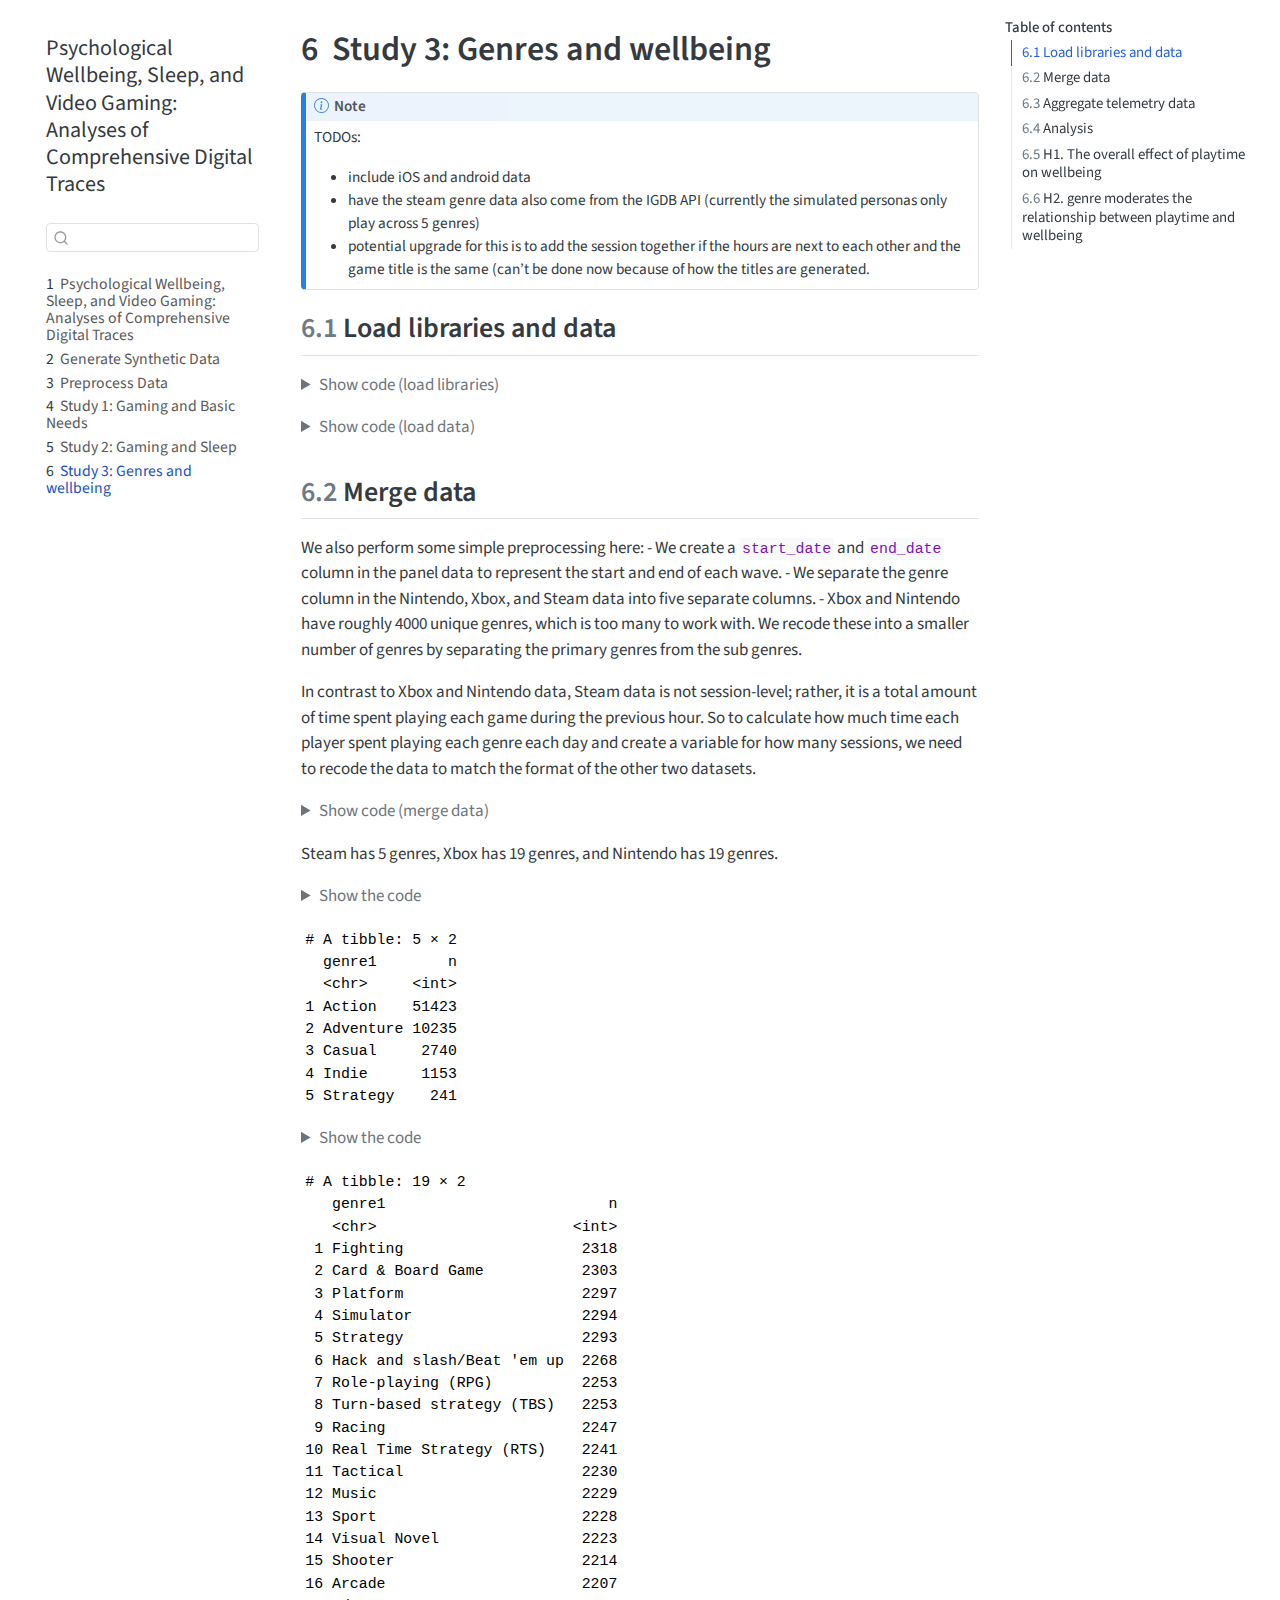
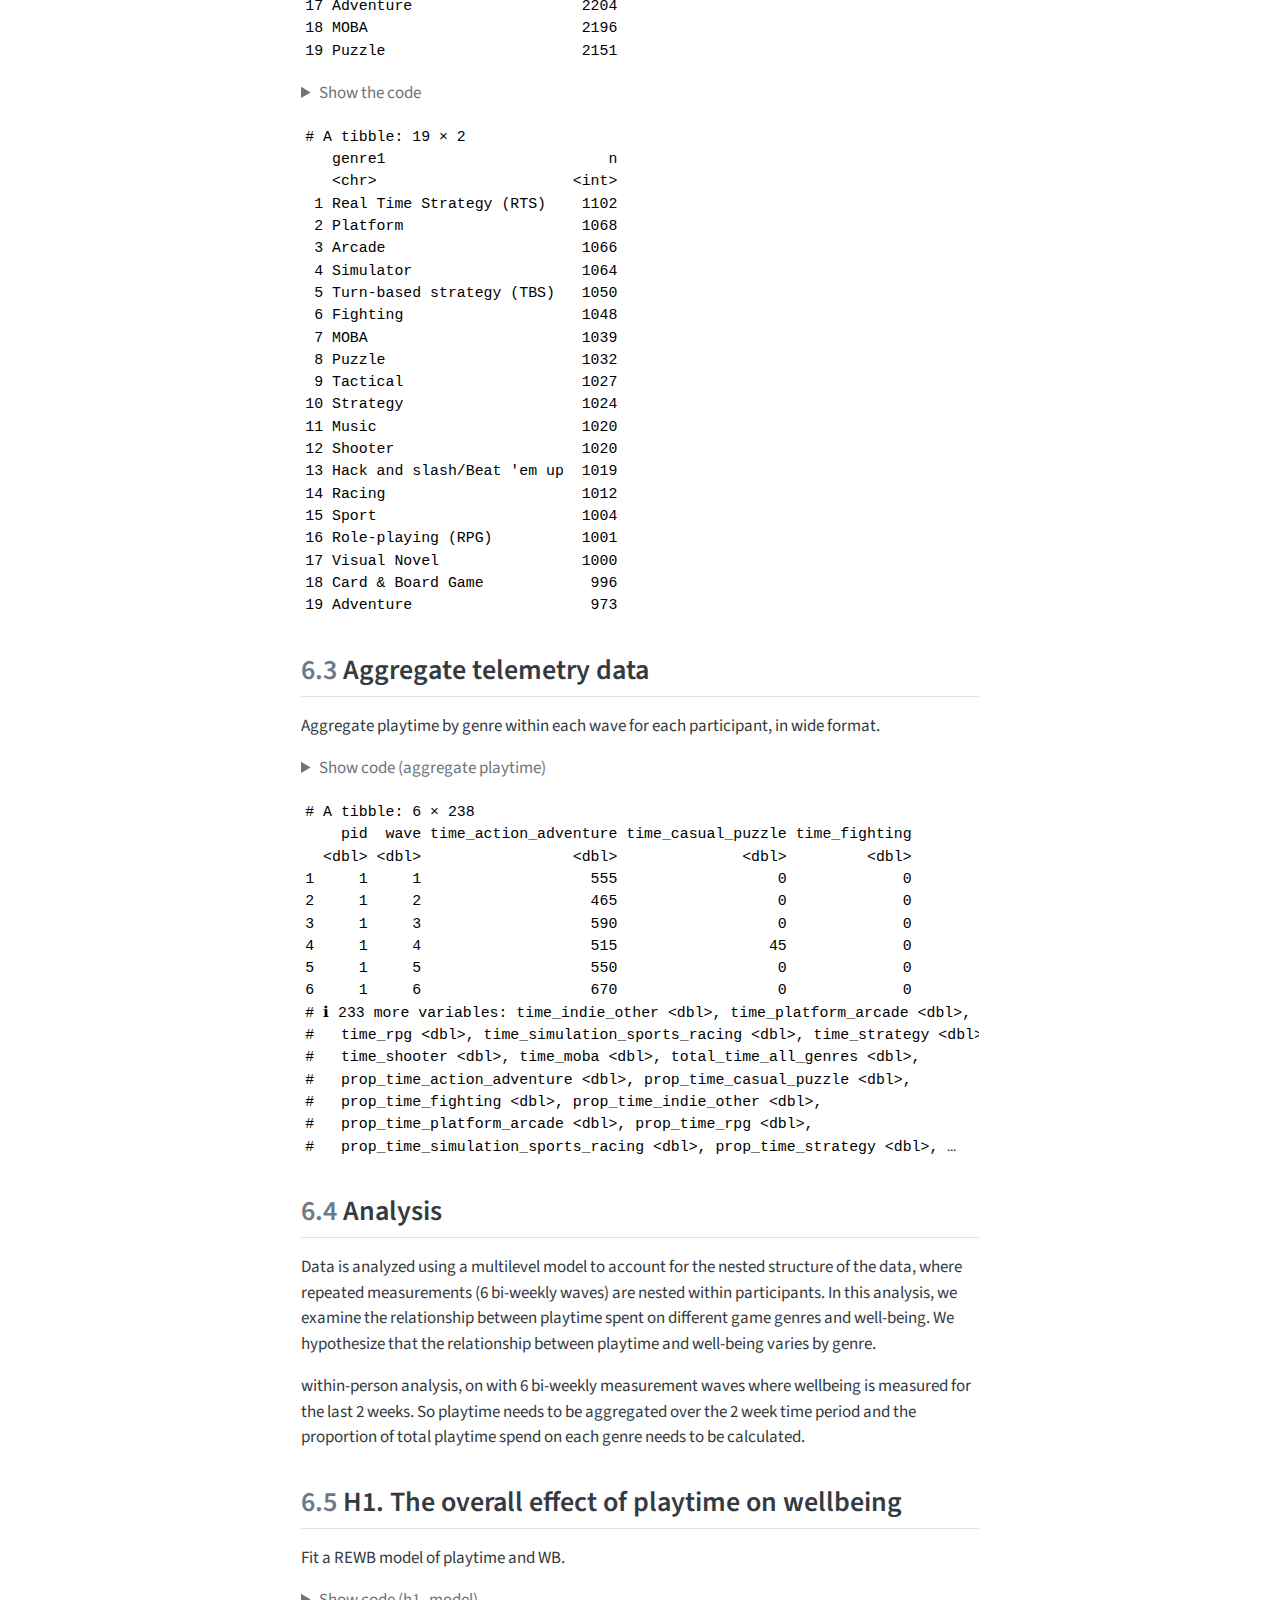
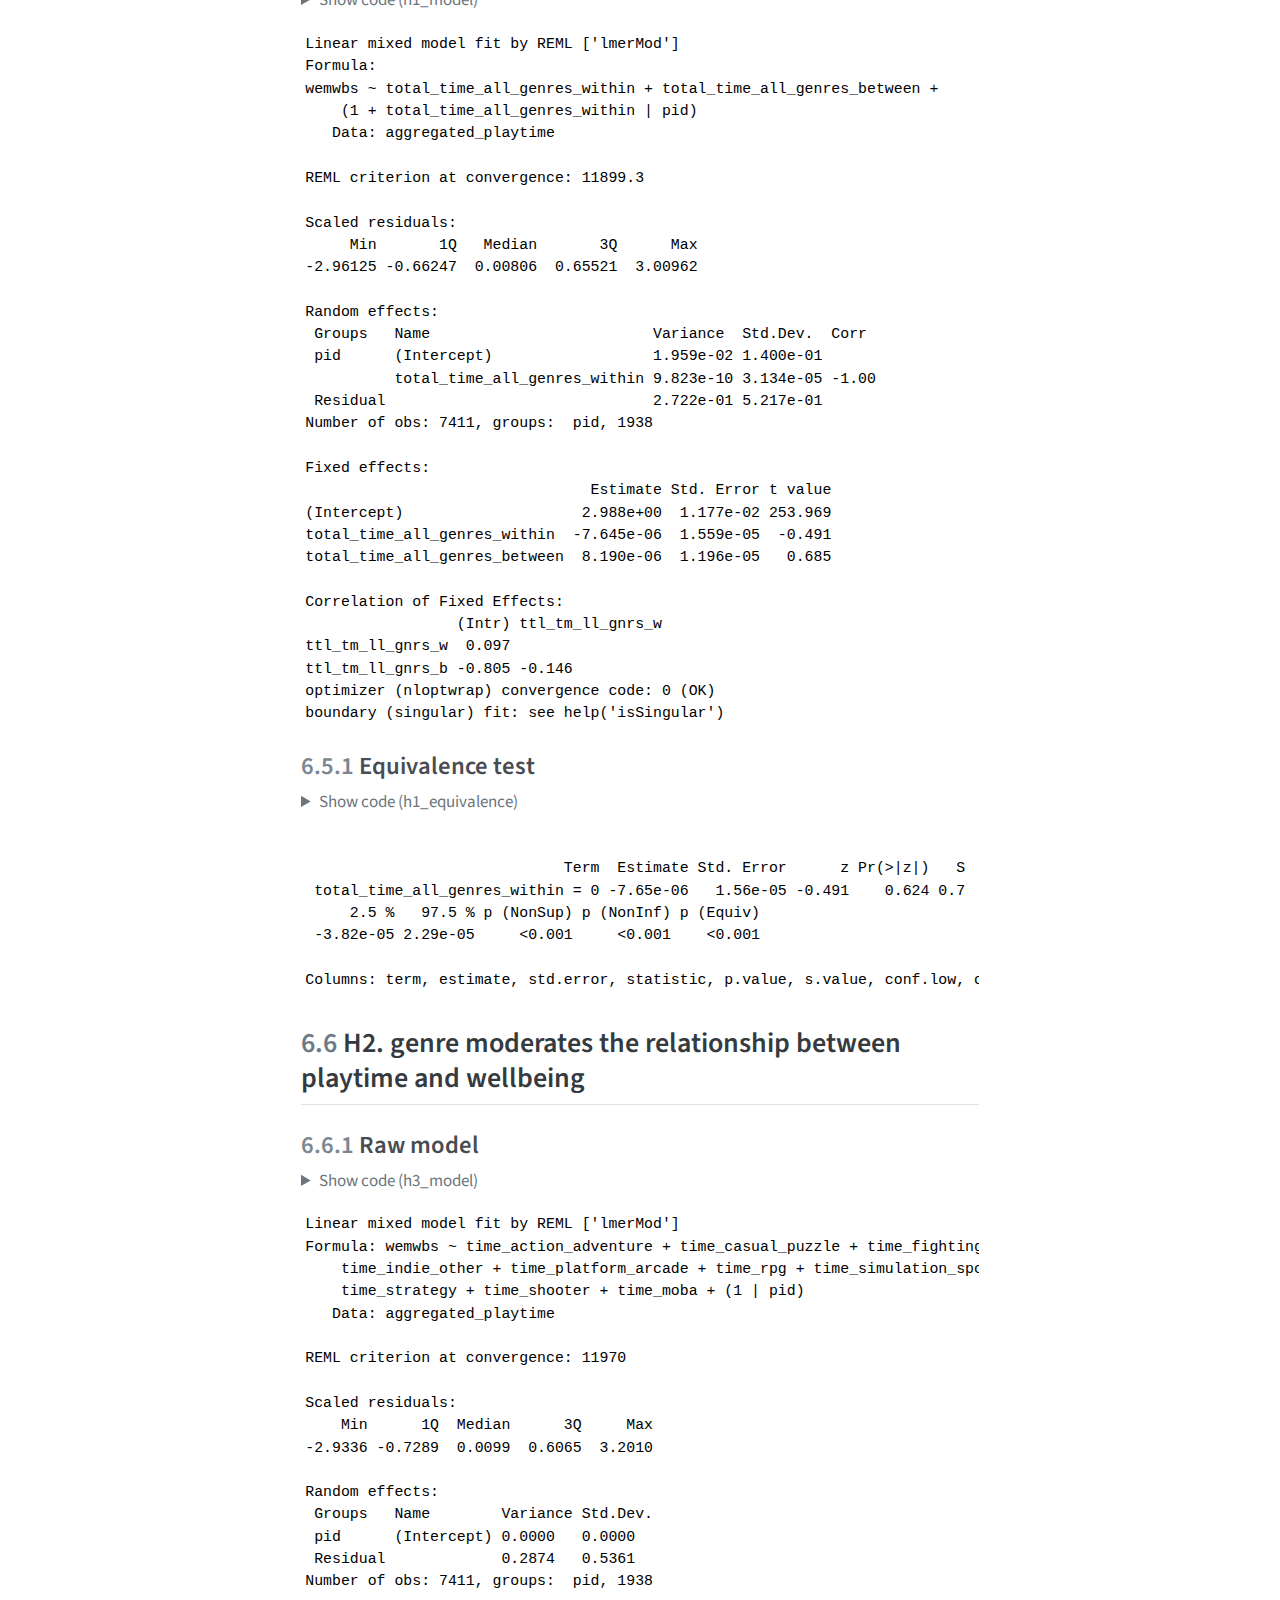
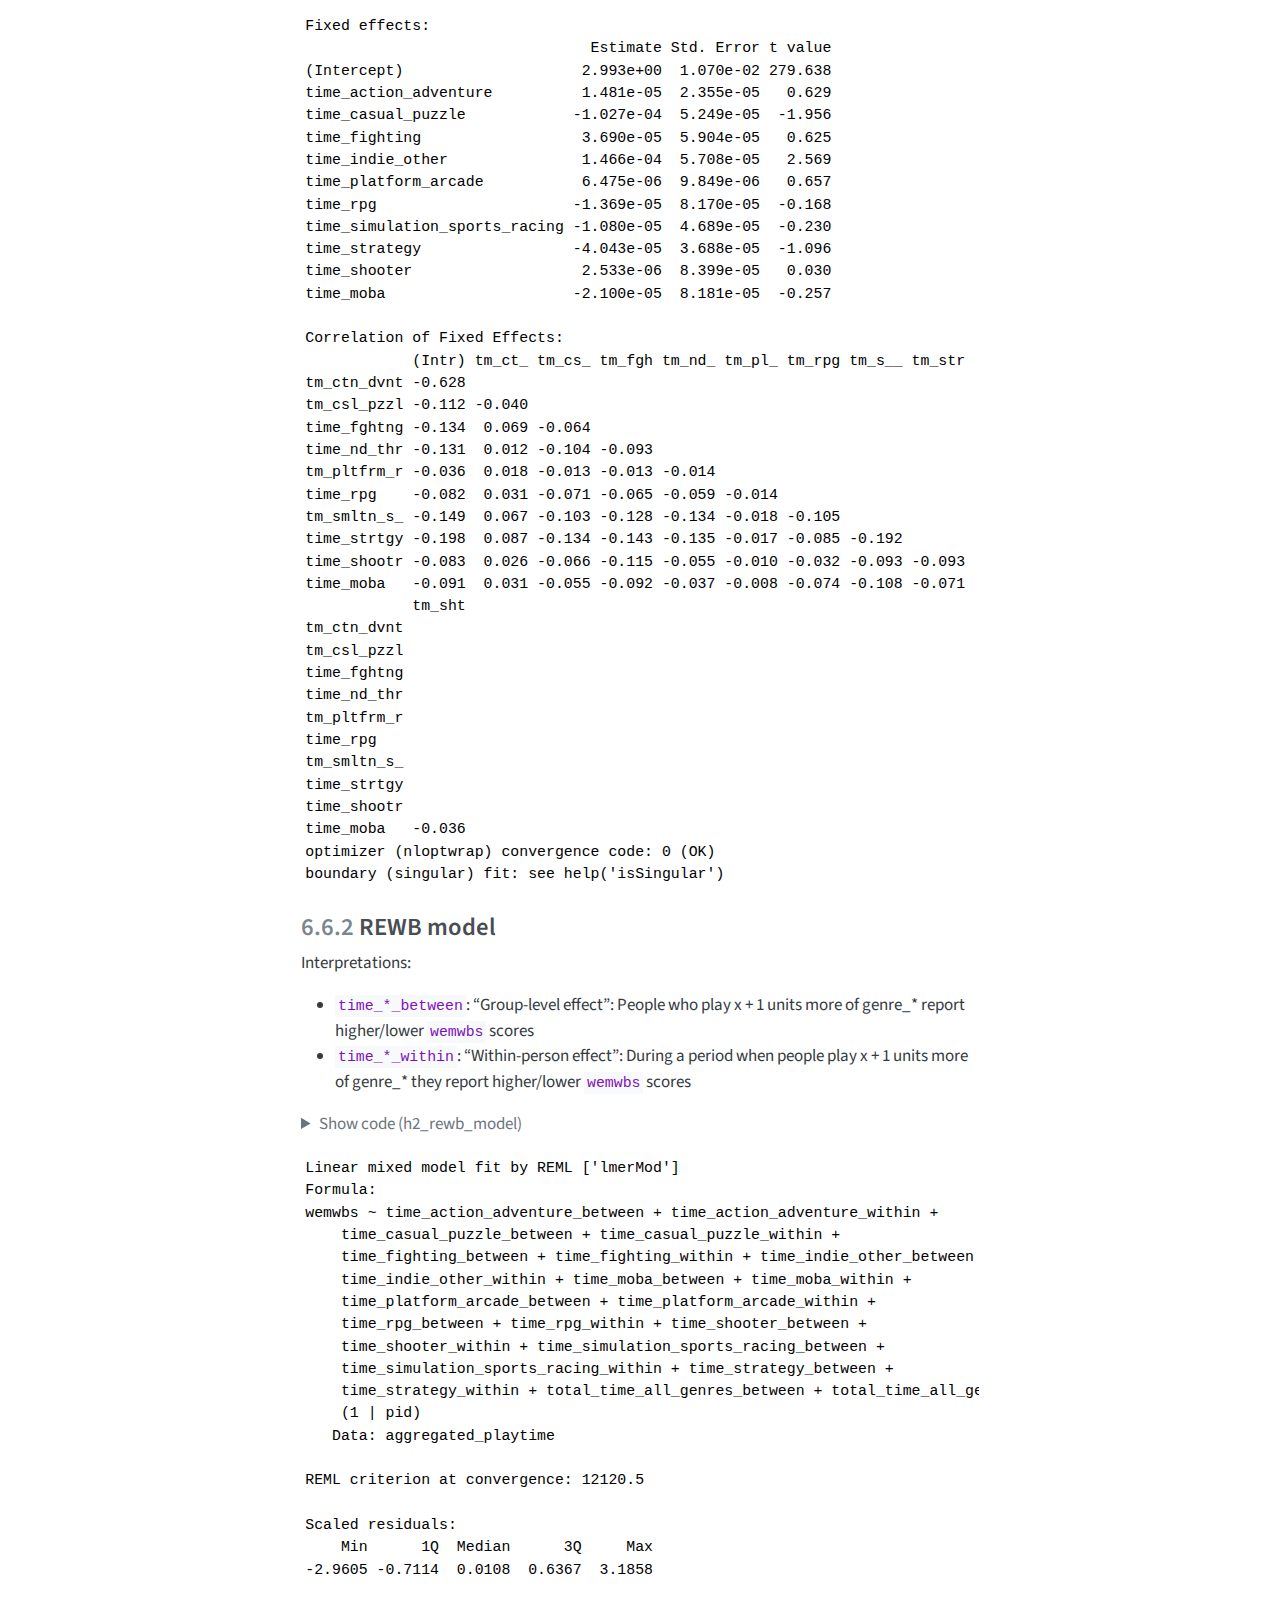
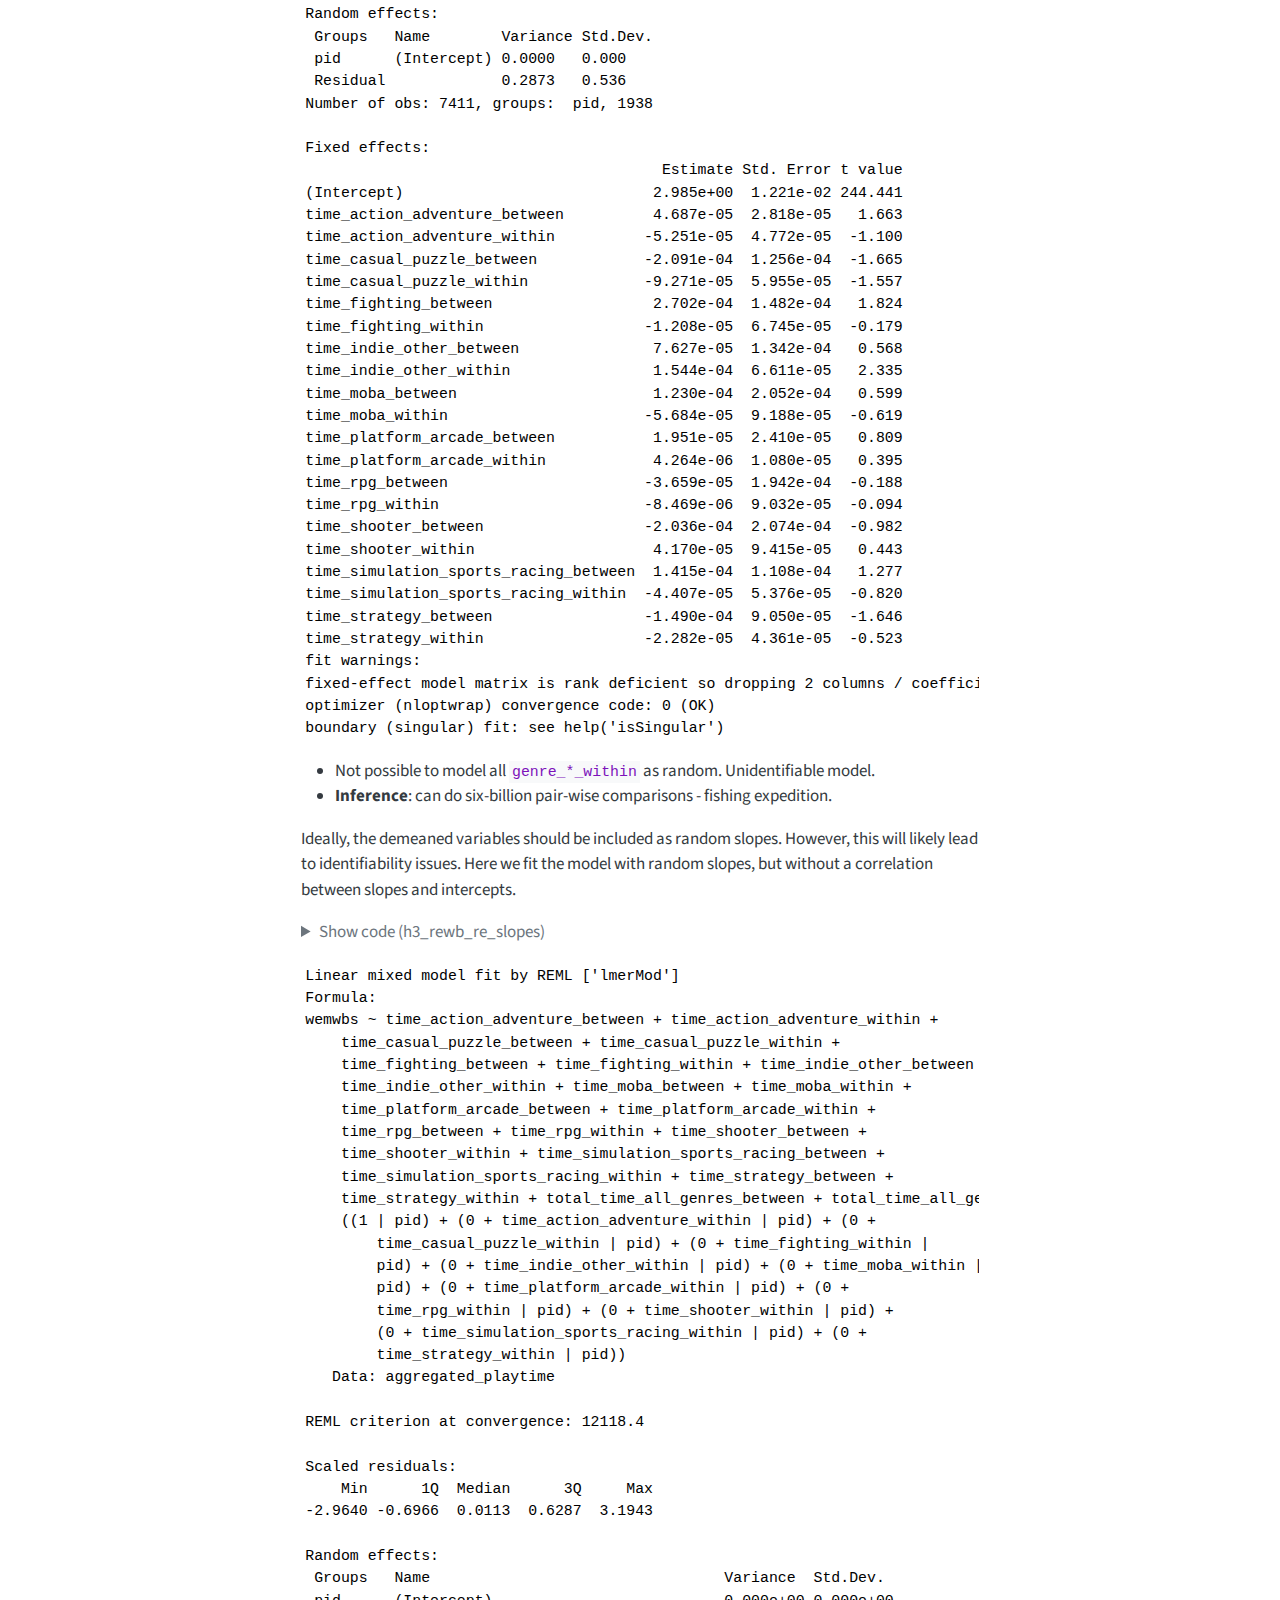
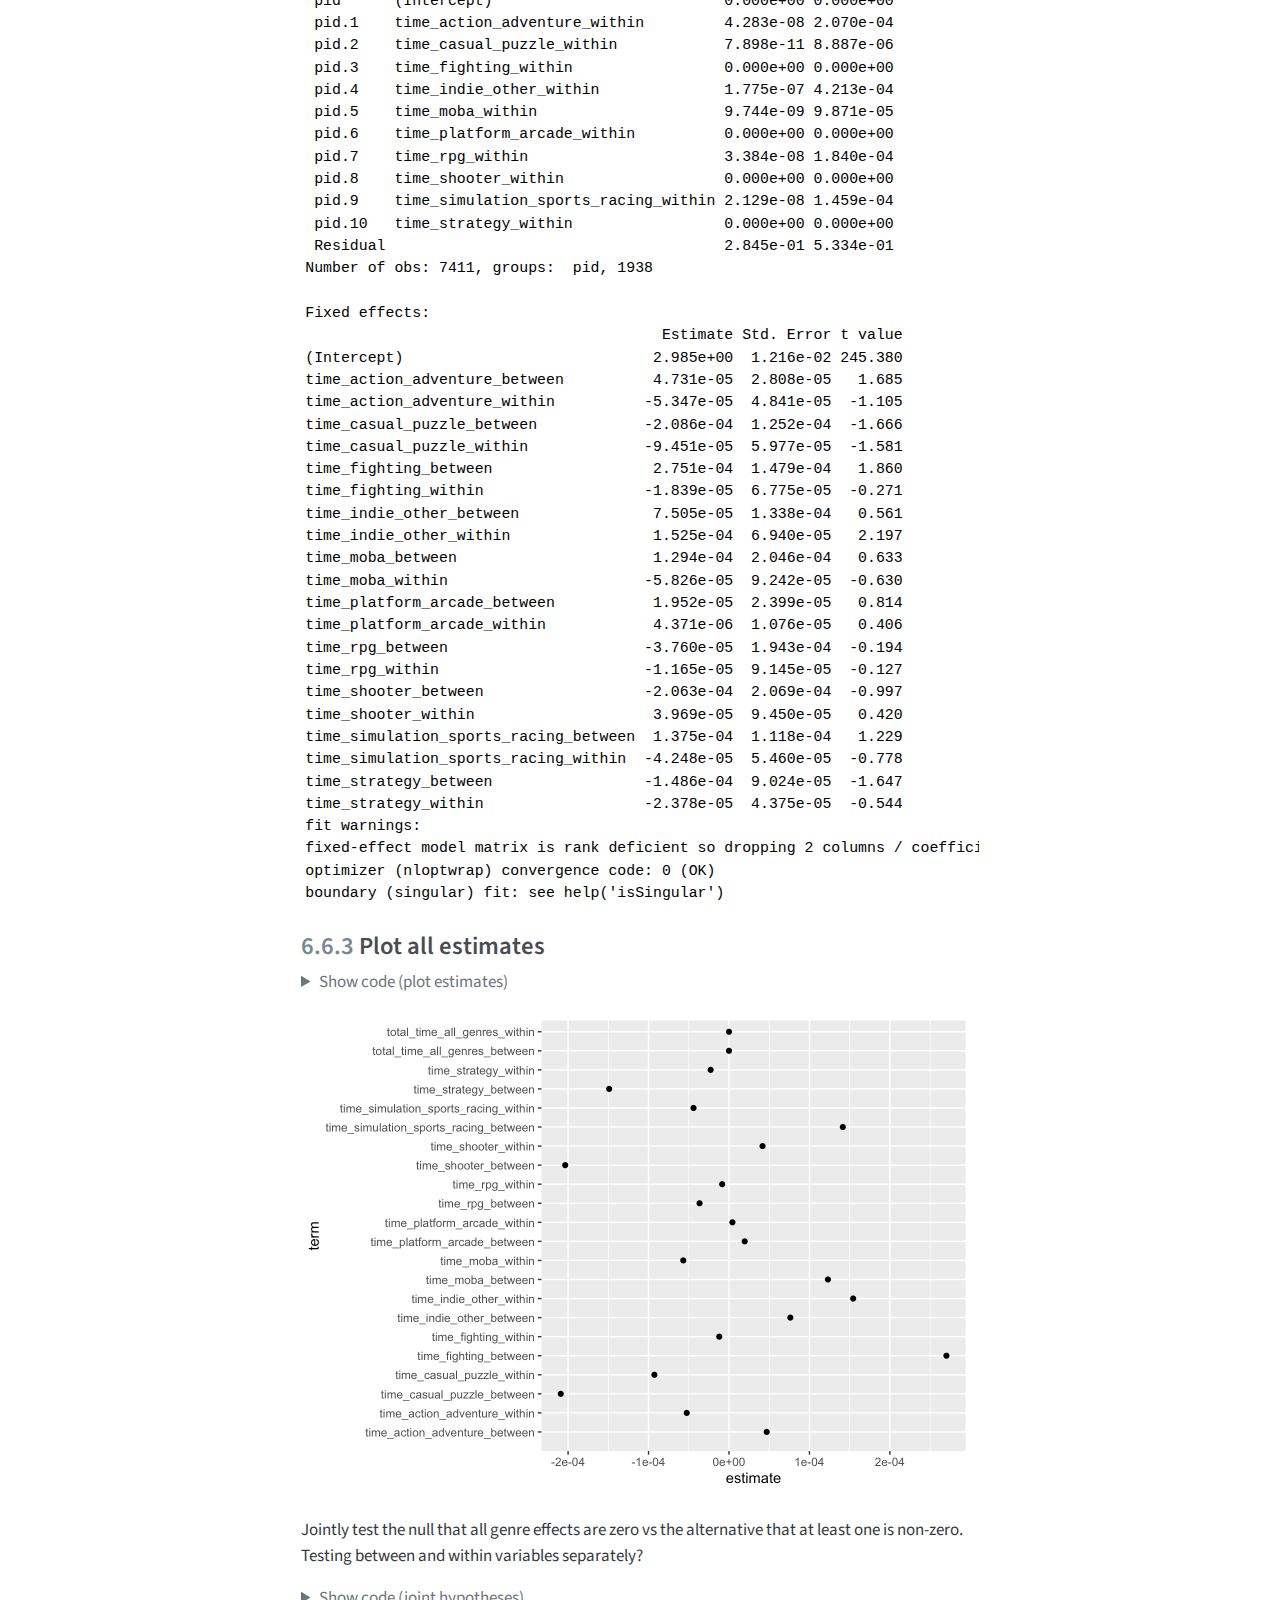
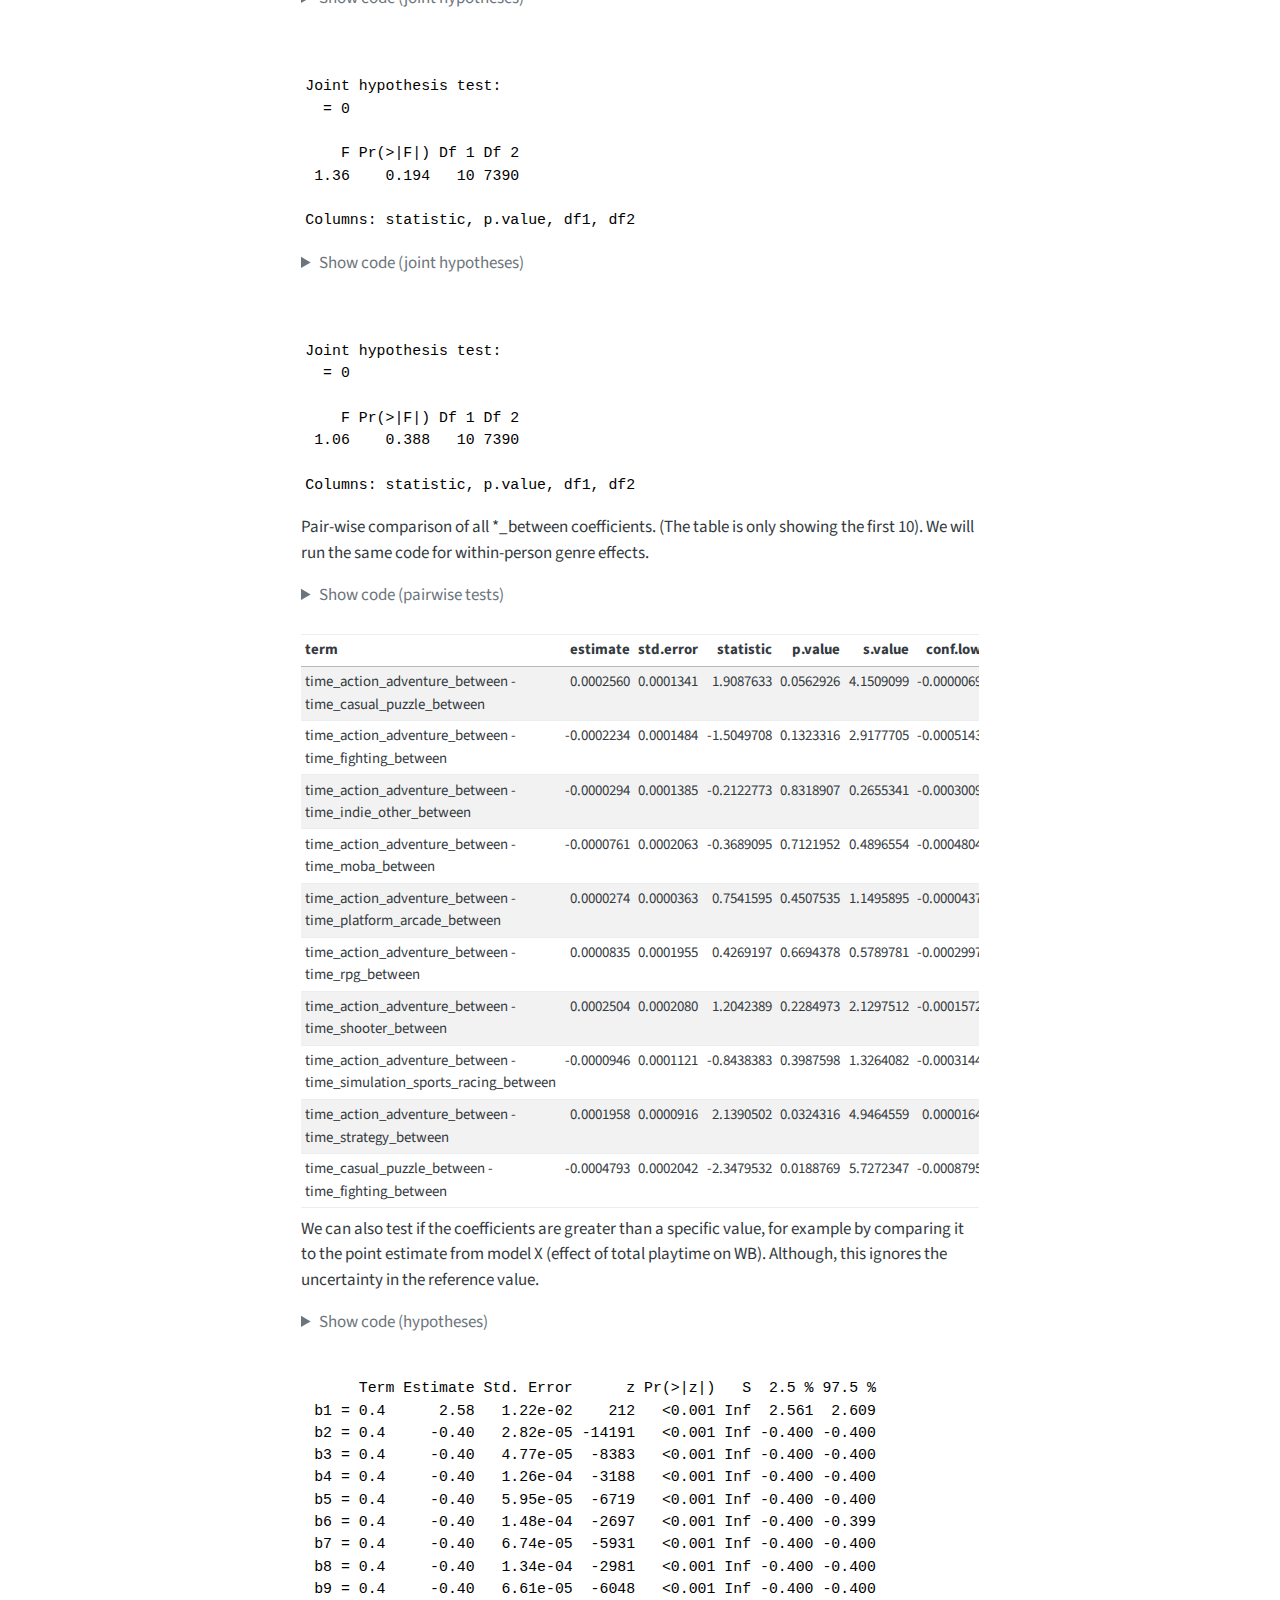
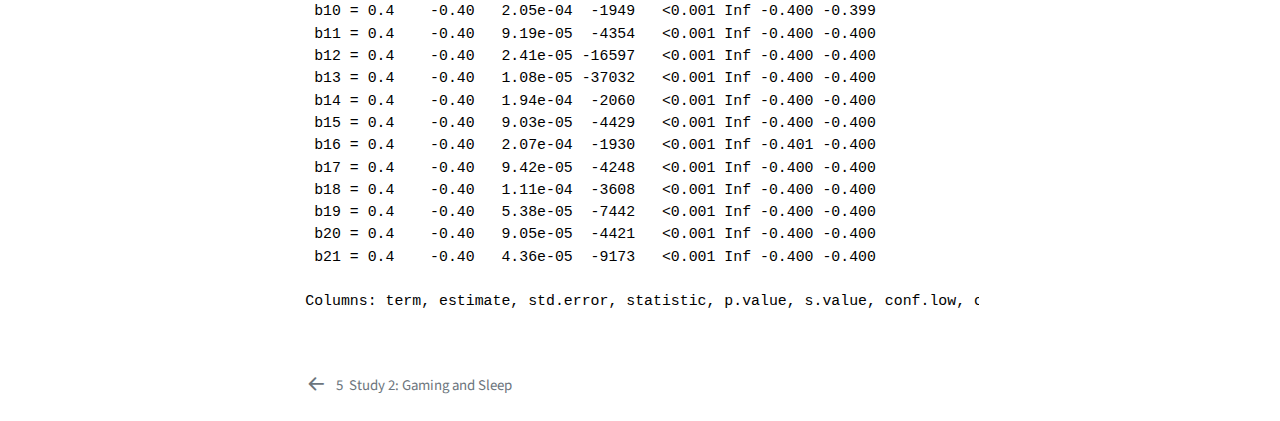
<file: docs/4_genres.html>
<!DOCTYPE html>
<html xmlns="http://www.w3.org/1999/xhtml" lang="en" xml:lang="en"><head>

<meta charset="utf-8">
<meta name="generator" content="quarto-1.4.549">

<meta name="viewport" content="width=device-width, initial-scale=1.0, user-scalable=yes">


<title>Psychological Wellbeing, Sleep, and Video Gaming: Analyses of Comprehensive Digital Traces - 6&nbsp; Study 3: Genres and wellbeing</title>
<style>
code{white-space: pre-wrap;}
span.smallcaps{font-variant: small-caps;}
div.columns{display: flex; gap: min(4vw, 1.5em);}
div.column{flex: auto; overflow-x: auto;}
div.hanging-indent{margin-left: 1.5em; text-indent: -1.5em;}
ul.task-list{list-style: none;}
ul.task-list li input[type="checkbox"] {
  width: 0.8em;
  margin: 0 0.8em 0.2em -1em; /* quarto-specific, see https://github.com/quarto-dev/quarto-cli/issues/4556 */ 
  vertical-align: middle;
}
/* CSS for syntax highlighting */
pre > code.sourceCode { white-space: pre; position: relative; }
pre > code.sourceCode > span { line-height: 1.25; }
pre > code.sourceCode > span:empty { height: 1.2em; }
.sourceCode { overflow: visible; }
code.sourceCode > span { color: inherit; text-decoration: inherit; }
div.sourceCode { margin: 1em 0; }
pre.sourceCode { margin: 0; }
@media screen {
div.sourceCode { overflow: auto; }
}
@media print {
pre > code.sourceCode { white-space: pre-wrap; }
pre > code.sourceCode > span { text-indent: -5em; padding-left: 5em; }
}
pre.numberSource code
  { counter-reset: source-line 0; }
pre.numberSource code > span
  { position: relative; left: -4em; counter-increment: source-line; }
pre.numberSource code > span > a:first-child::before
  { content: counter(source-line);
    position: relative; left: -1em; text-align: right; vertical-align: baseline;
    border: none; display: inline-block;
    -webkit-touch-callout: none; -webkit-user-select: none;
    -khtml-user-select: none; -moz-user-select: none;
    -ms-user-select: none; user-select: none;
    padding: 0 4px; width: 4em;
  }
pre.numberSource { margin-left: 3em;  padding-left: 4px; }
div.sourceCode
  {   }
@media screen {
pre > code.sourceCode > span > a:first-child::before { text-decoration: underline; }
}
</style>


<script src="site_libs/quarto-nav/quarto-nav.js"></script>
<script src="site_libs/quarto-nav/headroom.min.js"></script>
<script src="site_libs/clipboard/clipboard.min.js"></script>
<script src="site_libs/quarto-search/autocomplete.umd.js"></script>
<script src="site_libs/quarto-search/fuse.min.js"></script>
<script src="site_libs/quarto-search/quarto-search.js"></script>
<meta name="quarto:offset" content="./">
<link href="./3_sleep.html" rel="prev">
<script src="site_libs/quarto-html/quarto.js"></script>
<script src="site_libs/quarto-html/popper.min.js"></script>
<script src="site_libs/quarto-html/tippy.umd.min.js"></script>
<script src="site_libs/quarto-html/anchor.min.js"></script>
<link href="site_libs/quarto-html/tippy.css" rel="stylesheet">
<link href="site_libs/quarto-html/quarto-syntax-highlighting.css" rel="stylesheet" id="quarto-text-highlighting-styles">
<script src="site_libs/bootstrap/bootstrap.min.js"></script>
<link href="site_libs/bootstrap/bootstrap-icons.css" rel="stylesheet">
<link href="site_libs/bootstrap/bootstrap.min.css" rel="stylesheet" id="quarto-bootstrap" data-mode="light">
<script id="quarto-search-options" type="application/json">{
  "location": "sidebar",
  "copy-button": false,
  "collapse-after": 3,
  "panel-placement": "start",
  "type": "textbox",
  "limit": 50,
  "keyboard-shortcut": [
    "f",
    "/",
    "s"
  ],
  "show-item-context": false,
  "language": {
    "search-no-results-text": "No results",
    "search-matching-documents-text": "matching documents",
    "search-copy-link-title": "Copy link to search",
    "search-hide-matches-text": "Hide additional matches",
    "search-more-match-text": "more match in this document",
    "search-more-matches-text": "more matches in this document",
    "search-clear-button-title": "Clear",
    "search-text-placeholder": "",
    "search-detached-cancel-button-title": "Cancel",
    "search-submit-button-title": "Submit",
    "search-label": "Search"
  }
}</script>


</head>

<body class="nav-sidebar floating">

<div id="quarto-search-results"></div>
  <header id="quarto-header" class="headroom fixed-top">
  <nav class="quarto-secondary-nav">
    <div class="container-fluid d-flex">
      <button type="button" class="quarto-btn-toggle btn" data-bs-toggle="collapse" data-bs-target=".quarto-sidebar-collapse-item" aria-controls="quarto-sidebar" aria-expanded="false" aria-label="Toggle sidebar navigation" onclick="if (window.quartoToggleHeadroom) { window.quartoToggleHeadroom(); }">
        <i class="bi bi-layout-text-sidebar-reverse"></i>
      </button>
        <nav class="quarto-page-breadcrumbs" aria-label="breadcrumb"><ol class="breadcrumb"><li class="breadcrumb-item"><a href="./4_genres.html"><span class="chapter-number">6</span>&nbsp; <span class="chapter-title">Study 3: Genres and wellbeing</span></a></li></ol></nav>
        <a class="flex-grow-1" role="button" data-bs-toggle="collapse" data-bs-target=".quarto-sidebar-collapse-item" aria-controls="quarto-sidebar" aria-expanded="false" aria-label="Toggle sidebar navigation" onclick="if (window.quartoToggleHeadroom) { window.quartoToggleHeadroom(); }">      
        </a>
      <button type="button" class="btn quarto-search-button" aria-label="" onclick="window.quartoOpenSearch();">
        <i class="bi bi-search"></i>
      </button>
    </div>
  </nav>
</header>
<!-- content -->
<div id="quarto-content" class="quarto-container page-columns page-rows-contents page-layout-full">
<!-- sidebar -->
  <nav id="quarto-sidebar" class="sidebar collapse collapse-horizontal quarto-sidebar-collapse-item sidebar-navigation floating overflow-auto">
    <div class="pt-lg-2 mt-2 text-left sidebar-header">
    <div class="sidebar-title mb-0 py-0">
      <a href="./">Psychological Wellbeing, Sleep, and Video Gaming: Analyses of Comprehensive Digital Traces</a> 
    </div>
      </div>
        <div class="mt-2 flex-shrink-0 align-items-center">
        <div class="sidebar-search">
        <div id="quarto-search" class="" title="Search"></div>
        </div>
        </div>
    <div class="sidebar-menu-container"> 
    <ul class="list-unstyled mt-1">
        <li class="sidebar-item">
  <div class="sidebar-item-container"> 
  <a href="./index.html" class="sidebar-item-text sidebar-link">
 <span class="menu-text"><span class="chapter-number">1</span>&nbsp; <span class="chapter-title">Psychological Wellbeing, Sleep, and Video Gaming: Analyses of Comprehensive Digital Traces</span></span></a>
  </div>
</li>
        <li class="sidebar-item">
  <div class="sidebar-item-container"> 
  <a href="./0_generateSyntheticData.html" class="sidebar-item-text sidebar-link">
 <span class="menu-text"><span class="chapter-number">2</span>&nbsp; <span class="chapter-title">Generate Synthetic Data</span></span></a>
  </div>
</li>
        <li class="sidebar-item">
  <div class="sidebar-item-container"> 
  <a href="./1_preprocess.html" class="sidebar-item-text sidebar-link">
 <span class="menu-text"><span class="chapter-number">3</span>&nbsp; <span class="chapter-title">Preprocess Data</span></span></a>
  </div>
</li>
        <li class="sidebar-item">
  <div class="sidebar-item-container"> 
  <a href="./2_basicNeeds.html" class="sidebar-item-text sidebar-link">
 <span class="menu-text"><span class="chapter-number">4</span>&nbsp; <span class="chapter-title">Study 1: Gaming and Basic Needs</span></span></a>
  </div>
</li>
        <li class="sidebar-item">
  <div class="sidebar-item-container"> 
  <a href="./3_sleep.html" class="sidebar-item-text sidebar-link">
 <span class="menu-text"><span class="chapter-number">5</span>&nbsp; <span class="chapter-title">Study 2: Gaming and Sleep</span></span></a>
  </div>
</li>
        <li class="sidebar-item">
  <div class="sidebar-item-container"> 
  <a href="./4_genres.html" class="sidebar-item-text sidebar-link active">
 <span class="menu-text"><span class="chapter-number">6</span>&nbsp; <span class="chapter-title">Study 3: Genres and wellbeing</span></span></a>
  </div>
</li>
    </ul>
    </div>
</nav>
<div id="quarto-sidebar-glass" class="quarto-sidebar-collapse-item" data-bs-toggle="collapse" data-bs-target=".quarto-sidebar-collapse-item"></div>
<!-- margin-sidebar -->
    <div id="quarto-margin-sidebar" class="sidebar margin-sidebar">
        <nav id="TOC" role="doc-toc" class="toc-active">
    <h2 id="toc-title">Table of contents</h2>
   
  <ul>
  <li><a href="#load-libraries-and-data" id="toc-load-libraries-and-data" class="nav-link active" data-scroll-target="#load-libraries-and-data"><span class="header-section-number">6.1</span> Load libraries and data</a></li>
  <li><a href="#merge-data" id="toc-merge-data" class="nav-link" data-scroll-target="#merge-data"><span class="header-section-number">6.2</span> Merge data</a></li>
  <li><a href="#aggregate-telemetry-data" id="toc-aggregate-telemetry-data" class="nav-link" data-scroll-target="#aggregate-telemetry-data"><span class="header-section-number">6.3</span> Aggregate telemetry data</a></li>
  <li><a href="#analysis" id="toc-analysis" class="nav-link" data-scroll-target="#analysis"><span class="header-section-number">6.4</span> Analysis</a></li>
  <li><a href="#h1.-the-overall-effect-of-playtime-on-wellbeing" id="toc-h1.-the-overall-effect-of-playtime-on-wellbeing" class="nav-link" data-scroll-target="#h1.-the-overall-effect-of-playtime-on-wellbeing"><span class="header-section-number">6.5</span> H1. The overall effect of playtime on wellbeing</a>
  <ul class="collapse">
  <li><a href="#equivalence-test" id="toc-equivalence-test" class="nav-link" data-scroll-target="#equivalence-test"><span class="header-section-number">6.5.1</span> Equivalence test</a></li>
  </ul></li>
  <li><a href="#h2.-genre-moderates-the-relationship-between-playtime-and-wellbeing" id="toc-h2.-genre-moderates-the-relationship-between-playtime-and-wellbeing" class="nav-link" data-scroll-target="#h2.-genre-moderates-the-relationship-between-playtime-and-wellbeing"><span class="header-section-number">6.6</span> H2. genre moderates the relationship between playtime and wellbeing</a>
  <ul class="collapse">
  <li><a href="#raw-model" id="toc-raw-model" class="nav-link" data-scroll-target="#raw-model"><span class="header-section-number">6.6.1</span> Raw model</a></li>
  <li><a href="#rewb-model" id="toc-rewb-model" class="nav-link" data-scroll-target="#rewb-model"><span class="header-section-number">6.6.2</span> REWB model</a></li>
  <li><a href="#plot-all-estimates" id="toc-plot-all-estimates" class="nav-link" data-scroll-target="#plot-all-estimates"><span class="header-section-number">6.6.3</span> Plot all estimates</a></li>
  </ul></li>
  </ul>
</nav>
    </div>
<!-- main -->
<main class="content column-body" id="quarto-document-content">

<header id="title-block-header" class="quarto-title-block default">
<div class="quarto-title">
<h1 class="title"><span class="chapter-number">6</span>&nbsp; <span class="chapter-title">Study 3: Genres and wellbeing</span></h1>
</div>



<div class="quarto-title-meta column-body">

    
  
    
  </div>
  


</header>


<div class="callout callout-style-default callout-note callout-titled">
<div class="callout-header d-flex align-content-center">
<div class="callout-icon-container">
<i class="callout-icon"></i>
</div>
<div class="callout-title-container flex-fill">
Note
</div>
</div>
<div class="callout-body-container callout-body">
<p>TODOs:</p>
<ul>
<li>include iOS and android data</li>
<li>have the steam genre data also come from the IGDB API (currently the simulated personas only play across 5 genres)</li>
<li>potential upgrade for this is to add the session together if the hours are next to each other and the game title is the same (can’t be done now because of how the titles are generated.</li>
</ul>
</div>
</div>
<section id="load-libraries-and-data" class="level2" data-number="6.1">
<h2 data-number="6.1" class="anchored" data-anchor-id="load-libraries-and-data"><span class="header-section-number">6.1</span> Load libraries and data</h2>
<div class="cell">
<details class="code-fold">
<summary>Show code (load libraries)</summary>
<div class="sourceCode cell-code" id="cb1"><pre class="sourceCode r code-with-copy"><code class="sourceCode r"><span id="cb1-1"><a href="#cb1-1" aria-hidden="true" tabindex="-1"></a><span class="cf">if</span> (<span class="sc">!</span><span class="fu">require</span>(<span class="st">"pacman"</span>)) <span class="fu">install.packages</span>(<span class="st">"pacman"</span>)</span>
<span id="cb1-2"><a href="#cb1-2" aria-hidden="true" tabindex="-1"></a><span class="fu">library</span>(pacman)</span>
<span id="cb1-3"><a href="#cb1-3" aria-hidden="true" tabindex="-1"></a></span>
<span id="cb1-4"><a href="#cb1-4" aria-hidden="true" tabindex="-1"></a><span class="fu">p_load</span>(knitr, tidyverse, dplyr, lme4, marginaleffects, interactions, data.table)</span>
<span id="cb1-5"><a href="#cb1-5" aria-hidden="true" tabindex="-1"></a></span>
<span id="cb1-6"><a href="#cb1-6" aria-hidden="true" tabindex="-1"></a><span class="fu">set.seed</span>(<span class="dv">8675309</span>)</span></code><button title="Copy to Clipboard" class="code-copy-button"><i class="bi"></i></button></pre></div>
</details>
</div>
<div class="cell">
<details class="code-fold">
<summary>Show code (load data)</summary>
<div class="sourceCode cell-code" id="cb2"><pre class="sourceCode r code-with-copy"><code class="sourceCode r"><span id="cb2-1"><a href="#cb2-1" aria-hidden="true" tabindex="-1"></a>panel <span class="ot">&lt;-</span> <span class="fu">fread</span>(<span class="st">"data-synthetic/synPanelClean.csv.gz"</span>) <span class="sc">|&gt;</span> </span>
<span id="cb2-2"><a href="#cb2-2" aria-hidden="true" tabindex="-1"></a>  <span class="fu">mutate</span>(</span>
<span id="cb2-3"><a href="#cb2-3" aria-hidden="true" tabindex="-1"></a>    <span class="at">start_date =</span> <span class="fu">case_when</span>(</span>
<span id="cb2-4"><a href="#cb2-4" aria-hidden="true" tabindex="-1"></a>      wave <span class="sc">==</span> <span class="dv">1</span> <span class="sc">~</span> <span class="fu">as.Date</span>(<span class="st">"2024-05-01"</span>),</span>
<span id="cb2-5"><a href="#cb2-5" aria-hidden="true" tabindex="-1"></a>      wave <span class="sc">==</span> <span class="dv">2</span> <span class="sc">~</span> <span class="fu">as.Date</span>(<span class="st">"2024-05-15"</span>),</span>
<span id="cb2-6"><a href="#cb2-6" aria-hidden="true" tabindex="-1"></a>      wave <span class="sc">==</span> <span class="dv">3</span> <span class="sc">~</span> <span class="fu">as.Date</span>(<span class="st">"2024-05-29"</span>),</span>
<span id="cb2-7"><a href="#cb2-7" aria-hidden="true" tabindex="-1"></a>      wave <span class="sc">==</span> <span class="dv">4</span> <span class="sc">~</span> <span class="fu">as.Date</span>(<span class="st">"2024-06-12"</span>),</span>
<span id="cb2-8"><a href="#cb2-8" aria-hidden="true" tabindex="-1"></a>      wave <span class="sc">==</span> <span class="dv">5</span> <span class="sc">~</span> <span class="fu">as.Date</span>(<span class="st">"2024-06-26"</span>),</span>
<span id="cb2-9"><a href="#cb2-9" aria-hidden="true" tabindex="-1"></a>      wave <span class="sc">==</span> <span class="dv">6</span> <span class="sc">~</span> <span class="fu">as.Date</span>(<span class="st">"2024-07-10"</span>)</span>
<span id="cb2-10"><a href="#cb2-10" aria-hidden="true" tabindex="-1"></a>    ),</span>
<span id="cb2-11"><a href="#cb2-11" aria-hidden="true" tabindex="-1"></a>    <span class="at">end_date =</span> start_date <span class="sc">+</span> <span class="dv">13</span>  <span class="co"># Each wave covers a 14-day period</span></span>
<span id="cb2-12"><a href="#cb2-12" aria-hidden="true" tabindex="-1"></a>  )</span>
<span id="cb2-13"><a href="#cb2-13" aria-hidden="true" tabindex="-1"></a></span>
<span id="cb2-14"><a href="#cb2-14" aria-hidden="true" tabindex="-1"></a>diary <span class="ot">&lt;-</span> <span class="fu">read_csv</span>(<span class="st">"data-synthetic/synDiaryClean.csv.gz"</span>)</span>
<span id="cb2-15"><a href="#cb2-15" aria-hidden="true" tabindex="-1"></a>intake <span class="ot">&lt;-</span> <span class="fu">read_csv</span>(<span class="st">"data-synthetic/synIntakeClean.csv.gz"</span>)</span>
<span id="cb2-16"><a href="#cb2-16" aria-hidden="true" tabindex="-1"></a>ninRaw <span class="ot">&lt;-</span> <span class="fu">read_csv</span>(<span class="st">"data-synthetic/synNintendo.csv.gz"</span>)</span>
<span id="cb2-17"><a href="#cb2-17" aria-hidden="true" tabindex="-1"></a>xboxRaw <span class="ot">&lt;-</span> <span class="fu">read_csv</span>(<span class="st">"data-synthetic/synXbox.csv.gz"</span>) </span>
<span id="cb2-18"><a href="#cb2-18" aria-hidden="true" tabindex="-1"></a>steamRaw <span class="ot">&lt;-</span> <span class="fu">read_csv</span>(<span class="st">"data-synthetic/synSteam.csv.gz"</span>)</span>
<span id="cb2-19"><a href="#cb2-19" aria-hidden="true" tabindex="-1"></a>iOSRaw <span class="ot">&lt;-</span> <span class="fu">read_csv</span>(<span class="st">"data-synthetic/syniOS.csv.gz"</span>)</span>
<span id="cb2-20"><a href="#cb2-20" aria-hidden="true" tabindex="-1"></a>androidRaw <span class="ot">&lt;-</span> <span class="fu">read_csv</span>(<span class="st">"data-synthetic/synAndroid.csv.gz"</span>)</span></code><button title="Copy to Clipboard" class="code-copy-button"><i class="bi"></i></button></pre></div>
</details>
</div>
</section>
<section id="merge-data" class="level2" data-number="6.2">
<h2 data-number="6.2" class="anchored" data-anchor-id="merge-data"><span class="header-section-number">6.2</span> Merge data</h2>
<p>We also perform some simple preprocessing here: - We create a <code>start_date</code> and <code>end_date</code> column in the panel data to represent the start and end of each wave. - We separate the genre column in the Nintendo, Xbox, and Steam data into five separate columns. - Xbox and Nintendo have roughly 4000 unique genres, which is too many to work with. We recode these into a smaller number of genres by separating the primary genres from the sub genres.</p>
<p>In contrast to Xbox and Nintendo data, Steam data is not session-level; rather, it is a total amount of time spent playing each game during the previous hour. So to calculate how much time each player spent playing each genre each day and create a variable for how many sessions, we need to recode the data to match the format of the other two datasets.</p>
<div class="cell">
<details class="code-fold">
<summary>Show code (merge data)</summary>
<div class="sourceCode cell-code" id="cb3"><pre class="sourceCode r code-with-copy"><code class="sourceCode r"><span id="cb3-1"><a href="#cb3-1" aria-hidden="true" tabindex="-1"></a>nin <span class="ot">&lt;-</span> ninRaw <span class="sc">|&gt;</span> </span>
<span id="cb3-2"><a href="#cb3-2" aria-hidden="true" tabindex="-1"></a>  <span class="fu">mutate</span>(<span class="at">sessionEnd =</span> sessionStart <span class="sc">+</span> <span class="fu">minutes</span>(<span class="fu">round</span>(duration)), <span class="at">.after =</span> sessionStart) <span class="sc">|&gt;</span> </span>
<span id="cb3-3"><a href="#cb3-3" aria-hidden="true" tabindex="-1"></a>  <span class="fu">separate</span>(genre, <span class="at">into =</span> <span class="fu">c</span>(<span class="st">"genre1"</span>, <span class="st">"genre2"</span>, <span class="st">"genre3"</span>, <span class="st">"genre4"</span>, <span class="st">"genre5"</span>), <span class="at">sep =</span> <span class="st">","</span>, <span class="at">fill =</span> <span class="st">"right"</span>)</span>
<span id="cb3-4"><a href="#cb3-4" aria-hidden="true" tabindex="-1"></a></span>
<span id="cb3-5"><a href="#cb3-5" aria-hidden="true" tabindex="-1"></a>xbox <span class="ot">&lt;-</span> xboxRaw <span class="sc">|&gt;</span> </span>
<span id="cb3-6"><a href="#cb3-6" aria-hidden="true" tabindex="-1"></a>  <span class="fu">mutate</span>(<span class="at">sessionEnd =</span> sessionStart <span class="sc">+</span> <span class="fu">minutes</span>(<span class="fu">round</span>(duration)), <span class="at">.after =</span> sessionStart) <span class="sc">|&gt;</span> </span>
<span id="cb3-7"><a href="#cb3-7" aria-hidden="true" tabindex="-1"></a>  <span class="fu">separate</span>(genre, <span class="at">into =</span> <span class="fu">c</span>(<span class="st">"genre1"</span>, <span class="st">"genre2"</span>, <span class="st">"genre3"</span>, <span class="st">"genre4"</span>, <span class="st">"genre5"</span>), <span class="at">sep =</span> <span class="st">","</span>, <span class="at">fill =</span> <span class="st">"right"</span>)</span>
<span id="cb3-8"><a href="#cb3-8" aria-hidden="true" tabindex="-1"></a></span>
<span id="cb3-9"><a href="#cb3-9" aria-hidden="true" tabindex="-1"></a>steam <span class="ot">&lt;-</span> steamRaw <span class="sc">|&gt;</span></span>
<span id="cb3-10"><a href="#cb3-10" aria-hidden="true" tabindex="-1"></a>  <span class="fu">rename</span>(</span>
<span id="cb3-11"><a href="#cb3-11" aria-hidden="true" tabindex="-1"></a>    <span class="at">duration =</span> minutes,</span>
<span id="cb3-12"><a href="#cb3-12" aria-hidden="true" tabindex="-1"></a>    <span class="at">titleID =</span> Name,</span>
<span id="cb3-13"><a href="#cb3-13" aria-hidden="true" tabindex="-1"></a>  ) <span class="sc">|&gt;</span> </span>
<span id="cb3-14"><a href="#cb3-14" aria-hidden="true" tabindex="-1"></a>  <span class="fu">mutate</span>(<span class="at">sessionStart =</span> date <span class="sc">+</span> <span class="fu">hours</span>(hour)) <span class="sc">|&gt;</span> </span>
<span id="cb3-15"><a href="#cb3-15" aria-hidden="true" tabindex="-1"></a>  <span class="fu">separate</span>(genre, <span class="at">into =</span> <span class="fu">c</span>(<span class="st">"genre1"</span>, <span class="st">"genre2"</span>, <span class="st">"genre3"</span>, <span class="st">"genre4"</span>, <span class="st">"genre5"</span>), <span class="at">sep =</span> <span class="st">","</span>, <span class="at">fill =</span> <span class="st">"right"</span>) <span class="sc">|&gt;</span> </span>
<span id="cb3-16"><a href="#cb3-16" aria-hidden="true" tabindex="-1"></a>  <span class="fu">group_by</span>(pid, date) <span class="sc">|&gt;</span>                    <span class="co"># Group by player ID and date</span></span>
<span id="cb3-17"><a href="#cb3-17" aria-hidden="true" tabindex="-1"></a>  <span class="fu">mutate</span>(<span class="at">session =</span> <span class="fu">row_number</span>()) <span class="sc">|&gt;</span>         <span class="co"># Create a sequential session number</span></span>
<span id="cb3-18"><a href="#cb3-18" aria-hidden="true" tabindex="-1"></a>  <span class="fu">ungroup</span>()       </span>
<span id="cb3-19"><a href="#cb3-19" aria-hidden="true" tabindex="-1"></a></span>
<span id="cb3-20"><a href="#cb3-20" aria-hidden="true" tabindex="-1"></a>telemetry <span class="ot">&lt;-</span> <span class="fu">bind_rows</span>(nin, xbox, steam) <span class="sc">|&gt;</span> </span>
<span id="cb3-21"><a href="#cb3-21" aria-hidden="true" tabindex="-1"></a>  <span class="fu">mutate</span>(</span>
<span id="cb3-22"><a href="#cb3-22" aria-hidden="true" tabindex="-1"></a>    <span class="at">genre_grouped =</span> <span class="fu">case_when</span>(</span>
<span id="cb3-23"><a href="#cb3-23" aria-hidden="true" tabindex="-1"></a>      genre1 <span class="sc">%in%</span> <span class="fu">c</span>(<span class="st">"Action"</span>, <span class="st">"Adventure"</span>) <span class="sc">~</span> <span class="st">"Action/Adventure"</span>,</span>
<span id="cb3-24"><a href="#cb3-24" aria-hidden="true" tabindex="-1"></a>      genre1 <span class="sc">%in%</span> <span class="fu">c</span>(<span class="st">"Hack and slash/Beat 'em up"</span>, <span class="st">"Fighting"</span>) <span class="sc">~</span> <span class="st">"Fighting"</span>,</span>
<span id="cb3-25"><a href="#cb3-25" aria-hidden="true" tabindex="-1"></a>      genre1 <span class="sc">%in%</span> <span class="fu">c</span>(<span class="st">"Shooter"</span>) <span class="sc">~</span> <span class="st">"Shooter"</span>,</span>
<span id="cb3-26"><a href="#cb3-26" aria-hidden="true" tabindex="-1"></a>      genre1 <span class="sc">%in%</span> <span class="fu">c</span>(<span class="st">"Real Time Strategy (RTS)"</span>, <span class="st">"Strategy"</span>, <span class="st">"Turn-based strategy (TBS)"</span>, <span class="st">"Tactical"</span>) <span class="sc">~</span> <span class="st">"Strategy"</span>,</span>
<span id="cb3-27"><a href="#cb3-27" aria-hidden="true" tabindex="-1"></a>      genre1 <span class="sc">%in%</span> <span class="fu">c</span>(<span class="st">"Role-playing (RPG)"</span>) <span class="sc">~</span> <span class="st">"RPG"</span>,</span>
<span id="cb3-28"><a href="#cb3-28" aria-hidden="true" tabindex="-1"></a>      genre1 <span class="sc">%in%</span> <span class="fu">c</span>(<span class="st">"MOBA"</span>) <span class="sc">~</span> <span class="st">"MOBA"</span>,</span>
<span id="cb3-29"><a href="#cb3-29" aria-hidden="true" tabindex="-1"></a>      genre1 <span class="sc">%in%</span> <span class="fu">c</span>(<span class="st">"Puzzle"</span>, <span class="st">"Casual"</span>, <span class="st">"Card &amp; Board Game"</span>) <span class="sc">~</span> <span class="st">"Casual/Puzzle"</span>,</span>
<span id="cb3-30"><a href="#cb3-30" aria-hidden="true" tabindex="-1"></a>      genre1 <span class="sc">%in%</span> <span class="fu">c</span>(<span class="st">"Sport"</span>,<span class="st">"Simulator"</span>, <span class="st">"Racing"</span>) <span class="sc">~</span> <span class="st">"Simulation/Sports/Racing"</span>,</span>
<span id="cb3-31"><a href="#cb3-31" aria-hidden="true" tabindex="-1"></a>      genre1 <span class="sc">%in%</span> <span class="fu">c</span>(<span class="st">"Platform"</span>, <span class="st">"Arcade"</span>) <span class="sc">~</span> <span class="st">"Platform/Arcade"</span>,</span>
<span id="cb3-32"><a href="#cb3-32" aria-hidden="true" tabindex="-1"></a>      genre1 <span class="sc">%in%</span> <span class="fu">c</span>(<span class="st">"Indie"</span>, <span class="st">"Music"</span>, <span class="st">"Visual Novel"</span>) <span class="sc">~</span> <span class="st">"Indie/Other"</span>,</span>
<span id="cb3-33"><a href="#cb3-33" aria-hidden="true" tabindex="-1"></a>      <span class="cn">TRUE</span> <span class="sc">~</span> <span class="st">"Other"</span>  <span class="co"># This catches any genres not listed above</span></span>
<span id="cb3-34"><a href="#cb3-34" aria-hidden="true" tabindex="-1"></a>    ),</span>
<span id="cb3-35"><a href="#cb3-35" aria-hidden="true" tabindex="-1"></a>    <span class="at">genre_grouped =</span> <span class="fu">gsub</span>(<span class="st">"/"</span>, <span class="st">"_"</span>, <span class="fu">tolower</span>(genre_grouped))</span>
<span id="cb3-36"><a href="#cb3-36" aria-hidden="true" tabindex="-1"></a>  ) <span class="sc">|&gt;</span> </span>
<span id="cb3-37"><a href="#cb3-37" aria-hidden="true" tabindex="-1"></a>  <span class="fu">group_by</span>(pid, genre_grouped) <span class="sc">|&gt;</span></span>
<span id="cb3-38"><a href="#cb3-38" aria-hidden="true" tabindex="-1"></a>  <span class="fu">mutate</span>(<span class="at">previous_day_duration =</span> <span class="fu">lag</span>(duration, <span class="dv">1</span>)) <span class="sc">|&gt;</span></span>
<span id="cb3-39"><a href="#cb3-39" aria-hidden="true" tabindex="-1"></a>  <span class="fu">ungroup</span>()</span></code><button title="Copy to Clipboard" class="code-copy-button"><i class="bi"></i></button></pre></div>
</details>
</div>
<p>Steam has 5 genres, Xbox has 19 genres, and Nintendo has 19 genres.</p>
<div class="cell">
<details class="code-fold">
<summary>Show the code</summary>
<div class="sourceCode cell-code" id="cb4"><pre class="sourceCode r code-with-copy"><code class="sourceCode r"><span id="cb4-1"><a href="#cb4-1" aria-hidden="true" tabindex="-1"></a><span class="fu">print</span>(</span>
<span id="cb4-2"><a href="#cb4-2" aria-hidden="true" tabindex="-1"></a>  steam <span class="sc">|&gt;</span></span>
<span id="cb4-3"><a href="#cb4-3" aria-hidden="true" tabindex="-1"></a>  <span class="fu">count</span>(genre1) <span class="sc">|&gt;</span></span>
<span id="cb4-4"><a href="#cb4-4" aria-hidden="true" tabindex="-1"></a>  <span class="fu">arrange</span>(<span class="fu">desc</span>(n)))</span></code><button title="Copy to Clipboard" class="code-copy-button"><i class="bi"></i></button></pre></div>
</details>
<div class="cell-output cell-output-stdout">
<pre><code># A tibble: 5 × 2
  genre1        n
  &lt;chr&gt;     &lt;int&gt;
1 Action    51423
2 Adventure 10235
3 Casual     2740
4 Indie      1153
5 Strategy    241</code></pre>
</div>
<details class="code-fold">
<summary>Show the code</summary>
<div class="sourceCode cell-code" id="cb6"><pre class="sourceCode r code-with-copy"><code class="sourceCode r"><span id="cb6-1"><a href="#cb6-1" aria-hidden="true" tabindex="-1"></a><span class="fu">print</span>(</span>
<span id="cb6-2"><a href="#cb6-2" aria-hidden="true" tabindex="-1"></a>  xbox <span class="sc">|&gt;</span></span>
<span id="cb6-3"><a href="#cb6-3" aria-hidden="true" tabindex="-1"></a>  <span class="fu">count</span>(genre1) <span class="sc">|&gt;</span></span>
<span id="cb6-4"><a href="#cb6-4" aria-hidden="true" tabindex="-1"></a>  <span class="fu">arrange</span>(<span class="fu">desc</span>(n)))  </span></code><button title="Copy to Clipboard" class="code-copy-button"><i class="bi"></i></button></pre></div>
</details>
<div class="cell-output cell-output-stdout">
<pre><code># A tibble: 19 × 2
   genre1                         n
   &lt;chr&gt;                      &lt;int&gt;
 1 Fighting                    2318
 2 Card &amp; Board Game           2303
 3 Platform                    2297
 4 Simulator                   2294
 5 Strategy                    2293
 6 Hack and slash/Beat 'em up  2268
 7 Role-playing (RPG)          2253
 8 Turn-based strategy (TBS)   2253
 9 Racing                      2247
10 Real Time Strategy (RTS)    2241
11 Tactical                    2230
12 Music                       2229
13 Sport                       2228
14 Visual Novel                2223
15 Shooter                     2214
16 Arcade                      2207
17 Adventure                   2204
18 MOBA                        2196
19 Puzzle                      2151</code></pre>
</div>
<details class="code-fold">
<summary>Show the code</summary>
<div class="sourceCode cell-code" id="cb8"><pre class="sourceCode r code-with-copy"><code class="sourceCode r"><span id="cb8-1"><a href="#cb8-1" aria-hidden="true" tabindex="-1"></a><span class="fu">print</span>(</span>
<span id="cb8-2"><a href="#cb8-2" aria-hidden="true" tabindex="-1"></a>  nin <span class="sc">|&gt;</span></span>
<span id="cb8-3"><a href="#cb8-3" aria-hidden="true" tabindex="-1"></a>  <span class="fu">count</span>(genre1) <span class="sc">|&gt;</span></span>
<span id="cb8-4"><a href="#cb8-4" aria-hidden="true" tabindex="-1"></a>  <span class="fu">arrange</span>(<span class="fu">desc</span>(n)))  </span></code><button title="Copy to Clipboard" class="code-copy-button"><i class="bi"></i></button></pre></div>
</details>
<div class="cell-output cell-output-stdout">
<pre><code># A tibble: 19 × 2
   genre1                         n
   &lt;chr&gt;                      &lt;int&gt;
 1 Real Time Strategy (RTS)    1102
 2 Platform                    1068
 3 Arcade                      1066
 4 Simulator                   1064
 5 Turn-based strategy (TBS)   1050
 6 Fighting                    1048
 7 MOBA                        1039
 8 Puzzle                      1032
 9 Tactical                    1027
10 Strategy                    1024
11 Music                       1020
12 Shooter                     1020
13 Hack and slash/Beat 'em up  1019
14 Racing                      1012
15 Sport                       1004
16 Role-playing (RPG)          1001
17 Visual Novel                1000
18 Card &amp; Board Game            996
19 Adventure                    973</code></pre>
</div>
</div>
</section>
<section id="aggregate-telemetry-data" class="level2" data-number="6.3">
<h2 data-number="6.3" class="anchored" data-anchor-id="aggregate-telemetry-data"><span class="header-section-number">6.3</span> Aggregate telemetry data</h2>
<p>Aggregate playtime by genre within each wave for each participant, in wide format.</p>
<div class="cell">
<details class="code-fold">
<summary>Show code (aggregate playtime)</summary>
<div class="sourceCode cell-code" id="cb10"><pre class="sourceCode r code-with-copy"><code class="sourceCode r"><span id="cb10-1"><a href="#cb10-1" aria-hidden="true" tabindex="-1"></a>aggregated_playtime <span class="ot">&lt;-</span> telemetry <span class="sc">|&gt;</span></span>
<span id="cb10-2"><a href="#cb10-2" aria-hidden="true" tabindex="-1"></a>  <span class="fu">mutate</span>(<span class="at">wave =</span> <span class="fu">case_when</span>(</span>
<span id="cb10-3"><a href="#cb10-3" aria-hidden="true" tabindex="-1"></a>    date <span class="sc">&gt;=</span> <span class="fu">as.Date</span>(<span class="st">"2024-05-01"</span>) <span class="sc">&amp;</span> date <span class="sc">&lt;=</span> <span class="fu">as.Date</span>(<span class="st">"2024-05-14"</span>) <span class="sc">~</span> <span class="dv">1</span>,</span>
<span id="cb10-4"><a href="#cb10-4" aria-hidden="true" tabindex="-1"></a>    date <span class="sc">&gt;=</span> <span class="fu">as.Date</span>(<span class="st">"2024-05-15"</span>) <span class="sc">&amp;</span> date <span class="sc">&lt;=</span> <span class="fu">as.Date</span>(<span class="st">"2024-05-28"</span>) <span class="sc">~</span> <span class="dv">2</span>,</span>
<span id="cb10-5"><a href="#cb10-5" aria-hidden="true" tabindex="-1"></a>    date <span class="sc">&gt;=</span> <span class="fu">as.Date</span>(<span class="st">"2024-05-29"</span>) <span class="sc">&amp;</span> date <span class="sc">&lt;=</span> <span class="fu">as.Date</span>(<span class="st">"2024-06-11"</span>) <span class="sc">~</span> <span class="dv">3</span>,</span>
<span id="cb10-6"><a href="#cb10-6" aria-hidden="true" tabindex="-1"></a>    date <span class="sc">&gt;=</span> <span class="fu">as.Date</span>(<span class="st">"2024-06-12"</span>) <span class="sc">&amp;</span> date <span class="sc">&lt;=</span> <span class="fu">as.Date</span>(<span class="st">"2024-06-25"</span>) <span class="sc">~</span> <span class="dv">4</span>,</span>
<span id="cb10-7"><a href="#cb10-7" aria-hidden="true" tabindex="-1"></a>    date <span class="sc">&gt;=</span> <span class="fu">as.Date</span>(<span class="st">"2024-06-26"</span>) <span class="sc">&amp;</span> date <span class="sc">&lt;=</span> <span class="fu">as.Date</span>(<span class="st">"2024-07-09"</span>) <span class="sc">~</span> <span class="dv">5</span>,</span>
<span id="cb10-8"><a href="#cb10-8" aria-hidden="true" tabindex="-1"></a>    date <span class="sc">&gt;=</span> <span class="fu">as.Date</span>(<span class="st">"2024-07-10"</span>) <span class="sc">&amp;</span> date <span class="sc">&lt;=</span> <span class="fu">as.Date</span>(<span class="st">"2024-07-23"</span>) <span class="sc">~</span> <span class="dv">6</span></span>
<span id="cb10-9"><a href="#cb10-9" aria-hidden="true" tabindex="-1"></a>  )) <span class="sc">|&gt;</span></span>
<span id="cb10-10"><a href="#cb10-10" aria-hidden="true" tabindex="-1"></a>  <span class="fu">group_by</span>(pid, wave, genre_grouped) <span class="sc">|&gt;</span></span>
<span id="cb10-11"><a href="#cb10-11" aria-hidden="true" tabindex="-1"></a>  <span class="fu">summarise</span>(<span class="at">time =</span> <span class="fu">sum</span>(duration, <span class="at">na.rm =</span> <span class="cn">TRUE</span>), <span class="at">.groups =</span> <span class="st">"drop"</span>) <span class="sc">|&gt;</span></span>
<span id="cb10-12"><a href="#cb10-12" aria-hidden="true" tabindex="-1"></a>  <span class="fu">pivot_wider</span>(</span>
<span id="cb10-13"><a href="#cb10-13" aria-hidden="true" tabindex="-1"></a>    <span class="at">names_from =</span> genre_grouped, </span>
<span id="cb10-14"><a href="#cb10-14" aria-hidden="true" tabindex="-1"></a>    <span class="at">values_from =</span> time, </span>
<span id="cb10-15"><a href="#cb10-15" aria-hidden="true" tabindex="-1"></a>    <span class="at">values_fill =</span> <span class="dv">0</span>, <span class="co"># Fill missing values with 0</span></span>
<span id="cb10-16"><a href="#cb10-16" aria-hidden="true" tabindex="-1"></a>    <span class="at">names_prefix =</span> <span class="st">"time_"</span></span>
<span id="cb10-17"><a href="#cb10-17" aria-hidden="true" tabindex="-1"></a>  ) <span class="sc">%&gt;%</span></span>
<span id="cb10-18"><a href="#cb10-18" aria-hidden="true" tabindex="-1"></a>  <span class="fu">mutate</span>(</span>
<span id="cb10-19"><a href="#cb10-19" aria-hidden="true" tabindex="-1"></a>    <span class="at">total_time_all_genres =</span> <span class="fu">rowSums</span>(<span class="fu">select</span>(., <span class="fu">starts_with</span>(<span class="st">"time_"</span>)), <span class="at">na.rm =</span> <span class="cn">TRUE</span>), <span class="co"># Calculate total time</span></span>
<span id="cb10-20"><a href="#cb10-20" aria-hidden="true" tabindex="-1"></a>    <span class="fu">across</span>(<span class="fu">starts_with</span>(<span class="st">"time_"</span>), <span class="sc">~</span> . <span class="sc">/</span> total_time_all_genres, <span class="at">.names =</span> <span class="st">"prop_{.col}"</span>), <span class="co"># Calculate proportion of time for each genre</span></span>
<span id="cb10-21"><a href="#cb10-21" aria-hidden="true" tabindex="-1"></a>  )</span>
<span id="cb10-22"><a href="#cb10-22" aria-hidden="true" tabindex="-1"></a></span>
<span id="cb10-23"><a href="#cb10-23" aria-hidden="true" tabindex="-1"></a><span class="co"># get the variable names</span></span>
<span id="cb10-24"><a href="#cb10-24" aria-hidden="true" tabindex="-1"></a>genre_vars <span class="ot">&lt;-</span> aggregated_playtime <span class="sc">|&gt;</span> </span>
<span id="cb10-25"><a href="#cb10-25" aria-hidden="true" tabindex="-1"></a>  <span class="fu">select</span>(<span class="fu">starts_with</span>(<span class="st">"time_"</span>)) <span class="sc">|&gt;</span> </span>
<span id="cb10-26"><a href="#cb10-26" aria-hidden="true" tabindex="-1"></a>  <span class="fu">colnames</span>()</span>
<span id="cb10-27"><a href="#cb10-27" aria-hidden="true" tabindex="-1"></a></span>
<span id="cb10-28"><a href="#cb10-28" aria-hidden="true" tabindex="-1"></a><span class="co"># demean</span></span>
<span id="cb10-29"><a href="#cb10-29" aria-hidden="true" tabindex="-1"></a>aggregated_playtime <span class="ot">&lt;-</span> aggregated_playtime <span class="sc">|&gt;</span> </span>
<span id="cb10-30"><a href="#cb10-30" aria-hidden="true" tabindex="-1"></a>  <span class="fu">bind_cols</span>(</span>
<span id="cb10-31"><a href="#cb10-31" aria-hidden="true" tabindex="-1"></a>    datawizard<span class="sc">::</span><span class="fu">demean</span>(aggregated_playtime, <span class="at">select =</span> <span class="fu">c</span>(genre_vars, <span class="st">"total_time_all_genres"</span>), <span class="at">by =</span> <span class="st">"pid"</span>)</span>
<span id="cb10-32"><a href="#cb10-32" aria-hidden="true" tabindex="-1"></a>  ) <span class="sc">|&gt;</span> </span>
<span id="cb10-33"><a href="#cb10-33" aria-hidden="true" tabindex="-1"></a>  <span class="fu">left_join</span>(panel, <span class="at">by =</span> <span class="fu">c</span>(<span class="st">"pid"</span>, <span class="st">"wave"</span>))</span>
<span id="cb10-34"><a href="#cb10-34" aria-hidden="true" tabindex="-1"></a></span>
<span id="cb10-35"><a href="#cb10-35" aria-hidden="true" tabindex="-1"></a><span class="fu">head</span>(aggregated_playtime)</span></code><button title="Copy to Clipboard" class="code-copy-button"><i class="bi"></i></button></pre></div>
</details>
<div class="cell-output cell-output-stdout">
<pre><code># A tibble: 6 × 238
    pid  wave time_action_adventure time_casual_puzzle time_fighting
  &lt;dbl&gt; &lt;dbl&gt;                 &lt;dbl&gt;              &lt;dbl&gt;         &lt;dbl&gt;
1     1     1                   555                  0             0
2     1     2                   465                  0             0
3     1     3                   590                  0             0
4     1     4                   515                 45             0
5     1     5                   550                  0             0
6     1     6                   670                  0             0
# ℹ 233 more variables: time_indie_other &lt;dbl&gt;, time_platform_arcade &lt;dbl&gt;,
#   time_rpg &lt;dbl&gt;, time_simulation_sports_racing &lt;dbl&gt;, time_strategy &lt;dbl&gt;,
#   time_shooter &lt;dbl&gt;, time_moba &lt;dbl&gt;, total_time_all_genres &lt;dbl&gt;,
#   prop_time_action_adventure &lt;dbl&gt;, prop_time_casual_puzzle &lt;dbl&gt;,
#   prop_time_fighting &lt;dbl&gt;, prop_time_indie_other &lt;dbl&gt;,
#   prop_time_platform_arcade &lt;dbl&gt;, prop_time_rpg &lt;dbl&gt;,
#   prop_time_simulation_sports_racing &lt;dbl&gt;, prop_time_strategy &lt;dbl&gt;, …</code></pre>
</div>
</div>
</section>
<section id="analysis" class="level2" data-number="6.4">
<h2 data-number="6.4" class="anchored" data-anchor-id="analysis"><span class="header-section-number">6.4</span> Analysis</h2>
<p>Data is analyzed using a multilevel model to account for the nested structure of the data, where repeated measurements (6 bi-weekly waves) are nested within participants. In this analysis, we examine the relationship between playtime spent on different game genres and well-being. We hypothesize that the relationship between playtime and well-being varies by genre.</p>
<p>within-person analysis, on with 6 bi-weekly measurement waves where wellbeing is measured for the last 2 weeks. So playtime needs to be aggregated over the 2 week time period and the proportion of total playtime spend on each genre needs to be calculated.</p>
</section>
<section id="h1.-the-overall-effect-of-playtime-on-wellbeing" class="level2" data-number="6.5">
<h2 data-number="6.5" class="anchored" data-anchor-id="h1.-the-overall-effect-of-playtime-on-wellbeing"><span class="header-section-number">6.5</span> H1. The overall effect of playtime on wellbeing</h2>
<p>Fit a REWB model of playtime and WB.</p>
<div class="cell">
<details class="code-fold">
<summary>Show code (h1_model)</summary>
<div class="sourceCode cell-code" id="cb12"><pre class="sourceCode r code-with-copy"><code class="sourceCode r"><span id="cb12-1"><a href="#cb12-1" aria-hidden="true" tabindex="-1"></a>h1_total_time <span class="ot">&lt;-</span> <span class="fu">lmer</span>(</span>
<span id="cb12-2"><a href="#cb12-2" aria-hidden="true" tabindex="-1"></a>  wemwbs <span class="sc">~</span> total_time_all_genres_within <span class="sc">+</span> total_time_all_genres_between <span class="sc">+</span> (<span class="dv">1</span> <span class="sc">+</span> total_time_all_genres_within <span class="sc">|</span> pid), </span>
<span id="cb12-3"><a href="#cb12-3" aria-hidden="true" tabindex="-1"></a>  <span class="at">data =</span> aggregated_playtime</span>
<span id="cb12-4"><a href="#cb12-4" aria-hidden="true" tabindex="-1"></a>)</span>
<span id="cb12-5"><a href="#cb12-5" aria-hidden="true" tabindex="-1"></a></span>
<span id="cb12-6"><a href="#cb12-6" aria-hidden="true" tabindex="-1"></a><span class="fu">summary</span>(h1_total_time)</span></code><button title="Copy to Clipboard" class="code-copy-button"><i class="bi"></i></button></pre></div>
</details>
<div class="cell-output cell-output-stdout">
<pre><code>Linear mixed model fit by REML ['lmerMod']
Formula: 
wemwbs ~ total_time_all_genres_within + total_time_all_genres_between +  
    (1 + total_time_all_genres_within | pid)
   Data: aggregated_playtime

REML criterion at convergence: 11899.3

Scaled residuals: 
     Min       1Q   Median       3Q      Max 
-2.96125 -0.66247  0.00806  0.65521  3.00962 

Random effects:
 Groups   Name                         Variance  Std.Dev.  Corr 
 pid      (Intercept)                  1.959e-02 1.400e-01      
          total_time_all_genres_within 9.823e-10 3.134e-05 -1.00
 Residual                              2.722e-01 5.217e-01      
Number of obs: 7411, groups:  pid, 1938

Fixed effects:
                                Estimate Std. Error t value
(Intercept)                    2.988e+00  1.177e-02 253.969
total_time_all_genres_within  -7.645e-06  1.559e-05  -0.491
total_time_all_genres_between  8.190e-06  1.196e-05   0.685

Correlation of Fixed Effects:
                 (Intr) ttl_tm_ll_gnrs_w
ttl_tm_ll_gnrs_w  0.097                 
ttl_tm_ll_gnrs_b -0.805 -0.146          
optimizer (nloptwrap) convergence code: 0 (OK)
boundary (singular) fit: see help('isSingular')</code></pre>
</div>
</div>
<section id="equivalence-test" class="level3" data-number="6.5.1">
<h3 data-number="6.5.1" class="anchored" data-anchor-id="equivalence-test"><span class="header-section-number">6.5.1</span> Equivalence test</h3>
<div class="cell">
<details class="code-fold">
<summary>Show code (h1_equivalence)</summary>
<div class="sourceCode cell-code" id="cb14"><pre class="sourceCode r code-with-copy"><code class="sourceCode r"><span id="cb14-1"><a href="#cb14-1" aria-hidden="true" tabindex="-1"></a><span class="fu">hypotheses</span>(h1_total_time, <span class="st">"total_time_all_genres_within = 0"</span>, <span class="at">equivalence =</span> <span class="fu">c</span>(<span class="sc">-</span>.<span class="dv">06</span>, .<span class="dv">06</span>))</span></code><button title="Copy to Clipboard" class="code-copy-button"><i class="bi"></i></button></pre></div>
</details>
<div class="cell-output cell-output-stdout">
<pre><code>
                             Term  Estimate Std. Error      z Pr(&gt;|z|)   S
 total_time_all_genres_within = 0 -7.65e-06   1.56e-05 -0.491    0.624 0.7
     2.5 %   97.5 % p (NonSup) p (NonInf) p (Equiv)
 -3.82e-05 2.29e-05     &lt;0.001     &lt;0.001    &lt;0.001

Columns: term, estimate, std.error, statistic, p.value, s.value, conf.low, conf.high, statistic.noninf, statistic.nonsup, p.value.noninf, p.value.nonsup, p.value.equiv </code></pre>
</div>
</div>
</section>
</section>
<section id="h2.-genre-moderates-the-relationship-between-playtime-and-wellbeing" class="level2" data-number="6.6">
<h2 data-number="6.6" class="anchored" data-anchor-id="h2.-genre-moderates-the-relationship-between-playtime-and-wellbeing"><span class="header-section-number">6.6</span> H2. genre moderates the relationship between playtime and wellbeing</h2>
<section id="raw-model" class="level3" data-number="6.6.1">
<h3 data-number="6.6.1" class="anchored" data-anchor-id="raw-model"><span class="header-section-number">6.6.1</span> Raw model</h3>
<div class="cell">
<details class="code-fold">
<summary>Show code (h3_model)</summary>
<div class="sourceCode cell-code" id="cb16"><pre class="sourceCode r code-with-copy"><code class="sourceCode r"><span id="cb16-1"><a href="#cb16-1" aria-hidden="true" tabindex="-1"></a><span class="do">## raw</span></span>
<span id="cb16-2"><a href="#cb16-2" aria-hidden="true" tabindex="-1"></a>fit_h2_raw <span class="ot">&lt;-</span> <span class="fu">lmer</span>(</span>
<span id="cb16-3"><a href="#cb16-3" aria-hidden="true" tabindex="-1"></a>  <span class="fu">paste</span>(<span class="st">"wemwbs ~"</span>, </span>
<span id="cb16-4"><a href="#cb16-4" aria-hidden="true" tabindex="-1"></a>    <span class="fu">paste</span>(genre_vars, <span class="at">collapse =</span> <span class="st">"+"</span>), </span>
<span id="cb16-5"><a href="#cb16-5" aria-hidden="true" tabindex="-1"></a>  <span class="st">"+ (1 | pid)"</span>),</span>
<span id="cb16-6"><a href="#cb16-6" aria-hidden="true" tabindex="-1"></a>  aggregated_playtime</span>
<span id="cb16-7"><a href="#cb16-7" aria-hidden="true" tabindex="-1"></a>)</span>
<span id="cb16-8"><a href="#cb16-8" aria-hidden="true" tabindex="-1"></a><span class="fu">summary</span>(fit_h2_raw)</span></code><button title="Copy to Clipboard" class="code-copy-button"><i class="bi"></i></button></pre></div>
</details>
<div class="cell-output cell-output-stdout">
<pre><code>Linear mixed model fit by REML ['lmerMod']
Formula: wemwbs ~ time_action_adventure + time_casual_puzzle + time_fighting +  
    time_indie_other + time_platform_arcade + time_rpg + time_simulation_sports_racing +  
    time_strategy + time_shooter + time_moba + (1 | pid)
   Data: aggregated_playtime

REML criterion at convergence: 11970

Scaled residuals: 
    Min      1Q  Median      3Q     Max 
-2.9336 -0.7289  0.0099  0.6065  3.2010 

Random effects:
 Groups   Name        Variance Std.Dev.
 pid      (Intercept) 0.0000   0.0000  
 Residual             0.2874   0.5361  
Number of obs: 7411, groups:  pid, 1938

Fixed effects:
                                Estimate Std. Error t value
(Intercept)                    2.993e+00  1.070e-02 279.638
time_action_adventure          1.481e-05  2.355e-05   0.629
time_casual_puzzle            -1.027e-04  5.249e-05  -1.956
time_fighting                  3.690e-05  5.904e-05   0.625
time_indie_other               1.466e-04  5.708e-05   2.569
time_platform_arcade           6.475e-06  9.849e-06   0.657
time_rpg                      -1.369e-05  8.170e-05  -0.168
time_simulation_sports_racing -1.080e-05  4.689e-05  -0.230
time_strategy                 -4.043e-05  3.688e-05  -1.096
time_shooter                   2.533e-06  8.399e-05   0.030
time_moba                     -2.100e-05  8.181e-05  -0.257

Correlation of Fixed Effects:
            (Intr) tm_ct_ tm_cs_ tm_fgh tm_nd_ tm_pl_ tm_rpg tm_s__ tm_str
tm_ctn_dvnt -0.628                                                        
tm_csl_pzzl -0.112 -0.040                                                 
time_fghtng -0.134  0.069 -0.064                                          
time_nd_thr -0.131  0.012 -0.104 -0.093                                   
tm_pltfrm_r -0.036  0.018 -0.013 -0.013 -0.014                            
time_rpg    -0.082  0.031 -0.071 -0.065 -0.059 -0.014                     
tm_smltn_s_ -0.149  0.067 -0.103 -0.128 -0.134 -0.018 -0.105              
time_strtgy -0.198  0.087 -0.134 -0.143 -0.135 -0.017 -0.085 -0.192       
time_shootr -0.083  0.026 -0.066 -0.115 -0.055 -0.010 -0.032 -0.093 -0.093
time_moba   -0.091  0.031 -0.055 -0.092 -0.037 -0.008 -0.074 -0.108 -0.071
            tm_sht
tm_ctn_dvnt       
tm_csl_pzzl       
time_fghtng       
time_nd_thr       
tm_pltfrm_r       
time_rpg          
tm_smltn_s_       
time_strtgy       
time_shootr       
time_moba   -0.036
optimizer (nloptwrap) convergence code: 0 (OK)
boundary (singular) fit: see help('isSingular')</code></pre>
</div>
</div>
</section>
<section id="rewb-model" class="level3" data-number="6.6.2">
<h3 data-number="6.6.2" class="anchored" data-anchor-id="rewb-model"><span class="header-section-number">6.6.2</span> REWB model</h3>
<p>Interpretations:</p>
<ul>
<li><code>time_*_between</code>: “Group-level effect”: People who play x + 1 units more of genre_* report higher/lower <code>wemwbs</code> scores</li>
<li><code>time_*_within</code>: “Within-person effect”: During a period when people play x + 1 units more of genre_* they report higher/lower <code>wemwbs</code> scores</li>
</ul>
<div class="cell">
<details class="code-fold">
<summary>Show code (h2_rewb_model)</summary>
<div class="sourceCode cell-code" id="cb18"><pre class="sourceCode r code-with-copy"><code class="sourceCode r"><span id="cb18-1"><a href="#cb18-1" aria-hidden="true" tabindex="-1"></a><span class="co"># get the variable names</span></span>
<span id="cb18-2"><a href="#cb18-2" aria-hidden="true" tabindex="-1"></a>genre_vars_demean <span class="ot">&lt;-</span> aggregated_playtime <span class="sc">|&gt;</span></span>
<span id="cb18-3"><a href="#cb18-3" aria-hidden="true" tabindex="-1"></a>  <span class="fu">select</span>(<span class="fu">ends_with</span>(<span class="fu">c</span>(<span class="st">"_within"</span>, <span class="st">"_between"</span>))) <span class="sc">|&gt;</span></span>
<span id="cb18-4"><a href="#cb18-4" aria-hidden="true" tabindex="-1"></a>  <span class="fu">colnames</span>() <span class="sc">|&gt;</span></span>
<span id="cb18-5"><a href="#cb18-5" aria-hidden="true" tabindex="-1"></a>  <span class="fu">sort</span>()</span>
<span id="cb18-6"><a href="#cb18-6" aria-hidden="true" tabindex="-1"></a></span>
<span id="cb18-7"><a href="#cb18-7" aria-hidden="true" tabindex="-1"></a><span class="do">## rewb</span></span>
<span id="cb18-8"><a href="#cb18-8" aria-hidden="true" tabindex="-1"></a>fit_h2_rewb <span class="ot">&lt;-</span> <span class="fu">lmer</span>(</span>
<span id="cb18-9"><a href="#cb18-9" aria-hidden="true" tabindex="-1"></a>  <span class="fu">paste</span>(</span>
<span id="cb18-10"><a href="#cb18-10" aria-hidden="true" tabindex="-1"></a>      <span class="st">"wemwbs ~"</span>, <span class="fu">paste</span>(genre_vars_demean, <span class="at">collapse =</span> <span class="st">"+"</span>),</span>
<span id="cb18-11"><a href="#cb18-11" aria-hidden="true" tabindex="-1"></a>      <span class="st">"+ (1 | pid)"</span></span>
<span id="cb18-12"><a href="#cb18-12" aria-hidden="true" tabindex="-1"></a>    ),</span>
<span id="cb18-13"><a href="#cb18-13" aria-hidden="true" tabindex="-1"></a>  aggregated_playtime</span>
<span id="cb18-14"><a href="#cb18-14" aria-hidden="true" tabindex="-1"></a>)</span>
<span id="cb18-15"><a href="#cb18-15" aria-hidden="true" tabindex="-1"></a><span class="fu">summary</span>(fit_h2_rewb)</span></code><button title="Copy to Clipboard" class="code-copy-button"><i class="bi"></i></button></pre></div>
</details>
<div class="cell-output cell-output-stdout">
<pre><code>Linear mixed model fit by REML ['lmerMod']
Formula: 
wemwbs ~ time_action_adventure_between + time_action_adventure_within +  
    time_casual_puzzle_between + time_casual_puzzle_within +  
    time_fighting_between + time_fighting_within + time_indie_other_between +  
    time_indie_other_within + time_moba_between + time_moba_within +  
    time_platform_arcade_between + time_platform_arcade_within +  
    time_rpg_between + time_rpg_within + time_shooter_between +  
    time_shooter_within + time_simulation_sports_racing_between +  
    time_simulation_sports_racing_within + time_strategy_between +  
    time_strategy_within + total_time_all_genres_between + total_time_all_genres_within +  
    (1 | pid)
   Data: aggregated_playtime

REML criterion at convergence: 12120.5

Scaled residuals: 
    Min      1Q  Median      3Q     Max 
-2.9605 -0.7114  0.0108  0.6367  3.1858 

Random effects:
 Groups   Name        Variance Std.Dev.
 pid      (Intercept) 0.0000   0.000   
 Residual             0.2873   0.536   
Number of obs: 7411, groups:  pid, 1938

Fixed effects:
                                        Estimate Std. Error t value
(Intercept)                            2.985e+00  1.221e-02 244.441
time_action_adventure_between          4.687e-05  2.818e-05   1.663
time_action_adventure_within          -5.251e-05  4.772e-05  -1.100
time_casual_puzzle_between            -2.091e-04  1.256e-04  -1.665
time_casual_puzzle_within             -9.271e-05  5.955e-05  -1.557
time_fighting_between                  2.702e-04  1.482e-04   1.824
time_fighting_within                  -1.208e-05  6.745e-05  -0.179
time_indie_other_between               7.627e-05  1.342e-04   0.568
time_indie_other_within                1.544e-04  6.611e-05   2.335
time_moba_between                      1.230e-04  2.052e-04   0.599
time_moba_within                      -5.684e-05  9.188e-05  -0.619
time_platform_arcade_between           1.951e-05  2.410e-05   0.809
time_platform_arcade_within            4.264e-06  1.080e-05   0.395
time_rpg_between                      -3.659e-05  1.942e-04  -0.188
time_rpg_within                       -8.469e-06  9.032e-05  -0.094
time_shooter_between                  -2.036e-04  2.074e-04  -0.982
time_shooter_within                    4.170e-05  9.415e-05   0.443
time_simulation_sports_racing_between  1.415e-04  1.108e-04   1.277
time_simulation_sports_racing_within  -4.407e-05  5.376e-05  -0.820
time_strategy_between                 -1.490e-04  9.050e-05  -1.646
time_strategy_within                  -2.282e-05  4.361e-05  -0.523
fit warnings:
fixed-effect model matrix is rank deficient so dropping 2 columns / coefficients
optimizer (nloptwrap) convergence code: 0 (OK)
boundary (singular) fit: see help('isSingular')</code></pre>
</div>
</div>
<ul>
<li>Not possible to model all <code>genre_*_within</code> as random. Unidentifiable model.</li>
<li><strong>Inference</strong>: can do six-billion pair-wise comparisons - fishing expedition.</li>
</ul>
<p>Ideally, the demeaned variables should be included as random slopes. However, this will likely lead to identifiability issues. Here we fit the model with random slopes, but without a correlation between slopes and intercepts.</p>
<div class="cell">
<details class="code-fold">
<summary>Show code (h3_rewb_re_slopes)</summary>
<div class="sourceCode cell-code" id="cb20"><pre class="sourceCode r code-with-copy"><code class="sourceCode r"><span id="cb20-1"><a href="#cb20-1" aria-hidden="true" tabindex="-1"></a><span class="co"># get the variable names</span></span>
<span id="cb20-2"><a href="#cb20-2" aria-hidden="true" tabindex="-1"></a>genre_within_wars <span class="ot">&lt;-</span> aggregated_playtime <span class="sc">|&gt;</span></span>
<span id="cb20-3"><a href="#cb20-3" aria-hidden="true" tabindex="-1"></a>  <span class="fu">select</span>(<span class="fu">ends_with</span>(<span class="fu">c</span>(<span class="st">"_within"</span>))) <span class="sc">|&gt;</span></span>
<span id="cb20-4"><a href="#cb20-4" aria-hidden="true" tabindex="-1"></a>  <span class="fu">select</span>(<span class="sc">-</span>total_time_all_genres_within) <span class="sc">|&gt;</span> </span>
<span id="cb20-5"><a href="#cb20-5" aria-hidden="true" tabindex="-1"></a>  <span class="fu">colnames</span>() <span class="sc">|&gt;</span></span>
<span id="cb20-6"><a href="#cb20-6" aria-hidden="true" tabindex="-1"></a>  <span class="fu">sort</span>()</span>
<span id="cb20-7"><a href="#cb20-7" aria-hidden="true" tabindex="-1"></a></span>
<span id="cb20-8"><a href="#cb20-8" aria-hidden="true" tabindex="-1"></a><span class="co"># fit model</span></span>
<span id="cb20-9"><a href="#cb20-9" aria-hidden="true" tabindex="-1"></a>fit_h2_rewb_re_slopes <span class="ot">&lt;-</span> <span class="fu">lmer</span>(</span>
<span id="cb20-10"><a href="#cb20-10" aria-hidden="true" tabindex="-1"></a>  <span class="fu">paste</span>(</span>
<span id="cb20-11"><a href="#cb20-11" aria-hidden="true" tabindex="-1"></a>      <span class="st">"wemwbs ~"</span>, <span class="fu">paste</span>(genre_vars_demean, <span class="at">collapse =</span> <span class="st">"+"</span>),</span>
<span id="cb20-12"><a href="#cb20-12" aria-hidden="true" tabindex="-1"></a>      <span class="st">"+ (1 +"</span>,</span>
<span id="cb20-13"><a href="#cb20-13" aria-hidden="true" tabindex="-1"></a>      <span class="fu">paste</span>(genre_within_wars, <span class="at">collapse =</span> <span class="st">"+"</span>),</span>
<span id="cb20-14"><a href="#cb20-14" aria-hidden="true" tabindex="-1"></a>      <span class="st">"|| pid)"</span></span>
<span id="cb20-15"><a href="#cb20-15" aria-hidden="true" tabindex="-1"></a>    ),</span>
<span id="cb20-16"><a href="#cb20-16" aria-hidden="true" tabindex="-1"></a>  aggregated_playtime</span>
<span id="cb20-17"><a href="#cb20-17" aria-hidden="true" tabindex="-1"></a>)</span>
<span id="cb20-18"><a href="#cb20-18" aria-hidden="true" tabindex="-1"></a><span class="fu">summary</span>(fit_h2_rewb_re_slopes)</span></code><button title="Copy to Clipboard" class="code-copy-button"><i class="bi"></i></button></pre></div>
</details>
<div class="cell-output cell-output-stdout">
<pre><code>Linear mixed model fit by REML ['lmerMod']
Formula: 
wemwbs ~ time_action_adventure_between + time_action_adventure_within +  
    time_casual_puzzle_between + time_casual_puzzle_within +  
    time_fighting_between + time_fighting_within + time_indie_other_between +  
    time_indie_other_within + time_moba_between + time_moba_within +  
    time_platform_arcade_between + time_platform_arcade_within +  
    time_rpg_between + time_rpg_within + time_shooter_between +  
    time_shooter_within + time_simulation_sports_racing_between +  
    time_simulation_sports_racing_within + time_strategy_between +  
    time_strategy_within + total_time_all_genres_between + total_time_all_genres_within +  
    ((1 | pid) + (0 + time_action_adventure_within | pid) + (0 +  
        time_casual_puzzle_within | pid) + (0 + time_fighting_within |  
        pid) + (0 + time_indie_other_within | pid) + (0 + time_moba_within |  
        pid) + (0 + time_platform_arcade_within | pid) + (0 +  
        time_rpg_within | pid) + (0 + time_shooter_within | pid) +  
        (0 + time_simulation_sports_racing_within | pid) + (0 +  
        time_strategy_within | pid))
   Data: aggregated_playtime

REML criterion at convergence: 12118.4

Scaled residuals: 
    Min      1Q  Median      3Q     Max 
-2.9640 -0.6966  0.0113  0.6287  3.1943 

Random effects:
 Groups   Name                                 Variance  Std.Dev. 
 pid      (Intercept)                          0.000e+00 0.000e+00
 pid.1    time_action_adventure_within         4.283e-08 2.070e-04
 pid.2    time_casual_puzzle_within            7.898e-11 8.887e-06
 pid.3    time_fighting_within                 0.000e+00 0.000e+00
 pid.4    time_indie_other_within              1.775e-07 4.213e-04
 pid.5    time_moba_within                     9.744e-09 9.871e-05
 pid.6    time_platform_arcade_within          0.000e+00 0.000e+00
 pid.7    time_rpg_within                      3.384e-08 1.840e-04
 pid.8    time_shooter_within                  0.000e+00 0.000e+00
 pid.9    time_simulation_sports_racing_within 2.129e-08 1.459e-04
 pid.10   time_strategy_within                 0.000e+00 0.000e+00
 Residual                                      2.845e-01 5.334e-01
Number of obs: 7411, groups:  pid, 1938

Fixed effects:
                                        Estimate Std. Error t value
(Intercept)                            2.985e+00  1.216e-02 245.380
time_action_adventure_between          4.731e-05  2.808e-05   1.685
time_action_adventure_within          -5.347e-05  4.841e-05  -1.105
time_casual_puzzle_between            -2.086e-04  1.252e-04  -1.666
time_casual_puzzle_within             -9.451e-05  5.977e-05  -1.581
time_fighting_between                  2.751e-04  1.479e-04   1.860
time_fighting_within                  -1.839e-05  6.775e-05  -0.271
time_indie_other_between               7.505e-05  1.338e-04   0.561
time_indie_other_within                1.525e-04  6.940e-05   2.197
time_moba_between                      1.294e-04  2.046e-04   0.633
time_moba_within                      -5.826e-05  9.242e-05  -0.630
time_platform_arcade_between           1.952e-05  2.399e-05   0.814
time_platform_arcade_within            4.371e-06  1.076e-05   0.406
time_rpg_between                      -3.760e-05  1.943e-04  -0.194
time_rpg_within                       -1.165e-05  9.145e-05  -0.127
time_shooter_between                  -2.063e-04  2.069e-04  -0.997
time_shooter_within                    3.969e-05  9.450e-05   0.420
time_simulation_sports_racing_between  1.375e-04  1.118e-04   1.229
time_simulation_sports_racing_within  -4.248e-05  5.460e-05  -0.778
time_strategy_between                 -1.486e-04  9.024e-05  -1.647
time_strategy_within                  -2.378e-05  4.375e-05  -0.544
fit warnings:
fixed-effect model matrix is rank deficient so dropping 2 columns / coefficients
optimizer (nloptwrap) convergence code: 0 (OK)
boundary (singular) fit: see help('isSingular')</code></pre>
</div>
</div>
</section>
<section id="plot-all-estimates" class="level3" data-number="6.6.3">
<h3 data-number="6.6.3" class="anchored" data-anchor-id="plot-all-estimates"><span class="header-section-number">6.6.3</span> Plot all estimates</h3>
<div class="cell">
<details class="code-fold">
<summary>Show code (plot estimates)</summary>
<div class="sourceCode cell-code" id="cb22"><pre class="sourceCode r code-with-copy"><code class="sourceCode r"><span id="cb22-1"><a href="#cb22-1" aria-hidden="true" tabindex="-1"></a>ests_fit_h2_rewb <span class="ot">&lt;-</span> <span class="fu">avg_comparisons</span>(fit_h2_rewb) <span class="sc">|&gt;</span> </span>
<span id="cb22-2"><a href="#cb22-2" aria-hidden="true" tabindex="-1"></a>  <span class="fu">as.data.frame</span>()</span>
<span id="cb22-3"><a href="#cb22-3" aria-hidden="true" tabindex="-1"></a></span>
<span id="cb22-4"><a href="#cb22-4" aria-hidden="true" tabindex="-1"></a>ests_fit_h2_rewb <span class="sc">|&gt;</span> </span>
<span id="cb22-5"><a href="#cb22-5" aria-hidden="true" tabindex="-1"></a><span class="fu">ggplot</span>(<span class="fu">aes</span>(estimate, term)) <span class="sc">+</span></span>
<span id="cb22-6"><a href="#cb22-6" aria-hidden="true" tabindex="-1"></a>  <span class="fu">geom_point</span>() <span class="sc">+</span></span>
<span id="cb22-7"><a href="#cb22-7" aria-hidden="true" tabindex="-1"></a>  <span class="fu">geom_linerange</span>(</span>
<span id="cb22-8"><a href="#cb22-8" aria-hidden="true" tabindex="-1"></a>    <span class="fu">aes</span>(<span class="at">ymin =</span> conf.low, <span class="at">ymax =</span> conf.high)</span>
<span id="cb22-9"><a href="#cb22-9" aria-hidden="true" tabindex="-1"></a>  )</span></code><button title="Copy to Clipboard" class="code-copy-button"><i class="bi"></i></button></pre></div>
</details>
<div class="cell-output-display">
<div>
<figure class="figure">
<p><img src="4_genres_files/figure-html/plot-estimates-1.png" class="img-fluid figure-img" width="672"></p>
</figure>
</div>
</div>
</div>
<p>Jointly test the null that all genre effects are zero vs the alternative that at least one is non-zero. Testing between and within variables separately?</p>
<div class="cell">
<details class="code-fold">
<summary>Show code (joint hypotheses)</summary>
<div class="sourceCode cell-code" id="cb23"><pre class="sourceCode r code-with-copy"><code class="sourceCode r"><span id="cb23-1"><a href="#cb23-1" aria-hidden="true" tabindex="-1"></a><span class="fu">hypotheses</span>(fit_h2_rewb, <span class="at">joint =</span> <span class="st">"_between"</span>)</span></code><button title="Copy to Clipboard" class="code-copy-button"><i class="bi"></i></button></pre></div>
</details>
<div class="cell-output cell-output-stdout">
<pre><code>

Joint hypothesis test:
  = 0
 
    F Pr(&gt;|F|) Df 1 Df 2
 1.36    0.194   10 7390

Columns: statistic, p.value, df1, df2 </code></pre>
</div>
<details class="code-fold">
<summary>Show code (joint hypotheses)</summary>
<div class="sourceCode cell-code" id="cb25"><pre class="sourceCode r code-with-copy"><code class="sourceCode r"><span id="cb25-1"><a href="#cb25-1" aria-hidden="true" tabindex="-1"></a><span class="fu">hypotheses</span>(fit_h2_rewb, <span class="at">joint =</span> <span class="st">"_within"</span>)</span></code><button title="Copy to Clipboard" class="code-copy-button"><i class="bi"></i></button></pre></div>
</details>
<div class="cell-output cell-output-stdout">
<pre><code>

Joint hypothesis test:
  = 0
 
    F Pr(&gt;|F|) Df 1 Df 2
 1.06    0.388   10 7390

Columns: statistic, p.value, df1, df2 </code></pre>
</div>
</div>
<p>Pair-wise comparison of all *_between coefficients. (The table is only showing the first 10). We will run the same code for within-person genre effects.</p>
<div class="cell">
<details class="code-fold">
<summary>Show code (pairwise tests)</summary>
<div class="sourceCode cell-code" id="cb27"><pre class="sourceCode r code-with-copy"><code class="sourceCode r"><span id="cb27-1"><a href="#cb27-1" aria-hidden="true" tabindex="-1"></a>ests_pairwise <span class="ot">&lt;-</span> <span class="fu">hypotheses</span>(fit_h2_rewb, <span class="st">"pairwise"</span>)</span>
<span id="cb27-2"><a href="#cb27-2" aria-hidden="true" tabindex="-1"></a>between_vars <span class="ot">&lt;-</span> aggregated_playtime <span class="sc">|&gt;</span></span>
<span id="cb27-3"><a href="#cb27-3" aria-hidden="true" tabindex="-1"></a>  <span class="fu">select</span>(<span class="fu">ends_with</span>(<span class="fu">c</span>(<span class="st">"_between"</span>))) <span class="sc">|&gt;</span></span>
<span id="cb27-4"><a href="#cb27-4" aria-hidden="true" tabindex="-1"></a>  <span class="fu">colnames</span>()</span>
<span id="cb27-5"><a href="#cb27-5" aria-hidden="true" tabindex="-1"></a></span>
<span id="cb27-6"><a href="#cb27-6" aria-hidden="true" tabindex="-1"></a><span class="co"># pick all *_between pairwise comparisons</span></span>
<span id="cb27-7"><a href="#cb27-7" aria-hidden="true" tabindex="-1"></a>tests <span class="ot">&lt;-</span> <span class="fu">expand.grid</span>(<span class="at">a =</span> between_vars, <span class="at">b =</span> between_vars) <span class="sc">|&gt;</span> </span>
<span id="cb27-8"><a href="#cb27-8" aria-hidden="true" tabindex="-1"></a>  <span class="fu">filter</span>(a <span class="sc">!=</span> b) <span class="sc">|&gt;</span> </span>
<span id="cb27-9"><a href="#cb27-9" aria-hidden="true" tabindex="-1"></a>  <span class="fu">mutate</span>(<span class="at">c =</span> <span class="fu">paste</span>(a, <span class="st">"-"</span>, b))</span>
<span id="cb27-10"><a href="#cb27-10" aria-hidden="true" tabindex="-1"></a></span>
<span id="cb27-11"><a href="#cb27-11" aria-hidden="true" tabindex="-1"></a><span class="co"># show 10 of the pairwise tests</span></span>
<span id="cb27-12"><a href="#cb27-12" aria-hidden="true" tabindex="-1"></a>ests_pairwise <span class="sc">|&gt;</span> </span>
<span id="cb27-13"><a href="#cb27-13" aria-hidden="true" tabindex="-1"></a>  <span class="fu">filter</span>(term <span class="sc">%in%</span> tests<span class="sc">$</span>c) <span class="sc">|&gt;</span> </span>
<span id="cb27-14"><a href="#cb27-14" aria-hidden="true" tabindex="-1"></a>  <span class="fu">head</span>(<span class="dv">10</span>) <span class="sc">|&gt;</span> </span>
<span id="cb27-15"><a href="#cb27-15" aria-hidden="true" tabindex="-1"></a>  <span class="fu">kable</span>()</span></code><button title="Copy to Clipboard" class="code-copy-button"><i class="bi"></i></button></pre></div>
</details>
<div class="cell-output-display">
<table class="table table-sm table-striped small">
<colgroup>
<col style="width: 48%">
<col style="width: 7%">
<col style="width: 6%">
<col style="width: 7%">
<col style="width: 6%">
<col style="width: 6%">
<col style="width: 7%">
<col style="width: 7%">
</colgroup>
<thead>
<tr class="header">
<th style="text-align: left;">term</th>
<th style="text-align: right;">estimate</th>
<th style="text-align: right;">std.error</th>
<th style="text-align: right;">statistic</th>
<th style="text-align: right;">p.value</th>
<th style="text-align: right;">s.value</th>
<th style="text-align: right;">conf.low</th>
<th style="text-align: right;">conf.high</th>
</tr>
</thead>
<tbody>
<tr class="odd">
<td style="text-align: left;">time_action_adventure_between - time_casual_puzzle_between</td>
<td style="text-align: right;">0.0002560</td>
<td style="text-align: right;">0.0001341</td>
<td style="text-align: right;">1.9087633</td>
<td style="text-align: right;">0.0562926</td>
<td style="text-align: right;">4.1509099</td>
<td style="text-align: right;">-0.0000069</td>
<td style="text-align: right;">0.0005188</td>
</tr>
<tr class="even">
<td style="text-align: left;">time_action_adventure_between - time_fighting_between</td>
<td style="text-align: right;">-0.0002234</td>
<td style="text-align: right;">0.0001484</td>
<td style="text-align: right;">-1.5049708</td>
<td style="text-align: right;">0.1323316</td>
<td style="text-align: right;">2.9177705</td>
<td style="text-align: right;">-0.0005143</td>
<td style="text-align: right;">0.0000675</td>
</tr>
<tr class="odd">
<td style="text-align: left;">time_action_adventure_between - time_indie_other_between</td>
<td style="text-align: right;">-0.0000294</td>
<td style="text-align: right;">0.0001385</td>
<td style="text-align: right;">-0.2122773</td>
<td style="text-align: right;">0.8318907</td>
<td style="text-align: right;">0.2655341</td>
<td style="text-align: right;">-0.0003009</td>
<td style="text-align: right;">0.0002421</td>
</tr>
<tr class="even">
<td style="text-align: left;">time_action_adventure_between - time_moba_between</td>
<td style="text-align: right;">-0.0000761</td>
<td style="text-align: right;">0.0002063</td>
<td style="text-align: right;">-0.3689095</td>
<td style="text-align: right;">0.7121952</td>
<td style="text-align: right;">0.4896554</td>
<td style="text-align: right;">-0.0004804</td>
<td style="text-align: right;">0.0003282</td>
</tr>
<tr class="odd">
<td style="text-align: left;">time_action_adventure_between - time_platform_arcade_between</td>
<td style="text-align: right;">0.0000274</td>
<td style="text-align: right;">0.0000363</td>
<td style="text-align: right;">0.7541595</td>
<td style="text-align: right;">0.4507535</td>
<td style="text-align: right;">1.1495895</td>
<td style="text-align: right;">-0.0000437</td>
<td style="text-align: right;">0.0000985</td>
</tr>
<tr class="even">
<td style="text-align: left;">time_action_adventure_between - time_rpg_between</td>
<td style="text-align: right;">0.0000835</td>
<td style="text-align: right;">0.0001955</td>
<td style="text-align: right;">0.4269197</td>
<td style="text-align: right;">0.6694378</td>
<td style="text-align: right;">0.5789781</td>
<td style="text-align: right;">-0.0002997</td>
<td style="text-align: right;">0.0004666</td>
</tr>
<tr class="odd">
<td style="text-align: left;">time_action_adventure_between - time_shooter_between</td>
<td style="text-align: right;">0.0002504</td>
<td style="text-align: right;">0.0002080</td>
<td style="text-align: right;">1.2042389</td>
<td style="text-align: right;">0.2284973</td>
<td style="text-align: right;">2.1297512</td>
<td style="text-align: right;">-0.0001572</td>
<td style="text-align: right;">0.0006581</td>
</tr>
<tr class="even">
<td style="text-align: left;">time_action_adventure_between - time_simulation_sports_racing_between</td>
<td style="text-align: right;">-0.0000946</td>
<td style="text-align: right;">0.0001121</td>
<td style="text-align: right;">-0.8438383</td>
<td style="text-align: right;">0.3987598</td>
<td style="text-align: right;">1.3264082</td>
<td style="text-align: right;">-0.0003144</td>
<td style="text-align: right;">0.0001251</td>
</tr>
<tr class="odd">
<td style="text-align: left;">time_action_adventure_between - time_strategy_between</td>
<td style="text-align: right;">0.0001958</td>
<td style="text-align: right;">0.0000916</td>
<td style="text-align: right;">2.1390502</td>
<td style="text-align: right;">0.0324316</td>
<td style="text-align: right;">4.9464559</td>
<td style="text-align: right;">0.0000164</td>
<td style="text-align: right;">0.0003753</td>
</tr>
<tr class="even">
<td style="text-align: left;">time_casual_puzzle_between - time_fighting_between</td>
<td style="text-align: right;">-0.0004793</td>
<td style="text-align: right;">0.0002042</td>
<td style="text-align: right;">-2.3479532</td>
<td style="text-align: right;">0.0188769</td>
<td style="text-align: right;">5.7272347</td>
<td style="text-align: right;">-0.0008795</td>
<td style="text-align: right;">-0.0000792</td>
</tr>
</tbody>
</table>
</div>
</div>
<p>We can also test if the coefficients are greater than a specific value, for example by comparing it to the point estimate from model X (effect of total playtime on WB). Although, this ignores the uncertainty in the reference value.</p>
<div class="cell">
<details class="code-fold">
<summary>Show code (hypotheses)</summary>
<div class="sourceCode cell-code" id="cb28"><pre class="sourceCode r code-with-copy"><code class="sourceCode r"><span id="cb28-1"><a href="#cb28-1" aria-hidden="true" tabindex="-1"></a><span class="co"># 0.4 is just a placeholder</span></span>
<span id="cb28-2"><a href="#cb28-2" aria-hidden="true" tabindex="-1"></a><span class="fu">hypotheses</span>(fit_h2_rewb, <span class="st">"b* = 0.4"</span>)</span></code><button title="Copy to Clipboard" class="code-copy-button"><i class="bi"></i></button></pre></div>
</details>
<div class="cell-output cell-output-stdout">
<pre><code>
      Term Estimate Std. Error      z Pr(&gt;|z|)   S  2.5 % 97.5 %
 b1 = 0.4      2.58   1.22e-02    212   &lt;0.001 Inf  2.561  2.609
 b2 = 0.4     -0.40   2.82e-05 -14191   &lt;0.001 Inf -0.400 -0.400
 b3 = 0.4     -0.40   4.77e-05  -8383   &lt;0.001 Inf -0.400 -0.400
 b4 = 0.4     -0.40   1.26e-04  -3188   &lt;0.001 Inf -0.400 -0.400
 b5 = 0.4     -0.40   5.95e-05  -6719   &lt;0.001 Inf -0.400 -0.400
 b6 = 0.4     -0.40   1.48e-04  -2697   &lt;0.001 Inf -0.400 -0.399
 b7 = 0.4     -0.40   6.74e-05  -5931   &lt;0.001 Inf -0.400 -0.400
 b8 = 0.4     -0.40   1.34e-04  -2981   &lt;0.001 Inf -0.400 -0.400
 b9 = 0.4     -0.40   6.61e-05  -6048   &lt;0.001 Inf -0.400 -0.400
 b10 = 0.4    -0.40   2.05e-04  -1949   &lt;0.001 Inf -0.400 -0.399
 b11 = 0.4    -0.40   9.19e-05  -4354   &lt;0.001 Inf -0.400 -0.400
 b12 = 0.4    -0.40   2.41e-05 -16597   &lt;0.001 Inf -0.400 -0.400
 b13 = 0.4    -0.40   1.08e-05 -37032   &lt;0.001 Inf -0.400 -0.400
 b14 = 0.4    -0.40   1.94e-04  -2060   &lt;0.001 Inf -0.400 -0.400
 b15 = 0.4    -0.40   9.03e-05  -4429   &lt;0.001 Inf -0.400 -0.400
 b16 = 0.4    -0.40   2.07e-04  -1930   &lt;0.001 Inf -0.401 -0.400
 b17 = 0.4    -0.40   9.42e-05  -4248   &lt;0.001 Inf -0.400 -0.400
 b18 = 0.4    -0.40   1.11e-04  -3608   &lt;0.001 Inf -0.400 -0.400
 b19 = 0.4    -0.40   5.38e-05  -7442   &lt;0.001 Inf -0.400 -0.400
 b20 = 0.4    -0.40   9.05e-05  -4421   &lt;0.001 Inf -0.400 -0.400
 b21 = 0.4    -0.40   4.36e-05  -9173   &lt;0.001 Inf -0.400 -0.400

Columns: term, estimate, std.error, statistic, p.value, s.value, conf.low, conf.high </code></pre>
</div>
</div>


</section>
</section>

</main> <!-- /main -->
<script id="quarto-html-after-body" type="application/javascript">
window.document.addEventListener("DOMContentLoaded", function (event) {
  const toggleBodyColorMode = (bsSheetEl) => {
    const mode = bsSheetEl.getAttribute("data-mode");
    const bodyEl = window.document.querySelector("body");
    if (mode === "dark") {
      bodyEl.classList.add("quarto-dark");
      bodyEl.classList.remove("quarto-light");
    } else {
      bodyEl.classList.add("quarto-light");
      bodyEl.classList.remove("quarto-dark");
    }
  }
  const toggleBodyColorPrimary = () => {
    const bsSheetEl = window.document.querySelector("link#quarto-bootstrap");
    if (bsSheetEl) {
      toggleBodyColorMode(bsSheetEl);
    }
  }
  toggleBodyColorPrimary();  
  const icon = "";
  const anchorJS = new window.AnchorJS();
  anchorJS.options = {
    placement: 'right',
    icon: icon
  };
  anchorJS.add('.anchored');
  const isCodeAnnotation = (el) => {
    for (const clz of el.classList) {
      if (clz.startsWith('code-annotation-')) {                     
        return true;
      }
    }
    return false;
  }
  const clipboard = new window.ClipboardJS('.code-copy-button', {
    text: function(trigger) {
      const codeEl = trigger.previousElementSibling.cloneNode(true);
      for (const childEl of codeEl.children) {
        if (isCodeAnnotation(childEl)) {
          childEl.remove();
        }
      }
      return codeEl.innerText;
    }
  });
  clipboard.on('success', function(e) {
    // button target
    const button = e.trigger;
    // don't keep focus
    button.blur();
    // flash "checked"
    button.classList.add('code-copy-button-checked');
    var currentTitle = button.getAttribute("title");
    button.setAttribute("title", "Copied!");
    let tooltip;
    if (window.bootstrap) {
      button.setAttribute("data-bs-toggle", "tooltip");
      button.setAttribute("data-bs-placement", "left");
      button.setAttribute("data-bs-title", "Copied!");
      tooltip = new bootstrap.Tooltip(button, 
        { trigger: "manual", 
          customClass: "code-copy-button-tooltip",
          offset: [0, -8]});
      tooltip.show();    
    }
    setTimeout(function() {
      if (tooltip) {
        tooltip.hide();
        button.removeAttribute("data-bs-title");
        button.removeAttribute("data-bs-toggle");
        button.removeAttribute("data-bs-placement");
      }
      button.setAttribute("title", currentTitle);
      button.classList.remove('code-copy-button-checked');
    }, 1000);
    // clear code selection
    e.clearSelection();
  });
  function tippyHover(el, contentFn, onTriggerFn, onUntriggerFn) {
    const config = {
      allowHTML: true,
      maxWidth: 500,
      delay: 100,
      arrow: false,
      appendTo: function(el) {
          return el.parentElement;
      },
      interactive: true,
      interactiveBorder: 10,
      theme: 'quarto',
      placement: 'bottom-start',
    };
    if (contentFn) {
      config.content = contentFn;
    }
    if (onTriggerFn) {
      config.onTrigger = onTriggerFn;
    }
    if (onUntriggerFn) {
      config.onUntrigger = onUntriggerFn;
    }
    window.tippy(el, config); 
  }
  const noterefs = window.document.querySelectorAll('a[role="doc-noteref"]');
  for (var i=0; i<noterefs.length; i++) {
    const ref = noterefs[i];
    tippyHover(ref, function() {
      // use id or data attribute instead here
      let href = ref.getAttribute('data-footnote-href') || ref.getAttribute('href');
      try { href = new URL(href).hash; } catch {}
      const id = href.replace(/^#\/?/, "");
      const note = window.document.getElementById(id);
      return note.innerHTML;
    });
  }
  const xrefs = window.document.querySelectorAll('a.quarto-xref');
  const processXRef = (id, note) => {
    // Strip column container classes
    const stripColumnClz = (el) => {
      el.classList.remove("page-full", "page-columns");
      if (el.children) {
        for (const child of el.children) {
          stripColumnClz(child);
        }
      }
    }
    stripColumnClz(note)
    if (id === null || id.startsWith('sec-')) {
      // Special case sections, only their first couple elements
      const container = document.createElement("div");
      if (note.children && note.children.length > 2) {
        container.appendChild(note.children[0].cloneNode(true));
        for (let i = 1; i < note.children.length; i++) {
          const child = note.children[i];
          if (child.tagName === "P" && child.innerText === "") {
            continue;
          } else {
            container.appendChild(child.cloneNode(true));
            break;
          }
        }
        if (window.Quarto?.typesetMath) {
          window.Quarto.typesetMath(container);
        }
        return container.innerHTML
      } else {
        if (window.Quarto?.typesetMath) {
          window.Quarto.typesetMath(note);
        }
        return note.innerHTML;
      }
    } else {
      // Remove any anchor links if they are present
      const anchorLink = note.querySelector('a.anchorjs-link');
      if (anchorLink) {
        anchorLink.remove();
      }
      if (window.Quarto?.typesetMath) {
        window.Quarto.typesetMath(note);
      }
      // TODO in 1.5, we should make sure this works without a callout special case
      if (note.classList.contains("callout")) {
        return note.outerHTML;
      } else {
        return note.innerHTML;
      }
    }
  }
  for (var i=0; i<xrefs.length; i++) {
    const xref = xrefs[i];
    tippyHover(xref, undefined, function(instance) {
      instance.disable();
      let url = xref.getAttribute('href');
      let hash = undefined; 
      if (url.startsWith('#')) {
        hash = url;
      } else {
        try { hash = new URL(url).hash; } catch {}
      }
      if (hash) {
        const id = hash.replace(/^#\/?/, "");
        const note = window.document.getElementById(id);
        if (note !== null) {
          try {
            const html = processXRef(id, note.cloneNode(true));
            instance.setContent(html);
          } finally {
            instance.enable();
            instance.show();
          }
        } else {
          // See if we can fetch this
          fetch(url.split('#')[0])
          .then(res => res.text())
          .then(html => {
            const parser = new DOMParser();
            const htmlDoc = parser.parseFromString(html, "text/html");
            const note = htmlDoc.getElementById(id);
            if (note !== null) {
              const html = processXRef(id, note);
              instance.setContent(html);
            } 
          }).finally(() => {
            instance.enable();
            instance.show();
          });
        }
      } else {
        // See if we can fetch a full url (with no hash to target)
        // This is a special case and we should probably do some content thinning / targeting
        fetch(url)
        .then(res => res.text())
        .then(html => {
          const parser = new DOMParser();
          const htmlDoc = parser.parseFromString(html, "text/html");
          const note = htmlDoc.querySelector('main.content');
          if (note !== null) {
            // This should only happen for chapter cross references
            // (since there is no id in the URL)
            // remove the first header
            if (note.children.length > 0 && note.children[0].tagName === "HEADER") {
              note.children[0].remove();
            }
            const html = processXRef(null, note);
            instance.setContent(html);
          } 
        }).finally(() => {
          instance.enable();
          instance.show();
        });
      }
    }, function(instance) {
    });
  }
      let selectedAnnoteEl;
      const selectorForAnnotation = ( cell, annotation) => {
        let cellAttr = 'data-code-cell="' + cell + '"';
        let lineAttr = 'data-code-annotation="' +  annotation + '"';
        const selector = 'span[' + cellAttr + '][' + lineAttr + ']';
        return selector;
      }
      const selectCodeLines = (annoteEl) => {
        const doc = window.document;
        const targetCell = annoteEl.getAttribute("data-target-cell");
        const targetAnnotation = annoteEl.getAttribute("data-target-annotation");
        const annoteSpan = window.document.querySelector(selectorForAnnotation(targetCell, targetAnnotation));
        const lines = annoteSpan.getAttribute("data-code-lines").split(",");
        const lineIds = lines.map((line) => {
          return targetCell + "-" + line;
        })
        let top = null;
        let height = null;
        let parent = null;
        if (lineIds.length > 0) {
            //compute the position of the single el (top and bottom and make a div)
            const el = window.document.getElementById(lineIds[0]);
            top = el.offsetTop;
            height = el.offsetHeight;
            parent = el.parentElement.parentElement;
          if (lineIds.length > 1) {
            const lastEl = window.document.getElementById(lineIds[lineIds.length - 1]);
            const bottom = lastEl.offsetTop + lastEl.offsetHeight;
            height = bottom - top;
          }
          if (top !== null && height !== null && parent !== null) {
            // cook up a div (if necessary) and position it 
            let div = window.document.getElementById("code-annotation-line-highlight");
            if (div === null) {
              div = window.document.createElement("div");
              div.setAttribute("id", "code-annotation-line-highlight");
              div.style.position = 'absolute';
              parent.appendChild(div);
            }
            div.style.top = top - 2 + "px";
            div.style.height = height + 4 + "px";
            div.style.left = 0;
            let gutterDiv = window.document.getElementById("code-annotation-line-highlight-gutter");
            if (gutterDiv === null) {
              gutterDiv = window.document.createElement("div");
              gutterDiv.setAttribute("id", "code-annotation-line-highlight-gutter");
              gutterDiv.style.position = 'absolute';
              const codeCell = window.document.getElementById(targetCell);
              const gutter = codeCell.querySelector('.code-annotation-gutter');
              gutter.appendChild(gutterDiv);
            }
            gutterDiv.style.top = top - 2 + "px";
            gutterDiv.style.height = height + 4 + "px";
          }
          selectedAnnoteEl = annoteEl;
        }
      };
      const unselectCodeLines = () => {
        const elementsIds = ["code-annotation-line-highlight", "code-annotation-line-highlight-gutter"];
        elementsIds.forEach((elId) => {
          const div = window.document.getElementById(elId);
          if (div) {
            div.remove();
          }
        });
        selectedAnnoteEl = undefined;
      };
        // Handle positioning of the toggle
    window.addEventListener(
      "resize",
      throttle(() => {
        elRect = undefined;
        if (selectedAnnoteEl) {
          selectCodeLines(selectedAnnoteEl);
        }
      }, 10)
    );
    function throttle(fn, ms) {
    let throttle = false;
    let timer;
      return (...args) => {
        if(!throttle) { // first call gets through
            fn.apply(this, args);
            throttle = true;
        } else { // all the others get throttled
            if(timer) clearTimeout(timer); // cancel #2
            timer = setTimeout(() => {
              fn.apply(this, args);
              timer = throttle = false;
            }, ms);
        }
      };
    }
      // Attach click handler to the DT
      const annoteDls = window.document.querySelectorAll('dt[data-target-cell]');
      for (const annoteDlNode of annoteDls) {
        annoteDlNode.addEventListener('click', (event) => {
          const clickedEl = event.target;
          if (clickedEl !== selectedAnnoteEl) {
            unselectCodeLines();
            const activeEl = window.document.querySelector('dt[data-target-cell].code-annotation-active');
            if (activeEl) {
              activeEl.classList.remove('code-annotation-active');
            }
            selectCodeLines(clickedEl);
            clickedEl.classList.add('code-annotation-active');
          } else {
            // Unselect the line
            unselectCodeLines();
            clickedEl.classList.remove('code-annotation-active');
          }
        });
      }
  const findCites = (el) => {
    const parentEl = el.parentElement;
    if (parentEl) {
      const cites = parentEl.dataset.cites;
      if (cites) {
        return {
          el,
          cites: cites.split(' ')
        };
      } else {
        return findCites(el.parentElement)
      }
    } else {
      return undefined;
    }
  };
  var bibliorefs = window.document.querySelectorAll('a[role="doc-biblioref"]');
  for (var i=0; i<bibliorefs.length; i++) {
    const ref = bibliorefs[i];
    const citeInfo = findCites(ref);
    if (citeInfo) {
      tippyHover(citeInfo.el, function() {
        var popup = window.document.createElement('div');
        citeInfo.cites.forEach(function(cite) {
          var citeDiv = window.document.createElement('div');
          citeDiv.classList.add('hanging-indent');
          citeDiv.classList.add('csl-entry');
          var biblioDiv = window.document.getElementById('ref-' + cite);
          if (biblioDiv) {
            citeDiv.innerHTML = biblioDiv.innerHTML;
          }
          popup.appendChild(citeDiv);
        });
        return popup.innerHTML;
      });
    }
  }
});
</script>
<nav class="page-navigation column-body">
  <div class="nav-page nav-page-previous">
      <a href="./3_sleep.html" class="pagination-link  aria-label=" &lt;span="" 2:="" gaming="" and="" sleep&lt;="" span&gt;"="">
        <i class="bi bi-arrow-left-short"></i> <span class="nav-page-text"><span class="chapter-number">5</span>&nbsp; <span class="chapter-title">Study 2: Gaming and Sleep</span></span>
      </a>          
  </div>
  <div class="nav-page nav-page-next">
  </div>
</nav>
</div> <!-- /content -->




</body></html>
</file>
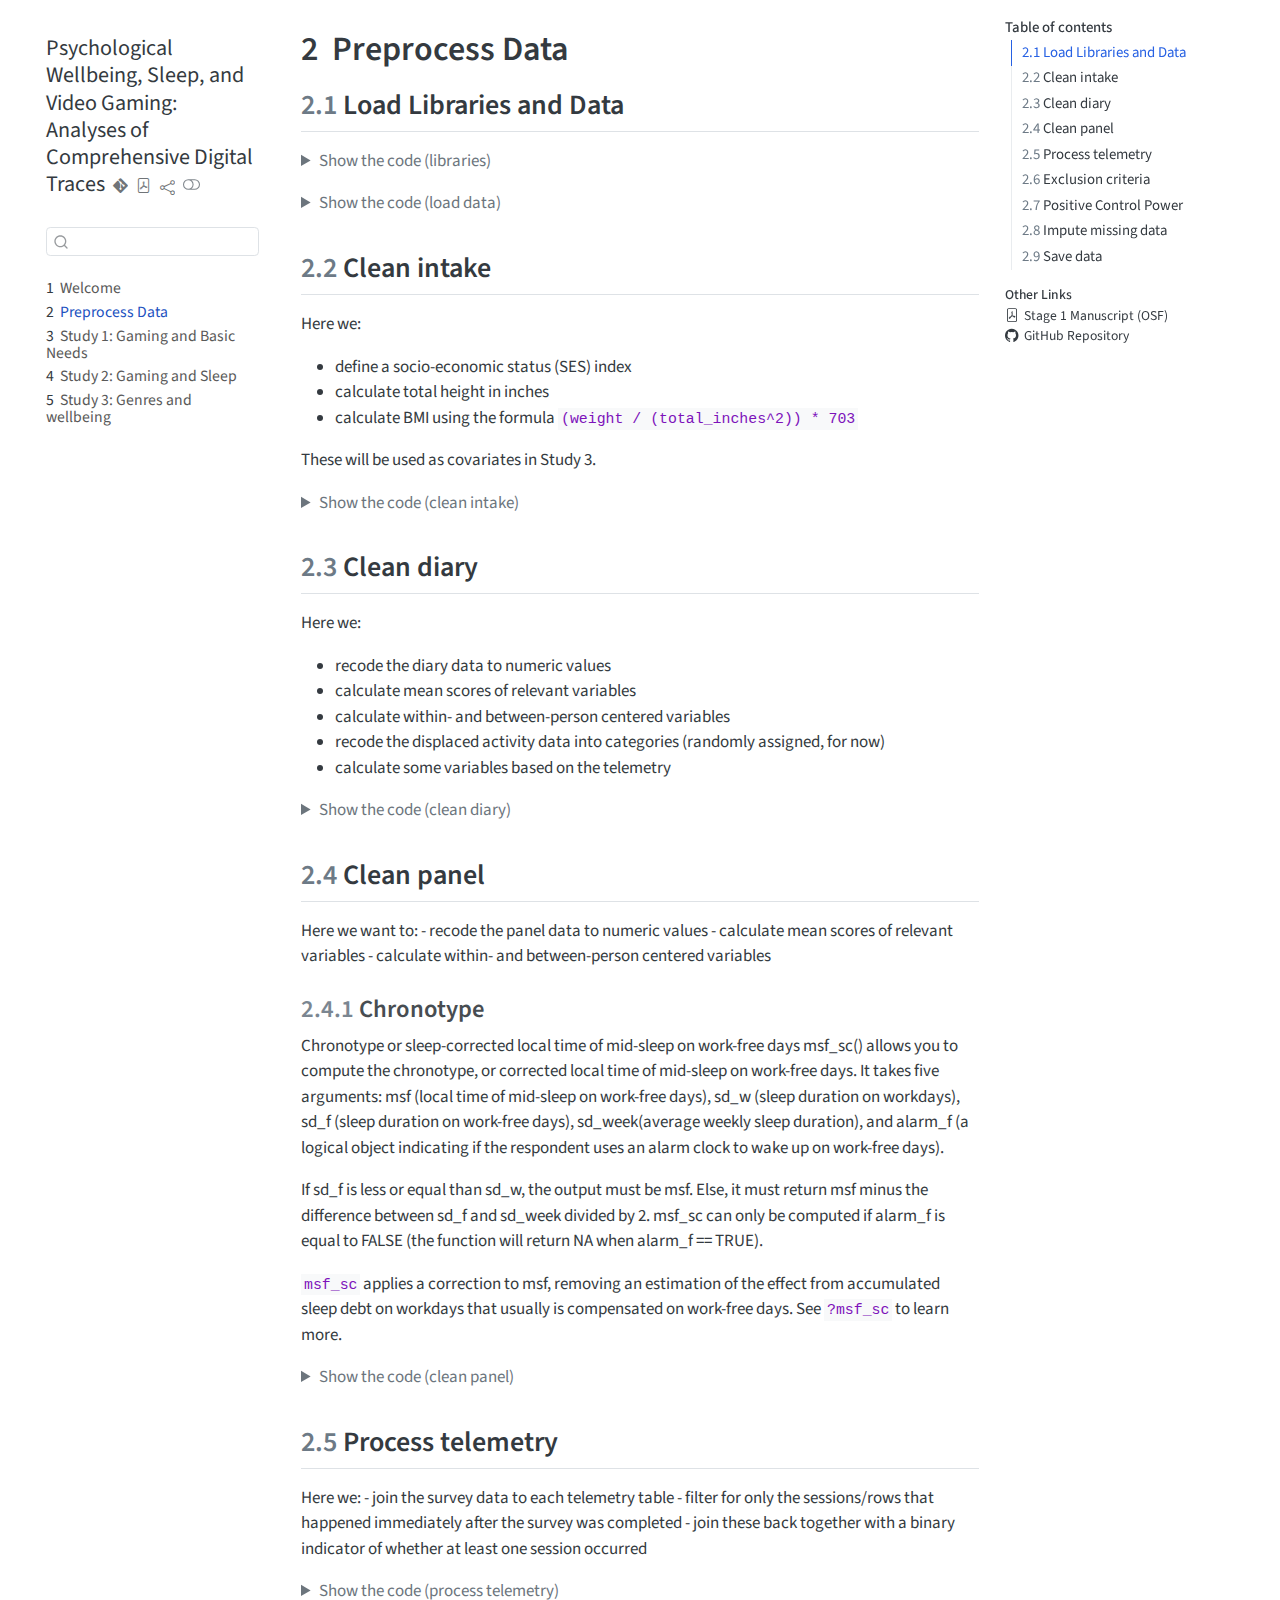
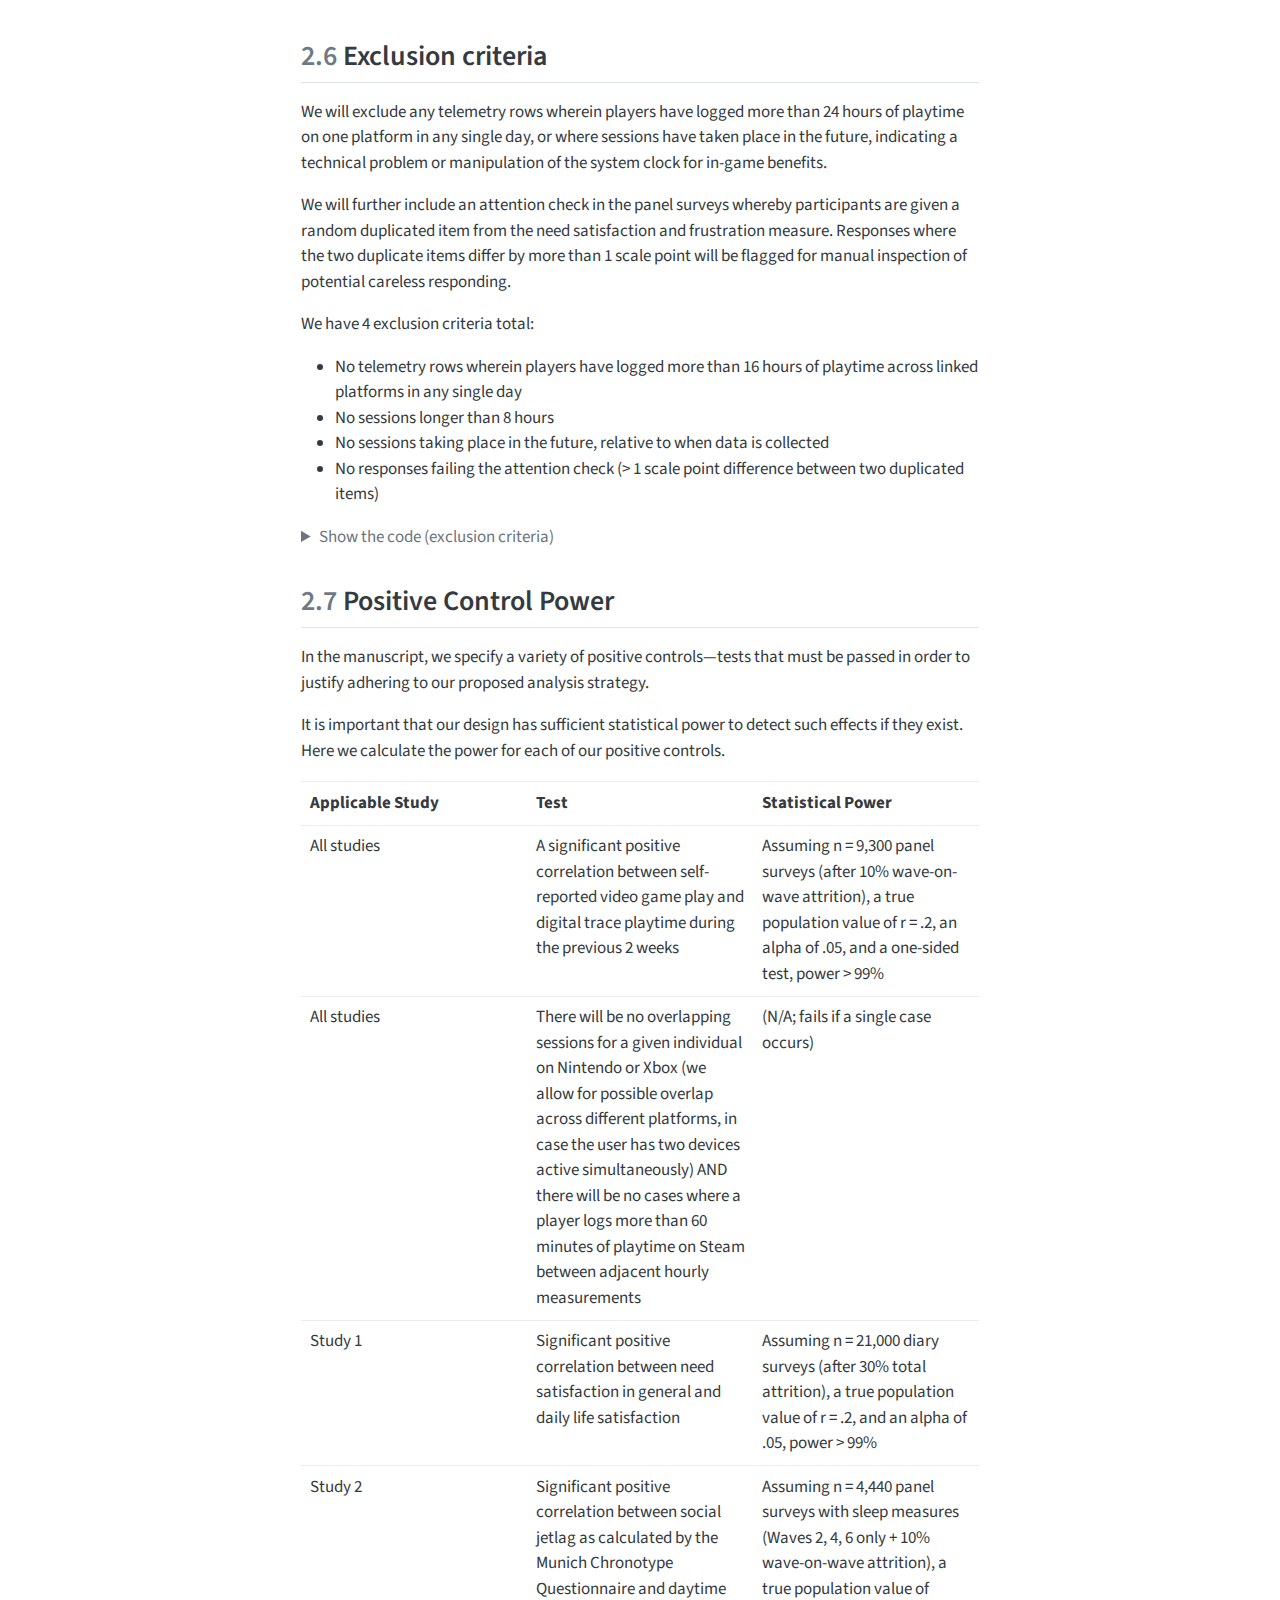
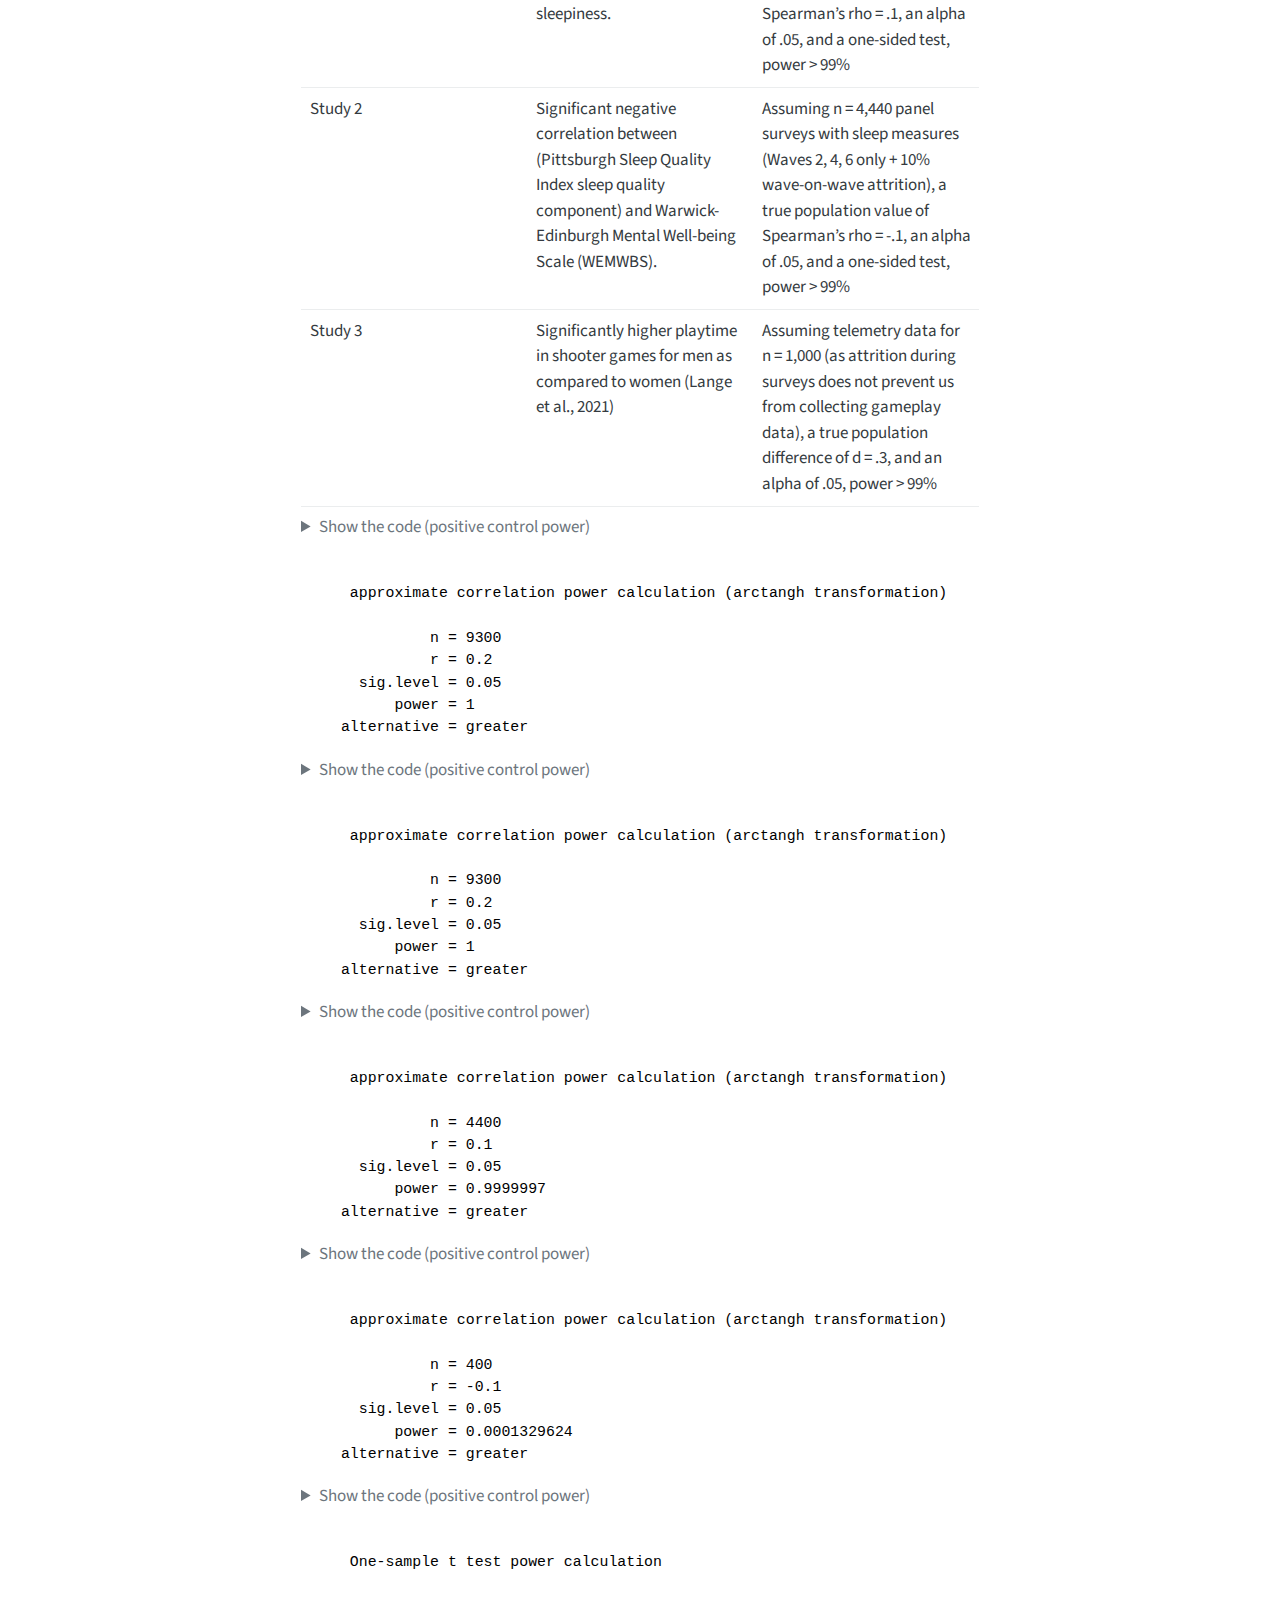
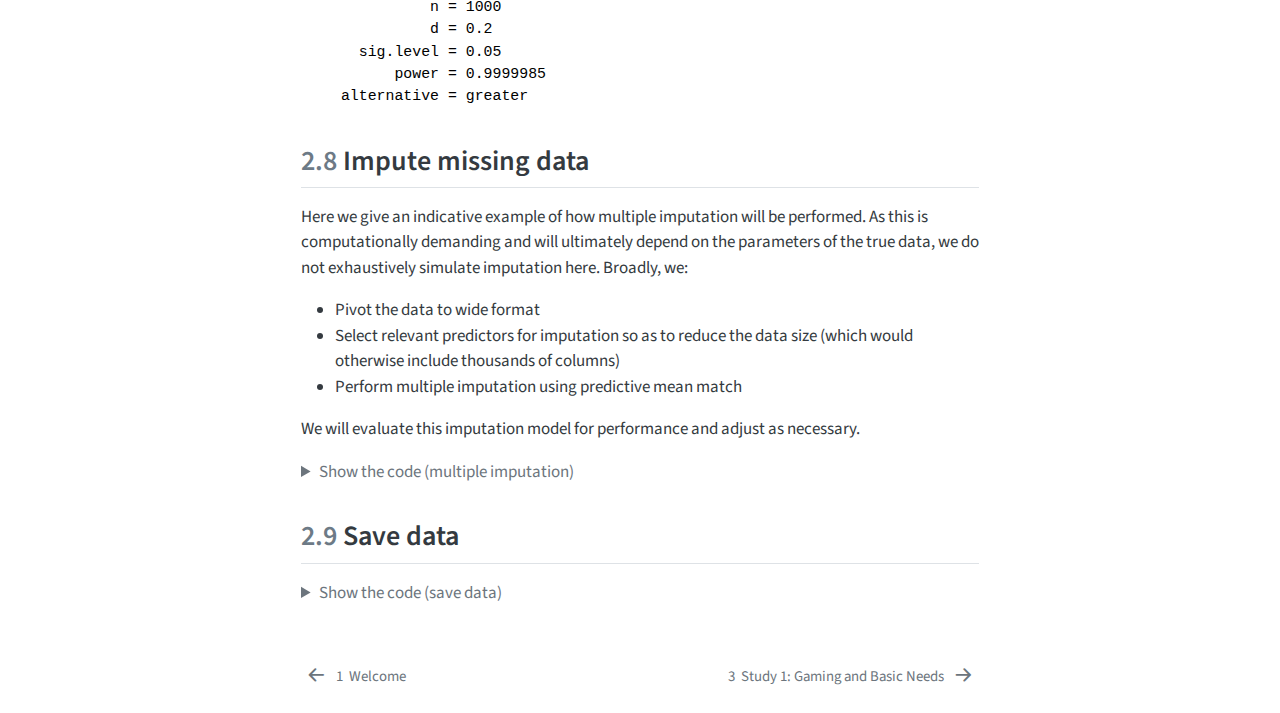
<file: docs/scripts/1_preprocess.html>
<!DOCTYPE html>
<html xmlns="http://www.w3.org/1999/xhtml" lang="en" xml:lang="en"><head>

<meta charset="utf-8">
<meta name="generator" content="quarto-1.4.549">

<meta name="viewport" content="width=device-width, initial-scale=1.0, user-scalable=yes">


<title>Psychological Wellbeing, Sleep, and Video Gaming: Analyses of Comprehensive Digital Traces - 2&nbsp; Preprocess Data</title>
<style>
code{white-space: pre-wrap;}
span.smallcaps{font-variant: small-caps;}
div.columns{display: flex; gap: min(4vw, 1.5em);}
div.column{flex: auto; overflow-x: auto;}
div.hanging-indent{margin-left: 1.5em; text-indent: -1.5em;}
ul.task-list{list-style: none;}
ul.task-list li input[type="checkbox"] {
  width: 0.8em;
  margin: 0 0.8em 0.2em -1em; /* quarto-specific, see https://github.com/quarto-dev/quarto-cli/issues/4556 */ 
  vertical-align: middle;
}
/* CSS for syntax highlighting */
pre > code.sourceCode { white-space: pre; position: relative; }
pre > code.sourceCode > span { line-height: 1.25; }
pre > code.sourceCode > span:empty { height: 1.2em; }
.sourceCode { overflow: visible; }
code.sourceCode > span { color: inherit; text-decoration: inherit; }
div.sourceCode { margin: 1em 0; }
pre.sourceCode { margin: 0; }
@media screen {
div.sourceCode { overflow: auto; }
}
@media print {
pre > code.sourceCode { white-space: pre-wrap; }
pre > code.sourceCode > span { text-indent: -5em; padding-left: 5em; }
}
pre.numberSource code
  { counter-reset: source-line 0; }
pre.numberSource code > span
  { position: relative; left: -4em; counter-increment: source-line; }
pre.numberSource code > span > a:first-child::before
  { content: counter(source-line);
    position: relative; left: -1em; text-align: right; vertical-align: baseline;
    border: none; display: inline-block;
    -webkit-touch-callout: none; -webkit-user-select: none;
    -khtml-user-select: none; -moz-user-select: none;
    -ms-user-select: none; user-select: none;
    padding: 0 4px; width: 4em;
  }
pre.numberSource { margin-left: 3em;  padding-left: 4px; }
div.sourceCode
  {   }
@media screen {
pre > code.sourceCode > span > a:first-child::before { text-decoration: underline; }
}
</style>


<script src="../site_libs/quarto-nav/quarto-nav.js"></script>
<script src="../site_libs/quarto-nav/headroom.min.js"></script>
<script src="../site_libs/clipboard/clipboard.min.js"></script>
<script src="../site_libs/quarto-search/autocomplete.umd.js"></script>
<script src="../site_libs/quarto-search/fuse.min.js"></script>
<script src="../site_libs/quarto-search/quarto-search.js"></script>
<meta name="quarto:offset" content="../">
<link href="../scripts/2_basicNeeds.html" rel="next">
<link href="../index.html" rel="prev">
<script src="../site_libs/quarto-html/quarto.js"></script>
<script src="../site_libs/quarto-html/popper.min.js"></script>
<script src="../site_libs/quarto-html/tippy.umd.min.js"></script>
<script src="../site_libs/quarto-html/anchor.min.js"></script>
<link href="../site_libs/quarto-html/tippy.css" rel="stylesheet">
<link href="../site_libs/quarto-html/quarto-syntax-highlighting.css" rel="stylesheet" class="quarto-color-scheme" id="quarto-text-highlighting-styles">
<link href="../site_libs/quarto-html/quarto-syntax-highlighting-dark.css" rel="prefetch" class="quarto-color-scheme quarto-color-alternate" id="quarto-text-highlighting-styles">
<script src="../site_libs/bootstrap/bootstrap.min.js"></script>
<link href="../site_libs/bootstrap/bootstrap-icons.css" rel="stylesheet">
<link href="../site_libs/bootstrap/bootstrap.min.css" rel="stylesheet" class="quarto-color-scheme" id="quarto-bootstrap" data-mode="light">
<link href="../site_libs/bootstrap/bootstrap-dark.min.css" rel="prefetch" class="quarto-color-scheme quarto-color-alternate" id="quarto-bootstrap" data-mode="dark">
<script id="quarto-search-options" type="application/json">{
  "location": "sidebar",
  "copy-button": false,
  "collapse-after": 3,
  "panel-placement": "start",
  "type": "textbox",
  "limit": 50,
  "keyboard-shortcut": [
    "f",
    "/",
    "s"
  ],
  "show-item-context": false,
  "language": {
    "search-no-results-text": "No results",
    "search-matching-documents-text": "matching documents",
    "search-copy-link-title": "Copy link to search",
    "search-hide-matches-text": "Hide additional matches",
    "search-more-match-text": "more match in this document",
    "search-more-matches-text": "more matches in this document",
    "search-clear-button-title": "Clear",
    "search-text-placeholder": "",
    "search-detached-cancel-button-title": "Cancel",
    "search-submit-button-title": "Submit",
    "search-label": "Search"
  }
}</script>
<script async="" src="https://hypothes.is/embed.js"></script>
<script>
  window.document.addEventListener("DOMContentLoaded", function (_event) {
    document.body.classList.add('hypothesis-enabled');
  });
</script>


</head>

<body class="nav-sidebar floating">

<div id="quarto-search-results"></div>
  <header id="quarto-header" class="headroom fixed-top">
  <nav class="quarto-secondary-nav">
    <div class="container-fluid d-flex">
      <button type="button" class="quarto-btn-toggle btn" data-bs-toggle="collapse" data-bs-target=".quarto-sidebar-collapse-item" aria-controls="quarto-sidebar" aria-expanded="false" aria-label="Toggle sidebar navigation" onclick="if (window.quartoToggleHeadroom) { window.quartoToggleHeadroom(); }">
        <i class="bi bi-layout-text-sidebar-reverse"></i>
      </button>
        <nav class="quarto-page-breadcrumbs" aria-label="breadcrumb"><ol class="breadcrumb"><li class="breadcrumb-item"><a href="../scripts/1_preprocess.html"><span class="chapter-number">2</span>&nbsp; <span class="chapter-title">Preprocess Data</span></a></li></ol></nav>
        <a class="flex-grow-1" role="button" data-bs-toggle="collapse" data-bs-target=".quarto-sidebar-collapse-item" aria-controls="quarto-sidebar" aria-expanded="false" aria-label="Toggle sidebar navigation" onclick="if (window.quartoToggleHeadroom) { window.quartoToggleHeadroom(); }">      
        </a>
      <button type="button" class="btn quarto-search-button" aria-label="" onclick="window.quartoOpenSearch();">
        <i class="bi bi-search"></i>
      </button>
    </div>
  </nav>
</header>
<!-- content -->
<div id="quarto-content" class="quarto-container page-columns page-rows-contents page-layout-full">
<!-- sidebar -->
  <nav id="quarto-sidebar" class="sidebar collapse collapse-horizontal quarto-sidebar-collapse-item sidebar-navigation floating overflow-auto">
    <div class="pt-lg-2 mt-2 text-left sidebar-header">
    <div class="sidebar-title mb-0 py-0">
      <a href="../">Psychological Wellbeing, Sleep, and Video Gaming: Analyses of Comprehensive Digital Traces</a> 
        <div class="sidebar-tools-main tools-wide">
    <a href="https://digital-wellbeing.github.io/platform-study-rr/" title="Source Code" class="quarto-navigation-tool px-1" aria-label="Source Code"><i class="bi bi-git"></i></a>
    <a href="../Psychological-Wellbeing,-Sleep,-and-Video-Gaming--Analyses-of-Comprehensive-Digital-Traces.pdf" title="Download PDF" class="quarto-navigation-tool px-1" aria-label="Download PDF"><i class="bi bi-file-pdf"></i></a>
    <div class="dropdown">
      <a href="" title="Share" id="quarto-navigation-tool-dropdown-0" class="quarto-navigation-tool dropdown-toggle px-1" data-bs-toggle="dropdown" aria-expanded="false" aria-label="Share"><i class="bi bi-share"></i></a>
      <ul class="dropdown-menu" aria-labelledby="quarto-navigation-tool-dropdown-0">
          <li>
            <a class="dropdown-item sidebar-tools-main-item" href="https://twitter.com/intent/tweet?url=|url|">
              <i class="bi bi-bi-twitter pe-1"></i>
            Twitter
            </a>
          </li>
          <li>
            <a class="dropdown-item sidebar-tools-main-item" href="https://www.facebook.com/sharer/sharer.php?u=|url|">
              <i class="bi bi-bi-facebook pe-1"></i>
            Facebook
            </a>
          </li>
      </ul>
    </div>
  <a href="" class="quarto-color-scheme-toggle quarto-navigation-tool  px-1" onclick="window.quartoToggleColorScheme(); return false;" title="Toggle dark mode"><i class="bi"></i></a>
</div>
    </div>
      </div>
        <div class="mt-2 flex-shrink-0 align-items-center">
        <div class="sidebar-search">
        <div id="quarto-search" class="" title="Search"></div>
        </div>
        </div>
    <div class="sidebar-menu-container"> 
    <ul class="list-unstyled mt-1">
        <li class="sidebar-item">
  <div class="sidebar-item-container"> 
  <a href="../index.html" class="sidebar-item-text sidebar-link">
 <span class="menu-text"><span class="chapter-number">1</span>&nbsp; <span class="chapter-title">Welcome</span></span></a>
  </div>
</li>
        <li class="sidebar-item">
  <div class="sidebar-item-container"> 
  <a href="../scripts/1_preprocess.html" class="sidebar-item-text sidebar-link active">
 <span class="menu-text"><span class="chapter-number">2</span>&nbsp; <span class="chapter-title">Preprocess Data</span></span></a>
  </div>
</li>
        <li class="sidebar-item">
  <div class="sidebar-item-container"> 
  <a href="../scripts/2_basicNeeds.html" class="sidebar-item-text sidebar-link">
 <span class="menu-text"><span class="chapter-number">3</span>&nbsp; <span class="chapter-title">Study 1: Gaming and Basic Needs</span></span></a>
  </div>
</li>
        <li class="sidebar-item">
  <div class="sidebar-item-container"> 
  <a href="../scripts/3_sleep.html" class="sidebar-item-text sidebar-link">
 <span class="menu-text"><span class="chapter-number">4</span>&nbsp; <span class="chapter-title">Study 2: Gaming and Sleep</span></span></a>
  </div>
</li>
        <li class="sidebar-item">
  <div class="sidebar-item-container"> 
  <a href="../scripts/4_genres.html" class="sidebar-item-text sidebar-link">
 <span class="menu-text"><span class="chapter-number">5</span>&nbsp; <span class="chapter-title">Study 3: Genres and wellbeing</span></span></a>
  </div>
</li>
    </ul>
    </div>
</nav>
<div id="quarto-sidebar-glass" class="quarto-sidebar-collapse-item" data-bs-toggle="collapse" data-bs-target=".quarto-sidebar-collapse-item"></div>
<!-- margin-sidebar -->
    <div id="quarto-margin-sidebar" class="sidebar margin-sidebar">
        <nav id="TOC" role="doc-toc" class="toc-active">
    <h2 id="toc-title">Table of contents</h2>
   
  <ul>
  <li><a href="#load-libraries-and-data" id="toc-load-libraries-and-data" class="nav-link active" data-scroll-target="#load-libraries-and-data"><span class="header-section-number">2.1</span> Load Libraries and Data</a></li>
  <li><a href="#clean-intake" id="toc-clean-intake" class="nav-link" data-scroll-target="#clean-intake"><span class="header-section-number">2.2</span> Clean intake</a></li>
  <li><a href="#clean-diary" id="toc-clean-diary" class="nav-link" data-scroll-target="#clean-diary"><span class="header-section-number">2.3</span> Clean diary</a></li>
  <li><a href="#clean-panel" id="toc-clean-panel" class="nav-link" data-scroll-target="#clean-panel"><span class="header-section-number">2.4</span> Clean panel</a>
  <ul class="collapse">
  <li><a href="#chronotype" id="toc-chronotype" class="nav-link" data-scroll-target="#chronotype"><span class="header-section-number">2.4.1</span> Chronotype</a></li>
  </ul></li>
  <li><a href="#process-telemetry" id="toc-process-telemetry" class="nav-link" data-scroll-target="#process-telemetry"><span class="header-section-number">2.5</span> Process telemetry</a></li>
  <li><a href="#exclusion-criteria" id="toc-exclusion-criteria" class="nav-link" data-scroll-target="#exclusion-criteria"><span class="header-section-number">2.6</span> Exclusion criteria</a></li>
  <li><a href="#positive-control-power" id="toc-positive-control-power" class="nav-link" data-scroll-target="#positive-control-power"><span class="header-section-number">2.7</span> Positive Control Power</a></li>
  <li><a href="#impute-missing-data" id="toc-impute-missing-data" class="nav-link" data-scroll-target="#impute-missing-data"><span class="header-section-number">2.8</span> Impute missing data</a></li>
  <li><a href="#save-data" id="toc-save-data" class="nav-link" data-scroll-target="#save-data"><span class="header-section-number">2.9</span> Save data</a></li>
  </ul>
<div class="quarto-other-links"><h2>Other Links</h2><ul><li><a href="https://osf.io/pb5nu"><i class="bi bi-file-pdf"></i>Stage 1 Manuscript (OSF)</a></li><li><a href="https://digital-wellbeing.github.io/platform-study-rr/"><i class="bi bi-github"></i>GitHub Repository</a></li></ul></div></nav>
    </div>
<!-- main -->
<main class="content column-body" id="quarto-document-content">

<header id="title-block-header" class="quarto-title-block default">
<div class="quarto-title">
<h1 class="title"><span class="chapter-number">2</span>&nbsp; <span class="chapter-title">Preprocess Data</span></h1>
</div>



<div class="quarto-title-meta column-body">

    
  
    
  </div>
  


</header>


<section id="load-libraries-and-data" class="level2" data-number="2.1">
<h2 data-number="2.1" class="anchored" data-anchor-id="load-libraries-and-data"><span class="header-section-number">2.1</span> Load Libraries and Data</h2>
<div class="cell">
<details class="code-fold">
<summary>Show the code (libraries)</summary>
<div class="sourceCode cell-code" id="cb1"><pre class="sourceCode r code-with-copy"><code class="sourceCode r"><span id="cb1-1"><a href="#cb1-1" aria-hidden="true" tabindex="-1"></a><span class="cf">if</span> (<span class="sc">!</span><span class="fu">require</span>(<span class="st">"pacman"</span>)) <span class="fu">install.packages</span>(<span class="st">"pacman"</span>)</span>
<span id="cb1-2"><a href="#cb1-2" aria-hidden="true" tabindex="-1"></a><span class="fu">library</span>(pacman)</span>
<span id="cb1-3"><a href="#cb1-3" aria-hidden="true" tabindex="-1"></a></span>
<span id="cb1-4"><a href="#cb1-4" aria-hidden="true" tabindex="-1"></a><span class="fu">p_load</span>(tidyverse, mctq, data.table, pwr)</span>
<span id="cb1-5"><a href="#cb1-5" aria-hidden="true" tabindex="-1"></a></span>
<span id="cb1-6"><a href="#cb1-6" aria-hidden="true" tabindex="-1"></a><span class="fu">set.seed</span>(<span class="dv">8675309</span>)</span></code><button title="Copy to Clipboard" class="code-copy-button"><i class="bi"></i></button></pre></div>
</details>
</div>
<div class="cell">
<details class="code-fold">
<summary>Show the code (load data)</summary>
<div class="sourceCode cell-code" id="cb2"><pre class="sourceCode r code-with-copy"><code class="sourceCode r"><span id="cb2-1"><a href="#cb2-1" aria-hidden="true" tabindex="-1"></a>synDiary <span class="ot">&lt;-</span> <span class="fu">read_csv</span>(<span class="st">"data/data-synthetic-raw/synDiary.csv.gz"</span>)</span>
<span id="cb2-2"><a href="#cb2-2" aria-hidden="true" tabindex="-1"></a></span>
<span id="cb2-3"><a href="#cb2-3" aria-hidden="true" tabindex="-1"></a><span class="co"># for unknown reasons, read_csv imports some columns incorrectly, so we use data.table::fread</span></span>
<span id="cb2-4"><a href="#cb2-4" aria-hidden="true" tabindex="-1"></a>synPanel <span class="ot">&lt;-</span> <span class="fu">fread</span>(<span class="st">"data/data-synthetic-raw/synPanel.csv.gz"</span>) </span>
<span id="cb2-5"><a href="#cb2-5" aria-hidden="true" tabindex="-1"></a>synIntake <span class="ot">&lt;-</span> <span class="fu">read_csv</span>(<span class="st">"data/data-synthetic-raw/synIntake.csv.gz"</span>)</span>
<span id="cb2-6"><a href="#cb2-6" aria-hidden="true" tabindex="-1"></a></span>
<span id="cb2-7"><a href="#cb2-7" aria-hidden="true" tabindex="-1"></a>synNintendo <span class="ot">&lt;-</span> <span class="fu">read_csv</span>(<span class="st">"data/data-synthetic-raw/synNintendo.csv.gz"</span>) <span class="sc">|&gt;</span></span>
<span id="cb2-8"><a href="#cb2-8" aria-hidden="true" tabindex="-1"></a>  <span class="fu">mutate</span>(<span class="at">sessionEnd =</span> sessionStart <span class="sc">+</span> <span class="fu">minutes</span>(<span class="fu">round</span>(duration)), <span class="at">.after =</span> sessionStart)</span>
<span id="cb2-9"><a href="#cb2-9" aria-hidden="true" tabindex="-1"></a>synXbox <span class="ot">&lt;-</span> <span class="fu">read_csv</span>(<span class="st">"data/data-synthetic-raw/synXbox.csv.gz"</span>) <span class="sc">|&gt;</span></span>
<span id="cb2-10"><a href="#cb2-10" aria-hidden="true" tabindex="-1"></a>  <span class="fu">mutate</span>(<span class="at">sessionEnd =</span> sessionStart <span class="sc">+</span> <span class="fu">minutes</span>(<span class="fu">round</span>(duration)), <span class="at">.after =</span> sessionStart)</span>
<span id="cb2-11"><a href="#cb2-11" aria-hidden="true" tabindex="-1"></a>synSteam <span class="ot">&lt;-</span> <span class="fu">read_csv</span>(<span class="st">"data/data-synthetic-raw/synSteam.csv.gz"</span>)</span>
<span id="cb2-12"><a href="#cb2-12" aria-hidden="true" tabindex="-1"></a>syniOS <span class="ot">&lt;-</span> <span class="fu">read_csv</span>(<span class="st">"data/data-synthetic-raw/syniOS.csv.gz"</span>)</span>
<span id="cb2-13"><a href="#cb2-13" aria-hidden="true" tabindex="-1"></a>synAndroid <span class="ot">&lt;-</span> <span class="fu">read_csv</span>(<span class="st">"data/data-synthetic-raw/synAndroid.csv.gz"</span>)</span></code><button title="Copy to Clipboard" class="code-copy-button"><i class="bi"></i></button></pre></div>
</details>
</div>
</section>
<section id="clean-intake" class="level2" data-number="2.2">
<h2 data-number="2.2" class="anchored" data-anchor-id="clean-intake"><span class="header-section-number">2.2</span> Clean intake</h2>
<p>Here we:</p>
<ul>
<li>define a socio-economic status (SES) index</li>
<li>calculate total height in inches</li>
<li>calculate BMI using the formula <code>(weight / (total_inches^2)) * 703</code></li>
</ul>
<p>These will be used as covariates in Study 3.</p>
<div class="cell">
<details class="code-fold">
<summary>Show the code (clean intake)</summary>
<div class="sourceCode cell-code" id="cb3"><pre class="sourceCode r code-with-copy"><code class="sourceCode r"><span id="cb3-1"><a href="#cb3-1" aria-hidden="true" tabindex="-1"></a>synIntakeClean <span class="ot">&lt;-</span> synIntake <span class="sc">|&gt;</span></span>
<span id="cb3-2"><a href="#cb3-2" aria-hidden="true" tabindex="-1"></a>  <span class="co"># define socio-economic status (SES) index</span></span>
<span id="cb3-3"><a href="#cb3-3" aria-hidden="true" tabindex="-1"></a>  <span class="fu">mutate</span>(</span>
<span id="cb3-4"><a href="#cb3-4" aria-hidden="true" tabindex="-1"></a>    <span class="co"># Assigning scores to employment categories</span></span>
<span id="cb3-5"><a href="#cb3-5" aria-hidden="true" tabindex="-1"></a>    <span class="at">empScore =</span> <span class="fu">case_when</span>(</span>
<span id="cb3-6"><a href="#cb3-6" aria-hidden="true" tabindex="-1"></a>      employment <span class="sc">==</span> <span class="st">"Full-Time"</span> <span class="sc">~</span> <span class="dv">5</span>,</span>
<span id="cb3-7"><a href="#cb3-7" aria-hidden="true" tabindex="-1"></a>      employment <span class="sc">==</span> <span class="st">"Part-Time"</span> <span class="sc">~</span> <span class="dv">4</span>,</span>
<span id="cb3-8"><a href="#cb3-8" aria-hidden="true" tabindex="-1"></a>      employment <span class="sc">==</span> <span class="st">"Due to start a new job within the next month"</span> <span class="sc">~</span> <span class="dv">3</span>,</span>
<span id="cb3-9"><a href="#cb3-9" aria-hidden="true" tabindex="-1"></a>      employment <span class="sc">==</span> <span class="st">"Not in paid work (e.g. homemaker', 'retired or disabled)"</span> <span class="sc">~</span> <span class="dv">2</span>,</span>
<span id="cb3-10"><a href="#cb3-10" aria-hidden="true" tabindex="-1"></a>      employment <span class="sc">==</span> <span class="st">"Unemployed (and job seeking)"</span> <span class="sc">~</span> <span class="dv">1</span>,</span>
<span id="cb3-11"><a href="#cb3-11" aria-hidden="true" tabindex="-1"></a>      employment <span class="sc">==</span> <span class="st">"Other"</span> <span class="sc">~</span> <span class="cn">NA_real_</span> ,  <span class="co"># Adjust based on context if necessary</span></span>
<span id="cb3-12"><a href="#cb3-12" aria-hidden="true" tabindex="-1"></a>      <span class="cn">TRUE</span> <span class="sc">~</span> <span class="cn">NA_real_</span>  <span class="co"># Handle any other cases</span></span>
<span id="cb3-13"><a href="#cb3-13" aria-hidden="true" tabindex="-1"></a>    ),</span>
<span id="cb3-14"><a href="#cb3-14" aria-hidden="true" tabindex="-1"></a>    </span>
<span id="cb3-15"><a href="#cb3-15" aria-hidden="true" tabindex="-1"></a>    <span class="co"># Assigning scores to education levels</span></span>
<span id="cb3-16"><a href="#cb3-16" aria-hidden="true" tabindex="-1"></a>    <span class="at">eduScore =</span> <span class="fu">case_when</span>(</span>
<span id="cb3-17"><a href="#cb3-17" aria-hidden="true" tabindex="-1"></a>      eduLevel <span class="sc">==</span> <span class="st">"Graduate or professional degree (MA, MS, MBA, PhD, etc)"</span> <span class="sc">~</span> <span class="dv">7</span>,</span>
<span id="cb3-18"><a href="#cb3-18" aria-hidden="true" tabindex="-1"></a>      eduLevel <span class="sc">==</span> <span class="st">"University Bachelors Degree"</span> <span class="sc">~</span> <span class="dv">6</span>,</span>
<span id="cb3-19"><a href="#cb3-19" aria-hidden="true" tabindex="-1"></a>      eduLevel <span class="sc">==</span> <span class="st">"Some University but no degree"</span> <span class="sc">~</span> <span class="dv">5</span>,</span>
<span id="cb3-20"><a href="#cb3-20" aria-hidden="true" tabindex="-1"></a>      eduLevel <span class="sc">==</span> <span class="st">"Vocational or Similar"</span> <span class="sc">~</span> <span class="dv">4</span>,</span>
<span id="cb3-21"><a href="#cb3-21" aria-hidden="true" tabindex="-1"></a>      eduLevel <span class="sc">==</span> <span class="st">"Completed Secondary School"</span> <span class="sc">~</span> <span class="dv">3</span>,</span>
<span id="cb3-22"><a href="#cb3-22" aria-hidden="true" tabindex="-1"></a>      eduLevel <span class="sc">==</span> <span class="st">"Some Secondary"</span> <span class="sc">~</span> <span class="dv">2</span>,</span>
<span id="cb3-23"><a href="#cb3-23" aria-hidden="true" tabindex="-1"></a>      eduLevel <span class="sc">==</span> <span class="st">"Completed Primary School"</span> <span class="sc">~</span> <span class="dv">1</span>,</span>
<span id="cb3-24"><a href="#cb3-24" aria-hidden="true" tabindex="-1"></a>      eduLevel <span class="sc">==</span> <span class="st">"Some Primary"</span> <span class="sc">~</span> <span class="dv">1</span>,</span>
<span id="cb3-25"><a href="#cb3-25" aria-hidden="true" tabindex="-1"></a>      eduLevel <span class="sc">==</span> <span class="st">"Prefer not to say"</span> <span class="sc">~</span> <span class="cn">NA_real_</span>,  <span class="co"># Treat as missing</span></span>
<span id="cb3-26"><a href="#cb3-26" aria-hidden="true" tabindex="-1"></a>      <span class="cn">TRUE</span> <span class="sc">~</span> <span class="cn">NA_real_</span>  <span class="co"># Handle any other cases</span></span>
<span id="cb3-27"><a href="#cb3-27" aria-hidden="true" tabindex="-1"></a>    ),</span>
<span id="cb3-28"><a href="#cb3-28" aria-hidden="true" tabindex="-1"></a>    </span>
<span id="cb3-29"><a href="#cb3-29" aria-hidden="true" tabindex="-1"></a>    <span class="co"># Combining the scores into a SES index</span></span>
<span id="cb3-30"><a href="#cb3-30" aria-hidden="true" tabindex="-1"></a>    <span class="at">SES_index =</span> empScore <span class="sc">+</span> eduScore</span>
<span id="cb3-31"><a href="#cb3-31" aria-hidden="true" tabindex="-1"></a>  ) <span class="sc">|&gt;</span> </span>
<span id="cb3-32"><a href="#cb3-32" aria-hidden="true" tabindex="-1"></a>  <span class="fu">mutate</span>(</span>
<span id="cb3-33"><a href="#cb3-33" aria-hidden="true" tabindex="-1"></a>    <span class="co"># Calculate total height in inches</span></span>
<span id="cb3-34"><a href="#cb3-34" aria-hidden="true" tabindex="-1"></a>    <span class="at">total_inches =</span> <span class="st">`</span><span class="at">height#1_1_1</span><span class="st">`</span> <span class="sc">*</span> <span class="dv">12</span> <span class="sc">+</span> <span class="st">`</span><span class="at">height#1_1_2</span><span class="st">`</span>,</span>
<span id="cb3-35"><a href="#cb3-35" aria-hidden="true" tabindex="-1"></a>    </span>
<span id="cb3-36"><a href="#cb3-36" aria-hidden="true" tabindex="-1"></a>    <span class="co"># Calculate BMI using the formula</span></span>
<span id="cb3-37"><a href="#cb3-37" aria-hidden="true" tabindex="-1"></a>    <span class="at">bmi =</span> (weight <span class="sc">/</span> (total_inches<span class="sc">^</span><span class="dv">2</span>)) <span class="sc">*</span> <span class="dv">703</span>,</span>
<span id="cb3-38"><a href="#cb3-38" aria-hidden="true" tabindex="-1"></a></span>
<span id="cb3-39"><a href="#cb3-39" aria-hidden="true" tabindex="-1"></a>    <span class="at">age_scaled =</span> <span class="fu">as.numeric</span>(<span class="fu">scale</span>(age, <span class="at">center =</span> <span class="cn">TRUE</span>, <span class="at">scale =</span> <span class="cn">TRUE</span>)),</span>
<span id="cb3-40"><a href="#cb3-40" aria-hidden="true" tabindex="-1"></a>    <span class="at">bmi_scaled =</span> <span class="fu">as.numeric</span>(<span class="fu">scale</span>(bmi, <span class="at">center =</span> <span class="cn">TRUE</span>, <span class="at">scale =</span> <span class="cn">TRUE</span>)),</span>
<span id="cb3-41"><a href="#cb3-41" aria-hidden="true" tabindex="-1"></a>    <span class="at">SES_index_scaled =</span> <span class="fu">as.numeric</span>(<span class="fu">scale</span>(SES_index, <span class="at">center =</span> <span class="cn">TRUE</span>, <span class="at">scale =</span> <span class="cn">TRUE</span>))</span>
<span id="cb3-42"><a href="#cb3-42" aria-hidden="true" tabindex="-1"></a>  )</span></code><button title="Copy to Clipboard" class="code-copy-button"><i class="bi"></i></button></pre></div>
</details>
</div>
</section>
<section id="clean-diary" class="level2" data-number="2.3">
<h2 data-number="2.3" class="anchored" data-anchor-id="clean-diary"><span class="header-section-number">2.3</span> Clean diary</h2>
<p>Here we:</p>
<ul>
<li>recode the diary data to numeric values</li>
<li>calculate mean scores of relevant variables</li>
<li>calculate within- and between-person centered variables</li>
<li>recode the displaced activity data into categories (randomly assigned, for now)</li>
<li>calculate some variables based on the telemetry</li>
</ul>
<div class="cell">
<details class="code-fold">
<summary>Show the code (clean diary)</summary>
<div class="sourceCode cell-code" id="cb4"><pre class="sourceCode r code-with-copy"><code class="sourceCode r"><span id="cb4-1"><a href="#cb4-1" aria-hidden="true" tabindex="-1"></a>synDiaryClean <span class="ot">&lt;-</span> synDiary <span class="sc">|&gt;</span></span>
<span id="cb4-2"><a href="#cb4-2" aria-hidden="true" tabindex="-1"></a>  <span class="fu">mutate</span>(</span>
<span id="cb4-3"><a href="#cb4-3" aria-hidden="true" tabindex="-1"></a>    <span class="fu">across</span>(<span class="fu">starts_with</span>(<span class="fu">c</span>(<span class="st">"bpnsfs"</span>, <span class="st">"bangs"</span>)), <span class="sc">~</span> <span class="fu">case_when</span>(</span>
<span id="cb4-4"><a href="#cb4-4" aria-hidden="true" tabindex="-1"></a>      . <span class="sc">%in%</span> <span class="fu">c</span>(<span class="st">"1 </span><span class="sc">\n</span><span class="st">Strongly Disagree"</span>, <span class="st">"1 - Not at all true"</span>, <span class="st">"1 - very strongly disagree"</span>) <span class="sc">~</span> <span class="dv">1</span>,</span>
<span id="cb4-5"><a href="#cb4-5" aria-hidden="true" tabindex="-1"></a>      . <span class="sc">%in%</span> <span class="fu">c</span>(<span class="st">"2"</span>, <span class="st">"2 - strongly disagree"</span>) <span class="sc">~</span> <span class="dv">2</span>,</span>
<span id="cb4-6"><a href="#cb4-6" aria-hidden="true" tabindex="-1"></a>      . <span class="sc">%in%</span> <span class="fu">c</span>(<span class="st">"3"</span>, <span class="st">"3 - disagree"</span>) <span class="sc">~</span> <span class="dv">3</span>,</span>
<span id="cb4-7"><a href="#cb4-7" aria-hidden="true" tabindex="-1"></a>      . <span class="sc">%in%</span> <span class="fu">c</span>(<span class="st">"4Neither Agree nor Disagree"</span>, <span class="st">"4"</span>, <span class="st">"4 - neither disagree nor agree"</span>) <span class="sc">~</span> <span class="dv">4</span>,</span>
<span id="cb4-8"><a href="#cb4-8" aria-hidden="true" tabindex="-1"></a>      . <span class="sc">%in%</span> <span class="fu">c</span>(<span class="st">"5"</span>, <span class="st">"5 - Completely true"</span>, <span class="st">"5 - agree"</span>) <span class="sc">~</span> <span class="dv">5</span>,</span>
<span id="cb4-9"><a href="#cb4-9" aria-hidden="true" tabindex="-1"></a>      . <span class="sc">%in%</span> <span class="fu">c</span>(<span class="st">"6"</span>) <span class="sc">~</span> <span class="dv">6</span>,</span>
<span id="cb4-10"><a href="#cb4-10" aria-hidden="true" tabindex="-1"></a>      . <span class="sc">%in%</span> <span class="fu">c</span>(<span class="st">"7 Strongly agree"</span>) <span class="sc">~</span> <span class="dv">7</span>,</span>
<span id="cb4-11"><a href="#cb4-11" aria-hidden="true" tabindex="-1"></a>      <span class="cn">TRUE</span> <span class="sc">~</span> <span class="cn">NA_integer_</span></span>
<span id="cb4-12"><a href="#cb4-12" aria-hidden="true" tabindex="-1"></a>    ))</span>
<span id="cb4-13"><a href="#cb4-13" aria-hidden="true" tabindex="-1"></a>  ) <span class="sc">%&gt;%</span></span>
<span id="cb4-14"><a href="#cb4-14" aria-hidden="true" tabindex="-1"></a>  <span class="co"># calculate mean scores of relevant variables (there is no missing data within waves)</span></span>
<span id="cb4-15"><a href="#cb4-15" aria-hidden="true" tabindex="-1"></a>  <span class="fu">mutate</span>(</span>
<span id="cb4-16"><a href="#cb4-16" aria-hidden="true" tabindex="-1"></a>    <span class="at">globalNS =</span> <span class="fu">rowMeans</span>(<span class="fu">select</span>(., bpnsfs_1<span class="sc">:</span>bpnsfs_3), <span class="at">na.rm =</span> <span class="cn">TRUE</span>),</span>
<span id="cb4-17"><a href="#cb4-17" aria-hidden="true" tabindex="-1"></a>    <span class="at">globalNF =</span> <span class="fu">rowMeans</span>(<span class="fu">select</span>(., bpnsfs_4<span class="sc">:</span>bpnsfs_6), <span class="at">na.rm =</span> <span class="cn">TRUE</span>),</span>
<span id="cb4-18"><a href="#cb4-18" aria-hidden="true" tabindex="-1"></a>    <span class="at">gameNS =</span> <span class="fu">rowMeans</span>(<span class="fu">select</span>(., bangs_1<span class="sc">:</span>bangs_3), <span class="at">na.rm =</span> <span class="cn">TRUE</span>),</span>
<span id="cb4-19"><a href="#cb4-19" aria-hidden="true" tabindex="-1"></a>    <span class="at">gameNF =</span> <span class="fu">rowMeans</span>(<span class="fu">select</span>(., bangs_4<span class="sc">:</span>bangs_6), <span class="at">na.rm =</span> <span class="cn">TRUE</span>)</span>
<span id="cb4-20"><a href="#cb4-20" aria-hidden="true" tabindex="-1"></a>  ) <span class="sc">|&gt;</span></span>
<span id="cb4-21"><a href="#cb4-21" aria-hidden="true" tabindex="-1"></a>  <span class="co"># Calculate within- and between-person centered variables</span></span>
<span id="cb4-22"><a href="#cb4-22" aria-hidden="true" tabindex="-1"></a>  <span class="fu">group_by</span>(pid) <span class="sc">%&gt;%</span></span>
<span id="cb4-23"><a href="#cb4-23" aria-hidden="true" tabindex="-1"></a>  <span class="fu">mutate</span>(<span class="fu">across</span>(</span>
<span id="cb4-24"><a href="#cb4-24" aria-hidden="true" tabindex="-1"></a>    <span class="fu">c</span>(globalNS, globalNF, gameNS, gameNF),</span>
<span id="cb4-25"><a href="#cb4-25" aria-hidden="true" tabindex="-1"></a>    <span class="fu">list</span>(</span>
<span id="cb4-26"><a href="#cb4-26" aria-hidden="true" tabindex="-1"></a>      <span class="at">cw =</span> <span class="sc">~</span> . <span class="sc">-</span> <span class="fu">mean</span>(., <span class="at">na.rm =</span> <span class="cn">TRUE</span>),</span>
<span id="cb4-27"><a href="#cb4-27" aria-hidden="true" tabindex="-1"></a>      <span class="at">cb =</span> <span class="sc">~</span> <span class="fu">mean</span>(., <span class="at">na.rm =</span> <span class="cn">TRUE</span>)</span>
<span id="cb4-28"><a href="#cb4-28" aria-hidden="true" tabindex="-1"></a>    )</span>
<span id="cb4-29"><a href="#cb4-29" aria-hidden="true" tabindex="-1"></a>  )) <span class="sc">%&gt;%</span></span>
<span id="cb4-30"><a href="#cb4-30" aria-hidden="true" tabindex="-1"></a>  <span class="fu">ungroup</span>() <span class="sc">%&gt;%</span></span>
<span id="cb4-31"><a href="#cb4-31" aria-hidden="true" tabindex="-1"></a>  <span class="fu">mutate</span>(<span class="fu">across</span>(</span>
<span id="cb4-32"><a href="#cb4-32" aria-hidden="true" tabindex="-1"></a>    <span class="fu">ends_with</span>(<span class="st">"cb"</span>),</span>
<span id="cb4-33"><a href="#cb4-33" aria-hidden="true" tabindex="-1"></a>    <span class="sc">~</span> . <span class="sc">-</span> <span class="fu">mean</span>(., <span class="at">na.rm =</span> <span class="cn">TRUE</span>)</span>
<span id="cb4-34"><a href="#cb4-34" aria-hidden="true" tabindex="-1"></a>  )) <span class="sc">|&gt;</span></span>
<span id="cb4-35"><a href="#cb4-35" aria-hidden="true" tabindex="-1"></a>  <span class="co"># to understand displaced activities, we will manually code the true</span></span>
<span id="cb4-36"><a href="#cb4-36" aria-hidden="true" tabindex="-1"></a>  <span class="co"># participant activity data into categories. We pre-define 5 problematic</span></span>
<span id="cb4-37"><a href="#cb4-37" aria-hidden="true" tabindex="-1"></a>  <span class="co"># displacement categories (work/school, social engagements, sleep, eating,</span></span>
<span id="cb4-38"><a href="#cb4-38" aria-hidden="true" tabindex="-1"></a>  <span class="co"># fitness, caretaking) and one catch-all category (other), which may later be</span></span>
<span id="cb4-39"><a href="#cb4-39" aria-hidden="true" tabindex="-1"></a>  <span class="co"># broken down into subcategories.</span></span>
<span id="cb4-40"><a href="#cb4-40" aria-hidden="true" tabindex="-1"></a>  <span class="fu">mutate</span>(</span>
<span id="cb4-41"><a href="#cb4-41" aria-hidden="true" tabindex="-1"></a>    <span class="at">displacedActivityCategory =</span> <span class="fu">ifelse</span>(<span class="sc">!</span><span class="fu">is.na</span>(displacedActivity),</span>
<span id="cb4-42"><a href="#cb4-42" aria-hidden="true" tabindex="-1"></a>      <span class="fu">sample</span>(<span class="fu">c</span>(<span class="st">"work/school"</span>, <span class="st">"social engagements"</span>, <span class="st">"sleep"</span>, <span class="st">"eating"</span>, <span class="st">"fitness"</span>, <span class="st">"caretaking"</span>, <span class="st">"other"</span>),</span>
<span id="cb4-43"><a href="#cb4-43" aria-hidden="true" tabindex="-1"></a>        <span class="fu">n</span>(),</span>
<span id="cb4-44"><a href="#cb4-44" aria-hidden="true" tabindex="-1"></a>        <span class="at">prob =</span> <span class="fu">c</span>(.<span class="dv">05</span>, .<span class="dv">05</span>, .<span class="dv">05</span>, .<span class="dv">05</span>, .<span class="dv">05</span>, .<span class="dv">05</span>, .<span class="dv">75</span>),</span>
<span id="cb4-45"><a href="#cb4-45" aria-hidden="true" tabindex="-1"></a>        <span class="at">replace =</span> <span class="cn">TRUE</span></span>
<span id="cb4-46"><a href="#cb4-46" aria-hidden="true" tabindex="-1"></a>      ),</span>
<span id="cb4-47"><a href="#cb4-47" aria-hidden="true" tabindex="-1"></a>      <span class="cn">NA_character_</span></span>
<span id="cb4-48"><a href="#cb4-48" aria-hidden="true" tabindex="-1"></a>    ),</span>
<span id="cb4-49"><a href="#cb4-49" aria-hidden="true" tabindex="-1"></a>    <span class="at">displacedCoreDomain =</span> <span class="fu">ifelse</span>(displacedActivityCategory <span class="sc">%in%</span> <span class="fu">c</span>(</span>
<span id="cb4-50"><a href="#cb4-50" aria-hidden="true" tabindex="-1"></a>      <span class="st">"work/school"</span>, <span class="st">"social engagements"</span>,</span>
<span id="cb4-51"><a href="#cb4-51" aria-hidden="true" tabindex="-1"></a>      <span class="st">"sleep"</span>, <span class="st">"eating"</span>, <span class="st">"fitness"</span>, <span class="st">"caretaking"</span>, <span class="st">"other"</span></span>
<span id="cb4-52"><a href="#cb4-52" aria-hidden="true" tabindex="-1"></a>    ),</span>
<span id="cb4-53"><a href="#cb4-53" aria-hidden="true" tabindex="-1"></a>    <span class="cn">TRUE</span>,</span>
<span id="cb4-54"><a href="#cb4-54" aria-hidden="true" tabindex="-1"></a>    <span class="cn">FALSE</span></span>
<span id="cb4-55"><a href="#cb4-55" aria-hidden="true" tabindex="-1"></a>    ),</span>
<span id="cb4-56"><a href="#cb4-56" aria-hidden="true" tabindex="-1"></a>    <span class="at">.after =</span> displacedActivity</span>
<span id="cb4-57"><a href="#cb4-57" aria-hidden="true" tabindex="-1"></a>  )</span></code><button title="Copy to Clipboard" class="code-copy-button"><i class="bi"></i></button></pre></div>
</details>
</div>
</section>
<section id="clean-panel" class="level2" data-number="2.4">
<h2 data-number="2.4" class="anchored" data-anchor-id="clean-panel"><span class="header-section-number">2.4</span> Clean panel</h2>
<p>Here we want to: - recode the panel data to numeric values - calculate mean scores of relevant variables - calculate within- and between-person centered variables</p>
<section id="chronotype" class="level3" data-number="2.4.1">
<h3 data-number="2.4.1" class="anchored" data-anchor-id="chronotype"><span class="header-section-number">2.4.1</span> Chronotype</h3>
<p>Chronotype or sleep-corrected local time of mid-sleep on work-free days msf_sc() allows you to compute the chronotype, or corrected local time of mid-sleep on work-free days. It takes five arguments: msf (local time of mid-sleep on work-free days), sd_w (sleep duration on workdays), sd_f (sleep duration on work-free days), sd_week(average weekly sleep duration), and alarm_f (a logical object indicating if the respondent uses an alarm clock to wake up on work-free days).</p>
<p>If sd_f is less or equal than sd_w, the output must be msf. Else, it must return msf minus the difference between sd_f and sd_week divided by 2. msf_sc can only be computed if alarm_f is equal to FALSE (the function will return NA when alarm_f == TRUE).</p>
<p><code>msf_sc</code> applies a correction to msf, removing an estimation of the effect from accumulated sleep debt on workdays that usually is compensated on work-free days. See <code>?msf_sc</code> to learn more.</p>
<div class="cell">
<details class="code-fold">
<summary>Show the code (clean panel)</summary>
<div class="sourceCode cell-code" id="cb5"><pre class="sourceCode r code-with-copy"><code class="sourceCode r"><span id="cb5-1"><a href="#cb5-1" aria-hidden="true" tabindex="-1"></a>synPanelClean <span class="ot">&lt;-</span> synPanel <span class="sc">|&gt;</span></span>
<span id="cb5-2"><a href="#cb5-2" aria-hidden="true" tabindex="-1"></a>  <span class="fu">mutate</span>(</span>
<span id="cb5-3"><a href="#cb5-3" aria-hidden="true" tabindex="-1"></a>    <span class="fu">across</span>(<span class="fu">starts_with</span>(<span class="fu">c</span>(<span class="st">"bangs"</span>, <span class="st">"wemwbs"</span>, <span class="st">"promis"</span>, <span class="st">"trojan"</span>, <span class="st">"BFI"</span>, <span class="st">"eps"</span>)), <span class="sc">~</span> <span class="fu">case_when</span>(</span>
<span id="cb5-4"><a href="#cb5-4" aria-hidden="true" tabindex="-1"></a>      . <span class="sc">%in%</span> <span class="fu">c</span>(<span class="st">"Greatly interfered"</span>) <span class="sc">~</span> <span class="sc">-</span><span class="dv">3</span>,</span>
<span id="cb5-5"><a href="#cb5-5" aria-hidden="true" tabindex="-1"></a>      . <span class="sc">%in%</span> <span class="fu">c</span>(<span class="st">"Moderately interfered"</span>) <span class="sc">~</span> <span class="sc">-</span><span class="dv">2</span>,</span>
<span id="cb5-6"><a href="#cb5-6" aria-hidden="true" tabindex="-1"></a>      . <span class="sc">%in%</span> <span class="fu">c</span>(<span class="st">"Slightly interfered"</span>) <span class="sc">~</span> <span class="sc">-</span><span class="dv">1</span>,</span>
<span id="cb5-7"><a href="#cb5-7" aria-hidden="true" tabindex="-1"></a>      . <span class="sc">%in%</span> <span class="fu">c</span>(<span class="st">"No impact"</span>,<span class="st">"No chance of dozing"</span>) <span class="sc">~</span> <span class="dv">0</span>,</span>
<span id="cb5-8"><a href="#cb5-8" aria-hidden="true" tabindex="-1"></a>      . <span class="sc">%in%</span> <span class="fu">c</span>(</span>
<span id="cb5-9"><a href="#cb5-9" aria-hidden="true" tabindex="-1"></a>        <span class="st">"1 </span><span class="sc">\n</span><span class="st">Strongly Disagree"</span>, <span class="st">"1 - Not at all true"</span>, <span class="st">"1 - None of the time"</span>, <span class="st">"Never"</span>, <span class="st">"1 - Strongly disagree"</span>,</span>
<span id="cb5-10"><a href="#cb5-10" aria-hidden="true" tabindex="-1"></a>        <span class="st">"Disagree strongly"</span>, <span class="st">"Slightly supported"</span>, <span class="st">"Slight chance of dozing"</span></span>
<span id="cb5-11"><a href="#cb5-11" aria-hidden="true" tabindex="-1"></a>      ) <span class="sc">~</span> <span class="dv">1</span>,</span>
<span id="cb5-12"><a href="#cb5-12" aria-hidden="true" tabindex="-1"></a>      . <span class="sc">%in%</span> <span class="fu">c</span>(<span class="st">"2"</span>, <span class="st">"2 - Rarely"</span>, <span class="st">"Rarely"</span>, <span class="st">"Disagree a little"</span>, <span class="st">"Moderately supported"</span>, <span class="st">"Moderate chance of dozing"</span>) <span class="sc">~</span> <span class="dv">2</span>,</span>
<span id="cb5-13"><a href="#cb5-13" aria-hidden="true" tabindex="-1"></a>      . <span class="sc">%in%</span> <span class="fu">c</span>(<span class="st">"3"</span>, <span class="st">"3 - Some of the time"</span>, <span class="st">"Sometimes"</span>, <span class="st">"Neutral; no opinion"</span>, <span class="st">"Greatly supported"</span>, <span class="st">"High chance of dozing"</span>) <span class="sc">~</span> <span class="dv">3</span>,</span>
<span id="cb5-14"><a href="#cb5-14" aria-hidden="true" tabindex="-1"></a>      . <span class="sc">%in%</span> <span class="fu">c</span>(<span class="st">"4Neither Agree nor Disagree"</span>, <span class="st">"4"</span>, <span class="st">"4 - Often"</span>, <span class="st">"Often"</span>, <span class="st">"Agree a little"</span>) <span class="sc">~</span> <span class="dv">4</span>,</span>
<span id="cb5-15"><a href="#cb5-15" aria-hidden="true" tabindex="-1"></a>      . <span class="sc">%in%</span> <span class="fu">c</span>(<span class="st">"5"</span>, <span class="st">"5 - Completely true"</span>, <span class="st">"5 - All of the time"</span>, <span class="st">"Always"</span>, <span class="st">"5 - Strongly agree"</span>, <span class="st">"Agree strongly"</span>) <span class="sc">~</span> <span class="dv">5</span>,</span>
<span id="cb5-16"><a href="#cb5-16" aria-hidden="true" tabindex="-1"></a>      . <span class="sc">%in%</span> <span class="fu">c</span>(<span class="st">"6"</span>) <span class="sc">~</span> <span class="dv">6</span>,</span>
<span id="cb5-17"><a href="#cb5-17" aria-hidden="true" tabindex="-1"></a>      . <span class="sc">%in%</span> <span class="fu">c</span>(<span class="st">"7 Strongly agree"</span>) <span class="sc">~</span> <span class="dv">7</span>,</span>
<span id="cb5-18"><a href="#cb5-18" aria-hidden="true" tabindex="-1"></a>      <span class="cn">TRUE</span> <span class="sc">~</span> <span class="cn">NA_integer_</span></span>
<span id="cb5-19"><a href="#cb5-19" aria-hidden="true" tabindex="-1"></a>    ))</span>
<span id="cb5-20"><a href="#cb5-20" aria-hidden="true" tabindex="-1"></a>  ) <span class="sc">%&gt;%</span></span>
<span id="cb5-21"><a href="#cb5-21" aria-hidden="true" tabindex="-1"></a>  <span class="co"># calculate mean/sum scores of relevant variables (there is no missing data within waves)</span></span>
<span id="cb5-22"><a href="#cb5-22" aria-hidden="true" tabindex="-1"></a>  <span class="fu">mutate</span>(</span>
<span id="cb5-23"><a href="#cb5-23" aria-hidden="true" tabindex="-1"></a>    <span class="at">wemwbs =</span> <span class="fu">rowMeans</span>(<span class="fu">select</span>(., wemwbs_1<span class="sc">:</span>wemwbs_7), <span class="at">na.rm =</span> <span class="cn">TRUE</span>),</span>
<span id="cb5-24"><a href="#cb5-24" aria-hidden="true" tabindex="-1"></a>    <span class="at">promis =</span> <span class="fu">rowMeans</span>(<span class="fu">select</span>(., promis_1<span class="sc">:</span>promis_8), <span class="at">na.rm =</span> <span class="cn">TRUE</span>),</span>
<span id="cb5-25"><a href="#cb5-25" aria-hidden="true" tabindex="-1"></a>    <span class="at">gameNS =</span> <span class="fu">rowMeans</span>(<span class="fu">select</span>(., bangs_1<span class="sc">:</span>bangs_3, bangs_7<span class="sc">:</span>bangs_9, bangs_13<span class="sc">:</span>bangs_15), <span class="at">na.rm =</span> <span class="cn">TRUE</span>),</span>
<span id="cb5-26"><a href="#cb5-26" aria-hidden="true" tabindex="-1"></a>    <span class="at">gameNF =</span> <span class="fu">rowMeans</span>(<span class="fu">select</span>(., bangs_4<span class="sc">:</span>bangs_6, bangs_10<span class="sc">:</span>bangs_12, bangs_16<span class="sc">:</span>bangs_18), <span class="at">na.rm =</span> <span class="cn">TRUE</span>),</span>
<span id="cb5-27"><a href="#cb5-27" aria-hidden="true" tabindex="-1"></a>    <span class="at">epsTotal =</span> <span class="fu">rowSums</span>(<span class="fu">select</span>(., eps_1_1<span class="sc">:</span>eps_1_8), <span class="at">na.rm =</span> <span class="cn">TRUE</span>),</span>
<span id="cb5-28"><a href="#cb5-28" aria-hidden="true" tabindex="-1"></a>  ) <span class="sc">|&gt;</span></span>
<span id="cb5-29"><a href="#cb5-29" aria-hidden="true" tabindex="-1"></a>  <span class="co"># Calculate within- and between-person centered variables</span></span>
<span id="cb5-30"><a href="#cb5-30" aria-hidden="true" tabindex="-1"></a>  <span class="fu">group_by</span>(pid) <span class="sc">%&gt;%</span></span>
<span id="cb5-31"><a href="#cb5-31" aria-hidden="true" tabindex="-1"></a>  <span class="fu">mutate</span>(<span class="fu">across</span>(</span>
<span id="cb5-32"><a href="#cb5-32" aria-hidden="true" tabindex="-1"></a>    <span class="fu">c</span>(wemwbs, promis, gameNS, gameNF),</span>
<span id="cb5-33"><a href="#cb5-33" aria-hidden="true" tabindex="-1"></a>    <span class="fu">list</span>(</span>
<span id="cb5-34"><a href="#cb5-34" aria-hidden="true" tabindex="-1"></a>      <span class="at">cw =</span> <span class="sc">~</span> . <span class="sc">-</span> <span class="fu">mean</span>(., <span class="at">na.rm =</span> <span class="cn">TRUE</span>),</span>
<span id="cb5-35"><a href="#cb5-35" aria-hidden="true" tabindex="-1"></a>      <span class="at">cb =</span> <span class="sc">~</span> <span class="fu">mean</span>(., <span class="at">na.rm =</span> <span class="cn">TRUE</span>)</span>
<span id="cb5-36"><a href="#cb5-36" aria-hidden="true" tabindex="-1"></a>    )</span>
<span id="cb5-37"><a href="#cb5-37" aria-hidden="true" tabindex="-1"></a>  )) <span class="sc">%&gt;%</span></span>
<span id="cb5-38"><a href="#cb5-38" aria-hidden="true" tabindex="-1"></a>  <span class="fu">ungroup</span>() <span class="sc">%&gt;%</span></span>
<span id="cb5-39"><a href="#cb5-39" aria-hidden="true" tabindex="-1"></a>  <span class="fu">mutate</span>(<span class="fu">across</span>(</span>
<span id="cb5-40"><a href="#cb5-40" aria-hidden="true" tabindex="-1"></a>    <span class="fu">ends_with</span>(<span class="st">"cb"</span>),</span>
<span id="cb5-41"><a href="#cb5-41" aria-hidden="true" tabindex="-1"></a>    <span class="sc">~</span> . <span class="sc">-</span> <span class="fu">mean</span>(., <span class="at">na.rm =</span> <span class="cn">TRUE</span>)</span>
<span id="cb5-42"><a href="#cb5-42" aria-hidden="true" tabindex="-1"></a>  )) <span class="sc">|&gt;</span> </span>
<span id="cb5-43"><a href="#cb5-43" aria-hidden="true" tabindex="-1"></a></span>
<span id="cb5-44"><a href="#cb5-44" aria-hidden="true" tabindex="-1"></a>  <span class="co"># calculate amount of sleep</span></span>
<span id="cb5-45"><a href="#cb5-45" aria-hidden="true" tabindex="-1"></a>  <span class="fu">mutate</span>(</span>
<span id="cb5-46"><a href="#cb5-46" aria-hidden="true" tabindex="-1"></a>    <span class="at">psqi_4_1_1_1_hours =</span> <span class="fu">as.numeric</span>(<span class="st">`</span><span class="at">psqi_4#1_1_1</span><span class="st">`</span>), <span class="co"># Convert hours to numeric</span></span>
<span id="cb5-47"><a href="#cb5-47" aria-hidden="true" tabindex="-1"></a>    <span class="at">psqi_4_1_1_2_hours =</span> <span class="fu">as.numeric</span>(<span class="st">`</span><span class="at">psqi_4#1_1_2</span><span class="st">`</span>) <span class="sc">/</span> <span class="dv">60</span>, <span class="co"># Convert minutes to numeric hours</span></span>
<span id="cb5-48"><a href="#cb5-48" aria-hidden="true" tabindex="-1"></a>    <span class="at">total_hours_sleep =</span> psqi_4_1_1_1_hours <span class="sc">+</span> psqi_4_1_1_2_hours, <span class="co"># Compute total hours of sleep</span></span>
<span id="cb5-49"><a href="#cb5-49" aria-hidden="true" tabindex="-1"></a>    <span class="at">.keep =</span> <span class="st">"unused"</span></span>
<span id="cb5-50"><a href="#cb5-50" aria-hidden="true" tabindex="-1"></a>  ) <span class="sc">|&gt;</span> </span>
<span id="cb5-51"><a href="#cb5-51" aria-hidden="true" tabindex="-1"></a></span>
<span id="cb5-52"><a href="#cb5-52" aria-hidden="true" tabindex="-1"></a>  <span class="co"># ~~~~~~~~~~~~~~~~~~~~~~~~~</span></span>
<span id="cb5-53"><a href="#cb5-53" aria-hidden="true" tabindex="-1"></a>  <span class="co"># calculate chronotype ####</span></span>
<span id="cb5-54"><a href="#cb5-54" aria-hidden="true" tabindex="-1"></a>  <span class="co"># ~~~~~~~~~~~~~~~~~~~~~~~~</span></span>
<span id="cb5-55"><a href="#cb5-55" aria-hidden="true" tabindex="-1"></a>  </span>
<span id="cb5-56"><a href="#cb5-56" aria-hidden="true" tabindex="-1"></a>  <span class="co"># rename mctq_1 to work  and turn it into a logical variable where 1 is 1 and 2 is 0, other is NA</span></span>
<span id="cb5-57"><a href="#cb5-57" aria-hidden="true" tabindex="-1"></a>   <span class="fu">mutate</span>(<span class="at">work =</span> <span class="fu">case_when</span>(</span>
<span id="cb5-58"><a href="#cb5-58" aria-hidden="true" tabindex="-1"></a>    mctq_1 <span class="sc">==</span> <span class="dv">1</span> <span class="sc">~</span> <span class="dv">1</span>,</span>
<span id="cb5-59"><a href="#cb5-59" aria-hidden="true" tabindex="-1"></a>    mctq_1 <span class="sc">==</span> <span class="dv">2</span> <span class="sc">~</span> <span class="dv">0</span>,</span>
<span id="cb5-60"><a href="#cb5-60" aria-hidden="true" tabindex="-1"></a>    <span class="cn">TRUE</span> <span class="sc">~</span> <span class="cn">NA_real_</span></span>
<span id="cb5-61"><a href="#cb5-61" aria-hidden="true" tabindex="-1"></a>   )) <span class="sc">|&gt;</span> </span>
<span id="cb5-62"><a href="#cb5-62" aria-hidden="true" tabindex="-1"></a>   <span class="fu">rename</span>(</span>
<span id="cb5-63"><a href="#cb5-63" aria-hidden="true" tabindex="-1"></a>    <span class="at">wd =</span> mctq_2_1, </span>
<span id="cb5-64"><a href="#cb5-64" aria-hidden="true" tabindex="-1"></a>    <span class="at">bt_w =</span> mctq_3_1, </span>
<span id="cb5-65"><a href="#cb5-65" aria-hidden="true" tabindex="-1"></a>    <span class="at">sprep_w =</span> mctq_3_3, </span>
<span id="cb5-66"><a href="#cb5-66" aria-hidden="true" tabindex="-1"></a>    <span class="at">slat_w =</span> mctq_3_4, </span>
<span id="cb5-67"><a href="#cb5-67" aria-hidden="true" tabindex="-1"></a>    <span class="at">se_w =</span> mctq_3_5, </span>
<span id="cb5-68"><a href="#cb5-68" aria-hidden="true" tabindex="-1"></a>    <span class="at">si_w =</span> mctq_3_6,</span>
<span id="cb5-69"><a href="#cb5-69" aria-hidden="true" tabindex="-1"></a>    <span class="at">bt_f =</span> mctq_6_1, </span>
<span id="cb5-70"><a href="#cb5-70" aria-hidden="true" tabindex="-1"></a>    <span class="at">sprep_f =</span> mctq_6_3, </span>
<span id="cb5-71"><a href="#cb5-71" aria-hidden="true" tabindex="-1"></a>    <span class="at">slat_f =</span> mctq_6_4, </span>
<span id="cb5-72"><a href="#cb5-72" aria-hidden="true" tabindex="-1"></a>    <span class="at">se_f =</span> mctq_6_5, </span>
<span id="cb5-73"><a href="#cb5-73" aria-hidden="true" tabindex="-1"></a>    <span class="at">si_f =</span> mctq_6_6,</span>
<span id="cb5-74"><a href="#cb5-74" aria-hidden="true" tabindex="-1"></a>    <span class="at">reasons_why_f =</span> mctq_8_1</span>
<span id="cb5-75"><a href="#cb5-75" aria-hidden="true" tabindex="-1"></a>  ) <span class="sc">|&gt;</span> </span>
<span id="cb5-76"><a href="#cb5-76" aria-hidden="true" tabindex="-1"></a>  <span class="fu">mutate</span>(</span>
<span id="cb5-77"><a href="#cb5-77" aria-hidden="true" tabindex="-1"></a>    <span class="at">alarm_w =</span> <span class="fu">case_when</span>(</span>
<span id="cb5-78"><a href="#cb5-78" aria-hidden="true" tabindex="-1"></a>      mctq_4_1 <span class="sc">==</span> <span class="st">"Yes"</span> <span class="sc">~</span> <span class="dv">1</span>,</span>
<span id="cb5-79"><a href="#cb5-79" aria-hidden="true" tabindex="-1"></a>      mctq_4_1 <span class="sc">==</span> <span class="st">"No"</span> <span class="sc">~</span> <span class="dv">0</span>,</span>
<span id="cb5-80"><a href="#cb5-80" aria-hidden="true" tabindex="-1"></a>      <span class="cn">TRUE</span> <span class="sc">~</span> <span class="cn">NA_real_</span>),</span>
<span id="cb5-81"><a href="#cb5-81" aria-hidden="true" tabindex="-1"></a>    <span class="at">wake_before_w =</span> <span class="fu">case_when</span>(</span>
<span id="cb5-82"><a href="#cb5-82" aria-hidden="true" tabindex="-1"></a>      mctq_5_1 <span class="sc">==</span> <span class="st">"Yes"</span> <span class="sc">~</span> <span class="dv">1</span>,</span>
<span id="cb5-83"><a href="#cb5-83" aria-hidden="true" tabindex="-1"></a>      mctq_5_1 <span class="sc">==</span> <span class="st">"No"</span> <span class="sc">~</span> <span class="dv">0</span>,</span>
<span id="cb5-84"><a href="#cb5-84" aria-hidden="true" tabindex="-1"></a>      <span class="cn">TRUE</span> <span class="sc">~</span> <span class="cn">NA_real_</span></span>
<span id="cb5-85"><a href="#cb5-85" aria-hidden="true" tabindex="-1"></a>    ),</span>
<span id="cb5-86"><a href="#cb5-86" aria-hidden="true" tabindex="-1"></a>    <span class="at">alarm_f =</span> <span class="fu">case_when</span>(</span>
<span id="cb5-87"><a href="#cb5-87" aria-hidden="true" tabindex="-1"></a>      mctq_7_1 <span class="sc">==</span> <span class="st">"Yes"</span> <span class="sc">~</span> <span class="dv">1</span>,</span>
<span id="cb5-88"><a href="#cb5-88" aria-hidden="true" tabindex="-1"></a>      mctq_7_1 <span class="sc">==</span> <span class="st">"No"</span> <span class="sc">~</span> <span class="dv">0</span>,</span>
<span id="cb5-89"><a href="#cb5-89" aria-hidden="true" tabindex="-1"></a>      <span class="cn">TRUE</span> <span class="sc">~</span> <span class="cn">NA_real_</span></span>
<span id="cb5-90"><a href="#cb5-90" aria-hidden="true" tabindex="-1"></a>    ),</span>
<span id="cb5-91"><a href="#cb5-91" aria-hidden="true" tabindex="-1"></a>    <span class="at">reasons_f =</span> <span class="fu">case_when</span>(</span>
<span id="cb5-92"><a href="#cb5-92" aria-hidden="true" tabindex="-1"></a>      mctq_7_2 <span class="sc">==</span> <span class="st">"Yes"</span> <span class="sc">~</span> <span class="dv">1</span>,</span>
<span id="cb5-93"><a href="#cb5-93" aria-hidden="true" tabindex="-1"></a>      mctq_7_2 <span class="sc">==</span> <span class="st">"No"</span> <span class="sc">~</span> <span class="dv">0</span>,</span>
<span id="cb5-94"><a href="#cb5-94" aria-hidden="true" tabindex="-1"></a>      <span class="cn">TRUE</span> <span class="sc">~</span> <span class="cn">NA_real_</span></span>
<span id="cb5-95"><a href="#cb5-95" aria-hidden="true" tabindex="-1"></a>    ),</span>
<span id="cb5-96"><a href="#cb5-96" aria-hidden="true" tabindex="-1"></a>  ) <span class="sc">|&gt;</span></span>
<span id="cb5-97"><a href="#cb5-97" aria-hidden="true" tabindex="-1"></a>  <span class="fu">mutate</span>(</span>
<span id="cb5-98"><a href="#cb5-98" aria-hidden="true" tabindex="-1"></a>    <span class="fu">across</span>(<span class="st">"wd"</span>, as.integer),</span>
<span id="cb5-99"><a href="#cb5-99" aria-hidden="true" tabindex="-1"></a>    <span class="fu">across</span>(<span class="fu">matches</span>(<span class="st">"^work$|^alarm_|^wake_|^reasons_f$"</span>), as.logical),</span>
<span id="cb5-100"><a href="#cb5-100" aria-hidden="true" tabindex="-1"></a>    <span class="fu">across</span>(<span class="fu">matches</span>(<span class="st">"^bt_|^sprep_|^se_"</span>), hms<span class="sc">::</span>parse_hm),</span>
<span id="cb5-101"><a href="#cb5-101" aria-hidden="true" tabindex="-1"></a>    <span class="fu">across</span>(<span class="fu">matches</span>(<span class="st">"^slat_|^si_"</span>), <span class="sc">~</span> <span class="fu">dminutes</span>(<span class="fu">as.numeric</span>(.x)))</span>
<span id="cb5-102"><a href="#cb5-102" aria-hidden="true" tabindex="-1"></a>  ) <span class="sc">|&gt;</span> </span>
<span id="cb5-103"><a href="#cb5-103" aria-hidden="true" tabindex="-1"></a>  <span class="co"># Calculate sleep onset</span></span>
<span id="cb5-104"><a href="#cb5-104" aria-hidden="true" tabindex="-1"></a>  <span class="fu">mutate</span>(</span>
<span id="cb5-105"><a href="#cb5-105" aria-hidden="true" tabindex="-1"></a>    <span class="at">so_w =</span> mctq<span class="sc">::</span><span class="fu">so</span>(sprep_w, slat_w),</span>
<span id="cb5-106"><a href="#cb5-106" aria-hidden="true" tabindex="-1"></a>    <span class="at">so_f =</span> mctq<span class="sc">::</span><span class="fu">so</span>(sprep_f, slat_f)</span>
<span id="cb5-107"><a href="#cb5-107" aria-hidden="true" tabindex="-1"></a>  ) <span class="sc">|&gt;</span></span>
<span id="cb5-108"><a href="#cb5-108" aria-hidden="true" tabindex="-1"></a>  <span class="co"># Calculate sleep duration</span></span>
<span id="cb5-109"><a href="#cb5-109" aria-hidden="true" tabindex="-1"></a>  <span class="fu">mutate</span>(</span>
<span id="cb5-110"><a href="#cb5-110" aria-hidden="true" tabindex="-1"></a>    <span class="at">sd_w =</span> mctq<span class="sc">::</span><span class="fu">sdu</span>(so_w, se_w),</span>
<span id="cb5-111"><a href="#cb5-111" aria-hidden="true" tabindex="-1"></a>    <span class="at">sd_f =</span> mctq<span class="sc">::</span><span class="fu">sdu</span>(so_f, se_f)</span>
<span id="cb5-112"><a href="#cb5-112" aria-hidden="true" tabindex="-1"></a>  ) <span class="sc">|&gt;</span></span>
<span id="cb5-113"><a href="#cb5-113" aria-hidden="true" tabindex="-1"></a>  <span class="co"># Calculate midsleep time</span></span>
<span id="cb5-114"><a href="#cb5-114" aria-hidden="true" tabindex="-1"></a>  <span class="fu">mutate</span>(</span>
<span id="cb5-115"><a href="#cb5-115" aria-hidden="true" tabindex="-1"></a>    <span class="at">msw =</span> mctq<span class="sc">::</span><span class="fu">msl</span>(so_w, sd_w),</span>
<span id="cb5-116"><a href="#cb5-116" aria-hidden="true" tabindex="-1"></a>    <span class="at">msf =</span> mctq<span class="sc">::</span><span class="fu">msl</span>(so_f, sd_f)</span>
<span id="cb5-117"><a href="#cb5-117" aria-hidden="true" tabindex="-1"></a>  ) <span class="sc">|&gt;</span></span>
<span id="cb5-118"><a href="#cb5-118" aria-hidden="true" tabindex="-1"></a>  <span class="co"># Calculate weekly sleep duration</span></span>
<span id="cb5-119"><a href="#cb5-119" aria-hidden="true" tabindex="-1"></a>  <span class="fu">mutate</span>(</span>
<span id="cb5-120"><a href="#cb5-120" aria-hidden="true" tabindex="-1"></a>    <span class="at">sd_week =</span> mctq<span class="sc">::</span><span class="fu">sd_week</span>(sd_w, sd_f, wd)</span>
<span id="cb5-121"><a href="#cb5-121" aria-hidden="true" tabindex="-1"></a>  ) <span class="sc">|&gt;</span> </span>
<span id="cb5-122"><a href="#cb5-122" aria-hidden="true" tabindex="-1"></a>  <span class="co"># Calculate chronotype</span></span>
<span id="cb5-123"><a href="#cb5-123" aria-hidden="true" tabindex="-1"></a>  <span class="fu">mutate</span>(</span>
<span id="cb5-124"><a href="#cb5-124" aria-hidden="true" tabindex="-1"></a>    <span class="at">msf_sc =</span> mctq<span class="sc">::</span><span class="fu">msf_sc</span>(msf, sd_w, sd_f, sd_week, alarm_f),</span>
<span id="cb5-125"><a href="#cb5-125" aria-hidden="true" tabindex="-1"></a>    <span class="at">msf_sc_numeric =</span> <span class="fu">as.numeric</span>(msf_sc) <span class="sc">/</span> <span class="dv">3600</span></span>
<span id="cb5-126"><a href="#cb5-126" aria-hidden="true" tabindex="-1"></a>  )</span></code><button title="Copy to Clipboard" class="code-copy-button"><i class="bi"></i></button></pre></div>
</details>
</div>
</section>
</section>
<section id="process-telemetry" class="level2" data-number="2.5">
<h2 data-number="2.5" class="anchored" data-anchor-id="process-telemetry"><span class="header-section-number">2.5</span> Process telemetry</h2>
<p>Here we: - join the survey data to each telemetry table - filter for only the sessions/rows that happened immediately after the survey was completed - join these back together with a binary indicator of whether at least one session occurred</p>
<div class="cell">
<details class="code-fold">
<summary>Show the code (process telemetry)</summary>
<div class="sourceCode cell-code" id="cb6"><pre class="sourceCode r code-with-copy"><code class="sourceCode r"><span id="cb6-1"><a href="#cb6-1" aria-hidden="true" tabindex="-1"></a><span class="co"># </span><span class="al">TODO</span><span class="co">: make sure that sessions happening as late as 6 hours later are still included, even if this isn't on the same day</span></span>
<span id="cb6-2"><a href="#cb6-2" aria-hidden="true" tabindex="-1"></a></span>
<span id="cb6-3"><a href="#cb6-3" aria-hidden="true" tabindex="-1"></a><span class="co"># in the below, we join the survey data to each telemetry table,</span></span>
<span id="cb6-4"><a href="#cb6-4" aria-hidden="true" tabindex="-1"></a><span class="co"># and filter for only the sessions/rows that happened immediately after the survey was completed.</span></span>
<span id="cb6-5"><a href="#cb6-5" aria-hidden="true" tabindex="-1"></a><span class="co"># after, we join these back together with a binary indicator of whether at least one session occurred</span></span>
<span id="cb6-6"><a href="#cb6-6" aria-hidden="true" tabindex="-1"></a></span>
<span id="cb6-7"><a href="#cb6-7" aria-hidden="true" tabindex="-1"></a>nintendoOverlaps <span class="ot">&lt;-</span> synDiaryClean <span class="sc">%&gt;%</span></span>
<span id="cb6-8"><a href="#cb6-8" aria-hidden="true" tabindex="-1"></a>  <span class="fu">left_join</span>(synNintendo, <span class="at">by =</span> <span class="fu">c</span>(<span class="st">"pid"</span>, <span class="st">"day"</span>, <span class="st">"date"</span>)) <span class="sc">|&gt;</span></span>
<span id="cb6-9"><a href="#cb6-9" aria-hidden="true" tabindex="-1"></a>  <span class="fu">filter</span>(</span>
<span id="cb6-10"><a href="#cb6-10" aria-hidden="true" tabindex="-1"></a>    sessionEnd <span class="sc">&gt;=</span> surveyCompletionTime <span class="sc">|</span> <span class="co"># Session ended after the survey time</span></span>
<span id="cb6-11"><a href="#cb6-11" aria-hidden="true" tabindex="-1"></a>      sessionStart <span class="sc">&lt;=</span> surveyCompletionTime <span class="sc">+</span> <span class="fu">days</span>(<span class="dv">1</span>) <span class="co"># Session started before the end of the time window</span></span>
<span id="cb6-12"><a href="#cb6-12" aria-hidden="true" tabindex="-1"></a>  ) <span class="sc">|&gt;</span></span>
<span id="cb6-13"><a href="#cb6-13" aria-hidden="true" tabindex="-1"></a>  <span class="fu">group_by</span>(pid, day, date) <span class="sc">|&gt;</span></span>
<span id="cb6-14"><a href="#cb6-14" aria-hidden="true" tabindex="-1"></a>  <span class="fu">summarize</span>(<span class="at">playedLaterNintendo =</span> <span class="cn">TRUE</span>, <span class="at">.groups =</span> <span class="st">"drop"</span>)</span>
<span id="cb6-15"><a href="#cb6-15" aria-hidden="true" tabindex="-1"></a></span>
<span id="cb6-16"><a href="#cb6-16" aria-hidden="true" tabindex="-1"></a>xboxOverlaps <span class="ot">&lt;-</span> synDiaryClean <span class="sc">%&gt;%</span></span>
<span id="cb6-17"><a href="#cb6-17" aria-hidden="true" tabindex="-1"></a>  <span class="fu">left_join</span>(synXbox, <span class="at">by =</span> <span class="fu">c</span>(<span class="st">"pid"</span>, <span class="st">"day"</span>, <span class="st">"date"</span>)) <span class="sc">|&gt;</span></span>
<span id="cb6-18"><a href="#cb6-18" aria-hidden="true" tabindex="-1"></a>  <span class="fu">filter</span>(</span>
<span id="cb6-19"><a href="#cb6-19" aria-hidden="true" tabindex="-1"></a>    sessionEnd <span class="sc">&gt;=</span> surveyCompletionTime <span class="sc">|</span> <span class="co"># Session ended after the survey time</span></span>
<span id="cb6-20"><a href="#cb6-20" aria-hidden="true" tabindex="-1"></a>      sessionStart <span class="sc">&lt;=</span> surveyCompletionTime <span class="sc">+</span> <span class="fu">days</span>(<span class="dv">1</span>) <span class="co"># Session started before the end of the time window</span></span>
<span id="cb6-21"><a href="#cb6-21" aria-hidden="true" tabindex="-1"></a>  ) <span class="sc">|&gt;</span></span>
<span id="cb6-22"><a href="#cb6-22" aria-hidden="true" tabindex="-1"></a>  <span class="fu">group_by</span>(pid, day, date) <span class="sc">|&gt;</span></span>
<span id="cb6-23"><a href="#cb6-23" aria-hidden="true" tabindex="-1"></a>  <span class="fu">summarize</span>(<span class="at">playedLaterXbox =</span> <span class="cn">TRUE</span>, <span class="at">.groups =</span> <span class="st">"drop"</span>)</span>
<span id="cb6-24"><a href="#cb6-24" aria-hidden="true" tabindex="-1"></a></span>
<span id="cb6-25"><a href="#cb6-25" aria-hidden="true" tabindex="-1"></a>steamOverlaps <span class="ot">&lt;-</span> synDiaryClean <span class="sc">%&gt;%</span></span>
<span id="cb6-26"><a href="#cb6-26" aria-hidden="true" tabindex="-1"></a>  <span class="fu">left_join</span>(synSteam, <span class="at">by =</span> <span class="fu">c</span>(<span class="st">"pid"</span>, <span class="st">"day"</span>, <span class="st">"date"</span>)) <span class="sc">|&gt;</span></span>
<span id="cb6-27"><a href="#cb6-27" aria-hidden="true" tabindex="-1"></a>  <span class="fu">filter</span>(</span>
<span id="cb6-28"><a href="#cb6-28" aria-hidden="true" tabindex="-1"></a>    sessionStart <span class="sc">&lt;=</span> surveyCompletionTime <span class="sc">+</span> <span class="fu">days</span>(<span class="dv">1</span>) <span class="co"># Session started before the end of the time window</span></span>
<span id="cb6-29"><a href="#cb6-29" aria-hidden="true" tabindex="-1"></a>  ) <span class="sc">|&gt;</span></span>
<span id="cb6-30"><a href="#cb6-30" aria-hidden="true" tabindex="-1"></a>  <span class="fu">group_by</span>(pid, day, date) <span class="sc">|&gt;</span></span>
<span id="cb6-31"><a href="#cb6-31" aria-hidden="true" tabindex="-1"></a>  <span class="fu">summarize</span>(<span class="at">playedLaterSteam =</span> <span class="cn">TRUE</span>, <span class="at">.groups =</span> <span class="st">"drop"</span>)</span>
<span id="cb6-32"><a href="#cb6-32" aria-hidden="true" tabindex="-1"></a></span>
<span id="cb6-33"><a href="#cb6-33" aria-hidden="true" tabindex="-1"></a></span>
<span id="cb6-34"><a href="#cb6-34" aria-hidden="true" tabindex="-1"></a><span class="co"># Step 3: Determine if any Nintendo sessions occurred in the time window for each row in df</span></span>
<span id="cb6-35"><a href="#cb6-35" aria-hidden="true" tabindex="-1"></a>synDiaryClean <span class="ot">&lt;-</span> synDiaryClean <span class="sc">|&gt;</span></span>
<span id="cb6-36"><a href="#cb6-36" aria-hidden="true" tabindex="-1"></a>  <span class="fu">left_join</span>(</span>
<span id="cb6-37"><a href="#cb6-37" aria-hidden="true" tabindex="-1"></a>    nintendoOverlaps,</span>
<span id="cb6-38"><a href="#cb6-38" aria-hidden="true" tabindex="-1"></a>    <span class="at">by =</span> <span class="fu">c</span>(<span class="st">"pid"</span>, <span class="st">"day"</span>, <span class="st">"date"</span>)</span>
<span id="cb6-39"><a href="#cb6-39" aria-hidden="true" tabindex="-1"></a>  ) <span class="sc">|&gt;</span></span>
<span id="cb6-40"><a href="#cb6-40" aria-hidden="true" tabindex="-1"></a>  <span class="fu">left_join</span>(</span>
<span id="cb6-41"><a href="#cb6-41" aria-hidden="true" tabindex="-1"></a>    xboxOverlaps,</span>
<span id="cb6-42"><a href="#cb6-42" aria-hidden="true" tabindex="-1"></a>    <span class="at">by =</span> <span class="fu">c</span>(<span class="st">"pid"</span>, <span class="st">"day"</span>, <span class="st">"date"</span>)</span>
<span id="cb6-43"><a href="#cb6-43" aria-hidden="true" tabindex="-1"></a>  ) <span class="sc">|&gt;</span></span>
<span id="cb6-44"><a href="#cb6-44" aria-hidden="true" tabindex="-1"></a>  <span class="fu">left_join</span>(</span>
<span id="cb6-45"><a href="#cb6-45" aria-hidden="true" tabindex="-1"></a>    steamOverlaps,</span>
<span id="cb6-46"><a href="#cb6-46" aria-hidden="true" tabindex="-1"></a>    <span class="at">by =</span> <span class="fu">c</span>(<span class="st">"pid"</span>, <span class="st">"day"</span>, <span class="st">"date"</span>)</span>
<span id="cb6-47"><a href="#cb6-47" aria-hidden="true" tabindex="-1"></a>  ) <span class="sc">|&gt;</span></span>
<span id="cb6-48"><a href="#cb6-48" aria-hidden="true" tabindex="-1"></a>  <span class="fu">mutate</span>(</span>
<span id="cb6-49"><a href="#cb6-49" aria-hidden="true" tabindex="-1"></a>    <span class="at">playedLaterNintendo =</span> <span class="fu">if_else</span>(<span class="fu">is.na</span>(playedLaterNintendo), <span class="cn">FALSE</span>, playedLaterNintendo),</span>
<span id="cb6-50"><a href="#cb6-50" aria-hidden="true" tabindex="-1"></a>    <span class="at">playedLaterXbox =</span> <span class="fu">if_else</span>(<span class="fu">is.na</span>(playedLaterXbox), <span class="cn">FALSE</span>, playedLaterXbox),</span>
<span id="cb6-51"><a href="#cb6-51" aria-hidden="true" tabindex="-1"></a>    <span class="at">playedLaterSteam =</span> <span class="fu">if_else</span>(<span class="fu">is.na</span>(playedLaterSteam), <span class="cn">FALSE</span>, playedLaterSteam),</span>
<span id="cb6-52"><a href="#cb6-52" aria-hidden="true" tabindex="-1"></a>    <span class="at">playedLaterAny =</span> <span class="fu">ifelse</span>(playedLaterNintendo <span class="sc">|</span> playedLaterXbox <span class="sc">|</span> playedLaterSteam, <span class="cn">TRUE</span>, <span class="cn">FALSE</span>)</span>
<span id="cb6-53"><a href="#cb6-53" aria-hidden="true" tabindex="-1"></a>  )</span></code><button title="Copy to Clipboard" class="code-copy-button"><i class="bi"></i></button></pre></div>
</details>
</div>
</section>
<section id="exclusion-criteria" class="level2" data-number="2.6">
<h2 data-number="2.6" class="anchored" data-anchor-id="exclusion-criteria"><span class="header-section-number">2.6</span> Exclusion criteria</h2>
<p>We will exclude any telemetry rows wherein players have logged more than 24 hours of playtime on one platform in any single day, or where sessions have taken place in the future, indicating a technical problem or manipulation of the system clock for in-game benefits.</p>
<p>We will further include an attention check in the panel surveys whereby participants are given a random duplicated item from the need satisfaction and frustration measure. Responses where the two duplicate items differ by more than 1 scale point will be flagged for manual inspection of potential careless responding.</p>
<p>We have 4 exclusion criteria total:</p>
<ul>
<li>No telemetry rows wherein players have logged more than 16 hours of playtime across linked platforms in any single day</li>
<li>No sessions longer than 8 hours</li>
<li>No sessions taking place in the future, relative to when data is collected</li>
<li>No responses failing the attention check (&gt; 1 scale point difference between two duplicated items)</li>
</ul>
<div class="cell">
<details class="code-fold">
<summary>Show the code (exclusion criteria)</summary>
<div class="sourceCode cell-code" id="cb7"><pre class="sourceCode r code-with-copy"><code class="sourceCode r"><span id="cb7-1"><a href="#cb7-1" aria-hidden="true" tabindex="-1"></a><span class="co"># </span><span class="al">TODO</span><span class="co">: update exclusion criteria</span></span>
<span id="cb7-2"><a href="#cb7-2" aria-hidden="true" tabindex="-1"></a></span>
<span id="cb7-3"><a href="#cb7-3" aria-hidden="true" tabindex="-1"></a>excluded <span class="ot">&lt;-</span> <span class="fu">bind_rows</span>(synNintendo, synXbox, synSteam) <span class="sc">|&gt;</span> </span>
<span id="cb7-4"><a href="#cb7-4" aria-hidden="true" tabindex="-1"></a>  <span class="fu">group_by</span>(pid, day) <span class="sc">|&gt;</span> </span>
<span id="cb7-5"><a href="#cb7-5" aria-hidden="true" tabindex="-1"></a>  <span class="fu">summarise</span>(<span class="at">dailyPlay =</span> <span class="fu">sum</span>(duration)) <span class="sc">|&gt;</span> </span>
<span id="cb7-6"><a href="#cb7-6" aria-hidden="true" tabindex="-1"></a>  <span class="fu">filter</span>(dailyPlay <span class="sc">&gt;=</span> <span class="dv">1440</span>)</span>
<span id="cb7-7"><a href="#cb7-7" aria-hidden="true" tabindex="-1"></a></span>
<span id="cb7-8"><a href="#cb7-8" aria-hidden="true" tabindex="-1"></a>synNintendoClean <span class="ot">&lt;-</span> synNintendo <span class="sc">|&gt;</span> </span>
<span id="cb7-9"><a href="#cb7-9" aria-hidden="true" tabindex="-1"></a>  <span class="fu">filter</span>(sessionStart <span class="sc">&lt;=</span> <span class="fu">Sys.time</span>()) <span class="sc">|&gt;</span> <span class="co"># no future sessions</span></span>
<span id="cb7-10"><a href="#cb7-10" aria-hidden="true" tabindex="-1"></a>  <span class="fu">anti_join</span>(excluded, <span class="at">by =</span> <span class="fu">c</span>(<span class="st">"pid"</span>, <span class="st">"day"</span>))</span>
<span id="cb7-11"><a href="#cb7-11" aria-hidden="true" tabindex="-1"></a></span>
<span id="cb7-12"><a href="#cb7-12" aria-hidden="true" tabindex="-1"></a>synSteamClean <span class="ot">&lt;-</span> synSteam <span class="sc">|&gt;</span> </span>
<span id="cb7-13"><a href="#cb7-13" aria-hidden="true" tabindex="-1"></a>  <span class="fu">filter</span>(sessionStart <span class="sc">&lt;=</span> <span class="fu">Sys.time</span>()) <span class="sc">|&gt;</span> <span class="co"># no future sessions</span></span>
<span id="cb7-14"><a href="#cb7-14" aria-hidden="true" tabindex="-1"></a>  <span class="fu">anti_join</span>(excluded, <span class="at">by =</span> <span class="fu">c</span>(<span class="st">"pid"</span>, <span class="st">"day"</span>))</span>
<span id="cb7-15"><a href="#cb7-15" aria-hidden="true" tabindex="-1"></a></span>
<span id="cb7-16"><a href="#cb7-16" aria-hidden="true" tabindex="-1"></a>synXboxClean <span class="ot">&lt;-</span> synXbox <span class="sc">|&gt;</span></span>
<span id="cb7-17"><a href="#cb7-17" aria-hidden="true" tabindex="-1"></a>  <span class="fu">filter</span>(sessionStart <span class="sc">&lt;=</span> <span class="fu">Sys.time</span>()) <span class="sc">|&gt;</span> <span class="co"># no future sessions</span></span>
<span id="cb7-18"><a href="#cb7-18" aria-hidden="true" tabindex="-1"></a>  <span class="fu">anti_join</span>(excluded, <span class="at">by =</span> <span class="fu">c</span>(<span class="st">"pid"</span>, <span class="st">"day"</span>))</span>
<span id="cb7-19"><a href="#cb7-19" aria-hidden="true" tabindex="-1"></a></span>
<span id="cb7-20"><a href="#cb7-20" aria-hidden="true" tabindex="-1"></a>synAndroidClean <span class="ot">&lt;-</span> synAndroid <span class="sc">|&gt;</span></span>
<span id="cb7-21"><a href="#cb7-21" aria-hidden="true" tabindex="-1"></a>  <span class="fu">filter</span>(category <span class="sc">==</span> <span class="st">"Games"</span>) <span class="sc">|&gt;</span> </span>
<span id="cb7-22"><a href="#cb7-22" aria-hidden="true" tabindex="-1"></a>  <span class="fu">mutate</span>(<span class="at">sessionStart =</span> <span class="fu">as_datetime</span>(<span class="fu">paste</span>(date, sessionStart)),</span>
<span id="cb7-23"><a href="#cb7-23" aria-hidden="true" tabindex="-1"></a>         <span class="at">sessionEnd =</span> <span class="fu">as_datetime</span>(<span class="fu">paste</span>(date, sessionEnd))) <span class="sc">|&gt;</span></span>
<span id="cb7-24"><a href="#cb7-24" aria-hidden="true" tabindex="-1"></a>  <span class="fu">rename</span>(<span class="at">titleID =</span> app)</span></code><button title="Copy to Clipboard" class="code-copy-button"><i class="bi"></i></button></pre></div>
</details>
</div>
</section>
<section id="positive-control-power" class="level2" data-number="2.7">
<h2 data-number="2.7" class="anchored" data-anchor-id="positive-control-power"><span class="header-section-number">2.7</span> Positive Control Power</h2>
<p>In the manuscript, we specify a variety of positive controls—tests that must be passed in order to justify adhering to our proposed analysis strategy.</p>
<p>It is important that our design has sufficient statistical power to detect such effects if they exist. Here we calculate the power for each of our positive controls.</p>
<table class="table">
<colgroup>
<col style="width: 31%">
<col style="width: 31%">
<col style="width: 31%">
</colgroup>
<tbody>
<tr class="odd">
<td><strong>Applicable Study</strong></td>
<td><strong>Test</strong></td>
<td><strong>Statistical Power</strong></td>
</tr>
<tr class="even">
<td>All studies</td>
<td>A significant positive correlation between self-reported video game play and digital trace playtime during the previous 2 weeks</td>
<td>Assuming n = 9,300 panel surveys (after 10% wave-on-wave attrition), a true population value of r = .2, an alpha of .05, and a one-sided test, power &gt; 99%</td>
</tr>
<tr class="odd">
<td>All studies</td>
<td>There will be no overlapping sessions for a given individual on Nintendo or Xbox (we allow for possible overlap across different platforms, in case the user has two devices active simultaneously) AND there will be no cases where a player logs more than 60 minutes of playtime on Steam between adjacent hourly measurements</td>
<td>(N/A; fails if a single case occurs)</td>
</tr>
<tr class="even">
<td>Study 1</td>
<td>Significant positive correlation between need satisfaction in general and daily life satisfaction</td>
<td>Assuming n = 21,000 diary surveys (after 30% total attrition), a true population value of r = .2, and an alpha of .05, power &gt; 99%</td>
</tr>
<tr class="odd">
<td>Study 2</td>
<td>Significant positive correlation between social jetlag as calculated by the Munich Chronotype Questionnaire and daytime sleepiness.</td>
<td>Assuming n = 4,440 panel surveys with sleep measures (Waves 2, 4, 6 only + 10% wave-on-wave attrition), a true population value of Spearman’s rho = .1, an alpha of .05, and a one-sided test, power &gt; 99%</td>
</tr>
<tr class="even">
<td>Study 2</td>
<td>Significant negative correlation between (Pittsburgh Sleep Quality Index sleep quality component) and Warwick-Edinburgh Mental Well-being Scale (WEMWBS).</td>
<td>Assuming n = 4,440 panel surveys with sleep measures (Waves 2, 4, 6 only + 10% wave-on-wave attrition), a true population value of Spearman’s rho = -.1, an alpha of .05, and a one-sided test, power &gt; 99%</td>
</tr>
<tr class="odd">
<td>Study 3</td>
<td>Significantly higher playtime in shooter games for men as compared to women (Lange et al., 2021)</td>
<td>Assuming telemetry data for n = 1,000 (as attrition during surveys does not prevent us from collecting gameplay data), a true population difference of d = .3, and an alpha of .05, power &gt; 99%</td>
</tr>
</tbody>
</table>
<div class="cell">
<details class="code-fold">
<summary>Show the code (positive control power)</summary>
<div class="sourceCode cell-code" id="cb8"><pre class="sourceCode r code-with-copy"><code class="sourceCode r"><span id="cb8-1"><a href="#cb8-1" aria-hidden="true" tabindex="-1"></a><span class="co"># Positive control 1: A significant positive correlation between self-reported video game play and digital trace playtime during the previous 2 weeks</span></span>
<span id="cb8-2"><a href="#cb8-2" aria-hidden="true" tabindex="-1"></a><span class="fu">pwr.r.test</span>(<span class="at">n =</span> <span class="dv">9300</span>, <span class="at">r =</span> .<span class="dv">2</span>, <span class="at">sig.level =</span> .<span class="dv">05</span>, <span class="at">alternative =</span> <span class="st">"greater"</span>)</span></code><button title="Copy to Clipboard" class="code-copy-button"><i class="bi"></i></button></pre></div>
</details>
<div class="cell-output cell-output-stdout">
<pre><code>
     approximate correlation power calculation (arctangh transformation) 

              n = 9300
              r = 0.2
      sig.level = 0.05
          power = 1
    alternative = greater</code></pre>
</div>
<details class="code-fold">
<summary>Show the code (positive control power)</summary>
<div class="sourceCode cell-code" id="cb10"><pre class="sourceCode r code-with-copy"><code class="sourceCode r"><span id="cb10-1"><a href="#cb10-1" aria-hidden="true" tabindex="-1"></a><span class="co"># Positive control 3: Significant positive correlation between need satisfaction in general and daily life satisfaction</span></span>
<span id="cb10-2"><a href="#cb10-2" aria-hidden="true" tabindex="-1"></a><span class="fu">pwr.r.test</span>(<span class="at">n =</span> <span class="dv">9300</span>, <span class="at">r =</span> .<span class="dv">2</span>, <span class="at">sig.level =</span> .<span class="dv">05</span>, <span class="at">alternative =</span> <span class="st">"greater"</span>)</span></code><button title="Copy to Clipboard" class="code-copy-button"><i class="bi"></i></button></pre></div>
</details>
<div class="cell-output cell-output-stdout">
<pre><code>
     approximate correlation power calculation (arctangh transformation) 

              n = 9300
              r = 0.2
      sig.level = 0.05
          power = 1
    alternative = greater</code></pre>
</div>
<details class="code-fold">
<summary>Show the code (positive control power)</summary>
<div class="sourceCode cell-code" id="cb12"><pre class="sourceCode r code-with-copy"><code class="sourceCode r"><span id="cb12-1"><a href="#cb12-1" aria-hidden="true" tabindex="-1"></a><span class="co"># Positive control 4: Significant positive correlation between need satisfaction in general and daily life satisfaction</span></span>
<span id="cb12-2"><a href="#cb12-2" aria-hidden="true" tabindex="-1"></a><span class="co"># This will be tested as a spearman's rho correlation, but with no easy package for power calculation we simply calculate this as pearson's r here; these will not differ substantially.</span></span>
<span id="cb12-3"><a href="#cb12-3" aria-hidden="true" tabindex="-1"></a><span class="fu">pwr.r.test</span>(<span class="at">n =</span> <span class="dv">4400</span>, <span class="at">r =</span> .<span class="dv">1</span>, <span class="at">sig.level =</span> .<span class="dv">05</span>, <span class="at">alternative =</span> <span class="st">"greater"</span>)</span></code><button title="Copy to Clipboard" class="code-copy-button"><i class="bi"></i></button></pre></div>
</details>
<div class="cell-output cell-output-stdout">
<pre><code>
     approximate correlation power calculation (arctangh transformation) 

              n = 4400
              r = 0.1
      sig.level = 0.05
          power = 0.9999997
    alternative = greater</code></pre>
</div>
<details class="code-fold">
<summary>Show the code (positive control power)</summary>
<div class="sourceCode cell-code" id="cb14"><pre class="sourceCode r code-with-copy"><code class="sourceCode r"><span id="cb14-1"><a href="#cb14-1" aria-hidden="true" tabindex="-1"></a><span class="co"># Postive control 5: Significant negative correlation between sleep quality (Pittsburgh Sleep Quality Index sleep quality component) and Warwick-Edinburgh Mental Well-being Scale (WEMWBS).</span></span>
<span id="cb14-2"><a href="#cb14-2" aria-hidden="true" tabindex="-1"></a><span class="co"># This will be tested as a spearman's rho correlation, but with no easy package for power calculation we simply calculate this as pearson's r here; these will not differ substantially.</span></span>
<span id="cb14-3"><a href="#cb14-3" aria-hidden="true" tabindex="-1"></a><span class="fu">pwr.r.test</span>(<span class="at">n =</span> <span class="dv">400</span>, <span class="at">r =</span> <span class="sc">-</span>.<span class="dv">1</span>, <span class="at">sig.level =</span> .<span class="dv">05</span>, <span class="at">alternative =</span> <span class="st">"greater"</span>)</span></code><button title="Copy to Clipboard" class="code-copy-button"><i class="bi"></i></button></pre></div>
</details>
<div class="cell-output cell-output-stdout">
<pre><code>
     approximate correlation power calculation (arctangh transformation) 

              n = 400
              r = -0.1
      sig.level = 0.05
          power = 0.0001329624
    alternative = greater</code></pre>
</div>
<details class="code-fold">
<summary>Show the code (positive control power)</summary>
<div class="sourceCode cell-code" id="cb16"><pre class="sourceCode r code-with-copy"><code class="sourceCode r"><span id="cb16-1"><a href="#cb16-1" aria-hidden="true" tabindex="-1"></a><span class="co"># Positive control 5: Men should have significantly higher playtime in 1st person shooters than women </span></span>
<span id="cb16-2"><a href="#cb16-2" aria-hidden="true" tabindex="-1"></a><span class="fu">pwr.t.test</span>(<span class="at">n =</span> <span class="dv">1000</span>, <span class="at">d =</span> .<span class="dv">2</span>, <span class="at">sig.level =</span> .<span class="dv">05</span>, <span class="at">type =</span> <span class="st">"one.sample"</span>, <span class="at">alternative =</span> <span class="st">"greater"</span>)</span></code><button title="Copy to Clipboard" class="code-copy-button"><i class="bi"></i></button></pre></div>
</details>
<div class="cell-output cell-output-stdout">
<pre><code>
     One-sample t test power calculation 

              n = 1000
              d = 0.2
      sig.level = 0.05
          power = 0.9999985
    alternative = greater</code></pre>
</div>
</div>
</section>
<section id="impute-missing-data" class="level2" data-number="2.8">
<h2 data-number="2.8" class="anchored" data-anchor-id="impute-missing-data"><span class="header-section-number">2.8</span> Impute missing data</h2>
<p>Here we give an indicative example of how multiple imputation will be performed. As this is computationally demanding and will ultimately depend on the parameters of the true data, we do not exhaustively simulate imputation here. Broadly, we:</p>
<ul>
<li>Pivot the data to wide format</li>
<li>Select relevant predictors for imputation so as to reduce the data size (which would otherwise include thousands of columns)</li>
<li>Perform multiple imputation using predictive mean match</li>
</ul>
<p>We will evaluate this imputation model for performance and adjust as necessary.</p>
<div class="cell">
<details class="code-fold">
<summary>Show the code (multiple imputation)</summary>
<div class="sourceCode cell-code" id="cb18"><pre class="sourceCode r code-with-copy"><code class="sourceCode r"><span id="cb18-1"><a href="#cb18-1" aria-hidden="true" tabindex="-1"></a>diaryWide <span class="ot">&lt;-</span> diary <span class="sc">|&gt;</span></span>
<span id="cb18-2"><a href="#cb18-2" aria-hidden="true" tabindex="-1"></a>  <span class="fu">select</span>(<span class="sc">-</span>date) <span class="sc">|&gt;</span></span>
<span id="cb18-3"><a href="#cb18-3" aria-hidden="true" tabindex="-1"></a>  <span class="fu">pivot_wider</span>(</span>
<span id="cb18-4"><a href="#cb18-4" aria-hidden="true" tabindex="-1"></a>    <span class="at">names_from =</span> day,</span>
<span id="cb18-5"><a href="#cb18-5" aria-hidden="true" tabindex="-1"></a>    <span class="at">values_from =</span> <span class="sc">-</span>pid,</span>
<span id="cb18-6"><a href="#cb18-6" aria-hidden="true" tabindex="-1"></a>    <span class="at">names_sep =</span> <span class="st">"_w"</span></span>
<span id="cb18-7"><a href="#cb18-7" aria-hidden="true" tabindex="-1"></a>  ) <span class="sc">|&gt;</span></span>
<span id="cb18-8"><a href="#cb18-8" aria-hidden="true" tabindex="-1"></a>  <span class="fu">select</span>(<span class="sc">-</span><span class="fu">starts_with</span>(<span class="fu">c</span>(<span class="st">"day"</span>, <span class="st">"missing"</span>, <span class="st">"surveyCompletion"</span>, <span class="st">"sd"</span>, <span class="st">"timeUse"</span>, <span class="st">"displacedActivity"</span>, <span class="st">"playedLater"</span>)))</span>
<span id="cb18-9"><a href="#cb18-9" aria-hidden="true" tabindex="-1"></a></span>
<span id="cb18-10"><a href="#cb18-10" aria-hidden="true" tabindex="-1"></a><span class="fu">quickpred</span>(diaryWide)</span>
<span id="cb18-11"><a href="#cb18-11" aria-hidden="true" tabindex="-1"></a></span>
<span id="cb18-12"><a href="#cb18-12" aria-hidden="true" tabindex="-1"></a><span class="fu">mice</span>(<span class="at">data =</span> diaryWide, <span class="at">m =</span> <span class="dv">5</span>, <span class="at">method =</span> <span class="st">"pmm"</span>, <span class="at">maxit =</span> <span class="dv">5</span>, <span class="at">seed =</span> <span class="dv">8675309</span>)</span>
<span id="cb18-13"><a href="#cb18-13" aria-hidden="true" tabindex="-1"></a><span class="fu">mice</span>(<span class="at">data =</span> diaryWide, <span class="at">m =</span> <span class="dv">5</span>, <span class="at">method =</span> <span class="st">"pmm"</span>, <span class="at">maxit =</span> <span class="dv">5</span>, <span class="at">parallelseed =</span> <span class="dv">8675309</span>) <span class="co"># alternatively, try to parallelize</span></span></code><button title="Copy to Clipboard" class="code-copy-button"><i class="bi"></i></button></pre></div>
</details>
</div>
</section>
<section id="save-data" class="level2" data-number="2.9">
<h2 data-number="2.9" class="anchored" data-anchor-id="save-data"><span class="header-section-number">2.9</span> Save data</h2>
<div class="cell">
<details class="code-fold">
<summary>Show the code (save data)</summary>
<div class="sourceCode cell-code" id="cb19"><pre class="sourceCode r code-with-copy"><code class="sourceCode r"><span id="cb19-1"><a href="#cb19-1" aria-hidden="true" tabindex="-1"></a><span class="fu">write_csv</span>(synIntakeClean, <span class="st">"data/data-synthetic-clean/synIntakeClean.csv.gz"</span>)</span>
<span id="cb19-2"><a href="#cb19-2" aria-hidden="true" tabindex="-1"></a><span class="fu">write_csv</span>(synDiaryClean, <span class="st">"data/data-synthetic-clean/synDiaryClean.csv.gz"</span>)</span>
<span id="cb19-3"><a href="#cb19-3" aria-hidden="true" tabindex="-1"></a><span class="fu">write_csv</span>(synPanelClean, <span class="st">"data/data-synthetic-clean/synPanelClean.csv.gz"</span>)</span>
<span id="cb19-4"><a href="#cb19-4" aria-hidden="true" tabindex="-1"></a><span class="fu">write_csv</span>(synNintendoClean, <span class="st">"data/data-synthetic-clean/synNintendoClean.csv.gz"</span>)</span>
<span id="cb19-5"><a href="#cb19-5" aria-hidden="true" tabindex="-1"></a><span class="fu">write_csv</span>(synXboxClean, <span class="st">"data/data-synthetic-clean/synXboxClean.csv.gz"</span>)</span>
<span id="cb19-6"><a href="#cb19-6" aria-hidden="true" tabindex="-1"></a><span class="fu">write_csv</span>(synSteamClean, <span class="st">"data/data-synthetic-clean/synSteamClean.csv.gz"</span>)</span>
<span id="cb19-7"><a href="#cb19-7" aria-hidden="true" tabindex="-1"></a><span class="fu">write_csv</span>(syniOS, <span class="st">"data/data-synthetic-clean/syniOSClean.csv.gz"</span>)</span>
<span id="cb19-8"><a href="#cb19-8" aria-hidden="true" tabindex="-1"></a><span class="fu">write_csv</span>(synAndroidClean, <span class="st">"data/data-synthetic-clean/synAndroidClean.csv.gz"</span>)</span></code><button title="Copy to Clipboard" class="code-copy-button"><i class="bi"></i></button></pre></div>
</details>
</div>


</section>

</main> <!-- /main -->
<script id="quarto-html-after-body" type="application/javascript">
window.document.addEventListener("DOMContentLoaded", function (event) {
  const toggleBodyColorMode = (bsSheetEl) => {
    const mode = bsSheetEl.getAttribute("data-mode");
    const bodyEl = window.document.querySelector("body");
    if (mode === "dark") {
      bodyEl.classList.add("quarto-dark");
      bodyEl.classList.remove("quarto-light");
    } else {
      bodyEl.classList.add("quarto-light");
      bodyEl.classList.remove("quarto-dark");
    }
  }
  const toggleBodyColorPrimary = () => {
    const bsSheetEl = window.document.querySelector("link#quarto-bootstrap");
    if (bsSheetEl) {
      toggleBodyColorMode(bsSheetEl);
    }
  }
  toggleBodyColorPrimary();  
  const disableStylesheet = (stylesheets) => {
    for (let i=0; i < stylesheets.length; i++) {
      const stylesheet = stylesheets[i];
      stylesheet.rel = 'prefetch';
    }
  }
  const enableStylesheet = (stylesheets) => {
    for (let i=0; i < stylesheets.length; i++) {
      const stylesheet = stylesheets[i];
      stylesheet.rel = 'stylesheet';
    }
  }
  const manageTransitions = (selector, allowTransitions) => {
    const els = window.document.querySelectorAll(selector);
    for (let i=0; i < els.length; i++) {
      const el = els[i];
      if (allowTransitions) {
        el.classList.remove('notransition');
      } else {
        el.classList.add('notransition');
      }
    }
  }
  const toggleGiscusIfUsed = (isAlternate, darkModeDefault) => {
    const baseTheme = document.querySelector('#giscus-base-theme')?.value ?? 'light';
    const alternateTheme = document.querySelector('#giscus-alt-theme')?.value ?? 'dark';
    let newTheme = '';
    if(darkModeDefault) {
      newTheme = isAlternate ? baseTheme : alternateTheme;
    } else {
      newTheme = isAlternate ? alternateTheme : baseTheme;
    }
    const changeGiscusTheme = () => {
      // From: https://github.com/giscus/giscus/issues/336
      const sendMessage = (message) => {
        const iframe = document.querySelector('iframe.giscus-frame');
        if (!iframe) return;
        iframe.contentWindow.postMessage({ giscus: message }, 'https://giscus.app');
      }
      sendMessage({
        setConfig: {
          theme: newTheme
        }
      });
    }
    const isGiscussLoaded = window.document.querySelector('iframe.giscus-frame') !== null;
    if (isGiscussLoaded) {
      changeGiscusTheme();
    }
  }
  const toggleColorMode = (alternate) => {
    // Switch the stylesheets
    const alternateStylesheets = window.document.querySelectorAll('link.quarto-color-scheme.quarto-color-alternate');
    manageTransitions('#quarto-margin-sidebar .nav-link', false);
    if (alternate) {
      enableStylesheet(alternateStylesheets);
      for (const sheetNode of alternateStylesheets) {
        if (sheetNode.id === "quarto-bootstrap") {
          toggleBodyColorMode(sheetNode);
        }
      }
    } else {
      disableStylesheet(alternateStylesheets);
      toggleBodyColorPrimary();
    }
    manageTransitions('#quarto-margin-sidebar .nav-link', true);
    // Switch the toggles
    const toggles = window.document.querySelectorAll('.quarto-color-scheme-toggle');
    for (let i=0; i < toggles.length; i++) {
      const toggle = toggles[i];
      if (toggle) {
        if (alternate) {
          toggle.classList.add("alternate");     
        } else {
          toggle.classList.remove("alternate");
        }
      }
    }
    // Hack to workaround the fact that safari doesn't
    // properly recolor the scrollbar when toggling (#1455)
    if (navigator.userAgent.indexOf('Safari') > 0 && navigator.userAgent.indexOf('Chrome') == -1) {
      manageTransitions("body", false);
      window.scrollTo(0, 1);
      setTimeout(() => {
        window.scrollTo(0, 0);
        manageTransitions("body", true);
      }, 40);  
    }
  }
  const isFileUrl = () => { 
    return window.location.protocol === 'file:';
  }
  const hasAlternateSentinel = () => {  
    let styleSentinel = getColorSchemeSentinel();
    if (styleSentinel !== null) {
      return styleSentinel === "alternate";
    } else {
      return false;
    }
  }
  const setStyleSentinel = (alternate) => {
    const value = alternate ? "alternate" : "default";
    if (!isFileUrl()) {
      window.localStorage.setItem("quarto-color-scheme", value);
    } else {
      localAlternateSentinel = value;
    }
  }
  const getColorSchemeSentinel = () => {
    if (!isFileUrl()) {
      const storageValue = window.localStorage.getItem("quarto-color-scheme");
      return storageValue != null ? storageValue : localAlternateSentinel;
    } else {
      return localAlternateSentinel;
    }
  }
  const darkModeDefault = false;
  let localAlternateSentinel = darkModeDefault ? 'alternate' : 'default';
  // Dark / light mode switch
  window.quartoToggleColorScheme = () => {
    // Read the current dark / light value 
    let toAlternate = !hasAlternateSentinel();
    toggleColorMode(toAlternate);
    setStyleSentinel(toAlternate);
    toggleGiscusIfUsed(toAlternate, darkModeDefault);
  };
  // Ensure there is a toggle, if there isn't float one in the top right
  if (window.document.querySelector('.quarto-color-scheme-toggle') === null) {
    const a = window.document.createElement('a');
    a.classList.add('top-right');
    a.classList.add('quarto-color-scheme-toggle');
    a.href = "";
    a.onclick = function() { try { window.quartoToggleColorScheme(); } catch {} return false; };
    const i = window.document.createElement("i");
    i.classList.add('bi');
    a.appendChild(i);
    window.document.body.appendChild(a);
  }
  // Switch to dark mode if need be
  if (hasAlternateSentinel()) {
    toggleColorMode(true);
  } else {
    toggleColorMode(false);
  }
  const icon = "";
  const anchorJS = new window.AnchorJS();
  anchorJS.options = {
    placement: 'right',
    icon: icon
  };
  anchorJS.add('.anchored');
  const isCodeAnnotation = (el) => {
    for (const clz of el.classList) {
      if (clz.startsWith('code-annotation-')) {                     
        return true;
      }
    }
    return false;
  }
  const clipboard = new window.ClipboardJS('.code-copy-button', {
    text: function(trigger) {
      const codeEl = trigger.previousElementSibling.cloneNode(true);
      for (const childEl of codeEl.children) {
        if (isCodeAnnotation(childEl)) {
          childEl.remove();
        }
      }
      return codeEl.innerText;
    }
  });
  clipboard.on('success', function(e) {
    // button target
    const button = e.trigger;
    // don't keep focus
    button.blur();
    // flash "checked"
    button.classList.add('code-copy-button-checked');
    var currentTitle = button.getAttribute("title");
    button.setAttribute("title", "Copied!");
    let tooltip;
    if (window.bootstrap) {
      button.setAttribute("data-bs-toggle", "tooltip");
      button.setAttribute("data-bs-placement", "left");
      button.setAttribute("data-bs-title", "Copied!");
      tooltip = new bootstrap.Tooltip(button, 
        { trigger: "manual", 
          customClass: "code-copy-button-tooltip",
          offset: [0, -8]});
      tooltip.show();    
    }
    setTimeout(function() {
      if (tooltip) {
        tooltip.hide();
        button.removeAttribute("data-bs-title");
        button.removeAttribute("data-bs-toggle");
        button.removeAttribute("data-bs-placement");
      }
      button.setAttribute("title", currentTitle);
      button.classList.remove('code-copy-button-checked');
    }, 1000);
    // clear code selection
    e.clearSelection();
  });
  function tippyHover(el, contentFn, onTriggerFn, onUntriggerFn) {
    const config = {
      allowHTML: true,
      maxWidth: 500,
      delay: 100,
      arrow: false,
      appendTo: function(el) {
          return el.parentElement;
      },
      interactive: true,
      interactiveBorder: 10,
      theme: 'quarto',
      placement: 'bottom-start',
    };
    if (contentFn) {
      config.content = contentFn;
    }
    if (onTriggerFn) {
      config.onTrigger = onTriggerFn;
    }
    if (onUntriggerFn) {
      config.onUntrigger = onUntriggerFn;
    }
    window.tippy(el, config); 
  }
  const noterefs = window.document.querySelectorAll('a[role="doc-noteref"]');
  for (var i=0; i<noterefs.length; i++) {
    const ref = noterefs[i];
    tippyHover(ref, function() {
      // use id or data attribute instead here
      let href = ref.getAttribute('data-footnote-href') || ref.getAttribute('href');
      try { href = new URL(href).hash; } catch {}
      const id = href.replace(/^#\/?/, "");
      const note = window.document.getElementById(id);
      return note.innerHTML;
    });
  }
  const xrefs = window.document.querySelectorAll('a.quarto-xref');
  const processXRef = (id, note) => {
    // Strip column container classes
    const stripColumnClz = (el) => {
      el.classList.remove("page-full", "page-columns");
      if (el.children) {
        for (const child of el.children) {
          stripColumnClz(child);
        }
      }
    }
    stripColumnClz(note)
    if (id === null || id.startsWith('sec-')) {
      // Special case sections, only their first couple elements
      const container = document.createElement("div");
      if (note.children && note.children.length > 2) {
        container.appendChild(note.children[0].cloneNode(true));
        for (let i = 1; i < note.children.length; i++) {
          const child = note.children[i];
          if (child.tagName === "P" && child.innerText === "") {
            continue;
          } else {
            container.appendChild(child.cloneNode(true));
            break;
          }
        }
        if (window.Quarto?.typesetMath) {
          window.Quarto.typesetMath(container);
        }
        return container.innerHTML
      } else {
        if (window.Quarto?.typesetMath) {
          window.Quarto.typesetMath(note);
        }
        return note.innerHTML;
      }
    } else {
      // Remove any anchor links if they are present
      const anchorLink = note.querySelector('a.anchorjs-link');
      if (anchorLink) {
        anchorLink.remove();
      }
      if (window.Quarto?.typesetMath) {
        window.Quarto.typesetMath(note);
      }
      // TODO in 1.5, we should make sure this works without a callout special case
      if (note.classList.contains("callout")) {
        return note.outerHTML;
      } else {
        return note.innerHTML;
      }
    }
  }
  for (var i=0; i<xrefs.length; i++) {
    const xref = xrefs[i];
    tippyHover(xref, undefined, function(instance) {
      instance.disable();
      let url = xref.getAttribute('href');
      let hash = undefined; 
      if (url.startsWith('#')) {
        hash = url;
      } else {
        try { hash = new URL(url).hash; } catch {}
      }
      if (hash) {
        const id = hash.replace(/^#\/?/, "");
        const note = window.document.getElementById(id);
        if (note !== null) {
          try {
            const html = processXRef(id, note.cloneNode(true));
            instance.setContent(html);
          } finally {
            instance.enable();
            instance.show();
          }
        } else {
          // See if we can fetch this
          fetch(url.split('#')[0])
          .then(res => res.text())
          .then(html => {
            const parser = new DOMParser();
            const htmlDoc = parser.parseFromString(html, "text/html");
            const note = htmlDoc.getElementById(id);
            if (note !== null) {
              const html = processXRef(id, note);
              instance.setContent(html);
            } 
          }).finally(() => {
            instance.enable();
            instance.show();
          });
        }
      } else {
        // See if we can fetch a full url (with no hash to target)
        // This is a special case and we should probably do some content thinning / targeting
        fetch(url)
        .then(res => res.text())
        .then(html => {
          const parser = new DOMParser();
          const htmlDoc = parser.parseFromString(html, "text/html");
          const note = htmlDoc.querySelector('main.content');
          if (note !== null) {
            // This should only happen for chapter cross references
            // (since there is no id in the URL)
            // remove the first header
            if (note.children.length > 0 && note.children[0].tagName === "HEADER") {
              note.children[0].remove();
            }
            const html = processXRef(null, note);
            instance.setContent(html);
          } 
        }).finally(() => {
          instance.enable();
          instance.show();
        });
      }
    }, function(instance) {
    });
  }
      let selectedAnnoteEl;
      const selectorForAnnotation = ( cell, annotation) => {
        let cellAttr = 'data-code-cell="' + cell + '"';
        let lineAttr = 'data-code-annotation="' +  annotation + '"';
        const selector = 'span[' + cellAttr + '][' + lineAttr + ']';
        return selector;
      }
      const selectCodeLines = (annoteEl) => {
        const doc = window.document;
        const targetCell = annoteEl.getAttribute("data-target-cell");
        const targetAnnotation = annoteEl.getAttribute("data-target-annotation");
        const annoteSpan = window.document.querySelector(selectorForAnnotation(targetCell, targetAnnotation));
        const lines = annoteSpan.getAttribute("data-code-lines").split(",");
        const lineIds = lines.map((line) => {
          return targetCell + "-" + line;
        })
        let top = null;
        let height = null;
        let parent = null;
        if (lineIds.length > 0) {
            //compute the position of the single el (top and bottom and make a div)
            const el = window.document.getElementById(lineIds[0]);
            top = el.offsetTop;
            height = el.offsetHeight;
            parent = el.parentElement.parentElement;
          if (lineIds.length > 1) {
            const lastEl = window.document.getElementById(lineIds[lineIds.length - 1]);
            const bottom = lastEl.offsetTop + lastEl.offsetHeight;
            height = bottom - top;
          }
          if (top !== null && height !== null && parent !== null) {
            // cook up a div (if necessary) and position it 
            let div = window.document.getElementById("code-annotation-line-highlight");
            if (div === null) {
              div = window.document.createElement("div");
              div.setAttribute("id", "code-annotation-line-highlight");
              div.style.position = 'absolute';
              parent.appendChild(div);
            }
            div.style.top = top - 2 + "px";
            div.style.height = height + 4 + "px";
            div.style.left = 0;
            let gutterDiv = window.document.getElementById("code-annotation-line-highlight-gutter");
            if (gutterDiv === null) {
              gutterDiv = window.document.createElement("div");
              gutterDiv.setAttribute("id", "code-annotation-line-highlight-gutter");
              gutterDiv.style.position = 'absolute';
              const codeCell = window.document.getElementById(targetCell);
              const gutter = codeCell.querySelector('.code-annotation-gutter');
              gutter.appendChild(gutterDiv);
            }
            gutterDiv.style.top = top - 2 + "px";
            gutterDiv.style.height = height + 4 + "px";
          }
          selectedAnnoteEl = annoteEl;
        }
      };
      const unselectCodeLines = () => {
        const elementsIds = ["code-annotation-line-highlight", "code-annotation-line-highlight-gutter"];
        elementsIds.forEach((elId) => {
          const div = window.document.getElementById(elId);
          if (div) {
            div.remove();
          }
        });
        selectedAnnoteEl = undefined;
      };
        // Handle positioning of the toggle
    window.addEventListener(
      "resize",
      throttle(() => {
        elRect = undefined;
        if (selectedAnnoteEl) {
          selectCodeLines(selectedAnnoteEl);
        }
      }, 10)
    );
    function throttle(fn, ms) {
    let throttle = false;
    let timer;
      return (...args) => {
        if(!throttle) { // first call gets through
            fn.apply(this, args);
            throttle = true;
        } else { // all the others get throttled
            if(timer) clearTimeout(timer); // cancel #2
            timer = setTimeout(() => {
              fn.apply(this, args);
              timer = throttle = false;
            }, ms);
        }
      };
    }
      // Attach click handler to the DT
      const annoteDls = window.document.querySelectorAll('dt[data-target-cell]');
      for (const annoteDlNode of annoteDls) {
        annoteDlNode.addEventListener('click', (event) => {
          const clickedEl = event.target;
          if (clickedEl !== selectedAnnoteEl) {
            unselectCodeLines();
            const activeEl = window.document.querySelector('dt[data-target-cell].code-annotation-active');
            if (activeEl) {
              activeEl.classList.remove('code-annotation-active');
            }
            selectCodeLines(clickedEl);
            clickedEl.classList.add('code-annotation-active');
          } else {
            // Unselect the line
            unselectCodeLines();
            clickedEl.classList.remove('code-annotation-active');
          }
        });
      }
  const findCites = (el) => {
    const parentEl = el.parentElement;
    if (parentEl) {
      const cites = parentEl.dataset.cites;
      if (cites) {
        return {
          el,
          cites: cites.split(' ')
        };
      } else {
        return findCites(el.parentElement)
      }
    } else {
      return undefined;
    }
  };
  var bibliorefs = window.document.querySelectorAll('a[role="doc-biblioref"]');
  for (var i=0; i<bibliorefs.length; i++) {
    const ref = bibliorefs[i];
    const citeInfo = findCites(ref);
    if (citeInfo) {
      tippyHover(citeInfo.el, function() {
        var popup = window.document.createElement('div');
        citeInfo.cites.forEach(function(cite) {
          var citeDiv = window.document.createElement('div');
          citeDiv.classList.add('hanging-indent');
          citeDiv.classList.add('csl-entry');
          var biblioDiv = window.document.getElementById('ref-' + cite);
          if (biblioDiv) {
            citeDiv.innerHTML = biblioDiv.innerHTML;
          }
          popup.appendChild(citeDiv);
        });
        return popup.innerHTML;
      });
    }
  }
});
</script>
<nav class="page-navigation column-body">
  <div class="nav-page nav-page-previous">
      <a href="../index.html" class="pagination-link  aria-label=" &lt;span="">
        <i class="bi bi-arrow-left-short"></i> <span class="nav-page-text"><span class="chapter-number">1</span>&nbsp; <span class="chapter-title">Welcome</span></span>
      </a>          
  </div>
  <div class="nav-page nav-page-next">
      <a href="../scripts/2_basicNeeds.html" class="pagination-link" aria-label="<span class='chapter-number'>3</span>&nbsp; <span class='chapter-title'>Study 1: Gaming and Basic Needs</span>">
        <span class="nav-page-text"><span class="chapter-number">3</span>&nbsp; <span class="chapter-title">Study 1: Gaming and Basic Needs</span></span> <i class="bi bi-arrow-right-short"></i>
      </a>
  </div>
</nav>
</div> <!-- /content -->




</body></html>
</file>
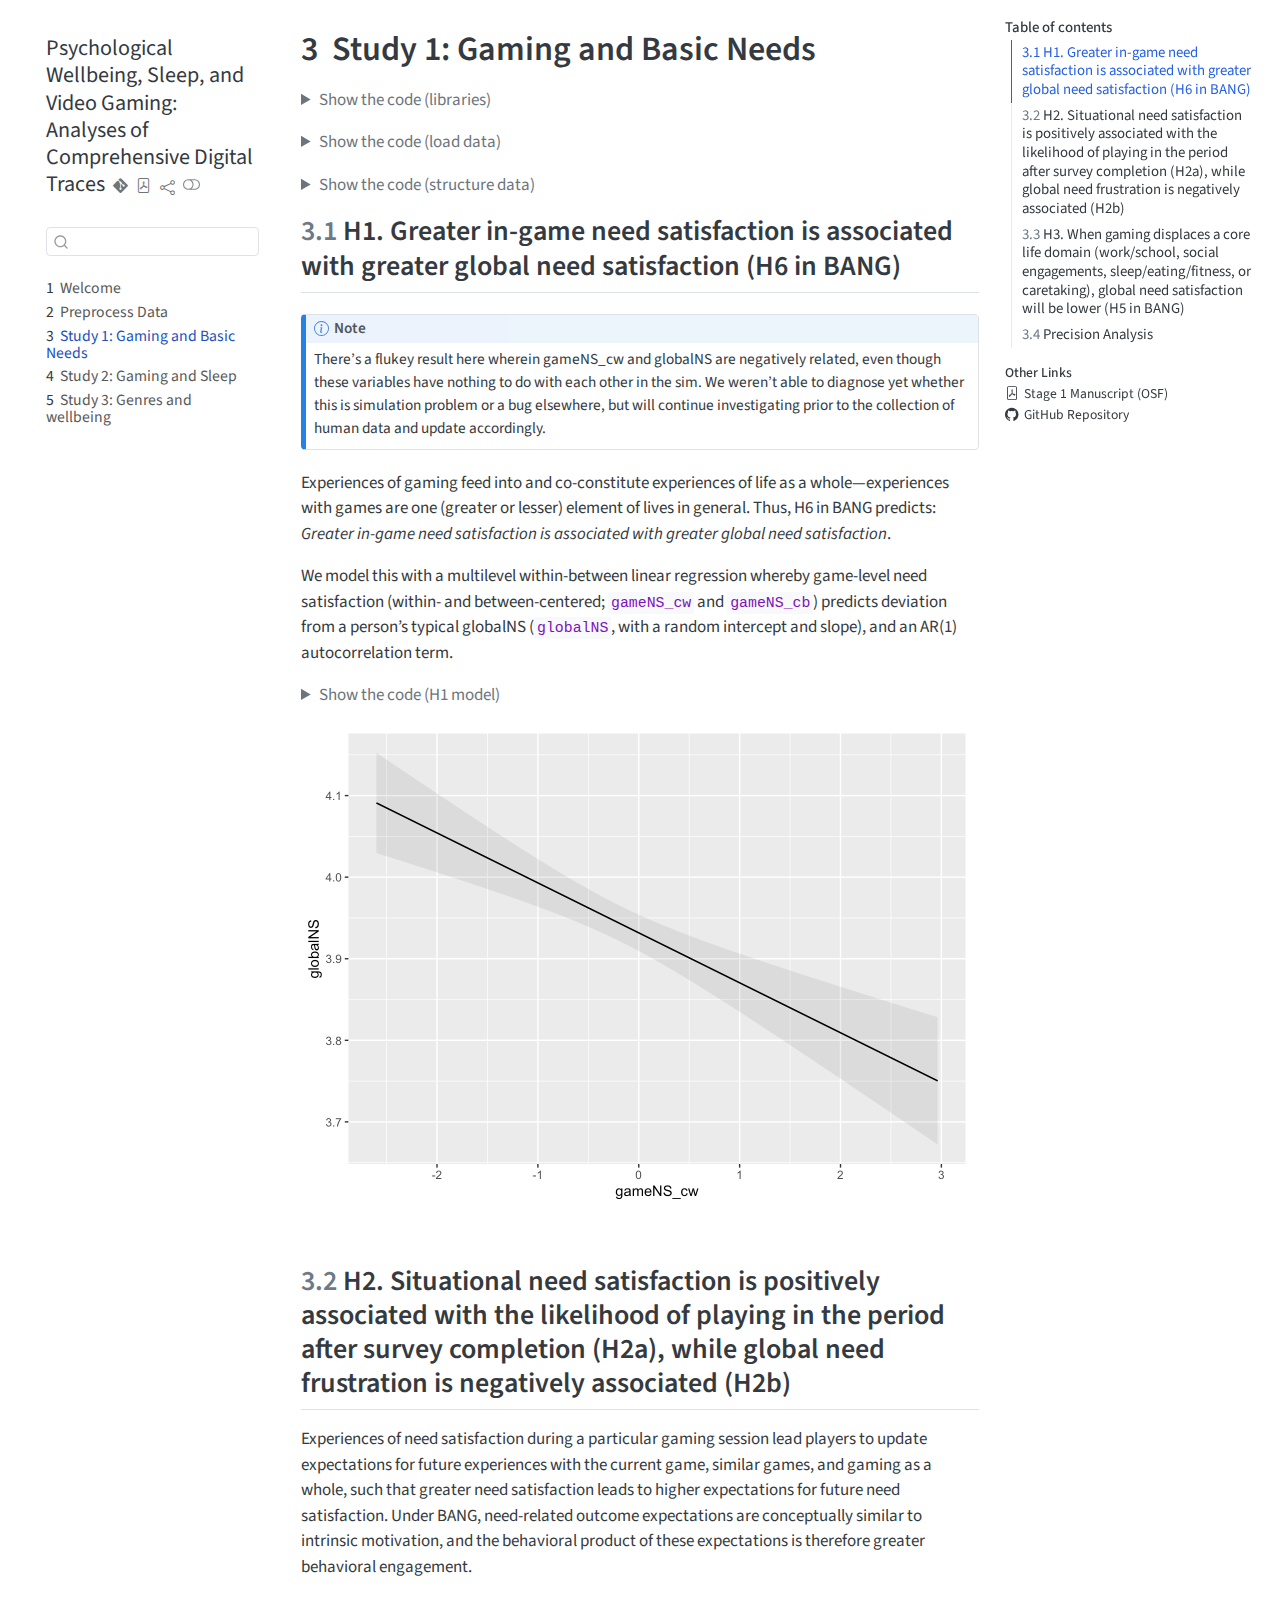
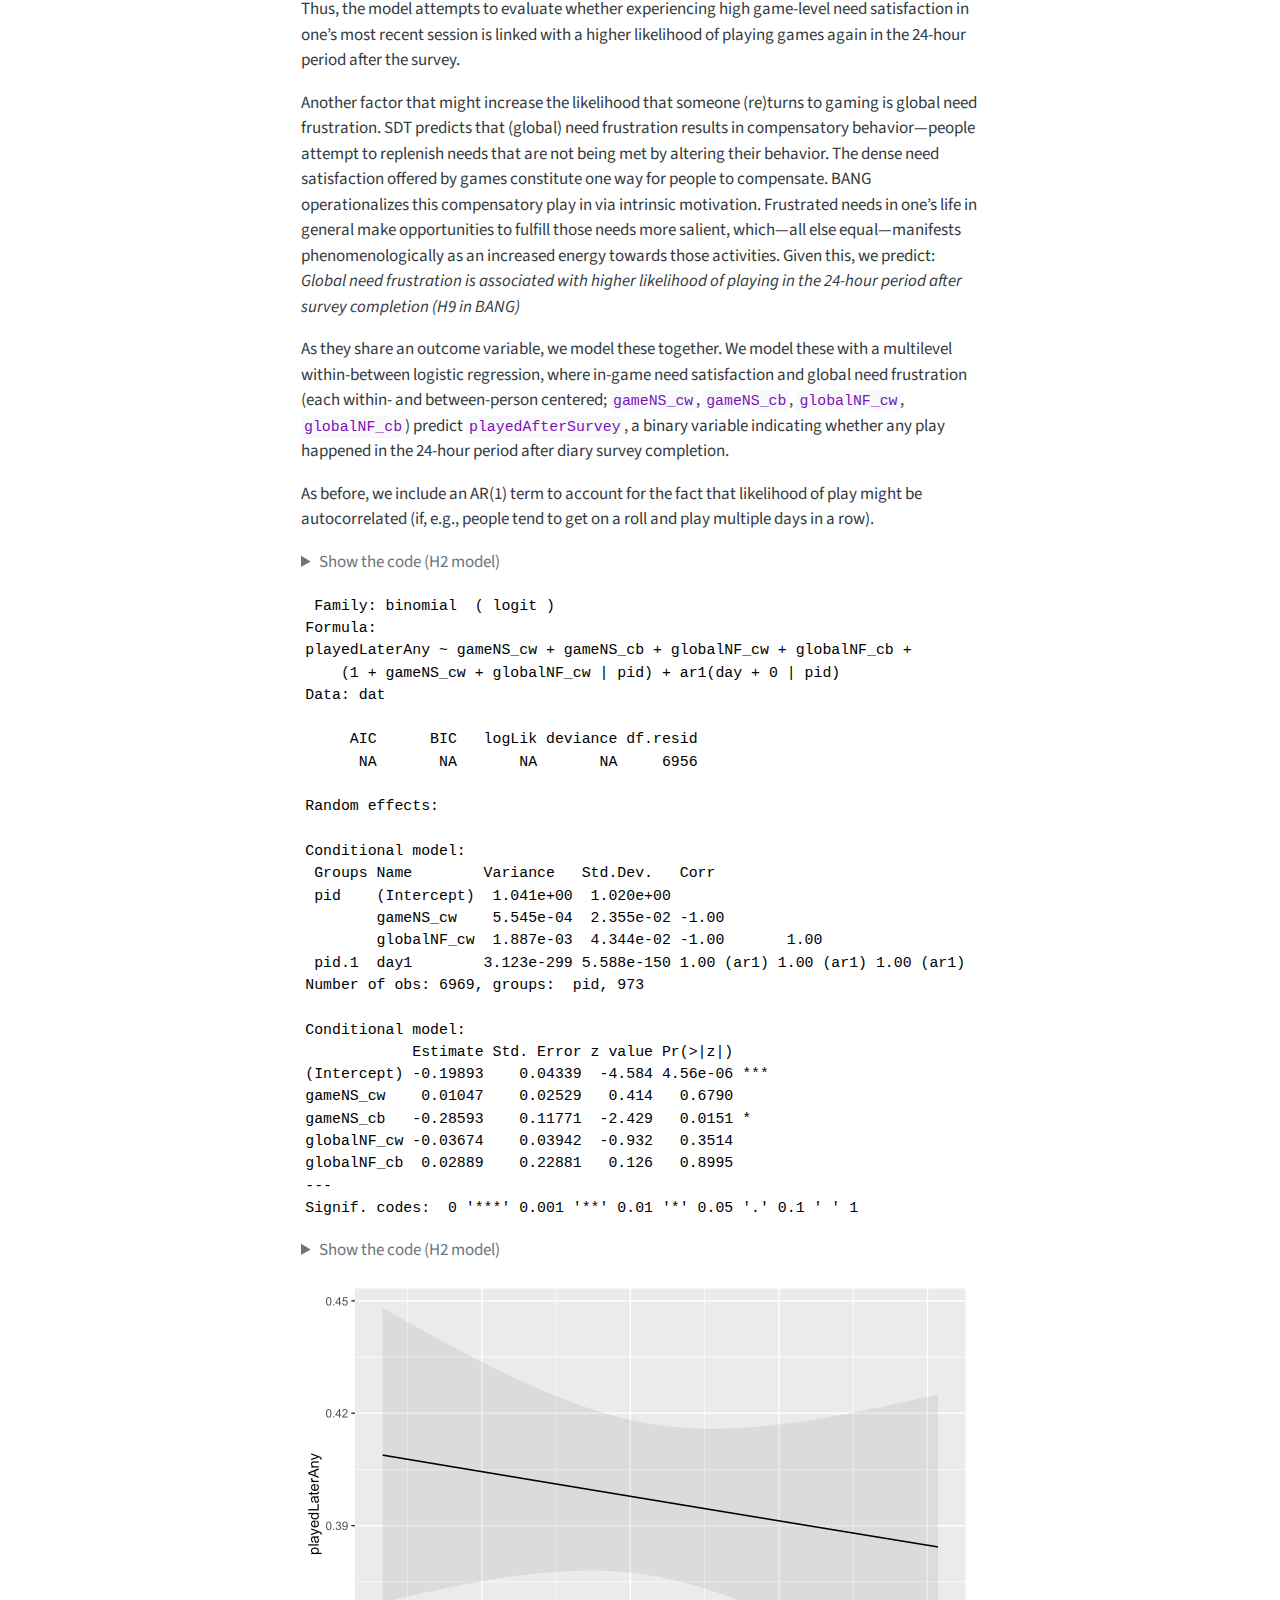
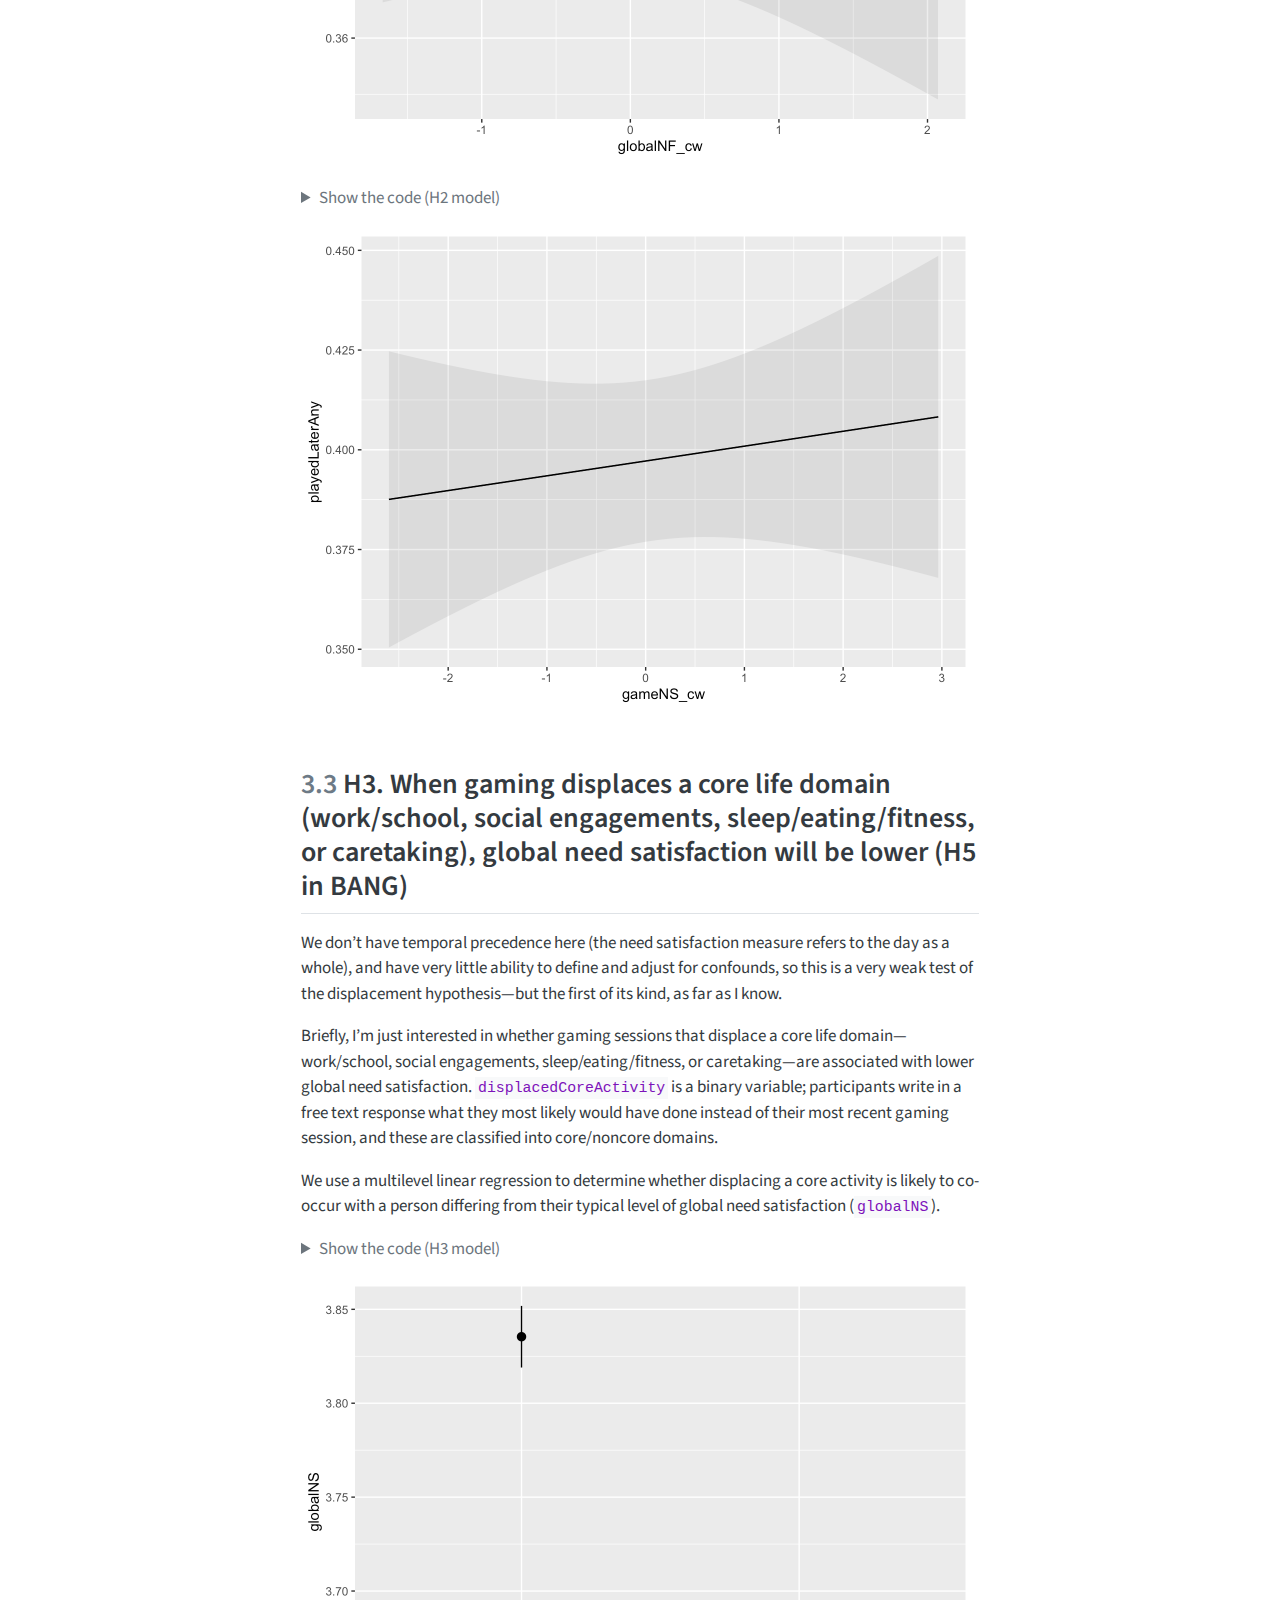
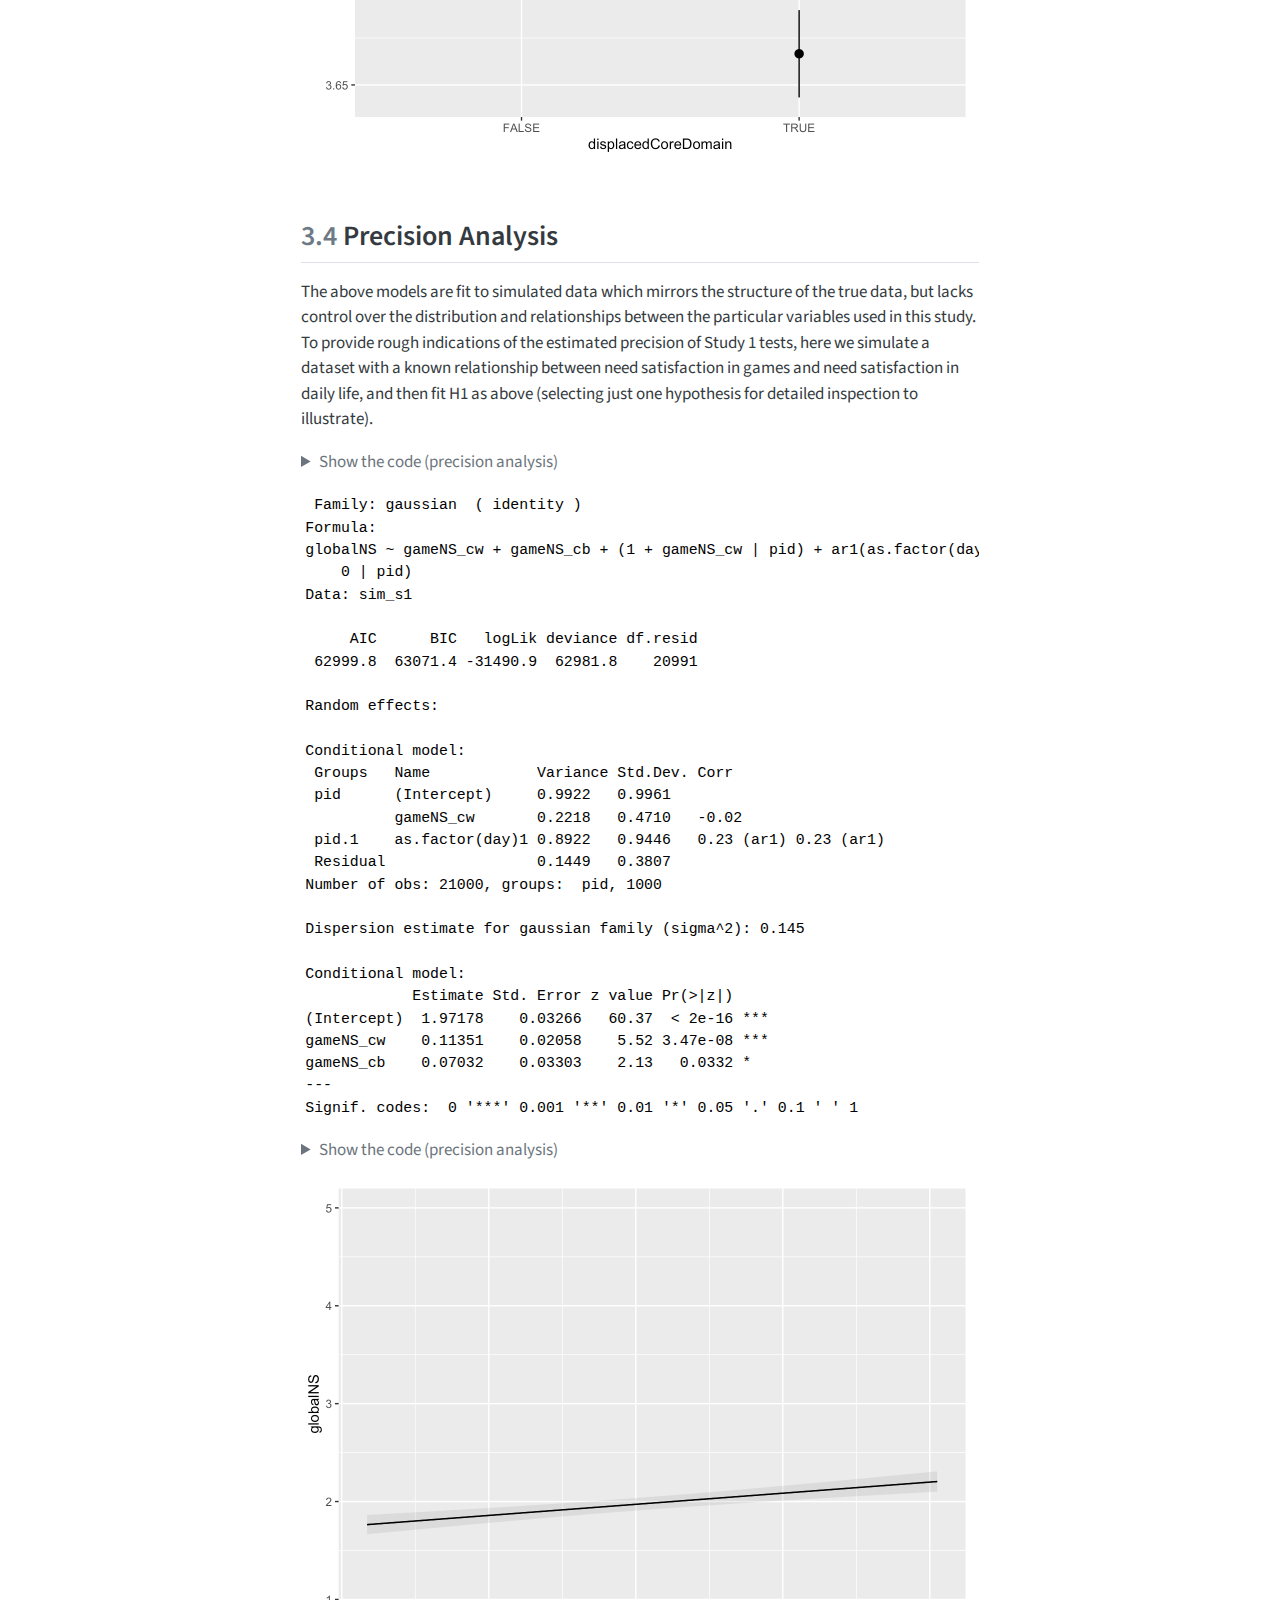
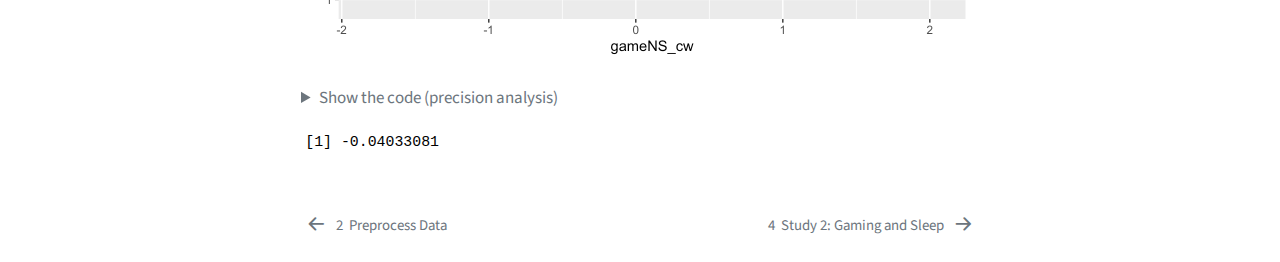
<file: docs/scripts/2_basicNeeds.html>
<!DOCTYPE html>
<html xmlns="http://www.w3.org/1999/xhtml" lang="en" xml:lang="en"><head>

<meta charset="utf-8">
<meta name="generator" content="quarto-1.4.549">

<meta name="viewport" content="width=device-width, initial-scale=1.0, user-scalable=yes">


<title>Psychological Wellbeing, Sleep, and Video Gaming: Analyses of Comprehensive Digital Traces - 3&nbsp; Study 1: Gaming and Basic Needs</title>
<style>
code{white-space: pre-wrap;}
span.smallcaps{font-variant: small-caps;}
div.columns{display: flex; gap: min(4vw, 1.5em);}
div.column{flex: auto; overflow-x: auto;}
div.hanging-indent{margin-left: 1.5em; text-indent: -1.5em;}
ul.task-list{list-style: none;}
ul.task-list li input[type="checkbox"] {
  width: 0.8em;
  margin: 0 0.8em 0.2em -1em; /* quarto-specific, see https://github.com/quarto-dev/quarto-cli/issues/4556 */ 
  vertical-align: middle;
}
/* CSS for syntax highlighting */
pre > code.sourceCode { white-space: pre; position: relative; }
pre > code.sourceCode > span { line-height: 1.25; }
pre > code.sourceCode > span:empty { height: 1.2em; }
.sourceCode { overflow: visible; }
code.sourceCode > span { color: inherit; text-decoration: inherit; }
div.sourceCode { margin: 1em 0; }
pre.sourceCode { margin: 0; }
@media screen {
div.sourceCode { overflow: auto; }
}
@media print {
pre > code.sourceCode { white-space: pre-wrap; }
pre > code.sourceCode > span { text-indent: -5em; padding-left: 5em; }
}
pre.numberSource code
  { counter-reset: source-line 0; }
pre.numberSource code > span
  { position: relative; left: -4em; counter-increment: source-line; }
pre.numberSource code > span > a:first-child::before
  { content: counter(source-line);
    position: relative; left: -1em; text-align: right; vertical-align: baseline;
    border: none; display: inline-block;
    -webkit-touch-callout: none; -webkit-user-select: none;
    -khtml-user-select: none; -moz-user-select: none;
    -ms-user-select: none; user-select: none;
    padding: 0 4px; width: 4em;
  }
pre.numberSource { margin-left: 3em;  padding-left: 4px; }
div.sourceCode
  {   }
@media screen {
pre > code.sourceCode > span > a:first-child::before { text-decoration: underline; }
}
</style>


<script src="../site_libs/quarto-nav/quarto-nav.js"></script>
<script src="../site_libs/quarto-nav/headroom.min.js"></script>
<script src="../site_libs/clipboard/clipboard.min.js"></script>
<script src="../site_libs/quarto-search/autocomplete.umd.js"></script>
<script src="../site_libs/quarto-search/fuse.min.js"></script>
<script src="../site_libs/quarto-search/quarto-search.js"></script>
<meta name="quarto:offset" content="../">
<link href="../scripts/3_sleep.html" rel="next">
<link href="../scripts/1_preprocess.html" rel="prev">
<script src="../site_libs/quarto-html/quarto.js"></script>
<script src="../site_libs/quarto-html/popper.min.js"></script>
<script src="../site_libs/quarto-html/tippy.umd.min.js"></script>
<script src="../site_libs/quarto-html/anchor.min.js"></script>
<link href="../site_libs/quarto-html/tippy.css" rel="stylesheet">
<link href="../site_libs/quarto-html/quarto-syntax-highlighting.css" rel="stylesheet" class="quarto-color-scheme" id="quarto-text-highlighting-styles">
<link href="../site_libs/quarto-html/quarto-syntax-highlighting-dark.css" rel="prefetch" class="quarto-color-scheme quarto-color-alternate" id="quarto-text-highlighting-styles">
<script src="../site_libs/bootstrap/bootstrap.min.js"></script>
<link href="../site_libs/bootstrap/bootstrap-icons.css" rel="stylesheet">
<link href="../site_libs/bootstrap/bootstrap.min.css" rel="stylesheet" class="quarto-color-scheme" id="quarto-bootstrap" data-mode="light">
<link href="../site_libs/bootstrap/bootstrap-dark.min.css" rel="prefetch" class="quarto-color-scheme quarto-color-alternate" id="quarto-bootstrap" data-mode="dark">
<script id="quarto-search-options" type="application/json">{
  "location": "sidebar",
  "copy-button": false,
  "collapse-after": 3,
  "panel-placement": "start",
  "type": "textbox",
  "limit": 50,
  "keyboard-shortcut": [
    "f",
    "/",
    "s"
  ],
  "show-item-context": false,
  "language": {
    "search-no-results-text": "No results",
    "search-matching-documents-text": "matching documents",
    "search-copy-link-title": "Copy link to search",
    "search-hide-matches-text": "Hide additional matches",
    "search-more-match-text": "more match in this document",
    "search-more-matches-text": "more matches in this document",
    "search-clear-button-title": "Clear",
    "search-text-placeholder": "",
    "search-detached-cancel-button-title": "Cancel",
    "search-submit-button-title": "Submit",
    "search-label": "Search"
  }
}</script>
<script async="" src="https://hypothes.is/embed.js"></script>
<script>
  window.document.addEventListener("DOMContentLoaded", function (_event) {
    document.body.classList.add('hypothesis-enabled');
  });
</script>


</head>

<body class="nav-sidebar floating">

<div id="quarto-search-results"></div>
  <header id="quarto-header" class="headroom fixed-top">
  <nav class="quarto-secondary-nav">
    <div class="container-fluid d-flex">
      <button type="button" class="quarto-btn-toggle btn" data-bs-toggle="collapse" data-bs-target=".quarto-sidebar-collapse-item" aria-controls="quarto-sidebar" aria-expanded="false" aria-label="Toggle sidebar navigation" onclick="if (window.quartoToggleHeadroom) { window.quartoToggleHeadroom(); }">
        <i class="bi bi-layout-text-sidebar-reverse"></i>
      </button>
        <nav class="quarto-page-breadcrumbs" aria-label="breadcrumb"><ol class="breadcrumb"><li class="breadcrumb-item"><a href="../scripts/2_basicNeeds.html"><span class="chapter-number">3</span>&nbsp; <span class="chapter-title">Study 1: Gaming and Basic Needs</span></a></li></ol></nav>
        <a class="flex-grow-1" role="button" data-bs-toggle="collapse" data-bs-target=".quarto-sidebar-collapse-item" aria-controls="quarto-sidebar" aria-expanded="false" aria-label="Toggle sidebar navigation" onclick="if (window.quartoToggleHeadroom) { window.quartoToggleHeadroom(); }">      
        </a>
      <button type="button" class="btn quarto-search-button" aria-label="" onclick="window.quartoOpenSearch();">
        <i class="bi bi-search"></i>
      </button>
    </div>
  </nav>
</header>
<!-- content -->
<div id="quarto-content" class="quarto-container page-columns page-rows-contents page-layout-full">
<!-- sidebar -->
  <nav id="quarto-sidebar" class="sidebar collapse collapse-horizontal quarto-sidebar-collapse-item sidebar-navigation floating overflow-auto">
    <div class="pt-lg-2 mt-2 text-left sidebar-header">
    <div class="sidebar-title mb-0 py-0">
      <a href="../">Psychological Wellbeing, Sleep, and Video Gaming: Analyses of Comprehensive Digital Traces</a> 
        <div class="sidebar-tools-main tools-wide">
    <a href="https://digital-wellbeing.github.io/platform-study-rr/" title="Source Code" class="quarto-navigation-tool px-1" aria-label="Source Code"><i class="bi bi-git"></i></a>
    <a href="../Psychological-Wellbeing,-Sleep,-and-Video-Gaming--Analyses-of-Comprehensive-Digital-Traces.pdf" title="Download PDF" class="quarto-navigation-tool px-1" aria-label="Download PDF"><i class="bi bi-file-pdf"></i></a>
    <div class="dropdown">
      <a href="" title="Share" id="quarto-navigation-tool-dropdown-0" class="quarto-navigation-tool dropdown-toggle px-1" data-bs-toggle="dropdown" aria-expanded="false" aria-label="Share"><i class="bi bi-share"></i></a>
      <ul class="dropdown-menu" aria-labelledby="quarto-navigation-tool-dropdown-0">
          <li>
            <a class="dropdown-item sidebar-tools-main-item" href="https://twitter.com/intent/tweet?url=|url|">
              <i class="bi bi-bi-twitter pe-1"></i>
            Twitter
            </a>
          </li>
          <li>
            <a class="dropdown-item sidebar-tools-main-item" href="https://www.facebook.com/sharer/sharer.php?u=|url|">
              <i class="bi bi-bi-facebook pe-1"></i>
            Facebook
            </a>
          </li>
      </ul>
    </div>
  <a href="" class="quarto-color-scheme-toggle quarto-navigation-tool  px-1" onclick="window.quartoToggleColorScheme(); return false;" title="Toggle dark mode"><i class="bi"></i></a>
</div>
    </div>
      </div>
        <div class="mt-2 flex-shrink-0 align-items-center">
        <div class="sidebar-search">
        <div id="quarto-search" class="" title="Search"></div>
        </div>
        </div>
    <div class="sidebar-menu-container"> 
    <ul class="list-unstyled mt-1">
        <li class="sidebar-item">
  <div class="sidebar-item-container"> 
  <a href="../index.html" class="sidebar-item-text sidebar-link">
 <span class="menu-text"><span class="chapter-number">1</span>&nbsp; <span class="chapter-title">Welcome</span></span></a>
  </div>
</li>
        <li class="sidebar-item">
  <div class="sidebar-item-container"> 
  <a href="../scripts/1_preprocess.html" class="sidebar-item-text sidebar-link">
 <span class="menu-text"><span class="chapter-number">2</span>&nbsp; <span class="chapter-title">Preprocess Data</span></span></a>
  </div>
</li>
        <li class="sidebar-item">
  <div class="sidebar-item-container"> 
  <a href="../scripts/2_basicNeeds.html" class="sidebar-item-text sidebar-link active">
 <span class="menu-text"><span class="chapter-number">3</span>&nbsp; <span class="chapter-title">Study 1: Gaming and Basic Needs</span></span></a>
  </div>
</li>
        <li class="sidebar-item">
  <div class="sidebar-item-container"> 
  <a href="../scripts/3_sleep.html" class="sidebar-item-text sidebar-link">
 <span class="menu-text"><span class="chapter-number">4</span>&nbsp; <span class="chapter-title">Study 2: Gaming and Sleep</span></span></a>
  </div>
</li>
        <li class="sidebar-item">
  <div class="sidebar-item-container"> 
  <a href="../scripts/4_genres.html" class="sidebar-item-text sidebar-link">
 <span class="menu-text"><span class="chapter-number">5</span>&nbsp; <span class="chapter-title">Study 3: Genres and wellbeing</span></span></a>
  </div>
</li>
    </ul>
    </div>
</nav>
<div id="quarto-sidebar-glass" class="quarto-sidebar-collapse-item" data-bs-toggle="collapse" data-bs-target=".quarto-sidebar-collapse-item"></div>
<!-- margin-sidebar -->
    <div id="quarto-margin-sidebar" class="sidebar margin-sidebar">
        <nav id="TOC" role="doc-toc" class="toc-active">
    <h2 id="toc-title">Table of contents</h2>
   
  <ul>
  <li><a href="#h1.-greater-in-game-need-satisfaction-is-associated-with-greater-global-need-satisfaction-h6-in-bang" id="toc-h1.-greater-in-game-need-satisfaction-is-associated-with-greater-global-need-satisfaction-h6-in-bang" class="nav-link active" data-scroll-target="#h1.-greater-in-game-need-satisfaction-is-associated-with-greater-global-need-satisfaction-h6-in-bang"><span class="header-section-number">3.1</span> H1. Greater in-game need satisfaction is associated with greater global need satisfaction (H6 in BANG)</a></li>
  <li><a href="#h2.-situational-need-satisfaction-is-positively-associated-with-the-likelihood-of-playing-in-the-period-after-survey-completion-h2a-while-global-need-frustration-is-negatively-associated-h2b" id="toc-h2.-situational-need-satisfaction-is-positively-associated-with-the-likelihood-of-playing-in-the-period-after-survey-completion-h2a-while-global-need-frustration-is-negatively-associated-h2b" class="nav-link" data-scroll-target="#h2.-situational-need-satisfaction-is-positively-associated-with-the-likelihood-of-playing-in-the-period-after-survey-completion-h2a-while-global-need-frustration-is-negatively-associated-h2b"><span class="header-section-number">3.2</span> H2. Situational need satisfaction is positively associated with the likelihood of playing in the period after survey completion (H2a), while global need frustration is negatively associated (H2b)</a></li>
  <li><a href="#h3.-when-gaming-displaces-a-core-life-domain-workschool-social-engagements-sleepeatingfitness-or-caretaking-global-need-satisfaction-will-be-lower-h5-in-bang" id="toc-h3.-when-gaming-displaces-a-core-life-domain-workschool-social-engagements-sleepeatingfitness-or-caretaking-global-need-satisfaction-will-be-lower-h5-in-bang" class="nav-link" data-scroll-target="#h3.-when-gaming-displaces-a-core-life-domain-workschool-social-engagements-sleepeatingfitness-or-caretaking-global-need-satisfaction-will-be-lower-h5-in-bang"><span class="header-section-number">3.3</span> H3. When gaming displaces a core life domain (work/school, social engagements, sleep/eating/fitness, or caretaking), global need satisfaction will be lower (H5 in BANG)</a></li>
  <li><a href="#precision-analysis" id="toc-precision-analysis" class="nav-link" data-scroll-target="#precision-analysis"><span class="header-section-number">3.4</span> Precision Analysis</a></li>
  </ul>
<div class="quarto-other-links"><h2>Other Links</h2><ul><li><a href="https://osf.io/pb5nu"><i class="bi bi-file-pdf"></i>Stage 1 Manuscript (OSF)</a></li><li><a href="https://digital-wellbeing.github.io/platform-study-rr/"><i class="bi bi-github"></i>GitHub Repository</a></li></ul></div></nav>
    </div>
<!-- main -->
<main class="content column-body" id="quarto-document-content">

<header id="title-block-header" class="quarto-title-block default">
<div class="quarto-title">
<h1 class="title"><span class="chapter-number">3</span>&nbsp; <span class="chapter-title">Study 1: Gaming and Basic Needs</span></h1>
</div>



<div class="quarto-title-meta column-body">

    
  
    
  </div>
  


</header>


<div class="cell">
<details class="code-fold">
<summary>Show the code (libraries)</summary>
<div class="sourceCode cell-code" id="cb1"><pre class="sourceCode r code-with-copy"><code class="sourceCode r"><span id="cb1-1"><a href="#cb1-1" aria-hidden="true" tabindex="-1"></a><span class="cf">if</span> (<span class="sc">!</span><span class="fu">require</span>(<span class="st">"pacman"</span>)) <span class="fu">install.packages</span>(<span class="st">"pacman"</span>)</span>
<span id="cb1-2"><a href="#cb1-2" aria-hidden="true" tabindex="-1"></a><span class="fu">library</span>(pacman)</span>
<span id="cb1-3"><a href="#cb1-3" aria-hidden="true" tabindex="-1"></a></span>
<span id="cb1-4"><a href="#cb1-4" aria-hidden="true" tabindex="-1"></a><span class="fu">p_load</span>(tidyverse, lme4, marginaleffects, glmmTMB, mice, modelsummary)</span></code><button title="Copy to Clipboard" class="code-copy-button"><i class="bi"></i></button></pre></div>
</details>
</div>
<div class="cell">
<details class="code-fold">
<summary>Show the code (load data)</summary>
<div class="sourceCode cell-code" id="cb2"><pre class="sourceCode r code-with-copy"><code class="sourceCode r"><span id="cb2-1"><a href="#cb2-1" aria-hidden="true" tabindex="-1"></a>diary <span class="ot">&lt;-</span> <span class="fu">read_csv</span>(<span class="st">"data/data-synthetic-clean/synDiaryClean.csv.gz"</span>) <span class="co"># requires that the preprocessing script has been run</span></span>
<span id="cb2-2"><a href="#cb2-2" aria-hidden="true" tabindex="-1"></a>intake <span class="ot">&lt;-</span> <span class="fu">read_csv</span>(<span class="st">"data/data-synthetic-clean/synIntakeClean.csv.gz"</span>)</span>
<span id="cb2-3"><a href="#cb2-3" aria-hidden="true" tabindex="-1"></a>nin <span class="ot">&lt;-</span> <span class="fu">read_csv</span>(<span class="st">"data/data-synthetic-clean/synNintendoClean.csv.gz"</span>)</span>
<span id="cb2-4"><a href="#cb2-4" aria-hidden="true" tabindex="-1"></a>xbox <span class="ot">&lt;-</span> <span class="fu">read_csv</span>(<span class="st">"data/data-synthetic-clean/synXboxClean.csv.gz"</span>)</span>
<span id="cb2-5"><a href="#cb2-5" aria-hidden="true" tabindex="-1"></a>steam <span class="ot">&lt;-</span> <span class="fu">read_csv</span>(<span class="st">"data/data-synthetic-clean/synSteamClean.csv.gz"</span>)</span></code><button title="Copy to Clipboard" class="code-copy-button"><i class="bi"></i></button></pre></div>
</details>
</div>
<div class="cell">
<details class="code-fold">
<summary>Show the code (structure data)</summary>
<div class="sourceCode cell-code" id="cb3"><pre class="sourceCode r code-with-copy"><code class="sourceCode r"><span id="cb3-1"><a href="#cb3-1" aria-hidden="true" tabindex="-1"></a>dat <span class="ot">&lt;-</span> diary <span class="sc">|&gt;</span></span>
<span id="cb3-2"><a href="#cb3-2" aria-hidden="true" tabindex="-1"></a>  <span class="fu">left_join</span>(intake <span class="sc">|&gt;</span> <span class="fu">select</span>(pid, age, gender, eduLevel, employment),</span>
<span id="cb3-3"><a href="#cb3-3" aria-hidden="true" tabindex="-1"></a>    <span class="at">by =</span> <span class="st">"pid"</span></span>
<span id="cb3-4"><a href="#cb3-4" aria-hidden="true" tabindex="-1"></a>  ) <span class="sc">|&gt;</span></span>
<span id="cb3-5"><a href="#cb3-5" aria-hidden="true" tabindex="-1"></a>  <span class="fu">mutate</span>(<span class="at">pid =</span> <span class="fu">as.character</span>(pid)) <span class="sc">|&gt;</span></span>
<span id="cb3-6"><a href="#cb3-6" aria-hidden="true" tabindex="-1"></a>  <span class="co"># this is needed otherwise nlme and marginaleffects don't play nicely</span></span>
<span id="cb3-7"><a href="#cb3-7" aria-hidden="true" tabindex="-1"></a>  <span class="fu">mutate</span>(</span>
<span id="cb3-8"><a href="#cb3-8" aria-hidden="true" tabindex="-1"></a>    <span class="at">gender =</span> <span class="fu">factor</span>(gender),</span>
<span id="cb3-9"><a href="#cb3-9" aria-hidden="true" tabindex="-1"></a>    <span class="at">eduLevel =</span> <span class="fu">factor</span>(eduLevel),</span>
<span id="cb3-10"><a href="#cb3-10" aria-hidden="true" tabindex="-1"></a>    <span class="at">employment =</span> <span class="fu">factor</span>(employment),</span>
<span id="cb3-11"><a href="#cb3-11" aria-hidden="true" tabindex="-1"></a>    <span class="at">day =</span> <span class="fu">factor</span>(day)</span>
<span id="cb3-12"><a href="#cb3-12" aria-hidden="true" tabindex="-1"></a>  )</span></code><button title="Copy to Clipboard" class="code-copy-button"><i class="bi"></i></button></pre></div>
</details>
</div>
<section id="h1.-greater-in-game-need-satisfaction-is-associated-with-greater-global-need-satisfaction-h6-in-bang" class="level2" data-number="3.1">
<h2 data-number="3.1" class="anchored" data-anchor-id="h1.-greater-in-game-need-satisfaction-is-associated-with-greater-global-need-satisfaction-h6-in-bang"><span class="header-section-number">3.1</span> H1. Greater in-game need satisfaction is associated with greater global need satisfaction (H6 in BANG)</h2>
<div class="callout callout-style-default callout-note callout-titled">
<div class="callout-header d-flex align-content-center">
<div class="callout-icon-container">
<i class="callout-icon"></i>
</div>
<div class="callout-title-container flex-fill">
Note
</div>
</div>
<div class="callout-body-container callout-body">
<p>There’s a flukey result here wherein gameNS_cw and globalNS are negatively related, even though these variables have nothing to do with each other in the sim. We weren’t able to diagnose yet whether this is simulation problem or a bug elsewhere, but will continue investigating prior to the collection of human data and update accordingly.</p>
</div>
</div>
<p>Experiences of gaming feed into and co-constitute experiences of life as a whole—experiences with games are one (greater or lesser) element of lives in general. Thus, H6 in BANG predicts: <em>Greater in-game need satisfaction is associated with greater global need satisfaction</em>.</p>
<p>We model this with a multilevel within-between linear regression whereby game-level need satisfaction (within- and between-centered; <code>gameNS_cw</code> and <code>gameNS_cb</code>) predicts deviation from a person’s typical globalNS (<code>globalNS</code>, with a random intercept and slope), and an AR(1) autocorrelation term.</p>
<div class="cell">
<details class="code-fold">
<summary>Show the code (H1 model)</summary>
<div class="sourceCode cell-code" id="cb4"><pre class="sourceCode r code-with-copy"><code class="sourceCode r"><span id="cb4-1"><a href="#cb4-1" aria-hidden="true" tabindex="-1"></a>h1mod <span class="ot">&lt;-</span> <span class="fu">glmmTMB</span>(globalNS <span class="sc">~</span> gameNS_cw <span class="sc">+</span> gameNS_cb <span class="sc">+</span> (<span class="dv">1</span> <span class="sc">+</span> gameNS_cw <span class="sc">|</span> pid) <span class="sc">+</span> <span class="fu">ar1</span>(day <span class="sc">+</span> <span class="dv">0</span> <span class="sc">|</span> pid),</span>
<span id="cb4-2"><a href="#cb4-2" aria-hidden="true" tabindex="-1"></a>  <span class="at">data =</span> dat</span>
<span id="cb4-3"><a href="#cb4-3" aria-hidden="true" tabindex="-1"></a>)</span>
<span id="cb4-4"><a href="#cb4-4" aria-hidden="true" tabindex="-1"></a></span>
<span id="cb4-5"><a href="#cb4-5" aria-hidden="true" tabindex="-1"></a><span class="fu">plot_predictions</span>(h1mod, <span class="at">condition =</span> <span class="st">"gameNS_cw"</span>, <span class="at">vcov =</span> <span class="cn">TRUE</span>)</span></code><button title="Copy to Clipboard" class="code-copy-button"><i class="bi"></i></button></pre></div>
</details>
<div class="cell-output-display">
<div>
<figure class="figure">
<p><img src="2_basicNeeds_files/figure-html/h1-model-1.png" class="img-fluid figure-img" width="672"></p>
</figure>
</div>
</div>
</div>
</section>
<section id="h2.-situational-need-satisfaction-is-positively-associated-with-the-likelihood-of-playing-in-the-period-after-survey-completion-h2a-while-global-need-frustration-is-negatively-associated-h2b" class="level2" data-number="3.2">
<h2 data-number="3.2" class="anchored" data-anchor-id="h2.-situational-need-satisfaction-is-positively-associated-with-the-likelihood-of-playing-in-the-period-after-survey-completion-h2a-while-global-need-frustration-is-negatively-associated-h2b"><span class="header-section-number">3.2</span> H2. Situational need satisfaction is positively associated with the likelihood of playing in the period after survey completion (H2a), while global need frustration is negatively associated (H2b)</h2>
<p>Experiences of need satisfaction during a particular gaming session lead players to update expectations for future experiences with the current game, similar games, and gaming as a whole, such that greater need satisfaction leads to higher expectations for future need satisfaction. Under BANG, need-related outcome expectations are conceptually similar to intrinsic motivation, and the behavioral product of these expectations is therefore greater behavioral engagement.</p>
<p>Thus, the model attempts to evaluate whether experiencing high game-level need satisfaction in one’s most recent session is linked with a higher likelihood of playing games again in the 24-hour period after the survey.</p>
<p>Another factor that might increase the likelihood that someone (re)turns to gaming is global need frustration. SDT predicts that (global) need frustration results in compensatory behavior—people attempt to replenish needs that are not being met by altering their behavior. The dense need satisfaction offered by games constitute one way for people to compensate. BANG operationalizes this compensatory play in via intrinsic motivation. Frustrated needs in one’s life in general make opportunities to fulfill those needs more salient, which—all else equal—manifests phenomenologically as an increased energy towards those activities. Given this, we predict: <em>Global need frustration is associated with higher likelihood of playing in the 24-hour period after survey completion (H9 in BANG)</em></p>
<p>As they share an outcome variable, we model these together. We model these with a multilevel within-between logistic regression, where in-game need satisfaction and global need frustration (each within- and between-person centered; <code>gameNS_cw</code>, <code>gameNS_cb</code>, <code>globalNF_cw</code>, <code>globalNF_cb</code>) predict <code>playedAfterSurvey</code>, a binary variable indicating whether any play happened in the 24-hour period after diary survey completion.</p>
<p>As before, we include an AR(1) term to account for the fact that likelihood of play might be autocorrelated (if, e.g., people tend to get on a roll and play multiple days in a row).</p>
<div class="cell">
<details class="code-fold">
<summary>Show the code (H2 model)</summary>
<div class="sourceCode cell-code" id="cb5"><pre class="sourceCode r code-with-copy"><code class="sourceCode r"><span id="cb5-1"><a href="#cb5-1" aria-hidden="true" tabindex="-1"></a>h2mod <span class="ot">&lt;-</span> <span class="fu">glmmTMB</span>(</span>
<span id="cb5-2"><a href="#cb5-2" aria-hidden="true" tabindex="-1"></a>  playedLaterAny <span class="sc">~</span> gameNS_cw <span class="sc">+</span> gameNS_cb <span class="sc">+</span> globalNF_cw <span class="sc">+</span> globalNF_cb <span class="sc">+</span></span>
<span id="cb5-3"><a href="#cb5-3" aria-hidden="true" tabindex="-1"></a>    (<span class="dv">1</span> <span class="sc">+</span> gameNS_cw <span class="sc">+</span> globalNF_cw <span class="sc">|</span> pid) <span class="sc">+</span> <span class="fu">ar1</span>(day <span class="sc">+</span> <span class="dv">0</span> <span class="sc">|</span> pid),</span>
<span id="cb5-4"><a href="#cb5-4" aria-hidden="true" tabindex="-1"></a>  <span class="at">data =</span> dat,</span>
<span id="cb5-5"><a href="#cb5-5" aria-hidden="true" tabindex="-1"></a>  <span class="at">family =</span> <span class="fu">binomial</span>(<span class="at">link =</span> <span class="st">"logit"</span>),</span>
<span id="cb5-6"><a href="#cb5-6" aria-hidden="true" tabindex="-1"></a>  <span class="at">dispformula =</span> <span class="sc">~</span><span class="dv">1</span>,</span>
<span id="cb5-7"><a href="#cb5-7" aria-hidden="true" tabindex="-1"></a>  <span class="at">ziformula =</span> <span class="sc">~</span><span class="dv">0</span></span>
<span id="cb5-8"><a href="#cb5-8" aria-hidden="true" tabindex="-1"></a>)</span>
<span id="cb5-9"><a href="#cb5-9" aria-hidden="true" tabindex="-1"></a></span>
<span id="cb5-10"><a href="#cb5-10" aria-hidden="true" tabindex="-1"></a><span class="fu">summary</span>(h2mod)</span></code><button title="Copy to Clipboard" class="code-copy-button"><i class="bi"></i></button></pre></div>
</details>
<div class="cell-output cell-output-stdout">
<pre><code> Family: binomial  ( logit )
Formula:          
playedLaterAny ~ gameNS_cw + gameNS_cb + globalNF_cw + globalNF_cb +  
    (1 + gameNS_cw + globalNF_cw | pid) + ar1(day + 0 | pid)
Data: dat

     AIC      BIC   logLik deviance df.resid 
      NA       NA       NA       NA     6956 

Random effects:

Conditional model:
 Groups Name        Variance   Std.Dev.   Corr                            
 pid    (Intercept)  1.041e+00  1.020e+00                                 
        gameNS_cw    5.545e-04  2.355e-02 -1.00                           
        globalNF_cw  1.887e-03  4.344e-02 -1.00       1.00                
 pid.1  day1        3.123e-299 5.588e-150 1.00 (ar1) 1.00 (ar1) 1.00 (ar1)
Number of obs: 6969, groups:  pid, 973

Conditional model:
            Estimate Std. Error z value Pr(&gt;|z|)    
(Intercept) -0.19893    0.04339  -4.584 4.56e-06 ***
gameNS_cw    0.01047    0.02529   0.414   0.6790    
gameNS_cb   -0.28593    0.11771  -2.429   0.0151 *  
globalNF_cw -0.03674    0.03942  -0.932   0.3514    
globalNF_cb  0.02889    0.22881   0.126   0.8995    
---
Signif. codes:  0 '***' 0.001 '**' 0.01 '*' 0.05 '.' 0.1 ' ' 1</code></pre>
</div>
<details class="code-fold">
<summary>Show the code (H2 model)</summary>
<div class="sourceCode cell-code" id="cb7"><pre class="sourceCode r code-with-copy"><code class="sourceCode r"><span id="cb7-1"><a href="#cb7-1" aria-hidden="true" tabindex="-1"></a><span class="fu">plot_predictions</span>(h2mod, <span class="at">condition =</span> <span class="st">"globalNF_cw"</span>, <span class="at">vcov =</span> <span class="cn">TRUE</span>)</span></code><button title="Copy to Clipboard" class="code-copy-button"><i class="bi"></i></button></pre></div>
</details>
<div class="cell-output-display">
<div>
<figure class="figure">
<p><img src="2_basicNeeds_files/figure-html/h2-model-1.png" class="img-fluid figure-img" width="672"></p>
</figure>
</div>
</div>
<details class="code-fold">
<summary>Show the code (H2 model)</summary>
<div class="sourceCode cell-code" id="cb8"><pre class="sourceCode r code-with-copy"><code class="sourceCode r"><span id="cb8-1"><a href="#cb8-1" aria-hidden="true" tabindex="-1"></a><span class="fu">plot_predictions</span>(h2mod, <span class="at">condition =</span> <span class="st">"gameNS_cw"</span>, <span class="at">vcov =</span> <span class="cn">TRUE</span>)</span></code><button title="Copy to Clipboard" class="code-copy-button"><i class="bi"></i></button></pre></div>
</details>
<div class="cell-output-display">
<div>
<figure class="figure">
<p><img src="2_basicNeeds_files/figure-html/h2-model-2.png" class="img-fluid figure-img" width="672"></p>
</figure>
</div>
</div>
</div>
</section>
<section id="h3.-when-gaming-displaces-a-core-life-domain-workschool-social-engagements-sleepeatingfitness-or-caretaking-global-need-satisfaction-will-be-lower-h5-in-bang" class="level2" data-number="3.3">
<h2 data-number="3.3" class="anchored" data-anchor-id="h3.-when-gaming-displaces-a-core-life-domain-workschool-social-engagements-sleepeatingfitness-or-caretaking-global-need-satisfaction-will-be-lower-h5-in-bang"><span class="header-section-number">3.3</span> H3. When gaming displaces a core life domain (work/school, social engagements, sleep/eating/fitness, or caretaking), global need satisfaction will be lower (H5 in BANG)</h2>
<p>We don’t have temporal precedence here (the need satisfaction measure refers to the day as a whole), and have very little ability to define and adjust for confounds, so this is a very weak test of the displacement hypothesis—but the first of its kind, as far as I know.</p>
<p>Briefly, I’m just interested in whether gaming sessions that displace a core life domain—work/school, social engagements, sleep/eating/fitness, or caretaking—are associated with lower global need satisfaction. <code>displacedCoreActivity</code> is a binary variable; participants write in a free text response what they most likely would have done instead of their most recent gaming session, and these are classified into core/noncore domains.</p>
<p>We use a multilevel linear regression to determine whether displacing a core activity is likely to co-occur with a person differing from their typical level of global need satisfaction (<code>globalNS</code>).</p>
<div class="cell">
<details class="code-fold">
<summary>Show the code (H3 model)</summary>
<div class="sourceCode cell-code" id="cb9"><pre class="sourceCode r code-with-copy"><code class="sourceCode r"><span id="cb9-1"><a href="#cb9-1" aria-hidden="true" tabindex="-1"></a>h3mod <span class="ot">&lt;-</span> <span class="fu">glmmTMB</span>(globalNS <span class="sc">~</span> displacedCoreDomain <span class="sc">+</span> (<span class="dv">1</span> <span class="sc">+</span> displacedCoreDomain <span class="sc">|</span> pid) <span class="sc">+</span> <span class="fu">ar1</span>(day <span class="sc">+</span> <span class="dv">0</span> <span class="sc">|</span> pid),</span>
<span id="cb9-2"><a href="#cb9-2" aria-hidden="true" tabindex="-1"></a>  <span class="at">data =</span> dat</span>
<span id="cb9-3"><a href="#cb9-3" aria-hidden="true" tabindex="-1"></a>)</span>
<span id="cb9-4"><a href="#cb9-4" aria-hidden="true" tabindex="-1"></a><span class="fu">plot_predictions</span>(h3mod, <span class="at">condition =</span> <span class="st">"displacedCoreDomain"</span>, <span class="at">vcov =</span> <span class="cn">TRUE</span>)</span></code><button title="Copy to Clipboard" class="code-copy-button"><i class="bi"></i></button></pre></div>
</details>
<div class="cell-output-display">
<div>
<figure class="figure">
<p><img src="2_basicNeeds_files/figure-html/h3-model-1.png" class="img-fluid figure-img" width="672"></p>
</figure>
</div>
</div>
</div>
</section>
<section id="precision-analysis" class="level2" data-number="3.4">
<h2 data-number="3.4" class="anchored" data-anchor-id="precision-analysis"><span class="header-section-number">3.4</span> Precision Analysis</h2>
<p>The above models are fit to simulated data which mirrors the structure of the true data, but lacks control over the distribution and relationships between the particular variables used in this study. To provide rough indications of the estimated precision of Study 1 tests, here we simulate a dataset with a known relationship between need satisfaction in games and need satisfaction in daily life, and then fit H1 as above (selecting just one hypothesis for detailed inspection to illustrate).</p>
<div class="cell">
<details class="code-fold">
<summary>Show the code (precision analysis)</summary>
<div class="sourceCode cell-code" id="cb10"><pre class="sourceCode r code-with-copy"><code class="sourceCode r"><span id="cb10-1"><a href="#cb10-1" aria-hidden="true" tabindex="-1"></a><span class="co"># sim parameters</span></span>
<span id="cb10-2"><a href="#cb10-2" aria-hidden="true" tabindex="-1"></a>n_pid <span class="ot">&lt;-</span> <span class="dv">1000</span>  </span>
<span id="cb10-3"><a href="#cb10-3" aria-hidden="true" tabindex="-1"></a>n_days <span class="ot">&lt;-</span> <span class="dv">21</span></span>
<span id="cb10-4"><a href="#cb10-4" aria-hidden="true" tabindex="-1"></a>beta_0 <span class="ot">&lt;-</span> <span class="fl">2.0</span>  <span class="co"># global intercept</span></span>
<span id="cb10-5"><a href="#cb10-5" aria-hidden="true" tabindex="-1"></a>beta_cw <span class="ot">&lt;-</span> <span class="fl">0.1</span>  <span class="co"># global slope for within-person </span></span>
<span id="cb10-6"><a href="#cb10-6" aria-hidden="true" tabindex="-1"></a>beta_cb <span class="ot">&lt;-</span> <span class="fl">0.1</span>  <span class="co"># global slope for between-person </span></span>
<span id="cb10-7"><a href="#cb10-7" aria-hidden="true" tabindex="-1"></a>sigma_cw <span class="ot">&lt;-</span> .<span class="dv">5</span></span>
<span id="cb10-8"><a href="#cb10-8" aria-hidden="true" tabindex="-1"></a>sigma_intercept <span class="ot">&lt;-</span> <span class="fl">1.0</span>  <span class="co"># Random intercept SD</span></span>
<span id="cb10-9"><a href="#cb10-9" aria-hidden="true" tabindex="-1"></a>sigma_slope <span class="ot">&lt;-</span> <span class="fl">0.5</span>  <span class="co"># Random slope SD</span></span>
<span id="cb10-10"><a href="#cb10-10" aria-hidden="true" tabindex="-1"></a>sigma_residual <span class="ot">&lt;-</span> <span class="dv">1</span>  <span class="co"># Residual SD</span></span>
<span id="cb10-11"><a href="#cb10-11" aria-hidden="true" tabindex="-1"></a>rho <span class="ot">&lt;-</span> <span class="fl">0.2</span>  <span class="co"># AR(1) autocorrelation coefficient</span></span>
<span id="cb10-12"><a href="#cb10-12" aria-hidden="true" tabindex="-1"></a></span>
<span id="cb10-13"><a href="#cb10-13" aria-hidden="true" tabindex="-1"></a>sim_s1 <span class="ot">&lt;-</span> dat <span class="sc">|&gt;</span> </span>
<span id="cb10-14"><a href="#cb10-14" aria-hidden="true" tabindex="-1"></a>  <span class="fu">group_by</span>(pid) <span class="sc">|&gt;</span></span>
<span id="cb10-15"><a href="#cb10-15" aria-hidden="true" tabindex="-1"></a>  <span class="fu">mutate</span>(</span>
<span id="cb10-16"><a href="#cb10-16" aria-hidden="true" tabindex="-1"></a>    <span class="at">random_intercept =</span> <span class="fu">rnorm</span>(<span class="dv">1</span>, <span class="at">mean =</span> <span class="dv">0</span>, <span class="at">sd =</span> sigma_intercept),</span>
<span id="cb10-17"><a href="#cb10-17" aria-hidden="true" tabindex="-1"></a>    <span class="at">random_slope =</span> <span class="fu">rnorm</span>(<span class="dv">1</span>, <span class="at">mean =</span> <span class="dv">0</span>, <span class="at">sd =</span> sigma_slope),</span>
<span id="cb10-18"><a href="#cb10-18" aria-hidden="true" tabindex="-1"></a>    <span class="at">gameNS_cb =</span> <span class="fu">rnorm</span>(<span class="dv">1</span>)</span>
<span id="cb10-19"><a href="#cb10-19" aria-hidden="true" tabindex="-1"></a>  ) <span class="sc">|&gt;</span> </span>
<span id="cb10-20"><a href="#cb10-20" aria-hidden="true" tabindex="-1"></a>  <span class="fu">ungroup</span>() <span class="sc">|&gt;</span> </span>
<span id="cb10-21"><a href="#cb10-21" aria-hidden="true" tabindex="-1"></a>  <span class="fu">mutate</span>(</span>
<span id="cb10-22"><a href="#cb10-22" aria-hidden="true" tabindex="-1"></a>    <span class="at">gameNS_cw =</span> <span class="fu">rnorm</span>(<span class="fu">n</span>(), <span class="at">mean =</span> <span class="dv">0</span>, <span class="at">sd =</span> sigma_cw),</span>
<span id="cb10-23"><a href="#cb10-23" aria-hidden="true" tabindex="-1"></a>  )</span>
<span id="cb10-24"><a href="#cb10-24" aria-hidden="true" tabindex="-1"></a></span>
<span id="cb10-25"><a href="#cb10-25" aria-hidden="true" tabindex="-1"></a><span class="co"># Generate AR(1) errors for each individual</span></span>
<span id="cb10-26"><a href="#cb10-26" aria-hidden="true" tabindex="-1"></a>sim_s1<span class="sc">$</span>residual <span class="ot">&lt;-</span> <span class="fu">unlist</span>(<span class="fu">lapply</span>(<span class="dv">1</span><span class="sc">:</span>n_pid, <span class="cf">function</span>(i) {</span>
<span id="cb10-27"><a href="#cb10-27" aria-hidden="true" tabindex="-1"></a>  <span class="fu">arima.sim</span>(<span class="at">n =</span> n_days, <span class="at">model =</span> <span class="fu">list</span>(<span class="at">ar =</span> rho), <span class="at">sd =</span> sigma_residual)</span>
<span id="cb10-28"><a href="#cb10-28" aria-hidden="true" tabindex="-1"></a>}))</span>
<span id="cb10-29"><a href="#cb10-29" aria-hidden="true" tabindex="-1"></a></span>
<span id="cb10-30"><a href="#cb10-30" aria-hidden="true" tabindex="-1"></a><span class="co"># Generate the response variable based on the model</span></span>
<span id="cb10-31"><a href="#cb10-31" aria-hidden="true" tabindex="-1"></a>sim_s1 <span class="ot">&lt;-</span> sim_s1 <span class="sc">|&gt;</span> </span>
<span id="cb10-32"><a href="#cb10-32" aria-hidden="true" tabindex="-1"></a>  <span class="fu">mutate</span>(<span class="at">globalNS =</span> beta_0 <span class="sc">+</span> random_intercept <span class="sc">+</span> (beta_cw <span class="sc">+</span> random_slope)<span class="sc">*</span>gameNS_cw <span class="sc">+</span> beta_cb <span class="sc">*</span> gameNS_cb <span class="sc">+</span> residual)</span>
<span id="cb10-33"><a href="#cb10-33" aria-hidden="true" tabindex="-1"></a></span>
<span id="cb10-34"><a href="#cb10-34" aria-hidden="true" tabindex="-1"></a>h1mod <span class="ot">&lt;-</span> <span class="fu">glmmTMB</span>(globalNS <span class="sc">~</span> gameNS_cw <span class="sc">+</span> gameNS_cb <span class="sc">+</span> (<span class="dv">1</span> <span class="sc">+</span> gameNS_cw<span class="sc">|</span> pid) <span class="sc">+</span> <span class="fu">ar1</span>(<span class="fu">as.factor</span>(day) <span class="sc">+</span> <span class="dv">0</span> <span class="sc">|</span> pid),</span>
<span id="cb10-35"><a href="#cb10-35" aria-hidden="true" tabindex="-1"></a>  <span class="at">data =</span> sim_s1</span>
<span id="cb10-36"><a href="#cb10-36" aria-hidden="true" tabindex="-1"></a>)</span>
<span id="cb10-37"><a href="#cb10-37" aria-hidden="true" tabindex="-1"></a></span>
<span id="cb10-38"><a href="#cb10-38" aria-hidden="true" tabindex="-1"></a><span class="fu">summary</span>(h1mod)</span></code><button title="Copy to Clipboard" class="code-copy-button"><i class="bi"></i></button></pre></div>
</details>
<div class="cell-output cell-output-stdout">
<pre><code> Family: gaussian  ( identity )
Formula:          
globalNS ~ gameNS_cw + gameNS_cb + (1 + gameNS_cw | pid) + ar1(as.factor(day) +  
    0 | pid)
Data: sim_s1

     AIC      BIC   logLik deviance df.resid 
 62999.8  63071.4 -31490.9  62981.8    20991 

Random effects:

Conditional model:
 Groups   Name            Variance Std.Dev. Corr                 
 pid      (Intercept)     0.9922   0.9961                        
          gameNS_cw       0.2218   0.4710   -0.02                
 pid.1    as.factor(day)1 0.8922   0.9446   0.23 (ar1) 0.23 (ar1)
 Residual                 0.1449   0.3807                        
Number of obs: 21000, groups:  pid, 1000

Dispersion estimate for gaussian family (sigma^2): 0.145 

Conditional model:
            Estimate Std. Error z value Pr(&gt;|z|)    
(Intercept)  1.97178    0.03266   60.37  &lt; 2e-16 ***
gameNS_cw    0.11351    0.02058    5.52 3.47e-08 ***
gameNS_cb    0.07032    0.03303    2.13   0.0332 *  
---
Signif. codes:  0 '***' 0.001 '**' 0.01 '*' 0.05 '.' 0.1 ' ' 1</code></pre>
</div>
<details class="code-fold">
<summary>Show the code (precision analysis)</summary>
<div class="sourceCode cell-code" id="cb12"><pre class="sourceCode r code-with-copy"><code class="sourceCode r"><span id="cb12-1"><a href="#cb12-1" aria-hidden="true" tabindex="-1"></a><span class="fu">plot_predictions</span>(h1mod, <span class="at">condition =</span> <span class="st">"gameNS_cw"</span>, <span class="at">vcov =</span> <span class="cn">TRUE</span>, <span class="at">re.form =</span> <span class="cn">NA</span>) <span class="sc">+</span></span>
<span id="cb12-2"><a href="#cb12-2" aria-hidden="true" tabindex="-1"></a>  <span class="fu">ylim</span>(<span class="dv">1</span>, <span class="dv">5</span>)</span></code><button title="Copy to Clipboard" class="code-copy-button"><i class="bi"></i></button></pre></div>
</details>
<div class="cell-output-display">
<div>
<figure class="figure">
<p><img src="2_basicNeeds_files/figure-html/precision-analysis-1.png" class="img-fluid figure-img" width="672"></p>
</figure>
</div>
</div>
<details class="code-fold">
<summary>Show the code (precision analysis)</summary>
<div class="sourceCode cell-code" id="cb13"><pre class="sourceCode r code-with-copy"><code class="sourceCode r"><span id="cb13-1"><a href="#cb13-1" aria-hidden="true" tabindex="-1"></a><span class="fu">confint</span>(h1mod)[<span class="dv">2</span>,<span class="dv">3</span>] <span class="sc">-</span> <span class="fu">confint</span>(h1mod)[<span class="dv">2</span>,<span class="dv">2</span>]</span></code><button title="Copy to Clipboard" class="code-copy-button"><i class="bi"></i></button></pre></div>
</details>
<div class="cell-output cell-output-stdout">
<pre><code>[1] -0.04033081</code></pre>
</div>
</div>


</section>

</main> <!-- /main -->
<script id="quarto-html-after-body" type="application/javascript">
window.document.addEventListener("DOMContentLoaded", function (event) {
  const toggleBodyColorMode = (bsSheetEl) => {
    const mode = bsSheetEl.getAttribute("data-mode");
    const bodyEl = window.document.querySelector("body");
    if (mode === "dark") {
      bodyEl.classList.add("quarto-dark");
      bodyEl.classList.remove("quarto-light");
    } else {
      bodyEl.classList.add("quarto-light");
      bodyEl.classList.remove("quarto-dark");
    }
  }
  const toggleBodyColorPrimary = () => {
    const bsSheetEl = window.document.querySelector("link#quarto-bootstrap");
    if (bsSheetEl) {
      toggleBodyColorMode(bsSheetEl);
    }
  }
  toggleBodyColorPrimary();  
  const disableStylesheet = (stylesheets) => {
    for (let i=0; i < stylesheets.length; i++) {
      const stylesheet = stylesheets[i];
      stylesheet.rel = 'prefetch';
    }
  }
  const enableStylesheet = (stylesheets) => {
    for (let i=0; i < stylesheets.length; i++) {
      const stylesheet = stylesheets[i];
      stylesheet.rel = 'stylesheet';
    }
  }
  const manageTransitions = (selector, allowTransitions) => {
    const els = window.document.querySelectorAll(selector);
    for (let i=0; i < els.length; i++) {
      const el = els[i];
      if (allowTransitions) {
        el.classList.remove('notransition');
      } else {
        el.classList.add('notransition');
      }
    }
  }
  const toggleGiscusIfUsed = (isAlternate, darkModeDefault) => {
    const baseTheme = document.querySelector('#giscus-base-theme')?.value ?? 'light';
    const alternateTheme = document.querySelector('#giscus-alt-theme')?.value ?? 'dark';
    let newTheme = '';
    if(darkModeDefault) {
      newTheme = isAlternate ? baseTheme : alternateTheme;
    } else {
      newTheme = isAlternate ? alternateTheme : baseTheme;
    }
    const changeGiscusTheme = () => {
      // From: https://github.com/giscus/giscus/issues/336
      const sendMessage = (message) => {
        const iframe = document.querySelector('iframe.giscus-frame');
        if (!iframe) return;
        iframe.contentWindow.postMessage({ giscus: message }, 'https://giscus.app');
      }
      sendMessage({
        setConfig: {
          theme: newTheme
        }
      });
    }
    const isGiscussLoaded = window.document.querySelector('iframe.giscus-frame') !== null;
    if (isGiscussLoaded) {
      changeGiscusTheme();
    }
  }
  const toggleColorMode = (alternate) => {
    // Switch the stylesheets
    const alternateStylesheets = window.document.querySelectorAll('link.quarto-color-scheme.quarto-color-alternate');
    manageTransitions('#quarto-margin-sidebar .nav-link', false);
    if (alternate) {
      enableStylesheet(alternateStylesheets);
      for (const sheetNode of alternateStylesheets) {
        if (sheetNode.id === "quarto-bootstrap") {
          toggleBodyColorMode(sheetNode);
        }
      }
    } else {
      disableStylesheet(alternateStylesheets);
      toggleBodyColorPrimary();
    }
    manageTransitions('#quarto-margin-sidebar .nav-link', true);
    // Switch the toggles
    const toggles = window.document.querySelectorAll('.quarto-color-scheme-toggle');
    for (let i=0; i < toggles.length; i++) {
      const toggle = toggles[i];
      if (toggle) {
        if (alternate) {
          toggle.classList.add("alternate");     
        } else {
          toggle.classList.remove("alternate");
        }
      }
    }
    // Hack to workaround the fact that safari doesn't
    // properly recolor the scrollbar when toggling (#1455)
    if (navigator.userAgent.indexOf('Safari') > 0 && navigator.userAgent.indexOf('Chrome') == -1) {
      manageTransitions("body", false);
      window.scrollTo(0, 1);
      setTimeout(() => {
        window.scrollTo(0, 0);
        manageTransitions("body", true);
      }, 40);  
    }
  }
  const isFileUrl = () => { 
    return window.location.protocol === 'file:';
  }
  const hasAlternateSentinel = () => {  
    let styleSentinel = getColorSchemeSentinel();
    if (styleSentinel !== null) {
      return styleSentinel === "alternate";
    } else {
      return false;
    }
  }
  const setStyleSentinel = (alternate) => {
    const value = alternate ? "alternate" : "default";
    if (!isFileUrl()) {
      window.localStorage.setItem("quarto-color-scheme", value);
    } else {
      localAlternateSentinel = value;
    }
  }
  const getColorSchemeSentinel = () => {
    if (!isFileUrl()) {
      const storageValue = window.localStorage.getItem("quarto-color-scheme");
      return storageValue != null ? storageValue : localAlternateSentinel;
    } else {
      return localAlternateSentinel;
    }
  }
  const darkModeDefault = false;
  let localAlternateSentinel = darkModeDefault ? 'alternate' : 'default';
  // Dark / light mode switch
  window.quartoToggleColorScheme = () => {
    // Read the current dark / light value 
    let toAlternate = !hasAlternateSentinel();
    toggleColorMode(toAlternate);
    setStyleSentinel(toAlternate);
    toggleGiscusIfUsed(toAlternate, darkModeDefault);
  };
  // Ensure there is a toggle, if there isn't float one in the top right
  if (window.document.querySelector('.quarto-color-scheme-toggle') === null) {
    const a = window.document.createElement('a');
    a.classList.add('top-right');
    a.classList.add('quarto-color-scheme-toggle');
    a.href = "";
    a.onclick = function() { try { window.quartoToggleColorScheme(); } catch {} return false; };
    const i = window.document.createElement("i");
    i.classList.add('bi');
    a.appendChild(i);
    window.document.body.appendChild(a);
  }
  // Switch to dark mode if need be
  if (hasAlternateSentinel()) {
    toggleColorMode(true);
  } else {
    toggleColorMode(false);
  }
  const icon = "";
  const anchorJS = new window.AnchorJS();
  anchorJS.options = {
    placement: 'right',
    icon: icon
  };
  anchorJS.add('.anchored');
  const isCodeAnnotation = (el) => {
    for (const clz of el.classList) {
      if (clz.startsWith('code-annotation-')) {                     
        return true;
      }
    }
    return false;
  }
  const clipboard = new window.ClipboardJS('.code-copy-button', {
    text: function(trigger) {
      const codeEl = trigger.previousElementSibling.cloneNode(true);
      for (const childEl of codeEl.children) {
        if (isCodeAnnotation(childEl)) {
          childEl.remove();
        }
      }
      return codeEl.innerText;
    }
  });
  clipboard.on('success', function(e) {
    // button target
    const button = e.trigger;
    // don't keep focus
    button.blur();
    // flash "checked"
    button.classList.add('code-copy-button-checked');
    var currentTitle = button.getAttribute("title");
    button.setAttribute("title", "Copied!");
    let tooltip;
    if (window.bootstrap) {
      button.setAttribute("data-bs-toggle", "tooltip");
      button.setAttribute("data-bs-placement", "left");
      button.setAttribute("data-bs-title", "Copied!");
      tooltip = new bootstrap.Tooltip(button, 
        { trigger: "manual", 
          customClass: "code-copy-button-tooltip",
          offset: [0, -8]});
      tooltip.show();    
    }
    setTimeout(function() {
      if (tooltip) {
        tooltip.hide();
        button.removeAttribute("data-bs-title");
        button.removeAttribute("data-bs-toggle");
        button.removeAttribute("data-bs-placement");
      }
      button.setAttribute("title", currentTitle);
      button.classList.remove('code-copy-button-checked');
    }, 1000);
    // clear code selection
    e.clearSelection();
  });
  function tippyHover(el, contentFn, onTriggerFn, onUntriggerFn) {
    const config = {
      allowHTML: true,
      maxWidth: 500,
      delay: 100,
      arrow: false,
      appendTo: function(el) {
          return el.parentElement;
      },
      interactive: true,
      interactiveBorder: 10,
      theme: 'quarto',
      placement: 'bottom-start',
    };
    if (contentFn) {
      config.content = contentFn;
    }
    if (onTriggerFn) {
      config.onTrigger = onTriggerFn;
    }
    if (onUntriggerFn) {
      config.onUntrigger = onUntriggerFn;
    }
    window.tippy(el, config); 
  }
  const noterefs = window.document.querySelectorAll('a[role="doc-noteref"]');
  for (var i=0; i<noterefs.length; i++) {
    const ref = noterefs[i];
    tippyHover(ref, function() {
      // use id or data attribute instead here
      let href = ref.getAttribute('data-footnote-href') || ref.getAttribute('href');
      try { href = new URL(href).hash; } catch {}
      const id = href.replace(/^#\/?/, "");
      const note = window.document.getElementById(id);
      return note.innerHTML;
    });
  }
  const xrefs = window.document.querySelectorAll('a.quarto-xref');
  const processXRef = (id, note) => {
    // Strip column container classes
    const stripColumnClz = (el) => {
      el.classList.remove("page-full", "page-columns");
      if (el.children) {
        for (const child of el.children) {
          stripColumnClz(child);
        }
      }
    }
    stripColumnClz(note)
    if (id === null || id.startsWith('sec-')) {
      // Special case sections, only their first couple elements
      const container = document.createElement("div");
      if (note.children && note.children.length > 2) {
        container.appendChild(note.children[0].cloneNode(true));
        for (let i = 1; i < note.children.length; i++) {
          const child = note.children[i];
          if (child.tagName === "P" && child.innerText === "") {
            continue;
          } else {
            container.appendChild(child.cloneNode(true));
            break;
          }
        }
        if (window.Quarto?.typesetMath) {
          window.Quarto.typesetMath(container);
        }
        return container.innerHTML
      } else {
        if (window.Quarto?.typesetMath) {
          window.Quarto.typesetMath(note);
        }
        return note.innerHTML;
      }
    } else {
      // Remove any anchor links if they are present
      const anchorLink = note.querySelector('a.anchorjs-link');
      if (anchorLink) {
        anchorLink.remove();
      }
      if (window.Quarto?.typesetMath) {
        window.Quarto.typesetMath(note);
      }
      // TODO in 1.5, we should make sure this works without a callout special case
      if (note.classList.contains("callout")) {
        return note.outerHTML;
      } else {
        return note.innerHTML;
      }
    }
  }
  for (var i=0; i<xrefs.length; i++) {
    const xref = xrefs[i];
    tippyHover(xref, undefined, function(instance) {
      instance.disable();
      let url = xref.getAttribute('href');
      let hash = undefined; 
      if (url.startsWith('#')) {
        hash = url;
      } else {
        try { hash = new URL(url).hash; } catch {}
      }
      if (hash) {
        const id = hash.replace(/^#\/?/, "");
        const note = window.document.getElementById(id);
        if (note !== null) {
          try {
            const html = processXRef(id, note.cloneNode(true));
            instance.setContent(html);
          } finally {
            instance.enable();
            instance.show();
          }
        } else {
          // See if we can fetch this
          fetch(url.split('#')[0])
          .then(res => res.text())
          .then(html => {
            const parser = new DOMParser();
            const htmlDoc = parser.parseFromString(html, "text/html");
            const note = htmlDoc.getElementById(id);
            if (note !== null) {
              const html = processXRef(id, note);
              instance.setContent(html);
            } 
          }).finally(() => {
            instance.enable();
            instance.show();
          });
        }
      } else {
        // See if we can fetch a full url (with no hash to target)
        // This is a special case and we should probably do some content thinning / targeting
        fetch(url)
        .then(res => res.text())
        .then(html => {
          const parser = new DOMParser();
          const htmlDoc = parser.parseFromString(html, "text/html");
          const note = htmlDoc.querySelector('main.content');
          if (note !== null) {
            // This should only happen for chapter cross references
            // (since there is no id in the URL)
            // remove the first header
            if (note.children.length > 0 && note.children[0].tagName === "HEADER") {
              note.children[0].remove();
            }
            const html = processXRef(null, note);
            instance.setContent(html);
          } 
        }).finally(() => {
          instance.enable();
          instance.show();
        });
      }
    }, function(instance) {
    });
  }
      let selectedAnnoteEl;
      const selectorForAnnotation = ( cell, annotation) => {
        let cellAttr = 'data-code-cell="' + cell + '"';
        let lineAttr = 'data-code-annotation="' +  annotation + '"';
        const selector = 'span[' + cellAttr + '][' + lineAttr + ']';
        return selector;
      }
      const selectCodeLines = (annoteEl) => {
        const doc = window.document;
        const targetCell = annoteEl.getAttribute("data-target-cell");
        const targetAnnotation = annoteEl.getAttribute("data-target-annotation");
        const annoteSpan = window.document.querySelector(selectorForAnnotation(targetCell, targetAnnotation));
        const lines = annoteSpan.getAttribute("data-code-lines").split(",");
        const lineIds = lines.map((line) => {
          return targetCell + "-" + line;
        })
        let top = null;
        let height = null;
        let parent = null;
        if (lineIds.length > 0) {
            //compute the position of the single el (top and bottom and make a div)
            const el = window.document.getElementById(lineIds[0]);
            top = el.offsetTop;
            height = el.offsetHeight;
            parent = el.parentElement.parentElement;
          if (lineIds.length > 1) {
            const lastEl = window.document.getElementById(lineIds[lineIds.length - 1]);
            const bottom = lastEl.offsetTop + lastEl.offsetHeight;
            height = bottom - top;
          }
          if (top !== null && height !== null && parent !== null) {
            // cook up a div (if necessary) and position it 
            let div = window.document.getElementById("code-annotation-line-highlight");
            if (div === null) {
              div = window.document.createElement("div");
              div.setAttribute("id", "code-annotation-line-highlight");
              div.style.position = 'absolute';
              parent.appendChild(div);
            }
            div.style.top = top - 2 + "px";
            div.style.height = height + 4 + "px";
            div.style.left = 0;
            let gutterDiv = window.document.getElementById("code-annotation-line-highlight-gutter");
            if (gutterDiv === null) {
              gutterDiv = window.document.createElement("div");
              gutterDiv.setAttribute("id", "code-annotation-line-highlight-gutter");
              gutterDiv.style.position = 'absolute';
              const codeCell = window.document.getElementById(targetCell);
              const gutter = codeCell.querySelector('.code-annotation-gutter');
              gutter.appendChild(gutterDiv);
            }
            gutterDiv.style.top = top - 2 + "px";
            gutterDiv.style.height = height + 4 + "px";
          }
          selectedAnnoteEl = annoteEl;
        }
      };
      const unselectCodeLines = () => {
        const elementsIds = ["code-annotation-line-highlight", "code-annotation-line-highlight-gutter"];
        elementsIds.forEach((elId) => {
          const div = window.document.getElementById(elId);
          if (div) {
            div.remove();
          }
        });
        selectedAnnoteEl = undefined;
      };
        // Handle positioning of the toggle
    window.addEventListener(
      "resize",
      throttle(() => {
        elRect = undefined;
        if (selectedAnnoteEl) {
          selectCodeLines(selectedAnnoteEl);
        }
      }, 10)
    );
    function throttle(fn, ms) {
    let throttle = false;
    let timer;
      return (...args) => {
        if(!throttle) { // first call gets through
            fn.apply(this, args);
            throttle = true;
        } else { // all the others get throttled
            if(timer) clearTimeout(timer); // cancel #2
            timer = setTimeout(() => {
              fn.apply(this, args);
              timer = throttle = false;
            }, ms);
        }
      };
    }
      // Attach click handler to the DT
      const annoteDls = window.document.querySelectorAll('dt[data-target-cell]');
      for (const annoteDlNode of annoteDls) {
        annoteDlNode.addEventListener('click', (event) => {
          const clickedEl = event.target;
          if (clickedEl !== selectedAnnoteEl) {
            unselectCodeLines();
            const activeEl = window.document.querySelector('dt[data-target-cell].code-annotation-active');
            if (activeEl) {
              activeEl.classList.remove('code-annotation-active');
            }
            selectCodeLines(clickedEl);
            clickedEl.classList.add('code-annotation-active');
          } else {
            // Unselect the line
            unselectCodeLines();
            clickedEl.classList.remove('code-annotation-active');
          }
        });
      }
  const findCites = (el) => {
    const parentEl = el.parentElement;
    if (parentEl) {
      const cites = parentEl.dataset.cites;
      if (cites) {
        return {
          el,
          cites: cites.split(' ')
        };
      } else {
        return findCites(el.parentElement)
      }
    } else {
      return undefined;
    }
  };
  var bibliorefs = window.document.querySelectorAll('a[role="doc-biblioref"]');
  for (var i=0; i<bibliorefs.length; i++) {
    const ref = bibliorefs[i];
    const citeInfo = findCites(ref);
    if (citeInfo) {
      tippyHover(citeInfo.el, function() {
        var popup = window.document.createElement('div');
        citeInfo.cites.forEach(function(cite) {
          var citeDiv = window.document.createElement('div');
          citeDiv.classList.add('hanging-indent');
          citeDiv.classList.add('csl-entry');
          var biblioDiv = window.document.getElementById('ref-' + cite);
          if (biblioDiv) {
            citeDiv.innerHTML = biblioDiv.innerHTML;
          }
          popup.appendChild(citeDiv);
        });
        return popup.innerHTML;
      });
    }
  }
});
</script>
<nav class="page-navigation column-body">
  <div class="nav-page nav-page-previous">
      <a href="../scripts/1_preprocess.html" class="pagination-link  aria-label=" &lt;span="" data&lt;="" span&gt;"="">
        <i class="bi bi-arrow-left-short"></i> <span class="nav-page-text"><span class="chapter-number">2</span>&nbsp; <span class="chapter-title">Preprocess Data</span></span>
      </a>          
  </div>
  <div class="nav-page nav-page-next">
      <a href="../scripts/3_sleep.html" class="pagination-link" aria-label="<span class='chapter-number'>4</span>&nbsp; <span class='chapter-title'>Study 2: Gaming and Sleep</span>">
        <span class="nav-page-text"><span class="chapter-number">4</span>&nbsp; <span class="chapter-title">Study 2: Gaming and Sleep</span></span> <i class="bi bi-arrow-right-short"></i>
      </a>
  </div>
</nav>
</div> <!-- /content -->




</body></html>
</file>
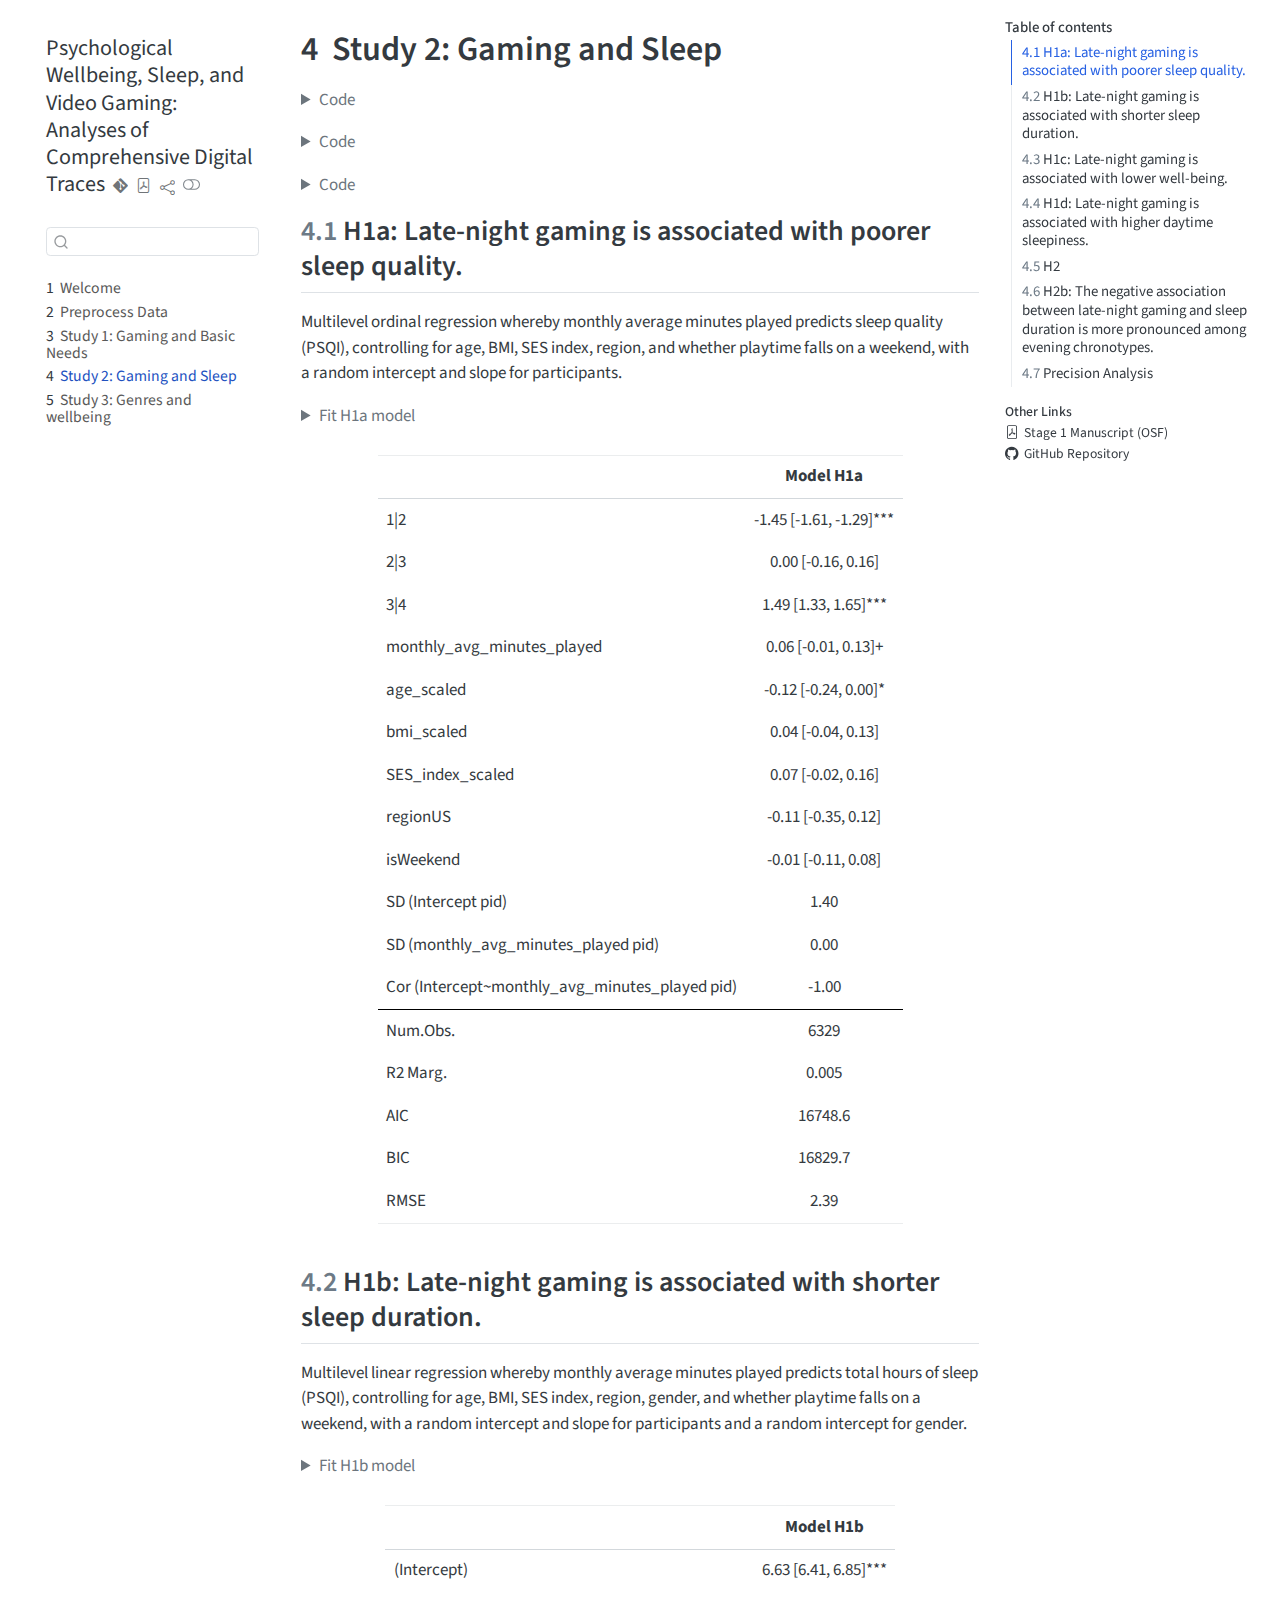
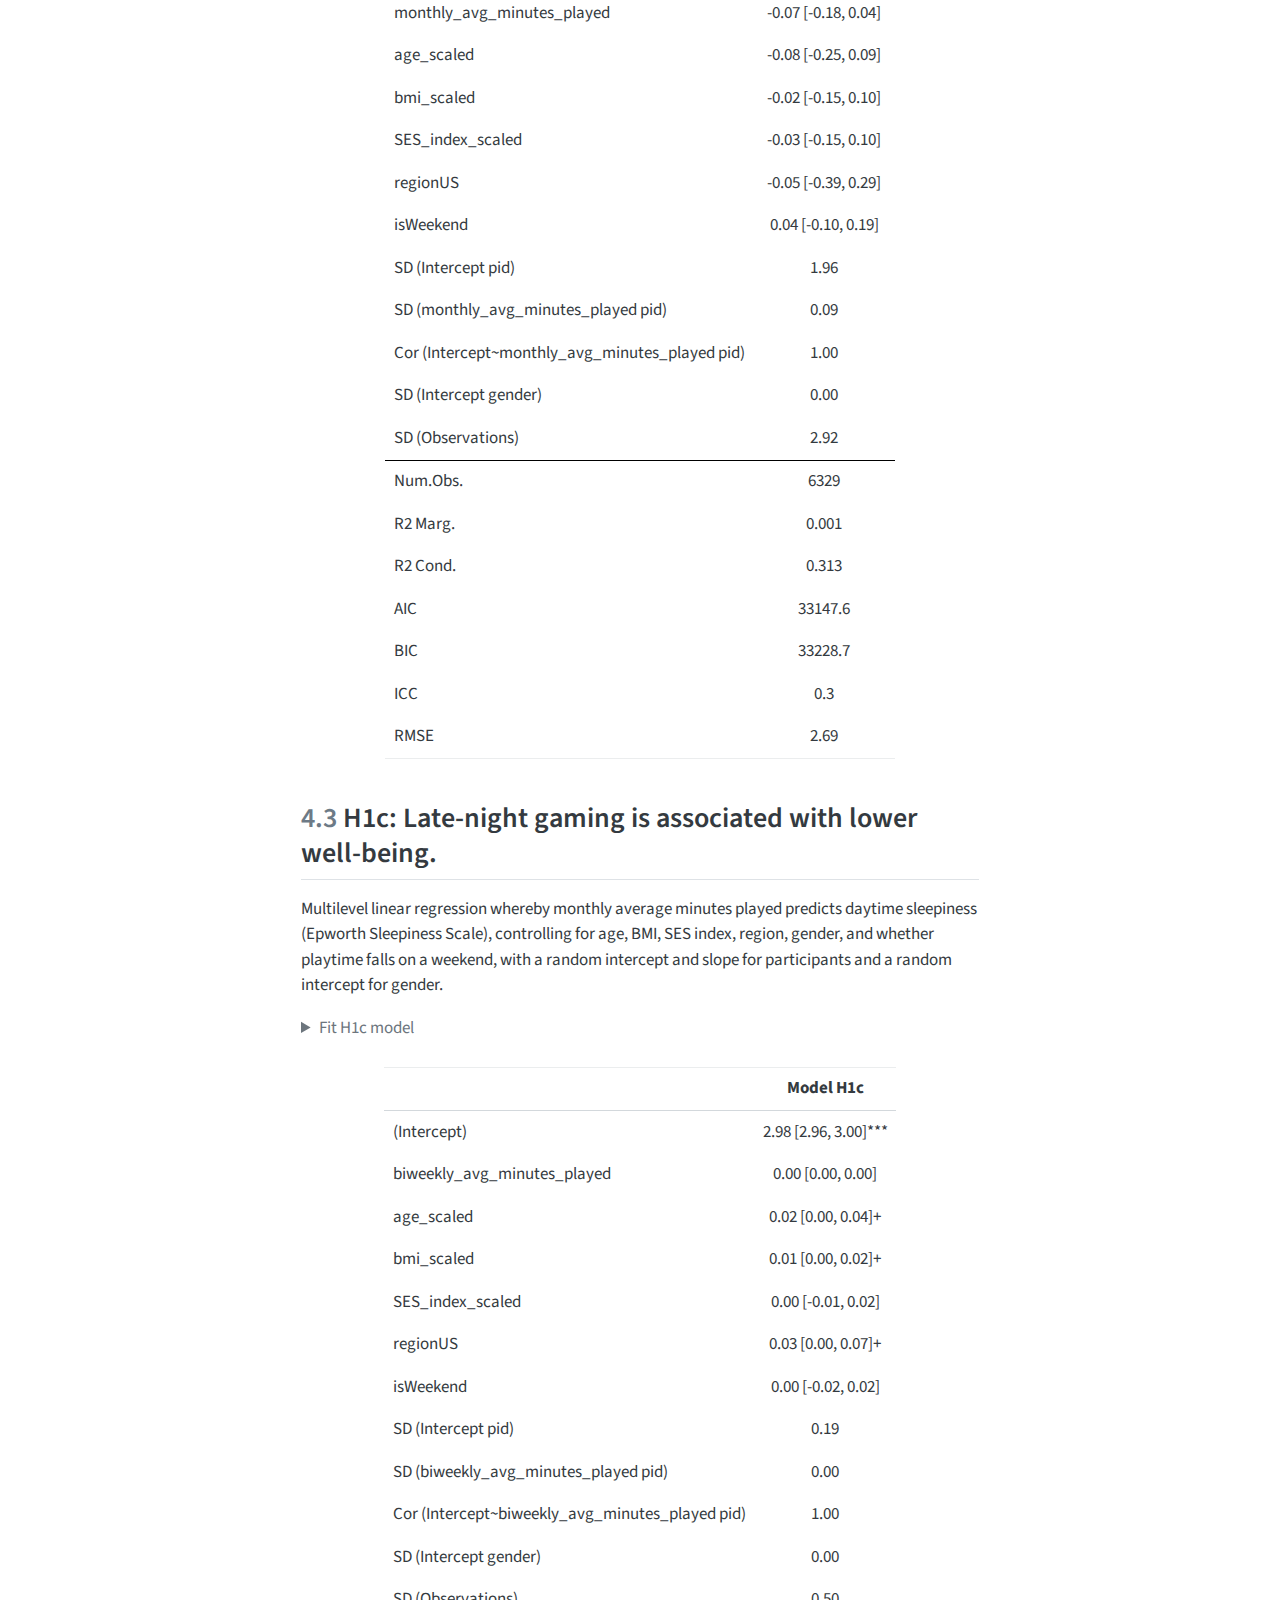
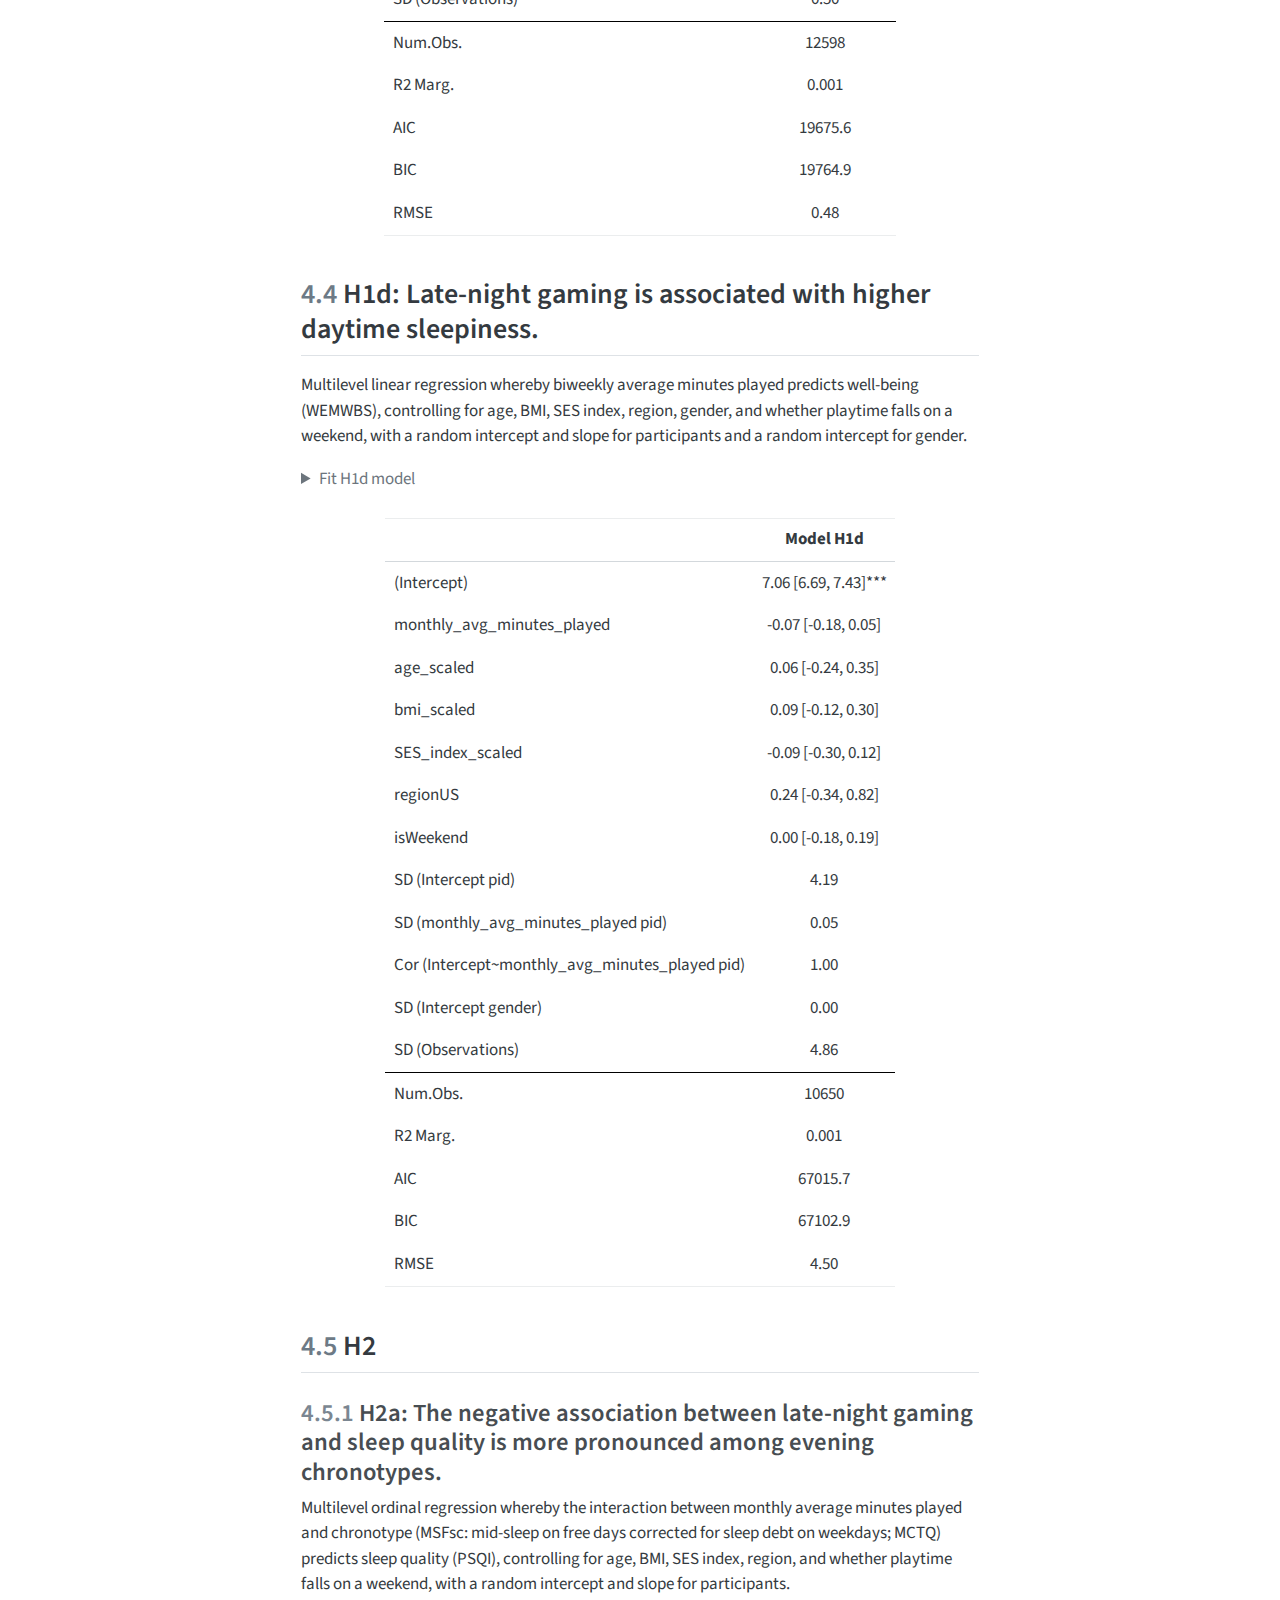
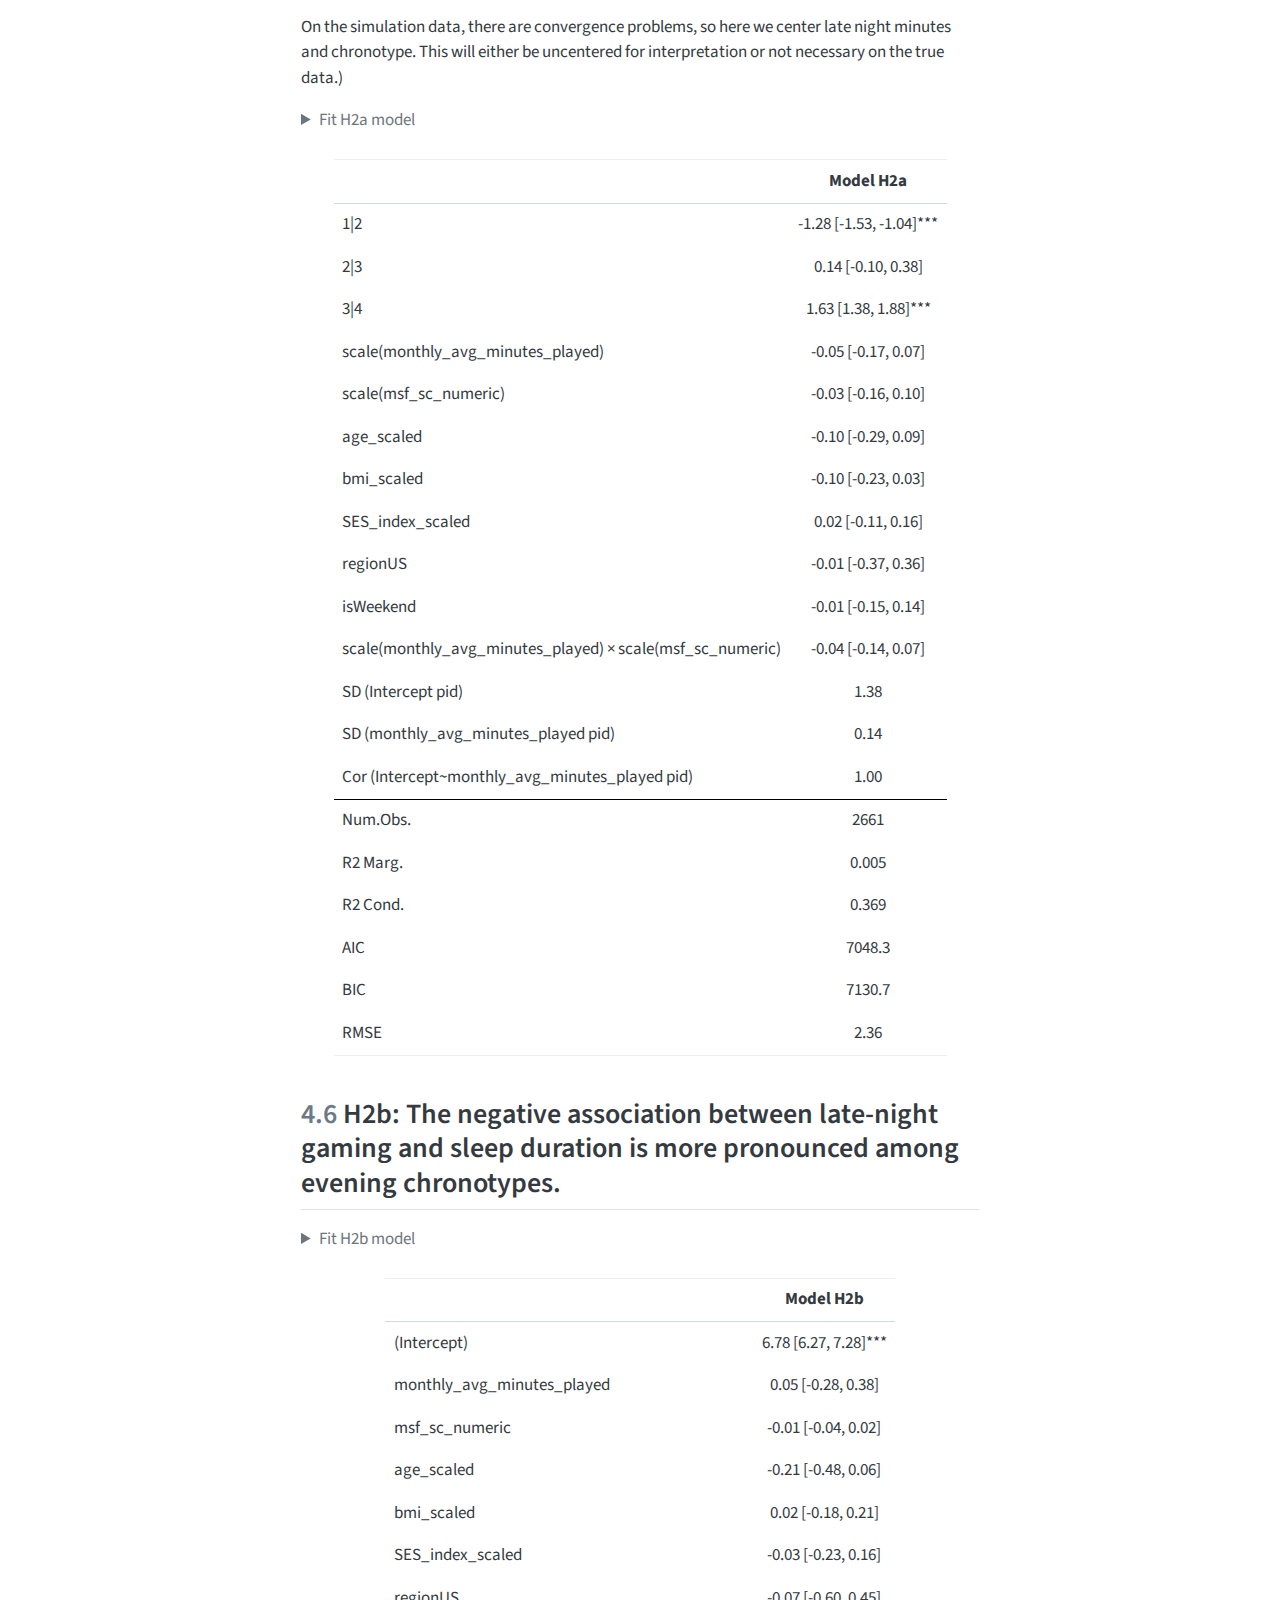
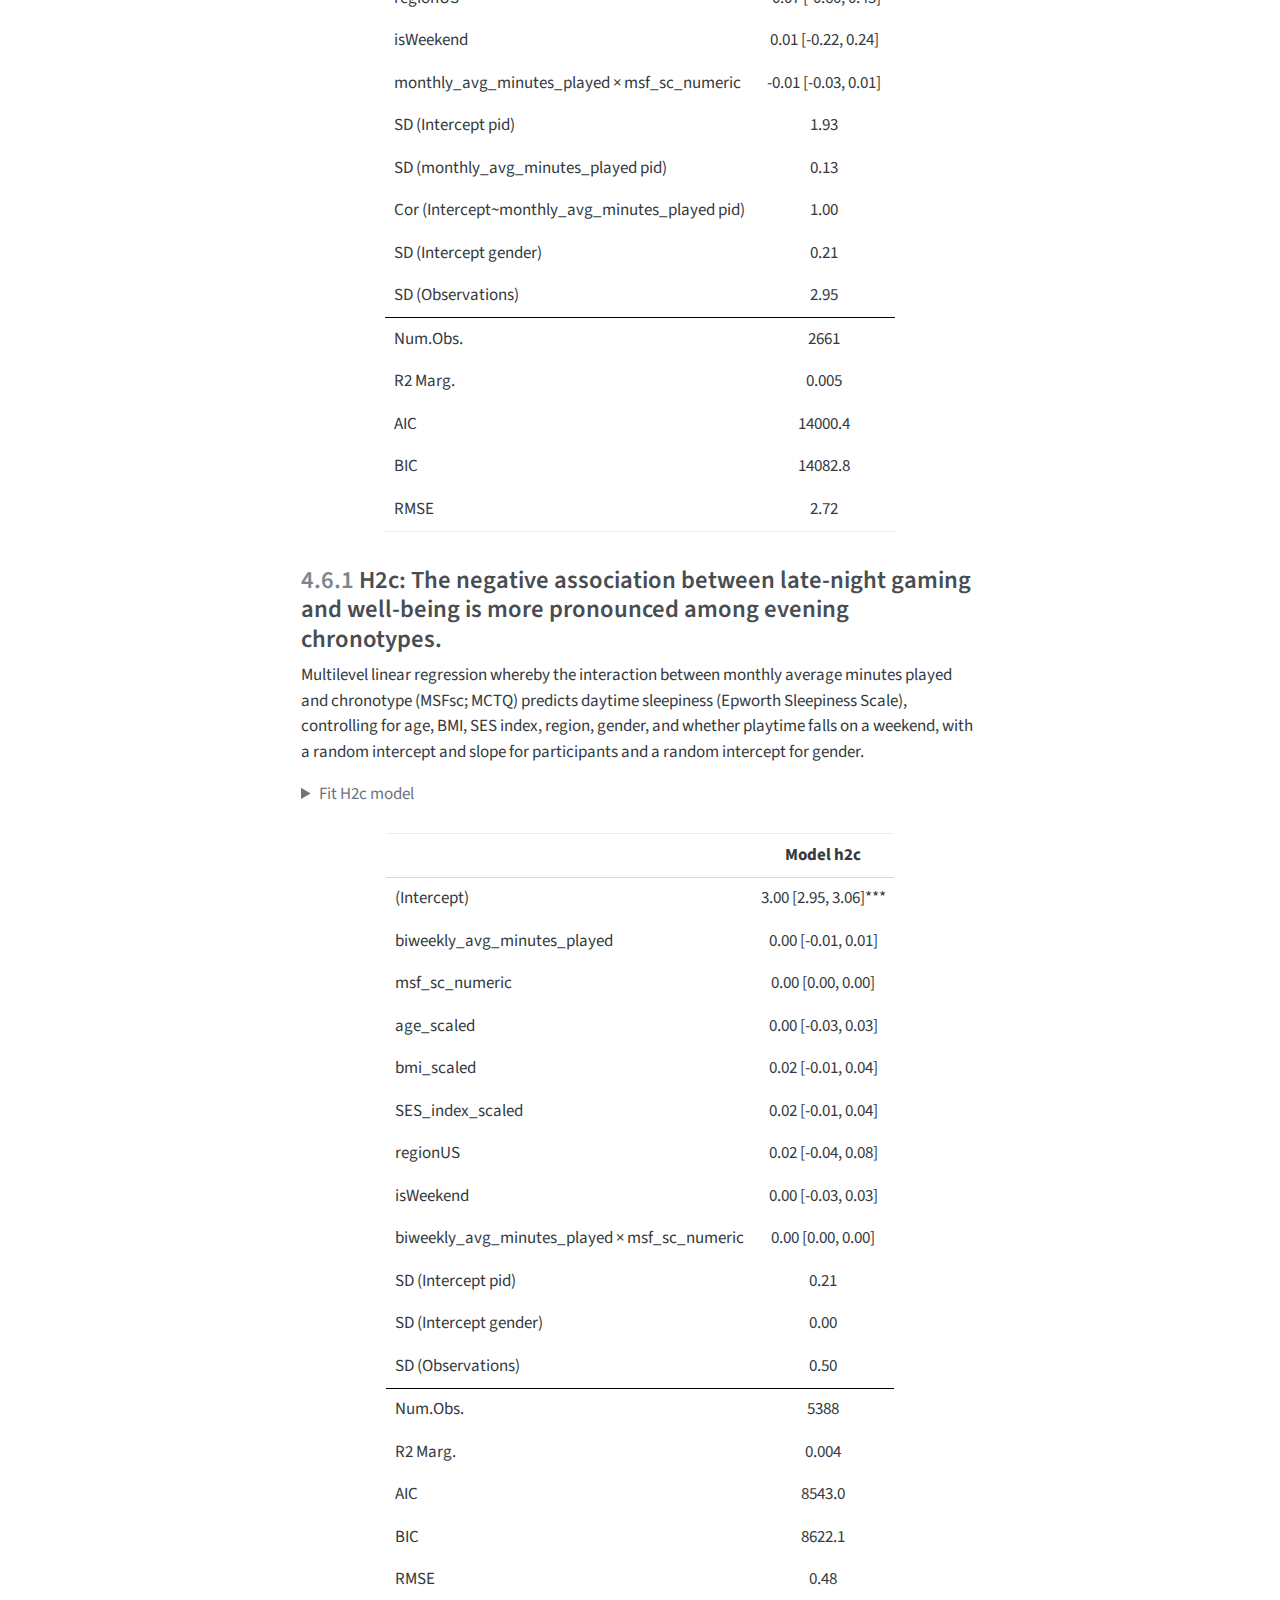
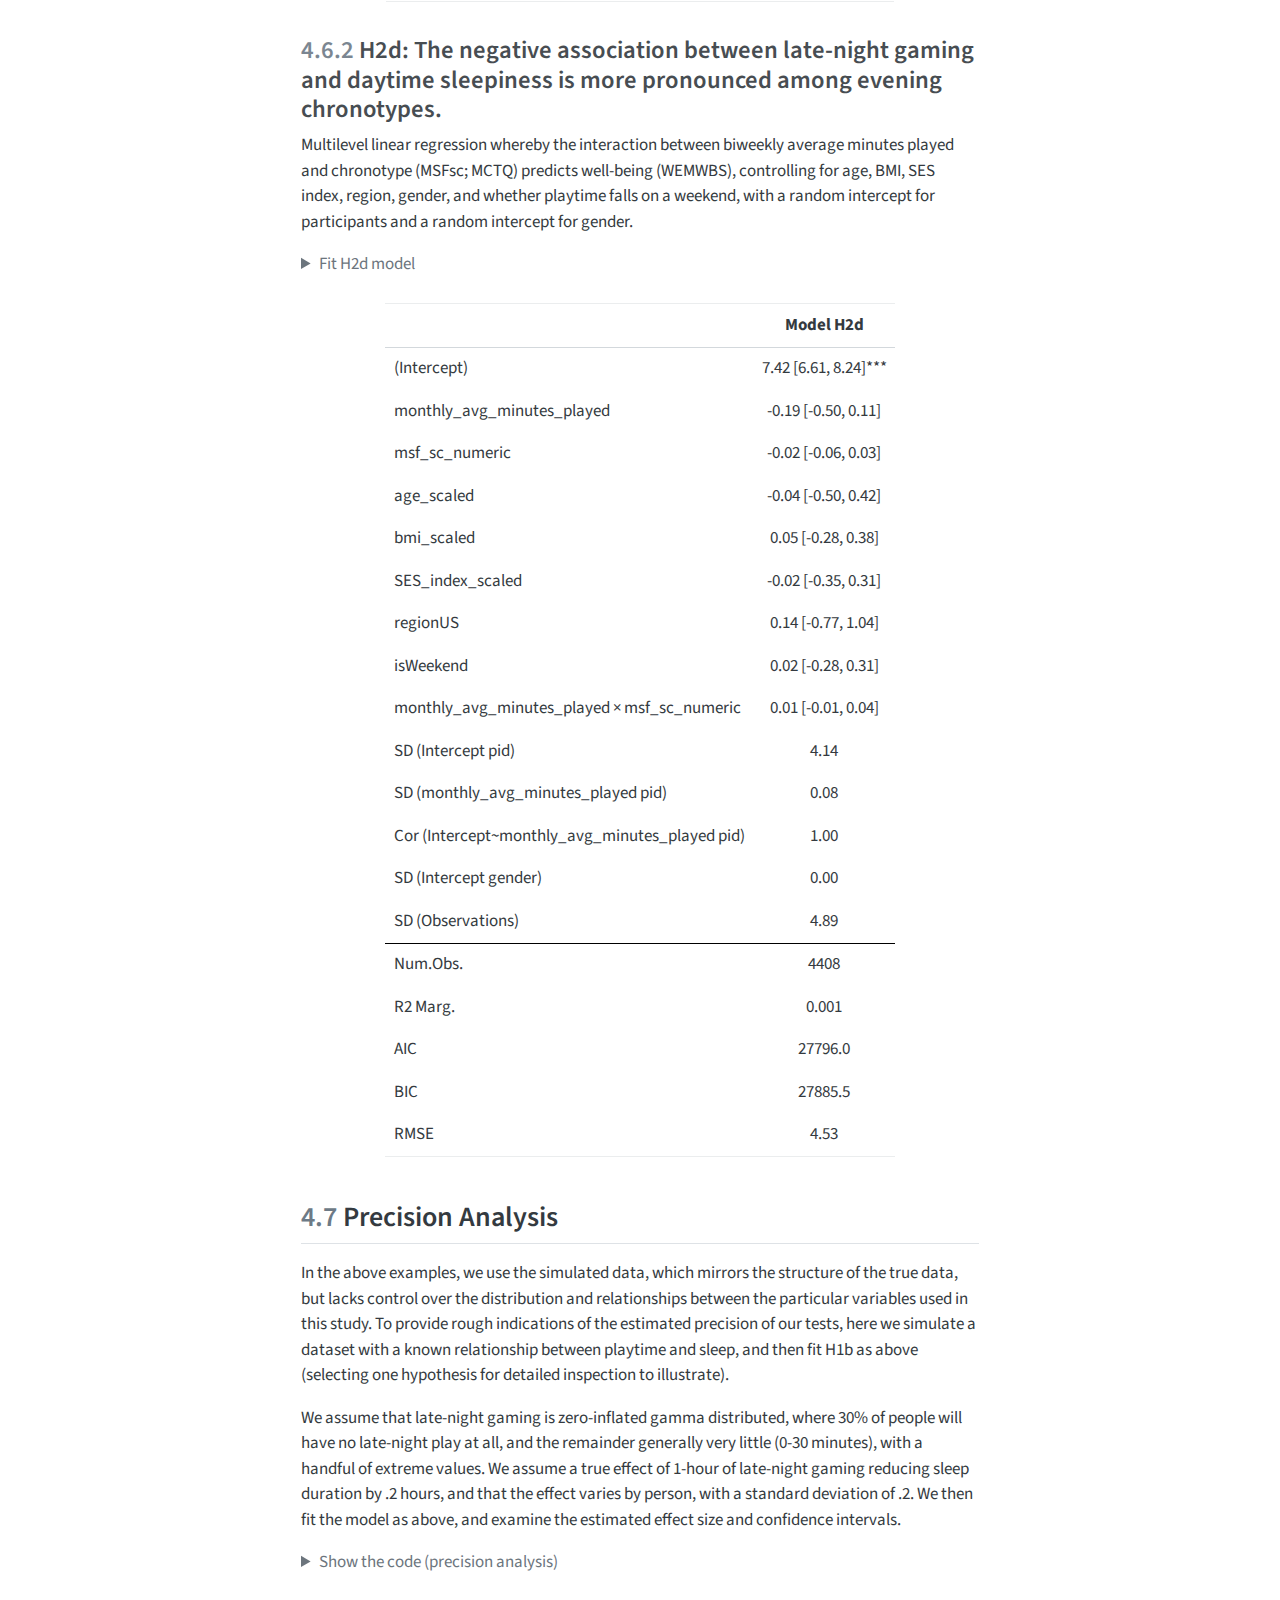
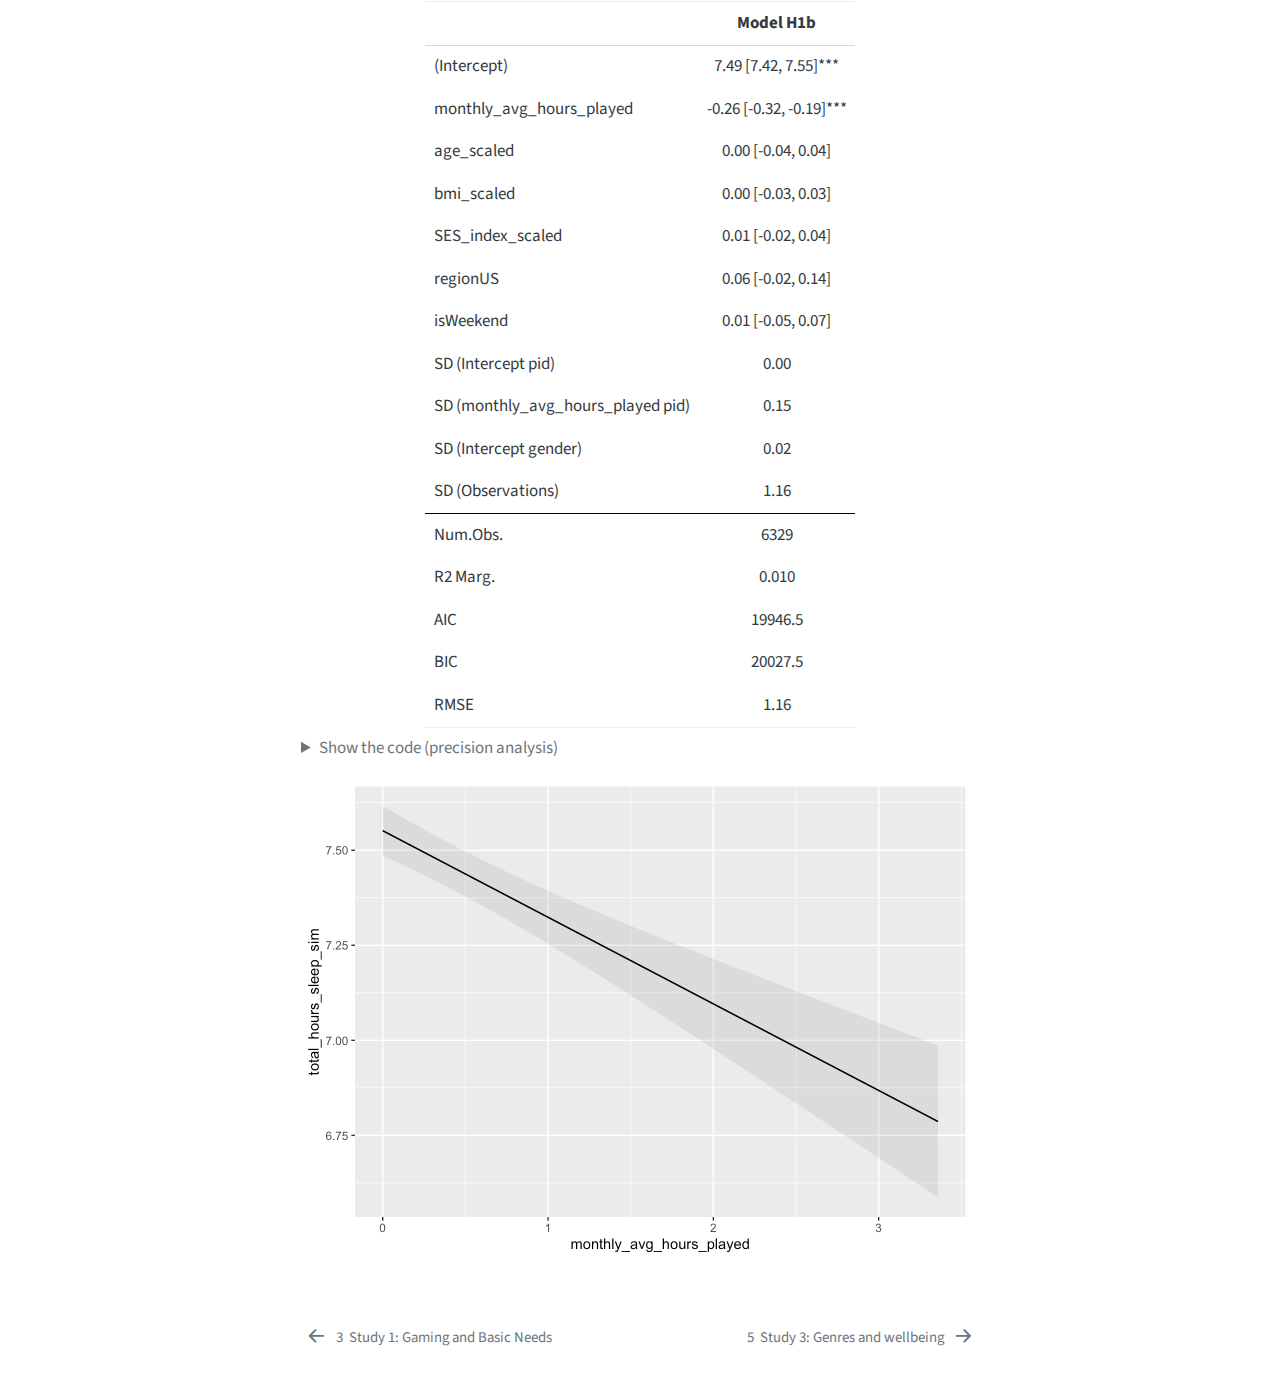
<file: docs/scripts/3_sleep.html>
<!DOCTYPE html>
<html xmlns="http://www.w3.org/1999/xhtml" lang="en" xml:lang="en"><head>

<meta charset="utf-8">
<meta name="generator" content="quarto-1.4.549">

<meta name="viewport" content="width=device-width, initial-scale=1.0, user-scalable=yes">


<title>Psychological Wellbeing, Sleep, and Video Gaming: Analyses of Comprehensive Digital Traces - 4&nbsp; Study 2: Gaming and Sleep</title>
<style>
code{white-space: pre-wrap;}
span.smallcaps{font-variant: small-caps;}
div.columns{display: flex; gap: min(4vw, 1.5em);}
div.column{flex: auto; overflow-x: auto;}
div.hanging-indent{margin-left: 1.5em; text-indent: -1.5em;}
ul.task-list{list-style: none;}
ul.task-list li input[type="checkbox"] {
  width: 0.8em;
  margin: 0 0.8em 0.2em -1em; /* quarto-specific, see https://github.com/quarto-dev/quarto-cli/issues/4556 */ 
  vertical-align: middle;
}
/* CSS for syntax highlighting */
pre > code.sourceCode { white-space: pre; position: relative; }
pre > code.sourceCode > span { line-height: 1.25; }
pre > code.sourceCode > span:empty { height: 1.2em; }
.sourceCode { overflow: visible; }
code.sourceCode > span { color: inherit; text-decoration: inherit; }
div.sourceCode { margin: 1em 0; }
pre.sourceCode { margin: 0; }
@media screen {
div.sourceCode { overflow: auto; }
}
@media print {
pre > code.sourceCode { white-space: pre-wrap; }
pre > code.sourceCode > span { text-indent: -5em; padding-left: 5em; }
}
pre.numberSource code
  { counter-reset: source-line 0; }
pre.numberSource code > span
  { position: relative; left: -4em; counter-increment: source-line; }
pre.numberSource code > span > a:first-child::before
  { content: counter(source-line);
    position: relative; left: -1em; text-align: right; vertical-align: baseline;
    border: none; display: inline-block;
    -webkit-touch-callout: none; -webkit-user-select: none;
    -khtml-user-select: none; -moz-user-select: none;
    -ms-user-select: none; user-select: none;
    padding: 0 4px; width: 4em;
  }
pre.numberSource { margin-left: 3em;  padding-left: 4px; }
div.sourceCode
  {   }
@media screen {
pre > code.sourceCode > span > a:first-child::before { text-decoration: underline; }
}
</style>


<script src="../site_libs/quarto-nav/quarto-nav.js"></script>
<script src="../site_libs/quarto-nav/headroom.min.js"></script>
<script src="../site_libs/clipboard/clipboard.min.js"></script>
<script src="../site_libs/quarto-search/autocomplete.umd.js"></script>
<script src="../site_libs/quarto-search/fuse.min.js"></script>
<script src="../site_libs/quarto-search/quarto-search.js"></script>
<meta name="quarto:offset" content="../">
<link href="../scripts/4_genres.html" rel="next">
<link href="../scripts/2_basicNeeds.html" rel="prev">
<script src="../site_libs/quarto-html/quarto.js"></script>
<script src="../site_libs/quarto-html/popper.min.js"></script>
<script src="../site_libs/quarto-html/tippy.umd.min.js"></script>
<script src="../site_libs/quarto-html/anchor.min.js"></script>
<link href="../site_libs/quarto-html/tippy.css" rel="stylesheet">
<link href="../site_libs/quarto-html/quarto-syntax-highlighting.css" rel="stylesheet" class="quarto-color-scheme" id="quarto-text-highlighting-styles">
<link href="../site_libs/quarto-html/quarto-syntax-highlighting-dark.css" rel="prefetch" class="quarto-color-scheme quarto-color-alternate" id="quarto-text-highlighting-styles">
<script src="../site_libs/bootstrap/bootstrap.min.js"></script>
<link href="../site_libs/bootstrap/bootstrap-icons.css" rel="stylesheet">
<link href="../site_libs/bootstrap/bootstrap.min.css" rel="stylesheet" class="quarto-color-scheme" id="quarto-bootstrap" data-mode="light">
<link href="../site_libs/bootstrap/bootstrap-dark.min.css" rel="prefetch" class="quarto-color-scheme quarto-color-alternate" id="quarto-bootstrap" data-mode="dark">
<script id="quarto-search-options" type="application/json">{
  "location": "sidebar",
  "copy-button": false,
  "collapse-after": 3,
  "panel-placement": "start",
  "type": "textbox",
  "limit": 50,
  "keyboard-shortcut": [
    "f",
    "/",
    "s"
  ],
  "show-item-context": false,
  "language": {
    "search-no-results-text": "No results",
    "search-matching-documents-text": "matching documents",
    "search-copy-link-title": "Copy link to search",
    "search-hide-matches-text": "Hide additional matches",
    "search-more-match-text": "more match in this document",
    "search-more-matches-text": "more matches in this document",
    "search-clear-button-title": "Clear",
    "search-text-placeholder": "",
    "search-detached-cancel-button-title": "Cancel",
    "search-submit-button-title": "Submit",
    "search-label": "Search"
  }
}</script>
<script async="" src="https://hypothes.is/embed.js"></script>
<script>
  window.document.addEventListener("DOMContentLoaded", function (_event) {
    document.body.classList.add('hypothesis-enabled');
  });
</script>


</head>

<body class="nav-sidebar floating">

<div id="quarto-search-results"></div>
  <header id="quarto-header" class="headroom fixed-top">
  <nav class="quarto-secondary-nav">
    <div class="container-fluid d-flex">
      <button type="button" class="quarto-btn-toggle btn" data-bs-toggle="collapse" data-bs-target=".quarto-sidebar-collapse-item" aria-controls="quarto-sidebar" aria-expanded="false" aria-label="Toggle sidebar navigation" onclick="if (window.quartoToggleHeadroom) { window.quartoToggleHeadroom(); }">
        <i class="bi bi-layout-text-sidebar-reverse"></i>
      </button>
        <nav class="quarto-page-breadcrumbs" aria-label="breadcrumb"><ol class="breadcrumb"><li class="breadcrumb-item"><a href="../scripts/3_sleep.html"><span class="chapter-number">4</span>&nbsp; <span class="chapter-title">Study 2: Gaming and Sleep</span></a></li></ol></nav>
        <a class="flex-grow-1" role="button" data-bs-toggle="collapse" data-bs-target=".quarto-sidebar-collapse-item" aria-controls="quarto-sidebar" aria-expanded="false" aria-label="Toggle sidebar navigation" onclick="if (window.quartoToggleHeadroom) { window.quartoToggleHeadroom(); }">      
        </a>
      <button type="button" class="btn quarto-search-button" aria-label="" onclick="window.quartoOpenSearch();">
        <i class="bi bi-search"></i>
      </button>
    </div>
  </nav>
</header>
<!-- content -->
<div id="quarto-content" class="quarto-container page-columns page-rows-contents page-layout-full">
<!-- sidebar -->
  <nav id="quarto-sidebar" class="sidebar collapse collapse-horizontal quarto-sidebar-collapse-item sidebar-navigation floating overflow-auto">
    <div class="pt-lg-2 mt-2 text-left sidebar-header">
    <div class="sidebar-title mb-0 py-0">
      <a href="../">Psychological Wellbeing, Sleep, and Video Gaming: Analyses of Comprehensive Digital Traces</a> 
        <div class="sidebar-tools-main tools-wide">
    <a href="https://digital-wellbeing.github.io/platform-study-rr/" title="Source Code" class="quarto-navigation-tool px-1" aria-label="Source Code"><i class="bi bi-git"></i></a>
    <a href="../Psychological-Wellbeing,-Sleep,-and-Video-Gaming--Analyses-of-Comprehensive-Digital-Traces.pdf" title="Download PDF" class="quarto-navigation-tool px-1" aria-label="Download PDF"><i class="bi bi-file-pdf"></i></a>
    <div class="dropdown">
      <a href="" title="Share" id="quarto-navigation-tool-dropdown-0" class="quarto-navigation-tool dropdown-toggle px-1" data-bs-toggle="dropdown" aria-expanded="false" aria-label="Share"><i class="bi bi-share"></i></a>
      <ul class="dropdown-menu" aria-labelledby="quarto-navigation-tool-dropdown-0">
          <li>
            <a class="dropdown-item sidebar-tools-main-item" href="https://twitter.com/intent/tweet?url=|url|">
              <i class="bi bi-bi-twitter pe-1"></i>
            Twitter
            </a>
          </li>
          <li>
            <a class="dropdown-item sidebar-tools-main-item" href="https://www.facebook.com/sharer/sharer.php?u=|url|">
              <i class="bi bi-bi-facebook pe-1"></i>
            Facebook
            </a>
          </li>
      </ul>
    </div>
  <a href="" class="quarto-color-scheme-toggle quarto-navigation-tool  px-1" onclick="window.quartoToggleColorScheme(); return false;" title="Toggle dark mode"><i class="bi"></i></a>
</div>
    </div>
      </div>
        <div class="mt-2 flex-shrink-0 align-items-center">
        <div class="sidebar-search">
        <div id="quarto-search" class="" title="Search"></div>
        </div>
        </div>
    <div class="sidebar-menu-container"> 
    <ul class="list-unstyled mt-1">
        <li class="sidebar-item">
  <div class="sidebar-item-container"> 
  <a href="../index.html" class="sidebar-item-text sidebar-link">
 <span class="menu-text"><span class="chapter-number">1</span>&nbsp; <span class="chapter-title">Welcome</span></span></a>
  </div>
</li>
        <li class="sidebar-item">
  <div class="sidebar-item-container"> 
  <a href="../scripts/1_preprocess.html" class="sidebar-item-text sidebar-link">
 <span class="menu-text"><span class="chapter-number">2</span>&nbsp; <span class="chapter-title">Preprocess Data</span></span></a>
  </div>
</li>
        <li class="sidebar-item">
  <div class="sidebar-item-container"> 
  <a href="../scripts/2_basicNeeds.html" class="sidebar-item-text sidebar-link">
 <span class="menu-text"><span class="chapter-number">3</span>&nbsp; <span class="chapter-title">Study 1: Gaming and Basic Needs</span></span></a>
  </div>
</li>
        <li class="sidebar-item">
  <div class="sidebar-item-container"> 
  <a href="../scripts/3_sleep.html" class="sidebar-item-text sidebar-link active">
 <span class="menu-text"><span class="chapter-number">4</span>&nbsp; <span class="chapter-title">Study 2: Gaming and Sleep</span></span></a>
  </div>
</li>
        <li class="sidebar-item">
  <div class="sidebar-item-container"> 
  <a href="../scripts/4_genres.html" class="sidebar-item-text sidebar-link">
 <span class="menu-text"><span class="chapter-number">5</span>&nbsp; <span class="chapter-title">Study 3: Genres and wellbeing</span></span></a>
  </div>
</li>
    </ul>
    </div>
</nav>
<div id="quarto-sidebar-glass" class="quarto-sidebar-collapse-item" data-bs-toggle="collapse" data-bs-target=".quarto-sidebar-collapse-item"></div>
<!-- margin-sidebar -->
    <div id="quarto-margin-sidebar" class="sidebar margin-sidebar">
        <nav id="TOC" role="doc-toc" class="toc-active">
    <h2 id="toc-title">Table of contents</h2>
   
  <ul>
  <li><a href="#h1a-late-night-gaming-is-associated-with-poorer-sleep-quality." id="toc-h1a-late-night-gaming-is-associated-with-poorer-sleep-quality." class="nav-link active" data-scroll-target="#h1a-late-night-gaming-is-associated-with-poorer-sleep-quality."><span class="header-section-number">4.1</span> H1a: Late-night gaming is associated with poorer sleep quality.</a></li>
  <li><a href="#h1b-late-night-gaming-is-associated-with-shorter-sleep-duration." id="toc-h1b-late-night-gaming-is-associated-with-shorter-sleep-duration." class="nav-link" data-scroll-target="#h1b-late-night-gaming-is-associated-with-shorter-sleep-duration."><span class="header-section-number">4.2</span> H1b: Late-night gaming is associated with shorter sleep duration.</a></li>
  <li><a href="#h1c-late-night-gaming-is-associated-with-lower-well-being." id="toc-h1c-late-night-gaming-is-associated-with-lower-well-being." class="nav-link" data-scroll-target="#h1c-late-night-gaming-is-associated-with-lower-well-being."><span class="header-section-number">4.3</span> H1c: Late-night gaming is associated with lower well-being.</a></li>
  <li><a href="#h1d-late-night-gaming-is-associated-with-higher-daytime-sleepiness." id="toc-h1d-late-night-gaming-is-associated-with-higher-daytime-sleepiness." class="nav-link" data-scroll-target="#h1d-late-night-gaming-is-associated-with-higher-daytime-sleepiness."><span class="header-section-number">4.4</span> H1d: Late-night gaming is associated with higher daytime sleepiness.</a></li>
  <li><a href="#h2" id="toc-h2" class="nav-link" data-scroll-target="#h2"><span class="header-section-number">4.5</span> H2</a>
  <ul class="collapse">
  <li><a href="#h2a-the-negative-association-between-late-night-gaming-and-sleep-quality-is-more-pronounced-among-evening-chronotypes." id="toc-h2a-the-negative-association-between-late-night-gaming-and-sleep-quality-is-more-pronounced-among-evening-chronotypes." class="nav-link" data-scroll-target="#h2a-the-negative-association-between-late-night-gaming-and-sleep-quality-is-more-pronounced-among-evening-chronotypes."><span class="header-section-number">4.5.1</span> H2a: The negative association between late-night gaming and sleep quality is more pronounced among evening chronotypes.</a></li>
  </ul></li>
  <li><a href="#h2b-the-negative-association-between-late-night-gaming-and-sleep-duration-is-more-pronounced-among-evening-chronotypes." id="toc-h2b-the-negative-association-between-late-night-gaming-and-sleep-duration-is-more-pronounced-among-evening-chronotypes." class="nav-link" data-scroll-target="#h2b-the-negative-association-between-late-night-gaming-and-sleep-duration-is-more-pronounced-among-evening-chronotypes."><span class="header-section-number">4.6</span> H2b: The negative association between late-night gaming and sleep duration is more pronounced among evening chronotypes.</a>
  <ul class="collapse">
  <li><a href="#h2c-the-negative-association-between-late-night-gaming-and-well-being-is-more-pronounced-among-evening-chronotypes." id="toc-h2c-the-negative-association-between-late-night-gaming-and-well-being-is-more-pronounced-among-evening-chronotypes." class="nav-link" data-scroll-target="#h2c-the-negative-association-between-late-night-gaming-and-well-being-is-more-pronounced-among-evening-chronotypes."><span class="header-section-number">4.6.1</span> H2c: The negative association between late-night gaming and well-being is more pronounced among evening chronotypes.</a></li>
  <li><a href="#h2d-the-negative-association-between-late-night-gaming-and-daytime-sleepiness-is-more-pronounced-among-evening-chronotypes." id="toc-h2d-the-negative-association-between-late-night-gaming-and-daytime-sleepiness-is-more-pronounced-among-evening-chronotypes." class="nav-link" data-scroll-target="#h2d-the-negative-association-between-late-night-gaming-and-daytime-sleepiness-is-more-pronounced-among-evening-chronotypes."><span class="header-section-number">4.6.2</span> H2d: The negative association between late-night gaming and daytime sleepiness is more pronounced among evening chronotypes.</a></li>
  </ul></li>
  <li><a href="#precision-analysis" id="toc-precision-analysis" class="nav-link" data-scroll-target="#precision-analysis"><span class="header-section-number">4.7</span> Precision Analysis</a></li>
  </ul>
<div class="quarto-other-links"><h2>Other Links</h2><ul><li><a href="https://osf.io/pb5nu"><i class="bi bi-file-pdf"></i>Stage 1 Manuscript (OSF)</a></li><li><a href="https://digital-wellbeing.github.io/platform-study-rr/"><i class="bi bi-github"></i>GitHub Repository</a></li></ul></div></nav>
    </div>
<!-- main -->
<main class="content column-body" id="quarto-document-content">

<header id="title-block-header" class="quarto-title-block default">
<div class="quarto-title">
<h1 class="title"><span class="chapter-number">4</span>&nbsp; <span class="chapter-title">Study 2: Gaming and Sleep</span></h1>
</div>



<div class="quarto-title-meta column-body">

    
  
    
  </div>
  


</header>


<div class="cell">
<details class="code-fold">
<summary>Code</summary>
<div class="sourceCode cell-code" id="cb1"><pre class="sourceCode r code-with-copy"><code class="sourceCode r"><span id="cb1-1"><a href="#cb1-1" aria-hidden="true" tabindex="-1"></a><span class="cf">if</span> (<span class="sc">!</span><span class="fu">require</span>(<span class="st">"pacman"</span>)) <span class="fu">install.packages</span>(<span class="st">"pacman"</span>)</span>
<span id="cb1-2"><a href="#cb1-2" aria-hidden="true" tabindex="-1"></a><span class="fu">library</span>(pacman)</span>
<span id="cb1-3"><a href="#cb1-3" aria-hidden="true" tabindex="-1"></a></span>
<span id="cb1-4"><a href="#cb1-4" aria-hidden="true" tabindex="-1"></a><span class="fu">p_load</span>(tidyverse, lme4, marginaleffects, glmmTMB, mice, ordinal, modelsummary, lubridate, data.table)</span>
<span id="cb1-5"><a href="#cb1-5" aria-hidden="true" tabindex="-1"></a></span>
<span id="cb1-6"><a href="#cb1-6" aria-hidden="true" tabindex="-1"></a>studyStartDate <span class="ot">&lt;-</span> <span class="fu">as_datetime</span>(<span class="st">"2024-05-01 00:00:00"</span>)</span></code><button title="Copy to Clipboard" class="code-copy-button"><i class="bi"></i></button></pre></div>
</details>
</div>
<div class="cell">
<details class="code-fold">
<summary>Code</summary>
<div class="sourceCode cell-code" id="cb2"><pre class="sourceCode r code-with-copy"><code class="sourceCode r"><span id="cb2-1"><a href="#cb2-1" aria-hidden="true" tabindex="-1"></a><span class="co"># don't use read_csv for the synPanelClean! no idea why but it guesses column</span></span>
<span id="cb2-2"><a href="#cb2-2" aria-hidden="true" tabindex="-1"></a><span class="co"># type wrong, leading to a lot of NA imports</span></span>
<span id="cb2-3"><a href="#cb2-3" aria-hidden="true" tabindex="-1"></a></span>
<span id="cb2-4"><a href="#cb2-4" aria-hidden="true" tabindex="-1"></a>data.panel <span class="ot">&lt;-</span> <span class="fu">fread</span>(<span class="st">"data/data-synthetic-clean/synPanelClean.csv.gz"</span>) <span class="sc">|&gt;</span> <span class="co"># requires that the preprocessing script has been run</span></span>
<span id="cb2-5"><a href="#cb2-5" aria-hidden="true" tabindex="-1"></a>  <span class="fu">left_join</span>(<span class="fu">read_csv</span>(<span class="st">"data/data-synthetic-clean/synIntakeClean.csv.gz"</span>), <span class="at">by =</span> <span class="st">"pid"</span>) <span class="sc">|&gt;</span> </span>
<span id="cb2-6"><a href="#cb2-6" aria-hidden="true" tabindex="-1"></a>  dplyr<span class="sc">::</span><span class="fu">select</span>(pid, wave, region, psqi_6, <span class="fu">starts_with</span>(<span class="fu">c</span>(<span class="st">"mctq"</span>, <span class="st">"eps"</span>, <span class="st">"psqi"</span>)), total_hours_sleep, wemwbs, </span>
<span id="cb2-7"><a href="#cb2-7" aria-hidden="true" tabindex="-1"></a>         age_scaled, bmi_scaled, SES_index_scaled, msf_sc_numeric, gender) <span class="sc">|&gt;</span> </span>
<span id="cb2-8"><a href="#cb2-8" aria-hidden="true" tabindex="-1"></a>  <span class="fu">mutate</span>(</span>
<span id="cb2-9"><a href="#cb2-9" aria-hidden="true" tabindex="-1"></a>    <span class="at">psqi_6_ord =</span> <span class="fu">factor</span>(psqi_6, <span class="at">ordered =</span> <span class="cn">TRUE</span>),</span>
<span id="cb2-10"><a href="#cb2-10" aria-hidden="true" tabindex="-1"></a>    <span class="at">pid =</span> <span class="fu">as.character</span>(pid)</span>
<span id="cb2-11"><a href="#cb2-11" aria-hidden="true" tabindex="-1"></a>  )</span>
<span id="cb2-12"><a href="#cb2-12" aria-hidden="true" tabindex="-1"></a></span>
<span id="cb2-13"><a href="#cb2-13" aria-hidden="true" tabindex="-1"></a>data.nin <span class="ot">&lt;-</span> <span class="fu">read_csv</span>(<span class="st">"data/data-synthetic-clean/synNintendoClean.csv.gz"</span>)</span>
<span id="cb2-14"><a href="#cb2-14" aria-hidden="true" tabindex="-1"></a>data.xbox <span class="ot">&lt;-</span> <span class="fu">read_csv</span>(<span class="st">"data/data-synthetic-clean/synXboxClean.csv.gz"</span>)</span>
<span id="cb2-15"><a href="#cb2-15" aria-hidden="true" tabindex="-1"></a>data.steam <span class="ot">&lt;-</span> <span class="fu">read_csv</span>(<span class="st">"data/data-synthetic-clean/synSteamClean.csv.gz"</span>)</span>
<span id="cb2-16"><a href="#cb2-16" aria-hidden="true" tabindex="-1"></a>data.android <span class="ot">&lt;-</span> <span class="fu">read_csv</span>(<span class="st">"data/data-synthetic-raw/synAndroid.csv.gz"</span>)</span>
<span id="cb2-17"><a href="#cb2-17" aria-hidden="true" tabindex="-1"></a>data.ios <span class="ot">&lt;-</span> <span class="fu">read_csv</span>(<span class="st">"data/data-synthetic-raw/syniOS.csv.gz"</span>)</span></code><button title="Copy to Clipboard" class="code-copy-button"><i class="bi"></i></button></pre></div>
</details>
</div>
<div class="cell">
<details class="code-fold">
<summary>Code</summary>
<div class="sourceCode cell-code" id="cb3"><pre class="sourceCode r code-with-copy"><code class="sourceCode r"><span id="cb3-1"><a href="#cb3-1" aria-hidden="true" tabindex="-1"></a><span class="co"># merge xbox_balanced and steam_balanced and nin_balanced </span></span>
<span id="cb3-2"><a href="#cb3-2" aria-hidden="true" tabindex="-1"></a>data.gaming <span class="ot">&lt;-</span> <span class="fu">bind_rows</span>(data.xbox, data.steam, data.nin) <span class="sc">|&gt;</span> </span>
<span id="cb3-3"><a href="#cb3-3" aria-hidden="true" tabindex="-1"></a>  </span>
<span id="cb3-4"><a href="#cb3-4" aria-hidden="true" tabindex="-1"></a>  <span class="fu">mutate</span>(</span>
<span id="cb3-5"><a href="#cb3-5" aria-hidden="true" tabindex="-1"></a>    </span>
<span id="cb3-6"><a href="#cb3-6" aria-hidden="true" tabindex="-1"></a>    <span class="co"># redefine day to begin and end at 4am, rather than midnight, so we can properly</span></span>
<span id="cb3-7"><a href="#cb3-7" aria-hidden="true" tabindex="-1"></a>    <span class="co"># assign late-night sessions to the previous calendar day</span></span>
<span id="cb3-8"><a href="#cb3-8" aria-hidden="true" tabindex="-1"></a>    <span class="at">dateRecoded =</span> <span class="fu">if_else</span>(<span class="fu">hour</span>(sessionStart) <span class="sc">&lt;</span> <span class="dv">6</span>, date <span class="sc">-</span> <span class="dv">1</span>, date),</span>
<span id="cb3-9"><a href="#cb3-9" aria-hidden="true" tabindex="-1"></a>    </span>
<span id="cb3-10"><a href="#cb3-10" aria-hidden="true" tabindex="-1"></a>    <span class="co"># calculate minutes_played for data.gaming using sessionEnd and sessionStart</span></span>
<span id="cb3-11"><a href="#cb3-11" aria-hidden="true" tabindex="-1"></a>    <span class="co"># create a binary variable for data.gaming called latenight if the sessionStart is between 23:00 and 06:00</span></span>
<span id="cb3-12"><a href="#cb3-12" aria-hidden="true" tabindex="-1"></a>    <span class="co"># create an isWeekend variable for data.gaming if the sessionStart is on a Saturday, Sunday or Friday</span></span>
<span id="cb3-13"><a href="#cb3-13" aria-hidden="true" tabindex="-1"></a>    <span class="at">minutes_played =</span> <span class="fu">as.numeric</span>(<span class="fu">difftime</span>(sessionEnd, sessionStart, <span class="at">units =</span> <span class="st">"mins"</span>)),</span>
<span id="cb3-14"><a href="#cb3-14" aria-hidden="true" tabindex="-1"></a>    <span class="at">latenight =</span> <span class="fu">ifelse</span>(<span class="fu">hour</span>(sessionStart) <span class="sc">&gt;=</span> <span class="dv">23</span> <span class="sc">|</span> <span class="fu">hour</span>(sessionStart) <span class="sc">&lt;</span> <span class="dv">6</span>, <span class="dv">1</span>, <span class="dv">0</span>),</span>
<span id="cb3-15"><a href="#cb3-15" aria-hidden="true" tabindex="-1"></a>    <span class="at">isWeekend =</span> <span class="fu">ifelse</span>(<span class="fu">weekdays</span>(sessionStart) <span class="sc">%in%</span> <span class="fu">c</span>(<span class="st">"Friday"</span>, <span class="st">"Saturday"</span>), <span class="dv">1</span>, <span class="dv">0</span>),</span>
<span id="cb3-16"><a href="#cb3-16" aria-hidden="true" tabindex="-1"></a>    </span>
<span id="cb3-17"><a href="#cb3-17" aria-hidden="true" tabindex="-1"></a>    <span class="co"># calculate late night using lubridate::interval objects</span></span>
<span id="cb3-18"><a href="#cb3-18" aria-hidden="true" tabindex="-1"></a>    <span class="at">interval_gaming =</span> <span class="fu">interval</span>(sessionStart, sessionEnd),</span>
<span id="cb3-19"><a href="#cb3-19" aria-hidden="true" tabindex="-1"></a>    <span class="at">interval_latenight =</span> <span class="fu">interval</span>(dateRecoded <span class="sc">+</span> <span class="fu">hours</span>(<span class="dv">23</span>), dateRecoded <span class="sc">+</span> <span class="fu">hours</span>(<span class="dv">30</span>)), <span class="co"># gets the 11pm to 6am following day interval from date</span></span>
<span id="cb3-20"><a href="#cb3-20" aria-hidden="true" tabindex="-1"></a>    <span class="at">latenightMinutes =</span> <span class="fu">as.numeric</span>(<span class="fu">intersect</span>(interval_gaming, interval_latenight))<span class="sc">/</span><span class="dv">60</span> <span class="co"># calculate overlap in minutes</span></span>
<span id="cb3-21"><a href="#cb3-21" aria-hidden="true" tabindex="-1"></a>  ) <span class="sc">|&gt;</span> </span>
<span id="cb3-22"><a href="#cb3-22" aria-hidden="true" tabindex="-1"></a></span>
<span id="cb3-23"><a href="#cb3-23" aria-hidden="true" tabindex="-1"></a>  <span class="co"># assign each session to a wave based on the date, if the date is within 4</span></span>
<span id="cb3-24"><a href="#cb3-24" aria-hidden="true" tabindex="-1"></a>  <span class="co"># weeks of the start of the study, it is wave 2, if it is between 4 weeks and</span></span>
<span id="cb3-25"><a href="#cb3-25" aria-hidden="true" tabindex="-1"></a>  <span class="co"># 8 weeks it is wave 4, if it is between 8 weeks and 12 weeks it is wave 6</span></span>
<span id="cb3-26"><a href="#cb3-26" aria-hidden="true" tabindex="-1"></a>  <span class="fu">mutate</span>(</span>
<span id="cb3-27"><a href="#cb3-27" aria-hidden="true" tabindex="-1"></a>    <span class="at">days_since_start =</span> <span class="fu">as.numeric</span>(<span class="fu">difftime</span>(sessionStart, studyStartDate, <span class="at">units =</span> <span class="st">"days"</span>)),</span>
<span id="cb3-28"><a href="#cb3-28" aria-hidden="true" tabindex="-1"></a>    <span class="at">month =</span> <span class="fu">case_when</span>(</span>
<span id="cb3-29"><a href="#cb3-29" aria-hidden="true" tabindex="-1"></a>      day <span class="sc">&gt;=</span> <span class="dv">0</span> <span class="sc">&amp;</span> day <span class="sc">&lt;=</span> <span class="dv">28</span> <span class="sc">~</span> <span class="dv">2</span>,</span>
<span id="cb3-30"><a href="#cb3-30" aria-hidden="true" tabindex="-1"></a>      day <span class="sc">&gt;=</span> <span class="dv">29</span> <span class="sc">&amp;</span> day <span class="sc">&lt;=</span> <span class="dv">56</span> <span class="sc">~</span> <span class="dv">4</span>,</span>
<span id="cb3-31"><a href="#cb3-31" aria-hidden="true" tabindex="-1"></a>      day <span class="sc">&gt;=</span> <span class="dv">57</span> <span class="sc">&amp;</span> day <span class="sc">&lt;=</span> <span class="dv">84</span> <span class="sc">~</span> <span class="dv">6</span>,</span>
<span id="cb3-32"><a href="#cb3-32" aria-hidden="true" tabindex="-1"></a>      <span class="cn">TRUE</span> <span class="sc">~</span> <span class="cn">NA_real_</span></span>
<span id="cb3-33"><a href="#cb3-33" aria-hidden="true" tabindex="-1"></a>    ),</span>
<span id="cb3-34"><a href="#cb3-34" aria-hidden="true" tabindex="-1"></a>    <span class="co"># Define biweekly waves (14-day intervals) that end at day 84</span></span>
<span id="cb3-35"><a href="#cb3-35" aria-hidden="true" tabindex="-1"></a>    <span class="at">wave =</span> <span class="fu">case_when</span>(</span>
<span id="cb3-36"><a href="#cb3-36" aria-hidden="true" tabindex="-1"></a>      day <span class="sc">&gt;=</span> <span class="dv">0</span> <span class="sc">&amp;</span> day <span class="sc">&lt;=</span> <span class="dv">14</span> <span class="sc">~</span> <span class="dv">1</span>,</span>
<span id="cb3-37"><a href="#cb3-37" aria-hidden="true" tabindex="-1"></a>      day <span class="sc">&gt;=</span> <span class="dv">15</span> <span class="sc">&amp;</span> day <span class="sc">&lt;=</span> <span class="dv">28</span> <span class="sc">~</span> <span class="dv">2</span>,</span>
<span id="cb3-38"><a href="#cb3-38" aria-hidden="true" tabindex="-1"></a>      day <span class="sc">&gt;=</span> <span class="dv">29</span> <span class="sc">&amp;</span> day <span class="sc">&lt;=</span> <span class="dv">42</span> <span class="sc">~</span> <span class="dv">3</span>,</span>
<span id="cb3-39"><a href="#cb3-39" aria-hidden="true" tabindex="-1"></a>      day <span class="sc">&gt;=</span> <span class="dv">43</span> <span class="sc">&amp;</span> day <span class="sc">&lt;=</span> <span class="dv">56</span> <span class="sc">~</span> <span class="dv">4</span>,</span>
<span id="cb3-40"><a href="#cb3-40" aria-hidden="true" tabindex="-1"></a>      day <span class="sc">&gt;=</span> <span class="dv">57</span> <span class="sc">&amp;</span> day <span class="sc">&lt;=</span> <span class="dv">70</span> <span class="sc">~</span> <span class="dv">5</span>,</span>
<span id="cb3-41"><a href="#cb3-41" aria-hidden="true" tabindex="-1"></a>      day <span class="sc">&gt;=</span> <span class="dv">71</span> <span class="sc">&amp;</span> day <span class="sc">&lt;=</span> <span class="dv">84</span> <span class="sc">~</span> <span class="dv">6</span>,</span>
<span id="cb3-42"><a href="#cb3-42" aria-hidden="true" tabindex="-1"></a>      <span class="cn">TRUE</span> <span class="sc">~</span> <span class="cn">NA_real_</span>  <span class="co"># Assign NA for days beyond 84</span></span>
<span id="cb3-43"><a href="#cb3-43" aria-hidden="true" tabindex="-1"></a>    ),</span>
<span id="cb3-44"><a href="#cb3-44" aria-hidden="true" tabindex="-1"></a>    <span class="at">pid =</span> <span class="fu">as.character</span>(pid)</span>
<span id="cb3-45"><a href="#cb3-45" aria-hidden="true" tabindex="-1"></a>  ) </span>
<span id="cb3-46"><a href="#cb3-46" aria-hidden="true" tabindex="-1"></a></span>
<span id="cb3-47"><a href="#cb3-47" aria-hidden="true" tabindex="-1"></a><span class="co"># group gaming by PID, wave and latenight and calculate daily average minutes_played</span></span>
<span id="cb3-48"><a href="#cb3-48" aria-hidden="true" tabindex="-1"></a>gamingMonthly <span class="ot">&lt;-</span> data.gaming <span class="sc">|&gt;</span> </span>
<span id="cb3-49"><a href="#cb3-49" aria-hidden="true" tabindex="-1"></a>  <span class="fu">group_by</span>(pid, month, isWeekend) <span class="sc">%&gt;%</span></span>
<span id="cb3-50"><a href="#cb3-50" aria-hidden="true" tabindex="-1"></a>  <span class="fu">summarise</span>(</span>
<span id="cb3-51"><a href="#cb3-51" aria-hidden="true" tabindex="-1"></a>    <span class="at">monthly_avg_minutes_played =</span> <span class="fu">sum</span>(latenightMinutes)<span class="sc">/</span><span class="dv">28</span>,</span>
<span id="cb3-52"><a href="#cb3-52" aria-hidden="true" tabindex="-1"></a>  ) <span class="sc">|&gt;</span> </span>
<span id="cb3-53"><a href="#cb3-53" aria-hidden="true" tabindex="-1"></a>  <span class="fu">left_join</span>(data.panel <span class="sc">|&gt;</span> dplyr<span class="sc">::</span><span class="fu">select</span>(<span class="sc">-</span>msf_sc_numeric) <span class="sc">|&gt;</span> <span class="fu">filter</span>(wave <span class="sc">%in%</span> <span class="fu">c</span>(<span class="dv">2</span>, <span class="dv">4</span>, <span class="dv">6</span>)), </span>
<span id="cb3-54"><a href="#cb3-54" aria-hidden="true" tabindex="-1"></a>            <span class="at">by =</span> <span class="fu">c</span>(<span class="st">"pid"</span>,<span class="st">"month"</span> <span class="ot">=</span> <span class="st">"wave"</span>)) <span class="sc">|&gt;</span> </span>
<span id="cb3-55"><a href="#cb3-55" aria-hidden="true" tabindex="-1"></a>  <span class="fu">left_join</span>(data.panel <span class="sc">|&gt;</span> dplyr<span class="sc">::</span><span class="fu">select</span>(pid, msf_sc_numeric) <span class="sc">|&gt;</span> <span class="fu">filter</span>(<span class="sc">!</span><span class="fu">is.na</span>(msf_sc_numeric)), </span>
<span id="cb3-56"><a href="#cb3-56" aria-hidden="true" tabindex="-1"></a>            <span class="at">by =</span> <span class="fu">c</span>(<span class="st">"pid"</span>)) <span class="sc">|&gt;</span> <span class="co"># hacky way to make sure chronotype (measured in wave 1 only) doesn't get lost </span></span>
<span id="cb3-57"><a href="#cb3-57" aria-hidden="true" tabindex="-1"></a>  <span class="fu">mutate</span>(<span class="at">monthly_avg_minutes_played =</span> <span class="fu">replace_na</span>(monthly_avg_minutes_played, <span class="dv">0</span>)) <span class="sc">|&gt;</span> </span>
<span id="cb3-58"><a href="#cb3-58" aria-hidden="true" tabindex="-1"></a>  <span class="fu">ungroup</span>() <span class="sc">|&gt;</span></span>
<span id="cb3-59"><a href="#cb3-59" aria-hidden="true" tabindex="-1"></a>  <span class="fu">arrange</span>(<span class="fu">as.integer</span>(pid), month)</span>
<span id="cb3-60"><a href="#cb3-60" aria-hidden="true" tabindex="-1"></a></span>
<span id="cb3-61"><a href="#cb3-61" aria-hidden="true" tabindex="-1"></a><span class="co"># group gaming by PID, wave and latenight and calculate daily average minutes_played</span></span>
<span id="cb3-62"><a href="#cb3-62" aria-hidden="true" tabindex="-1"></a>gamingBiweekly <span class="ot">&lt;-</span> data.gaming <span class="sc">|&gt;</span> </span>
<span id="cb3-63"><a href="#cb3-63" aria-hidden="true" tabindex="-1"></a>  <span class="fu">group_by</span>(pid, wave, isWeekend) <span class="sc">|&gt;</span> </span>
<span id="cb3-64"><a href="#cb3-64" aria-hidden="true" tabindex="-1"></a>  <span class="fu">summarise</span>(</span>
<span id="cb3-65"><a href="#cb3-65" aria-hidden="true" tabindex="-1"></a>    <span class="at">biweekly_avg_minutes_played =</span> <span class="fu">sum</span>(latenightMinutes)<span class="sc">/</span><span class="dv">14</span>,</span>
<span id="cb3-66"><a href="#cb3-66" aria-hidden="true" tabindex="-1"></a>  ) <span class="sc">|&gt;</span> </span>
<span id="cb3-67"><a href="#cb3-67" aria-hidden="true" tabindex="-1"></a>  <span class="fu">left_join</span>(data.panel <span class="sc">|&gt;</span> dplyr<span class="sc">::</span><span class="fu">select</span>(<span class="sc">-</span>msf_sc_numeric), <span class="at">by =</span> <span class="fu">c</span>(<span class="st">"pid"</span>, <span class="st">"wave"</span>)) <span class="sc">|&gt;</span> </span>
<span id="cb3-68"><a href="#cb3-68" aria-hidden="true" tabindex="-1"></a>  <span class="fu">left_join</span>(data.panel <span class="sc">|&gt;</span> dplyr<span class="sc">::</span><span class="fu">select</span>(pid, msf_sc_numeric) <span class="sc">|&gt;</span> <span class="fu">filter</span>(<span class="sc">!</span><span class="fu">is.na</span>(msf_sc_numeric)), </span>
<span id="cb3-69"><a href="#cb3-69" aria-hidden="true" tabindex="-1"></a>            <span class="at">by =</span> <span class="fu">c</span>(<span class="st">"pid"</span>)) <span class="sc">|&gt;</span> <span class="co"># hacky way to make sure chronotype (measured in wave 1 only) doesn't get lost </span></span>
<span id="cb3-70"><a href="#cb3-70" aria-hidden="true" tabindex="-1"></a>  <span class="fu">mutate</span>(<span class="at">biweekly_avg_minutes_played =</span> <span class="fu">replace_na</span>(biweekly_avg_minutes_played, <span class="dv">0</span>)) <span class="sc">|&gt;</span> </span>
<span id="cb3-71"><a href="#cb3-71" aria-hidden="true" tabindex="-1"></a>  <span class="fu">ungroup</span>() <span class="sc">|&gt;</span> </span>
<span id="cb3-72"><a href="#cb3-72" aria-hidden="true" tabindex="-1"></a>  <span class="fu">arrange</span>(<span class="fu">as.integer</span>(pid), wave) <span class="sc">|&gt;</span> </span>
<span id="cb3-73"><a href="#cb3-73" aria-hidden="true" tabindex="-1"></a>  dplyr<span class="sc">::</span><span class="fu">select</span>(pid, wave, msf_sc_numeric, <span class="fu">everything</span>())</span></code><button title="Copy to Clipboard" class="code-copy-button"><i class="bi"></i></button></pre></div>
</details>
</div>
<section id="h1a-late-night-gaming-is-associated-with-poorer-sleep-quality." class="level2" data-number="4.1">
<h2 data-number="4.1" class="anchored" data-anchor-id="h1a-late-night-gaming-is-associated-with-poorer-sleep-quality."><span class="header-section-number">4.1</span> H1a: Late-night gaming is associated with poorer sleep quality.</h2>
<p>Multilevel ordinal regression whereby monthly average minutes played predicts sleep quality (PSQI), controlling for age, BMI, SES index, region, and whether playtime falls on a weekend, with a random intercept and slope for participants.</p>
<div class="cell">
<details class="code-fold">
<summary>Fit H1a model</summary>
<div class="sourceCode cell-code" id="cb4"><pre class="sourceCode r code-with-copy"><code class="sourceCode r"><span id="cb4-1"><a href="#cb4-1" aria-hidden="true" tabindex="-1"></a><span class="co"># For psqi_6 1 means Very good, 2 means Fairly good, 3 means Fairly bad, 4 means Very bad</span></span>
<span id="cb4-2"><a href="#cb4-2" aria-hidden="true" tabindex="-1"></a></span>
<span id="cb4-3"><a href="#cb4-3" aria-hidden="true" tabindex="-1"></a><span class="co"># Fit the model with rescaled covariates</span></span>
<span id="cb4-4"><a href="#cb4-4" aria-hidden="true" tabindex="-1"></a>model.h1a <span class="ot">&lt;-</span> <span class="fu">clmm</span>(psqi_6_ord <span class="sc">~</span> monthly_avg_minutes_played <span class="sc">+</span> (<span class="dv">1</span> <span class="sc">+</span> monthly_avg_minutes_played <span class="sc">|</span> pid) <span class="sc">+</span></span>
<span id="cb4-5"><a href="#cb4-5" aria-hidden="true" tabindex="-1"></a>                    age_scaled <span class="sc">+</span> bmi_scaled <span class="sc">+</span> SES_index_scaled <span class="sc">+</span> region <span class="sc">+</span> isWeekend,</span>
<span id="cb4-6"><a href="#cb4-6" aria-hidden="true" tabindex="-1"></a>                  <span class="at">data =</span> gamingMonthly)</span>
<span id="cb4-7"><a href="#cb4-7" aria-hidden="true" tabindex="-1"></a></span>
<span id="cb4-8"><a href="#cb4-8" aria-hidden="true" tabindex="-1"></a><span class="fu">modelsummary</span>(</span>
<span id="cb4-9"><a href="#cb4-9" aria-hidden="true" tabindex="-1"></a>  <span class="fu">list</span>(<span class="st">`</span><span class="at">Model H1a</span><span class="st">`</span> <span class="ot">=</span> model.h1a),</span>
<span id="cb4-10"><a href="#cb4-10" aria-hidden="true" tabindex="-1"></a>  <span class="at">fmt =</span> <span class="dv">2</span>,</span>
<span id="cb4-11"><a href="#cb4-11" aria-hidden="true" tabindex="-1"></a>  <span class="at">estimate  =</span> <span class="st">"{estimate} [{conf.low}, {conf.high}]{stars}"</span>, </span>
<span id="cb4-12"><a href="#cb4-12" aria-hidden="true" tabindex="-1"></a>  <span class="at">statistic =</span> <span class="cn">NULL</span></span>
<span id="cb4-13"><a href="#cb4-13" aria-hidden="true" tabindex="-1"></a>)</span></code><button title="Copy to Clipboard" class="code-copy-button"><i class="bi"></i></button></pre></div>
</details>
<div class="cell-output-display">
<!-- preamble start -->

    <script>
      function styleCell_wzd64u103mm94c14ct1v(i, j, css_id) {
        var table = document.getElementById("tinytable_wzd64u103mm94c14ct1v");
        table.rows[i].cells[j].classList.add(css_id);
      }
      function insertSpanRow(i, colspan, content) {
        var table = document.getElementById('tinytable_wzd64u103mm94c14ct1v');
        var newRow = table.insertRow(i);
        var newCell = newRow.insertCell(0);
        newCell.setAttribute("colspan", colspan);
        // newCell.innerText = content;
        // this may be unsafe, but innerText does not interpret <br>
        newCell.innerHTML = content;
      }
      function spanCell_wzd64u103mm94c14ct1v(i, j, rowspan, colspan) {
        var table = document.getElementById("tinytable_wzd64u103mm94c14ct1v");
        const targetRow = table.rows[i];
        const targetCell = targetRow.cells[j];
        for (let r = 0; r < rowspan; r++) {
          // Only start deleting cells to the right for the first row (r == 0)
          if (r === 0) {
            // Delete cells to the right of the target cell in the first row
            for (let c = colspan - 1; c > 0; c--) {
              if (table.rows[i + r].cells[j + c]) {
                table.rows[i + r].deleteCell(j + c);
              }
            }
          }
          // For rows below the first, delete starting from the target column
          if (r > 0) {
            for (let c = colspan - 1; c >= 0; c--) {
              if (table.rows[i + r] && table.rows[i + r].cells[j]) {
                table.rows[i + r].deleteCell(j);
              }
            }
          }
        }
        // Set rowspan and colspan of the target cell
        targetCell.rowSpan = rowspan;
        targetCell.colSpan = colspan;
      }
window.addEventListener('load', function () { styleCell_wzd64u103mm94c14ct1v(0, 0, 'tinytable_css_idahjhvu9ijyuzvy4qxe2h') })
window.addEventListener('load', function () { styleCell_wzd64u103mm94c14ct1v(0, 1, 'tinytable_css_id9qcgqmfr7j378b9zzkpd') })
window.addEventListener('load', function () { styleCell_wzd64u103mm94c14ct1v(1, 0, 'tinytable_css_idoy5l350cemx7e30vrtfp') })
window.addEventListener('load', function () { styleCell_wzd64u103mm94c14ct1v(1, 1, 'tinytable_css_idzgb68tmwx2prnzf4jg8x') })
window.addEventListener('load', function () { styleCell_wzd64u103mm94c14ct1v(2, 0, 'tinytable_css_idoy5l350cemx7e30vrtfp') })
window.addEventListener('load', function () { styleCell_wzd64u103mm94c14ct1v(2, 1, 'tinytable_css_idzgb68tmwx2prnzf4jg8x') })
window.addEventListener('load', function () { styleCell_wzd64u103mm94c14ct1v(3, 0, 'tinytable_css_idoy5l350cemx7e30vrtfp') })
window.addEventListener('load', function () { styleCell_wzd64u103mm94c14ct1v(3, 1, 'tinytable_css_idzgb68tmwx2prnzf4jg8x') })
window.addEventListener('load', function () { styleCell_wzd64u103mm94c14ct1v(4, 0, 'tinytable_css_idoy5l350cemx7e30vrtfp') })
window.addEventListener('load', function () { styleCell_wzd64u103mm94c14ct1v(4, 1, 'tinytable_css_idzgb68tmwx2prnzf4jg8x') })
window.addEventListener('load', function () { styleCell_wzd64u103mm94c14ct1v(5, 0, 'tinytable_css_idoy5l350cemx7e30vrtfp') })
window.addEventListener('load', function () { styleCell_wzd64u103mm94c14ct1v(5, 1, 'tinytable_css_idzgb68tmwx2prnzf4jg8x') })
window.addEventListener('load', function () { styleCell_wzd64u103mm94c14ct1v(6, 0, 'tinytable_css_idoy5l350cemx7e30vrtfp') })
window.addEventListener('load', function () { styleCell_wzd64u103mm94c14ct1v(6, 1, 'tinytable_css_idzgb68tmwx2prnzf4jg8x') })
window.addEventListener('load', function () { styleCell_wzd64u103mm94c14ct1v(7, 0, 'tinytable_css_idoy5l350cemx7e30vrtfp') })
window.addEventListener('load', function () { styleCell_wzd64u103mm94c14ct1v(7, 1, 'tinytable_css_idzgb68tmwx2prnzf4jg8x') })
window.addEventListener('load', function () { styleCell_wzd64u103mm94c14ct1v(8, 0, 'tinytable_css_idoy5l350cemx7e30vrtfp') })
window.addEventListener('load', function () { styleCell_wzd64u103mm94c14ct1v(8, 1, 'tinytable_css_idzgb68tmwx2prnzf4jg8x') })
window.addEventListener('load', function () { styleCell_wzd64u103mm94c14ct1v(9, 0, 'tinytable_css_idoy5l350cemx7e30vrtfp') })
window.addEventListener('load', function () { styleCell_wzd64u103mm94c14ct1v(9, 1, 'tinytable_css_idzgb68tmwx2prnzf4jg8x') })
window.addEventListener('load', function () { styleCell_wzd64u103mm94c14ct1v(10, 0, 'tinytable_css_idoy5l350cemx7e30vrtfp') })
window.addEventListener('load', function () { styleCell_wzd64u103mm94c14ct1v(10, 1, 'tinytable_css_idzgb68tmwx2prnzf4jg8x') })
window.addEventListener('load', function () { styleCell_wzd64u103mm94c14ct1v(11, 0, 'tinytable_css_idoy5l350cemx7e30vrtfp') })
window.addEventListener('load', function () { styleCell_wzd64u103mm94c14ct1v(11, 1, 'tinytable_css_idzgb68tmwx2prnzf4jg8x') })
window.addEventListener('load', function () { styleCell_wzd64u103mm94c14ct1v(12, 0, 'tinytable_css_idagvuhajunzmb7jtx9c6l') })
window.addEventListener('load', function () { styleCell_wzd64u103mm94c14ct1v(12, 1, 'tinytable_css_idqtirb3yzjkda2mvrfcf5') })
window.addEventListener('load', function () { styleCell_wzd64u103mm94c14ct1v(13, 0, 'tinytable_css_idoy5l350cemx7e30vrtfp') })
window.addEventListener('load', function () { styleCell_wzd64u103mm94c14ct1v(13, 1, 'tinytable_css_idzgb68tmwx2prnzf4jg8x') })
window.addEventListener('load', function () { styleCell_wzd64u103mm94c14ct1v(14, 0, 'tinytable_css_idoy5l350cemx7e30vrtfp') })
window.addEventListener('load', function () { styleCell_wzd64u103mm94c14ct1v(14, 1, 'tinytable_css_idzgb68tmwx2prnzf4jg8x') })
window.addEventListener('load', function () { styleCell_wzd64u103mm94c14ct1v(15, 0, 'tinytable_css_idoy5l350cemx7e30vrtfp') })
window.addEventListener('load', function () { styleCell_wzd64u103mm94c14ct1v(15, 1, 'tinytable_css_idzgb68tmwx2prnzf4jg8x') })
window.addEventListener('load', function () { styleCell_wzd64u103mm94c14ct1v(16, 0, 'tinytable_css_idoy5l350cemx7e30vrtfp') })
window.addEventListener('load', function () { styleCell_wzd64u103mm94c14ct1v(16, 1, 'tinytable_css_idzgb68tmwx2prnzf4jg8x') })
window.addEventListener('load', function () { styleCell_wzd64u103mm94c14ct1v(17, 0, 'tinytable_css_idoy5l350cemx7e30vrtfp') })
window.addEventListener('load', function () { styleCell_wzd64u103mm94c14ct1v(17, 1, 'tinytable_css_idzgb68tmwx2prnzf4jg8x') })
    </script>

    <style>
    .table td.tinytable_css_idahjhvu9ijyuzvy4qxe2h, .table th.tinytable_css_idahjhvu9ijyuzvy4qxe2h {  text-align: left;  border-bottom: solid 0.1em #d3d8dc; }
    .table td.tinytable_css_id9qcgqmfr7j378b9zzkpd, .table th.tinytable_css_id9qcgqmfr7j378b9zzkpd {  text-align: center;  border-bottom: solid 0.1em #d3d8dc; }
    .table td.tinytable_css_idoy5l350cemx7e30vrtfp, .table th.tinytable_css_idoy5l350cemx7e30vrtfp {  text-align: left; }
    .table td.tinytable_css_idzgb68tmwx2prnzf4jg8x, .table th.tinytable_css_idzgb68tmwx2prnzf4jg8x {  text-align: center; }
    .table td.tinytable_css_idagvuhajunzmb7jtx9c6l, .table th.tinytable_css_idagvuhajunzmb7jtx9c6l {  border-bottom: solid 0.05em black;  text-align: left; }
    .table td.tinytable_css_idqtirb3yzjkda2mvrfcf5, .table th.tinytable_css_idqtirb3yzjkda2mvrfcf5 {  border-bottom: solid 0.05em black;  text-align: center; }
    </style>
    <div class="container">
      <table class="table table-borderless" id="tinytable_wzd64u103mm94c14ct1v" style="width: auto; margin-left: auto; margin-right: auto;" data-quarto-disable-processing="true">
        <thead>
        
              <tr>
                <th scope="col"> </th>
                <th scope="col">Model H1a</th>
              </tr>
        </thead>
        
        <tbody>
                <tr>
                  <td>1|2                                           </td>
                  <td>-1.45 [-1.61, -1.29]***</td>
                </tr>
                <tr>
                  <td>2|3                                           </td>
                  <td>0.00 [-0.16, 0.16]     </td>
                </tr>
                <tr>
                  <td>3|4                                           </td>
                  <td>1.49 [1.33, 1.65]***   </td>
                </tr>
                <tr>
                  <td>monthly_avg_minutes_played                    </td>
                  <td>0.06 [-0.01, 0.13]+    </td>
                </tr>
                <tr>
                  <td>age_scaled                                    </td>
                  <td>-0.12 [-0.24, 0.00]*   </td>
                </tr>
                <tr>
                  <td>bmi_scaled                                    </td>
                  <td>0.04 [-0.04, 0.13]     </td>
                </tr>
                <tr>
                  <td>SES_index_scaled                              </td>
                  <td>0.07 [-0.02, 0.16]     </td>
                </tr>
                <tr>
                  <td>regionUS                                      </td>
                  <td>-0.11 [-0.35, 0.12]    </td>
                </tr>
                <tr>
                  <td>isWeekend                                     </td>
                  <td>-0.01 [-0.11, 0.08]    </td>
                </tr>
                <tr>
                  <td>SD (Intercept pid)                            </td>
                  <td>1.40                   </td>
                </tr>
                <tr>
                  <td>SD (monthly_avg_minutes_played pid)           </td>
                  <td>0.00                   </td>
                </tr>
                <tr>
                  <td>Cor (Intercept~monthly_avg_minutes_played pid)</td>
                  <td>-1.00                  </td>
                </tr>
                <tr>
                  <td>Num.Obs.                                      </td>
                  <td>6329                   </td>
                </tr>
                <tr>
                  <td>R2 Marg.                                      </td>
                  <td>0.005                  </td>
                </tr>
                <tr>
                  <td>AIC                                           </td>
                  <td>16748.6                </td>
                </tr>
                <tr>
                  <td>BIC                                           </td>
                  <td>16829.7                </td>
                </tr>
                <tr>
                  <td>RMSE                                          </td>
                  <td>2.39                   </td>
                </tr>
        </tbody>
      </table>
    </div>
<!-- hack to avoid NA insertion in last line -->
</div>
</div>
</section>
<section id="h1b-late-night-gaming-is-associated-with-shorter-sleep-duration." class="level2" data-number="4.2">
<h2 data-number="4.2" class="anchored" data-anchor-id="h1b-late-night-gaming-is-associated-with-shorter-sleep-duration."><span class="header-section-number">4.2</span> H1b: Late-night gaming is associated with shorter sleep duration.</h2>
<p>Multilevel linear regression whereby monthly average minutes played predicts total hours of sleep (PSQI), controlling for age, BMI, SES index, region, gender, and whether playtime falls on a weekend, with a random intercept and slope for participants and a random intercept for gender.</p>
<div class="cell">
<details class="code-fold">
<summary>Fit H1b model</summary>
<div class="sourceCode cell-code" id="cb5"><pre class="sourceCode r code-with-copy"><code class="sourceCode r"><span id="cb5-1"><a href="#cb5-1" aria-hidden="true" tabindex="-1"></a><span class="co"># Fit the model</span></span>
<span id="cb5-2"><a href="#cb5-2" aria-hidden="true" tabindex="-1"></a>model.h1b <span class="ot">&lt;-</span> <span class="fu">lmer</span>(total_hours_sleep <span class="sc">~</span> monthly_avg_minutes_played <span class="sc">+</span> (<span class="dv">1</span> <span class="sc">+</span> monthly_avg_minutes_played <span class="sc">|</span> pid) <span class="sc">+</span></span>
<span id="cb5-3"><a href="#cb5-3" aria-hidden="true" tabindex="-1"></a>                    age_scaled <span class="sc">+</span> bmi_scaled <span class="sc">+</span> SES_index_scaled <span class="sc">+</span> (<span class="dv">1</span> <span class="sc">|</span> gender) <span class="sc">+</span> region <span class="sc">+</span> isWeekend, </span>
<span id="cb5-4"><a href="#cb5-4" aria-hidden="true" tabindex="-1"></a>                  <span class="at">data =</span> gamingMonthly</span>
<span id="cb5-5"><a href="#cb5-5" aria-hidden="true" tabindex="-1"></a>                  )</span>
<span id="cb5-6"><a href="#cb5-6" aria-hidden="true" tabindex="-1"></a></span>
<span id="cb5-7"><a href="#cb5-7" aria-hidden="true" tabindex="-1"></a><span class="co"># Summarize the model using modelsummary</span></span>
<span id="cb5-8"><a href="#cb5-8" aria-hidden="true" tabindex="-1"></a><span class="fu">modelsummary</span>(</span>
<span id="cb5-9"><a href="#cb5-9" aria-hidden="true" tabindex="-1"></a>  <span class="fu">list</span>(<span class="st">`</span><span class="at">Model H1b</span><span class="st">`</span> <span class="ot">=</span> model.h1b),</span>
<span id="cb5-10"><a href="#cb5-10" aria-hidden="true" tabindex="-1"></a>  <span class="at">fmt =</span> <span class="dv">2</span>,</span>
<span id="cb5-11"><a href="#cb5-11" aria-hidden="true" tabindex="-1"></a>  <span class="at">estimate  =</span> <span class="st">"{estimate} [{conf.low}, {conf.high}]{stars}"</span>, </span>
<span id="cb5-12"><a href="#cb5-12" aria-hidden="true" tabindex="-1"></a>  <span class="at">statistic =</span> <span class="cn">NULL</span></span>
<span id="cb5-13"><a href="#cb5-13" aria-hidden="true" tabindex="-1"></a>)</span></code><button title="Copy to Clipboard" class="code-copy-button"><i class="bi"></i></button></pre></div>
</details>
<div class="cell-output-display">
<!-- preamble start -->

    <script>
      function styleCell_sr5mqvnxzhtiivlnuevq(i, j, css_id) {
        var table = document.getElementById("tinytable_sr5mqvnxzhtiivlnuevq");
        table.rows[i].cells[j].classList.add(css_id);
      }
      function insertSpanRow(i, colspan, content) {
        var table = document.getElementById('tinytable_sr5mqvnxzhtiivlnuevq');
        var newRow = table.insertRow(i);
        var newCell = newRow.insertCell(0);
        newCell.setAttribute("colspan", colspan);
        // newCell.innerText = content;
        // this may be unsafe, but innerText does not interpret <br>
        newCell.innerHTML = content;
      }
      function spanCell_sr5mqvnxzhtiivlnuevq(i, j, rowspan, colspan) {
        var table = document.getElementById("tinytable_sr5mqvnxzhtiivlnuevq");
        const targetRow = table.rows[i];
        const targetCell = targetRow.cells[j];
        for (let r = 0; r < rowspan; r++) {
          // Only start deleting cells to the right for the first row (r == 0)
          if (r === 0) {
            // Delete cells to the right of the target cell in the first row
            for (let c = colspan - 1; c > 0; c--) {
              if (table.rows[i + r].cells[j + c]) {
                table.rows[i + r].deleteCell(j + c);
              }
            }
          }
          // For rows below the first, delete starting from the target column
          if (r > 0) {
            for (let c = colspan - 1; c >= 0; c--) {
              if (table.rows[i + r] && table.rows[i + r].cells[j]) {
                table.rows[i + r].deleteCell(j);
              }
            }
          }
        }
        // Set rowspan and colspan of the target cell
        targetCell.rowSpan = rowspan;
        targetCell.colSpan = colspan;
      }
window.addEventListener('load', function () { styleCell_sr5mqvnxzhtiivlnuevq(0, 0, 'tinytable_css_idgcgpvae2dhewei086yf3') })
window.addEventListener('load', function () { styleCell_sr5mqvnxzhtiivlnuevq(0, 1, 'tinytable_css_idn35w9gubo1jhxl2thl9r') })
window.addEventListener('load', function () { styleCell_sr5mqvnxzhtiivlnuevq(1, 0, 'tinytable_css_id6a8g7a80g7ds9gvjzmfo') })
window.addEventListener('load', function () { styleCell_sr5mqvnxzhtiivlnuevq(1, 1, 'tinytable_css_idimquc9vblpeeu48czkcy') })
window.addEventListener('load', function () { styleCell_sr5mqvnxzhtiivlnuevq(2, 0, 'tinytable_css_id6a8g7a80g7ds9gvjzmfo') })
window.addEventListener('load', function () { styleCell_sr5mqvnxzhtiivlnuevq(2, 1, 'tinytable_css_idimquc9vblpeeu48czkcy') })
window.addEventListener('load', function () { styleCell_sr5mqvnxzhtiivlnuevq(3, 0, 'tinytable_css_id6a8g7a80g7ds9gvjzmfo') })
window.addEventListener('load', function () { styleCell_sr5mqvnxzhtiivlnuevq(3, 1, 'tinytable_css_idimquc9vblpeeu48czkcy') })
window.addEventListener('load', function () { styleCell_sr5mqvnxzhtiivlnuevq(4, 0, 'tinytable_css_id6a8g7a80g7ds9gvjzmfo') })
window.addEventListener('load', function () { styleCell_sr5mqvnxzhtiivlnuevq(4, 1, 'tinytable_css_idimquc9vblpeeu48czkcy') })
window.addEventListener('load', function () { styleCell_sr5mqvnxzhtiivlnuevq(5, 0, 'tinytable_css_id6a8g7a80g7ds9gvjzmfo') })
window.addEventListener('load', function () { styleCell_sr5mqvnxzhtiivlnuevq(5, 1, 'tinytable_css_idimquc9vblpeeu48czkcy') })
window.addEventListener('load', function () { styleCell_sr5mqvnxzhtiivlnuevq(6, 0, 'tinytable_css_id6a8g7a80g7ds9gvjzmfo') })
window.addEventListener('load', function () { styleCell_sr5mqvnxzhtiivlnuevq(6, 1, 'tinytable_css_idimquc9vblpeeu48czkcy') })
window.addEventListener('load', function () { styleCell_sr5mqvnxzhtiivlnuevq(7, 0, 'tinytable_css_id6a8g7a80g7ds9gvjzmfo') })
window.addEventListener('load', function () { styleCell_sr5mqvnxzhtiivlnuevq(7, 1, 'tinytable_css_idimquc9vblpeeu48czkcy') })
window.addEventListener('load', function () { styleCell_sr5mqvnxzhtiivlnuevq(8, 0, 'tinytable_css_id6a8g7a80g7ds9gvjzmfo') })
window.addEventListener('load', function () { styleCell_sr5mqvnxzhtiivlnuevq(8, 1, 'tinytable_css_idimquc9vblpeeu48czkcy') })
window.addEventListener('load', function () { styleCell_sr5mqvnxzhtiivlnuevq(9, 0, 'tinytable_css_id6a8g7a80g7ds9gvjzmfo') })
window.addEventListener('load', function () { styleCell_sr5mqvnxzhtiivlnuevq(9, 1, 'tinytable_css_idimquc9vblpeeu48czkcy') })
window.addEventListener('load', function () { styleCell_sr5mqvnxzhtiivlnuevq(10, 0, 'tinytable_css_id6a8g7a80g7ds9gvjzmfo') })
window.addEventListener('load', function () { styleCell_sr5mqvnxzhtiivlnuevq(10, 1, 'tinytable_css_idimquc9vblpeeu48czkcy') })
window.addEventListener('load', function () { styleCell_sr5mqvnxzhtiivlnuevq(11, 0, 'tinytable_css_id6a8g7a80g7ds9gvjzmfo') })
window.addEventListener('load', function () { styleCell_sr5mqvnxzhtiivlnuevq(11, 1, 'tinytable_css_idimquc9vblpeeu48czkcy') })
window.addEventListener('load', function () { styleCell_sr5mqvnxzhtiivlnuevq(12, 0, 'tinytable_css_id9zxzaon1a94nvd67vyzx') })
window.addEventListener('load', function () { styleCell_sr5mqvnxzhtiivlnuevq(12, 1, 'tinytable_css_idetjw8yetwdvpdh12sz4w') })
window.addEventListener('load', function () { styleCell_sr5mqvnxzhtiivlnuevq(13, 0, 'tinytable_css_id6a8g7a80g7ds9gvjzmfo') })
window.addEventListener('load', function () { styleCell_sr5mqvnxzhtiivlnuevq(13, 1, 'tinytable_css_idimquc9vblpeeu48czkcy') })
window.addEventListener('load', function () { styleCell_sr5mqvnxzhtiivlnuevq(14, 0, 'tinytable_css_id6a8g7a80g7ds9gvjzmfo') })
window.addEventListener('load', function () { styleCell_sr5mqvnxzhtiivlnuevq(14, 1, 'tinytable_css_idimquc9vblpeeu48czkcy') })
window.addEventListener('load', function () { styleCell_sr5mqvnxzhtiivlnuevq(15, 0, 'tinytable_css_id6a8g7a80g7ds9gvjzmfo') })
window.addEventListener('load', function () { styleCell_sr5mqvnxzhtiivlnuevq(15, 1, 'tinytable_css_idimquc9vblpeeu48czkcy') })
window.addEventListener('load', function () { styleCell_sr5mqvnxzhtiivlnuevq(16, 0, 'tinytable_css_id6a8g7a80g7ds9gvjzmfo') })
window.addEventListener('load', function () { styleCell_sr5mqvnxzhtiivlnuevq(16, 1, 'tinytable_css_idimquc9vblpeeu48czkcy') })
window.addEventListener('load', function () { styleCell_sr5mqvnxzhtiivlnuevq(17, 0, 'tinytable_css_id6a8g7a80g7ds9gvjzmfo') })
window.addEventListener('load', function () { styleCell_sr5mqvnxzhtiivlnuevq(17, 1, 'tinytable_css_idimquc9vblpeeu48czkcy') })
window.addEventListener('load', function () { styleCell_sr5mqvnxzhtiivlnuevq(18, 0, 'tinytable_css_id6a8g7a80g7ds9gvjzmfo') })
window.addEventListener('load', function () { styleCell_sr5mqvnxzhtiivlnuevq(18, 1, 'tinytable_css_idimquc9vblpeeu48czkcy') })
window.addEventListener('load', function () { styleCell_sr5mqvnxzhtiivlnuevq(19, 0, 'tinytable_css_id6a8g7a80g7ds9gvjzmfo') })
window.addEventListener('load', function () { styleCell_sr5mqvnxzhtiivlnuevq(19, 1, 'tinytable_css_idimquc9vblpeeu48czkcy') })
    </script>

    <style>
    .table td.tinytable_css_idgcgpvae2dhewei086yf3, .table th.tinytable_css_idgcgpvae2dhewei086yf3 {  text-align: left;  border-bottom: solid 0.1em #d3d8dc; }
    .table td.tinytable_css_idn35w9gubo1jhxl2thl9r, .table th.tinytable_css_idn35w9gubo1jhxl2thl9r {  text-align: center;  border-bottom: solid 0.1em #d3d8dc; }
    .table td.tinytable_css_id6a8g7a80g7ds9gvjzmfo, .table th.tinytable_css_id6a8g7a80g7ds9gvjzmfo {  text-align: left; }
    .table td.tinytable_css_idimquc9vblpeeu48czkcy, .table th.tinytable_css_idimquc9vblpeeu48czkcy {  text-align: center; }
    .table td.tinytable_css_id9zxzaon1a94nvd67vyzx, .table th.tinytable_css_id9zxzaon1a94nvd67vyzx {  border-bottom: solid 0.05em black;  text-align: left; }
    .table td.tinytable_css_idetjw8yetwdvpdh12sz4w, .table th.tinytable_css_idetjw8yetwdvpdh12sz4w {  border-bottom: solid 0.05em black;  text-align: center; }
    </style>
    <div class="container">
      <table class="table table-borderless" id="tinytable_sr5mqvnxzhtiivlnuevq" style="width: auto; margin-left: auto; margin-right: auto;" data-quarto-disable-processing="true">
        <thead>
        
              <tr>
                <th scope="col"> </th>
                <th scope="col">Model H1b</th>
              </tr>
        </thead>
        
        <tbody>
                <tr>
                  <td>(Intercept)                                   </td>
                  <td>6.63 [6.41, 6.85]***</td>
                </tr>
                <tr>
                  <td>monthly_avg_minutes_played                    </td>
                  <td>-0.07 [-0.18, 0.04] </td>
                </tr>
                <tr>
                  <td>age_scaled                                    </td>
                  <td>-0.08 [-0.25, 0.09] </td>
                </tr>
                <tr>
                  <td>bmi_scaled                                    </td>
                  <td>-0.02 [-0.15, 0.10] </td>
                </tr>
                <tr>
                  <td>SES_index_scaled                              </td>
                  <td>-0.03 [-0.15, 0.10] </td>
                </tr>
                <tr>
                  <td>regionUS                                      </td>
                  <td>-0.05 [-0.39, 0.29] </td>
                </tr>
                <tr>
                  <td>isWeekend                                     </td>
                  <td>0.04 [-0.10, 0.19]  </td>
                </tr>
                <tr>
                  <td>SD (Intercept pid)                            </td>
                  <td>1.96                </td>
                </tr>
                <tr>
                  <td>SD (monthly_avg_minutes_played pid)           </td>
                  <td>0.09                </td>
                </tr>
                <tr>
                  <td>Cor (Intercept~monthly_avg_minutes_played pid)</td>
                  <td>1.00                </td>
                </tr>
                <tr>
                  <td>SD (Intercept gender)                         </td>
                  <td>0.00                </td>
                </tr>
                <tr>
                  <td>SD (Observations)                             </td>
                  <td>2.92                </td>
                </tr>
                <tr>
                  <td>Num.Obs.                                      </td>
                  <td>6329                </td>
                </tr>
                <tr>
                  <td>R2 Marg.                                      </td>
                  <td>0.001               </td>
                </tr>
                <tr>
                  <td>R2 Cond.                                      </td>
                  <td>0.313               </td>
                </tr>
                <tr>
                  <td>AIC                                           </td>
                  <td>33147.6             </td>
                </tr>
                <tr>
                  <td>BIC                                           </td>
                  <td>33228.7             </td>
                </tr>
                <tr>
                  <td>ICC                                           </td>
                  <td>0.3                 </td>
                </tr>
                <tr>
                  <td>RMSE                                          </td>
                  <td>2.69                </td>
                </tr>
        </tbody>
      </table>
    </div>
<!-- hack to avoid NA insertion in last line -->
</div>
</div>
</section>
<section id="h1c-late-night-gaming-is-associated-with-lower-well-being." class="level2" data-number="4.3">
<h2 data-number="4.3" class="anchored" data-anchor-id="h1c-late-night-gaming-is-associated-with-lower-well-being."><span class="header-section-number">4.3</span> H1c: Late-night gaming is associated with lower well-being.</h2>
<p>Multilevel linear regression whereby monthly average minutes played predicts daytime sleepiness (Epworth Sleepiness Scale), controlling for age, BMI, SES index, region, gender, and whether playtime falls on a weekend, with a random intercept and slope for participants and a random intercept for gender.</p>
<div class="cell">
<details class="code-fold">
<summary>Fit H1c model</summary>
<div class="sourceCode cell-code" id="cb6"><pre class="sourceCode r code-with-copy"><code class="sourceCode r"><span id="cb6-1"><a href="#cb6-1" aria-hidden="true" tabindex="-1"></a>model.h1c <span class="ot">&lt;-</span> <span class="fu">lmer</span>(wemwbs <span class="sc">~</span> biweekly_avg_minutes_played <span class="sc">+</span> (<span class="dv">1</span> <span class="sc">+</span> biweekly_avg_minutes_played <span class="sc">|</span> pid) <span class="sc">+</span></span>
<span id="cb6-2"><a href="#cb6-2" aria-hidden="true" tabindex="-1"></a>                    age_scaled <span class="sc">+</span> bmi_scaled <span class="sc">+</span> SES_index_scaled <span class="sc">+</span> (<span class="dv">1</span> <span class="sc">|</span> gender) <span class="sc">+</span> region <span class="sc">+</span> isWeekend, </span>
<span id="cb6-3"><a href="#cb6-3" aria-hidden="true" tabindex="-1"></a>                  <span class="at">data =</span> gamingBiweekly)</span>
<span id="cb6-4"><a href="#cb6-4" aria-hidden="true" tabindex="-1"></a></span>
<span id="cb6-5"><a href="#cb6-5" aria-hidden="true" tabindex="-1"></a><span class="fu">modelsummary</span>(</span>
<span id="cb6-6"><a href="#cb6-6" aria-hidden="true" tabindex="-1"></a>  <span class="fu">list</span>(<span class="st">`</span><span class="at">Model H1c</span><span class="st">`</span> <span class="ot">=</span> model.h1c),</span>
<span id="cb6-7"><a href="#cb6-7" aria-hidden="true" tabindex="-1"></a>  <span class="at">fmt =</span> <span class="dv">2</span>,</span>
<span id="cb6-8"><a href="#cb6-8" aria-hidden="true" tabindex="-1"></a>  <span class="at">estimate  =</span> <span class="st">"{estimate} [{conf.low}, {conf.high}]{stars}"</span>, </span>
<span id="cb6-9"><a href="#cb6-9" aria-hidden="true" tabindex="-1"></a>  <span class="at">statistic =</span> <span class="cn">NULL</span></span>
<span id="cb6-10"><a href="#cb6-10" aria-hidden="true" tabindex="-1"></a>)</span></code><button title="Copy to Clipboard" class="code-copy-button"><i class="bi"></i></button></pre></div>
</details>
<div class="cell-output-display">
<!-- preamble start -->

    <script>
      function styleCell_rggdsav341e4dtqzjka6(i, j, css_id) {
        var table = document.getElementById("tinytable_rggdsav341e4dtqzjka6");
        table.rows[i].cells[j].classList.add(css_id);
      }
      function insertSpanRow(i, colspan, content) {
        var table = document.getElementById('tinytable_rggdsav341e4dtqzjka6');
        var newRow = table.insertRow(i);
        var newCell = newRow.insertCell(0);
        newCell.setAttribute("colspan", colspan);
        // newCell.innerText = content;
        // this may be unsafe, but innerText does not interpret <br>
        newCell.innerHTML = content;
      }
      function spanCell_rggdsav341e4dtqzjka6(i, j, rowspan, colspan) {
        var table = document.getElementById("tinytable_rggdsav341e4dtqzjka6");
        const targetRow = table.rows[i];
        const targetCell = targetRow.cells[j];
        for (let r = 0; r < rowspan; r++) {
          // Only start deleting cells to the right for the first row (r == 0)
          if (r === 0) {
            // Delete cells to the right of the target cell in the first row
            for (let c = colspan - 1; c > 0; c--) {
              if (table.rows[i + r].cells[j + c]) {
                table.rows[i + r].deleteCell(j + c);
              }
            }
          }
          // For rows below the first, delete starting from the target column
          if (r > 0) {
            for (let c = colspan - 1; c >= 0; c--) {
              if (table.rows[i + r] && table.rows[i + r].cells[j]) {
                table.rows[i + r].deleteCell(j);
              }
            }
          }
        }
        // Set rowspan and colspan of the target cell
        targetCell.rowSpan = rowspan;
        targetCell.colSpan = colspan;
      }
window.addEventListener('load', function () { styleCell_rggdsav341e4dtqzjka6(0, 0, 'tinytable_css_id6momao4zkdrcr2hncdaz') })
window.addEventListener('load', function () { styleCell_rggdsav341e4dtqzjka6(0, 1, 'tinytable_css_idtqp6gs1godhwvq0b07eh') })
window.addEventListener('load', function () { styleCell_rggdsav341e4dtqzjka6(1, 0, 'tinytable_css_iduuo43md3aokzwdkqz4nc') })
window.addEventListener('load', function () { styleCell_rggdsav341e4dtqzjka6(1, 1, 'tinytable_css_idecngcknx1mh7yydbbwk0') })
window.addEventListener('load', function () { styleCell_rggdsav341e4dtqzjka6(2, 0, 'tinytable_css_iduuo43md3aokzwdkqz4nc') })
window.addEventListener('load', function () { styleCell_rggdsav341e4dtqzjka6(2, 1, 'tinytable_css_idecngcknx1mh7yydbbwk0') })
window.addEventListener('load', function () { styleCell_rggdsav341e4dtqzjka6(3, 0, 'tinytable_css_iduuo43md3aokzwdkqz4nc') })
window.addEventListener('load', function () { styleCell_rggdsav341e4dtqzjka6(3, 1, 'tinytable_css_idecngcknx1mh7yydbbwk0') })
window.addEventListener('load', function () { styleCell_rggdsav341e4dtqzjka6(4, 0, 'tinytable_css_iduuo43md3aokzwdkqz4nc') })
window.addEventListener('load', function () { styleCell_rggdsav341e4dtqzjka6(4, 1, 'tinytable_css_idecngcknx1mh7yydbbwk0') })
window.addEventListener('load', function () { styleCell_rggdsav341e4dtqzjka6(5, 0, 'tinytable_css_iduuo43md3aokzwdkqz4nc') })
window.addEventListener('load', function () { styleCell_rggdsav341e4dtqzjka6(5, 1, 'tinytable_css_idecngcknx1mh7yydbbwk0') })
window.addEventListener('load', function () { styleCell_rggdsav341e4dtqzjka6(6, 0, 'tinytable_css_iduuo43md3aokzwdkqz4nc') })
window.addEventListener('load', function () { styleCell_rggdsav341e4dtqzjka6(6, 1, 'tinytable_css_idecngcknx1mh7yydbbwk0') })
window.addEventListener('load', function () { styleCell_rggdsav341e4dtqzjka6(7, 0, 'tinytable_css_iduuo43md3aokzwdkqz4nc') })
window.addEventListener('load', function () { styleCell_rggdsav341e4dtqzjka6(7, 1, 'tinytable_css_idecngcknx1mh7yydbbwk0') })
window.addEventListener('load', function () { styleCell_rggdsav341e4dtqzjka6(8, 0, 'tinytable_css_iduuo43md3aokzwdkqz4nc') })
window.addEventListener('load', function () { styleCell_rggdsav341e4dtqzjka6(8, 1, 'tinytable_css_idecngcknx1mh7yydbbwk0') })
window.addEventListener('load', function () { styleCell_rggdsav341e4dtqzjka6(9, 0, 'tinytable_css_iduuo43md3aokzwdkqz4nc') })
window.addEventListener('load', function () { styleCell_rggdsav341e4dtqzjka6(9, 1, 'tinytable_css_idecngcknx1mh7yydbbwk0') })
window.addEventListener('load', function () { styleCell_rggdsav341e4dtqzjka6(10, 0, 'tinytable_css_iduuo43md3aokzwdkqz4nc') })
window.addEventListener('load', function () { styleCell_rggdsav341e4dtqzjka6(10, 1, 'tinytable_css_idecngcknx1mh7yydbbwk0') })
window.addEventListener('load', function () { styleCell_rggdsav341e4dtqzjka6(11, 0, 'tinytable_css_iduuo43md3aokzwdkqz4nc') })
window.addEventListener('load', function () { styleCell_rggdsav341e4dtqzjka6(11, 1, 'tinytable_css_idecngcknx1mh7yydbbwk0') })
window.addEventListener('load', function () { styleCell_rggdsav341e4dtqzjka6(12, 0, 'tinytable_css_id9hep2j50adh0jxzfzl85') })
window.addEventListener('load', function () { styleCell_rggdsav341e4dtqzjka6(12, 1, 'tinytable_css_id0zysav0pxt84q4gdhyrc') })
window.addEventListener('load', function () { styleCell_rggdsav341e4dtqzjka6(13, 0, 'tinytable_css_iduuo43md3aokzwdkqz4nc') })
window.addEventListener('load', function () { styleCell_rggdsav341e4dtqzjka6(13, 1, 'tinytable_css_idecngcknx1mh7yydbbwk0') })
window.addEventListener('load', function () { styleCell_rggdsav341e4dtqzjka6(14, 0, 'tinytable_css_iduuo43md3aokzwdkqz4nc') })
window.addEventListener('load', function () { styleCell_rggdsav341e4dtqzjka6(14, 1, 'tinytable_css_idecngcknx1mh7yydbbwk0') })
window.addEventListener('load', function () { styleCell_rggdsav341e4dtqzjka6(15, 0, 'tinytable_css_iduuo43md3aokzwdkqz4nc') })
window.addEventListener('load', function () { styleCell_rggdsav341e4dtqzjka6(15, 1, 'tinytable_css_idecngcknx1mh7yydbbwk0') })
window.addEventListener('load', function () { styleCell_rggdsav341e4dtqzjka6(16, 0, 'tinytable_css_iduuo43md3aokzwdkqz4nc') })
window.addEventListener('load', function () { styleCell_rggdsav341e4dtqzjka6(16, 1, 'tinytable_css_idecngcknx1mh7yydbbwk0') })
window.addEventListener('load', function () { styleCell_rggdsav341e4dtqzjka6(17, 0, 'tinytable_css_iduuo43md3aokzwdkqz4nc') })
window.addEventListener('load', function () { styleCell_rggdsav341e4dtqzjka6(17, 1, 'tinytable_css_idecngcknx1mh7yydbbwk0') })
    </script>

    <style>
    .table td.tinytable_css_id6momao4zkdrcr2hncdaz, .table th.tinytable_css_id6momao4zkdrcr2hncdaz {  text-align: left;  border-bottom: solid 0.1em #d3d8dc; }
    .table td.tinytable_css_idtqp6gs1godhwvq0b07eh, .table th.tinytable_css_idtqp6gs1godhwvq0b07eh {  text-align: center;  border-bottom: solid 0.1em #d3d8dc; }
    .table td.tinytable_css_iduuo43md3aokzwdkqz4nc, .table th.tinytable_css_iduuo43md3aokzwdkqz4nc {  text-align: left; }
    .table td.tinytable_css_idecngcknx1mh7yydbbwk0, .table th.tinytable_css_idecngcknx1mh7yydbbwk0 {  text-align: center; }
    .table td.tinytable_css_id9hep2j50adh0jxzfzl85, .table th.tinytable_css_id9hep2j50adh0jxzfzl85 {  border-bottom: solid 0.05em black;  text-align: left; }
    .table td.tinytable_css_id0zysav0pxt84q4gdhyrc, .table th.tinytable_css_id0zysav0pxt84q4gdhyrc {  border-bottom: solid 0.05em black;  text-align: center; }
    </style>
    <div class="container">
      <table class="table table-borderless" id="tinytable_rggdsav341e4dtqzjka6" style="width: auto; margin-left: auto; margin-right: auto;" data-quarto-disable-processing="true">
        <thead>
        
              <tr>
                <th scope="col"> </th>
                <th scope="col">Model H1c</th>
              </tr>
        </thead>
        
        <tbody>
                <tr>
                  <td>(Intercept)                                    </td>
                  <td>2.98 [2.96, 3.00]***</td>
                </tr>
                <tr>
                  <td>biweekly_avg_minutes_played                    </td>
                  <td>0.00 [0.00, 0.00]   </td>
                </tr>
                <tr>
                  <td>age_scaled                                     </td>
                  <td>0.02 [0.00, 0.04]+  </td>
                </tr>
                <tr>
                  <td>bmi_scaled                                     </td>
                  <td>0.01 [0.00, 0.02]+  </td>
                </tr>
                <tr>
                  <td>SES_index_scaled                               </td>
                  <td>0.00 [-0.01, 0.02]  </td>
                </tr>
                <tr>
                  <td>regionUS                                       </td>
                  <td>0.03 [0.00, 0.07]+  </td>
                </tr>
                <tr>
                  <td>isWeekend                                      </td>
                  <td>0.00 [-0.02, 0.02]  </td>
                </tr>
                <tr>
                  <td>SD (Intercept pid)                             </td>
                  <td>0.19                </td>
                </tr>
                <tr>
                  <td>SD (biweekly_avg_minutes_played pid)           </td>
                  <td>0.00                </td>
                </tr>
                <tr>
                  <td>Cor (Intercept~biweekly_avg_minutes_played pid)</td>
                  <td>1.00                </td>
                </tr>
                <tr>
                  <td>SD (Intercept gender)                          </td>
                  <td>0.00                </td>
                </tr>
                <tr>
                  <td>SD (Observations)                              </td>
                  <td>0.50                </td>
                </tr>
                <tr>
                  <td>Num.Obs.                                       </td>
                  <td>12598               </td>
                </tr>
                <tr>
                  <td>R2 Marg.                                       </td>
                  <td>0.001               </td>
                </tr>
                <tr>
                  <td>AIC                                            </td>
                  <td>19675.6             </td>
                </tr>
                <tr>
                  <td>BIC                                            </td>
                  <td>19764.9             </td>
                </tr>
                <tr>
                  <td>RMSE                                           </td>
                  <td>0.48                </td>
                </tr>
        </tbody>
      </table>
    </div>
<!-- hack to avoid NA insertion in last line -->
</div>
</div>
</section>
<section id="h1d-late-night-gaming-is-associated-with-higher-daytime-sleepiness." class="level2" data-number="4.4">
<h2 data-number="4.4" class="anchored" data-anchor-id="h1d-late-night-gaming-is-associated-with-higher-daytime-sleepiness."><span class="header-section-number">4.4</span> H1d: Late-night gaming is associated with higher daytime sleepiness.</h2>
<p>Multilevel linear regression whereby biweekly average minutes played predicts well-being (WEMWBS), controlling for age, BMI, SES index, region, gender, and whether playtime falls on a weekend, with a random intercept and slope for participants and a random intercept for gender.</p>
<div class="cell">
<details class="code-fold">
<summary>Fit H1d model</summary>
<div class="sourceCode cell-code" id="cb7"><pre class="sourceCode r code-with-copy"><code class="sourceCode r"><span id="cb7-1"><a href="#cb7-1" aria-hidden="true" tabindex="-1"></a><span class="co"># Fit the model</span></span>
<span id="cb7-2"><a href="#cb7-2" aria-hidden="true" tabindex="-1"></a>model.h1d <span class="ot">&lt;-</span> <span class="fu">lmer</span>(epsTotal <span class="sc">~</span> monthly_avg_minutes_played <span class="sc">+</span> (<span class="dv">1</span> <span class="sc">+</span> monthly_avg_minutes_played <span class="sc">|</span> pid) <span class="sc">+</span></span>
<span id="cb7-3"><a href="#cb7-3" aria-hidden="true" tabindex="-1"></a>                    age_scaled <span class="sc">+</span> bmi_scaled <span class="sc">+</span> SES_index_scaled <span class="sc">+</span> (<span class="dv">1</span> <span class="sc">|</span> gender) <span class="sc">+</span> region <span class="sc">+</span> isWeekend, </span>
<span id="cb7-4"><a href="#cb7-4" aria-hidden="true" tabindex="-1"></a>                  <span class="at">data =</span> gamingMonthly)</span>
<span id="cb7-5"><a href="#cb7-5" aria-hidden="true" tabindex="-1"></a></span>
<span id="cb7-6"><a href="#cb7-6" aria-hidden="true" tabindex="-1"></a><span class="co"># Summarize the model using modelsummary</span></span>
<span id="cb7-7"><a href="#cb7-7" aria-hidden="true" tabindex="-1"></a><span class="fu">modelsummary</span>(</span>
<span id="cb7-8"><a href="#cb7-8" aria-hidden="true" tabindex="-1"></a>  <span class="fu">list</span>(<span class="st">`</span><span class="at">Model H1d</span><span class="st">`</span> <span class="ot">=</span> model.h1d),</span>
<span id="cb7-9"><a href="#cb7-9" aria-hidden="true" tabindex="-1"></a>  <span class="at">fmt =</span> <span class="dv">2</span>,</span>
<span id="cb7-10"><a href="#cb7-10" aria-hidden="true" tabindex="-1"></a>  <span class="at">estimate  =</span> <span class="st">"{estimate} [{conf.low}, {conf.high}]{stars}"</span>, </span>
<span id="cb7-11"><a href="#cb7-11" aria-hidden="true" tabindex="-1"></a>  <span class="at">statistic =</span> <span class="cn">NULL</span></span>
<span id="cb7-12"><a href="#cb7-12" aria-hidden="true" tabindex="-1"></a>)</span></code><button title="Copy to Clipboard" class="code-copy-button"><i class="bi"></i></button></pre></div>
</details>
<div class="cell-output-display">
<!-- preamble start -->

    <script>
      function styleCell_4fj9uaodmflx5ljulg6z(i, j, css_id) {
        var table = document.getElementById("tinytable_4fj9uaodmflx5ljulg6z");
        table.rows[i].cells[j].classList.add(css_id);
      }
      function insertSpanRow(i, colspan, content) {
        var table = document.getElementById('tinytable_4fj9uaodmflx5ljulg6z');
        var newRow = table.insertRow(i);
        var newCell = newRow.insertCell(0);
        newCell.setAttribute("colspan", colspan);
        // newCell.innerText = content;
        // this may be unsafe, but innerText does not interpret <br>
        newCell.innerHTML = content;
      }
      function spanCell_4fj9uaodmflx5ljulg6z(i, j, rowspan, colspan) {
        var table = document.getElementById("tinytable_4fj9uaodmflx5ljulg6z");
        const targetRow = table.rows[i];
        const targetCell = targetRow.cells[j];
        for (let r = 0; r < rowspan; r++) {
          // Only start deleting cells to the right for the first row (r == 0)
          if (r === 0) {
            // Delete cells to the right of the target cell in the first row
            for (let c = colspan - 1; c > 0; c--) {
              if (table.rows[i + r].cells[j + c]) {
                table.rows[i + r].deleteCell(j + c);
              }
            }
          }
          // For rows below the first, delete starting from the target column
          if (r > 0) {
            for (let c = colspan - 1; c >= 0; c--) {
              if (table.rows[i + r] && table.rows[i + r].cells[j]) {
                table.rows[i + r].deleteCell(j);
              }
            }
          }
        }
        // Set rowspan and colspan of the target cell
        targetCell.rowSpan = rowspan;
        targetCell.colSpan = colspan;
      }
window.addEventListener('load', function () { styleCell_4fj9uaodmflx5ljulg6z(0, 0, 'tinytable_css_idhj7sikg1txy6ie4572z4') })
window.addEventListener('load', function () { styleCell_4fj9uaodmflx5ljulg6z(0, 1, 'tinytable_css_idw1darnrf0uyga7wifafm') })
window.addEventListener('load', function () { styleCell_4fj9uaodmflx5ljulg6z(1, 0, 'tinytable_css_idevoral6v9fkds265hiiz') })
window.addEventListener('load', function () { styleCell_4fj9uaodmflx5ljulg6z(1, 1, 'tinytable_css_idfh8eq7inhivk10o5culq') })
window.addEventListener('load', function () { styleCell_4fj9uaodmflx5ljulg6z(2, 0, 'tinytable_css_idevoral6v9fkds265hiiz') })
window.addEventListener('load', function () { styleCell_4fj9uaodmflx5ljulg6z(2, 1, 'tinytable_css_idfh8eq7inhivk10o5culq') })
window.addEventListener('load', function () { styleCell_4fj9uaodmflx5ljulg6z(3, 0, 'tinytable_css_idevoral6v9fkds265hiiz') })
window.addEventListener('load', function () { styleCell_4fj9uaodmflx5ljulg6z(3, 1, 'tinytable_css_idfh8eq7inhivk10o5culq') })
window.addEventListener('load', function () { styleCell_4fj9uaodmflx5ljulg6z(4, 0, 'tinytable_css_idevoral6v9fkds265hiiz') })
window.addEventListener('load', function () { styleCell_4fj9uaodmflx5ljulg6z(4, 1, 'tinytable_css_idfh8eq7inhivk10o5culq') })
window.addEventListener('load', function () { styleCell_4fj9uaodmflx5ljulg6z(5, 0, 'tinytable_css_idevoral6v9fkds265hiiz') })
window.addEventListener('load', function () { styleCell_4fj9uaodmflx5ljulg6z(5, 1, 'tinytable_css_idfh8eq7inhivk10o5culq') })
window.addEventListener('load', function () { styleCell_4fj9uaodmflx5ljulg6z(6, 0, 'tinytable_css_idevoral6v9fkds265hiiz') })
window.addEventListener('load', function () { styleCell_4fj9uaodmflx5ljulg6z(6, 1, 'tinytable_css_idfh8eq7inhivk10o5culq') })
window.addEventListener('load', function () { styleCell_4fj9uaodmflx5ljulg6z(7, 0, 'tinytable_css_idevoral6v9fkds265hiiz') })
window.addEventListener('load', function () { styleCell_4fj9uaodmflx5ljulg6z(7, 1, 'tinytable_css_idfh8eq7inhivk10o5culq') })
window.addEventListener('load', function () { styleCell_4fj9uaodmflx5ljulg6z(8, 0, 'tinytable_css_idevoral6v9fkds265hiiz') })
window.addEventListener('load', function () { styleCell_4fj9uaodmflx5ljulg6z(8, 1, 'tinytable_css_idfh8eq7inhivk10o5culq') })
window.addEventListener('load', function () { styleCell_4fj9uaodmflx5ljulg6z(9, 0, 'tinytable_css_idevoral6v9fkds265hiiz') })
window.addEventListener('load', function () { styleCell_4fj9uaodmflx5ljulg6z(9, 1, 'tinytable_css_idfh8eq7inhivk10o5culq') })
window.addEventListener('load', function () { styleCell_4fj9uaodmflx5ljulg6z(10, 0, 'tinytable_css_idevoral6v9fkds265hiiz') })
window.addEventListener('load', function () { styleCell_4fj9uaodmflx5ljulg6z(10, 1, 'tinytable_css_idfh8eq7inhivk10o5culq') })
window.addEventListener('load', function () { styleCell_4fj9uaodmflx5ljulg6z(11, 0, 'tinytable_css_idevoral6v9fkds265hiiz') })
window.addEventListener('load', function () { styleCell_4fj9uaodmflx5ljulg6z(11, 1, 'tinytable_css_idfh8eq7inhivk10o5culq') })
window.addEventListener('load', function () { styleCell_4fj9uaodmflx5ljulg6z(12, 0, 'tinytable_css_idlev8cv7ft8guiqtgw7ym') })
window.addEventListener('load', function () { styleCell_4fj9uaodmflx5ljulg6z(12, 1, 'tinytable_css_idseavujbknyamkftbquyo') })
window.addEventListener('load', function () { styleCell_4fj9uaodmflx5ljulg6z(13, 0, 'tinytable_css_idevoral6v9fkds265hiiz') })
window.addEventListener('load', function () { styleCell_4fj9uaodmflx5ljulg6z(13, 1, 'tinytable_css_idfh8eq7inhivk10o5culq') })
window.addEventListener('load', function () { styleCell_4fj9uaodmflx5ljulg6z(14, 0, 'tinytable_css_idevoral6v9fkds265hiiz') })
window.addEventListener('load', function () { styleCell_4fj9uaodmflx5ljulg6z(14, 1, 'tinytable_css_idfh8eq7inhivk10o5culq') })
window.addEventListener('load', function () { styleCell_4fj9uaodmflx5ljulg6z(15, 0, 'tinytable_css_idevoral6v9fkds265hiiz') })
window.addEventListener('load', function () { styleCell_4fj9uaodmflx5ljulg6z(15, 1, 'tinytable_css_idfh8eq7inhivk10o5culq') })
window.addEventListener('load', function () { styleCell_4fj9uaodmflx5ljulg6z(16, 0, 'tinytable_css_idevoral6v9fkds265hiiz') })
window.addEventListener('load', function () { styleCell_4fj9uaodmflx5ljulg6z(16, 1, 'tinytable_css_idfh8eq7inhivk10o5culq') })
window.addEventListener('load', function () { styleCell_4fj9uaodmflx5ljulg6z(17, 0, 'tinytable_css_idevoral6v9fkds265hiiz') })
window.addEventListener('load', function () { styleCell_4fj9uaodmflx5ljulg6z(17, 1, 'tinytable_css_idfh8eq7inhivk10o5culq') })
    </script>

    <style>
    .table td.tinytable_css_idhj7sikg1txy6ie4572z4, .table th.tinytable_css_idhj7sikg1txy6ie4572z4 {  text-align: left;  border-bottom: solid 0.1em #d3d8dc; }
    .table td.tinytable_css_idw1darnrf0uyga7wifafm, .table th.tinytable_css_idw1darnrf0uyga7wifafm {  text-align: center;  border-bottom: solid 0.1em #d3d8dc; }
    .table td.tinytable_css_idevoral6v9fkds265hiiz, .table th.tinytable_css_idevoral6v9fkds265hiiz {  text-align: left; }
    .table td.tinytable_css_idfh8eq7inhivk10o5culq, .table th.tinytable_css_idfh8eq7inhivk10o5culq {  text-align: center; }
    .table td.tinytable_css_idlev8cv7ft8guiqtgw7ym, .table th.tinytable_css_idlev8cv7ft8guiqtgw7ym {  border-bottom: solid 0.05em black;  text-align: left; }
    .table td.tinytable_css_idseavujbknyamkftbquyo, .table th.tinytable_css_idseavujbknyamkftbquyo {  border-bottom: solid 0.05em black;  text-align: center; }
    </style>
    <div class="container">
      <table class="table table-borderless" id="tinytable_4fj9uaodmflx5ljulg6z" style="width: auto; margin-left: auto; margin-right: auto;" data-quarto-disable-processing="true">
        <thead>
        
              <tr>
                <th scope="col"> </th>
                <th scope="col">Model H1d</th>
              </tr>
        </thead>
        
        <tbody>
                <tr>
                  <td>(Intercept)                                   </td>
                  <td>7.06 [6.69, 7.43]***</td>
                </tr>
                <tr>
                  <td>monthly_avg_minutes_played                    </td>
                  <td>-0.07 [-0.18, 0.05] </td>
                </tr>
                <tr>
                  <td>age_scaled                                    </td>
                  <td>0.06 [-0.24, 0.35]  </td>
                </tr>
                <tr>
                  <td>bmi_scaled                                    </td>
                  <td>0.09 [-0.12, 0.30]  </td>
                </tr>
                <tr>
                  <td>SES_index_scaled                              </td>
                  <td>-0.09 [-0.30, 0.12] </td>
                </tr>
                <tr>
                  <td>regionUS                                      </td>
                  <td>0.24 [-0.34, 0.82]  </td>
                </tr>
                <tr>
                  <td>isWeekend                                     </td>
                  <td>0.00 [-0.18, 0.19]  </td>
                </tr>
                <tr>
                  <td>SD (Intercept pid)                            </td>
                  <td>4.19                </td>
                </tr>
                <tr>
                  <td>SD (monthly_avg_minutes_played pid)           </td>
                  <td>0.05                </td>
                </tr>
                <tr>
                  <td>Cor (Intercept~monthly_avg_minutes_played pid)</td>
                  <td>1.00                </td>
                </tr>
                <tr>
                  <td>SD (Intercept gender)                         </td>
                  <td>0.00                </td>
                </tr>
                <tr>
                  <td>SD (Observations)                             </td>
                  <td>4.86                </td>
                </tr>
                <tr>
                  <td>Num.Obs.                                      </td>
                  <td>10650               </td>
                </tr>
                <tr>
                  <td>R2 Marg.                                      </td>
                  <td>0.001               </td>
                </tr>
                <tr>
                  <td>AIC                                           </td>
                  <td>67015.7             </td>
                </tr>
                <tr>
                  <td>BIC                                           </td>
                  <td>67102.9             </td>
                </tr>
                <tr>
                  <td>RMSE                                          </td>
                  <td>4.50                </td>
                </tr>
        </tbody>
      </table>
    </div>
<!-- hack to avoid NA insertion in last line -->
</div>
</div>
</section>
<section id="h2" class="level2" data-number="4.5">
<h2 data-number="4.5" class="anchored" data-anchor-id="h2"><span class="header-section-number">4.5</span> H2</h2>
<section id="h2a-the-negative-association-between-late-night-gaming-and-sleep-quality-is-more-pronounced-among-evening-chronotypes." class="level3" data-number="4.5.1">
<h3 data-number="4.5.1" class="anchored" data-anchor-id="h2a-the-negative-association-between-late-night-gaming-and-sleep-quality-is-more-pronounced-among-evening-chronotypes."><span class="header-section-number">4.5.1</span> H2a: The negative association between late-night gaming and sleep quality is more pronounced among evening chronotypes.</h3>
<p>Multilevel ordinal regression whereby the interaction between monthly average minutes played and chronotype (MSFsc: mid-sleep on free days corrected for sleep debt on weekdays; MCTQ) predicts sleep quality (PSQI), controlling for age, BMI, SES index, region, and whether playtime falls on a weekend, with a random intercept and slope for participants.</p>
<p>On the simulation data, there are convergence problems, so here we center late night minutes and chronotype. This will either be uncentered for interpretation or not necessary on the true data.)</p>
<div class="cell">
<details class="code-fold">
<summary>Fit H2a model</summary>
<div class="sourceCode cell-code" id="cb8"><pre class="sourceCode r code-with-copy"><code class="sourceCode r"><span id="cb8-1"><a href="#cb8-1" aria-hidden="true" tabindex="-1"></a><span class="co"># Fit the model with rescaled covariates</span></span>
<span id="cb8-2"><a href="#cb8-2" aria-hidden="true" tabindex="-1"></a>model.h2a <span class="ot">&lt;-</span> <span class="fu">clmm</span>(psqi_6_ord <span class="sc">~</span> <span class="fu">scale</span>(monthly_avg_minutes_played) <span class="sc">*</span> <span class="fu">scale</span>(msf_sc_numeric) <span class="sc">+</span> (<span class="dv">1</span> <span class="sc">+</span> monthly_avg_minutes_played <span class="sc">|</span> pid) <span class="sc">+</span></span>
<span id="cb8-3"><a href="#cb8-3" aria-hidden="true" tabindex="-1"></a>                    age_scaled <span class="sc">+</span> bmi_scaled <span class="sc">+</span> SES_index_scaled <span class="sc">+</span> region <span class="sc">+</span> isWeekend,</span>
<span id="cb8-4"><a href="#cb8-4" aria-hidden="true" tabindex="-1"></a>                  <span class="at">data =</span> gamingMonthly)</span>
<span id="cb8-5"><a href="#cb8-5" aria-hidden="true" tabindex="-1"></a></span>
<span id="cb8-6"><a href="#cb8-6" aria-hidden="true" tabindex="-1"></a><span class="fu">modelsummary</span>(</span>
<span id="cb8-7"><a href="#cb8-7" aria-hidden="true" tabindex="-1"></a>  <span class="fu">list</span>(<span class="st">`</span><span class="at">Model H2a</span><span class="st">`</span> <span class="ot">=</span> model.h2a),</span>
<span id="cb8-8"><a href="#cb8-8" aria-hidden="true" tabindex="-1"></a>  <span class="at">fmt =</span> <span class="dv">2</span>,</span>
<span id="cb8-9"><a href="#cb8-9" aria-hidden="true" tabindex="-1"></a>  <span class="at">estimate  =</span> <span class="st">"{estimate} [{conf.low}, {conf.high}]{stars}"</span>, </span>
<span id="cb8-10"><a href="#cb8-10" aria-hidden="true" tabindex="-1"></a>  <span class="at">statistic =</span> <span class="cn">NULL</span></span>
<span id="cb8-11"><a href="#cb8-11" aria-hidden="true" tabindex="-1"></a>)</span></code><button title="Copy to Clipboard" class="code-copy-button"><i class="bi"></i></button></pre></div>
</details>
<div class="cell-output-display">
<!-- preamble start -->

    <script>
      function styleCell_5236i1wfv9o06hdjdxy6(i, j, css_id) {
        var table = document.getElementById("tinytable_5236i1wfv9o06hdjdxy6");
        table.rows[i].cells[j].classList.add(css_id);
      }
      function insertSpanRow(i, colspan, content) {
        var table = document.getElementById('tinytable_5236i1wfv9o06hdjdxy6');
        var newRow = table.insertRow(i);
        var newCell = newRow.insertCell(0);
        newCell.setAttribute("colspan", colspan);
        // newCell.innerText = content;
        // this may be unsafe, but innerText does not interpret <br>
        newCell.innerHTML = content;
      }
      function spanCell_5236i1wfv9o06hdjdxy6(i, j, rowspan, colspan) {
        var table = document.getElementById("tinytable_5236i1wfv9o06hdjdxy6");
        const targetRow = table.rows[i];
        const targetCell = targetRow.cells[j];
        for (let r = 0; r < rowspan; r++) {
          // Only start deleting cells to the right for the first row (r == 0)
          if (r === 0) {
            // Delete cells to the right of the target cell in the first row
            for (let c = colspan - 1; c > 0; c--) {
              if (table.rows[i + r].cells[j + c]) {
                table.rows[i + r].deleteCell(j + c);
              }
            }
          }
          // For rows below the first, delete starting from the target column
          if (r > 0) {
            for (let c = colspan - 1; c >= 0; c--) {
              if (table.rows[i + r] && table.rows[i + r].cells[j]) {
                table.rows[i + r].deleteCell(j);
              }
            }
          }
        }
        // Set rowspan and colspan of the target cell
        targetCell.rowSpan = rowspan;
        targetCell.colSpan = colspan;
      }
window.addEventListener('load', function () { styleCell_5236i1wfv9o06hdjdxy6(0, 0, 'tinytable_css_idsk98e3hqg84zxga9u7fl') })
window.addEventListener('load', function () { styleCell_5236i1wfv9o06hdjdxy6(0, 1, 'tinytable_css_ids1cmy5qw7y572nxbrv9z') })
window.addEventListener('load', function () { styleCell_5236i1wfv9o06hdjdxy6(1, 0, 'tinytable_css_id1mlxrah9gidna6z4nuqc') })
window.addEventListener('load', function () { styleCell_5236i1wfv9o06hdjdxy6(1, 1, 'tinytable_css_idby8ilcvdirmm77zxa730') })
window.addEventListener('load', function () { styleCell_5236i1wfv9o06hdjdxy6(2, 0, 'tinytable_css_id1mlxrah9gidna6z4nuqc') })
window.addEventListener('load', function () { styleCell_5236i1wfv9o06hdjdxy6(2, 1, 'tinytable_css_idby8ilcvdirmm77zxa730') })
window.addEventListener('load', function () { styleCell_5236i1wfv9o06hdjdxy6(3, 0, 'tinytable_css_id1mlxrah9gidna6z4nuqc') })
window.addEventListener('load', function () { styleCell_5236i1wfv9o06hdjdxy6(3, 1, 'tinytable_css_idby8ilcvdirmm77zxa730') })
window.addEventListener('load', function () { styleCell_5236i1wfv9o06hdjdxy6(4, 0, 'tinytable_css_id1mlxrah9gidna6z4nuqc') })
window.addEventListener('load', function () { styleCell_5236i1wfv9o06hdjdxy6(4, 1, 'tinytable_css_idby8ilcvdirmm77zxa730') })
window.addEventListener('load', function () { styleCell_5236i1wfv9o06hdjdxy6(5, 0, 'tinytable_css_id1mlxrah9gidna6z4nuqc') })
window.addEventListener('load', function () { styleCell_5236i1wfv9o06hdjdxy6(5, 1, 'tinytable_css_idby8ilcvdirmm77zxa730') })
window.addEventListener('load', function () { styleCell_5236i1wfv9o06hdjdxy6(6, 0, 'tinytable_css_id1mlxrah9gidna6z4nuqc') })
window.addEventListener('load', function () { styleCell_5236i1wfv9o06hdjdxy6(6, 1, 'tinytable_css_idby8ilcvdirmm77zxa730') })
window.addEventListener('load', function () { styleCell_5236i1wfv9o06hdjdxy6(7, 0, 'tinytable_css_id1mlxrah9gidna6z4nuqc') })
window.addEventListener('load', function () { styleCell_5236i1wfv9o06hdjdxy6(7, 1, 'tinytable_css_idby8ilcvdirmm77zxa730') })
window.addEventListener('load', function () { styleCell_5236i1wfv9o06hdjdxy6(8, 0, 'tinytable_css_id1mlxrah9gidna6z4nuqc') })
window.addEventListener('load', function () { styleCell_5236i1wfv9o06hdjdxy6(8, 1, 'tinytable_css_idby8ilcvdirmm77zxa730') })
window.addEventListener('load', function () { styleCell_5236i1wfv9o06hdjdxy6(9, 0, 'tinytable_css_id1mlxrah9gidna6z4nuqc') })
window.addEventListener('load', function () { styleCell_5236i1wfv9o06hdjdxy6(9, 1, 'tinytable_css_idby8ilcvdirmm77zxa730') })
window.addEventListener('load', function () { styleCell_5236i1wfv9o06hdjdxy6(10, 0, 'tinytable_css_id1mlxrah9gidna6z4nuqc') })
window.addEventListener('load', function () { styleCell_5236i1wfv9o06hdjdxy6(10, 1, 'tinytable_css_idby8ilcvdirmm77zxa730') })
window.addEventListener('load', function () { styleCell_5236i1wfv9o06hdjdxy6(11, 0, 'tinytable_css_id1mlxrah9gidna6z4nuqc') })
window.addEventListener('load', function () { styleCell_5236i1wfv9o06hdjdxy6(11, 1, 'tinytable_css_idby8ilcvdirmm77zxa730') })
window.addEventListener('load', function () { styleCell_5236i1wfv9o06hdjdxy6(12, 0, 'tinytable_css_id1mlxrah9gidna6z4nuqc') })
window.addEventListener('load', function () { styleCell_5236i1wfv9o06hdjdxy6(12, 1, 'tinytable_css_idby8ilcvdirmm77zxa730') })
window.addEventListener('load', function () { styleCell_5236i1wfv9o06hdjdxy6(13, 0, 'tinytable_css_id1mlxrah9gidna6z4nuqc') })
window.addEventListener('load', function () { styleCell_5236i1wfv9o06hdjdxy6(13, 1, 'tinytable_css_idby8ilcvdirmm77zxa730') })
window.addEventListener('load', function () { styleCell_5236i1wfv9o06hdjdxy6(14, 0, 'tinytable_css_idqk55cdl8fphfezpskbre') })
window.addEventListener('load', function () { styleCell_5236i1wfv9o06hdjdxy6(14, 1, 'tinytable_css_idcq16kzjc1ignksyw18yv') })
window.addEventListener('load', function () { styleCell_5236i1wfv9o06hdjdxy6(15, 0, 'tinytable_css_id1mlxrah9gidna6z4nuqc') })
window.addEventListener('load', function () { styleCell_5236i1wfv9o06hdjdxy6(15, 1, 'tinytable_css_idby8ilcvdirmm77zxa730') })
window.addEventListener('load', function () { styleCell_5236i1wfv9o06hdjdxy6(16, 0, 'tinytable_css_id1mlxrah9gidna6z4nuqc') })
window.addEventListener('load', function () { styleCell_5236i1wfv9o06hdjdxy6(16, 1, 'tinytable_css_idby8ilcvdirmm77zxa730') })
window.addEventListener('load', function () { styleCell_5236i1wfv9o06hdjdxy6(17, 0, 'tinytable_css_id1mlxrah9gidna6z4nuqc') })
window.addEventListener('load', function () { styleCell_5236i1wfv9o06hdjdxy6(17, 1, 'tinytable_css_idby8ilcvdirmm77zxa730') })
window.addEventListener('load', function () { styleCell_5236i1wfv9o06hdjdxy6(18, 0, 'tinytable_css_id1mlxrah9gidna6z4nuqc') })
window.addEventListener('load', function () { styleCell_5236i1wfv9o06hdjdxy6(18, 1, 'tinytable_css_idby8ilcvdirmm77zxa730') })
window.addEventListener('load', function () { styleCell_5236i1wfv9o06hdjdxy6(19, 0, 'tinytable_css_id1mlxrah9gidna6z4nuqc') })
window.addEventListener('load', function () { styleCell_5236i1wfv9o06hdjdxy6(19, 1, 'tinytable_css_idby8ilcvdirmm77zxa730') })
window.addEventListener('load', function () { styleCell_5236i1wfv9o06hdjdxy6(20, 0, 'tinytable_css_id1mlxrah9gidna6z4nuqc') })
window.addEventListener('load', function () { styleCell_5236i1wfv9o06hdjdxy6(20, 1, 'tinytable_css_idby8ilcvdirmm77zxa730') })
    </script>

    <style>
    .table td.tinytable_css_idsk98e3hqg84zxga9u7fl, .table th.tinytable_css_idsk98e3hqg84zxga9u7fl {  text-align: left;  border-bottom: solid 0.1em #d3d8dc; }
    .table td.tinytable_css_ids1cmy5qw7y572nxbrv9z, .table th.tinytable_css_ids1cmy5qw7y572nxbrv9z {  text-align: center;  border-bottom: solid 0.1em #d3d8dc; }
    .table td.tinytable_css_id1mlxrah9gidna6z4nuqc, .table th.tinytable_css_id1mlxrah9gidna6z4nuqc {  text-align: left; }
    .table td.tinytable_css_idby8ilcvdirmm77zxa730, .table th.tinytable_css_idby8ilcvdirmm77zxa730 {  text-align: center; }
    .table td.tinytable_css_idqk55cdl8fphfezpskbre, .table th.tinytable_css_idqk55cdl8fphfezpskbre {  border-bottom: solid 0.05em black;  text-align: left; }
    .table td.tinytable_css_idcq16kzjc1ignksyw18yv, .table th.tinytable_css_idcq16kzjc1ignksyw18yv {  border-bottom: solid 0.05em black;  text-align: center; }
    </style>
    <div class="container">
      <table class="table table-borderless" id="tinytable_5236i1wfv9o06hdjdxy6" style="width: auto; margin-left: auto; margin-right: auto;" data-quarto-disable-processing="true">
        <thead>
        
              <tr>
                <th scope="col"> </th>
                <th scope="col">Model H2a</th>
              </tr>
        </thead>
        
        <tbody>
                <tr>
                  <td>1|2                                                      </td>
                  <td>-1.28 [-1.53, -1.04]***</td>
                </tr>
                <tr>
                  <td>2|3                                                      </td>
                  <td>0.14 [-0.10, 0.38]     </td>
                </tr>
                <tr>
                  <td>3|4                                                      </td>
                  <td>1.63 [1.38, 1.88]***   </td>
                </tr>
                <tr>
                  <td>scale(monthly_avg_minutes_played)                        </td>
                  <td>-0.05 [-0.17, 0.07]    </td>
                </tr>
                <tr>
                  <td>scale(msf_sc_numeric)                                    </td>
                  <td>-0.03 [-0.16, 0.10]    </td>
                </tr>
                <tr>
                  <td>age_scaled                                               </td>
                  <td>-0.10 [-0.29, 0.09]    </td>
                </tr>
                <tr>
                  <td>bmi_scaled                                               </td>
                  <td>-0.10 [-0.23, 0.03]    </td>
                </tr>
                <tr>
                  <td>SES_index_scaled                                         </td>
                  <td>0.02 [-0.11, 0.16]     </td>
                </tr>
                <tr>
                  <td>regionUS                                                 </td>
                  <td>-0.01 [-0.37, 0.36]    </td>
                </tr>
                <tr>
                  <td>isWeekend                                                </td>
                  <td>-0.01 [-0.15, 0.14]    </td>
                </tr>
                <tr>
                  <td>scale(monthly_avg_minutes_played) × scale(msf_sc_numeric)</td>
                  <td>-0.04 [-0.14, 0.07]    </td>
                </tr>
                <tr>
                  <td>SD (Intercept pid)                                       </td>
                  <td>1.38                   </td>
                </tr>
                <tr>
                  <td>SD (monthly_avg_minutes_played pid)                      </td>
                  <td>0.14                   </td>
                </tr>
                <tr>
                  <td>Cor (Intercept~monthly_avg_minutes_played pid)           </td>
                  <td>1.00                   </td>
                </tr>
                <tr>
                  <td>Num.Obs.                                                 </td>
                  <td>2661                   </td>
                </tr>
                <tr>
                  <td>R2 Marg.                                                 </td>
                  <td>0.005                  </td>
                </tr>
                <tr>
                  <td>R2 Cond.                                                 </td>
                  <td>0.369                  </td>
                </tr>
                <tr>
                  <td>AIC                                                      </td>
                  <td>7048.3                 </td>
                </tr>
                <tr>
                  <td>BIC                                                      </td>
                  <td>7130.7                 </td>
                </tr>
                <tr>
                  <td>RMSE                                                     </td>
                  <td>2.36                   </td>
                </tr>
        </tbody>
      </table>
    </div>
<!-- hack to avoid NA insertion in last line -->
</div>
</div>
</section>
</section>
<section id="h2b-the-negative-association-between-late-night-gaming-and-sleep-duration-is-more-pronounced-among-evening-chronotypes." class="level2" data-number="4.6">
<h2 data-number="4.6" class="anchored" data-anchor-id="h2b-the-negative-association-between-late-night-gaming-and-sleep-duration-is-more-pronounced-among-evening-chronotypes."><span class="header-section-number">4.6</span> H2b: The negative association between late-night gaming and sleep duration is more pronounced among evening chronotypes.</h2>
<div class="cell">
<details class="code-fold">
<summary>Fit H2b model</summary>
<div class="sourceCode cell-code" id="cb9"><pre class="sourceCode r code-with-copy"><code class="sourceCode r"><span id="cb9-1"><a href="#cb9-1" aria-hidden="true" tabindex="-1"></a><span class="co"># Fit the model</span></span>
<span id="cb9-2"><a href="#cb9-2" aria-hidden="true" tabindex="-1"></a>model.h2b <span class="ot">&lt;-</span> <span class="fu">lmer</span>(total_hours_sleep <span class="sc">~</span> monthly_avg_minutes_played <span class="sc">*</span> msf_sc_numeric <span class="sc">+</span> (<span class="dv">1</span> <span class="sc">+</span> monthly_avg_minutes_played <span class="sc">|</span> pid) <span class="sc">+</span></span>
<span id="cb9-3"><a href="#cb9-3" aria-hidden="true" tabindex="-1"></a>                    age_scaled <span class="sc">+</span> bmi_scaled <span class="sc">+</span> SES_index_scaled <span class="sc">+</span> region <span class="sc">+</span> isWeekend <span class="sc">+</span> (<span class="dv">1</span> <span class="sc">|</span> gender), </span>
<span id="cb9-4"><a href="#cb9-4" aria-hidden="true" tabindex="-1"></a>                  <span class="at">data =</span> gamingMonthly)</span>
<span id="cb9-5"><a href="#cb9-5" aria-hidden="true" tabindex="-1"></a></span>
<span id="cb9-6"><a href="#cb9-6" aria-hidden="true" tabindex="-1"></a><span class="co"># Summarize the model using modelsummary</span></span>
<span id="cb9-7"><a href="#cb9-7" aria-hidden="true" tabindex="-1"></a><span class="fu">modelsummary</span>(</span>
<span id="cb9-8"><a href="#cb9-8" aria-hidden="true" tabindex="-1"></a>  <span class="fu">list</span>(<span class="st">`</span><span class="at">Model H2b</span><span class="st">`</span> <span class="ot">=</span> model.h2b),</span>
<span id="cb9-9"><a href="#cb9-9" aria-hidden="true" tabindex="-1"></a>  <span class="at">fmt =</span> <span class="dv">2</span>,</span>
<span id="cb9-10"><a href="#cb9-10" aria-hidden="true" tabindex="-1"></a>  <span class="at">estimate  =</span> <span class="st">"{estimate} [{conf.low}, {conf.high}]{stars}"</span>, </span>
<span id="cb9-11"><a href="#cb9-11" aria-hidden="true" tabindex="-1"></a>  <span class="at">statistic =</span> <span class="cn">NULL</span></span>
<span id="cb9-12"><a href="#cb9-12" aria-hidden="true" tabindex="-1"></a>)</span></code><button title="Copy to Clipboard" class="code-copy-button"><i class="bi"></i></button></pre></div>
</details>
<div class="cell-output-display">
<!-- preamble start -->

    <script>
      function styleCell_itaj7qjlpb1s16swos6p(i, j, css_id) {
        var table = document.getElementById("tinytable_itaj7qjlpb1s16swos6p");
        table.rows[i].cells[j].classList.add(css_id);
      }
      function insertSpanRow(i, colspan, content) {
        var table = document.getElementById('tinytable_itaj7qjlpb1s16swos6p');
        var newRow = table.insertRow(i);
        var newCell = newRow.insertCell(0);
        newCell.setAttribute("colspan", colspan);
        // newCell.innerText = content;
        // this may be unsafe, but innerText does not interpret <br>
        newCell.innerHTML = content;
      }
      function spanCell_itaj7qjlpb1s16swos6p(i, j, rowspan, colspan) {
        var table = document.getElementById("tinytable_itaj7qjlpb1s16swos6p");
        const targetRow = table.rows[i];
        const targetCell = targetRow.cells[j];
        for (let r = 0; r < rowspan; r++) {
          // Only start deleting cells to the right for the first row (r == 0)
          if (r === 0) {
            // Delete cells to the right of the target cell in the first row
            for (let c = colspan - 1; c > 0; c--) {
              if (table.rows[i + r].cells[j + c]) {
                table.rows[i + r].deleteCell(j + c);
              }
            }
          }
          // For rows below the first, delete starting from the target column
          if (r > 0) {
            for (let c = colspan - 1; c >= 0; c--) {
              if (table.rows[i + r] && table.rows[i + r].cells[j]) {
                table.rows[i + r].deleteCell(j);
              }
            }
          }
        }
        // Set rowspan and colspan of the target cell
        targetCell.rowSpan = rowspan;
        targetCell.colSpan = colspan;
      }
window.addEventListener('load', function () { styleCell_itaj7qjlpb1s16swos6p(0, 0, 'tinytable_css_id2qsbafzis3ir59nrlevt') })
window.addEventListener('load', function () { styleCell_itaj7qjlpb1s16swos6p(0, 1, 'tinytable_css_idk2lc5rhy79ayoczny7ph') })
window.addEventListener('load', function () { styleCell_itaj7qjlpb1s16swos6p(1, 0, 'tinytable_css_idscinnhb6jkne3wc0ea3z') })
window.addEventListener('load', function () { styleCell_itaj7qjlpb1s16swos6p(1, 1, 'tinytable_css_idz6drvf7khqxx9k5ukq9s') })
window.addEventListener('load', function () { styleCell_itaj7qjlpb1s16swos6p(2, 0, 'tinytable_css_idscinnhb6jkne3wc0ea3z') })
window.addEventListener('load', function () { styleCell_itaj7qjlpb1s16swos6p(2, 1, 'tinytable_css_idz6drvf7khqxx9k5ukq9s') })
window.addEventListener('load', function () { styleCell_itaj7qjlpb1s16swos6p(3, 0, 'tinytable_css_idscinnhb6jkne3wc0ea3z') })
window.addEventListener('load', function () { styleCell_itaj7qjlpb1s16swos6p(3, 1, 'tinytable_css_idz6drvf7khqxx9k5ukq9s') })
window.addEventListener('load', function () { styleCell_itaj7qjlpb1s16swos6p(4, 0, 'tinytable_css_idscinnhb6jkne3wc0ea3z') })
window.addEventListener('load', function () { styleCell_itaj7qjlpb1s16swos6p(4, 1, 'tinytable_css_idz6drvf7khqxx9k5ukq9s') })
window.addEventListener('load', function () { styleCell_itaj7qjlpb1s16swos6p(5, 0, 'tinytable_css_idscinnhb6jkne3wc0ea3z') })
window.addEventListener('load', function () { styleCell_itaj7qjlpb1s16swos6p(5, 1, 'tinytable_css_idz6drvf7khqxx9k5ukq9s') })
window.addEventListener('load', function () { styleCell_itaj7qjlpb1s16swos6p(6, 0, 'tinytable_css_idscinnhb6jkne3wc0ea3z') })
window.addEventListener('load', function () { styleCell_itaj7qjlpb1s16swos6p(6, 1, 'tinytable_css_idz6drvf7khqxx9k5ukq9s') })
window.addEventListener('load', function () { styleCell_itaj7qjlpb1s16swos6p(7, 0, 'tinytable_css_idscinnhb6jkne3wc0ea3z') })
window.addEventListener('load', function () { styleCell_itaj7qjlpb1s16swos6p(7, 1, 'tinytable_css_idz6drvf7khqxx9k5ukq9s') })
window.addEventListener('load', function () { styleCell_itaj7qjlpb1s16swos6p(8, 0, 'tinytable_css_idscinnhb6jkne3wc0ea3z') })
window.addEventListener('load', function () { styleCell_itaj7qjlpb1s16swos6p(8, 1, 'tinytable_css_idz6drvf7khqxx9k5ukq9s') })
window.addEventListener('load', function () { styleCell_itaj7qjlpb1s16swos6p(9, 0, 'tinytable_css_idscinnhb6jkne3wc0ea3z') })
window.addEventListener('load', function () { styleCell_itaj7qjlpb1s16swos6p(9, 1, 'tinytable_css_idz6drvf7khqxx9k5ukq9s') })
window.addEventListener('load', function () { styleCell_itaj7qjlpb1s16swos6p(10, 0, 'tinytable_css_idscinnhb6jkne3wc0ea3z') })
window.addEventListener('load', function () { styleCell_itaj7qjlpb1s16swos6p(10, 1, 'tinytable_css_idz6drvf7khqxx9k5ukq9s') })
window.addEventListener('load', function () { styleCell_itaj7qjlpb1s16swos6p(11, 0, 'tinytable_css_idscinnhb6jkne3wc0ea3z') })
window.addEventListener('load', function () { styleCell_itaj7qjlpb1s16swos6p(11, 1, 'tinytable_css_idz6drvf7khqxx9k5ukq9s') })
window.addEventListener('load', function () { styleCell_itaj7qjlpb1s16swos6p(12, 0, 'tinytable_css_idscinnhb6jkne3wc0ea3z') })
window.addEventListener('load', function () { styleCell_itaj7qjlpb1s16swos6p(12, 1, 'tinytable_css_idz6drvf7khqxx9k5ukq9s') })
window.addEventListener('load', function () { styleCell_itaj7qjlpb1s16swos6p(13, 0, 'tinytable_css_idscinnhb6jkne3wc0ea3z') })
window.addEventListener('load', function () { styleCell_itaj7qjlpb1s16swos6p(13, 1, 'tinytable_css_idz6drvf7khqxx9k5ukq9s') })
window.addEventListener('load', function () { styleCell_itaj7qjlpb1s16swos6p(14, 0, 'tinytable_css_idorpvbmquefr7x06g3zw6') })
window.addEventListener('load', function () { styleCell_itaj7qjlpb1s16swos6p(14, 1, 'tinytable_css_id25ho0x3udz6p3mvmdvcl') })
window.addEventListener('load', function () { styleCell_itaj7qjlpb1s16swos6p(15, 0, 'tinytable_css_idscinnhb6jkne3wc0ea3z') })
window.addEventListener('load', function () { styleCell_itaj7qjlpb1s16swos6p(15, 1, 'tinytable_css_idz6drvf7khqxx9k5ukq9s') })
window.addEventListener('load', function () { styleCell_itaj7qjlpb1s16swos6p(16, 0, 'tinytable_css_idscinnhb6jkne3wc0ea3z') })
window.addEventListener('load', function () { styleCell_itaj7qjlpb1s16swos6p(16, 1, 'tinytable_css_idz6drvf7khqxx9k5ukq9s') })
window.addEventListener('load', function () { styleCell_itaj7qjlpb1s16swos6p(17, 0, 'tinytable_css_idscinnhb6jkne3wc0ea3z') })
window.addEventListener('load', function () { styleCell_itaj7qjlpb1s16swos6p(17, 1, 'tinytable_css_idz6drvf7khqxx9k5ukq9s') })
window.addEventListener('load', function () { styleCell_itaj7qjlpb1s16swos6p(18, 0, 'tinytable_css_idscinnhb6jkne3wc0ea3z') })
window.addEventListener('load', function () { styleCell_itaj7qjlpb1s16swos6p(18, 1, 'tinytable_css_idz6drvf7khqxx9k5ukq9s') })
window.addEventListener('load', function () { styleCell_itaj7qjlpb1s16swos6p(19, 0, 'tinytable_css_idscinnhb6jkne3wc0ea3z') })
window.addEventListener('load', function () { styleCell_itaj7qjlpb1s16swos6p(19, 1, 'tinytable_css_idz6drvf7khqxx9k5ukq9s') })
    </script>

    <style>
    .table td.tinytable_css_id2qsbafzis3ir59nrlevt, .table th.tinytable_css_id2qsbafzis3ir59nrlevt {  text-align: left;  border-bottom: solid 0.1em #d3d8dc; }
    .table td.tinytable_css_idk2lc5rhy79ayoczny7ph, .table th.tinytable_css_idk2lc5rhy79ayoczny7ph {  text-align: center;  border-bottom: solid 0.1em #d3d8dc; }
    .table td.tinytable_css_idscinnhb6jkne3wc0ea3z, .table th.tinytable_css_idscinnhb6jkne3wc0ea3z {  text-align: left; }
    .table td.tinytable_css_idz6drvf7khqxx9k5ukq9s, .table th.tinytable_css_idz6drvf7khqxx9k5ukq9s {  text-align: center; }
    .table td.tinytable_css_idorpvbmquefr7x06g3zw6, .table th.tinytable_css_idorpvbmquefr7x06g3zw6 {  border-bottom: solid 0.05em black;  text-align: left; }
    .table td.tinytable_css_id25ho0x3udz6p3mvmdvcl, .table th.tinytable_css_id25ho0x3udz6p3mvmdvcl {  border-bottom: solid 0.05em black;  text-align: center; }
    </style>
    <div class="container">
      <table class="table table-borderless" id="tinytable_itaj7qjlpb1s16swos6p" style="width: auto; margin-left: auto; margin-right: auto;" data-quarto-disable-processing="true">
        <thead>
        
              <tr>
                <th scope="col"> </th>
                <th scope="col">Model H2b</th>
              </tr>
        </thead>
        
        <tbody>
                <tr>
                  <td>(Intercept)                                   </td>
                  <td>6.78 [6.27, 7.28]***</td>
                </tr>
                <tr>
                  <td>monthly_avg_minutes_played                    </td>
                  <td>0.05 [-0.28, 0.38]  </td>
                </tr>
                <tr>
                  <td>msf_sc_numeric                                </td>
                  <td>-0.01 [-0.04, 0.02] </td>
                </tr>
                <tr>
                  <td>age_scaled                                    </td>
                  <td>-0.21 [-0.48, 0.06] </td>
                </tr>
                <tr>
                  <td>bmi_scaled                                    </td>
                  <td>0.02 [-0.18, 0.21]  </td>
                </tr>
                <tr>
                  <td>SES_index_scaled                              </td>
                  <td>-0.03 [-0.23, 0.16] </td>
                </tr>
                <tr>
                  <td>regionUS                                      </td>
                  <td>-0.07 [-0.60, 0.45] </td>
                </tr>
                <tr>
                  <td>isWeekend                                     </td>
                  <td>0.01 [-0.22, 0.24]  </td>
                </tr>
                <tr>
                  <td>monthly_avg_minutes_played × msf_sc_numeric   </td>
                  <td>-0.01 [-0.03, 0.01] </td>
                </tr>
                <tr>
                  <td>SD (Intercept pid)                            </td>
                  <td>1.93                </td>
                </tr>
                <tr>
                  <td>SD (monthly_avg_minutes_played pid)           </td>
                  <td>0.13                </td>
                </tr>
                <tr>
                  <td>Cor (Intercept~monthly_avg_minutes_played pid)</td>
                  <td>1.00                </td>
                </tr>
                <tr>
                  <td>SD (Intercept gender)                         </td>
                  <td>0.21                </td>
                </tr>
                <tr>
                  <td>SD (Observations)                             </td>
                  <td>2.95                </td>
                </tr>
                <tr>
                  <td>Num.Obs.                                      </td>
                  <td>2661                </td>
                </tr>
                <tr>
                  <td>R2 Marg.                                      </td>
                  <td>0.005               </td>
                </tr>
                <tr>
                  <td>AIC                                           </td>
                  <td>14000.4             </td>
                </tr>
                <tr>
                  <td>BIC                                           </td>
                  <td>14082.8             </td>
                </tr>
                <tr>
                  <td>RMSE                                          </td>
                  <td>2.72                </td>
                </tr>
        </tbody>
      </table>
    </div>
<!-- hack to avoid NA insertion in last line -->
</div>
</div>
<section id="h2c-the-negative-association-between-late-night-gaming-and-well-being-is-more-pronounced-among-evening-chronotypes." class="level3" data-number="4.6.1">
<h3 data-number="4.6.1" class="anchored" data-anchor-id="h2c-the-negative-association-between-late-night-gaming-and-well-being-is-more-pronounced-among-evening-chronotypes."><span class="header-section-number">4.6.1</span> H2c: The negative association between late-night gaming and well-being is more pronounced among evening chronotypes.</h3>
<p>Multilevel linear regression whereby the interaction between monthly average minutes played and chronotype (MSFsc; MCTQ) predicts daytime sleepiness (Epworth Sleepiness Scale), controlling for age, BMI, SES index, region, gender, and whether playtime falls on a weekend, with a random intercept and slope for participants and a random intercept for gender.</p>
<div class="cell">
<details class="code-fold">
<summary>Fit H2c model</summary>
<div class="sourceCode cell-code" id="cb10"><pre class="sourceCode r code-with-copy"><code class="sourceCode r"><span id="cb10-1"><a href="#cb10-1" aria-hidden="true" tabindex="-1"></a><span class="co"># Fit the model</span></span>
<span id="cb10-2"><a href="#cb10-2" aria-hidden="true" tabindex="-1"></a>model.h2c <span class="ot">&lt;-</span> <span class="fu">lmer</span>(wemwbs <span class="sc">~</span> biweekly_avg_minutes_played <span class="sc">*</span> msf_sc_numeric <span class="sc">+</span> (<span class="dv">1</span> <span class="sc">|</span> pid) <span class="sc">+</span></span>
<span id="cb10-3"><a href="#cb10-3" aria-hidden="true" tabindex="-1"></a>                    age_scaled <span class="sc">+</span> bmi_scaled <span class="sc">+</span> SES_index_scaled <span class="sc">+</span> region <span class="sc">+</span> isWeekend <span class="sc">+</span> (<span class="dv">1</span> <span class="sc">|</span> gender), </span>
<span id="cb10-4"><a href="#cb10-4" aria-hidden="true" tabindex="-1"></a>                  <span class="at">data =</span> gamingBiweekly)</span>
<span id="cb10-5"><a href="#cb10-5" aria-hidden="true" tabindex="-1"></a><span class="fu">modelsummary</span>(</span>
<span id="cb10-6"><a href="#cb10-6" aria-hidden="true" tabindex="-1"></a>  <span class="fu">list</span>(<span class="st">`</span><span class="at">Model h2c</span><span class="st">`</span> <span class="ot">=</span> model.h2c),</span>
<span id="cb10-7"><a href="#cb10-7" aria-hidden="true" tabindex="-1"></a>  <span class="at">fmt =</span> <span class="dv">2</span>,</span>
<span id="cb10-8"><a href="#cb10-8" aria-hidden="true" tabindex="-1"></a>  <span class="at">estimate  =</span> <span class="st">"{estimate} [{conf.low}, {conf.high}]{stars}"</span>, </span>
<span id="cb10-9"><a href="#cb10-9" aria-hidden="true" tabindex="-1"></a>  <span class="at">statistic =</span> <span class="cn">NULL</span></span>
<span id="cb10-10"><a href="#cb10-10" aria-hidden="true" tabindex="-1"></a>)</span></code><button title="Copy to Clipboard" class="code-copy-button"><i class="bi"></i></button></pre></div>
</details>
<div class="cell-output-display">
<!-- preamble start -->

    <script>
      function styleCell_19nuaajgllkznapbt5at(i, j, css_id) {
        var table = document.getElementById("tinytable_19nuaajgllkznapbt5at");
        table.rows[i].cells[j].classList.add(css_id);
      }
      function insertSpanRow(i, colspan, content) {
        var table = document.getElementById('tinytable_19nuaajgllkznapbt5at');
        var newRow = table.insertRow(i);
        var newCell = newRow.insertCell(0);
        newCell.setAttribute("colspan", colspan);
        // newCell.innerText = content;
        // this may be unsafe, but innerText does not interpret <br>
        newCell.innerHTML = content;
      }
      function spanCell_19nuaajgllkznapbt5at(i, j, rowspan, colspan) {
        var table = document.getElementById("tinytable_19nuaajgllkznapbt5at");
        const targetRow = table.rows[i];
        const targetCell = targetRow.cells[j];
        for (let r = 0; r < rowspan; r++) {
          // Only start deleting cells to the right for the first row (r == 0)
          if (r === 0) {
            // Delete cells to the right of the target cell in the first row
            for (let c = colspan - 1; c > 0; c--) {
              if (table.rows[i + r].cells[j + c]) {
                table.rows[i + r].deleteCell(j + c);
              }
            }
          }
          // For rows below the first, delete starting from the target column
          if (r > 0) {
            for (let c = colspan - 1; c >= 0; c--) {
              if (table.rows[i + r] && table.rows[i + r].cells[j]) {
                table.rows[i + r].deleteCell(j);
              }
            }
          }
        }
        // Set rowspan and colspan of the target cell
        targetCell.rowSpan = rowspan;
        targetCell.colSpan = colspan;
      }
window.addEventListener('load', function () { styleCell_19nuaajgllkznapbt5at(0, 0, 'tinytable_css_id8zsytewyjn4h6kbxmldf') })
window.addEventListener('load', function () { styleCell_19nuaajgllkznapbt5at(0, 1, 'tinytable_css_idf9769gncmg3xdjcd6r06') })
window.addEventListener('load', function () { styleCell_19nuaajgllkznapbt5at(1, 0, 'tinytable_css_idjueve7o7w6jw7okksqbq') })
window.addEventListener('load', function () { styleCell_19nuaajgllkznapbt5at(1, 1, 'tinytable_css_idtabi5m3zdo90jgzfjk2b') })
window.addEventListener('load', function () { styleCell_19nuaajgllkznapbt5at(2, 0, 'tinytable_css_idjueve7o7w6jw7okksqbq') })
window.addEventListener('load', function () { styleCell_19nuaajgllkznapbt5at(2, 1, 'tinytable_css_idtabi5m3zdo90jgzfjk2b') })
window.addEventListener('load', function () { styleCell_19nuaajgllkznapbt5at(3, 0, 'tinytable_css_idjueve7o7w6jw7okksqbq') })
window.addEventListener('load', function () { styleCell_19nuaajgllkznapbt5at(3, 1, 'tinytable_css_idtabi5m3zdo90jgzfjk2b') })
window.addEventListener('load', function () { styleCell_19nuaajgllkznapbt5at(4, 0, 'tinytable_css_idjueve7o7w6jw7okksqbq') })
window.addEventListener('load', function () { styleCell_19nuaajgllkznapbt5at(4, 1, 'tinytable_css_idtabi5m3zdo90jgzfjk2b') })
window.addEventListener('load', function () { styleCell_19nuaajgllkznapbt5at(5, 0, 'tinytable_css_idjueve7o7w6jw7okksqbq') })
window.addEventListener('load', function () { styleCell_19nuaajgllkznapbt5at(5, 1, 'tinytable_css_idtabi5m3zdo90jgzfjk2b') })
window.addEventListener('load', function () { styleCell_19nuaajgllkznapbt5at(6, 0, 'tinytable_css_idjueve7o7w6jw7okksqbq') })
window.addEventListener('load', function () { styleCell_19nuaajgllkznapbt5at(6, 1, 'tinytable_css_idtabi5m3zdo90jgzfjk2b') })
window.addEventListener('load', function () { styleCell_19nuaajgllkznapbt5at(7, 0, 'tinytable_css_idjueve7o7w6jw7okksqbq') })
window.addEventListener('load', function () { styleCell_19nuaajgllkznapbt5at(7, 1, 'tinytable_css_idtabi5m3zdo90jgzfjk2b') })
window.addEventListener('load', function () { styleCell_19nuaajgllkznapbt5at(8, 0, 'tinytable_css_idjueve7o7w6jw7okksqbq') })
window.addEventListener('load', function () { styleCell_19nuaajgllkznapbt5at(8, 1, 'tinytable_css_idtabi5m3zdo90jgzfjk2b') })
window.addEventListener('load', function () { styleCell_19nuaajgllkznapbt5at(9, 0, 'tinytable_css_idjueve7o7w6jw7okksqbq') })
window.addEventListener('load', function () { styleCell_19nuaajgllkznapbt5at(9, 1, 'tinytable_css_idtabi5m3zdo90jgzfjk2b') })
window.addEventListener('load', function () { styleCell_19nuaajgllkznapbt5at(10, 0, 'tinytable_css_idjueve7o7w6jw7okksqbq') })
window.addEventListener('load', function () { styleCell_19nuaajgllkznapbt5at(10, 1, 'tinytable_css_idtabi5m3zdo90jgzfjk2b') })
window.addEventListener('load', function () { styleCell_19nuaajgllkznapbt5at(11, 0, 'tinytable_css_idjueve7o7w6jw7okksqbq') })
window.addEventListener('load', function () { styleCell_19nuaajgllkznapbt5at(11, 1, 'tinytable_css_idtabi5m3zdo90jgzfjk2b') })
window.addEventListener('load', function () { styleCell_19nuaajgllkznapbt5at(12, 0, 'tinytable_css_idn05sxlvvswvbhb7o2huz') })
window.addEventListener('load', function () { styleCell_19nuaajgllkznapbt5at(12, 1, 'tinytable_css_idwy720fceeag8auwuadqr') })
window.addEventListener('load', function () { styleCell_19nuaajgllkznapbt5at(13, 0, 'tinytable_css_idjueve7o7w6jw7okksqbq') })
window.addEventListener('load', function () { styleCell_19nuaajgllkznapbt5at(13, 1, 'tinytable_css_idtabi5m3zdo90jgzfjk2b') })
window.addEventListener('load', function () { styleCell_19nuaajgllkznapbt5at(14, 0, 'tinytable_css_idjueve7o7w6jw7okksqbq') })
window.addEventListener('load', function () { styleCell_19nuaajgllkznapbt5at(14, 1, 'tinytable_css_idtabi5m3zdo90jgzfjk2b') })
window.addEventListener('load', function () { styleCell_19nuaajgllkznapbt5at(15, 0, 'tinytable_css_idjueve7o7w6jw7okksqbq') })
window.addEventListener('load', function () { styleCell_19nuaajgllkznapbt5at(15, 1, 'tinytable_css_idtabi5m3zdo90jgzfjk2b') })
window.addEventListener('load', function () { styleCell_19nuaajgllkznapbt5at(16, 0, 'tinytable_css_idjueve7o7w6jw7okksqbq') })
window.addEventListener('load', function () { styleCell_19nuaajgllkznapbt5at(16, 1, 'tinytable_css_idtabi5m3zdo90jgzfjk2b') })
window.addEventListener('load', function () { styleCell_19nuaajgllkznapbt5at(17, 0, 'tinytable_css_idjueve7o7w6jw7okksqbq') })
window.addEventListener('load', function () { styleCell_19nuaajgllkznapbt5at(17, 1, 'tinytable_css_idtabi5m3zdo90jgzfjk2b') })
    </script>

    <style>
    .table td.tinytable_css_id8zsytewyjn4h6kbxmldf, .table th.tinytable_css_id8zsytewyjn4h6kbxmldf {  text-align: left;  border-bottom: solid 0.1em #d3d8dc; }
    .table td.tinytable_css_idf9769gncmg3xdjcd6r06, .table th.tinytable_css_idf9769gncmg3xdjcd6r06 {  text-align: center;  border-bottom: solid 0.1em #d3d8dc; }
    .table td.tinytable_css_idjueve7o7w6jw7okksqbq, .table th.tinytable_css_idjueve7o7w6jw7okksqbq {  text-align: left; }
    .table td.tinytable_css_idtabi5m3zdo90jgzfjk2b, .table th.tinytable_css_idtabi5m3zdo90jgzfjk2b {  text-align: center; }
    .table td.tinytable_css_idn05sxlvvswvbhb7o2huz, .table th.tinytable_css_idn05sxlvvswvbhb7o2huz {  border-bottom: solid 0.05em black;  text-align: left; }
    .table td.tinytable_css_idwy720fceeag8auwuadqr, .table th.tinytable_css_idwy720fceeag8auwuadqr {  border-bottom: solid 0.05em black;  text-align: center; }
    </style>
    <div class="container">
      <table class="table table-borderless" id="tinytable_19nuaajgllkznapbt5at" style="width: auto; margin-left: auto; margin-right: auto;" data-quarto-disable-processing="true">
        <thead>
        
              <tr>
                <th scope="col"> </th>
                <th scope="col">Model h2c</th>
              </tr>
        </thead>
        
        <tbody>
                <tr>
                  <td>(Intercept)                                 </td>
                  <td>3.00 [2.95, 3.06]***</td>
                </tr>
                <tr>
                  <td>biweekly_avg_minutes_played                 </td>
                  <td>0.00 [-0.01, 0.01]  </td>
                </tr>
                <tr>
                  <td>msf_sc_numeric                              </td>
                  <td>0.00 [0.00, 0.00]   </td>
                </tr>
                <tr>
                  <td>age_scaled                                  </td>
                  <td>0.00 [-0.03, 0.03]  </td>
                </tr>
                <tr>
                  <td>bmi_scaled                                  </td>
                  <td>0.02 [-0.01, 0.04]  </td>
                </tr>
                <tr>
                  <td>SES_index_scaled                            </td>
                  <td>0.02 [-0.01, 0.04]  </td>
                </tr>
                <tr>
                  <td>regionUS                                    </td>
                  <td>0.02 [-0.04, 0.08]  </td>
                </tr>
                <tr>
                  <td>isWeekend                                   </td>
                  <td>0.00 [-0.03, 0.03]  </td>
                </tr>
                <tr>
                  <td>biweekly_avg_minutes_played × msf_sc_numeric</td>
                  <td>0.00 [0.00, 0.00]   </td>
                </tr>
                <tr>
                  <td>SD (Intercept pid)                          </td>
                  <td>0.21                </td>
                </tr>
                <tr>
                  <td>SD (Intercept gender)                       </td>
                  <td>0.00                </td>
                </tr>
                <tr>
                  <td>SD (Observations)                           </td>
                  <td>0.50                </td>
                </tr>
                <tr>
                  <td>Num.Obs.                                    </td>
                  <td>5388                </td>
                </tr>
                <tr>
                  <td>R2 Marg.                                    </td>
                  <td>0.004               </td>
                </tr>
                <tr>
                  <td>AIC                                         </td>
                  <td>8543.0              </td>
                </tr>
                <tr>
                  <td>BIC                                         </td>
                  <td>8622.1              </td>
                </tr>
                <tr>
                  <td>RMSE                                        </td>
                  <td>0.48                </td>
                </tr>
        </tbody>
      </table>
    </div>
<!-- hack to avoid NA insertion in last line -->
</div>
</div>
</section>
<section id="h2d-the-negative-association-between-late-night-gaming-and-daytime-sleepiness-is-more-pronounced-among-evening-chronotypes." class="level3" data-number="4.6.2">
<h3 data-number="4.6.2" class="anchored" data-anchor-id="h2d-the-negative-association-between-late-night-gaming-and-daytime-sleepiness-is-more-pronounced-among-evening-chronotypes."><span class="header-section-number">4.6.2</span> H2d: The negative association between late-night gaming and daytime sleepiness is more pronounced among evening chronotypes.</h3>
<p>Multilevel linear regression whereby the interaction between biweekly average minutes played and chronotype (MSFsc; MCTQ) predicts well-being (WEMWBS), controlling for age, BMI, SES index, region, gender, and whether playtime falls on a weekend, with a random intercept for participants and a random intercept for gender.</p>
<div class="cell">
<details class="code-fold">
<summary>Fit H2d model</summary>
<div class="sourceCode cell-code" id="cb11"><pre class="sourceCode r code-with-copy"><code class="sourceCode r"><span id="cb11-1"><a href="#cb11-1" aria-hidden="true" tabindex="-1"></a>model.h2d <span class="ot">&lt;-</span> <span class="fu">lmer</span>(epsTotal <span class="sc">~</span> monthly_avg_minutes_played <span class="sc">*</span> msf_sc_numeric <span class="sc">+</span> (<span class="dv">1</span> <span class="sc">+</span> monthly_avg_minutes_played <span class="sc">|</span> pid) <span class="sc">+</span></span>
<span id="cb11-2"><a href="#cb11-2" aria-hidden="true" tabindex="-1"></a>                    age_scaled <span class="sc">+</span> bmi_scaled <span class="sc">+</span> SES_index_scaled <span class="sc">+</span> region <span class="sc">+</span> isWeekend <span class="sc">+</span> (<span class="dv">1</span> <span class="sc">|</span> gender), </span>
<span id="cb11-3"><a href="#cb11-3" aria-hidden="true" tabindex="-1"></a>                  <span class="at">data =</span> gamingMonthly)</span>
<span id="cb11-4"><a href="#cb11-4" aria-hidden="true" tabindex="-1"></a>                  </span>
<span id="cb11-5"><a href="#cb11-5" aria-hidden="true" tabindex="-1"></a><span class="fu">modelsummary</span>(</span>
<span id="cb11-6"><a href="#cb11-6" aria-hidden="true" tabindex="-1"></a>  <span class="fu">list</span>(<span class="st">`</span><span class="at">Model H2d</span><span class="st">`</span> <span class="ot">=</span> model.h2d),</span>
<span id="cb11-7"><a href="#cb11-7" aria-hidden="true" tabindex="-1"></a>  <span class="at">fmt =</span> <span class="dv">2</span>,</span>
<span id="cb11-8"><a href="#cb11-8" aria-hidden="true" tabindex="-1"></a>  <span class="at">estimate  =</span> <span class="st">"{estimate} [{conf.low}, {conf.high}]{stars}"</span>, </span>
<span id="cb11-9"><a href="#cb11-9" aria-hidden="true" tabindex="-1"></a>  <span class="at">statistic =</span> <span class="cn">NULL</span></span>
<span id="cb11-10"><a href="#cb11-10" aria-hidden="true" tabindex="-1"></a>)</span></code><button title="Copy to Clipboard" class="code-copy-button"><i class="bi"></i></button></pre></div>
</details>
<div class="cell-output-display">
<!-- preamble start -->

    <script>
      function styleCell_z825nq018tnsr7to6woi(i, j, css_id) {
        var table = document.getElementById("tinytable_z825nq018tnsr7to6woi");
        table.rows[i].cells[j].classList.add(css_id);
      }
      function insertSpanRow(i, colspan, content) {
        var table = document.getElementById('tinytable_z825nq018tnsr7to6woi');
        var newRow = table.insertRow(i);
        var newCell = newRow.insertCell(0);
        newCell.setAttribute("colspan", colspan);
        // newCell.innerText = content;
        // this may be unsafe, but innerText does not interpret <br>
        newCell.innerHTML = content;
      }
      function spanCell_z825nq018tnsr7to6woi(i, j, rowspan, colspan) {
        var table = document.getElementById("tinytable_z825nq018tnsr7to6woi");
        const targetRow = table.rows[i];
        const targetCell = targetRow.cells[j];
        for (let r = 0; r < rowspan; r++) {
          // Only start deleting cells to the right for the first row (r == 0)
          if (r === 0) {
            // Delete cells to the right of the target cell in the first row
            for (let c = colspan - 1; c > 0; c--) {
              if (table.rows[i + r].cells[j + c]) {
                table.rows[i + r].deleteCell(j + c);
              }
            }
          }
          // For rows below the first, delete starting from the target column
          if (r > 0) {
            for (let c = colspan - 1; c >= 0; c--) {
              if (table.rows[i + r] && table.rows[i + r].cells[j]) {
                table.rows[i + r].deleteCell(j);
              }
            }
          }
        }
        // Set rowspan and colspan of the target cell
        targetCell.rowSpan = rowspan;
        targetCell.colSpan = colspan;
      }
window.addEventListener('load', function () { styleCell_z825nq018tnsr7to6woi(0, 0, 'tinytable_css_id4vl8vxaneim61xb4ymat') })
window.addEventListener('load', function () { styleCell_z825nq018tnsr7to6woi(0, 1, 'tinytable_css_idi0l7iimop8slx0owahro') })
window.addEventListener('load', function () { styleCell_z825nq018tnsr7to6woi(1, 0, 'tinytable_css_id3shnj8n7m5n9wnd2ml5u') })
window.addEventListener('load', function () { styleCell_z825nq018tnsr7to6woi(1, 1, 'tinytable_css_id5r3bzat52c47dxbi9uep') })
window.addEventListener('load', function () { styleCell_z825nq018tnsr7to6woi(2, 0, 'tinytable_css_id3shnj8n7m5n9wnd2ml5u') })
window.addEventListener('load', function () { styleCell_z825nq018tnsr7to6woi(2, 1, 'tinytable_css_id5r3bzat52c47dxbi9uep') })
window.addEventListener('load', function () { styleCell_z825nq018tnsr7to6woi(3, 0, 'tinytable_css_id3shnj8n7m5n9wnd2ml5u') })
window.addEventListener('load', function () { styleCell_z825nq018tnsr7to6woi(3, 1, 'tinytable_css_id5r3bzat52c47dxbi9uep') })
window.addEventListener('load', function () { styleCell_z825nq018tnsr7to6woi(4, 0, 'tinytable_css_id3shnj8n7m5n9wnd2ml5u') })
window.addEventListener('load', function () { styleCell_z825nq018tnsr7to6woi(4, 1, 'tinytable_css_id5r3bzat52c47dxbi9uep') })
window.addEventListener('load', function () { styleCell_z825nq018tnsr7to6woi(5, 0, 'tinytable_css_id3shnj8n7m5n9wnd2ml5u') })
window.addEventListener('load', function () { styleCell_z825nq018tnsr7to6woi(5, 1, 'tinytable_css_id5r3bzat52c47dxbi9uep') })
window.addEventListener('load', function () { styleCell_z825nq018tnsr7to6woi(6, 0, 'tinytable_css_id3shnj8n7m5n9wnd2ml5u') })
window.addEventListener('load', function () { styleCell_z825nq018tnsr7to6woi(6, 1, 'tinytable_css_id5r3bzat52c47dxbi9uep') })
window.addEventListener('load', function () { styleCell_z825nq018tnsr7to6woi(7, 0, 'tinytable_css_id3shnj8n7m5n9wnd2ml5u') })
window.addEventListener('load', function () { styleCell_z825nq018tnsr7to6woi(7, 1, 'tinytable_css_id5r3bzat52c47dxbi9uep') })
window.addEventListener('load', function () { styleCell_z825nq018tnsr7to6woi(8, 0, 'tinytable_css_id3shnj8n7m5n9wnd2ml5u') })
window.addEventListener('load', function () { styleCell_z825nq018tnsr7to6woi(8, 1, 'tinytable_css_id5r3bzat52c47dxbi9uep') })
window.addEventListener('load', function () { styleCell_z825nq018tnsr7to6woi(9, 0, 'tinytable_css_id3shnj8n7m5n9wnd2ml5u') })
window.addEventListener('load', function () { styleCell_z825nq018tnsr7to6woi(9, 1, 'tinytable_css_id5r3bzat52c47dxbi9uep') })
window.addEventListener('load', function () { styleCell_z825nq018tnsr7to6woi(10, 0, 'tinytable_css_id3shnj8n7m5n9wnd2ml5u') })
window.addEventListener('load', function () { styleCell_z825nq018tnsr7to6woi(10, 1, 'tinytable_css_id5r3bzat52c47dxbi9uep') })
window.addEventListener('load', function () { styleCell_z825nq018tnsr7to6woi(11, 0, 'tinytable_css_id3shnj8n7m5n9wnd2ml5u') })
window.addEventListener('load', function () { styleCell_z825nq018tnsr7to6woi(11, 1, 'tinytable_css_id5r3bzat52c47dxbi9uep') })
window.addEventListener('load', function () { styleCell_z825nq018tnsr7to6woi(12, 0, 'tinytable_css_id3shnj8n7m5n9wnd2ml5u') })
window.addEventListener('load', function () { styleCell_z825nq018tnsr7to6woi(12, 1, 'tinytable_css_id5r3bzat52c47dxbi9uep') })
window.addEventListener('load', function () { styleCell_z825nq018tnsr7to6woi(13, 0, 'tinytable_css_id3shnj8n7m5n9wnd2ml5u') })
window.addEventListener('load', function () { styleCell_z825nq018tnsr7to6woi(13, 1, 'tinytable_css_id5r3bzat52c47dxbi9uep') })
window.addEventListener('load', function () { styleCell_z825nq018tnsr7to6woi(14, 0, 'tinytable_css_idunpzsa2xqddlkjlfq8sy') })
window.addEventListener('load', function () { styleCell_z825nq018tnsr7to6woi(14, 1, 'tinytable_css_idv9yfif5pzfcjmda738ps') })
window.addEventListener('load', function () { styleCell_z825nq018tnsr7to6woi(15, 0, 'tinytable_css_id3shnj8n7m5n9wnd2ml5u') })
window.addEventListener('load', function () { styleCell_z825nq018tnsr7to6woi(15, 1, 'tinytable_css_id5r3bzat52c47dxbi9uep') })
window.addEventListener('load', function () { styleCell_z825nq018tnsr7to6woi(16, 0, 'tinytable_css_id3shnj8n7m5n9wnd2ml5u') })
window.addEventListener('load', function () { styleCell_z825nq018tnsr7to6woi(16, 1, 'tinytable_css_id5r3bzat52c47dxbi9uep') })
window.addEventListener('load', function () { styleCell_z825nq018tnsr7to6woi(17, 0, 'tinytable_css_id3shnj8n7m5n9wnd2ml5u') })
window.addEventListener('load', function () { styleCell_z825nq018tnsr7to6woi(17, 1, 'tinytable_css_id5r3bzat52c47dxbi9uep') })
window.addEventListener('load', function () { styleCell_z825nq018tnsr7to6woi(18, 0, 'tinytable_css_id3shnj8n7m5n9wnd2ml5u') })
window.addEventListener('load', function () { styleCell_z825nq018tnsr7to6woi(18, 1, 'tinytable_css_id5r3bzat52c47dxbi9uep') })
window.addEventListener('load', function () { styleCell_z825nq018tnsr7to6woi(19, 0, 'tinytable_css_id3shnj8n7m5n9wnd2ml5u') })
window.addEventListener('load', function () { styleCell_z825nq018tnsr7to6woi(19, 1, 'tinytable_css_id5r3bzat52c47dxbi9uep') })
    </script>

    <style>
    .table td.tinytable_css_id4vl8vxaneim61xb4ymat, .table th.tinytable_css_id4vl8vxaneim61xb4ymat {  text-align: left;  border-bottom: solid 0.1em #d3d8dc; }
    .table td.tinytable_css_idi0l7iimop8slx0owahro, .table th.tinytable_css_idi0l7iimop8slx0owahro {  text-align: center;  border-bottom: solid 0.1em #d3d8dc; }
    .table td.tinytable_css_id3shnj8n7m5n9wnd2ml5u, .table th.tinytable_css_id3shnj8n7m5n9wnd2ml5u {  text-align: left; }
    .table td.tinytable_css_id5r3bzat52c47dxbi9uep, .table th.tinytable_css_id5r3bzat52c47dxbi9uep {  text-align: center; }
    .table td.tinytable_css_idunpzsa2xqddlkjlfq8sy, .table th.tinytable_css_idunpzsa2xqddlkjlfq8sy {  border-bottom: solid 0.05em black;  text-align: left; }
    .table td.tinytable_css_idv9yfif5pzfcjmda738ps, .table th.tinytable_css_idv9yfif5pzfcjmda738ps {  border-bottom: solid 0.05em black;  text-align: center; }
    </style>
    <div class="container">
      <table class="table table-borderless" id="tinytable_z825nq018tnsr7to6woi" style="width: auto; margin-left: auto; margin-right: auto;" data-quarto-disable-processing="true">
        <thead>
        
              <tr>
                <th scope="col"> </th>
                <th scope="col">Model H2d</th>
              </tr>
        </thead>
        
        <tbody>
                <tr>
                  <td>(Intercept)                                   </td>
                  <td>7.42 [6.61, 8.24]***</td>
                </tr>
                <tr>
                  <td>monthly_avg_minutes_played                    </td>
                  <td>-0.19 [-0.50, 0.11] </td>
                </tr>
                <tr>
                  <td>msf_sc_numeric                                </td>
                  <td>-0.02 [-0.06, 0.03] </td>
                </tr>
                <tr>
                  <td>age_scaled                                    </td>
                  <td>-0.04 [-0.50, 0.42] </td>
                </tr>
                <tr>
                  <td>bmi_scaled                                    </td>
                  <td>0.05 [-0.28, 0.38]  </td>
                </tr>
                <tr>
                  <td>SES_index_scaled                              </td>
                  <td>-0.02 [-0.35, 0.31] </td>
                </tr>
                <tr>
                  <td>regionUS                                      </td>
                  <td>0.14 [-0.77, 1.04]  </td>
                </tr>
                <tr>
                  <td>isWeekend                                     </td>
                  <td>0.02 [-0.28, 0.31]  </td>
                </tr>
                <tr>
                  <td>monthly_avg_minutes_played × msf_sc_numeric   </td>
                  <td>0.01 [-0.01, 0.04]  </td>
                </tr>
                <tr>
                  <td>SD (Intercept pid)                            </td>
                  <td>4.14                </td>
                </tr>
                <tr>
                  <td>SD (monthly_avg_minutes_played pid)           </td>
                  <td>0.08                </td>
                </tr>
                <tr>
                  <td>Cor (Intercept~monthly_avg_minutes_played pid)</td>
                  <td>1.00                </td>
                </tr>
                <tr>
                  <td>SD (Intercept gender)                         </td>
                  <td>0.00                </td>
                </tr>
                <tr>
                  <td>SD (Observations)                             </td>
                  <td>4.89                </td>
                </tr>
                <tr>
                  <td>Num.Obs.                                      </td>
                  <td>4408                </td>
                </tr>
                <tr>
                  <td>R2 Marg.                                      </td>
                  <td>0.001               </td>
                </tr>
                <tr>
                  <td>AIC                                           </td>
                  <td>27796.0             </td>
                </tr>
                <tr>
                  <td>BIC                                           </td>
                  <td>27885.5             </td>
                </tr>
                <tr>
                  <td>RMSE                                          </td>
                  <td>4.53                </td>
                </tr>
        </tbody>
      </table>
    </div>
<!-- hack to avoid NA insertion in last line -->
</div>
</div>
</section>
</section>
<section id="precision-analysis" class="level2" data-number="4.7">
<h2 data-number="4.7" class="anchored" data-anchor-id="precision-analysis"><span class="header-section-number">4.7</span> Precision Analysis</h2>
<p>In the above examples, we use the simulated data, which mirrors the structure of the true data, but lacks control over the distribution and relationships between the particular variables used in this study. To provide rough indications of the estimated precision of our tests, here we simulate a dataset with a known relationship between playtime and sleep, and then fit H1b as above (selecting one hypothesis for detailed inspection to illustrate).</p>
<p>We assume that late-night gaming is zero-inflated gamma distributed, where 30% of people will have no late-night play at all, and the remainder generally very little (0-30 minutes), with a handful of extreme values. We assume a true effect of 1-hour of late-night gaming reducing sleep duration by .2 hours, and that the effect varies by person, with a standard deviation of .2. We then fit the model as above, and examine the estimated effect size and confidence intervals.</p>
<div class="cell">
<details class="code-fold">
<summary>Show the code (precision analysis)</summary>
<div class="sourceCode cell-code" id="cb12"><pre class="sourceCode r code-with-copy"><code class="sourceCode r"><span id="cb12-1"><a href="#cb12-1" aria-hidden="true" tabindex="-1"></a>b_sleep <span class="ot">&lt;-</span> <span class="sc">-</span>.<span class="dv">2</span></span>
<span id="cb12-2"><a href="#cb12-2" aria-hidden="true" tabindex="-1"></a>sd_sleep <span class="ot">&lt;-</span> <span class="dv">1</span></span>
<span id="cb12-3"><a href="#cb12-3" aria-hidden="true" tabindex="-1"></a>sd_play <span class="ot">&lt;-</span> .<span class="dv">5</span></span>
<span id="cb12-4"><a href="#cb12-4" aria-hidden="true" tabindex="-1"></a>p_noplay <span class="ot">&lt;-</span> .<span class="dv">3</span></span>
<span id="cb12-5"><a href="#cb12-5" aria-hidden="true" tabindex="-1"></a>sleep_sd <span class="ot">&lt;-</span> <span class="dv">1</span></span>
<span id="cb12-6"><a href="#cb12-6" aria-hidden="true" tabindex="-1"></a>random_intercept_sd <span class="ot">&lt;-</span> .<span class="dv">6</span></span>
<span id="cb12-7"><a href="#cb12-7" aria-hidden="true" tabindex="-1"></a>random_slope_sd <span class="ot">&lt;-</span> .<span class="dv">2</span></span>
<span id="cb12-8"><a href="#cb12-8" aria-hidden="true" tabindex="-1"></a></span>
<span id="cb12-9"><a href="#cb12-9" aria-hidden="true" tabindex="-1"></a>data_sim <span class="ot">&lt;-</span> gamingMonthly <span class="sc">|&gt;</span> </span>
<span id="cb12-10"><a href="#cb12-10" aria-hidden="true" tabindex="-1"></a>  dplyr<span class="sc">::</span><span class="fu">select</span>(pid, isWeekend, total_hours_sleep, age_scaled, bmi_scaled, SES_index_scaled, gender, region) <span class="sc">|&gt;</span></span>
<span id="cb12-11"><a href="#cb12-11" aria-hidden="true" tabindex="-1"></a>  <span class="fu">group_by</span>(pid) <span class="sc">|&gt;</span></span>
<span id="cb12-12"><a href="#cb12-12" aria-hidden="true" tabindex="-1"></a>  <span class="fu">mutate</span>(</span>
<span id="cb12-13"><a href="#cb12-13" aria-hidden="true" tabindex="-1"></a>    <span class="at">random_intercept =</span> <span class="fu">rnorm</span>(<span class="fu">n</span>(), <span class="at">mean =</span> <span class="dv">0</span>, <span class="at">sd =</span> random_intercept_sd), </span>
<span id="cb12-14"><a href="#cb12-14" aria-hidden="true" tabindex="-1"></a>    <span class="at">random_slope =</span> <span class="fu">rnorm</span>(<span class="fu">n</span>(), <span class="at">mean =</span> <span class="dv">0</span>, <span class="at">sd =</span> random_slope_sd)</span>
<span id="cb12-15"><a href="#cb12-15" aria-hidden="true" tabindex="-1"></a>  ) <span class="sc">|&gt;</span> </span>
<span id="cb12-16"><a href="#cb12-16" aria-hidden="true" tabindex="-1"></a>  <span class="fu">ungroup</span>() <span class="sc">|&gt;</span> </span>
<span id="cb12-17"><a href="#cb12-17" aria-hidden="true" tabindex="-1"></a>  <span class="fu">mutate</span>(</span>
<span id="cb12-18"><a href="#cb12-18" aria-hidden="true" tabindex="-1"></a>    <span class="at">monthly_avg_hours_played =</span> <span class="fu">ifelse</span>(<span class="fu">rbinom</span>(<span class="fu">n</span>(), <span class="dv">1</span>, p_noplay) <span class="sc">==</span> <span class="dv">1</span>, <span class="dv">0</span>, <span class="fu">rgamma</span>(<span class="fu">n</span>(), <span class="at">shape =</span> <span class="dv">2</span>, <span class="at">scale =</span> .<span class="dv">3</span>)),</span>
<span id="cb12-19"><a href="#cb12-19" aria-hidden="true" tabindex="-1"></a>    <span class="at">sleep_effect =</span> (b_sleep <span class="sc">+</span> random_slope) <span class="sc">*</span> monthly_avg_hours_played,</span>
<span id="cb12-20"><a href="#cb12-20" aria-hidden="true" tabindex="-1"></a>    <span class="at">total_hours_sleep_sim =</span> <span class="fu">rnorm</span>(<span class="fu">n</span>(), <span class="at">mean =</span> <span class="fl">7.5</span> <span class="sc">+</span> sleep_effect <span class="sc">+</span> random_intercept, <span class="at">sd =</span> sleep_sd),</span>
<span id="cb12-21"><a href="#cb12-21" aria-hidden="true" tabindex="-1"></a>    <span class="at">total_hours_sleep_sim =</span> <span class="fu">ifelse</span>(<span class="fu">is.na</span>(total_hours_sleep), <span class="cn">NA</span>, total_hours_sleep_sim) <span class="co"># restore missingness</span></span>
<span id="cb12-22"><a href="#cb12-22" aria-hidden="true" tabindex="-1"></a>  )</span>
<span id="cb12-23"><a href="#cb12-23" aria-hidden="true" tabindex="-1"></a></span>
<span id="cb12-24"><a href="#cb12-24" aria-hidden="true" tabindex="-1"></a>model.h1b <span class="ot">&lt;-</span> <span class="fu">lmer</span>(total_hours_sleep_sim <span class="sc">~</span> monthly_avg_hours_played <span class="sc">+</span> (<span class="dv">1</span> <span class="sc">+</span> monthly_avg_hours_played <span class="sc">|</span> pid) <span class="sc">+</span></span>
<span id="cb12-25"><a href="#cb12-25" aria-hidden="true" tabindex="-1"></a>                    age_scaled <span class="sc">+</span> bmi_scaled <span class="sc">+</span> SES_index_scaled <span class="sc">+</span> (<span class="dv">1</span> <span class="sc">|</span> gender) <span class="sc">+</span> region <span class="sc">+</span> isWeekend, </span>
<span id="cb12-26"><a href="#cb12-26" aria-hidden="true" tabindex="-1"></a>                  <span class="at">data =</span> data_sim</span>
<span id="cb12-27"><a href="#cb12-27" aria-hidden="true" tabindex="-1"></a>                  )</span>
<span id="cb12-28"><a href="#cb12-28" aria-hidden="true" tabindex="-1"></a></span>
<span id="cb12-29"><a href="#cb12-29" aria-hidden="true" tabindex="-1"></a><span class="fu">modelsummary</span>(</span>
<span id="cb12-30"><a href="#cb12-30" aria-hidden="true" tabindex="-1"></a>  <span class="fu">list</span>(<span class="st">`</span><span class="at">Model H1b</span><span class="st">`</span> <span class="ot">=</span> model.h1b),</span>
<span id="cb12-31"><a href="#cb12-31" aria-hidden="true" tabindex="-1"></a>  <span class="at">fmt =</span> <span class="dv">2</span>,</span>
<span id="cb12-32"><a href="#cb12-32" aria-hidden="true" tabindex="-1"></a>  <span class="at">estimate  =</span> <span class="st">"{estimate} [{conf.low}, {conf.high}]{stars}"</span>, </span>
<span id="cb12-33"><a href="#cb12-33" aria-hidden="true" tabindex="-1"></a>  <span class="at">statistic =</span> <span class="cn">NULL</span></span>
<span id="cb12-34"><a href="#cb12-34" aria-hidden="true" tabindex="-1"></a>)</span></code><button title="Copy to Clipboard" class="code-copy-button"><i class="bi"></i></button></pre></div>
</details>
<div class="cell-output-display">
<!-- preamble start -->

    <script>
      function styleCell_f3xlxauw69k7e8adtj5q(i, j, css_id) {
        var table = document.getElementById("tinytable_f3xlxauw69k7e8adtj5q");
        table.rows[i].cells[j].classList.add(css_id);
      }
      function insertSpanRow(i, colspan, content) {
        var table = document.getElementById('tinytable_f3xlxauw69k7e8adtj5q');
        var newRow = table.insertRow(i);
        var newCell = newRow.insertCell(0);
        newCell.setAttribute("colspan", colspan);
        // newCell.innerText = content;
        // this may be unsafe, but innerText does not interpret <br>
        newCell.innerHTML = content;
      }
      function spanCell_f3xlxauw69k7e8adtj5q(i, j, rowspan, colspan) {
        var table = document.getElementById("tinytable_f3xlxauw69k7e8adtj5q");
        const targetRow = table.rows[i];
        const targetCell = targetRow.cells[j];
        for (let r = 0; r < rowspan; r++) {
          // Only start deleting cells to the right for the first row (r == 0)
          if (r === 0) {
            // Delete cells to the right of the target cell in the first row
            for (let c = colspan - 1; c > 0; c--) {
              if (table.rows[i + r].cells[j + c]) {
                table.rows[i + r].deleteCell(j + c);
              }
            }
          }
          // For rows below the first, delete starting from the target column
          if (r > 0) {
            for (let c = colspan - 1; c >= 0; c--) {
              if (table.rows[i + r] && table.rows[i + r].cells[j]) {
                table.rows[i + r].deleteCell(j);
              }
            }
          }
        }
        // Set rowspan and colspan of the target cell
        targetCell.rowSpan = rowspan;
        targetCell.colSpan = colspan;
      }
window.addEventListener('load', function () { styleCell_f3xlxauw69k7e8adtj5q(0, 0, 'tinytable_css_idzua5civ35z77r8rddzs5') })
window.addEventListener('load', function () { styleCell_f3xlxauw69k7e8adtj5q(0, 1, 'tinytable_css_idr9kpcvislher5ydjo6yn') })
window.addEventListener('load', function () { styleCell_f3xlxauw69k7e8adtj5q(1, 0, 'tinytable_css_idjgb0dx6i83lbpmpehybk') })
window.addEventListener('load', function () { styleCell_f3xlxauw69k7e8adtj5q(1, 1, 'tinytable_css_idy9bwfa2xasbuxkovi82a') })
window.addEventListener('load', function () { styleCell_f3xlxauw69k7e8adtj5q(2, 0, 'tinytable_css_idjgb0dx6i83lbpmpehybk') })
window.addEventListener('load', function () { styleCell_f3xlxauw69k7e8adtj5q(2, 1, 'tinytable_css_idy9bwfa2xasbuxkovi82a') })
window.addEventListener('load', function () { styleCell_f3xlxauw69k7e8adtj5q(3, 0, 'tinytable_css_idjgb0dx6i83lbpmpehybk') })
window.addEventListener('load', function () { styleCell_f3xlxauw69k7e8adtj5q(3, 1, 'tinytable_css_idy9bwfa2xasbuxkovi82a') })
window.addEventListener('load', function () { styleCell_f3xlxauw69k7e8adtj5q(4, 0, 'tinytable_css_idjgb0dx6i83lbpmpehybk') })
window.addEventListener('load', function () { styleCell_f3xlxauw69k7e8adtj5q(4, 1, 'tinytable_css_idy9bwfa2xasbuxkovi82a') })
window.addEventListener('load', function () { styleCell_f3xlxauw69k7e8adtj5q(5, 0, 'tinytable_css_idjgb0dx6i83lbpmpehybk') })
window.addEventListener('load', function () { styleCell_f3xlxauw69k7e8adtj5q(5, 1, 'tinytable_css_idy9bwfa2xasbuxkovi82a') })
window.addEventListener('load', function () { styleCell_f3xlxauw69k7e8adtj5q(6, 0, 'tinytable_css_idjgb0dx6i83lbpmpehybk') })
window.addEventListener('load', function () { styleCell_f3xlxauw69k7e8adtj5q(6, 1, 'tinytable_css_idy9bwfa2xasbuxkovi82a') })
window.addEventListener('load', function () { styleCell_f3xlxauw69k7e8adtj5q(7, 0, 'tinytable_css_idjgb0dx6i83lbpmpehybk') })
window.addEventListener('load', function () { styleCell_f3xlxauw69k7e8adtj5q(7, 1, 'tinytable_css_idy9bwfa2xasbuxkovi82a') })
window.addEventListener('load', function () { styleCell_f3xlxauw69k7e8adtj5q(8, 0, 'tinytable_css_idjgb0dx6i83lbpmpehybk') })
window.addEventListener('load', function () { styleCell_f3xlxauw69k7e8adtj5q(8, 1, 'tinytable_css_idy9bwfa2xasbuxkovi82a') })
window.addEventListener('load', function () { styleCell_f3xlxauw69k7e8adtj5q(9, 0, 'tinytable_css_idjgb0dx6i83lbpmpehybk') })
window.addEventListener('load', function () { styleCell_f3xlxauw69k7e8adtj5q(9, 1, 'tinytable_css_idy9bwfa2xasbuxkovi82a') })
window.addEventListener('load', function () { styleCell_f3xlxauw69k7e8adtj5q(10, 0, 'tinytable_css_idjgb0dx6i83lbpmpehybk') })
window.addEventListener('load', function () { styleCell_f3xlxauw69k7e8adtj5q(10, 1, 'tinytable_css_idy9bwfa2xasbuxkovi82a') })
window.addEventListener('load', function () { styleCell_f3xlxauw69k7e8adtj5q(11, 0, 'tinytable_css_idp0u7fyplv88lkqmdxn4s') })
window.addEventListener('load', function () { styleCell_f3xlxauw69k7e8adtj5q(11, 1, 'tinytable_css_idjs1fskqo8dzrwo5yfadg') })
window.addEventListener('load', function () { styleCell_f3xlxauw69k7e8adtj5q(12, 0, 'tinytable_css_idjgb0dx6i83lbpmpehybk') })
window.addEventListener('load', function () { styleCell_f3xlxauw69k7e8adtj5q(12, 1, 'tinytable_css_idy9bwfa2xasbuxkovi82a') })
window.addEventListener('load', function () { styleCell_f3xlxauw69k7e8adtj5q(13, 0, 'tinytable_css_idjgb0dx6i83lbpmpehybk') })
window.addEventListener('load', function () { styleCell_f3xlxauw69k7e8adtj5q(13, 1, 'tinytable_css_idy9bwfa2xasbuxkovi82a') })
window.addEventListener('load', function () { styleCell_f3xlxauw69k7e8adtj5q(14, 0, 'tinytable_css_idjgb0dx6i83lbpmpehybk') })
window.addEventListener('load', function () { styleCell_f3xlxauw69k7e8adtj5q(14, 1, 'tinytable_css_idy9bwfa2xasbuxkovi82a') })
window.addEventListener('load', function () { styleCell_f3xlxauw69k7e8adtj5q(15, 0, 'tinytable_css_idjgb0dx6i83lbpmpehybk') })
window.addEventListener('load', function () { styleCell_f3xlxauw69k7e8adtj5q(15, 1, 'tinytable_css_idy9bwfa2xasbuxkovi82a') })
window.addEventListener('load', function () { styleCell_f3xlxauw69k7e8adtj5q(16, 0, 'tinytable_css_idjgb0dx6i83lbpmpehybk') })
window.addEventListener('load', function () { styleCell_f3xlxauw69k7e8adtj5q(16, 1, 'tinytable_css_idy9bwfa2xasbuxkovi82a') })
    </script>

    <style>
    .table td.tinytable_css_idzua5civ35z77r8rddzs5, .table th.tinytable_css_idzua5civ35z77r8rddzs5 {  text-align: left;  border-bottom: solid 0.1em #d3d8dc; }
    .table td.tinytable_css_idr9kpcvislher5ydjo6yn, .table th.tinytable_css_idr9kpcvislher5ydjo6yn {  text-align: center;  border-bottom: solid 0.1em #d3d8dc; }
    .table td.tinytable_css_idjgb0dx6i83lbpmpehybk, .table th.tinytable_css_idjgb0dx6i83lbpmpehybk {  text-align: left; }
    .table td.tinytable_css_idy9bwfa2xasbuxkovi82a, .table th.tinytable_css_idy9bwfa2xasbuxkovi82a {  text-align: center; }
    .table td.tinytable_css_idp0u7fyplv88lkqmdxn4s, .table th.tinytable_css_idp0u7fyplv88lkqmdxn4s {  border-bottom: solid 0.05em black;  text-align: left; }
    .table td.tinytable_css_idjs1fskqo8dzrwo5yfadg, .table th.tinytable_css_idjs1fskqo8dzrwo5yfadg {  border-bottom: solid 0.05em black;  text-align: center; }
    </style>
    <div class="container">
      <table class="table table-borderless" id="tinytable_f3xlxauw69k7e8adtj5q" style="width: auto; margin-left: auto; margin-right: auto;" data-quarto-disable-processing="true">
        <thead>
        
              <tr>
                <th scope="col"> </th>
                <th scope="col">Model H1b</th>
              </tr>
        </thead>
        
        <tbody>
                <tr>
                  <td>(Intercept)                      </td>
                  <td>7.49 [7.42, 7.55]***   </td>
                </tr>
                <tr>
                  <td>monthly_avg_hours_played         </td>
                  <td>-0.26 [-0.32, -0.19]***</td>
                </tr>
                <tr>
                  <td>age_scaled                       </td>
                  <td>0.00 [-0.04, 0.04]     </td>
                </tr>
                <tr>
                  <td>bmi_scaled                       </td>
                  <td>0.00 [-0.03, 0.03]     </td>
                </tr>
                <tr>
                  <td>SES_index_scaled                 </td>
                  <td>0.01 [-0.02, 0.04]     </td>
                </tr>
                <tr>
                  <td>regionUS                         </td>
                  <td>0.06 [-0.02, 0.14]     </td>
                </tr>
                <tr>
                  <td>isWeekend                        </td>
                  <td>0.01 [-0.05, 0.07]     </td>
                </tr>
                <tr>
                  <td>SD (Intercept pid)               </td>
                  <td>0.00                   </td>
                </tr>
                <tr>
                  <td>SD (monthly_avg_hours_played pid)</td>
                  <td>0.15                   </td>
                </tr>
                <tr>
                  <td>SD (Intercept gender)            </td>
                  <td>0.02                   </td>
                </tr>
                <tr>
                  <td>SD (Observations)                </td>
                  <td>1.16                   </td>
                </tr>
                <tr>
                  <td>Num.Obs.                         </td>
                  <td>6329                   </td>
                </tr>
                <tr>
                  <td>R2 Marg.                         </td>
                  <td>0.010                  </td>
                </tr>
                <tr>
                  <td>AIC                              </td>
                  <td>19946.5                </td>
                </tr>
                <tr>
                  <td>BIC                              </td>
                  <td>20027.5                </td>
                </tr>
                <tr>
                  <td>RMSE                             </td>
                  <td>1.16                   </td>
                </tr>
        </tbody>
      </table>
    </div>
<!-- hack to avoid NA insertion in last line -->
</div>
<details class="code-fold">
<summary>Show the code (precision analysis)</summary>
<div class="sourceCode cell-code" id="cb13"><pre class="sourceCode r code-with-copy"><code class="sourceCode r"><span id="cb13-1"><a href="#cb13-1" aria-hidden="true" tabindex="-1"></a><span class="fu">plot_predictions</span>(model.h1b, <span class="at">condition =</span> <span class="st">"monthly_avg_hours_played"</span>)</span></code><button title="Copy to Clipboard" class="code-copy-button"><i class="bi"></i></button></pre></div>
</details>
<div class="cell-output-display">
<div>
<figure class="figure">
<p><img src="3_sleep_files/figure-html/precision-analysis-1.png" class="img-fluid figure-img" width="672"></p>
</figure>
</div>
</div>
</div>


</section>

</main> <!-- /main -->
<script id="quarto-html-after-body" type="application/javascript">
window.document.addEventListener("DOMContentLoaded", function (event) {
  const toggleBodyColorMode = (bsSheetEl) => {
    const mode = bsSheetEl.getAttribute("data-mode");
    const bodyEl = window.document.querySelector("body");
    if (mode === "dark") {
      bodyEl.classList.add("quarto-dark");
      bodyEl.classList.remove("quarto-light");
    } else {
      bodyEl.classList.add("quarto-light");
      bodyEl.classList.remove("quarto-dark");
    }
  }
  const toggleBodyColorPrimary = () => {
    const bsSheetEl = window.document.querySelector("link#quarto-bootstrap");
    if (bsSheetEl) {
      toggleBodyColorMode(bsSheetEl);
    }
  }
  toggleBodyColorPrimary();  
  const disableStylesheet = (stylesheets) => {
    for (let i=0; i < stylesheets.length; i++) {
      const stylesheet = stylesheets[i];
      stylesheet.rel = 'prefetch';
    }
  }
  const enableStylesheet = (stylesheets) => {
    for (let i=0; i < stylesheets.length; i++) {
      const stylesheet = stylesheets[i];
      stylesheet.rel = 'stylesheet';
    }
  }
  const manageTransitions = (selector, allowTransitions) => {
    const els = window.document.querySelectorAll(selector);
    for (let i=0; i < els.length; i++) {
      const el = els[i];
      if (allowTransitions) {
        el.classList.remove('notransition');
      } else {
        el.classList.add('notransition');
      }
    }
  }
  const toggleGiscusIfUsed = (isAlternate, darkModeDefault) => {
    const baseTheme = document.querySelector('#giscus-base-theme')?.value ?? 'light';
    const alternateTheme = document.querySelector('#giscus-alt-theme')?.value ?? 'dark';
    let newTheme = '';
    if(darkModeDefault) {
      newTheme = isAlternate ? baseTheme : alternateTheme;
    } else {
      newTheme = isAlternate ? alternateTheme : baseTheme;
    }
    const changeGiscusTheme = () => {
      // From: https://github.com/giscus/giscus/issues/336
      const sendMessage = (message) => {
        const iframe = document.querySelector('iframe.giscus-frame');
        if (!iframe) return;
        iframe.contentWindow.postMessage({ giscus: message }, 'https://giscus.app');
      }
      sendMessage({
        setConfig: {
          theme: newTheme
        }
      });
    }
    const isGiscussLoaded = window.document.querySelector('iframe.giscus-frame') !== null;
    if (isGiscussLoaded) {
      changeGiscusTheme();
    }
  }
  const toggleColorMode = (alternate) => {
    // Switch the stylesheets
    const alternateStylesheets = window.document.querySelectorAll('link.quarto-color-scheme.quarto-color-alternate');
    manageTransitions('#quarto-margin-sidebar .nav-link', false);
    if (alternate) {
      enableStylesheet(alternateStylesheets);
      for (const sheetNode of alternateStylesheets) {
        if (sheetNode.id === "quarto-bootstrap") {
          toggleBodyColorMode(sheetNode);
        }
      }
    } else {
      disableStylesheet(alternateStylesheets);
      toggleBodyColorPrimary();
    }
    manageTransitions('#quarto-margin-sidebar .nav-link', true);
    // Switch the toggles
    const toggles = window.document.querySelectorAll('.quarto-color-scheme-toggle');
    for (let i=0; i < toggles.length; i++) {
      const toggle = toggles[i];
      if (toggle) {
        if (alternate) {
          toggle.classList.add("alternate");     
        } else {
          toggle.classList.remove("alternate");
        }
      }
    }
    // Hack to workaround the fact that safari doesn't
    // properly recolor the scrollbar when toggling (#1455)
    if (navigator.userAgent.indexOf('Safari') > 0 && navigator.userAgent.indexOf('Chrome') == -1) {
      manageTransitions("body", false);
      window.scrollTo(0, 1);
      setTimeout(() => {
        window.scrollTo(0, 0);
        manageTransitions("body", true);
      }, 40);  
    }
  }
  const isFileUrl = () => { 
    return window.location.protocol === 'file:';
  }
  const hasAlternateSentinel = () => {  
    let styleSentinel = getColorSchemeSentinel();
    if (styleSentinel !== null) {
      return styleSentinel === "alternate";
    } else {
      return false;
    }
  }
  const setStyleSentinel = (alternate) => {
    const value = alternate ? "alternate" : "default";
    if (!isFileUrl()) {
      window.localStorage.setItem("quarto-color-scheme", value);
    } else {
      localAlternateSentinel = value;
    }
  }
  const getColorSchemeSentinel = () => {
    if (!isFileUrl()) {
      const storageValue = window.localStorage.getItem("quarto-color-scheme");
      return storageValue != null ? storageValue : localAlternateSentinel;
    } else {
      return localAlternateSentinel;
    }
  }
  const darkModeDefault = false;
  let localAlternateSentinel = darkModeDefault ? 'alternate' : 'default';
  // Dark / light mode switch
  window.quartoToggleColorScheme = () => {
    // Read the current dark / light value 
    let toAlternate = !hasAlternateSentinel();
    toggleColorMode(toAlternate);
    setStyleSentinel(toAlternate);
    toggleGiscusIfUsed(toAlternate, darkModeDefault);
  };
  // Ensure there is a toggle, if there isn't float one in the top right
  if (window.document.querySelector('.quarto-color-scheme-toggle') === null) {
    const a = window.document.createElement('a');
    a.classList.add('top-right');
    a.classList.add('quarto-color-scheme-toggle');
    a.href = "";
    a.onclick = function() { try { window.quartoToggleColorScheme(); } catch {} return false; };
    const i = window.document.createElement("i");
    i.classList.add('bi');
    a.appendChild(i);
    window.document.body.appendChild(a);
  }
  // Switch to dark mode if need be
  if (hasAlternateSentinel()) {
    toggleColorMode(true);
  } else {
    toggleColorMode(false);
  }
  const icon = "";
  const anchorJS = new window.AnchorJS();
  anchorJS.options = {
    placement: 'right',
    icon: icon
  };
  anchorJS.add('.anchored');
  const isCodeAnnotation = (el) => {
    for (const clz of el.classList) {
      if (clz.startsWith('code-annotation-')) {                     
        return true;
      }
    }
    return false;
  }
  const clipboard = new window.ClipboardJS('.code-copy-button', {
    text: function(trigger) {
      const codeEl = trigger.previousElementSibling.cloneNode(true);
      for (const childEl of codeEl.children) {
        if (isCodeAnnotation(childEl)) {
          childEl.remove();
        }
      }
      return codeEl.innerText;
    }
  });
  clipboard.on('success', function(e) {
    // button target
    const button = e.trigger;
    // don't keep focus
    button.blur();
    // flash "checked"
    button.classList.add('code-copy-button-checked');
    var currentTitle = button.getAttribute("title");
    button.setAttribute("title", "Copied!");
    let tooltip;
    if (window.bootstrap) {
      button.setAttribute("data-bs-toggle", "tooltip");
      button.setAttribute("data-bs-placement", "left");
      button.setAttribute("data-bs-title", "Copied!");
      tooltip = new bootstrap.Tooltip(button, 
        { trigger: "manual", 
          customClass: "code-copy-button-tooltip",
          offset: [0, -8]});
      tooltip.show();    
    }
    setTimeout(function() {
      if (tooltip) {
        tooltip.hide();
        button.removeAttribute("data-bs-title");
        button.removeAttribute("data-bs-toggle");
        button.removeAttribute("data-bs-placement");
      }
      button.setAttribute("title", currentTitle);
      button.classList.remove('code-copy-button-checked');
    }, 1000);
    // clear code selection
    e.clearSelection();
  });
  function tippyHover(el, contentFn, onTriggerFn, onUntriggerFn) {
    const config = {
      allowHTML: true,
      maxWidth: 500,
      delay: 100,
      arrow: false,
      appendTo: function(el) {
          return el.parentElement;
      },
      interactive: true,
      interactiveBorder: 10,
      theme: 'quarto',
      placement: 'bottom-start',
    };
    if (contentFn) {
      config.content = contentFn;
    }
    if (onTriggerFn) {
      config.onTrigger = onTriggerFn;
    }
    if (onUntriggerFn) {
      config.onUntrigger = onUntriggerFn;
    }
    window.tippy(el, config); 
  }
  const noterefs = window.document.querySelectorAll('a[role="doc-noteref"]');
  for (var i=0; i<noterefs.length; i++) {
    const ref = noterefs[i];
    tippyHover(ref, function() {
      // use id or data attribute instead here
      let href = ref.getAttribute('data-footnote-href') || ref.getAttribute('href');
      try { href = new URL(href).hash; } catch {}
      const id = href.replace(/^#\/?/, "");
      const note = window.document.getElementById(id);
      return note.innerHTML;
    });
  }
  const xrefs = window.document.querySelectorAll('a.quarto-xref');
  const processXRef = (id, note) => {
    // Strip column container classes
    const stripColumnClz = (el) => {
      el.classList.remove("page-full", "page-columns");
      if (el.children) {
        for (const child of el.children) {
          stripColumnClz(child);
        }
      }
    }
    stripColumnClz(note)
    if (id === null || id.startsWith('sec-')) {
      // Special case sections, only their first couple elements
      const container = document.createElement("div");
      if (note.children && note.children.length > 2) {
        container.appendChild(note.children[0].cloneNode(true));
        for (let i = 1; i < note.children.length; i++) {
          const child = note.children[i];
          if (child.tagName === "P" && child.innerText === "") {
            continue;
          } else {
            container.appendChild(child.cloneNode(true));
            break;
          }
        }
        if (window.Quarto?.typesetMath) {
          window.Quarto.typesetMath(container);
        }
        return container.innerHTML
      } else {
        if (window.Quarto?.typesetMath) {
          window.Quarto.typesetMath(note);
        }
        return note.innerHTML;
      }
    } else {
      // Remove any anchor links if they are present
      const anchorLink = note.querySelector('a.anchorjs-link');
      if (anchorLink) {
        anchorLink.remove();
      }
      if (window.Quarto?.typesetMath) {
        window.Quarto.typesetMath(note);
      }
      // TODO in 1.5, we should make sure this works without a callout special case
      if (note.classList.contains("callout")) {
        return note.outerHTML;
      } else {
        return note.innerHTML;
      }
    }
  }
  for (var i=0; i<xrefs.length; i++) {
    const xref = xrefs[i];
    tippyHover(xref, undefined, function(instance) {
      instance.disable();
      let url = xref.getAttribute('href');
      let hash = undefined; 
      if (url.startsWith('#')) {
        hash = url;
      } else {
        try { hash = new URL(url).hash; } catch {}
      }
      if (hash) {
        const id = hash.replace(/^#\/?/, "");
        const note = window.document.getElementById(id);
        if (note !== null) {
          try {
            const html = processXRef(id, note.cloneNode(true));
            instance.setContent(html);
          } finally {
            instance.enable();
            instance.show();
          }
        } else {
          // See if we can fetch this
          fetch(url.split('#')[0])
          .then(res => res.text())
          .then(html => {
            const parser = new DOMParser();
            const htmlDoc = parser.parseFromString(html, "text/html");
            const note = htmlDoc.getElementById(id);
            if (note !== null) {
              const html = processXRef(id, note);
              instance.setContent(html);
            } 
          }).finally(() => {
            instance.enable();
            instance.show();
          });
        }
      } else {
        // See if we can fetch a full url (with no hash to target)
        // This is a special case and we should probably do some content thinning / targeting
        fetch(url)
        .then(res => res.text())
        .then(html => {
          const parser = new DOMParser();
          const htmlDoc = parser.parseFromString(html, "text/html");
          const note = htmlDoc.querySelector('main.content');
          if (note !== null) {
            // This should only happen for chapter cross references
            // (since there is no id in the URL)
            // remove the first header
            if (note.children.length > 0 && note.children[0].tagName === "HEADER") {
              note.children[0].remove();
            }
            const html = processXRef(null, note);
            instance.setContent(html);
          } 
        }).finally(() => {
          instance.enable();
          instance.show();
        });
      }
    }, function(instance) {
    });
  }
      let selectedAnnoteEl;
      const selectorForAnnotation = ( cell, annotation) => {
        let cellAttr = 'data-code-cell="' + cell + '"';
        let lineAttr = 'data-code-annotation="' +  annotation + '"';
        const selector = 'span[' + cellAttr + '][' + lineAttr + ']';
        return selector;
      }
      const selectCodeLines = (annoteEl) => {
        const doc = window.document;
        const targetCell = annoteEl.getAttribute("data-target-cell");
        const targetAnnotation = annoteEl.getAttribute("data-target-annotation");
        const annoteSpan = window.document.querySelector(selectorForAnnotation(targetCell, targetAnnotation));
        const lines = annoteSpan.getAttribute("data-code-lines").split(",");
        const lineIds = lines.map((line) => {
          return targetCell + "-" + line;
        })
        let top = null;
        let height = null;
        let parent = null;
        if (lineIds.length > 0) {
            //compute the position of the single el (top and bottom and make a div)
            const el = window.document.getElementById(lineIds[0]);
            top = el.offsetTop;
            height = el.offsetHeight;
            parent = el.parentElement.parentElement;
          if (lineIds.length > 1) {
            const lastEl = window.document.getElementById(lineIds[lineIds.length - 1]);
            const bottom = lastEl.offsetTop + lastEl.offsetHeight;
            height = bottom - top;
          }
          if (top !== null && height !== null && parent !== null) {
            // cook up a div (if necessary) and position it 
            let div = window.document.getElementById("code-annotation-line-highlight");
            if (div === null) {
              div = window.document.createElement("div");
              div.setAttribute("id", "code-annotation-line-highlight");
              div.style.position = 'absolute';
              parent.appendChild(div);
            }
            div.style.top = top - 2 + "px";
            div.style.height = height + 4 + "px";
            div.style.left = 0;
            let gutterDiv = window.document.getElementById("code-annotation-line-highlight-gutter");
            if (gutterDiv === null) {
              gutterDiv = window.document.createElement("div");
              gutterDiv.setAttribute("id", "code-annotation-line-highlight-gutter");
              gutterDiv.style.position = 'absolute';
              const codeCell = window.document.getElementById(targetCell);
              const gutter = codeCell.querySelector('.code-annotation-gutter');
              gutter.appendChild(gutterDiv);
            }
            gutterDiv.style.top = top - 2 + "px";
            gutterDiv.style.height = height + 4 + "px";
          }
          selectedAnnoteEl = annoteEl;
        }
      };
      const unselectCodeLines = () => {
        const elementsIds = ["code-annotation-line-highlight", "code-annotation-line-highlight-gutter"];
        elementsIds.forEach((elId) => {
          const div = window.document.getElementById(elId);
          if (div) {
            div.remove();
          }
        });
        selectedAnnoteEl = undefined;
      };
        // Handle positioning of the toggle
    window.addEventListener(
      "resize",
      throttle(() => {
        elRect = undefined;
        if (selectedAnnoteEl) {
          selectCodeLines(selectedAnnoteEl);
        }
      }, 10)
    );
    function throttle(fn, ms) {
    let throttle = false;
    let timer;
      return (...args) => {
        if(!throttle) { // first call gets through
            fn.apply(this, args);
            throttle = true;
        } else { // all the others get throttled
            if(timer) clearTimeout(timer); // cancel #2
            timer = setTimeout(() => {
              fn.apply(this, args);
              timer = throttle = false;
            }, ms);
        }
      };
    }
      // Attach click handler to the DT
      const annoteDls = window.document.querySelectorAll('dt[data-target-cell]');
      for (const annoteDlNode of annoteDls) {
        annoteDlNode.addEventListener('click', (event) => {
          const clickedEl = event.target;
          if (clickedEl !== selectedAnnoteEl) {
            unselectCodeLines();
            const activeEl = window.document.querySelector('dt[data-target-cell].code-annotation-active');
            if (activeEl) {
              activeEl.classList.remove('code-annotation-active');
            }
            selectCodeLines(clickedEl);
            clickedEl.classList.add('code-annotation-active');
          } else {
            // Unselect the line
            unselectCodeLines();
            clickedEl.classList.remove('code-annotation-active');
          }
        });
      }
  const findCites = (el) => {
    const parentEl = el.parentElement;
    if (parentEl) {
      const cites = parentEl.dataset.cites;
      if (cites) {
        return {
          el,
          cites: cites.split(' ')
        };
      } else {
        return findCites(el.parentElement)
      }
    } else {
      return undefined;
    }
  };
  var bibliorefs = window.document.querySelectorAll('a[role="doc-biblioref"]');
  for (var i=0; i<bibliorefs.length; i++) {
    const ref = bibliorefs[i];
    const citeInfo = findCites(ref);
    if (citeInfo) {
      tippyHover(citeInfo.el, function() {
        var popup = window.document.createElement('div');
        citeInfo.cites.forEach(function(cite) {
          var citeDiv = window.document.createElement('div');
          citeDiv.classList.add('hanging-indent');
          citeDiv.classList.add('csl-entry');
          var biblioDiv = window.document.getElementById('ref-' + cite);
          if (biblioDiv) {
            citeDiv.innerHTML = biblioDiv.innerHTML;
          }
          popup.appendChild(citeDiv);
        });
        return popup.innerHTML;
      });
    }
  }
});
</script>
<nav class="page-navigation column-body">
  <div class="nav-page nav-page-previous">
      <a href="../scripts/2_basicNeeds.html" class="pagination-link  aria-label=" &lt;span="" 1:="" gaming="" and="" basic="" needs&lt;="" span&gt;"="">
        <i class="bi bi-arrow-left-short"></i> <span class="nav-page-text"><span class="chapter-number">3</span>&nbsp; <span class="chapter-title">Study 1: Gaming and Basic Needs</span></span>
      </a>          
  </div>
  <div class="nav-page nav-page-next">
      <a href="../scripts/4_genres.html" class="pagination-link" aria-label="<span class='chapter-number'>5</span>&nbsp; <span class='chapter-title'>Study 3: Genres and wellbeing</span>">
        <span class="nav-page-text"><span class="chapter-number">5</span>&nbsp; <span class="chapter-title">Study 3: Genres and wellbeing</span></span> <i class="bi bi-arrow-right-short"></i>
      </a>
  </div>
</nav>
</div> <!-- /content -->




</body></html>
</file>
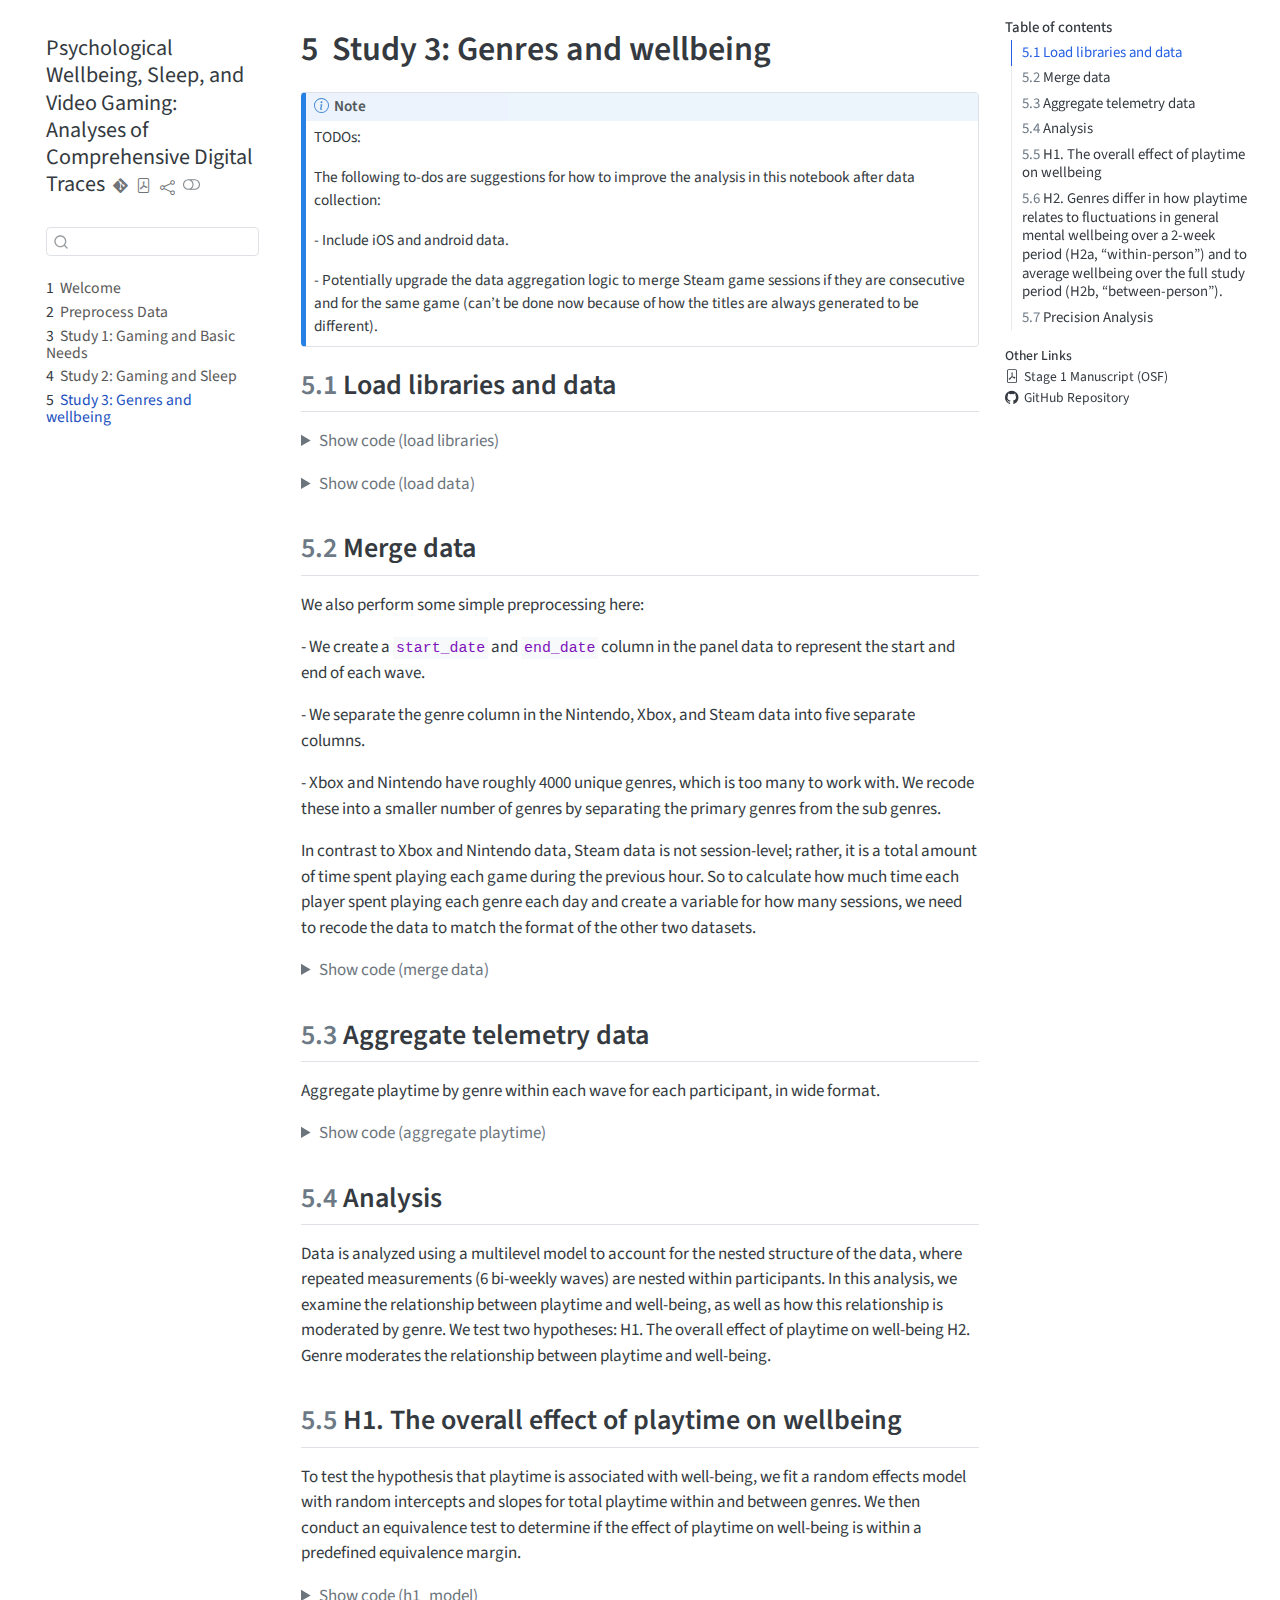
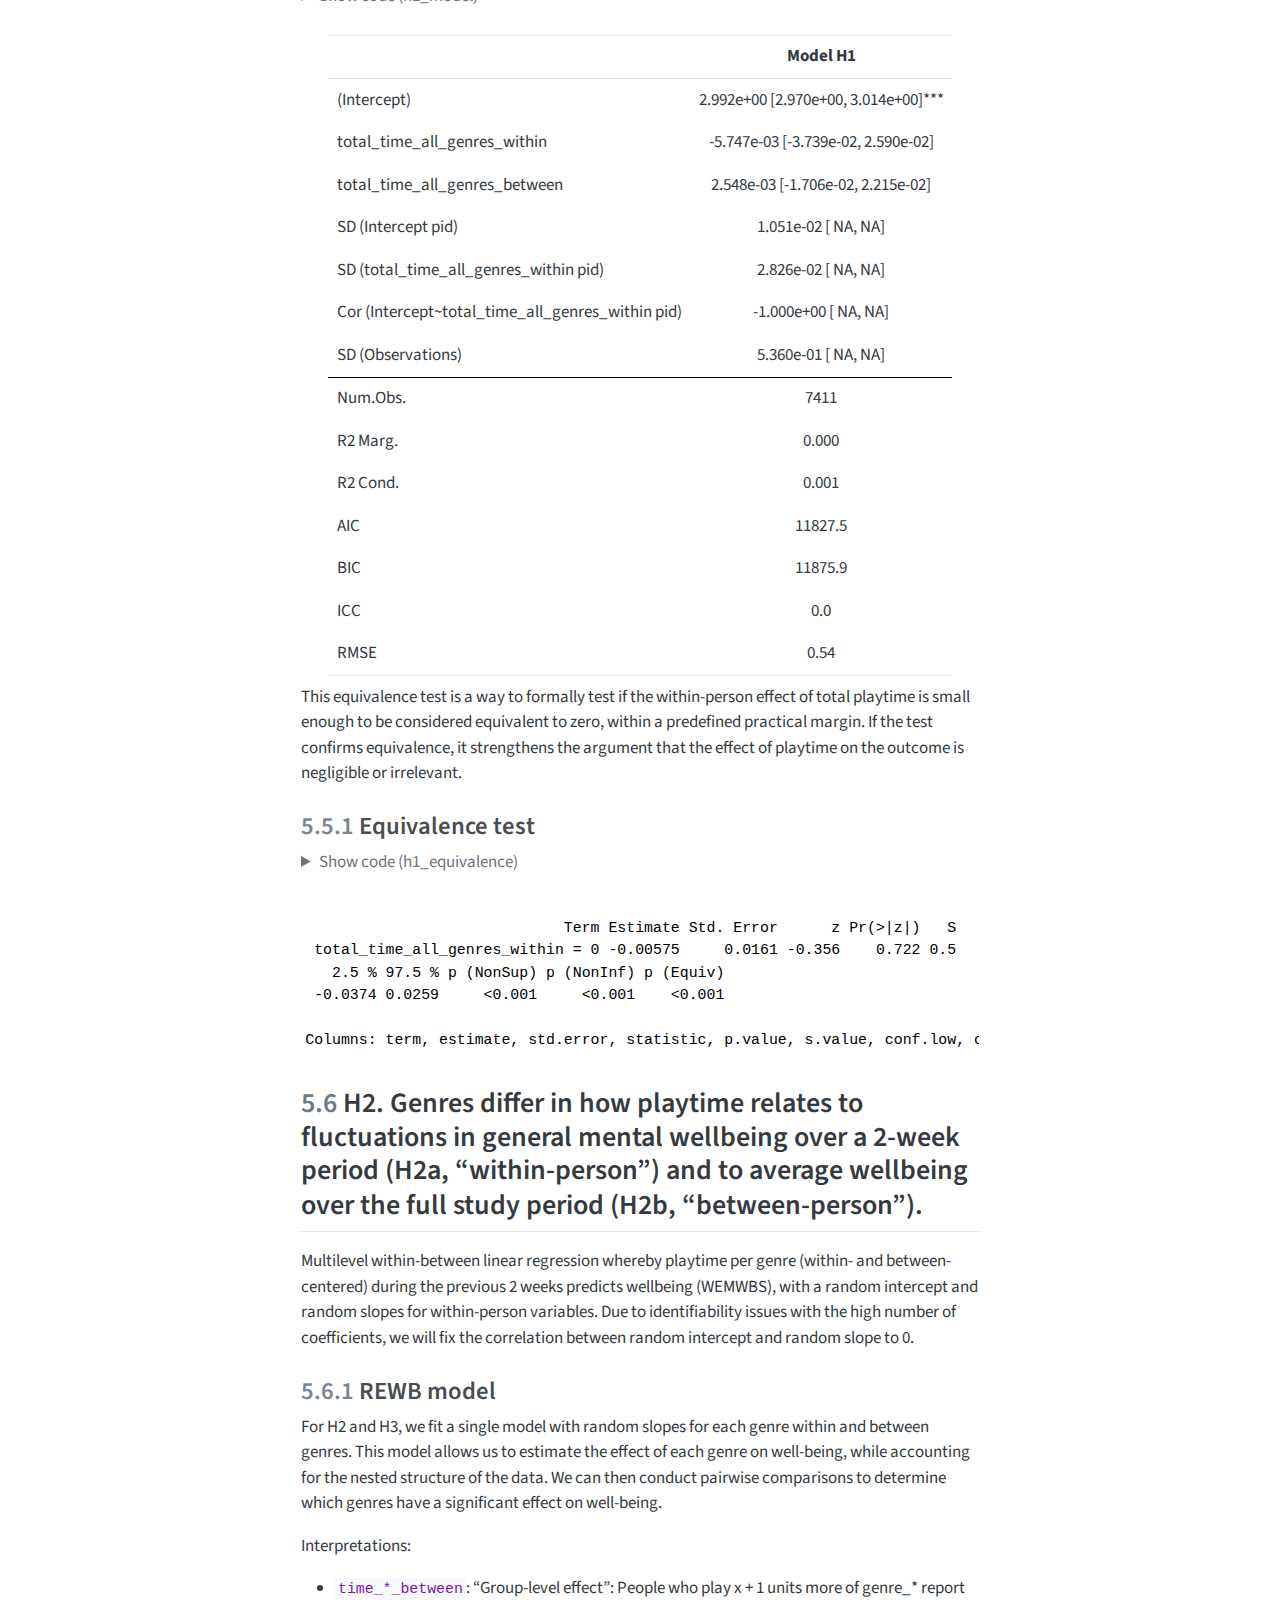
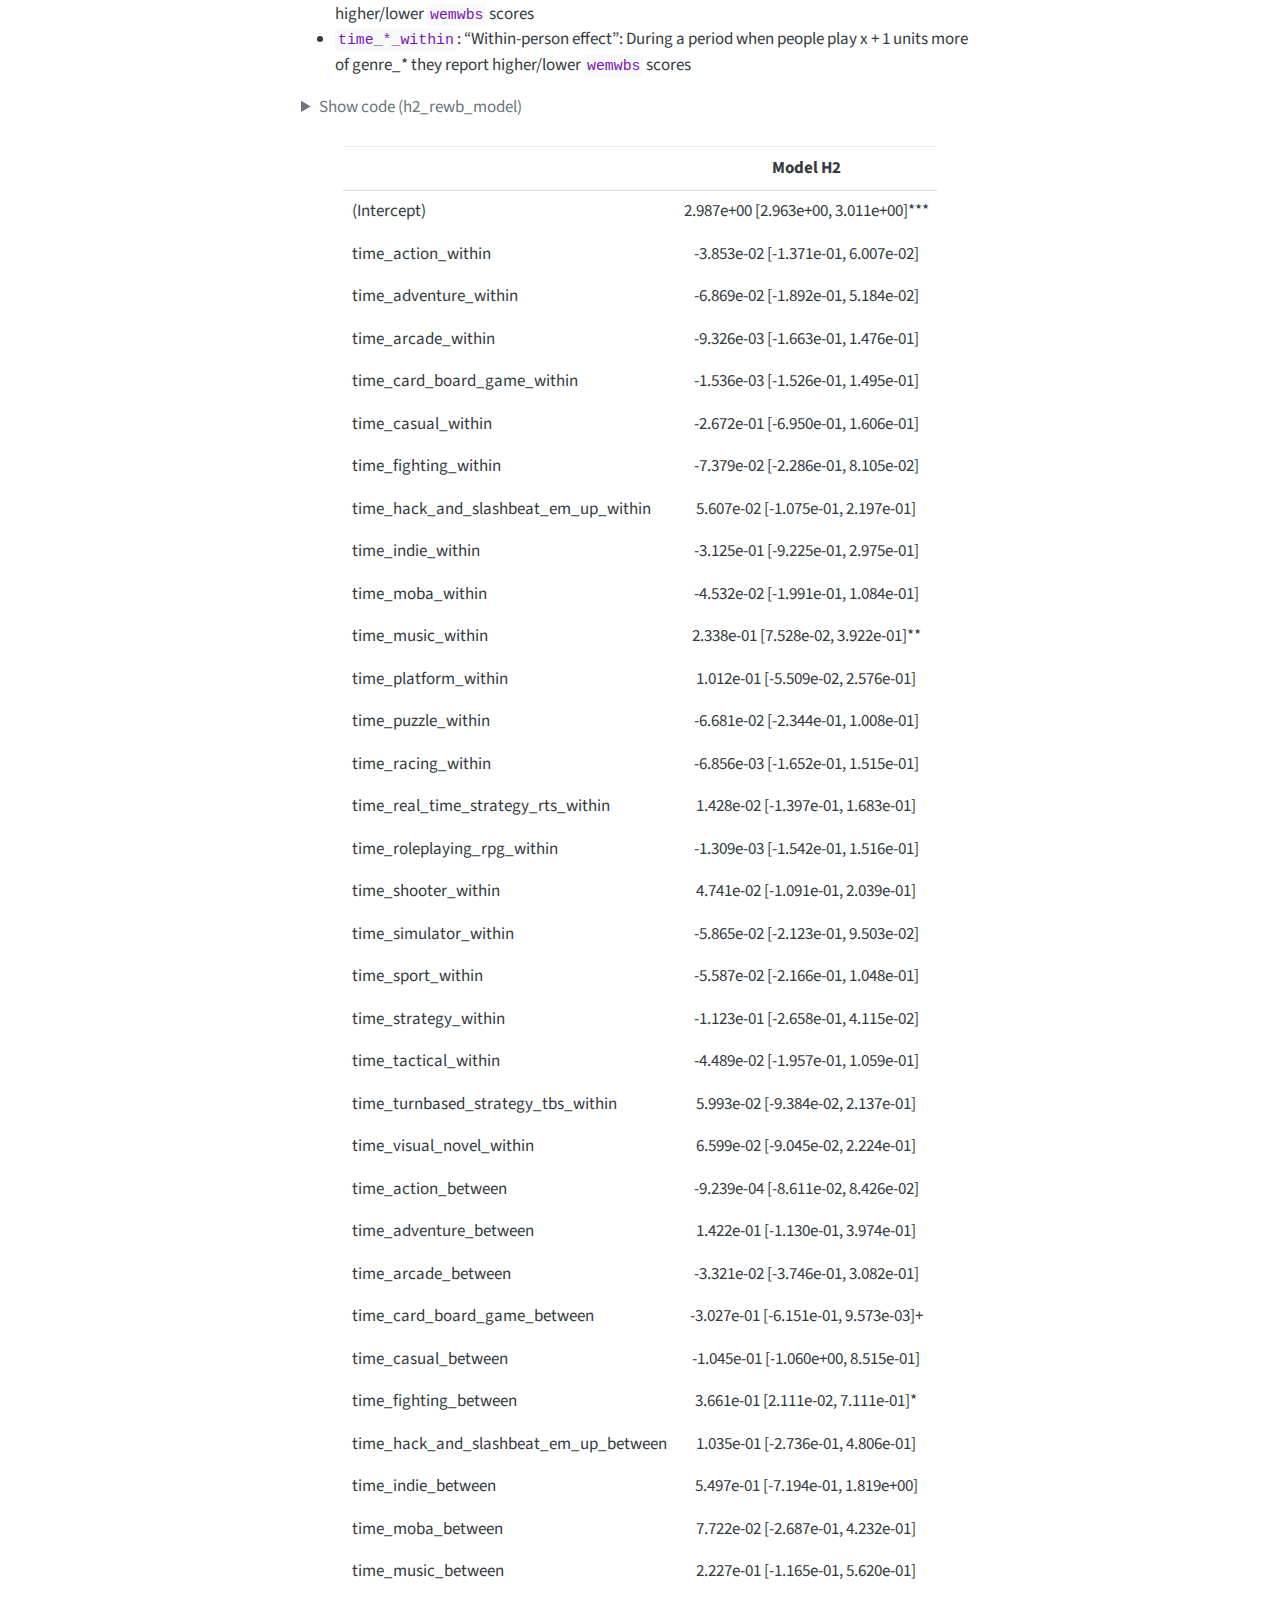
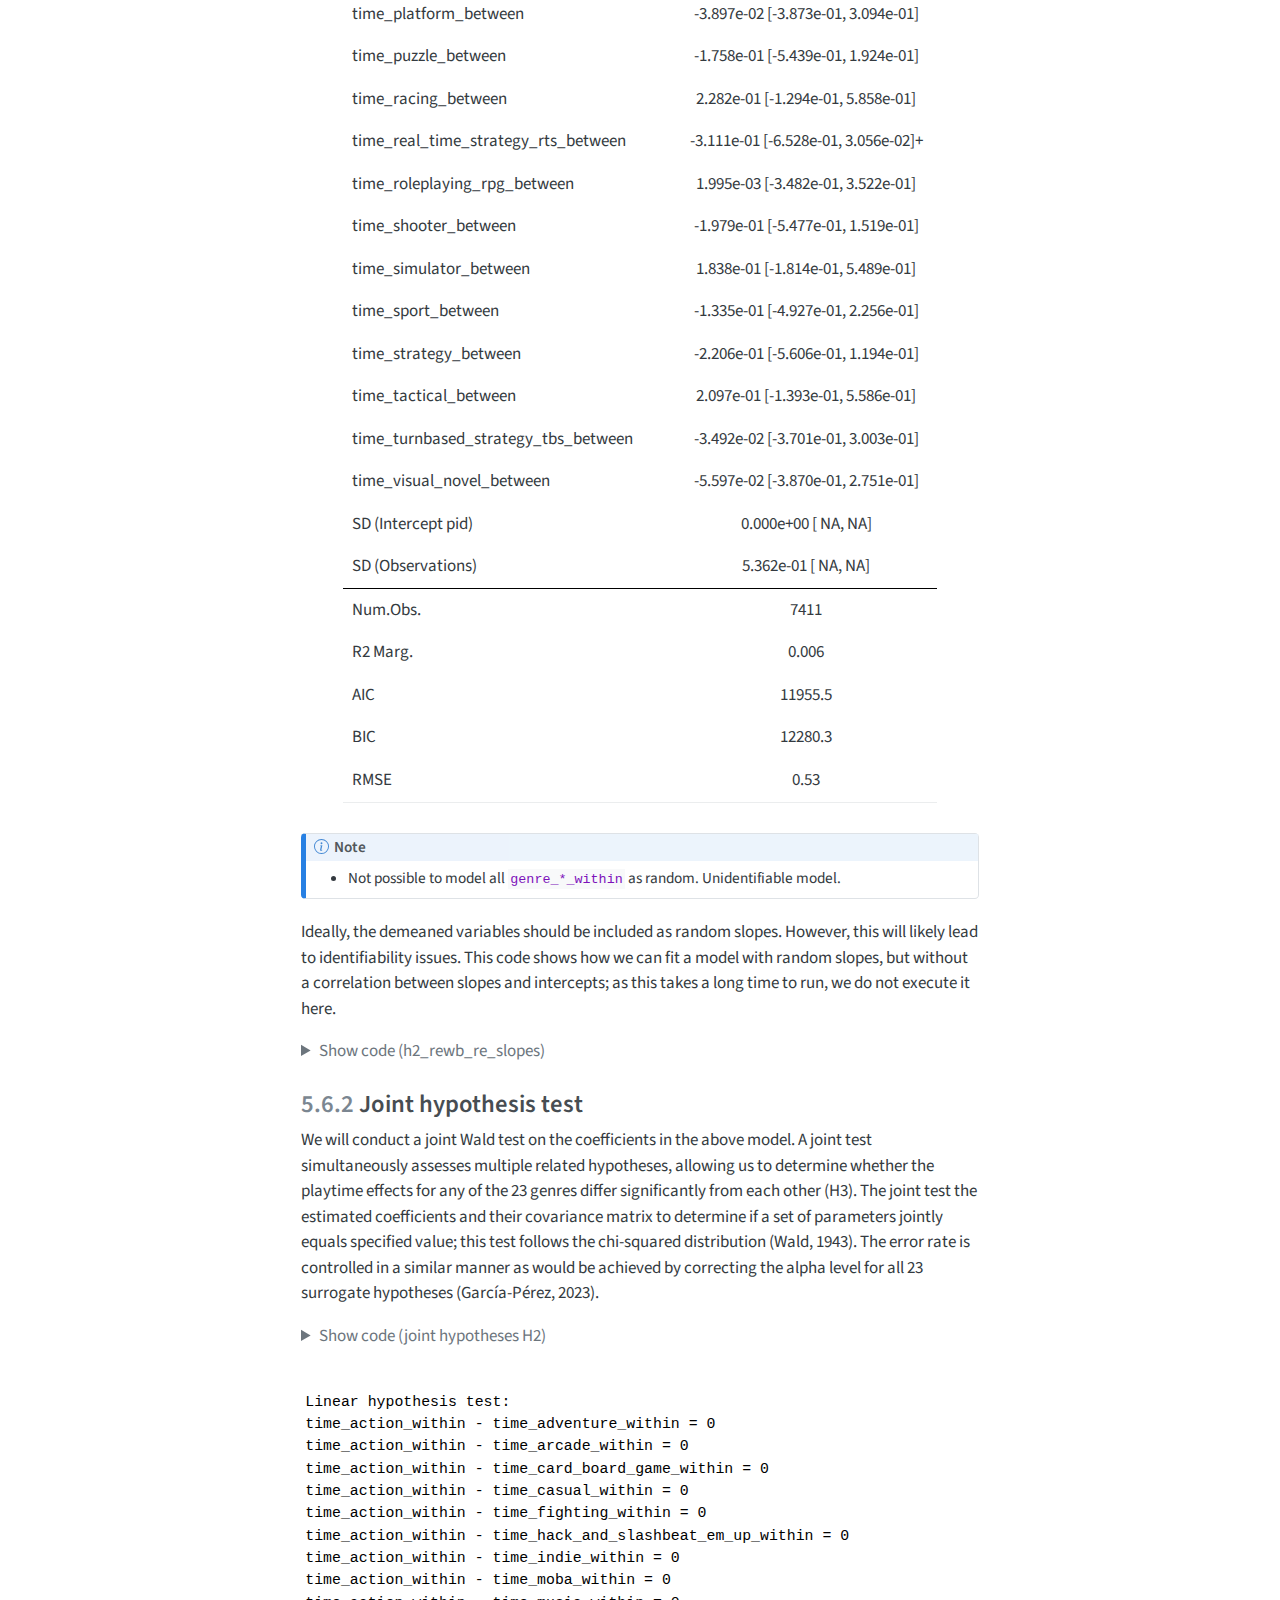
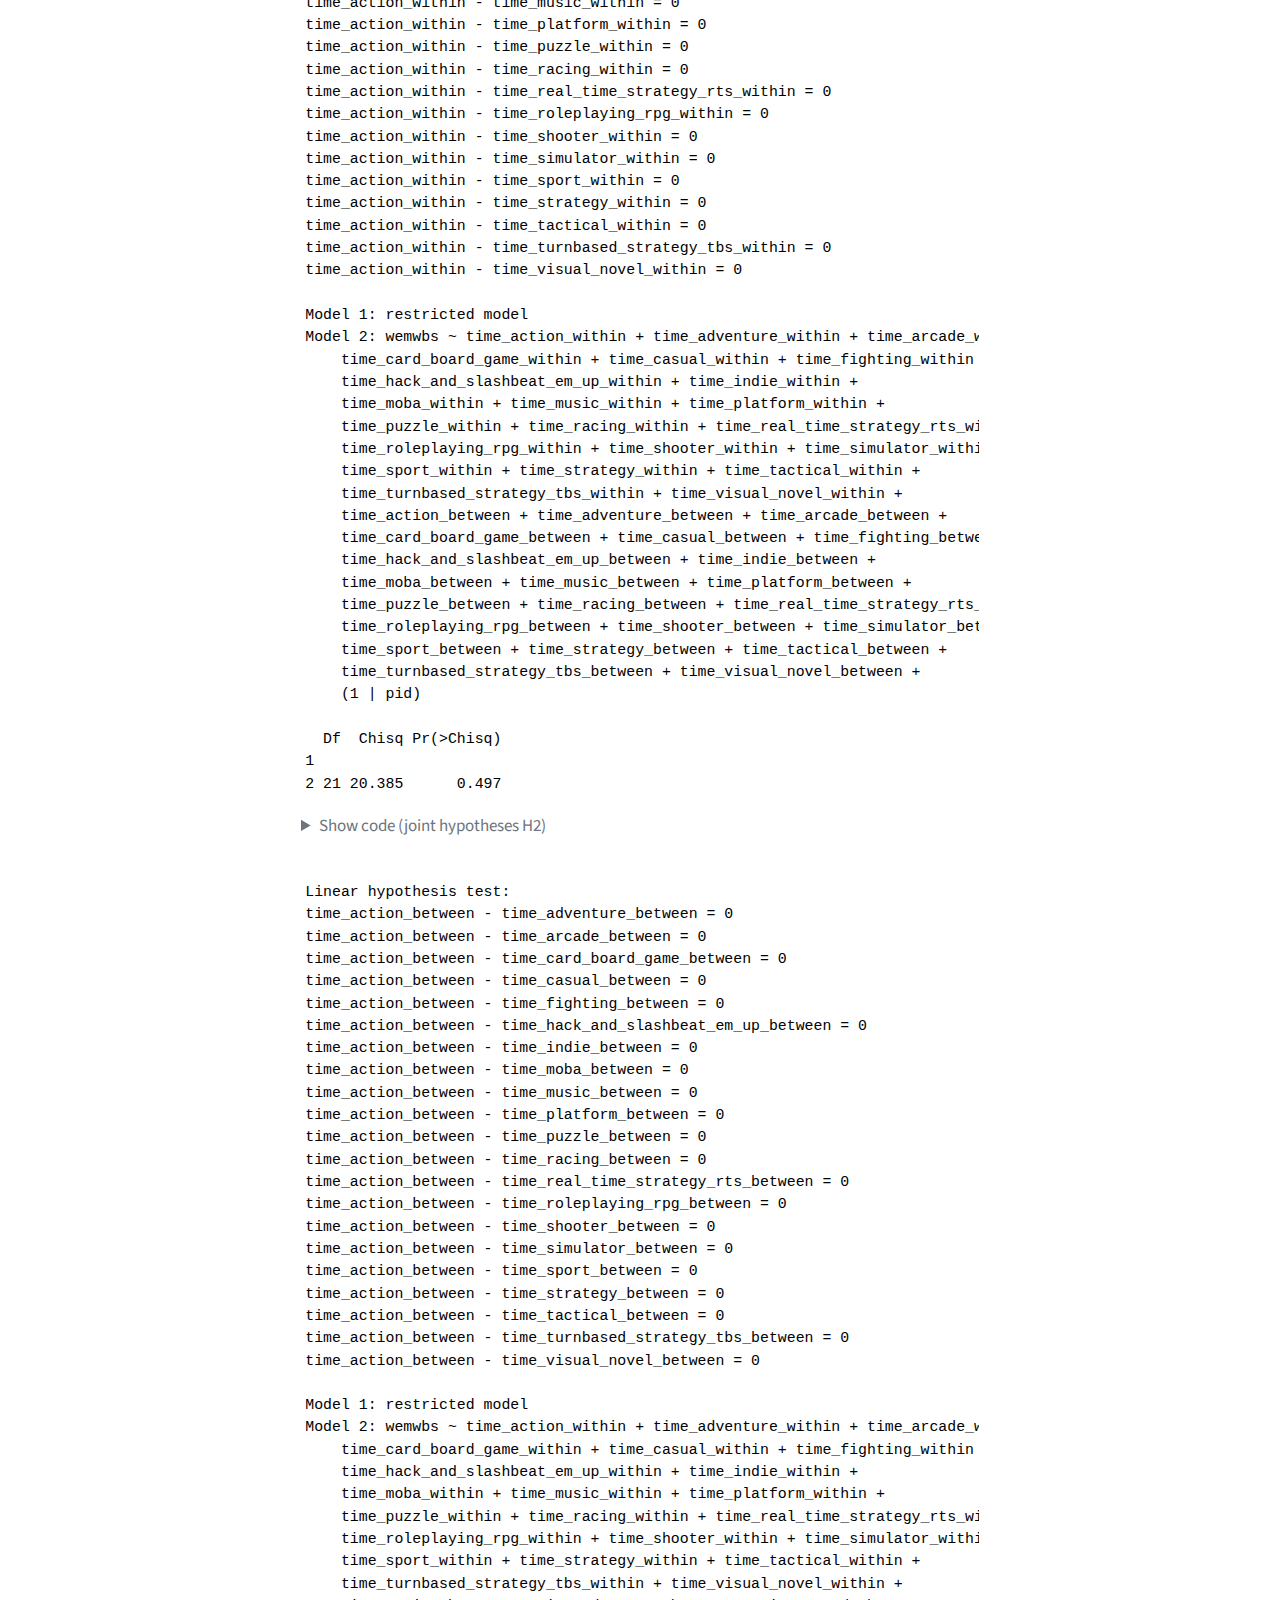
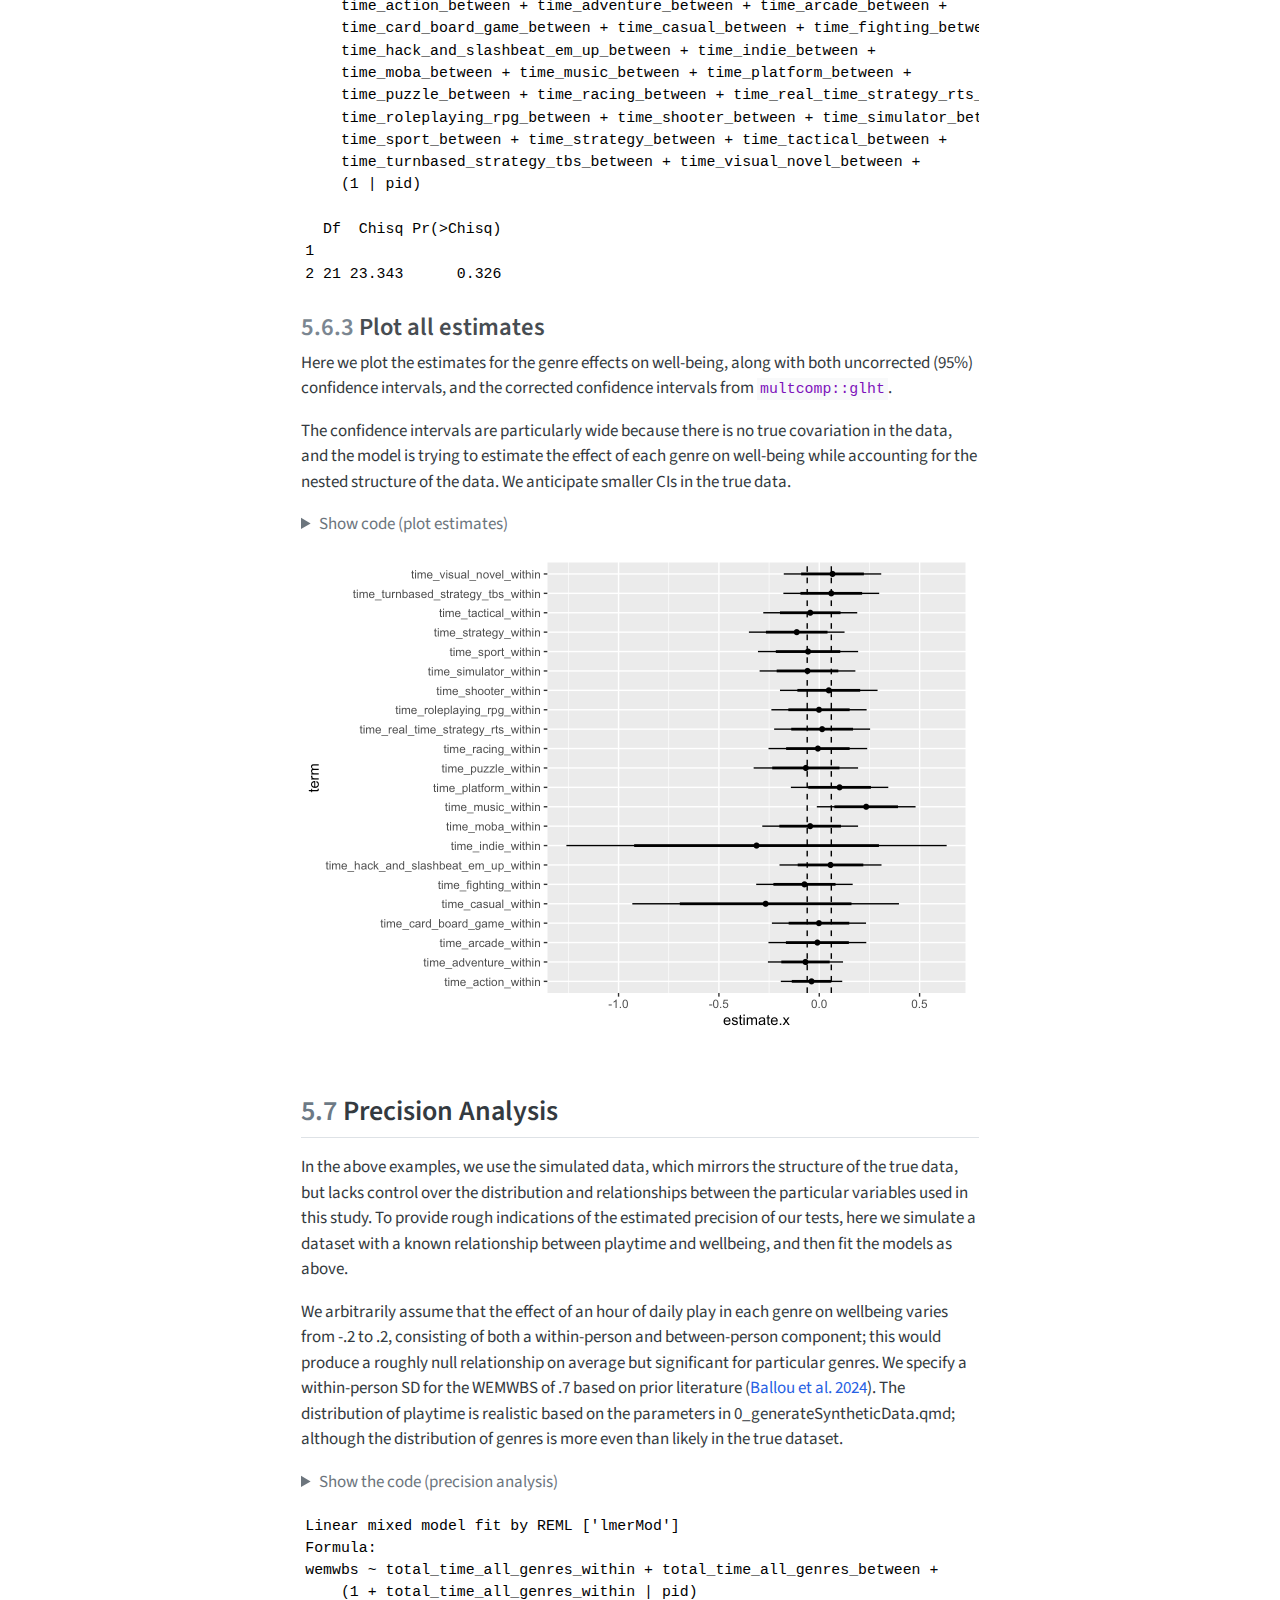
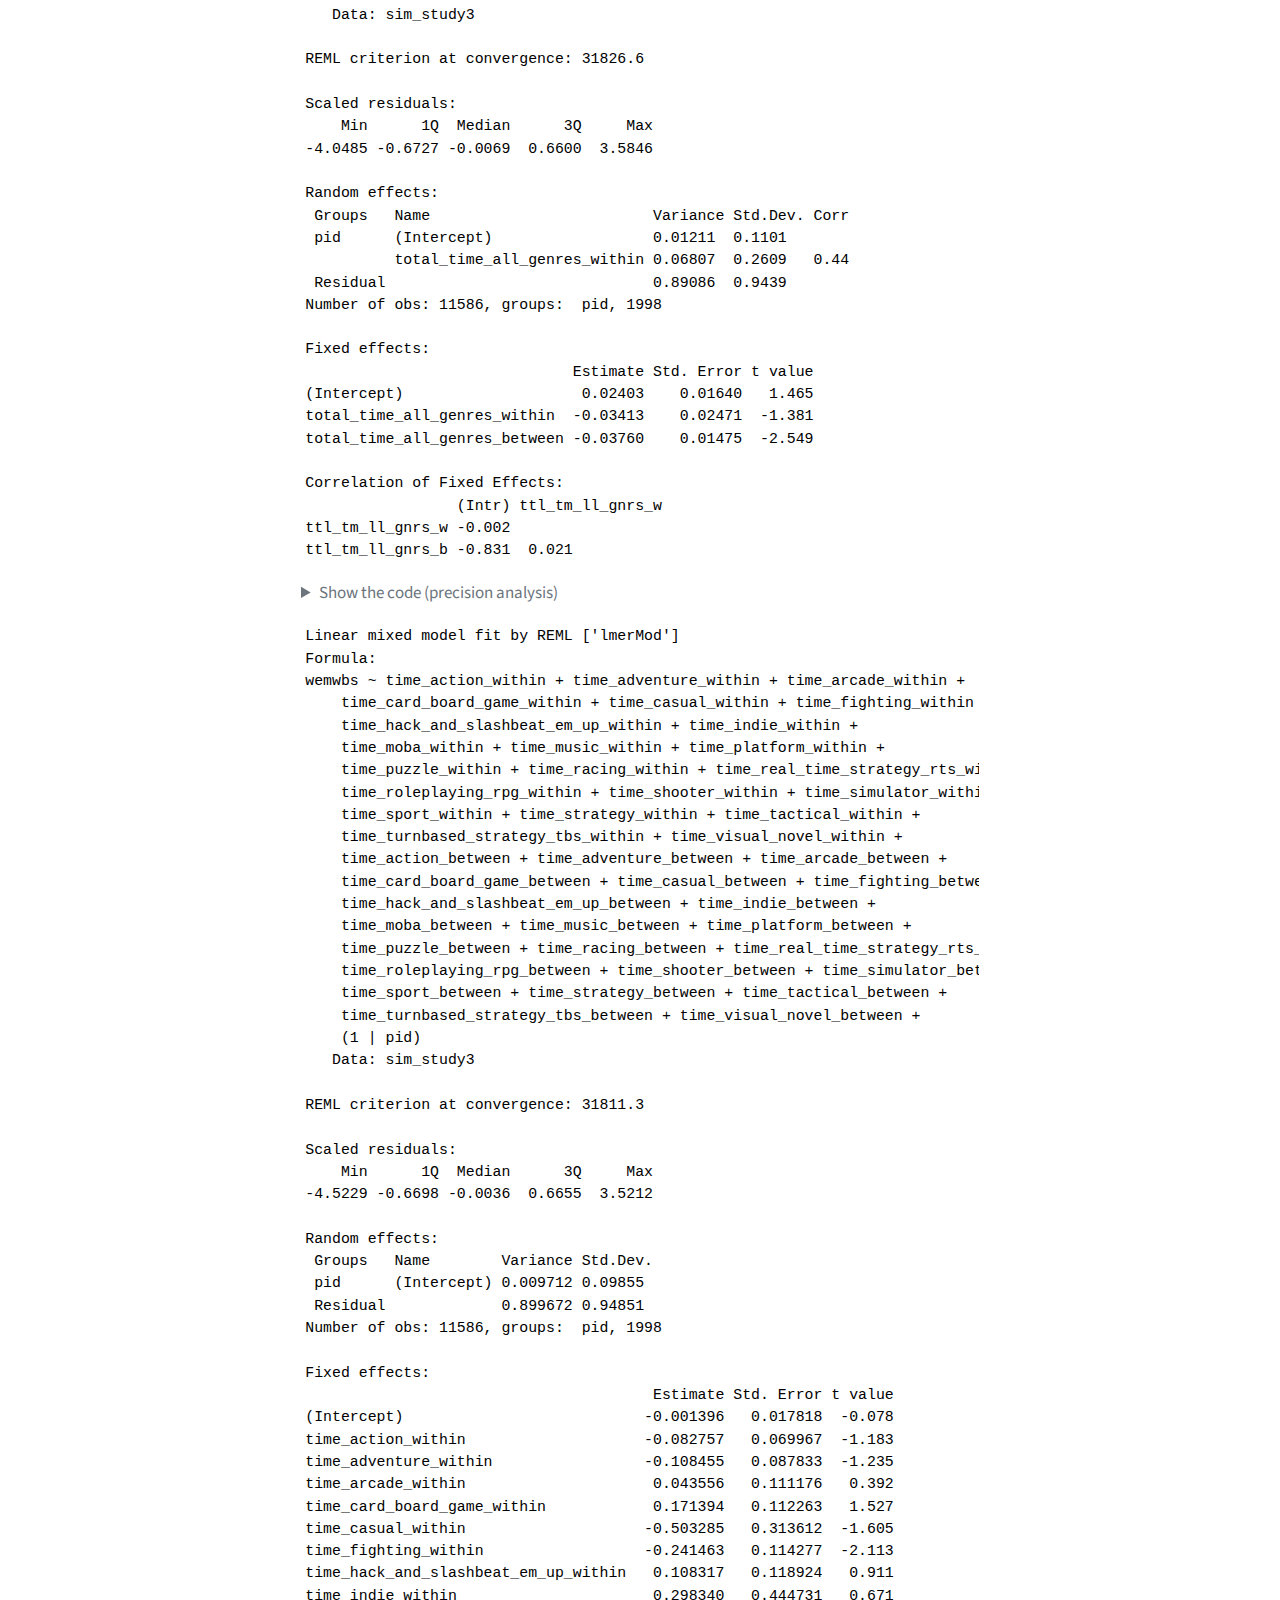
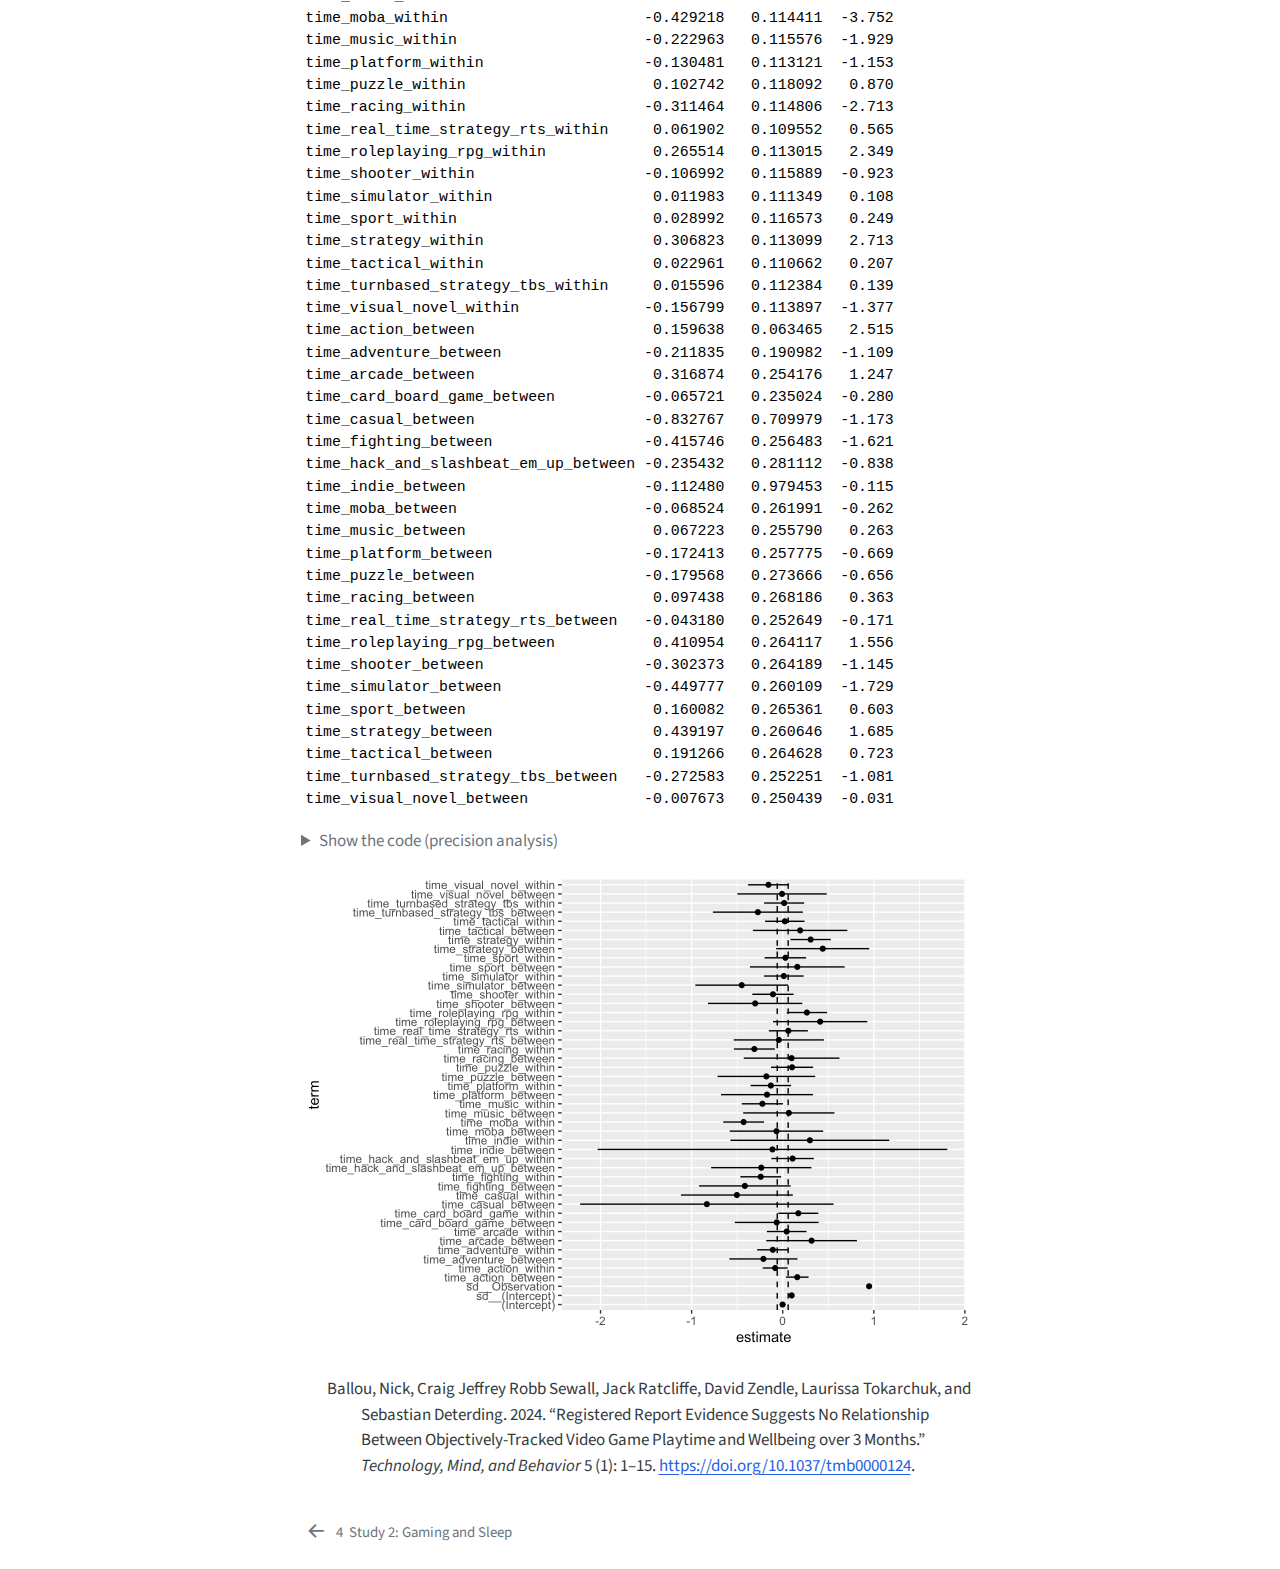
<file: docs/scripts/4_genres.html>
<!DOCTYPE html>
<html xmlns="http://www.w3.org/1999/xhtml" lang="en" xml:lang="en"><head>

<meta charset="utf-8">
<meta name="generator" content="quarto-1.4.549">

<meta name="viewport" content="width=device-width, initial-scale=1.0, user-scalable=yes">


<title>Psychological Wellbeing, Sleep, and Video Gaming: Analyses of Comprehensive Digital Traces - 5&nbsp; Study 3: Genres and wellbeing</title>
<style>
code{white-space: pre-wrap;}
span.smallcaps{font-variant: small-caps;}
div.columns{display: flex; gap: min(4vw, 1.5em);}
div.column{flex: auto; overflow-x: auto;}
div.hanging-indent{margin-left: 1.5em; text-indent: -1.5em;}
ul.task-list{list-style: none;}
ul.task-list li input[type="checkbox"] {
  width: 0.8em;
  margin: 0 0.8em 0.2em -1em; /* quarto-specific, see https://github.com/quarto-dev/quarto-cli/issues/4556 */ 
  vertical-align: middle;
}
/* CSS for syntax highlighting */
pre > code.sourceCode { white-space: pre; position: relative; }
pre > code.sourceCode > span { line-height: 1.25; }
pre > code.sourceCode > span:empty { height: 1.2em; }
.sourceCode { overflow: visible; }
code.sourceCode > span { color: inherit; text-decoration: inherit; }
div.sourceCode { margin: 1em 0; }
pre.sourceCode { margin: 0; }
@media screen {
div.sourceCode { overflow: auto; }
}
@media print {
pre > code.sourceCode { white-space: pre-wrap; }
pre > code.sourceCode > span { text-indent: -5em; padding-left: 5em; }
}
pre.numberSource code
  { counter-reset: source-line 0; }
pre.numberSource code > span
  { position: relative; left: -4em; counter-increment: source-line; }
pre.numberSource code > span > a:first-child::before
  { content: counter(source-line);
    position: relative; left: -1em; text-align: right; vertical-align: baseline;
    border: none; display: inline-block;
    -webkit-touch-callout: none; -webkit-user-select: none;
    -khtml-user-select: none; -moz-user-select: none;
    -ms-user-select: none; user-select: none;
    padding: 0 4px; width: 4em;
  }
pre.numberSource { margin-left: 3em;  padding-left: 4px; }
div.sourceCode
  {   }
@media screen {
pre > code.sourceCode > span > a:first-child::before { text-decoration: underline; }
}
/* CSS for citations */
div.csl-bib-body { }
div.csl-entry {
  clear: both;
  margin-bottom: 0em;
}
.hanging-indent div.csl-entry {
  margin-left:2em;
  text-indent:-2em;
}
div.csl-left-margin {
  min-width:2em;
  float:left;
}
div.csl-right-inline {
  margin-left:2em;
  padding-left:1em;
}
div.csl-indent {
  margin-left: 2em;
}</style>


<script src="../site_libs/quarto-nav/quarto-nav.js"></script>
<script src="../site_libs/quarto-nav/headroom.min.js"></script>
<script src="../site_libs/clipboard/clipboard.min.js"></script>
<script src="../site_libs/quarto-search/autocomplete.umd.js"></script>
<script src="../site_libs/quarto-search/fuse.min.js"></script>
<script src="../site_libs/quarto-search/quarto-search.js"></script>
<meta name="quarto:offset" content="../">
<link href="../scripts/3_sleep.html" rel="prev">
<script src="../site_libs/quarto-html/quarto.js"></script>
<script src="../site_libs/quarto-html/popper.min.js"></script>
<script src="../site_libs/quarto-html/tippy.umd.min.js"></script>
<script src="../site_libs/quarto-html/anchor.min.js"></script>
<link href="../site_libs/quarto-html/tippy.css" rel="stylesheet">
<link href="../site_libs/quarto-html/quarto-syntax-highlighting.css" rel="stylesheet" class="quarto-color-scheme" id="quarto-text-highlighting-styles">
<link href="../site_libs/quarto-html/quarto-syntax-highlighting-dark.css" rel="prefetch" class="quarto-color-scheme quarto-color-alternate" id="quarto-text-highlighting-styles">
<script src="../site_libs/bootstrap/bootstrap.min.js"></script>
<link href="../site_libs/bootstrap/bootstrap-icons.css" rel="stylesheet">
<link href="../site_libs/bootstrap/bootstrap.min.css" rel="stylesheet" class="quarto-color-scheme" id="quarto-bootstrap" data-mode="light">
<link href="../site_libs/bootstrap/bootstrap-dark.min.css" rel="prefetch" class="quarto-color-scheme quarto-color-alternate" id="quarto-bootstrap" data-mode="dark">
<script id="quarto-search-options" type="application/json">{
  "location": "sidebar",
  "copy-button": false,
  "collapse-after": 3,
  "panel-placement": "start",
  "type": "textbox",
  "limit": 50,
  "keyboard-shortcut": [
    "f",
    "/",
    "s"
  ],
  "show-item-context": false,
  "language": {
    "search-no-results-text": "No results",
    "search-matching-documents-text": "matching documents",
    "search-copy-link-title": "Copy link to search",
    "search-hide-matches-text": "Hide additional matches",
    "search-more-match-text": "more match in this document",
    "search-more-matches-text": "more matches in this document",
    "search-clear-button-title": "Clear",
    "search-text-placeholder": "",
    "search-detached-cancel-button-title": "Cancel",
    "search-submit-button-title": "Submit",
    "search-label": "Search"
  }
}</script>
<script async="" src="https://hypothes.is/embed.js"></script>
<script>
  window.document.addEventListener("DOMContentLoaded", function (_event) {
    document.body.classList.add('hypothesis-enabled');
  });
</script>


</head>

<body class="nav-sidebar floating">

<div id="quarto-search-results"></div>
  <header id="quarto-header" class="headroom fixed-top">
  <nav class="quarto-secondary-nav">
    <div class="container-fluid d-flex">
      <button type="button" class="quarto-btn-toggle btn" data-bs-toggle="collapse" data-bs-target=".quarto-sidebar-collapse-item" aria-controls="quarto-sidebar" aria-expanded="false" aria-label="Toggle sidebar navigation" onclick="if (window.quartoToggleHeadroom) { window.quartoToggleHeadroom(); }">
        <i class="bi bi-layout-text-sidebar-reverse"></i>
      </button>
        <nav class="quarto-page-breadcrumbs" aria-label="breadcrumb"><ol class="breadcrumb"><li class="breadcrumb-item"><a href="../scripts/4_genres.html"><span class="chapter-number">5</span>&nbsp; <span class="chapter-title">Study 3: Genres and wellbeing</span></a></li></ol></nav>
        <a class="flex-grow-1" role="button" data-bs-toggle="collapse" data-bs-target=".quarto-sidebar-collapse-item" aria-controls="quarto-sidebar" aria-expanded="false" aria-label="Toggle sidebar navigation" onclick="if (window.quartoToggleHeadroom) { window.quartoToggleHeadroom(); }">      
        </a>
      <button type="button" class="btn quarto-search-button" aria-label="" onclick="window.quartoOpenSearch();">
        <i class="bi bi-search"></i>
      </button>
    </div>
  </nav>
</header>
<!-- content -->
<div id="quarto-content" class="quarto-container page-columns page-rows-contents page-layout-full">
<!-- sidebar -->
  <nav id="quarto-sidebar" class="sidebar collapse collapse-horizontal quarto-sidebar-collapse-item sidebar-navigation floating overflow-auto">
    <div class="pt-lg-2 mt-2 text-left sidebar-header">
    <div class="sidebar-title mb-0 py-0">
      <a href="../">Psychological Wellbeing, Sleep, and Video Gaming: Analyses of Comprehensive Digital Traces</a> 
        <div class="sidebar-tools-main tools-wide">
    <a href="https://digital-wellbeing.github.io/platform-study-rr/" title="Source Code" class="quarto-navigation-tool px-1" aria-label="Source Code"><i class="bi bi-git"></i></a>
    <a href="../Psychological-Wellbeing,-Sleep,-and-Video-Gaming--Analyses-of-Comprehensive-Digital-Traces.pdf" title="Download PDF" class="quarto-navigation-tool px-1" aria-label="Download PDF"><i class="bi bi-file-pdf"></i></a>
    <div class="dropdown">
      <a href="" title="Share" id="quarto-navigation-tool-dropdown-0" class="quarto-navigation-tool dropdown-toggle px-1" data-bs-toggle="dropdown" aria-expanded="false" aria-label="Share"><i class="bi bi-share"></i></a>
      <ul class="dropdown-menu" aria-labelledby="quarto-navigation-tool-dropdown-0">
          <li>
            <a class="dropdown-item sidebar-tools-main-item" href="https://twitter.com/intent/tweet?url=|url|">
              <i class="bi bi-bi-twitter pe-1"></i>
            Twitter
            </a>
          </li>
          <li>
            <a class="dropdown-item sidebar-tools-main-item" href="https://www.facebook.com/sharer/sharer.php?u=|url|">
              <i class="bi bi-bi-facebook pe-1"></i>
            Facebook
            </a>
          </li>
      </ul>
    </div>
  <a href="" class="quarto-color-scheme-toggle quarto-navigation-tool  px-1" onclick="window.quartoToggleColorScheme(); return false;" title="Toggle dark mode"><i class="bi"></i></a>
</div>
    </div>
      </div>
        <div class="mt-2 flex-shrink-0 align-items-center">
        <div class="sidebar-search">
        <div id="quarto-search" class="" title="Search"></div>
        </div>
        </div>
    <div class="sidebar-menu-container"> 
    <ul class="list-unstyled mt-1">
        <li class="sidebar-item">
  <div class="sidebar-item-container"> 
  <a href="../index.html" class="sidebar-item-text sidebar-link">
 <span class="menu-text"><span class="chapter-number">1</span>&nbsp; <span class="chapter-title">Welcome</span></span></a>
  </div>
</li>
        <li class="sidebar-item">
  <div class="sidebar-item-container"> 
  <a href="../scripts/1_preprocess.html" class="sidebar-item-text sidebar-link">
 <span class="menu-text"><span class="chapter-number">2</span>&nbsp; <span class="chapter-title">Preprocess Data</span></span></a>
  </div>
</li>
        <li class="sidebar-item">
  <div class="sidebar-item-container"> 
  <a href="../scripts/2_basicNeeds.html" class="sidebar-item-text sidebar-link">
 <span class="menu-text"><span class="chapter-number">3</span>&nbsp; <span class="chapter-title">Study 1: Gaming and Basic Needs</span></span></a>
  </div>
</li>
        <li class="sidebar-item">
  <div class="sidebar-item-container"> 
  <a href="../scripts/3_sleep.html" class="sidebar-item-text sidebar-link">
 <span class="menu-text"><span class="chapter-number">4</span>&nbsp; <span class="chapter-title">Study 2: Gaming and Sleep</span></span></a>
  </div>
</li>
        <li class="sidebar-item">
  <div class="sidebar-item-container"> 
  <a href="../scripts/4_genres.html" class="sidebar-item-text sidebar-link active">
 <span class="menu-text"><span class="chapter-number">5</span>&nbsp; <span class="chapter-title">Study 3: Genres and wellbeing</span></span></a>
  </div>
</li>
    </ul>
    </div>
</nav>
<div id="quarto-sidebar-glass" class="quarto-sidebar-collapse-item" data-bs-toggle="collapse" data-bs-target=".quarto-sidebar-collapse-item"></div>
<!-- margin-sidebar -->
    <div id="quarto-margin-sidebar" class="sidebar margin-sidebar">
        <nav id="TOC" role="doc-toc" class="toc-active">
    <h2 id="toc-title">Table of contents</h2>
   
  <ul>
  <li><a href="#load-libraries-and-data" id="toc-load-libraries-and-data" class="nav-link active" data-scroll-target="#load-libraries-and-data"><span class="header-section-number">5.1</span> Load libraries and data</a></li>
  <li><a href="#merge-data" id="toc-merge-data" class="nav-link" data-scroll-target="#merge-data"><span class="header-section-number">5.2</span> Merge data</a></li>
  <li><a href="#aggregate-telemetry-data" id="toc-aggregate-telemetry-data" class="nav-link" data-scroll-target="#aggregate-telemetry-data"><span class="header-section-number">5.3</span> Aggregate telemetry data</a></li>
  <li><a href="#analysis" id="toc-analysis" class="nav-link" data-scroll-target="#analysis"><span class="header-section-number">5.4</span> Analysis</a></li>
  <li><a href="#h1.-the-overall-effect-of-playtime-on-wellbeing" id="toc-h1.-the-overall-effect-of-playtime-on-wellbeing" class="nav-link" data-scroll-target="#h1.-the-overall-effect-of-playtime-on-wellbeing"><span class="header-section-number">5.5</span> H1. The overall effect of playtime on wellbeing</a>
  <ul class="collapse">
  <li><a href="#equivalence-test" id="toc-equivalence-test" class="nav-link" data-scroll-target="#equivalence-test"><span class="header-section-number">5.5.1</span> Equivalence test</a></li>
  </ul></li>
  <li><a href="#h2.-genres-differ-in-how-playtime-relates-to-fluctuations-in-general-mental-wellbeing-over-a-2-week-period-h2a-within-person-and-to-average-wellbeing-over-the-full-study-period-h2b-between-person." id="toc-h2.-genres-differ-in-how-playtime-relates-to-fluctuations-in-general-mental-wellbeing-over-a-2-week-period-h2a-within-person-and-to-average-wellbeing-over-the-full-study-period-h2b-between-person." class="nav-link" data-scroll-target="#h2.-genres-differ-in-how-playtime-relates-to-fluctuations-in-general-mental-wellbeing-over-a-2-week-period-h2a-within-person-and-to-average-wellbeing-over-the-full-study-period-h2b-between-person."><span class="header-section-number">5.6</span> H2. Genres differ in how playtime relates to fluctuations in general mental wellbeing over a 2-week period (H2a, “within-person”) and to average wellbeing over the full study period (H2b, “between-person”).</a>
  <ul class="collapse">
  <li><a href="#rewb-model" id="toc-rewb-model" class="nav-link" data-scroll-target="#rewb-model"><span class="header-section-number">5.6.1</span> REWB model</a></li>
  <li><a href="#joint-hypothesis-test" id="toc-joint-hypothesis-test" class="nav-link" data-scroll-target="#joint-hypothesis-test"><span class="header-section-number">5.6.2</span> Joint hypothesis test</a></li>
  <li><a href="#plot-all-estimates" id="toc-plot-all-estimates" class="nav-link" data-scroll-target="#plot-all-estimates"><span class="header-section-number">5.6.3</span> Plot all estimates</a></li>
  </ul></li>
  <li><a href="#precision-analysis" id="toc-precision-analysis" class="nav-link" data-scroll-target="#precision-analysis"><span class="header-section-number">5.7</span> Precision Analysis</a></li>
  </ul>
<div class="quarto-other-links"><h2>Other Links</h2><ul><li><a href="https://osf.io/pb5nu"><i class="bi bi-file-pdf"></i>Stage 1 Manuscript (OSF)</a></li><li><a href="https://digital-wellbeing.github.io/platform-study-rr/"><i class="bi bi-github"></i>GitHub Repository</a></li></ul></div></nav>
    </div>
<!-- main -->
<main class="content column-body" id="quarto-document-content">

<header id="title-block-header" class="quarto-title-block default">
<div class="quarto-title">
<h1 class="title"><span class="chapter-number">5</span>&nbsp; <span class="chapter-title">Study 3: Genres and wellbeing</span></h1>
</div>



<div class="quarto-title-meta column-body">

    
  
    
  </div>
  


</header>


<div class="callout callout-style-default callout-note callout-titled">
<div class="callout-header d-flex align-content-center">
<div class="callout-icon-container">
<i class="callout-icon"></i>
</div>
<div class="callout-title-container flex-fill">
Note
</div>
</div>
<div class="callout-body-container callout-body">
<p>TODOs:</p>
<p>The following to-dos are suggestions for how to improve the analysis in this notebook after data collection:</p>
<p>- Include iOS and android data.</p>
<p>- Potentially upgrade the data aggregation logic to merge Steam game sessions if they are consecutive and for the same game (can’t be done now because of how the titles are always generated to be different).</p>
</div>
</div>
<section id="load-libraries-and-data" class="level2" data-number="5.1">
<h2 data-number="5.1" class="anchored" data-anchor-id="load-libraries-and-data"><span class="header-section-number">5.1</span> Load libraries and data</h2>
<div class="cell">
<details class="code-fold">
<summary>Show code (load libraries)</summary>
<div class="sourceCode cell-code" id="cb1"><pre class="sourceCode r code-with-copy"><code class="sourceCode r"><span id="cb1-1"><a href="#cb1-1" aria-hidden="true" tabindex="-1"></a><span class="cf">if</span> (<span class="sc">!</span><span class="fu">require</span>(<span class="st">"pacman"</span>)) <span class="fu">install.packages</span>(<span class="st">"pacman"</span>)</span>
<span id="cb1-2"><a href="#cb1-2" aria-hidden="true" tabindex="-1"></a><span class="fu">library</span>(pacman)</span>
<span id="cb1-3"><a href="#cb1-3" aria-hidden="true" tabindex="-1"></a></span>
<span id="cb1-4"><a href="#cb1-4" aria-hidden="true" tabindex="-1"></a><span class="fu">p_load</span>(knitr, tidyverse, dplyr, lme4, marginaleffects, interactions, data.table, readr, datawizard, kableExtra, R.utils, modelsummary, </span>
<span id="cb1-5"><a href="#cb1-5" aria-hidden="true" tabindex="-1"></a>       multcomp, emmeans, car)</span>
<span id="cb1-6"><a href="#cb1-6" aria-hidden="true" tabindex="-1"></a></span>
<span id="cb1-7"><a href="#cb1-7" aria-hidden="true" tabindex="-1"></a><span class="fu">set.seed</span>(<span class="dv">8675309</span>)</span>
<span id="cb1-8"><a href="#cb1-8" aria-hidden="true" tabindex="-1"></a></span>
<span id="cb1-9"><a href="#cb1-9" aria-hidden="true" tabindex="-1"></a>clean_string <span class="ot">&lt;-</span> <span class="cf">function</span>(text) {</span>
<span id="cb1-10"><a href="#cb1-10" aria-hidden="true" tabindex="-1"></a>  text <span class="ot">&lt;-</span> <span class="fu">tolower</span>(text)</span>
<span id="cb1-11"><a href="#cb1-11" aria-hidden="true" tabindex="-1"></a>  text <span class="ot">&lt;-</span> <span class="fu">gsub</span>(<span class="st">"[^a-z0-9 ]"</span>, <span class="st">""</span>, text)</span>
<span id="cb1-12"><a href="#cb1-12" aria-hidden="true" tabindex="-1"></a>  text <span class="ot">&lt;-</span> <span class="fu">gsub</span>(<span class="st">"[ /]+"</span>, <span class="st">"_"</span>, text)</span>
<span id="cb1-13"><a href="#cb1-13" aria-hidden="true" tabindex="-1"></a>  text <span class="ot">&lt;-</span> <span class="fu">gsub</span>(<span class="st">"^_|_$"</span>, <span class="st">""</span>, text)</span>
<span id="cb1-14"><a href="#cb1-14" aria-hidden="true" tabindex="-1"></a>  <span class="fu">return</span>(text)</span>
<span id="cb1-15"><a href="#cb1-15" aria-hidden="true" tabindex="-1"></a>}</span></code><button title="Copy to Clipboard" class="code-copy-button"><i class="bi"></i></button></pre></div>
</details>
</div>
<div class="cell">
<details class="code-fold">
<summary>Show code (load data)</summary>
<div class="sourceCode cell-code" id="cb2"><pre class="sourceCode r code-with-copy"><code class="sourceCode r"><span id="cb2-1"><a href="#cb2-1" aria-hidden="true" tabindex="-1"></a>panel <span class="ot">&lt;-</span> <span class="fu">fread</span>(<span class="st">"data/data-synthetic-clean/synPanelClean.csv.gz"</span>) <span class="sc">|&gt;</span> </span>
<span id="cb2-2"><a href="#cb2-2" aria-hidden="true" tabindex="-1"></a>  <span class="fu">mutate</span>(</span>
<span id="cb2-3"><a href="#cb2-3" aria-hidden="true" tabindex="-1"></a>    <span class="at">start_date =</span> <span class="fu">case_when</span>(</span>
<span id="cb2-4"><a href="#cb2-4" aria-hidden="true" tabindex="-1"></a>      wave <span class="sc">==</span> <span class="dv">1</span> <span class="sc">~</span> <span class="fu">as.Date</span>(<span class="st">"2024-05-01"</span>),</span>
<span id="cb2-5"><a href="#cb2-5" aria-hidden="true" tabindex="-1"></a>      wave <span class="sc">==</span> <span class="dv">2</span> <span class="sc">~</span> <span class="fu">as.Date</span>(<span class="st">"2024-05-15"</span>),</span>
<span id="cb2-6"><a href="#cb2-6" aria-hidden="true" tabindex="-1"></a>      wave <span class="sc">==</span> <span class="dv">3</span> <span class="sc">~</span> <span class="fu">as.Date</span>(<span class="st">"2024-05-29"</span>),</span>
<span id="cb2-7"><a href="#cb2-7" aria-hidden="true" tabindex="-1"></a>      wave <span class="sc">==</span> <span class="dv">4</span> <span class="sc">~</span> <span class="fu">as.Date</span>(<span class="st">"2024-06-12"</span>),</span>
<span id="cb2-8"><a href="#cb2-8" aria-hidden="true" tabindex="-1"></a>      wave <span class="sc">==</span> <span class="dv">5</span> <span class="sc">~</span> <span class="fu">as.Date</span>(<span class="st">"2024-06-26"</span>),</span>
<span id="cb2-9"><a href="#cb2-9" aria-hidden="true" tabindex="-1"></a>      wave <span class="sc">==</span> <span class="dv">6</span> <span class="sc">~</span> <span class="fu">as.Date</span>(<span class="st">"2024-07-10"</span>)</span>
<span id="cb2-10"><a href="#cb2-10" aria-hidden="true" tabindex="-1"></a>    ),</span>
<span id="cb2-11"><a href="#cb2-11" aria-hidden="true" tabindex="-1"></a>    <span class="at">end_date =</span> start_date <span class="sc">+</span> <span class="dv">13</span>  <span class="co"># Each wave covers a 14-day period</span></span>
<span id="cb2-12"><a href="#cb2-12" aria-hidden="true" tabindex="-1"></a>  )</span>
<span id="cb2-13"><a href="#cb2-13" aria-hidden="true" tabindex="-1"></a></span>
<span id="cb2-14"><a href="#cb2-14" aria-hidden="true" tabindex="-1"></a>diary <span class="ot">&lt;-</span> <span class="fu">read_csv</span>(<span class="st">"data/data-synthetic-clean/synDiaryClean.csv.gz"</span>)</span>
<span id="cb2-15"><a href="#cb2-15" aria-hidden="true" tabindex="-1"></a>intake <span class="ot">&lt;-</span> <span class="fu">read_csv</span>(<span class="st">"data/data-synthetic-clean/synIntakeClean.csv.gz"</span>)</span>
<span id="cb2-16"><a href="#cb2-16" aria-hidden="true" tabindex="-1"></a>ninRaw <span class="ot">&lt;-</span> <span class="fu">read_csv</span>(<span class="st">"data/data-synthetic-clean/synNintendoClean.csv.gz"</span>)</span>
<span id="cb2-17"><a href="#cb2-17" aria-hidden="true" tabindex="-1"></a>xboxRaw <span class="ot">&lt;-</span> <span class="fu">read_csv</span>(<span class="st">"data/data-synthetic-clean/synXboxClean.csv.gz"</span>) </span>
<span id="cb2-18"><a href="#cb2-18" aria-hidden="true" tabindex="-1"></a>steamRaw <span class="ot">&lt;-</span> <span class="fu">read_csv</span>(<span class="st">"data/data-synthetic-clean/synSteamClean.csv.gz"</span>)</span>
<span id="cb2-19"><a href="#cb2-19" aria-hidden="true" tabindex="-1"></a>iOSRaw <span class="ot">&lt;-</span> <span class="fu">read_csv</span>(<span class="st">"data/data-synthetic-raw/syniOS.csv.gz"</span>)</span>
<span id="cb2-20"><a href="#cb2-20" aria-hidden="true" tabindex="-1"></a>androidRaw <span class="ot">&lt;-</span> <span class="fu">read_csv</span>(<span class="st">"data/data-synthetic-raw/synAndroid.csv.gz"</span>)</span></code><button title="Copy to Clipboard" class="code-copy-button"><i class="bi"></i></button></pre></div>
</details>
</div>
</section>
<section id="merge-data" class="level2" data-number="5.2">
<h2 data-number="5.2" class="anchored" data-anchor-id="merge-data"><span class="header-section-number">5.2</span> Merge data</h2>
<p>We also perform some simple preprocessing here:</p>
<p>- We create a <code>start_date</code> and <code>end_date</code> column in the panel data to represent the start and end of each wave.</p>
<p>- We separate the genre column in the Nintendo, Xbox, and Steam data into five separate columns.</p>
<p>- Xbox and Nintendo have roughly 4000 unique genres, which is too many to work with. We recode these into a smaller number of genres by separating the primary genres from the sub genres.</p>
<p>In contrast to Xbox and Nintendo data, Steam data is not session-level; rather, it is a total amount of time spent playing each game during the previous hour. So to calculate how much time each player spent playing each genre each day and create a variable for how many sessions, we need to recode the data to match the format of the other two datasets.</p>
<div class="cell">
<details class="code-fold">
<summary>Show code (merge data)</summary>
<div class="sourceCode cell-code" id="cb3"><pre class="sourceCode r code-with-copy"><code class="sourceCode r"><span id="cb3-1"><a href="#cb3-1" aria-hidden="true" tabindex="-1"></a>nin <span class="ot">&lt;-</span> ninRaw <span class="sc">|&gt;</span> </span>
<span id="cb3-2"><a href="#cb3-2" aria-hidden="true" tabindex="-1"></a>  <span class="fu">mutate</span>(<span class="at">sessionEnd =</span> sessionStart <span class="sc">+</span> <span class="fu">minutes</span>(<span class="fu">round</span>(duration)), <span class="at">.after =</span> sessionStart) <span class="sc">|&gt;</span> </span>
<span id="cb3-3"><a href="#cb3-3" aria-hidden="true" tabindex="-1"></a>  <span class="fu">separate</span>(genre, <span class="at">into =</span> <span class="fu">c</span>(<span class="st">"genre1"</span>, <span class="st">"genre2"</span>, <span class="st">"genre3"</span>, <span class="st">"genre4"</span>, <span class="st">"genre5"</span>), <span class="at">sep =</span> <span class="st">","</span>, <span class="at">fill =</span> <span class="st">"right"</span>)</span>
<span id="cb3-4"><a href="#cb3-4" aria-hidden="true" tabindex="-1"></a></span>
<span id="cb3-5"><a href="#cb3-5" aria-hidden="true" tabindex="-1"></a>xbox <span class="ot">&lt;-</span> xboxRaw <span class="sc">|&gt;</span> </span>
<span id="cb3-6"><a href="#cb3-6" aria-hidden="true" tabindex="-1"></a>  <span class="fu">mutate</span>(<span class="at">sessionEnd =</span> sessionStart <span class="sc">+</span> <span class="fu">minutes</span>(<span class="fu">round</span>(duration)), <span class="at">.after =</span> sessionStart) <span class="sc">|&gt;</span> </span>
<span id="cb3-7"><a href="#cb3-7" aria-hidden="true" tabindex="-1"></a>  <span class="fu">separate</span>(genre, <span class="at">into =</span> <span class="fu">c</span>(<span class="st">"genre1"</span>, <span class="st">"genre2"</span>, <span class="st">"genre3"</span>, <span class="st">"genre4"</span>, <span class="st">"genre5"</span>), <span class="at">sep =</span> <span class="st">","</span>, <span class="at">fill =</span> <span class="st">"right"</span>)</span>
<span id="cb3-8"><a href="#cb3-8" aria-hidden="true" tabindex="-1"></a></span>
<span id="cb3-9"><a href="#cb3-9" aria-hidden="true" tabindex="-1"></a>steam <span class="ot">&lt;-</span> steamRaw <span class="sc">|&gt;</span></span>
<span id="cb3-10"><a href="#cb3-10" aria-hidden="true" tabindex="-1"></a>  <span class="fu">rename</span>(</span>
<span id="cb3-11"><a href="#cb3-11" aria-hidden="true" tabindex="-1"></a>    <span class="at">duration =</span> minutes,</span>
<span id="cb3-12"><a href="#cb3-12" aria-hidden="true" tabindex="-1"></a>    <span class="at">titleID =</span> Name,</span>
<span id="cb3-13"><a href="#cb3-13" aria-hidden="true" tabindex="-1"></a>  ) <span class="sc">|&gt;</span> </span>
<span id="cb3-14"><a href="#cb3-14" aria-hidden="true" tabindex="-1"></a>  <span class="fu">mutate</span>(<span class="at">sessionStart =</span> date <span class="sc">+</span> <span class="fu">hours</span>(hour)) <span class="sc">|&gt;</span> </span>
<span id="cb3-15"><a href="#cb3-15" aria-hidden="true" tabindex="-1"></a>  <span class="fu">separate</span>(genre, <span class="at">into =</span> <span class="fu">c</span>(<span class="st">"genre1"</span>, <span class="st">"genre2"</span>, <span class="st">"genre3"</span>, <span class="st">"genre4"</span>, <span class="st">"genre5"</span>), <span class="at">sep =</span> <span class="st">","</span>, <span class="at">fill =</span> <span class="st">"right"</span>) <span class="sc">|&gt;</span> </span>
<span id="cb3-16"><a href="#cb3-16" aria-hidden="true" tabindex="-1"></a>  <span class="fu">group_by</span>(pid, date) <span class="sc">|&gt;</span>                    <span class="co"># Group by player ID and date</span></span>
<span id="cb3-17"><a href="#cb3-17" aria-hidden="true" tabindex="-1"></a>  <span class="fu">mutate</span>(<span class="at">session =</span> <span class="fu">row_number</span>()) <span class="sc">|&gt;</span>         <span class="co"># Create a sequential session number</span></span>
<span id="cb3-18"><a href="#cb3-18" aria-hidden="true" tabindex="-1"></a>  <span class="fu">ungroup</span>()       </span>
<span id="cb3-19"><a href="#cb3-19" aria-hidden="true" tabindex="-1"></a></span>
<span id="cb3-20"><a href="#cb3-20" aria-hidden="true" tabindex="-1"></a>telemetry <span class="ot">&lt;-</span> <span class="fu">bind_rows</span>(nin, xbox, steam) <span class="sc">|&gt;</span> </span>
<span id="cb3-21"><a href="#cb3-21" aria-hidden="true" tabindex="-1"></a>  <span class="fu">group_by</span>(pid, genre1) <span class="sc">|&gt;</span></span>
<span id="cb3-22"><a href="#cb3-22" aria-hidden="true" tabindex="-1"></a>  <span class="fu">mutate</span>(<span class="at">previous_day_duration =</span> <span class="fu">lag</span>(duration, <span class="dv">1</span>)) <span class="sc">|&gt;</span></span>
<span id="cb3-23"><a href="#cb3-23" aria-hidden="true" tabindex="-1"></a>  <span class="fu">ungroup</span>()</span></code><button title="Copy to Clipboard" class="code-copy-button"><i class="bi"></i></button></pre></div>
</details>
</div>
</section>
<section id="aggregate-telemetry-data" class="level2" data-number="5.3">
<h2 data-number="5.3" class="anchored" data-anchor-id="aggregate-telemetry-data"><span class="header-section-number">5.3</span> Aggregate telemetry data</h2>
<p>Aggregate playtime by genre within each wave for each participant, in wide format.</p>
<div class="cell">
<details class="code-fold">
<summary>Show code (aggregate playtime)</summary>
<div class="sourceCode cell-code" id="cb4"><pre class="sourceCode r code-with-copy"><code class="sourceCode r"><span id="cb4-1"><a href="#cb4-1" aria-hidden="true" tabindex="-1"></a>aggregated_playtime <span class="ot">&lt;-</span> telemetry <span class="sc">|&gt;</span></span>
<span id="cb4-2"><a href="#cb4-2" aria-hidden="true" tabindex="-1"></a>  <span class="fu">mutate</span>(<span class="at">wave =</span> <span class="fu">case_when</span>(</span>
<span id="cb4-3"><a href="#cb4-3" aria-hidden="true" tabindex="-1"></a>    date <span class="sc">&gt;=</span> <span class="fu">as.Date</span>(<span class="st">"2024-05-01"</span>) <span class="sc">&amp;</span> date <span class="sc">&lt;=</span> <span class="fu">as.Date</span>(<span class="st">"2024-05-14"</span>) <span class="sc">~</span> <span class="dv">1</span>,</span>
<span id="cb4-4"><a href="#cb4-4" aria-hidden="true" tabindex="-1"></a>    date <span class="sc">&gt;=</span> <span class="fu">as.Date</span>(<span class="st">"2024-05-15"</span>) <span class="sc">&amp;</span> date <span class="sc">&lt;=</span> <span class="fu">as.Date</span>(<span class="st">"2024-05-28"</span>) <span class="sc">~</span> <span class="dv">2</span>,</span>
<span id="cb4-5"><a href="#cb4-5" aria-hidden="true" tabindex="-1"></a>    date <span class="sc">&gt;=</span> <span class="fu">as.Date</span>(<span class="st">"2024-05-29"</span>) <span class="sc">&amp;</span> date <span class="sc">&lt;=</span> <span class="fu">as.Date</span>(<span class="st">"2024-06-11"</span>) <span class="sc">~</span> <span class="dv">3</span>,</span>
<span id="cb4-6"><a href="#cb4-6" aria-hidden="true" tabindex="-1"></a>    date <span class="sc">&gt;=</span> <span class="fu">as.Date</span>(<span class="st">"2024-06-12"</span>) <span class="sc">&amp;</span> date <span class="sc">&lt;=</span> <span class="fu">as.Date</span>(<span class="st">"2024-06-25"</span>) <span class="sc">~</span> <span class="dv">4</span>,</span>
<span id="cb4-7"><a href="#cb4-7" aria-hidden="true" tabindex="-1"></a>    date <span class="sc">&gt;=</span> <span class="fu">as.Date</span>(<span class="st">"2024-06-26"</span>) <span class="sc">&amp;</span> date <span class="sc">&lt;=</span> <span class="fu">as.Date</span>(<span class="st">"2024-07-09"</span>) <span class="sc">~</span> <span class="dv">5</span>,</span>
<span id="cb4-8"><a href="#cb4-8" aria-hidden="true" tabindex="-1"></a>    date <span class="sc">&gt;=</span> <span class="fu">as.Date</span>(<span class="st">"2024-07-10"</span>) <span class="sc">&amp;</span> date <span class="sc">&lt;=</span> <span class="fu">as.Date</span>(<span class="st">"2024-07-23"</span>) <span class="sc">~</span> <span class="dv">6</span></span>
<span id="cb4-9"><a href="#cb4-9" aria-hidden="true" tabindex="-1"></a>  )) <span class="sc">%&gt;%</span></span>
<span id="cb4-10"><a href="#cb4-10" aria-hidden="true" tabindex="-1"></a>  <span class="fu">mutate</span>(<span class="fu">across</span>(<span class="fu">starts_with</span>(<span class="st">"genre"</span>), <span class="sc">~</span><span class="fu">clean_string</span>(.))) <span class="sc">|&gt;</span> </span>
<span id="cb4-11"><a href="#cb4-11" aria-hidden="true" tabindex="-1"></a>  <span class="fu">group_by</span>(pid, wave, genre1) <span class="sc">|&gt;</span></span>
<span id="cb4-12"><a href="#cb4-12" aria-hidden="true" tabindex="-1"></a>  <span class="fu">filter</span>(duration <span class="sc">&lt;</span> <span class="dv">720</span>) <span class="sc">|&gt;</span> </span>
<span id="cb4-13"><a href="#cb4-13" aria-hidden="true" tabindex="-1"></a>  <span class="fu">summarise</span>(<span class="at">time =</span> <span class="fu">sum</span>(duration<span class="sc">/</span><span class="dv">14</span><span class="sc">/</span><span class="dv">60</span>, <span class="at">na.rm =</span> <span class="cn">TRUE</span>), <span class="at">.groups =</span> <span class="st">"drop"</span>) <span class="sc">|&gt;</span> <span class="co"># Calculate total time per genre as hours per day </span></span>
<span id="cb4-14"><a href="#cb4-14" aria-hidden="true" tabindex="-1"></a>  <span class="fu">pivot_wider</span>(</span>
<span id="cb4-15"><a href="#cb4-15" aria-hidden="true" tabindex="-1"></a>    <span class="at">names_from =</span> genre1, </span>
<span id="cb4-16"><a href="#cb4-16" aria-hidden="true" tabindex="-1"></a>    <span class="at">values_from =</span> time, </span>
<span id="cb4-17"><a href="#cb4-17" aria-hidden="true" tabindex="-1"></a>    <span class="at">values_fill =</span> <span class="dv">0</span>, <span class="co"># Fill missing values with 0</span></span>
<span id="cb4-18"><a href="#cb4-18" aria-hidden="true" tabindex="-1"></a>    <span class="at">names_prefix =</span> <span class="st">"time_"</span></span>
<span id="cb4-19"><a href="#cb4-19" aria-hidden="true" tabindex="-1"></a>  ) <span class="sc">%&gt;%</span></span>
<span id="cb4-20"><a href="#cb4-20" aria-hidden="true" tabindex="-1"></a>  <span class="fu">mutate</span>(</span>
<span id="cb4-21"><a href="#cb4-21" aria-hidden="true" tabindex="-1"></a>    <span class="at">total_time_all_genres =</span> <span class="fu">rowSums</span>(dplyr<span class="sc">::</span><span class="fu">select</span>(., <span class="fu">starts_with</span>(<span class="st">"time_"</span>)), <span class="at">na.rm =</span> <span class="cn">TRUE</span>), <span class="co"># Calculate total time as hours per day </span></span>
<span id="cb4-22"><a href="#cb4-22" aria-hidden="true" tabindex="-1"></a>    <span class="fu">across</span>(<span class="fu">starts_with</span>(<span class="st">"time_"</span>), <span class="sc">~</span> . <span class="sc">/</span> total_time_all_genres, <span class="at">.names =</span> <span class="st">"prop_{.col}"</span>), <span class="co"># Calculate proportion of time for each genre</span></span>
<span id="cb4-23"><a href="#cb4-23" aria-hidden="true" tabindex="-1"></a>  )</span>
<span id="cb4-24"><a href="#cb4-24" aria-hidden="true" tabindex="-1"></a></span>
<span id="cb4-25"><a href="#cb4-25" aria-hidden="true" tabindex="-1"></a><span class="co"># get the variable names</span></span>
<span id="cb4-26"><a href="#cb4-26" aria-hidden="true" tabindex="-1"></a>genre_vars <span class="ot">&lt;-</span> aggregated_playtime <span class="sc">|&gt;</span> </span>
<span id="cb4-27"><a href="#cb4-27" aria-hidden="true" tabindex="-1"></a>  dplyr<span class="sc">::</span><span class="fu">select</span>(<span class="fu">starts_with</span>(<span class="st">"time_"</span>)) <span class="sc">|&gt;</span> </span>
<span id="cb4-28"><a href="#cb4-28" aria-hidden="true" tabindex="-1"></a>  <span class="fu">colnames</span>()</span>
<span id="cb4-29"><a href="#cb4-29" aria-hidden="true" tabindex="-1"></a></span>
<span id="cb4-30"><a href="#cb4-30" aria-hidden="true" tabindex="-1"></a><span class="co"># demean</span></span>
<span id="cb4-31"><a href="#cb4-31" aria-hidden="true" tabindex="-1"></a>aggregated_playtime <span class="ot">&lt;-</span> aggregated_playtime <span class="sc">|&gt;</span> </span>
<span id="cb4-32"><a href="#cb4-32" aria-hidden="true" tabindex="-1"></a>  <span class="fu">bind_cols</span>(</span>
<span id="cb4-33"><a href="#cb4-33" aria-hidden="true" tabindex="-1"></a>    datawizard<span class="sc">::</span><span class="fu">demean</span>(aggregated_playtime, <span class="at">select =</span> <span class="fu">c</span>(genre_vars, <span class="st">"total_time_all_genres"</span>), <span class="at">by =</span> <span class="st">"pid"</span>)</span>
<span id="cb4-34"><a href="#cb4-34" aria-hidden="true" tabindex="-1"></a>  ) <span class="sc">|&gt;</span> </span>
<span id="cb4-35"><a href="#cb4-35" aria-hidden="true" tabindex="-1"></a>  <span class="fu">left_join</span>(panel, <span class="at">by =</span> <span class="fu">c</span>(<span class="st">"pid"</span>, <span class="st">"wave"</span>))</span></code><button title="Copy to Clipboard" class="code-copy-button"><i class="bi"></i></button></pre></div>
</details>
</div>
</section>
<section id="analysis" class="level2" data-number="5.4">
<h2 data-number="5.4" class="anchored" data-anchor-id="analysis"><span class="header-section-number">5.4</span> Analysis</h2>
<p>Data is analyzed using a multilevel model to account for the nested structure of the data, where repeated measurements (6 bi-weekly waves) are nested within participants. In this analysis, we examine the relationship between playtime and well-being, as well as how this relationship is moderated by genre. We test two hypotheses: H1. The overall effect of playtime on well-being H2. Genre moderates the relationship between playtime and well-being.</p>
</section>
<section id="h1.-the-overall-effect-of-playtime-on-wellbeing" class="level2" data-number="5.5">
<h2 data-number="5.5" class="anchored" data-anchor-id="h1.-the-overall-effect-of-playtime-on-wellbeing"><span class="header-section-number">5.5</span> H1. The overall effect of playtime on wellbeing</h2>
<p>To test the hypothesis that playtime is associated with well-being, we fit a random effects model with random intercepts and slopes for total playtime within and between genres. We then conduct an equivalence test to determine if the effect of playtime on well-being is within a predefined equivalence margin.</p>
<div class="cell">
<details class="code-fold">
<summary>Show code (h1_model)</summary>
<div class="sourceCode cell-code" id="cb5"><pre class="sourceCode r code-with-copy"><code class="sourceCode r"><span id="cb5-1"><a href="#cb5-1" aria-hidden="true" tabindex="-1"></a>h1_total_time <span class="ot">&lt;-</span> <span class="fu">lmer</span>(</span>
<span id="cb5-2"><a href="#cb5-2" aria-hidden="true" tabindex="-1"></a>  wemwbs <span class="sc">~</span> total_time_all_genres_within <span class="sc">+</span> total_time_all_genres_between <span class="sc">+</span> (<span class="dv">1</span> <span class="sc">+</span> total_time_all_genres_within <span class="sc">|</span> pid), </span>
<span id="cb5-3"><a href="#cb5-3" aria-hidden="true" tabindex="-1"></a>  <span class="at">data =</span> aggregated_playtime</span>
<span id="cb5-4"><a href="#cb5-4" aria-hidden="true" tabindex="-1"></a>)</span>
<span id="cb5-5"><a href="#cb5-5" aria-hidden="true" tabindex="-1"></a></span>
<span id="cb5-6"><a href="#cb5-6" aria-hidden="true" tabindex="-1"></a><span class="co"># Custom formatting function for scientific notation</span></span>
<span id="cb5-7"><a href="#cb5-7" aria-hidden="true" tabindex="-1"></a>scientific_fmt <span class="ot">&lt;-</span> <span class="cf">function</span>(x) {</span>
<span id="cb5-8"><a href="#cb5-8" aria-hidden="true" tabindex="-1"></a>  <span class="fu">formatC</span>(x, <span class="at">format =</span> <span class="st">"e"</span>, <span class="at">digits =</span> <span class="dv">3</span>)}  <span class="co"># Show numbers in scientific notation with 3 significant digits</span></span>
<span id="cb5-9"><a href="#cb5-9" aria-hidden="true" tabindex="-1"></a></span>
<span id="cb5-10"><a href="#cb5-10" aria-hidden="true" tabindex="-1"></a><span class="co"># Summarize the model using modelsummary</span></span>
<span id="cb5-11"><a href="#cb5-11" aria-hidden="true" tabindex="-1"></a><span class="fu">modelsummary</span>(</span>
<span id="cb5-12"><a href="#cb5-12" aria-hidden="true" tabindex="-1"></a>  <span class="fu">list</span>(<span class="st">`</span><span class="at">Model H1</span><span class="st">`</span> <span class="ot">=</span> h1_total_time),</span>
<span id="cb5-13"><a href="#cb5-13" aria-hidden="true" tabindex="-1"></a>  <span class="at">fmt =</span> scientific_fmt,</span>
<span id="cb5-14"><a href="#cb5-14" aria-hidden="true" tabindex="-1"></a>  <span class="at">estimate  =</span> <span class="st">"{estimate} [{conf.low}, {conf.high}]{stars}"</span>, </span>
<span id="cb5-15"><a href="#cb5-15" aria-hidden="true" tabindex="-1"></a>  <span class="at">statistic =</span> <span class="cn">NULL</span></span>
<span id="cb5-16"><a href="#cb5-16" aria-hidden="true" tabindex="-1"></a>)</span></code><button title="Copy to Clipboard" class="code-copy-button"><i class="bi"></i></button></pre></div>
</details>
<div class="cell-output-display">
<!-- preamble start -->

    <script>
      function styleCell_3i5y0xq3sn67ydotb8ty(i, j, css_id) {
        var table = document.getElementById("tinytable_3i5y0xq3sn67ydotb8ty");
        table.rows[i].cells[j].classList.add(css_id);
      }
      function insertSpanRow(i, colspan, content) {
        var table = document.getElementById('tinytable_3i5y0xq3sn67ydotb8ty');
        var newRow = table.insertRow(i);
        var newCell = newRow.insertCell(0);
        newCell.setAttribute("colspan", colspan);
        // newCell.innerText = content;
        // this may be unsafe, but innerText does not interpret <br>
        newCell.innerHTML = content;
      }
      function spanCell_3i5y0xq3sn67ydotb8ty(i, j, rowspan, colspan) {
        var table = document.getElementById("tinytable_3i5y0xq3sn67ydotb8ty");
        const targetRow = table.rows[i];
        const targetCell = targetRow.cells[j];
        for (let r = 0; r < rowspan; r++) {
          // Only start deleting cells to the right for the first row (r == 0)
          if (r === 0) {
            // Delete cells to the right of the target cell in the first row
            for (let c = colspan - 1; c > 0; c--) {
              if (table.rows[i + r].cells[j + c]) {
                table.rows[i + r].deleteCell(j + c);
              }
            }
          }
          // For rows below the first, delete starting from the target column
          if (r > 0) {
            for (let c = colspan - 1; c >= 0; c--) {
              if (table.rows[i + r] && table.rows[i + r].cells[j]) {
                table.rows[i + r].deleteCell(j);
              }
            }
          }
        }
        // Set rowspan and colspan of the target cell
        targetCell.rowSpan = rowspan;
        targetCell.colSpan = colspan;
      }
window.addEventListener('load', function () { styleCell_3i5y0xq3sn67ydotb8ty(0, 0, 'tinytable_css_idflbbqefusrd8d95g8g2d') })
window.addEventListener('load', function () { styleCell_3i5y0xq3sn67ydotb8ty(0, 1, 'tinytable_css_idn1y6xet8dj9e7qlfo1kl') })
window.addEventListener('load', function () { styleCell_3i5y0xq3sn67ydotb8ty(1, 0, 'tinytable_css_id7ttlyd6klwcmzaca1w3v') })
window.addEventListener('load', function () { styleCell_3i5y0xq3sn67ydotb8ty(1, 1, 'tinytable_css_id8gc4npombc63xxd83tqk') })
window.addEventListener('load', function () { styleCell_3i5y0xq3sn67ydotb8ty(2, 0, 'tinytable_css_id7ttlyd6klwcmzaca1w3v') })
window.addEventListener('load', function () { styleCell_3i5y0xq3sn67ydotb8ty(2, 1, 'tinytable_css_id8gc4npombc63xxd83tqk') })
window.addEventListener('load', function () { styleCell_3i5y0xq3sn67ydotb8ty(3, 0, 'tinytable_css_id7ttlyd6klwcmzaca1w3v') })
window.addEventListener('load', function () { styleCell_3i5y0xq3sn67ydotb8ty(3, 1, 'tinytable_css_id8gc4npombc63xxd83tqk') })
window.addEventListener('load', function () { styleCell_3i5y0xq3sn67ydotb8ty(4, 0, 'tinytable_css_id7ttlyd6klwcmzaca1w3v') })
window.addEventListener('load', function () { styleCell_3i5y0xq3sn67ydotb8ty(4, 1, 'tinytable_css_id8gc4npombc63xxd83tqk') })
window.addEventListener('load', function () { styleCell_3i5y0xq3sn67ydotb8ty(5, 0, 'tinytable_css_id7ttlyd6klwcmzaca1w3v') })
window.addEventListener('load', function () { styleCell_3i5y0xq3sn67ydotb8ty(5, 1, 'tinytable_css_id8gc4npombc63xxd83tqk') })
window.addEventListener('load', function () { styleCell_3i5y0xq3sn67ydotb8ty(6, 0, 'tinytable_css_id7ttlyd6klwcmzaca1w3v') })
window.addEventListener('load', function () { styleCell_3i5y0xq3sn67ydotb8ty(6, 1, 'tinytable_css_id8gc4npombc63xxd83tqk') })
window.addEventListener('load', function () { styleCell_3i5y0xq3sn67ydotb8ty(7, 0, 'tinytable_css_idqjhsak2eo87ugrcs9680') })
window.addEventListener('load', function () { styleCell_3i5y0xq3sn67ydotb8ty(7, 1, 'tinytable_css_idyyip2ggcxnxw8td0zxe7') })
window.addEventListener('load', function () { styleCell_3i5y0xq3sn67ydotb8ty(8, 0, 'tinytable_css_id7ttlyd6klwcmzaca1w3v') })
window.addEventListener('load', function () { styleCell_3i5y0xq3sn67ydotb8ty(8, 1, 'tinytable_css_id8gc4npombc63xxd83tqk') })
window.addEventListener('load', function () { styleCell_3i5y0xq3sn67ydotb8ty(9, 0, 'tinytable_css_id7ttlyd6klwcmzaca1w3v') })
window.addEventListener('load', function () { styleCell_3i5y0xq3sn67ydotb8ty(9, 1, 'tinytable_css_id8gc4npombc63xxd83tqk') })
window.addEventListener('load', function () { styleCell_3i5y0xq3sn67ydotb8ty(10, 0, 'tinytable_css_id7ttlyd6klwcmzaca1w3v') })
window.addEventListener('load', function () { styleCell_3i5y0xq3sn67ydotb8ty(10, 1, 'tinytable_css_id8gc4npombc63xxd83tqk') })
window.addEventListener('load', function () { styleCell_3i5y0xq3sn67ydotb8ty(11, 0, 'tinytable_css_id7ttlyd6klwcmzaca1w3v') })
window.addEventListener('load', function () { styleCell_3i5y0xq3sn67ydotb8ty(11, 1, 'tinytable_css_id8gc4npombc63xxd83tqk') })
window.addEventListener('load', function () { styleCell_3i5y0xq3sn67ydotb8ty(12, 0, 'tinytable_css_id7ttlyd6klwcmzaca1w3v') })
window.addEventListener('load', function () { styleCell_3i5y0xq3sn67ydotb8ty(12, 1, 'tinytable_css_id8gc4npombc63xxd83tqk') })
window.addEventListener('load', function () { styleCell_3i5y0xq3sn67ydotb8ty(13, 0, 'tinytable_css_id7ttlyd6klwcmzaca1w3v') })
window.addEventListener('load', function () { styleCell_3i5y0xq3sn67ydotb8ty(13, 1, 'tinytable_css_id8gc4npombc63xxd83tqk') })
window.addEventListener('load', function () { styleCell_3i5y0xq3sn67ydotb8ty(14, 0, 'tinytable_css_id7ttlyd6klwcmzaca1w3v') })
window.addEventListener('load', function () { styleCell_3i5y0xq3sn67ydotb8ty(14, 1, 'tinytable_css_id8gc4npombc63xxd83tqk') })
    </script>

    <style>
    .table td.tinytable_css_idflbbqefusrd8d95g8g2d, .table th.tinytable_css_idflbbqefusrd8d95g8g2d {  text-align: left;  border-bottom: solid 0.1em #d3d8dc; }
    .table td.tinytable_css_idn1y6xet8dj9e7qlfo1kl, .table th.tinytable_css_idn1y6xet8dj9e7qlfo1kl {  text-align: center;  border-bottom: solid 0.1em #d3d8dc; }
    .table td.tinytable_css_id7ttlyd6klwcmzaca1w3v, .table th.tinytable_css_id7ttlyd6klwcmzaca1w3v {  text-align: left; }
    .table td.tinytable_css_id8gc4npombc63xxd83tqk, .table th.tinytable_css_id8gc4npombc63xxd83tqk {  text-align: center; }
    .table td.tinytable_css_idqjhsak2eo87ugrcs9680, .table th.tinytable_css_idqjhsak2eo87ugrcs9680 {  border-bottom: solid 0.05em black;  text-align: left; }
    .table td.tinytable_css_idyyip2ggcxnxw8td0zxe7, .table th.tinytable_css_idyyip2ggcxnxw8td0zxe7 {  border-bottom: solid 0.05em black;  text-align: center; }
    </style>
    <div class="container">
      <table class="table table-borderless" id="tinytable_3i5y0xq3sn67ydotb8ty" style="width: auto; margin-left: auto; margin-right: auto;" data-quarto-disable-processing="true">
        <thead>
        
              <tr>
                <th scope="col"> </th>
                <th scope="col">Model H1</th>
              </tr>
        </thead>
        
        <tbody>
                <tr>
                  <td>(Intercept)                                     </td>
                  <td>2.992e+00 [2.970e+00, 3.014e+00]***</td>
                </tr>
                <tr>
                  <td>total_time_all_genres_within                    </td>
                  <td>-5.747e-03 [-3.739e-02, 2.590e-02] </td>
                </tr>
                <tr>
                  <td>total_time_all_genres_between                   </td>
                  <td>2.548e-03 [-1.706e-02, 2.215e-02]  </td>
                </tr>
                <tr>
                  <td>SD (Intercept pid)                              </td>
                  <td>1.051e-02 [  NA,   NA]             </td>
                </tr>
                <tr>
                  <td>SD (total_time_all_genres_within pid)           </td>
                  <td>2.826e-02 [  NA,   NA]             </td>
                </tr>
                <tr>
                  <td>Cor (Intercept~total_time_all_genres_within pid)</td>
                  <td>-1.000e+00 [  NA,   NA]            </td>
                </tr>
                <tr>
                  <td>SD (Observations)                               </td>
                  <td>5.360e-01 [  NA,   NA]             </td>
                </tr>
                <tr>
                  <td>Num.Obs.                                        </td>
                  <td>7411                               </td>
                </tr>
                <tr>
                  <td>R2 Marg.                                        </td>
                  <td>0.000                              </td>
                </tr>
                <tr>
                  <td>R2 Cond.                                        </td>
                  <td>0.001                              </td>
                </tr>
                <tr>
                  <td>AIC                                             </td>
                  <td>11827.5                            </td>
                </tr>
                <tr>
                  <td>BIC                                             </td>
                  <td>11875.9                            </td>
                </tr>
                <tr>
                  <td>ICC                                             </td>
                  <td>0.0                                </td>
                </tr>
                <tr>
                  <td>RMSE                                            </td>
                  <td>0.54                               </td>
                </tr>
        </tbody>
      </table>
    </div>
<!-- hack to avoid NA insertion in last line -->
</div>
</div>
<p>This equivalence test is a way to formally test if the within-person effect of total playtime is small enough to be considered equivalent to zero, within a predefined practical margin. If the test confirms equivalence, it strengthens the argument that the effect of playtime on the outcome is negligible or irrelevant.</p>
<section id="equivalence-test" class="level3" data-number="5.5.1">
<h3 data-number="5.5.1" class="anchored" data-anchor-id="equivalence-test"><span class="header-section-number">5.5.1</span> Equivalence test</h3>
<div class="cell">
<details class="code-fold">
<summary>Show code (h1_equivalence)</summary>
<div class="sourceCode cell-code" id="cb6"><pre class="sourceCode r code-with-copy"><code class="sourceCode r"><span id="cb6-1"><a href="#cb6-1" aria-hidden="true" tabindex="-1"></a><span class="fu">hypotheses</span>(h1_total_time, <span class="st">"total_time_all_genres_within = 0"</span>, <span class="at">equivalence =</span> <span class="fu">c</span>(<span class="sc">-</span>.<span class="dv">06</span>, .<span class="dv">06</span>))</span></code><button title="Copy to Clipboard" class="code-copy-button"><i class="bi"></i></button></pre></div>
</details>
<div class="cell-output cell-output-stdout">
<pre><code>
                             Term Estimate Std. Error      z Pr(&gt;|z|)   S
 total_time_all_genres_within = 0 -0.00575     0.0161 -0.356    0.722 0.5
   2.5 % 97.5 % p (NonSup) p (NonInf) p (Equiv)
 -0.0374 0.0259     &lt;0.001     &lt;0.001    &lt;0.001

Columns: term, estimate, std.error, statistic, p.value, s.value, conf.low, conf.high, statistic.noninf, statistic.nonsup, p.value.noninf, p.value.nonsup, p.value.equiv </code></pre>
</div>
</div>
</section>
</section>
<section id="h2.-genres-differ-in-how-playtime-relates-to-fluctuations-in-general-mental-wellbeing-over-a-2-week-period-h2a-within-person-and-to-average-wellbeing-over-the-full-study-period-h2b-between-person." class="level2" data-number="5.6">
<h2 data-number="5.6" class="anchored" data-anchor-id="h2.-genres-differ-in-how-playtime-relates-to-fluctuations-in-general-mental-wellbeing-over-a-2-week-period-h2a-within-person-and-to-average-wellbeing-over-the-full-study-period-h2b-between-person."><span class="header-section-number">5.6</span> H2. Genres differ in how playtime relates to fluctuations in general mental wellbeing over a 2-week period (H2a, “within-person”) and to average wellbeing over the full study period (H2b, “between-person”).</h2>
<p>Multilevel within-between linear regression whereby playtime per genre (within- and between-centered) during the previous 2 weeks predicts wellbeing (WEMWBS), with a random intercept and random slopes for within-person variables. Due to identifiability issues with the high number of coefficients, we will fix the correlation between random intercept and random slope to 0.</p>
<section id="rewb-model" class="level3" data-number="5.6.1">
<h3 data-number="5.6.1" class="anchored" data-anchor-id="rewb-model"><span class="header-section-number">5.6.1</span> REWB model</h3>
<p>For H2 and H3, we fit a single model with random slopes for each genre within and between genres. This model allows us to estimate the effect of each genre on well-being, while accounting for the nested structure of the data. We can then conduct pairwise comparisons to determine which genres have a significant effect on well-being.</p>
<p>Interpretations:</p>
<ul>
<li><code>time_*_between</code>: “Group-level effect”: People who play x + 1 units more of genre_* report higher/lower <code>wemwbs</code> scores</li>
<li><code>time_*_within</code>: “Within-person effect”: During a period when people play x + 1 units more of genre_* they report higher/lower <code>wemwbs</code> scores</li>
</ul>
<div class="cell">
<details class="code-fold">
<summary>Show code (h2_rewb_model)</summary>
<div class="sourceCode cell-code" id="cb8"><pre class="sourceCode r code-with-copy"><code class="sourceCode r"><span id="cb8-1"><a href="#cb8-1" aria-hidden="true" tabindex="-1"></a><span class="co"># get the variable names</span></span>
<span id="cb8-2"><a href="#cb8-2" aria-hidden="true" tabindex="-1"></a>genre_within_vars <span class="ot">&lt;-</span> aggregated_playtime <span class="sc">|&gt;</span></span>
<span id="cb8-3"><a href="#cb8-3" aria-hidden="true" tabindex="-1"></a>  dplyr<span class="sc">::</span><span class="fu">select</span>(<span class="fu">ends_with</span>(<span class="fu">c</span>(<span class="st">"_within"</span>))) <span class="sc">|&gt;</span></span>
<span id="cb8-4"><a href="#cb8-4" aria-hidden="true" tabindex="-1"></a>  dplyr<span class="sc">::</span><span class="fu">select</span>(<span class="sc">-</span>total_time_all_genres_within) <span class="sc">|&gt;</span> </span>
<span id="cb8-5"><a href="#cb8-5" aria-hidden="true" tabindex="-1"></a>  <span class="fu">colnames</span>() <span class="sc">|&gt;</span></span>
<span id="cb8-6"><a href="#cb8-6" aria-hidden="true" tabindex="-1"></a>  <span class="fu">sort</span>()</span>
<span id="cb8-7"><a href="#cb8-7" aria-hidden="true" tabindex="-1"></a></span>
<span id="cb8-8"><a href="#cb8-8" aria-hidden="true" tabindex="-1"></a>genre_between_vars <span class="ot">&lt;-</span> aggregated_playtime <span class="sc">|&gt;</span></span>
<span id="cb8-9"><a href="#cb8-9" aria-hidden="true" tabindex="-1"></a>  dplyr<span class="sc">::</span><span class="fu">select</span>(<span class="fu">ends_with</span>(<span class="fu">c</span>(<span class="st">"_between"</span>))) <span class="sc">|&gt;</span></span>
<span id="cb8-10"><a href="#cb8-10" aria-hidden="true" tabindex="-1"></a>  dplyr<span class="sc">::</span><span class="fu">select</span>(<span class="sc">-</span>total_time_all_genres_between) <span class="sc">|&gt;</span> </span>
<span id="cb8-11"><a href="#cb8-11" aria-hidden="true" tabindex="-1"></a>  <span class="fu">colnames</span>() <span class="sc">|&gt;</span></span>
<span id="cb8-12"><a href="#cb8-12" aria-hidden="true" tabindex="-1"></a>  <span class="fu">sort</span>()</span>
<span id="cb8-13"><a href="#cb8-13" aria-hidden="true" tabindex="-1"></a></span>
<span id="cb8-14"><a href="#cb8-14" aria-hidden="true" tabindex="-1"></a>genre_vars_demean <span class="ot">&lt;-</span> <span class="fu">c</span>(genre_within_vars, genre_between_vars)</span>
<span id="cb8-15"><a href="#cb8-15" aria-hidden="true" tabindex="-1"></a></span>
<span id="cb8-16"><a href="#cb8-16" aria-hidden="true" tabindex="-1"></a><span class="do">## rewb</span></span>
<span id="cb8-17"><a href="#cb8-17" aria-hidden="true" tabindex="-1"></a>fit_h2_rewb <span class="ot">&lt;-</span> <span class="fu">lmer</span>(</span>
<span id="cb8-18"><a href="#cb8-18" aria-hidden="true" tabindex="-1"></a>  <span class="fu">paste</span>(</span>
<span id="cb8-19"><a href="#cb8-19" aria-hidden="true" tabindex="-1"></a>      <span class="st">"wemwbs ~"</span>, <span class="fu">paste</span>(genre_vars_demean, <span class="at">collapse =</span> <span class="st">"+"</span>),</span>
<span id="cb8-20"><a href="#cb8-20" aria-hidden="true" tabindex="-1"></a>      <span class="st">"+ (1 | pid)"</span></span>
<span id="cb8-21"><a href="#cb8-21" aria-hidden="true" tabindex="-1"></a>    ),</span>
<span id="cb8-22"><a href="#cb8-22" aria-hidden="true" tabindex="-1"></a>  aggregated_playtime</span>
<span id="cb8-23"><a href="#cb8-23" aria-hidden="true" tabindex="-1"></a>)</span>
<span id="cb8-24"><a href="#cb8-24" aria-hidden="true" tabindex="-1"></a></span>
<span id="cb8-25"><a href="#cb8-25" aria-hidden="true" tabindex="-1"></a><span class="co"># Summarize the model using modelsummary</span></span>
<span id="cb8-26"><a href="#cb8-26" aria-hidden="true" tabindex="-1"></a><span class="fu">modelsummary</span>(</span>
<span id="cb8-27"><a href="#cb8-27" aria-hidden="true" tabindex="-1"></a>  <span class="fu">list</span>(<span class="st">`</span><span class="at">Model H2</span><span class="st">`</span> <span class="ot">=</span> fit_h2_rewb),</span>
<span id="cb8-28"><a href="#cb8-28" aria-hidden="true" tabindex="-1"></a>  <span class="at">fmt =</span> scientific_fmt,</span>
<span id="cb8-29"><a href="#cb8-29" aria-hidden="true" tabindex="-1"></a>  <span class="at">estimate  =</span> <span class="st">"{estimate} [{conf.low}, {conf.high}]{stars}"</span>, </span>
<span id="cb8-30"><a href="#cb8-30" aria-hidden="true" tabindex="-1"></a>  <span class="at">statistic =</span> <span class="cn">NULL</span></span>
<span id="cb8-31"><a href="#cb8-31" aria-hidden="true" tabindex="-1"></a>)</span></code><button title="Copy to Clipboard" class="code-copy-button"><i class="bi"></i></button></pre></div>
</details>
<div class="cell-output-display">
<!-- preamble start -->

    <script>
      function styleCell_lw8yyar941p9kmapee91(i, j, css_id) {
        var table = document.getElementById("tinytable_lw8yyar941p9kmapee91");
        table.rows[i].cells[j].classList.add(css_id);
      }
      function insertSpanRow(i, colspan, content) {
        var table = document.getElementById('tinytable_lw8yyar941p9kmapee91');
        var newRow = table.insertRow(i);
        var newCell = newRow.insertCell(0);
        newCell.setAttribute("colspan", colspan);
        // newCell.innerText = content;
        // this may be unsafe, but innerText does not interpret <br>
        newCell.innerHTML = content;
      }
      function spanCell_lw8yyar941p9kmapee91(i, j, rowspan, colspan) {
        var table = document.getElementById("tinytable_lw8yyar941p9kmapee91");
        const targetRow = table.rows[i];
        const targetCell = targetRow.cells[j];
        for (let r = 0; r < rowspan; r++) {
          // Only start deleting cells to the right for the first row (r == 0)
          if (r === 0) {
            // Delete cells to the right of the target cell in the first row
            for (let c = colspan - 1; c > 0; c--) {
              if (table.rows[i + r].cells[j + c]) {
                table.rows[i + r].deleteCell(j + c);
              }
            }
          }
          // For rows below the first, delete starting from the target column
          if (r > 0) {
            for (let c = colspan - 1; c >= 0; c--) {
              if (table.rows[i + r] && table.rows[i + r].cells[j]) {
                table.rows[i + r].deleteCell(j);
              }
            }
          }
        }
        // Set rowspan and colspan of the target cell
        targetCell.rowSpan = rowspan;
        targetCell.colSpan = colspan;
      }
window.addEventListener('load', function () { styleCell_lw8yyar941p9kmapee91(0, 0, 'tinytable_css_id65k1t8va09nh8ykrvs4g') })
window.addEventListener('load', function () { styleCell_lw8yyar941p9kmapee91(0, 1, 'tinytable_css_idedp12g3k4i2p5ihfvlo0') })
window.addEventListener('load', function () { styleCell_lw8yyar941p9kmapee91(1, 0, 'tinytable_css_idr381gcdzeymin73mlu9r') })
window.addEventListener('load', function () { styleCell_lw8yyar941p9kmapee91(1, 1, 'tinytable_css_idadsvx1vgupz59wxqllo9') })
window.addEventListener('load', function () { styleCell_lw8yyar941p9kmapee91(2, 0, 'tinytable_css_idr381gcdzeymin73mlu9r') })
window.addEventListener('load', function () { styleCell_lw8yyar941p9kmapee91(2, 1, 'tinytable_css_idadsvx1vgupz59wxqllo9') })
window.addEventListener('load', function () { styleCell_lw8yyar941p9kmapee91(3, 0, 'tinytable_css_idr381gcdzeymin73mlu9r') })
window.addEventListener('load', function () { styleCell_lw8yyar941p9kmapee91(3, 1, 'tinytable_css_idadsvx1vgupz59wxqllo9') })
window.addEventListener('load', function () { styleCell_lw8yyar941p9kmapee91(4, 0, 'tinytable_css_idr381gcdzeymin73mlu9r') })
window.addEventListener('load', function () { styleCell_lw8yyar941p9kmapee91(4, 1, 'tinytable_css_idadsvx1vgupz59wxqllo9') })
window.addEventListener('load', function () { styleCell_lw8yyar941p9kmapee91(5, 0, 'tinytable_css_idr381gcdzeymin73mlu9r') })
window.addEventListener('load', function () { styleCell_lw8yyar941p9kmapee91(5, 1, 'tinytable_css_idadsvx1vgupz59wxqllo9') })
window.addEventListener('load', function () { styleCell_lw8yyar941p9kmapee91(6, 0, 'tinytable_css_idr381gcdzeymin73mlu9r') })
window.addEventListener('load', function () { styleCell_lw8yyar941p9kmapee91(6, 1, 'tinytable_css_idadsvx1vgupz59wxqllo9') })
window.addEventListener('load', function () { styleCell_lw8yyar941p9kmapee91(7, 0, 'tinytable_css_idr381gcdzeymin73mlu9r') })
window.addEventListener('load', function () { styleCell_lw8yyar941p9kmapee91(7, 1, 'tinytable_css_idadsvx1vgupz59wxqllo9') })
window.addEventListener('load', function () { styleCell_lw8yyar941p9kmapee91(8, 0, 'tinytable_css_idr381gcdzeymin73mlu9r') })
window.addEventListener('load', function () { styleCell_lw8yyar941p9kmapee91(8, 1, 'tinytable_css_idadsvx1vgupz59wxqllo9') })
window.addEventListener('load', function () { styleCell_lw8yyar941p9kmapee91(9, 0, 'tinytable_css_idr381gcdzeymin73mlu9r') })
window.addEventListener('load', function () { styleCell_lw8yyar941p9kmapee91(9, 1, 'tinytable_css_idadsvx1vgupz59wxqllo9') })
window.addEventListener('load', function () { styleCell_lw8yyar941p9kmapee91(10, 0, 'tinytable_css_idr381gcdzeymin73mlu9r') })
window.addEventListener('load', function () { styleCell_lw8yyar941p9kmapee91(10, 1, 'tinytable_css_idadsvx1vgupz59wxqllo9') })
window.addEventListener('load', function () { styleCell_lw8yyar941p9kmapee91(11, 0, 'tinytable_css_idr381gcdzeymin73mlu9r') })
window.addEventListener('load', function () { styleCell_lw8yyar941p9kmapee91(11, 1, 'tinytable_css_idadsvx1vgupz59wxqllo9') })
window.addEventListener('load', function () { styleCell_lw8yyar941p9kmapee91(12, 0, 'tinytable_css_idr381gcdzeymin73mlu9r') })
window.addEventListener('load', function () { styleCell_lw8yyar941p9kmapee91(12, 1, 'tinytable_css_idadsvx1vgupz59wxqllo9') })
window.addEventListener('load', function () { styleCell_lw8yyar941p9kmapee91(13, 0, 'tinytable_css_idr381gcdzeymin73mlu9r') })
window.addEventListener('load', function () { styleCell_lw8yyar941p9kmapee91(13, 1, 'tinytable_css_idadsvx1vgupz59wxqllo9') })
window.addEventListener('load', function () { styleCell_lw8yyar941p9kmapee91(14, 0, 'tinytable_css_idr381gcdzeymin73mlu9r') })
window.addEventListener('load', function () { styleCell_lw8yyar941p9kmapee91(14, 1, 'tinytable_css_idadsvx1vgupz59wxqllo9') })
window.addEventListener('load', function () { styleCell_lw8yyar941p9kmapee91(15, 0, 'tinytable_css_idr381gcdzeymin73mlu9r') })
window.addEventListener('load', function () { styleCell_lw8yyar941p9kmapee91(15, 1, 'tinytable_css_idadsvx1vgupz59wxqllo9') })
window.addEventListener('load', function () { styleCell_lw8yyar941p9kmapee91(16, 0, 'tinytable_css_idr381gcdzeymin73mlu9r') })
window.addEventListener('load', function () { styleCell_lw8yyar941p9kmapee91(16, 1, 'tinytable_css_idadsvx1vgupz59wxqllo9') })
window.addEventListener('load', function () { styleCell_lw8yyar941p9kmapee91(17, 0, 'tinytable_css_idr381gcdzeymin73mlu9r') })
window.addEventListener('load', function () { styleCell_lw8yyar941p9kmapee91(17, 1, 'tinytable_css_idadsvx1vgupz59wxqllo9') })
window.addEventListener('load', function () { styleCell_lw8yyar941p9kmapee91(18, 0, 'tinytable_css_idr381gcdzeymin73mlu9r') })
window.addEventListener('load', function () { styleCell_lw8yyar941p9kmapee91(18, 1, 'tinytable_css_idadsvx1vgupz59wxqllo9') })
window.addEventListener('load', function () { styleCell_lw8yyar941p9kmapee91(19, 0, 'tinytable_css_idr381gcdzeymin73mlu9r') })
window.addEventListener('load', function () { styleCell_lw8yyar941p9kmapee91(19, 1, 'tinytable_css_idadsvx1vgupz59wxqllo9') })
window.addEventListener('load', function () { styleCell_lw8yyar941p9kmapee91(20, 0, 'tinytable_css_idr381gcdzeymin73mlu9r') })
window.addEventListener('load', function () { styleCell_lw8yyar941p9kmapee91(20, 1, 'tinytable_css_idadsvx1vgupz59wxqllo9') })
window.addEventListener('load', function () { styleCell_lw8yyar941p9kmapee91(21, 0, 'tinytable_css_idr381gcdzeymin73mlu9r') })
window.addEventListener('load', function () { styleCell_lw8yyar941p9kmapee91(21, 1, 'tinytable_css_idadsvx1vgupz59wxqllo9') })
window.addEventListener('load', function () { styleCell_lw8yyar941p9kmapee91(22, 0, 'tinytable_css_idr381gcdzeymin73mlu9r') })
window.addEventListener('load', function () { styleCell_lw8yyar941p9kmapee91(22, 1, 'tinytable_css_idadsvx1vgupz59wxqllo9') })
window.addEventListener('load', function () { styleCell_lw8yyar941p9kmapee91(23, 0, 'tinytable_css_idr381gcdzeymin73mlu9r') })
window.addEventListener('load', function () { styleCell_lw8yyar941p9kmapee91(23, 1, 'tinytable_css_idadsvx1vgupz59wxqllo9') })
window.addEventListener('load', function () { styleCell_lw8yyar941p9kmapee91(24, 0, 'tinytable_css_idr381gcdzeymin73mlu9r') })
window.addEventListener('load', function () { styleCell_lw8yyar941p9kmapee91(24, 1, 'tinytable_css_idadsvx1vgupz59wxqllo9') })
window.addEventListener('load', function () { styleCell_lw8yyar941p9kmapee91(25, 0, 'tinytable_css_idr381gcdzeymin73mlu9r') })
window.addEventListener('load', function () { styleCell_lw8yyar941p9kmapee91(25, 1, 'tinytable_css_idadsvx1vgupz59wxqllo9') })
window.addEventListener('load', function () { styleCell_lw8yyar941p9kmapee91(26, 0, 'tinytable_css_idr381gcdzeymin73mlu9r') })
window.addEventListener('load', function () { styleCell_lw8yyar941p9kmapee91(26, 1, 'tinytable_css_idadsvx1vgupz59wxqllo9') })
window.addEventListener('load', function () { styleCell_lw8yyar941p9kmapee91(27, 0, 'tinytable_css_idr381gcdzeymin73mlu9r') })
window.addEventListener('load', function () { styleCell_lw8yyar941p9kmapee91(27, 1, 'tinytable_css_idadsvx1vgupz59wxqllo9') })
window.addEventListener('load', function () { styleCell_lw8yyar941p9kmapee91(28, 0, 'tinytable_css_idr381gcdzeymin73mlu9r') })
window.addEventListener('load', function () { styleCell_lw8yyar941p9kmapee91(28, 1, 'tinytable_css_idadsvx1vgupz59wxqllo9') })
window.addEventListener('load', function () { styleCell_lw8yyar941p9kmapee91(29, 0, 'tinytable_css_idr381gcdzeymin73mlu9r') })
window.addEventListener('load', function () { styleCell_lw8yyar941p9kmapee91(29, 1, 'tinytable_css_idadsvx1vgupz59wxqllo9') })
window.addEventListener('load', function () { styleCell_lw8yyar941p9kmapee91(30, 0, 'tinytable_css_idr381gcdzeymin73mlu9r') })
window.addEventListener('load', function () { styleCell_lw8yyar941p9kmapee91(30, 1, 'tinytable_css_idadsvx1vgupz59wxqllo9') })
window.addEventListener('load', function () { styleCell_lw8yyar941p9kmapee91(31, 0, 'tinytable_css_idr381gcdzeymin73mlu9r') })
window.addEventListener('load', function () { styleCell_lw8yyar941p9kmapee91(31, 1, 'tinytable_css_idadsvx1vgupz59wxqllo9') })
window.addEventListener('load', function () { styleCell_lw8yyar941p9kmapee91(32, 0, 'tinytable_css_idr381gcdzeymin73mlu9r') })
window.addEventListener('load', function () { styleCell_lw8yyar941p9kmapee91(32, 1, 'tinytable_css_idadsvx1vgupz59wxqllo9') })
window.addEventListener('load', function () { styleCell_lw8yyar941p9kmapee91(33, 0, 'tinytable_css_idr381gcdzeymin73mlu9r') })
window.addEventListener('load', function () { styleCell_lw8yyar941p9kmapee91(33, 1, 'tinytable_css_idadsvx1vgupz59wxqllo9') })
window.addEventListener('load', function () { styleCell_lw8yyar941p9kmapee91(34, 0, 'tinytable_css_idr381gcdzeymin73mlu9r') })
window.addEventListener('load', function () { styleCell_lw8yyar941p9kmapee91(34, 1, 'tinytable_css_idadsvx1vgupz59wxqllo9') })
window.addEventListener('load', function () { styleCell_lw8yyar941p9kmapee91(35, 0, 'tinytable_css_idr381gcdzeymin73mlu9r') })
window.addEventListener('load', function () { styleCell_lw8yyar941p9kmapee91(35, 1, 'tinytable_css_idadsvx1vgupz59wxqllo9') })
window.addEventListener('load', function () { styleCell_lw8yyar941p9kmapee91(36, 0, 'tinytable_css_idr381gcdzeymin73mlu9r') })
window.addEventListener('load', function () { styleCell_lw8yyar941p9kmapee91(36, 1, 'tinytable_css_idadsvx1vgupz59wxqllo9') })
window.addEventListener('load', function () { styleCell_lw8yyar941p9kmapee91(37, 0, 'tinytable_css_idr381gcdzeymin73mlu9r') })
window.addEventListener('load', function () { styleCell_lw8yyar941p9kmapee91(37, 1, 'tinytable_css_idadsvx1vgupz59wxqllo9') })
window.addEventListener('load', function () { styleCell_lw8yyar941p9kmapee91(38, 0, 'tinytable_css_idr381gcdzeymin73mlu9r') })
window.addEventListener('load', function () { styleCell_lw8yyar941p9kmapee91(38, 1, 'tinytable_css_idadsvx1vgupz59wxqllo9') })
window.addEventListener('load', function () { styleCell_lw8yyar941p9kmapee91(39, 0, 'tinytable_css_idr381gcdzeymin73mlu9r') })
window.addEventListener('load', function () { styleCell_lw8yyar941p9kmapee91(39, 1, 'tinytable_css_idadsvx1vgupz59wxqllo9') })
window.addEventListener('load', function () { styleCell_lw8yyar941p9kmapee91(40, 0, 'tinytable_css_idr381gcdzeymin73mlu9r') })
window.addEventListener('load', function () { styleCell_lw8yyar941p9kmapee91(40, 1, 'tinytable_css_idadsvx1vgupz59wxqllo9') })
window.addEventListener('load', function () { styleCell_lw8yyar941p9kmapee91(41, 0, 'tinytable_css_idr381gcdzeymin73mlu9r') })
window.addEventListener('load', function () { styleCell_lw8yyar941p9kmapee91(41, 1, 'tinytable_css_idadsvx1vgupz59wxqllo9') })
window.addEventListener('load', function () { styleCell_lw8yyar941p9kmapee91(42, 0, 'tinytable_css_idr381gcdzeymin73mlu9r') })
window.addEventListener('load', function () { styleCell_lw8yyar941p9kmapee91(42, 1, 'tinytable_css_idadsvx1vgupz59wxqllo9') })
window.addEventListener('load', function () { styleCell_lw8yyar941p9kmapee91(43, 0, 'tinytable_css_idr381gcdzeymin73mlu9r') })
window.addEventListener('load', function () { styleCell_lw8yyar941p9kmapee91(43, 1, 'tinytable_css_idadsvx1vgupz59wxqllo9') })
window.addEventListener('load', function () { styleCell_lw8yyar941p9kmapee91(44, 0, 'tinytable_css_idr381gcdzeymin73mlu9r') })
window.addEventListener('load', function () { styleCell_lw8yyar941p9kmapee91(44, 1, 'tinytable_css_idadsvx1vgupz59wxqllo9') })
window.addEventListener('load', function () { styleCell_lw8yyar941p9kmapee91(45, 0, 'tinytable_css_idr381gcdzeymin73mlu9r') })
window.addEventListener('load', function () { styleCell_lw8yyar941p9kmapee91(45, 1, 'tinytable_css_idadsvx1vgupz59wxqllo9') })
window.addEventListener('load', function () { styleCell_lw8yyar941p9kmapee91(46, 0, 'tinytable_css_idr381gcdzeymin73mlu9r') })
window.addEventListener('load', function () { styleCell_lw8yyar941p9kmapee91(46, 1, 'tinytable_css_idadsvx1vgupz59wxqllo9') })
window.addEventListener('load', function () { styleCell_lw8yyar941p9kmapee91(47, 0, 'tinytable_css_idphj40d2tlx59f2vltbgi') })
window.addEventListener('load', function () { styleCell_lw8yyar941p9kmapee91(47, 1, 'tinytable_css_idik6acpb266usrcl2j65b') })
window.addEventListener('load', function () { styleCell_lw8yyar941p9kmapee91(48, 0, 'tinytable_css_idr381gcdzeymin73mlu9r') })
window.addEventListener('load', function () { styleCell_lw8yyar941p9kmapee91(48, 1, 'tinytable_css_idadsvx1vgupz59wxqllo9') })
window.addEventListener('load', function () { styleCell_lw8yyar941p9kmapee91(49, 0, 'tinytable_css_idr381gcdzeymin73mlu9r') })
window.addEventListener('load', function () { styleCell_lw8yyar941p9kmapee91(49, 1, 'tinytable_css_idadsvx1vgupz59wxqllo9') })
window.addEventListener('load', function () { styleCell_lw8yyar941p9kmapee91(50, 0, 'tinytable_css_idr381gcdzeymin73mlu9r') })
window.addEventListener('load', function () { styleCell_lw8yyar941p9kmapee91(50, 1, 'tinytable_css_idadsvx1vgupz59wxqllo9') })
window.addEventListener('load', function () { styleCell_lw8yyar941p9kmapee91(51, 0, 'tinytable_css_idr381gcdzeymin73mlu9r') })
window.addEventListener('load', function () { styleCell_lw8yyar941p9kmapee91(51, 1, 'tinytable_css_idadsvx1vgupz59wxqllo9') })
window.addEventListener('load', function () { styleCell_lw8yyar941p9kmapee91(52, 0, 'tinytable_css_idr381gcdzeymin73mlu9r') })
window.addEventListener('load', function () { styleCell_lw8yyar941p9kmapee91(52, 1, 'tinytable_css_idadsvx1vgupz59wxqllo9') })
    </script>

    <style>
    .table td.tinytable_css_id65k1t8va09nh8ykrvs4g, .table th.tinytable_css_id65k1t8va09nh8ykrvs4g {  text-align: left;  border-bottom: solid 0.1em #d3d8dc; }
    .table td.tinytable_css_idedp12g3k4i2p5ihfvlo0, .table th.tinytable_css_idedp12g3k4i2p5ihfvlo0 {  text-align: center;  border-bottom: solid 0.1em #d3d8dc; }
    .table td.tinytable_css_idr381gcdzeymin73mlu9r, .table th.tinytable_css_idr381gcdzeymin73mlu9r {  text-align: left; }
    .table td.tinytable_css_idadsvx1vgupz59wxqllo9, .table th.tinytable_css_idadsvx1vgupz59wxqllo9 {  text-align: center; }
    .table td.tinytable_css_idphj40d2tlx59f2vltbgi, .table th.tinytable_css_idphj40d2tlx59f2vltbgi {  border-bottom: solid 0.05em black;  text-align: left; }
    .table td.tinytable_css_idik6acpb266usrcl2j65b, .table th.tinytable_css_idik6acpb266usrcl2j65b {  border-bottom: solid 0.05em black;  text-align: center; }
    </style>
    <div class="container">
      <table class="table table-borderless" id="tinytable_lw8yyar941p9kmapee91" style="width: auto; margin-left: auto; margin-right: auto;" data-quarto-disable-processing="true">
        <thead>
        
              <tr>
                <th scope="col"> </th>
                <th scope="col">Model H2</th>
              </tr>
        </thead>
        
        <tbody>
                <tr>
                  <td>(Intercept)                          </td>
                  <td>2.987e+00 [2.963e+00, 3.011e+00]***</td>
                </tr>
                <tr>
                  <td>time_action_within                   </td>
                  <td>-3.853e-02 [-1.371e-01, 6.007e-02] </td>
                </tr>
                <tr>
                  <td>time_adventure_within                </td>
                  <td>-6.869e-02 [-1.892e-01, 5.184e-02] </td>
                </tr>
                <tr>
                  <td>time_arcade_within                   </td>
                  <td>-9.326e-03 [-1.663e-01, 1.476e-01] </td>
                </tr>
                <tr>
                  <td>time_card_board_game_within          </td>
                  <td>-1.536e-03 [-1.526e-01, 1.495e-01] </td>
                </tr>
                <tr>
                  <td>time_casual_within                   </td>
                  <td>-2.672e-01 [-6.950e-01, 1.606e-01] </td>
                </tr>
                <tr>
                  <td>time_fighting_within                 </td>
                  <td>-7.379e-02 [-2.286e-01, 8.105e-02] </td>
                </tr>
                <tr>
                  <td>time_hack_and_slashbeat_em_up_within </td>
                  <td>5.607e-02 [-1.075e-01, 2.197e-01]  </td>
                </tr>
                <tr>
                  <td>time_indie_within                    </td>
                  <td>-3.125e-01 [-9.225e-01, 2.975e-01] </td>
                </tr>
                <tr>
                  <td>time_moba_within                     </td>
                  <td>-4.532e-02 [-1.991e-01, 1.084e-01] </td>
                </tr>
                <tr>
                  <td>time_music_within                    </td>
                  <td>2.338e-01 [7.528e-02, 3.922e-01]** </td>
                </tr>
                <tr>
                  <td>time_platform_within                 </td>
                  <td>1.012e-01 [-5.509e-02, 2.576e-01]  </td>
                </tr>
                <tr>
                  <td>time_puzzle_within                   </td>
                  <td>-6.681e-02 [-2.344e-01, 1.008e-01] </td>
                </tr>
                <tr>
                  <td>time_racing_within                   </td>
                  <td>-6.856e-03 [-1.652e-01, 1.515e-01] </td>
                </tr>
                <tr>
                  <td>time_real_time_strategy_rts_within   </td>
                  <td>1.428e-02 [-1.397e-01, 1.683e-01]  </td>
                </tr>
                <tr>
                  <td>time_roleplaying_rpg_within          </td>
                  <td>-1.309e-03 [-1.542e-01, 1.516e-01] </td>
                </tr>
                <tr>
                  <td>time_shooter_within                  </td>
                  <td>4.741e-02 [-1.091e-01, 2.039e-01]  </td>
                </tr>
                <tr>
                  <td>time_simulator_within                </td>
                  <td>-5.865e-02 [-2.123e-01, 9.503e-02] </td>
                </tr>
                <tr>
                  <td>time_sport_within                    </td>
                  <td>-5.587e-02 [-2.166e-01, 1.048e-01] </td>
                </tr>
                <tr>
                  <td>time_strategy_within                 </td>
                  <td>-1.123e-01 [-2.658e-01, 4.115e-02] </td>
                </tr>
                <tr>
                  <td>time_tactical_within                 </td>
                  <td>-4.489e-02 [-1.957e-01, 1.059e-01] </td>
                </tr>
                <tr>
                  <td>time_turnbased_strategy_tbs_within   </td>
                  <td>5.993e-02 [-9.384e-02, 2.137e-01]  </td>
                </tr>
                <tr>
                  <td>time_visual_novel_within             </td>
                  <td>6.599e-02 [-9.045e-02, 2.224e-01]  </td>
                </tr>
                <tr>
                  <td>time_action_between                  </td>
                  <td>-9.239e-04 [-8.611e-02, 8.426e-02] </td>
                </tr>
                <tr>
                  <td>time_adventure_between               </td>
                  <td>1.422e-01 [-1.130e-01, 3.974e-01]  </td>
                </tr>
                <tr>
                  <td>time_arcade_between                  </td>
                  <td>-3.321e-02 [-3.746e-01, 3.082e-01] </td>
                </tr>
                <tr>
                  <td>time_card_board_game_between         </td>
                  <td>-3.027e-01 [-6.151e-01, 9.573e-03]+</td>
                </tr>
                <tr>
                  <td>time_casual_between                  </td>
                  <td>-1.045e-01 [-1.060e+00, 8.515e-01] </td>
                </tr>
                <tr>
                  <td>time_fighting_between                </td>
                  <td>3.661e-01 [2.111e-02, 7.111e-01]*  </td>
                </tr>
                <tr>
                  <td>time_hack_and_slashbeat_em_up_between</td>
                  <td>1.035e-01 [-2.736e-01, 4.806e-01]  </td>
                </tr>
                <tr>
                  <td>time_indie_between                   </td>
                  <td>5.497e-01 [-7.194e-01, 1.819e+00]  </td>
                </tr>
                <tr>
                  <td>time_moba_between                    </td>
                  <td>7.722e-02 [-2.687e-01, 4.232e-01]  </td>
                </tr>
                <tr>
                  <td>time_music_between                   </td>
                  <td>2.227e-01 [-1.165e-01, 5.620e-01]  </td>
                </tr>
                <tr>
                  <td>time_platform_between                </td>
                  <td>-3.897e-02 [-3.873e-01, 3.094e-01] </td>
                </tr>
                <tr>
                  <td>time_puzzle_between                  </td>
                  <td>-1.758e-01 [-5.439e-01, 1.924e-01] </td>
                </tr>
                <tr>
                  <td>time_racing_between                  </td>
                  <td>2.282e-01 [-1.294e-01, 5.858e-01]  </td>
                </tr>
                <tr>
                  <td>time_real_time_strategy_rts_between  </td>
                  <td>-3.111e-01 [-6.528e-01, 3.056e-02]+</td>
                </tr>
                <tr>
                  <td>time_roleplaying_rpg_between         </td>
                  <td>1.995e-03 [-3.482e-01, 3.522e-01]  </td>
                </tr>
                <tr>
                  <td>time_shooter_between                 </td>
                  <td>-1.979e-01 [-5.477e-01, 1.519e-01] </td>
                </tr>
                <tr>
                  <td>time_simulator_between               </td>
                  <td>1.838e-01 [-1.814e-01, 5.489e-01]  </td>
                </tr>
                <tr>
                  <td>time_sport_between                   </td>
                  <td>-1.335e-01 [-4.927e-01, 2.256e-01] </td>
                </tr>
                <tr>
                  <td>time_strategy_between                </td>
                  <td>-2.206e-01 [-5.606e-01, 1.194e-01] </td>
                </tr>
                <tr>
                  <td>time_tactical_between                </td>
                  <td>2.097e-01 [-1.393e-01, 5.586e-01]  </td>
                </tr>
                <tr>
                  <td>time_turnbased_strategy_tbs_between  </td>
                  <td>-3.492e-02 [-3.701e-01, 3.003e-01] </td>
                </tr>
                <tr>
                  <td>time_visual_novel_between            </td>
                  <td>-5.597e-02 [-3.870e-01, 2.751e-01] </td>
                </tr>
                <tr>
                  <td>SD (Intercept pid)                   </td>
                  <td>0.000e+00 [  NA,   NA]             </td>
                </tr>
                <tr>
                  <td>SD (Observations)                    </td>
                  <td>5.362e-01 [  NA,   NA]             </td>
                </tr>
                <tr>
                  <td>Num.Obs.                             </td>
                  <td>7411                               </td>
                </tr>
                <tr>
                  <td>R2 Marg.                             </td>
                  <td>0.006                              </td>
                </tr>
                <tr>
                  <td>AIC                                  </td>
                  <td>11955.5                            </td>
                </tr>
                <tr>
                  <td>BIC                                  </td>
                  <td>12280.3                            </td>
                </tr>
                <tr>
                  <td>RMSE                                 </td>
                  <td>0.53                               </td>
                </tr>
        </tbody>
      </table>
    </div>
<!-- hack to avoid NA insertion in last line -->
</div>
</div>
<div class="callout callout-style-default callout-note callout-titled">
<div class="callout-header d-flex align-content-center">
<div class="callout-icon-container">
<i class="callout-icon"></i>
</div>
<div class="callout-title-container flex-fill">
Note
</div>
</div>
<div class="callout-body-container callout-body">
<ul>
<li>Not possible to model all <code>genre_*_within</code> as random. Unidentifiable model.</li>
</ul>
</div>
</div>
<p>Ideally, the demeaned variables should be included as random slopes. However, this will likely lead to identifiability issues. This code shows how we can fit a model with random slopes, but without a correlation between slopes and intercepts; as this takes a long time to run, we do not execute it here.</p>
<div class="cell">
<details class="code-fold">
<summary>Show code (h2_rewb_re_slopes)</summary>
<div class="sourceCode cell-code" id="cb9"><pre class="sourceCode r code-with-copy"><code class="sourceCode r"><span id="cb9-1"><a href="#cb9-1" aria-hidden="true" tabindex="-1"></a><span class="co"># fit model</span></span>
<span id="cb9-2"><a href="#cb9-2" aria-hidden="true" tabindex="-1"></a>fit_h2_rewb_re_slopes <span class="ot">&lt;-</span> <span class="fu">lmer</span>(</span>
<span id="cb9-3"><a href="#cb9-3" aria-hidden="true" tabindex="-1"></a>  <span class="fu">paste</span>(</span>
<span id="cb9-4"><a href="#cb9-4" aria-hidden="true" tabindex="-1"></a>      <span class="st">"wemwbs ~"</span>, <span class="fu">paste</span>(genre_vars_demean, <span class="at">collapse =</span> <span class="st">"+"</span>),</span>
<span id="cb9-5"><a href="#cb9-5" aria-hidden="true" tabindex="-1"></a>      <span class="st">"+ (1 +"</span>,</span>
<span id="cb9-6"><a href="#cb9-6" aria-hidden="true" tabindex="-1"></a>      <span class="fu">paste</span>(genre_within_vars, <span class="at">collapse =</span> <span class="st">"+"</span>),</span>
<span id="cb9-7"><a href="#cb9-7" aria-hidden="true" tabindex="-1"></a>      <span class="st">"|| pid)"</span></span>
<span id="cb9-8"><a href="#cb9-8" aria-hidden="true" tabindex="-1"></a>    ),</span>
<span id="cb9-9"><a href="#cb9-9" aria-hidden="true" tabindex="-1"></a>  aggregated_playtime</span>
<span id="cb9-10"><a href="#cb9-10" aria-hidden="true" tabindex="-1"></a>)</span>
<span id="cb9-11"><a href="#cb9-11" aria-hidden="true" tabindex="-1"></a></span>
<span id="cb9-12"><a href="#cb9-12" aria-hidden="true" tabindex="-1"></a><span class="co"># Summarize the model using modelsummary</span></span>
<span id="cb9-13"><a href="#cb9-13" aria-hidden="true" tabindex="-1"></a><span class="fu">modelsummary</span>(</span>
<span id="cb9-14"><a href="#cb9-14" aria-hidden="true" tabindex="-1"></a>  <span class="fu">list</span>(<span class="st">`</span><span class="at">Model H2</span><span class="st">`</span> <span class="ot">=</span> fit_h2_rewb_re_slopes),</span>
<span id="cb9-15"><a href="#cb9-15" aria-hidden="true" tabindex="-1"></a>  <span class="at">fmt =</span> scientific_fmt,</span>
<span id="cb9-16"><a href="#cb9-16" aria-hidden="true" tabindex="-1"></a>  <span class="at">estimate  =</span> <span class="st">"{estimate} [{conf.low}, {conf.high}]{stars}"</span>, </span>
<span id="cb9-17"><a href="#cb9-17" aria-hidden="true" tabindex="-1"></a>  <span class="at">statistic =</span> <span class="cn">NULL</span></span>
<span id="cb9-18"><a href="#cb9-18" aria-hidden="true" tabindex="-1"></a>)</span></code><button title="Copy to Clipboard" class="code-copy-button"><i class="bi"></i></button></pre></div>
</details>
</div>
</section>
<section id="joint-hypothesis-test" class="level3" data-number="5.6.2">
<h3 data-number="5.6.2" class="anchored" data-anchor-id="joint-hypothesis-test"><span class="header-section-number">5.6.2</span> Joint hypothesis test</h3>
<p>We will conduct a joint Wald test on the coefficients in the above model. A joint test simultaneously assesses multiple related hypotheses, allowing us to determine whether the playtime effects for any of the 23 genres differ significantly from each other (H3). The joint test the estimated coefficients and their covariance matrix to determine if a set of parameters jointly equals specified value; this test follows the chi-squared distribution (Wald, 1943). The error rate is controlled in a similar manner as would be achieved by correcting the alpha level for all 23 surrogate hypotheses (García-Pérez, 2023).</p>
<div class="cell">
<details class="code-fold">
<summary>Show code (joint hypotheses H2)</summary>
<div class="sourceCode cell-code" id="cb10"><pre class="sourceCode r code-with-copy"><code class="sourceCode r"><span id="cb10-1"><a href="#cb10-1" aria-hidden="true" tabindex="-1"></a><span class="co"># test against null of all coefficients being equal</span></span>
<span id="cb10-2"><a href="#cb10-2" aria-hidden="true" tabindex="-1"></a><span class="fu">linearHypothesis</span>(fit_h2_rewb, <span class="fu">paste0</span>(genre_within_vars[<span class="dv">1</span>], <span class="st">" = "</span>, genre_within_vars[<span class="dv">2</span><span class="sc">:</span><span class="fu">length</span>(genre_within_vars)]))</span></code><button title="Copy to Clipboard" class="code-copy-button"><i class="bi"></i></button></pre></div>
</details>
<div class="cell-output cell-output-stdout">
<pre><code>
Linear hypothesis test:
time_action_within - time_adventure_within = 0
time_action_within - time_arcade_within = 0
time_action_within - time_card_board_game_within = 0
time_action_within - time_casual_within = 0
time_action_within - time_fighting_within = 0
time_action_within - time_hack_and_slashbeat_em_up_within = 0
time_action_within - time_indie_within = 0
time_action_within - time_moba_within = 0
time_action_within - time_music_within = 0
time_action_within - time_platform_within = 0
time_action_within - time_puzzle_within = 0
time_action_within - time_racing_within = 0
time_action_within - time_real_time_strategy_rts_within = 0
time_action_within - time_roleplaying_rpg_within = 0
time_action_within - time_shooter_within = 0
time_action_within - time_simulator_within = 0
time_action_within - time_sport_within = 0
time_action_within - time_strategy_within = 0
time_action_within - time_tactical_within = 0
time_action_within - time_turnbased_strategy_tbs_within = 0
time_action_within - time_visual_novel_within = 0

Model 1: restricted model
Model 2: wemwbs ~ time_action_within + time_adventure_within + time_arcade_within + 
    time_card_board_game_within + time_casual_within + time_fighting_within + 
    time_hack_and_slashbeat_em_up_within + time_indie_within + 
    time_moba_within + time_music_within + time_platform_within + 
    time_puzzle_within + time_racing_within + time_real_time_strategy_rts_within + 
    time_roleplaying_rpg_within + time_shooter_within + time_simulator_within + 
    time_sport_within + time_strategy_within + time_tactical_within + 
    time_turnbased_strategy_tbs_within + time_visual_novel_within + 
    time_action_between + time_adventure_between + time_arcade_between + 
    time_card_board_game_between + time_casual_between + time_fighting_between + 
    time_hack_and_slashbeat_em_up_between + time_indie_between + 
    time_moba_between + time_music_between + time_platform_between + 
    time_puzzle_between + time_racing_between + time_real_time_strategy_rts_between + 
    time_roleplaying_rpg_between + time_shooter_between + time_simulator_between + 
    time_sport_between + time_strategy_between + time_tactical_between + 
    time_turnbased_strategy_tbs_between + time_visual_novel_between + 
    (1 | pid)

  Df  Chisq Pr(&gt;Chisq)
1                     
2 21 20.385      0.497</code></pre>
</div>
<details class="code-fold">
<summary>Show code (joint hypotheses H2)</summary>
<div class="sourceCode cell-code" id="cb12"><pre class="sourceCode r code-with-copy"><code class="sourceCode r"><span id="cb12-1"><a href="#cb12-1" aria-hidden="true" tabindex="-1"></a><span class="fu">linearHypothesis</span>(fit_h2_rewb, <span class="fu">paste0</span>(genre_between_vars[<span class="dv">1</span>], <span class="st">" = "</span>, genre_between_vars[<span class="dv">2</span><span class="sc">:</span><span class="fu">length</span>(genre_between_vars)]))</span></code><button title="Copy to Clipboard" class="code-copy-button"><i class="bi"></i></button></pre></div>
</details>
<div class="cell-output cell-output-stdout">
<pre><code>
Linear hypothesis test:
time_action_between - time_adventure_between = 0
time_action_between - time_arcade_between = 0
time_action_between - time_card_board_game_between = 0
time_action_between - time_casual_between = 0
time_action_between - time_fighting_between = 0
time_action_between - time_hack_and_slashbeat_em_up_between = 0
time_action_between - time_indie_between = 0
time_action_between - time_moba_between = 0
time_action_between - time_music_between = 0
time_action_between - time_platform_between = 0
time_action_between - time_puzzle_between = 0
time_action_between - time_racing_between = 0
time_action_between - time_real_time_strategy_rts_between = 0
time_action_between - time_roleplaying_rpg_between = 0
time_action_between - time_shooter_between = 0
time_action_between - time_simulator_between = 0
time_action_between - time_sport_between = 0
time_action_between - time_strategy_between = 0
time_action_between - time_tactical_between = 0
time_action_between - time_turnbased_strategy_tbs_between = 0
time_action_between - time_visual_novel_between = 0

Model 1: restricted model
Model 2: wemwbs ~ time_action_within + time_adventure_within + time_arcade_within + 
    time_card_board_game_within + time_casual_within + time_fighting_within + 
    time_hack_and_slashbeat_em_up_within + time_indie_within + 
    time_moba_within + time_music_within + time_platform_within + 
    time_puzzle_within + time_racing_within + time_real_time_strategy_rts_within + 
    time_roleplaying_rpg_within + time_shooter_within + time_simulator_within + 
    time_sport_within + time_strategy_within + time_tactical_within + 
    time_turnbased_strategy_tbs_within + time_visual_novel_within + 
    time_action_between + time_adventure_between + time_arcade_between + 
    time_card_board_game_between + time_casual_between + time_fighting_between + 
    time_hack_and_slashbeat_em_up_between + time_indie_between + 
    time_moba_between + time_music_between + time_platform_between + 
    time_puzzle_between + time_racing_between + time_real_time_strategy_rts_between + 
    time_roleplaying_rpg_between + time_shooter_between + time_simulator_between + 
    time_sport_between + time_strategy_between + time_tactical_between + 
    time_turnbased_strategy_tbs_between + time_visual_novel_between + 
    (1 | pid)

  Df  Chisq Pr(&gt;Chisq)
1                     
2 21 23.343      0.326</code></pre>
</div>
</div>
</section>
<section id="plot-all-estimates" class="level3" data-number="5.6.3">
<h3 data-number="5.6.3" class="anchored" data-anchor-id="plot-all-estimates"><span class="header-section-number">5.6.3</span> Plot all estimates</h3>
<p>Here we plot the estimates for the genre effects on well-being, along with both uncorrected (95%) confidence intervals, and the corrected confidence intervals from <code>multcomp::glht</code>.</p>
<p>The confidence intervals are particularly wide because there is no true covariation in the data, and the model is trying to estimate the effect of each genre on well-being while accounting for the nested structure of the data. We anticipate smaller CIs in the true data.</p>
<div class="cell">
<details class="code-fold">
<summary>Show code (plot estimates)</summary>
<div class="sourceCode cell-code" id="cb14"><pre class="sourceCode r code-with-copy"><code class="sourceCode r"><span id="cb14-1"><a href="#cb14-1" aria-hidden="true" tabindex="-1"></a>corrected_cis <span class="ot">&lt;-</span> <span class="fu">confint</span>(multcomp<span class="sc">::</span><span class="fu">glht</span>(fit_h2_rewb, <span class="at">linfct =</span> <span class="fu">paste0</span>(genre_within_vars, <span class="st">" = -.06"</span>)),</span>
<span id="cb14-2"><a href="#cb14-2" aria-hidden="true" tabindex="-1"></a>                         <span class="fu">adjusted</span>(<span class="at">type =</span> .)) <span class="sc">|&gt;</span> </span>
<span id="cb14-3"><a href="#cb14-3" aria-hidden="true" tabindex="-1"></a>  <span class="fu">tidy</span>()</span>
<span id="cb14-4"><a href="#cb14-4" aria-hidden="true" tabindex="-1"></a></span>
<span id="cb14-5"><a href="#cb14-5" aria-hidden="true" tabindex="-1"></a>tests <span class="ot">&lt;-</span> <span class="fu">tidy</span>(fit_h2_rewb, <span class="at">conf.int =</span> <span class="cn">TRUE</span>) <span class="sc">|&gt;</span> </span>
<span id="cb14-6"><a href="#cb14-6" aria-hidden="true" tabindex="-1"></a>  <span class="fu">filter</span>(<span class="fu">grepl</span>(<span class="st">"within"</span>, term)) <span class="sc">|&gt;</span> </span>
<span id="cb14-7"><a href="#cb14-7" aria-hidden="true" tabindex="-1"></a>  <span class="fu">rename</span>(<span class="at">conf.low.uncorrected =</span> conf.low, <span class="at">conf.high.uncorrected =</span> conf.high) <span class="sc">|&gt;</span></span>
<span id="cb14-8"><a href="#cb14-8" aria-hidden="true" tabindex="-1"></a>  <span class="fu">left_join</span>(corrected_cis, <span class="at">by =</span> <span class="fu">c</span>(<span class="st">"term"</span> <span class="ot">=</span> <span class="st">"contrast"</span>))</span>
<span id="cb14-9"><a href="#cb14-9" aria-hidden="true" tabindex="-1"></a></span>
<span id="cb14-10"><a href="#cb14-10" aria-hidden="true" tabindex="-1"></a><span class="co"># we can also calculate CIs for marginal effects; for mean+1 contrasts these are functionally identical in our models.</span></span>
<span id="cb14-11"><a href="#cb14-11" aria-hidden="true" tabindex="-1"></a><span class="co"># ests_fit_h2_rewb &lt;- avg_comparisons(fit_h2_rewb) |&gt;</span></span>
<span id="cb14-12"><a href="#cb14-12" aria-hidden="true" tabindex="-1"></a><span class="co">#   as.data.frame()</span></span>
<span id="cb14-13"><a href="#cb14-13" aria-hidden="true" tabindex="-1"></a></span>
<span id="cb14-14"><a href="#cb14-14" aria-hidden="true" tabindex="-1"></a>tests <span class="sc">|&gt;</span> </span>
<span id="cb14-15"><a href="#cb14-15" aria-hidden="true" tabindex="-1"></a>  <span class="fu">ggplot</span>(<span class="fu">aes</span>(estimate.x, term)) <span class="sc">+</span></span>
<span id="cb14-16"><a href="#cb14-16" aria-hidden="true" tabindex="-1"></a>  <span class="fu">geom_linerange</span>(</span>
<span id="cb14-17"><a href="#cb14-17" aria-hidden="true" tabindex="-1"></a>    <span class="fu">aes</span>(<span class="at">xmin =</span> conf.low, <span class="at">xmax =</span> conf.high),</span>
<span id="cb14-18"><a href="#cb14-18" aria-hidden="true" tabindex="-1"></a>    <span class="at">linewidth =</span> .<span class="dv">5</span></span>
<span id="cb14-19"><a href="#cb14-19" aria-hidden="true" tabindex="-1"></a>  ) <span class="sc">+</span></span>
<span id="cb14-20"><a href="#cb14-20" aria-hidden="true" tabindex="-1"></a>  <span class="fu">geom_linerange</span>(</span>
<span id="cb14-21"><a href="#cb14-21" aria-hidden="true" tabindex="-1"></a>    <span class="fu">aes</span>(<span class="at">xmin =</span> conf.low.uncorrected, <span class="at">xmax =</span> conf.high.uncorrected),</span>
<span id="cb14-22"><a href="#cb14-22" aria-hidden="true" tabindex="-1"></a>    <span class="at">linewidth =</span> <span class="dv">1</span></span>
<span id="cb14-23"><a href="#cb14-23" aria-hidden="true" tabindex="-1"></a>  ) <span class="sc">+</span></span>
<span id="cb14-24"><a href="#cb14-24" aria-hidden="true" tabindex="-1"></a>  <span class="fu">geom_point</span>() <span class="sc">+</span></span>
<span id="cb14-25"><a href="#cb14-25" aria-hidden="true" tabindex="-1"></a>  <span class="fu">geom_vline</span>(<span class="at">xintercept =</span> <span class="sc">-</span>.<span class="dv">06</span>, <span class="at">linetype =</span> <span class="st">"dashed"</span>) <span class="sc">+</span></span>
<span id="cb14-26"><a href="#cb14-26" aria-hidden="true" tabindex="-1"></a>  <span class="fu">geom_vline</span>(<span class="at">xintercept =</span> .<span class="dv">06</span>, <span class="at">linetype =</span> <span class="st">"dashed"</span>)</span></code><button title="Copy to Clipboard" class="code-copy-button"><i class="bi"></i></button></pre></div>
</details>
<div class="cell-output-display">
<div>
<figure class="figure">
<p><img src="4_genres_files/figure-html/plot-estimates-1.png" class="img-fluid figure-img" width="672"></p>
</figure>
</div>
</div>
</div>
</section>
</section>
<section id="precision-analysis" class="level2" data-number="5.7">
<h2 data-number="5.7" class="anchored" data-anchor-id="precision-analysis"><span class="header-section-number">5.7</span> Precision Analysis</h2>
<p>In the above examples, we use the simulated data, which mirrors the structure of the true data, but lacks control over the distribution and relationships between the particular variables used in this study. To provide rough indications of the estimated precision of our tests, here we simulate a dataset with a known relationship between playtime and wellbeing, and then fit the models as above.</p>
<p>We arbitrarily assume that the effect of an hour of daily play in each genre on wellbeing varies from -.2 to .2, consisting of both a within-person and between-person component; this would produce a roughly null relationship on average but significant for particular genres. We specify a within-person SD for the WEMWBS of .7 based on prior literature <span class="citation" data-cites="BallouEtAl2024Registered">(<a href="#ref-BallouEtAl2024Registered" role="doc-biblioref">Ballou et al. 2024</a>)</span>. The distribution of playtime is realistic based on the parameters in 0_generateSyntheticData.qmd; although the distribution of genres is more even than likely in the true dataset.</p>
<div class="cell">
<details class="code-fold">
<summary>Show the code (precision analysis)</summary>
<div class="sourceCode cell-code" id="cb15"><pre class="sourceCode r code-with-copy"><code class="sourceCode r"><span id="cb15-1"><a href="#cb15-1" aria-hidden="true" tabindex="-1"></a>genre_coefs <span class="ot">&lt;-</span> <span class="fu">runif</span>(<span class="fu">length</span>(genre_vars), <span class="sc">-</span>.<span class="dv">2</span>, .<span class="dv">2</span>)</span>
<span id="cb15-2"><a href="#cb15-2" aria-hidden="true" tabindex="-1"></a><span class="fu">names</span>(genre_coefs) <span class="ot">&lt;-</span> genre_vars</span>
<span id="cb15-3"><a href="#cb15-3" aria-hidden="true" tabindex="-1"></a></span>
<span id="cb15-4"><a href="#cb15-4" aria-hidden="true" tabindex="-1"></a>sim_study3 <span class="ot">&lt;-</span> aggregated_playtime <span class="sc">|&gt;</span> </span>
<span id="cb15-5"><a href="#cb15-5" aria-hidden="true" tabindex="-1"></a>  dplyr<span class="sc">::</span><span class="fu">select</span>(pid, wave, <span class="fu">contains</span>(<span class="st">"time"</span>), wemwbs) <span class="sc">%&gt;%</span></span>
<span id="cb15-6"><a href="#cb15-6" aria-hidden="true" tabindex="-1"></a>  <span class="fu">group_by</span>(pid) <span class="sc">|&gt;</span></span>
<span id="cb15-7"><a href="#cb15-7" aria-hidden="true" tabindex="-1"></a>  <span class="fu">mutate</span>(</span>
<span id="cb15-8"><a href="#cb15-8" aria-hidden="true" tabindex="-1"></a>    <span class="at">random_intercept =</span> <span class="fu">rnorm</span>(<span class="fu">n</span>(), <span class="at">mean =</span> <span class="dv">0</span>, <span class="at">sd =</span> .<span class="dv">6</span>),</span>
<span id="cb15-9"><a href="#cb15-9" aria-hidden="true" tabindex="-1"></a>    <span class="at">random_slope =</span> <span class="fu">rnorm</span>(<span class="fu">n</span>(), <span class="at">mean =</span> <span class="dv">0</span>, <span class="at">sd =</span> .<span class="dv">2</span>)</span>
<span id="cb15-10"><a href="#cb15-10" aria-hidden="true" tabindex="-1"></a>  ) <span class="sc">|&gt;</span> </span>
<span id="cb15-11"><a href="#cb15-11" aria-hidden="true" tabindex="-1"></a>  <span class="fu">ungroup</span>() <span class="sc">|&gt;</span> </span>
<span id="cb15-12"><a href="#cb15-12" aria-hidden="true" tabindex="-1"></a>  <span class="fu">mutate</span>(<span class="at">wemwbs_mean =</span> <span class="fu">rowSums</span>(<span class="fu">across</span>(time_action<span class="sc">:</span>time_indie, <span class="sc">~</span> .x <span class="sc">*</span> (random_slope <span class="sc">+</span> genre_coefs[[<span class="fu">cur_column</span>()]]))),</span>
<span id="cb15-13"><a href="#cb15-13" aria-hidden="true" tabindex="-1"></a>         <span class="at">wemwbs =</span> <span class="fu">rnorm</span>(<span class="fu">n</span>(), <span class="at">mean =</span> random_intercept <span class="sc">+</span> wemwbs_mean, <span class="at">sd =</span> .<span class="dv">7</span>))</span>
<span id="cb15-14"><a href="#cb15-14" aria-hidden="true" tabindex="-1"></a></span>
<span id="cb15-15"><a href="#cb15-15" aria-hidden="true" tabindex="-1"></a>h1_total_time <span class="ot">&lt;-</span> <span class="fu">lmer</span>(</span>
<span id="cb15-16"><a href="#cb15-16" aria-hidden="true" tabindex="-1"></a>  wemwbs <span class="sc">~</span> total_time_all_genres_within <span class="sc">+</span> total_time_all_genres_between <span class="sc">+</span> (<span class="dv">1</span> <span class="sc">+</span> total_time_all_genres_within <span class="sc">|</span> pid), </span>
<span id="cb15-17"><a href="#cb15-17" aria-hidden="true" tabindex="-1"></a>  <span class="at">data =</span> sim_study3</span>
<span id="cb15-18"><a href="#cb15-18" aria-hidden="true" tabindex="-1"></a>)</span>
<span id="cb15-19"><a href="#cb15-19" aria-hidden="true" tabindex="-1"></a><span class="fu">summary</span>(h1_total_time)</span></code><button title="Copy to Clipboard" class="code-copy-button"><i class="bi"></i></button></pre></div>
</details>
<div class="cell-output cell-output-stdout">
<pre><code>Linear mixed model fit by REML ['lmerMod']
Formula: 
wemwbs ~ total_time_all_genres_within + total_time_all_genres_between +  
    (1 + total_time_all_genres_within | pid)
   Data: sim_study3

REML criterion at convergence: 31826.6

Scaled residuals: 
    Min      1Q  Median      3Q     Max 
-4.0485 -0.6727 -0.0069  0.6600  3.5846 

Random effects:
 Groups   Name                         Variance Std.Dev. Corr
 pid      (Intercept)                  0.01211  0.1101       
          total_time_all_genres_within 0.06807  0.2609   0.44
 Residual                              0.89086  0.9439       
Number of obs: 11586, groups:  pid, 1998

Fixed effects:
                              Estimate Std. Error t value
(Intercept)                    0.02403    0.01640   1.465
total_time_all_genres_within  -0.03413    0.02471  -1.381
total_time_all_genres_between -0.03760    0.01475  -2.549

Correlation of Fixed Effects:
                 (Intr) ttl_tm_ll_gnrs_w
ttl_tm_ll_gnrs_w -0.002                 
ttl_tm_ll_gnrs_b -0.831  0.021          </code></pre>
</div>
<details class="code-fold">
<summary>Show the code (precision analysis)</summary>
<div class="sourceCode cell-code" id="cb17"><pre class="sourceCode r code-with-copy"><code class="sourceCode r"><span id="cb17-1"><a href="#cb17-1" aria-hidden="true" tabindex="-1"></a><span class="co"># fit model</span></span>
<span id="cb17-2"><a href="#cb17-2" aria-hidden="true" tabindex="-1"></a>fit_h2_rewb_sim <span class="ot">&lt;-</span> <span class="fu">lmer</span>(</span>
<span id="cb17-3"><a href="#cb17-3" aria-hidden="true" tabindex="-1"></a>  <span class="fu">paste</span>(</span>
<span id="cb17-4"><a href="#cb17-4" aria-hidden="true" tabindex="-1"></a>      <span class="st">"wemwbs ~"</span>, <span class="fu">paste</span>(genre_vars_demean, <span class="at">collapse =</span> <span class="st">"+"</span>),</span>
<span id="cb17-5"><a href="#cb17-5" aria-hidden="true" tabindex="-1"></a>      <span class="st">"+ (1 | pid)"</span></span>
<span id="cb17-6"><a href="#cb17-6" aria-hidden="true" tabindex="-1"></a>    ),</span>
<span id="cb17-7"><a href="#cb17-7" aria-hidden="true" tabindex="-1"></a>  sim_study3</span>
<span id="cb17-8"><a href="#cb17-8" aria-hidden="true" tabindex="-1"></a>)</span>
<span id="cb17-9"><a href="#cb17-9" aria-hidden="true" tabindex="-1"></a><span class="fu">summary</span>(fit_h2_rewb_sim)</span></code><button title="Copy to Clipboard" class="code-copy-button"><i class="bi"></i></button></pre></div>
</details>
<div class="cell-output cell-output-stdout">
<pre><code>Linear mixed model fit by REML ['lmerMod']
Formula: 
wemwbs ~ time_action_within + time_adventure_within + time_arcade_within +  
    time_card_board_game_within + time_casual_within + time_fighting_within +  
    time_hack_and_slashbeat_em_up_within + time_indie_within +  
    time_moba_within + time_music_within + time_platform_within +  
    time_puzzle_within + time_racing_within + time_real_time_strategy_rts_within +  
    time_roleplaying_rpg_within + time_shooter_within + time_simulator_within +  
    time_sport_within + time_strategy_within + time_tactical_within +  
    time_turnbased_strategy_tbs_within + time_visual_novel_within +  
    time_action_between + time_adventure_between + time_arcade_between +  
    time_card_board_game_between + time_casual_between + time_fighting_between +  
    time_hack_and_slashbeat_em_up_between + time_indie_between +  
    time_moba_between + time_music_between + time_platform_between +  
    time_puzzle_between + time_racing_between + time_real_time_strategy_rts_between +  
    time_roleplaying_rpg_between + time_shooter_between + time_simulator_between +  
    time_sport_between + time_strategy_between + time_tactical_between +  
    time_turnbased_strategy_tbs_between + time_visual_novel_between +  
    (1 | pid)
   Data: sim_study3

REML criterion at convergence: 31811.3

Scaled residuals: 
    Min      1Q  Median      3Q     Max 
-4.5229 -0.6698 -0.0036  0.6655  3.5212 

Random effects:
 Groups   Name        Variance Std.Dev.
 pid      (Intercept) 0.009712 0.09855 
 Residual             0.899672 0.94851 
Number of obs: 11586, groups:  pid, 1998

Fixed effects:
                                       Estimate Std. Error t value
(Intercept)                           -0.001396   0.017818  -0.078
time_action_within                    -0.082757   0.069967  -1.183
time_adventure_within                 -0.108455   0.087833  -1.235
time_arcade_within                     0.043556   0.111176   0.392
time_card_board_game_within            0.171394   0.112263   1.527
time_casual_within                    -0.503285   0.313612  -1.605
time_fighting_within                  -0.241463   0.114277  -2.113
time_hack_and_slashbeat_em_up_within   0.108317   0.118924   0.911
time_indie_within                      0.298340   0.444731   0.671
time_moba_within                      -0.429218   0.114411  -3.752
time_music_within                     -0.222963   0.115576  -1.929
time_platform_within                  -0.130481   0.113121  -1.153
time_puzzle_within                     0.102742   0.118092   0.870
time_racing_within                    -0.311464   0.114806  -2.713
time_real_time_strategy_rts_within     0.061902   0.109552   0.565
time_roleplaying_rpg_within            0.265514   0.113015   2.349
time_shooter_within                   -0.106992   0.115889  -0.923
time_simulator_within                  0.011983   0.111349   0.108
time_sport_within                      0.028992   0.116573   0.249
time_strategy_within                   0.306823   0.113099   2.713
time_tactical_within                   0.022961   0.110662   0.207
time_turnbased_strategy_tbs_within     0.015596   0.112384   0.139
time_visual_novel_within              -0.156799   0.113897  -1.377
time_action_between                    0.159638   0.063465   2.515
time_adventure_between                -0.211835   0.190982  -1.109
time_arcade_between                    0.316874   0.254176   1.247
time_card_board_game_between          -0.065721   0.235024  -0.280
time_casual_between                   -0.832767   0.709979  -1.173
time_fighting_between                 -0.415746   0.256483  -1.621
time_hack_and_slashbeat_em_up_between -0.235432   0.281112  -0.838
time_indie_between                    -0.112480   0.979453  -0.115
time_moba_between                     -0.068524   0.261991  -0.262
time_music_between                     0.067223   0.255790   0.263
time_platform_between                 -0.172413   0.257775  -0.669
time_puzzle_between                   -0.179568   0.273666  -0.656
time_racing_between                    0.097438   0.268186   0.363
time_real_time_strategy_rts_between   -0.043180   0.252649  -0.171
time_roleplaying_rpg_between           0.410954   0.264117   1.556
time_shooter_between                  -0.302373   0.264189  -1.145
time_simulator_between                -0.449777   0.260109  -1.729
time_sport_between                     0.160082   0.265361   0.603
time_strategy_between                  0.439197   0.260646   1.685
time_tactical_between                  0.191266   0.264628   0.723
time_turnbased_strategy_tbs_between   -0.272583   0.252251  -1.081
time_visual_novel_between             -0.007673   0.250439  -0.031</code></pre>
</div>
<details class="code-fold">
<summary>Show the code (precision analysis)</summary>
<div class="sourceCode cell-code" id="cb19"><pre class="sourceCode r code-with-copy"><code class="sourceCode r"><span id="cb19-1"><a href="#cb19-1" aria-hidden="true" tabindex="-1"></a><span class="fu">tidy</span>(fit_h2_rewb_sim, <span class="at">conf.int =</span> <span class="cn">TRUE</span>) <span class="sc">|&gt;</span></span>
<span id="cb19-2"><a href="#cb19-2" aria-hidden="true" tabindex="-1"></a>  <span class="fu">ggplot</span>(<span class="fu">aes</span>(estimate, term)) <span class="sc">+</span></span>
<span id="cb19-3"><a href="#cb19-3" aria-hidden="true" tabindex="-1"></a>  <span class="fu">geom_linerange</span>(</span>
<span id="cb19-4"><a href="#cb19-4" aria-hidden="true" tabindex="-1"></a>    <span class="fu">aes</span>(<span class="at">xmin =</span> conf.low, <span class="at">xmax =</span> conf.high),</span>
<span id="cb19-5"><a href="#cb19-5" aria-hidden="true" tabindex="-1"></a>    <span class="at">linewidth =</span> .<span class="dv">5</span></span>
<span id="cb19-6"><a href="#cb19-6" aria-hidden="true" tabindex="-1"></a>  ) <span class="sc">+</span></span>
<span id="cb19-7"><a href="#cb19-7" aria-hidden="true" tabindex="-1"></a>  <span class="fu">geom_point</span>() <span class="sc">+</span></span>
<span id="cb19-8"><a href="#cb19-8" aria-hidden="true" tabindex="-1"></a>  <span class="fu">geom_vline</span>(<span class="at">xintercept =</span> <span class="sc">-</span>.<span class="dv">06</span>, <span class="at">linetype =</span> <span class="st">"dashed"</span>) <span class="sc">+</span></span>
<span id="cb19-9"><a href="#cb19-9" aria-hidden="true" tabindex="-1"></a>  <span class="fu">geom_vline</span>(<span class="at">xintercept =</span> .<span class="dv">06</span>, <span class="at">linetype =</span> <span class="st">"dashed"</span>)</span></code><button title="Copy to Clipboard" class="code-copy-button"><i class="bi"></i></button></pre></div>
</details>
<div class="cell-output-display">
<div>
<figure class="figure">
<p><img src="4_genres_files/figure-html/precision-analysis-1.png" class="img-fluid figure-img" width="672"></p>
</figure>
</div>
</div>
</div>


<div id="refs" class="references csl-bib-body hanging-indent" data-entry-spacing="0" role="list">
<div id="ref-BallouEtAl2024Registered" class="csl-entry" role="listitem">
Ballou, Nick, Craig Jeffrey Robb Sewall, Jack Ratcliffe, David Zendle, Laurissa Tokarchuk, and Sebastian Deterding. 2024. <span>“Registered Report Evidence Suggests No Relationship Between Objectively-Tracked Video Game Playtime and Wellbeing over 3 Months.”</span> <em>Technology, Mind, and Behavior</em> 5 (1): 1–15. <a href="https://doi.org/10.1037/tmb0000124">https://doi.org/10.1037/tmb0000124</a>.
</div>
</div>
</section>

</main> <!-- /main -->
<script id="quarto-html-after-body" type="application/javascript">
window.document.addEventListener("DOMContentLoaded", function (event) {
  const toggleBodyColorMode = (bsSheetEl) => {
    const mode = bsSheetEl.getAttribute("data-mode");
    const bodyEl = window.document.querySelector("body");
    if (mode === "dark") {
      bodyEl.classList.add("quarto-dark");
      bodyEl.classList.remove("quarto-light");
    } else {
      bodyEl.classList.add("quarto-light");
      bodyEl.classList.remove("quarto-dark");
    }
  }
  const toggleBodyColorPrimary = () => {
    const bsSheetEl = window.document.querySelector("link#quarto-bootstrap");
    if (bsSheetEl) {
      toggleBodyColorMode(bsSheetEl);
    }
  }
  toggleBodyColorPrimary();  
  const disableStylesheet = (stylesheets) => {
    for (let i=0; i < stylesheets.length; i++) {
      const stylesheet = stylesheets[i];
      stylesheet.rel = 'prefetch';
    }
  }
  const enableStylesheet = (stylesheets) => {
    for (let i=0; i < stylesheets.length; i++) {
      const stylesheet = stylesheets[i];
      stylesheet.rel = 'stylesheet';
    }
  }
  const manageTransitions = (selector, allowTransitions) => {
    const els = window.document.querySelectorAll(selector);
    for (let i=0; i < els.length; i++) {
      const el = els[i];
      if (allowTransitions) {
        el.classList.remove('notransition');
      } else {
        el.classList.add('notransition');
      }
    }
  }
  const toggleGiscusIfUsed = (isAlternate, darkModeDefault) => {
    const baseTheme = document.querySelector('#giscus-base-theme')?.value ?? 'light';
    const alternateTheme = document.querySelector('#giscus-alt-theme')?.value ?? 'dark';
    let newTheme = '';
    if(darkModeDefault) {
      newTheme = isAlternate ? baseTheme : alternateTheme;
    } else {
      newTheme = isAlternate ? alternateTheme : baseTheme;
    }
    const changeGiscusTheme = () => {
      // From: https://github.com/giscus/giscus/issues/336
      const sendMessage = (message) => {
        const iframe = document.querySelector('iframe.giscus-frame');
        if (!iframe) return;
        iframe.contentWindow.postMessage({ giscus: message }, 'https://giscus.app');
      }
      sendMessage({
        setConfig: {
          theme: newTheme
        }
      });
    }
    const isGiscussLoaded = window.document.querySelector('iframe.giscus-frame') !== null;
    if (isGiscussLoaded) {
      changeGiscusTheme();
    }
  }
  const toggleColorMode = (alternate) => {
    // Switch the stylesheets
    const alternateStylesheets = window.document.querySelectorAll('link.quarto-color-scheme.quarto-color-alternate');
    manageTransitions('#quarto-margin-sidebar .nav-link', false);
    if (alternate) {
      enableStylesheet(alternateStylesheets);
      for (const sheetNode of alternateStylesheets) {
        if (sheetNode.id === "quarto-bootstrap") {
          toggleBodyColorMode(sheetNode);
        }
      }
    } else {
      disableStylesheet(alternateStylesheets);
      toggleBodyColorPrimary();
    }
    manageTransitions('#quarto-margin-sidebar .nav-link', true);
    // Switch the toggles
    const toggles = window.document.querySelectorAll('.quarto-color-scheme-toggle');
    for (let i=0; i < toggles.length; i++) {
      const toggle = toggles[i];
      if (toggle) {
        if (alternate) {
          toggle.classList.add("alternate");     
        } else {
          toggle.classList.remove("alternate");
        }
      }
    }
    // Hack to workaround the fact that safari doesn't
    // properly recolor the scrollbar when toggling (#1455)
    if (navigator.userAgent.indexOf('Safari') > 0 && navigator.userAgent.indexOf('Chrome') == -1) {
      manageTransitions("body", false);
      window.scrollTo(0, 1);
      setTimeout(() => {
        window.scrollTo(0, 0);
        manageTransitions("body", true);
      }, 40);  
    }
  }
  const isFileUrl = () => { 
    return window.location.protocol === 'file:';
  }
  const hasAlternateSentinel = () => {  
    let styleSentinel = getColorSchemeSentinel();
    if (styleSentinel !== null) {
      return styleSentinel === "alternate";
    } else {
      return false;
    }
  }
  const setStyleSentinel = (alternate) => {
    const value = alternate ? "alternate" : "default";
    if (!isFileUrl()) {
      window.localStorage.setItem("quarto-color-scheme", value);
    } else {
      localAlternateSentinel = value;
    }
  }
  const getColorSchemeSentinel = () => {
    if (!isFileUrl()) {
      const storageValue = window.localStorage.getItem("quarto-color-scheme");
      return storageValue != null ? storageValue : localAlternateSentinel;
    } else {
      return localAlternateSentinel;
    }
  }
  const darkModeDefault = false;
  let localAlternateSentinel = darkModeDefault ? 'alternate' : 'default';
  // Dark / light mode switch
  window.quartoToggleColorScheme = () => {
    // Read the current dark / light value 
    let toAlternate = !hasAlternateSentinel();
    toggleColorMode(toAlternate);
    setStyleSentinel(toAlternate);
    toggleGiscusIfUsed(toAlternate, darkModeDefault);
  };
  // Ensure there is a toggle, if there isn't float one in the top right
  if (window.document.querySelector('.quarto-color-scheme-toggle') === null) {
    const a = window.document.createElement('a');
    a.classList.add('top-right');
    a.classList.add('quarto-color-scheme-toggle');
    a.href = "";
    a.onclick = function() { try { window.quartoToggleColorScheme(); } catch {} return false; };
    const i = window.document.createElement("i");
    i.classList.add('bi');
    a.appendChild(i);
    window.document.body.appendChild(a);
  }
  // Switch to dark mode if need be
  if (hasAlternateSentinel()) {
    toggleColorMode(true);
  } else {
    toggleColorMode(false);
  }
  const icon = "";
  const anchorJS = new window.AnchorJS();
  anchorJS.options = {
    placement: 'right',
    icon: icon
  };
  anchorJS.add('.anchored');
  const isCodeAnnotation = (el) => {
    for (const clz of el.classList) {
      if (clz.startsWith('code-annotation-')) {                     
        return true;
      }
    }
    return false;
  }
  const clipboard = new window.ClipboardJS('.code-copy-button', {
    text: function(trigger) {
      const codeEl = trigger.previousElementSibling.cloneNode(true);
      for (const childEl of codeEl.children) {
        if (isCodeAnnotation(childEl)) {
          childEl.remove();
        }
      }
      return codeEl.innerText;
    }
  });
  clipboard.on('success', function(e) {
    // button target
    const button = e.trigger;
    // don't keep focus
    button.blur();
    // flash "checked"
    button.classList.add('code-copy-button-checked');
    var currentTitle = button.getAttribute("title");
    button.setAttribute("title", "Copied!");
    let tooltip;
    if (window.bootstrap) {
      button.setAttribute("data-bs-toggle", "tooltip");
      button.setAttribute("data-bs-placement", "left");
      button.setAttribute("data-bs-title", "Copied!");
      tooltip = new bootstrap.Tooltip(button, 
        { trigger: "manual", 
          customClass: "code-copy-button-tooltip",
          offset: [0, -8]});
      tooltip.show();    
    }
    setTimeout(function() {
      if (tooltip) {
        tooltip.hide();
        button.removeAttribute("data-bs-title");
        button.removeAttribute("data-bs-toggle");
        button.removeAttribute("data-bs-placement");
      }
      button.setAttribute("title", currentTitle);
      button.classList.remove('code-copy-button-checked');
    }, 1000);
    // clear code selection
    e.clearSelection();
  });
  function tippyHover(el, contentFn, onTriggerFn, onUntriggerFn) {
    const config = {
      allowHTML: true,
      maxWidth: 500,
      delay: 100,
      arrow: false,
      appendTo: function(el) {
          return el.parentElement;
      },
      interactive: true,
      interactiveBorder: 10,
      theme: 'quarto',
      placement: 'bottom-start',
    };
    if (contentFn) {
      config.content = contentFn;
    }
    if (onTriggerFn) {
      config.onTrigger = onTriggerFn;
    }
    if (onUntriggerFn) {
      config.onUntrigger = onUntriggerFn;
    }
    window.tippy(el, config); 
  }
  const noterefs = window.document.querySelectorAll('a[role="doc-noteref"]');
  for (var i=0; i<noterefs.length; i++) {
    const ref = noterefs[i];
    tippyHover(ref, function() {
      // use id or data attribute instead here
      let href = ref.getAttribute('data-footnote-href') || ref.getAttribute('href');
      try { href = new URL(href).hash; } catch {}
      const id = href.replace(/^#\/?/, "");
      const note = window.document.getElementById(id);
      return note.innerHTML;
    });
  }
  const xrefs = window.document.querySelectorAll('a.quarto-xref');
  const processXRef = (id, note) => {
    // Strip column container classes
    const stripColumnClz = (el) => {
      el.classList.remove("page-full", "page-columns");
      if (el.children) {
        for (const child of el.children) {
          stripColumnClz(child);
        }
      }
    }
    stripColumnClz(note)
    if (id === null || id.startsWith('sec-')) {
      // Special case sections, only their first couple elements
      const container = document.createElement("div");
      if (note.children && note.children.length > 2) {
        container.appendChild(note.children[0].cloneNode(true));
        for (let i = 1; i < note.children.length; i++) {
          const child = note.children[i];
          if (child.tagName === "P" && child.innerText === "") {
            continue;
          } else {
            container.appendChild(child.cloneNode(true));
            break;
          }
        }
        if (window.Quarto?.typesetMath) {
          window.Quarto.typesetMath(container);
        }
        return container.innerHTML
      } else {
        if (window.Quarto?.typesetMath) {
          window.Quarto.typesetMath(note);
        }
        return note.innerHTML;
      }
    } else {
      // Remove any anchor links if they are present
      const anchorLink = note.querySelector('a.anchorjs-link');
      if (anchorLink) {
        anchorLink.remove();
      }
      if (window.Quarto?.typesetMath) {
        window.Quarto.typesetMath(note);
      }
      // TODO in 1.5, we should make sure this works without a callout special case
      if (note.classList.contains("callout")) {
        return note.outerHTML;
      } else {
        return note.innerHTML;
      }
    }
  }
  for (var i=0; i<xrefs.length; i++) {
    const xref = xrefs[i];
    tippyHover(xref, undefined, function(instance) {
      instance.disable();
      let url = xref.getAttribute('href');
      let hash = undefined; 
      if (url.startsWith('#')) {
        hash = url;
      } else {
        try { hash = new URL(url).hash; } catch {}
      }
      if (hash) {
        const id = hash.replace(/^#\/?/, "");
        const note = window.document.getElementById(id);
        if (note !== null) {
          try {
            const html = processXRef(id, note.cloneNode(true));
            instance.setContent(html);
          } finally {
            instance.enable();
            instance.show();
          }
        } else {
          // See if we can fetch this
          fetch(url.split('#')[0])
          .then(res => res.text())
          .then(html => {
            const parser = new DOMParser();
            const htmlDoc = parser.parseFromString(html, "text/html");
            const note = htmlDoc.getElementById(id);
            if (note !== null) {
              const html = processXRef(id, note);
              instance.setContent(html);
            } 
          }).finally(() => {
            instance.enable();
            instance.show();
          });
        }
      } else {
        // See if we can fetch a full url (with no hash to target)
        // This is a special case and we should probably do some content thinning / targeting
        fetch(url)
        .then(res => res.text())
        .then(html => {
          const parser = new DOMParser();
          const htmlDoc = parser.parseFromString(html, "text/html");
          const note = htmlDoc.querySelector('main.content');
          if (note !== null) {
            // This should only happen for chapter cross references
            // (since there is no id in the URL)
            // remove the first header
            if (note.children.length > 0 && note.children[0].tagName === "HEADER") {
              note.children[0].remove();
            }
            const html = processXRef(null, note);
            instance.setContent(html);
          } 
        }).finally(() => {
          instance.enable();
          instance.show();
        });
      }
    }, function(instance) {
    });
  }
      let selectedAnnoteEl;
      const selectorForAnnotation = ( cell, annotation) => {
        let cellAttr = 'data-code-cell="' + cell + '"';
        let lineAttr = 'data-code-annotation="' +  annotation + '"';
        const selector = 'span[' + cellAttr + '][' + lineAttr + ']';
        return selector;
      }
      const selectCodeLines = (annoteEl) => {
        const doc = window.document;
        const targetCell = annoteEl.getAttribute("data-target-cell");
        const targetAnnotation = annoteEl.getAttribute("data-target-annotation");
        const annoteSpan = window.document.querySelector(selectorForAnnotation(targetCell, targetAnnotation));
        const lines = annoteSpan.getAttribute("data-code-lines").split(",");
        const lineIds = lines.map((line) => {
          return targetCell + "-" + line;
        })
        let top = null;
        let height = null;
        let parent = null;
        if (lineIds.length > 0) {
            //compute the position of the single el (top and bottom and make a div)
            const el = window.document.getElementById(lineIds[0]);
            top = el.offsetTop;
            height = el.offsetHeight;
            parent = el.parentElement.parentElement;
          if (lineIds.length > 1) {
            const lastEl = window.document.getElementById(lineIds[lineIds.length - 1]);
            const bottom = lastEl.offsetTop + lastEl.offsetHeight;
            height = bottom - top;
          }
          if (top !== null && height !== null && parent !== null) {
            // cook up a div (if necessary) and position it 
            let div = window.document.getElementById("code-annotation-line-highlight");
            if (div === null) {
              div = window.document.createElement("div");
              div.setAttribute("id", "code-annotation-line-highlight");
              div.style.position = 'absolute';
              parent.appendChild(div);
            }
            div.style.top = top - 2 + "px";
            div.style.height = height + 4 + "px";
            div.style.left = 0;
            let gutterDiv = window.document.getElementById("code-annotation-line-highlight-gutter");
            if (gutterDiv === null) {
              gutterDiv = window.document.createElement("div");
              gutterDiv.setAttribute("id", "code-annotation-line-highlight-gutter");
              gutterDiv.style.position = 'absolute';
              const codeCell = window.document.getElementById(targetCell);
              const gutter = codeCell.querySelector('.code-annotation-gutter');
              gutter.appendChild(gutterDiv);
            }
            gutterDiv.style.top = top - 2 + "px";
            gutterDiv.style.height = height + 4 + "px";
          }
          selectedAnnoteEl = annoteEl;
        }
      };
      const unselectCodeLines = () => {
        const elementsIds = ["code-annotation-line-highlight", "code-annotation-line-highlight-gutter"];
        elementsIds.forEach((elId) => {
          const div = window.document.getElementById(elId);
          if (div) {
            div.remove();
          }
        });
        selectedAnnoteEl = undefined;
      };
        // Handle positioning of the toggle
    window.addEventListener(
      "resize",
      throttle(() => {
        elRect = undefined;
        if (selectedAnnoteEl) {
          selectCodeLines(selectedAnnoteEl);
        }
      }, 10)
    );
    function throttle(fn, ms) {
    let throttle = false;
    let timer;
      return (...args) => {
        if(!throttle) { // first call gets through
            fn.apply(this, args);
            throttle = true;
        } else { // all the others get throttled
            if(timer) clearTimeout(timer); // cancel #2
            timer = setTimeout(() => {
              fn.apply(this, args);
              timer = throttle = false;
            }, ms);
        }
      };
    }
      // Attach click handler to the DT
      const annoteDls = window.document.querySelectorAll('dt[data-target-cell]');
      for (const annoteDlNode of annoteDls) {
        annoteDlNode.addEventListener('click', (event) => {
          const clickedEl = event.target;
          if (clickedEl !== selectedAnnoteEl) {
            unselectCodeLines();
            const activeEl = window.document.querySelector('dt[data-target-cell].code-annotation-active');
            if (activeEl) {
              activeEl.classList.remove('code-annotation-active');
            }
            selectCodeLines(clickedEl);
            clickedEl.classList.add('code-annotation-active');
          } else {
            // Unselect the line
            unselectCodeLines();
            clickedEl.classList.remove('code-annotation-active');
          }
        });
      }
  const findCites = (el) => {
    const parentEl = el.parentElement;
    if (parentEl) {
      const cites = parentEl.dataset.cites;
      if (cites) {
        return {
          el,
          cites: cites.split(' ')
        };
      } else {
        return findCites(el.parentElement)
      }
    } else {
      return undefined;
    }
  };
  var bibliorefs = window.document.querySelectorAll('a[role="doc-biblioref"]');
  for (var i=0; i<bibliorefs.length; i++) {
    const ref = bibliorefs[i];
    const citeInfo = findCites(ref);
    if (citeInfo) {
      tippyHover(citeInfo.el, function() {
        var popup = window.document.createElement('div');
        citeInfo.cites.forEach(function(cite) {
          var citeDiv = window.document.createElement('div');
          citeDiv.classList.add('hanging-indent');
          citeDiv.classList.add('csl-entry');
          var biblioDiv = window.document.getElementById('ref-' + cite);
          if (biblioDiv) {
            citeDiv.innerHTML = biblioDiv.innerHTML;
          }
          popup.appendChild(citeDiv);
        });
        return popup.innerHTML;
      });
    }
  }
});
</script>
<nav class="page-navigation column-body">
  <div class="nav-page nav-page-previous">
      <a href="../scripts/3_sleep.html" class="pagination-link  aria-label=" &lt;span="" 2:="" gaming="" and="" sleep&lt;="" span&gt;"="">
        <i class="bi bi-arrow-left-short"></i> <span class="nav-page-text"><span class="chapter-number">4</span>&nbsp; <span class="chapter-title">Study 2: Gaming and Sleep</span></span>
      </a>          
  </div>
  <div class="nav-page nav-page-next">
  </div>
</nav>
</div> <!-- /content -->




</body></html>
</file>
<file: docs/site_libs/quarto-html/tippy.css>
.tippy-box[data-animation=fade][data-state=hidden]{opacity:0}[data-tippy-root]{max-width:calc(100vw - 10px)}.tippy-box{position:relative;background-color:#333;color:#fff;border-radius:4px;font-size:14px;line-height:1.4;white-space:normal;outline:0;transition-property:transform,visibility,opacity}.tippy-box[data-placement^=top]>.tippy-arrow{bottom:0}.tippy-box[data-placement^=top]>.tippy-arrow:before{bottom:-7px;left:0;border-width:8px 8px 0;border-top-color:initial;transform-origin:center top}.tippy-box[data-placement^=bottom]>.tippy-arrow{top:0}.tippy-box[data-placement^=bottom]>.tippy-arrow:before{top:-7px;left:0;border-width:0 8px 8px;border-bottom-color:initial;transform-origin:center bottom}.tippy-box[data-placement^=left]>.tippy-arrow{right:0}.tippy-box[data-placement^=left]>.tippy-arrow:before{border-width:8px 0 8px 8px;border-left-color:initial;right:-7px;transform-origin:center left}.tippy-box[data-placement^=right]>.tippy-arrow{left:0}.tippy-box[data-placement^=right]>.tippy-arrow:before{left:-7px;border-width:8px 8px 8px 0;border-right-color:initial;transform-origin:center right}.tippy-box[data-inertia][data-state=visible]{transition-timing-function:cubic-bezier(.54,1.5,.38,1.11)}.tippy-arrow{width:16px;height:16px;color:#333}.tippy-arrow:before{content:"";position:absolute;border-color:transparent;border-style:solid}.tippy-content{position:relative;padding:5px 9px;z-index:1}
</file>
<file: docs/site_libs/quarto-html/quarto-syntax-highlighting.css>
/* quarto syntax highlight colors */
:root {
  --quarto-hl-ot-color: #003B4F;
  --quarto-hl-at-color: #657422;
  --quarto-hl-ss-color: #20794D;
  --quarto-hl-an-color: #5E5E5E;
  --quarto-hl-fu-color: #4758AB;
  --quarto-hl-st-color: #20794D;
  --quarto-hl-cf-color: #003B4F;
  --quarto-hl-op-color: #5E5E5E;
  --quarto-hl-er-color: #AD0000;
  --quarto-hl-bn-color: #AD0000;
  --quarto-hl-al-color: #AD0000;
  --quarto-hl-va-color: #111111;
  --quarto-hl-bu-color: inherit;
  --quarto-hl-ex-color: inherit;
  --quarto-hl-pp-color: #AD0000;
  --quarto-hl-in-color: #5E5E5E;
  --quarto-hl-vs-color: #20794D;
  --quarto-hl-wa-color: #5E5E5E;
  --quarto-hl-do-color: #5E5E5E;
  --quarto-hl-im-color: #00769E;
  --quarto-hl-ch-color: #20794D;
  --quarto-hl-dt-color: #AD0000;
  --quarto-hl-fl-color: #AD0000;
  --quarto-hl-co-color: #5E5E5E;
  --quarto-hl-cv-color: #5E5E5E;
  --quarto-hl-cn-color: #8f5902;
  --quarto-hl-sc-color: #5E5E5E;
  --quarto-hl-dv-color: #AD0000;
  --quarto-hl-kw-color: #003B4F;
}

/* other quarto variables */
:root {
  --quarto-font-monospace: SFMono-Regular, Menlo, Monaco, Consolas, "Liberation Mono", "Courier New", monospace;
}

pre > code.sourceCode > span {
  color: #003B4F;
}

code span {
  color: #003B4F;
}

code.sourceCode > span {
  color: #003B4F;
}

div.sourceCode,
div.sourceCode pre.sourceCode {
  color: #003B4F;
}

code span.ot {
  color: #003B4F;
  font-style: inherit;
}

code span.at {
  color: #657422;
  font-style: inherit;
}

code span.ss {
  color: #20794D;
  font-style: inherit;
}

code span.an {
  color: #5E5E5E;
  font-style: inherit;
}

code span.fu {
  color: #4758AB;
  font-style: inherit;
}

code span.st {
  color: #20794D;
  font-style: inherit;
}

code span.cf {
  color: #003B4F;
  font-style: inherit;
}

code span.op {
  color: #5E5E5E;
  font-style: inherit;
}

code span.er {
  color: #AD0000;
  font-style: inherit;
}

code span.bn {
  color: #AD0000;
  font-style: inherit;
}

code span.al {
  color: #AD0000;
  font-style: inherit;
}

code span.va {
  color: #111111;
  font-style: inherit;
}

code span.bu {
  font-style: inherit;
}

code span.ex {
  font-style: inherit;
}

code span.pp {
  color: #AD0000;
  font-style: inherit;
}

code span.in {
  color: #5E5E5E;
  font-style: inherit;
}

code span.vs {
  color: #20794D;
  font-style: inherit;
}

code span.wa {
  color: #5E5E5E;
  font-style: italic;
}

code span.do {
  color: #5E5E5E;
  font-style: italic;
}

code span.im {
  color: #00769E;
  font-style: inherit;
}

code span.ch {
  color: #20794D;
  font-style: inherit;
}

code span.dt {
  color: #AD0000;
  font-style: inherit;
}

code span.fl {
  color: #AD0000;
  font-style: inherit;
}

code span.co {
  color: #5E5E5E;
  font-style: inherit;
}

code span.cv {
  color: #5E5E5E;
  font-style: italic;
}

code span.cn {
  color: #8f5902;
  font-style: inherit;
}

code span.sc {
  color: #5E5E5E;
  font-style: inherit;
}

code span.dv {
  color: #AD0000;
  font-style: inherit;
}

code span.kw {
  color: #003B4F;
  font-style: inherit;
}

.prevent-inlining {
  content: "</";
}

/*# sourceMappingURL=debc5d5d77c3f9108843748ff7464032.css.map */
</file>
<file: 3_sleep_files/libs/quarto-html/tippy.css>
.tippy-box[data-animation=fade][data-state=hidden]{opacity:0}[data-tippy-root]{max-width:calc(100vw - 10px)}.tippy-box{position:relative;background-color:#333;color:#fff;border-radius:4px;font-size:14px;line-height:1.4;white-space:normal;outline:0;transition-property:transform,visibility,opacity}.tippy-box[data-placement^=top]>.tippy-arrow{bottom:0}.tippy-box[data-placement^=top]>.tippy-arrow:before{bottom:-7px;left:0;border-width:8px 8px 0;border-top-color:initial;transform-origin:center top}.tippy-box[data-placement^=bottom]>.tippy-arrow{top:0}.tippy-box[data-placement^=bottom]>.tippy-arrow:before{top:-7px;left:0;border-width:0 8px 8px;border-bottom-color:initial;transform-origin:center bottom}.tippy-box[data-placement^=left]>.tippy-arrow{right:0}.tippy-box[data-placement^=left]>.tippy-arrow:before{border-width:8px 0 8px 8px;border-left-color:initial;right:-7px;transform-origin:center left}.tippy-box[data-placement^=right]>.tippy-arrow{left:0}.tippy-box[data-placement^=right]>.tippy-arrow:before{left:-7px;border-width:8px 8px 8px 0;border-right-color:initial;transform-origin:center right}.tippy-box[data-inertia][data-state=visible]{transition-timing-function:cubic-bezier(.54,1.5,.38,1.11)}.tippy-arrow{width:16px;height:16px;color:#333}.tippy-arrow:before{content:"";position:absolute;border-color:transparent;border-style:solid}.tippy-content{position:relative;padding:5px 9px;z-index:1}
</file>
<file: 3_sleep_files/libs/quarto-html/quarto-syntax-highlighting.css>
/* quarto syntax highlight colors */
:root {
  --quarto-hl-ot-color: #003B4F;
  --quarto-hl-at-color: #657422;
  --quarto-hl-ss-color: #20794D;
  --quarto-hl-an-color: #5E5E5E;
  --quarto-hl-fu-color: #4758AB;
  --quarto-hl-st-color: #20794D;
  --quarto-hl-cf-color: #003B4F;
  --quarto-hl-op-color: #5E5E5E;
  --quarto-hl-er-color: #AD0000;
  --quarto-hl-bn-color: #AD0000;
  --quarto-hl-al-color: #AD0000;
  --quarto-hl-va-color: #111111;
  --quarto-hl-bu-color: inherit;
  --quarto-hl-ex-color: inherit;
  --quarto-hl-pp-color: #AD0000;
  --quarto-hl-in-color: #5E5E5E;
  --quarto-hl-vs-color: #20794D;
  --quarto-hl-wa-color: #5E5E5E;
  --quarto-hl-do-color: #5E5E5E;
  --quarto-hl-im-color: #00769E;
  --quarto-hl-ch-color: #20794D;
  --quarto-hl-dt-color: #AD0000;
  --quarto-hl-fl-color: #AD0000;
  --quarto-hl-co-color: #5E5E5E;
  --quarto-hl-cv-color: #5E5E5E;
  --quarto-hl-cn-color: #8f5902;
  --quarto-hl-sc-color: #5E5E5E;
  --quarto-hl-dv-color: #AD0000;
  --quarto-hl-kw-color: #003B4F;
}

/* other quarto variables */
:root {
  --quarto-font-monospace: SFMono-Regular, Menlo, Monaco, Consolas, "Liberation Mono", "Courier New", monospace;
}

pre > code.sourceCode > span {
  color: #003B4F;
}

code span {
  color: #003B4F;
}

code.sourceCode > span {
  color: #003B4F;
}

div.sourceCode,
div.sourceCode pre.sourceCode {
  color: #003B4F;
}

code span.ot {
  color: #003B4F;
  font-style: inherit;
}

code span.at {
  color: #657422;
  font-style: inherit;
}

code span.ss {
  color: #20794D;
  font-style: inherit;
}

code span.an {
  color: #5E5E5E;
  font-style: inherit;
}

code span.fu {
  color: #4758AB;
  font-style: inherit;
}

code span.st {
  color: #20794D;
  font-style: inherit;
}

code span.cf {
  color: #003B4F;
  font-style: inherit;
}

code span.op {
  color: #5E5E5E;
  font-style: inherit;
}

code span.er {
  color: #AD0000;
  font-style: inherit;
}

code span.bn {
  color: #AD0000;
  font-style: inherit;
}

code span.al {
  color: #AD0000;
  font-style: inherit;
}

code span.va {
  color: #111111;
  font-style: inherit;
}

code span.bu {
  font-style: inherit;
}

code span.ex {
  font-style: inherit;
}

code span.pp {
  color: #AD0000;
  font-style: inherit;
}

code span.in {
  color: #5E5E5E;
  font-style: inherit;
}

code span.vs {
  color: #20794D;
  font-style: inherit;
}

code span.wa {
  color: #5E5E5E;
  font-style: italic;
}

code span.do {
  color: #5E5E5E;
  font-style: italic;
}

code span.im {
  color: #00769E;
  font-style: inherit;
}

code span.ch {
  color: #20794D;
  font-style: inherit;
}

code span.dt {
  color: #AD0000;
  font-style: inherit;
}

code span.fl {
  color: #AD0000;
  font-style: inherit;
}

code span.co {
  color: #5E5E5E;
  font-style: inherit;
}

code span.cv {
  color: #5E5E5E;
  font-style: italic;
}

code span.cn {
  color: #8f5902;
  font-style: inherit;
}

code span.sc {
  color: #5E5E5E;
  font-style: inherit;
}

code span.dv {
  color: #AD0000;
  font-style: inherit;
}

code span.kw {
  color: #003B4F;
  font-style: inherit;
}

.prevent-inlining {
  content: "</";
}

/*# sourceMappingURL=debc5d5d77c3f9108843748ff7464032.css.map */
</file>
<file: docs/site_libs/quarto-html/quarto-syntax-highlighting-dark.css>
/* quarto syntax highlight colors */
:root {
  --quarto-hl-al-color: #f07178;
  --quarto-hl-an-color: #d4d0ab;
  --quarto-hl-at-color: #00e0e0;
  --quarto-hl-bn-color: #d4d0ab;
  --quarto-hl-bu-color: #abe338;
  --quarto-hl-ch-color: #abe338;
  --quarto-hl-co-color: #f8f8f2;
  --quarto-hl-cv-color: #ffd700;
  --quarto-hl-cn-color: #ffd700;
  --quarto-hl-cf-color: #ffa07a;
  --quarto-hl-dt-color: #ffa07a;
  --quarto-hl-dv-color: #d4d0ab;
  --quarto-hl-do-color: #f8f8f2;
  --quarto-hl-er-color: #f07178;
  --quarto-hl-ex-color: #00e0e0;
  --quarto-hl-fl-color: #d4d0ab;
  --quarto-hl-fu-color: #ffa07a;
  --quarto-hl-im-color: #abe338;
  --quarto-hl-in-color: #d4d0ab;
  --quarto-hl-kw-color: #ffa07a;
  --quarto-hl-op-color: #ffa07a;
  --quarto-hl-ot-color: #00e0e0;
  --quarto-hl-pp-color: #dcc6e0;
  --quarto-hl-re-color: #00e0e0;
  --quarto-hl-sc-color: #abe338;
  --quarto-hl-ss-color: #abe338;
  --quarto-hl-st-color: #abe338;
  --quarto-hl-va-color: #00e0e0;
  --quarto-hl-vs-color: #abe338;
  --quarto-hl-wa-color: #dcc6e0;
}

/* other quarto variables */
:root {
  --quarto-font-monospace: SFMono-Regular, Menlo, Monaco, Consolas, "Liberation Mono", "Courier New", monospace;
}

code span.al {
  background-color: #2a0f15;
  font-weight: bold;
  color: #f07178;
}

code span.an {
  color: #d4d0ab;
}

code span.at {
  color: #00e0e0;
}

code span.bn {
  color: #d4d0ab;
}

code span.bu {
  color: #abe338;
}

code span.ch {
  color: #abe338;
}

code span.co {
  font-style: italic;
  color: #f8f8f2;
}

code span.cv {
  color: #ffd700;
}

code span.cn {
  color: #ffd700;
}

code span.cf {
  font-weight: bold;
  color: #ffa07a;
}

code span.dt {
  color: #ffa07a;
}

code span.dv {
  color: #d4d0ab;
}

code span.do {
  color: #f8f8f2;
}

code span.er {
  color: #f07178;
  text-decoration: underline;
}

code span.ex {
  font-weight: bold;
  color: #00e0e0;
}

code span.fl {
  color: #d4d0ab;
}

code span.fu {
  color: #ffa07a;
}

code span.im {
  color: #abe338;
}

code span.in {
  color: #d4d0ab;
}

code span.kw {
  font-weight: bold;
  color: #ffa07a;
}

pre > code.sourceCode > span {
  color: #f8f8f2;
}

code span {
  color: #f8f8f2;
}

code.sourceCode > span {
  color: #f8f8f2;
}

div.sourceCode,
div.sourceCode pre.sourceCode {
  color: #f8f8f2;
}

code span.op {
  color: #ffa07a;
}

code span.ot {
  color: #00e0e0;
}

code span.pp {
  color: #dcc6e0;
}

code span.re {
  background-color: #f8f8f2;
  color: #00e0e0;
}

code span.sc {
  color: #abe338;
}

code span.ss {
  color: #abe338;
}

code span.st {
  color: #abe338;
}

code span.va {
  color: #00e0e0;
}

code span.vs {
  color: #abe338;
}

code span.wa {
  color: #dcc6e0;
}

.prevent-inlining {
  content: "</";
}

/*# sourceMappingURL=935a306eefa94366c21e1a970dddb765.css.map */
</file>
